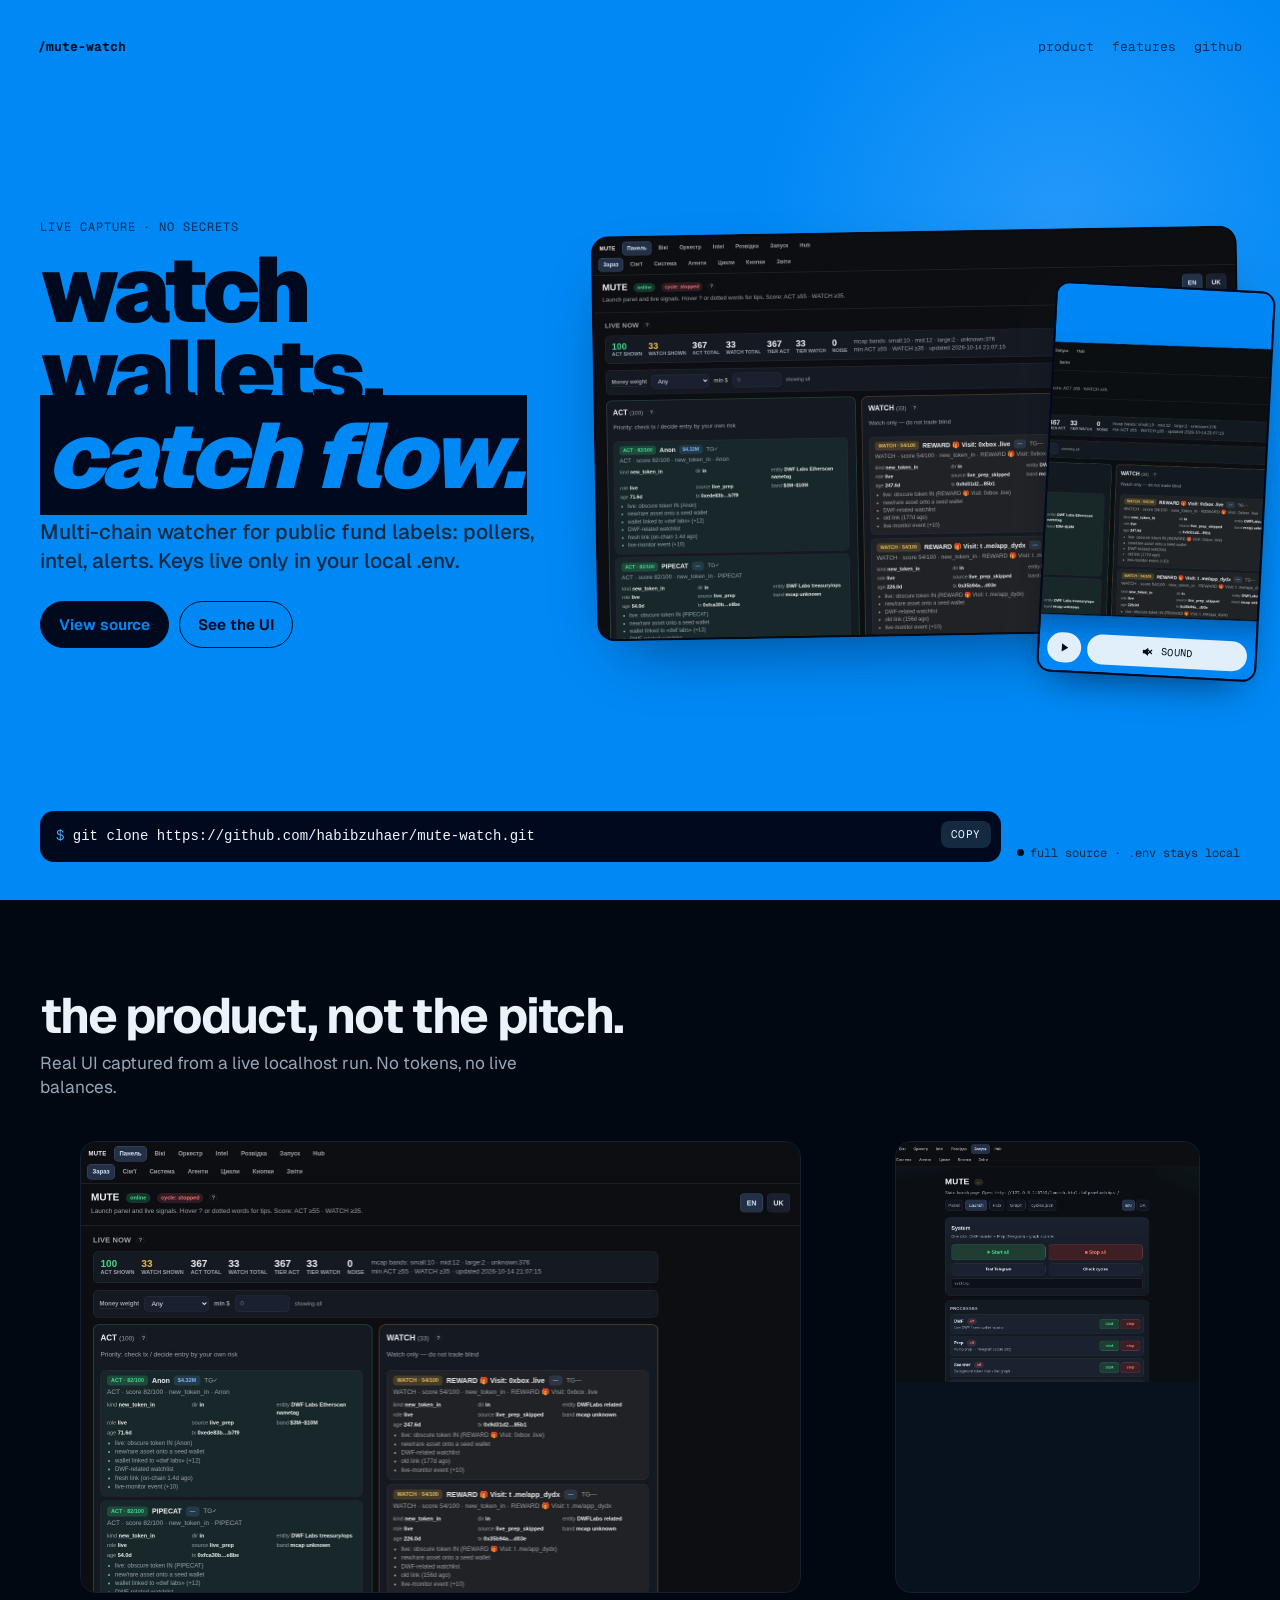
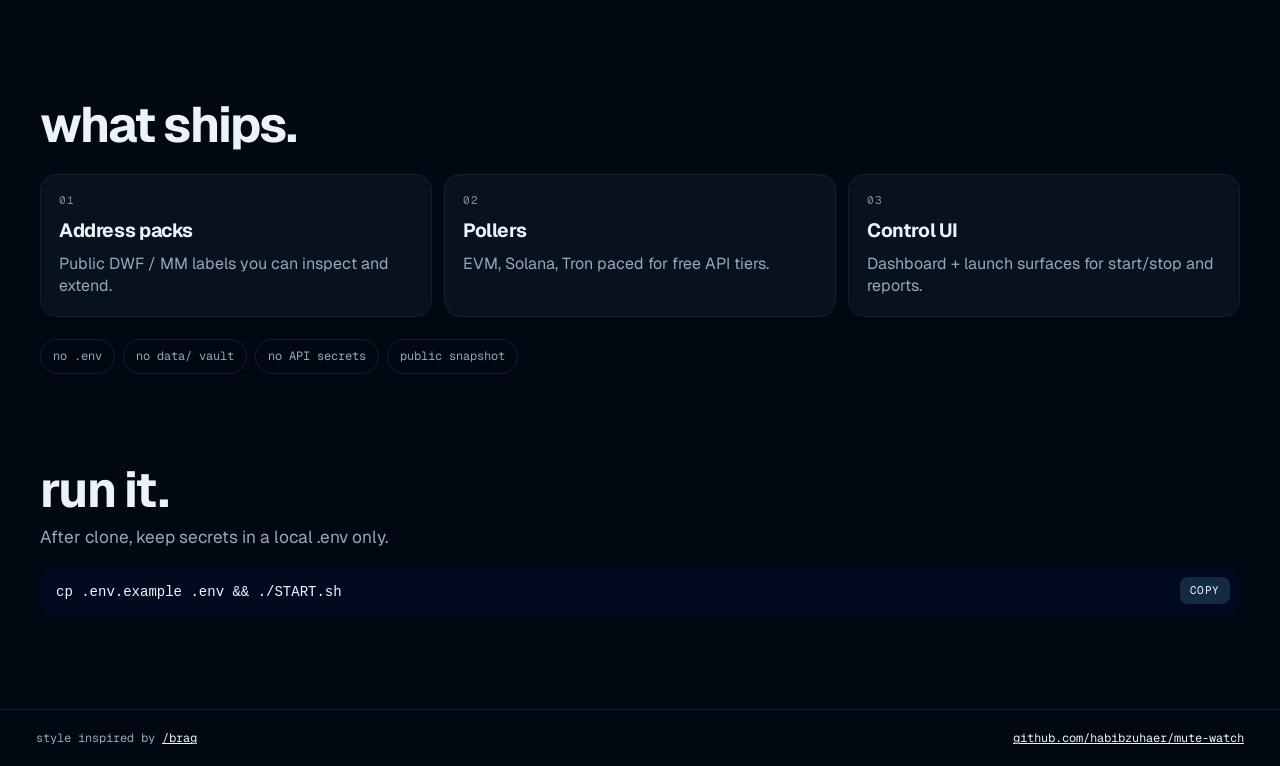
<file: docs/index.html>
<!doctype html>
<html lang="en">
<head>
<meta charset="utf-8" />
<meta name="viewport" content="width=device-width, initial-scale=1" />
<title>mute-watch — wallet flow alerts without leaking keys</title>
<meta name="description" content="Multi-chain watcher for public fund labels: pollers, intel, alerts. Keys live only in your local .env." />
<meta property="og:title" content="mute-watch — wallet flow alerts without leaking keys" />
<meta property="og:description" content="Multi-chain watcher for public fund labels: pollers, intel, alerts. Keys live only in your local .env." />
<meta property="og:image" content="assets/ui.jpg" />
<link rel="preconnect" href="https://fonts.googleapis.com" />
<link rel="preconnect" href="https://fonts.gstatic.com" crossorigin />
<link href="https://fonts.googleapis.com/css2?family=Geist:wght@400;500;600;700;900&family=Geist+Mono:wght@400;500;700&display=swap" rel="stylesheet" />
<link rel="stylesheet" href="styles.css" />
</head>
<body>
<a class="skip" href="#main">skip to content</a>
<header class="hero">
  <div class="topbar">
    <span class="mark">/mute-watch</span>
    <nav>
      <a href="#product">product</a>
      <a href="#features">features</a>
      <a href="https://github.com/habibzuhaer/mute-watch" target="_blank" rel="noopener">github</a>
    </nav>
  </div>
  <div class="hero-main" id="main">
    <div>
      <p class="kicker">live capture · no secrets</p>
      <h1>watch wallets.<br/><span class="emph">catch flow.</span></h1>
      <p class="lead">Multi-chain watcher for public fund labels: pollers, intel, alerts. Keys live only in your local .env.</p>
      <div class="ctas">
        <a class="btn primary" href="https://github.com/habibzuhaer/mute-watch">View source</a>
        <a class="btn ghost" href="#product">See the UI</a>
      </div>
    </div>
    <div class="stage">
      <div class="stage-frame"><img src="assets/ui.jpg" alt="mute-watch UI" /></div>
      <div class="float-vid">
        <video id="hero-vid" src="assets/brag.mp4" poster="assets/hero-poster.jpg" muted loop playsinline preload="auto"></video>
        <div class="vid-btns">
          <button id="hero-playback" type="button" aria-label="play video">
            <svg class="icon-play" viewBox="0 0 24 24" fill="currentColor"><path d="M8 5v14l11-7z"/></svg>
            <svg class="icon-pause" viewBox="0 0 24 24" fill="currentColor"><path d="M6 5h4v14H6zm8 0h4v14h-4z"/></svg>
          </button>
          <button id="hero-mute" class="mute" type="button" aria-label="unmute">
            <svg class="icon-muted" viewBox="0 0 24 24" fill="currentColor"><path d="M3 9v6h4l5 4V5L7 9H3zm13.59 3l2.7-2.7-1.41-1.42L15.17 10.6 12.46 7.88l-1.41 1.41 2.71 2.71-2.71 2.71 1.41 1.41 2.71-2.7 2.71 2.7 1.41-1.41-2.7-2.7z"/></svg>
            <svg class="icon-sound" viewBox="0 0 24 24" fill="currentColor"><path d="M3 9v6h4l5 4V5L7 9H3zm10.5 3a4.5 4.5 0 00-2.5-4.03v8.05A4.5 4.5 0 0013.5 12z"/></svg>
            <span>sound</span>
          </button>
        </div>
      </div>
    </div>
  </div>
  <div class="hero-foot">
    <pre class="install"><button class="copy" type="button" data-copy="git clone https://github.com/habibzuhaer/mute-watch.git">copy</button><code><span class="prompt">$</span> git clone https://github.com/habibzuhaer/mute-watch.git</code></pre>
    <div class="meta"><span class="dot"></span>full source · .env stays local</div>
  </div>
</header>

<section class="band" id="product"><div class="inner">
  <h2>the product, not the pitch.</h2>
  <p class="intro">Real UI captured from a live localhost run. No tokens, no live balances.</p>
  <div class="shots">
    <figure class="shot"><img src="assets/ui.jpg" alt="main UI" /></figure>
    <figure class="shot"><img src="assets/ui2.jpg" alt="secondary UI" /></figure>
  </div>
</div></section>

<section class="band" id="features"><div class="inner">
  <h2>what ships.</h2>
  <div class="grid3">
    <article class="card"><div class="n">01</div><h3>Address packs</h3><p>Public DWF / MM labels you can inspect and extend.</p></article>
    <article class="card"><div class="n">02</div><h3>Pollers</h3><p>EVM, Solana, Tron paced for free API tiers.</p></article>
    <article class="card"><div class="n">03</div><h3>Control UI</h3><p>Dashboard + launch surfaces for start/stop and reports.</p></article>
  </div>
  <div class="safe">
    <span class="pill">no .env</span>
    <span class="pill">no data/ vault</span>
    <span class="pill">no API secrets</span>
    <span class="pill">public snapshot</span>
  </div>
</div></section>

<section class="band"><div class="inner">
  <h2>run it.</h2>
  <p class="intro">After clone, keep secrets in a local .env only.</p>
  <pre class="install" style="margin-top:18px"><button class="copy" type="button" data-copy="cp .env.example .env && ./START.sh">copy</button><code>cp .env.example .env && ./START.sh</code></pre>
</div></section>

<footer class="foot">
  <span>style inspired by <a href="https://github.com/latent-spaces/brag">/brag</a></span>
  <span><a href="https://github.com/habibzuhaer/mute-watch">github.com/habibzuhaer/mute-watch</a></span>
</footer>
<script src="main.js"></script>
</body></html>
</file>
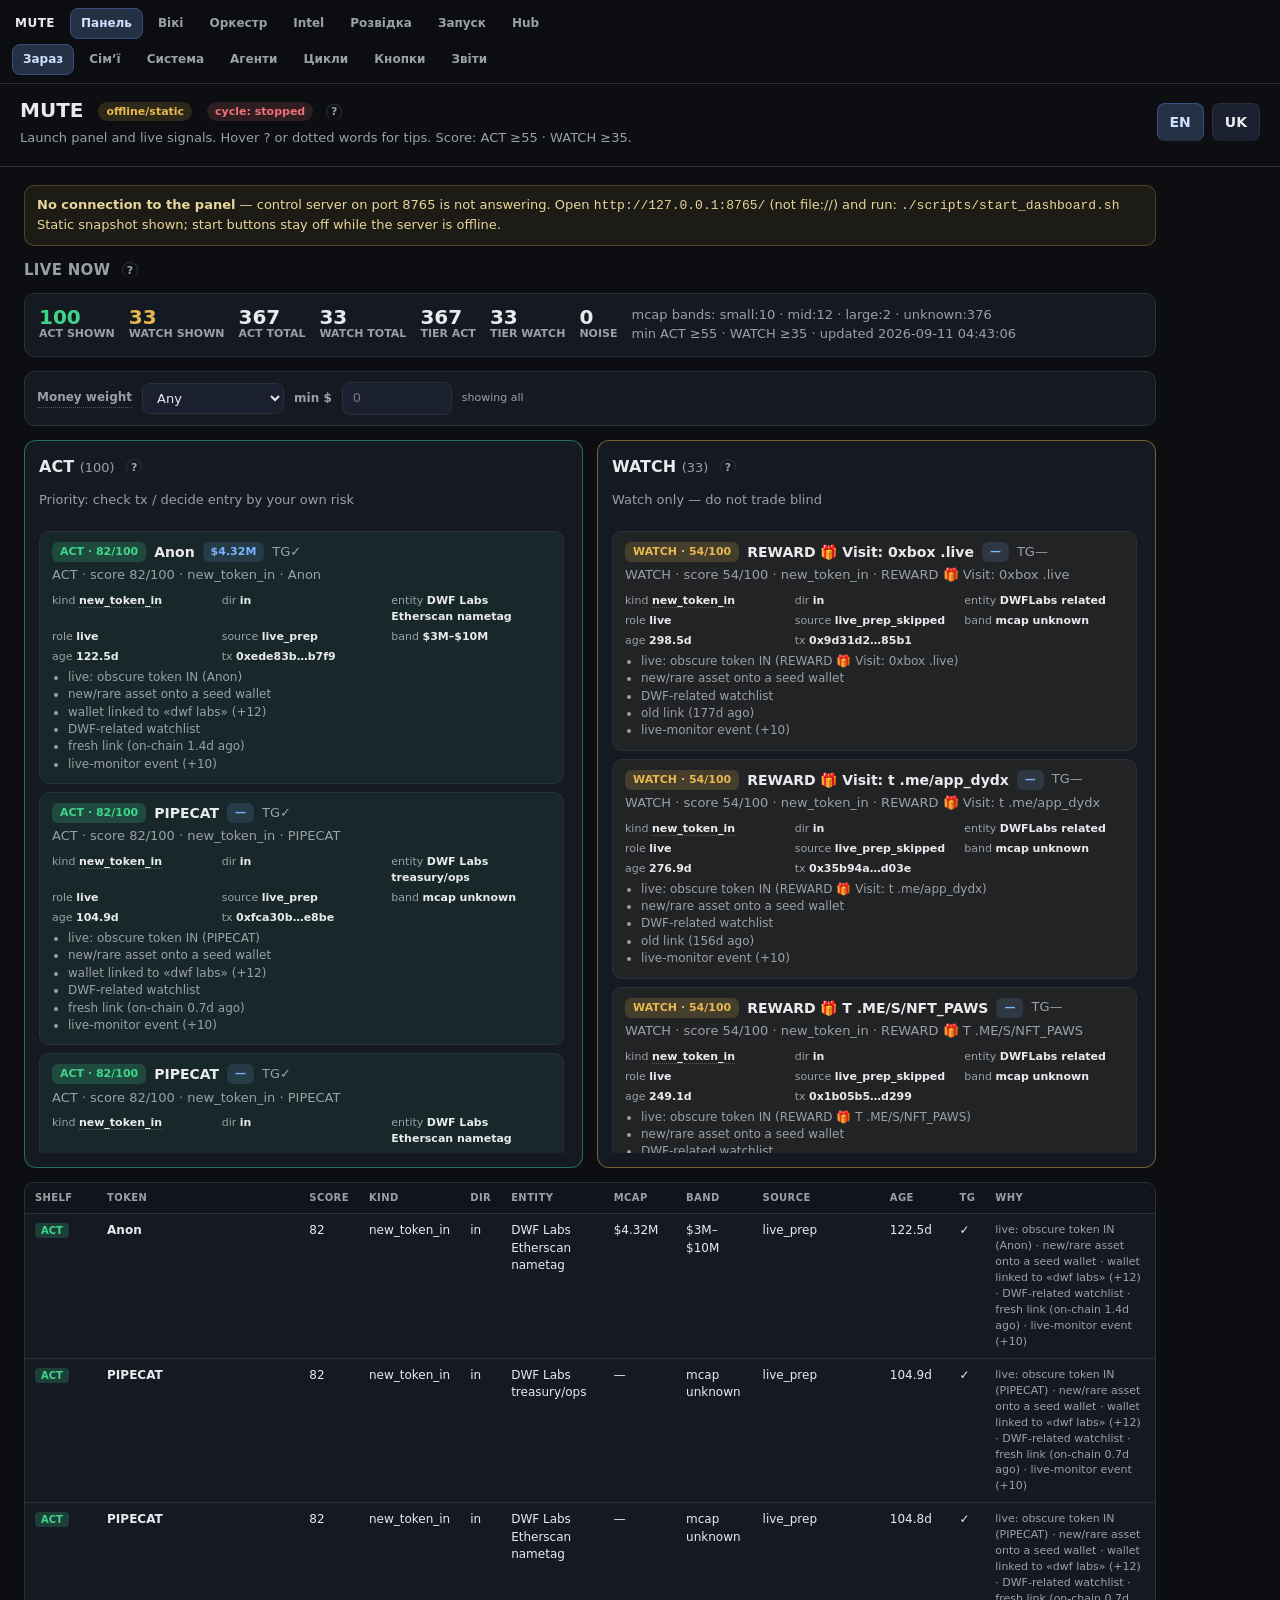
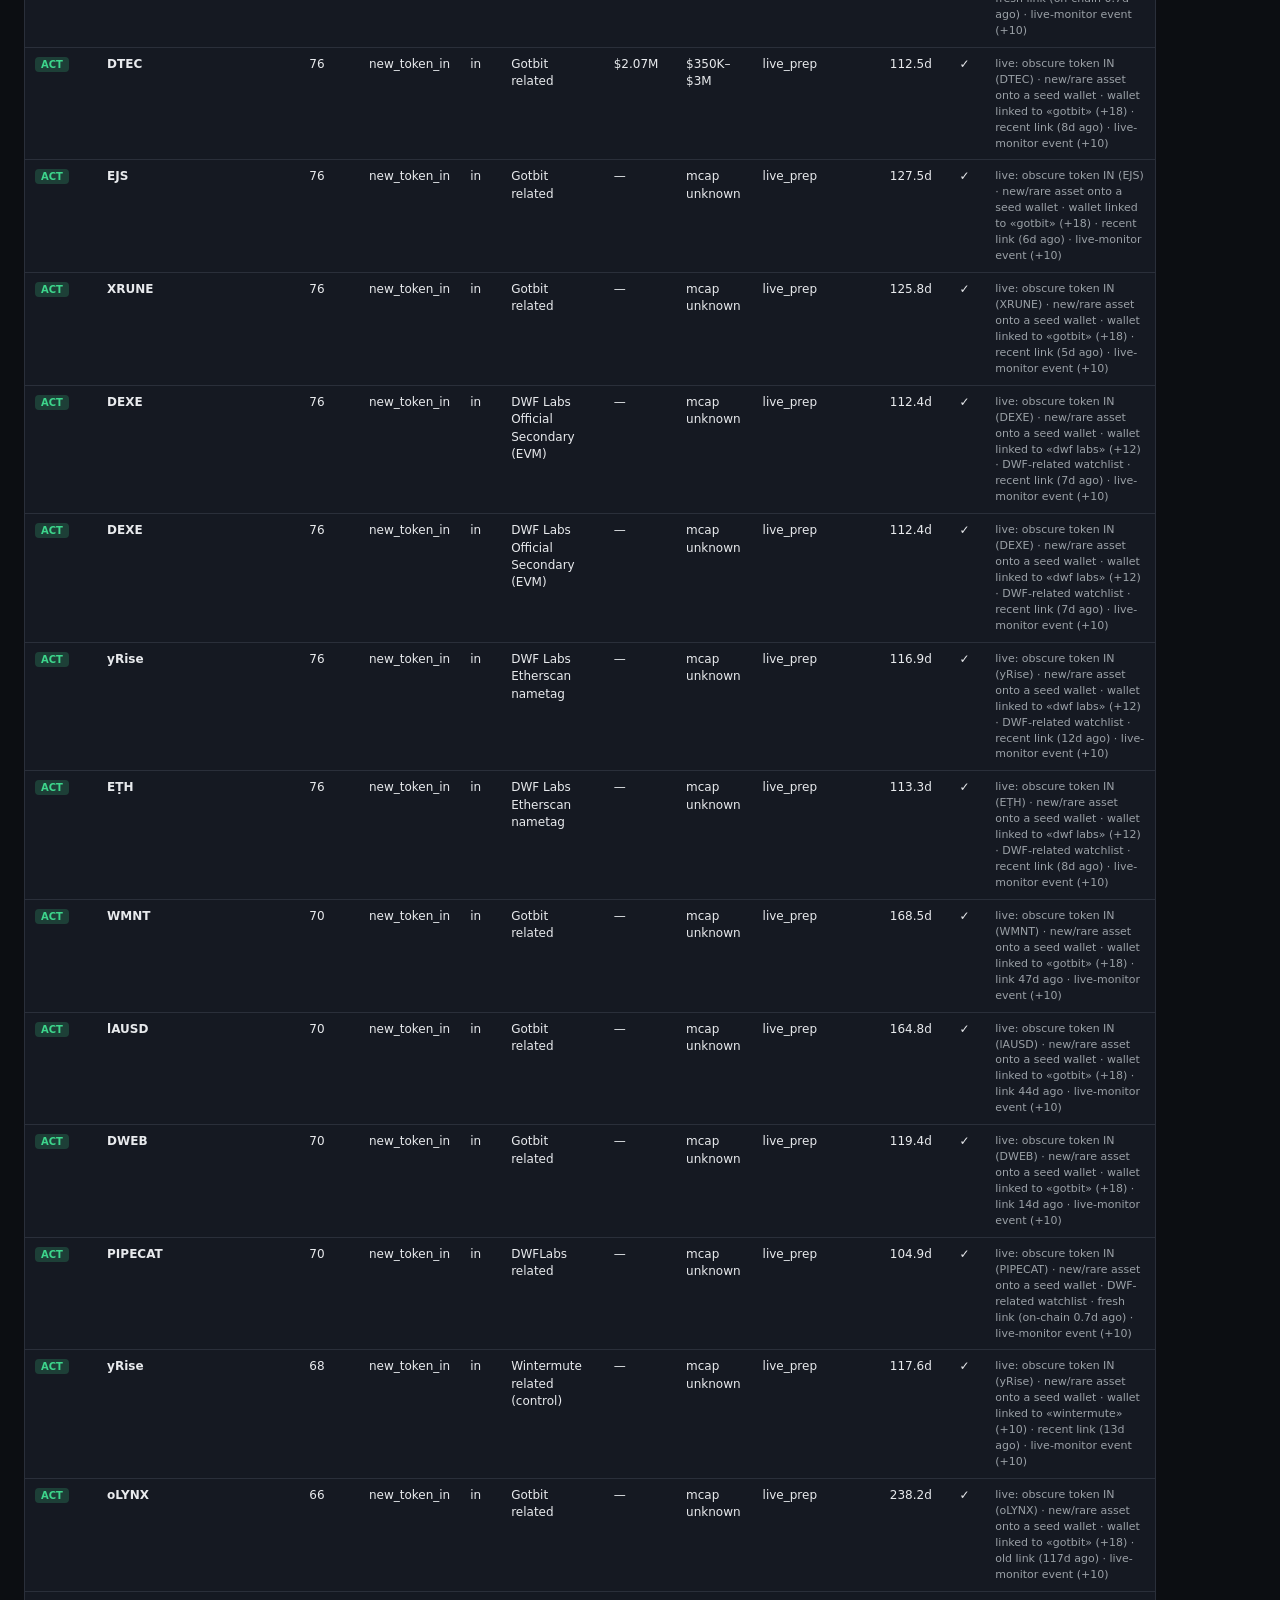
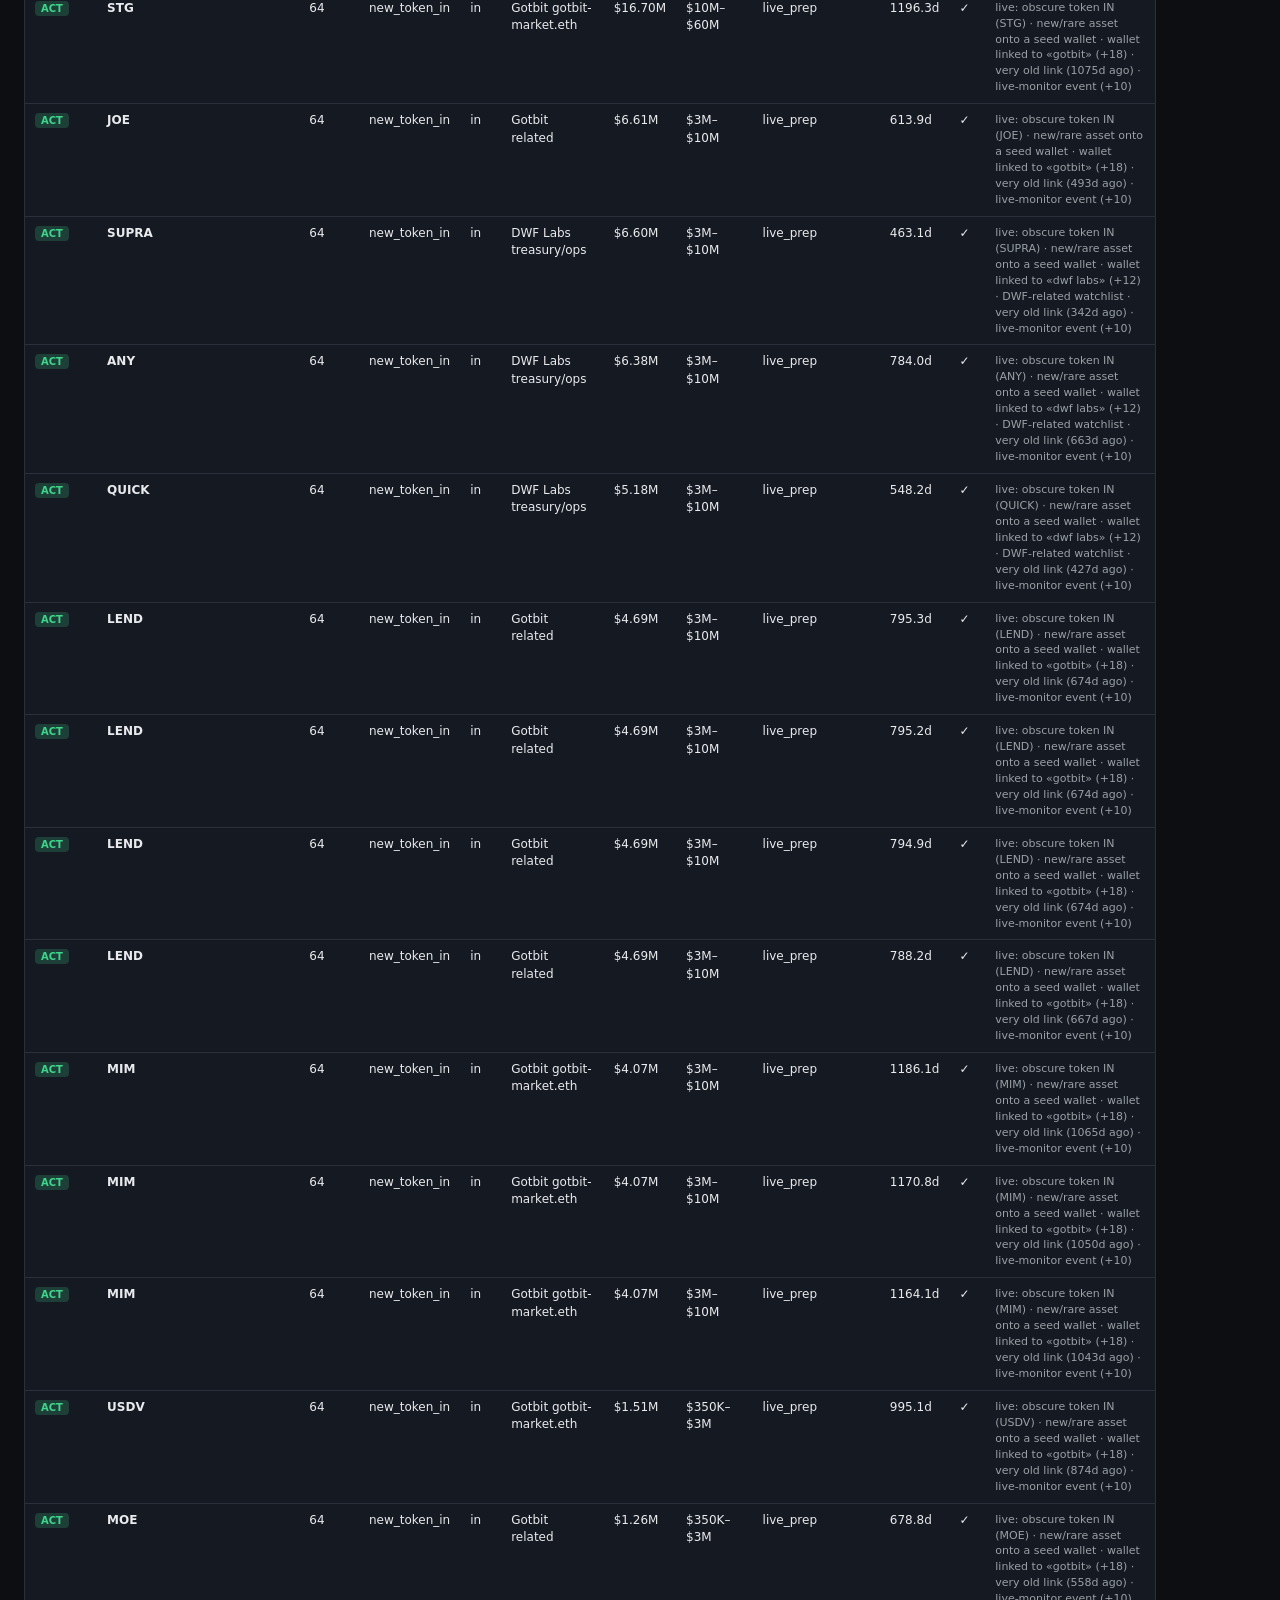
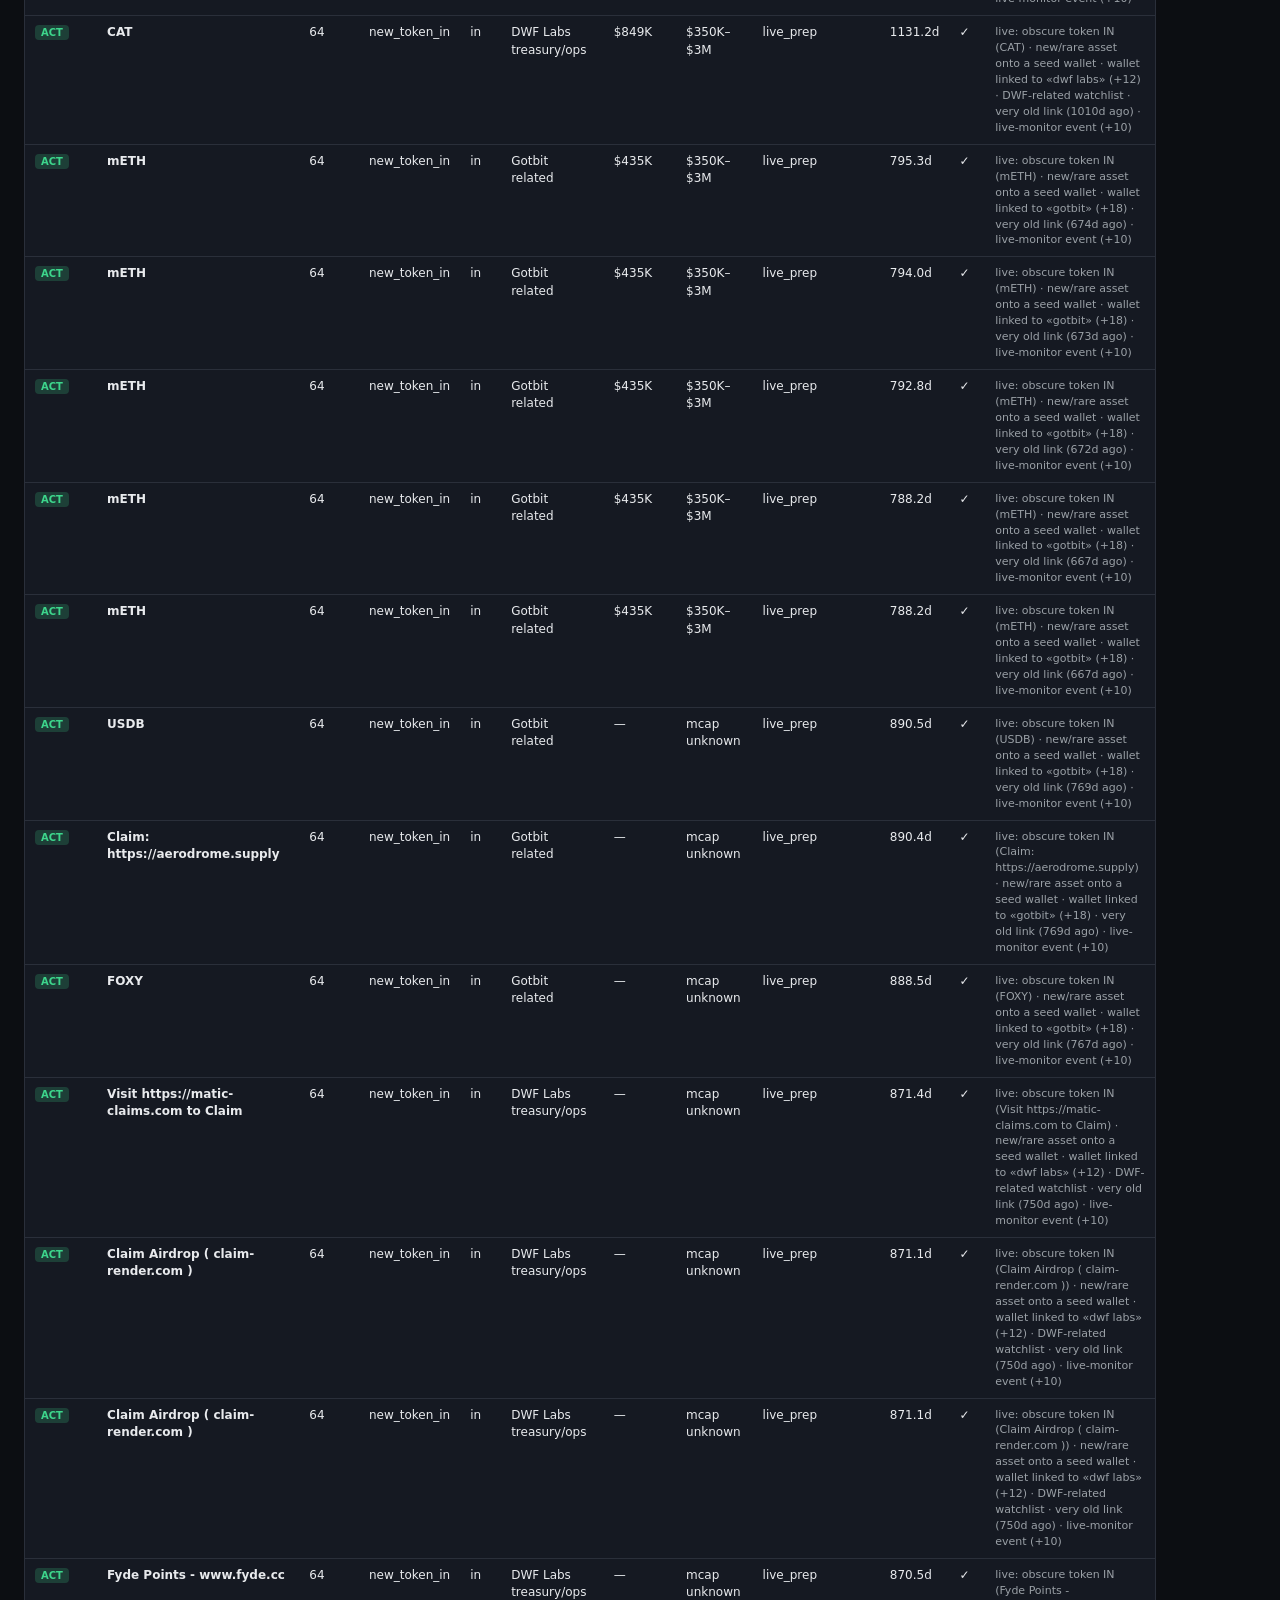
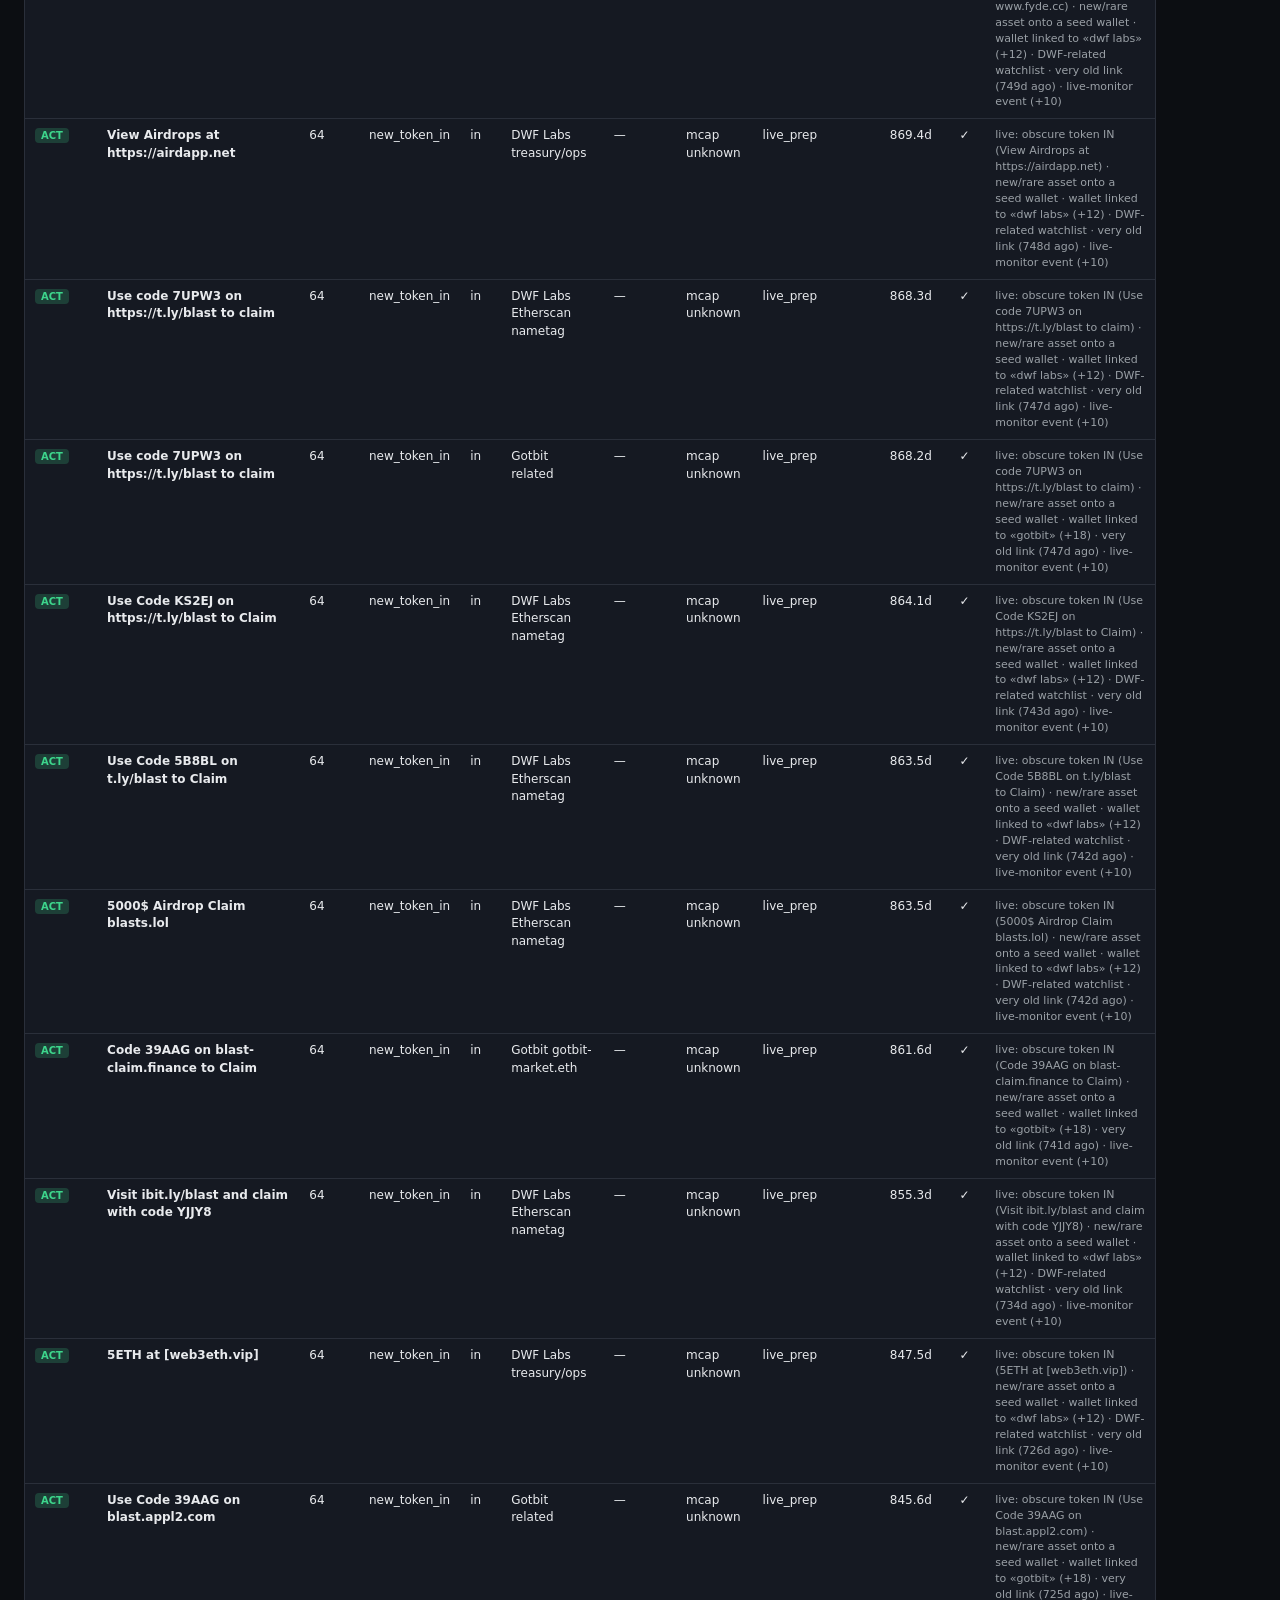
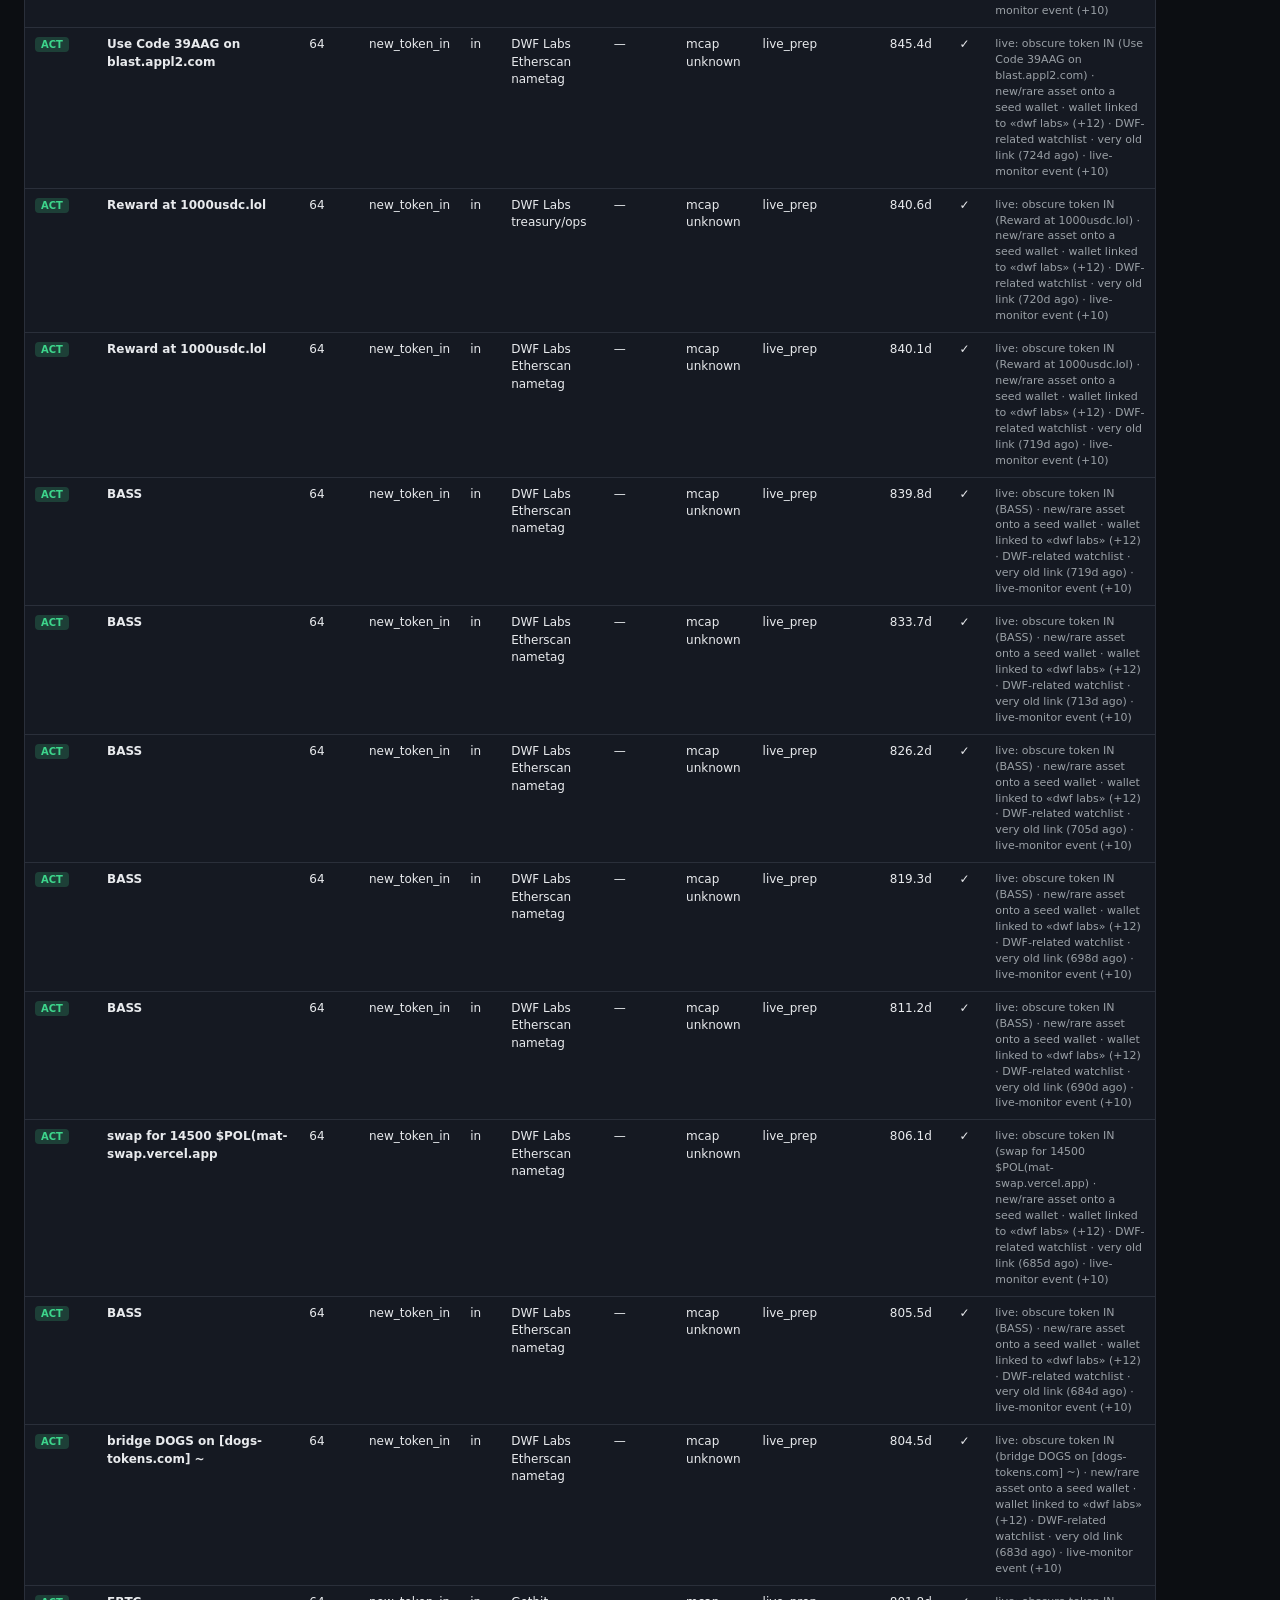
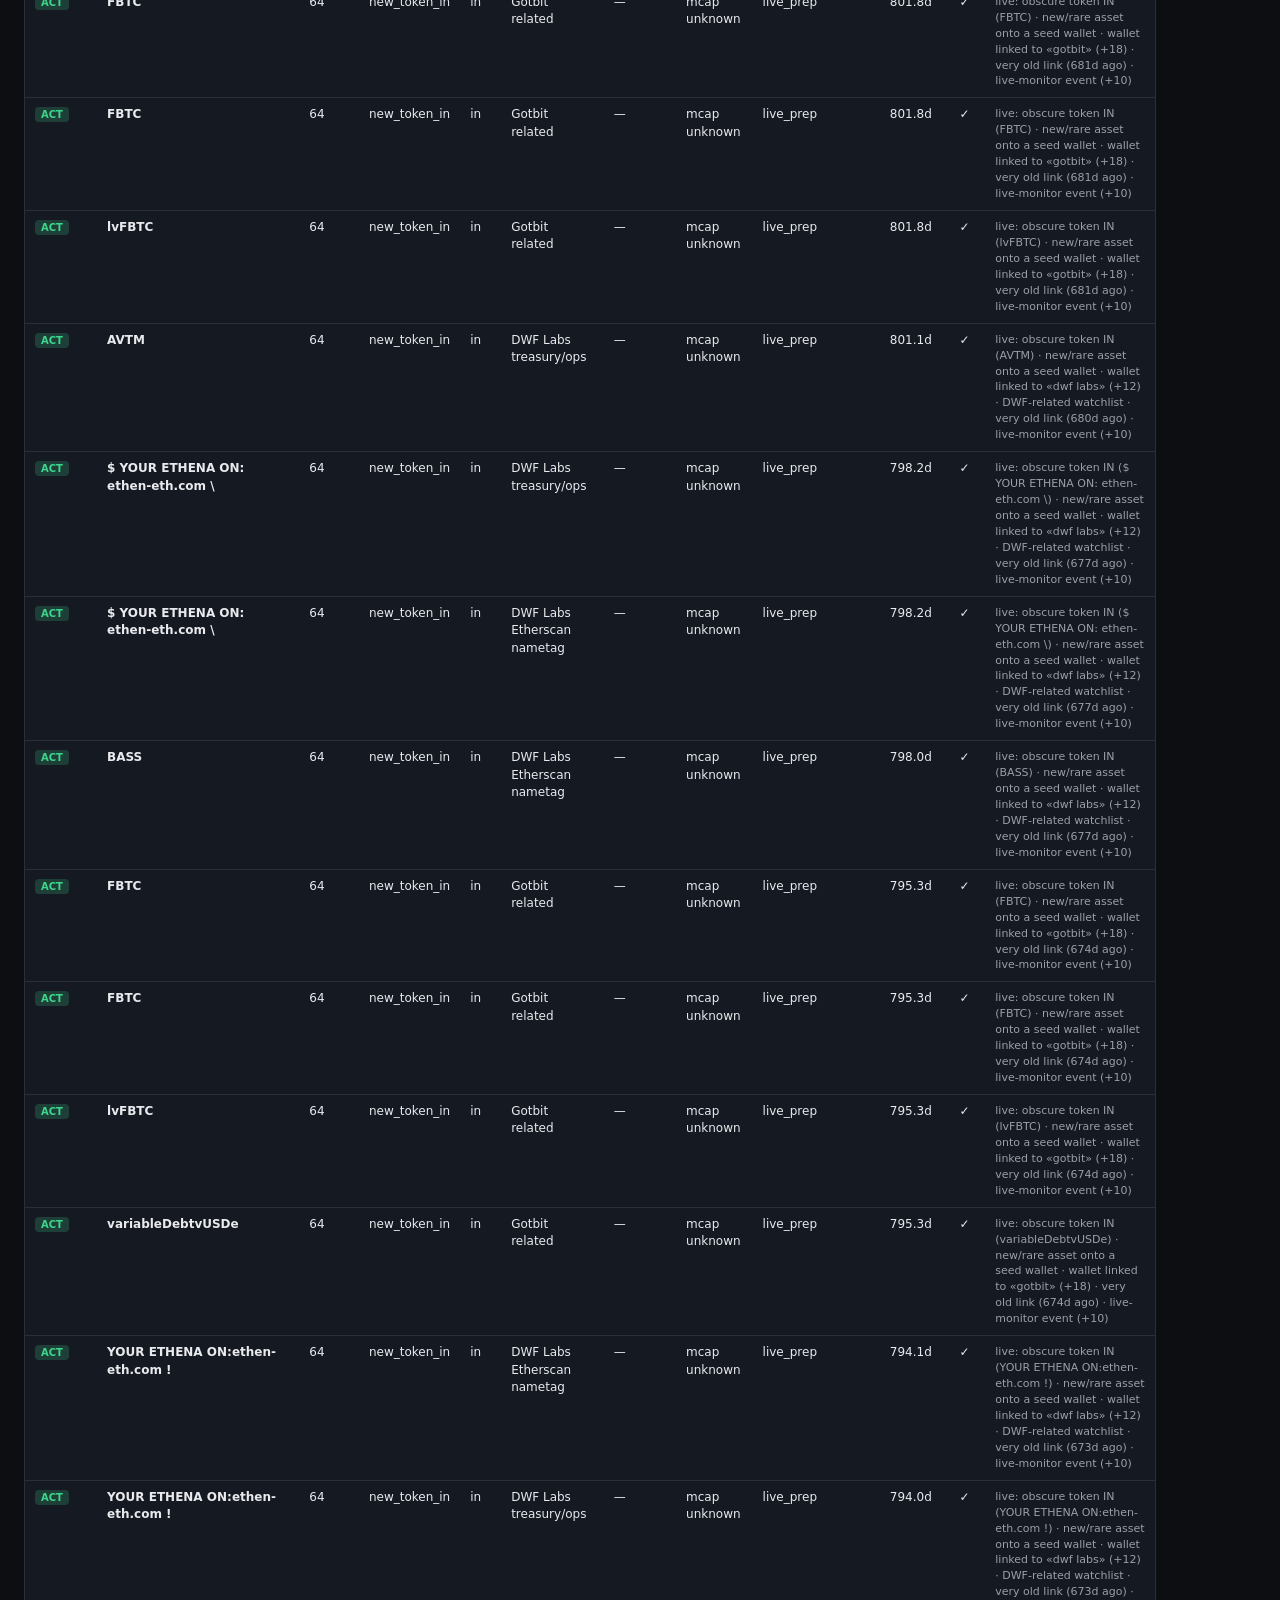
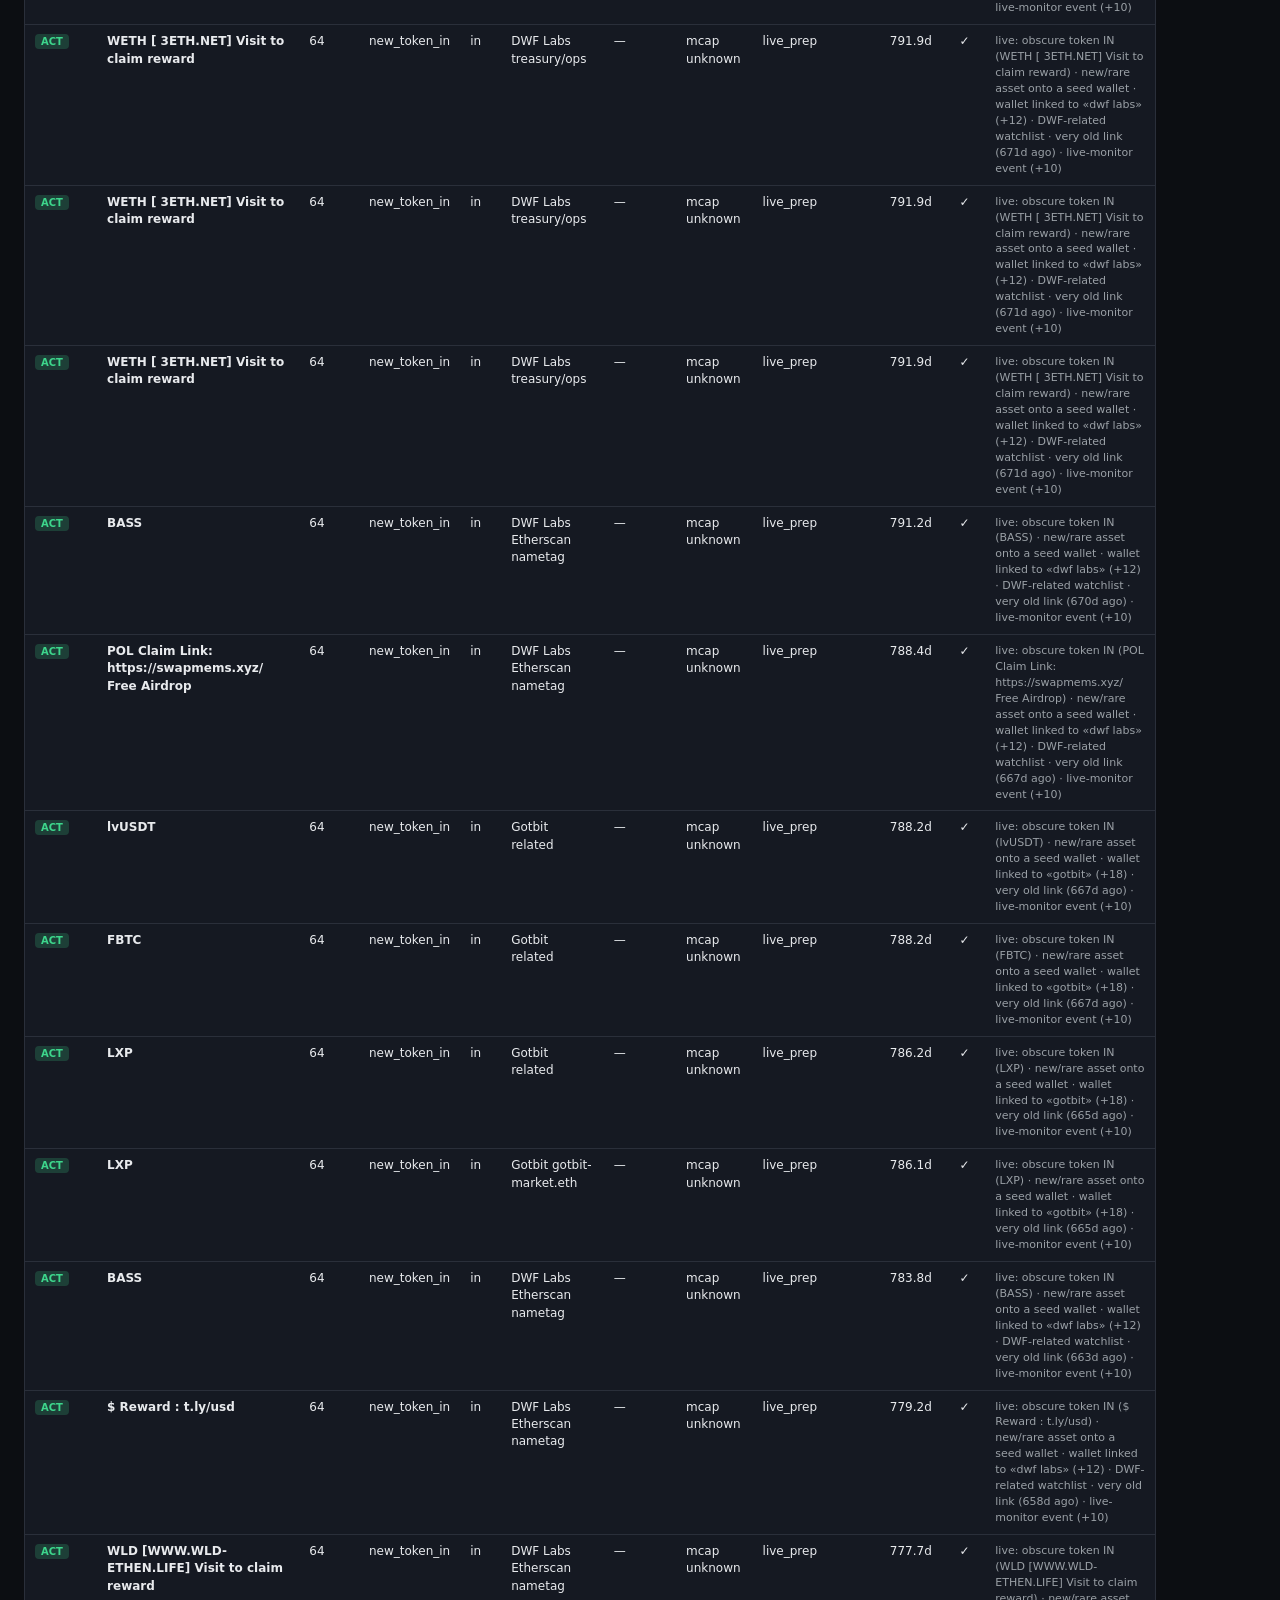
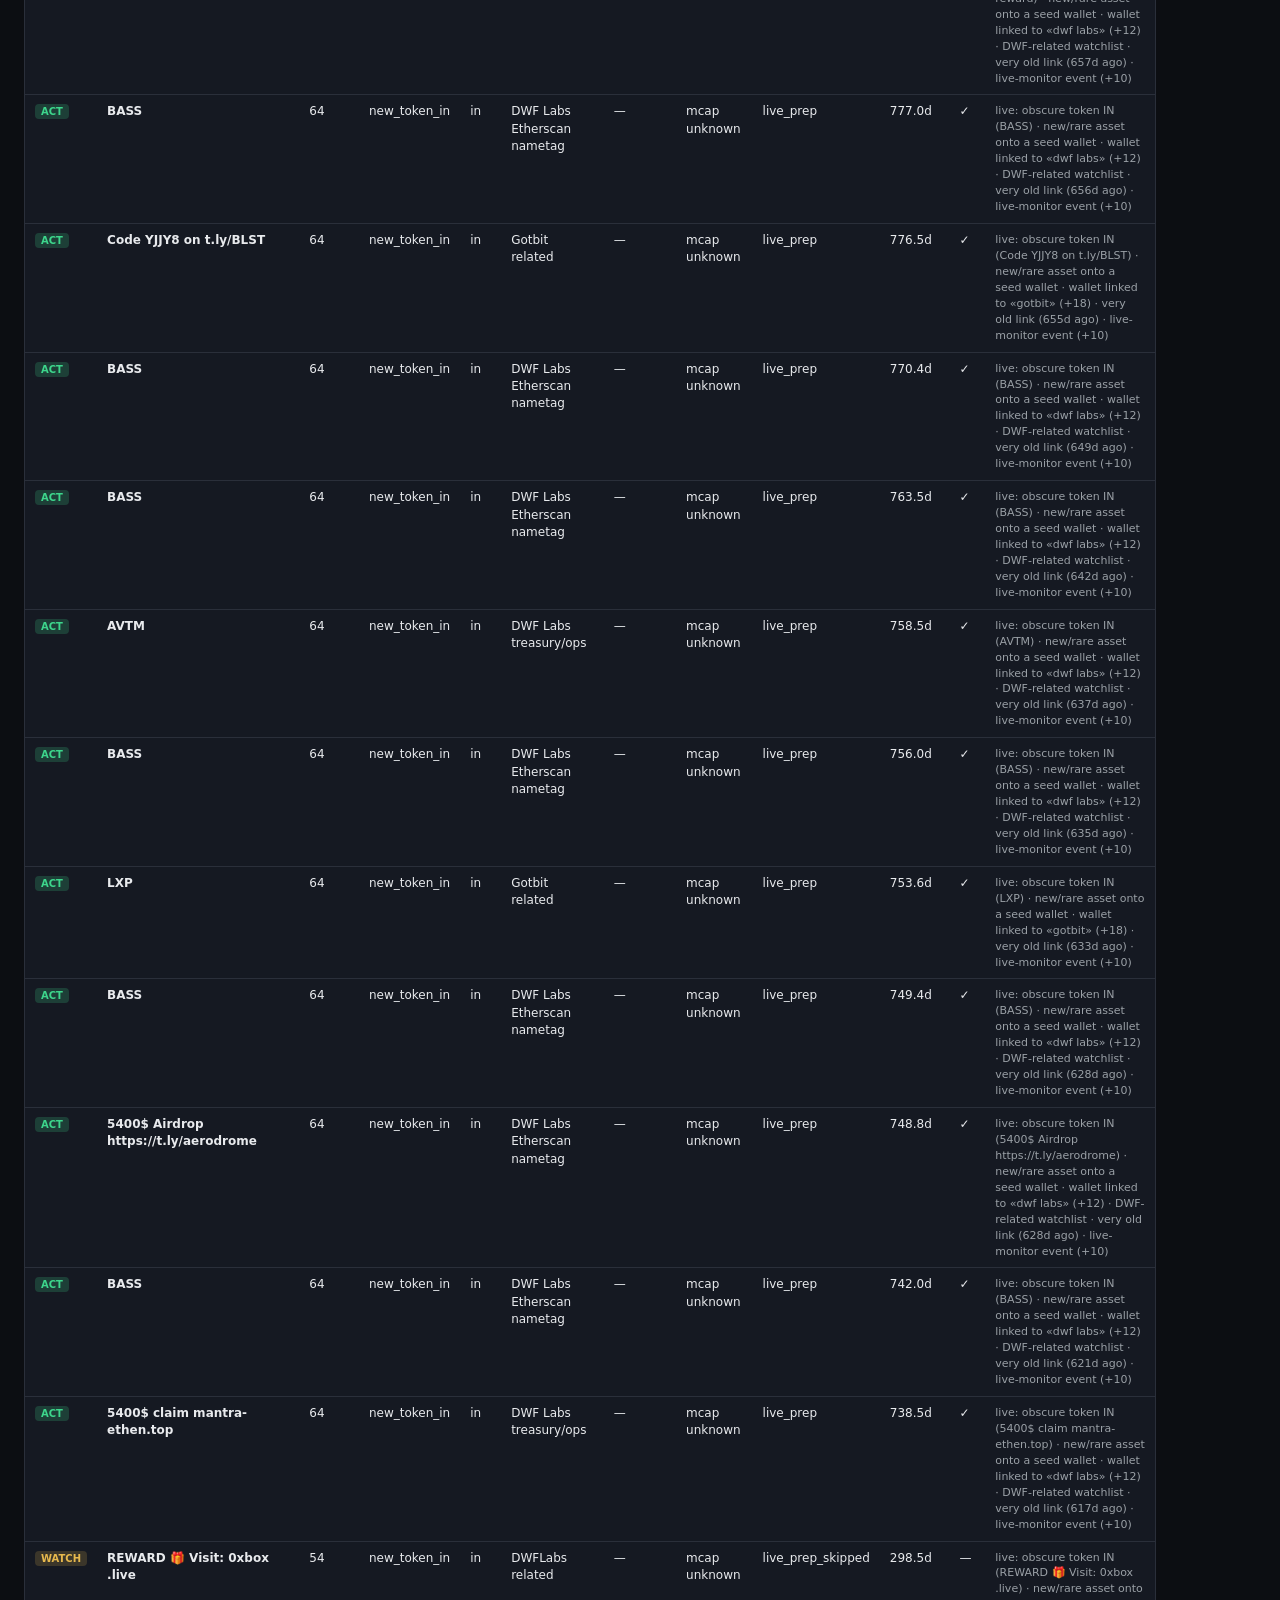
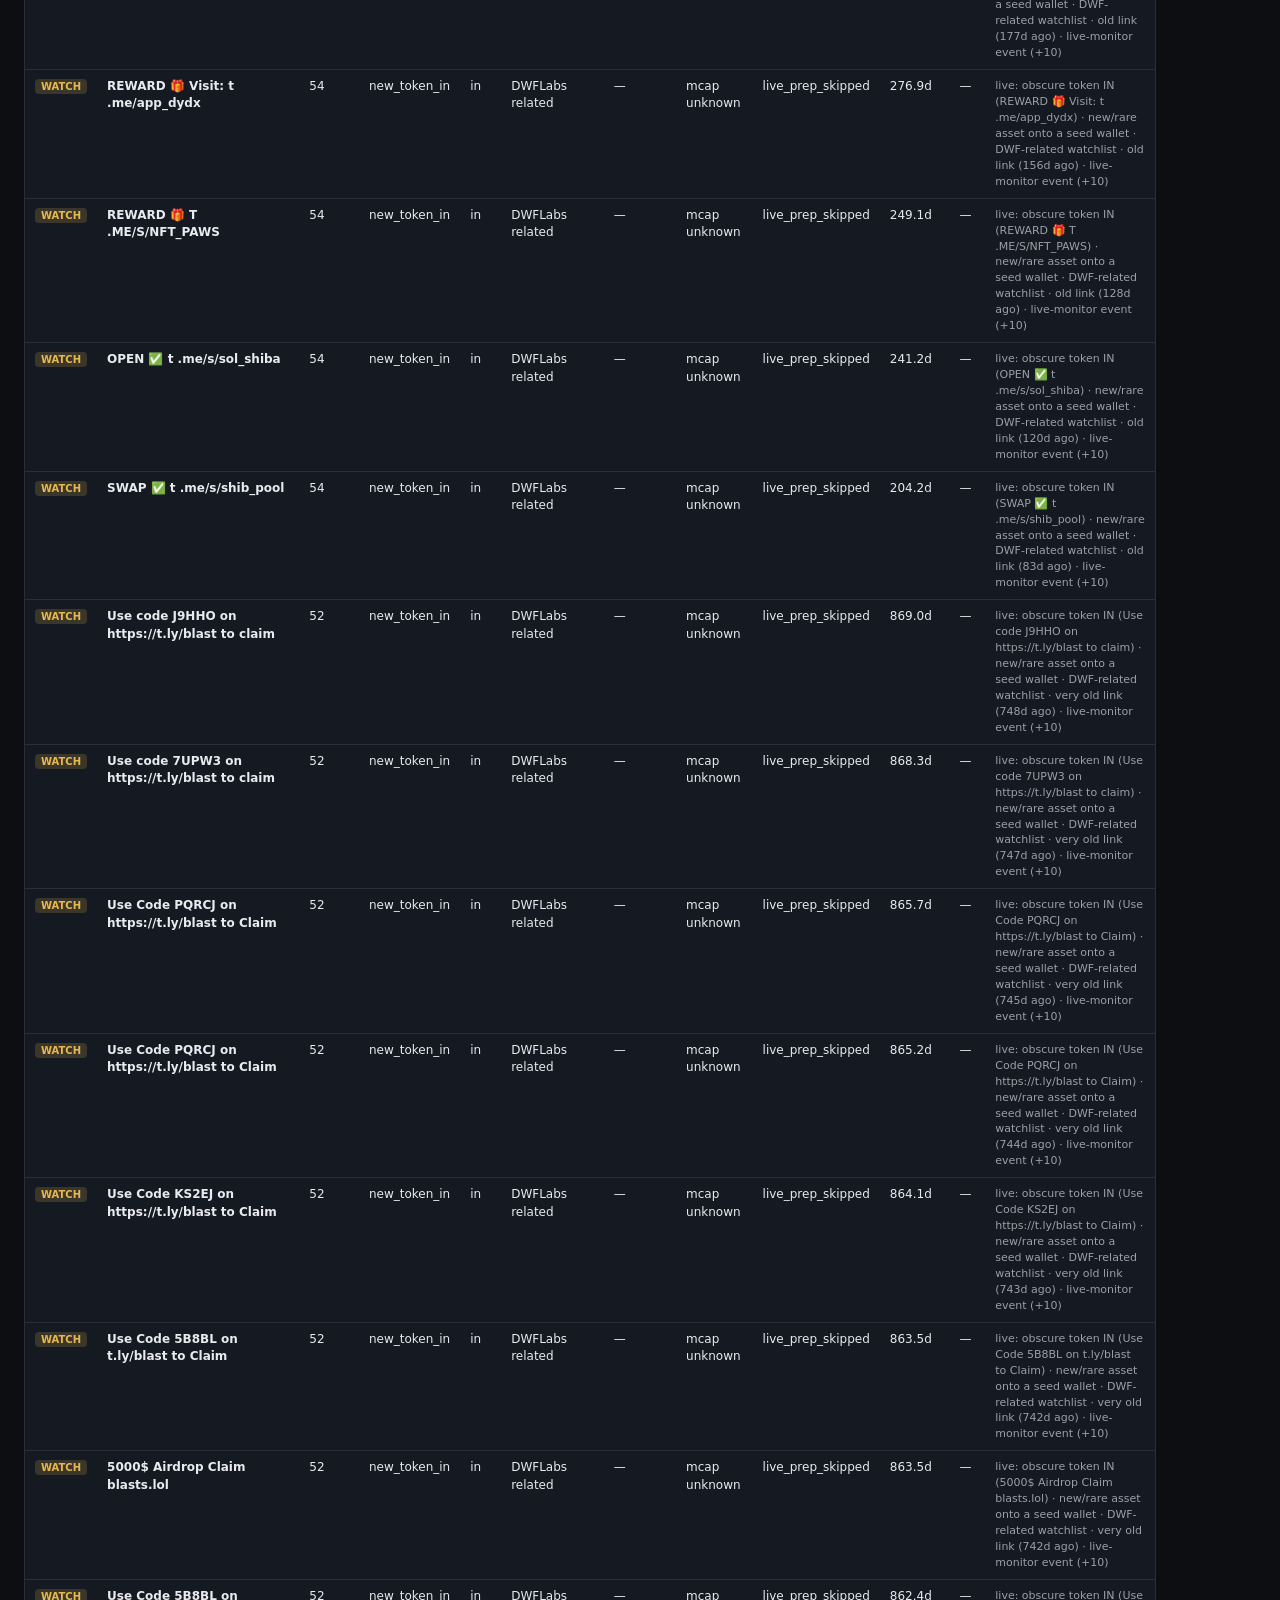
<file: out/index.html>
<!DOCTYPE html>
<html lang="ru">
<head>
<meta charset="utf-8"/>
<meta http-equiv="refresh" content="0; url=dashboard.html"/>
<title>MUTE → dashboard</title>
<script>
// Prefer live control panel when server is up
fetch('http://127.0.0.1:8765/api/status',{cache:'no-store'})
  .then(() => { location.href = 'http://127.0.0.1:8765/'; })
  .catch(() => { location.href = 'dashboard.html'; });
</script>
</head>
<body style="font-family:system-ui;background:#0c0e12;color:#9aa0a6;padding:24px">
Переход на панель… <a href="dashboard.html" style="color:#7cb3ff">dashboard.html</a>
· <a href="http://127.0.0.1:8765/" style="color:#7cb3ff">http://127.0.0.1:8765/</a>
</body>
</html>
</file>
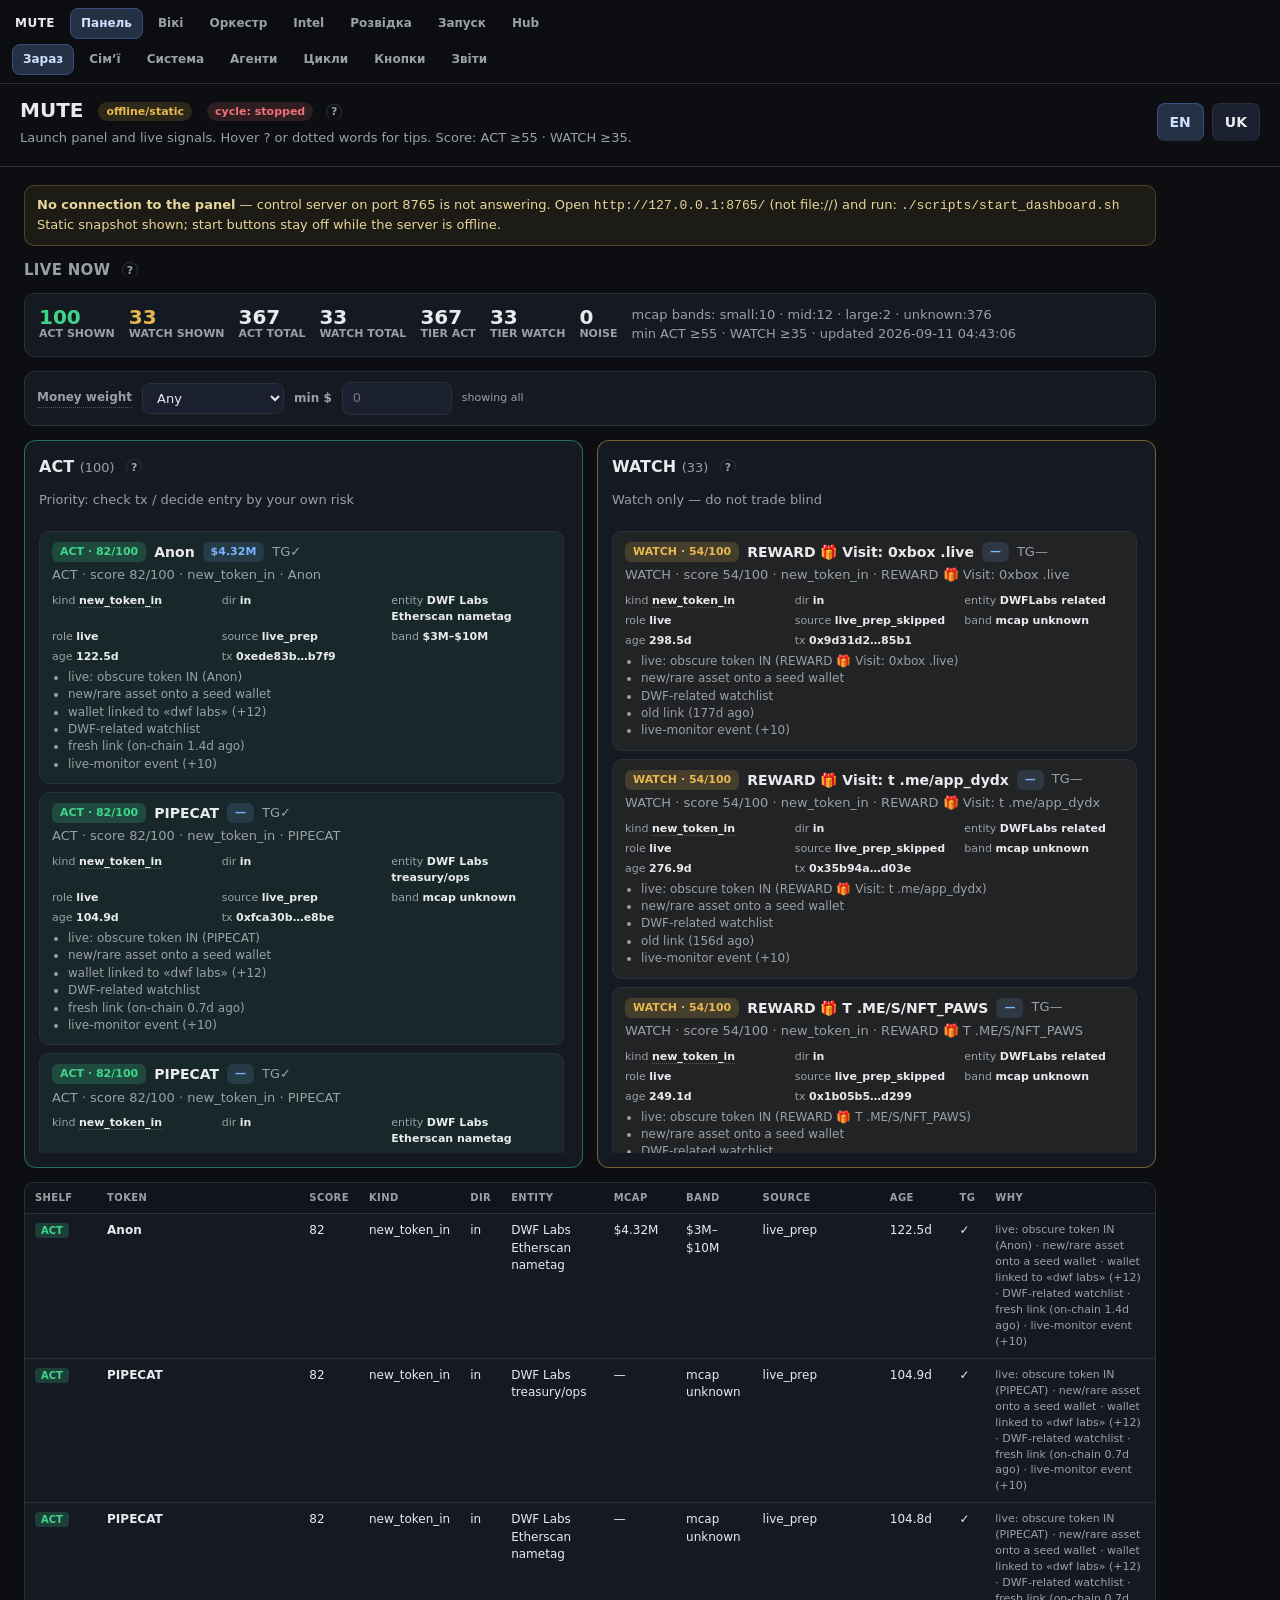
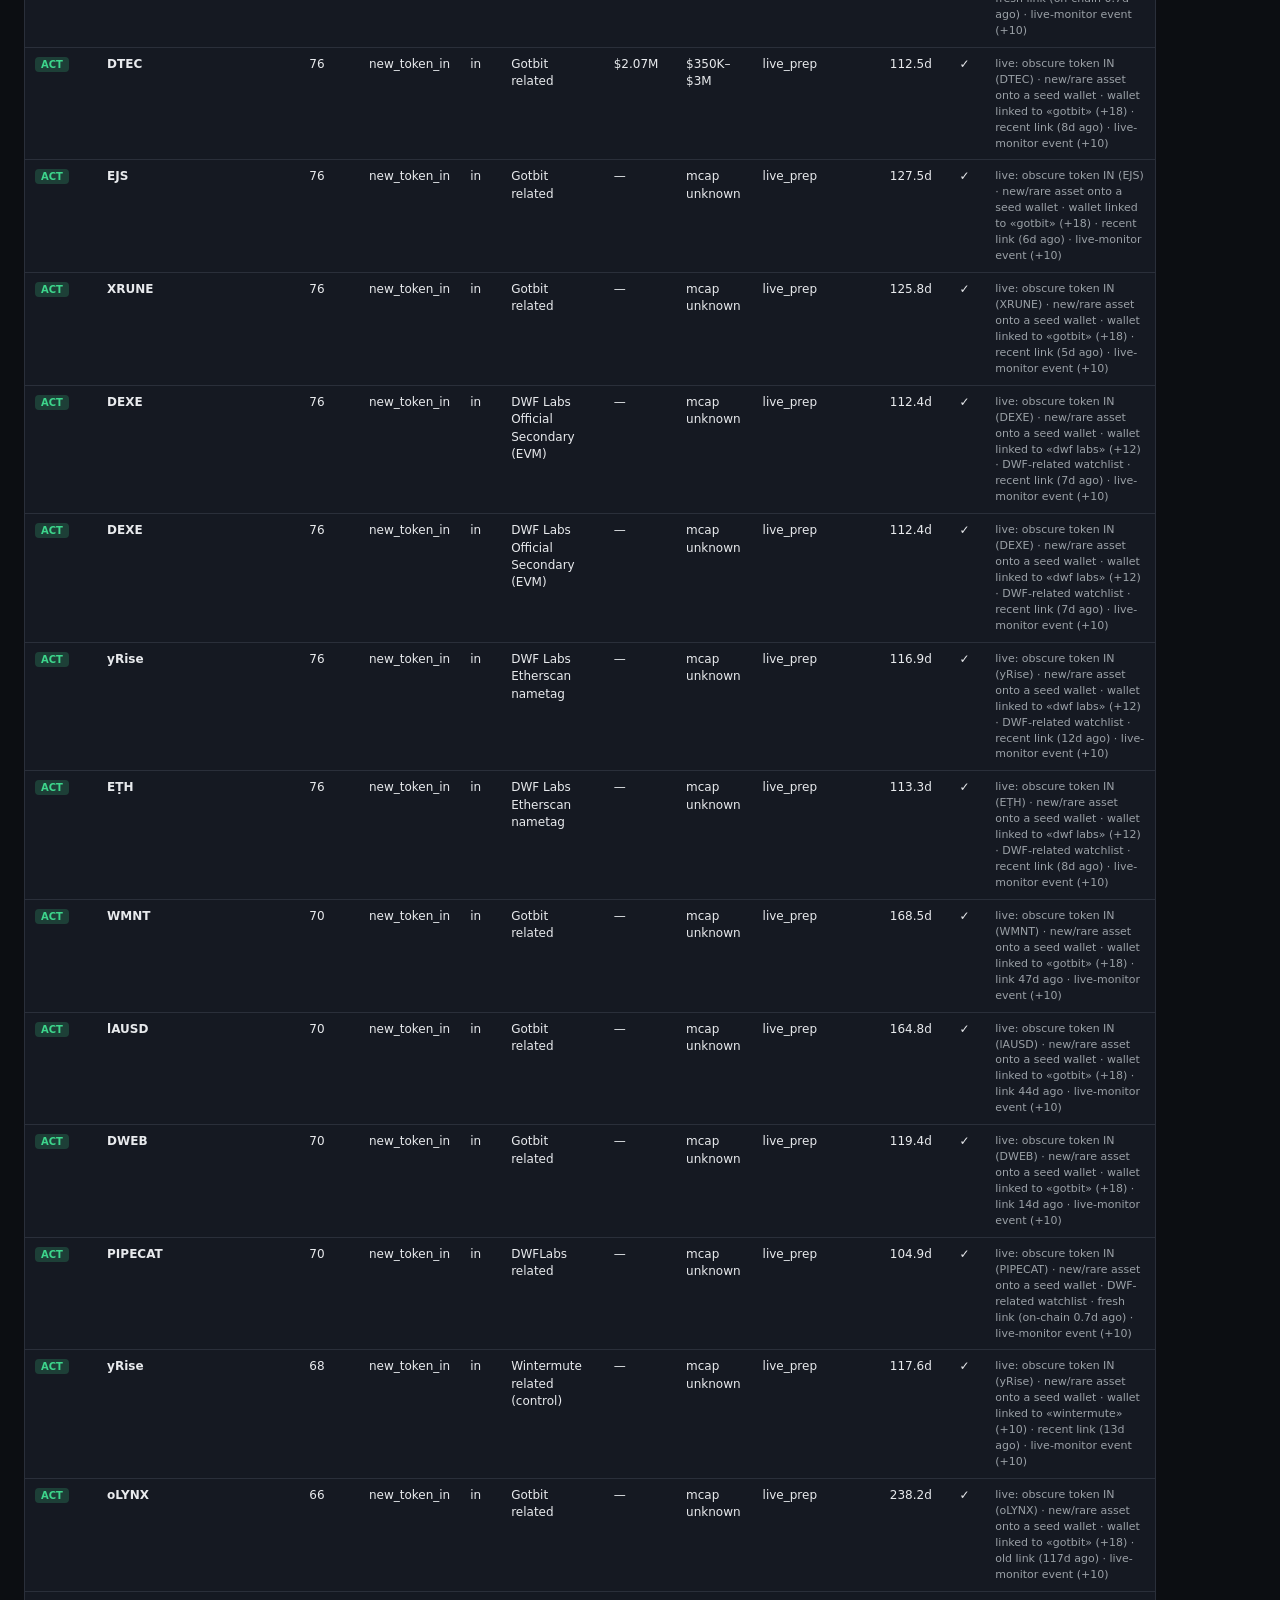
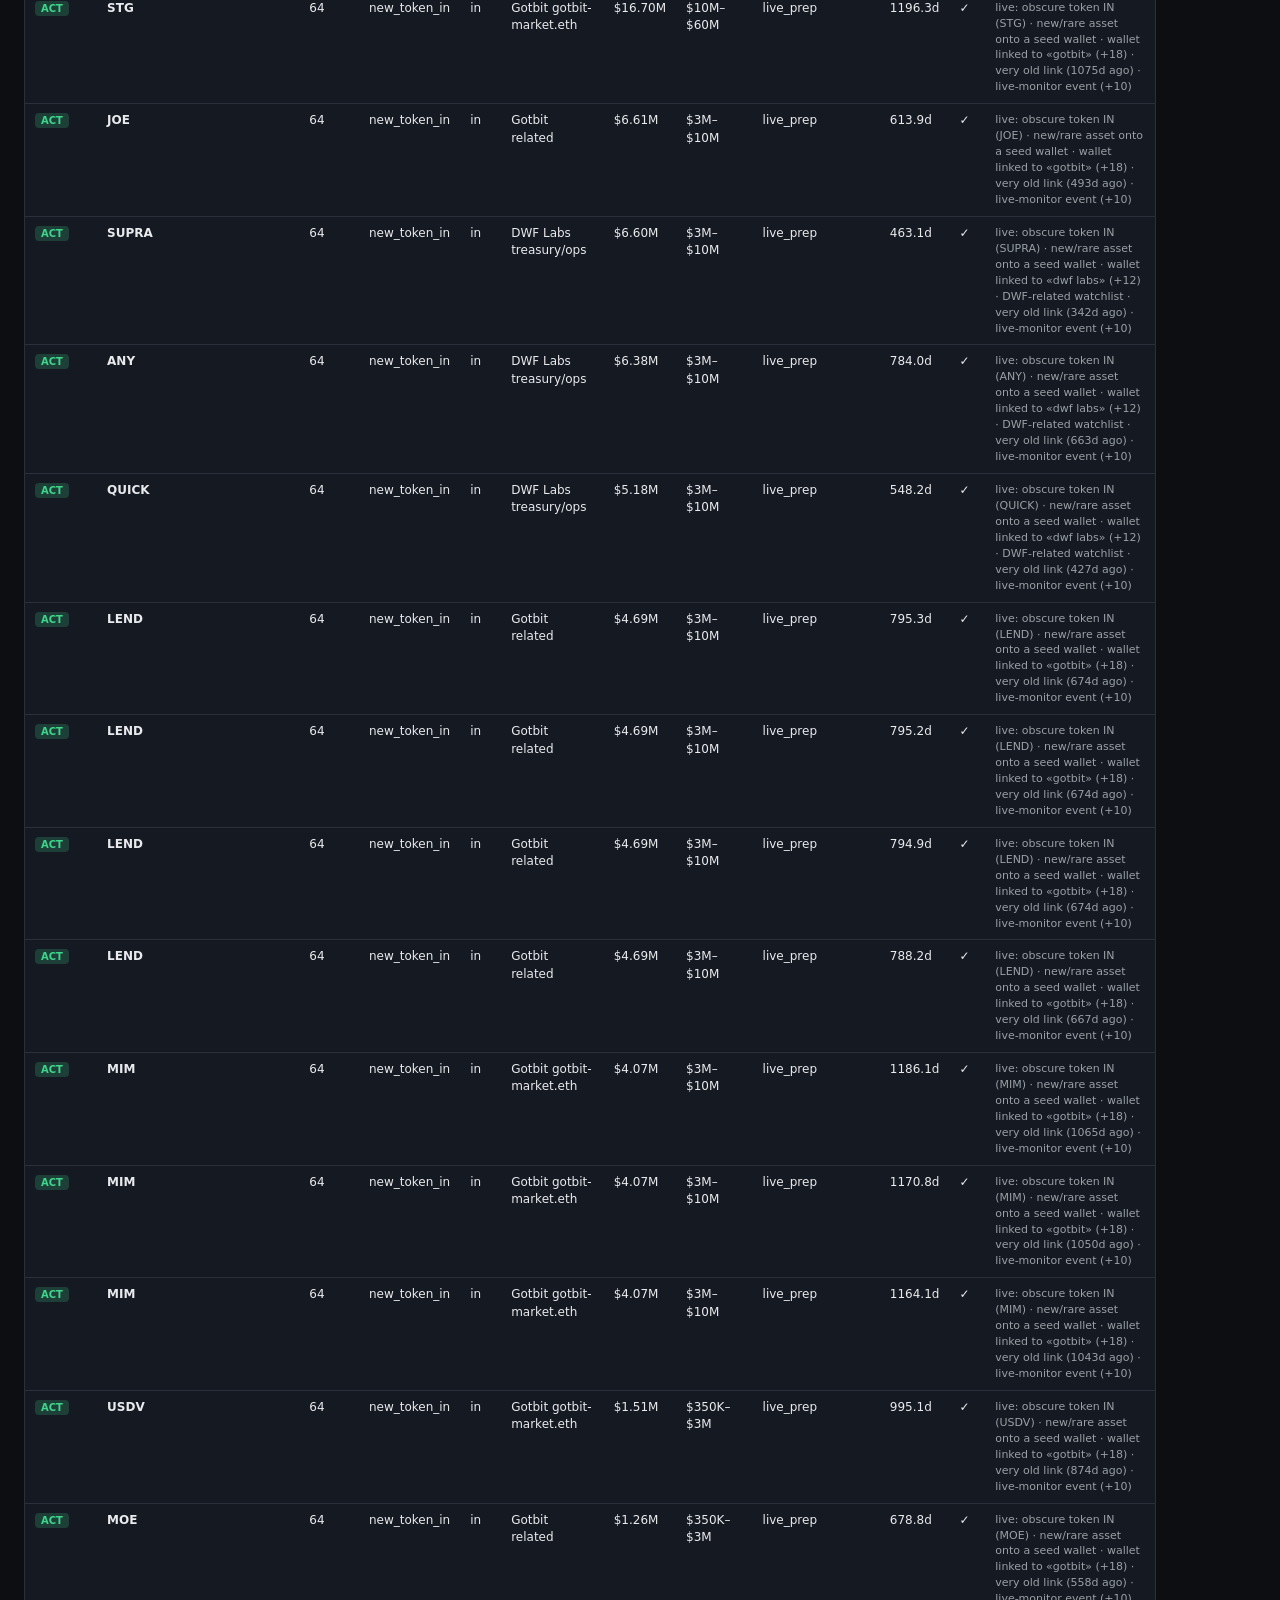
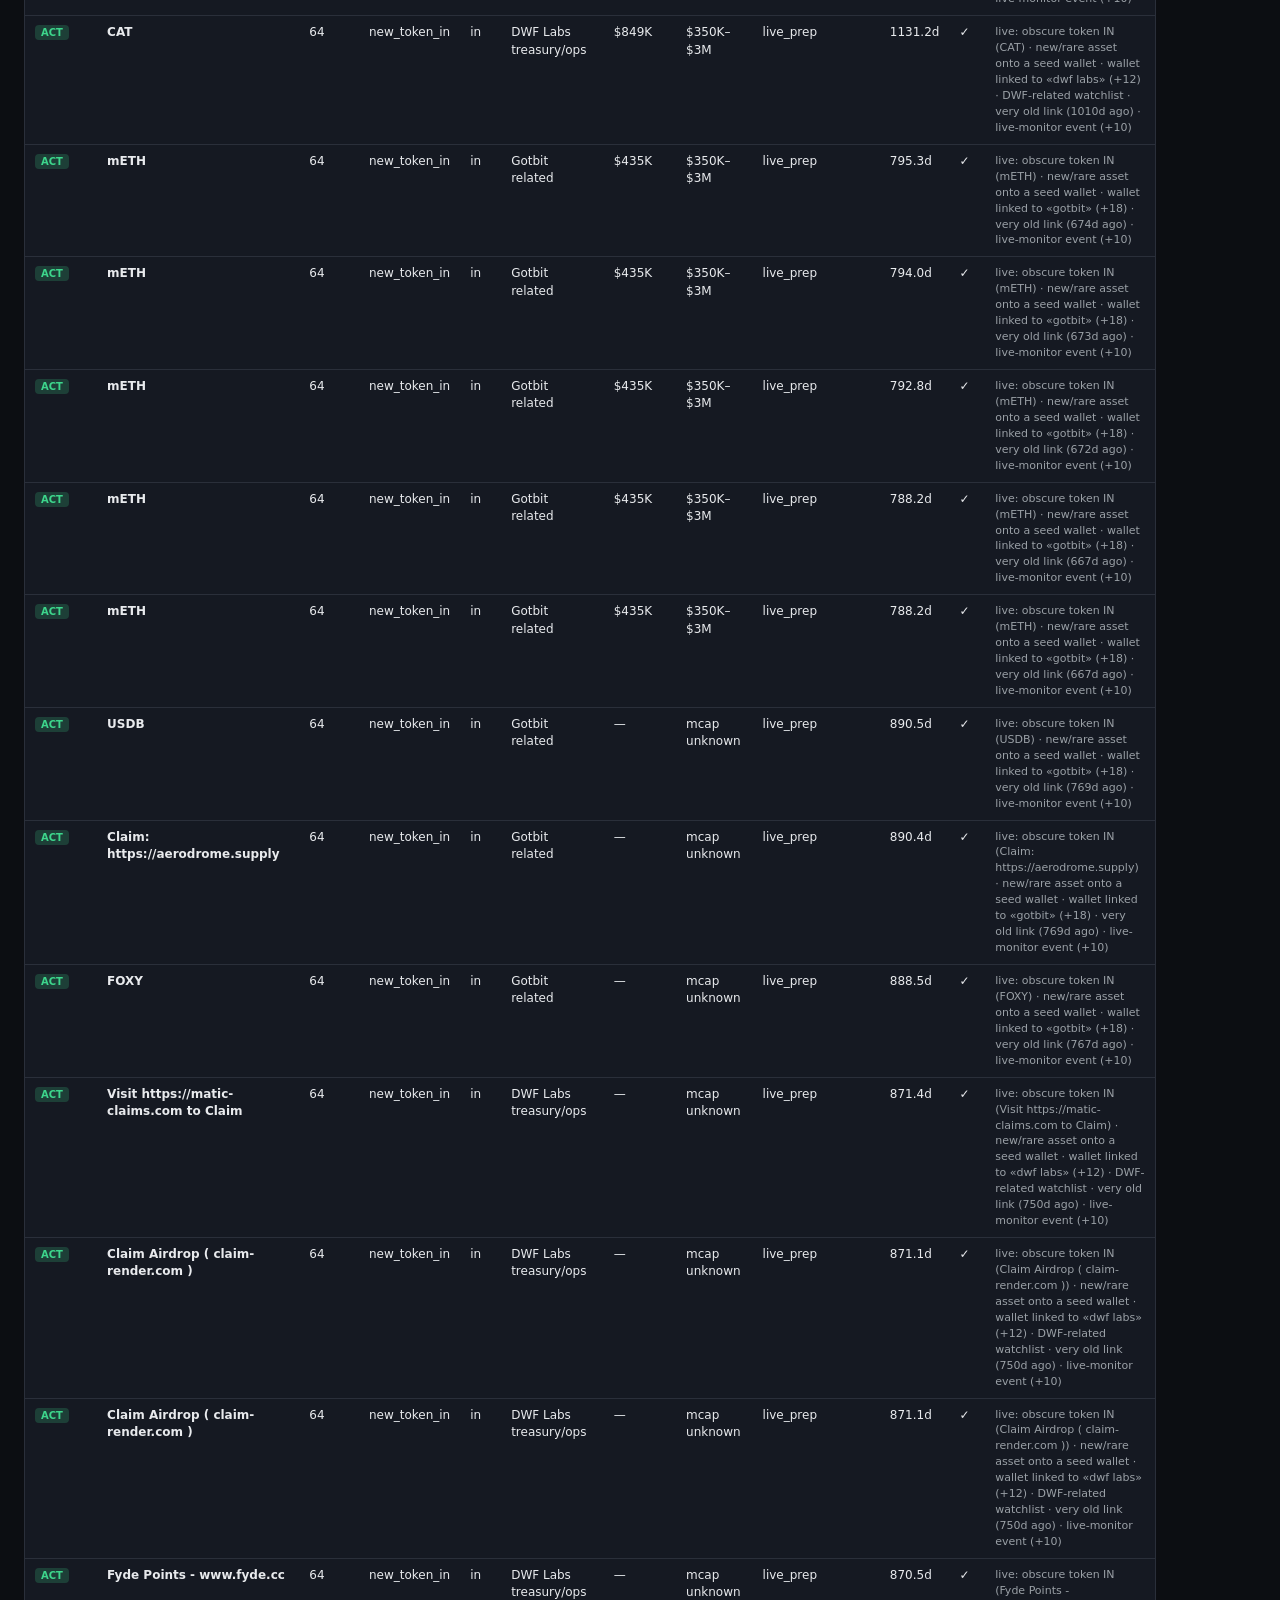
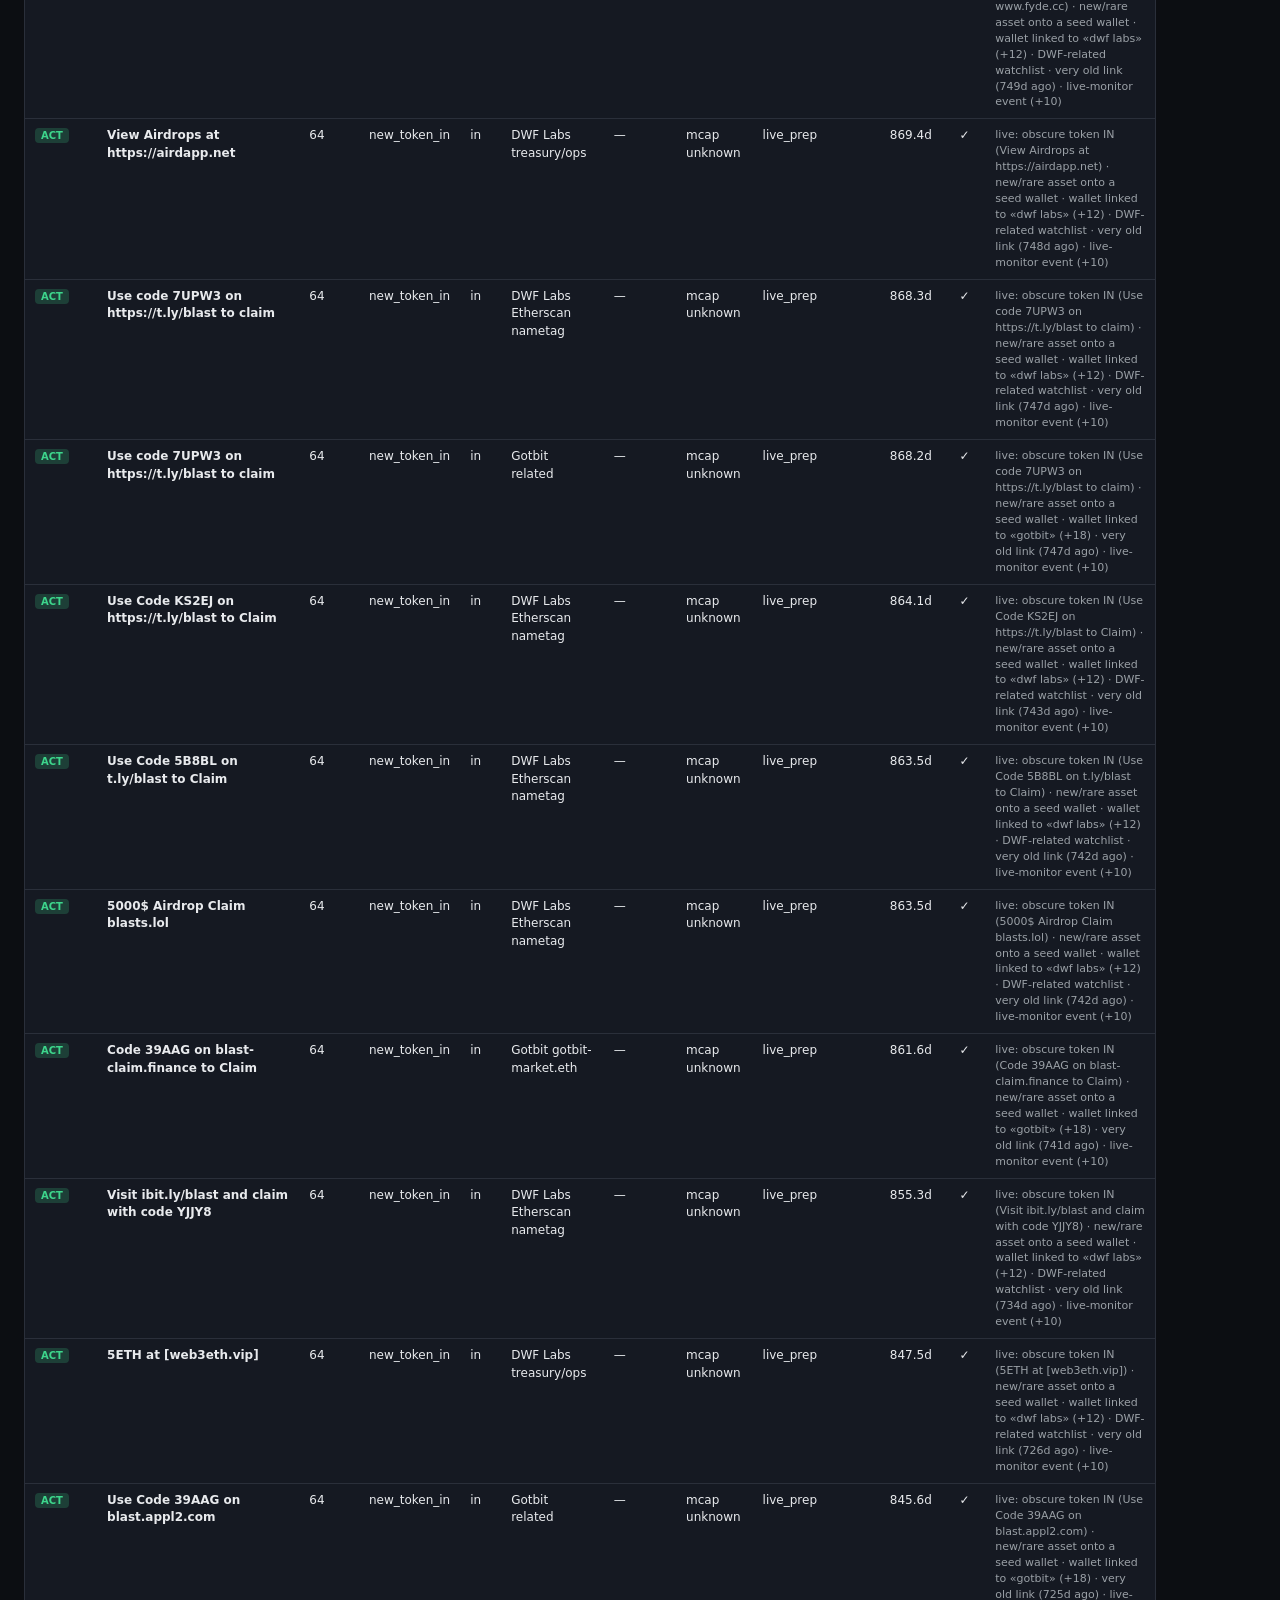
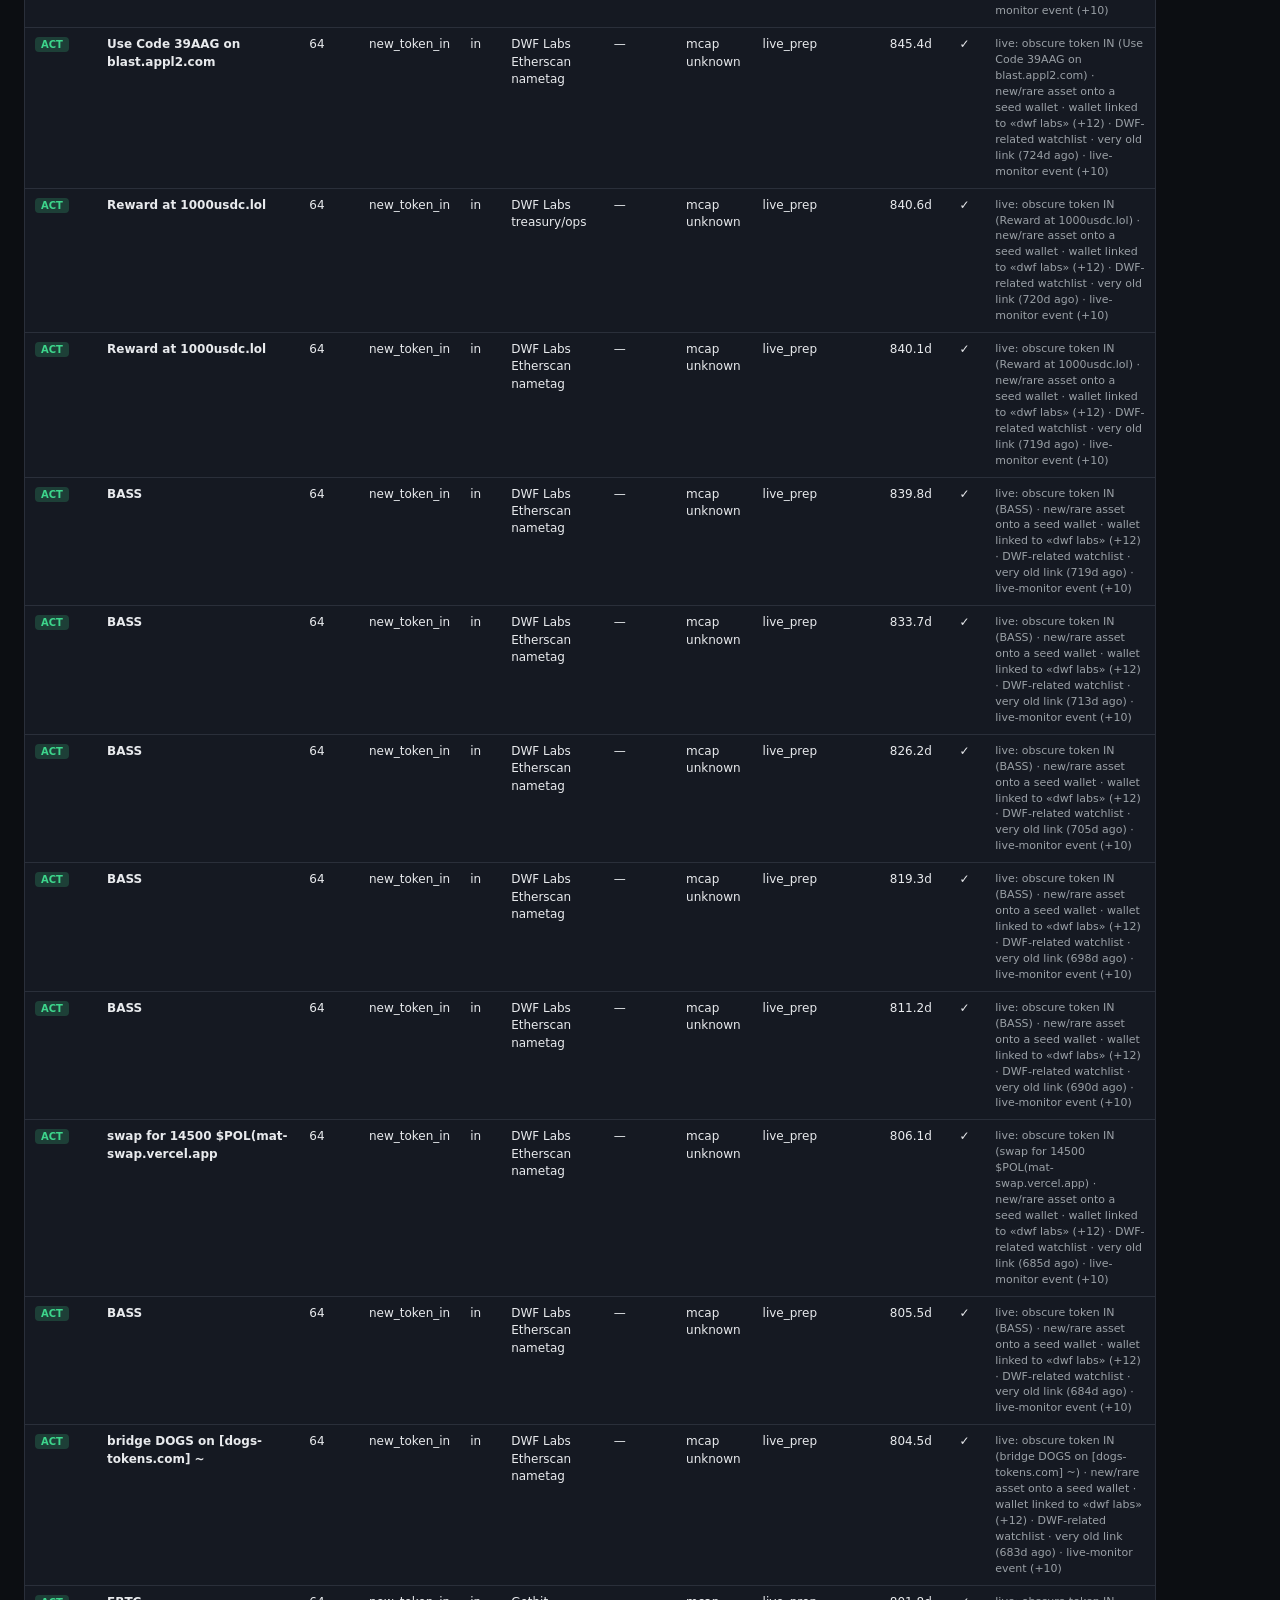
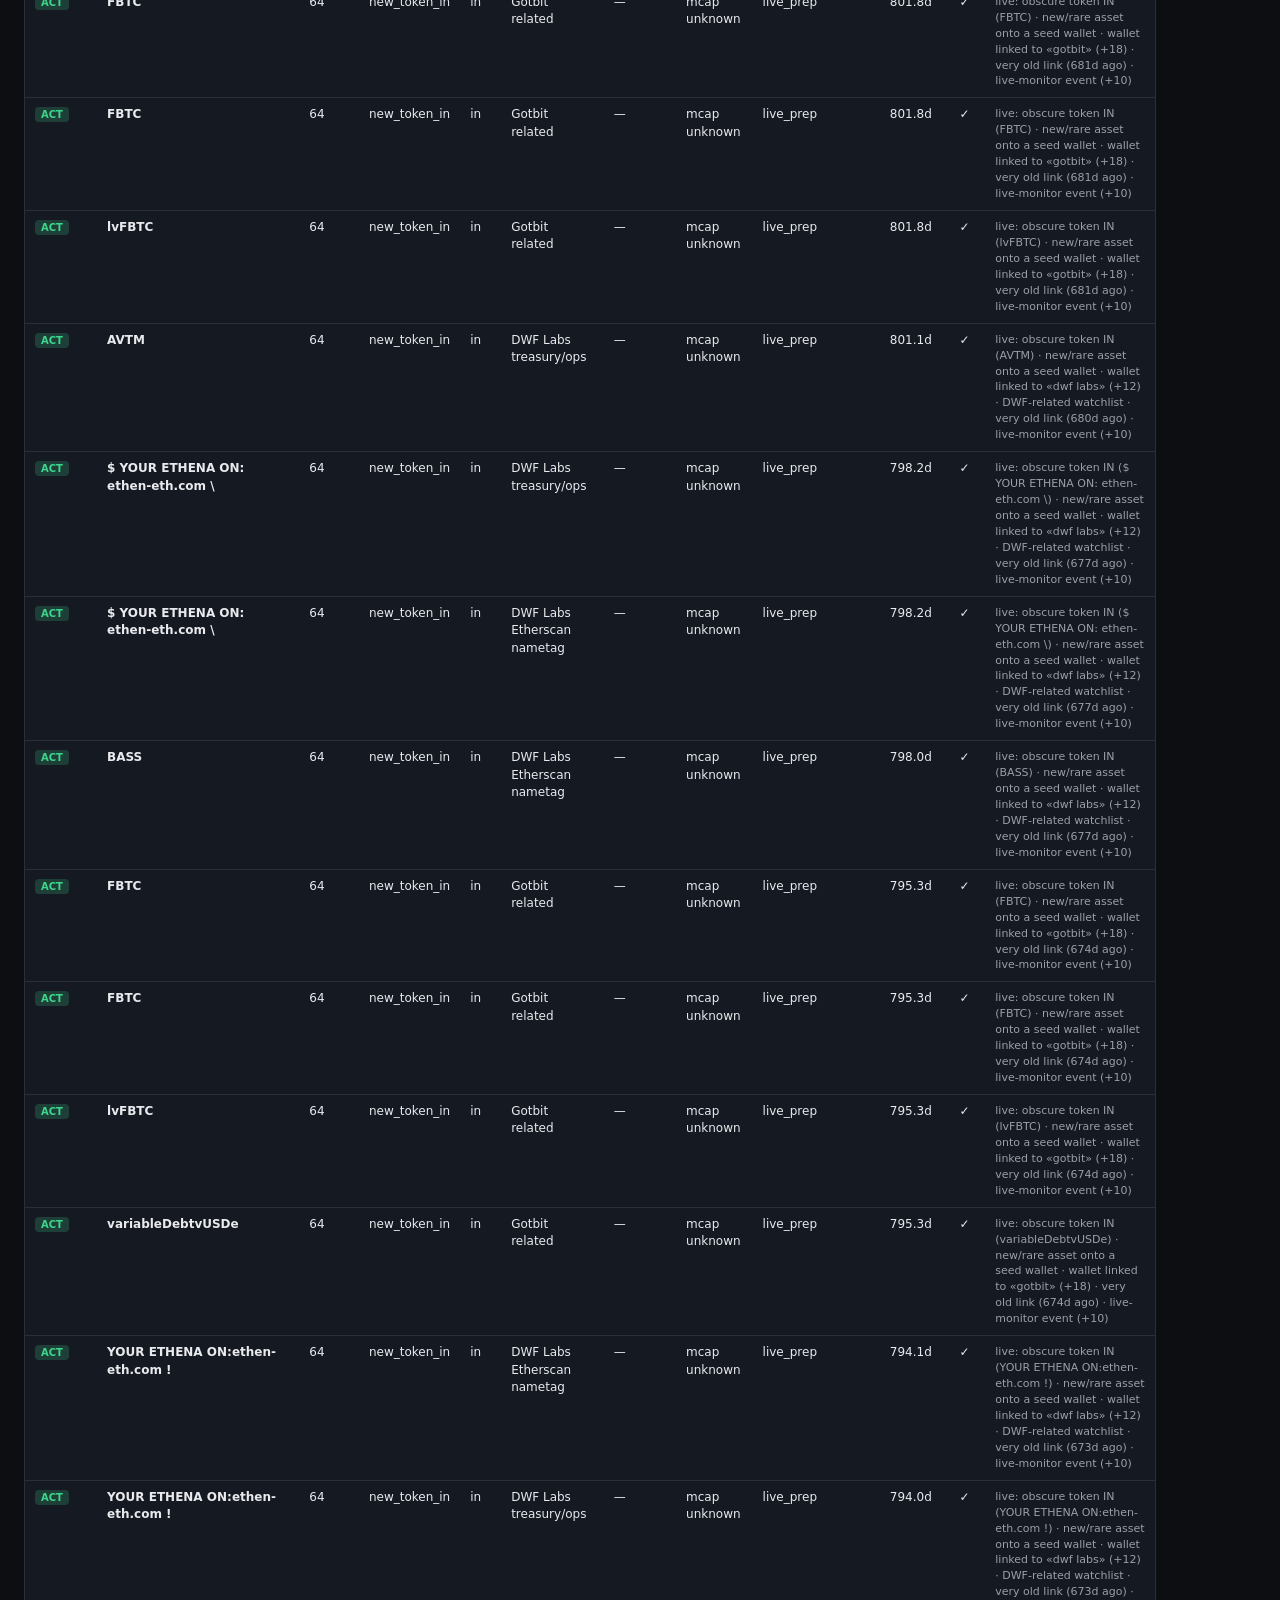
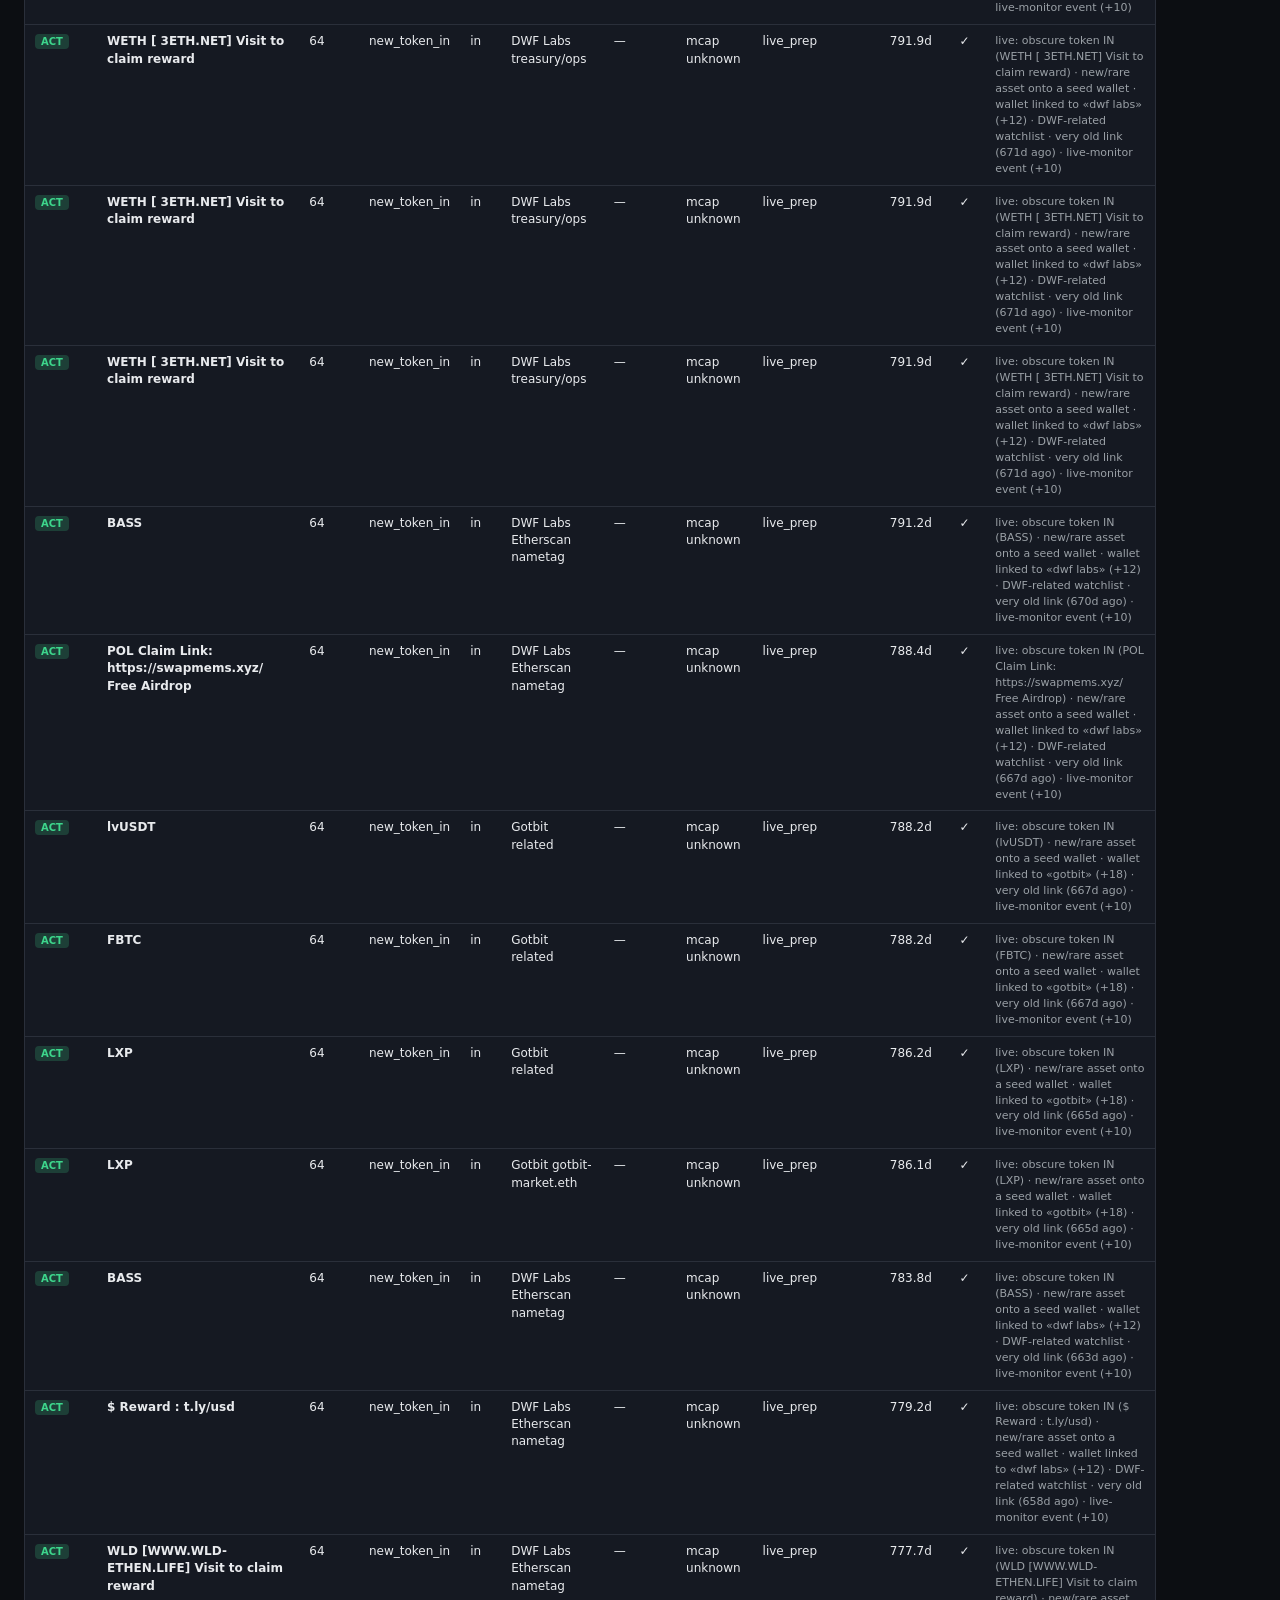
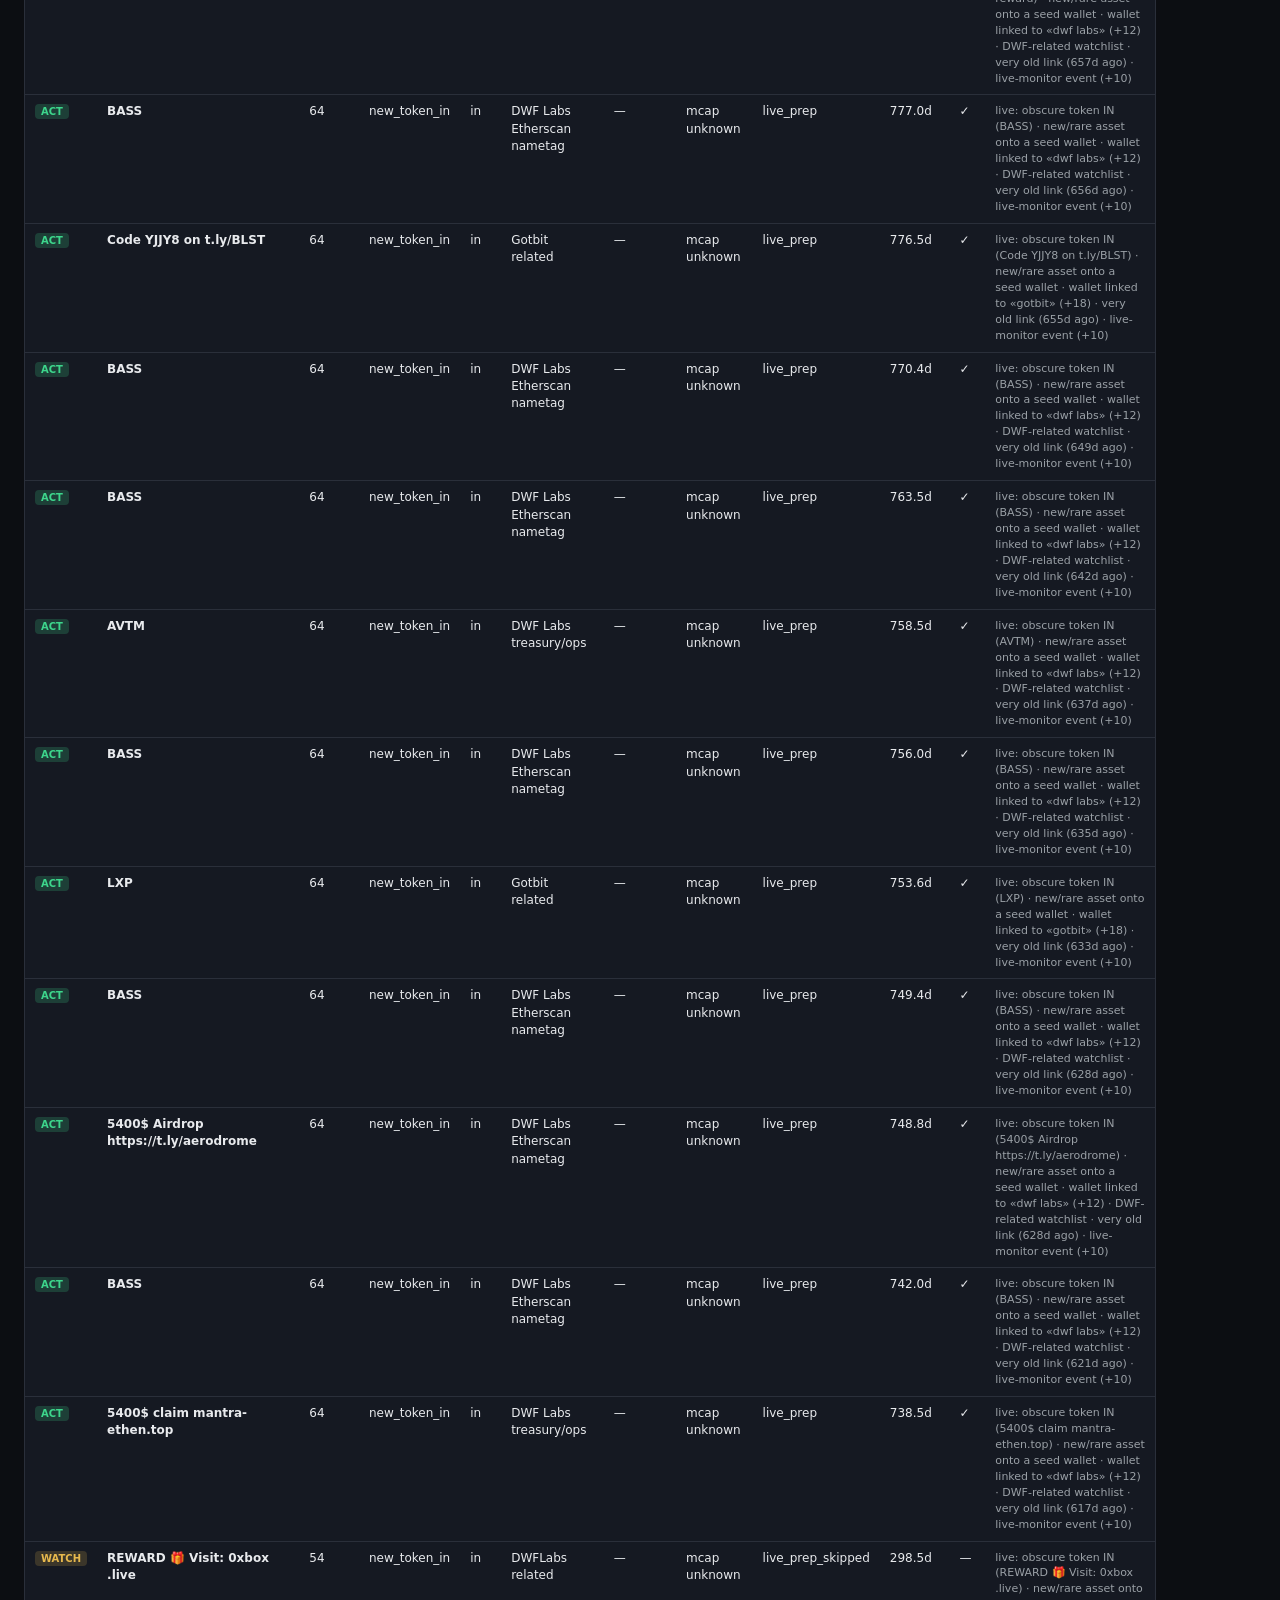
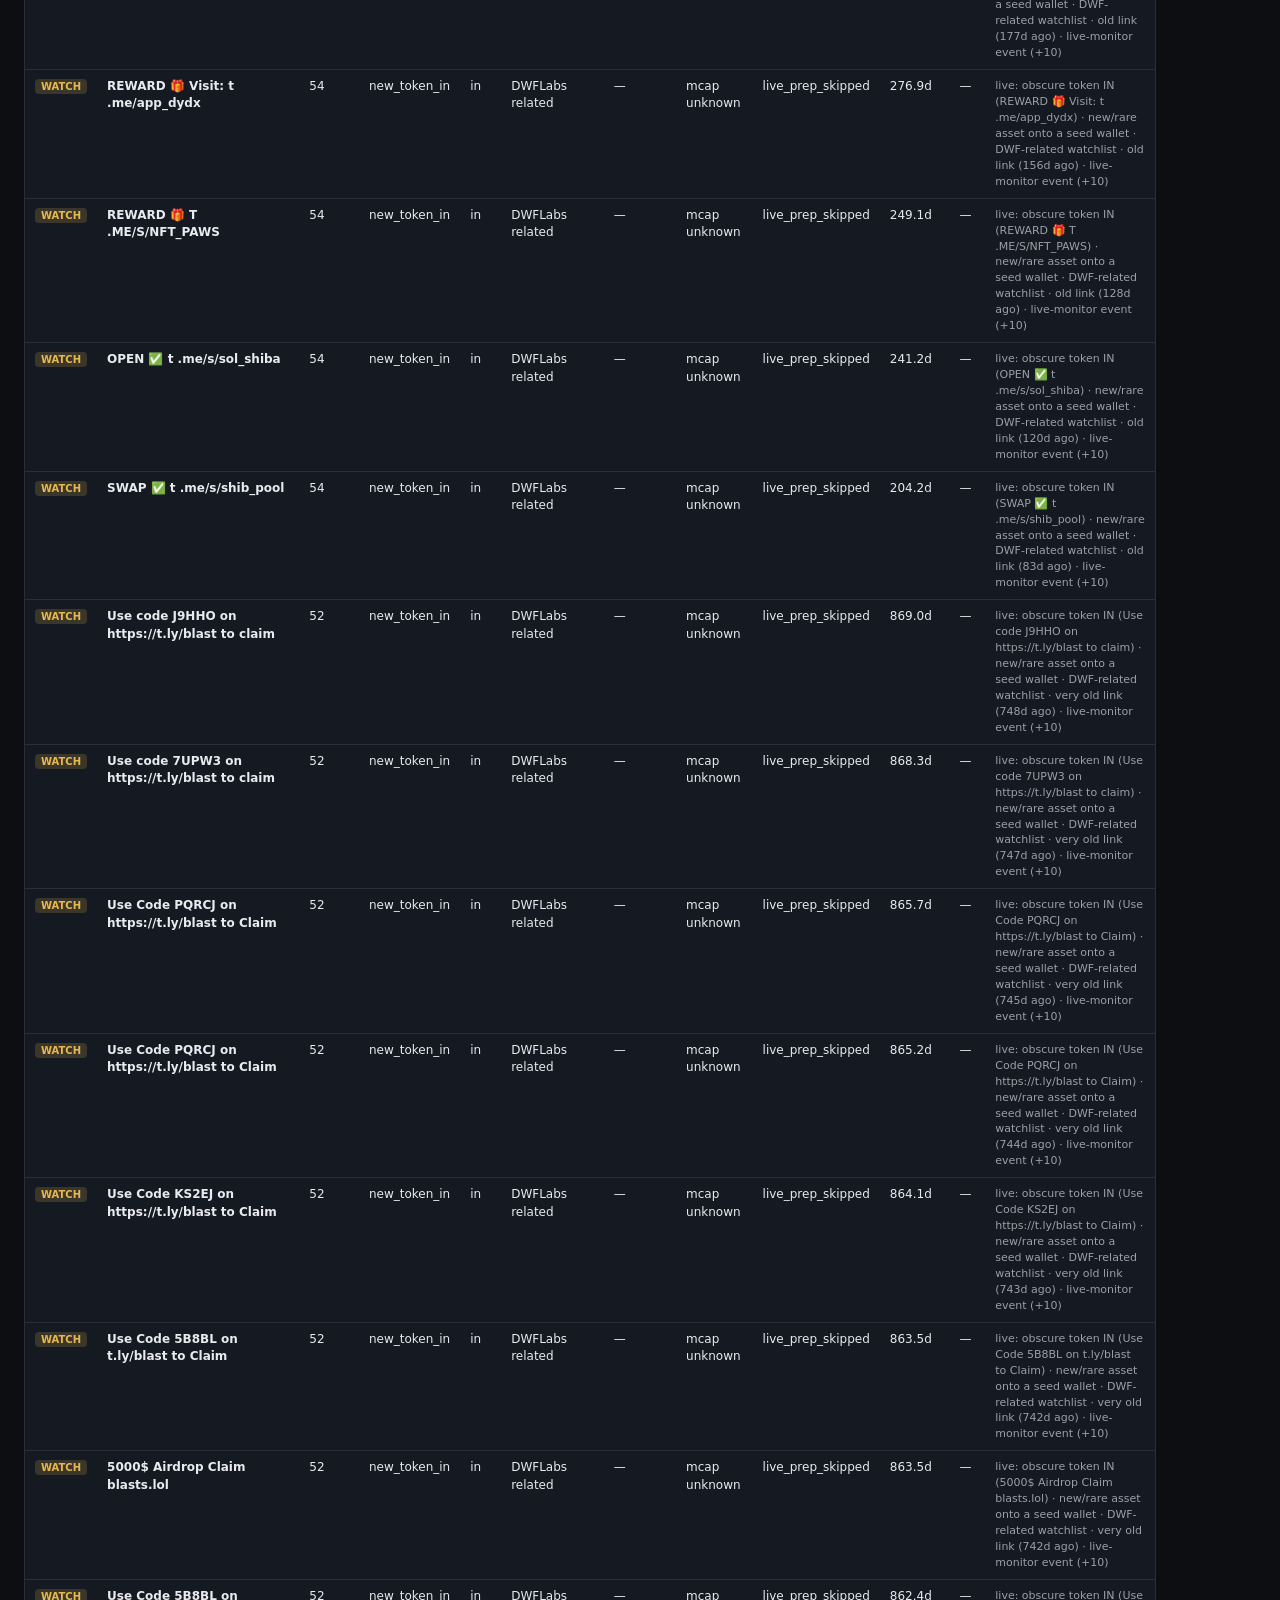
<file: out/dashboard.html>
<!DOCTYPE html>
<html lang="en">
<head>
<meta charset="utf-8"/>
<meta name="viewport" content="width=device-width, initial-scale=1"/>
<title data-i18n="title">MUTE — panel</title>
<style>
:root {
  --bg:#0c0e12; --panel:#151922; --panel2:#1b2030; --text:#e8eaed; --muted:#9aa0a6;
  --line:#2a2f3a; --accent:#7cb3ff; --ok:#3dd68c; --warn:#e6b84d; --danger:#f07178;
  --header-h: 84px;
}
* { box-sizing:border-box; }
body { margin:0; font:14px/1.45 ui-sans-serif,system-ui,sans-serif; background:var(--bg); color:var(--text); }
html { scroll-padding-top: var(--chrome-h, var(--header-h, 84px)); }
header {
  padding:12px 20px 10px; border-bottom:1px solid var(--line);
  background:transparent; position:relative; z-index:1;
}
.header-top { display:flex; flex-wrap:nowrap; gap:10px 16px; align-items:center; justify-content:space-between; padding-bottom:8px; min-height:40px; }
.header-copy { min-width:0; flex:1; }
h1 { margin:0 0 4px; font-size:20px; font-weight:650; }
h2 { margin:0 0 12px; font-size:15px; font-weight:650; letter-spacing:.02em; text-transform:uppercase; color:var(--muted); }
h3 { margin:0 0 8px; font-size:16px; }
.meta { color:var(--muted); font-size:13px; }
.header-copy .meta { display:none; }
@media (min-width:900px) { .header-copy .meta { display:block; margin:0; } }
.badge { display:inline-block; padding:2px 8px; border-radius:999px; font-size:11px; font-weight:650; margin-left:8px; vertical-align:middle; }
.badge-on { background:rgba(61,214,140,.2); color:var(--ok); }
.badge-off { background:rgba(240,113,120,.15); color:var(--danger); }
.badge-wait { background:rgba(230,184,77,.15); color:var(--warn); }
.lang-toggle { display:flex; gap:6px; align-items:center; flex:0 0 auto; }
.lang-btn { padding:6px 10px; font-size:12px; font-weight:700; }
.lang-btn.active { background:#243044; border-color:#3a5080; color:#cfe0ff; }
nav.menu {
  display:flex; flex-direction:column; gap:0; align-items:stretch;
  padding:0 0 8px; border-top:1px solid var(--line); margin:0;
  overflow:visible;
}
.menu-row {
  display:flex; flex-wrap:wrap; gap:4px; align-items:center;
  padding:6px 0 2px;
}
.menu-row.menu-pages { padding:6px 0 2px; border-top:1px solid var(--line); }
nav.menu a {
  color:var(--muted); text-decoration:none; font-size:12px; font-weight:650;
  padding:6px 10px; border-radius:8px; border:1px solid transparent; white-space:nowrap;
  flex:0 0 auto;
}
nav.menu a:hover { color:var(--text); background:var(--panel2); border-color:var(--line); }
nav.menu a.active { color:#cfe0ff; background:#243044; border-color:#3a5080; }
nav.menu .sep { width:1px; height:18px; background:var(--line); margin:0 4px; flex:0 0 auto; }
nav.menu .grp { color:#6b7280; font-size:10px; font-weight:700; letter-spacing:.06em; text-transform:uppercase; margin:0 2px 0 6px; flex:0 0 auto; white-space:nowrap; }
@media (max-width:720px) {
  nav.menu .grp, nav.menu .sep { display:none; }
}
main { padding:18px 24px 56px; max-width:1180px; }
section { margin-bottom:26px; scroll-margin-top: var(--header-h, 128px); }
.grid { display:grid; gap:12px; grid-template-columns:repeat(auto-fill,minmax(260px,1fr)); }
.grid-2 { display:grid; gap:14px; grid-template-columns:1fr 1fr; }
@media (max-width:900px) { .grid-2 { grid-template-columns:1fr; } }
.card { background:var(--panel); border:1px solid var(--line); border-radius:12px; padding:16px; }
.proc-board { background:var(--panel); border:1px solid var(--line); border-radius:12px; padding:0; overflow:hidden; }
.proc-board .proc-head {
  display:flex; flex-wrap:wrap; gap:8px 16px; align-items:center; justify-content:space-between;
  padding:14px 16px; border-bottom:1px solid var(--line); background:var(--panel2);
}
.proc-board .proc-head h3 { margin:0; font-size:15px; }
.proc-summary { font-size:13px; color:var(--muted); }
.proc-summary b.on { color:var(--ok); }
.proc-summary b.off { color:var(--danger); }
.proc-table { width:100%; border-collapse:collapse; font-size:13px; }
.proc-table th, .proc-table td { padding:11px 14px; text-align:left; border-bottom:1px solid var(--line); vertical-align:middle; }
.proc-table th { color:var(--muted); font-size:11px; text-transform:uppercase; letter-spacing:.04em; font-weight:700; background:rgba(0,0,0,.15); }
.proc-table tr:last-child td { border-bottom:none; }
.proc-table tr:hover td { background:rgba(124,179,255,.04); }
.proc-name { font-weight:700; font-size:14px; white-space:nowrap; }
.proc-role { color:var(--muted); font-size:12px; max-width:280px; }
.proc-detail { color:var(--muted); font-size:12px; font-variant-numeric:tabular-nums; }
.proc-link a { color:var(--accent); text-decoration:none; font-weight:650; font-size:12px; }
.proc-link a:hover { text-decoration:underline; }
.proc-dot { display:inline-block; width:8px; height:8px; border-radius:50%; margin-right:6px; vertical-align:middle; }
.proc-dot.on { background:var(--ok); box-shadow:0 0 0 3px rgba(61,214,140,.2); }
.proc-dot.off { background:var(--danger); }
.proc-dot.wait { background:var(--warn); }
@media (max-width:720px) {
  .proc-table .col-role, .proc-table .col-link { display:none; }
}
.proc-ctrl { white-space:nowrap; }
.proc-ctrl button { padding:4px 8px; font-size:11px; min-width:32px; }
.live-panel { min-height:220px; }
.live-head { display:flex; flex-wrap:wrap; gap:8px 12px; align-items:center; justify-content:space-between; margin-bottom:10px; }
.live-kpis { display:flex; flex-wrap:wrap; gap:8px 14px; font-size:12px; color:var(--muted); margin-bottom:10px; }
.live-kpis b { color:var(--text); font-weight:650; }
.live-list { font-size:12px; color:var(--muted); max-height:140px; overflow:auto; }
.live-list li { margin:3px 0; font-family:ui-monospace,Menlo,monospace; }
.live-empty { color:var(--muted); font-size:12px; padding:8px 0; }
.wiki-grid { display:grid; gap:8px; }
@media (min-width:900px) { .wiki-grid { grid-template-columns:1fr 1fr; } }
.wiki-card { border:1px solid var(--line); border-radius:10px; padding:10px 12px; background:var(--panel2); }
.wiki-card.go { border-color:rgba(61,214,140,.4); }
.wiki-card.submit { border-color:rgba(230,184,77,.35); }
.wiki-card.hand { border-color:rgba(240,163,107,.4); }
.wiki-card .mv { font-size:11px; font-weight:700; letter-spacing:.04em; text-transform:uppercase; color:var(--muted); }
.wiki-card.go .mv { color:var(--ok); }
.wiki-card.submit .mv { color:var(--warn); }
.wiki-card .title { font-weight:650; margin:4px 0; }
a.report.missing { opacity:.45; border-style:dashed; }
a.report .rep-st { float:right; font-size:11px; color:var(--muted); font-weight:700; }
.ctrl-grid { display:grid; gap:10px; grid-template-columns:repeat(auto-fill,minmax(140px,1fr)); }
.ctrl-grid button { width:100%; }
.sig-meta-grid {
  display:grid; grid-template-columns:repeat(auto-fill,minmax(140px,1fr));
  gap:4px 10px; margin:8px 0 4px; font-size:11px; color:var(--muted);
}
.sig-meta-grid b { color:var(--text); font-weight:650; }
.sig-kpis {
  display:flex; flex-wrap:wrap; gap:10px 14px; margin:0 0 14px; padding:12px 14px;
  background:var(--panel); border:1px solid var(--line); border-radius:10px; font-size:13px;
}
.sig-kpis .kpi-mini { font-size:20px; font-weight:700; line-height:1.1; }
.sig-kpis .kpi-mini small { display:block; font-size:11px; color:var(--muted); font-weight:600; text-transform:uppercase; }
.sig-table-wrap { overflow-x:auto; margin-top:14px; border:1px solid var(--line); border-radius:10px; background:var(--panel); }
.sig-table { width:100%; border-collapse:collapse; font-size:12px; min-width:960px; }
.sig-table th, .sig-table td { padding:8px 10px; text-align:left; border-bottom:1px solid var(--line); vertical-align:top; }
.sig-table th { color:var(--muted); font-size:10px; text-transform:uppercase; letter-spacing:.04em; background:rgba(0,0,0,.2); position:sticky; top:0; }
.sig-table tr:hover td { background:rgba(124,179,255,.04); }
.sig-table .col-why { max-width:280px; color:var(--muted); font-size:11px; }
.sig-table .tier-pill { font-size:10px; font-weight:700; padding:2px 6px; border-radius:4px; }
.sig-table .tier-act { background:rgba(61,214,140,.2); color:var(--ok); }
.sig-table .tier-watch { background:rgba(230,184,77,.18); color:var(--warn); }
.board .sig-list { max-height:70vh; overflow:auto; padding-right:4px; }
.row { display:flex; flex-wrap:wrap; gap:8px; align-items:center; }
button, .btn {
  appearance:none; border:1px solid var(--line); background:var(--panel2); color:var(--text);
  border-radius:8px; padding:8px 12px; font:inherit; font-weight:600; cursor:pointer; text-decoration:none; display:inline-block;
}
button:hover, .btn:hover { border-color:var(--accent); }
button.primary { background:#243044; border-color:#3a5080; color:#cfe0ff; }
button.ok { background:rgba(61,214,140,.12); border-color:rgba(61,214,140,.35); color:var(--ok); }
button.danger { background:rgba(240,113,120,.12); border-color:rgba(240,113,120,.35); color:var(--danger); }
.status-line { font-size:12px; color:var(--muted); margin-top:10px; font-family:ui-monospace,Menlo,monospace; white-space:pre-wrap; }
.pbar { height:12px; background:#222833; border-radius:6px; overflow:hidden; margin:10px 0 6px; }
.pbar > i { display:block; height:100%; background:var(--ok); width:0%; }
.warnbox { background:rgba(230,184,77,.08); border:1px solid rgba(230,184,77,.25); color:#e8d59a; border-radius:10px; padding:10px 12px; font-size:13px; margin-bottom:14px; }
.okbox { background:rgba(61,214,140,.08); border:1px solid rgba(61,214,140,.25); color:#b7f0d0; border-radius:10px; padding:10px 12px; font-size:13px; margin-bottom:14px; }
.board { border-radius:12px; border:1px solid var(--line); padding:14px; background:var(--panel); min-height:180px; max-height:none; }
.board.act { border-color:rgba(61,214,140,.45); }
.board.watch { border-color:rgba(230,184,77,.45); }
.board h3 .n { color:var(--muted); font-weight:500; font-size:13px; }
.sig { border:1px solid var(--line); border-radius:10px; padding:10px 12px; margin-top:8px; background:var(--panel2); }
.sig.go { background:rgba(61,214,140,.08); }
.sig.wa { background:rgba(230,184,77,.06); }
.sig-top { display:flex; flex-wrap:wrap; gap:8px; align-items:center; margin-bottom:4px; }
.tier { font-size:11px; font-weight:700; padding:2px 8px; border-radius:6px; }
.sig.go .tier { background:rgba(61,214,140,.2); color:var(--ok); }
.sig.wa .tier { background:rgba(230,184,77,.18); color:var(--warn); }
.money { font-size:11px; font-weight:700; padding:2px 8px; border-radius:6px; background:rgba(124,179,255,.14); color:var(--accent); }
.filters { display:flex; flex-wrap:wrap; gap:10px; align-items:center; margin:0 0 14px; padding:10px 12px; background:var(--panel); border:1px solid var(--line); border-radius:10px; }
.filters label { color:var(--muted); font-size:12px; font-weight:650; }
.filters select, .filters input {
  background:var(--panel2); color:var(--text); border:1px solid var(--line); border-radius:8px;
  padding:6px 10px; font:inherit; font-size:13px;
}
.filters .hint { color:var(--muted); font-size:11px; }
.why { margin:4px 0 0; padding-left:16px; color:var(--muted); font-size:12px; }
.empty { color:var(--muted); font-size:13px; padding:12px 0; }
.kpi { font-size:28px; font-weight:700; }
.kpi small { font-size:13px; color:var(--muted); font-weight:500; }
a.report { display:block; background:var(--panel); border:1px solid var(--line); border-radius:12px; padding:14px 16px; text-decoration:none; color:inherit; }
a.report:hover { border-color:var(--accent); }
.tag { display:inline-block; font-size:10px; font-weight:650; padding:2px 7px; border-radius:999px; margin-bottom:8px; }
.t1 { background:rgba(61,214,140,.18); color:var(--ok); }
.t2 { background:rgba(240,113,120,.18); color:var(--danger); }
.t3 { background:rgba(124,179,255,.15); color:var(--accent); }
.t4 { background:rgba(230,184,77,.15); color:var(--warn); }
#toast { position:fixed; right:16px; bottom:16px; max-width:420px; background:var(--panel2); border:1px solid var(--line); border-radius:10px; padding:12px 14px; display:none; z-index:20; font-size:13px; white-space:pre-wrap; }
[data-tip] { position:relative; cursor:help; border-bottom:1px dotted rgba(154,160,166,.45); }
.help[data-tip], .badge[data-tip], button[data-tip], a[data-tip] { border-bottom:none; }
[data-tip]::after {
  content: attr(data-tip); position:absolute; left:0; top:calc(100% + 8px); z-index:120;
  min-width:200px; max-width:320px; padding:10px 12px; border-radius:8px;
  background:#0b0d12; color:#d7dbe2; border:1px solid #3a4252; font-size:12px; font-weight:400; line-height:1.45;
  opacity:0; pointer-events:none; white-space:pre-line; box-shadow:0 8px 24px rgba(0,0,0,.45);
}
[data-tip].tip-right::after { left:auto; right:0; }
nav.menu a[data-tip]::after { display:none; }
[data-tip]:hover::after, [data-tip]:focus::after { opacity:1; }
.help { display:inline-flex; width:16px; height:16px; align-items:center; justify-content:center; border-radius:50%; border:1px solid var(--line); color:var(--muted); font-size:11px; font-weight:700; margin-left:6px; cursor:help; vertical-align:middle; }
ul.issues { margin:6px 0 0; padding-left:18px; color:var(--muted); font-size:12px; }
.snap-note { font-size:11px; color:var(--muted); margin-top:8px; }
.gloss { background:var(--panel); border:1px solid var(--line); border-radius:12px; padding:14px 16px; margin-bottom:22px; }
.gloss summary { cursor:pointer; font-weight:650; color:var(--text); list-style:none; }
.gloss summary::-webkit-details-marker { display:none; }
.gloss summary::before { content:"\25B8 "; color:var(--accent); }
.gloss[open] summary::before { content:"\25BE "; }
.gloss dl { display:grid; grid-template-columns:minmax(110px,160px) 1fr; gap:8px 14px; margin:12px 0 0; }
.gloss dt { color:var(--accent); font-weight:650; font-size:12px; }
.gloss dd { margin:0; color:var(--muted); font-size:12px; line-height:1.45; }
@media (max-width:720px) { .gloss dl { grid-template-columns:1fr; gap:2px 0; } .gloss dt { margin-top:6px; } }
.term { cursor:help; border-bottom:1px dotted rgba(154,160,166,.5); }
.btn-hint { display:block; color:var(--muted); font-size:11px; margin-top:8px; line-height:1.4; }

:root { --chrome-h: 84px; }
.mute-chrome {
  position: fixed; top: 0; left: 0; right: 0; z-index: 2000;
  height: var(--chrome-h);
  display: flex; flex-direction: column; justify-content: center; gap: 0;
  box-sizing: border-box;
  padding: 4px 12px;
  background: rgba(12,14,18,.98);
  border-bottom: 1px solid #2a2f3a;
  backdrop-filter: blur(8px);
}
.mute-chrome .mute-row {
  display: flex; flex-wrap: nowrap; align-items: center; gap: 4px;
  height: 36px; min-height: 36px; max-height: 36px;
  overflow-x: auto; overflow-y: hidden;
  scrollbar-width: none; -ms-overflow-style: none;
}
.mute-chrome .mute-row::-webkit-scrollbar { display: none; height: 0; }
.mute-chrome a, .mute-chrome .mute-brand {
  flex: 0 0 auto; white-space: nowrap;
  color: #9aa0a6; text-decoration: none; font-size: 12px; font-weight: 650;
  padding: 6px 10px; border-radius: 8px; border: 1px solid transparent;
  font-family: ui-sans-serif, system-ui, sans-serif;
}
.mute-chrome .mute-brand { color: #e8eaed; font-weight: 750; letter-spacing: .04em; padding-left: 2px; }
.mute-chrome a:hover { color: #e8eaed; background: #1b2030; border-color: #2a2f3a; }
.mute-chrome a.active { color: #cfe0ff; background: #243044; border-color: #3a5080; }
html { scroll-padding-top: calc(var(--chrome-h) + 8px); }
body { padding-top: var(--chrome-h) !important; }
</style>
</head>
<body>
<nav class="mute-chrome" aria-label="MUTE"><div class="mute-row"><span class="mute-brand">MUTE</span><a href="/" data-chrome="home" class="active">Панель</a><a href="/wiki.html" data-chrome="wiki-page">Вікі</a><a href="/kanban.html" data-chrome="kanban">Оркестр</a><a href="/intel.html" data-chrome="intel">Intel</a><a href="/rozvidka.html" data-chrome="rozvidka">Розвідка</a><a href="/launch.html" data-chrome="launch">Запуск</a><a href="/reports/signals_hub.html" data-chrome="hub">Hub</a></div><div class="mute-row"><a href="/#now" data-chrome="now" data-nav="now">Зараз</a><a href="/#wiki" data-chrome="wiki" data-nav="wiki">Сімʼї</a><a href="/#procs" data-chrome="procs" data-nav="procs">Система</a><a href="/#agents" data-chrome="agents" data-nav="agents">Агенти</a><a href="/#cycles" data-chrome="cycles" data-nav="cycles">Цикли</a><a href="/#launch" data-chrome="launch-sec" data-nav="launch">Кнопки</a><a href="/#reports" data-chrome="reports" data-nav="reports">Звіти</a></div></nav>
<script>
(function () {
  const path = (location.pathname || '/').replace(/\/+$/, '') || '/';
  const home = path === '/' || /\/(dashboard|index|panel)(\.html)?$/.test(path);
  document.querySelectorAll('.mute-chrome a[data-chrome]').forEach(a => {
    const href = a.getAttribute('href') || '';
    if (href.startsWith('/#')) return;
    if (home && href === '/') a.classList.add('active');
    else if (!home && (href === path || href === location.pathname)) a.classList.add('active');
  });
})();
</script>

<header>
  <div class="header-top">
    <div class="header-copy">
      <h1>MUTE
        <span id="srvBadge" class="badge badge-wait" data-i18n-tip="tip_srv" data-tip="online = panel answers on :8765&#10;offline = static HTML only, buttons disabled">static</span>
        <span id="cycleBadge" class="badge badge-off" data-i18n-tip="tip_cycle" data-tip="ok = scanner fresh&#10;stale = not updated (&gt;10 min)&#10;stopped = scanner process not running">cycle: stopped</span>
        <span class="help" data-i18n-tip="tip_mute" data-tip="MUTE — local MM/fund wallet + pump-prep monitor.&#10;Use http://127.0.0.1:8765/ (not file://).">?</span>
      </h1>
      <p class="meta" data-i18n="meta_line">Launch panel and live signals. Hover ? or dotted words for tips. Score: ACT ≥55 · WATCH ≥35.</p>
    </div>
    <div class="row lang-toggle" role="group" aria-label="Language">
      <button type="button" class="btn lang-btn active" data-lang="en" data-i18n="lang_en" data-i18n-tip="lang_tip" data-tip="Interface language">EN</button>
      <button type="button" class="btn lang-btn" data-lang="uk" data-i18n="lang_uk" data-i18n-tip="lang_tip" data-tip="Interface language">UK</button>
    </div>
  </div>
</header>
<main>
  <div id="offlineHint" class="warnbox" style="display:none">
    <b data-i18n="offline_title">No connection to the panel</b><span data-i18n-html="offline_body"> — control server on port 8765 is not answering. Open <code>http://127.0.0.1:8765/</code> (not file://) and run:</span>
    <code>./scripts/start_dashboard.sh</code>
    <span data-i18n="offline_tail">Static snapshot shown; start buttons stay off while the server is offline.</span>
  </div>

  <section id="now">
    <h2><span data-i18n="h2_now">Live now</span>
      <span class="help" data-i18n-tip="tip_now" data-tip="Two priority columns.&#10;ACT (score≥55): Telegram-worthy — check the tx.&#10;WATCH (35–54): interesting but weaker — don&#x27;t trade blind.&#10;Below 35 = noise (hidden here).">?</span>
    </h2>
    <div class="sig-kpis" id="sigKpis"></div>
    <div class="filters" id="moneyFilters">
      <label for="moneyBand" data-i18n="money_label" data-i18n-tip="tip_money" data-tip="Filter by token market cap. Data from scanner / CoinGecko universe.">Money weight</label>
      <select id="moneyBand" title="Market cap">
        <option value="any" data-i18n="money_any">Any</option>
        <option value="micro">&lt; $350K</option>
        <option value="small">$350K–$3M</option>
        <option value="mid">$3M–$10M</option>
        <option value="large">$10M–$60M</option>
        <option value="mega">≥ $60M</option>
        <option value="unknown" data-i18n="money_unknown">mcap unknown</option>
      </select>
      <label for="minMcap" data-i18n="money_min">min $</label>
      <input id="minMcap" type="number" min="0" step="1000" placeholder="0" style="width:110px" title="Min market cap USD"/>
      <span class="hint" id="moneyFilterHint" data-i18n="money_hint_all">showing all</span>
    </div>
    <div class="grid-2">
      <div class="board act">
        <h3><span data-i18n="act_title">ACT</span> <span class="n" id="actCount">(367)</span>
          <span class="help" data-i18n-tip="tip_act" data-tip="Actionable: strong signal. Usually known MM/fund (DWF…) or fresh prep pattern.&#10;Not financial advice — check reasons, tx and ATH first.">?</span>
        </h3>
        <p class="meta" data-i18n="act_sub">Priority: check tx / decide entry by your own risk</p>
        <div class="sig-list" id="actBoard"></div>
      </div>
      <div class="board watch">
        <h3><span data-i18n="watch_title">WATCH</span> <span class="n" id="watchCount">(33)</span>
          <span class="help" data-i18n-tip="tip_watch" data-tip="Watch: medium signal. Often CEX OUT (possible prep) or weak/old link.&#10;Keep an eye on it; don&#x27;t chase.">?</span>
        </h3>
        <p class="meta" data-i18n="watch_sub">Watch only — do not trade blind</p>
        <div class="sig-list" id="watchBoard"></div>
      </div>
    </div>
    <div class="sig-table-wrap">
      <div id="sigTable"></div>
    </div>
    <p class="snap-note">
      <span data-i18n="snap_note">Sample snapshot:</span>
      <span class="term" data-i18n-tip="tip_act_count" data-tip="Actionable — signals with score≥55 in the latest sample">act=284</span> ·
      <span class="term" data-i18n-tip="tip_watch_count" data-tip="Watch — score from 35 to 54">watch=16</span> ·
      <span class="term" data-i18n-tip="tip_noise_count" data-tip="Noise — weak matches, score&lt;35. Not sent to Telegram, not shown in Live.">noise=0</span> ·
      <span data-i18n="tg_threshold">Telegram threshold = 55</span>
    </p>
  </section>

  <section id="wiki">
    <h2>Сімʼї · коли діяти</h2>
    <p class="meta">Патрон фінансує сімʼю. Рамки — норма сум/частоти. <b>ходити</b> = перевірити вхід · <b>подати</b> = сигнал, не гнатися · <b>де</b> = мережа / DEX·CEX. Трейд спочатку на папері.</p>
    <div class="live-kpis" id="wikiKpis">—</div>
    <div class="wiki-grid" id="wikiBoard"><div class="live-empty">loading /api/wiki …</div></div>
    <div class="row" style="margin-top:10px">
      <button data-action="rebuild_wiki">Оновити вікі</button>
      <a class="btn" href="/wiki.html">wiki.html</a>
      <a class="btn" href="/kanban.html">канбан</a>
    </div>
  </section>

  <section id="procs">
    <h2>Processes · процеси</h2>
    <div class="proc-board">
      <div class="proc-head">
        <h3>All services</h3>
        <div class="proc-summary" id="procSummary">—</div>
      </div>
      <table class="proc-table" aria-label="MUTE processes">
        <thead>
          <tr>
            <th>Process</th>
            <th>Status</th>
            <th class="col-ctrl">Controls</th>
            <th class="col-role">What it does / роль</th>
            <th>Details</th>
            <th class="col-link">Open</th>
          </tr>
        </thead>
        <tbody id="procBody">
          <tr data-proc="dashboard">
            <td class="proc-name"><span class="proc-dot off" id="dot-dashboard"></span>Dashboard</td>
            <td><span class="badge badge-off" id="st-dashboard">off</span> <span class="meta" id="pid-dashboard"></span></td>
            <td class="proc-ctrl col-ctrl"><span class="meta">always on</span></td>
            <td class="proc-role col-role">Panel API :8765 · HTML control</td>
            <td class="proc-detail" id="det-dashboard">—</td>
            <td class="proc-link col-link"><a href="/">panel</a></td>
          </tr>
          <tr data-proc="dwf">
            <td class="proc-name"><span class="proc-dot off" id="dot-dwf"></span>DWF monitor</td>
            <td><span class="badge badge-off" id="st-dwf">off</span> <span class="meta" id="pid-dwf"></span></td>
            <td class="proc-ctrl col-ctrl">
              <button class="ok" data-action="start_dwf" title="Start">▶</button>
              <button class="danger" data-action="stop_dwf" title="Stop">■</button>
            </td>
            <td class="proc-role col-role">Live MM/seed wallets → Telegram</td>
            <td class="proc-detail" id="det-dwf">—</td>
            <td class="proc-link col-link"><a href="#launch">controls</a></td>
          </tr>
          <tr data-proc="prep">
            <td class="proc-name"><span class="proc-dot off" id="dot-prep"></span>Prep monitor</td>
            <td><span class="badge badge-off" id="st-prep">off</span> <span class="meta" id="pid-prep"></span></td>
            <td class="proc-ctrl col-ctrl">
              <button class="ok" data-action="start_prep" title="Start">▶</button>
              <button class="danger" data-action="stop_prep" title="Stop">■</button>
            </td>
            <td class="proc-role col-role">Pump-prep live scores (act → Telegram)</td>
            <td class="proc-detail" id="det-prep">—</td>
            <td class="proc-link col-link"><a href="#now">live</a></td>
          </tr>
          <tr data-proc="scanner">
            <td class="proc-name"><span class="proc-dot off" id="dot-scanner"></span>Graph scanner</td>
            <td><span class="badge badge-off" id="st-scanner">off</span> <span class="meta" id="pid-scanner"></span></td>
            <td class="proc-ctrl col-ctrl">
              <button class="ok" data-action="start_scanner" title="Start">▶</button>
              <button class="danger" data-action="stop_scanner" title="Stop">■</button>
            </td>
            <td class="proc-role col-role">Token walk · edges · expand queue</td>
            <td class="proc-detail" id="det-scanner">—</td>
            <td class="proc-link col-link"><a href="/reports/graph_live.html">graph</a></td>
          </tr>
          <tr data-proc="intel">
            <td class="proc-name"><span class="proc-dot off" id="dot-intel"></span>Intel collect</td>
            <td><span class="badge badge-off" id="st-intel">off</span> <span class="meta" id="pid-intel"></span></td>
            <td class="proc-ctrl col-ctrl">
              <button class="ok" data-action="start_intel_2h" title="Start 2h">▶2h</button>
              <button class="ok" data-action="start_intel" title="Resume">▶</button>
              <button class="danger" data-action="stop_intel" title="Stop">■</button>
            </td>
            <td class="proc-role col-role">Solana+BNB families · pre-pump · cycles</td>
            <td class="proc-detail" id="det-intel">—</td>
            <td class="proc-link col-link"><a href="/intel.html">intel</a></td>
          </tr>
          <tr data-proc="rozvidka">
            <td class="proc-name"><span class="proc-dot off" id="dot-rozvidka"></span>Rozvidka agent</td>
            <td><span class="badge badge-off" id="st-rozvidka">off</span> <span class="meta" id="pid-rozvidka"></span></td>
            <td class="proc-ctrl col-ctrl">
              <button class="ok" data-action="start_rozvidka" title="Start">▶</button>
              <button class="danger" data-action="stop_rozvidka" title="Stop">■</button>
            </td>
            <td class="proc-role col-role">DeepSeek оберти · wiki · profit</td>
            <td class="proc-detail" id="det-rozvidka">—</td>
            <td class="proc-link col-link"><a href="/rozvidka.html">rozvidka</a></td>
          </tr>
          <tr data-proc="orch">
            <td class="proc-name"><span class="proc-dot off" id="dot-orch"></span>Orch</td>
            <td><span class="badge badge-off" id="st-orch">off</span> <span class="meta" id="pid-orch"></span></td>
            <td class="proc-ctrl col-ctrl">
              <button class="ok" data-action="start_orch" title="Start">▶</button>
              <button class="danger" data-action="stop_orch" title="Stop">■</button>
            </td>
            <td class="proc-role col-role">Спить · шина подій · рестарт · звіти мережі</td>
            <td class="proc-detail" id="det-orch">—</td>
            <td class="proc-link col-link"><a href="#procs">swarm</a></td>
          </tr>
        </tbody>
      </table>
      <div class="row" style="padding:12px 14px;border-top:1px solid var(--line);flex-wrap:wrap">
        <button class="primary" data-action="start_all_full">Start ALL (full)</button>
        <button class="danger" data-action="stop_all_full">Stop ALL (full)</button>
        <button class="primary" data-action="start_all">Start system</button>
        <button class="danger" data-action="stop_all">Stop system</button>
        <button data-action="test_telegram">Test TG</button>
        <button data-action="intel_hubs">Intel hubs</button>
        <button data-action="intel_once">Intel once</button>
        <button data-action="rozvidka_once">Roz once</button>
        <button data-action="rebuild_panel">Refresh panel</button>
        <span class="meta" id="procHint">/api/status · ~4s · agents ~8s</span>
      </div>
    </div>
  </section>

  <section id="agents">
    <h2>Agents · live · включатели</h2>
    <div class="grid-2">
      <div class="card live-panel">
        <div class="live-head">
          <h3 style="margin:0">Intel collect</h3>
          <div class="row">
            <button class="ok" data-action="start_intel_2h">▶ 2h</button>
            <button class="ok" data-action="start_intel_12h">▶ 12h</button>
            <button class="ok" data-action="start_intel">▶ resume</button>
            <button class="danger" data-action="stop_intel">■</button>
            <button data-action="intel_once">once</button>
            <button data-action="intel_hubs">hubs</button>
            <button data-action="intel_ui">ui</button>
            <a class="btn" href="/intel.html">intel.html</a>
          </div>
        </div>
        <div id="intelLiveBody"><div class="live-empty">loading /api/intel …</div></div>
      </div>
      <div class="card live-panel">
        <div class="live-head">
          <h3 style="margin:0">Rozvidka agent</h3>
          <div class="row">
            <button class="ok" data-action="start_rozvidka">▶ start</button>
            <button class="danger" data-action="stop_rozvidka">■ stop</button>
            <button data-action="rozvidka_once">once</button>
            <button data-action="rozvidka_once_nolm">once no-LLM</button>
            <button data-action="rozvidka_ui">ui</button>
            <a class="btn" href="/rozvidka.html">rozvidka.html</a>
          </div>
        </div>
        <div id="rozLiveBody"><div class="live-empty">loading /api/rozvidka …</div></div>
      </div>
    </div>
  </section>

  <section id="cycles">
    <h2><span data-i18n="h2_cycles">Cycles &amp; health</span>
      <span class="help" data-i18n-tip="tip_cycles_h2" data-tip="A «cycle» is one poll pass over addresses/tokens.&#10;Health = processes running + state.json updated recently.&#10;If cycle=stale/stopped — alerts may stop.">?</span>
    </h2>
    <div class="grid">
      <div class="card">
        <h3><span data-i18n="h3_scan">Scan</span> <span class="help" data-i18n-tip="tip_scan" data-tip="Continuous scanner walks the token universe and builds a graph of deployer/holders vs known MM/CEX.">?</span></h3>
        <div class="kpi" id="kpiPct">99.92%<small> · 3640/3643</small></div>
        <div class="pbar"><i id="progBar" style="width:99.92%"></i></div>
        <div class="meta" id="progLabel">last=ishares-gold-trust-ondo-tokenized-stock</div>
        <p class="btn-hint" data-i18n="scan_hint">% = tokens already seen in the queue. last = last processed slug.</p>
      </div>
      <div class="card">
        <h3><span data-i18n="h3_cycle">Scanner cycle</span> <span class="help" data-i18n-tip="tip_cycle_card" data-tip="cycles — how many work loops finished.&#10;age — seconds since last state update.&#10;stale — stall threshold (usually 600s).&#10;expand_q — 1-hop expand queue.&#10;pass2 — second-pass tokens (clusters/young).">?</span></h3>
        <div class="kpi">6031<small> cycles</small></div>
        <div class="meta">age <span id="cycleAge">42358.4</span>s · stale&gt;600s</div>
        <div class="meta">expand_q=170 · pass2=0</div>
        <ul class="issues" id="cycleIssues"><li>scanner not running</li><li>live monitors (DWF/prep) off — alerts not flowing</li></ul>
      </div>
      <div class="card">
        <h3><span data-i18n="h3_procs">Processes</span> <span class="help" data-i18n-tip="tip_procs" data-tip="DWF — live DWF Labs (and seed) wallet monitor.&#10;Prep — live pump-prep monitor (ALERT_MODE=prep), Telegram when score≥55.&#10;Scan — background token graph scanner.">?</span></h3>
        <div class="row" style="gap:10px">
          <span class="term" data-i18n-tip="tip_dwf" data-tip="DWF Labs — market maker. We watch their on-chain activity.">DWF</span>
          <span id="dwfBadge" class="badge badge-off">off</span>
          <span class="term" data-i18n-tip="tip_prep_badge" data-tip="Prep = pump-prep: CEX deposit, MM touch, young token…">Prep</span>
          <span id="prepBadge" class="badge badge-off">off</span>
          <span class="term" data-i18n-tip="tip_scan_badge" data-tip="Scanner = continuous graph scan over the token universe.">Scan</span>
          <span id="scanBadge" class="badge badge-off">off</span>
        </div>
        <div class="status-line" id="procLine">—</div>
      </div>
      <div class="card">
        <h3>Agents · цикли</h3>
        <div class="row" style="gap:10px">
          <span>Intel</span>
          <span id="intelBadge" class="badge badge-off">off</span>
          <span>Rozvidka</span>
          <span id="rozBadge" class="badge badge-off">off</span>
        </div>
        <div class="meta" id="intelLine">intel: —</div>
        <div class="meta" id="rozLine">rozvidka: —</div>
        <div class="meta" id="orchLine">орк: —</div>
        <div class="row" style="margin-top:8px">
          <button class="ok" data-action="start_intel">Intel start</button>
          <button class="danger" data-action="stop_intel">Intel stop</button>
          <button data-action="intel_once">Intel once</button>
          <button class="ok" data-action="start_rozvidka">Roz start</button>
          <button class="danger" data-action="stop_rozvidka">Roz stop</button>
          <button class="ok" data-action="start_orch">Orch start</button>
          <button class="danger" data-action="stop_orch">Orch stop</button>
        </div>
        <p class="btn-hint">Durable cycles: crash/restart resumes queue. Orch wakes voice on new signal. <a href="/intel.html">intel.html</a> · <a href="/rozvidka.html">rozvidka.html</a></p>
      </div>
    </div>
  </section>

  <section id="launch">
    <h2><span data-i18n="h2_launch">System controls</span> <span class="help" data-i18n-tip="tip_launch_h2" data-tip="Buttons hit the local panel API. Need online badge.&#10;Start system = DWF + Prep + Scanner together.">?</span></h2>
    <div class="grid">
      <div class="card">
        <h3 data-i18n="h3_all">All at once</h3>
        <p class="meta" data-i18n="all_meta">Starts live monitors + continuous scanner</p>
        <div class="ctrl-grid">
          <button class="primary" data-action="start_all_full">Start ALL (full)</button>
          <button class="danger" data-action="stop_all_full">Stop ALL (full)</button>
          <button class="primary" data-action="start_all" data-i18n="btn_start_all" data-i18n-tip="tip_start_all" data-tip="Start DWF + Prep + Scanner">Start system</button>
          <button class="danger" data-action="stop_all" data-i18n="btn_stop_all" data-i18n-tip="tip_stop_all" data-tip="Stop all three processes">Stop all</button>
          <button data-action="test_telegram" data-i18n="btn_test_tg" data-i18n-tip="tip_test_tg" data-tip="Check that the Telegram bot answers (token + chat_id in .env)">Test Telegram</button>
        </div>
        <div class="status-line" id="sysOut">—</div>
      </div>
      <div class="card">
        <h3><span data-i18n="h3_monitors">Monitors</span> <span class="help" data-i18n-tip="tip_monitors" data-tip="Live = chain poll every N minutes.&#10;Without them Telegram alerts stop even if the scanner grows the graph.">?</span></h3>
        <div class="row">
          <button class="ok" data-action="start_dwf" data-i18n-tip="tip_start_dwf" data-tip="Start DWF / seed address monitor">DWF start</button>
          <button class="danger" data-action="stop_dwf">DWF stop</button>
          <button class="ok" data-action="start_prep" data-i18n-tip="tip_start_prep" data-tip="Start prep monitor (prep signals → Telegram)">Prep start</button>
          <button class="danger" data-action="stop_prep">Prep stop</button>
        </div>
        <p class="btn-hint" data-i18n="monitors_hint">DWF watches known wallets. Prep scores events and sends only strong (act) ones.</p>
      </div>
      <div class="card">
        <h3><span data-i18n="h3_scanner">Scanner / reports</span> <span class="help" data-i18n-tip="tip_scanner_card" data-tip="Scanner grows the graph offline.&#10;«Rescore signals» — recompute score on matches.&#10;Hub/panel — rebuild HTML.">?</span></h3>
        <div class="ctrl-grid">
          <button class="primary" data-action="start_scanner" data-i18n-tip="tip_start_scanner" data-tip="Background token walk + expand neighbours">Scanner start</button>
          <button class="danger" data-action="stop_scanner">Scanner stop</button>
          <button data-action="backfill_signals" data-i18n="btn_backfill" data-i18n-tip="tip_backfill" data-tip="Recompute score/tier on existing matches (no new chain scan)">Rescore signals</button>
          <button data-action="rebuild_hub" data-i18n="btn_hub" data-i18n-tip="tip_hub_btn" data-tip="Build Signals Hub HTML (table + clusters + journal)">Build Hub</button>
          <button data-action="graph_html">Graph HTML</button>
          <button data-action="run_prep">Run prep scan</button>
          <button data-action="run_deployers">Deployers</button>
          <button data-action="run_scans">Prep+Deployers</button>
          <button data-action="rebuild_panel" data-i18n="btn_panel" data-i18n-tip="tip_panel_btn" data-tip="Regenerate this panel (out/dashboard.html) with a fresh snapshot">Refresh panel</button>
          <button data-action="check_cycles" data-i18n="btn_check" data-i18n-tip="tip_check" data-tip="Write cycles_health.json and show status">Check cycles</button>
        </div>
        <div class="status-line" id="jobOut">—</div>
      </div>
      <div class="card">
        <h3>Intel · Rozvidka</h3>
        <p class="meta">Collect cycles + DeepSeek agent · durable resume</p>
        <div class="ctrl-grid">
          <button class="ok" data-action="start_intel_2h">Intel 2h</button>
          <button class="ok" data-action="start_intel_12h">Intel 12h</button>
          <button class="ok" data-action="start_intel">Intel resume</button>
          <button class="danger" data-action="stop_intel">Intel stop</button>
          <button data-action="intel_once">Intel once</button>
          <button data-action="intel_hubs">Intel hubs</button>
          <button data-action="intel_ui">Intel ui</button>
          <button class="ok" data-action="start_rozvidka">Roz start</button>
          <button class="danger" data-action="stop_rozvidka">Roz stop</button>
          <button data-action="rozvidka_once">Roz once</button>
          <button data-action="rozvidka_once_nolm">Roz no-LLM</button>
          <button data-action="rozvidka_ui">Roz ui</button>
        </div>
        <p class="btn-hint"><a href="#agents">Live view</a> · <a href="/intel.html">intel.html</a> · <a href="/rozvidka.html">rozvidka.html</a></p>
      </div>
    </div>
  </section>

  <section id="gloss">
    <details class="gloss" open>
      <summary data-i18n="gloss_summary">Glossary — what the terms mean</summary>
      <dl>
        <dt data-i18n="g_mcap_dt">Money weight / mcap</dt>
        <dd data-i18n="g_mcap_dd">Token market cap in USD. Filter above: micro &lt;$350K → $60M+. «unknown» — token not yet in scanner cache.</dd>
        <dt data-i18n="g_score_dt">Score / tier</dt>
        <dd data-i18n="g_score_dd">Rating 0–100 and shelf: act (≥55), watch (≥35), noise (below). reasons explain the points.</dd>
        <dt data-i18n="g_mm_dt">MM / seed</dt>
        <dd data-i18n="g_mm_dd">Market maker / fund (DWF, Jump…). Seed — known watchlist address, not guessed.</dd>
        <dt data-i18n="g_cex_dt">CEX</dt>
        <dd data-i18n="g_cex_dd">Centralized exchange (Binance, Gate…). OUT to CEX = transfer to exchange (sometimes before sale/listing). IN from CEX = withdrawal.</dd>
        <dt data-i18n="g_dep_dt">Deployer</dt>
        <dd data-i18n="g_dep_dd">Address that deployed the token contract. One deployer for many tokens/pumps — suspicious cluster.</dd>
        <dt data-i18n="g_exp_dt">Expand / 1-hop</dt>
        <dd data-i18n="g_exp_dd">Graph expand: look at counterparties of known addresses one step out (neighbours).</dd>
        <dt data-i18n="g_hop_dt">2-hop / same-amount / fresh</dt>
        <dd data-i18n="g_hop_dd">Prep obfuscation: A→B→C with nearly the same amount (±0.5%), fresh intermediate EOA, or OUT to a bridge. After a hit the scanner queues neighbours as expand2.</dd>
        <dt data-i18n="g_br_dt">Bridge</dt>
        <dd data-i18n="g_br_dd">Cross-chain bridge (Stargate, Wormhole…). Bridge transfers often break the trail on one chain — score gets a bump.</dd>
        <dt data-i18n="g_match_dt">Match</dt>
        <dd data-i18n="g_match_dd">Found link of a token/wallet to a known label (MM, CEX, seed).</dd>
        <dt data-i18n="g_ath_dt">ATH</dt>
        <dd data-i18n="g_ath_dd">All-Time High — peak token price. ATH date / age help tell if it already pumped.</dd>
        <dt data-i18n="g_prep_dt">Prep</dt>
        <dd data-i18n="g_prep_dd">Pump-prep: hypothesis that price move prep is underway (fresh MM/CEX touches on a young token).</dd>
        <dt data-i18n="g_hub_dt">Hub / journal</dt>
        <dd data-i18n="g_hub_dd">Hub — summary page. Journal — your enter/skip marks to track hit-rate.</dd>
        <dt data-i18n="g_cyc_dt">Cycle ok / stale</dt>
        <dd data-i18n="g_cyc_dd">ok — processes alive and data fresh. stale — state not updated for long. stopped — scanner off.</dd>
        <dt data-i18n="g_noise_dt">Noise</dt>
        <dd data-i18n="g_noise_dd">Weak matches. Hidden from Live and not sent to Telegram.</dd>
        <dt data-i18n="g_pass2_dt">Pass-2</dt>
        <dd data-i18n="g_pass2_dd">Second scanner pass: finishes clusters and young tokens when the main queue is empty.</dd>
      </dl>
    </details>
  </section>

  <section id="reports">
    <h2><span data-i18n="h2_reports">Reports</span> <span class="help" data-i18n-tip="tip_reports" data-tip="Static HTML under /reports/…. If 404 — run «Build Hub» or generate the report first.">?</span></h2>
    <div class="grid" id="reportsGrid">
      <a class="report" href="/reports/signals_hub.html" data-key="hub" data-i18n-tip="tip_rep_hub" data-tip="All signals, deployer clusters and decision log in one table">
        <span class="tag t1">★</span><h3>Signals Hub</h3><p class="meta" data-i18n="rep_hub">score · clusters · your decision log</p></a>
      <a class="report" href="/intel.html" data-key="intel" data-tip="Intel — Solana+BNB families, queue, cycles">
        <span class="tag t1">I</span><h3>Intel UI</h3><p class="meta">Live collect · families · queue</p></a>
      <a class="report" href="/rozvidka.html" data-key="rozvidka" data-tip="DeepSeek оберти · вікі адрес · групи для пампа">
        <span class="tag t1">R</span><h3>Розвідка</h3><p class="meta">DeepSeek · wiki · groups</p></a>
      <a class="report" href="/reports/graph_live.html" data-key="graph" data-i18n-tip="tip_rep_graph" data-tip="Link graph + ATH and on-chain event times">
        <span class="tag t1">0</span><h3>Graph live</h3><p class="meta" data-i18n="rep_graph">ATH · when the link happened</p></a>
      <a class="report" href="/reports/deployer_trace.html" data-key="deployer" data-i18n-tip="tip_rep_dep" data-tip="Who deployed tokens; repeat deployers">
        <span class="tag t3">1</span><h3>Deployer trace</h3><p class="meta" data-i18n="rep_dep">who created the contract</p></a>
      <a class="report" href="/reports/pump_prep_report.html" data-key="prep" data-i18n-tip="tip_rep_prep" data-tip="Live prep-monitor summary">
        <span class="tag t3">2</span><h3>Prep report</h3><p class="meta" data-i18n="rep_prep">live pump-prep</p></a>
      <a class="report" href="/reports/mm_pump_dump_watchlist.html" data-key="mm" data-i18n-tip="tip_rep_mm" data-tip="Market makers / pump-dump watchlist">
        <span class="tag t2">3</span><h3>MM watchlist</h3><p class="meta" data-i18n="rep_mm">funds and MM addresses</p></a>
      <a class="report" href="/cycles_health.json" data-key="cycles" data-i18n-tip="tip_rep_cycles" data-tip="Debug JSON for cycles">
        <span class="tag t4">JSON</span><h3>cycles_health.json</h3><p class="meta" data-i18n="rep_cycles">cycle status + board</p></a>
      <a class="report" href="/reports/tokens_mcap_350k_60m.html" data-key="tokens_350k" data-tip="Tokens $350K–$60M">
        <span class="tag t4">$</span><h3>Tokens 350K–60M</h3><p class="meta">mcap band scan</p></a>
      <a class="report" href="/reports/tokens_mcap_3m_800m.html" data-key="tokens_3m" data-tip="Tokens $3M–$800M">
        <span class="tag t4">$$</span><h3>Tokens 3M–800M</h3><p class="meta">mcap band scan</p></a>
      <a class="report" href="/reports/crypto_funds_report.html" data-key="funds" data-tip="Crypto funds tracker">
        <span class="tag t4">F</span><h3>Crypto funds</h3><p class="meta">funds report</p></a>
      <a class="report" href="/intel_cycles_health.json" data-key="intel_cycles" data-tip="Intel agent cycle health">
        <span class="tag t4">JSON</span><h3>intel_cycles_health.json</h3><p class="meta">Intel cycles</p></a>
      <a class="report" href="/rozvidka_cycles_health.json" data-key="rozvidka_cycles" data-tip="Rozvidka agent cycle health">
        <span class="tag t4">JSON</span><h3>rozvidka_cycles_health.json</h3><p class="meta">Rozvidka cycles</p></a>
    </div>
  </section>
</main>
<div id="toast"></div>
<script>
const SNAP = {"progress": {"done": 3640, "total": 3643, "remaining": 3, "pct": 99.92, "last_token": "ishares-gold-trust-ondo-tokenized-stock", "updated_at": "2026-09-10T16:57:07.978959+00:00", "expand_queue": 170, "expand_done": 734, "stats": {"tokens_ok": 3640, "tokens_fail": 0, "edges": 5904, "matches": 30, "addresses": 6245}, "signals_total_sample": 300, "signals_by_tier": {"actionable": 284, "watch": 16}, "top_actionable": [{"source": "live_prep", "symbol": "LGNS", "direction": "in", "match_entity": "Wintermute related (control)", "match_role": "live", "timestamp": 1746210409, "hash": "0x75f80aacc8a6ac6babff6d481f61fe2a6547bad86dc8374d2087cf1eb53d7f4e", "score": 56, "tier": "actionable", "reasons": ["live: obscure token IN (LGNS)", "new/rare asset onto a seed wallet", "wallet linked to «wintermute» (+10)", "very old link (460d ago)", "live-monitor event (+10)"], "signal_kind": "new_token_in", "summary": "ACT · score 56/100 · new_token_in · LGNS", "telegram_worthy": true, "min_score_rule": 55, "saved_at": "2026-08-01T02:16:07.589960+00:00", "reasons_uk": ["live: obscure token IN (LGNS)", "новий/рідкісний актив на seed-гаманець", "гаманець пов’язаний з «wintermute» (+10)", "зв’язок давно (460 дн тому)", "подія з live-монітора (+10)"], "summary_uk": "ДІЯТИ · score 56/100 · new_token_in · LGNS"}, {"source": "live_prep", "symbol": "AETH [ WWW.20ETH.EU ] Visit To claim reward", "direction": "in", "match_entity": "Wintermute related (control)", "match_role": "live", "timestamp": 1743117398, "hash": "0xcef99b1157cf5919618953872bda860414da9553ec42815369be01c9bc8e9133", "score": 56, "tier": "actionable", "reasons": ["live: obscure token IN (AETH [ WWW.20ETH.EU ] Visit To claim reward)", "new/rare asset onto a seed wallet", "wallet linked to «wintermute» (+10)", "very old link (496d ago)", "live-monitor event (+10)"], "signal_kind": "new_token_in", "summary": "ACT · score 56/100 · new_token_in · AETH [ WWW.20ETH.EU ] Visit To claim reward", "telegram_worthy": true, "min_score_rule": 55, "saved_at": "2026-08-01T02:15:59.228113+00:00", "reasons_uk": ["live: obscure token IN (AETH [ WWW.20ETH.EU ] Visit To claim reward)", "новий/рідкісний актив на seed-гаманець", "гаманець пов’язаний з «wintermute» (+10)", "зв’язок давно (496 дн тому)", "подія з live-монітора (+10)"], "summary_uk": "ДІЯТИ · score 56/100 · new_token_in · AETH [ WWW.20ETH.EU ] Visit To claim reward"}, {"source": "live_prep", "symbol": "404C", "direction": "in", "match_entity": "Wintermute related (control)", "match_role": "live", "timestamp": 1741906683, "hash": "0x85316bc541dc1669d357fe6767748a24da72ad4d603bb60092b2f19f566f7201", "score": 56, "tier": "actionable", "reasons": ["live: obscure token IN (404C)", "new/rare asset onto a seed wallet", "wallet linked to «wintermute» (+10)", "very old link (510d ago)", "live-monitor event (+10)"], "signal_kind": "new_token_in", "summary": "ACT · score 56/100 · new_token_in · 404C", "telegram_worthy": true, "min_score_rule": 55, "saved_at": "2026-08-01T02:15:56.055512+00:00", "reasons_uk": ["live: obscure token IN (404C)", "новий/рідкісний актив на seed-гаманець", "гаманець пов’язаний з «wintermute» (+10)", "зв’язок давно (510 дн тому)", "подія з live-монітора (+10)"], "summary_uk": "ДІЯТИ · score 56/100 · new_token_in · 404C"}, {"source": "live_prep", "symbol": "Visit www.ethwon.com to claim reward", "direction": "in", "match_entity": "Wintermute related (control)", "match_role": "live", "timestamp": 1740704054, "hash": "0x08c2c63d65ba898320950944267f9f1294d482c250271a83128c3d6c548958c3", "score": 56, "tier": "actionable", "reasons": ["live: obscure token IN (Visit www.ethwon.com to claim reward)", "new/rare asset onto a seed wallet", "wallet linked to «wintermute» (+10)", "very old link (524d ago)", "live-monitor event (+10)"], "signal_kind": "new_token_in", "summary": "ACT · score 56/100 · new_token_in · Visit www.ethwon.com to claim reward", "telegram_worthy": true, "min_score_rule": 55, "saved_at": "2026-08-01T02:15:54.462476+00:00", "reasons_uk": ["live: obscure token IN (Visit www.ethwon.com to claim reward)", "новий/рідкісний актив на seed-гаманець", "гаманець пов’язаний з «wintermute» (+10)", "зв’язок давно (524 дн тому)", "подія з live-монітора (+10)"], "summary_uk": "ДІЯТИ · score 56/100 · new_token_in · Visit www.ethwon.com to claim reward"}, {"source": "live_prep", "symbol": "Visit www.ethwon.com to claim reward", "direction": "in", "match_entity": "Wintermute related (control)", "match_role": "live", "timestamp": 1740702852, "hash": "0xedae40850791478792937cdf7e982c97a9cb231726bb3991fc1e5058059dc806", "score": 56, "tier": "actionable", "reasons": ["live: obscure token IN (Visit www.ethwon.com to claim reward)", "new/rare asset onto a seed wallet", "wallet linked to «wintermute» (+10)", "very old link (524d ago)", "live-monitor event (+10)"], "signal_kind": "new_token_in", "summary": "ACT · score 56/100 · new_token_in · Visit www.ethwon.com to claim reward", "telegram_worthy": true, "min_score_rule": 55, "saved_at": "2026-08-01T02:15:53.897271+00:00", "reasons_uk": ["live: obscure token IN (Visit www.ethwon.com to claim reward)", "новий/рідкісний актив на seed-гаманець", "гаманець пов’язаний з «wintermute» (+10)", "зв’язок давно (524 дн тому)", "подія з live-монітора (+10)"], "summary_uk": "ДІЯТИ · score 56/100 · new_token_in · Visit www.ethwon.com to claim reward"}, {"source": "live_prep", "symbol": "MaticSlot", "direction": "in", "match_entity": "Wintermute related (control)", "match_role": "live", "timestamp": 1734061339, "hash": "0x62b5e9ab64b433bcb7b6097a06fbe18c3afd09e56ac5fd8cfe368a4cd69f636b", "score": 56, "tier": "actionable", "reasons": ["live: obscure token IN (MaticSlot)", "new/rare asset onto a seed wallet", "wallet linked to «wintermute» (+10)", "very old link (601d ago)", "live-monitor event (+10)"], "signal_kind": "new_token_in", "summary": "ACT · score 56/100 · new_token_in · MaticSlot", "telegram_worthy": true, "min_score_rule": 55, "saved_at": "2026-08-01T02:15:50.727173+00:00", "reasons_uk": ["live: obscure token IN (MaticSlot)", "новий/рідкісний актив на seed-гаманець", "гаманець пов’язаний з «wintermute» (+10)", "зв’язок давно (601 дн тому)", "подія з live-монітора (+10)"], "summary_uk": "ДІЯТИ · score 56/100 · new_token_in · MaticSlot"}, {"source": "live_prep", "symbol": "WPOL [ POL-MAT.COM ] Claim Reward", "direction": "in", "match_entity": "Wintermute related (control)", "match_role": "live", "timestamp": 1727488059, "hash": "0x09bdc58430776603b8d740d878db053795e7d9a1cc07a60907cd928abcc980f7", "score": 56, "tier": "actionable", "reasons": ["live: obscure token IN (WPOL [ POL-MAT.COM ] Claim Reward)", "new/rare asset onto a seed wallet", "wallet linked to «wintermute» (+10)", "very old link (677d ago)", "live-monitor event (+10)"], "signal_kind": "new_token_in", "summary": "ACT · score 56/100 · new_token_in · WPOL [ POL-MAT.COM ] Claim Reward", "telegram_worthy": true, "min_score_rule": 55, "saved_at": "2026-08-01T02:15:50.118699+00:00", "reasons_uk": ["live: obscure token IN (WPOL [ POL-MAT.COM ] Claim Reward)", "новий/рідкісний актив на seed-гаманець", "гаманець пов’язаний з «wintermute» (+10)", "зв’язок давно (677 дн тому)", "подія з live-монітора (+10)"], "summary_uk": "ДІЯТИ · score 56/100 · new_token_in · WPOL [ POL-MAT.COM ] Claim Reward"}, {"source": "live_prep", "symbol": "MEGA", "direction": "in", "match_entity": "Wintermute related (control)", "match_role": "live", "timestamp": 1726524942, "hash": "0x7dc88d4470aefc33f6ff93f5c6234927d42bc3afc33ca1a5063cf6909396bfe3", "score": 56, "tier": "actionable", "reasons": ["live: obscure token IN (MEGA)", "new/rare asset onto a seed wallet", "wallet linked to «wintermute» (+10)", "very old link (688d ago)", "live-monitor event (+10)"], "signal_kind": "new_token_in", "summary": "ACT · score 56/100 · new_token_in · MEGA", "telegram_worthy": true, "min_score_rule": 55, "saved_at": "2026-08-01T02:15:49.540122+00:00", "reasons_uk": ["live: obscure token IN (MEGA)", "новий/рідкісний актив на seed-гаманець", "гаманець пов’язаний з «wintermute» (+10)", "зв’язок давно (688 дн тому)", "подія з live-монітора (+10)"], "summary_uk": "ДІЯТИ · score 56/100 · new_token_in · MEGA"}, {"source": "live_prep", "symbol": "WGC", "direction": "in", "match_entity": "Wintermute related (control)", "match_role": "live", "timestamp": 1718482052, "hash": "0x4f83ca8f47686e61e6828dcbbe428e062e3506b1a6a9f61c3ddad85a1fabb3df", "score": 56, "tier": "actionable", "reasons": ["live: obscure token IN (WGC)", "new/rare asset onto a seed wallet", "wallet linked to «wintermute» (+10)", "very old link (781d ago)", "live-monitor event (+10)"], "signal_kind": "new_token_in", "summary": "ACT · score 56/100 · new_token_in · WGC", "telegram_worthy": true, "min_score_rule": 55, "saved_at": "2026-08-01T02:15:48.427780+00:00", "reasons_uk": ["live: obscure token IN (WGC)", "новий/рідкісний актив на seed-гаманець", "гаманець пов’язаний з «wintermute» (+10)", "зв’язок давно (781 дн тому)", "подія з live-монітора (+10)"], "summary_uk": "ДІЯТИ · score 56/100 · new_token_in · WGC"}, {"source": "live_prep", "symbol": "$ CLAIM ON: [eth-ethens.com]", "direction": "in", "match_entity": "Wintermute related (control)", "match_role": "live", "timestamp": 1718310534, "hash": "0x0308c3fa4d38afeb779225e3d158e62a479747bd5c607a22ddc74d273d57c1b1", "score": 56, "tier": "actionable", "reasons": ["live: obscure token IN ($ CLAIM ON: [eth-ethens.com])", "new/rare asset onto a seed wallet", "wallet linked to «wintermute» (+10)", "very old link (783d ago)", "live-monitor event (+10)"], "signal_kind": "new_token_in", "summary": "ACT · score 56/100 · new_token_in · $ CLAIM ON: [eth-ethens.com]", "telegram_worthy": true, "min_score_rule": 55, "saved_at": "2026-08-01T02:15:47.929894+00:00", "reasons_uk": ["live: obscure token IN ($ CLAIM ON: [eth-ethens.com])", "новий/рідкісний актив на seed-гаманець", "гаманець пов’язаний з «wintermute» (+10)", "зв’язок давно (783 дн тому)", "подія з live-монітора (+10)"], "summary_uk": "ДІЯТИ · score 56/100 · new_token_in · $ CLAIM ON: [eth-ethens.com]"}, {"source": "live_prep", "symbol": "Visit zksyn.co to get your Reward.", "direction": "in", "match_entity": "Wintermute related (control)", "match_role": "live", "timestamp": 1718232453, "hash": "0x1d7f296059c8b8a849185813067ac97e2940a93b7f36065e2437b3219a7ec5fc", "score": 56, "tier": "actionable", "reasons": ["live: obscure token IN (Visit zksyn.co to get your Reward.)", "new/rare asset onto a seed wallet", "wallet linked to «wintermute» (+10)", "very old link (784d ago)", "live-monitor event (+10)"], "signal_kind": "new_token_in", "summary": "ACT · score 56/100 · new_token_in · Visit zksyn.co to get your Reward.", "telegram_worthy": true, "min_score_rule": 55, "saved_at": "2026-08-01T02:15:47.456470+00:00", "reasons_uk": ["live: obscure token IN (Visit zksyn.co to get your Reward.)", "новий/рідкісний актив на seed-гаманець", "гаманець пов’язаний з «wintermute» (+10)", "зв’язок давно (784 дн тому)", "подія з live-монітора (+10)"], "summary_uk": "ДІЯТИ · score 56/100 · new_token_in · Visit zksyn.co to get your Reward."}, {"source": "live_prep", "symbol": "$", "direction": "in", "match_entity": "Wintermute related (control)", "match_role": "live", "timestamp": 1715045370, "hash": "0x078fc1aa4c40219f930ea9b21e28496012711faecb9658c6e7768d6382c81042", "score": 56, "tier": "actionable", "reasons": ["live: obscure token IN ($)", "new/rare asset onto a seed wallet", "wallet linked to «wintermute» (+10)", "very old link (821d ago)", "live-monitor event (+10)"], "signal_kind": "new_token_in", "summary": "ACT · score 56/100 · new_token_in · $", "telegram_worthy": true, "min_score_rule": 55, "saved_at": "2026-08-01T02:15:46.966512+00:00", "reasons_uk": ["live: obscure token IN ($)", "новий/рідкісний актив на seed-гаманець", "гаманець пов’язаний з «wintermute» (+10)", "зв’язок давно (821 дн тому)", "подія з live-монітора (+10)"], "summary_uk": "ДІЯТИ · score 56/100 · new_token_in · $"}, {"source": "live_prep", "symbol": "Visit steth.cc to swap Reward", "direction": "in", "match_entity": "Wintermute related (control)", "match_role": "live", "timestamp": 1713821361, "hash": "0x96ef84f7d2419dda78af0fd04d739d399f1d5055876b3441f41fd8f51c6d2ef6", "score": 56, "tier": "actionable", "reasons": ["live: obscure token IN (Visit steth.cc to swap Reward)", "new/rare asset onto a seed wallet", "wallet linked to «wintermute» (+10)", "very old link (835d ago)", "live-monitor event (+10)"], "signal_kind": "new_token_in", "summary": "ACT · score 56/100 · new_token_in · Visit steth.cc to swap Reward", "telegram_worthy": true, "min_score_rule": 55, "saved_at": "2026-08-01T02:15:43.611412+00:00", "reasons_uk": ["live: obscure token IN (Visit steth.cc to swap Reward)", "новий/рідкісний актив на seed-гаманець", "гаманець пов’язаний з «wintermute» (+10)", "зв’язок давно (835 дн тому)", "подія з live-монітора (+10)"], "summary_uk": "ДІЯТИ · score 56/100 · new_token_in · Visit steth.cc to swap Reward"}, {"source": "live_prep", "symbol": "LIVE | BLASTC.com | AIRDROP BLAST", "direction": "in", "match_entity": "Wintermute related (control)", "match_role": "live", "timestamp": 1713658834, "hash": "0x5dba50e010754ff15e2efa5c69f04d233cd961c1a7f0bddc32fc495687125c92", "score": 56, "tier": "actionable", "reasons": ["live: obscure token IN (LIVE | BLASTC.com | AIRDROP BLAST)", "new/rare asset onto a seed wallet", "wallet linked to «wintermute» (+10)", "very old link (837d ago)", "live-monitor event (+10)"], "signal_kind": "new_token_in", "summary": "ACT · score 56/100 · new_token_in · LIVE | BLASTC.com | AIRDROP BLAST", "telegram_worthy": true, "min_score_rule": 55, "saved_at": "2026-08-01T02:15:42.529755+00:00", "reasons_uk": ["live: obscure token IN (LIVE | BLASTC.com | AIRDROP BLAST)", "новий/рідкісний актив на seed-гаманець", "гаманець пов’язаний з «wintermute» (+10)", "зв’язок давно (837 дн тому)", "подія з live-монітора (+10)"], "summary_uk": "ДІЯТИ · score 56/100 · new_token_in · LIVE | BLASTC.com | AIRDROP BLAST"}, {"source": "live_prep", "symbol": "Visit getlink.fi to Claim reward", "direction": "in", "match_entity": "Wintermute related (control)", "match_role": "live", "timestamp": 1711843465, "hash": "0xf11b39dab7d5f19c78c012d85c4bccb17b02986acdc030b2104eb06fa62cbadf", "score": 56, "tier": "actionable", "reasons": ["live: obscure token IN (Visit getlink.fi to Claim reward)", "new/rare asset onto a seed wallet", "wallet linked to «wintermute» (+10)", "very old link (858d ago)", "live-monitor event (+10)"], "signal_kind": "new_token_in", "summary": "ACT · score 56/100 · new_token_in · Visit getlink.fi to Claim reward", "telegram_worthy": true, "min_score_rule": 55, "saved_at": "2026-08-01T02:15:41.021284+00:00", "reasons_uk": ["live: obscure token IN (Visit getlink.fi to Claim reward)", "новий/рідкісний актив на seed-гаманець", "гаманець пов’язаний з «wintermute» (+10)", "зв’язок давно (858 дн тому)", "подія з live-монітора (+10)"], "summary_uk": "ДІЯТИ · score 56/100 · new_token_in · Visit getlink.fi to Claim reward"}, {"source": "live_prep", "symbol": "Visit getlink.fi to Claim reward", "direction": "in", "match_entity": "Wintermute related (control)", "match_role": "live", "timestamp": 1711843230, "hash": "0x28e2e412deebae589e33ec61370fe1111d7e30fc4b0fd21b93f45ff51c5477d2", "score": 56, "tier": "actionable", "reasons": ["live: obscure token IN (Visit getlink.fi to Claim reward)", "new/rare asset onto a seed wallet", "wallet linked to «wintermute» (+10)", "very old link (858d ago)", "live-monitor event (+10)"], "signal_kind": "new_token_in", "summary": "ACT · score 56/100 · new_token_in · Visit getlink.fi to Claim reward", "telegram_worthy": true, "min_score_rule": 55, "saved_at": "2026-08-01T02:15:40.483195+00:00", "reasons_uk": ["live: obscure token IN (Visit getlink.fi to Claim reward)", "новий/рідкісний актив на seed-гаманець", "гаманець пов’язаний з «wintermute» (+10)", "зв’язок давно (858 дн тому)", "подія з live-монітора (+10)"], "summary_uk": "ДІЯТИ · score 56/100 · new_token_in · Visit getlink.fi to Claim reward"}, {"source": "live_prep", "symbol": "Visit getlink.fi to Claim reward", "direction": "in", "match_entity": "Wintermute related (control)", "match_role": "live", "timestamp": 1711843201, "hash": "0x4f2483f9fccab8875db90f522eb93a8ff2897ab34a9ba58ec90ba280143c7a47", "score": 56, "tier": "actionable", "reasons": ["live: obscure token IN (Visit getlink.fi to Claim reward)", "new/rare asset onto a seed wallet", "wallet linked to «wintermute» (+10)", "very old link (858d ago)", "live-monitor event (+10)"], "signal_kind": "new_token_in", "summary": "ACT · score 56/100 · new_token_in · Visit getlink.fi to Claim reward", "telegram_worthy": true, "min_score_rule": 55, "saved_at": "2026-08-01T02:15:39.880877+00:00", "reasons_uk": ["live: obscure token IN (Visit getlink.fi to Claim reward)", "новий/рідкісний актив на seed-гаманець", "гаманець пов’язаний з «wintermute» (+10)", "зв’язок давно (858 дн тому)", "подія з live-монітора (+10)"], "summary_uk": "ДІЯТИ · score 56/100 · new_token_in · Visit getlink.fi to Claim reward"}, {"source": "live_prep", "symbol": "Visit getlink.fi to Claim reward", "direction": "in", "match_entity": "Wintermute related (control)", "match_role": "live", "timestamp": 1711843171, "hash": "0x071f456e8f2b38058e37b56ac89609ee2ded1ecf6ae45ee9058ca6c9136cca9f", "score": 56, "tier": "actionable", "reasons": ["live: obscure token IN (Visit getlink.fi to Claim reward)", "new/rare asset onto a seed wallet", "wallet linked to «wintermute» (+10)", "very old link (858d ago)", "live-monitor event (+10)"], "signal_kind": "new_token_in", "summary": "ACT · score 56/100 · new_token_in · Visit getlink.fi to Claim reward", "telegram_worthy": true, "min_score_rule": 55, "saved_at": "2026-08-01T02:15:39.317781+00:00", "reasons_uk": ["live: obscure token IN (Visit getlink.fi to Claim reward)", "новий/рідкісний актив на seed-гаманець", "гаманець пов’язаний з «wintermute» (+10)", "зв’язок давно (858 дн тому)", "подія з live-монітора (+10)"], "summary_uk": "ДІЯТИ · score 56/100 · new_token_in · Visit getlink.fi to Claim reward"}, {"source": "live_prep", "symbol": "Visit getlink.fi to Claim reward", "direction": "in", "match_entity": "Wintermute related (control)", "match_role": "live", "timestamp": 1711770489, "hash": "0x9b88423e35ea0fd147b9951d9fc1c9e3a8d6281a8647e74e68f753b4541fe568", "score": 56, "tier": "actionable", "reasons": ["live: obscure token IN (Visit getlink.fi to Claim reward)", "new/rare asset onto a seed wallet", "wallet linked to «wintermute» (+10)", "very old link (859d ago)", "live-monitor event (+10)"], "signal_kind": "new_token_in", "summary": "ACT · score 56/100 · new_token_in · Visit getlink.fi to Claim reward", "telegram_worthy": true, "min_score_rule": 55, "saved_at": "2026-08-01T02:15:38.698342+00:00", "reasons_uk": ["live: obscure token IN (Visit getlink.fi to Claim reward)", "новий/рідкісний актив на seed-гаманець", "гаманець пов’язаний з «wintermute» (+10)", "зв’язок давно (859 дн тому)", "подія з live-монітора (+10)"], "summary_uk": "ДІЯТИ · score 56/100 · new_token_in · Visit getlink.fi to Claim reward"}, {"source": "live_prep", "symbol": "Visit getlink.fi to Claim reward", "direction": "in", "match_entity": "Wintermute related (control)", "match_role": "live", "timestamp": 1711770481, "hash": "0x06ad0a44aa2f7675f2c35aac03f4bd2426f7727255bcc16ee8e75d81485b4569", "score": 56, "tier": "actionable", "reasons": ["live: obscure token IN (Visit getlink.fi to Claim reward)", "new/rare asset onto a seed wallet", "wallet linked to «wintermute» (+10)", "very old link (859d ago)", "live-monitor event (+10)"], "signal_kind": "new_token_in", "summary": "ACT · score 56/100 · new_token_in · Visit getlink.fi to Claim reward", "telegram_worthy": true, "min_score_rule": 55, "saved_at": "2026-08-01T02:15:38.169917+00:00", "reasons_uk": ["live: obscure token IN (Visit getlink.fi to Claim reward)", "новий/рідкісний актив на seed-гаманець", "гаманець пов’язаний з «wintermute» (+10)", "зв’язок давно (859 дн тому)", "подія з live-монітора (+10)"], "summary_uk": "ДІЯТИ · score 56/100 · new_token_in · Visit getlink.fi to Claim reward"}, {"source": "live_prep", "symbol": "Visit getlink.fi to Claim reward", "direction": "in", "match_entity": "Wintermute related (control)", "match_role": "live", "timestamp": 1711770471, "hash": "0x91d0ab40a7cae77105031b0d0a7d16b94da1a16aa7ace646bd6433e79fa68c0e", "score": 56, "tier": "actionable", "reasons": ["live: obscure token IN (Visit getlink.fi to Claim reward)", "new/rare asset onto a seed wallet", "wallet linked to «wintermute» (+10)", "very old link (859d ago)", "live-monitor event (+10)"], "signal_kind": "new_token_in", "summary": "ACT · score 56/100 · new_token_in · Visit getlink.fi to Claim reward", "telegram_worthy": true, "min_score_rule": 55, "saved_at": "2026-08-01T02:15:37.554838+00:00", "reasons_uk": ["live: obscure token IN (Visit getlink.fi to Claim reward)", "новий/рідкісний актив на seed-гаманець", "гаманець пов’язаний з «wintermute» (+10)", "зв’язок давно (859 дн тому)", "подія з live-монітора (+10)"], "summary_uk": "ДІЯТИ · score 56/100 · new_token_in · Visit getlink.fi to Claim reward"}, {"source": "live_prep", "symbol": "Visit getlink.fi to Claim reward", "direction": "in", "match_entity": "Wintermute related (control)", "match_role": "live", "timestamp": 1711770461, "hash": "0xb4248c5cfdafcb343d3da887678cafe9221d75a96f753fe08284f7661c59a7ce", "score": 56, "tier": "actionable", "reasons": ["live: obscure token IN (Visit getlink.fi to Claim reward)", "new/rare asset onto a seed wallet", "wallet linked to «wintermute» (+10)", "very old link (859d ago)", "live-monitor event (+10)"], "signal_kind": "new_token_in", "summary": "ACT · score 56/100 · new_token_in · Visit getlink.fi to Claim reward", "telegram_worthy": true, "min_score_rule": 55, "saved_at": "2026-08-01T02:15:37.028287+00:00", "reasons_uk": ["live: obscure token IN (Visit getlink.fi to Claim reward)", "новий/рідкісний актив на seed-гаманець", "гаманець пов’язаний з «wintermute» (+10)", "зв’язок давно (859 дн тому)", "подія з live-монітора (+10)"], "summary_uk": "ДІЯТИ · score 56/100 · new_token_in · Visit getlink.fi to Claim reward"}, {"source": "live_prep", "symbol": "Visit getlink.fi to Claim reward", "direction": "in", "match_entity": "Wintermute related (control)", "match_role": "live", "timestamp": 1711770453, "hash": "0x8601beff1e81d406b23722a89f43655a0767ff5668164b3312abb1444ac64789", "score": 56, "tier": "actionable", "reasons": ["live: obscure token IN (Visit getlink.fi to Claim reward)", "new/rare asset onto a seed wallet", "wallet linked to «wintermute» (+10)", "very old link (859d ago)", "live-monitor event (+10)"], "signal_kind": "new_token_in", "summary": "ACT · score 56/100 · new_token_in · Visit getlink.fi to Claim reward", "telegram_worthy": true, "min_score_rule": 55, "saved_at": "2026-08-01T02:15:36.490547+00:00", "reasons_uk": ["live: obscure token IN (Visit getlink.fi to Claim reward)", "новий/рідкісний актив на seed-гаманець", "гаманець пов’язаний з «wintermute» (+10)", "зв’язок давно (859 дн тому)", "подія з live-монітора (+10)"], "summary_uk": "ДІЯТИ · score 56/100 · new_token_in · Visit getlink.fi to Claim reward"}, {"source": "live_prep", "symbol": "Claim: zks-mainnet.com", "direction": "in", "match_entity": "Wintermute related (control)", "match_role": "live", "timestamp": 1711407003, "hash": "0x8532ddb83de5377ef0c11964172486459a4b11a561786fed94cfaeeec8f32c58", "score": 56, "tier": "actionable", "reasons": ["live: obscure token IN (Claim: zks-mainnet.com)", "new/rare asset onto a seed wallet", "wallet linked to «wintermute» (+10)", "very old link (863d ago)", "live-monitor event (+10)"], "signal_kind": "new_token_in", "summary": "ACT · score 56/100 · new_token_in · Claim: zks-mainnet.com", "telegram_worthy": true, "min_score_rule": 55, "saved_at": "2026-08-01T02:15:35.987692+00:00", "reasons_uk": ["live: obscure token IN (Claim: zks-mainnet.com)", "новий/рідкісний актив на seed-гаманець", "гаманець пов’язаний з «wintermute» (+10)", "зв’язок давно (863 дн тому)", "подія з live-монітора (+10)"], "summary_uk": "ДІЯТИ · score 56/100 · new_token_in · Claim: zks-mainnet.com"}, {"source": "live_prep", "symbol": "Claim on: venom-foundations.net/?claim", "direction": "in", "match_entity": "Wintermute related (control)", "match_role": "live", "timestamp": 1710458581, "hash": "0xa479d9b8a97d57b3f62de6c46343afdac9caaa3fa69a60ece935f4e9adeb1d5c", "score": 56, "tier": "actionable", "reasons": ["live: obscure token IN (Claim on: venom-foundations.net/?claim)", "new/rare asset onto a seed wallet", "wallet linked to «wintermute» (+10)", "very old link (874d ago)", "live-monitor event (+10)"], "signal_kind": "new_token_in", "summary": "ACT · score 56/100 · new_token_in · Claim on: venom-foundations.net/?claim", "telegram_worthy": true, "min_score_rule": 55, "saved_at": "2026-08-01T02:15:33.869050+00:00", "reasons_uk": ["live: obscure token IN (Claim on: venom-foundations.net/?claim)", "новий/рідкісний актив на seed-гаманець", "гаманець пов’язаний з «wintermute» (+10)", "зв’язок давно (874 дн тому)", "подія з live-монітора (+10)"], "summary_uk": "ДІЯТИ · score 56/100 · new_token_in · Claim on: venom-foundations.net/?claim"}], "bar": {"done": 3640, "remaining": 3}}, "cycles": {"cycle_status": "stopped", "cycles": 6031, "updated_at": "2026-09-10T16:57:07.978959+00:00", "age_sec": 42358.4, "stale_after_sec": 600, "done_tokens": 3640, "expand_queue": 170, "last_token": "ishares-gold-trust-ondo-tokenized-stock", "pass2_tokens": 0, "last_pass2_cycle": null, "processes": {"scanner": {"running": false, "pid": null}, "dwf": {"running": false, "pid": 361715}, "prep": {"running": false, "pid": null}, "dashboard": {"running": true, "pid": 21733}}, "issues": ["scanner not running", "live monitors (DWF/prep) off — alerts not flowing"], "issues_i18n": {"en": ["scanner not running", "live monitors (DWF/prep) off — alerts not flowing"], "uk": ["scanner не запущено", "live монітори (DWF/prep) вимкнені — алерти не йдуть"]}, "ok": false, "checked_at": "2026-09-11T04:43:06.407925+00:00"}, "board": {"min_score": 55, "watch_score": 35, "tiers_sample": {"actionable": 367, "watch": 33, "noise": 0}, "money_band": "any", "min_mcap": null, "money_bands": {"any": {"label": "Any weight", "count": 0}, "micro": {"label": "< $350K", "count": 0}, "small": {"label": "$350K–$3M", "count": 10}, "mid": {"label": "$3M–$10M", "count": 12}, "large": {"label": "$10M–$60M", "count": 2}, "mega": {"label": "≥ $60M", "count": 0}, "unknown": {"label": "mcap unknown", "count": 376}}, "act": [{"source": "live_prep", "symbol": "Anon", "direction": "in", "match_entity": "DWF Labs Etherscan nametag", "match_role": "live", "timestamp": 1785829067, "hash": "0xede83b5ac1883eb853ec5d3f0ef995815116521ea35cd6af1836f77a218fb7f9", "score": 82, "tier": "actionable", "reasons": ["live: obscure token IN (Anon)", "new/rare asset onto a seed wallet", "wallet linked to «dwf labs» (+12)", "DWF-related watchlist", "fresh link (on-chain 1.4d ago)", "live-monitor event (+10)"], "signal_kind": "new_token_in", "summary": "ACT · score 82/100 · new_token_in · Anon", "telegram_worthy": true, "min_score_rule": 55, "saved_at": "2026-08-05T16:02:29.486504+00:00", "reasons_uk": ["live: obscure token IN (Anon)", "новий/рідкісний актив на seed-гаманець", "гаманець пов’язаний з «dwf labs» (+12)", "DWF-пов’язаний watchlist", "зв’язок свіжий (on-chain 1.4 дн тому)", "подія з live-монітора (+10)"], "summary_uk": "ДІЯТИ · score 82/100 · new_token_in · Anon", "mcap": 4316707.0, "mcap_fmt": "$4.32M", "money_band": "mid", "money_label": "$3M–$10M"}, {"source": "live_prep", "symbol": "PIPECAT", "direction": "in", "match_entity": "DWF Labs treasury/ops", "match_role": "live", "timestamp": 1787350283, "hash": "0xfca30bf90379a08cd852ad39e6001e198d891e6c3134c7712f536a03c043e8be", "score": 82, "tier": "actionable", "reasons": ["live: obscure token IN (PIPECAT)", "new/rare asset onto a seed wallet", "wallet linked to «dwf labs» (+12)", "DWF-related watchlist", "fresh link (on-chain 0.7d ago)", "live-monitor event (+10)"], "signal_kind": "new_token_in", "summary": "ACT · score 82/100 · new_token_in · PIPECAT", "telegram_worthy": true, "min_score_rule": 55, "saved_at": "2026-08-22T14:22:43.599179+00:00", "mcap": null, "mcap_fmt": "—", "money_band": "unknown", "money_label": "mcap unknown"}, {"source": "live_prep", "symbol": "PIPECAT", "direction": "in", "match_entity": "DWF Labs Etherscan nametag", "match_role": "live", "timestamp": 1787350415, "hash": "0xccc6a1c08ffec589a4b9e20fc5fa9c087e5214043af4d618c79492376703acd9", "score": 82, "tier": "actionable", "reasons": ["live: obscure token IN (PIPECAT)", "new/rare asset onto a seed wallet", "wallet linked to «dwf labs» (+12)", "DWF-related watchlist", "fresh link (on-chain 0.7d ago)", "live-monitor event (+10)"], "signal_kind": "new_token_in", "summary": "ACT · score 82/100 · new_token_in · PIPECAT", "telegram_worthy": true, "min_score_rule": 55, "saved_at": "2026-08-22T14:28:41.762998+00:00", "mcap": null, "mcap_fmt": "—", "money_band": "unknown", "money_label": "mcap unknown"}, {"source": "live_prep", "symbol": "DTEC", "direction": "in", "match_entity": "Gotbit related", "match_role": "live", "timestamp": 1786692207, "hash": "0x95e871124b14a0ec3eb398472ecf6cce18e4b02165c1cb01275b17adbd73f864", "score": 76, "tier": "actionable", "reasons": ["live: obscure token IN (DTEC)", "new/rare asset onto a seed wallet", "wallet linked to «gotbit» (+18)", "recent link (8d ago)", "live-monitor event (+10)"], "signal_kind": "new_token_in", "summary": "ACT · score 76/100 · new_token_in · DTEC", "telegram_worthy": true, "min_score_rule": 55, "saved_at": "2026-08-21T20:35:51.210989+00:00", "mcap": 2067186.0, "mcap_fmt": "$2.07M", "money_band": "small", "money_label": "$350K–$3M"}, {"source": "live_prep", "symbol": "EJS", "direction": "in", "match_entity": "Gotbit related", "match_role": "live", "timestamp": 1785392783, "hash": "0xcb74351ba9d36c0d20b074465ca30db445ee59426df00ed9ed3f175939f4fe6d", "score": 76, "tier": "actionable", "reasons": ["live: obscure token IN (EJS)", "new/rare asset onto a seed wallet", "wallet linked to «gotbit» (+18)", "recent link (6d ago)", "live-monitor event (+10)"], "signal_kind": "new_token_in", "summary": "ACT · score 76/100 · new_token_in · EJS", "telegram_worthy": true, "min_score_rule": 55, "saved_at": "2026-08-01T02:09:16.283946+00:00", "reasons_uk": ["live: obscure token IN (EJS)", "новий/рідкісний актив на seed-гаманець", "гаманець пов’язаний з «gotbit» (+18)", "зв’язок недавній (6 дн тому)", "подія з live-монітора (+10)"], "summary_uk": "ДІЯТИ · score 76/100 · new_token_in · EJS", "mcap": null, "mcap_fmt": "—", "money_band": "unknown", "money_label": "mcap unknown"}, {"source": "live_prep", "symbol": "XRUNE", "direction": "in", "match_entity": "Gotbit related", "match_role": "live", "timestamp": 1785540851, "hash": "0xffab6bfb0d8ffdd0ba59b05cbc7949d41e0cf87b95cd7d747f4d5fc5e5354b71", "score": 76, "tier": "actionable", "reasons": ["live: obscure token IN (XRUNE)", "new/rare asset onto a seed wallet", "wallet linked to «gotbit» (+18)", "recent link (5d ago)", "live-monitor event (+10)"], "signal_kind": "new_token_in", "summary": "ACT · score 76/100 · new_token_in · XRUNE", "telegram_worthy": true, "min_score_rule": 55, "saved_at": "2026-08-01T02:09:16.809566+00:00", "reasons_uk": ["live: obscure token IN (XRUNE)", "новий/рідкісний актив на seed-гаманець", "гаманець пов’язаний з «gotbit» (+18)", "зв’язок недавній (5 дн тому)", "подія з live-монітора (+10)"], "summary_uk": "ДІЯТИ · score 76/100 · new_token_in · XRUNE", "mcap": null, "mcap_fmt": "—", "money_band": "unknown", "money_label": "mcap unknown"}, {"source": "live_prep", "symbol": "DEXE", "direction": "in", "match_entity": "DWF Labs Official Secondary (EVM)", "match_role": "live", "timestamp": 1786701491, "hash": "0x75e7e59421ca0cdb00db8ff883cc44ef70e4407da71bd1520c9319f98e27bc71", "score": 76, "tier": "actionable", "reasons": ["live: obscure token IN (DEXE)", "new/rare asset onto a seed wallet", "wallet linked to «dwf labs» (+12)", "DWF-related watchlist", "recent link (7d ago)", "live-monitor event (+10)"], "signal_kind": "new_token_in", "summary": "ACT · score 76/100 · new_token_in · DEXE", "telegram_worthy": true, "min_score_rule": 55, "saved_at": "2026-08-21T20:47:35.498307+00:00", "mcap": null, "mcap_fmt": "—", "money_band": "unknown", "money_label": "mcap unknown"}, {"source": "live_prep", "symbol": "DEXE", "direction": "in", "match_entity": "DWF Labs Official Secondary (EVM)", "match_role": "live", "timestamp": 1786701911, "hash": "0x9c181fa09c8a1ae5f68133e0e18da707e7512f6a216e43fce43215503479b66d", "score": 76, "tier": "actionable", "reasons": ["live: obscure token IN (DEXE)", "new/rare asset onto a seed wallet", "wallet linked to «dwf labs» (+12)", "DWF-related watchlist", "recent link (7d ago)", "live-monitor event (+10)"], "signal_kind": "new_token_in", "summary": "ACT · score 76/100 · new_token_in · DEXE", "telegram_worthy": true, "min_score_rule": 55, "saved_at": "2026-08-21T20:47:36.001253+00:00", "mcap": null, "mcap_fmt": "—", "money_band": "unknown", "money_label": "mcap unknown"}, {"source": "live_prep", "symbol": "yRise", "direction": "in", "match_entity": "DWF Labs Etherscan nametag", "match_role": "live", "timestamp": 1786305167, "hash": "0x3595d4479894d21f306a692bcc1a72c73beb1870ef31979c6c17608cc63acc8f", "score": 76, "tier": "actionable", "reasons": ["live: obscure token IN (yRise)", "new/rare asset onto a seed wallet", "wallet linked to «dwf labs» (+12)", "DWF-related watchlist", "recent link (12d ago)", "live-monitor event (+10)"], "signal_kind": "new_token_in", "summary": "ACT · score 76/100 · new_token_in · yRise", "telegram_worthy": true, "min_score_rule": 55, "saved_at": "2026-08-21T20:53:27.960928+00:00", "mcap": null, "mcap_fmt": "—", "money_band": "unknown", "money_label": "mcap unknown"}, {"source": "live_prep", "symbol": "EṬH", "direction": "in", "match_entity": "DWF Labs Etherscan nametag", "match_role": "live", "timestamp": 1786618931, "hash": "0x059574982ec641180d6a768a9ac4ae790c2e5dad836311c1af1d704657235638", "score": 76, "tier": "actionable", "reasons": ["live: obscure token IN (EṬH)", "new/rare asset onto a seed wallet", "wallet linked to «dwf labs» (+12)", "DWF-related watchlist", "recent link (8d ago)", "live-monitor event (+10)"], "signal_kind": "new_token_in", "summary": "ACT · score 76/100 · new_token_in · EṬH", "telegram_worthy": true, "min_score_rule": 55, "saved_at": "2026-08-21T20:53:28.440498+00:00", "mcap": null, "mcap_fmt": "—", "money_band": "unknown", "money_label": "mcap unknown"}, {"source": "live_prep", "symbol": "WMNT", "direction": "in", "match_entity": "Gotbit related", "match_role": "live", "timestamp": 1781850668, "hash": "0xa6cc5c2d1cd184d3c0d320f175949fbce9322b4b6bb5003f1fcc8047492f487d", "score": 70, "tier": "actionable", "reasons": ["live: obscure token IN (WMNT)", "new/rare asset onto a seed wallet", "wallet linked to «gotbit» (+18)", "link 47d ago", "live-monitor event (+10)"], "signal_kind": "new_token_in", "summary": "ACT · score 70/100 · new_token_in · WMNT", "telegram_worthy": true, "min_score_rule": 55, "saved_at": "2026-08-01T02:09:15.257209+00:00", "reasons_uk": ["live: obscure token IN (WMNT)", "новий/рідкісний актив на seed-гаманець", "гаманець пов’язаний з «gotbit» (+18)", "зв’язок 47 дн тому", "подія з live-монітора (+10)"], "summary_uk": "ДІЯТИ · score 70/100 · new_token_in · WMNT", "mcap": null, "mcap_fmt": "—", "money_band": "unknown", "money_label": "mcap unknown"}, {"source": "live_prep", "symbol": "lAUSD", "direction": "in", "match_entity": "Gotbit related", "match_role": "live", "timestamp": 1782166976, "hash": "0xc1ade5d5364a7e2e76d85fc7e0a4f7e1928510c20f5070504ca93dd8597d96c0", "score": 70, "tier": "actionable", "reasons": ["live: obscure token IN (lAUSD)", "new/rare asset onto a seed wallet", "wallet linked to «gotbit» (+18)", "link 44d ago", "live-monitor event (+10)"], "signal_kind": "new_token_in", "summary": "ACT · score 70/100 · new_token_in · lAUSD", "telegram_worthy": true, "min_score_rule": 55, "saved_at": "2026-08-01T02:09:15.742020+00:00", "reasons_uk": ["live: obscure token IN (lAUSD)", "новий/рідкісний актив на seed-гаманець", "гаманець пов’язаний з «gotbit» (+18)", "зв’язок 44 дн тому", "подія з live-монітора (+10)"], "summary_uk": "ДІЯТИ · score 70/100 · new_token_in · lAUSD", "mcap": null, "mcap_fmt": "—", "money_band": "unknown", "money_label": "mcap unknown"}, {"source": "live_prep", "symbol": "DWEB", "direction": "in", "match_entity": "Gotbit related", "match_role": "live", "timestamp": 1786097187, "hash": "0x78dfc8382fa85c29f6ad5cc740180c290e4fc39de0076607b18d300584602d2b", "score": 70, "tier": "actionable", "reasons": ["live: obscure token IN (DWEB)", "new/rare asset onto a seed wallet", "wallet linked to «gotbit» (+18)", "link 14d ago", "live-monitor event (+10)"], "signal_kind": "new_token_in", "summary": "ACT · score 70/100 · new_token_in · DWEB", "telegram_worthy": true, "min_score_rule": 55, "saved_at": "2026-08-21T20:35:48.924652+00:00", "mcap": null, "mcap_fmt": "—", "money_band": "unknown", "money_label": "mcap unknown"}, {"source": "live_prep", "symbol": "PIPECAT", "direction": "in", "match_entity": "DWFLabs related", "match_role": "live", "timestamp": 1787350283, "hash": "0xfca30bf90379a08cd852ad39e6001e198d891e6c3134c7712f536a03c043e8be", "score": 70, "tier": "actionable", "reasons": ["live: obscure token IN (PIPECAT)", "new/rare asset onto a seed wallet", "DWF-related watchlist", "fresh link (on-chain 0.7d ago)", "live-monitor event (+10)"], "signal_kind": "new_token_in", "summary": "ACT · score 70/100 · new_token_in · PIPECAT", "telegram_worthy": true, "min_score_rule": 55, "saved_at": "2026-08-22T14:22:42.670304+00:00", "mcap": null, "mcap_fmt": "—", "money_band": "unknown", "money_label": "mcap unknown"}, {"source": "live_prep", "symbol": "yRise", "direction": "in", "match_entity": "Wintermute related (control)", "match_role": "live", "timestamp": 1786247831, "hash": "0x1ad1d92a3ede6337302cb21ad9f53fd396bd2a988d030c2a7c9fbf9d461ad2c2", "score": 68, "tier": "actionable", "reasons": ["live: obscure token IN (yRise)", "new/rare asset onto a seed wallet", "wallet linked to «wintermute» (+10)", "recent link (13d ago)", "live-monitor event (+10)"], "signal_kind": "new_token_in", "summary": "ACT · score 68/100 · new_token_in · yRise", "telegram_worthy": true, "min_score_rule": 55, "saved_at": "2026-08-21T20:35:49.451017+00:00", "mcap": null, "mcap_fmt": "—", "money_band": "unknown", "money_label": "mcap unknown"}, {"source": "live_prep", "symbol": "oLYNX", "direction": "in", "match_entity": "Gotbit related", "match_role": "live", "timestamp": 1775832469, "hash": "0x4204021cb07f07ab3e04ff144747137fe85481ed06c29124c0bd17965299d6ea", "score": 66, "tier": "actionable", "reasons": ["live: obscure token IN (oLYNX)", "new/rare asset onto a seed wallet", "wallet linked to «gotbit» (+18)", "old link (117d ago)", "live-monitor event (+10)"], "signal_kind": "new_token_in", "summary": "ACT · score 66/100 · new_token_in · oLYNX", "telegram_worthy": true, "min_score_rule": 55, "saved_at": "2026-08-01T02:09:14.741520+00:00", "reasons_uk": ["live: obscure token IN (oLYNX)", "новий/рідкісний актив на seed-гаманець", "гаманець пов’язаний з «gotbit» (+18)", "зв’язок старий (117 дн тому)", "подія з live-монітора (+10)"], "summary_uk": "ДІЯТИ · score 66/100 · new_token_in · oLYNX", "mcap": null, "mcap_fmt": "—", "money_band": "unknown", "money_label": "mcap unknown"}, {"source": "live_prep", "symbol": "STG", "direction": "in", "match_entity": "Gotbit gotbit-market.eth", "match_role": "live", "timestamp": 1693047130, "hash": "0xe65ac37eae18f9b7d51e68ebc558c86b34c94dedbc7c7875d8125bad37a6da64", "score": 64, "tier": "actionable", "reasons": ["live: obscure token IN (STG)", "new/rare asset onto a seed wallet", "wallet linked to «gotbit» (+18)", "very old link (1075d ago)", "live-monitor event (+10)"], "signal_kind": "new_token_in", "summary": "ACT · score 64/100 · new_token_in · STG", "telegram_worthy": true, "min_score_rule": 55, "saved_at": "2026-08-01T02:15:21.483843+00:00", "reasons_uk": ["live: obscure token IN (STG)", "новий/рідкісний актив на seed-гаманець", "гаманець пов’язаний з «gotbit» (+18)", "зв’язок давно (1075 дн тому)", "подія з live-монітора (+10)"], "summary_uk": "ДІЯТИ · score 64/100 · new_token_in · STG", "mcap": 16699659.0, "mcap_fmt": "$16.70M", "money_band": "large", "money_label": "$10M–$60M"}, {"source": "live_prep", "symbol": "JOE", "direction": "in", "match_entity": "Gotbit related", "match_role": "live", "timestamp": 1743372526, "hash": "0x5834f6d10c15abb001891e7314f41b04bf66bd6bef9ac07991e07b8cbeb65099", "score": 64, "tier": "actionable", "reasons": ["live: obscure token IN (JOE)", "new/rare asset onto a seed wallet", "wallet linked to «gotbit» (+18)", "very old link (493d ago)", "live-monitor event (+10)"], "signal_kind": "new_token_in", "summary": "ACT · score 64/100 · new_token_in · JOE", "telegram_worthy": true, "min_score_rule": 55, "saved_at": "2026-08-01T02:08:42.900037+00:00", "reasons_uk": ["live: obscure token IN (JOE)", "новий/рідкісний актив на seed-гаманець", "гаманець пов’язаний з «gotbit» (+18)", "зв’язок давно (493 дн тому)", "подія з live-монітора (+10)"], "summary_uk": "ДІЯТИ · score 64/100 · new_token_in · JOE", "mcap": 6612236.0, "mcap_fmt": "$6.61M", "money_band": "mid", "money_label": "$3M–$10M"}, {"source": "live_prep", "symbol": "SUPRA", "direction": "in", "match_entity": "DWF Labs treasury/ops", "match_role": "live", "timestamp": 1756397401, "hash": "0x8041aeec248cf00c1e54f6e434c7d3b8a230060057a5fb6f566a474b289f88fc", "score": 64, "tier": "actionable", "reasons": ["live: obscure token IN (SUPRA)", "new/rare asset onto a seed wallet", "wallet linked to «dwf labs» (+12)", "DWF-related watchlist", "very old link (342d ago)", "live-monitor event (+10)"], "signal_kind": "new_token_in", "summary": "ACT · score 64/100 · new_token_in · SUPRA", "telegram_worthy": true, "min_score_rule": 55, "saved_at": "2026-08-01T02:08:58.734886+00:00", "reasons_uk": ["live: obscure token IN (SUPRA)", "новий/рідкісний актив на seed-гаманець", "гаманець пов’язаний з «dwf labs» (+12)", "DWF-пов’язаний watchlist", "зв’язок давно (342 дн тому)", "подія з live-монітора (+10)"], "summary_uk": "ДІЯТИ · score 64/100 · new_token_in · SUPRA", "mcap": 6604945.0, "mcap_fmt": "$6.60M", "money_band": "mid", "money_label": "$3M–$10M"}, {"source": "live_prep", "symbol": "ANY", "direction": "in", "match_entity": "DWF Labs treasury/ops", "match_role": "live", "timestamp": 1728671991, "hash": "0xb882e8a6a2cb27912652d17a0913a5793cba3b78716d4916ff02ee0dde4381d6", "score": 64, "tier": "actionable", "reasons": ["live: obscure token IN (ANY)", "new/rare asset onto a seed wallet", "wallet linked to «dwf labs» (+12)", "DWF-related watchlist", "very old link (663d ago)", "live-monitor event (+10)"], "signal_kind": "new_token_in", "summary": "ACT · score 64/100 · new_token_in · ANY", "telegram_worthy": true, "min_score_rule": 55, "saved_at": "2026-08-01T02:08:04.200369+00:00", "reasons_uk": ["live: obscure token IN (ANY)", "новий/рідкісний актив на seed-гаманець", "гаманець пов’язаний з «dwf labs» (+12)", "DWF-пов’язаний watchlist", "зв’язок давно (663 дн тому)", "подія з live-монітора (+10)"], "summary_uk": "ДІЯТИ · score 64/100 · new_token_in · ANY", "mcap": 6381944.0, "mcap_fmt": "$6.38M", "money_band": "mid", "money_label": "$3M–$10M"}, {"source": "live_prep", "symbol": "QUICK", "direction": "in", "match_entity": "DWF Labs treasury/ops", "match_role": "live", "timestamp": 1749043396, "hash": "0xb6484e32c189e2ac1dd6f3d28e6b6d579cf4f147b67398b598448f553c435e07", "score": 64, "tier": "actionable", "reasons": ["live: obscure token IN (QUICK)", "new/rare asset onto a seed wallet", "wallet linked to «dwf labs» (+12)", "DWF-related watchlist", "very old link (427d ago)", "live-monitor event (+10)"], "signal_kind": "new_token_in", "summary": "ACT · score 64/100 · new_token_in · QUICK", "telegram_worthy": true, "min_score_rule": 55, "saved_at": "2026-08-01T02:16:17.141629+00:00", "reasons_uk": ["live: obscure token IN (QUICK)", "новий/рідкісний актив на seed-гаманець", "гаманець пов’язаний з «dwf labs» (+12)", "DWF-пов’язаний watchlist", "зв’язок давно (427 дн тому)", "подія з live-монітора (+10)"], "summary_uk": "ДІЯТИ · score 64/100 · new_token_in · QUICK", "mcap": 5177222.0, "mcap_fmt": "$5.18M", "money_band": "mid", "money_label": "$3M–$10M"}, {"source": "live_prep", "symbol": "LEND", "direction": "in", "match_entity": "Gotbit related", "match_role": "live", "timestamp": 1727699524, "hash": "0x3a3e1674966ddd59c216a2c2211e21462f1de40e0b41dde0308e88468c14cd64", "score": 64, "tier": "actionable", "reasons": ["live: obscure token IN (LEND)", "new/rare asset onto a seed wallet", "wallet linked to «gotbit» (+18)", "very old link (674d ago)", "live-monitor event (+10)"], "signal_kind": "new_token_in", "summary": "ACT · score 64/100 · new_token_in · LEND", "telegram_worthy": true, "min_score_rule": 55, "saved_at": "2026-08-01T02:07:53.108276+00:00", "reasons_uk": ["live: obscure token IN (LEND)", "новий/рідкісний актив на seed-гаманець", "гаманець пов’язаний з «gotbit» (+18)", "зв’язок давно (674 дн тому)", "подія з live-монітора (+10)"], "summary_uk": "ДІЯТИ · score 64/100 · new_token_in · LEND", "mcap": 4688159.0, "mcap_fmt": "$4.69M", "money_band": "mid", "money_label": "$3M–$10M"}, {"source": "live_prep", "symbol": "LEND", "direction": "in", "match_entity": "Gotbit related", "match_role": "live", "timestamp": 1727701788, "hash": "0xa7425cb2dfd79aa4c76517b80c9f3ad767b05d52dd79feb9e7f182710c449673", "score": 64, "tier": "actionable", "reasons": ["live: obscure token IN (LEND)", "new/rare asset onto a seed wallet", "wallet linked to «gotbit» (+18)", "very old link (674d ago)", "live-monitor event (+10)"], "signal_kind": "new_token_in", "summary": "ACT · score 64/100 · new_token_in · LEND", "telegram_worthy": true, "min_score_rule": 55, "saved_at": "2026-08-01T02:07:55.048643+00:00", "reasons_uk": ["live: obscure token IN (LEND)", "новий/рідкісний актив на seed-гаманець", "гаманець пов’язаний з «gotbit» (+18)", "зв’язок давно (674 дн тому)", "подія з live-монітора (+10)"], "summary_uk": "ДІЯТИ · score 64/100 · new_token_in · LEND", "mcap": 4688159.0, "mcap_fmt": "$4.69M", "money_band": "mid", "money_label": "$3M–$10M"}, {"source": "live_prep", "symbol": "LEND", "direction": "in", "match_entity": "Gotbit related", "match_role": "live", "timestamp": 1727728964, "hash": "0x1dd9e625fe07fce2dfbc3a7fb6b3dff06c1b8d9e132171cf6f7cab8bdc480f2a", "score": 64, "tier": "actionable", "reasons": ["live: obscure token IN (LEND)", "new/rare asset onto a seed wallet", "wallet linked to «gotbit» (+18)", "very old link (674d ago)", "live-monitor event (+10)"], "signal_kind": "new_token_in", "summary": "ACT · score 64/100 · new_token_in · LEND", "telegram_worthy": true, "min_score_rule": 55, "saved_at": "2026-08-01T02:07:55.545150+00:00", "reasons_uk": ["live: obscure token IN (LEND)", "новий/рідкісний актив на seed-гаманець", "гаманець пов’язаний з «gotbit» (+18)", "зв’язок давно (674 дн тому)", "подія з live-монітора (+10)"], "summary_uk": "ДІЯТИ · score 64/100 · new_token_in · LEND", "mcap": 4688159.0, "mcap_fmt": "$4.69M", "money_band": "mid", "money_label": "$3M–$10M"}, {"source": "live_prep", "symbol": "LEND", "direction": "in", "match_entity": "Gotbit related", "match_role": "live", "timestamp": 1728305218, "hash": "0xadbc55f43c13cb320e739266a92a267fa17a7c0e2c6ab0c6f5b62f12ee631b91", "score": 64, "tier": "actionable", "reasons": ["live: obscure token IN (LEND)", "new/rare asset onto a seed wallet", "wallet linked to «gotbit» (+18)", "very old link (667d ago)", "live-monitor event (+10)"], "signal_kind": "new_token_in", "summary": "ACT · score 64/100 · new_token_in · LEND", "telegram_worthy": true, "min_score_rule": 55, "saved_at": "2026-08-01T02:08:02.161846+00:00", "reasons_uk": ["live: obscure token IN (LEND)", "новий/рідкісний актив на seed-гаманець", "гаманець пов’язаний з «gotbit» (+18)", "зв’язок давно (667 дн тому)", "подія з live-монітора (+10)"], "summary_uk": "ДІЯТИ · score 64/100 · new_token_in · LEND", "mcap": 4688159.0, "mcap_fmt": "$4.69M", "money_band": "mid", "money_label": "$3M–$10M"}, {"source": "live_prep", "symbol": "MIM", "direction": "in", "match_entity": "Gotbit gotbit-market.eth", "match_role": "live", "timestamp": 1693932445, "hash": "0xa6cf232ac02695c222d4f002062cdaec200f1cd97d42a3e6b72495cc002b327c", "score": 64, "tier": "actionable", "reasons": ["live: obscure token IN (MIM)", "new/rare asset onto a seed wallet", "wallet linked to «gotbit» (+18)", "very old link (1065d ago)", "live-monitor event (+10)"], "signal_kind": "new_token_in", "summary": "ACT · score 64/100 · new_token_in · MIM", "telegram_worthy": true, "min_score_rule": 55, "saved_at": "2026-08-01T02:15:24.024990+00:00", "reasons_uk": ["live: obscure token IN (MIM)", "новий/рідкісний актив на seed-гаманець", "гаманець пов’язаний з «gotbit» (+18)", "зв’язок давно (1065 дн тому)", "подія з live-монітора (+10)"], "summary_uk": "ДІЯТИ · score 64/100 · new_token_in · MIM", "mcap": 4072460.0, "mcap_fmt": "$4.07M", "money_band": "mid", "money_label": "$3M–$10M"}, {"source": "live_prep", "symbol": "MIM", "direction": "in", "match_entity": "Gotbit gotbit-market.eth", "match_role": "live", "timestamp": 1695253834, "hash": "0xf40b508af4233ba789e0a21005ef0343133241abd53ca63706d05244404bc0c2", "score": 64, "tier": "actionable", "reasons": ["live: obscure token IN (MIM)", "new/rare asset onto a seed wallet", "wallet linked to «gotbit» (+18)", "very old link (1050d ago)", "live-monitor event (+10)"], "signal_kind": "new_token_in", "summary": "ACT · score 64/100 · new_token_in · MIM", "telegram_worthy": true, "min_score_rule": 55, "saved_at": "2026-08-01T02:15:25.121203+00:00", "reasons_uk": ["live: obscure token IN (MIM)", "новий/рідкісний актив на seed-гаманець", "гаманець пов’язаний з «gotbit» (+18)", "зв’язок давно (1050 дн тому)", "подія з live-монітора (+10)"], "summary_uk": "ДІЯТИ · score 64/100 · new_token_in · MIM", "mcap": 4072460.0, "mcap_fmt": "$4.07M", "money_band": "mid", "money_label": "$3M–$10M"}, {"source": "live_prep", "symbol": "MIM", "direction": "in", "match_entity": "Gotbit gotbit-market.eth", "match_role": "live", "timestamp": 1695829341, "hash": "0xcf3dfc75e0152259a1b20b5ddbb09880452e3aef02257c22b370ff8672750295", "score": 64, "tier": "actionable", "reasons": ["live: obscure token IN (MIM)", "new/rare asset onto a seed wallet", "wallet linked to «gotbit» (+18)", "very old link (1043d ago)", "live-monitor event (+10)"], "signal_kind": "new_token_in", "summary": "ACT · score 64/100 · new_token_in · MIM", "telegram_worthy": true, "min_score_rule": 55, "saved_at": "2026-08-01T02:15:26.590641+00:00", "reasons_uk": ["live: obscure token IN (MIM)", "новий/рідкісний актив на seed-гаманець", "гаманець пов’язаний з «gotbit» (+18)", "зв’язок давно (1043 дн тому)", "подія з live-монітора (+10)"], "summary_uk": "ДІЯТИ · score 64/100 · new_token_in · MIM", "mcap": 4072460.0, "mcap_fmt": "$4.07M", "money_band": "mid", "money_label": "$3M–$10M"}, {"source": "live_prep", "symbol": "USDV", "direction": "in", "match_entity": "Gotbit gotbit-market.eth", "match_role": "live", "timestamp": 1710432111, "hash": "0x3205360cb21958cc55356264e1cfa16006ab2278657c9cd3d9d2863549ef678f", "score": 64, "tier": "actionable", "reasons": ["live: obscure token IN (USDV)", "new/rare asset onto a seed wallet", "wallet linked to «gotbit» (+18)", "very old link (874d ago)", "live-monitor event (+10)"], "signal_kind": "new_token_in", "summary": "ACT · score 64/100 · new_token_in · USDV", "telegram_worthy": true, "min_score_rule": 55, "saved_at": "2026-08-01T02:15:33.400749+00:00", "reasons_uk": ["live: obscure token IN (USDV)", "новий/рідкісний актив на seed-гаманець", "гаманець пов’язаний з «gotbit» (+18)", "зв’язок давно (874 дн тому)", "подія з live-монітора (+10)"], "summary_uk": "ДІЯТИ · score 64/100 · new_token_in · USDV", "mcap": 1509905.0, "mcap_fmt": "$1.51M", "money_band": "small", "money_label": "$350K–$3M"}, {"source": "live_prep", "symbol": "MOE", "direction": "in", "match_entity": "Gotbit related", "match_role": "live", "timestamp": 1737762516, "hash": "0x5bb264b08ce07702af14265f342e0377979a6575864b15e7197fea97a42779d9", "score": 64, "tier": "actionable", "reasons": ["live: obscure token IN (MOE)", "new/rare asset onto a seed wallet", "wallet linked to «gotbit» (+18)", "very old link (558d ago)", "live-monitor event (+10)"], "signal_kind": "new_token_in", "summary": "ACT · score 64/100 · new_token_in · MOE", "telegram_worthy": true, "min_score_rule": 55, "saved_at": "2026-08-01T02:08:27.126841+00:00", "reasons_uk": ["live: obscure token IN (MOE)", "новий/рідкісний актив на seed-гаманець", "гаманець пов’язаний з «gotbit» (+18)", "зв’язок давно (558 дн тому)", "подія з live-монітора (+10)"], "summary_uk": "ДІЯТИ · score 64/100 · new_token_in · MOE", "mcap": 1259070.0, "mcap_fmt": "$1.26M", "money_band": "small", "money_label": "$350K–$3M"}, {"source": "live_prep", "symbol": "CAT", "direction": "in", "match_entity": "DWF Labs treasury/ops", "match_role": "live", "timestamp": 1698671207, "hash": "0x82ef6d59c6e5a8208fa8e8ad17a60107dcd41cfb1a290a489428dcbfe6232b96", "score": 64, "tier": "actionable", "reasons": ["live: obscure token IN (CAT)", "new/rare asset onto a seed wallet", "wallet linked to «dwf labs» (+12)", "DWF-related watchlist", "very old link (1010d ago)", "live-monitor event (+10)"], "signal_kind": "new_token_in", "summary": "ACT · score 64/100 · new_token_in · CAT", "telegram_worthy": true, "min_score_rule": 55, "saved_at": "2026-08-01T02:15:27.079220+00:00", "reasons_uk": ["live: obscure token IN (CAT)", "новий/рідкісний актив на seed-гаманець", "гаманець пов’язаний з «dwf labs» (+12)", "DWF-пов’язаний watchlist", "зв’язок давно (1010 дн тому)", "подія з live-монітора (+10)"], "summary_uk": "ДІЯТИ · score 64/100 · new_token_in · CAT", "mcap": 848907.0, "mcap_fmt": "$849K", "money_band": "small", "money_label": "$350K–$3M"}, {"source": "live_prep", "symbol": "mETH", "direction": "in", "match_entity": "Gotbit related", "match_role": "live", "timestamp": 1727699604, "hash": "0x61de8b20c0be9d31e2f91f8a0dca4e19b68a067087313051b3612719fc0aeb60", "score": 64, "tier": "actionable", "reasons": ["live: obscure token IN (mETH)", "new/rare asset onto a seed wallet", "wallet linked to «gotbit» (+18)", "very old link (674d ago)", "live-monitor event (+10)"], "signal_kind": "new_token_in", "summary": "ACT · score 64/100 · new_token_in · mETH", "telegram_worthy": true, "min_score_rule": 55, "saved_at": "2026-08-01T02:07:54.056133+00:00", "reasons_uk": ["live: obscure token IN (mETH)", "новий/рідкісний актив на seed-гаманець", "гаманець пов’язаний з «gotbit» (+18)", "зв’язок давно (674 дн тому)", "подія з live-монітора (+10)"], "summary_uk": "ДІЯТИ · score 64/100 · new_token_in · mETH", "mcap": 434612.0, "mcap_fmt": "$435K", "money_band": "small", "money_label": "$350K–$3M"}, {"source": "live_prep", "symbol": "mETH", "direction": "in", "match_entity": "Gotbit related", "match_role": "live", "timestamp": 1727809722, "hash": "0xa7f15110b6780aea307e71caa309fb27e576afe2741ce862287ceb3e7f8c7143", "score": 64, "tier": "actionable", "reasons": ["live: obscure token IN (mETH)", "new/rare asset onto a seed wallet", "wallet linked to «gotbit» (+18)", "very old link (673d ago)", "live-monitor event (+10)"], "signal_kind": "new_token_in", "summary": "ACT · score 64/100 · new_token_in · mETH", "telegram_worthy": true, "min_score_rule": 55, "saved_at": "2026-08-01T02:07:57.067158+00:00", "reasons_uk": ["live: obscure token IN (mETH)", "новий/рідкісний актив на seed-гаманець", "гаманець пов’язаний з «gotbit» (+18)", "зв’язок давно (673 дн тому)", "подія з live-монітора (+10)"], "summary_uk": "ДІЯТИ · score 64/100 · new_token_in · mETH", "mcap": 434612.0, "mcap_fmt": "$435K", "money_band": "small", "money_label": "$350K–$3M"}, {"source": "live_prep", "symbol": "mETH", "direction": "in", "match_entity": "Gotbit related", "match_role": "live", "timestamp": 1727912822, "hash": "0x74519bb43e62dc364d45c4fbd7e42d1c57b5680dd30b237b9d59a1734178912c", "score": 64, "tier": "actionable", "reasons": ["live: obscure token IN (mETH)", "new/rare asset onto a seed wallet", "wallet linked to «gotbit» (+18)", "very old link (672d ago)", "live-monitor event (+10)"], "signal_kind": "new_token_in", "summary": "ACT · score 64/100 · new_token_in · mETH", "telegram_worthy": true, "min_score_rule": 55, "saved_at": "2026-08-01T02:07:57.575357+00:00", "reasons_uk": ["live: obscure token IN (mETH)", "новий/рідкісний актив на seed-гаманець", "гаманець пов’язаний з «gotbit» (+18)", "зв’язок давно (672 дн тому)", "подія з live-монітора (+10)"], "summary_uk": "ДІЯТИ · score 64/100 · new_token_in · mETH", "mcap": 434612.0, "mcap_fmt": "$435K", "money_band": "small", "money_label": "$350K–$3M"}, {"source": "live_prep", "symbol": "mETH", "direction": "in", "match_entity": "Gotbit related", "match_role": "live", "timestamp": 1728305066, "hash": "0x378eb4d007140fa3e058babb121ddfe9e6e3ba8b2a122f40f666b30d6fb5b9f6", "score": 64, "tier": "actionable", "reasons": ["live: obscure token IN (mETH)", "new/rare asset onto a seed wallet", "wallet linked to «gotbit» (+18)", "very old link (667d ago)", "live-monitor event (+10)"], "signal_kind": "new_token_in", "summary": "ACT · score 64/100 · new_token_in · mETH", "telegram_worthy": true, "min_score_rule": 55, "saved_at": "2026-08-01T02:08:01.166241+00:00", "reasons_uk": ["live: obscure token IN (mETH)", "новий/рідкісний актив на seed-гаманець", "гаманець пов’язаний з «gotbit» (+18)", "зв’язок давно (667 дн тому)", "подія з live-монітора (+10)"], "summary_uk": "ДІЯТИ · score 64/100 · new_token_in · mETH", "mcap": 434612.0, "mcap_fmt": "$435K", "money_band": "small", "money_label": "$350K–$3M"}, {"source": "live_prep", "symbol": "mETH", "direction": "in", "match_entity": "Gotbit related", "match_role": "live", "timestamp": 1728305416, "hash": "0xa50552900b87ba0c9faf517bad823f4e297ca2963c4285664642adef05fb9bbb", "score": 64, "tier": "actionable", "reasons": ["live: obscure token IN (mETH)", "new/rare asset onto a seed wallet", "wallet linked to «gotbit» (+18)", "very old link (667d ago)", "live-monitor event (+10)"], "signal_kind": "new_token_in", "summary": "ACT · score 64/100 · new_token_in · mETH", "telegram_worthy": true, "min_score_rule": 55, "saved_at": "2026-08-01T02:08:02.672529+00:00", "reasons_uk": ["live: obscure token IN (mETH)", "новий/рідкісний актив на seed-гаманець", "гаманець пов’язаний з «gotbit» (+18)", "зв’язок давно (667 дн тому)", "подія з live-монітора (+10)"], "summary_uk": "ДІЯТИ · score 64/100 · new_token_in · mETH", "mcap": 434612.0, "mcap_fmt": "$435K", "money_band": "small", "money_label": "$350K–$3M"}, {"source": "live_prep", "symbol": "USDB", "direction": "in", "match_entity": "Gotbit related", "match_role": "live", "timestamp": 1719472495, "hash": "0xeb952bb094e2884927f3e65932a91d60604209450ffb00ed0a895322e1748197", "score": 64, "tier": "actionable", "reasons": ["live: obscure token IN (USDB)", "new/rare asset onto a seed wallet", "wallet linked to «gotbit» (+18)", "very old link (769d ago)", "live-monitor event (+10)"], "signal_kind": "new_token_in", "summary": "ACT · score 64/100 · new_token_in · USDB", "telegram_worthy": true, "min_score_rule": 55, "saved_at": "2026-08-01T02:07:34.636159+00:00", "reasons_uk": ["live: obscure token IN (USDB)", "новий/рідкісний актив на seed-гаманець", "гаманець пов’язаний з «gotbit» (+18)", "зв’язок давно (769 дн тому)", "подія з live-монітора (+10)"], "summary_uk": "ДІЯТИ · score 64/100 · new_token_in · USDB", "mcap": null, "mcap_fmt": "—", "money_band": "unknown", "money_label": "mcap unknown"}, {"source": "live_prep", "symbol": "Claim: https://aerodrome.supply", "direction": "in", "match_entity": "Gotbit related", "match_role": "live", "timestamp": 1719474901, "hash": "0x4fc36e687ba941801dd5653f63ec9d5c821a8831ae766f87cea2bd3ee27dbce5", "score": 64, "tier": "actionable", "reasons": ["live: obscure token IN (Claim: https://aerodrome.supply)", "new/rare asset onto a seed wallet", "wallet linked to «gotbit» (+18)", "very old link (769d ago)", "live-monitor event (+10)"], "signal_kind": "new_token_in", "summary": "ACT · score 64/100 · new_token_in · Claim: https://aerodrome.supply", "telegram_worthy": true, "min_score_rule": 55, "saved_at": "2026-08-01T02:07:35.116072+00:00", "reasons_uk": ["live: obscure token IN (Claim: https://aerodrome.supply)", "новий/рідкісний актив на seed-гаманець", "гаманець пов’язаний з «gotbit» (+18)", "зв’язок давно (769 дн тому)", "подія з live-монітора (+10)"], "summary_uk": "ДІЯТИ · score 64/100 · new_token_in · Claim: https://aerodrome.supply", "mcap": null, "mcap_fmt": "—", "money_band": "unknown", "money_label": "mcap unknown"}, {"source": "live_prep", "symbol": "FOXY", "direction": "in", "match_entity": "Gotbit related", "match_role": "live", "timestamp": 1719643989, "hash": "0x78388f8d8d7ab7a3ad513310d08497cc72b6148ae41f5b406e784947749f07f7", "score": 64, "tier": "actionable", "reasons": ["live: obscure token IN (FOXY)", "new/rare asset onto a seed wallet", "wallet linked to «gotbit» (+18)", "very old link (767d ago)", "live-monitor event (+10)"], "signal_kind": "new_token_in", "summary": "ACT · score 64/100 · new_token_in · FOXY", "telegram_worthy": true, "min_score_rule": 55, "saved_at": "2026-08-01T02:07:35.608202+00:00", "reasons_uk": ["live: obscure token IN (FOXY)", "новий/рідкісний актив на seed-гаманець", "гаманець пов’язаний з «gotbit» (+18)", "зв’язок давно (767 дн тому)", "подія з live-монітора (+10)"], "summary_uk": "ДІЯТИ · score 64/100 · new_token_in · FOXY", "mcap": null, "mcap_fmt": "—", "money_band": "unknown", "money_label": "mcap unknown"}, {"source": "live_prep", "symbol": "Visit https://matic-claims.com to Claim", "direction": "in", "match_entity": "DWF Labs treasury/ops", "match_role": "live", "timestamp": 1721118070, "hash": "0xf127e57d285baf0e29cb2fa20b274b279379a286b60aef35bc7126be4582d3b3", "score": 64, "tier": "actionable", "reasons": ["live: obscure token IN (Visit https://matic-claims.com to Claim)", "new/rare asset onto a seed wallet", "wallet linked to «dwf labs» (+12)", "DWF-related watchlist", "very old link (750d ago)", "live-monitor event (+10)"], "signal_kind": "new_token_in", "summary": "ACT · score 64/100 · new_token_in · Visit https://matic-claims.com to Claim", "telegram_worthy": true, "min_score_rule": 55, "saved_at": "2026-08-01T02:07:36.092415+00:00", "reasons_uk": ["live: obscure token IN (Visit https://matic-claims.com to Claim)", "новий/рідкісний актив на seed-гаманець", "гаманець пов’язаний з «dwf labs» (+12)", "DWF-пов’язаний watchlist", "зв’язок давно (750 дн тому)", "подія з live-монітора (+10)"], "summary_uk": "ДІЯТИ · score 64/100 · new_token_in · Visit https://matic-claims.com to Claim", "mcap": null, "mcap_fmt": "—", "money_band": "unknown", "money_label": "mcap unknown"}, {"source": "live_prep", "symbol": "Claim Airdrop ( claim-render.com )", "direction": "in", "match_entity": "DWF Labs treasury/ops", "match_role": "live", "timestamp": 1721145562, "hash": "0x8d629e26b6bb802e40327ac993a4e1de774550776d6107a610a1112005be0a8d", "score": 64, "tier": "actionable", "reasons": ["live: obscure token IN (Claim Airdrop ( claim-render.com ))", "new/rare asset onto a seed wallet", "wallet linked to «dwf labs» (+12)", "DWF-related watchlist", "very old link (750d ago)", "live-monitor event (+10)"], "signal_kind": "new_token_in", "summary": "ACT · score 64/100 · new_token_in · Claim Airdrop ( claim-render.com )", "telegram_worthy": true, "min_score_rule": 55, "saved_at": "2026-08-01T02:07:36.575295+00:00", "reasons_uk": ["live: obscure token IN (Claim Airdrop ( claim-render.com ))", "новий/рідкісний актив на seed-гаманець", "гаманець пов’язаний з «dwf labs» (+12)", "DWF-пов’язаний watchlist", "зв’язок давно (750 дн тому)", "подія з live-монітора (+10)"], "summary_uk": "ДІЯТИ · score 64/100 · new_token_in · Claim Airdrop ( claim-render.com )", "mcap": null, "mcap_fmt": "—", "money_band": "unknown", "money_label": "mcap unknown"}, {"source": "live_prep", "symbol": "Claim Airdrop ( claim-render.com )", "direction": "in", "match_entity": "DWF Labs treasury/ops", "match_role": "live", "timestamp": 1721145570, "hash": "0xa3522e2d0007128459d9d2468488509379c8dd259e1c89c07c422fdedc857b3c", "score": 64, "tier": "actionable", "reasons": ["live: obscure token IN (Claim Airdrop ( claim-render.com ))", "new/rare asset onto a seed wallet", "wallet linked to «dwf labs» (+12)", "DWF-related watchlist", "very old link (750d ago)", "live-monitor event (+10)"], "signal_kind": "new_token_in", "summary": "ACT · score 64/100 · new_token_in · Claim Airdrop ( claim-render.com )", "telegram_worthy": true, "min_score_rule": 55, "saved_at": "2026-08-01T02:07:37.056513+00:00", "reasons_uk": ["live: obscure token IN (Claim Airdrop ( claim-render.com ))", "новий/рідкісний актив на seed-гаманець", "гаманець пов’язаний з «dwf labs» (+12)", "DWF-пов’язаний watchlist", "зв’язок давно (750 дн тому)", "подія з live-монітора (+10)"], "summary_uk": "ДІЯТИ · score 64/100 · new_token_in · Claim Airdrop ( claim-render.com )", "mcap": null, "mcap_fmt": "—", "money_band": "unknown", "money_label": "mcap unknown"}, {"source": "live_prep", "symbol": "Fyde Points - www.fyde.cc", "direction": "in", "match_entity": "DWF Labs treasury/ops", "match_role": "live", "timestamp": 1721202212, "hash": "0xa55485e18ae75cfe15d07dfda9d6ae7f6cfc2563224dad1c09ff239fcbd94d08", "score": 64, "tier": "actionable", "reasons": ["live: obscure token IN (Fyde Points - www.fyde.cc)", "new/rare asset onto a seed wallet", "wallet linked to «dwf labs» (+12)", "DWF-related watchlist", "very old link (749d ago)", "live-monitor event (+10)"], "signal_kind": "new_token_in", "summary": "ACT · score 64/100 · new_token_in · Fyde Points - www.fyde.cc", "telegram_worthy": true, "min_score_rule": 55, "saved_at": "2026-08-01T02:07:37.536608+00:00", "reasons_uk": ["live: obscure token IN (Fyde Points - www.fyde.cc)", "новий/рідкісний актив на seed-гаманець", "гаманець пов’язаний з «dwf labs» (+12)", "DWF-пов’язаний watchlist", "зв’язок давно (749 дн тому)", "подія з live-монітора (+10)"], "summary_uk": "ДІЯТИ · score 64/100 · new_token_in · Fyde Points - www.fyde.cc", "mcap": null, "mcap_fmt": "—", "money_band": "unknown", "money_label": "mcap unknown"}, {"source": "live_prep", "symbol": "View Airdrops at https://airdapp.net", "direction": "in", "match_entity": "DWF Labs treasury/ops", "match_role": "live", "timestamp": 1721291717, "hash": "0x5474bf574d2ba3d6203d83df502d02fface65c3c6f5979f5494131dec352a7eb", "score": 64, "tier": "actionable", "reasons": ["live: obscure token IN (View Airdrops at https://airdapp.net)", "new/rare asset onto a seed wallet", "wallet linked to «dwf labs» (+12)", "DWF-related watchlist", "very old link (748d ago)", "live-monitor event (+10)"], "signal_kind": "new_token_in", "summary": "ACT · score 64/100 · new_token_in · View Airdrops at https://airdapp.net", "telegram_worthy": true, "min_score_rule": 55, "saved_at": "2026-08-01T02:07:38.058520+00:00", "reasons_uk": ["live: obscure token IN (View Airdrops at https://airdapp.net)", "новий/рідкісний актив на seed-гаманець", "гаманець пов’язаний з «dwf labs» (+12)", "DWF-пов’язаний watchlist", "зв’язок давно (748 дн тому)", "подія з live-монітора (+10)"], "summary_uk": "ДІЯТИ · score 64/100 · new_token_in · View Airdrops at https://airdapp.net", "mcap": null, "mcap_fmt": "—", "money_band": "unknown", "money_label": "mcap unknown"}, {"source": "live_prep", "symbol": "Use code 7UPW3 on https://t.ly/blast to claim", "direction": "in", "match_entity": "DWF Labs Etherscan nametag", "match_role": "live", "timestamp": 1721392015, "hash": "0xe887a2129e50a79e8e01d8a718a8d6b3b895164dad3edb9969322da57891003e", "score": 64, "tier": "actionable", "reasons": ["live: obscure token IN (Use code 7UPW3 on https://t.ly/blast to claim)", "new/rare asset onto a seed wallet", "wallet linked to «dwf labs» (+12)", "DWF-related watchlist", "very old link (747d ago)", "live-monitor event (+10)"], "signal_kind": "new_token_in", "summary": "ACT · score 64/100 · new_token_in · Use code 7UPW3 on https://t.ly/blast to claim", "telegram_worthy": true, "min_score_rule": 55, "saved_at": "2026-08-01T02:07:38.539080+00:00", "reasons_uk": ["live: obscure token IN (Use code 7UPW3 on https://t.ly/blast to claim)", "новий/рідкісний актив на seed-гаманець", "гаманець пов’язаний з «dwf labs» (+12)", "DWF-пов’язаний watchlist", "зв’язок давно (747 дн тому)", "подія з live-монітора (+10)"], "summary_uk": "ДІЯТИ · score 64/100 · new_token_in · Use code 7UPW3 on https://t.ly/blast to claim", "mcap": null, "mcap_fmt": "—", "money_band": "unknown", "money_label": "mcap unknown"}, {"source": "live_prep", "symbol": "Use code 7UPW3 on https://t.ly/blast to claim", "direction": "in", "match_entity": "Gotbit related", "match_role": "live", "timestamp": 1721393293, "hash": "0x217a0da297a8ce805b23a6060571af119204cd7d00fa26b75c99abd07dfb25ac", "score": 64, "tier": "actionable", "reasons": ["live: obscure token IN (Use code 7UPW3 on https://t.ly/blast to claim)", "new/rare asset onto a seed wallet", "wallet linked to «gotbit» (+18)", "very old link (747d ago)", "live-monitor event (+10)"], "signal_kind": "new_token_in", "summary": "ACT · score 64/100 · new_token_in · Use code 7UPW3 on https://t.ly/blast to claim", "telegram_worthy": true, "min_score_rule": 55, "saved_at": "2026-08-01T02:07:39.079197+00:00", "reasons_uk": ["live: obscure token IN (Use code 7UPW3 on https://t.ly/blast to claim)", "новий/рідкісний актив на seed-гаманець", "гаманець пов’язаний з «gotbit» (+18)", "зв’язок давно (747 дн тому)", "подія з live-монітора (+10)"], "summary_uk": "ДІЯТИ · score 64/100 · new_token_in · Use code 7UPW3 on https://t.ly/blast to claim", "mcap": null, "mcap_fmt": "—", "money_band": "unknown", "money_label": "mcap unknown"}, {"source": "live_prep", "symbol": "Use Code KS2EJ on https://t.ly/blast to Claim", "direction": "in", "match_entity": "DWF Labs Etherscan nametag", "match_role": "live", "timestamp": 1721753891, "hash": "0xc95b0f6dfa2f31fcd9912b443b94490ecb3b8323189923cf2cc9c29bbaefe556", "score": 64, "tier": "actionable", "reasons": ["live: obscure token IN (Use Code KS2EJ on https://t.ly/blast to Claim)", "new/rare asset onto a seed wallet", "wallet linked to «dwf labs» (+12)", "DWF-related watchlist", "very old link (743d ago)", "live-monitor event (+10)"], "signal_kind": "new_token_in", "summary": "ACT · score 64/100 · new_token_in · Use Code KS2EJ on https://t.ly/blast to Claim", "telegram_worthy": true, "min_score_rule": 55, "saved_at": "2026-08-01T02:07:39.604604+00:00", "reasons_uk": ["live: obscure token IN (Use Code KS2EJ on https://t.ly/blast to Claim)", "новий/рідкісний актив на seed-гаманець", "гаманець пов’язаний з «dwf labs» (+12)", "DWF-пов’язаний watchlist", "зв’язок давно (743 дн тому)", "подія з live-монітора (+10)"], "summary_uk": "ДІЯТИ · score 64/100 · new_token_in · Use Code KS2EJ on https://t.ly/blast to Claim", "mcap": null, "mcap_fmt": "—", "money_band": "unknown", "money_label": "mcap unknown"}, {"source": "live_prep", "symbol": "Use Code 5B8BL on t.ly/blast to Claim", "direction": "in", "match_entity": "DWF Labs Etherscan nametag", "match_role": "live", "timestamp": 1721804867, "hash": "0x345127cc23329db58bf106ff6e27359a98797e29adad1d4831247add067b9850", "score": 64, "tier": "actionable", "reasons": ["live: obscure token IN (Use Code 5B8BL on t.ly/blast to Claim)", "new/rare asset onto a seed wallet", "wallet linked to «dwf labs» (+12)", "DWF-related watchlist", "very old link (742d ago)", "live-monitor event (+10)"], "signal_kind": "new_token_in", "summary": "ACT · score 64/100 · new_token_in · Use Code 5B8BL on t.ly/blast to Claim", "telegram_worthy": true, "min_score_rule": 55, "saved_at": "2026-08-01T02:07:40.100697+00:00", "reasons_uk": ["live: obscure token IN (Use Code 5B8BL on t.ly/blast to Claim)", "новий/рідкісний актив на seed-гаманець", "гаманець пов’язаний з «dwf labs» (+12)", "DWF-пов’язаний watchlist", "зв’язок давно (742 дн тому)", "подія з live-монітора (+10)"], "summary_uk": "ДІЯТИ · score 64/100 · new_token_in · Use Code 5B8BL on t.ly/blast to Claim", "mcap": null, "mcap_fmt": "—", "money_band": "unknown", "money_label": "mcap unknown"}, {"source": "live_prep", "symbol": "5000$  Airdrop Claim blasts.lol", "direction": "in", "match_entity": "DWF Labs Etherscan nametag", "match_role": "live", "timestamp": 1721804901, "hash": "0x9dc7f0ac14eaa81d08cb84a9f81e94b2c06ec5ed0100b9244deacd33743981df", "score": 64, "tier": "actionable", "reasons": ["live: obscure token IN (5000$  Airdrop Claim blasts.lol)", "new/rare asset onto a seed wallet", "wallet linked to «dwf labs» (+12)", "DWF-related watchlist", "very old link (742d ago)", "live-monitor event (+10)"], "signal_kind": "new_token_in", "summary": "ACT · score 64/100 · new_token_in · 5000$  Airdrop Claim blasts.lol", "telegram_worthy": true, "min_score_rule": 55, "saved_at": "2026-08-01T02:07:40.583774+00:00", "reasons_uk": ["live: obscure token IN (5000$  Airdrop Claim blasts.lol)", "новий/рідкісний актив на seed-гаманець", "гаманець пов’язаний з «dwf labs» (+12)", "DWF-пов’язаний watchlist", "зв’язок давно (742 дн тому)", "подія з live-монітора (+10)"], "summary_uk": "ДІЯТИ · score 64/100 · new_token_in · 5000$  Airdrop Claim blasts.lol", "mcap": null, "mcap_fmt": "—", "money_band": "unknown", "money_label": "mcap unknown"}, {"source": "live_prep", "symbol": "Code 39AAG on blast-claim.finance to Claim", "direction": "in", "match_entity": "Gotbit gotbit-market.eth", "match_role": "live", "timestamp": 1721967345, "hash": "0x4995e18f627e46bf9766a9c5a23b6a34ea3249e9977ed14757ff361cc793a220", "score": 64, "tier": "actionable", "reasons": ["live: obscure token IN (Code 39AAG on blast-claim.finance to Claim)", "new/rare asset onto a seed wallet", "wallet linked to «gotbit» (+18)", "very old link (741d ago)", "live-monitor event (+10)"], "signal_kind": "new_token_in", "summary": "ACT · score 64/100 · new_token_in · Code 39AAG on blast-claim.finance to Claim", "telegram_worthy": true, "min_score_rule": 55, "saved_at": "2026-08-01T02:07:41.080523+00:00", "reasons_uk": ["live: obscure token IN (Code 39AAG on blast-claim.finance to Claim)", "новий/рідкісний актив на seed-гаманець", "гаманець пов’язаний з «gotbit» (+18)", "зв’язок давно (741 дн тому)", "подія з live-монітора (+10)"], "summary_uk": "ДІЯТИ · score 64/100 · new_token_in · Code 39AAG on blast-claim.finance to Claim", "mcap": null, "mcap_fmt": "—", "money_band": "unknown", "money_label": "mcap unknown"}, {"source": "live_prep", "symbol": "Visit ibit.ly/blast and claim with code YJJY8", "direction": "in", "match_entity": "DWF Labs Etherscan nametag", "match_role": "live", "timestamp": 1722512437, "hash": "0x446f1d6a69ac7558bc9592fa285cddfe447051f4bb14ba0d155209d19d1d6d49", "score": 64, "tier": "actionable", "reasons": ["live: obscure token IN (Visit ibit.ly/blast and claim with code YJJY8)", "new/rare asset onto a seed wallet", "wallet linked to «dwf labs» (+12)", "DWF-related watchlist", "very old link (734d ago)", "live-monitor event (+10)"], "signal_kind": "new_token_in", "summary": "ACT · score 64/100 · new_token_in · Visit ibit.ly/blast and claim with code YJJY8", "telegram_worthy": true, "min_score_rule": 55, "saved_at": "2026-08-01T02:07:41.637981+00:00", "reasons_uk": ["live: obscure token IN (Visit ibit.ly/blast and claim with code YJJY8)", "новий/рідкісний актив на seed-гаманець", "гаманець пов’язаний з «dwf labs» (+12)", "DWF-пов’язаний watchlist", "зв’язок давно (734 дн тому)", "подія з live-монітора (+10)"], "summary_uk": "ДІЯТИ · score 64/100 · new_token_in · Visit ibit.ly/blast and claim with code YJJY8", "mcap": null, "mcap_fmt": "—", "money_band": "unknown", "money_label": "mcap unknown"}, {"source": "live_prep", "symbol": "5ETH at [web3eth.vip]", "direction": "in", "match_entity": "DWF Labs treasury/ops", "match_role": "live", "timestamp": 1723183853, "hash": "0xdd1eeb5724913db4ed38fedae9c65b36d51b59f43a36ba1d2a83838fc5aec5cb", "score": 64, "tier": "actionable", "reasons": ["live: obscure token IN (5ETH at [web3eth.vip])", "new/rare asset onto a seed wallet", "wallet linked to «dwf labs» (+12)", "DWF-related watchlist", "very old link (726d ago)", "live-monitor event (+10)"], "signal_kind": "new_token_in", "summary": "ACT · score 64/100 · new_token_in · 5ETH at [web3eth.vip]", "telegram_worthy": true, "min_score_rule": 55, "saved_at": "2026-08-01T02:07:42.150548+00:00", "reasons_uk": ["live: obscure token IN (5ETH at [web3eth.vip])", "новий/рідкісний актив на seed-гаманець", "гаманець пов’язаний з «dwf labs» (+12)", "DWF-пов’язаний watchlist", "зв’язок давно (726 дн тому)", "подія з live-монітора (+10)"], "summary_uk": "ДІЯТИ · score 64/100 · new_token_in · 5ETH at [web3eth.vip]", "mcap": null, "mcap_fmt": "—", "money_band": "unknown", "money_label": "mcap unknown"}, {"source": "live_prep", "symbol": "Use Code 39AAG on blast.appl2.com", "direction": "in", "match_entity": "Gotbit related", "match_role": "live", "timestamp": 1723345849, "hash": "0x5e9d50f36d302c09409fdaa9b5eb7b2b69141487a0bf412360bfa3ca2f58fa75", "score": 64, "tier": "actionable", "reasons": ["live: obscure token IN (Use Code 39AAG on blast.appl2.com)", "new/rare asset onto a seed wallet", "wallet linked to «gotbit» (+18)", "very old link (725d ago)", "live-monitor event (+10)"], "signal_kind": "new_token_in", "summary": "ACT · score 64/100 · new_token_in · Use Code 39AAG on blast.appl2.com", "telegram_worthy": true, "min_score_rule": 55, "saved_at": "2026-08-01T02:07:42.630256+00:00", "reasons_uk": ["live: obscure token IN (Use Code 39AAG on blast.appl2.com)", "новий/рідкісний актив на seed-гаманець", "гаманець пов’язаний з «gotbit» (+18)", "зв’язок давно (725 дн тому)", "подія з live-монітора (+10)"], "summary_uk": "ДІЯТИ · score 64/100 · new_token_in · Use Code 39AAG on blast.appl2.com", "mcap": null, "mcap_fmt": "—", "money_band": "unknown", "money_label": "mcap unknown"}, {"source": "live_prep", "symbol": "Use Code 39AAG on blast.appl2.com", "direction": "in", "match_entity": "DWF Labs Etherscan nametag", "match_role": "live", "timestamp": 1723365813, "hash": "0x1d347e55e9a62a01f7a41aa46d0ef120e4387c5bd19c85682642ad88b7c645c4", "score": 64, "tier": "actionable", "reasons": ["live: obscure token IN (Use Code 39AAG on blast.appl2.com)", "new/rare asset onto a seed wallet", "wallet linked to «dwf labs» (+12)", "DWF-related watchlist", "very old link (724d ago)", "live-monitor event (+10)"], "signal_kind": "new_token_in", "summary": "ACT · score 64/100 · new_token_in · Use Code 39AAG on blast.appl2.com", "telegram_worthy": true, "min_score_rule": 55, "saved_at": "2026-08-01T02:07:43.128341+00:00", "reasons_uk": ["live: obscure token IN (Use Code 39AAG on blast.appl2.com)", "новий/рідкісний актив на seed-гаманець", "гаманець пов’язаний з «dwf labs» (+12)", "DWF-пов’язаний watchlist", "зв’язок давно (724 дн тому)", "подія з live-монітора (+10)"], "summary_uk": "ДІЯТИ · score 64/100 · new_token_in · Use Code 39AAG on blast.appl2.com", "mcap": null, "mcap_fmt": "—", "money_band": "unknown", "money_label": "mcap unknown"}, {"source": "live_prep", "symbol": "Reward at 1000usdc.lol", "direction": "in", "match_entity": "DWF Labs treasury/ops", "match_role": "live", "timestamp": 1723785477, "hash": "0x7ceb959dc8ed590b43fe8fd7f55cb4b01df4dd43dad37ce3e331e386e171d926", "score": 64, "tier": "actionable", "reasons": ["live: obscure token IN (Reward at 1000usdc.lol)", "new/rare asset onto a seed wallet", "wallet linked to «dwf labs» (+12)", "DWF-related watchlist", "very old link (720d ago)", "live-monitor event (+10)"], "signal_kind": "new_token_in", "summary": "ACT · score 64/100 · new_token_in · Reward at 1000usdc.lol", "telegram_worthy": true, "min_score_rule": 55, "saved_at": "2026-08-01T02:07:43.603734+00:00", "reasons_uk": ["live: obscure token IN (Reward at 1000usdc.lol)", "новий/рідкісний актив на seed-гаманець", "гаманець пов’язаний з «dwf labs» (+12)", "DWF-пов’язаний watchlist", "зв’язок давно (720 дн тому)", "подія з live-монітора (+10)"], "summary_uk": "ДІЯТИ · score 64/100 · new_token_in · Reward at 1000usdc.lol", "mcap": null, "mcap_fmt": "—", "money_band": "unknown", "money_label": "mcap unknown"}, {"source": "live_prep", "symbol": "Reward at 1000usdc.lol", "direction": "in", "match_entity": "DWF Labs Etherscan nametag", "match_role": "live", "timestamp": 1723823343, "hash": "0x0960ceec1c9ef8aca5bfda72a0806ed75ca04717bf53f0520c41e8f8d961beca", "score": 64, "tier": "actionable", "reasons": ["live: obscure token IN (Reward at 1000usdc.lol)", "new/rare asset onto a seed wallet", "wallet linked to «dwf labs» (+12)", "DWF-related watchlist", "very old link (719d ago)", "live-monitor event (+10)"], "signal_kind": "new_token_in", "summary": "ACT · score 64/100 · new_token_in · Reward at 1000usdc.lol", "telegram_worthy": true, "min_score_rule": 55, "saved_at": "2026-08-01T02:07:44.082496+00:00", "reasons_uk": ["live: obscure token IN (Reward at 1000usdc.lol)", "новий/рідкісний актив на seed-гаманець", "гаманець пов’язаний з «dwf labs» (+12)", "DWF-пов’язаний watchlist", "зв’язок давно (719 дн тому)", "подія з live-монітора (+10)"], "summary_uk": "ДІЯТИ · score 64/100 · new_token_in · Reward at 1000usdc.lol", "mcap": null, "mcap_fmt": "—", "money_band": "unknown", "money_label": "mcap unknown"}, {"source": "live_prep", "symbol": "BASS", "direction": "in", "match_entity": "DWF Labs Etherscan nametag", "match_role": "live", "timestamp": 1723851564, "hash": "0x7a458922ba4ee418cb155d5d750acb16c21f58718362817101fb4ade3047c67a", "score": 64, "tier": "actionable", "reasons": ["live: obscure token IN (BASS)", "new/rare asset onto a seed wallet", "wallet linked to «dwf labs» (+12)", "DWF-related watchlist", "very old link (719d ago)", "live-monitor event (+10)"], "signal_kind": "new_token_in", "summary": "ACT · score 64/100 · new_token_in · BASS", "telegram_worthy": true, "min_score_rule": 55, "saved_at": "2026-08-01T02:07:44.558865+00:00", "reasons_uk": ["live: obscure token IN (BASS)", "новий/рідкісний актив на seed-гаманець", "гаманець пов’язаний з «dwf labs» (+12)", "DWF-пов’язаний watchlist", "зв’язок давно (719 дн тому)", "подія з live-монітора (+10)"], "summary_uk": "ДІЯТИ · score 64/100 · new_token_in · BASS", "mcap": null, "mcap_fmt": "—", "money_band": "unknown", "money_label": "mcap unknown"}, {"source": "live_prep", "symbol": "BASS", "direction": "in", "match_entity": "DWF Labs Etherscan nametag", "match_role": "live", "timestamp": 1724375915, "hash": "0x872079524f1218c2340ad35ace17c14a8de6b7390eab1f1957e3b5e2879397dd", "score": 64, "tier": "actionable", "reasons": ["live: obscure token IN (BASS)", "new/rare asset onto a seed wallet", "wallet linked to «dwf labs» (+12)", "DWF-related watchlist", "very old link (713d ago)", "live-monitor event (+10)"], "signal_kind": "new_token_in", "summary": "ACT · score 64/100 · new_token_in · BASS", "telegram_worthy": true, "min_score_rule": 55, "saved_at": "2026-08-01T02:07:45.023730+00:00", "reasons_uk": ["live: obscure token IN (BASS)", "новий/рідкісний актив на seed-гаманець", "гаманець пов’язаний з «dwf labs» (+12)", "DWF-пов’язаний watchlist", "зв’язок давно (713 дн тому)", "подія з live-монітора (+10)"], "summary_uk": "ДІЯТИ · score 64/100 · new_token_in · BASS", "mcap": null, "mcap_fmt": "—", "money_band": "unknown", "money_label": "mcap unknown"}, {"source": "live_prep", "symbol": "BASS", "direction": "in", "match_entity": "DWF Labs Etherscan nametag", "match_role": "live", "timestamp": 1725022113, "hash": "0x86f14b3b9b98815eac3831cb3fe1591d0222f2532c60e8501d53773493d61f40", "score": 64, "tier": "actionable", "reasons": ["live: obscure token IN (BASS)", "new/rare asset onto a seed wallet", "wallet linked to «dwf labs» (+12)", "DWF-related watchlist", "very old link (705d ago)", "live-monitor event (+10)"], "signal_kind": "new_token_in", "summary": "ACT · score 64/100 · new_token_in · BASS", "telegram_worthy": true, "min_score_rule": 55, "saved_at": "2026-08-01T02:07:45.497594+00:00", "reasons_uk": ["live: obscure token IN (BASS)", "новий/рідкісний актив на seed-гаманець", "гаманець пов’язаний з «dwf labs» (+12)", "DWF-пов’язаний watchlist", "зв’язок давно (705 дн тому)", "подія з live-монітора (+10)"], "summary_uk": "ДІЯТИ · score 64/100 · new_token_in · BASS", "mcap": null, "mcap_fmt": "—", "money_band": "unknown", "money_label": "mcap unknown"}, {"source": "live_prep", "symbol": "BASS", "direction": "in", "match_entity": "DWF Labs Etherscan nametag", "match_role": "live", "timestamp": 1725624930, "hash": "0x91abe89bae8d42dc2f7e422f900b692c83b7af200b69651dc03975cf52b00a4f", "score": 64, "tier": "actionable", "reasons": ["live: obscure token IN (BASS)", "new/rare asset onto a seed wallet", "wallet linked to «dwf labs» (+12)", "DWF-related watchlist", "very old link (698d ago)", "live-monitor event (+10)"], "signal_kind": "new_token_in", "summary": "ACT · score 64/100 · new_token_in · BASS", "telegram_worthy": true, "min_score_rule": 55, "saved_at": "2026-08-01T02:07:46.078780+00:00", "reasons_uk": ["live: obscure token IN (BASS)", "новий/рідкісний актив на seed-гаманець", "гаманець пов’язаний з «dwf labs» (+12)", "DWF-пов’язаний watchlist", "зв’язок давно (698 дн тому)", "подія з live-монітора (+10)"], "summary_uk": "ДІЯТИ · score 64/100 · new_token_in · BASS", "mcap": null, "mcap_fmt": "—", "money_band": "unknown", "money_label": "mcap unknown"}, {"source": "live_prep", "symbol": "BASS", "direction": "in", "match_entity": "DWF Labs Etherscan nametag", "match_role": "live", "timestamp": 1726325420, "hash": "0x36013d5dea36e00b25320542ee5f7d779d7427abdb09b51ddc8fd6c12b3b298a", "score": 64, "tier": "actionable", "reasons": ["live: obscure token IN (BASS)", "new/rare asset onto a seed wallet", "wallet linked to «dwf labs» (+12)", "DWF-related watchlist", "very old link (690d ago)", "live-monitor event (+10)"], "signal_kind": "new_token_in", "summary": "ACT · score 64/100 · new_token_in · BASS", "telegram_worthy": true, "min_score_rule": 55, "saved_at": "2026-08-01T02:07:46.582038+00:00", "reasons_uk": ["live: obscure token IN (BASS)", "новий/рідкісний актив на seed-гаманець", "гаманець пов’язаний з «dwf labs» (+12)", "DWF-пов’язаний watchlist", "зв’язок давно (690 дн тому)", "подія з live-монітора (+10)"], "summary_uk": "ДІЯТИ · score 64/100 · new_token_in · BASS", "mcap": null, "mcap_fmt": "—", "money_band": "unknown", "money_label": "mcap unknown"}, {"source": "live_prep", "symbol": "swap for 14500 $POL(mat-swap.vercel.app", "direction": "in", "match_entity": "DWF Labs Etherscan nametag", "match_role": "live", "timestamp": 1726764270, "hash": "0xe08f2d609fe658a646bd462c0790b05e38d7d5c7261db8e5e8b8fd9eebe5c0d6", "score": 64, "tier": "actionable", "reasons": ["live: obscure token IN (swap for 14500 $POL(mat-swap.vercel.app)", "new/rare asset onto a seed wallet", "wallet linked to «dwf labs» (+12)", "DWF-related watchlist", "very old link (685d ago)", "live-monitor event (+10)"], "signal_kind": "new_token_in", "summary": "ACT · score 64/100 · new_token_in · swap for 14500 $POL(mat-swap.vercel.app", "telegram_worthy": true, "min_score_rule": 55, "saved_at": "2026-08-01T02:07:47.067690+00:00", "reasons_uk": ["live: obscure token IN (swap for 14500 $POL(mat-swap.vercel.app)", "новий/рідкісний актив на seed-гаманець", "гаманець пов’язаний з «dwf labs» (+12)", "DWF-пов’язаний watchlist", "зв’язок давно (685 дн тому)", "подія з live-монітора (+10)"], "summary_uk": "ДІЯТИ · score 64/100 · new_token_in · swap for 14500 $POL(mat-swap.vercel.app", "mcap": null, "mcap_fmt": "—", "money_band": "unknown", "money_label": "mcap unknown"}, {"source": "live_prep", "symbol": "BASS", "direction": "in", "match_entity": "DWF Labs Etherscan nametag", "match_role": "live", "timestamp": 1726815977, "hash": "0x5e17a3929e6a3ed61fcd2999b767cbebd542ffa306e92dc2fb7543bfe2aad39e", "score": 64, "tier": "actionable", "reasons": ["live: obscure token IN (BASS)", "new/rare asset onto a seed wallet", "wallet linked to «dwf labs» (+12)", "DWF-related watchlist", "very old link (684d ago)", "live-monitor event (+10)"], "signal_kind": "new_token_in", "summary": "ACT · score 64/100 · new_token_in · BASS", "telegram_worthy": true, "min_score_rule": 55, "saved_at": "2026-08-01T02:07:47.551882+00:00", "reasons_uk": ["live: obscure token IN (BASS)", "новий/рідкісний актив на seed-гаманець", "гаманець пов’язаний з «dwf labs» (+12)", "DWF-пов’язаний watchlist", "зв’язок давно (684 дн тому)", "подія з live-монітора (+10)"], "summary_uk": "ДІЯТИ · score 64/100 · new_token_in · BASS", "mcap": null, "mcap_fmt": "—", "money_band": "unknown", "money_label": "mcap unknown"}, {"source": "live_prep", "symbol": "bridge DOGS on [dogs-tokens.com] ~", "direction": "in", "match_entity": "DWF Labs Etherscan nametag", "match_role": "live", "timestamp": 1726904650, "hash": "0x3d890a72a626ccad29d1ad4e60eb6e74980ad0bd374812b40a469478662ce81e", "score": 64, "tier": "actionable", "reasons": ["live: obscure token IN (bridge DOGS on [dogs-tokens.com] ~)", "new/rare asset onto a seed wallet", "wallet linked to «dwf labs» (+12)", "DWF-related watchlist", "very old link (683d ago)", "live-monitor event (+10)"], "signal_kind": "new_token_in", "summary": "ACT · score 64/100 · new_token_in · bridge DOGS on [dogs-tokens.com] ~", "telegram_worthy": true, "min_score_rule": 55, "saved_at": "2026-08-01T02:07:48.136546+00:00", "reasons_uk": ["live: obscure token IN (bridge DOGS on [dogs-tokens.com] ~)", "новий/рідкісний актив на seed-гаманець", "гаманець пов’язаний з «dwf labs» (+12)", "DWF-пов’язаний watchlist", "зв’язок давно (683 дн тому)", "подія з live-монітора (+10)"], "summary_uk": "ДІЯТИ · score 64/100 · new_token_in · bridge DOGS on [dogs-tokens.com] ~", "mcap": null, "mcap_fmt": "—", "money_band": "unknown", "money_label": "mcap unknown"}, {"source": "live_prep", "symbol": "FBTC", "direction": "in", "match_entity": "Gotbit related", "match_role": "live", "timestamp": 1727133794, "hash": "0xd9af20f8f5d15bdab488ca627d61708220a8969692491fa047d47300a7aaaeff", "score": 64, "tier": "actionable", "reasons": ["live: obscure token IN (FBTC)", "new/rare asset onto a seed wallet", "wallet linked to «gotbit» (+18)", "very old link (681d ago)", "live-monitor event (+10)"], "signal_kind": "new_token_in", "summary": "ACT · score 64/100 · new_token_in · FBTC", "telegram_worthy": true, "min_score_rule": 55, "saved_at": "2026-08-01T02:07:48.616956+00:00", "reasons_uk": ["live: obscure token IN (FBTC)", "новий/рідкісний актив на seed-гаманець", "гаманець пов’язаний з «gotbit» (+18)", "зв’язок давно (681 дн тому)", "подія з live-монітора (+10)"], "summary_uk": "ДІЯТИ · score 64/100 · new_token_in · FBTC", "mcap": null, "mcap_fmt": "—", "money_band": "unknown", "money_label": "mcap unknown"}, {"source": "live_prep", "symbol": "FBTC", "direction": "in", "match_entity": "Gotbit related", "match_role": "live", "timestamp": 1727134504, "hash": "0xc7b0333d3e5617c36a567e529fe3bd0e16c06d0952a2a6ef26513139818d4fdb", "score": 64, "tier": "actionable", "reasons": ["live: obscure token IN (FBTC)", "new/rare asset onto a seed wallet", "wallet linked to «gotbit» (+18)", "very old link (681d ago)", "live-monitor event (+10)"], "signal_kind": "new_token_in", "summary": "ACT · score 64/100 · new_token_in · FBTC", "telegram_worthy": true, "min_score_rule": 55, "saved_at": "2026-08-01T02:07:49.149906+00:00", "reasons_uk": ["live: obscure token IN (FBTC)", "новий/рідкісний актив на seed-гаманець", "гаманець пов’язаний з «gotbit» (+18)", "зв’язок давно (681 дн тому)", "подія з live-монітора (+10)"], "summary_uk": "ДІЯТИ · score 64/100 · new_token_in · FBTC", "mcap": null, "mcap_fmt": "—", "money_band": "unknown", "money_label": "mcap unknown"}, {"source": "live_prep", "symbol": "lvFBTC", "direction": "in", "match_entity": "Gotbit related", "match_role": "live", "timestamp": 1727135154, "hash": "0x39e589e87526885bc7e690094b9fb67c8b535459568921e860dfbfcabeacc663", "score": 64, "tier": "actionable", "reasons": ["live: obscure token IN (lvFBTC)", "new/rare asset onto a seed wallet", "wallet linked to «gotbit» (+18)", "very old link (681d ago)", "live-monitor event (+10)"], "signal_kind": "new_token_in", "summary": "ACT · score 64/100 · new_token_in · lvFBTC", "telegram_worthy": true, "min_score_rule": 55, "saved_at": "2026-08-01T02:07:49.640960+00:00", "reasons_uk": ["live: obscure token IN (lvFBTC)", "новий/рідкісний актив на seed-гаманець", "гаманець пов’язаний з «gotbit» (+18)", "зв’язок давно (681 дн тому)", "подія з live-монітора (+10)"], "summary_uk": "ДІЯТИ · score 64/100 · new_token_in · lvFBTC", "mcap": null, "mcap_fmt": "—", "money_band": "unknown", "money_label": "mcap unknown"}, {"source": "live_prep", "symbol": "AVTM", "direction": "in", "match_entity": "DWF Labs treasury/ops", "match_role": "live", "timestamp": 1727191805, "hash": "0x503a7dc4cf799b0afe7e5635dc17a1ce66e3eb5a4e538fc5119e79e5490cf26b", "score": 64, "tier": "actionable", "reasons": ["live: obscure token IN (AVTM)", "new/rare asset onto a seed wallet", "wallet linked to «dwf labs» (+12)", "DWF-related watchlist", "very old link (680d ago)", "live-monitor event (+10)"], "signal_kind": "new_token_in", "summary": "ACT · score 64/100 · new_token_in · AVTM", "telegram_worthy": true, "min_score_rule": 55, "saved_at": "2026-08-01T02:07:50.110473+00:00", "reasons_uk": ["live: obscure token IN (AVTM)", "новий/рідкісний актив на seed-гаманець", "гаманець пов’язаний з «dwf labs» (+12)", "DWF-пов’язаний watchlist", "зв’язок давно (680 дн тому)", "подія з live-монітора (+10)"], "summary_uk": "ДІЯТИ · score 64/100 · new_token_in · AVTM", "mcap": null, "mcap_fmt": "—", "money_band": "unknown", "money_label": "mcap unknown"}, {"source": "live_prep", "symbol": "$ YOUR ETHENA ON: ethen-eth.com \\", "direction": "in", "match_entity": "DWF Labs treasury/ops", "match_role": "live", "timestamp": 1727441771, "hash": "0x06baaef1b34e4e4b8feb105d234d56997084303dee35a58ae8f4a5a52d28e9b4", "score": 64, "tier": "actionable", "reasons": ["live: obscure token IN ($ YOUR ETHENA ON: ethen-eth.com \\)", "new/rare asset onto a seed wallet", "wallet linked to «dwf labs» (+12)", "DWF-related watchlist", "very old link (677d ago)", "live-monitor event (+10)"], "signal_kind": "new_token_in", "summary": "ACT · score 64/100 · new_token_in · $ YOUR ETHENA ON: ethen-eth.com \\", "telegram_worthy": true, "min_score_rule": 55, "saved_at": "2026-08-01T02:07:50.606392+00:00", "reasons_uk": ["live: obscure token IN ($ YOUR ETHENA ON: ethen-eth.com \\)", "новий/рідкісний актив на seed-гаманець", "гаманець пов’язаний з «dwf labs» (+12)", "DWF-пов’язаний watchlist", "зв’язок давно (677 дн тому)", "подія з live-монітора (+10)"], "summary_uk": "ДІЯТИ · score 64/100 · new_token_in · $ YOUR ETHENA ON: ethen-eth.com \\", "mcap": null, "mcap_fmt": "—", "money_band": "unknown", "money_label": "mcap unknown"}, {"source": "live_prep", "symbol": "$ YOUR ETHENA ON: ethen-eth.com \\", "direction": "in", "match_entity": "DWF Labs Etherscan nametag", "match_role": "live", "timestamp": 1727446335, "hash": "0x8a9ea833702cacee8e3ec7298d45081081d30c330de69e347e180e968d8f9bd0", "score": 64, "tier": "actionable", "reasons": ["live: obscure token IN ($ YOUR ETHENA ON: ethen-eth.com \\)", "new/rare asset onto a seed wallet", "wallet linked to «dwf labs» (+12)", "DWF-related watchlist", "very old link (677d ago)", "live-monitor event (+10)"], "signal_kind": "new_token_in", "summary": "ACT · score 64/100 · new_token_in · $ YOUR ETHENA ON: ethen-eth.com \\", "telegram_worthy": true, "min_score_rule": 55, "saved_at": "2026-08-01T02:07:51.107507+00:00", "reasons_uk": ["live: obscure token IN ($ YOUR ETHENA ON: ethen-eth.com \\)", "новий/рідкісний актив на seed-гаманець", "гаманець пов’язаний з «dwf labs» (+12)", "DWF-пов’язаний watchlist", "зв’язок давно (677 дн тому)", "подія з live-монітора (+10)"], "summary_uk": "ДІЯТИ · score 64/100 · new_token_in · $ YOUR ETHENA ON: ethen-eth.com \\", "mcap": null, "mcap_fmt": "—", "money_band": "unknown", "money_label": "mcap unknown"}, {"source": "live_prep", "symbol": "BASS", "direction": "in", "match_entity": "DWF Labs Etherscan nametag", "match_role": "live", "timestamp": 1727458057, "hash": "0xd1381ca88775d7ad5b31a56df3e0227d98af87d491bd8ff37a9d9c3e40925fc3", "score": 64, "tier": "actionable", "reasons": ["live: obscure token IN (BASS)", "new/rare asset onto a seed wallet", "wallet linked to «dwf labs» (+12)", "DWF-related watchlist", "very old link (677d ago)", "live-monitor event (+10)"], "signal_kind": "new_token_in", "summary": "ACT · score 64/100 · new_token_in · BASS", "telegram_worthy": true, "min_score_rule": 55, "saved_at": "2026-08-01T02:07:51.636248+00:00", "reasons_uk": ["live: obscure token IN (BASS)", "новий/рідкісний актив на seed-гаманець", "гаманець пов’язаний з «dwf labs» (+12)", "DWF-пов’язаний watchlist", "зв’язок давно (677 дн тому)", "подія з live-монітора (+10)"], "summary_uk": "ДІЯТИ · score 64/100 · new_token_in · BASS", "mcap": null, "mcap_fmt": "—", "money_band": "unknown", "money_label": "mcap unknown"}, {"source": "live_prep", "symbol": "FBTC", "direction": "in", "match_entity": "Gotbit related", "match_role": "live", "timestamp": 1727699198, "hash": "0x417fb901cd05ad2f7e71fdd2507b381c00d21b5e5293aa2103090b9ccc81fc78", "score": 64, "tier": "actionable", "reasons": ["live: obscure token IN (FBTC)", "new/rare asset onto a seed wallet", "wallet linked to «gotbit» (+18)", "very old link (674d ago)", "live-monitor event (+10)"], "signal_kind": "new_token_in", "summary": "ACT · score 64/100 · new_token_in · FBTC", "telegram_worthy": true, "min_score_rule": 55, "saved_at": "2026-08-01T02:07:52.138319+00:00", "reasons_uk": ["live: obscure token IN (FBTC)", "новий/рідкісний актив на seed-гаманець", "гаманець пов’язаний з «gotbit» (+18)", "зв’язок давно (674 дн тому)", "подія з live-монітора (+10)"], "summary_uk": "ДІЯТИ · score 64/100 · new_token_in · FBTC", "mcap": null, "mcap_fmt": "—", "money_band": "unknown", "money_label": "mcap unknown"}, {"source": "live_prep", "symbol": "FBTC", "direction": "in", "match_entity": "Gotbit related", "match_role": "live", "timestamp": 1727699448, "hash": "0x6c8686632611bd8c9659b3fec2b5e806cfd92399c914e82c0969fbb306383944", "score": 64, "tier": "actionable", "reasons": ["live: obscure token IN (FBTC)", "new/rare asset onto a seed wallet", "wallet linked to «gotbit» (+18)", "very old link (674d ago)", "live-monitor event (+10)"], "signal_kind": "new_token_in", "summary": "ACT · score 64/100 · new_token_in · FBTC", "telegram_worthy": true, "min_score_rule": 55, "saved_at": "2026-08-01T02:07:52.618067+00:00", "reasons_uk": ["live: obscure token IN (FBTC)", "новий/рідкісний актив на seed-гаманець", "гаманець пов’язаний з «gotbit» (+18)", "зв’язок давно (674 дн тому)", "подія з live-монітора (+10)"], "summary_uk": "ДІЯТИ · score 64/100 · new_token_in · FBTC", "mcap": null, "mcap_fmt": "—", "money_band": "unknown", "money_label": "mcap unknown"}, {"source": "live_prep", "symbol": "lvFBTC", "direction": "in", "match_entity": "Gotbit related", "match_role": "live", "timestamp": 1727699534, "hash": "0x75d2901d69f1e4c5745a534f11095cbd07915673618ce5efe4e7e6ca5e93add9", "score": 64, "tier": "actionable", "reasons": ["live: obscure token IN (lvFBTC)", "new/rare asset onto a seed wallet", "wallet linked to «gotbit» (+18)", "very old link (674d ago)", "live-monitor event (+10)"], "signal_kind": "new_token_in", "summary": "ACT · score 64/100 · new_token_in · lvFBTC", "telegram_worthy": true, "min_score_rule": 55, "saved_at": "2026-08-01T02:07:53.575454+00:00", "reasons_uk": ["live: obscure token IN (lvFBTC)", "новий/рідкісний актив на seed-гаманець", "гаманець пов’язаний з «gotbit» (+18)", "зв’язок давно (674 дн тому)", "подія з live-монітора (+10)"], "summary_uk": "ДІЯТИ · score 64/100 · new_token_in · lvFBTC", "mcap": null, "mcap_fmt": "—", "money_band": "unknown", "money_label": "mcap unknown"}, {"source": "live_prep", "symbol": "variableDebtvUSDe", "direction": "in", "match_entity": "Gotbit related", "match_role": "live", "timestamp": 1727699624, "hash": "0x42d7f9265f7b1a2bf69d81777c029b05052161c961d681a4a6cef197aa7bbced", "score": 64, "tier": "actionable", "reasons": ["live: obscure token IN (variableDebtvUSDe)", "new/rare asset onto a seed wallet", "wallet linked to «gotbit» (+18)", "very old link (674d ago)", "live-monitor event (+10)"], "signal_kind": "new_token_in", "summary": "ACT · score 64/100 · new_token_in · variableDebtvUSDe", "telegram_worthy": true, "min_score_rule": 55, "saved_at": "2026-08-01T02:07:54.531801+00:00", "reasons_uk": ["live: obscure token IN (variableDebtvUSDe)", "новий/рідкісний актив на seed-гаманець", "гаманець пов’язаний з «gotbit» (+18)", "зв’язок давно (674 дн тому)", "подія з live-монітора (+10)"], "summary_uk": "ДІЯТИ · score 64/100 · new_token_in · variableDebtvUSDe", "mcap": null, "mcap_fmt": "—", "money_band": "unknown", "money_label": "mcap unknown"}, {"source": "live_prep", "symbol": "YOUR ETHENA ON:ethen-eth.com !", "direction": "in", "match_entity": "DWF Labs Etherscan nametag", "match_role": "live", "timestamp": 1727800493, "hash": "0x149b72eaa86d94b01c5b68ee153611e003b16a464be79c036dc67cce1a4495f1", "score": 64, "tier": "actionable", "reasons": ["live: obscure token IN (YOUR ETHENA ON:ethen-eth.com !)", "new/rare asset onto a seed wallet", "wallet linked to «dwf labs» (+12)", "DWF-related watchlist", "very old link (673d ago)", "live-monitor event (+10)"], "signal_kind": "new_token_in", "summary": "ACT · score 64/100 · new_token_in · YOUR ETHENA ON:ethen-eth.com !", "telegram_worthy": true, "min_score_rule": 55, "saved_at": "2026-08-01T02:07:56.076993+00:00", "reasons_uk": ["live: obscure token IN (YOUR ETHENA ON:ethen-eth.com !)", "новий/рідкісний актив на seed-гаманець", "гаманець пов’язаний з «dwf labs» (+12)", "DWF-пов’язаний watchlist", "зв’язок давно (673 дн тому)", "подія з live-монітора (+10)"], "summary_uk": "ДІЯТИ · score 64/100 · new_token_in · YOUR ETHENA ON:ethen-eth.com !", "mcap": null, "mcap_fmt": "—", "money_band": "unknown", "money_label": "mcap unknown"}, {"source": "live_prep", "symbol": "YOUR ETHENA ON:ethen-eth.com !", "direction": "in", "match_entity": "DWF Labs treasury/ops", "match_role": "live", "timestamp": 1727804469, "hash": "0x19862e9010b424f5598dfc778f5c360cae672388f954e26351ba26198eb0551a", "score": 64, "tier": "actionable", "reasons": ["live: obscure token IN (YOUR ETHENA ON:ethen-eth.com !)", "new/rare asset onto a seed wallet", "wallet linked to «dwf labs» (+12)", "DWF-related watchlist", "very old link (673d ago)", "live-monitor event (+10)"], "signal_kind": "new_token_in", "summary": "ACT · score 64/100 · new_token_in · YOUR ETHENA ON:ethen-eth.com !", "telegram_worthy": true, "min_score_rule": 55, "saved_at": "2026-08-01T02:07:56.571252+00:00", "reasons_uk": ["live: obscure token IN (YOUR ETHENA ON:ethen-eth.com !)", "новий/рідкісний актив на seed-гаманець", "гаманець пов’язаний з «dwf labs» (+12)", "DWF-пов’язаний watchlist", "зв’язок давно (673 дн тому)", "подія з live-монітора (+10)"], "summary_uk": "ДІЯТИ · score 64/100 · new_token_in · YOUR ETHENA ON:ethen-eth.com !", "mcap": null, "mcap_fmt": "—", "money_band": "unknown", "money_label": "mcap unknown"}, {"source": "live_prep", "symbol": "WETH [ 3ETH.NET] Visit to claim reward", "direction": "in", "match_entity": "DWF Labs treasury/ops", "match_role": "live", "timestamp": 1727988744, "hash": "0x30cc9c77baa0e52dac50246289d7af25e40fb364ff215aff4a9a71208b08ebdf", "score": 64, "tier": "actionable", "reasons": ["live: obscure token IN (WETH [ 3ETH.NET] Visit to claim reward)", "new/rare asset onto a seed wallet", "wallet linked to «dwf labs» (+12)", "DWF-related watchlist", "very old link (671d ago)", "live-monitor event (+10)"], "signal_kind": "new_token_in", "summary": "ACT · score 64/100 · new_token_in · WETH [ 3ETH.NET] Visit to claim reward", "telegram_worthy": true, "min_score_rule": 55, "saved_at": "2026-08-01T02:07:58.083487+00:00", "reasons_uk": ["live: obscure token IN (WETH [ 3ETH.NET] Visit to claim reward)", "новий/рідкісний актив на seed-гаманець", "гаманець пов’язаний з «dwf labs» (+12)", "DWF-пов’язаний watchlist", "зв’язок давно (671 дн тому)", "подія з live-монітора (+10)"], "summary_uk": "ДІЯТИ · score 64/100 · new_token_in · WETH [ 3ETH.NET] Visit to claim reward", "mcap": null, "mcap_fmt": "—", "money_band": "unknown", "money_label": "mcap unknown"}, {"source": "live_prep", "symbol": "WETH [ 3ETH.NET] Visit to claim reward", "direction": "in", "match_entity": "DWF Labs treasury/ops", "match_role": "live", "timestamp": 1727988754, "hash": "0x3c859da96fb73fd6649f9e34cb3a8169d84c9cef9e5c44c4c7c735c67e852562", "score": 64, "tier": "actionable", "reasons": ["live: obscure token IN (WETH [ 3ETH.NET] Visit to claim reward)", "new/rare asset onto a seed wallet", "wallet linked to «dwf labs» (+12)", "DWF-related watchlist", "very old link (671d ago)", "live-monitor event (+10)"], "signal_kind": "new_token_in", "summary": "ACT · score 64/100 · new_token_in · WETH [ 3ETH.NET] Visit to claim reward", "telegram_worthy": true, "min_score_rule": 55, "saved_at": "2026-08-01T02:07:58.577427+00:00", "reasons_uk": ["live: obscure token IN (WETH [ 3ETH.NET] Visit to claim reward)", "новий/рідкісний актив на seed-гаманець", "гаманець пов’язаний з «dwf labs» (+12)", "DWF-пов’язаний watchlist", "зв’язок давно (671 дн тому)", "подія з live-монітора (+10)"], "summary_uk": "ДІЯТИ · score 64/100 · new_token_in · WETH [ 3ETH.NET] Visit to claim reward", "mcap": null, "mcap_fmt": "—", "money_band": "unknown", "money_label": "mcap unknown"}, {"source": "live_prep", "symbol": "WETH [ 3ETH.NET] Visit to claim reward", "direction": "in", "match_entity": "DWF Labs treasury/ops", "match_role": "live", "timestamp": 1727988768, "hash": "0x34c598d06214c864121ceaec10f1a550c3dd9949491f2523d5e37713a87bff5e", "score": 64, "tier": "actionable", "reasons": ["live: obscure token IN (WETH [ 3ETH.NET] Visit to claim reward)", "new/rare asset onto a seed wallet", "wallet linked to «dwf labs» (+12)", "DWF-related watchlist", "very old link (671d ago)", "live-monitor event (+10)"], "signal_kind": "new_token_in", "summary": "ACT · score 64/100 · new_token_in · WETH [ 3ETH.NET] Visit to claim reward", "telegram_worthy": true, "min_score_rule": 55, "saved_at": "2026-08-01T02:07:59.084456+00:00", "reasons_uk": ["live: obscure token IN (WETH [ 3ETH.NET] Visit to claim reward)", "новий/рідкісний актив на seed-гаманець", "гаманець пов’язаний з «dwf labs» (+12)", "DWF-пов’язаний watchlist", "зв’язок давно (671 дн тому)", "подія з live-монітора (+10)"], "summary_uk": "ДІЯТИ · score 64/100 · new_token_in · WETH [ 3ETH.NET] Visit to claim reward", "mcap": null, "mcap_fmt": "—", "money_band": "unknown", "money_label": "mcap unknown"}, {"source": "live_prep", "symbol": "BASS", "direction": "in", "match_entity": "DWF Labs Etherscan nametag", "match_role": "live", "timestamp": 1728047004, "hash": "0x3a2df7a42ce112eec576da58935c8236bf5ebc42a92ad5a90b70cd0243d565cb", "score": 64, "tier": "actionable", "reasons": ["live: obscure token IN (BASS)", "new/rare asset onto a seed wallet", "wallet linked to «dwf labs» (+12)", "DWF-related watchlist", "very old link (670d ago)", "live-monitor event (+10)"], "signal_kind": "new_token_in", "summary": "ACT · score 64/100 · new_token_in · BASS", "telegram_worthy": true, "min_score_rule": 55, "saved_at": "2026-08-01T02:07:59.600550+00:00", "reasons_uk": ["live: obscure token IN (BASS)", "новий/рідкісний актив на seed-гаманець", "гаманець пов’язаний з «dwf labs» (+12)", "DWF-пов’язаний watchlist", "зв’язок давно (670 дн тому)", "подія з live-монітора (+10)"], "summary_uk": "ДІЯТИ · score 64/100 · new_token_in · BASS", "mcap": null, "mcap_fmt": "—", "money_band": "unknown", "money_label": "mcap unknown"}, {"source": "live_prep", "symbol": "POL Claim Link: https://swapmems.xyz/ Free Airdrop", "direction": "in", "match_entity": "DWF Labs Etherscan nametag", "match_role": "live", "timestamp": 1728294024, "hash": "0xb6b73137f6cbcbf207bd3eeea06a80824439d128650f9d7511a7458275699571", "score": 64, "tier": "actionable", "reasons": ["live: obscure token IN (POL Claim Link: https://swapmems.xyz/ Free Airdrop)", "new/rare asset onto a seed wallet", "wallet linked to «dwf labs» (+12)", "DWF-related watchlist", "very old link (667d ago)", "live-monitor event (+10)"], "signal_kind": "new_token_in", "summary": "ACT · score 64/100 · new_token_in · POL Claim Link: https://swapmems.xyz/ Free Airdrop", "telegram_worthy": true, "min_score_rule": 55, "saved_at": "2026-08-01T02:08:00.173710+00:00", "reasons_uk": ["live: obscure token IN (POL Claim Link: https://swapmems.xyz/ Free Airdrop)", "новий/рідкісний актив на seed-гаманець", "гаманець пов’язаний з «dwf labs» (+12)", "DWF-пов’язаний watchlist", "зв’язок давно (667 дн тому)", "подія з live-монітора (+10)"], "summary_uk": "ДІЯТИ · score 64/100 · new_token_in · POL Claim Link: https://swapmems.xyz/ Free Airdrop", "mcap": null, "mcap_fmt": "—", "money_band": "unknown", "money_label": "mcap unknown"}, {"source": "live_prep", "symbol": "lvUSDT", "direction": "in", "match_entity": "Gotbit related", "match_role": "live", "timestamp": 1728304978, "hash": "0xec08462c1320f604312f7d7951b81162027e206cc157254437bd76fe9b2cdb89", "score": 64, "tier": "actionable", "reasons": ["live: obscure token IN (lvUSDT)", "new/rare asset onto a seed wallet", "wallet linked to «gotbit» (+18)", "very old link (667d ago)", "live-monitor event (+10)"], "signal_kind": "new_token_in", "summary": "ACT · score 64/100 · new_token_in · lvUSDT", "telegram_worthy": true, "min_score_rule": 55, "saved_at": "2026-08-01T02:08:00.658209+00:00", "reasons_uk": ["live: obscure token IN (lvUSDT)", "новий/рідкісний актив на seed-гаманець", "гаманець пов’язаний з «gotbit» (+18)", "зв’язок давно (667 дн тому)", "подія з live-монітора (+10)"], "summary_uk": "ДІЯТИ · score 64/100 · new_token_in · lvUSDT", "mcap": null, "mcap_fmt": "—", "money_band": "unknown", "money_label": "mcap unknown"}, {"source": "live_prep", "symbol": "FBTC", "direction": "in", "match_entity": "Gotbit related", "match_role": "live", "timestamp": 1728305122, "hash": "0x202b91d78315230adfd834eaa30b67fd46e1e2a1a30bf77febbb41ef1fbe79c4", "score": 64, "tier": "actionable", "reasons": ["live: obscure token IN (FBTC)", "new/rare asset onto a seed wallet", "wallet linked to «gotbit» (+18)", "very old link (667d ago)", "live-monitor event (+10)"], "signal_kind": "new_token_in", "summary": "ACT · score 64/100 · new_token_in · FBTC", "telegram_worthy": true, "min_score_rule": 55, "saved_at": "2026-08-01T02:08:01.659012+00:00", "reasons_uk": ["live: obscure token IN (FBTC)", "новий/рідкісний актив на seed-гаманець", "гаманець пов’язаний з «gotbit» (+18)", "зв’язок давно (667 дн тому)", "подія з live-монітора (+10)"], "summary_uk": "ДІЯТИ · score 64/100 · new_token_in · FBTC", "mcap": null, "mcap_fmt": "—", "money_band": "unknown", "money_label": "mcap unknown"}, {"source": "live_prep", "symbol": "LXP", "direction": "in", "match_entity": "Gotbit related", "match_role": "live", "timestamp": 1728485008, "hash": "0x5e202e1c0662093b93923662706f319c83476c502ce3e7da33f4fa9859e1b9ad", "score": 64, "tier": "actionable", "reasons": ["live: obscure token IN (LXP)", "new/rare asset onto a seed wallet", "wallet linked to «gotbit» (+18)", "very old link (665d ago)", "live-monitor event (+10)"], "signal_kind": "new_token_in", "summary": "ACT · score 64/100 · new_token_in · LXP", "telegram_worthy": true, "min_score_rule": 55, "saved_at": "2026-08-01T02:08:03.199685+00:00", "reasons_uk": ["live: obscure token IN (LXP)", "новий/рідкісний актив на seed-гаманець", "гаманець пов’язаний з «gotbit» (+18)", "зв’язок давно (665 дн тому)", "подія з live-монітора (+10)"], "summary_uk": "ДІЯТИ · score 64/100 · new_token_in · LXP", "mcap": null, "mcap_fmt": "—", "money_band": "unknown", "money_label": "mcap unknown"}, {"source": "live_prep", "symbol": "LXP", "direction": "in", "match_entity": "Gotbit gotbit-market.eth", "match_role": "live", "timestamp": 1728487405, "hash": "0x3f3bf789319a801a589111cf6229ea80cf8427537d0d15e3206feeef007fb6de", "score": 64, "tier": "actionable", "reasons": ["live: obscure token IN (LXP)", "new/rare asset onto a seed wallet", "wallet linked to «gotbit» (+18)", "very old link (665d ago)", "live-monitor event (+10)"], "signal_kind": "new_token_in", "summary": "ACT · score 64/100 · new_token_in · LXP", "telegram_worthy": true, "min_score_rule": 55, "saved_at": "2026-08-01T02:08:03.714759+00:00", "reasons_uk": ["live: obscure token IN (LXP)", "новий/рідкісний актив на seed-гаманець", "гаманець пов’язаний з «gotbit» (+18)", "зв’язок давно (665 дн тому)", "подія з live-монітора (+10)"], "summary_uk": "ДІЯТИ · score 64/100 · new_token_in · LXP", "mcap": null, "mcap_fmt": "—", "money_band": "unknown", "money_label": "mcap unknown"}, {"source": "live_prep", "symbol": "BASS", "direction": "in", "match_entity": "DWF Labs Etherscan nametag", "match_role": "live", "timestamp": 1728690141, "hash": "0x56db8b5ed65d7bcd0234380805747b5a23bdf26c1ffbf2dfb8ec211569eee1a4", "score": 64, "tier": "actionable", "reasons": ["live: obscure token IN (BASS)", "new/rare asset onto a seed wallet", "wallet linked to «dwf labs» (+12)", "DWF-related watchlist", "very old link (663d ago)", "live-monitor event (+10)"], "signal_kind": "new_token_in", "summary": "ACT · score 64/100 · new_token_in · BASS", "telegram_worthy": true, "min_score_rule": 55, "saved_at": "2026-08-01T02:08:04.674086+00:00", "reasons_uk": ["live: obscure token IN (BASS)", "новий/рідкісний актив на seed-гаманець", "гаманець пов’язаний з «dwf labs» (+12)", "DWF-пов’язаний watchlist", "зв’язок давно (663 дн тому)", "подія з live-монітора (+10)"], "summary_uk": "ДІЯТИ · score 64/100 · new_token_in · BASS", "mcap": null, "mcap_fmt": "—", "money_band": "unknown", "money_label": "mcap unknown"}, {"source": "live_prep", "symbol": "$ Reward : t.ly/usd", "direction": "in", "match_entity": "DWF Labs Etherscan nametag", "match_role": "live", "timestamp": 1729083582, "hash": "0xc2ef41c7bda82367a8c79c8c99c3848ff21d6c6a85f839cb1ea75fea200d2aa7", "score": 64, "tier": "actionable", "reasons": ["live: obscure token IN ($ Reward : t.ly/usd)", "new/rare asset onto a seed wallet", "wallet linked to «dwf labs» (+12)", "DWF-related watchlist", "very old link (658d ago)", "live-monitor event (+10)"], "signal_kind": "new_token_in", "summary": "ACT · score 64/100 · new_token_in · $ Reward : t.ly/usd", "telegram_worthy": true, "min_score_rule": 55, "saved_at": "2026-08-01T02:08:05.232855+00:00", "reasons_uk": ["live: obscure token IN ($ Reward : t.ly/usd)", "новий/рідкісний актив на seed-гаманець", "гаманець пов’язаний з «dwf labs» (+12)", "DWF-пов’язаний watchlist", "зв’язок давно (658 дн тому)", "подія з live-монітора (+10)"], "summary_uk": "ДІЯТИ · score 64/100 · new_token_in · $ Reward : t.ly/usd", "mcap": null, "mcap_fmt": "—", "money_band": "unknown", "money_label": "mcap unknown"}, {"source": "live_prep", "symbol": "WLD [WWW.WLD-ETHEN.LIFE] Visit to claim reward", "direction": "in", "match_entity": "DWF Labs Etherscan nametag", "match_role": "live", "timestamp": 1729216551, "hash": "0x6f4cb56bd2b82cda81533baf9df4a5aa6721729dca3d032b37fbe0a1b70e144e", "score": 64, "tier": "actionable", "reasons": ["live: obscure token IN (WLD [WWW.WLD-ETHEN.LIFE] Visit to claim reward)", "new/rare asset onto a seed wallet", "wallet linked to «dwf labs» (+12)", "DWF-related watchlist", "very old link (657d ago)", "live-monitor event (+10)"], "signal_kind": "new_token_in", "summary": "ACT · score 64/100 · new_token_in · WLD [WWW.WLD-ETHEN.LIFE] Visit to claim reward", "telegram_worthy": true, "min_score_rule": 55, "saved_at": "2026-08-01T02:08:05.839523+00:00", "reasons_uk": ["live: obscure token IN (WLD [WWW.WLD-ETHEN.LIFE] Visit to claim reward)", "новий/рідкісний актив на seed-гаманець", "гаманець пов’язаний з «dwf labs» (+12)", "DWF-пов’язаний watchlist", "зв’язок давно (657 дн тому)", "подія з live-монітора (+10)"], "summary_uk": "ДІЯТИ · score 64/100 · new_token_in · WLD [WWW.WLD-ETHEN.LIFE] Visit to claim reward", "mcap": null, "mcap_fmt": "—", "money_band": "unknown", "money_label": "mcap unknown"}, {"source": "live_prep", "symbol": "BASS", "direction": "in", "match_entity": "DWF Labs Etherscan nametag", "match_role": "live", "timestamp": 1729275687, "hash": "0xe8410d5402b1c5ed14546cdc73a8af7b48d11bf99942e3572b8e84398d049c49", "score": 64, "tier": "actionable", "reasons": ["live: obscure token IN (BASS)", "new/rare asset onto a seed wallet", "wallet linked to «dwf labs» (+12)", "DWF-related watchlist", "very old link (656d ago)", "live-monitor event (+10)"], "signal_kind": "new_token_in", "summary": "ACT · score 64/100 · new_token_in · BASS", "telegram_worthy": true, "min_score_rule": 55, "saved_at": "2026-08-01T02:08:06.367029+00:00", "reasons_uk": ["live: obscure token IN (BASS)", "новий/рідкісний актив на seed-гаманець", "гаманець пов’язаний з «dwf labs» (+12)", "DWF-пов’язаний watchlist", "зв’язок давно (656 дн тому)", "подія з live-монітора (+10)"], "summary_uk": "ДІЯТИ · score 64/100 · new_token_in · BASS", "mcap": null, "mcap_fmt": "—", "money_band": "unknown", "money_label": "mcap unknown"}, {"source": "live_prep", "symbol": "Code YJJY8 on t.ly/BLST", "direction": "in", "match_entity": "Gotbit related", "match_role": "live", "timestamp": 1729321627, "hash": "0x088db65c5a3ee92817b1ed53ff837d3944544e2ea402a71f3afc8e1265ecfb19", "score": 64, "tier": "actionable", "reasons": ["live: obscure token IN (Code YJJY8 on t.ly/BLST)", "new/rare asset onto a seed wallet", "wallet linked to «gotbit» (+18)", "very old link (655d ago)", "live-monitor event (+10)"], "signal_kind": "new_token_in", "summary": "ACT · score 64/100 · new_token_in · Code YJJY8 on t.ly/BLST", "telegram_worthy": true, "min_score_rule": 55, "saved_at": "2026-08-01T02:08:06.935672+00:00", "reasons_uk": ["live: obscure token IN (Code YJJY8 on t.ly/BLST)", "новий/рідкісний актив на seed-гаманець", "гаманець пов’язаний з «gotbit» (+18)", "зв’язок давно (655 дн тому)", "подія з live-монітора (+10)"], "summary_uk": "ДІЯТИ · score 64/100 · new_token_in · Code YJJY8 on t.ly/BLST", "mcap": null, "mcap_fmt": "—", "money_band": "unknown", "money_label": "mcap unknown"}, {"source": "live_prep", "symbol": "BASS", "direction": "in", "match_entity": "DWF Labs Etherscan nametag", "match_role": "live", "timestamp": 1729848273, "hash": "0x81f7ce40f72f9ca7f5c71477a40a4cb48feccf7fddc1ba87899e2525ed65cdd0", "score": 64, "tier": "actionable", "reasons": ["live: obscure token IN (BASS)", "new/rare asset onto a seed wallet", "wallet linked to «dwf labs» (+12)", "DWF-related watchlist", "very old link (649d ago)", "live-monitor event (+10)"], "signal_kind": "new_token_in", "summary": "ACT · score 64/100 · new_token_in · BASS", "telegram_worthy": true, "min_score_rule": 55, "saved_at": "2026-08-01T02:08:07.426447+00:00", "reasons_uk": ["live: obscure token IN (BASS)", "новий/рідкісний актив на seed-гаманець", "гаманець пов’язаний з «dwf labs» (+12)", "DWF-пов’язаний watchlist", "зв’язок давно (649 дн тому)", "подія з live-монітора (+10)"], "summary_uk": "ДІЯТИ · score 64/100 · new_token_in · BASS", "mcap": null, "mcap_fmt": "—", "money_band": "unknown", "money_label": "mcap unknown"}, {"source": "live_prep", "symbol": "BASS", "direction": "in", "match_entity": "DWF Labs Etherscan nametag", "match_role": "live", "timestamp": 1730443273, "hash": "0xb59cc4cc76e661ee229c78a30df960cf2966042a396382c28ef0d0754b0a5789", "score": 64, "tier": "actionable", "reasons": ["live: obscure token IN (BASS)", "new/rare asset onto a seed wallet", "wallet linked to «dwf labs» (+12)", "DWF-related watchlist", "very old link (642d ago)", "live-monitor event (+10)"], "signal_kind": "new_token_in", "summary": "ACT · score 64/100 · new_token_in · BASS", "telegram_worthy": true, "min_score_rule": 55, "saved_at": "2026-08-01T02:08:07.914685+00:00", "reasons_uk": ["live: obscure token IN (BASS)", "новий/рідкісний актив на seed-гаманець", "гаманець пов’язаний з «dwf labs» (+12)", "DWF-пов’язаний watchlist", "зв’язок давно (642 дн тому)", "подія з live-монітора (+10)"], "summary_uk": "ДІЯТИ · score 64/100 · new_token_in · BASS", "mcap": null, "mcap_fmt": "—", "money_band": "unknown", "money_label": "mcap unknown"}, {"source": "live_prep", "symbol": "AVTM", "direction": "in", "match_entity": "DWF Labs treasury/ops", "match_role": "live", "timestamp": 1730877685, "hash": "0xbc8c8a31c6ba24f17d9e97eac11a01a92f0ec698eafbb8e2e2e84a52650a5472", "score": 64, "tier": "actionable", "reasons": ["live: obscure token IN (AVTM)", "new/rare asset onto a seed wallet", "wallet linked to «dwf labs» (+12)", "DWF-related watchlist", "very old link (637d ago)", "live-monitor event (+10)"], "signal_kind": "new_token_in", "summary": "ACT · score 64/100 · new_token_in · AVTM", "telegram_worthy": true, "min_score_rule": 55, "saved_at": "2026-08-01T02:08:08.421521+00:00", "reasons_uk": ["live: obscure token IN (AVTM)", "новий/рідкісний актив на seed-гаманець", "гаманець пов’язаний з «dwf labs» (+12)", "DWF-пов’язаний watchlist", "зв’язок давно (637 дн тому)", "подія з live-монітора (+10)"], "summary_uk": "ДІЯТИ · score 64/100 · new_token_in · AVTM", "mcap": null, "mcap_fmt": "—", "money_band": "unknown", "money_label": "mcap unknown"}, {"source": "live_prep", "symbol": "BASS", "direction": "in", "match_entity": "DWF Labs Etherscan nametag", "match_role": "live", "timestamp": 1731089033, "hash": "0xadcd35766eb4b8141ec1a6d1c7cc858fcf50c2bb994dd38a89b1944e14f36829", "score": 64, "tier": "actionable", "reasons": ["live: obscure token IN (BASS)", "new/rare asset onto a seed wallet", "wallet linked to «dwf labs» (+12)", "DWF-related watchlist", "very old link (635d ago)", "live-monitor event (+10)"], "signal_kind": "new_token_in", "summary": "ACT · score 64/100 · new_token_in · BASS", "telegram_worthy": true, "min_score_rule": 55, "saved_at": "2026-08-01T02:08:08.936724+00:00", "reasons_uk": ["live: obscure token IN (BASS)", "новий/рідкісний актив на seed-гаманець", "гаманець пов’язаний з «dwf labs» (+12)", "DWF-пов’язаний watchlist", "зв’язок давно (635 дн тому)", "подія з live-монітора (+10)"], "summary_uk": "ДІЯТИ · score 64/100 · new_token_in · BASS", "mcap": null, "mcap_fmt": "—", "money_band": "unknown", "money_label": "mcap unknown"}, {"source": "live_prep", "symbol": "LXP", "direction": "in", "match_entity": "Gotbit related", "match_role": "live", "timestamp": 1731294972, "hash": "0x314dc0477b58bae6db911cfbc5632ee37d77922d9ba3dcb234383e499763e60f", "score": 64, "tier": "actionable", "reasons": ["live: obscure token IN (LXP)", "new/rare asset onto a seed wallet", "wallet linked to «gotbit» (+18)", "very old link (633d ago)", "live-monitor event (+10)"], "signal_kind": "new_token_in", "summary": "ACT · score 64/100 · new_token_in · LXP", "telegram_worthy": true, "min_score_rule": 55, "saved_at": "2026-08-01T02:08:09.434585+00:00", "reasons_uk": ["live: obscure token IN (LXP)", "новий/рідкісний актив на seed-гаманець", "гаманець пов’язаний з «gotbit» (+18)", "зв’язок давно (633 дн тому)", "подія з live-монітора (+10)"], "summary_uk": "ДІЯТИ · score 64/100 · new_token_in · LXP", "mcap": null, "mcap_fmt": "—", "money_band": "unknown", "money_label": "mcap unknown"}, {"source": "live_prep", "symbol": "BASS", "direction": "in", "match_entity": "DWF Labs Etherscan nametag", "match_role": "live", "timestamp": 1731657989, "hash": "0x08973b28ff42cd23182ab990340feb5d6fc0fe292f86818d285f245a18729cc1", "score": 64, "tier": "actionable", "reasons": ["live: obscure token IN (BASS)", "new/rare asset onto a seed wallet", "wallet linked to «dwf labs» (+12)", "DWF-related watchlist", "very old link (628d ago)", "live-monitor event (+10)"], "signal_kind": "new_token_in", "summary": "ACT · score 64/100 · new_token_in · BASS", "telegram_worthy": true, "min_score_rule": 55, "saved_at": "2026-08-01T02:08:09.963694+00:00", "reasons_uk": ["live: obscure token IN (BASS)", "новий/рідкісний актив на seed-гаманець", "гаманець пов’язаний з «dwf labs» (+12)", "DWF-пов’язаний watchlist", "зв’язок давно (628 дн тому)", "подія з live-монітора (+10)"], "summary_uk": "ДІЯТИ · score 64/100 · new_token_in · BASS", "mcap": null, "mcap_fmt": "—", "money_band": "unknown", "money_label": "mcap unknown"}, {"source": "live_prep", "symbol": "5400$ Airdrop https://t.ly/aerodrome", "direction": "in", "match_entity": "DWF Labs Etherscan nametag", "match_role": "live", "timestamp": 1731716078, "hash": "0x70ec7ea1fe0b616a0e30b2ffcdb456fad10c94c0f900417e4aa17e8af55afb49", "score": 64, "tier": "actionable", "reasons": ["live: obscure token IN (5400$ Airdrop https://t.ly/aerodrome)", "new/rare asset onto a seed wallet", "wallet linked to «dwf labs» (+12)", "DWF-related watchlist", "very old link (628d ago)", "live-monitor event (+10)"], "signal_kind": "new_token_in", "summary": "ACT · score 64/100 · new_token_in · 5400$ Airdrop https://t.ly/aerodrome", "telegram_worthy": true, "min_score_rule": 55, "saved_at": "2026-08-01T02:08:10.472314+00:00", "reasons_uk": ["live: obscure token IN (5400$ Airdrop https://t.ly/aerodrome)", "новий/рідкісний актив на seed-гаманець", "гаманець пов’язаний з «dwf labs» (+12)", "DWF-пов’язаний watchlist", "зв’язок давно (628 дн тому)", "подія з live-монітора (+10)"], "summary_uk": "ДІЯТИ · score 64/100 · new_token_in · 5400$ Airdrop https://t.ly/aerodrome", "mcap": null, "mcap_fmt": "—", "money_band": "unknown", "money_label": "mcap unknown"}, {"source": "live_prep", "symbol": "BASS", "direction": "in", "match_entity": "DWF Labs Etherscan nametag", "match_role": "live", "timestamp": 1732296833, "hash": "0x2ef94256cd5fb058af01cf117e3fe6b4748d9cc9161df835c1829c25e23ee934", "score": 64, "tier": "actionable", "reasons": ["live: obscure token IN (BASS)", "new/rare asset onto a seed wallet", "wallet linked to «dwf labs» (+12)", "DWF-related watchlist", "very old link (621d ago)", "live-monitor event (+10)"], "signal_kind": "new_token_in", "summary": "ACT · score 64/100 · new_token_in · BASS", "telegram_worthy": true, "min_score_rule": 55, "saved_at": "2026-08-01T02:08:11.006871+00:00", "reasons_uk": ["live: obscure token IN (BASS)", "новий/рідкісний актив на seed-гаманець", "гаманець пов’язаний з «dwf labs» (+12)", "DWF-пов’язаний watchlist", "зв’язок давно (621 дн тому)", "подія з live-монітора (+10)"], "summary_uk": "ДІЯТИ · score 64/100 · new_token_in · BASS", "mcap": null, "mcap_fmt": "—", "money_band": "unknown", "money_label": "mcap unknown"}, {"source": "live_prep", "symbol": "5400$ claim mantra-ethen.top", "direction": "in", "match_entity": "DWF Labs treasury/ops", "match_role": "live", "timestamp": 1732606457, "hash": "0x5e94d63fdb6ed745dad2939ccbd39fe0e07b7daac19b0a10b6c3fb29f9fe7388", "score": 64, "tier": "actionable", "reasons": ["live: obscure token IN (5400$ claim mantra-ethen.top)", "new/rare asset onto a seed wallet", "wallet linked to «dwf labs» (+12)", "DWF-related watchlist", "very old link (617d ago)", "live-monitor event (+10)"], "signal_kind": "new_token_in", "summary": "ACT · score 64/100 · new_token_in · 5400$ claim mantra-ethen.top", "telegram_worthy": true, "min_score_rule": 55, "saved_at": "2026-08-01T02:08:11.552365+00:00", "reasons_uk": ["live: obscure token IN (5400$ claim mantra-ethen.top)", "новий/рідкісний актив на seed-гаманець", "гаманець пов’язаний з «dwf labs» (+12)", "DWF-пов’язаний watchlist", "зв’язок давно (617 дн тому)", "подія з live-монітора (+10)"], "summary_uk": "ДІЯТИ · score 64/100 · new_token_in · 5400$ claim mantra-ethen.top", "mcap": null, "mcap_fmt": "—", "money_band": "unknown", "money_label": "mcap unknown"}], "watch": [{"source": "live_prep_skipped", "symbol": "REWARD 🎁 Visit: 0xbox .live", "direction": "in", "match_entity": "DWFLabs related", "match_role": "live", "timestamp": 1770619329, "hash": "0x9d31d2e715bdc37ea93c689b399a135b729e0084a78375f366a726673bee85b1", "score": 54, "tier": "watch", "reasons": ["live: obscure token IN (REWARD 🎁 Visit: 0xbox .live)", "new/rare asset onto a seed wallet", "DWF-related watchlist", "old link (177d ago)", "live-monitor event (+10)"], "signal_kind": "new_token_in", "summary": "WATCH · score 54/100 · new_token_in · REWARD 🎁 Visit: 0xbox .live", "telegram_worthy": false, "min_score_rule": 55, "saved_at": "2026-08-01T02:09:14.593534+00:00", "reasons_uk": ["live: obscure token IN (REWARD 🎁 Visit: 0xbox .live)", "новий/рідкісний актив на seed-гаманець", "DWF-пов’язаний watchlist", "зв’язок старий (177 дн тому)", "подія з live-монітора (+10)"], "summary_uk": "СПОСТЕРІГАТИ · score 54/100 · new_token_in · REWARD 🎁 Visit: 0xbox .live", "mcap": null, "mcap_fmt": "—", "money_band": "unknown", "money_label": "mcap unknown"}, {"source": "live_prep_skipped", "symbol": "REWARD 🎁 Visit: t .me/app_dydx", "direction": "in", "match_entity": "DWFLabs related", "match_role": "live", "timestamp": 1772484893, "hash": "0x35b94a2a42d51447cd1c752afad9488cd3a3801591ddf5c3d27926c9f352d03e", "score": 54, "tier": "watch", "reasons": ["live: obscure token IN (REWARD 🎁 Visit: t .me/app_dydx)", "new/rare asset onto a seed wallet", "DWF-related watchlist", "old link (156d ago)", "live-monitor event (+10)"], "signal_kind": "new_token_in", "summary": "WATCH · score 54/100 · new_token_in · REWARD 🎁 Visit: t .me/app_dydx", "telegram_worthy": false, "min_score_rule": 55, "saved_at": "2026-08-01T02:09:14.596369+00:00", "reasons_uk": ["live: obscure token IN (REWARD 🎁 Visit: t .me/app_dydx)", "новий/рідкісний актив на seed-гаманець", "DWF-пов’язаний watchlist", "зв’язок старий (156 дн тому)", "подія з live-монітора (+10)"], "summary_uk": "СПОСТЕРІГАТИ · score 54/100 · new_token_in · REWARD 🎁 Visit: t .me/app_dydx", "mcap": null, "mcap_fmt": "—", "money_band": "unknown", "money_label": "mcap unknown"}, {"source": "live_prep_skipped", "symbol": "REWARD 🎁 T .ME/S/NFT_PAWS", "direction": "in", "match_entity": "DWFLabs related", "match_role": "live", "timestamp": 1774884007, "hash": "0x1b05b5bcc93fe74cb18d2d60a8847b022460f0d45fe947d49570fdd37eabd299", "score": 54, "tier": "watch", "reasons": ["live: obscure token IN (REWARD 🎁 T .ME/S/NFT_PAWS)", "new/rare asset onto a seed wallet", "DWF-related watchlist", "old link (128d ago)", "live-monitor event (+10)"], "signal_kind": "new_token_in", "summary": "WATCH · score 54/100 · new_token_in · REWARD 🎁 T .ME/S/NFT_PAWS", "telegram_worthy": false, "min_score_rule": 55, "saved_at": "2026-08-01T02:09:14.599196+00:00", "reasons_uk": ["live: obscure token IN (REWARD 🎁 T .ME/S/NFT_PAWS)", "новий/рідкісний актив на seed-гаманець", "DWF-пов’язаний watchlist", "зв’язок старий (128 дн тому)", "подія з live-монітора (+10)"], "summary_uk": "СПОСТЕРІГАТИ · score 54/100 · new_token_in · REWARD 🎁 T .ME/S/NFT_PAWS", "mcap": null, "mcap_fmt": "—", "money_band": "unknown", "money_label": "mcap unknown"}, {"source": "live_prep_skipped", "symbol": "OPEN ✅ t .me/s/sol_shiba", "direction": "in", "match_entity": "DWFLabs related", "match_role": "live", "timestamp": 1775566437, "hash": "0x0b40229f415fac2a86ef1fc5f8f86e84b7adade5fbf5441d5aadaae462a1725a", "score": 54, "tier": "watch", "reasons": ["live: obscure token IN (OPEN ✅ t .me/s/sol_shiba)", "new/rare asset onto a seed wallet", "DWF-related watchlist", "old link (120d ago)", "live-monitor event (+10)"], "signal_kind": "new_token_in", "summary": "WATCH · score 54/100 · new_token_in · OPEN ✅ t .me/s/sol_shiba", "telegram_worthy": false, "min_score_rule": 55, "saved_at": "2026-08-01T02:09:14.602065+00:00", "reasons_uk": ["live: obscure token IN (OPEN ✅ t .me/s/sol_shiba)", "новий/рідкісний актив на seed-гаманець", "DWF-пов’язаний watchlist", "зв’язок старий (120 дн тому)", "подія з live-монітора (+10)"], "summary_uk": "СПОСТЕРІГАТИ · score 54/100 · new_token_in · OPEN ✅ t .me/s/sol_shiba", "mcap": null, "mcap_fmt": "—", "money_band": "unknown", "money_label": "mcap unknown"}, {"source": "live_prep_skipped", "symbol": "SWAP ✅ t .me/s/shib_pool", "direction": "in", "match_entity": "DWFLabs related", "match_role": "live", "timestamp": 1778763694, "hash": "0xc4b7240787f55101bcde99e27f8c4ec546e235a8729c93f4fb8c8ccc1dad64f2", "score": 54, "tier": "watch", "reasons": ["live: obscure token IN (SWAP ✅ t .me/s/shib_pool)", "new/rare asset onto a seed wallet", "DWF-related watchlist", "old link (83d ago)", "live-monitor event (+10)"], "signal_kind": "new_token_in", "summary": "WATCH · score 54/100 · new_token_in · SWAP ✅ t .me/s/shib_pool", "telegram_worthy": false, "min_score_rule": 55, "saved_at": "2026-08-01T02:09:15.099809+00:00", "reasons_uk": ["live: obscure token IN (SWAP ✅ t .me/s/shib_pool)", "новий/рідкісний актив на seed-гаманець", "DWF-пов’язаний watchlist", "зв’язок старий (83 дн тому)", "подія з live-монітора (+10)"], "summary_uk": "СПОСТЕРІГАТИ · score 54/100 · new_token_in · SWAP ✅ t .me/s/shib_pool", "mcap": null, "mcap_fmt": "—", "money_band": "unknown", "money_label": "mcap unknown"}, {"source": "live_prep_skipped", "symbol": "Use code J9HHO on https://t.ly/blast to claim", "direction": "in", "match_entity": "DWFLabs related", "match_role": "live", "timestamp": 1721327787, "hash": "0xf658aab638f8f3b58c3944f8e195314864d273414c6b410f80bbcd94b1723be3", "score": 52, "tier": "watch", "reasons": ["live: obscure token IN (Use code J9HHO on https://t.ly/blast to claim)", "new/rare asset onto a seed wallet", "DWF-related watchlist", "very old link (748d ago)", "live-monitor event (+10)"], "signal_kind": "new_token_in", "summary": "WATCH · score 52/100 · new_token_in · Use code J9HHO on https://t.ly/blast to claim", "telegram_worthy": false, "min_score_rule": 55, "saved_at": "2026-08-01T02:07:38.411716+00:00", "reasons_uk": ["live: obscure token IN (Use code J9HHO on https://t.ly/blast to claim)", "новий/рідкісний актив на seed-гаманець", "DWF-пов’язаний watchlist", "зв’язок давно (748 дн тому)", "подія з live-монітора (+10)"], "summary_uk": "СПОСТЕРІГАТИ · score 52/100 · new_token_in · Use code J9HHO on https://t.ly/blast to claim", "mcap": null, "mcap_fmt": "—", "money_band": "unknown", "money_label": "mcap unknown"}, {"source": "live_prep_skipped", "symbol": "Use code 7UPW3 on https://t.ly/blast to claim", "direction": "in", "match_entity": "DWFLabs related", "match_role": "live", "timestamp": 1721392015, "hash": "0xe887a2129e50a79e8e01d8a718a8d6b3b895164dad3edb9969322da57891003e", "score": 52, "tier": "watch", "reasons": ["live: obscure token IN (Use code 7UPW3 on https://t.ly/blast to claim)", "new/rare asset onto a seed wallet", "DWF-related watchlist", "very old link (747d ago)", "live-monitor event (+10)"], "signal_kind": "new_token_in", "summary": "WATCH · score 52/100 · new_token_in · Use code 7UPW3 on https://t.ly/blast to claim", "telegram_worthy": false, "min_score_rule": 55, "saved_at": "2026-08-01T02:07:38.414511+00:00", "reasons_uk": ["live: obscure token IN (Use code 7UPW3 on https://t.ly/blast to claim)", "новий/рідкісний актив на seed-гаманець", "DWF-пов’язаний watchlist", "зв’язок давно (747 дн тому)", "подія з live-монітора (+10)"], "summary_uk": "СПОСТЕРІГАТИ · score 52/100 · new_token_in · Use code 7UPW3 on https://t.ly/blast to claim", "mcap": null, "mcap_fmt": "—", "money_band": "unknown", "money_label": "mcap unknown"}, {"source": "live_prep_skipped", "symbol": "Use Code PQRCJ on https://t.ly/blast to Claim", "direction": "in", "match_entity": "DWFLabs related", "match_role": "live", "timestamp": 1721608887, "hash": "0xb03bffced5c9590985811932103b43b2c7653ef9f644debe112c03198115d91b", "score": 52, "tier": "watch", "reasons": ["live: obscure token IN (Use Code PQRCJ on https://t.ly/blast to Claim)", "new/rare asset onto a seed wallet", "DWF-related watchlist", "very old link (745d ago)", "live-monitor event (+10)"], "signal_kind": "new_token_in", "summary": "WATCH · score 52/100 · new_token_in · Use Code PQRCJ on https://t.ly/blast to Claim", "telegram_worthy": false, "min_score_rule": 55, "saved_at": "2026-08-01T02:07:39.432489+00:00", "reasons_uk": ["live: obscure token IN (Use Code PQRCJ on https://t.ly/blast to Claim)", "новий/рідкісний актив на seed-гаманець", "DWF-пов’язаний watchlist", "зв’язок давно (745 дн тому)", "подія з live-монітора (+10)"], "summary_uk": "СПОСТЕРІГАТИ · score 52/100 · new_token_in · Use Code PQRCJ on https://t.ly/blast to Claim", "mcap": null, "mcap_fmt": "—", "money_band": "unknown", "money_label": "mcap unknown"}, {"source": "live_prep_skipped", "symbol": "Use Code PQRCJ on https://t.ly/blast to Claim", "direction": "in", "match_entity": "DWFLabs related", "match_role": "live", "timestamp": 1721652487, "hash": "0xa09315cf8e6bcd69a8275f5d388ae5f20610dd54c8429d8b22dc1c56a26baec7", "score": 52, "tier": "watch", "reasons": ["live: obscure token IN (Use Code PQRCJ on https://t.ly/blast to Claim)", "new/rare asset onto a seed wallet", "DWF-related watchlist", "very old link (744d ago)", "live-monitor event (+10)"], "signal_kind": "new_token_in", "summary": "WATCH · score 52/100 · new_token_in · Use Code PQRCJ on https://t.ly/blast to Claim", "telegram_worthy": false, "min_score_rule": 55, "saved_at": "2026-08-01T02:07:39.435089+00:00", "reasons_uk": ["live: obscure token IN (Use Code PQRCJ on https://t.ly/blast to Claim)", "новий/рідкісний актив на seed-гаманець", "DWF-пов’язаний watchlist", "зв’язок давно (744 дн тому)", "подія з live-монітора (+10)"], "summary_uk": "СПОСТЕРІГАТИ · score 52/100 · new_token_in · Use Code PQRCJ on https://t.ly/blast to Claim", "mcap": null, "mcap_fmt": "—", "money_band": "unknown", "money_label": "mcap unknown"}, {"source": "live_prep_skipped", "symbol": "Use Code KS2EJ on https://t.ly/blast to Claim", "direction": "in", "match_entity": "DWFLabs related", "match_role": "live", "timestamp": 1721753891, "hash": "0xc95b0f6dfa2f31fcd9912b443b94490ecb3b8323189923cf2cc9c29bbaefe556", "score": 52, "tier": "watch", "reasons": ["live: obscure token IN (Use Code KS2EJ on https://t.ly/blast to Claim)", "new/rare asset onto a seed wallet", "DWF-related watchlist", "very old link (743d ago)", "live-monitor event (+10)"], "signal_kind": "new_token_in", "summary": "WATCH · score 52/100 · new_token_in · Use Code KS2EJ on https://t.ly/blast to Claim", "telegram_worthy": false, "min_score_rule": 55, "saved_at": "2026-08-01T02:07:39.437523+00:00", "reasons_uk": ["live: obscure token IN (Use Code KS2EJ on https://t.ly/blast to Claim)", "новий/рідкісний актив на seed-гаманець", "DWF-пов’язаний watchlist", "зв’язок давно (743 дн тому)", "подія з live-монітора (+10)"], "summary_uk": "СПОСТЕРІГАТИ · score 52/100 · new_token_in · Use Code KS2EJ on https://t.ly/blast to Claim", "mcap": null, "mcap_fmt": "—", "money_band": "unknown", "money_label": "mcap unknown"}, {"source": "live_prep_skipped", "symbol": "Use Code 5B8BL on t.ly/blast to Claim", "direction": "in", "match_entity": "DWFLabs related", "match_role": "live", "timestamp": 1721804867, "hash": "0x345127cc23329db58bf106ff6e27359a98797e29adad1d4831247add067b9850", "score": 52, "tier": "watch", "reasons": ["live: obscure token IN (Use Code 5B8BL on t.ly/blast to Claim)", "new/rare asset onto a seed wallet", "DWF-related watchlist", "very old link (742d ago)", "live-monitor event (+10)"], "signal_kind": "new_token_in", "summary": "WATCH · score 52/100 · new_token_in · Use Code 5B8BL on t.ly/blast to Claim", "telegram_worthy": false, "min_score_rule": 55, "saved_at": "2026-08-01T02:07:39.957681+00:00", "reasons_uk": ["live: obscure token IN (Use Code 5B8BL on t.ly/blast to Claim)", "новий/рідкісний актив на seed-гаманець", "DWF-пов’язаний watchlist", "зв’язок давно (742 дн тому)", "подія з live-монітора (+10)"], "summary_uk": "СПОСТЕРІГАТИ · score 52/100 · new_token_in · Use Code 5B8BL on t.ly/blast to Claim", "mcap": null, "mcap_fmt": "—", "money_band": "unknown", "money_label": "mcap unknown"}, {"source": "live_prep_skipped", "symbol": "5000$  Airdrop Claim blasts.lol", "direction": "in", "match_entity": "DWFLabs related", "match_role": "live", "timestamp": 1721804901, "hash": "0x9dc7f0ac14eaa81d08cb84a9f81e94b2c06ec5ed0100b9244deacd33743981df", "score": 52, "tier": "watch", "reasons": ["live: obscure token IN (5000$  Airdrop Claim blasts.lol)", "new/rare asset onto a seed wallet", "DWF-related watchlist", "very old link (742d ago)", "live-monitor event (+10)"], "signal_kind": "new_token_in", "summary": "WATCH · score 52/100 · new_token_in · 5000$  Airdrop Claim blasts.lol", "telegram_worthy": false, "min_score_rule": 55, "saved_at": "2026-08-01T02:07:40.453735+00:00", "reasons_uk": ["live: obscure token IN (5000$  Airdrop Claim blasts.lol)", "новий/рідкісний актив на seed-гаманець", "DWF-пов’язаний watchlist", "зв’язок давно (742 дн тому)", "подія з live-монітора (+10)"], "summary_uk": "СПОСТЕРІГАТИ · score 52/100 · new_token_in · 5000$  Airdrop Claim blasts.lol", "mcap": null, "mcap_fmt": "—", "money_band": "unknown", "money_label": "mcap unknown"}, {"source": "live_prep_skipped", "symbol": "Use Code 5B8BL on t.ly/blast to Claim", "direction": "in", "match_entity": "DWFLabs related", "match_role": "live", "timestamp": 1721894513, "hash": "0x7470bb6c36eea7df70b7d66db1f1d8f703ae9fcbdff5ac58d8e299e400fa0c48", "score": 52, "tier": "watch", "reasons": ["live: obscure token IN (Use Code 5B8BL on t.ly/blast to Claim)", "new/rare asset onto a seed wallet", "DWF-related watchlist", "very old link (741d ago)", "live-monitor event (+10)"], "signal_kind": "new_token_in", "summary": "WATCH · score 52/100 · new_token_in · Use Code 5B8BL on t.ly/blast to Claim", "telegram_worthy": false, "min_score_rule": 55, "saved_at": "2026-08-01T02:07:40.936964+00:00", "reasons_uk": ["live: obscure token IN (Use Code 5B8BL on t.ly/blast to Claim)", "новий/рідкісний актив на seed-гаманець", "DWF-пов’язаний watchlist", "зв’язок давно (741 дн тому)", "подія з live-монітора (+10)"], "summary_uk": "СПОСТЕРІГАТИ · score 52/100 · new_token_in · Use Code 5B8BL on t.ly/blast to Claim", "mcap": null, "mcap_fmt": "—", "money_band": "unknown", "money_label": "mcap unknown"}, {"source": "live_prep_skipped", "symbol": "Use code 39AAG on https://t.ly/airdrop-blast to Cl", "direction": "in", "match_entity": "DWFLabs related", "match_role": "live", "timestamp": 1721923313, "hash": "0xf02df1eae9e669fe9d99bfaa84dc70afb41e59ab203b229e2199ed97ffd472ad", "score": 52, "tier": "watch", "reasons": ["live: obscure token IN (Use code 39AAG on https://t.ly/airdrop-blast to Cl)", "new/rare asset onto a seed wallet", "DWF-related watchlist", "very old link (741d ago)", "live-monitor event (+10)"], "signal_kind": "new_token_in", "summary": "WATCH · score 52/100 · new_token_in · Use code 39AAG on https://t.ly/airdrop-blast to Cl", "telegram_worthy": false, "min_score_rule": 55, "saved_at": "2026-08-01T02:07:40.939932+00:00", "reasons_uk": ["live: obscure token IN (Use code 39AAG on https://t.ly/airdrop-blast to Cl)", "новий/рідкісний актив на seed-гаманець", "DWF-пов’язаний watchlist", "зв’язок давно (741 дн тому)", "подія з live-монітора (+10)"], "summary_uk": "СПОСТЕРІГАТИ · score 52/100 · new_token_in · Use code 39AAG on https://t.ly/airdrop-blast to Cl", "mcap": null, "mcap_fmt": "—", "money_band": "unknown", "money_label": "mcap unknown"}, {"source": "live_prep_skipped", "symbol": "Visit ibit.ly/blast and claim with code YJJY8", "direction": "in", "match_entity": "DWFLabs related", "match_role": "live", "timestamp": 1722509287, "hash": "0x73af933e8f8b5e6df355cde63f021839cd5b505a86286ec4a87d534564ba032d", "score": 52, "tier": "watch", "reasons": ["live: obscure token IN (Visit ibit.ly/blast and claim with code YJJY8)", "new/rare asset onto a seed wallet", "DWF-related watchlist", "very old link (734d ago)", "live-monitor event (+10)"], "signal_kind": "new_token_in", "summary": "WATCH · score 52/100 · new_token_in · Visit ibit.ly/blast and claim with code YJJY8", "telegram_worthy": false, "min_score_rule": 55, "saved_at": "2026-08-01T02:07:41.433984+00:00", "reasons_uk": ["live: obscure token IN (Visit ibit.ly/blast and claim with code YJJY8)", "новий/рідкісний актив на seed-гаманець", "DWF-пов’язаний watchlist", "зв’язок давно (734 дн тому)", "подія з live-монітора (+10)"], "summary_uk": "СПОСТЕРІГАТИ · score 52/100 · new_token_in · Visit ibit.ly/blast and claim with code YJJY8", "mcap": null, "mcap_fmt": "—", "money_band": "unknown", "money_label": "mcap unknown"}, {"source": "live_prep_skipped", "symbol": "Use Code 39AAG on blast.appl2.com", "direction": "in", "match_entity": "DWFLabs related", "match_role": "live", "timestamp": 1723367557, "hash": "0x94cdd945014ba4c035ccf1ca9fe392a9651d76329ea241a4c670f104edc1157c", "score": 52, "tier": "watch", "reasons": ["live: obscure token IN (Use Code 39AAG on blast.appl2.com)", "new/rare asset onto a seed wallet", "DWF-related watchlist", "very old link (724d ago)", "live-monitor event (+10)"], "signal_kind": "new_token_in", "summary": "WATCH · score 52/100 · new_token_in · Use Code 39AAG on blast.appl2.com", "telegram_worthy": false, "min_score_rule": 55, "saved_at": "2026-08-01T02:07:43.481724+00:00", "reasons_uk": ["live: obscure token IN (Use Code 39AAG on blast.appl2.com)", "новий/рідкісний актив на seed-гаманець", "DWF-пов’язаний watchlist", "зв’язок давно (724 дн тому)", "подія з live-монітора (+10)"], "summary_uk": "СПОСТЕРІГАТИ · score 52/100 · new_token_in · Use Code 39AAG on blast.appl2.com", "mcap": null, "mcap_fmt": "—", "money_band": "unknown", "money_label": "mcap unknown"}, {"source": "live_prep_skipped", "symbol": "Code BR2DU on https://ibit.ly/blast$", "direction": "in", "match_entity": "DWFLabs related", "match_role": "live", "timestamp": 1726827633, "hash": "0xbbee603193c0f343399a0ef2063a1d9d5c6ea208715d78fb9da7564c2282e144", "score": 52, "tier": "watch", "reasons": ["live: obscure token IN (Code BR2DU on https://ibit.ly/blast$)", "new/rare asset onto a seed wallet", "DWF-related watchlist", "very old link (684d ago)", "live-monitor event (+10)"], "signal_kind": "new_token_in", "summary": "WATCH · score 52/100 · new_token_in · Code BR2DU on https://ibit.ly/blast$", "telegram_worthy": false, "min_score_rule": 55, "saved_at": "2026-08-01T02:07:47.905141+00:00", "reasons_uk": ["live: obscure token IN (Code BR2DU on https://ibit.ly/blast$)", "новий/рідкісний актив на seed-гаманець", "DWF-пов’язаний watchlist", "зв’язок давно (684 дн тому)", "подія з live-монітора (+10)"], "summary_uk": "СПОСТЕРІГАТИ · score 52/100 · new_token_in · Code BR2DU on https://ibit.ly/blast$", "mcap": null, "mcap_fmt": "—", "money_band": "unknown", "money_label": "mcap unknown"}, {"source": "live_prep_skipped", "symbol": "YOUR ETHENA ON:ethen-eth.com !", "direction": "in", "match_entity": "DWFLabs related", "match_role": "live", "timestamp": 1727800041, "hash": "0x70008aeb0f93f496d1b033c66491b5ceb1d2c13915322a8408d6bec91855d536", "score": 52, "tier": "watch", "reasons": ["live: obscure token IN (YOUR ETHENA ON:ethen-eth.com !)", "new/rare asset onto a seed wallet", "DWF-related watchlist", "very old link (673d ago)", "live-monitor event (+10)"], "signal_kind": "new_token_in", "summary": "WATCH · score 52/100 · new_token_in · YOUR ETHENA ON:ethen-eth.com !", "telegram_worthy": false, "min_score_rule": 55, "saved_at": "2026-08-01T02:07:55.898784+00:00", "reasons_uk": ["live: obscure token IN (YOUR ETHENA ON:ethen-eth.com !)", "новий/рідкісний актив на seed-гаманець", "DWF-пов’язаний watchlist", "зв’язок давно (673 дн тому)", "подія з live-монітора (+10)"], "summary_uk": "СПОСТЕРІГАТИ · score 52/100 · new_token_in · YOUR ETHENA ON:ethen-eth.com !", "mcap": null, "mcap_fmt": "—", "money_band": "unknown", "money_label": "mcap unknown"}, {"source": "live_prep_skipped", "symbol": "$ YOUR ETHENA ON: ethen-eth.com !", "direction": "in", "match_entity": "DWFLabs related", "match_role": "live", "timestamp": 1727948423, "hash": "0x089d9f0f05d3d08c4cbfeec368a1d89754599bda76902b215d6dfcbe78924c7d", "score": 52, "tier": "watch", "reasons": ["live: obscure token IN ($ YOUR ETHENA ON: ethen-eth.com !)", "new/rare asset onto a seed wallet", "DWF-related watchlist", "very old link (671d ago)", "live-monitor event (+10)"], "signal_kind": "new_token_in", "summary": "WATCH · score 52/100 · new_token_in · $ YOUR ETHENA ON: ethen-eth.com !", "telegram_worthy": false, "min_score_rule": 55, "saved_at": "2026-08-01T02:07:57.928693+00:00", "reasons_uk": ["live: obscure token IN ($ YOUR ETHENA ON: ethen-eth.com !)", "новий/рідкісний актив на seed-гаманець", "DWF-пов’язаний watchlist", "зв’язок давно (671 дн тому)", "подія з live-монітора (+10)"], "summary_uk": "СПОСТЕРІГАТИ · score 52/100 · new_token_in · $ YOUR ETHENA ON: ethen-eth.com !", "mcap": null, "mcap_fmt": "—", "money_band": "unknown", "money_label": "mcap unknown"}, {"source": "live_prep_skipped", "symbol": "WLD [WWW.WLD-ETHEN.LIFE] Visit to claim reward", "direction": "in", "match_entity": "DWFLabs related", "match_role": "live", "timestamp": 1728944073, "hash": "0xab864570aad8f359bb08227fa3ad9c7c515969c5ab8646a482217c57bb74dcd8", "score": 52, "tier": "watch", "reasons": ["live: obscure token IN (WLD [WWW.WLD-ETHEN.LIFE] Visit to claim reward)", "new/rare asset onto a seed wallet", "DWF-related watchlist", "very old link (660d ago)", "live-monitor event (+10)"], "signal_kind": "new_token_in", "summary": "WATCH · score 52/100 · new_token_in · WLD [WWW.WLD-ETHEN.LIFE] Visit to claim reward", "telegram_worthy": false, "min_score_rule": 55, "saved_at": "2026-08-01T02:08:05.027030+00:00", "reasons_uk": ["live: obscure token IN (WLD [WWW.WLD-ETHEN.LIFE] Visit to claim reward)", "новий/рідкісний актив на seed-гаманець", "DWF-пов’язаний watchlist", "зв’язок давно (660 дн тому)", "подія з live-монітора (+10)"], "summary_uk": "СПОСТЕРІГАТИ · score 52/100 · new_token_in · WLD [WWW.WLD-ETHEN.LIFE] Visit to claim reward", "mcap": null, "mcap_fmt": "—", "money_band": "unknown", "money_label": "mcap unknown"}, {"source": "live_prep_skipped", "symbol": "WLD [WWW.WLD-ETHEN.LIFE] Visit to claim reward", "direction": "in", "match_entity": "DWFLabs related", "match_role": "live", "timestamp": 1729218419, "hash": "0x2bd75816a8a7e48adccf7bb05e08bfbca69dc34d74a14f01cf1838fcfe509757", "score": 52, "tier": "watch", "reasons": ["live: obscure token IN (WLD [WWW.WLD-ETHEN.LIFE] Visit to claim reward)", "new/rare asset onto a seed wallet", "DWF-related watchlist", "very old link (657d ago)", "live-monitor event (+10)"], "signal_kind": "new_token_in", "summary": "WATCH · score 52/100 · new_token_in · WLD [WWW.WLD-ETHEN.LIFE] Visit to claim reward", "telegram_worthy": false, "min_score_rule": 55, "saved_at": "2026-08-01T02:08:06.192413+00:00", "reasons_uk": ["live: obscure token IN (WLD [WWW.WLD-ETHEN.LIFE] Visit to claim reward)", "новий/рідкісний актив на seed-гаманець", "DWF-пов’язаний watchlist", "зв’язок давно (657 дн тому)", "подія з live-монітора (+10)"], "summary_uk": "СПОСТЕРІГАТИ · score 52/100 · new_token_in · WLD [WWW.WLD-ETHEN.LIFE] Visit to claim reward", "mcap": null, "mcap_fmt": "—", "money_band": "unknown", "money_label": "mcap unknown"}, {"source": "live_prep_skipped", "symbol": "Claim on t.ly/BLST", "direction": "in", "match_entity": "DWFLabs related", "match_role": "live", "timestamp": 1729236959, "hash": "0xb0cd48039b0d2bd3ac91e6680bcd80858bacbd33ccc717e63c9a87c4d771179b", "score": 52, "tier": "watch", "reasons": ["live: obscure token IN (Claim on t.ly/BLST)", "new/rare asset onto a seed wallet", "DWF-related watchlist", "very old link (656d ago)", "live-monitor event (+10)"], "signal_kind": "new_token_in", "summary": "WATCH · score 52/100 · new_token_in · Claim on t.ly/BLST", "telegram_worthy": false, "min_score_rule": 55, "saved_at": "2026-08-01T02:08:06.195027+00:00", "reasons_uk": ["live: obscure token IN (Claim on t.ly/BLST)", "новий/рідкісний актив на seed-гаманець", "DWF-пов’язаний watchlist", "зв’язок давно (656 дн тому)", "подія з live-монітора (+10)"], "summary_uk": "СПОСТЕРІГАТИ · score 52/100 · new_token_in · Claim on t.ly/BLST", "mcap": null, "mcap_fmt": "—", "money_band": "unknown", "money_label": "mcap unknown"}, {"source": "live_prep_skipped", "symbol": "DeBank Badge - Redeem: | t.ly/debank | #13", "direction": "in", "match_entity": "DWFLabs related", "match_role": "live", "timestamp": 1737466041, "hash": "0xa5974d553c14731458ce29cc16046a091ccbfe82d07e06e9058a7a4e5fe7ee77", "score": 52, "tier": "watch", "reasons": ["live: obscure token IN (DeBank Badge - Redeem: | t.ly/debank | #13)", "new/rare asset onto a seed wallet", "DWF-related watchlist", "very old link (561d ago)", "live-monitor event (+10)"], "signal_kind": "new_token_in", "summary": "WATCH · score 52/100 · new_token_in · DeBank Badge - Redeem: | t.ly/debank | #13", "telegram_worthy": false, "min_score_rule": 55, "saved_at": "2026-08-01T02:08:19.611534+00:00", "reasons_uk": ["live: obscure token IN (DeBank Badge - Redeem: | t.ly/debank | #13)", "новий/рідкісний актив на seed-гаманець", "DWF-пов’язаний watchlist", "зв’язок давно (561 дн тому)", "подія з live-монітора (+10)"], "summary_uk": "СПОСТЕРІГАТИ · score 52/100 · new_token_in · DeBank Badge - Redeem: | t.ly/debank | #13", "mcap": null, "mcap_fmt": "—", "money_band": "unknown", "money_label": "mcap unknown"}, {"source": "live_prep_skipped", "symbol": "Swap your Voucher on bio.link/shibax", "direction": "in", "match_entity": "DWF-linked EOA", "match_role": "live", "timestamp": 1753115855, "hash": "0x71c261274f2e9558d13211c7d4c0ee08ae0c04936b8aa7604474c938ffd6a878", "score": 52, "tier": "watch", "reasons": ["live: obscure token IN (Swap your Voucher on bio.link/shibax)", "new/rare asset onto a seed wallet", "DWF-related watchlist", "very old link (380d ago)", "live-monitor event (+10)"], "signal_kind": "new_token_in", "summary": "WATCH · score 52/100 · new_token_in · Swap your Voucher on bio.link/shibax", "telegram_worthy": false, "min_score_rule": 55, "saved_at": "2026-08-01T02:08:55.800343+00:00", "reasons_uk": ["live: obscure token IN (Swap your Voucher on bio.link/shibax)", "новий/рідкісний актив на seed-гаманець", "DWF-пов’язаний watchlist", "зв’язок давно (380 дн тому)", "подія з live-монітора (+10)"], "summary_uk": "СПОСТЕРІГАТИ · score 52/100 · new_token_in · Swap your Voucher on bio.link/shibax", "mcap": null, "mcap_fmt": "—", "money_band": "unknown", "money_label": "mcap unknown"}, {"source": "live_prep_skipped", "symbol": "Swap your Voucher on wr.do/s/ether", "direction": "in", "match_entity": "DWF-linked EOA", "match_role": "live", "timestamp": 1755775133, "hash": "0xab843f288088196d242fb3d0de3e81b0e4485a35afc57b9f2f61bd94b44ca720", "score": 52, "tier": "watch", "reasons": ["live: obscure token IN (Swap your Voucher on wr.do/s/ether)", "new/rare asset onto a seed wallet", "DWF-related watchlist", "very old link (349d ago)", "live-monitor event (+10)"], "signal_kind": "new_token_in", "summary": "WATCH · score 52/100 · new_token_in · Swap your Voucher on wr.do/s/ether", "telegram_worthy": false, "min_score_rule": 55, "saved_at": "2026-08-01T02:08:57.547110+00:00", "reasons_uk": ["live: obscure token IN (Swap your Voucher on wr.do/s/ether)", "новий/рідкісний актив на seed-гаманець", "DWF-пов’язаний watchlist", "зв’язок давно (349 дн тому)", "подія з live-монітора (+10)"], "summary_uk": "СПОСТЕРІГАТИ · score 52/100 · new_token_in · Swap your Voucher on wr.do/s/ether", "mcap": null, "mcap_fmt": "—", "money_band": "unknown", "money_label": "mcap unknown"}, {"source": "live_prep_skipped", "symbol": "PAWS | t.me/s/PAWS_POOL | claim yours", "direction": "in", "match_entity": "DWFLabs related", "match_role": "live", "timestamp": 1762497501, "hash": "0xb1036c4abab201757c95ccc0be0daa607b8195defeaeafde72763d6afbd50c3d", "score": 52, "tier": "watch", "reasons": ["live: obscure token IN (PAWS | t.me/s/PAWS_POOL | claim yours)", "new/rare asset onto a seed wallet", "DWF-related watchlist", "very old link (271d ago)", "live-monitor event (+10)"], "signal_kind": "new_token_in", "summary": "WATCH · score 52/100 · new_token_in · PAWS | t.me/s/PAWS_POOL | claim yours", "telegram_worthy": false, "min_score_rule": 55, "saved_at": "2026-08-01T02:09:10.204523+00:00", "reasons_uk": ["live: obscure token IN (PAWS | t.me/s/PAWS_POOL | claim yours)", "новий/рідкісний актив на seed-гаманець", "DWF-пов’язаний watchlist", "зв’язок давно (271 дн тому)", "подія з live-монітора (+10)"], "summary_uk": "СПОСТЕРІГАТИ · score 52/100 · new_token_in · PAWS | t.me/s/PAWS_POOL | claim yours", "mcap": null, "mcap_fmt": "—", "money_band": "unknown", "money_label": "mcap unknown"}, {"source": "live_prep_skipped", "symbol": "PAWS | t.me/s/PAWS_POOL | claim yours", "direction": "in", "match_entity": "DWFLabs related", "match_role": "live", "timestamp": 1762625323, "hash": "0xb42c05880887a9d13c3f62ea67ae6cd523eceb126ccb803a55e918b56376ccbc", "score": 52, "tier": "watch", "reasons": ["live: obscure token IN (PAWS | t.me/s/PAWS_POOL | claim yours)", "new/rare asset onto a seed wallet", "DWF-related watchlist", "very old link (270d ago)", "live-monitor event (+10)"], "signal_kind": "new_token_in", "summary": "WATCH · score 52/100 · new_token_in · PAWS | t.me/s/PAWS_POOL | claim yours", "telegram_worthy": false, "min_score_rule": 55, "saved_at": "2026-08-01T02:09:10.207210+00:00", "reasons_uk": ["live: obscure token IN (PAWS | t.me/s/PAWS_POOL | claim yours)", "новий/рідкісний актив на seed-гаманець", "DWF-пов’язаний watchlist", "зв’язок давно (270 дн тому)", "подія з live-монітора (+10)"], "summary_uk": "СПОСТЕРІГАТИ · score 52/100 · new_token_in · PAWS | t.me/s/PAWS_POOL | claim yours", "mcap": null, "mcap_fmt": "—", "money_band": "unknown", "money_label": "mcap unknown"}, {"source": "live_prep_skipped", "symbol": "BabyDoge: @NFT_PAWS | Claim on Telegram", "direction": "in", "match_entity": "DWFLabs related", "match_role": "live", "timestamp": 1763291745, "hash": "0x5ce49220cf85da724d02bd9875cb61b0f1d9430502106baf8b68a9c3e3384ad1", "score": 52, "tier": "watch", "reasons": ["live: obscure token IN (BabyDoge: @NFT_PAWS | Claim on Telegram)", "new/rare asset onto a seed wallet", "DWF-related watchlist", "very old link (262d ago)", "live-monitor event (+10)"], "signal_kind": "new_token_in", "summary": "WATCH · score 52/100 · new_token_in · BabyDoge: @NFT_PAWS | Claim on Telegram", "telegram_worthy": false, "min_score_rule": 55, "saved_at": "2026-08-01T02:09:10.730290+00:00", "reasons_uk": ["live: obscure token IN (BabyDoge: @NFT_PAWS | Claim on Telegram)", "новий/рідкісний актив на seed-гаманець", "DWF-пов’язаний watchlist", "зв’язок давно (262 дн тому)", "подія з live-монітора (+10)"], "summary_uk": "СПОСТЕРІГАТИ · score 52/100 · new_token_in · BabyDoge: @NFT_PAWS | Claim on Telegram", "mcap": null, "mcap_fmt": "—", "money_band": "unknown", "money_label": "mcap unknown"}, {"source": "live_prep_skipped", "symbol": "⭐Airdrop: solshiba .live", "direction": "in", "match_entity": "DWFLabs related", "match_role": "live", "timestamp": 1763624077, "hash": "0x3a8db25efa28e8599e540f9b2d3d7c11163d50f49baa3a16529b403903258c6c", "score": 52, "tier": "watch", "reasons": ["live: obscure token IN (⭐Airdrop: solshiba .live)", "new/rare asset onto a seed wallet", "DWF-related watchlist", "very old link (258d ago)", "live-monitor event (+10)"], "signal_kind": "new_token_in", "summary": "WATCH · score 52/100 · new_token_in · ⭐Airdrop: solshiba .live", "telegram_worthy": false, "min_score_rule": 55, "saved_at": "2026-08-01T02:09:10.732929+00:00", "reasons_uk": ["live: obscure token IN (⭐Airdrop: solshiba .live)", "новий/рідкісний актив на seed-гаманець", "DWF-пов’язаний watchlist", "зв’язок давно (258 дн тому)", "подія з live-монітора (+10)"], "summary_uk": "СПОСТЕРІГАТИ · score 52/100 · new_token_in · ⭐Airdrop: solshiba .live", "mcap": null, "mcap_fmt": "—", "money_band": "unknown", "money_label": "mcap unknown"}, {"source": "live_prep_skipped", "symbol": "⭐Airdrop: solshiba .live", "direction": "in", "match_entity": "DWFLabs related", "match_role": "live", "timestamp": 1763672619, "hash": "0x989bbf165e93f4bb18ddebcf760c22012cdf82d8deb1f903759f1d4694bc30b8", "score": 52, "tier": "watch", "reasons": ["live: obscure token IN (⭐Airdrop: solshiba .live)", "new/rare asset onto a seed wallet", "DWF-related watchlist", "very old link (258d ago)", "live-monitor event (+10)"], "signal_kind": "new_token_in", "summary": "WATCH · score 52/100 · new_token_in · ⭐Airdrop: solshiba .live", "telegram_worthy": false, "min_score_rule": 55, "saved_at": "2026-08-01T02:09:10.735418+00:00", "reasons_uk": ["live: obscure token IN (⭐Airdrop: solshiba .live)", "новий/рідкісний актив на seed-гаманець", "DWF-пов’язаний watchlist", "зв’язок давно (258 дн тому)", "подія з live-монітора (+10)"], "summary_uk": "СПОСТЕРІГАТИ · score 52/100 · new_token_in · ⭐Airdrop: solshiba .live", "mcap": null, "mcap_fmt": "—", "money_band": "unknown", "money_label": "mcap unknown"}, {"source": "live_prep_skipped", "symbol": "⭐Airdrop: solshiba .live", "direction": "in", "match_entity": "DWF Arkham cluster", "match_role": "live", "timestamp": 1764656440, "hash": "0x8cc04dbad44fcae2ed9b485fa011427fd05598182c218b85f5ca478e862c6157", "score": 52, "tier": "watch", "reasons": ["live: obscure token IN (⭐Airdrop: solshiba .live)", "new/rare asset onto a seed wallet", "DWF-related watchlist", "very old link (246d ago)", "live-monitor event (+10)"], "signal_kind": "new_token_in", "summary": "WATCH · score 52/100 · new_token_in · ⭐Airdrop: solshiba .live", "telegram_worthy": false, "min_score_rule": 55, "saved_at": "2026-08-01T02:09:12.385684+00:00", "reasons_uk": ["live: obscure token IN (⭐Airdrop: solshiba .live)", "новий/рідкісний актив на seed-гаманець", "DWF-пов’язаний watchlist", "зв’язок давно (246 дн тому)", "подія з live-монітора (+10)"], "summary_uk": "СПОСТЕРІГАТИ · score 52/100 · new_token_in · ⭐Airdrop: solshiba .live", "mcap": null, "mcap_fmt": "—", "money_band": "unknown", "money_label": "mcap unknown"}, {"source": "live_prep_skipped", "symbol": "⭐Airdrop: solshiba .live", "direction": "in", "match_entity": "DWFLabs related", "match_role": "live", "timestamp": 1765099015, "hash": "0x96ce610c0b5521b3609c9555d2d3dfffb7b31cfc352aa386cc4091d7f5855801", "score": 52, "tier": "watch", "reasons": ["live: obscure token IN (⭐Airdrop: solshiba .live)", "new/rare asset onto a seed wallet", "DWF-related watchlist", "very old link (241d ago)", "live-monitor event (+10)"], "signal_kind": "new_token_in", "summary": "WATCH · score 52/100 · new_token_in · ⭐Airdrop: solshiba .live", "telegram_worthy": false, "min_score_rule": 55, "saved_at": "2026-08-01T02:09:12.388418+00:00", "reasons_uk": ["live: obscure token IN (⭐Airdrop: solshiba .live)", "новий/рідкісний актив на seed-гаманець", "DWF-пов’язаний watchlist", "зв’язок давно (241 дн тому)", "подія з live-монітора (+10)"], "summary_uk": "СПОСТЕРІГАТИ · score 52/100 · new_token_in · ⭐Airdrop: solshiba .live", "mcap": null, "mcap_fmt": "—", "money_band": "unknown", "money_label": "mcap unknown"}, {"source": "live_prep_skipped", "symbol": "REWARD 🎁🎁🎁 solshiba .top", "direction": "in", "match_entity": "DWFLabs related", "match_role": "live", "timestamp": 1767229985, "hash": "0x550b148c287a3400a2e41790584dd4a108326d523803120e5bd5af2599b50a32", "score": 52, "tier": "watch", "reasons": ["live: obscure token IN (REWARD 🎁🎁🎁 solshiba .top)", "new/rare asset onto a seed wallet", "DWF-related watchlist", "very old link (217d ago)", "live-monitor event (+10)"], "signal_kind": "new_token_in", "summary": "WATCH · score 52/100 · new_token_in · REWARD 🎁🎁🎁 solshiba .top", "telegram_worthy": false, "min_score_rule": 55, "saved_at": "2026-08-01T02:09:14.011019+00:00", "reasons_uk": ["live: obscure token IN (REWARD 🎁🎁🎁 solshiba .top)", "новий/рідкісний актив на seed-гаманець", "DWF-пов’язаний watchlist", "зв’язок давно (217 дн тому)", "подія з live-монітора (+10)"], "summary_uk": "СПОСТЕРІГАТИ · score 52/100 · new_token_in · REWARD 🎁🎁🎁 solshiba .top", "mcap": null, "mcap_fmt": "—", "money_band": "unknown", "money_label": "mcap unknown"}], "act_count": 367, "watch_count": 33, "mcap_index_size": 3640, "generated_at": "2026-09-11T04:43:06.436366+00:00"}, "min_score": 55, "watch_score": 35};
const I18N = {"en": {"title": "MUTE — panel", "title_launch": "MUTE — launch", "meta_line": "Launch panel and live signals. Hover ? or dotted words for tips. Score: ACT ≥{min} · WATCH ≥{watch}.", "tip_term_help": "Grey «?» or a dotted word — short glossary tip", "tip_score": "Score — signal rating 0–100. Higher = stronger match to known MM/CEX and fresher event.", "tip_srv": "online = panel answers on :8765\noffline = static HTML only, buttons disabled", "tip_cycle": "ok = scanner fresh\nstale = not updated (>10 min)\nstopped = scanner process not running", "tip_mute": "MUTE — local MM/fund wallet + pump-prep monitor.\nUse http://127.0.0.1:8765/ (not file://).", "nav_now": "Live", "nav_cycles": "Cycles", "nav_launch": "Controls", "nav_launch_page": "Launch", "nav_gloss": "Glossary", "nav_reports": "Reports", "nav_grp": "reports", "tip_nav_now": "Signals right now: act vs watch only", "tip_nav_cycles": "Is the scanner alive, how fresh is data, which processes are on/off", "tip_nav_launch": "Start/stop buttons on this panel", "tip_nav_launch_page": "Compact page: Start all / Stop all", "tip_nav_gloss": "Terms in plain language", "tip_nav_reports": "HTML reports: Hub, graph, deployer, MM", "tip_hub": "Hub — all signals + deployer clusters + your decision log", "tip_graph": "Graph — token↔address links, ATH and when the link happened", "tip_deployer": "Deployer — who deployed the contract; repeat deployer = red flag", "tip_prep": "Prep report — live pump-prep monitor summary", "tip_mm": "MM — market makers / funds watchlist (pump-dump)", "tip_cycles_json": "Raw JSON: cycle status + signal board (debug)", "offline_title": "No connection to the panel", "offline_body": " — control server on port 8765 is not answering. Open {url} (not file://) and run:", "offline_tail": "Static snapshot shown; start buttons stay off while the server is offline.", "h2_now": "Live now", "tip_now": "Two priority columns.\nACT (score≥{min}): Telegram-worthy — check the tx.\nWATCH ({watch}–{min1}): interesting but weaker — don't trade blind.\nBelow {watch} = noise (hidden here).", "money_label": "Money weight", "tip_money": "Filter by token market cap. Data from scanner / CoinGecko universe.", "money_any": "Any", "money_unknown": "mcap unknown", "money_min": "min $", "money_hint_all": "showing all", "money_hint_filter": "filter: {parts} → {n} items", "act_title": "ACT", "watch_title": "WATCH", "tip_act": "Actionable: strong signal. Usually known MM/fund (DWF…) or fresh prep pattern.\nNot financial advice — check reasons, tx and ATH first.", "tip_watch": "Watch: medium signal. Often CEX OUT (possible prep) or weak/old link.\nKeep an eye on it; don't chase.", "act_sub": "Priority: check tx / decide entry by your own risk", "watch_sub": "Watch only — do not trade blind", "empty_act": "No «act» signals yet", "empty_watch": "No «watch» signals yet", "empty_filter": "No «{kind}» signals for this filter", "snap_note": "Sample snapshot:", "tip_act_count": "Actionable — signals with score≥{min} in the latest sample", "tip_watch_count": "Watch — score from {watch} to {min1}", "tip_noise_count": "Noise — weak matches, score<{watch}. Not sent to Telegram, not shown in Live.", "tg_threshold": "Telegram threshold = {min}", "kind_default": "Signal type", "tip_dir": "out = to counterparty, in = from counterparty", "tip_mcap_card": "Market cap (money weight)", "tip_score_card": "Score 0–100. ACT≥{min}, WATCH≥{watch}.", "h2_cycles": "Cycles & health", "tip_cycles_h2": "A «cycle» is one poll pass over addresses/tokens.\nHealth = processes running + state.json updated recently.\nIf cycle=stale/stopped — alerts may stop.", "h3_scan": "Scan", "tip_scan": "Continuous scanner walks the token universe and builds a graph of deployer/holders vs known MM/CEX.", "scan_hint": "% = tokens already seen in the queue. last = last processed slug.", "h3_cycle": "Scanner cycle", "tip_cycle_card": "cycles — how many work loops finished.\nage — seconds since last state update.\nstale — stall threshold (usually 600s).\nexpand_q — 1-hop expand queue.\npass2 — second-pass tokens (clusters/young).", "h3_procs": "Processes", "tip_procs": "DWF — live DWF Labs (and seed) wallet monitor.\nPrep — live pump-prep monitor (ALERT_MODE=prep), Telegram when score≥{min}.\nScan — background token graph scanner.", "tip_dwf": "DWF Labs — market maker. We watch their on-chain activity.", "tip_prep_badge": "Prep = pump-prep: CEX deposit, MM touch, young token…", "tip_scan_badge": "Scanner = continuous graph scan over the token universe.", "issues_none": "no issues", "jobs_none": "jobs: none", "h2_launch": "System controls", "tip_launch_h2": "Buttons hit the local panel API. Need online badge.\nStart system = DWF + Prep + Scanner together.", "h3_all": "All at once", "all_meta": "Starts live monitors + continuous scanner", "btn_start_all": "Start system", "btn_stop_all": "Stop all", "btn_test_tg": "Test Telegram", "tip_start_all": "Start DWF + Prep + Scanner", "tip_stop_all": "Stop all three processes", "tip_test_tg": "Check that the Telegram bot answers (token + chat_id in .env)", "h3_monitors": "Monitors", "tip_monitors": "Live = chain poll every N minutes.\nWithout them Telegram alerts stop even if the scanner grows the graph.", "tip_start_dwf": "Start DWF / seed address monitor", "tip_start_prep": "Start prep monitor (prep signals → Telegram)", "monitors_hint": "DWF watches known wallets. Prep scores events and sends only strong (act) ones.", "h3_scanner": "Scanner / reports", "tip_scanner_card": "Scanner grows the graph offline.\n«Rescore signals» — recompute score on matches.\nHub/panel — rebuild HTML.", "tip_start_scanner": "Background token walk + expand neighbours", "btn_backfill": "Rescore signals", "btn_hub": "Build Hub", "btn_panel": "Refresh panel", "btn_check": "Check cycles", "tip_backfill": "Recompute score/tier on existing matches (no new chain scan)", "tip_hub_btn": "Build Signals Hub HTML (table + clusters + journal)", "tip_panel_btn": "Regenerate this panel (out/dashboard.html) with a fresh snapshot", "tip_check": "Write cycles_health.json and show status", "gloss_summary": "Glossary — what the terms mean", "g_mcap_dt": "Money weight / mcap", "g_mcap_dd": "Token market cap in USD. Filter above: micro <$350K → $60M+. «unknown» — token not yet in scanner cache.", "g_score_dt": "Score / tier", "g_score_dd": "Rating 0–100 and shelf: act (≥{min}), watch (≥{watch}), noise (below). reasons explain the points.", "g_mm_dt": "MM / seed", "g_mm_dd": "Market maker / fund (DWF, Jump…). Seed — known watchlist address, not guessed.", "g_cex_dt": "CEX", "g_cex_dd": "Centralized exchange (Binance, Gate…). OUT to CEX = transfer to exchange (sometimes before sale/listing). IN from CEX = withdrawal.", "g_dep_dt": "Deployer", "g_dep_dd": "Address that deployed the token contract. One deployer for many tokens/pumps — suspicious cluster.", "g_exp_dt": "Expand / 1-hop", "g_exp_dd": "Graph expand: look at counterparties of known addresses one step out (neighbours).", "g_hop_dt": "2-hop / same-amount / fresh", "g_hop_dd": "Prep obfuscation: A→B→C with nearly the same amount (±0.5%), fresh intermediate EOA, or OUT to a bridge. After a hit the scanner queues neighbours as expand2.", "g_br_dt": "Bridge", "g_br_dd": "Cross-chain bridge (Stargate, Wormhole…). Bridge transfers often break the trail on one chain — score gets a bump.", "g_match_dt": "Match", "g_match_dd": "Found link of a token/wallet to a known label (MM, CEX, seed).", "g_ath_dt": "ATH", "g_ath_dd": "All-Time High — peak token price. ATH date / age help tell if it already pumped.", "g_prep_dt": "Prep", "g_prep_dd": "Pump-prep: hypothesis that price move prep is underway (fresh MM/CEX touches on a young token).", "g_hub_dt": "Hub / journal", "g_hub_dd": "Hub — summary page. Journal — your enter/skip marks to track hit-rate.", "g_cyc_dt": "Cycle ok / stale", "g_cyc_dd": "ok — processes alive and data fresh. stale — state not updated for long. stopped — scanner off.", "g_noise_dt": "Noise", "g_noise_dd": "Weak matches. Hidden from Live and not sent to Telegram.", "g_pass2_dt": "Pass-2", "g_pass2_dd": "Second scanner pass: finishes clusters and young tokens when the main queue is empty.", "h2_reports": "Reports", "tip_reports": "Static HTML under /reports/…. If 404 — run «Build Hub» or generate the report first.", "rep_hub": "score · clusters · your decision log", "rep_graph": "ATH · when the link happened", "rep_dep": "who created the contract", "rep_prep": "live pump-prep", "rep_mm": "funds and MM addresses", "rep_cycles": "cycle status + board", "tip_rep_hub": "All signals, deployer clusters and decision log in one table", "tip_rep_graph": "Link graph + ATH and on-chain event times", "tip_rep_dep": "Who deployed tokens; repeat deployers", "tip_rep_prep": "Live prep-monitor summary", "tip_rep_mm": "Market makers / pump-dump watchlist", "tip_rep_cycles": "Debug JSON for cycles", "kind_expand_hit": "Found on expand (1-hop): neighbour of a known address", "kind_hop_chain": "2+ hop / same-amount: intermediate wallet (obfuscation)", "kind_fresh_hop": "Fresh EOA — typical transit hop", "kind_bridge_hop": "Bridge touch: cross-chain hop", "kind_cex_deposit": "OUT to CEX — transfer to an exchange", "kind_cex_touch": "CEX touch (IN/OUT)", "kind_seed_touch": "Seed/MM touch from watchlist", "kind_mm_touch": "MM/fund address touch", "kind_prep_live": "Live prep-monitor event", "toast_no_server": "Server unavailable. ./scripts/start_dashboard.sh", "toast_no_link": "No link: run ./scripts/start_dashboard.sh and open http://127.0.0.1:8765/", "lang_en": "EN", "lang_uk": "UK", "lang_tip": "Interface language", "launch_sub": "Static launch page. Open: {url} · full panel with tips: {home}", "nav_panel": "Panel", "launch_offline": "<b>No server link.<\/b> Buttons stay off while the dashboard is offline.<br/>In terminal: <code>./scripts/start_dashboard.sh<\/code><br/>Then reopen: <code>http://127.0.0.1:8765/launch.html<\/code> (not file://)", "launch_hero_h2": "System", "launch_hero_p": "One click: DWF monitor + Prep (Telegram) + graph scanner.", "launch_start": "▶ Start all", "launch_stop": "■ Stop all", "launch_waiting": "waiting…", "launch_procs": "Processes", "launch_dwf_hint": "Live DWF / seed wallet monitor", "launch_prep_hint": "Pump-prep → Telegram (score ≥55)", "launch_scan_hint": "Background token walk / link graph", "launch_dash_hint": "This web panel (:8765). Start only from the terminal.", "launch_dash_need": "need ./scripts/start_dashboard.sh", "launch_scan_sig": "Scan / signals", "launch_scan_fmt": "scan {pct}% · {done}/{total} · last={last}", "launch_sig_fmt": "ACT {act} · WATCH {watch} · noise {noise}", "launch_to_panel": "→ Full panel", "launch_howto": "If the server is not running", "launch_step1": "cd into the MUTE folder", "launch_step2": "./scripts/start_dashboard.sh", "launch_step3": "Open http://127.0.0.1:8765/launch.html", "launch_step4": "Press Start all", "issue_scanner_down": "scanner not running", "issue_scanner_stale": "scanner state stale ({age}s > {stale}s)", "issue_monitors_off": "live monitors (DWF/prep) off — alerts not flowing", "issue_dashboard_down": "dashboard not running", "tier_act": "ACT", "tier_watch": "WATCH", "tier_noise": "noise", "hub_title": "MUTE — Signals Hub", "hub_h1": "Signals Hub — everything connected", "hub_tip_h1": "Summary page: signals + deployer clusters + your decision journal.\nOpen via the panel http://127.0.0.1:8765/", "hub_meta_scan": "Progress scan", "hub_term_score_why": "score/why", "hub_tip_score_why": "Score — 0–100 rating. Why — list of reasons.", "hub_term_clusters": "deployer clusters", "hub_tip_clusters": "Deployer — who deployed the contract. Cluster = group of tokens from one deployer.", "hub_term_journal": "decision journal", "hub_tip_journal": "Your marks: enter / skip / result — to compute hit-rate.", "hub_meta_tg": "Telegram prep sends only score ≥ {min}.", "hub_stat_pct_tip": "Share of tokens the scanner already processed", "hub_tip_tiers": "ACT ≥{min} · WATCH ≥{watch} · noise — below", "hub_word_clusters": "clusters", "hub_word_repeat": "repeat", "hub_word_pumpdep": "pump-dep", "hub_stat_clusters_tip": "Cluster = deployer with several tokens. Repeat/pump-dep are red flags.", "hub_stat_labels_prefix": "known labels:", "hub_stat_labels_tip": "How many addresses are already labeled (seed/MM/CEX/discovered)", "hub_stat_trades_prefix": "trades in journal:", "hub_stat_trades_tip": "How many decisions you've already logged with the buttons below", "hub_stat_last_prefix": "last:", "hub_stat_last_tip": "Last token the scanner touched", "hub_funnel_label": "Funnel:", "hub_funnel_term_match": "alert/match", "hub_tip_match": "Match = found a link to a known label (MM/CEX/seed)", "hub_funnel_check": "check", "hub_funnel_term_reasons_ath": "reasons + ATH", "hub_tip_reasons_ath": "Reasons — why the score was given; ATH — token's peak price", "hub_funnel_term_deployer_q": "deployer in a cluster?", "hub_tip_deployer_cluster": "One deployer behind many tokens/pumps — higher priority", "hub_funnel_journal": "journal (enter/skip) →", "hub_funnel_term_hitrate": "hit-rate", "hub_tip_hitrate": "Hit-rate = share of correct decisions from the journal", "hub_nav_home": "← Panel", "hub_tip_nav_home": "Full MUTE panel with tips and glossary", "hub_nav_signals": "Signals", "hub_tip_nav_signals": "Table of act/watch signals", "hub_nav_clusters": "Clusters", "hub_tip_nav_clusters": "Repeat and pump deployers", "hub_nav_journal": "Journal", "hub_tip_nav_journal": "Your decisions and results", "hub_g_money_dt": "Money weight / mcap", "hub_g_money_dd": "Token market cap in USD. Filter: micro <$350K … ≥$60M. «unknown» — not in scanner cache.", "hub_g_score_dt": "Score / tier", "hub_g_score_dd": "Rating 0–100: act (≥{min}), watch (medium), noise (weak). The «Why» column lists reasons.", "hub_g_dep_dt": "Deployer / cluster", "hub_g_dep_dd": "Who created the contract. Many tokens or pumps from one address = cluster, worth a closer look.", "hub_g_ath_dt": "ATH", "hub_g_ath_dd": "All-Time High — peak price. If ATH was long ago and far away — the token is already «pumped out».", "hub_g_mm_dt": "MM / CEX / seed", "hub_g_mm_dd": "Market maker/fund · exchange · a pre-known address from the watchlist.", "hub_g_journal_dt": "Journal / hit-rate", "hub_g_journal_dd": "Your enter/skip buttons. Hit-rate — how often the decision turned out right.", "hub_g_expand_dt": "Expand / match", "hub_g_expand_dd": "Expand — search for neighbours of known addresses. Match — a found link to a label.", "hub_h2_signals": "1 · Signals (act / watch)", "hub_tip_h2_signals": "Green rows — act. Yellow — watch. Buttons on the right write to the journal.", "hub_col_score": "Score", "hub_tip_col_score": "Score 0–100 and shelf", "hub_col_token": "Token", "hub_tip_col_token": "Token ticker", "hub_col_mcap": "Mcap", "hub_col_link": "Link", "hub_tip_col_link": "Direction and counterparty (MM/CEX/…)", "hub_col_when": "On-chain time", "hub_tip_col_when": "When the event happened on-chain", "hub_col_why": "Why", "hub_tip_col_why": "Reasons — why this score", "hub_col_decision": "Decision", "hub_tip_col_decision": "Log a decision to the journal for hit-rate", "hub_empty_signals": "none yet — wait for matches / recompute signals", "hub_h2_clusters": "2 · Deployer clusters (repeat / pump)", "hub_tip_h2_clusters": "Repeat deployer with pump tokens → higher priority. Addresses may land in discovered_labels.json.", "hub_clusters_note": "Repeat deployer with pump tokens → higher priority. Addresses get promoted into discovered_labels.json.", "hub_col_deployer": "Deployer", "hub_tip_col_deployer": "Contract creator address", "hub_col_tokens": "Tokens", "hub_tip_col_tokens": "How many tokens this address has", "hub_col_pumps": "Pumps", "hub_tip_col_pumps": "How many of them look like pumps", "hub_col_hint": "Hint", "hub_tip_col_hint": "Short system hint", "hub_col_symbols": "Symbols", "hub_tip_col_symbols": "Tickers of tokens in the cluster", "hub_col_flags": "Flags", "hub_tip_col_flags": "Flags: repeat, pump, etc.", "hub_empty_clusters": "not enough data yet — scanner still collecting", "hub_flag_pump_label": "pump", "hub_flag_repeat": "repeat", "hub_h2_journal": "3 · Decision journal (hit-rate)", "hub_tip_h2_journal": "Your button clicks on signals land here. Later you can evaluate which decisions worked.", "hub_col_action": "Action", "hub_tip_col_action": "What you chose: enter / skip / …", "hub_col_symbol_j": "Symbol", "hub_col_score_j": "Score", "hub_col_entity": "Entity", "hub_col_note": "Note", "hub_col_result": "Result", "hub_tip_col_result": "Outcome, if marked later", "hub_col_when_j": "When", "hub_empty_journal": "empty — click the buttons on a signal above", "hub_btn_enter": "journal: enter", "hub_btn_watch": "watch", "hub_btn_skip": "skip", "hub_alert_need_panel": "Need the panel on :8765 (API). Open the hub via the dashboard.", "hub_money_hint_filter": "filter → {shown}/{total}", "graph_title": "Graph live — progress & signals", "graph_h1": "Scan progress & signals", "graph_tip": "Explicit: <b>how much scanned<\/b>, <b>score 0–100<\/b>, <b>why<\/b> (reasons), <b>on-chain time<\/b> / <b>saved time<\/b>.\nTelegram (prep) sends only score ≥ {min} (SIGNAL_MIN_SCORE).", "graph_word_tokens": "tokens", "graph_word_remaining": "remaining", "graph_word_signals": "signals", "graph_stat_pump_label": "ATH pump in sample", "graph_legend_rest": "below = noise (journal only).\nLayers: Universe → Graph → Labels/score → Live Telegram.", "graph_no_matches": "no matches yet", "graph_h2_signals": "Signals — score, why, when", "graph_col_tier": "Tier / score", "graph_col_token": "Token", "graph_col_link": "Link", "graph_col_age": "Age", "graph_col_when": "When", "graph_col_why": "Why (explicit)", "graph_empty_signals": "none yet — scanner is accumulating matches", "graph_h2_tokens": "Tokens — age, ATH, when the peak price was", "graph_col_pump": "Pump", "graph_col_price_now": "Price now", "graph_col_ath_max": "ATH max", "graph_col_when_ath": "When ATH", "graph_col_vs_ath": "vs ATH", "graph_col_status": "Status", "graph_col_deployer": "Deployer", "graph_col_flows": "Flows", "graph_col_matches": "Matches", "graph_col_scanned": "Scanned", "graph_empty_tokens": "empty — run the continuous scanner", "graph_h2_matches": "Matches — score + when the link happened", "graph_col_score": "Score", "graph_col_from": "From", "graph_col_dir": "Dir", "graph_col_counterparty": "Counterparty", "graph_col_match": "Match", "graph_col_why_short": "Why", "graph_h2_edges": "Graph edges — when the link happened / was detected", "graph_col_to": "To", "graph_pump_ath": "pump→ATH", "graph_pump_inline": "ATH {ath} · when {date} · vs {chg}%", "graph_onchain": "on-chain:", "graph_saved": "saved:", "graph_max_price": "peak price", "graph_when_max_price": "when the peak price was", "graph_when_scanned": "when scanned", "graph_link_happened": "link happened:", "graph_detected": "detected:"}, "uk": {"title": "MUTE — панель", "title_launch": "MUTE — запуск", "meta_line": "Панель запуску та актуальні сигнали. Наведіть на ? або пунктир — підказка. Score: ДІЯТИ ≥{min} · СПОСТЕРІГАТИ ≥{watch}.", "tip_term_help": "Сіре «?» або підкреслене слово — коротке пояснення терміна", "tip_score": "Score — оцінка сигналу 0–100. Що вище, то сильніший збіг з відомим MM/CEX і свіжіша подія.", "tip_srv": "online = панель відповідає на :8765\noffline = лише HTML-знімок, кнопки не працюють", "tip_cycle": "ok = сканер свіжий\nstale = давно не оновлювався (>10 хв)\nstopped = процес сканера не запущено", "tip_mute": "MUTE — локальна панель моніторингу гаманців MM/фондів і підготовки до пампу.\nПрацює лише через http://127.0.0.1:8765/ (не file://).", "nav_now": "Актуально", "nav_cycles": "Цикли", "nav_launch": "Запуск", "nav_launch_page": "Launch", "nav_gloss": "Словник", "nav_reports": "Звіти", "nav_grp": "звіти", "tip_nav_now": "Сигнали зараз: що робити і що лише спостерігати", "tip_nav_cycles": "Чи живий сканер, наскільки свіжі дані, які процеси on/off", "tip_nav_launch": "Кнопки старт/стоп на цій панелі", "tip_nav_launch_page": "Окрема компактна сторінка: Старт усього / Стоп", "tip_nav_gloss": "Словник термінів простою мовою", "tip_nav_reports": "HTML-звіти: Hub, граф, deployer, MM", "tip_hub": "Hub — усі сигнали + кластери deployer + журнал рішень", "tip_graph": "Graph — зв’язки токен↔адреси, ATH і коли був зв’язок", "tip_deployer": "Deployer — хто задеплоїв контракт; повторний deployer = червоний прапор", "tip_prep": "Prep report — зведення live-монітора підготовки до пампу", "tip_mm": "MM — watchlist market makers / фондів (памп-дамп)", "tip_cycles_json": "Сирий JSON: статус циклів + board сигналів (для налагодження)", "offline_title": "Немає зв’язку з панеллю", "offline_body": " — control server на порту 8765 не відповідає. Відкрийте саме {url} (не file://) і в терміналі:", "offline_tail": "Зараз показано статичний знімок; кнопки запуску не працюють, поки сервер offline.", "h2_now": "Зараз актуально", "tip_now": "Дві колонки пріоритету.\nДІЯТИ (score≥{min}): у Telegram, варто перевірити tx.\nСПОСТЕРІГАТИ ({watch}–{min1}): цікаво, але слабше — не торгувати наосліп.\nНижче {watch} = шум (noise), на панелі не показується.", "money_label": "Вага в грошах", "tip_money": "Фільтр за market cap токена. Дані зі сканера / CoinGecko.", "money_any": "Будь-який", "money_unknown": "mcap невідомий", "money_min": "мін $", "money_hint_all": "показано всі", "money_hint_filter": "фільтр: {parts} → {n} шт", "act_title": "ДІЯТИ", "watch_title": "СПОСТЕРІГАТИ", "tip_act": "Actionable: сильний сигнал. Зазвичай зв’язок з відомим MM/фондом (DWF…) або свіжий prep-патерн.\nНе порада до купівлі — спочатку дивіться reasons, tx і ATH.", "tip_watch": "Watch: середній сигнал. Часто OUT на CEX (можлива підготовка) або слабкий/старий зв’язок.\nТримайте в полі зору, не женіться.", "act_sub": "Пріоритет: перевірити tx / вирішити вхід за своїм ризиком", "watch_sub": "Спостерігати, не торгувати наосліп", "empty_act": "Поки немає сигналів «діяти»", "empty_watch": "Поки немає сигналів «спостерігати»", "empty_filter": "Немає сигналів «{kind}» під цей фільтр", "snap_note": "Знімок вибірки:", "tip_act_count": "Actionable — число сигналів зі score≥{min} в останній вибірці", "tip_watch_count": "Watch — score від {watch} до {min1}", "tip_noise_count": "Noise — слабкі збіги, score<{watch}. Не шлемо в Telegram і не кладемо в «актуально»", "tg_threshold": "поріг Telegram = {min}", "kind_default": "Тип сигналу", "tip_dir": "out = до контрагента, in = від контрагента", "tip_mcap_card": "Market cap (вага в грошах)", "tip_score_card": "Score 0–100. ДІЯТИ≥{min}, СПОСТЕРІГАТИ≥{watch}.", "h2_cycles": "Цикли та здоров’я", "tip_cycles_h2": "«Цикл» — один прохід опитування адрес/токенів.\nЗдоров’я = процеси запущені + state.json оновлювався нещодавно.\nЯкщо cycle=stale/stopped — алерти можуть не йти.", "h3_scan": "Скан", "tip_scan": "Continuous scanner обходить всесвіт токенів і будує граф зв’язків deployer/holders з відомими MM/CEX.", "scan_hint": "% = скільки токенів уже переглянуто з черги. last = останній оброблений slug.", "h3_cycle": "Цикл сканера", "tip_cycle_card": "cycles — скільки разів сканер уже «прокрутив» роботу.\nage — секунд з останнього оновлення state.\nstale — поріг «застою» (зазвичай 600с).\nexpand_q — черга 1-hop expand.\npass2 — токени на другому проході.", "h3_procs": "Процеси", "tip_procs": "DWF — live-монітор гаманців DWF Labs (і seed).\nPrep — live-монітор підготовки до пампу, Telegram при score≥{min}.\nScan — фоновий граф-сканер токенів.", "tip_dwf": "DWF Labs — маркет-мейкер. Стежимо за їх on-chain активністю.", "tip_prep_badge": "Prep = pump-prep: шукаємо ознаки підготовки (CEX deposit, MM touch, young token…).", "tip_scan_badge": "Scanner = continuous graph scan по всесвіту токенів.", "issues_none": "зауважень немає", "jobs_none": "jobs: немає", "h2_launch": "Запуск системи", "tip_launch_h2": "Кнопки смикають локальний API панелі. Потрібен online badge.\nСтарт системи = DWF + Prep + Scanner разом.", "h3_all": "Усе одразу", "all_meta": "Вмикає live-монітори + continuous scanner", "btn_start_all": "Старт системи", "btn_stop_all": "Стоп усього", "btn_test_tg": "Test Telegram", "tip_start_all": "Запустити DWF + Prep + Scanner", "tip_stop_all": "Зупинити всі три процеси", "tip_test_tg": "Перевірка, що бот Telegram відповідає (потрібні токен і chat_id у .env)", "h3_monitors": "Монітори", "tip_monitors": "Live = опитування блокчейну кожні N хвилин.\nБез них алерти в Telegram не приходять, навіть якщо сканер копитить граф.", "tip_start_dwf": "Старт монітора адрес DWF / seed", "tip_start_prep": "Старт prep-монітора (сигнали підготовки → Telegram)", "monitors_hint": "DWF стежить за відомими гаманцями. Prep оцінює події і шле лише сильні (діяти).", "h3_scanner": "Сканер / звіти", "tip_scanner_card": "Сканер копитить граф офлайн.\n«Перерахувати сигнали» — знову виставити score по matches.\nHub/панель — перезібрати HTML.", "tip_start_scanner": "Фоновий обхід токенів і expand-сусідів", "btn_backfill": "Перерахувати сигнали", "btn_hub": "Зібрати Hub", "btn_panel": "Оновити панель", "btn_check": "Перевірити цикли", "tip_backfill": "Перерахувати score/tier по вже знайдених matches (без нового скану мережі)", "tip_hub_btn": "Зібрати HTML Signals Hub (таблиця + кластери + журнал)", "tip_panel_btn": "Перегенерувати цю панель (out/dashboard.html) зі свіжим знімком", "tip_check": "Записати cycles_health.json і показати статус", "gloss_summary": "Словник — що означають терміни", "g_mcap_dt": "Вага в грошах / mcap", "g_mcap_dd": "Market cap токена в USD. Фільтр зверху: мікро <$350K → $60M+. «невідомий» — токен ще не в кеші сканера.", "g_score_dt": "Score / tier", "g_score_dd": "Оцінка 0–100 і полиця: діяти (≥{min}), спостерігати (≥{watch}), шум (нижче). У reasons — чому набрали бали.", "g_mm_dt": "MM / seed", "g_mm_dd": "Market maker / фонд (DWF, Jump…). Seed — заздалегідь відома адреса з watchlist, не «вгадана».", "g_cex_dt": "CEX", "g_cex_dd": "Централізована біржа (Binance, Gate…). OUT на CEX = переказ на біржу (інколи перед продажем/лістингом). IN з CEX = вивід з біржі.", "g_dep_dt": "Deployer", "g_dep_dd": "Адреса, яка задеплоїла контракт токена. Один deployer на багато токенів / пампів — підозрілий кластер.", "g_exp_dt": "Expand / 1-hop", "g_exp_dd": "Розширення графа: дивимось контрагентів відомих адрес на 1 крок (сусідів).", "g_hop_dt": "2-hop / same-amount / fresh", "g_hop_dd": "Обфускація prep: A→B→C з майже тією ж сумою (±0.5%), свіжий проміжний EOA, або OUT на bridge. Сканер після hit ставить сусідні адреси в expand2.", "g_br_dt": "Bridge", "g_br_dd": "Крос-чейн міст (Stargate, Wormhole…). Переказ на bridge часто рве слід на одній мережі — score дає окремий bump.", "g_match_dt": "Match", "g_match_dd": "Знайдений зв’язок токена/гаманця з відомим label (MM, CEX, seed).", "g_ath_dt": "ATH", "g_ath_dd": "All-Time High — максимальна ціна токена. ATH date / age допомагають зрозуміти, «вже відпампили» чи ще рано.", "g_prep_dt": "Prep", "g_prep_dd": "Pump-prep: гіпотеза, що зараз іде підготовка до руху ціни (свіжі торкання MM/CEX у молодого токена).", "g_hub_dt": "Hub / журнал", "g_hub_dd": "Hub — зведена сторінка. Журнал — ваші позначки вхід/пропуск, щоб рахувати hit-rate.", "g_cyc_dt": "Cycle ok / stale", "g_cyc_dd": "ok — процеси живі і дані свіжі. stale — state давно не оновлювався. stopped — сканер вимкнено.", "g_noise_dt": "Noise", "g_noise_dd": "Слабкі збіги. Не показуємо в «актуально» і не шлемо в Telegram.", "g_pass2_dt": "Pass-2", "g_pass2_dd": "Другий прохід сканера: дотискає кластери і молоді токени, коли основна черга порожня.", "h2_reports": "Звіти", "tip_reports": "Статичні HTML у /reports/…. Якщо посилання 404 — спочатку «Зібрати Hub» або згенеруйте звіт скриптом.", "rep_hub": "score · кластери · журнал рішень", "rep_graph": "ATH · коли був зв’язок", "rep_dep": "хто створив контракт", "rep_prep": "live підготовка до пампу", "rep_mm": "фонди та MM-адреси", "rep_cycles": "статус циклів + board", "tip_rep_hub": "Усі сигнали, кластери deployer і журнал рішень в одній таблиці", "tip_rep_graph": "Граф зв’язків + ATH і час on-chain подій", "tip_rep_dep": "Хто задеплоїв токени; повторні deployer’и", "tip_rep_prep": "Зведення live prep-монітора", "tip_rep_mm": "Watchlist маркет-мейкерів / pump-dump", "tip_rep_cycles": "Технічний JSON для налагодження циклів", "kind_expand_hit": "Зв’язок знайдено на expand (1-hop): сусід відомої адреси", "kind_hop_chain": "2+ hop / same-amount: проміжний гаманець (обфускація)", "kind_fresh_hop": "Свіжий EOA — типовий транзитний hop", "kind_bridge_hop": "Торкання bridge: крос-чейн hop", "kind_cex_deposit": "OUT на CEX — переказ на біржу", "kind_cex_touch": "Торкання CEX (IN/OUT)", "kind_seed_touch": "Торкання seed/MM з watchlist", "kind_mm_touch": "Торкання адреси MM/фонду", "kind_prep_live": "Подія live prep-монітора", "toast_no_server": "Сервер недоступний. ./scripts/start_dashboard.sh", "toast_no_link": "Немає зв’язку: запустіть ./scripts/start_dashboard.sh і відкрийте http://127.0.0.1:8765/", "lang_en": "EN", "lang_uk": "UK", "lang_tip": "Мова інтерфейсу", "launch_sub": "Статична сторінка запуску. Відкривайте: {url} · повна панель з підказками: {home}", "nav_panel": "Панель", "launch_offline": "<b>Немає зв’язку з сервером.<\/b> Кнопки не працюють, поки dashboard offline.<br/>У терміналі: <code>./scripts/start_dashboard.sh<\/code><br/>Потім відкрийте знову: <code>http://127.0.0.1:8765/launch.html<\/code> (не file://)", "launch_hero_h2": "Система", "launch_hero_p": "Один клік: DWF-монітор + Prep (Telegram) + граф-сканер.", "launch_start": "▶ Старт усього", "launch_stop": "■ Стоп усього", "launch_waiting": "очікування…", "launch_procs": "Процеси", "launch_dwf_hint": "Live-монітор гаманців DWF / seed", "launch_prep_hint": "Підготовка до пампу → Telegram (score ≥55)", "launch_scan_hint": "Фоновий обхід токенів / граф зв’язків", "launch_dash_hint": "Ця веб-панель (:8765). Старт лише з термінала.", "launch_dash_need": "потрібен ./scripts/start_dashboard.sh", "launch_scan_sig": "Скан / сигнали", "launch_scan_fmt": "скан {pct}% · {done}/{total} · last={last}", "launch_sig_fmt": "ДІЯТИ {act} · СПОСТЕРІГАТИ {watch} · шум {noise}", "launch_to_panel": "→ Повна панель", "launch_howto": "Якщо сервер не запущено", "launch_step1": "cd у папку MUTE", "launch_step2": "./scripts/start_dashboard.sh", "launch_step3": "Відкрити http://127.0.0.1:8765/launch.html", "launch_step4": "Натиснути Старт усього", "issue_scanner_down": "scanner не запущено", "issue_scanner_stale": "scanner state застарів ({age}s > {stale}s)", "issue_monitors_off": "live монітори (DWF/prep) вимкнені — алерти не йдуть", "issue_dashboard_down": "dashboard не запущено", "tier_act": "ДІЯТИ", "tier_watch": "СПОСТЕРІГАТИ", "tier_noise": "шум", "hub_title": "MUTE — Хаб сигналів", "hub_h1": "Signals Hub — усе пов’язано", "hub_tip_h1": "Зведена сторінка: сигнали + кластери deployer + твій журнал рішень.\nВідкривай через панель http://127.0.0.1:8765/", "hub_meta_scan": "Прогрес скану", "hub_term_score_why": "score/чому", "hub_tip_score_why": "Score — оцінка 0–100. Чому — список reasons.", "hub_term_clusters": "кластери deployer", "hub_tip_clusters": "Deployer — хто задеплоїв контракт. Кластер = група токенів одного deployer.", "hub_term_journal": "журнал рішень", "hub_tip_journal": "Твої позначки: вхід / пропуск / результат — щоб рахувати hit-rate.", "hub_meta_tg": "Telegram prep шле лише score ≥ {min}.", "hub_stat_pct_tip": "Частка токенів, уже оброблених сканером", "hub_tip_tiers": "ДІЯТИ ≥{min} · СПОСТЕРІГАТИ ≥{watch} · шум — нижче", "hub_word_clusters": "кластери", "hub_word_repeat": "повтор", "hub_word_pumpdep": "памп-dep", "hub_stat_clusters_tip": "Кластер = deployer з кількома токенами. Повтор/памп-dep — червоні прапори.", "hub_stat_labels_prefix": "відомі мітки:", "hub_stat_labels_tip": "Скільки адрес уже розмічено (seed/MM/CEX/discovered)", "hub_stat_trades_prefix": "угод у журналі:", "hub_stat_trades_tip": "Скільки рішень ти вже записав кнопками нижче", "hub_stat_last_prefix": "останній:", "hub_stat_last_tip": "Останній токен, якого торкнувся сканер", "hub_funnel_label": "Воронка:", "hub_funnel_term_match": "алерт/match", "hub_tip_match": "Match = знайшовся зв’язок з відомим label (MM/CEX/seed)", "hub_funnel_check": "перевірити", "hub_funnel_term_reasons_ath": "reasons + ATH", "hub_tip_reasons_ath": "Reasons — чому набрано такий score; ATH — макс. ціна токена", "hub_funnel_term_deployer_q": "deployer у кластері?", "hub_tip_deployer_cluster": "Один deployer на багато токенів/пампів — вищий пріоритет", "hub_funnel_journal": "журнал (вхід/пропуск) →", "hub_funnel_term_hitrate": "hit-rate", "hub_tip_hitrate": "Hit-rate = частка вірних рішень із журналу", "hub_nav_home": "← Панель", "hub_tip_nav_home": "Повна панель MUTE з підказками і словником", "hub_nav_signals": "Сигнали", "hub_tip_nav_signals": "Таблиця сигналів діяти/спостерігати", "hub_nav_clusters": "Кластери", "hub_tip_nav_clusters": "Повторні та памп-deployer’и", "hub_nav_journal": "Журнал", "hub_tip_nav_journal": "Твої рішення і результати", "hub_g_money_dt": "Вага в грошах / mcap", "hub_g_money_dd": "Market cap токена в USD. Фільтр: мікро <$350K … ≥$60M. «невідомий» — немає в кеші сканера.", "hub_g_score_dt": "Score / tier", "hub_g_score_dd": "Оцінка 0–100: діяти (≥{min}), спостерігати (середні), шум (слабкі). У колонці «Чому» — reasons.", "hub_g_dep_dt": "Deployer / кластер", "hub_g_dep_dd": "Хто створив контракт. Багато токенів або пампів в однієї адреси = кластер, дивитися уважніше.", "hub_g_ath_dt": "ATH", "hub_g_ath_dd": "All-Time High — пік ціни. Якщо ATH давно і далеко — токен вже «відпамплений».", "hub_g_mm_dt": "MM / CEX / seed", "hub_g_mm_dd": "Маркет-мейкер/фонд · біржа · заздалегідь відома адреса з watchlist.", "hub_g_journal_dt": "Журнал / hit-rate", "hub_g_journal_dd": "Твої кнопки вхід/пропуск. Hit-rate — наскільки часто рішення виявилось вірним.", "hub_g_expand_dt": "Expand / match", "hub_g_expand_dd": "Expand — пошук сусідів відомих адрес. Match — знайдений зв’язок з label.", "hub_h2_signals": "1 · Сигнали (діяти / спостерігати)", "hub_tip_h2_signals": "Зелені рядки — діяти. Жовті — спостерігати. Кнопки праворуч пишуть у журнал.", "hub_col_score": "Score", "hub_tip_col_score": "Оцінка 0–100 і полиця", "hub_col_token": "Token", "hub_tip_col_token": "Тикер токена", "hub_col_mcap": "Mcap", "hub_col_link": "Зв’язок", "hub_tip_col_link": "Напрямок і контрагент (MM/CEX/…)", "hub_col_when": "Коли on-chain", "hub_tip_col_when": "Коли подія сталася в блокчейні", "hub_col_why": "Чому", "hub_tip_col_why": "Reasons — чому такий score", "hub_col_decision": "Рішення", "hub_tip_col_decision": "Записати рішення в журнал для hit-rate", "hub_empty_signals": "поки немає — дочекайся matches / перерахуй сигнали", "hub_h2_clusters": "2 · Кластери deployer (повтор / памп)", "hub_tip_h2_clusters": "Повторний deployer з памп-токенами → підвищений пріоритет. Адреси можуть потрапити в discovered_labels.json.", "hub_clusters_note": "Повторний deployer з памп-токенами → підвищений пріоритет. Адреси промотуються в discovered_labels.json.", "hub_col_deployer": "Deployer", "hub_tip_col_deployer": "Адреса створювача контракту", "hub_col_tokens": "Tokens", "hub_tip_col_tokens": "Скільки токенів у цієї адреси", "hub_col_pumps": "Pumps", "hub_tip_col_pumps": "Скільки з них схожі на пампи", "hub_col_hint": "Hint", "hub_tip_col_hint": "Коротка підказка системи", "hub_col_symbols": "Symbols", "hub_tip_col_symbols": "Тикери токенів у кластері", "hub_col_flags": "Прапори", "hub_tip_col_flags": "Прапори: повтор, памп тощо", "hub_empty_clusters": "мало даних — сканер ще копичить", "hub_flag_pump_label": "памп", "hub_flag_repeat": "повтор", "hub_h2_journal": "3 · Журнал рішень (hit-rate)", "hub_tip_h2_journal": "Сюди потрапляють твої кнопки біля сигналів. Пізніше можна оцінити, які рішення спрацювали.", "hub_col_action": "Дія", "hub_tip_col_action": "Що ти обрав: вхід / пропуск / …", "hub_col_symbol_j": "Символ", "hub_col_score_j": "Score", "hub_col_entity": "Сутність", "hub_col_note": "Нотатка", "hub_col_result": "Результат", "hub_tip_col_result": "Підсумок, якщо потім відмітив", "hub_col_when_j": "Коли", "hub_empty_journal": "порожньо — тисни кнопки біля сигналу вище", "hub_btn_enter": "журнал: вхід", "hub_btn_watch": "спостерігати", "hub_btn_skip": "пропуск", "hub_alert_need_panel": "Потрібна панель :8765 (API). Відкрий hub через dashboard.", "hub_money_hint_filter": "фільтр → {shown}/{total}", "graph_title": "Graph live — прогрес і сигнали", "graph_h1": "Прогрес скану і сигнали", "graph_tip": "Явно: <b>скільки вже проскановано<\/b>, <b>score 0–100<\/b>, <b>чому<\/b> (reasons), <b>час на мережі<\/b> / <b>час запису<\/b>.\nTelegram (prep) шле лише score ≥ {min} (SIGNAL_MIN_SCORE).", "graph_word_tokens": "токенів", "graph_word_remaining": "залишилось", "graph_word_signals": "сигнали", "graph_stat_pump_label": "ATH-памп у вибірці", "graph_legend_rest": "нижче = шум (лише журнал).\nШари: Universe → Graph → Labels/score → Live Telegram.", "graph_no_matches": "поки немає matches", "graph_h2_signals": "Сигнали — score, чому, коли", "graph_col_tier": "Tier / score", "graph_col_token": "Token", "graph_col_link": "Зв’язок", "graph_col_age": "Вік", "graph_col_when": "Коли", "graph_col_why": "Чому (явно)", "graph_empty_signals": "поки немає — сканер накопичує matches", "graph_h2_tokens": "Токени — вік, ATH, коли була макс. ціна", "graph_col_pump": "Памп", "graph_col_price_now": "Ціна зараз", "graph_col_ath_max": "ATH макс", "graph_col_when_ath": "Коли ATH", "graph_col_vs_ath": "vs ATH", "graph_col_status": "Status", "graph_col_deployer": "Deployer", "graph_col_flows": "Flows", "graph_col_matches": "Matches", "graph_col_scanned": "Просканований", "graph_empty_tokens": "порожньо — запусти continuous scanner", "graph_h2_matches": "Збіги — score + коли стався зв’язок", "graph_col_score": "Score", "graph_col_from": "From", "graph_col_dir": "Dir", "graph_col_counterparty": "Counterparty", "graph_col_match": "Match", "graph_col_why_short": "Чому", "graph_h2_edges": "Ребра графа — коли стався / виявлено зв’язок", "graph_col_to": "To", "graph_pump_ath": "памп→ATH", "graph_pump_inline": "ATH {ath} · коли {date} · vs {chg}%", "graph_onchain": "на мережі:", "graph_saved": "записано:", "graph_max_price": "макс. ціна", "graph_when_max_price": "коли була макс. ціна", "graph_when_scanned": "коли просканований", "graph_link_happened": "зв’язок стався:", "graph_detected": "виявлено:"}};
const LANG_KEY = 'mute_lang';
const DEFAULT_LANG = 'en';
let currentLang = DEFAULT_LANG;

const API = (() => {
  if (location.protocol.startsWith('http') && /^(127\.0\.0\.1|localhost)$/i.test(location.hostname)) return '';
  return 'http://127.0.0.1:8765';
})();

function normalizeLang(v) {
  v = (v || '').toLowerCase().trim();
  if (['ua', 'ukr', 'украинский', 'українська'].includes(v)) return 'uk';
  if (I18N[v]) return v;
  return DEFAULT_LANG;
}

function t(key, fmt) {
  const pack = I18N[currentLang] || I18N[DEFAULT_LANG] || {};
  let s = pack[key] || (I18N[DEFAULT_LANG] && I18N[DEFAULT_LANG][key]) || key;
  if (fmt) {
    s = s.replace(/\{(\w+)\}/g, (m, k) => (fmt[k] !== undefined ? fmt[k] : m));
  }
  return s;
}

function toast(msg) {
  const el = document.getElementById('toast');
  el.textContent = msg; el.style.display = 'block';
  clearTimeout(toast._t); toast._t = setTimeout(() => el.style.display = 'none', 5000);
}
function escapeHtml(s) {
  return String(s == null ? '' : s).replace(/&/g,'&amp;').replace(/</g,'&lt;').replace(/>/g,'&gt;').replace(/"/g,'&quot;');
}
function setBadge(id, on) {
  const el = document.getElementById(id); if (!el) return;
  el.textContent = on ? 'on' : 'off';
  el.className = 'badge ' + (on ? 'badge-on' : 'badge-off');
}

function fmtAge(ts, saved) {
  let t = ts || saved;
  if (!t) return '\u2014';
  if (typeof t === 'string' && t.includes('T')) {
    t = Date.parse(t) / 1000;
  }
  t = Number(t);
  if (!t || Number.isNaN(t)) return '\u2014';
  // ms vs sec
  if (t > 1e12) t = t / 1000;
  const sec = Math.max(0, Date.now() / 1000 - t);
  if (sec < 3600) return Math.round(sec / 60) + 'm';
  if (sec < 86400) return (sec / 3600).toFixed(1) + 'h';
  return (sec / 86400).toFixed(1) + 'd';
}
function shortHash(h) {
  if (!h) return '\u2014';
  const s = String(h);
  return s.length > 14 ? s.slice(0, 8) + '\u2026' + s.slice(-4) : s;
}
function renderCards(rows, kind) {
  const KIND_TIP = {
    expand_hit: t('kind_expand_hit'),
    hop_chain: t('kind_hop_chain'),
    fresh_hop: t('kind_fresh_hop'),
    bridge_hop: t('kind_bridge_hop'),
    cex_deposit: t('kind_cex_deposit'),
    cex_touch: t('kind_cex_touch'),
    seed_touch: t('kind_seed_touch'),
    mm_touch: t('kind_mm_touch'),
    prep_live: t('kind_prep_live'),
    new_token_in: t('kind_prep_live'),
  };
  const title = kind === 'act' ? t('act_title') : t('watch_title');
  if (!rows || !rows.length) return '<div class="empty">' + escapeHtml(t('empty_filter', { kind: title })) + '</div>';
  return rows.map(s => {
    const reasons = (currentLang === 'uk' && s.reasons_uk && s.reasons_uk.length) ? s.reasons_uk : (s.reasons || []);
    const summary = (currentLang === 'uk' && s.summary_uk) ? s.summary_uk : (s.summary || '');
    const why = reasons.map(r => '<li>' + escapeHtml(r) + '</li>').join('') || '<li>\u2014</li>';
    const cls = kind === 'act' ? 'go' : 'wa';
    const sk = s.signal_kind || '';
    const tip = KIND_TIP[sk] || t('kind_default');
    const mcap = s.mcap_fmt || '\u2014';
    const band = s.money_band || 'unknown';
    const mcapAttr = s.mcap != null ? s.mcap : '';
    const tg = s.telegram_worthy ? 'TG\u2713' : 'TG\u2014';
    return '<article class="sig ' + cls + '" data-mcap="' + escapeHtml(mcapAttr) + '" data-band="' + escapeHtml(band) + '">' +
      '<div class="sig-top">' +
      '<span class="tier">' + escapeHtml(title) + ' \u00b7 ' + escapeHtml(s.score) + '/100</span>' +
      '<b>' + escapeHtml(s.symbol || '?') + '</b>' +
      '<span class="money">' + escapeHtml(mcap) + '</span>' +
      '<span class="meta">' + escapeHtml(tg) + '</span>' +
      '</div>' +
      '<div class="meta" style="margin:4px 0">' + escapeHtml(summary) + '</div>' +
      '<div class="sig-meta-grid">' +
      '<span>kind <b data-tip="' + escapeHtml(tip) + '">' + escapeHtml(sk || '\u2014') + '</b></span>' +
      '<span>dir <b>' + escapeHtml(s.direction || '\u2014') + '</b></span>' +
      '<span>entity <b>' + escapeHtml(s.match_entity || '\u2014') + '</b></span>' +
      '<span>role <b>' + escapeHtml(s.match_role || '\u2014') + '</b></span>' +
      '<span>source <b>' + escapeHtml(s.source || '\u2014') + '</b></span>' +
      '<span>band <b>' + escapeHtml(s.money_label || band) + '</b></span>' +
      '<span>age <b>' + escapeHtml(fmtAge(s.timestamp, s.saved_at)) + '</b></span>' +
      '<span>tx <b>' + escapeHtml(shortHash(s.hash)) + '</b></span>' +
      '</div>' +
      '<ul class="why">' + why + '</ul></article>';
  }).join('');
}
function renderSigTable(act, watch) {
  const rows = [...(act || []).map(s => ({...s, _shelf: 'ACT'})), ...(watch || []).map(s => ({...s, _shelf: 'WATCH'}))];
  if (!rows.length) return '<div class="empty">\u2014</div>';
  const body = rows.map(s => {
    const reasons = (currentLang === 'uk' && s.reasons_uk && s.reasons_uk.length) ? s.reasons_uk : (s.reasons || []);
    const why = reasons.slice(0, 8).join(' \u00b7 ');
    const tierCls = s._shelf === 'ACT' ? 'tier-act' : 'tier-watch';
    return '<tr>' +
      '<td><span class="tier-pill ' + tierCls + '">' + escapeHtml(s._shelf) + '</span></td>' +
      '<td><b>' + escapeHtml(s.symbol || '?') + '</b></td>' +
      '<td>' + escapeHtml(s.score) + '</td>' +
      '<td>' + escapeHtml(s.signal_kind || '\u2014') + '</td>' +
      '<td>' + escapeHtml(s.direction || '\u2014') + '</td>' +
      '<td>' + escapeHtml(s.match_entity || '\u2014') + '</td>' +
      '<td>' + escapeHtml(s.mcap_fmt || '\u2014') + '</td>' +
      '<td>' + escapeHtml(s.money_label || s.money_band || '\u2014') + '</td>' +
      '<td>' + escapeHtml(s.source || '\u2014') + '</td>' +
      '<td>' + escapeHtml(fmtAge(s.timestamp, s.saved_at)) + '</td>' +
      '<td>' + (s.telegram_worthy ? '\u2713' : '\u2014') + '</td>' +
      '<td class="col-why">' + escapeHtml(why) + '</td>' +
      '</tr>';
  }).join('');
  return '<table class="sig-table"><thead><tr>' +
    '<th>shelf</th><th>token</th><th>score</th><th>kind</th><th>dir</th><th>entity</th>' +
    '<th>mcap</th><th>band</th><th>source</th><th>age</th><th>TG</th><th>why</th>' +
    '</tr></thead><tbody>' + body + '</tbody></table>';
}
function applySigKpis(board, act, watch) {
  const el = document.getElementById('sigKpis');
  if (!el) return;
  const tiers = board.tiers_sample || {};
  const bands = board.money_bands || {};
  const bandBits = Object.keys(bands).filter(k => k !== 'any').map(k => {
    const c = (bands[k] && bands[k].count) || 0;
    return c ? (k + ':' + c) : null;
  }).filter(Boolean).join(' \u00b7 ');
  el.innerHTML =
    '<div><div class="kpi-mini" style="color:var(--ok)">' + escapeHtml(act.length) + '<small>ACT shown</small></div></div>' +
    '<div><div class="kpi-mini" style="color:var(--warn)">' + escapeHtml(watch.length) + '<small>WATCH shown</small></div></div>' +
    '<div><div class="kpi-mini">' + escapeHtml(board.act_count || 0) + '<small>ACT total</small></div></div>' +
    '<div><div class="kpi-mini">' + escapeHtml(board.watch_count || 0) + '<small>WATCH total</small></div></div>' +
    '<div><div class="kpi-mini">' + escapeHtml(tiers.actionable || 0) + '<small>tier act</small></div></div>' +
    '<div><div class="kpi-mini">' + escapeHtml(tiers.watch || 0) + '<small>tier watch</small></div></div>' +
    '<div><div class="kpi-mini">' + escapeHtml(tiers.noise || 0) + '<small>noise</small></div></div>' +
    '<div class="meta" style="flex:1;min-width:180px">mcap bands: ' + escapeHtml(bandBits || '\u2014') +
    '<br/>min ACT \u2265' + escapeHtml(board.min_score || SNAP.min_score) +
    ' \u00b7 WATCH \u2265' + escapeHtml(board.watch_score || SNAP.watch_score) +
    ' \u00b7 updated ' + escapeHtml((board.generated_at || '').replace('T', ' ').slice(0, 19) || '\u2014') +
    '</div>';
}

let BOARD_RAW = SNAP.board || { act: [], watch: [] };
let CYCLES_RAW = SNAP.cycles || {};

function passMoneyFilter(s) {
  const band = (document.getElementById('moneyBand') || {}).value || 'any';
  const minRaw = (document.getElementById('minMcap') || {}).value;
  const minM = minRaw === '' || minRaw == null ? null : Number(minRaw);
  const mcap = s.mcap == null || s.mcap === '' ? null : Number(s.mcap);
  if (minM != null && !Number.isNaN(minM) && minM > 0) {
    if (mcap == null || mcap < minM) return false;
  }
  if (band === 'any' || band === 'all') return true;
  if (band === 'unknown') return mcap == null || Number.isNaN(mcap);
  const ranges = {
    micro: [0, 350000],
    small: [350000, 3000000],
    mid: [3000000, 10000000],
    large: [10000000, 60000000],
    mega: [60000000, Infinity],
  };
  const r = ranges[band];
  if (!r) return true;
  if (mcap == null || Number.isNaN(mcap)) return false;
  return mcap >= r[0] && mcap < r[1];
}

function applyBoard(board) {
  if (!board) return;
  BOARD_RAW = board;
  const actAll = board.act || [];
  const watchAll = board.watch || [];
  const act = actAll.filter(passMoneyFilter);
  const watch = watchAll.filter(passMoneyFilter);
  document.getElementById('actCount').textContent = '(' + act.length + (act.length !== actAll.length ? '/' + actAll.length : '') + ')';
  document.getElementById('watchCount').textContent = '(' + watch.length + (watch.length !== watchAll.length ? '/' + watchAll.length : '') + ')';
  document.getElementById('actBoard').innerHTML = renderCards(act, 'act');
  document.getElementById('watchBoard').innerHTML = renderCards(watch, 'watch');
  const table = document.getElementById('sigTable');
  if (table) table.innerHTML = renderSigTable(act, watch);
  applySigKpis(board, act, watch);
  const hint = document.getElementById('moneyFilterHint');
  if (hint) {
    const band = document.getElementById('moneyBand').value;
    const minRaw = document.getElementById('minMcap').value;
    const parts = [];
    if (band !== 'any') parts.push(document.getElementById('moneyBand').selectedOptions[0].textContent);
    if (minRaw) parts.push(t('money_min') + minRaw);
    hint.textContent = parts.length ? t('money_hint_filter', { parts: parts.join(' \u00b7 '), n: (act.length + watch.length) }) : t('money_hint_all');
  }
}
function bindMoneyFilters() {
  const band = document.getElementById('moneyBand');
  const min = document.getElementById('minMcap');
  if (band) band.addEventListener('change', () => applyBoard(BOARD_RAW));
  if (min) min.addEventListener('input', () => applyBoard(BOARD_RAW));
  // restore from URL ?money=small&min_mcap=1000000
  const q = new URLSearchParams(location.search);
  if (q.get('money') && band) band.value = q.get('money');
  if (q.get('min_mcap') && min) min.value = q.get('min_mcap');
}
bindMoneyFilters();

function setProc(id, running, detail, pid, wait) {
  const on = !!running;
  const st = document.getElementById('st-' + id);
  const dot = document.getElementById('dot-' + id);
  const det = document.getElementById('det-' + id);
  const pidEl = document.getElementById('pid-' + id);
  const cls = wait ? 'badge-wait' : (on ? 'badge-on' : 'badge-off');
  const label = wait ? 'stale' : (on ? 'ON' : 'off');
  if (st) { st.textContent = label; st.className = 'badge ' + cls; }
  if (dot) { dot.className = 'proc-dot ' + (wait ? 'wait' : (on ? 'on' : 'off')); }
  if (det) det.textContent = detail || (on ? 'running' : 'stopped');
  if (pidEl) pidEl.textContent = pid ? ('pid ' + pid) : '';
  // legacy badges if present
  const legacy = ({ dwf: 'dwfBadge', prep: 'prepBadge', scanner: 'scanBadge', intel: 'intelBadge', rozvidka: 'rozBadge' })[id];
  if (legacy) setBadge(legacy, on && !wait);
}
function applyAllProcesses(d) {
  if (!d) return;
  const ih = d.intel_health || {};
  const rh = d.rozvidka_health || {};
  const cyc = d.cycles || {};
  const prog = d.progress || {};
  const dash = d.dashboard || {};
  setProc('dashboard', dash.running, dash.state || 'api :8765', dash.pid);
  setProc('dwf', d.dwf && d.dwf.running, 'live wallet monitor', d.dwf && d.dwf.pid);
  setProc('prep', d.prep && d.prep.running, 'prep alerts', d.prep && d.prep.pid);
  const scanDetail = 'graph ' + (prog.pct != null ? prog.pct + '%' : '') +
    (prog.done != null ? (' · ' + prog.done + '/' + prog.total) : '') +
    (cyc.expand_queue != null ? (' · expand_q ' + cyc.expand_queue) : '');
  const scanWait = !!(d.scanner && d.scanner.running && cyc.cycle_status === 'stale');
  setProc('scanner', d.scanner && d.scanner.running, scanDetail || 'token walker', d.scanner && d.scanner.pid, scanWait);
  const intelWait = !!(d.intel && d.intel.running && ih.cycle_status === 'stale');
  const intelDet = (ih.cycle_status || '') +
    (ih.cycle != null ? (' · cycle ' + ih.cycle) : '') +
    (ih.queue != null ? (' · queue ' + ih.queue) : '') +
    (ih.remaining_sec != null ? (' · left ' + Math.round(ih.remaining_sec / 60) + 'm') : '');
  setProc('intel', d.intel && d.intel.running, intelDet || 'collect', d.intel && d.intel.pid, intelWait);
  const rozWait = !!(d.rozvidka && d.rozvidka.running && rh.cycle_status === 'stale');
  const rozDet = (rh.cycle_status || '') +
    (rh.turn != null ? (' · turn ' + rh.turn) : '') +
    (rh.model ? (' · ' + rh.model) : '');
  setProc('rozvidka', d.rozvidka && d.rozvidka.running, rozDet || 'agent', d.rozvidka && d.rozvidka.pid, rozWait);
  const orch = d.orch || {};
  const orchDet = orch.line || (orch.last_report && (orch.last_report.kind + ' ' + (orch.last_report.module || ''))) || 'sleep';
  setProc('orch', orch.running, orchDet, orch.pid);

  const rows = [
    ['dashboard', dash.running],
    ['dwf', d.dwf && d.dwf.running],
    ['prep', d.prep && d.prep.running],
    ['scanner', d.scanner && d.scanner.running],
    ['intel', d.intel && d.intel.running],
    ['rozvidka', d.rozvidka && d.rozvidka.running],
    ['orch', orch.running],
  ];
  const onN = rows.filter(r => r[1]).length;
  const sum = document.getElementById('procSummary');
  if (sum) sum.innerHTML = '<b class="on">' + onN + ' ON</b> · <b class="off">' + (rows.length - onN) + ' off</b> · ' + rows.length + ' total';
  const il = document.getElementById('intelLine');
  const rl = document.getElementById('rozLine');
  if (il) il.textContent = 'intel: ' + (intelDet || '—');
  if (rl) rl.textContent = 'rozvidka: ' + (rozDet || '—');
  const ol = document.getElementById('orchLine');
  if (ol) ol.textContent = orch.line || 'орк: —';
  const pl = document.getElementById('procLine');
  if (pl) {
    pl.textContent = [
      'DWF ' + (d.dwf && d.dwf.running ? 'ON' : 'off'),
      'Prep ' + (d.prep && d.prep.running ? 'ON' : 'off'),
      'Scan ' + (d.scanner && d.scanner.running ? 'ON' : 'off'),
      'Intel ' + (d.intel && d.intel.running ? 'ON' : 'off'),
      'Roz ' + (d.rozvidka && d.rozvidka.running ? 'ON' : 'off'),
      'Orch ' + (orch.running ? 'ON' : 'off'),
    ].join(' · ');
  }
}
function applyReports(reports) {
  if (!reports) return;
  document.querySelectorAll('#reportsGrid a.report[data-key]').forEach(a => {
    const ok = !!reports[a.dataset.key];
    a.classList.toggle('missing', !ok);
    let st = a.querySelector('.rep-st');
    if (!st) {
      st = document.createElement('span');
      st.className = 'rep-st';
      a.insertBefore(st, a.firstChild);
    }
    st.textContent = ok ? '\u2713' : '\u2014';
  });
}
function fmtTs(iso) {
  if (!iso) return '\u2014';
  try { return new Date(iso).toLocaleString(); } catch (e) { return iso; }
}
function renderIntelLive(j) {
  const el = document.getElementById('intelLiveBody');
  if (!el) return;
  if (!j || j.error) {
    el.innerHTML = '<div class="live-empty">' + escapeHtml(j && j.error ? j.error : 'no data') + '</div>';
    return;
  }
  const st = j.state || {};
  const h = j.health || {};
  const stats = j.stats || {};
  const qPrev = (j.queue_preview || []).slice(0, 8).map(x =>
    '<li>p' + escapeHtml(x.priority) + ' ' + escapeHtml(x.chain) + ' ' + escapeHtml((x.address || '').slice(0, 14)) + '\u2026 ' + escapeHtml(x.reason || '') + '</li>'
  ).join('') || '<li class="live-empty">queue empty</li>';
  const fam = (j.families || []).slice(0, 5).map(f =>
    '<li>' + escapeHtml(f.id || f.family_id || '?') + ' · ' + escapeHtml(f.hub_short || f.hub || '') + ' · n=' + escapeHtml(f.size || f.members) + '</li>'
  ).join('') || '<li class="live-empty">—</li>';
  const prep = (j.prepump || []).slice(0, 4).map(p =>
    '<li>' + escapeHtml(p.short || p.address || '?') + ' · ' + escapeHtml((p.tokens || []).slice(0, 3).join(', ')) + '</li>'
  ).join('') || '';
  el.innerHTML =
    '<div class="live-kpis">' +
    '<span>cycle <b>' + escapeHtml(st.cycle != null ? st.cycle : h.cycle) + '</b></span>' +
    '<span>queue <b>' + escapeHtml(st.queue != null ? st.queue : h.queue) + '</b></span>' +
    '<span>addr <b>' + escapeHtml(stats.addresses) + '</b></span>' +
    '<span>edges <b>' + escapeHtml(stats.edges) + '</b></span>' +
    '<span>families <b>' + escapeHtml(stats.families) + '</b></span>' +
    '<span>until <b>' + escapeHtml(fmtTs(st.collect_until)) + '</b></span>' +
    '</div>' +
    '<div class="meta">status: ' + escapeHtml(h.cycle_status || (st.running ? 'running' : 'stopped')) +
    (h.remaining_sec != null ? (' · left ' + Math.round(h.remaining_sec / 60) + 'm') : '') + '</div>' +
    '<h4 style="margin:10px 0 4px;font-size:12px;color:var(--muted)">queue</h4><ul class="live-list">' + qPrev + '</ul>' +
    '<h4 style="margin:10px 0 4px;font-size:12px;color:var(--muted)">families</h4><ul class="live-list">' + fam + '</ul>' +
    (prep ? ('<h4 style="margin:10px 0 4px;font-size:12px;color:var(--muted)">pre-pump</h4><ul class="live-list">' + prep + '</ul>') : '');
}
function renderRozLive(j) {
  const el = document.getElementById('rozLiveBody');
  if (!el) return;
  if (!j || j.error) {
    el.innerHTML = '<div class="live-empty">' + escapeHtml(j && j.error ? j.error : 'no data') + '</div>';
    return;
  }
  const st = j.state || {};
  const h = j.health || {};
  const rel = j.relations || {};
  const tops = (rel.top_families || []).slice(0, 5).map(f =>
    '<li>' + escapeHtml(f.short || f.hub || '?') + ' · pump=' + escapeHtml(f.pump_n) + ' · n=' + escapeHtml(f.size) + '</li>'
  ).join('') || '<li class="live-empty">—</li>';
  const findings = (j.findings || []).slice(0, 5).map(f =>
    '<li>' + escapeHtml(f.title || f.type || '?') + ' · sc=' + escapeHtml(f.score) + '</li>'
  ).join('') || '<li class="live-empty">—</li>';
  const last = j.last_turn || {};
  el.innerHTML =
    '<div class="live-kpis">' +
    '<span>turn <b>' + escapeHtml(st.turn != null ? st.turn : h.turn) + '</b></span>' +
    '<span>model <b>' + escapeHtml(st.model || j.model || '?') + '</b></span>' +
    '<span>ollama <b>' + escapeHtml((j.ollama && j.ollama.ok) ? 'ok' : 'off') + '</b></span>' +
    '<span>families <b>' + escapeHtml((rel.stats || {}).families || (rel.stats || {}).family_count) + '</b></span>' +
    '</div>' +
    '<div class="meta">status: ' + escapeHtml(h.cycle_status || (st.running ? 'running' : 'stopped')) +
    (last.title ? (' · ' + escapeHtml(last.title)) : '') + '</div>' +
    '<h4 style="margin:10px 0 4px;font-size:12px;color:var(--muted)">findings</h4><ul class="live-list">' + findings + '</ul>' +
    '<h4 style="margin:10px 0 4px;font-size:12px;color:var(--muted)">families</h4><ul class="live-list">' + tops + '</ul>';
}
function renderWikiLive(j) {
  const kpis = document.getElementById('wikiKpis');
  const board = document.getElementById('wikiBoard');
  if (!board) return;
  if (!j || j.error) {
    board.innerHTML = '<div class="live-empty">' + escapeHtml(j && j.error ? j.error : 'немає вікі — натисни Оновити вікі') + '</div>';
    return;
  }
  const st = j.stats || {};
  if (kpis) {
    kpis.innerHTML =
      '<span>сімʼї <b>' + escapeHtml(st.families) + '</b></span>' +
      '<span>ходити <b>' + escapeHtml(st.go) + '</b></span>' +
      '<span>подати <b>' + escapeHtml(st.submit) + '</b></span>' +
      '<span>рука <b>' + escapeHtml(st.hand) + '</b></span>' +
      '<span>папір <b>' + escapeHtml((j.paper && j.paper.paper_n) || 0) + '</b></span>';
  }
  const rows = j.moves || [];
  board.innerHTML = rows.length ? rows.slice(0, 12).map(f => {
    const mv = f.move || {};
    const pat = f.patron || {};
    const fr = f.frames || {};
    const wh = mv.where || {};
    const cls = mv.move || 'watch';
    return '<article class="wiki-card ' + cls + '">' +
      '<div class="mv">' + escapeHtml(mv.move_uk || mv.move || '') + ' · ' + escapeHtml(wh.hint || '') + '</div>' +
      '<div class="title">' + escapeHtml(f.short || f.id || '?') + ' · патрон ' + escapeHtml(pat.short || '—') + '</div>' +
      '<div class="meta">рамки ' + escapeHtml(fr.status || '—') +
      ' · med ' + escapeHtml(fr.median) + ' · ×' + escapeHtml(fr.amount_ratio) +
      ' · ' + escapeHtml((f.tokens || []).slice(0, 4).join(', ')) + '</div>' +
      '<div class="meta">' + escapeHtml(mv.why || '') + '</div></article>';
  }).join('') : '<div class="live-empty">поки немає сімей — збір intel/розвідка ще порожній</div>';
}
async function refreshAgents() {
  try {
    const [ri, rr, rw] = await Promise.all([
      fetch(API + '/api/intel?ts=' + Date.now(), { cache: 'no-store' }),
      fetch(API + '/api/rozvidka?ts=' + Date.now(), { cache: 'no-store' }),
      fetch(API + '/api/wiki?ts=' + Date.now(), { cache: 'no-store' }),
    ]);
    if (ri.ok) renderIntelLive(await ri.json());
    if (rr.ok) renderRozLive(await rr.json());
    if (rw.ok) renderWikiLive(await rw.json());
  } catch (e) {}
}
function applyCycles(c) {
  if (!c) return;
  CYCLES_RAW = c;
  const b = document.getElementById('cycleBadge');
  if (b) {
    b.textContent = 'cycle: ' + (c.cycle_status || '?');
    b.className = 'badge ' + ({ ok: 'badge-on', stale: 'badge-wait', stopped: 'badge-off' }[c.cycle_status] || 'badge-wait');
  }
  const age = document.getElementById('cycleAge');
  if (age) age.textContent = c.age_sec != null ? c.age_sec : '\u2014';
  const ul = document.getElementById('cycleIssues');
  const issues = (c.issues_i18n && c.issues_i18n[currentLang]) || c.issues || [];
  if (ul) ul.innerHTML = issues.length ? issues.map(i => '<li>' + escapeHtml(i) + '</li>').join('') : '<li>' + escapeHtml(t('issues_none')) + '</li>';
}
function applyProgress(p) {
  if (!p) return;
  const pct = p.pct != null ? p.pct : 0;
  document.getElementById('kpiPct').innerHTML = escapeHtml(pct) + '%<small> \u00b7 ' + escapeHtml(p.done) + '/' + escapeHtml(p.total) + '</small>';
  document.getElementById('progBar').style.width = Math.max(0, Math.min(100, Number(pct))) + '%';
  document.getElementById('progLabel').textContent = 'last=' + (p.last_token || '\u2014');
}

function applyLang(lang) {
  lang = normalizeLang(lang);
  currentLang = lang;
  try { localStorage.setItem(LANG_KEY, lang); } catch (e) {}
  document.documentElement.lang = lang;
  const FMT = { min: SNAP.min_score, watch: SNAP.watch_score, min1: SNAP.min_score - 1, url: '<code>http://127.0.0.1:8765/</code>' };
  document.querySelectorAll('[data-i18n]').forEach(el => { el.textContent = t(el.dataset.i18n, FMT); });
  document.querySelectorAll('[data-i18n-tip]').forEach(el => { el.setAttribute('data-tip', t(el.dataset.i18nTip, FMT)); });
  document.querySelectorAll('[data-i18n-html]').forEach(el => { el.innerHTML = t(el.dataset.i18nHtml, FMT); });
  document.querySelectorAll('.lang-btn').forEach(btn => btn.classList.toggle('active', btn.dataset.lang === lang));
  document.title = t('title', FMT);
  applyBoard(BOARD_RAW);
  applyCycles(CYCLES_RAW);
}

applyProgress(SNAP.progress);
let savedLang = null;
try { savedLang = localStorage.getItem(LANG_KEY); } catch (e) {}
applyLang(savedLang || DEFAULT_LANG);

document.querySelectorAll('.lang-btn').forEach(btn => {
  btn.addEventListener('click', () => applyLang(btn.dataset.lang));
});

async function refresh() {
  try {
    const r = await fetch(API + '/api/status', { cache: 'no-store' });
    const d = await r.json();
    document.getElementById('offlineHint').style.display = 'none';
    const srv = document.getElementById('srvBadge');
    srv.textContent = 'online'; srv.className = 'badge badge-on';
    if (d.board) applyBoard(d.board);
    if (d.cycles) applyCycles(d.cycles);
    applyAllProcesses(d);
    if (d.progress) applyProgress(d.progress);
    if (d.reports) applyReports(d.reports);
    const jobs = Object.values(d.jobs || {});
    document.getElementById('jobOut').textContent = jobs.length
      ? jobs.map(j => j.name + ' pid=' + j.pid + (j.running ? ' RUN' : ' done')).join('\n')
      : t('jobs_none');
  } catch (e) {
    document.getElementById('offlineHint').style.display = 'block';
    const srv = document.getElementById('srvBadge');
    srv.textContent = 'offline/static'; srv.className = 'badge badge-wait';
  }
}

async function act(action) {
  const sysOut = document.getElementById('sysOut');
  const jobOut = document.getElementById('jobOut');
  const jobActions = new Set([
    'backfill_signals', 'rebuild_hub', 'graph_html', 'run_prep', 'run_deployers', 'run_scans',
    'rebuild_panel', 'check_cycles', 'intel_once', 'intel_hubs', 'intel_ui',
    'rozvidka_once', 'rozvidka_once_nolm', 'rozvidka_ui',
  ]);
  const outEl = jobActions.has(action) ? (jobOut || sysOut) : (sysOut || jobOut);
  if (outEl) outEl.textContent = '\u2026 ' + action;
  try {
    const r = await fetch(API + '/api/action', {
      method: 'POST', headers: { 'Content-Type': 'application/json' },
      body: JSON.stringify({ action }),
    });
    const d = await r.json();
    const msg = (d.out || d.error || JSON.stringify(d)).slice(0, 800);
    if (outEl) outEl.textContent = msg;
    toast((d.ok === false ? 'FAIL: ' : 'OK: ') + action);
    setTimeout(refresh, 900);
    if (action.startsWith('intel') || action.startsWith('rozvidka') || action.startsWith('orch') || action.includes('intel')) {
      setTimeout(refreshAgents, 1200);
    }
  } catch (e) {
    if (outEl) outEl.textContent = t('toast_no_server');
    toast(t('toast_no_link'));
  }
}

document.querySelectorAll('button[data-action]').forEach(btn => {
  btn.addEventListener('click', () => act(btn.dataset.action));
});

(function navActive() {
  const chrome = document.querySelector('.mute-chrome');
  const links = [...document.querySelectorAll('.mute-chrome a[data-nav]')];
  const sections = links.map(a => document.getElementById(a.dataset.nav)).filter(Boolean);
  let locked = null;
  let lockT = 0;
  function headerH() {
    const h = chrome ? chrome.offsetHeight : 84;
    document.documentElement.style.setProperty('--header-h', h + 'px');
    document.documentElement.style.setProperty('--chrome-h', h + 'px');
    return h;
  }
  function setActive(id) {
    links.forEach(a => a.classList.toggle('active', a.dataset.nav === id));
  }
  function sync() {
    headerH();
    if (locked && Date.now() < lockT) return;
    locked = null;
    let cur = sections[0] && sections[0].id;
    const y = window.scrollY + headerH() + 12;
    for (const s of sections) {
      if (s.offsetTop <= y) cur = s.id;
    }
    setActive(cur);
  }
  links.forEach(a => {
    a.addEventListener('click', (e) => {
      const id = a.dataset.nav;
      const el = document.getElementById(id);
      if (!el) return;
      e.preventDefault();
      locked = id;
      lockT = Date.now() + 900;
      setActive(id);
      const top = el.getBoundingClientRect().top + window.scrollY - headerH() - 8;
      window.scrollTo({ top: Math.max(0, top), behavior: 'smooth' });
      history.replaceState(null, '', '#' + id);
    });
  });
  window.addEventListener('scroll', sync, { passive: true });
  window.addEventListener('resize', headerH, { passive: true });
  headerH();
  sync();
})();

refresh();
refreshAgents();
setInterval(refresh, 4000);
setInterval(refreshAgents, 8000);
</script>
</body>
</html>
</file>
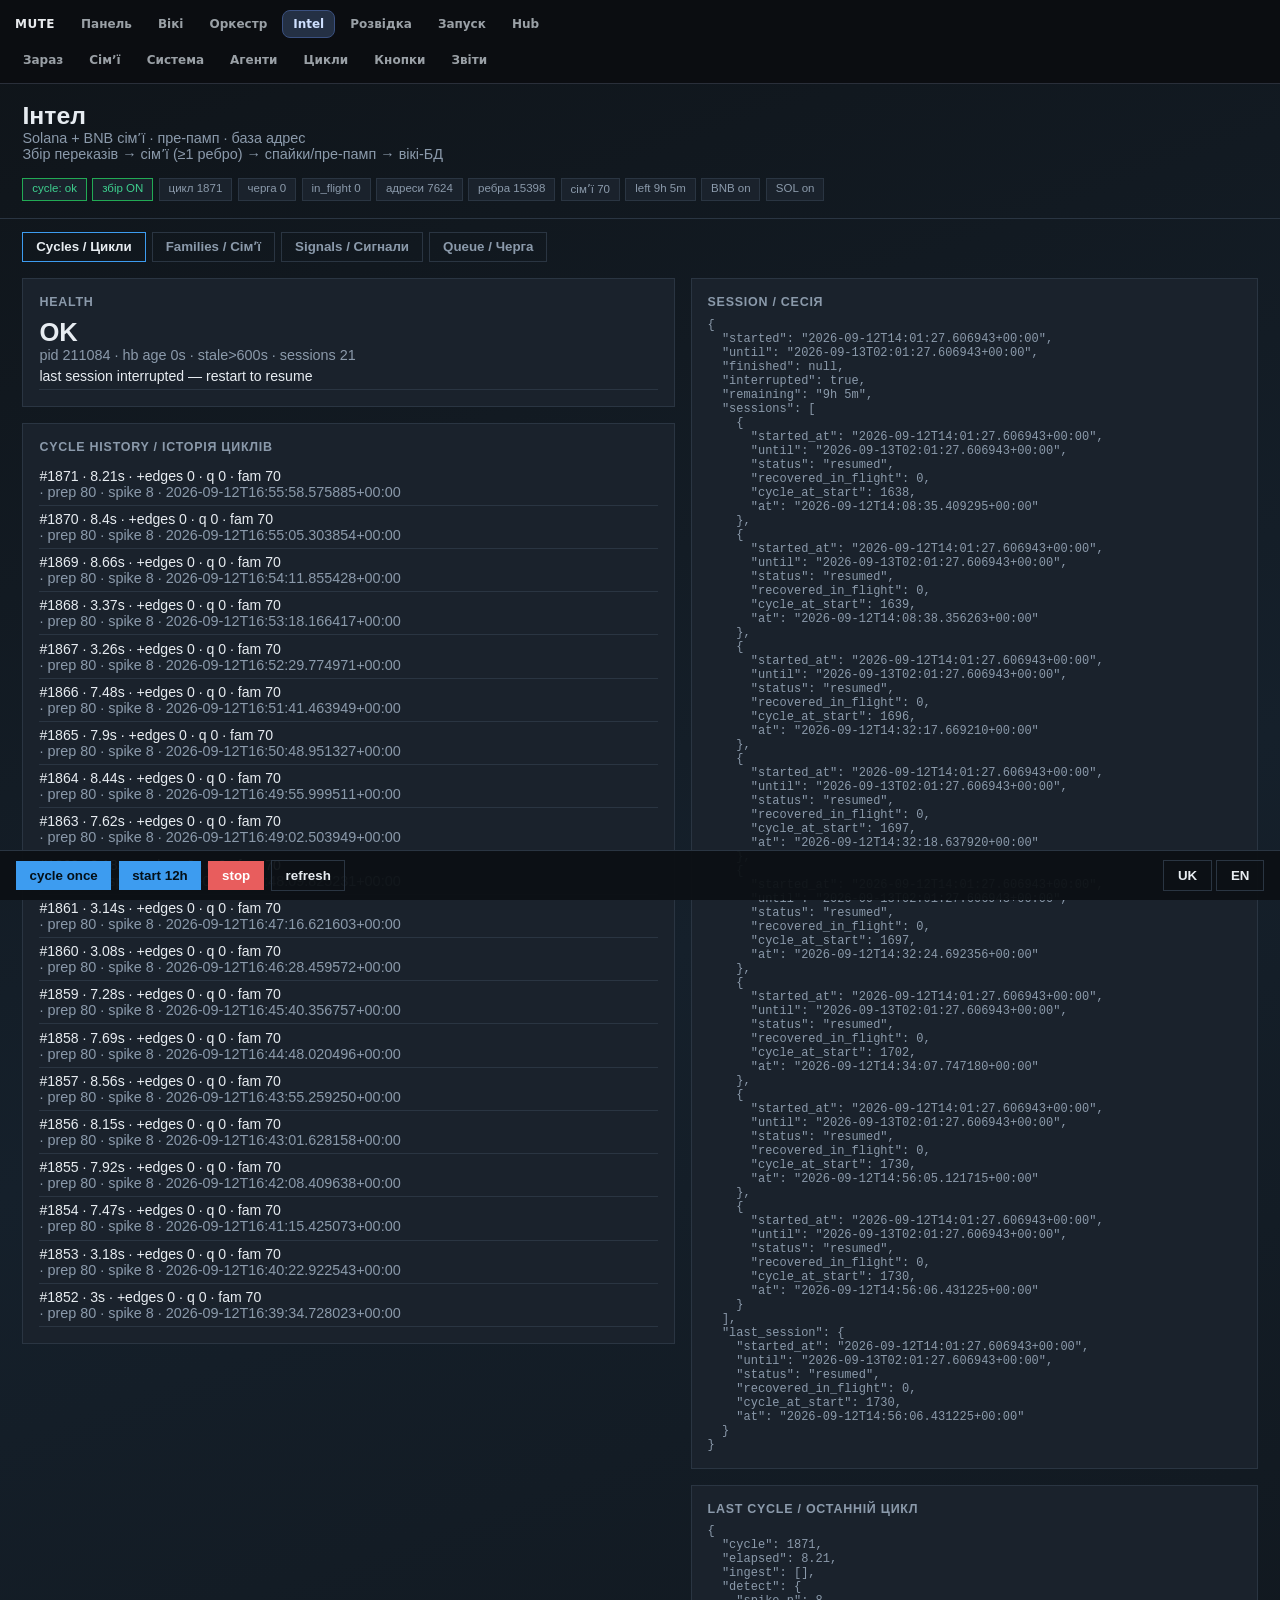
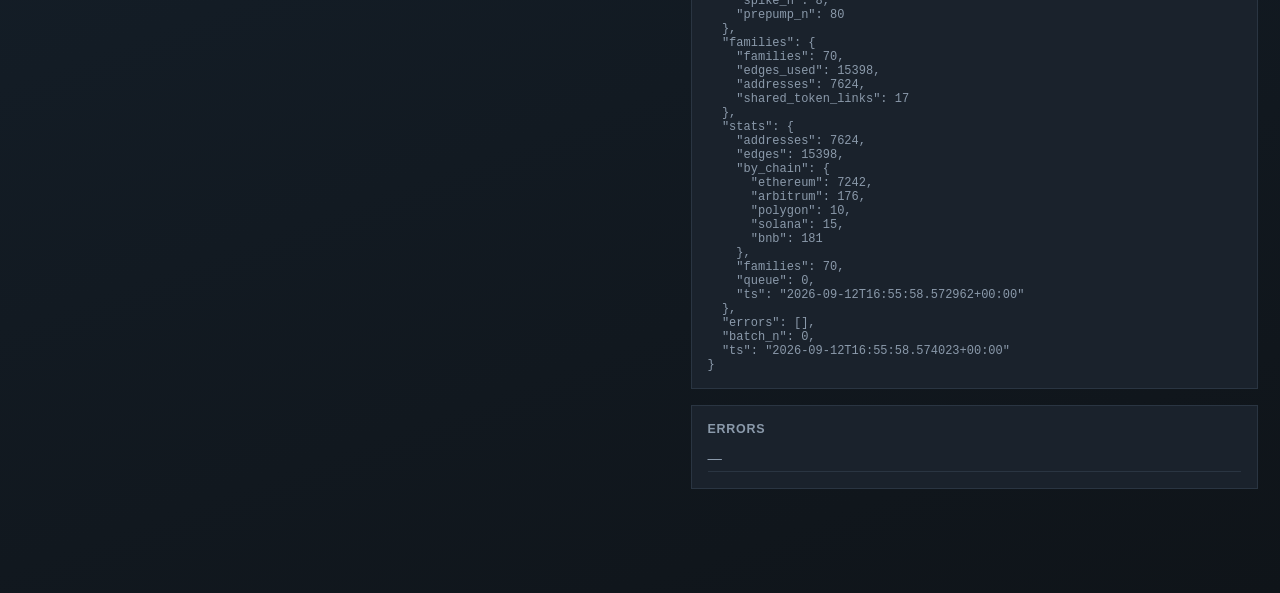
<file: out/intel.html>
<!DOCTYPE html>
<html lang="uk">
<head>
<meta charset="utf-8"/>
<meta name="viewport" content="width=device-width, initial-scale=1"/>
<title>Intel · MUTE</title>
<style>
:root {
  --bg:#0f1419; --panel:#1a222c; --text:#e7ecf1; --muted:#8b9aab;
  --accent:#3d9cf0; --ok:#3ecf8e; --bad:#e85d5d; --warn:#e6b84d; --line:#2a3542;
  --font: "IBM Plex Sans", "Segoe UI", sans-serif;
}
* { box-sizing:border-box; }
body { margin:0; font-family:var(--font); background:linear-gradient(160deg,#0f1419,#15202b 45%,#0f1419);
  color:var(--text); min-height:100vh; padding-bottom:4.5rem; }
header { padding:1.1rem 1.4rem; border-bottom:1px solid var(--line);
  display:flex; flex-wrap:wrap; gap:1rem; align-items:baseline; justify-content:space-between;
  position:relative; }
h1 { margin:0; font-size:1.55rem; }
.sub,.mini { color:var(--muted); font-size:.9rem; }
.pills { display:flex; flex-wrap:wrap; gap:.35rem; }
.pill { background:var(--panel); border:1px solid var(--line); padding:.22rem .55rem; font-size:.72rem; color:var(--muted); }
.pill.ok { color:var(--ok); border-color:#2a5; }
.pill.bad { color:var(--bad); }
.pill.warn { color:var(--warn); }
.tabs { display:flex; gap:.4rem; padding:.8rem 1.4rem 0; flex-wrap:wrap; }
.tab { background:transparent; border:1px solid var(--line); color:var(--muted); padding:.4rem .8rem; cursor:pointer; }
.tab.on { color:var(--text); border-color:var(--accent); }
main { padding:1rem 1.4rem; }
.panel { display:none; }
.panel.on { display:block; }
.grid { display:grid; grid-template-columns:1.15fr 1fr; gap:1rem; }
@media (max-width:960px) { .grid { grid-template-columns:1fr; } }
.box { background:var(--panel); border:1px solid var(--line); padding:1rem; margin-bottom:1rem; }
.box h3 { margin:0 0 .55rem; font-size:.78rem; text-transform:uppercase; letter-spacing:.06em; color:var(--muted); }
ul { margin:0; padding:0; list-style:none; }
li { padding:.32rem 0; border-bottom:1px solid var(--line); font-size:.88rem; }
pre { margin:0; white-space:pre-wrap; word-break:break-word; font-size:.75rem; color:var(--muted); }
.kpi { font-size:1.6rem; font-weight:600; }
footer { position:fixed; bottom:0; left:0; right:0; background:#0c1015f2;
  border-top:1px solid var(--line); padding:.55rem 1rem; display:flex; gap:.45rem; flex-wrap:wrap; align-items:center; }
button { background:var(--accent); color:#041018; border:0; padding:.45rem .85rem; font-weight:600; cursor:pointer; }
button.ghost { background:transparent; color:var(--text); border:1px solid var(--line); }
button.danger { background:var(--bad); color:#fff; }
.lang { margin-left:auto; }
</style>
<style>
:root { --chrome-h: 84px; }
.mute-chrome {
  position: fixed; top: 0; left: 0; right: 0; z-index: 2000;
  height: var(--chrome-h);
  display: flex; flex-direction: column; justify-content: center; gap: 0;
  box-sizing: border-box;
  padding: 4px 12px;
  background: rgba(12,14,18,.98);
  border-bottom: 1px solid #2a2f3a;
  backdrop-filter: blur(8px);
}
.mute-chrome .mute-row {
  display: flex; flex-wrap: nowrap; align-items: center; gap: 4px;
  height: 36px; min-height: 36px; max-height: 36px;
  overflow-x: auto; overflow-y: hidden;
  scrollbar-width: none; -ms-overflow-style: none;
}
.mute-chrome .mute-row::-webkit-scrollbar { display: none; height: 0; }
.mute-chrome a, .mute-chrome .mute-brand {
  flex: 0 0 auto; white-space: nowrap;
  color: #9aa0a6; text-decoration: none; font-size: 12px; font-weight: 650;
  padding: 6px 10px; border-radius: 8px; border: 1px solid transparent;
  font-family: ui-sans-serif, system-ui, sans-serif;
}
.mute-chrome .mute-brand { color: #e8eaed; font-weight: 750; letter-spacing: .04em; padding-left: 2px; }
.mute-chrome a:hover { color: #e8eaed; background: #1b2030; border-color: #2a2f3a; }
.mute-chrome a.active { color: #cfe0ff; background: #243044; border-color: #3a5080; }
html { scroll-padding-top: calc(var(--chrome-h) + 8px); }
body { padding-top: var(--chrome-h) !important; }
</style>
</head>
<body>
<nav class="mute-chrome" aria-label="MUTE"><div class="mute-row"><span class="mute-brand">MUTE</span><a href="/" data-chrome="home">Панель</a><a href="/wiki.html" data-chrome="wiki-page">Вікі</a><a href="/kanban.html" data-chrome="kanban">Оркестр</a><a href="/intel.html" data-chrome="intel" class="active">Intel</a><a href="/rozvidka.html" data-chrome="rozvidka">Розвідка</a><a href="/launch.html" data-chrome="launch">Запуск</a><a href="/reports/signals_hub.html" data-chrome="hub">Hub</a></div><div class="mute-row"><a href="/#now" data-chrome="now" data-nav="now">Зараз</a><a href="/#wiki" data-chrome="wiki" data-nav="wiki">Сімʼї</a><a href="/#procs" data-chrome="procs" data-nav="procs">Система</a><a href="/#agents" data-chrome="agents" data-nav="agents">Агенти</a><a href="/#cycles" data-chrome="cycles" data-nav="cycles">Цикли</a><a href="/#launch" data-chrome="launch-sec" data-nav="launch">Кнопки</a><a href="/#reports" data-chrome="reports" data-nav="reports">Звіти</a></div></nav>
<script>
(function () {
  const path = (location.pathname || '/').replace(/\/+$/, '') || '/';
  const home = path === '/' || /\/(dashboard|index|panel)(\.html)?$/.test(path);
  document.querySelectorAll('.mute-chrome a[data-chrome]').forEach(a => {
    const href = a.getAttribute('href') || '';
    if (href.startsWith('/#')) return;
    if (home && href === '/') a.classList.add('active');
    else if (!home && (href === path || href === location.pathname)) a.classList.add('active');
  });
})();
</script>

<header>
  <div>
    <h1 id="title">Intel</h1>
    <div class="sub" id="sub"></div>
    <div class="mini" id="goal"></div>
  </div>
  <div class="pills" id="pills"></div>
</header>
<div class="tabs">
  <button class="tab on" data-tab="cycles">Cycles / Цикли</button>
  <button class="tab" data-tab="families">Families / Сімʼї</button>
  <button class="tab" data-tab="signals">Signals / Сигнали</button>
  <button class="tab" data-tab="queue">Queue / Черга</button>
</div>
<main>
  <div class="panel on" id="tab-cycles">
    <div class="grid">
      <div>
        <div class="box"><h3>health</h3><div class="kpi" id="hStatus">—</div><div class="mini" id="hMeta"></div><ul id="hIssues"></ul></div>
        <div class="box"><h3>cycle history / історія циклів</h3><ul id="hist"></ul></div>
      </div>
      <div>
        <div class="box"><h3>session / сесія</h3><pre id="session"></pre></div>
        <div class="box"><h3>last cycle / останній цикл</h3><pre id="lastc"></pre></div>
        <div class="box"><h3>errors</h3><ul id="errs"></ul></div>
      </div>
    </div>
  </div>
  <div class="panel" id="tab-families">
    <div class="grid">
      <div class="box"><h3 id="h-fam">families</h3><ul id="fam"></ul></div>
      <div class="box"><h3>shared tokens</h3><ul id="tok"></ul></div>
    </div>
  </div>
  <div class="panel" id="tab-signals">
    <div class="grid">
      <div class="box"><h3 id="h-pre">pre-pump</h3><ul id="pre"></ul></div>
      <div class="box"><h3 id="h-spk">spikes</h3><ul id="spk"></ul></div>
    </div>
  </div>
  <div class="panel" id="tab-queue">
    <div class="box"><h3>queue preview / черга</h3><ul id="qlist"></ul></div>
    <div class="box"><h3>stats by chain</h3><pre id="stats"></pre></div>
  </div>
</main>
<footer>
  <button type="button" id="btn-once">cycle once</button>
  <button type="button" id="btn-start">start 12h</button>
  <button type="button" class="danger" id="btn-stop">stop</button>
  <button type="button" class="ghost" id="btn-refresh">refresh</button>
  <span class="lang">
    <button type="button" class="ghost" data-lang="uk">UK</button>
    <button type="button" class="ghost" data-lang="en">EN</button>
  </span>
</footer>
<script>
const BOOT = {"ok": true, "version": "0.2", "i18n": {"en": {"name": "Intel", "subtitle": "Solana + BNB families · pre-pump · address DB", "goal": "Collect transfers → families (≥1 edge) → spike/pre-pump tags → wiki DB", "cycle": "cycle", "queue": "queue", "addresses": "addresses", "edges": "edges", "families": "families", "spikes": "activity spikes", "prepump": "pre-pump", "sol": "Solana", "bnb": "BNB", "evm": "EVM legacy", "collect_running": "collect ON", "collect_off": "collect off", "profit": "early / profit", "neighbors": "new neighbors", "wiki": "wiki", "lang": "EN"}, "uk": {"name": "Інтел", "subtitle": "Solana + BNB сімʼї · пре-памп · база адрес", "goal": "Збір переказів → сімʼї (≥1 ребро) → спайки/пре-памп → вікі-БД", "cycle": "цикл", "queue": "черга", "addresses": "адреси", "edges": "ребра", "families": "сімʼї", "spikes": "спайки активності", "prepump": "пре-памп", "sol": "Solana", "bnb": "BNB", "evm": "EVM (старий граф)", "collect_running": "збір ON", "collect_off": "збір off", "profit": "early / profit", "neighbors": "нові сусіди", "wiki": "вікі", "lang": "UK"}}, "lang": "uk", "name": "Інтел", "subtitle": "Solana + BNB сімʼї · пре-памп · база адрес", "goal": "Збір переказів → сімʼї (≥1 ребро) → спайки/пре-памп → вікі-БД", "health": {"ok": true, "cycle_status": "ok", "pid": 211084, "running": true, "cycle": 1871, "queue": 0, "done": 659, "in_flight": 0, "heartbeat_age_sec": 0.0, "stale_after_sec": 600.0, "collect_until": "2026-09-13T02:01:27.606943+00:00", "collect_started_at": "2026-09-12T14:01:27.606943+00:00", "remaining_sec": 32710.0, "interrupted": true, "last_cycle": {"cycle": 1871, "elapsed": 8.21, "edges": 15398, "addresses": 7624, "detect": {"spike_n": 8, "prepump_n": 80}, "errors": []}, "sessions_n": 21, "last_session": {"started_at": "2026-09-12T14:01:27.606943+00:00", "until": "2026-09-13T02:01:27.606943+00:00", "status": "resumed", "recovered_in_flight": 0, "cycle_at_start": 1730, "at": "2026-09-12T14:56:06.431225+00:00"}, "issues": ["last session interrupted — restart to resume"], "sleep_sec": 45.0, "ts": "2026-09-12T16:56:17.628144+00:00"}, "cycles": [{"ts": "2026-09-12T16:55:58.575885+00:00", "cycle": 1871, "elapsed": 8.21, "batch_n": 0, "edges_new": 0, "neighbors": 0, "spike_n": 8, "prepump_n": 80, "families": 70, "queue": 0, "addresses": 7624, "edges": 15398, "by_chain": {"ethereum": 7242, "arbitrum": 176, "polygon": 10, "solana": 15, "bnb": 181}, "errors": [], "chains": []}, {"ts": "2026-09-12T16:55:05.303854+00:00", "cycle": 1870, "elapsed": 8.4, "batch_n": 0, "edges_new": 0, "neighbors": 0, "spike_n": 8, "prepump_n": 80, "families": 70, "queue": 0, "addresses": 7624, "edges": 15398, "by_chain": {"ethereum": 7242, "arbitrum": 176, "polygon": 10, "solana": 15, "bnb": 181}, "errors": [], "chains": []}, {"ts": "2026-09-12T16:54:11.855428+00:00", "cycle": 1869, "elapsed": 8.66, "batch_n": 0, "edges_new": 0, "neighbors": 0, "spike_n": 8, "prepump_n": 80, "families": 70, "queue": 0, "addresses": 7624, "edges": 15398, "by_chain": {"ethereum": 7242, "arbitrum": 176, "polygon": 10, "solana": 15, "bnb": 181}, "errors": [], "chains": []}, {"ts": "2026-09-12T16:53:18.166417+00:00", "cycle": 1868, "elapsed": 3.37, "batch_n": 0, "edges_new": 0, "neighbors": 0, "spike_n": 8, "prepump_n": 80, "families": 70, "queue": 0, "addresses": 7624, "edges": 15398, "by_chain": {"ethereum": 7242, "arbitrum": 176, "polygon": 10, "solana": 15, "bnb": 181}, "errors": [], "chains": []}, {"ts": "2026-09-12T16:52:29.774971+00:00", "cycle": 1867, "elapsed": 3.26, "batch_n": 0, "edges_new": 0, "neighbors": 0, "spike_n": 8, "prepump_n": 80, "families": 70, "queue": 0, "addresses": 7624, "edges": 15398, "by_chain": {"ethereum": 7242, "arbitrum": 176, "polygon": 10, "solana": 15, "bnb": 181}, "errors": [], "chains": []}, {"ts": "2026-09-12T16:51:41.463949+00:00", "cycle": 1866, "elapsed": 7.48, "batch_n": 0, "edges_new": 0, "neighbors": 0, "spike_n": 8, "prepump_n": 80, "families": 70, "queue": 0, "addresses": 7624, "edges": 15398, "by_chain": {"ethereum": 7242, "arbitrum": 176, "polygon": 10, "solana": 15, "bnb": 181}, "errors": [], "chains": []}, {"ts": "2026-09-12T16:50:48.951327+00:00", "cycle": 1865, "elapsed": 7.9, "batch_n": 0, "edges_new": 0, "neighbors": 0, "spike_n": 8, "prepump_n": 80, "families": 70, "queue": 0, "addresses": 7624, "edges": 15398, "by_chain": {"ethereum": 7242, "arbitrum": 176, "polygon": 10, "solana": 15, "bnb": 181}, "errors": [], "chains": []}, {"ts": "2026-09-12T16:49:55.999511+00:00", "cycle": 1864, "elapsed": 8.44, "batch_n": 0, "edges_new": 0, "neighbors": 0, "spike_n": 8, "prepump_n": 80, "families": 70, "queue": 0, "addresses": 7624, "edges": 15398, "by_chain": {"ethereum": 7242, "arbitrum": 176, "polygon": 10, "solana": 15, "bnb": 181}, "errors": [], "chains": []}, {"ts": "2026-09-12T16:49:02.503949+00:00", "cycle": 1863, "elapsed": 7.62, "batch_n": 0, "edges_new": 0, "neighbors": 0, "spike_n": 8, "prepump_n": 80, "families": 70, "queue": 0, "addresses": 7624, "edges": 15398, "by_chain": {"ethereum": 7242, "arbitrum": 176, "polygon": 10, "solana": 15, "bnb": 181}, "errors": [], "chains": []}, {"ts": "2026-09-12T16:48:09.825231+00:00", "cycle": 1862, "elapsed": 8.18, "batch_n": 0, "edges_new": 0, "neighbors": 0, "spike_n": 8, "prepump_n": 80, "families": 70, "queue": 0, "addresses": 7624, "edges": 15398, "by_chain": {"ethereum": 7242, "arbitrum": 176, "polygon": 10, "solana": 15, "bnb": 181}, "errors": [], "chains": []}, {"ts": "2026-09-12T16:47:16.621603+00:00", "cycle": 1861, "elapsed": 3.14, "batch_n": 0, "edges_new": 0, "neighbors": 0, "spike_n": 8, "prepump_n": 80, "families": 70, "queue": 0, "addresses": 7624, "edges": 15398, "by_chain": {"ethereum": 7242, "arbitrum": 176, "polygon": 10, "solana": 15, "bnb": 181}, "errors": [], "chains": []}, {"ts": "2026-09-12T16:46:28.459572+00:00", "cycle": 1860, "elapsed": 3.08, "batch_n": 0, "edges_new": 0, "neighbors": 0, "spike_n": 8, "prepump_n": 80, "families": 70, "queue": 0, "addresses": 7624, "edges": 15398, "by_chain": {"ethereum": 7242, "arbitrum": 176, "polygon": 10, "solana": 15, "bnb": 181}, "errors": [], "chains": []}, {"ts": "2026-09-12T16:45:40.356757+00:00", "cycle": 1859, "elapsed": 7.28, "batch_n": 0, "edges_new": 0, "neighbors": 0, "spike_n": 8, "prepump_n": 80, "families": 70, "queue": 0, "addresses": 7624, "edges": 15398, "by_chain": {"ethereum": 7242, "arbitrum": 176, "polygon": 10, "solana": 15, "bnb": 181}, "errors": [], "chains": []}, {"ts": "2026-09-12T16:44:48.020496+00:00", "cycle": 1858, "elapsed": 7.69, "batch_n": 0, "edges_new": 0, "neighbors": 0, "spike_n": 8, "prepump_n": 80, "families": 70, "queue": 0, "addresses": 7624, "edges": 15398, "by_chain": {"ethereum": 7242, "arbitrum": 176, "polygon": 10, "solana": 15, "bnb": 181}, "errors": [], "chains": []}, {"ts": "2026-09-12T16:43:55.259250+00:00", "cycle": 1857, "elapsed": 8.56, "batch_n": 0, "edges_new": 0, "neighbors": 0, "spike_n": 8, "prepump_n": 80, "families": 70, "queue": 0, "addresses": 7624, "edges": 15398, "by_chain": {"ethereum": 7242, "arbitrum": 176, "polygon": 10, "solana": 15, "bnb": 181}, "errors": [], "chains": []}, {"ts": "2026-09-12T16:43:01.628158+00:00", "cycle": 1856, "elapsed": 8.15, "batch_n": 0, "edges_new": 0, "neighbors": 0, "spike_n": 8, "prepump_n": 80, "families": 70, "queue": 0, "addresses": 7624, "edges": 15398, "by_chain": {"ethereum": 7242, "arbitrum": 176, "polygon": 10, "solana": 15, "bnb": 181}, "errors": [], "chains": []}, {"ts": "2026-09-12T16:42:08.409638+00:00", "cycle": 1855, "elapsed": 7.92, "batch_n": 0, "edges_new": 0, "neighbors": 0, "spike_n": 8, "prepump_n": 80, "families": 70, "queue": 0, "addresses": 7624, "edges": 15398, "by_chain": {"ethereum": 7242, "arbitrum": 176, "polygon": 10, "solana": 15, "bnb": 181}, "errors": [], "chains": []}, {"ts": "2026-09-12T16:41:15.425073+00:00", "cycle": 1854, "elapsed": 7.47, "batch_n": 0, "edges_new": 0, "neighbors": 0, "spike_n": 8, "prepump_n": 80, "families": 70, "queue": 0, "addresses": 7624, "edges": 15398, "by_chain": {"ethereum": 7242, "arbitrum": 176, "polygon": 10, "solana": 15, "bnb": 181}, "errors": [], "chains": []}, {"ts": "2026-09-12T16:40:22.922543+00:00", "cycle": 1853, "elapsed": 3.18, "batch_n": 0, "edges_new": 0, "neighbors": 0, "spike_n": 8, "prepump_n": 80, "families": 70, "queue": 0, "addresses": 7624, "edges": 15398, "by_chain": {"ethereum": 7242, "arbitrum": 176, "polygon": 10, "solana": 15, "bnb": 181}, "errors": [], "chains": []}, {"ts": "2026-09-12T16:39:34.728023+00:00", "cycle": 1852, "elapsed": 3.0, "batch_n": 0, "edges_new": 0, "neighbors": 0, "spike_n": 8, "prepump_n": 80, "families": 70, "queue": 0, "addresses": 7624, "edges": 15398, "by_chain": {"ethereum": 7242, "arbitrum": 176, "polygon": 10, "solana": 15, "bnb": 181}, "errors": [], "chains": []}, {"ts": "2026-09-12T16:38:46.705748+00:00", "cycle": 1851, "elapsed": 7.35, "batch_n": 0, "edges_new": 0, "neighbors": 0, "spike_n": 8, "prepump_n": 80, "families": 70, "queue": 0, "addresses": 7624, "edges": 15398, "by_chain": {"ethereum": 7242, "arbitrum": 176, "polygon": 10, "solana": 15, "bnb": 181}, "errors": [], "chains": []}, {"ts": "2026-09-12T16:37:54.301914+00:00", "cycle": 1850, "elapsed": 8.31, "batch_n": 0, "edges_new": 0, "neighbors": 0, "spike_n": 8, "prepump_n": 80, "families": 70, "queue": 0, "addresses": 7624, "edges": 15398, "by_chain": {"ethereum": 7242, "arbitrum": 176, "polygon": 10, "solana": 15, "bnb": 181}, "errors": [], "chains": []}, {"ts": "2026-09-12T16:37:00.936040+00:00", "cycle": 1849, "elapsed": 7.64, "batch_n": 0, "edges_new": 0, "neighbors": 0, "spike_n": 8, "prepump_n": 80, "families": 70, "queue": 0, "addresses": 7624, "edges": 15398, "by_chain": {"ethereum": 7242, "arbitrum": 176, "polygon": 10, "solana": 15, "bnb": 181}, "errors": [], "chains": []}, {"ts": "2026-09-12T16:36:08.235679+00:00", "cycle": 1848, "elapsed": 7.91, "batch_n": 0, "edges_new": 0, "neighbors": 0, "spike_n": 8, "prepump_n": 80, "families": 70, "queue": 0, "addresses": 7624, "edges": 15398, "by_chain": {"ethereum": 7242, "arbitrum": 176, "polygon": 10, "solana": 15, "bnb": 181}, "errors": [], "chains": []}, {"ts": "2026-09-12T16:35:15.256386+00:00", "cycle": 1847, "elapsed": 8.26, "batch_n": 0, "edges_new": 0, "neighbors": 0, "spike_n": 8, "prepump_n": 80, "families": 70, "queue": 0, "addresses": 7624, "edges": 15398, "by_chain": {"ethereum": 7242, "arbitrum": 176, "polygon": 10, "solana": 15, "bnb": 181}, "errors": [], "chains": []}, {"ts": "2026-09-12T16:34:21.975195+00:00", "cycle": 1846, "elapsed": 3.41, "batch_n": 0, "edges_new": 0, "neighbors": 0, "spike_n": 8, "prepump_n": 80, "families": 70, "queue": 0, "addresses": 7624, "edges": 15398, "by_chain": {"ethereum": 7242, "arbitrum": 176, "polygon": 10, "solana": 15, "bnb": 181}, "errors": [], "chains": []}, {"ts": "2026-09-12T16:33:33.551543+00:00", "cycle": 1845, "elapsed": 3.11, "batch_n": 0, "edges_new": 0, "neighbors": 0, "spike_n": 8, "prepump_n": 80, "families": 70, "queue": 0, "addresses": 7624, "edges": 15398, "by_chain": {"ethereum": 7242, "arbitrum": 176, "polygon": 10, "solana": 15, "bnb": 181}, "errors": [], "chains": []}, {"ts": "2026-09-12T16:32:45.400556+00:00", "cycle": 1844, "elapsed": 8.29, "batch_n": 0, "edges_new": 0, "neighbors": 0, "spike_n": 8, "prepump_n": 80, "families": 70, "queue": 0, "addresses": 7624, "edges": 15398, "by_chain": {"ethereum": 7242, "arbitrum": 176, "polygon": 10, "solana": 15, "bnb": 181}, "errors": [], "chains": []}, {"ts": "2026-09-12T16:31:52.044382+00:00", "cycle": 1843, "elapsed": 8.17, "batch_n": 0, "edges_new": 0, "neighbors": 0, "spike_n": 8, "prepump_n": 80, "families": 70, "queue": 0, "addresses": 7624, "edges": 15398, "by_chain": {"ethereum": 7242, "arbitrum": 176, "polygon": 10, "solana": 15, "bnb": 181}, "errors": [], "chains": []}, {"ts": "2026-09-12T16:30:58.813384+00:00", "cycle": 1842, "elapsed": 7.58, "batch_n": 0, "edges_new": 0, "neighbors": 0, "spike_n": 8, "prepump_n": 80, "families": 70, "queue": 0, "addresses": 7624, "edges": 15398, "by_chain": {"ethereum": 7242, "arbitrum": 176, "polygon": 10, "solana": 15, "bnb": 181}, "errors": [], "chains": []}], "state": {"cycle": 1871, "queue": 0, "done": 659, "in_flight": 0, "collect_until": "2026-09-13T02:01:27.606943+00:00", "collect_started_at": "2026-09-12T14:01:27.606943+00:00", "collect_finished_at": null, "collect_interrupted": true, "sessions": [{"started_at": "2026-09-12T14:01:27.606943+00:00", "until": "2026-09-13T02:01:27.606943+00:00", "status": "resumed", "recovered_in_flight": 0, "cycle_at_start": 1638, "at": "2026-09-12T14:08:35.409295+00:00"}, {"started_at": "2026-09-12T14:01:27.606943+00:00", "until": "2026-09-13T02:01:27.606943+00:00", "status": "resumed", "recovered_in_flight": 0, "cycle_at_start": 1639, "at": "2026-09-12T14:08:38.356263+00:00"}, {"started_at": "2026-09-12T14:01:27.606943+00:00", "until": "2026-09-13T02:01:27.606943+00:00", "status": "resumed", "recovered_in_flight": 0, "cycle_at_start": 1696, "at": "2026-09-12T14:32:17.669210+00:00"}, {"started_at": "2026-09-12T14:01:27.606943+00:00", "until": "2026-09-13T02:01:27.606943+00:00", "status": "resumed", "recovered_in_flight": 0, "cycle_at_start": 1697, "at": "2026-09-12T14:32:18.637920+00:00"}, {"started_at": "2026-09-12T14:01:27.606943+00:00", "until": "2026-09-13T02:01:27.606943+00:00", "status": "resumed", "recovered_in_flight": 0, "cycle_at_start": 1697, "at": "2026-09-12T14:32:24.692356+00:00"}, {"started_at": "2026-09-12T14:01:27.606943+00:00", "until": "2026-09-13T02:01:27.606943+00:00", "status": "resumed", "recovered_in_flight": 0, "cycle_at_start": 1702, "at": "2026-09-12T14:34:07.747180+00:00"}, {"started_at": "2026-09-12T14:01:27.606943+00:00", "until": "2026-09-13T02:01:27.606943+00:00", "status": "resumed", "recovered_in_flight": 0, "cycle_at_start": 1730, "at": "2026-09-12T14:56:05.121715+00:00"}, {"started_at": "2026-09-12T14:01:27.606943+00:00", "until": "2026-09-13T02:01:27.606943+00:00", "status": "resumed", "recovered_in_flight": 0, "cycle_at_start": 1730, "at": "2026-09-12T14:56:06.431225+00:00"}], "last_cycle": {"cycle": 1871, "elapsed": 8.21, "ingest": [], "detect": {"spike_n": 8, "prepump_n": 80}, "families": {"families": 70, "edges_used": 15398, "addresses": 7624, "shared_token_links": 17}, "stats": {"addresses": 7624, "edges": 15398, "by_chain": {"ethereum": 7242, "arbitrum": 176, "polygon": 10, "solana": 15, "bnb": 181}, "families": 70, "queue": 0, "ts": "2026-09-12T16:55:58.572962+00:00"}, "errors": [], "batch_n": 0, "ts": "2026-09-12T16:55:58.574023+00:00"}, "errors": [], "running": true, "heartbeat_at": "2026-09-12T16:56:17.622843+00:00"}, "stats": {"addresses": 7624, "edges": 15398, "by_chain": {"ethereum": 7242, "arbitrum": 176, "polygon": 10, "solana": 15, "bnb": 181}, "families": 70, "queue": 0, "ts": "2026-09-12T16:56:17.627212+00:00"}, "families": [{"id": "fam_ethereum_0xbd75b8", "chain": "ethereum", "hub": "0xbd02c51150a4ab6ce97b9de2025644594f3e75b8", "hub_key": "ethereum:0xbd02c51150a4ab6ce97b9de2025644594f3e75b8", "short": "0xbd…75b8", "size": 80, "members": ["ethereum:0xbd02c51150a4ab6ce97b9de2025644594f3e75b8", "ethereum:0xe41156c96dfb975a8b7cc933f852472a8bb57239", "ethereum:0x28c6c06298d514db089934071355e5743bf21d60", "ethereum:0xa9ac43f5b5e38155a288d1a01d2cbc4478e14573", "ethereum:0xcd531ae9efcce479654c4926dec5f6209531ca7b", "ethereum:0xb81ec29c7aee06b57fbb334a30f8c83ec3393e81", "ethereum:0xbe0fcba6d8aa0349ee08ae20a84398bc90d86087", "ethereum:0x6c96de32cea08842dcc4058c14d3aaad7fa41dee", "ethereum:0x6898f1e730e42dffc2c6585e5f5071a31add1f9d", "ethereum:0xe3478b0bb1a5084567c319096437924948be1964", "ethereum:0x3a23f943181408eac424116af7b7790c94cb97a5", "ethereum:0x9dc7a1663e536604ed94fa021d2e205156401a93", "ethereum:0x857712eaa65779b1519776b69d055c079e41232c", "ethereum:0x6c0f94e74bcb5c38a3bc159b90a6d33bb739bf7a", "ethereum:0xd91f3a3d5ccab08c6e2355ae13621fe9984feb52", "ethereum:0xee7ae85f2fe2239e27d9c1e23fffe168d63b4055", "ethereum:0xe92e65049b3c2ca12806e9567b08895118c5a03f", "ethereum:0x689880a71c887ad972a65994dba1b993574f1f9d", "ethereum:0xdb7ca069c61d7eb787246f3174c549c902853257", "ethereum:0x5c7bcd6e7de5423a257d81b442095a1a6ced35c5", "ethereum:0xd6eeb9ec87267cfb1121b58412c037aff26af8b8", "ethereum:0x7c2bde70eb177d1237fbdd6bff9ba799568d789f", "ethereum:0xba5e35e26ae59c7aea6f029b68c6460de2d13eb6", "ethereum:0xa1abfa21f80ecf401bd41365adbb6fef6fefdf09", "ethereum:0xd838b6625abdee242e3dc1933313d35c5b9e9061", "ethereum:0xe636e237eb330876fd850885d9fab209446418d4", "ethereum:0xcafa900523f5ec4533dd45ca9d77a5b30cf6c603", "ethereum:0x0003b5aa5e30e97fcc596bb5d0f3a75255e08d4e", "ethereum:0x62425cd6bdcb6bfe51558ea465b063486b70dc9f", "ethereum:0x9c7b3c57632ab8bed71a4ddbc950d8c009dfe7aa", "ethereum:0x1ab4973a48dc892cd9971ece8e01dcc7688f8f23", "ethereum:0x66a9893cc07d91d95644aedd05d03f95e1dba8af", "ethereum:0xa9d15629e8455f6c031b183298c0bd45570b1df8", "ethereum:0x9081793f07325fdee460c7870e910f0cea5c95dd", "ethereum:0x93a7f890ebaf5b41760487fc7b2042dc770a2d39", "ethereum:0x02c6b2a3a11e95b609d0bdb4e74b04ff48dba819", "ethereum:0xf1af3b23de0a5ca3cab7261cb0061c0d779a5c7b", "ethereum:0xf621fb08bbe51af70e7e0f4ea63496894166ff7f", "ethereum:0x0ba39f5f862904ec279ebe097f69440bd94b8a2f", "ethereum:0x7497756ada7e656ae9f00781af49fc0fd08f8a8a", "ethereum:0x33eb9612723961b62d409fc756cf763008de4a39", "ethereum:0x6f6e835586928977bf25664de3c749870923a70b", "ethereum:0x2994e1b5d5b1c165fb61e8668b1ccd913bef3086", "ethereum:0xf70da97812cb96acdf810712aa562db8dfa3dbef", "ethereum:0x1859c2adeba5e9d743c41d7b3e872b16b57030c8", "ethereum:0xd03891b900901556cdc3e7e585f145e745ca1158", "ethereum:0x865daf2afd5fc22eb5e47b839b3aaed4c7099d5d", "ethereum:0x5041ed759dd4afc3a72b8192c143f72f4724081a", "ethereum:0xeba53db3b53e2ae621faae3bed4e7fcd11877eac", "ethereum:0x6606188e936ae259082e580a04ab43bc3d254a9f", "ethereum:0xd3e7ed8870014fd0494370ef2168a8410468a059", "ethereum:0x660ad4b5a74130a4796b4d54bc6750ae93c86e6c", "ethereum:0x6c4a055a44910a550b4060f0cd493286ef8079dc", "ethereum:0x2345804130f13a04c95b3838f31564992aa1885d", "ethereum:0xf31f7659c6714df1d2d731ae92915b1cbdf3ffbf", "ethereum:0xd0890753fdf2ca54376e9e3b68caf59a9a0d8f42", "ethereum:0x0e533b4eedd5bb6049b9c2203a4eeaa3d9e39079", "ethereum:0x1b64fe932eb29bcdcc5d903ed3a71fc3a55f439d", "ethereum:0x1b64983afbeeabe09c01219d08def0236788439d", "ethereum:0xe6363557e738cd82ebd95cf6041d79cdae9618d4", "ethereum:0x9b53ea0966195e605e7c4947d2709a2f58d87a7d", "ethereum:0xa6b1a05a592719b0c8a70c69eac114c48410ade4", "ethereum:0xcbe5f64a9b20bd0bd7ef1c4108df466cea3753ba", "ethereum:0x68841a1806ff291314946eebd0cda8b348e73d6d", "ethereum:0x2e7111ef34d39b36ec84c656b947ca746e495ff6", "ethereum:0x31b8db0513e31b4f5887a4e754ebf3249150b0f5", "ethereum:0x7021eeab88397d2857209ef2cad467cc66ff0bce", "ethereum:0x2cff890f0378a11913b6129b2e97417a2c302680", "ethereum:0xd038213a84a86348d000929c115528ae9ddc1158", "ethereum:0xa43d389763ac59efedbad7122d18b46ec1c704ec", "ethereum:0x4f1604be7dda16e0de7fe1e2898ffd477d45fa38", "ethereum:0xaf2310d98e3a21c29747a4fc91c395eb2efa7589", "ethereum:0x07ae8551be970cb1cca11dd7a11f47ae82e70e67", "ethereum:0xd0a16a95669b14161b09daffa20b24575b77b731", "ethereum:0xdfbba77754699f56723e42429705edb73e9940ba", "ethereum:0x736f0f889203152b6269b3a57a3f6acabf3b10d6", "ethereum:0x4cead2f52008a47cfac3f00624d1e9e5e6895e4f", "ethereum:0x9a880f8fa59fe70af8ca3e947f702d31d4c58f2b", "ethereum:0x559432e18b281731c054cd703d4b49872be4ed53", "ethereum:0x7d3f486a46b13b8767cb37d0f3fb3b23acb3b93e"], "tokens": ["0x0000000000085d4780b73119b644ae5ecd22b376", "0x000000fa00b200406de700041cfc6b19bbfb4d13", "0x000006c2a22ff4a44ff1f5d0f2ed65f781f55555", "0x000867b7e2db44e3f3aab3663eb3f6b54d107dbd", "0x00c83aecc790e8a4453e5dd3b0b4b3680501a7a7", "0x00d0f0250364c431376cc64aadd3aa13c6a8998d", "0x00e2b6d170740c15bf9fb01d0b6e77c0d4510e32", "0x03ad9899da6dce2628c1a49dd6e2068707820656", "0x059b2051bc369a52dfa4bcbaa77388483279320c", "0x0638973ab23487e4d0eeb3bc28a058cc9301fac6", "0x06e9a26244250c0804b93732986235d6b980119e", "0x07d31d936114a47b1c911445dc3aab09a07e0b95", "0x092acd131cbbd164d9aec5192996b024aa9f1111", "0x09670acb29bfbafa2a65b972213d6a70bd8bd5b4", "0x0975fd569a29f68f5d35106e34d5bc61e91ff12e", "0x0a4e883043540ce09059d670ffd4b006acc7c60c", "0x0a7bc70edebfff7094c51fecb055d7cc4c89e8a9", "0x0a988fc3bddf91320dfa7adf90291160c9cec209", "0x0bc529c00c6401aef6d220be8c6ea1667f6ad93e", "0x0c5c2f852960ec664909ef7beecbae87846834f3", "0x0d8775f648430679a709e98d2b0cb6250d2887ef", "0x0dc41752889d00d74870977d6c339f978363442d", "0x0fd10b9899882a6f2fcb5c371e17e70fdee00c38", "0x1106c1295ba4a2074228f09e32a2fe78b1f97b09", "0x111111111117dc0aa78b770fa6a738034120c302"], "token_n": 419, "score": 100, "patron": {"key": "ethereum:0xe41156c96dfb975a8b7cc933f852472a8bb57239", "address": "0xe41156c96dfb975a8b7cc933f852472a8bb57239", "chain": "ethereum", "short": "0xe4…7239", "score": 652.0, "confident": true, "source": "label", "entity": ""}, "frames": {"chain": "ethereum", "n": 5128, "recent_n": 492, "median": 13.606614, "recent_median": 0.15369, "amount_ratio": 0.01, "burst": 293.02, "span_sec": 281526761, "deviant": true, "amount_dev": false, "burst_dev": true, "status": "вихід"}, "move": {"move": "go", "move_uk": "ходити", "where": {"chain": "ethereum", "venue": "dex", "hint": "ethereum / dex"}, "why": "вихід за рамки сімʼї · сильний бал", "score": 100}}, {"id": "fam_arbitrum_0xd542de", "chain": "arbitrum", "hub": "0xd5259b6e9d8a413889953a1f3195d8f8350642de", "hub_key": "arbitrum:0xd5259b6e9d8a413889953a1f3195d8f8350642de", "short": "0xd5…42de", "size": 80, "members": ["arbitrum:0xd5259b6e9d8a413889953a1f3195d8f8350642de", "arbitrum:0xd6216fc19db775df9774a6e33526131da7d19a2c", "arbitrum:0x03e6fa590cadcf15a38e86158e9b3d06ff3399ba", "arbitrum:0xfb770638ac4bc24720aac4b337ec098a26685f64", "arbitrum:0x8df9efbf73043d8d95af095fea98f2c45e91521a", "arbitrum:0x2d877c7562611cb94c7cdee46cfd919618ffe258", "arbitrum:0xf1067c20133a6889cff091422d1c011bf8f27d4c", "arbitrum:0x4ce49f7ff516e9f426d6a46c1de735111c294b0e", "arbitrum:0x0d0707963952f2fba59dd06f2b425ace40b492fe", "arbitrum:0x912ce59144191c1204e64559fe8253a0e49e6548", "arbitrum:0xf2eb2aa3727187edd69285ce7e7fdfe2e494abce", "arbitrum:0x585a18e39cfb06ae6fd82fd73afaa21866a4bf52", "arbitrum:0xce7ec11a5f306c6b896526149db1a86c7d1531e2", "arbitrum:0xae31c2b5b7b793a5909ee8c29e6b95237a8a6a77", "arbitrum:0x3078f22015436d621062f7cc8334774eb5685e97", "arbitrum:0xaa9f8b6c6d1ca0d5abd96357a7871864173edb3c", "arbitrum:0x1b3b8930b5fa5771206617893eb33afb78485b62", "arbitrum:0xe41156c96dfb975a8b7cc933f852472a8bb57239", "arbitrum:0x664c900ad79a7e9e3e1bbdd238715744ac9b575b", "arbitrum:0xb3c41ad3f8a8503a2b8a8e09e6a846d0c279a48f", "arbitrum:0x670c07351317509556d4bb6fe05034d2efba00b8", "arbitrum:0xbcf2428b30a2eec281a8da2ec93c93b499a7987b", "arbitrum:0xf33f3cb4a93891f2aa5b4e18505ac48c1cade72a", "arbitrum:0x0a2854fbbd9b3ef66f17d47284e7f899b9509330", "arbitrum:0xa7bb00f3a6873ca402e891f96fa1dcdd254801f5", "arbitrum:0x748034290ce9e1044676ecf3b1573344a102f2ca", "arbitrum:0xe3dcb83e136c8d989e867553336fc41cae4cd830", "arbitrum:0xf2dbc42875e7764edbd89732a15214a9a0deb085", "arbitrum:0xb0470cf15b22a6a32c49a7c20e3821b944a76058", "arbitrum:0xff16cc0f094ef835f61c10d60105c1832291a184", "arbitrum:0xff1664bfd46eeba41555aab04150d776dc80a184", "arbitrum:0x6e298cd32081f83fe0960f74f92a3b8eb7a0e9d6", "arbitrum:0x670c63714dd7241ceba7228634fe51b587a800b8", "arbitrum:0x2de3cacf8147f09f4c97686ff2c843bb842c1e79", "arbitrum:0x9008d19f58aabd9ed0d60971565aa8510560ab41", "arbitrum:0x9db7439d32addfa91cca564ed23762ed218e8ea7", "arbitrum:0x2d623999f3b13cb242ae861fe5713d13585586f6", "arbitrum:0xa7bb946d9534e8e9e7bb9148236fa4e9681201f5", "arbitrum:0x20afe50ace0238c7ed727d92b49c62a57838a734", "arbitrum:0xb3960cab23097c7a99e4f41a4f961bb94100f05a", "arbitrum:0x57971eff08399eb7765a88e6d01ad352077f0312", "arbitrum:0x1e54223e49ebb025c3fcaed65ce1da9c039c9565", "arbitrum:0xcb69df719d3edc52872abab3ad404bca44eb6a9a", "arbitrum:0x660ad4b5a74130a4796b4d54bc6750ae93c86e6c", "arbitrum:0xb92fe925dc43a0ecde6c8b1a2709c170ec4fff4f", "arbitrum:0x2d68504ac4c67d5647e4ca16ee20d274fdf38468", "arbitrum:0xe23796fbda930646e903c2c94a6ed1312409ca05", "arbitrum:0x6a5c6807c6a3dfbebb37592c6da11ada3c62fb70", "arbitrum:0x85f234bbbd166c1523c40210fcf8f3f9b5856bad", "arbitrum:0xa3e46014c271d141dd97675dfe8ea7b58598e104", "arbitrum:0x5c0b1986b8e7ff5e7537609361e5cebbe75bc466", "arbitrum:0xce1c8108479283fef7f353e6ef890d47c449f054", "arbitrum:0x657e6d2073a99af61952beb7ee564169616b90c1", "arbitrum:0xb41b07eabb3fe46284289310ebdeb831d39061b0", "arbitrum:0x3811498a215ddb516dcdac4be5438d5c881783d5", "arbitrum:0xbd7f90450302aeeca62bea5049f6cb386da3fb05", "arbitrum:0x6d4752740eb7e9ba931718a09f4f25b6e0f898ad", "arbitrum:0xbed8708b15c3818b0b30b4a3363d97e5dabbfd01", "arbitrum:0xbecc062d974ea9933c41388abf733d1a11163eb7", "arbitrum:0x456d8cedd27819219a98dce749301923e2b258b9", "arbitrum:0x2b93b80109acc86e497b7b729ca5e5e202b31c7a", "arbitrum:0xaac8ed1ae0b18d6c943a6a285452eac78397b7e8", "arbitrum:0x902cc9bf06caa69bd30dee78b7ef2736ee058243", "arbitrum:0x3da0b04673eb53363546c8e84db6eeaec7a90891", "arbitrum:0x0ddf4e54830253b3547b0e923a6a61263de10ede", "arbitrum:0xdbaeb7f0dfe3a0aafd798ccecb5b22e708f7852c", "arbitrum:0x9b49f490035704b4ff150ee124d35f16c980fe40", "arbitrum:0xfc6537d05969dabd39eb9203ff8db67c3e61de8e", "arbitrum:0x1ca7427fadeae092ad80f2cf03556b4de060e5af", "arbitrum:0x04b41efe5820ae051ed22df4aad83ab696615755", "arbitrum:0xbdd74fabbea021dfded52e3becc0bf66f691e4a5", "arbitrum:0xd5da0ebff844094711886f16b3209f50eda1f680", "arbitrum:0xf197671467e955d500c14cd1910a022346150773", "arbitrum:0x8b462d45166a8028f88ed5a75683d6018dc07b78", "arbitrum:0x6749adc3f6ffa208d9c46d56021d115648d6787e", "arbitrum:0xc6e503983ac647ba63e1e28dd8407375150faa68", "arbitrum:0xce7eddecb74009dc985351f26d04d1f1a51531e2", "arbitrum:0xd1d82eb9a1ace64be9cef83162a89ce89b6a9a4a", "arbitrum:0xb1363690994be04310114aa5e7247a0d334e953e", "arbitrum:0x88888c037df4527933fa8ab203a89e1e6e58db70"], "tokens": ["0x00df20f0fba762b7ad46db94c7911f72e0d69fbd", "0x010700ab046dd8e92b0e3587842080df36364ed3", "0x0721b3c9f19cfef1d622c918dcd431960f35e060", "0x077574441c4f8763a37a2cfee2ecb444aa60a15e", "0x0c1c1c109fe34733fca54b82d7b46b75cfb71f6e", "0x0c880f6761f1af8d9aa9c466984b80dab9a8c9e8", "0x0f9bf7d96ca5d340a5fbcc83d78ec7638905f4d4", "0x1337420ded5adb9980cfc35f8f2b054ea86f8ab1", "0x18c11fd286c5ec11c3b683caa813b77f5163a122", "0x1a6b3a62391eccaaa992ade44cd4afe6bec8cff1", "0x1b1db0695166df4a43907510bac46dd79de2753a", "0x1cd9a56c8c2ea913c70319a44da75e99255aa46f", "0x24404dc041d74cd03cfe28855f555559390c931b", "0x25118290e6a5f4139381d072181157035864099d", "0x3082cc23568ea640225c2467653db90e9250aaa0", "0x374c5fb7979d5fdbaad2d95409e235e5cbdfd43c", "0x37a645648df29205c6261289983fb04ecd70b4b3", "0x390c48b2569fd7ef238ba0278b0ec08b14f81049", "0x3d9907f9a368ad0a51be60f7da3b97cf940982d8", "0x406d59819bc2aef682f4ff2769085c98a264f97b", "0x4cb9a7ae498cedcbb5eae9f25736ae7d428c9d66", "0x5022b61f8aedb9914c65d8a3d6038ff8c12b53cb", "0x52723a53cb5b4ace955914c7cc0a21d6ea77cb9a", "0x527e8d368298dea5a53be257e5300f4dbafb7a97", "0x539bde0d7dbd336b79148aa742883198bbf60342"], "token_n": 63, "score": 100, "patron": {"key": "arbitrum:0xd6216fc19db775df9774a6e33526131da7d19a2c", "address": "0xd6216fc19db775df9774a6e33526131da7d19a2c", "chain": "arbitrum", "short": "0xd6…9a2c", "score": 194.0, "confident": true, "source": "label", "entity": ""}, "frames": {"chain": "arbitrum", "n": 0, "recent_n": 0, "median": null, "recent_median": null, "amount_ratio": null, "burst": 0.0, "span_sec": 104755136, "deviant": false, "amount_dev": false, "burst_dev": false, "status": "норма"}, "move": {"move": "submit", "move_uk": "подати", "where": {"chain": "arbitrum", "venue": "dex", "hint": "arbitrum / dex"}, "why": "сильний бал, але рамок сімʼї ще немає — подати", "score": 100}}, {"id": "fam_ethereum_0x936362", "chain": "ethereum", "hub": "0x93aafa2a16e00d70f2caaeda937a0bae33ce6362", "hub_key": "ethereum:0x93aafa2a16e00d70f2caaeda937a0bae33ce6362", "short": "0x93…6362", "size": 78, "members": ["ethereum:0x93aafa2a16e00d70f2caaeda937a0bae33ce6362", "ethereum:0x97c6698443382d49866e8c06511956da179e0731", "ethereum:0x51ac4270b31d6f9da91a85c02b089d1404351491", "ethereum:0xccf7ce4f564f0d58532691ed3c0b098bf7f0fbbf", "ethereum:0x0c01af343cf119a0555c0fb1a22b6c1b6963d8df", "ethereum:0x9158ab61f4c76562af7718dbe0622ce9922855c7", "ethereum:0x06ed320924ee85c2e867c7a0278df7e3660d3087", "ethereum:0xfbb6ecac1d0aca5bbcbe2b54c74ac039db760a4e", "ethereum:0x1c2e1eb1047febad4d503c17e99ac8836dd1957e", "ethereum:0x5d91b65be35ca0e1b927093683fd4b5e77688963", "ethereum:0x2d891256f82b907320e5e6265a6b181f12c991d2", "ethereum:0x66e5a40c1d2f33806c7fa833b3be951c9bcc8127", "ethereum:0xa081fbc9b299a959e6dcb56e6d47000bb7badd2d", "ethereum:0x8f21464f6fc6541cdb03d1e3550ad42c78def8f8", "ethereum:0xb03203e3f780ef67335ff523c08159decac69b73", "ethereum:0xfd1c6cbe217fa6c286191f3be5b949343122bafe", "ethereum:0x278d858f05b94576c1e6f73285886876ff6ef8d2", "ethereum:0xccb3b61ab6203b9e7bd88058aadf3a24a86c5cbb", "ethereum:0xf15c6249f954ef09b99fb46d11b758fc79b1a707", "ethereum:0xd36059eb1af7b0fa8f5c9899427cf63316b05f2a", "ethereum:0xff12d5fb94fd1af0c1b76da80fe3313dc80e3a32", "ethereum:0xa420aada55cf751650694b115ec3775b3fcb2b58", "ethereum:0xd0ebaa35b9295979886071b518b59b1fd1dbaeb3", "ethereum:0xd50e41507f09639b562cf96acbcf88a2e41df3d3", "ethereum:0xbdfe6091ba77559389cc7a30f9e1029a0aa5c19e", "ethereum:0xe22b2aba3280b37638cb397f0b15d7e6dcd4e3b3", "ethereum:0xf623e848e97575d8f41abfcca11cb9d5bb0ed87d", "ethereum:0xfc2c9cfccbcb517daa627b877f8961cc10db3288", "ethereum:0x68f2abecf72d30d255402812d5aac0c30e838b86", "ethereum:0xf4e2cd20681e634ba6ce1d0cf6c88bd406372d47", "ethereum:0xf4888d94798bfc1069c697ff6b767e5613f97795", "ethereum:0x6386ce3b32baf79a7c46d278e1d1a64a8a7554c1", "ethereum:0x19dbbeb47f38025844f82b1b4f10ff2dc371ff0c", "ethereum:0x3089e4a24e3a84cc06d337e88f9fd71f8a1a6c6c", "ethereum:0x7e89daf03d3e81d81ba6a242fd05646faef524b8", "ethereum:0x674963cb12bbc0fef01bc8e9984ba618841496b8", "ethereum:0x71e73c63315f2c8e10fca73aa38cae6a222ffa45", "ethereum:0x76ae1f53cf37f3a33f8aba529d024e250c183ec8", "ethereum:0x8a2ee2c54254199ba23e92ee4767cac047b86ae3", "ethereum:0xa5c55c5c0e4cdade5a8be45cc508a150ca43de54", "ethereum:0x900258899a61bf0a2af971a7ae7a6feca949e1b2", "ethereum:0x6f60840e723932b0feafa39ebfbc2a676d09437e", "ethereum:0x67ba57b02be070bd72dacec3a2921bb04b17de66", "ethereum:0xbd527afbf418f8d68956f88f0ee9172d2a8b579f", "ethereum:0x0863cefacffed0d021dd666d7ff8744c3604523e", "ethereum:0x547c822bf3ede0781c3f3375548a3958a43fa1db", "ethereum:0xe2ae23e198a4fb363b90967b7fd622cd664e1ab6", "ethereum:0x126b1667eafaffc0931a7902882ad69a327d859d", "ethereum:0x692ff3f4030e982fc3e41e440c18b135448fa872", "ethereum:0xc0372e30597b1368b6d321eca83e197a1ffdcfa3", "ethereum:0xa4805b8e186333e7deca97e199211e28b0861778", "ethereum:0x0adc0b82e3e92df12e75468badf2061193a468a0", "ethereum:0x48b9088fb80b98c0ca8979df674d95524064192c", "ethereum:0xb5889a2e9b60a7b9efc6a95eac7e6eb5abd22d69", "ethereum:0xa267406beec77e3b5f4b0ee84e2a7b8184bbfaad", "ethereum:0x0d9731afd21a13b413f831eb161332a6dea476cb", "ethereum:0xea7e006e7d2a478f9bc2259aaffc802ae8fe57e3", "ethereum:0xdb172c295fb47133e858aa5fd521a87f194306a1", "ethereum:0xc68fb27843cde08f1c723db9ee80bfb70cc76c5f", "ethereum:0x884b8ba62f6b3fec3f321b7f684c0e931b127979", "ethereum:0x48924c166a08f9f3472498c7ce1d520b41d2301b", "ethereum:0xf4541dc1d62f7a8b4f5cd40f22777f4e77ff8851", "ethereum:0xba7b0577dbd830e4520a65624f7ef84993900b9f", "ethereum:0xa0da35bcc0cebfb95658eaca9838fe63c4036013", "ethereum:0x811f0dc642feae4b4a3a7efe9184025ef3abb4c8", "ethereum:0xadcf7a87a03a459e267ccba8b31527ef8b11a615", "ethereum:0xae0af3957e8521f7b9816538ac03bdffca769383", "ethereum:0x0af2dc5406879eadee99052930c3868a60b80f4d", "ethereum:0x6b950f306f987ff8fb9808886977ca2ef3af2c28", "ethereum:0xab524332b5ed9f2b6d3bae923f3b82ae4f5d55f0", "ethereum:0xafc4bd4ac3d5ff902386361d27c0d1e22274745a", "ethereum:0x158de60a65a7896e0593b4f92187966690557d27", "ethereum:0x18b85c6151707b8804af54b2a3864c9872e16be7", "ethereum:0x5b92116d3c06b2592a7cd4ec3c6fcff9cd79057f", "ethereum:0x2364fa57e84d0d68bc9a645240d0824b3e6cd4d8", "ethereum:0x53505f8610cdbacab358207bdd9d3daf93dbb051", "ethereum:0x71123dbd9b710ef488a41101a248119600f59db3", "ethereum:0xd1b72082c4abf4012a5ea5a0f78be92b2ba644ce"], "tokens": ["0x0bc4f91170dc0e002dc1358dfbd8e5719b7d3808"], "token_n": 1, "score": 100, "patron": {"key": "ethereum:0x93aafa2a16e00d70f2caaeda937a0bae33ce6362", "address": "0x93aafa2a16e00d70f2caaeda937a0bae33ce6362", "chain": "ethereum", "short": "0x93…6362", "score": 245.0, "confident": true, "source": "label", "entity": ""}, "frames": {"chain": "ethereum", "n": 0, "recent_n": 0, "median": null, "recent_median": null, "amount_ratio": null, "burst": 0.0, "span_sec": 60, "deviant": false, "amount_dev": false, "burst_dev": false, "status": "норма"}, "move": {"move": "submit", "move_uk": "подати", "where": {"chain": "ethereum", "venue": "dex", "hint": "ethereum / dex"}, "why": "сильний бал, але рамок сімʼї ще немає — подати", "score": 100}}, {"id": "fam_ethereum_0x8299ca", "chain": "ethereum", "hub": "0x828c6447dbf2dd6f983560b32305cab0fa7199ca", "hub_key": "ethereum:0x828c6447dbf2dd6f983560b32305cab0fa7199ca", "short": "0x82…99ca", "size": 77, "members": ["ethereum:0x828c6447dbf2dd6f983560b32305cab0fa7199ca", "ethereum:0x81314d3d9cc072fc2188a10231b63ca3a6091610", "ethereum:0xce5c28bdc686cb8f1ee213cce707e39a9bfdcfcc", "ethereum:0x550a0f41cd0dc4dee6abeaed5c1467663f12c427", "ethereum:0x790c4d529c39e3a3e3aef8544ce7d8b9a8444132", "ethereum:0x83ec0a1d58fd0db8db1656ffb274fe5992241255", "ethereum:0x5a866c006d6a5b840b0d8a7d7dec07a41e96a398", "ethereum:0xb1a533083babf42e6766bed50a12200774dd28ca", "ethereum:0xa39dd3205fb68f5235cc11f9132ee08aadceff78", "ethereum:0x69fd1928a3416ded7d6e15d65565566d231300e5", "ethereum:0x5874fc78317a698bb8e55d1abadaea7eb5d8c5bd", "ethereum:0x4fa0d3bcb72381b07ed2e56500dd50782d60a5b0", "ethereum:0xb51cbc91b6ecf3a8d938ecc914ee95d8a7e3b1da", "ethereum:0x150da4cc962fe94f83e3246fc77ace3c4b4b805c", "ethereum:0xb54e826e1c673580e6e2806a275f9253862d799d", "ethereum:0x5659aecc5615a5b624f24f42a636884e41b59be3", "ethereum:0x7a271267c62163ede2df93b7f870adc081f6138a", "ethereum:0x4eb52d24aa5efa7fc7b2ac56026e68f18c6df74a", "ethereum:0x5dc6f74fb1eee44284edbe68dc0799da3d822835", "ethereum:0x464752a975f2b65ec00d2b18b813d86ff25ca428", "ethereum:0x02ba2650d59e215b8089ee2482c70d0e9a66d7b2", "ethereum:0xc405080f23f65d133e7cb65a3c1184bdca384fdd", "ethereum:0xfe398c5bfcaf6ad523ce689b8d57a3e24272e271", "ethereum:0x79a40842b37e172d83686ff4d47cc733f40985ef", "ethereum:0xb22e091374315fdf508f7af28d0c85b6477cc22d", "ethereum:0x1a704cfe8147b3f01c8b64d5db4e1863d7643982", "ethereum:0xfb7ff996f1d1a8b49637a7de4715fdd59df5e695", "ethereum:0x4c88e6952bb32a71357cc11199b250d54afcdb73", "ethereum:0x4658fc5d4a51c5c9250e75a67f75a79b3048069f", "ethereum:0x9f60c4dad0ade4db35922be80bd8a3a77b5b3707", "ethereum:0x6aed3ebfcdcc5c21d092fa459dc489b809b87e45", "ethereum:0x2ecd133bb3b85aa8e4099ef75ecc2894485c2abc", "ethereum:0x847bbf5ebeea2fe9ff99356d4efaca54ecbbd651", "ethereum:0x3976718ee38781bba0eeda5987dfaff01373fb82", "ethereum:0xcf6b327ac3a61fbb79f7e2cd1b8f1f4679bcab6c", "ethereum:0xf61da468f9d6bdd36ce33b5f208f564547a8c685", "ethereum:0xdea1e1bd21104c7869722e787d249067c0f4d54e", "ethereum:0x15aeb657275e07a8ed46245717ce02600788e5ab", "ethereum:0x93d9e4ae6d4cbb1690375dd7137af07843a67498", "ethereum:0xf5aac9648911a5bbc982ffe7c1988a37f5dc0609", "ethereum:0xa7f6a710236d312587ff345c4d02e314dcc32ca0", "ethereum:0xcff68cf62246b5275ba61f2f4889a845bfebec68", "ethereum:0xbe1921bbfb3416825d1bb209fbee048e021b0646", "ethereum:0x280fda7fcecd3c804c6c3b2c4ddc11494462a8f7", "ethereum:0x54aa1e74c08ed7bf84e452010894ab0d4642d140", "ethereum:0x04cdab1c59f60d7d69b901cc77cf5374a00d0b64", "ethereum:0xff8d94780e5d69e61f4dfd0842aa55bd6f5b1cff", "ethereum:0xf5b0adcbbcb390e8225eec11fbd337f72e875253", "ethereum:0xd78cbafa03cf95ef98e804ba9f346d368eae7743", "ethereum:0x19cf08220966b0688691009181c85f477a21b529", "ethereum:0x3dd1f94bc0b3c4b544ba24793c675c682d761911", "ethereum:0x705824bc9ec0ca5651b41377aa1bdc1784660177", "ethereum:0x7a2aa25728de3bad17a82450c4dafafc9ebced00", "ethereum:0xd426d289075fc0e3ffc4fa26e1474325a09621c5", "ethereum:0x82966e76faf24c2f75b0acf9a6bdc967b46237db", "ethereum:0x10e3307e3f8f1f0f83ca648939352d402fca6244", "ethereum:0x1c1623c1a5699ce57c76e32667c7d9289ac12c18", "ethereum:0xec81ad905c87725a16c135a574419837d58b3610", "ethereum:0x583184afffd6c6a0291565b7f00147fe9a505f52", "ethereum:0x726bd0a822731d601dcea7d737daf6fb76898f12", "ethereum:0xda2b2601a1e18f38d97c9e7ce991a2e8a1e8b9c8", "ethereum:0xe94b6159edadd9c36cc4ab53135298adb83168cc", "ethereum:0xbe2ace4630e29d04b17776ee2e213865e2673898", "ethereum:0xc79e501a90bfa7f3909e95097fb19f91f52d7df2", "ethereum:0x95ce07dd975bb02871135cc9c8855ea05af97715", "ethereum:0x60cef84eeab4e31b0e2834b9b1f8d6b752b595a1", "ethereum:0x218036c94c9871259e0e2cc871c11561bd0ddc3f", "ethereum:0xe5512f2ac291b701aca06d77ce6a283d4144a363", "ethereum:0xb2cc0529f78f99019dddac92062430651fc9befc", "ethereum:0x10288fa85b2d9e33842d35983a94f2e50c94acfb", "ethereum:0x7fa14c18b4e56d76fadf7b51e933cbd91109c6eb", "ethereum:0x735ac6ca3046e9da74965f833aaa276f751f7681", "ethereum:0x78c9c3befdfc3d929aa1a5f1147acd06da712a31", "ethereum:0xae91fd10cb6ca89bdc18615e979fbf33035b1e20", "ethereum:0x67f3ec53f975e8d73b53d5c2e5092e4001093ef9", "ethereum:0x7cc84beffa314ecf00ae3e2ca56e5c18b0a5f7d1", "ethereum:0x472c96b67473630d9097124857580fd04e791d0a"], "tokens": ["0x678e840c640f619e17848045d23072844224dd37"], "token_n": 1, "score": 100, "patron": {"key": "ethereum:0x828c6447dbf2dd6f983560b32305cab0fa7199ca", "address": "0x828c6447dbf2dd6f983560b32305cab0fa7199ca", "chain": "ethereum", "short": "0x82…99ca", "score": 247.0, "confident": true, "source": "label", "entity": ""}, "frames": {"chain": "ethereum", "n": 0, "recent_n": 0, "median": null, "recent_median": null, "amount_ratio": null, "burst": 0.0, "span_sec": 1123608, "deviant": false, "amount_dev": false, "burst_dev": false, "status": "норма"}, "move": {"move": "submit", "move_uk": "подати", "where": {"chain": "ethereum", "venue": "dex", "hint": "ethereum / dex"}, "why": "сильний бал, але рамок сімʼї ще немає — подати", "score": 100}}, {"id": "fam_ethereum_0xe89850", "chain": "ethereum", "hub": "0xe8bc44ae4ba6eddb88c8c087fd9b479dff729850", "hub_key": "ethereum:0xe8bc44ae4ba6eddb88c8c087fd9b479dff729850", "short": "0xe8…9850", "size": 72, "members": ["ethereum:0xe8bc44ae4ba6eddb88c8c087fd9b479dff729850", "ethereum:0x7de50ca6dbcd35fcb876cc2b31f6a11ca52cf208", "ethereum:0x9628c20abb0c46b3f0d087f816c0cdcb5dd53afb", "ethereum:0x6bed7a1336614d8dabf53297de677d780f89bdb5", "ethereum:0x5d5255008c9a27ad898921e38bf07d4d663e84e6", "ethereum:0x531538e78b473306523036593425beaf73d2eb7f", "ethereum:0xd7e3c1ba8713b0839a15426f083c2da7e5d84f4b", "ethereum:0x7b998eeea1c81cc5d527fcb7bbf7c98e20cdf612", "ethereum:0x5b0683432b01fa8b98d188facf8231bd1a1ea7e7", "ethereum:0x634a0d2220eed28ca8bae0b45ecc5ef8fbc9c727", "ethereum:0xb4f67c7b2b77e024bf79d54ac92b2b1b0e40911f", "ethereum:0x6eddd8278fbe020e544942cae6c7c735de2d1d38", "ethereum:0xda5db3530e9610d07043440be6fdfb5c73db3f1e", "ethereum:0xfab4025bda9e63acb38daa0f32abf14e33a3e166", "ethereum:0x30ec844190586c84f276f17faf4e08be8a5029e9", "ethereum:0xd7db26a06fcf02858eba10eb8555580ed8ffdb09", "ethereum:0x00080c57ab7fe4d55e5c58548acb1d08dd1efe9e", "ethereum:0xebfe58a1321f185f7812da77f6a76d0ccf228938", "ethereum:0x5ecc25d1f658af69d9b59fcaedb2d9ee38254036", "ethereum:0x2f6ecc1eb6e4ece0b0b299d43520c1d59c538e72", "ethereum:0x3b68c3900c56a50e64809cf549fc3f3a3723a4ec", "ethereum:0x7c3dd6f2fbbf41c7dc7e13b9865f9fc510f0f712", "ethereum:0x94a1ef2079887e155e2fc0276b8d4f957d43c478", "ethereum:0x05839db9431c485abc9cb736923d029e882ec738", "ethereum:0x178dec2764036f76b1e71ca198aee6c28a1e8b84", "ethereum:0x7e50168c7395ad4ce0987a0b06ae8eb942d50b42", "ethereum:0x88c169e46475697177719c00641cf2b62dcdb3f4", "ethereum:0xa61bef3b713bca4d7eb2f3e9bf8a2d737be3c5a8", "ethereum:0x224b54146fceb68a8df9d9004f2bce6105aa3164", "ethereum:0xb69a1b7b14f1570ace55c670f33f37e1fafaea2c", "ethereum:0x9c4c7993d397820c0bcd41651a6dcd25a7ca76bb", "ethereum:0x9369cf1ce023a4b07d8667da2127b4ce86fef00d", "ethereum:0x7a6cbd7a4562021fbdc0ac328c6c572fd703087a", "ethereum:0xfc2a204411a8fad7e5e663ec1599aa4c9a5302e2", "ethereum:0xec8b8122ee3fde622215ef9dc82864ad1ca988b6", "ethereum:0xef6138cb9b3215662663852da353e35128accbd4", "ethereum:0xb3de8b40e55cbb00c148c18381a011854962e696", "ethereum:0x31a088b81e20e321047b2cff924cf68ba8d1f858", "ethereum:0xf944bd438ee5658bf00041c33ba4a0c791897efd", "ethereum:0x4ca4d3e9918e3033c0a28c01c93829b785980d56", "ethereum:0xe740f66ff9e3af47c332770b24d192770fda929e", "ethereum:0xe5bac393cb315f32749553d3967bbeb2e92b4de0", "ethereum:0xefe7ef897175f19445cb91b66613b6d03775d22b", "ethereum:0x39d50a360647e35a16b05767a29cc727a68c911f", "ethereum:0x9d2a0da7ba9ee81991facfb2f80d031a02f22157", "ethereum:0x0f512423dce4412f6a9c3d833c25fc651fe0ad30", "ethereum:0xc5f0f57f43d0ad00f77b4785ee5f57b9b2c03ff6", "ethereum:0x91312ca6ecee979cd776f3a7e7184fcba8011741", "ethereum:0xc63c08ecc31ab348f8b0a3396e7a949ed315acaf", "ethereum:0xa5863abbf0e99e8721ef0d3703d34662b42d12a3", "ethereum:0x8703fd9299b9618cf15d3bd0cc5941b86733d29a", "ethereum:0xe583cd536425bf22c3736be4aa46116826142138", "ethereum:0x4a31df891ad5a2e3d95f8d149fee53067f4ff999", "ethereum:0xff7aa427e7f72cdb4afa0a088c3b9b981fc99b31", "ethereum:0x01c080613a8fde84ef56f9be52eb8c22250b6e55", "ethereum:0x9bb49377351f5e53e645669276a1ba6519ac4b55", "ethereum:0xf9c8561f4f7210f2b1a6cacdba42c0d54125bd8e", "ethereum:0xe6b5ca713f16d02ff97bb6d1b7e4c412e355f306", "ethereum:0x32e90cc7cb7320c4a11c88f2ed914cedd7c52023", "ethereum:0xdf280d3154a0dc9a8cc74122d4feb58cfb5da7a5", "ethereum:0x2d7158dab787f291b989138425f3b1c39626b89b", "ethereum:0x68a20acc277b8da6626d30ccd38d132fe37ecb06", "ethereum:0xc395c1bbb23978c2d55ce1ac82d2d9397f8c9a07", "ethereum:0x58f51d5043815977bbf290b3bef6b4e99376374c", "ethereum:0x9c7c278049cd80e85bb5f05cd136d754bdddced6", "ethereum:0x9ab5ca5c750f98cf2a97638ac16b1fcfe4cee79d", "ethereum:0xf275f5f2d7129ba3c5d23390a270c63b5ec937c7", "ethereum:0x67492228bd7f277a4f8c6dfae218a3a464908c7d", "ethereum:0x1dc87a873176ce0918e62d637ce1b3d1187f5a67", "ethereum:0xc9a66c6ff0042e9efd07b52e007685a305f59b1a", "ethereum:0xa9fcebdf44004dd20495a1120ba8bc0b354fda68", "ethereum:0xae38b5361216524145a53a250ccfea57b007b246"], "tokens": ["0x465a5eb1de4a9cf854a6447c749af866a544bf8e"], "token_n": 1, "score": 100, "patron": {"key": "ethereum:0xe8bc44ae4ba6eddb88c8c087fd9b479dff729850", "address": "0xe8bc44ae4ba6eddb88c8c087fd9b479dff729850", "chain": "ethereum", "short": "0xe8…9850", "score": 239.0, "confident": true, "source": "label", "entity": ""}, "frames": {"chain": "ethereum", "n": 0, "recent_n": 0, "median": null, "recent_median": null, "amount_ratio": null, "burst": 0.0, "span_sec": null, "deviant": false, "amount_dev": false, "burst_dev": false, "status": "норма"}, "move": {"move": "submit", "move_uk": "подати", "where": {"chain": "ethereum", "venue": "dex", "hint": "ethereum / dex"}, "why": "сильний бал, але рамок сімʼї ще немає — подати", "score": 100}}, {"id": "fam_ethereum_0x0e73c0", "chain": "ethereum", "hub": "0x0e28a8f88c6266df0fe274c15c1d4b27f8b373c0", "hub_key": "ethereum:0x0e28a8f88c6266df0fe274c15c1d4b27f8b373c0", "short": "0x0e…73c0", "size": 67, "members": ["ethereum:0x0e28a8f88c6266df0fe274c15c1d4b27f8b373c0", "ethereum:0x16d586381e0da1c8140d83cba98fd381c3398ff3", "ethereum:0x1893bc33f0ee21aa6a90d0dce80832863497afd0", "ethereum:0x1896221a5f916040b04424b5c007377260834fd0", "ethereum:0x16d70cab1d0711e0a3598553c1e8e2d199d01ff3", "ethereum:0x3980c9ed79d2c191a89e02fa3529c60ed6e9c04b", "ethereum:0x8eb8a3b98659cce290402893d0123abb75e3ab28", "ethereum:0x4aa42145aa6ebf72e164c9bbc74fbd3788045016", "ethereum:0xe6e3f947ccd0add1effde3bf3d210e5d711beace", "ethereum:0xbb8a430025e7280655314c30d87f630d6719e0f9", "ethereum:0xc783e5e67b646282fa1ba80878c9debbbceee11a", "ethereum:0x207227fb7582e37055a3901328b76f3765dcb7dd", "ethereum:0x8d4a713865af7d571536a38ca9629aa91ff3fc2b", "ethereum:0x4b0b3c9506d5008fccfb458361e06d28d4d3bcad", "ethereum:0x54d1f1c601bc6e7157865466954ea2a639784a1b", "ethereum:0x341382e4154af88871c304e2b80db4d5f9d751dd", "ethereum:0x25a6d3d38e419594d75680b8c68e18fed3d58204", "ethereum:0x847693328e53533c2cd5483b3134ec04315a1852", "ethereum:0x01045ddf857d3c1640be1cc8099a1e743be65089", "ethereum:0xe378a166b1c295e03ed30c84ecd7cbcbe9d3316d", "ethereum:0x7b99afe496e0012521d9846d0647dc13db892d01", "ethereum:0x1329c983a43705f136764e38b34eff825a39fe3a", "ethereum:0x9449696539914241aad176a7f5725708a54f695d", "ethereum:0xf024f171392ad0805a987ea6e7772c8ec917c2c5", "ethereum:0x46e477774713b89f9a064d1d3e422444378344dd", "ethereum:0xf28cd79373863e08cb2d7b1f563b2ef8f1eb877c", "ethereum:0x145501ee91ea2e09b64dc55a9e3ec39f3d07ef15", "ethereum:0x15bf657bd22b2573d50915af659833518d20951e", "ethereum:0x884844310665a856486ef28f4bbb8c18f8a18cdc", "ethereum:0x8f015d62e1daa112ab8e05a219cec79999d55c8a", "ethereum:0x7e525530186954735e536fadd20c5ea5305fcdc1", "ethereum:0x6138feaa1b7ee6b71f8bc52d71e45eaa1f83268b", "ethereum:0xcfa31ffe2965857d562f79b5e29ecc393ec3c5fa", "ethereum:0xb0a50051f5acb30039ed5f9e948fccb9eaf31fe7", "ethereum:0x7929b937a52b48b1c27e4fc9a96e39d7f9bafe3f", "ethereum:0x47c38d2f2471801b47a8c3c3d3f34eb53dec7a96", "ethereum:0x6095912f1dec9a74d9364474d03b1b8be102fcb4", "ethereum:0x82e76a78558e1e3ca0d131b5f4dde2d25ca88f70", "ethereum:0x080c89eb7c05fe0540a6880d72ff3b207dbd0eaa", "ethereum:0x746c33878377a025cd64f4457592a061bb2fb090", "ethereum:0xc9acbd8f489c3801f98474a8e27bdec08fafc303", "ethereum:0x3ce98c3961bfb9fc1cd980a33ca6d52506998d2f", "ethereum:0xee0c486d23adc5e69d49e1e72eb12fd0c4b3949f", "ethereum:0xb4da2d7fcc7906e916d1ede7d6230d59991cf9ea", "ethereum:0x67b64e24c0bc92690f60c9317c922f124703d040", "ethereum:0xee51397848b86e519319919e9142ca36d48efc38", "ethereum:0xde39479148840a5328824d55ce8567c396f45858", "ethereum:0x9ce5cd3ddd03734d228466312ca86409f6c1f251", "ethereum:0x750f3e60e1b19eab0e26198bfbcd87ee0cf07f91", "ethereum:0x7741a22e3c0776bc23e1d213e038515c9d61d3d6", "ethereum:0x0b8e50a15416cbc93a6cb8f26bda0bab8b48ff2d", "ethereum:0xdb864e6ecc661fad8aa1fc87d314d0ba410de3d0", "ethereum:0xffe5993357730aa04e5247d11ab62ac46e5e8ab2", "ethereum:0x9a1c817e13661bddd219f5188f58082c25976d9b", "ethereum:0x97b2f01dafbba92a1476f7aa91c0b1b0fa10aceb", "ethereum:0xb6e455fe712485c551ce840ca8284002a8cebad7", "ethereum:0x73685acb57faf1dfaf9efe3fed12e4f11e61c676", "ethereum:0x797bfea088550f4341b985dc96e676b97be017ae", "ethereum:0xc7c97e38e39068dc8d98b6fdcfee015930dd09e3", "ethereum:0x61998c01d91939d3bca8598311b9afb8555df796", "ethereum:0xcb0492aa6c448ae09136a8f80b3b120ef9cab699", "ethereum:0x8d1804c093bbf17825bb5de65ed4ad4fc2d35839", "ethereum:0x1bed8aa97ce944ea37acfa5a99bc6b17d051e1d1", "ethereum:0x60c241e9f9ff3ea8554559fb6ff238085fc6cd72", "ethereum:0x07369478be7867fc7a422dcff1c58910f4818f12", "ethereum:0xb26a245ce5432dec3d27a89b57860e9165a18d7b", "ethereum:0x7063572650978270a76ecd3eba31acfbe5bc8c8b"], "tokens": ["0x34dbc888942e1afe6b072c3bc88f53557d15ad34", "0x4527b32dad0d65b482f00cf2a4389654ebb022dd", "0x491604c0fdf08347dd1fa4ee062a822a5dd06b5d", "0x6b175474e89094c44da98b954eedeac495271d0f", "0x7b59ab84ba4c1dd58b4483a44e30fa64c2cc3f34", "0x7d1afa7b718fb893db30a3abc0cfc608aacfebb0", "0x7dabf73e69bac58ad3293215628c0c2abc98ee5b", "0x82550f69042b498f5edf365bfb37f49da843bf39", "0x8bbe93bfc12696d665642a1f3cb29e4697099217", "0x9e32b13ce7f2e80a01932b42553652e053d6ed8e", "0xc02aaa39b223fe8d0a0e5c4f27ead9083c756cc2", "0xc18360217d8f7ab5e7c516566761ea12ce7f9d72", "0xf06ede69ae611edc34d8109dfc54bb9855200d01"], "token_n": 13, "score": 100, "patron": {"key": "ethereum:0x0e28a8f88c6266df0fe274c15c1d4b27f8b373c0", "address": "0x0e28a8f88c6266df0fe274c15c1d4b27f8b373c0", "chain": "ethereum", "short": "0x0e…73c0", "score": 241.0, "confident": true, "source": "label", "entity": ""}, "frames": {"chain": "ethereum", "n": 0, "recent_n": 0, "median": null, "recent_median": null, "amount_ratio": null, "burst": 0.0, "span_sec": 188225923, "deviant": false, "amount_dev": false, "burst_dev": false, "status": "норма"}, "move": {"move": "submit", "move_uk": "подати", "where": {"chain": "ethereum", "venue": "dex", "hint": "ethereum / dex"}, "why": "сильний бал, але рамок сімʼї ще немає — подати", "score": 100}}, {"id": "fam_ethereum_0xaeaca7", "chain": "ethereum", "hub": "0xae10f0d29c5ce5faffb5f8b4a59c51968526aca7", "hub_key": "ethereum:0xae10f0d29c5ce5faffb5f8b4a59c51968526aca7", "short": "0xae…aca7", "size": 54, "members": ["ethereum:0xae10f0d29c5ce5faffb5f8b4a59c51968526aca7", "ethereum:0xabcdc91b5f8746a6e5298c6ba04c72e29ebd2460", "ethereum:0x910bfa38ef56164447764dac59fead715c933616", "ethereum:0x550d9678e26de5a765eb98aef4cd2db606b9720b", "ethereum:0xb656d3e7931f9f06128ece81c39981fce8686090", "ethereum:0x65df2ffcf5ce3d08ee1f49ee20e7d98efdc95d93", "ethereum:0xec49e50c95c7d147036d8fff99e822a69f130157", "ethereum:0x6ed230db6803551917f268a55db4708c0abed7f3", "ethereum:0x5b3aa286f40c8163d800f323cdd0d80b47c62c99", "ethereum:0xfea1a17f379bb30007fb1edc62cc6d14094bd19f", "ethereum:0xfdd7f341c07c33e01733828fd3e851ba3f37bef0", "ethereum:0xfb7470c9c70761e62724bc692c20ad7839a0ee95", "ethereum:0xf92ed3c3926ad83f88878243facfda68e745e98f", "ethereum:0xff8963af8c16fc977280591a19477214dbbb5a56", "ethereum:0xff124c496d296c13d438c629c8212b5342584282", "ethereum:0xfa6fd86b42ce2ec5e00c1cd35fb0c78bd88c0417", "ethereum:0xf8b26d5565102f6cc20dd66de1358772d8088f2c", "ethereum:0xf4bbbc45e6e94f86ee3da810beda717ea80440ee", "ethereum:0xedffe6637a1aa4b430c8b178ed1a0c8350b2c54e", "ethereum:0xed16574362c11ce3fe36a70afa61284d3bafddbc", "ethereum:0xe587361e3dcf7db9b02622ded54a0ab83e7837aa", "ethereum:0xe4eea284f807c82820397f103e1730e0ea028a06", "ethereum:0xe3b8054f1c59f857d95a7e8ee85bfed5f658eeba", "ethereum:0xdf93ee0a5b92481e6f3e62791266827dbec54c0d", "ethereum:0xdaabbb932725cc1b3ca487ee174b59cbd6b0ec98", "ethereum:0xd58045868c84793d378876d31e17d90124c82e05", "ethereum:0xd2f9fc58bd40d0509023d9c5a45f5cb348cb26d4", "ethereum:0xd2374dd3ec4287907df11e293796cfed8c5a066a", "ethereum:0xcd8b191ade9236a99e20bfefa33326ee0cdb241b", "ethereum:0xca19794b2635cd585be329e7b0eddf62d74bf966", "ethereum:0xc9355a674eda14cf127a5f8857cda4766f9c3d1e", "ethereum:0xc6e90a6fe328ba5266fa667bfd69b33789fd537a", "ethereum:0xfaf177560aae0d9389e30299532f06c3031a2c71", "ethereum:0xf472395ed453bbb2f3a05e8c4187d44f1bc72e89", "ethereum:0xf1b637b81679a4f9bb7d3d7d6d0a50fcdd602f2c", "ethereum:0xf16dcf5726bebd15d7b205b9a283fa3488942e74", "ethereum:0xf0c3f8206012642249fc73b12461792323cf04a8", "ethereum:0xf0862d59051b1aff738818c94cc054ceaa2ad5dc", "ethereum:0xef7d5c97b87a4223f12fd7987c18a899f10bfbf4", "ethereum:0xffd1fceb0634ed6af47ab22c3d03ea2412f568ed", "ethereum:0xfcb98781beb8d32105bcf521f567c454e14d81fd", "ethereum:0xf9bb40d7bd037f43969f2bb611c194f2d4ae607e", "ethereum:0xf98a1c2d2505eea66711cb913808911a1f3828d0", "ethereum:0xf009a174a6b25455b351b78572a843ee0aa90f03", "ethereum:0xefae1b9184d4a040a566f32c73e339488551d76a", "ethereum:0xebbb245c66fa06eba0bfde2e97d64b42b57ea624", "ethereum:0xe4da636a8230cf1ed5debda8b0a428f32bbbb0f9", "ethereum:0xe3b1dce6efcf6343a2986f16048b6233530beae1", "ethereum:0xe2dfa6a5eaec8729d416f4697e39450ca42b0520", "ethereum:0xdc4f74ae50a863a3f5a8c348bfcff5fe3e98db7f", "ethereum:0xfebbe93f5e1499b1c2d5e5975e790c072734dca9", "ethereum:0xfc0721aaaaf38f1b7f0f5ad56b847c2012bb14aa", "ethereum:0xf975abddb897daaefe509521c960224a2197382d", "ethereum:0xf792178d9c2970fa754249dfdd719c4b20a8b879"], "tokens": ["0x6226e00bcac68b0fe55583b90a1d727c14fab77f"], "token_n": 1, "score": 100, "patron": {"key": "ethereum:0xae10f0d29c5ce5faffb5f8b4a59c51968526aca7", "address": "0xae10f0d29c5ce5faffb5f8b4a59c51968526aca7", "chain": "ethereum", "short": "0xae…aca7", "score": 243.0, "confident": true, "source": "label", "entity": ""}, "frames": {"chain": "ethereum", "n": 0, "recent_n": 0, "median": null, "recent_median": null, "amount_ratio": null, "burst": 0.0, "span_sec": 149675998, "deviant": false, "amount_dev": false, "burst_dev": false, "status": "норма"}, "move": {"move": "submit", "move_uk": "подати", "where": {"chain": "ethereum", "venue": "dex", "hint": "ethereum / dex"}, "why": "сильний бал, але рамок сімʼї ще немає — подати", "score": 100}}, {"id": "fam_ethereum_0x8a76c4", "chain": "ethereum", "hub": "0x8acff18c53825205d185793bf7517b9e9ece76c4", "hub_key": "ethereum:0x8acff18c53825205d185793bf7517b9e9ece76c4", "short": "0x8a…76c4", "size": 45, "members": ["ethereum:0x8acff18c53825205d185793bf7517b9e9ece76c4", "ethereum:0x796bdc018d9a903acca191e6cae6bb300c662674", "ethereum:0xcfe6887fc67fbf9db8e3c8d391f7813bf0e6e803", "ethereum:0xe25397734a184053cf382e5c4e32ca7ef8335f31", "ethereum:0x18e16a00a90eec0546457ad5efacfb10c682ccce", "ethereum:0xa6176d0f9aa2900e00e9d735cc35528f5a5d065f", "ethereum:0x091b463d08ac5dd9bd3d194897261e66032e02e4", "ethereum:0x7bb7216831ef5681138922978b4fee5515bc443b", "ethereum:0x271b4e16503822c28091af28013338e43f9ca2a4", "ethereum:0x45115a2b8b090f8a57ebf3bb4ae5a9086b1c3e7b", "ethereum:0xb74ca36fb7a15100189864ced031856fc8759659", "ethereum:0xb5885592b6c71a6fbfac6ad5e09e2133412bec21", "ethereum:0xd41a2f8fa9e4869b26334214186bb4094ee700f0", "ethereum:0x0e3cd2e55243d4ea2e5c51fa7150430643e35592", "ethereum:0xdba1fa99e5fcbb933257cc2857dcbb9083f7edbb", "ethereum:0xa1e28b09d212c2b650ed2ea6cadc8572c31ae80c", "ethereum:0x096afaf961bea6b0e4a5244f15cf84756b6c7fe4", "ethereum:0x14993e4909ab4b223cea4f8aa29a929949348011", "ethereum:0x21315b4ab56ac97a44df51a1aa963c7a5833bfad", "ethereum:0x91a920a5f9b70fe1b607eb7a74c4679a7e814458", "ethereum:0xb8635cc7c0b71989efd30bab6778c24cd31cc3f6", "ethereum:0xdef2df907bfed183ae92b79d3a2c9579e60dde43", "ethereum:0x87b1716e271bfce9d5eca255ec2c214dc039cb2a", "ethereum:0xe980a6aabf76fb7a96e1d66ce2e8174e48c6f4fb", "ethereum:0x1bfeaf74553325fc7064f6d19287cb9374ce3f05", "ethereum:0xa0cfa2e856b89dd49270fb6cda598a2b958cceff", "ethereum:0x3154f72f0a0b9023f1c18505c2b73f9cd1990cae", "ethereum:0xa667148cede6f11cb8c899c2f5e57012bc5f86e7", "ethereum:0x749e87319297c1fd9953121e8aea31fa0e4ec1f3", "ethereum:0xe9b72ac31d54dda26d8142e9a072522c4a1d37e9", "ethereum:0x1418651aa256b92bdcb024cc66a22a886156fb8a", "ethereum:0xef7bd1f307eeb97b139bf951b8dc725afb8fb12c", "ethereum:0x1ad13bf75fc97a9652f33084665359055eb9491e", "ethereum:0xd68baca6bf791040bcc6796c109d1ca8799093ff", "ethereum:0xccf9fed63ceedd7579d2a2d38991999fa9f9782f", "ethereum:0x02cbb3c7ac0abe461d08c4b845b98e4fb6491059", "ethereum:0xb48a4b82c054675b6e7deda69de9e351fe4e690e", "ethereum:0x56df45d0c4ae9d11ad48a51921398675ca82e355", "ethereum:0x9249a409e77ae785e67cfd4d2d9a07608f8b7e56", "ethereum:0xf0ee3b28de79129913df6c80e6235cc7aa20dcc3", "ethereum:0x700cd63a0c272caa5bb111057a10b4163f0f5ed1", "ethereum:0x05d992398e311ce8e58c892fbde980dcaf65bb85", "ethereum:0x05cf22d23041d41e3c7c8fee407858e204a3b3cf", "ethereum:0x55ef792c1c6818039bf817d56e1bbc4730b1d605", "ethereum:0x12bce4d860a7c6fac3018f3dda9d9e22d5ffc1fb"], "tokens": ["0x2781246fe707bb15cee3e5ea354e2154a2877b16"], "token_n": 1, "score": 100, "patron": {"key": "ethereum:0x8acff18c53825205d185793bf7517b9e9ece76c4", "address": "0x8acff18c53825205d185793bf7517b9e9ece76c4", "chain": "ethereum", "short": "0x8a…76c4", "score": 224.0, "confident": true, "source": "label", "entity": ""}, "frames": {"chain": "ethereum", "n": 0, "recent_n": 0, "median": null, "recent_median": null, "amount_ratio": null, "burst": 0.0, "span_sec": 93147698, "deviant": false, "amount_dev": false, "burst_dev": false, "status": "норма"}, "move": {"move": "submit", "move_uk": "подати", "where": {"chain": "ethereum", "venue": "dex", "hint": "ethereum / dex"}, "why": "сильний бал, але рамок сімʼї ще немає — подати", "score": 100}}, {"id": "fam_ethereum_0xcd3d05", "chain": "ethereum", "hub": "0xcdf087a0b00014fc782d64dd7851640dc53e3d05", "hub_key": "ethereum:0xcdf087a0b00014fc782d64dd7851640dc53e3d05", "short": "0xcd…3d05", "size": 37, "members": ["ethereum:0xcdf087a0b00014fc782d64dd7851640dc53e3d05", "ethereum:0xe0045163642888164b4d6fa65dc327c7be93998a", "ethereum:0xe7b0d85ab0fc40d70f8ba0201c1a95e3c3622b87", "ethereum:0x867b93ecb8ebfc900a0412661476d469361e0004", "ethereum:0x86e5e52d21c2f535148d9ce0ff9f95447e564ccd", "ethereum:0x0d6fddc8472118226d0f77812e3825df54d2c859", "ethereum:0xe1d9ff0533c6dd4ee4a2790f936211f7921e02c2", "ethereum:0xe62500cf2cd7293c533358fd0d115fa5fc1a53dd", "ethereum:0xf671ef4631486ac741c63f82854eb0a3fb8dfa6e", "ethereum:0x5604baaf14009334deccf97844c6c81baf8bd68f", "ethereum:0xe37094f37695eae7472394c73811f22e5dcf3c3d", "ethereum:0x602a0d7a0224ea6ada3a26ac44272ce49b89b923", "ethereum:0x29d4c8e91f4e6b4aeb66c7553928b37cddd93d20", "ethereum:0xcc057a8606dff785e868631f66ecbae729a9c5f1", "ethereum:0xb53c0ec7a988ab52cce91daee03ef43b78d962dd", "ethereum:0xe22ef19c10d5a1b4a94d6e869e6a64f41d9362e1", "ethereum:0x97eeca9e48c9776e24b727d836aa96da3aa6618d", "ethereum:0x1d7d7062c44f08e293929145b9e883634b799be2", "ethereum:0xbd72875484d922430aaaa2a65999289622ca86b1", "ethereum:0x9464d96d985bc1747a748a4e9d45453644a9c652", "ethereum:0x682aa10ae360dd84aff56e121d77bd6be0ca04f3", "ethereum:0x8e01cd867949b8c9acbb8b085ce660ecef57e47c", "ethereum:0x2551633338c98d9972fd74184d741e70e7ee8f0f", "ethereum:0x20a7b0ca128f6ce366edd9fa26c537a3f64c9607", "ethereum:0x2571bae5369dded8816c8810acef0300f4a0b339", "ethereum:0x8d99e75396aa30bf2c7dafdf8007dff2e593b87f", "ethereum:0xffd03598664b0ff854eb769b305756a236c66da1", "ethereum:0x2e1713854bb9819c95464dd3c60ae4880250e28b", "ethereum:0x353fb983ac37dad4c2e1c5ea2c2250b141a89d1e", "ethereum:0x95a79c5b79bfef5f77e9b60eaf64cadfae19b090", "ethereum:0x8c42a956f99a621277cb36ea6facb4b9586ef842", "ethereum:0xdb5ea1bc5fab8710125841b0d556c7459b0722bb", "ethereum:0xf32f040c7dbfba9bb90824f75f97bd9b76cd087c", "ethereum:0xbf899d009d5a83808d33e0acfd7f8dbd523f0a11", "ethereum:0x0d23a56713a658f6a8fa9c52f3b8b098dce96beb", "ethereum:0x735f781bd2b322cd0557e689ca912a3da279b902", "ethereum:0x516eda760026e1493f462d9c8c3524aa499da7fb"], "tokens": ["0xf2c88757f8d03634671208935974b60a2a28bdb3"], "token_n": 1, "score": 100, "patron": {"key": "ethereum:0xcdf087a0b00014fc782d64dd7851640dc53e3d05", "address": "0xcdf087a0b00014fc782d64dd7851640dc53e3d05", "chain": "ethereum", "short": "0xcd…3d05", "score": 202.0, "confident": true, "source": "label", "entity": ""}, "frames": {"chain": "ethereum", "n": 0, "recent_n": 0, "median": null, "recent_median": null, "amount_ratio": null, "burst": 0.0, "span_sec": 324, "deviant": false, "amount_dev": false, "burst_dev": false, "status": "норма"}, "move": {"move": "submit", "move_uk": "подати", "where": {"chain": "ethereum", "venue": "dex", "hint": "ethereum / dex"}, "why": "сильний бал, але рамок сімʼї ще немає — подати", "score": 100}}, {"id": "fam_ethereum_0x9b723a", "chain": "ethereum", "hub": "0x9bcdb45ed634984b9a7174aaa217baaf02bf723a", "hub_key": "ethereum:0x9bcdb45ed634984b9a7174aaa217baaf02bf723a", "short": "0x9b…723a", "size": 32, "members": ["ethereum:0x9bcdb45ed634984b9a7174aaa217baaf02bf723a", "ethereum:0x9f66a58fe78cf931c7e9b1193b3b6d28a7b5e4f7", "ethereum:0x10b620f9720c0c6460484a81c59a6297fa48f817", "ethereum:0x3a0895ecaa0236c558017eff57ff7fa35d6c3d8a", "ethereum:0x3a3c3025551492e24d9fc9b16fdc1d9f16933d8a", "ethereum:0x65902c7e3b56eb01c2bfe05261743a575ee48ff0", "ethereum:0xbb2d41b0c97d80589f654ffa6e9c45e6f13e3d3f", "ethereum:0xbb2d6316e7b2db1bf469a7a3bcdb79ec393e3d3f", "ethereum:0xbb246fab04ae01b46846a78aef7c91da59243d3f", "ethereum:0x3a08e0df7f8276942dcc9dbb430ebfe64e933d8a", "ethereum:0x2540d238424249c31903ca1fc2eff578bef2c82e", "ethereum:0xbb1b623246d96e1fa7ba8860a97bab516cd5a978", "ethereum:0x3a08236ca47878fed60f4dd3df94e55256e13d8a", "ethereum:0x3a08aae774d3938a3a8a97fb5103255bd9df3d8a", "ethereum:0xf28630d0310486bcc3cb91f226254abd369b199f", "ethereum:0x19f36d12325ba9117d88116be3fa91d11cfd542f", "ethereum:0x19f6756e917850a723e33143c9fbc1b696d6542f", "ethereum:0x3cc049907479d800872343b632983a725b11e575", "ethereum:0x8b8ee5978edda6b1ed44fb8f5c9e35924bfdce65", "ethereum:0x3cc01054672c8989fa96759872fcf26d4550e575", "ethereum:0x451c2200407cac8b0848d80b90ee2e4d22a1283c", "ethereum:0x2540cc18eadf9a9e561ffa4c4ea54971de33c82e", "ethereum:0x2540607689c52e9d6c8c8eea4ba9744d0f4fc82e", "ethereum:0xce451a4df05c9c40dab9252c88d3a8ba86f724cd", "ethereum:0x89350c7a0efcbda7c1f6e038fb9a874238be4e5b", "ethereum:0x451c562428ab18b3f1bc449457b5ac32ed2e283c", "ethereum:0xdb8a50e42ff4b154407ece3aefcec7313eb565f4", "ethereum:0xecd0283f220dc859652c80c784cc8e3f88e6b967", "ethereum:0x2e007036685bb512a5102d8d379d5c693adb1618", "ethereum:0x16e665af303d0e659cbe95eccede5321185e2cd2", "ethereum:0xf0c7a42a95e863b505ed2891f3f32099d3d0a889", "ethereum:0xae3c9b729d42ac185ab0d62f9417401d573b8020"], "tokens": ["0x227dfbceefdeae5f17061a2a919aa228b27ee792", "0x2366a5ca19e6c13cb06d2316f4cc74a853fb2d61", "0x392b9e195cac93edb86dcf9253f109c341086fac", "0x485b05ef88b3bef603f908133974c060b7d3dfac", "0x4c1e9589c1762ad452715e718266b826879c3f54", "0x5098ad0ffb45fbc6bde74f20c789bf33ef300b8e", "0x577670b4a25da6ec1ba095e44e5326fb2655c3da", "0x6ab839aaee40c5fe6c305f5aad91fbf2df3d0602", "0x894d03ec0d3f9bbae792b42396d21bbec3cc55ab", "0x9ee8c380e1926730ad89e91665ff27063b13c90a", "0xb1b4e9ceaa048406906634d92e81424e20f5f612", "0xbf3314734852ecd952fd862da853d68d0a83e530", "0xc27bfee8e6a2937ef138f1170cdc1c337e2d7453", "0xc94ebe983bc608acce7b5266c833887c3b0fad53", "0xcc857f9a89c55de54f3d56961dcd48231c1bdd67", "0xdac17f958d2ee523a2206206994597c13d831ec7"], "token_n": 16, "score": 100, "patron": {"key": "ethereum:0x9bcdb45ed634984b9a7174aaa217baaf02bf723a", "address": "0x9bcdb45ed634984b9a7174aaa217baaf02bf723a", "chain": "ethereum", "short": "0x9b…723a", "score": 235.0, "confident": true, "source": "label", "entity": ""}, "frames": {"chain": "ethereum", "n": 0, "recent_n": 0, "median": null, "recent_median": null, "amount_ratio": null, "burst": 0.0, "span_sec": 37218816, "deviant": false, "amount_dev": false, "burst_dev": false, "status": "норма"}, "move": {"move": "submit", "move_uk": "подати", "where": {"chain": "ethereum", "venue": "dex", "hint": "ethereum / dex"}, "why": "сильний бал, але рамок сімʼї ще немає — подати", "score": 100}}, {"id": "fam_ethereum_0x295c1f", "chain": "ethereum", "hub": "0x29dcee0513f729f0a8c3e591aeed224695ed5c1f", "hub_key": "ethereum:0x29dcee0513f729f0a8c3e591aeed224695ed5c1f", "short": "0x29…5c1f", "size": 28, "members": ["ethereum:0x29dcee0513f729f0a8c3e591aeed224695ed5c1f", "ethereum:0x0548f59fee79f8832c299e01dca5c76f034f558e", "ethereum:0x2ba87d728bd1dd73701d7efe37f9b07368c04a63", "ethereum:0x11da0d7401319585ca421a3715888b362da7fe6b", "ethereum:0xf0bc35efcc611eb89181cc73eb712650fcdc9087", "ethereum:0x36b59455afeedf0866fe6e775fe7651bbbe3e005", "ethereum:0xeea2c1d6207d563e42cc573e72771e5dd1088f78", "ethereum:0xe33b15629739770a27c4726a22be61128aa1c781", "ethereum:0x7c88bddc5fcc95ee62f3244bbb0d85ef748e3453", "ethereum:0x19c0e462c9cf1c988c5dbdb93eb70c3f2f6e3a41", "ethereum:0x748680b31d0d910d98776151e50e6a4b51aa24ce", "ethereum:0x43e42fdd398db8f63bea2d7d94777aab601b453b", "ethereum:0x8dd946cbdadd25b08e0042ea7964783832a3d236", "ethereum:0x8fc4cf7868a53fdd592bc574ea8b48deb4d7afb3", "ethereum:0xb8a2dd81bdb8d29b2867c68a1ebe917bd3c1cd1a", "ethereum:0xd07e86f68c7b9f9b215a3ca3e79e74bf94d6a847", "ethereum:0x87e85da80725508efd6925fa9c67e8853bfc6b31", "ethereum:0x85dc37b6f0dea0db2782b05795417418189b3a8b", "ethereum:0x7bb4c06104d0169f3ca8f61765bdb0db21b89e00", "ethereum:0xe2fe530c047f2d85298b07d9333c05737f1435fb", "ethereum:0x0f51bb10119727a7e5ea3538074fb341f56b09ad", "ethereum:0xa166e5595557abbd279180ff90ad77383b68d325", "ethereum:0xd7baf028b3a9afffcd883327b645411fa6c8d7a2", "ethereum:0x6933dc905b8454a29e899a48157323095b02f12e", "ethereum:0x097bdefd4635d9f608264c2fef172e84852b9a1a", "ethereum:0x6a0eb0201754fc201994df27474a9bc863ab70e8", "ethereum:0xd8218d295b15603e8699ce048fcd0718b69830b3", "ethereum:0x8e8f46b7ff6b527bd455a2d6a46d1f31d98a56b2"], "tokens": ["0x0f51bb10119727a7e5ea3538074fb341f56b09ad", "0x4a41775da459b38e641141e4c696df10ec1f4983", "0x9f0f0c7ca28667cfe9cc66913d85b5385117399f", "0xc6576cf9bac481499791cb5c3c4b8b3694a5f815"], "token_n": 4, "score": 88, "patron": {"key": "ethereum:0x29dcee0513f729f0a8c3e591aeed224695ed5c1f", "address": "0x29dcee0513f729f0a8c3e591aeed224695ed5c1f", "chain": "ethereum", "short": "0x29…5c1f", "score": 206.0, "confident": true, "source": "label", "entity": ""}, "frames": {"chain": "ethereum", "n": 0, "recent_n": 0, "median": null, "recent_median": null, "amount_ratio": null, "burst": 0.0, "span_sec": 41036949, "deviant": false, "amount_dev": false, "burst_dev": false, "status": "норма"}, "move": {"move": "submit", "move_uk": "подати", "where": {"chain": "ethereum", "venue": "dex", "hint": "ethereum / dex"}, "why": "сильний бал, але рамок сімʼї ще немає — подати", "score": 88}}, {"id": "fam_ethereum_0x84c939", "chain": "ethereum", "hub": "0x845f67df76391f91a2d378d3c13006456592c939", "hub_key": "ethereum:0x845f67df76391f91a2d378d3c13006456592c939", "short": "0x84…c939", "size": 23, "members": ["ethereum:0x845f67df76391f91a2d378d3c13006456592c939", "ethereum:0x546086afa3d285acd2c84783c2dcf8f2c23b6433", "ethereum:0xc8e1e695eeacdcccb4e529f6134919ca7378468e", "ethereum:0x9ef53b78a08a9119683d1466d37a6dd95ce9063c", "ethereum:0x7b65ef83acde41da3615c136b88c84e3329d8473", "ethereum:0x44af87b33620c775a8363194c24ffc3067f8497c", "ethereum:0xaa198e53f03d1abc63e05a82b48f27f59621dd9c", "ethereum:0x9a20c16997eeb908df64eb37438ab8911fb820ad", "ethereum:0xc50944c3eb2dde6adf59d219a3969aa9a3028ef0", "ethereum:0x83e7f67784b74e8a94370a558a4a195efd06f2bd", "ethereum:0x7974df639ae32c1e1922d0e0ea1ae444179eb2de", "ethereum:0xb20d98a39aa0411d5f28035564a57381cc5b63c9", "ethereum:0xbe83c7ce4b1b997283bf390daeba19d58969d331", "ethereum:0x2955224ae9311ebfd169ce162a76a9b3712c99a6", "ethereum:0xcee42a7f395fa8c42ca19c67e26f102fb925309b", "ethereum:0xbd575ae37f3cb5e2e9eeb2c2c47e83d3ee91a508", "ethereum:0x4fe6d664d0d4a86a91e527219437c709a6b67c37", "ethereum:0x5478a4e605d7aa798dc70ecd0a1c3299aaeafdd7", "ethereum:0x0e7f309271ee6c884f2da2d17dd634635f4f3daa", "ethereum:0x0772ab6e3c6ba1d840608a45ed310910f2e1a46d", "ethereum:0x3b02836dec7705d83bf30a0efc290a652bfa87ed", "ethereum:0x26045156bf77e36ee0c9666cef4a365392ed85bc", "ethereum:0x92d0a54807c9b5c3bcb3a967ae73a962252ef006"], "tokens": ["0x0e532bbf2f3d176eee5daa46ee1d2c7a964a1b7e", "0x0e7f309271ee6c884f2da2d17dd634635f4f3daa", "0x2a1dca74419c2d304a3d359f428ee1a4e9324a90", "0x357c471049a5b365e93ccf8c8dd79c69c394424f", "0x44af87b33620c775a8363194c24ffc3067f8497c", "0x5283d291dbcf85356a21ba090e6db59121208b44", "0x5a408dd7f0ceb5f82ceda651cf7927f6b79dddee", "0x88e48a497648932b2416b84e57ce9192344c6114", "0x928bb7667b5c34e4480242bfb092376c5c1e71bb", "0xa0b86991c6218b36c1d19d4a2e9eb0ce3606eb48", "0xae7ab96520de3a18e5e111b5eaab095312d7fe84", "0xb20d98a39aa0411d5f28035564a57381cc5b63c9", "0xbd575ae37f3cb5e2e9eeb2c2c47e83d3ee91a508", "0xd2bdd9949c8547af83b954a7e172f93bff2feebf"], "token_n": 14, "score": 83, "patron": {"key": "ethereum:0x845f67df76391f91a2d378d3c13006456592c939", "address": "0x845f67df76391f91a2d378d3c13006456592c939", "chain": "ethereum", "short": "0x84…c939", "score": 214.0, "confident": true, "source": "label", "entity": ""}, "frames": {"chain": "ethereum", "n": 0, "recent_n": 0, "median": null, "recent_median": null, "amount_ratio": null, "burst": 0.0, "span_sec": 17590404, "deviant": false, "amount_dev": false, "burst_dev": false, "status": "норма"}, "move": {"move": "submit", "move_uk": "подати", "where": {"chain": "ethereum", "venue": "dex", "hint": "ethereum / dex"}, "why": "сильний бал, але рамок сімʼї ще немає — подати", "score": 83}}, {"id": "fam_ethereum_0x1f2584", "chain": "ethereum", "hub": "0x1ff21eca1c3ba96ed53783ab9c92ffbf77862584", "hub_key": "ethereum:0x1ff21eca1c3ba96ed53783ab9c92ffbf77862584", "short": "0x1f…2584", "size": 23, "members": ["ethereum:0x1ff21eca1c3ba96ed53783ab9c92ffbf77862584", "ethereum:0x7ea2df0f49d1cf7cb3a328f0038822b08aeb0ac1", "ethereum:0xbb12800e7446a51395b2d853d6ce7f22210bb5e5", "ethereum:0x27479ed65721efb9d9dd1fbc1f6ebf24050a89c6", "ethereum:0xa2095ad00db5952c77934f02ffeb51e8bfb9a7d7", "ethereum:0x138d60e0a1a2b4da40f958f8e3912cc2b006596a", "ethereum:0x638f48a07a52c51e3a8c9983df0e24a5eaf1c127", "ethereum:0x023a2d46ab38d0250b909b351e6471dcb2c907c7", "ethereum:0x5eed28df31ef1aab5ee5c5f7d17904f77bf5196b", "ethereum:0xcb4210419d9b00b1b0f2efe65a79c148582e51b5", "ethereum:0x40ce3bdc71517b84bb208ea1bb533db74c81f2d1", "ethereum:0x1c010d838c39121ee1b4645673bc85dfd01e8437", "ethereum:0xca3ebb0936372c0e12c512a1c93c59d0644ade3c", "ethereum:0xe9dd12789ad4e0e8c95976dad47b4dfeee056706", "ethereum:0xb56f5b5739be848d76fbb7da6be935c882c614d0", "ethereum:0x1ce4c42b1bab5344f46c7b9ef89b7af300fbc974", "ethereum:0xd1839f26207274e63f510ccc1ec7d7b9478e93b1", "ethereum:0xf6390b0fdc7e3907610af377b4247f135f4fb098", "ethereum:0xa7b28673a27065ec8493596d2d470ac3c6722b35", "ethereum:0x9a67206a0fb91d9c3379af9ee613cf4891639a99", "ethereum:0x04445407060bb176fe330f1b4de12dc2a78d240e", "ethereum:0xdd40d5b8917370f06909d2c66f967777990f615e", "ethereum:0x34acebba976bad484d68342a89609c89505c5660"], "tokens": ["0x1f9840a85d5af5bf1d1762f925bdaddc4201f984", "0x226bb599a12c826476e3a771454697ea52e9e220", "0x45e47917afd3c15fd47e65fcc5d7d72352f3cf25", "0x579ccebfb7c63a8bc3367918a14114f7dc6dd915", "0x6c0798aee1c0e56370140f8c9a710e7fd212844d", "0x7ea2df0f49d1cf7cb3a328f0038822b08aeb0ac1", "0x89bd2e7e388fab44ae88bef4e1ad12b4f1e0911c", "0x8f6ea8226a14b730c1d607565b9366b5932003bb", "0x9a0451d8e8114e24d2de14be53cc55088273d03e", "0xa0b86991c6218b36c1d19d4a2e9eb0ce3606eb48", "0xac47fbb90458695044d9b08d6de285148db4daff", "0xef8ceb64e04cb478956fdd757660e32b5ab8c7d5", "0xf3aff76368ef57436d5e8c04675e764679e51825"], "token_n": 13, "score": 82, "patron": {"key": "ethereum:0x1ff21eca1c3ba96ed53783ab9c92ffbf77862584", "address": "0x1ff21eca1c3ba96ed53783ab9c92ffbf77862584", "chain": "ethereum", "short": "0x1f…2584", "score": 184.0, "confident": true, "source": "label", "entity": ""}, "frames": {"chain": "ethereum", "n": 0, "recent_n": 0, "median": null, "recent_median": null, "amount_ratio": null, "burst": 0.0, "span_sec": 29632484, "deviant": false, "amount_dev": false, "burst_dev": false, "status": "норма"}, "move": {"move": "submit", "move_uk": "подати", "where": {"chain": "ethereum", "venue": "dex", "hint": "ethereum / dex"}, "why": "сильний бал, але рамок сімʼї ще немає — подати", "score": 82}}, {"id": "fam_ethereum_0x00c53c", "chain": "ethereum", "hub": "0x0014eb4ac6dd1473b258d088e6ef214b2bcdc53c", "hub_key": "ethereum:0x0014eb4ac6dd1473b258d088e6ef214b2bcdc53c", "short": "0x00…c53c", "size": 17, "members": ["ethereum:0x0014eb4ac6dd1473b258d088e6ef214b2bcdc53c", "ethereum:0x666d6b8a44d226150ca9058beebafe0e3ac065a2", "ethereum:0xc4518092d235a0174723e9b9f7b9acdf4db31743", "ethereum:0x3cd193da69849ef3d12ddf49f0bc43727f106e59", "ethereum:0xe028563936ef690f72bca572ae58d93bbd3f5059", "ethereum:0xe028f0a8c5d14d9afb853ad5300d5881d3c15059", "ethereum:0x58cd54f838371406959ad918f83b8c1a42180879", "ethereum:0x3cd15acde3a9c508c394b499bfd3b1f4e68b6e59", "ethereum:0xd3b00e4bce4b1788f45f764038ca8baedca67daa", "ethereum:0xd3b57e8a2f232fc9eb3ecd63e58d4030cc767daa", "ethereum:0xd3b55753ff9d01ce215b4772712056769ef53daa", "ethereum:0xd3b5761c435ce0924854ec7a73694c470ca67daa", "ethereum:0xb0d29c44b336569eb5deaa4720d440dca785ac1e", "ethereum:0xb0d26c83888d3e194528b68d40c90c3b070bac1e", "ethereum:0xb0d21d288a922c9b84a8fa0b512c7f1c7f59ac1e", "ethereum:0xb0d27ede00c03b83f7c816956aa26935b664ac1e", "ethereum:0xd0d931fa7890cac4bf5dd15cf27f28d9686a90e9"], "tokens": ["0x004e9c3ef86bc1ca1f0bb5c7662861ee93350568", "0x0a7bc70edebfff7094c51fecb055d7cc4c89e8a9", "0x2260fac5e5542a773aa44fbcfedf7c193bc2c599", "0x2f913c820ed3beb3a67391a6eff64e70c4b20b19", "0x3d82e3b183f251bda96e16953fc7456d92fe4a1b", "0x474672a827faff2f974c69410e69c5c9c14e1888", "0x53ebbc7d04032b0b13dadbf3e86597949033f6b2", "0x5b40f9e45655ebf058e253444c90019a61012437", "0x7122985656e38bdc0302db86685bb972b145bd3c", "0x7a56e1c57c7475ccf742a1832b028f0456652f97", "0x7c9c776fec43e9ef16ba02f07523f093a3aae6ad", "0xb650915a66c790b20a0420367132dce910ca3fbf", "0xc5c6d848d6d9abb2ae61f19cefd3c8a0ff03fd78", "0xd62b789262e2e7d2492d821162a2156eddf7be76", "0xd9d920aa40f578ab794426f5c90f6c731d159def", "0xdac17f958d2ee523a2206206994597c13d831ec7", "0xe75ae445601fcb52fb8c167b6a4131d54d37e377", "0xf469fbd2abcd6b9de8e169d128226c0fc90a012e", "0xfe36fd2c5cf0ed269fb1af2bc1b6bda9d61287f3"], "token_n": 19, "score": 70, "patron": {"key": "ethereum:0x0014eb4ac6dd1473b258d088e6ef214b2bcdc53c", "address": "0x0014eb4ac6dd1473b258d088e6ef214b2bcdc53c", "chain": "ethereum", "short": "0x00…c53c", "score": 264.0, "confident": true, "source": "label", "entity": ""}, "frames": {"chain": "ethereum", "n": 0, "recent_n": 0, "median": null, "recent_median": null, "amount_ratio": null, "burst": 0.0, "span_sec": 12924876, "deviant": false, "amount_dev": false, "burst_dev": false, "status": "норма"}, "move": {"move": "submit", "move_uk": "подати", "where": {"chain": "ethereum", "venue": "dex", "hint": "ethereum / dex"}, "why": "сильний бал, але рамок сімʼї ще немає — подати", "score": 70}}, {"id": "fam_arbitrum_0x219da4", "chain": "arbitrum", "hub": "0x211daf53d67c9bef19336864c10675b99a699da4", "hub_key": "arbitrum:0x211daf53d67c9bef19336864c10675b99a699da4", "short": "0x21…9da4", "size": 13, "members": ["arbitrum:0xd152f549545093347a162dce210e7293f1452150", "arbitrum:0x211daf53d67c9bef19336864c10675b99a699da4", "arbitrum:0x6a407049bd8e356032df57c02d5513befe728f76", "arbitrum:0x692b5a7ecccad243a07535e8c24b0e7433238c6a", "arbitrum:0xca436e14855323927d6e6264470ded36455fc8bd", "arbitrum:0x3ddfa8ec3052539b6c9549f12cea2c295cff5296", "arbitrum:0x66b870ddf78c975af5cd8edc6de25eca81791de1", "arbitrum:0xb300dbf4760a954b1334eab0997e399c29905667", "arbitrum:0x04dab919d0fa3f998dbf814831d120da331e23b4", "arbitrum:0x34aae8e3080f052ade2374d889ac6dbc70b3bf67", "arbitrum:0x9d5bf561ad18a77b4a78c37656d450b97c62ee5d", "arbitrum:0x3154cf16ccdb4c6d922629664174b904d80f2c35", "arbitrum:0xed721dc63328be92a08b6b7d677e11100c945ea9"], "tokens": ["0x05207a3e85989a11f793ba1bb1a9ff8407721d24", "0x0bc18521ace0237dbed28d12223072da293cc753", "0x12f66a26f813316f462a4365a66f3bc972e20a88", "0x288a06f1a25d8536675cd68776bf5bd6817588d6", "0x2b71055ff97c347c88ab4e0ac6c4458c6fe28f3d", "0x49aaf4e6f37e60c7070a6733e78397bfccd043c7", "0x5dea110176560c7880254e710d522a41fe9ef1c8", "0x6735c97860a72fd6cd5dd048e2f15109746a5dfe", "0x6b9dd9f1800c3abefa6a73c900d435d23b9d4b1d", "0x7dd65cb2386d33a5e384f2f731405dbf13bcb0b1", "0x7e564e271e3eb56a258b2c6e0c0718395355da0e", "0x7ee6097915674e8f14cdebf82d7d084e5e98363d", "0x82ba24533f7630525b22cc1629b2b30d90c1736f", "0x838ad8ef6fd9ceb11125200f6559a3a1d0a90dab", "0x83e751486ef7f8ced330f9a949e3074edf13a4ba", "0x843d6de15dece82ea00bd256234415d140d08bbf", "0x8c34a0ba68f7e089e11d0bff06b1835a85046fb9", "0x96c99e7288eed7c2d5267dc6c22bf635d09d3d7e", "0x9889010c7f48bb9cd0f18834bf703b44422d12d8", "0x98ef02095fac5920270c2819eb9effdac55c0599", "0xa12501035271195449a53dc650310afbb6310838", "0xb68efe63212b0cd2418410be47bfcd80dbea214f", "0xb9af4762c039d63e30039f1712dfab77026408c7", "0xbc397d73ca699229e1091864b7baf10b892c127e", "0xc5bf9e59cf889ea1b0a4ce2791e0ba2651c9ba46"], "token_n": 34, "score": 69, "patron": {"key": "arbitrum:0x692b5a7ecccad243a07535e8c24b0e7433238c6a", "address": "0x692b5a7ecccad243a07535e8c24b0e7433238c6a", "chain": "arbitrum", "short": "0x69…8c6a", "score": 162.0, "confident": true, "source": "label", "entity": ""}, "frames": {"chain": "arbitrum", "n": 0, "recent_n": 0, "median": null, "recent_median": null, "amount_ratio": null, "burst": 0.0, "span_sec": 75478427, "deviant": false, "amount_dev": false, "burst_dev": false, "status": "норма"}, "move": {"move": "submit", "move_uk": "подати", "where": {"chain": "arbitrum", "venue": "dex", "hint": "arbitrum / dex"}, "why": "сильний бал, але рамок сімʼї ще немає — подати", "score": 69}}], "shared_tokens": [{"token": "0xa0b86991c6218b36c1d19d4a2e9eb0ce3606eb48", "families": ["fam_ethereum_0x07f2c5", "fam_ethereum_0x1f2584", "fam_ethereum_0x2718b5", "fam_ethereum_0x36b3da", "fam_ethereum_0x427dbe", "fam_ethereum_0x4cf80c", "fam_ethereum_0x84c939", "fam_ethereum_0xc2c300"], "n": 8}, {"token": "0xdac17f958d2ee523a2206206994597c13d831ec7", "families": ["fam_ethereum_0x00c53c", "fam_ethereum_0x07f2c5", "fam_ethereum_0x36b3da", "fam_ethereum_0x9b723a", "fam_ethereum_0xc1a312", "fam_ethereum_0xc2c300"], "n": 6}, {"token": "0x0a7bc70edebfff7094c51fecb055d7cc4c89e8a9", "families": ["fam_ethereum_0x00c53c", "fam_ethereum_0x445d41", "fam_ethereum_0xaa1a7c", "fam_ethereum_0xbd75b8"], "n": 4}, {"token": "0xaf88d065e77c8cc2239327c5edb3a432268e5831", "families": ["fam_arbitrum_0x0ad6f0", "fam_arbitrum_0x3e86a9", "fam_arbitrum_0x7db93e", "fam_arbitrum_0x8e8c65"], "n": 4}, {"token": "0x7b59ab84ba4c1dd58b4483a44e30fa64c2cc3f34", "families": ["fam_ethereum_0x0e73c0", "fam_ethereum_0x427dbe", "fam_ethereum_0x8d6de2"], "n": 3}, {"token": "0x7d1afa7b718fb893db30a3abc0cfc608aacfebb0", "families": ["fam_ethereum_0x0e73c0", "fam_ethereum_0x790f10", "fam_ethereum_0x807dc8"], "n": 3}, {"token": "0xc02aaa39b223fe8d0a0e5c4f27ead9083c756cc2", "families": ["fam_ethereum_0x0e73c0", "fam_ethereum_0x2340b7", "fam_ethereum_0x790f10"], "n": 3}, {"token": "0x1aed8c8e8f5ac86800b1e914d797929f0f93f9c1", "families": ["fam_ethereum_0x01e8cb", "fam_ethereum_0xaa1a7c", "fam_ethereum_0xc1a312"], "n": 3}, {"token": "0xc944e90c64b2c07662a292be6244bdf05cda44a7", "families": ["fam_ethereum_0x427dbe", "fam_ethereum_0x790f10", "fam_ethereum_0xdeca04"], "n": 3}, {"token": "0xfd086bc7cd5c481dcc9c85ebe478a1c0b69fcbb9", "families": ["fam_arbitrum_0x0ad6f0", "fam_arbitrum_0x34c0eb", "fam_arbitrum_0x7db93e"], "n": 3}, {"token": "0x18c11fd286c5ec11c3b683caa813b77f5163a122", "families": ["fam_arbitrum_0xd542de", "fam_arbitrum_0xeca8ac"], "n": 2}, {"token": "0x37a645648df29205c6261289983fb04ecd70b4b3", "families": ["fam_arbitrum_0x967eaa", "fam_arbitrum_0xd542de"], "n": 2}, {"token": "0x2260fac5e5542a773aa44fbcfedf7c193bc2c599", "families": ["fam_ethereum_0x00c53c", "fam_ethereum_0x29138e"], "n": 2}, {"token": "0x7122985656e38bdc0302db86685bb972b145bd3c", "families": ["fam_ethereum_0x00c53c", "fam_ethereum_0xc1a312"], "n": 2}, {"token": "0xbb3f7b263e328ad555f0caf18c107007a1101bc6", "families": ["fam_ethereum_0x445d41", "fam_ethereum_0xaa1a7c"], "n": 2}], "spikes": [], "prepump": [], "queue_preview": [], "flags": {"bnb": true, "sol": true, "evm_adapter": true}, "ts": "2026-09-12T16:56:17.629201+00:00"};
let snap = BOOT;
let lang = (BOOT.lang || 'uk');

function esc(s) {
  return String(s ?? '').replace(/[&<>"']/g, c => ({'&':'&amp;','<':'&lt;','>':'&gt;','"':'&quot;',"'":'&#39;'}[c]));
}
function i18n(key) {
  const pack = (snap.i18n || {})[lang] || {};
  return pack[key] || key;
}
function fmtSec(s) {
  if (s == null) return '—';
  s = Math.max(0, Number(s));
  const h = Math.floor(s/3600), m = Math.floor((s%3600)/60);
  return h + 'h ' + m + 'm';
}
function statusClass(st) {
  if (st === 'ok') return 'ok';
  if (st === 'stale' || st === 'interrupted') return 'warn';
  return 'bad';
}
function render() {
  document.getElementById('title').textContent = i18n('name');
  document.getElementById('sub').textContent = i18n('subtitle');
  document.getElementById('goal').textContent = i18n('goal');
  const h = snap.health || {};
  const s = snap.state || {};
  const st = snap.stats || {};
  document.getElementById('pills').innerHTML = `
    <span class="pill ${statusClass(h.cycle_status)}">cycle: ${esc(h.cycle_status)}</span>
    <span class="pill ${h.running ? 'ok' : 'bad'}">${h.running ? i18n('collect_running') : i18n('collect_off')}</span>
    <span class="pill">${esc(i18n('cycle'))} ${esc(h.cycle ?? s.cycle ?? 0)}</span>
    <span class="pill">${esc(i18n('queue'))} ${esc(h.queue ?? s.queue ?? 0)}</span>
    <span class="pill">in_flight ${esc(h.in_flight ?? s.in_flight ?? 0)}</span>
    <span class="pill">${esc(i18n('addresses'))} ${esc(st.addresses ?? 0)}</span>
    <span class="pill">${esc(i18n('edges'))} ${esc(st.edges ?? 0)}</span>
    <span class="pill">${esc(i18n('families'))} ${esc(st.families ?? 0)}</span>
    <span class="pill">left ${esc(fmtSec(h.remaining_sec))}</span>
    <span class="pill">BNB ${(snap.flags||{}).bnb?'on':'off'}</span>
    <span class="pill">SOL ${(snap.flags||{}).sol?'on':'off'}</span>
  `;
  document.getElementById('hStatus').textContent = (h.cycle_status || '—').toUpperCase();
  document.getElementById('hMeta').textContent =
    `pid ${h.pid ?? '—'} · hb age ${h.heartbeat_age_sec ?? '—'}s · stale>${h.stale_after_sec ?? 600}s · sessions ${h.sessions_n ?? 0}`;
  document.getElementById('hIssues').innerHTML = (h.issues || []).length
    ? (h.issues || []).map(i => `<li>${esc(i)}</li>`).join('')
    : `<li class="mini">ok</li>`;
  const hist = snap.cycles || [];
  document.getElementById('hist').innerHTML = hist.length
    ? hist.slice(0,20).map(c => `<li>#${esc(c.cycle)} · ${esc(c.elapsed)}s · +edges ${esc(c.edges_new)} · q ${esc(c.queue)} · fam ${esc(c.families)}
        <div class="mini">${esc((c.chains||[]).join(','))} · prep ${esc(c.prepump_n)} · spike ${esc(c.spike_n)} · ${esc(c.ts||'')}</div></li>`).join('')
    : `<li class="mini">—</li>`;
  document.getElementById('session').textContent = JSON.stringify({
    started: s.collect_started_at, until: s.collect_until, finished: s.collect_finished_at,
    interrupted: s.collect_interrupted, remaining: fmtSec(h.remaining_sec),
    sessions: s.sessions, last_session: h.last_session
  }, null, 2);
  document.getElementById('lastc').textContent = JSON.stringify(s.last_cycle || h.last_cycle || {}, null, 2);
  document.getElementById('errs').innerHTML = (s.errors || []).length
    ? (s.errors || []).map(e => `<li>${esc(e)}</li>`).join('')
    : `<li class="mini">—</li>`;
  const fam = snap.families || [];
  document.getElementById('fam').innerHTML = fam.length
    ? fam.map(f => `<li><b>${esc(f.short)}</b> [${esc(f.chain)}] · ${esc(f.size)} · tok×${esc(f.token_n)}
        <div class="mini">${esc(((f.move||{}).move_uk)||'')} · ${esc(((f.move||{}).where||{}).hint||'')} · патрон ${esc(((f.patron||{}).short)||'—')} · рамки ${esc(((f.frames||{}).status)||'—')}</div>
        <div class="mini">${(f.tokens||[]).slice(0,5).map(esc).join(', ')}</div></li>`).join('')
    : `<li class="mini">—</li>`;
  document.getElementById('tok').innerHTML = (snap.shared_tokens||[]).length
    ? (snap.shared_tokens||[]).slice(0,12).map(t => `<li>${esc(t.token)} · ${esc(t.n)} fam</li>`).join('')
    : `<li class="mini">—</li>`;
  document.getElementById('pre').innerHTML = (snap.prepump||[]).length
    ? (snap.prepump||[]).slice(0,12).map(p => `<li><b>${esc(p.short)}</b> sc ${esc(p.score)} · ×${esc(p.token_n)}
        <div class="mini">${(p.tokens||[]).slice(0,6).map(esc).join(', ')}</div></li>`).join('')
    : `<li class="mini">—</li>`;
  document.getElementById('spk').innerHTML = (snap.spikes||[]).length
    ? (snap.spikes||[]).slice(0,12).map(x => `<li>[${esc(x.chain)}] <b>${esc(x.symbol)}</b> tx=${esc(x.tx)} uniq=${esc(x.unique)}</li>`).join('')
    : `<li class="mini">—</li>`;
  document.getElementById('qlist').innerHTML = (snap.queue_preview||[]).length
    ? (snap.queue_preview||[]).map(q => `<li>[${esc(q.chain)}] ${esc(q.address)} · hop ${esc(q.hop)} · ${esc(q.reason)} · p${esc(q.priority)}</li>`).join('')
    : `<li class="mini">—</li>`;
  document.getElementById('stats').textContent = JSON.stringify({stats: st, by_chain: st.by_chain, flags: snap.flags}, null, 2);
}
document.querySelectorAll('.tab').forEach(b => b.onclick = () => {
  document.querySelectorAll('.tab').forEach(x => x.classList.remove('on'));
  document.querySelectorAll('.panel').forEach(x => x.classList.remove('on'));
  b.classList.add('on');
  document.getElementById('tab-' + b.dataset.tab).classList.add('on');
});
async function act(action) {
  try {
    await fetch('/api/action', {method:'POST', headers:{'Content-Type':'application/json'},
      body: JSON.stringify({action})});
  } catch(e) {}
  setTimeout(refresh, 1200);
}
async function refresh() {
  try {
    const r = await fetch('/api/intel?ts=' + Date.now());
    if (r.ok) snap = await r.json();
  } catch (e) {}
  render();
}
document.querySelectorAll('[data-lang]').forEach(b => b.onclick = () => { lang = b.dataset.lang; render(); });
document.getElementById('btn-refresh').onclick = refresh;
document.getElementById('btn-once').onclick = () => act('intel_once');
document.getElementById('btn-start').onclick = () => act('start_intel');
document.getElementById('btn-stop').onclick = () => act('stop_intel');
render();
setInterval(refresh, 8000);
</script>
</body>
</html>
</file>
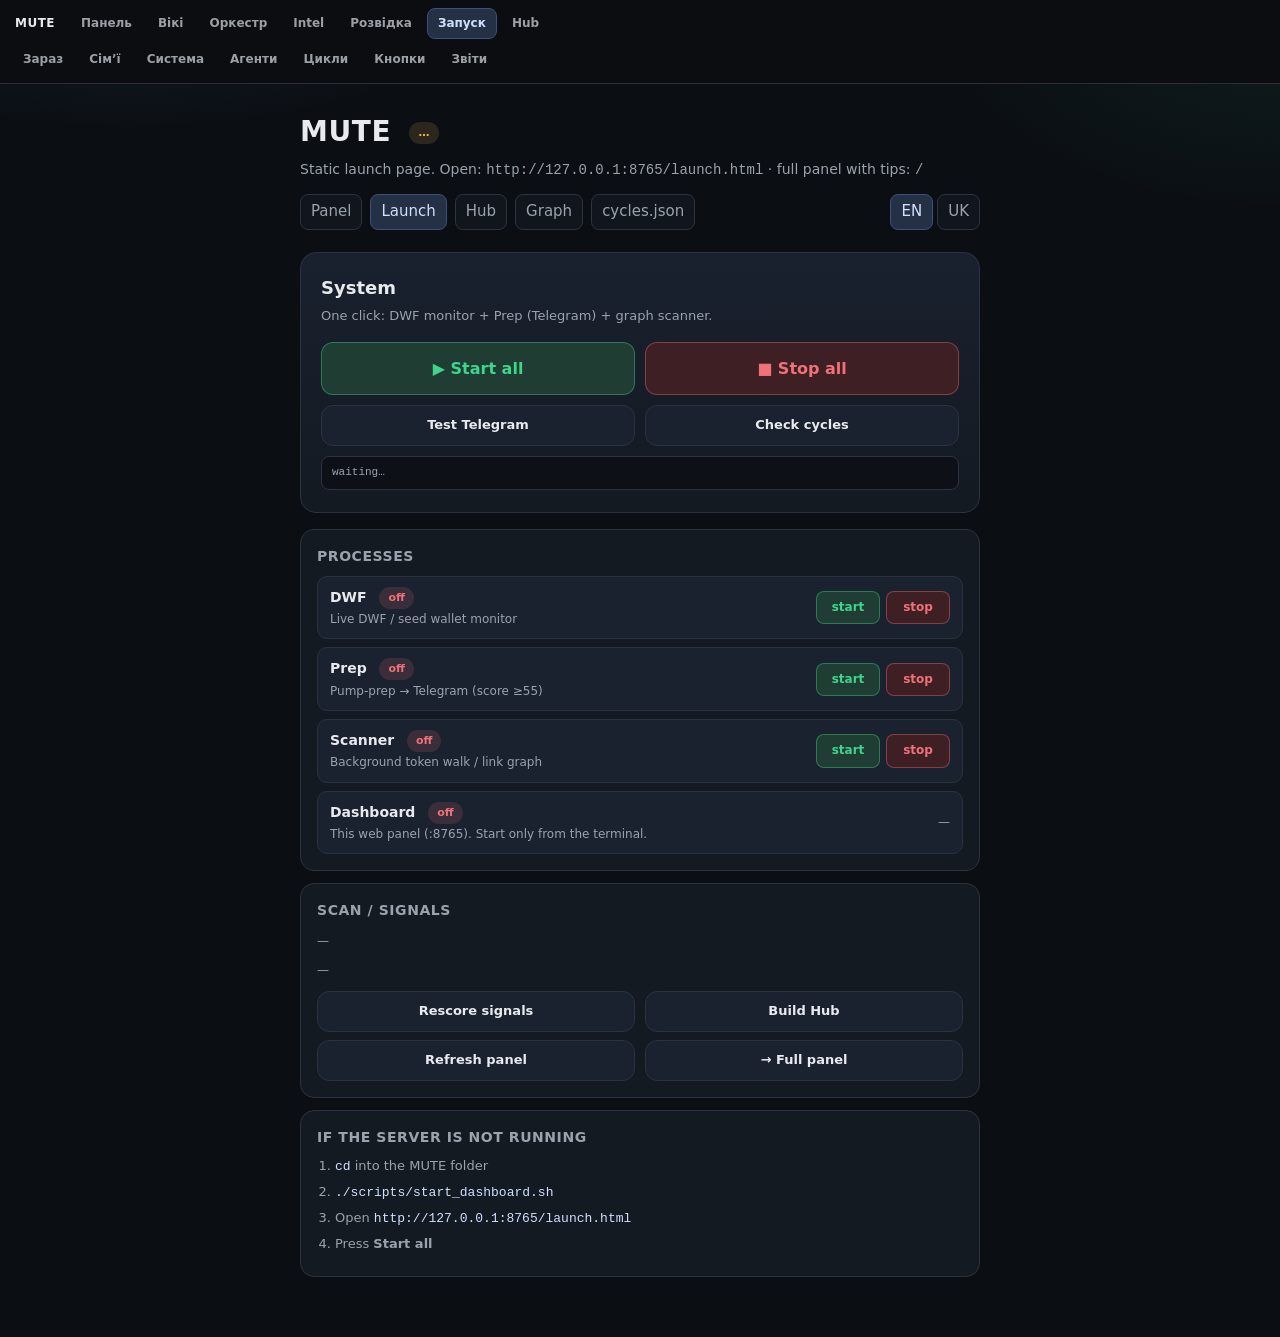
<file: out/launch.html>
<!DOCTYPE html>
<html lang="en">
<head>
<meta charset="utf-8"/>
<meta name="viewport" content="width=device-width, initial-scale=1"/>
<title>MUTE — launch</title>
<style>
:root {
  --bg:#0b0f14; --panel:#141a22; --panel2:#1a2230; --text:#e8eaed; --muted:#9aa3ad;
  --line:#2a3340; --accent:#6ea8fe; --ok:#3dd68c; --warn:#e6b84d; --danger:#f07178;
  --go:#1f3d32; --stop:#3d1f24;
}
* { box-sizing:border-box; }
body {
  margin:0; min-height:100vh; color:var(--text);
  font:15px/1.45 "Segoe UI", ui-sans-serif, system-ui, sans-serif;
  background:
    radial-gradient(900px 480px at 10% -10%, rgba(110,168,254,.16), transparent 55%),
    radial-gradient(700px 420px at 100% 0%, rgba(61,214,140,.08), transparent 50%),
    var(--bg);
}
.wrap { max-width:720px; margin:0 auto; padding:28px 20px 64px; }
header { margin-bottom:22px; }
.brand { font-size:28px; font-weight:750; letter-spacing:.02em; margin:0 0 6px; }
.sub { color:var(--muted); margin:0; font-size:14px; }
.badge {
  display:inline-block; padding:3px 9px; border-radius:999px; font-size:11px; font-weight:700;
  vertical-align:middle; margin-left:8px;
}
.badge-on { background:rgba(61,214,140,.18); color:var(--ok); }
.badge-off { background:rgba(240,113,120,.15); color:var(--danger); }
.badge-wait { background:rgba(230,184,77,.15); color:var(--warn); }
.nav { display:flex; flex-wrap:wrap; gap:8px; margin:14px 0 0; align-items:center; }
.nav a, .lang-btn {
  color:var(--muted); text-decoration:none; font-size:12px; font-weight:650;
  padding:6px 10px; border:1px solid var(--line); border-radius:8px; background:rgba(20,26,34,.7);
  cursor:pointer; font:inherit;
}
.nav a:hover, .lang-btn:hover { color:var(--text); border-color:var(--accent); }
.nav a.here, .lang-btn.active { color:#cfe0ff; background:#243044; border-color:#3a5080; }
.lang-switch { display:inline-flex; gap:4px; margin-left:auto; }
.warn {
  display:none; margin:0 0 16px; padding:12px 14px; border-radius:10px;
  background:rgba(230,184,77,.1); border:1px solid rgba(230,184,77,.28); color:#e8d59a; font-size:13px;
}
.warn code { font-size:12px; }
.hero {
  background:linear-gradient(180deg, rgba(26,34,48,.95), rgba(20,26,34,.98));
  border:1px solid var(--line); border-radius:16px; padding:22px 20px; margin-bottom:16px;
}
.hero h2 { margin:0 0 6px; font-size:18px; }
.hero p { margin:0 0 16px; color:var(--muted); font-size:13px; }
.bigrow { display:grid; grid-template-columns:1fr 1fr; gap:10px; }
@media (max-width:560px) { .bigrow { grid-template-columns:1fr; } }
button {
  appearance:none; border:1px solid var(--line); background:var(--panel2); color:var(--text);
  border-radius:12px; padding:14px 16px; font:inherit; font-weight:700; cursor:pointer; width:100%;
}
button:hover { border-color:var(--accent); }
button:disabled { opacity:.55; cursor:not-allowed; }
button.go { background:var(--go); border-color:rgba(61,214,140,.4); color:var(--ok); font-size:16px; }
button.stop { background:var(--stop); border-color:rgba(240,113,120,.4); color:var(--danger); font-size:16px; }
button.ghost { font-weight:600; font-size:13px; padding:10px 12px; }
.grid { display:grid; gap:12px; grid-template-columns:1fr; }
.card {
  background:var(--panel); border:1px solid var(--line); border-radius:14px; padding:16px;
}
.card h3 { margin:0 0 10px; font-size:14px; text-transform:uppercase; letter-spacing:.04em; color:var(--muted); }
.procs { display:grid; gap:8px; }
.proc {
  display:flex; align-items:center; justify-content:space-between; gap:10px;
  padding:10px 12px; border-radius:10px; background:var(--panel2); border:1px solid var(--line);
}
.proc b { font-size:14px; }
.proc .hint { color:var(--muted); font-size:12px; margin-top:2px; }
.proc-actions { display:flex; gap:6px; flex-shrink:0; }
.proc-actions button { width:auto; min-width:64px; padding:7px 10px; border-radius:8px; font-size:12px; }
.meta { color:var(--muted); font-size:12px; }
.out {
  margin-top:10px; font-family:ui-monospace, Menlo, Consolas, monospace; font-size:11px;
  color:var(--muted); white-space:pre-wrap; max-height:140px; overflow:auto;
  background:#0d1117; border:1px solid var(--line); border-radius:8px; padding:8px 10px;
}
.steps { margin:0; padding-left:18px; color:var(--muted); font-size:13px; }
.steps li { margin:6px 0; }
.steps code { color:#cfe0ff; }
#toast {
  position:fixed; right:14px; bottom:14px; max-width:380px; display:none; z-index:20;
  background:var(--panel2); border:1px solid var(--line); border-radius:10px; padding:12px 14px; font-size:13px;
}
</style>
<style>
:root { --chrome-h: 84px; }
.mute-chrome {
  position: fixed; top: 0; left: 0; right: 0; z-index: 2000;
  height: var(--chrome-h);
  display: flex; flex-direction: column; justify-content: center; gap: 0;
  box-sizing: border-box;
  padding: 4px 12px;
  background: rgba(12,14,18,.98);
  border-bottom: 1px solid #2a2f3a;
  backdrop-filter: blur(8px);
}
.mute-chrome .mute-row {
  display: flex; flex-wrap: nowrap; align-items: center; gap: 4px;
  height: 36px; min-height: 36px; max-height: 36px;
  overflow-x: auto; overflow-y: hidden;
  scrollbar-width: none; -ms-overflow-style: none;
}
.mute-chrome .mute-row::-webkit-scrollbar { display: none; height: 0; }
.mute-chrome a, .mute-chrome .mute-brand {
  flex: 0 0 auto; white-space: nowrap;
  color: #9aa0a6; text-decoration: none; font-size: 12px; font-weight: 650;
  padding: 6px 10px; border-radius: 8px; border: 1px solid transparent;
  font-family: ui-sans-serif, system-ui, sans-serif;
}
.mute-chrome .mute-brand { color: #e8eaed; font-weight: 750; letter-spacing: .04em; padding-left: 2px; }
.mute-chrome a:hover { color: #e8eaed; background: #1b2030; border-color: #2a2f3a; }
.mute-chrome a.active { color: #cfe0ff; background: #243044; border-color: #3a5080; }
html { scroll-padding-top: calc(var(--chrome-h) + 8px); }
body { padding-top: var(--chrome-h) !important; }
</style>
</head>
<body>
<nav class="mute-chrome" aria-label="MUTE"><div class="mute-row"><span class="mute-brand">MUTE</span><a href="/" data-chrome="home">Панель</a><a href="/wiki.html" data-chrome="wiki-page">Вікі</a><a href="/kanban.html" data-chrome="kanban">Оркестр</a><a href="/intel.html" data-chrome="intel">Intel</a><a href="/rozvidka.html" data-chrome="rozvidka">Розвідка</a><a href="/launch.html" data-chrome="launch" class="active">Запуск</a><a href="/reports/signals_hub.html" data-chrome="hub">Hub</a></div><div class="mute-row"><a href="/#now" data-chrome="now" data-nav="now">Зараз</a><a href="/#wiki" data-chrome="wiki" data-nav="wiki">Сімʼї</a><a href="/#procs" data-chrome="procs" data-nav="procs">Система</a><a href="/#agents" data-chrome="agents" data-nav="agents">Агенти</a><a href="/#cycles" data-chrome="cycles" data-nav="cycles">Цикли</a><a href="/#launch" data-chrome="launch-sec" data-nav="launch-sec">Кнопки</a><a href="/#reports" data-chrome="reports" data-nav="reports">Звіти</a></div></nav>
<script>
(function () {
  const path = (location.pathname || '/').replace(/\/+$/, '') || '/';
  const home = path === '/' || /\/(dashboard|index|panel)(\.html)?$/.test(path);
  document.querySelectorAll('.mute-chrome a[data-chrome]').forEach(a => {
    const href = a.getAttribute('href') || '';
    if (href.startsWith('/#')) return;
    if (home && href === '/') a.classList.add('active');
    else if (!home && (href === path || href === location.pathname)) a.classList.add('active');
  });
})();
</script>

<div class="wrap">
  <header>
    <h1 class="brand">MUTE
      <span id="srv" class="badge badge-wait">…</span>
    </h1>
    <p class="sub" id="launchSub" data-i18n="launch_sub">Static launch page. Open: <code>http://127.0.0.1:8765/launch.html</code> · full panel with tips: <code>/</code></p>
    <nav class="nav" aria-label="Navigation">
      <a href="/" data-i18n="nav_panel">Panel</a>
      <a class="here" href="/launch.html" data-i18n="nav_launch_page">Launch</a>
      <a href="/reports/signals_hub.html">Hub</a>
      <a href="/reports/graph_live.html">Graph</a>
      <a href="/cycles_health.json">cycles.json</a>
      <span class="lang-switch" title="Language">
        <button type="button" class="lang-btn active" data-lang="en">EN</button>
        <button type="button" class="lang-btn" data-lang="uk">UK</button>
      </span>
    </nav>
  </header>

  <div id="offline" class="warn">
    <span data-i18n-html="launch_offline"><b>No server link.</b> Buttons stay off while the dashboard is offline.<br/>In terminal: <code>./scripts/start_dashboard.sh</code><br/>Then reopen: <code>http://127.0.0.1:8765/launch.html</code> (not file://)</span>
  </div>

  <section class="hero">
    <h2 data-i18n="launch_hero_h2">System</h2>
    <p data-i18n="launch_hero_p">One click: DWF monitor + Prep (Telegram) + graph scanner.</p>
    <div class="bigrow">
      <button class="go" id="btnStartAll" data-action="start_all" data-i18n="launch_start">▶ Start all</button>
      <button class="stop" id="btnStopAll" data-action="stop_all" data-i18n="launch_stop">■ Stop all</button>
    </div>
    <div class="bigrow" style="margin-top:10px">
      <button class="ghost" data-action="test_telegram" data-i18n="btn_test_tg">Test Telegram</button>
      <button class="ghost" data-action="check_cycles" data-i18n="btn_check">Check cycles</button>
    </div>
    <div class="out" id="sysOut" data-i18n="launch_waiting">waiting…</div>
  </section>

  <div class="grid">
    <section class="card">
      <h3 data-i18n="launch_procs">Processes</h3>
      <div class="procs">
        <div class="proc">
          <div>
            <b>DWF</b> <span id="dwfBadge" class="badge badge-off">off</span>
            <div class="hint" data-i18n="launch_dwf_hint">Live DWF / seed wallet monitor</div>
          </div>
          <div class="proc-actions">
            <button class="go" data-action="start_dwf">start</button>
            <button class="stop" data-action="stop_dwf">stop</button>
          </div>
        </div>
        <div class="proc">
          <div>
            <b>Prep</b> <span id="prepBadge" class="badge badge-off">off</span>
            <div class="hint" data-i18n="launch_prep_hint">Pump-prep → Telegram (score ≥55)</div>
          </div>
          <div class="proc-actions">
            <button class="go" data-action="start_prep">start</button>
            <button class="stop" data-action="stop_prep">stop</button>
          </div>
        </div>
        <div class="proc">
          <div>
            <b>Scanner</b> <span id="scanBadge" class="badge badge-off">off</span>
            <div class="hint" data-i18n="launch_scan_hint">Background token walk / link graph</div>
          </div>
          <div class="proc-actions">
            <button class="go" data-action="start_scanner">start</button>
            <button class="stop" data-action="stop_scanner">stop</button>
          </div>
        </div>
        <div class="proc">
          <div>
            <b>Dashboard</b> <span id="dashBadge" class="badge badge-off">off</span>
            <div class="hint" data-i18n="launch_dash_hint">This web panel (:8765). Start only from the terminal.</div>
          </div>
          <div class="meta" id="dashMeta">—</div>
        </div>
      </div>
    </section>

    <section class="card">
      <h3 data-i18n="launch_scan_sig">Scan / signals</h3>
      <p class="meta" id="scanMeta">—</p>
      <p class="meta" id="sigMeta">—</p>
      <div class="bigrow" style="margin-top:12px">
        <button class="ghost" data-action="backfill_signals" data-i18n="btn_backfill">Rescore signals</button>
        <button class="ghost" data-action="rebuild_hub" data-i18n="btn_hub">Build Hub</button>
      </div>
      <div class="bigrow" style="margin-top:8px">
        <button class="ghost" data-action="rebuild_panel" data-i18n="btn_panel">Refresh panel</button>
        <a class="ghost" href="/" data-i18n="launch_to_panel" style="display:flex;align-items:center;justify-content:center;text-decoration:none;border:1px solid var(--line);border-radius:12px;padding:10px 12px;font-size:13px;font-weight:600;color:var(--text);background:var(--panel2)">→ Full panel</a>
      </div>
    </section>

    <section class="card">
      <h3 data-i18n="launch_howto">If the server is not running</h3>
      <ol class="steps">
        <li data-i18n="launch_step1"><code>cd</code> into the MUTE folder</li>
        <li data-i18n="launch_step2"><code>./scripts/start_dashboard.sh</code></li>
        <li data-i18n="launch_step3">Open <code>http://127.0.0.1:8765/launch.html</code></li>
        <li data-i18n="launch_step4">Press <b>Start all</b></li>
      </ol>
    </section>
  </div>
</div>
<div id="toast"></div>
<script>
const LANG_KEY = 'mute_lang';
const I18N = {"en": {"title": "MUTE — panel", "title_launch": "MUTE — launch", "meta_line": "Launch panel and live signals. Hover ? or dotted words for tips. Score: ACT ≥{min} · WATCH ≥{watch}.", "tip_term_help": "Grey «?» or a dotted word — short glossary tip", "tip_score": "Score — signal rating 0–100. Higher = stronger match to known MM/CEX and fresher event.", "tip_srv": "online = panel answers on :8765
offline = static HTML only, buttons disabled", "tip_cycle": "ok = scanner fresh
stale = not updated (>10 min)
stopped = scanner process not running", "tip_mute": "MUTE — local MM/fund wallet + pump-prep monitor.
Use http://127.0.0.1:8765/ (not file://).", "nav_now": "Live", "nav_cycles": "Cycles", "nav_launch": "Controls", "nav_launch_page": "Launch", "nav_gloss": "Glossary", "nav_reports": "Reports", "nav_grp": "reports", "tip_nav_now": "Signals right now: act vs watch only", "tip_nav_cycles": "Is the scanner alive, how fresh is data, which processes are on/off", "tip_nav_launch": "Start/stop buttons on this panel", "tip_nav_launch_page": "Compact page: Start all / Stop all", "tip_nav_gloss": "Terms in plain language", "tip_nav_reports": "HTML reports: Hub, graph, deployer, MM", "tip_hub": "Hub — all signals + deployer clusters + your decision log", "tip_graph": "Graph — token↔address links, ATH and when the link happened", "tip_deployer": "Deployer — who deployed the contract; repeat deployer = red flag", "tip_prep": "Prep report — live pump-prep monitor summary", "tip_mm": "MM — market makers / funds watchlist (pump-dump)", "tip_cycles_json": "Raw JSON: cycle status + signal board (debug)", "offline_title": "No connection to the panel", "offline_body": " — control server on port 8765 is not answering. Open {url} (not file://) and run:", "offline_tail": "Static snapshot shown; start buttons stay off while the server is offline.", "h2_now": "Live now", "tip_now": "Two priority columns.
ACT (score≥{min}): Telegram-worthy — check the tx.
WATCH ({watch}–{min1}): interesting but weaker — don't trade blind.
Below {watch} = noise (hidden here).", "money_label": "Money weight", "tip_money": "Filter by token market cap. Data from scanner / CoinGecko universe.", "money_any": "Any", "money_unknown": "mcap unknown", "money_min": "min $", "money_hint_all": "showing all", "money_hint_filter": "filter: {parts} → {n} items", "act_title": "ACT", "watch_title": "WATCH", "tip_act": "Actionable: strong signal. Usually known MM/fund (DWF…) or fresh prep pattern.
Not financial advice — check reasons, tx and ATH first.", "tip_watch": "Watch: medium signal. Often CEX OUT (possible prep) or weak/old link.
Keep an eye on it; don't chase.", "act_sub": "Priority: check tx / decide entry by your own risk", "watch_sub": "Watch only — do not trade blind", "empty_act": "No «act» signals yet", "empty_watch": "No «watch» signals yet", "empty_filter": "No «{kind}» signals for this filter", "snap_note": "Sample snapshot:", "tip_act_count": "Actionable — signals with score≥{min} in the latest sample", "tip_watch_count": "Watch — score from {watch} to {min1}", "tip_noise_count": "Noise — weak matches, score<{watch}. Not sent to Telegram, not shown in Live.", "tg_threshold": "Telegram threshold = {min}", "kind_default": "Signal type", "tip_dir": "out = to counterparty, in = from counterparty", "tip_mcap_card": "Market cap (money weight)", "tip_score_card": "Score 0–100. ACT≥{min}, WATCH≥{watch}.", "h2_cycles": "Cycles & health", "tip_cycles_h2": "A «cycle» is one poll pass over addresses/tokens.
Health = processes running + state.json updated recently.
If cycle=stale/stopped — alerts may stop.", "h3_scan": "Scan", "tip_scan": "Continuous scanner walks the token universe and builds a graph of deployer/holders vs known MM/CEX.", "scan_hint": "% = tokens already seen in the queue. last = last processed slug.", "h3_cycle": "Scanner cycle", "tip_cycle_card": "cycles — how many work loops finished.
age — seconds since last state update.
stale — stall threshold (usually 600s).
expand_q — 1-hop expand queue.
pass2 — second-pass tokens (clusters/young).", "h3_procs": "Processes", "tip_procs": "DWF — live DWF Labs (and seed) wallet monitor.
Prep — live pump-prep monitor (ALERT_MODE=prep), Telegram when score≥{min}.
Scan — background token graph scanner.", "tip_dwf": "DWF Labs — market maker. We watch their on-chain activity.", "tip_prep_badge": "Prep = pump-prep: CEX deposit, MM touch, young token…", "tip_scan_badge": "Scanner = continuous graph scan over the token universe.", "issues_none": "no issues", "jobs_none": "jobs: none", "h2_launch": "System controls", "tip_launch_h2": "Buttons hit the local panel API. Need online badge.
Start system = DWF + Prep + Scanner together.", "h3_all": "All at once", "all_meta": "Starts live monitors + continuous scanner", "btn_start_all": "Start system", "btn_stop_all": "Stop all", "btn_test_tg": "Test Telegram", "tip_start_all": "Start DWF + Prep + Scanner", "tip_stop_all": "Stop all three processes", "tip_test_tg": "Check that the Telegram bot answers (token + chat_id in .env)", "h3_monitors": "Monitors", "tip_monitors": "Live = chain poll every N minutes.
Without them Telegram alerts stop even if the scanner grows the graph.", "tip_start_dwf": "Start DWF / seed address monitor", "tip_start_prep": "Start prep monitor (prep signals → Telegram)", "monitors_hint": "DWF watches known wallets. Prep scores events and sends only strong (act) ones.", "h3_scanner": "Scanner / reports", "tip_scanner_card": "Scanner grows the graph offline.
«Rescore signals» — recompute score on matches.
Hub/panel — rebuild HTML.", "tip_start_scanner": "Background token walk + expand neighbours", "btn_backfill": "Rescore signals", "btn_hub": "Build Hub", "btn_panel": "Refresh panel", "btn_check": "Check cycles", "tip_backfill": "Recompute score/tier on existing matches (no new chain scan)", "tip_hub_btn": "Build Signals Hub HTML (table + clusters + journal)", "tip_panel_btn": "Regenerate this panel (out/dashboard.html) with a fresh snapshot", "tip_check": "Write cycles_health.json and show status", "gloss_summary": "Glossary — what the terms mean", "g_mcap_dt": "Money weight / mcap", "g_mcap_dd": "Token market cap in USD. Filter above: micro <$350K → $60M+. «unknown» — token not yet in scanner cache.", "g_score_dt": "Score / tier", "g_score_dd": "Rating 0–100 and shelf: act (≥{min}), watch (≥{watch}), noise (below). reasons explain the points.", "g_mm_dt": "MM / seed", "g_mm_dd": "Market maker / fund (DWF, Jump…). Seed — known watchlist address, not guessed.", "g_cex_dt": "CEX", "g_cex_dd": "Centralized exchange (Binance, Gate…). OUT to CEX = transfer to exchange (sometimes before sale/listing). IN from CEX = withdrawal.", "g_dep_dt": "Deployer", "g_dep_dd": "Address that deployed the token contract. One deployer for many tokens/pumps — suspicious cluster.", "g_exp_dt": "Expand / 1-hop", "g_exp_dd": "Graph expand: look at counterparties of known addresses one step out (neighbours).", "g_hop_dt": "2-hop / same-amount / fresh", "g_hop_dd": "Prep obfuscation: A→B→C with nearly the same amount (±0.5%), fresh intermediate EOA, or OUT to a bridge. After a hit the scanner queues neighbours as expand2.", "g_br_dt": "Bridge", "g_br_dd": "Cross-chain bridge (Stargate, Wormhole…). Bridge transfers often break the trail on one chain — score gets a bump.", "g_match_dt": "Match", "g_match_dd": "Found link of a token/wallet to a known label (MM, CEX, seed).", "g_ath_dt": "ATH", "g_ath_dd": "All-Time High — peak token price. ATH date / age help tell if it already pumped.", "g_prep_dt": "Prep", "g_prep_dd": "Pump-prep: hypothesis that price move prep is underway (fresh MM/CEX touches on a young token).", "g_hub_dt": "Hub / journal", "g_hub_dd": "Hub — summary page. Journal — your enter/skip marks to track hit-rate.", "g_cyc_dt": "Cycle ok / stale", "g_cyc_dd": "ok — processes alive and data fresh. stale — state not updated for long. stopped — scanner off.", "g_noise_dt": "Noise", "g_noise_dd": "Weak matches. Hidden from Live and not sent to Telegram.", "g_pass2_dt": "Pass-2", "g_pass2_dd": "Second scanner pass: finishes clusters and young tokens when the main queue is empty.", "h2_reports": "Reports", "tip_reports": "Static HTML under /reports/…. If 404 — run «Build Hub» or generate the report first.", "rep_hub": "score · clusters · your decision log", "rep_graph": "ATH · when the link happened", "rep_dep": "who created the contract", "rep_prep": "live pump-prep", "rep_mm": "funds and MM addresses", "rep_cycles": "cycle status + board", "tip_rep_hub": "All signals, deployer clusters and decision log in one table", "tip_rep_graph": "Link graph + ATH and on-chain event times", "tip_rep_dep": "Who deployed tokens; repeat deployers", "tip_rep_prep": "Live prep-monitor summary", "tip_rep_mm": "Market makers / pump-dump watchlist", "tip_rep_cycles": "Debug JSON for cycles", "kind_expand_hit": "Found on expand (1-hop): neighbour of a known address", "kind_hop_chain": "2+ hop / same-amount: intermediate wallet (obfuscation)", "kind_fresh_hop": "Fresh EOA — typical transit hop", "kind_bridge_hop": "Bridge touch: cross-chain hop", "kind_cex_deposit": "OUT to CEX — transfer to an exchange", "kind_cex_touch": "CEX touch (IN/OUT)", "kind_seed_touch": "Seed/MM touch from watchlist", "kind_mm_touch": "MM/fund address touch", "kind_prep_live": "Live prep-monitor event", "toast_no_server": "Server unavailable. ./scripts/start_dashboard.sh", "toast_no_link": "No link: run ./scripts/start_dashboard.sh and open http://127.0.0.1:8765/", "lang_en": "EN", "lang_uk": "UK", "lang_tip": "Interface language", "launch_sub": "Static launch page. Open: {url} · full panel with tips: {home}", "nav_panel": "Panel", "launch_offline": "<b>No server link.</b> Buttons stay off while the dashboard is offline.<br/>In terminal: <code>./scripts/start_dashboard.sh</code><br/>Then reopen: <code>http://127.0.0.1:8765/launch.html</code> (not file://)", "launch_hero_h2": "System", "launch_hero_p": "One click: DWF monitor + Prep (Telegram) + graph scanner.", "launch_start": "▶ Start all", "launch_stop": "■ Stop all", "launch_waiting": "waiting…", "launch_procs": "Processes", "launch_dwf_hint": "Live DWF / seed wallet monitor", "launch_prep_hint": "Pump-prep → Telegram (score ≥55)", "launch_scan_hint": "Background token walk / link graph", "launch_dash_hint": "This web panel (:8765). Start only from the terminal.", "launch_dash_need": "need ./scripts/start_dashboard.sh", "launch_scan_sig": "Scan / signals", "launch_scan_fmt": "scan {pct}% · {done}/{total} · last={last}", "launch_sig_fmt": "ACT {act} · WATCH {watch} · noise {noise}", "launch_to_panel": "→ Full panel", "launch_howto": "If the server is not running", "launch_step1": "cd into the MUTE folder", "launch_step2": "./scripts/start_dashboard.sh", "launch_step3": "Open http://127.0.0.1:8765/launch.html", "launch_step4": "Press Start all", "issue_scanner_down": "scanner not running", "issue_scanner_stale": "scanner state stale ({age}s > {stale}s)", "issue_monitors_off": "live monitors (DWF/prep) off — alerts not flowing", "issue_dashboard_down": "dashboard not running", "tier_act": "ACT", "tier_watch": "WATCH", "tier_noise": "noise", "hub_title": "MUTE — Signals Hub", "hub_h1": "Signals Hub — everything connected", "hub_tip_h1": "Summary page: signals + deployer clusters + your decision journal.
Open via the panel http://127.0.0.1:8765/", "hub_meta_scan": "Progress scan", "hub_term_score_why": "score/why", "hub_tip_score_why": "Score — 0–100 rating. Why — list of reasons.", "hub_term_clusters": "deployer clusters", "hub_tip_clusters": "Deployer — who deployed the contract. Cluster = group of tokens from one deployer.", "hub_term_journal": "decision journal", "hub_tip_journal": "Your marks: enter / skip / result — to compute hit-rate.", "hub_meta_tg": "Telegram prep sends only score ≥ {min}.", "hub_stat_pct_tip": "Share of tokens the scanner already processed", "hub_tip_tiers": "ACT ≥{min} · WATCH ≥{watch} · noise — below", "hub_word_clusters": "clusters", "hub_word_repeat": "repeat", "hub_word_pumpdep": "pump-dep", "hub_stat_clusters_tip": "Cluster = deployer with several tokens. Repeat/pump-dep are red flags.", "hub_stat_labels_prefix": "known labels:", "hub_stat_labels_tip": "How many addresses are already labeled (seed/MM/CEX/discovered)", "hub_stat_trades_prefix": "trades in journal:", "hub_stat_trades_tip": "How many decisions you've already logged with the buttons below", "hub_stat_last_prefix": "last:", "hub_stat_last_tip": "Last token the scanner touched", "hub_funnel_label": "Funnel:", "hub_funnel_term_match": "alert/match", "hub_tip_match": "Match = found a link to a known label (MM/CEX/seed)", "hub_funnel_check": "check", "hub_funnel_term_reasons_ath": "reasons + ATH", "hub_tip_reasons_ath": "Reasons — why the score was given; ATH — token's peak price", "hub_funnel_term_deployer_q": "deployer in a cluster?", "hub_tip_deployer_cluster": "One deployer behind many tokens/pumps — higher priority", "hub_funnel_journal": "journal (enter/skip) →", "hub_funnel_term_hitrate": "hit-rate", "hub_tip_hitrate": "Hit-rate = share of correct decisions from the journal", "hub_nav_home": "← Panel", "hub_tip_nav_home": "Full MUTE panel with tips and glossary", "hub_nav_signals": "Signals", "hub_tip_nav_signals": "Table of act/watch signals", "hub_nav_clusters": "Clusters", "hub_tip_nav_clusters": "Repeat and pump deployers", "hub_nav_journal": "Journal", "hub_tip_nav_journal": "Your decisions and results", "hub_g_money_dt": "Money weight / mcap", "hub_g_money_dd": "Token market cap in USD. Filter: micro <$350K … ≥$60M. «unknown» — not in scanner cache.", "hub_g_score_dt": "Score / tier", "hub_g_score_dd": "Rating 0–100: act (≥{min}), watch (medium), noise (weak). The «Why» column lists reasons.", "hub_g_dep_dt": "Deployer / cluster", "hub_g_dep_dd": "Who created the contract. Many tokens or pumps from one address = cluster, worth a closer look.", "hub_g_ath_dt": "ATH", "hub_g_ath_dd": "All-Time High — peak price. If ATH was long ago and far away — the token is already «pumped out».", "hub_g_mm_dt": "MM / CEX / seed", "hub_g_mm_dd": "Market maker/fund · exchange · a pre-known address from the watchlist.", "hub_g_journal_dt": "Journal / hit-rate", "hub_g_journal_dd": "Your enter/skip buttons. Hit-rate — how often the decision turned out right.", "hub_g_expand_dt": "Expand / match", "hub_g_expand_dd": "Expand — search for neighbours of known addresses. Match — a found link to a label.", "hub_h2_signals": "1 · Signals (act / watch)", "hub_tip_h2_signals": "Green rows — act. Yellow — watch. Buttons on the right write to the journal.", "hub_col_score": "Score", "hub_tip_col_score": "Score 0–100 and shelf", "hub_col_token": "Token", "hub_tip_col_token": "Token ticker", "hub_col_mcap": "Mcap", "hub_col_link": "Link", "hub_tip_col_link": "Direction and counterparty (MM/CEX/…)", "hub_col_when": "On-chain time", "hub_tip_col_when": "When the event happened on-chain", "hub_col_why": "Why", "hub_tip_col_why": "Reasons — why this score", "hub_col_decision": "Decision", "hub_tip_col_decision": "Log a decision to the journal for hit-rate", "hub_empty_signals": "none yet — wait for matches / recompute signals", "hub_h2_clusters": "2 · Deployer clusters (repeat / pump)", "hub_tip_h2_clusters": "Repeat deployer with pump tokens → higher priority. Addresses may land in discovered_labels.json.", "hub_clusters_note": "Repeat deployer with pump tokens → higher priority. Addresses get promoted into discovered_labels.json.", "hub_col_deployer": "Deployer", "hub_tip_col_deployer": "Contract creator address", "hub_col_tokens": "Tokens", "hub_tip_col_tokens": "How many tokens this address has", "hub_col_pumps": "Pumps", "hub_tip_col_pumps": "How many of them look like pumps", "hub_col_hint": "Hint", "hub_tip_col_hint": "Short system hint", "hub_col_symbols": "Symbols", "hub_tip_col_symbols": "Tickers of tokens in the cluster", "hub_col_flags": "Flags", "hub_tip_col_flags": "Flags: repeat, pump, etc.", "hub_empty_clusters": "not enough data yet — scanner still collecting", "hub_flag_pump_label": "pump", "hub_flag_repeat": "repeat", "hub_h2_journal": "3 · Decision journal (hit-rate)", "hub_tip_h2_journal": "Your button clicks on signals land here. Later you can evaluate which decisions worked.", "hub_col_action": "Action", "hub_tip_col_action": "What you chose: enter / skip / …", "hub_col_symbol_j": "Symbol", "hub_col_score_j": "Score", "hub_col_entity": "Entity", "hub_col_note": "Note", "hub_col_result": "Result", "hub_tip_col_result": "Outcome, if marked later", "hub_col_when_j": "When", "hub_empty_journal": "empty — click the buttons on a signal above", "hub_btn_enter": "journal: enter", "hub_btn_watch": "watch", "hub_btn_skip": "skip", "hub_alert_need_panel": "Need the panel on :8765 (API). Open the hub via the dashboard.", "hub_money_hint_filter": "filter → {shown}/{total}", "graph_title": "Graph live — progress & signals", "graph_h1": "Scan progress & signals", "graph_tip": "Explicit: <b>how much scanned</b>, <b>score 0–100</b>, <b>why</b> (reasons), <b>on-chain time</b> / <b>saved time</b>.
Telegram (prep) sends only score ≥ {min} (SIGNAL_MIN_SCORE).", "graph_word_tokens": "tokens", "graph_word_remaining": "remaining", "graph_word_signals": "signals", "graph_stat_pump_label": "ATH pump in sample", "graph_legend_rest": "below = noise (journal only).
Layers: Universe → Graph → Labels/score → Live Telegram.", "graph_no_matches": "no matches yet", "graph_h2_signals": "Signals — score, why, when", "graph_col_tier": "Tier / score", "graph_col_token": "Token", "graph_col_link": "Link", "graph_col_age": "Age", "graph_col_when": "When", "graph_col_why": "Why (explicit)", "graph_empty_signals": "none yet — scanner is accumulating matches", "graph_h2_tokens": "Tokens — age, ATH, when the peak price was", "graph_col_pump": "Pump", "graph_col_price_now": "Price now", "graph_col_ath_max": "ATH max", "graph_col_when_ath": "When ATH", "graph_col_vs_ath": "vs ATH", "graph_col_status": "Status", "graph_col_deployer": "Deployer", "graph_col_flows": "Flows", "graph_col_matches": "Matches", "graph_col_scanned": "Scanned", "graph_empty_tokens": "empty — run the continuous scanner", "graph_h2_matches": "Matches — score + when the link happened", "graph_col_score": "Score", "graph_col_from": "From", "graph_col_dir": "Dir", "graph_col_counterparty": "Counterparty", "graph_col_match": "Match", "graph_col_why_short": "Why", "graph_h2_edges": "Graph edges — when the link happened / was detected", "graph_col_to": "To", "graph_pump_ath": "pump→ATH", "graph_pump_inline": "ATH {ath} · when {date} · vs {chg}%", "graph_onchain": "on-chain:", "graph_saved": "saved:", "graph_max_price": "peak price", "graph_when_max_price": "when the peak price was", "graph_when_scanned": "when scanned", "graph_link_happened": "link happened:", "graph_detected": "detected:"}, "uk": {"title": "MUTE — панель", "title_launch": "MUTE — запуск", "meta_line": "Панель запуску та актуальні сигнали. Наведіть на ? або пунктир — підказка. Score: ДІЯТИ ≥{min} · СПОСТЕРІГАТИ ≥{watch}.", "tip_term_help": "Сіре «?» або підкреслене слово — коротке пояснення терміна", "tip_score": "Score — оцінка сигналу 0–100. Що вище, то сильніший збіг з відомим MM/CEX і свіжіша подія.", "tip_srv": "online = панель відповідає на :8765
offline = лише HTML-знімок, кнопки не працюють", "tip_cycle": "ok = сканер свіжий
stale = давно не оновлювався (>10 хв)
stopped = процес сканера не запущено", "tip_mute": "MUTE — локальна панель моніторингу гаманців MM/фондів і підготовки до пампу.
Працює лише через http://127.0.0.1:8765/ (не file://).", "nav_now": "Актуально", "nav_cycles": "Цикли", "nav_launch": "Запуск", "nav_launch_page": "Launch", "nav_gloss": "Словник", "nav_reports": "Звіти", "nav_grp": "звіти", "tip_nav_now": "Сигнали зараз: що робити і що лише спостерігати", "tip_nav_cycles": "Чи живий сканер, наскільки свіжі дані, які процеси on/off", "tip_nav_launch": "Кнопки старт/стоп на цій панелі", "tip_nav_launch_page": "Окрема компактна сторінка: Старт усього / Стоп", "tip_nav_gloss": "Словник термінів простою мовою", "tip_nav_reports": "HTML-звіти: Hub, граф, deployer, MM", "tip_hub": "Hub — усі сигнали + кластери deployer + журнал рішень", "tip_graph": "Graph — зв’язки токен↔адреси, ATH і коли був зв’язок", "tip_deployer": "Deployer — хто задеплоїв контракт; повторний deployer = червоний прапор", "tip_prep": "Prep report — зведення live-монітора підготовки до пампу", "tip_mm": "MM — watchlist market makers / фондів (памп-дамп)", "tip_cycles_json": "Сирий JSON: статус циклів + board сигналів (для налагодження)", "offline_title": "Немає зв’язку з панеллю", "offline_body": " — control server на порту 8765 не відповідає. Відкрийте саме {url} (не file://) і в терміналі:", "offline_tail": "Зараз показано статичний знімок; кнопки запуску не працюють, поки сервер offline.", "h2_now": "Зараз актуально", "tip_now": "Дві колонки пріоритету.
ДІЯТИ (score≥{min}): у Telegram, варто перевірити tx.
СПОСТЕРІГАТИ ({watch}–{min1}): цікаво, але слабше — не торгувати наосліп.
Нижче {watch} = шум (noise), на панелі не показується.", "money_label": "Вага в грошах", "tip_money": "Фільтр за market cap токена. Дані зі сканера / CoinGecko.", "money_any": "Будь-який", "money_unknown": "mcap невідомий", "money_min": "мін $", "money_hint_all": "показано всі", "money_hint_filter": "фільтр: {parts} → {n} шт", "act_title": "ДІЯТИ", "watch_title": "СПОСТЕРІГАТИ", "tip_act": "Actionable: сильний сигнал. Зазвичай зв’язок з відомим MM/фондом (DWF…) або свіжий prep-патерн.
Не порада до купівлі — спочатку дивіться reasons, tx і ATH.", "tip_watch": "Watch: середній сигнал. Часто OUT на CEX (можлива підготовка) або слабкий/старий зв’язок.
Тримайте в полі зору, не женіться.", "act_sub": "Пріоритет: перевірити tx / вирішити вхід за своїм ризиком", "watch_sub": "Спостерігати, не торгувати наосліп", "empty_act": "Поки немає сигналів «діяти»", "empty_watch": "Поки немає сигналів «спостерігати»", "empty_filter": "Немає сигналів «{kind}» під цей фільтр", "snap_note": "Знімок вибірки:", "tip_act_count": "Actionable — число сигналів зі score≥{min} в останній вибірці", "tip_watch_count": "Watch — score від {watch} до {min1}", "tip_noise_count": "Noise — слабкі збіги, score<{watch}. Не шлемо в Telegram і не кладемо в «актуально»", "tg_threshold": "поріг Telegram = {min}", "kind_default": "Тип сигналу", "tip_dir": "out = до контрагента, in = від контрагента", "tip_mcap_card": "Market cap (вага в грошах)", "tip_score_card": "Score 0–100. ДІЯТИ≥{min}, СПОСТЕРІГАТИ≥{watch}.", "h2_cycles": "Цикли та здоров’я", "tip_cycles_h2": "«Цикл» — один прохід опитування адрес/токенів.
Здоров’я = процеси запущені + state.json оновлювався нещодавно.
Якщо cycle=stale/stopped — алерти можуть не йти.", "h3_scan": "Скан", "tip_scan": "Continuous scanner обходить всесвіт токенів і будує граф зв’язків deployer/holders з відомими MM/CEX.", "scan_hint": "% = скільки токенів уже переглянуто з черги. last = останній оброблений slug.", "h3_cycle": "Цикл сканера", "tip_cycle_card": "cycles — скільки разів сканер уже «прокрутив» роботу.
age — секунд з останнього оновлення state.
stale — поріг «застою» (зазвичай 600с).
expand_q — черга 1-hop expand.
pass2 — токени на другому проході.", "h3_procs": "Процеси", "tip_procs": "DWF — live-монітор гаманців DWF Labs (і seed).
Prep — live-монітор підготовки до пампу, Telegram при score≥{min}.
Scan — фоновий граф-сканер токенів.", "tip_dwf": "DWF Labs — маркет-мейкер. Стежимо за їх on-chain активністю.", "tip_prep_badge": "Prep = pump-prep: шукаємо ознаки підготовки (CEX deposit, MM touch, young token…).", "tip_scan_badge": "Scanner = continuous graph scan по всесвіту токенів.", "issues_none": "зауважень немає", "jobs_none": "jobs: немає", "h2_launch": "Запуск системи", "tip_launch_h2": "Кнопки смикають локальний API панелі. Потрібен online badge.
Старт системи = DWF + Prep + Scanner разом.", "h3_all": "Усе одразу", "all_meta": "Вмикає live-монітори + continuous scanner", "btn_start_all": "Старт системи", "btn_stop_all": "Стоп усього", "btn_test_tg": "Test Telegram", "tip_start_all": "Запустити DWF + Prep + Scanner", "tip_stop_all": "Зупинити всі три процеси", "tip_test_tg": "Перевірка, що бот Telegram відповідає (потрібні токен і chat_id у .env)", "h3_monitors": "Монітори", "tip_monitors": "Live = опитування блокчейну кожні N хвилин.
Без них алерти в Telegram не приходять, навіть якщо сканер копитить граф.", "tip_start_dwf": "Старт монітора адрес DWF / seed", "tip_start_prep": "Старт prep-монітора (сигнали підготовки → Telegram)", "monitors_hint": "DWF стежить за відомими гаманцями. Prep оцінює події і шле лише сильні (діяти).", "h3_scanner": "Сканер / звіти", "tip_scanner_card": "Сканер копитить граф офлайн.
«Перерахувати сигнали» — знову виставити score по matches.
Hub/панель — перезібрати HTML.", "tip_start_scanner": "Фоновий обхід токенів і expand-сусідів", "btn_backfill": "Перерахувати сигнали", "btn_hub": "Зібрати Hub", "btn_panel": "Оновити панель", "btn_check": "Перевірити цикли", "tip_backfill": "Перерахувати score/tier по вже знайдених matches (без нового скану мережі)", "tip_hub_btn": "Зібрати HTML Signals Hub (таблиця + кластери + журнал)", "tip_panel_btn": "Перегенерувати цю панель (out/dashboard.html) зі свіжим знімком", "tip_check": "Записати cycles_health.json і показати статус", "gloss_summary": "Словник — що означають терміни", "g_mcap_dt": "Вага в грошах / mcap", "g_mcap_dd": "Market cap токена в USD. Фільтр зверху: мікро <$350K → $60M+. «невідомий» — токен ще не в кеші сканера.", "g_score_dt": "Score / tier", "g_score_dd": "Оцінка 0–100 і полиця: діяти (≥{min}), спостерігати (≥{watch}), шум (нижче). У reasons — чому набрали бали.", "g_mm_dt": "MM / seed", "g_mm_dd": "Market maker / фонд (DWF, Jump…). Seed — заздалегідь відома адреса з watchlist, не «вгадана».", "g_cex_dt": "CEX", "g_cex_dd": "Централізована біржа (Binance, Gate…). OUT на CEX = переказ на біржу (інколи перед продажем/лістингом). IN з CEX = вивід з біржі.", "g_dep_dt": "Deployer", "g_dep_dd": "Адреса, яка задеплоїла контракт токена. Один deployer на багато токенів / пампів — підозрілий кластер.", "g_exp_dt": "Expand / 1-hop", "g_exp_dd": "Розширення графа: дивимось контрагентів відомих адрес на 1 крок (сусідів).", "g_hop_dt": "2-hop / same-amount / fresh", "g_hop_dd": "Обфускація prep: A→B→C з майже тією ж сумою (±0.5%), свіжий проміжний EOA, або OUT на bridge. Сканер після hit ставить сусідні адреси в expand2.", "g_br_dt": "Bridge", "g_br_dd": "Крос-чейн міст (Stargate, Wormhole…). Переказ на bridge часто рве слід на одній мережі — score дає окремий bump.", "g_match_dt": "Match", "g_match_dd": "Знайдений зв’язок токена/гаманця з відомим label (MM, CEX, seed).", "g_ath_dt": "ATH", "g_ath_dd": "All-Time High — максимальна ціна токена. ATH date / age допомагають зрозуміти, «вже відпампили» чи ще рано.", "g_prep_dt": "Prep", "g_prep_dd": "Pump-prep: гіпотеза, що зараз іде підготовка до руху ціни (свіжі торкання MM/CEX у молодого токена).", "g_hub_dt": "Hub / журнал", "g_hub_dd": "Hub — зведена сторінка. Журнал — ваші позначки вхід/пропуск, щоб рахувати hit-rate.", "g_cyc_dt": "Cycle ok / stale", "g_cyc_dd": "ok — процеси живі і дані свіжі. stale — state давно не оновлювався. stopped — сканер вимкнено.", "g_noise_dt": "Noise", "g_noise_dd": "Слабкі збіги. Не показуємо в «актуально» і не шлемо в Telegram.", "g_pass2_dt": "Pass-2", "g_pass2_dd": "Другий прохід сканера: дотискає кластери і молоді токени, коли основна черга порожня.", "h2_reports": "Звіти", "tip_reports": "Статичні HTML у /reports/…. Якщо посилання 404 — спочатку «Зібрати Hub» або згенеруйте звіт скриптом.", "rep_hub": "score · кластери · журнал рішень", "rep_graph": "ATH · коли був зв’язок", "rep_dep": "хто створив контракт", "rep_prep": "live підготовка до пампу", "rep_mm": "фонди та MM-адреси", "rep_cycles": "статус циклів + board", "tip_rep_hub": "Усі сигнали, кластери deployer і журнал рішень в одній таблиці", "tip_rep_graph": "Граф зв’язків + ATH і час on-chain подій", "tip_rep_dep": "Хто задеплоїв токени; повторні deployer’и", "tip_rep_prep": "Зведення live prep-монітора", "tip_rep_mm": "Watchlist маркет-мейкерів / pump-dump", "tip_rep_cycles": "Технічний JSON для налагодження циклів", "kind_expand_hit": "Зв’язок знайдено на expand (1-hop): сусід відомої адреси", "kind_hop_chain": "2+ hop / same-amount: проміжний гаманець (обфускація)", "kind_fresh_hop": "Свіжий EOA — типовий транзитний hop", "kind_bridge_hop": "Торкання bridge: крос-чейн hop", "kind_cex_deposit": "OUT на CEX — переказ на біржу", "kind_cex_touch": "Торкання CEX (IN/OUT)", "kind_seed_touch": "Торкання seed/MM з watchlist", "kind_mm_touch": "Торкання адреси MM/фонду", "kind_prep_live": "Подія live prep-монітора", "toast_no_server": "Сервер недоступний. ./scripts/start_dashboard.sh", "toast_no_link": "Немає зв’язку: запустіть ./scripts/start_dashboard.sh і відкрийте http://127.0.0.1:8765/", "lang_en": "EN", "lang_uk": "UK", "lang_tip": "Мова інтерфейсу", "launch_sub": "Статична сторінка запуску. Відкривайте: {url} · повна панель з підказками: {home}", "nav_panel": "Панель", "launch_offline": "<b>Немає зв’язку з сервером.</b> Кнопки не працюють, поки dashboard offline.<br/>У терміналі: <code>./scripts/start_dashboard.sh</code><br/>Потім відкрийте знову: <code>http://127.0.0.1:8765/launch.html</code> (не file://)", "launch_hero_h2": "Система", "launch_hero_p": "Один клік: DWF-монітор + Prep (Telegram) + граф-сканер.", "launch_start": "▶ Старт усього", "launch_stop": "■ Стоп усього", "launch_waiting": "очікування…", "launch_procs": "Процеси", "launch_dwf_hint": "Live-монітор гаманців DWF / seed", "launch_prep_hint": "Підготовка до пампу → Telegram (score ≥55)", "launch_scan_hint": "Фоновий обхід токенів / граф зв’язків", "launch_dash_hint": "Ця веб-панель (:8765). Старт лише з термінала.", "launch_dash_need": "потрібен ./scripts/start_dashboard.sh", "launch_scan_sig": "Скан / сигнали", "launch_scan_fmt": "скан {pct}% · {done}/{total} · last={last}", "launch_sig_fmt": "ДІЯТИ {act} · СПОСТЕРІГАТИ {watch} · шум {noise}", "launch_to_panel": "→ Повна панель", "launch_howto": "Якщо сервер не запущено", "launch_step1": "cd у папку MUTE", "launch_step2": "./scripts/start_dashboard.sh", "launch_step3": "Відкрити http://127.0.0.1:8765/launch.html", "launch_step4": "Натиснути Старт усього", "issue_scanner_down": "scanner не запущено", "issue_scanner_stale": "scanner state застарів ({age}s > {stale}s)", "issue_monitors_off": "live монітори (DWF/prep) вимкнені — алерти не йдуть", "issue_dashboard_down": "dashboard не запущено", "tier_act": "ДІЯТИ", "tier_watch": "СПОСТЕРІГАТИ", "tier_noise": "шум", "hub_title": "MUTE — Хаб сигналів", "hub_h1": "Signals Hub — усе пов’язано", "hub_tip_h1": "Зведена сторінка: сигнали + кластери deployer + твій журнал рішень.
Відкривай через панель http://127.0.0.1:8765/", "hub_meta_scan": "Прогрес скану", "hub_term_score_why": "score/чому", "hub_tip_score_why": "Score — оцінка 0–100. Чому — список reasons.", "hub_term_clusters": "кластери deployer", "hub_tip_clusters": "Deployer — хто задеплоїв контракт. Кластер = група токенів одного deployer.", "hub_term_journal": "журнал рішень", "hub_tip_journal": "Твої позначки: вхід / пропуск / результат — щоб рахувати hit-rate.", "hub_meta_tg": "Telegram prep шле лише score ≥ {min}.", "hub_stat_pct_tip": "Частка токенів, уже оброблених сканером", "hub_tip_tiers": "ДІЯТИ ≥{min} · СПОСТЕРІГАТИ ≥{watch} · шум — нижче", "hub_word_clusters": "кластери", "hub_word_repeat": "повтор", "hub_word_pumpdep": "памп-dep", "hub_stat_clusters_tip": "Кластер = deployer з кількома токенами. Повтор/памп-dep — червоні прапори.", "hub_stat_labels_prefix": "відомі мітки:", "hub_stat_labels_tip": "Скільки адрес уже розмічено (seed/MM/CEX/discovered)", "hub_stat_trades_prefix": "угод у журналі:", "hub_stat_trades_tip": "Скільки рішень ти вже записав кнопками нижче", "hub_stat_last_prefix": "останній:", "hub_stat_last_tip": "Останній токен, якого торкнувся сканер", "hub_funnel_label": "Воронка:", "hub_funnel_term_match": "алерт/match", "hub_tip_match": "Match = знайшовся зв’язок з відомим label (MM/CEX/seed)", "hub_funnel_check": "перевірити", "hub_funnel_term_reasons_ath": "reasons + ATH", "hub_tip_reasons_ath": "Reasons — чому набрано такий score; ATH — макс. ціна токена", "hub_funnel_term_deployer_q": "deployer у кластері?", "hub_tip_deployer_cluster": "Один deployer на багато токенів/пампів — вищий пріоритет", "hub_funnel_journal": "журнал (вхід/пропуск) →", "hub_funnel_term_hitrate": "hit-rate", "hub_tip_hitrate": "Hit-rate = частка вірних рішень із журналу", "hub_nav_home": "← Панель", "hub_tip_nav_home": "Повна панель MUTE з підказками і словником", "hub_nav_signals": "Сигнали", "hub_tip_nav_signals": "Таблиця сигналів діяти/спостерігати", "hub_nav_clusters": "Кластери", "hub_tip_nav_clusters": "Повторні та памп-deployer’и", "hub_nav_journal": "Журнал", "hub_tip_nav_journal": "Твої рішення і результати", "hub_g_money_dt": "Вага в грошах / mcap", "hub_g_money_dd": "Market cap токена в USD. Фільтр: мікро <$350K … ≥$60M. «невідомий» — немає в кеші сканера.", "hub_g_score_dt": "Score / tier", "hub_g_score_dd": "Оцінка 0–100: діяти (≥{min}), спостерігати (середні), шум (слабкі). У колонці «Чому» — reasons.", "hub_g_dep_dt": "Deployer / кластер", "hub_g_dep_dd": "Хто створив контракт. Багато токенів або пампів в однієї адреси = кластер, дивитися уважніше.", "hub_g_ath_dt": "ATH", "hub_g_ath_dd": "All-Time High — пік ціни. Якщо ATH давно і далеко — токен вже «відпамплений».", "hub_g_mm_dt": "MM / CEX / seed", "hub_g_mm_dd": "Маркет-мейкер/фонд · біржа · заздалегідь відома адреса з watchlist.", "hub_g_journal_dt": "Журнал / hit-rate", "hub_g_journal_dd": "Твої кнопки вхід/пропуск. Hit-rate — наскільки часто рішення виявилось вірним.", "hub_g_expand_dt": "Expand / match", "hub_g_expand_dd": "Expand — пошук сусідів відомих адрес. Match — знайдений зв’язок з label.", "hub_h2_signals": "1 · Сигнали (діяти / спостерігати)", "hub_tip_h2_signals": "Зелені рядки — діяти. Жовті — спостерігати. Кнопки праворуч пишуть у журнал.", "hub_col_score": "Score", "hub_tip_col_score": "Оцінка 0–100 і полиця", "hub_col_token": "Token", "hub_tip_col_token": "Тикер токена", "hub_col_mcap": "Mcap", "hub_col_link": "Зв’язок", "hub_tip_col_link": "Напрямок і контрагент (MM/CEX/…)", "hub_col_when": "Коли on-chain", "hub_tip_col_when": "Коли подія сталася в блокчейні", "hub_col_why": "Чому", "hub_tip_col_why": "Reasons — чому такий score", "hub_col_decision": "Рішення", "hub_tip_col_decision": "Записати рішення в журнал для hit-rate", "hub_empty_signals": "поки немає — дочекайся matches / перерахуй сигнали", "hub_h2_clusters": "2 · Кластери deployer (повтор / памп)", "hub_tip_h2_clusters": "Повторний deployer з памп-токенами → підвищений пріоритет. Адреси можуть потрапити в discovered_labels.json.", "hub_clusters_note": "Повторний deployer з памп-токенами → підвищений пріоритет. Адреси промотуються в discovered_labels.json.", "hub_col_deployer": "Deployer", "hub_tip_col_deployer": "Адреса створювача контракту", "hub_col_tokens": "Tokens", "hub_tip_col_tokens": "Скільки токенів у цієї адреси", "hub_col_pumps": "Pumps", "hub_tip_col_pumps": "Скільки з них схожі на пампи", "hub_col_hint": "Hint", "hub_tip_col_hint": "Коротка підказка системи", "hub_col_symbols": "Symbols", "hub_tip_col_symbols": "Тикери токенів у кластері", "hub_col_flags": "Прапори", "hub_tip_col_flags": "Прапори: повтор, памп тощо", "hub_empty_clusters": "мало даних — сканер ще копичить", "hub_flag_pump_label": "памп", "hub_flag_repeat": "повтор", "hub_h2_journal": "3 · Журнал рішень (hit-rate)", "hub_tip_h2_journal": "Сюди потрапляють твої кнопки біля сигналів. Пізніше можна оцінити, які рішення спрацювали.", "hub_col_action": "Дія", "hub_tip_col_action": "Що ти обрав: вхід / пропуск / …", "hub_col_symbol_j": "Символ", "hub_col_score_j": "Score", "hub_col_entity": "Сутність", "hub_col_note": "Нотатка", "hub_col_result": "Результат", "hub_tip_col_result": "Підсумок, якщо потім відмітив", "hub_col_when_j": "Коли", "hub_empty_journal": "порожньо — тисни кнопки біля сигналу вище", "hub_btn_enter": "журнал: вхід", "hub_btn_watch": "спостерігати", "hub_btn_skip": "пропуск", "hub_alert_need_panel": "Потрібна панель :8765 (API). Відкрий hub через dashboard.", "hub_money_hint_filter": "фільтр → {shown}/{total}", "graph_title": "Graph live — прогрес і сигнали", "graph_h1": "Прогрес скану і сигнали", "graph_tip": "Явно: <b>скільки вже проскановано</b>, <b>score 0–100</b>, <b>чому</b> (reasons), <b>час на мережі</b> / <b>час запису</b>.
Telegram (prep) шле лише score ≥ {min} (SIGNAL_MIN_SCORE).", "graph_word_tokens": "токенів", "graph_word_remaining": "залишилось", "graph_word_signals": "сигнали", "graph_stat_pump_label": "ATH-памп у вибірці", "graph_legend_rest": "нижче = шум (лише журнал).
Шари: Universe → Graph → Labels/score → Live Telegram.", "graph_no_matches": "поки немає matches", "graph_h2_signals": "Сигнали — score, чому, коли", "graph_col_tier": "Tier / score", "graph_col_token": "Token", "graph_col_link": "Зв’язок", "graph_col_age": "Вік", "graph_col_when": "Коли", "graph_col_why": "Чому (явно)", "graph_empty_signals": "поки немає — сканер накопичує matches", "graph_h2_tokens": "Токени — вік, ATH, коли була макс. ціна", "graph_col_pump": "Памп", "graph_col_price_now": "Ціна зараз", "graph_col_ath_max": "ATH макс", "graph_col_when_ath": "Коли ATH", "graph_col_vs_ath": "vs ATH", "graph_col_status": "Status", "graph_col_deployer": "Deployer", "graph_col_flows": "Flows", "graph_col_matches": "Matches", "graph_col_scanned": "Просканований", "graph_empty_tokens": "порожньо — запусти continuous scanner", "graph_h2_matches": "Збіги — score + коли стався зв’язок", "graph_col_score": "Score", "graph_col_from": "From", "graph_col_dir": "Dir", "graph_col_counterparty": "Counterparty", "graph_col_match": "Match", "graph_col_why_short": "Чому", "graph_h2_edges": "Ребра графа — коли стався / виявлено зв’язок", "graph_col_to": "To", "graph_pump_ath": "памп→ATH", "graph_pump_inline": "ATH {ath} · коли {date} · vs {chg}%", "graph_onchain": "на мережі:", "graph_saved": "записано:", "graph_max_price": "макс. ціна", "graph_when_max_price": "коли була макс. ціна", "graph_when_scanned": "коли просканований", "graph_link_happened": "зв’язок стався:", "graph_detected": "виявлено:"}};

let currentLang = 'en';
let lastStatus = null;

function normalizeLang(v) {
  v = String(v || '').toLowerCase();
  if (v === 'ua' || v === 'ukr') return 'uk';
  return (v === 'uk' || v === 'en') ? v : 'en';
}
function t(key, fmt) {
  const pack = I18N[currentLang] || I18N.en || {};
  let s = pack[key] || (I18N.en || {})[key] || key;
  if (fmt) {
    Object.keys(fmt).forEach(k => { s = s.replace(new RegExp('\\{' + k + '\\}', 'g'), String(fmt[k])); });
  }
  return s;
}
function applyLang(lang) {
  currentLang = normalizeLang(lang);
  try { localStorage.setItem(LANG_KEY, currentLang); } catch (e) {}
  document.documentElement.lang = currentLang;
  document.title = t('title_launch');
  document.querySelectorAll('.lang-btn').forEach(b => {
    b.classList.toggle('active', b.dataset.lang === currentLang);
  });
  document.querySelectorAll('[data-i18n]').forEach(el => {
    const key = el.getAttribute('data-i18n');
    if (!key) return;
    if (key === 'launch_sub') {
      el.innerHTML = t(key)
        .replace('{url}', '<code>http://127.0.0.1:8765/launch.html</code>')
        .replace('{home}', '<code>/</code>');
      return;
    }
    el.textContent = t(key);
  });
  document.querySelectorAll('[data-i18n-html]').forEach(el => {
    const key = el.getAttribute('data-i18n-html');
    if (key) el.innerHTML = t(key);
  });
  if (lastStatus) paintStatus(lastStatus);
}

const API = (() => {
  if (location.protocol.startsWith('http') && /^(127\.0\.0\.1|localhost)$/i.test(location.hostname)) return '';
  return 'http://127.0.0.1:8765';
})();

function toast(msg) {
  const el = document.getElementById('toast');
  el.textContent = msg;
  el.style.display = 'block';
  clearTimeout(toast._t);
  toast._t = setTimeout(() => el.style.display = 'none', 4500);
}
function setBadge(id, on, label) {
  const el = document.getElementById(id);
  if (!el) return;
  el.textContent = label || (on ? 'on' : 'off');
  el.className = 'badge ' + (on ? 'badge-on' : 'badge-off');
}
function setButtons(enabled) {
  document.querySelectorAll('button[data-action]').forEach(b => { b.disabled = !enabled; });
}

function paintStatus(d) {
  setBadge('dwfBadge', d.dwf && d.dwf.running);
  setBadge('prepBadge', d.prep && d.prep.running);
  setBadge('scanBadge', d.scanner && d.scanner.running);
  const dashOn = d.dashboard && d.dashboard.running;
  setBadge('dashBadge', dashOn, dashOn ? (d.dashboard.state || 'on') : 'off');
  document.getElementById('dashMeta').textContent = dashOn
    ? ('pid=' + (d.dashboard.pid || '?') + ' · :8765')
    : t('launch_dash_need');

  const p = d.progress || {};
  document.getElementById('scanMeta').textContent = t('launch_scan_fmt', {
    pct: p.pct != null ? p.pct : '?',
    done: p.done || '?',
    total: p.total || '?',
    last: p.last_token || '—',
  });
  const tiers = (p.signals_by_tier) || {};
  const board = d.board || {};
  document.getElementById('sigMeta').textContent = t('launch_sig_fmt', {
    act: board.act_count != null ? board.act_count : (tiers.actionable || 0),
    watch: board.watch_count != null ? board.watch_count : (tiers.watch || 0),
    noise: tiers.noise || 0,
  });
}

async function refresh() {
  try {
    const r = await fetch(API + '/api/status', { cache: 'no-store' });
    const d = await r.json();
    lastStatus = d;
    document.getElementById('offline').style.display = 'none';
    const srv = document.getElementById('srv');
    srv.textContent = 'online';
    srv.className = 'badge badge-on';
    setButtons(true);
    paintStatus(d);

    const c = d.cycles || {};
    if (c.cycle_status) {
      const issues = (c.issues_i18n && c.issues_i18n[currentLang]) || c.issues || [];
      document.getElementById('sysOut').textContent =
        'cycle=' + c.cycle_status +
        (issues.length ? (' · ' + issues.join('; ')) : ' · ok');
    }
  } catch (e) {
    document.getElementById('offline').style.display = 'block';
    const srv = document.getElementById('srv');
    srv.textContent = 'offline';
    srv.className = 'badge badge-off';
    setButtons(false);
    document.getElementById('sysOut').textContent = t('toast_no_server');
  }
}

async function act(action) {
  const out = document.getElementById('sysOut');
  out.textContent = '… ' + action;
  try {
    const r = await fetch(API + '/api/action', {
      method: 'POST',
      headers: { 'Content-Type': 'application/json' },
      body: JSON.stringify({ action }),
    });
    const d = await r.json();
    const text = (d.out || d.error || JSON.stringify(d, null, 2)).toString().slice(0, 900);
    out.textContent = text;
    toast((d.ok === false ? 'FAIL: ' : 'OK: ') + action);
    setTimeout(refresh, 800);
  } catch (e) {
    out.textContent = t('toast_no_server');
    toast(t('toast_no_link'));
    refresh();
  }
}

document.querySelectorAll('button[data-action]').forEach(btn => {
  btn.addEventListener('click', () => act(btn.dataset.action));
});
document.querySelectorAll('.lang-btn').forEach(btn => {
  btn.addEventListener('click', () => applyLang(btn.dataset.lang));
});

(async function boot() {
  try {
    // Prefer packs from dashboard API if available; else embedded
    const r = await fetch(API + '/i18n.json', { cache: 'no-store' });
    if (r.ok) {
      const packs = await r.json();
      if (packs && packs.en && packs.uk) Object.assign(I18N, packs);
    }
  } catch (e) {}
  let saved = 'en';
  try { saved = localStorage.getItem(LANG_KEY) || 'en'; } catch (e) {}
  applyLang(saved);
  refresh();
  setInterval(refresh, 4000);
})();
</script>
</body>
</html>
</file>
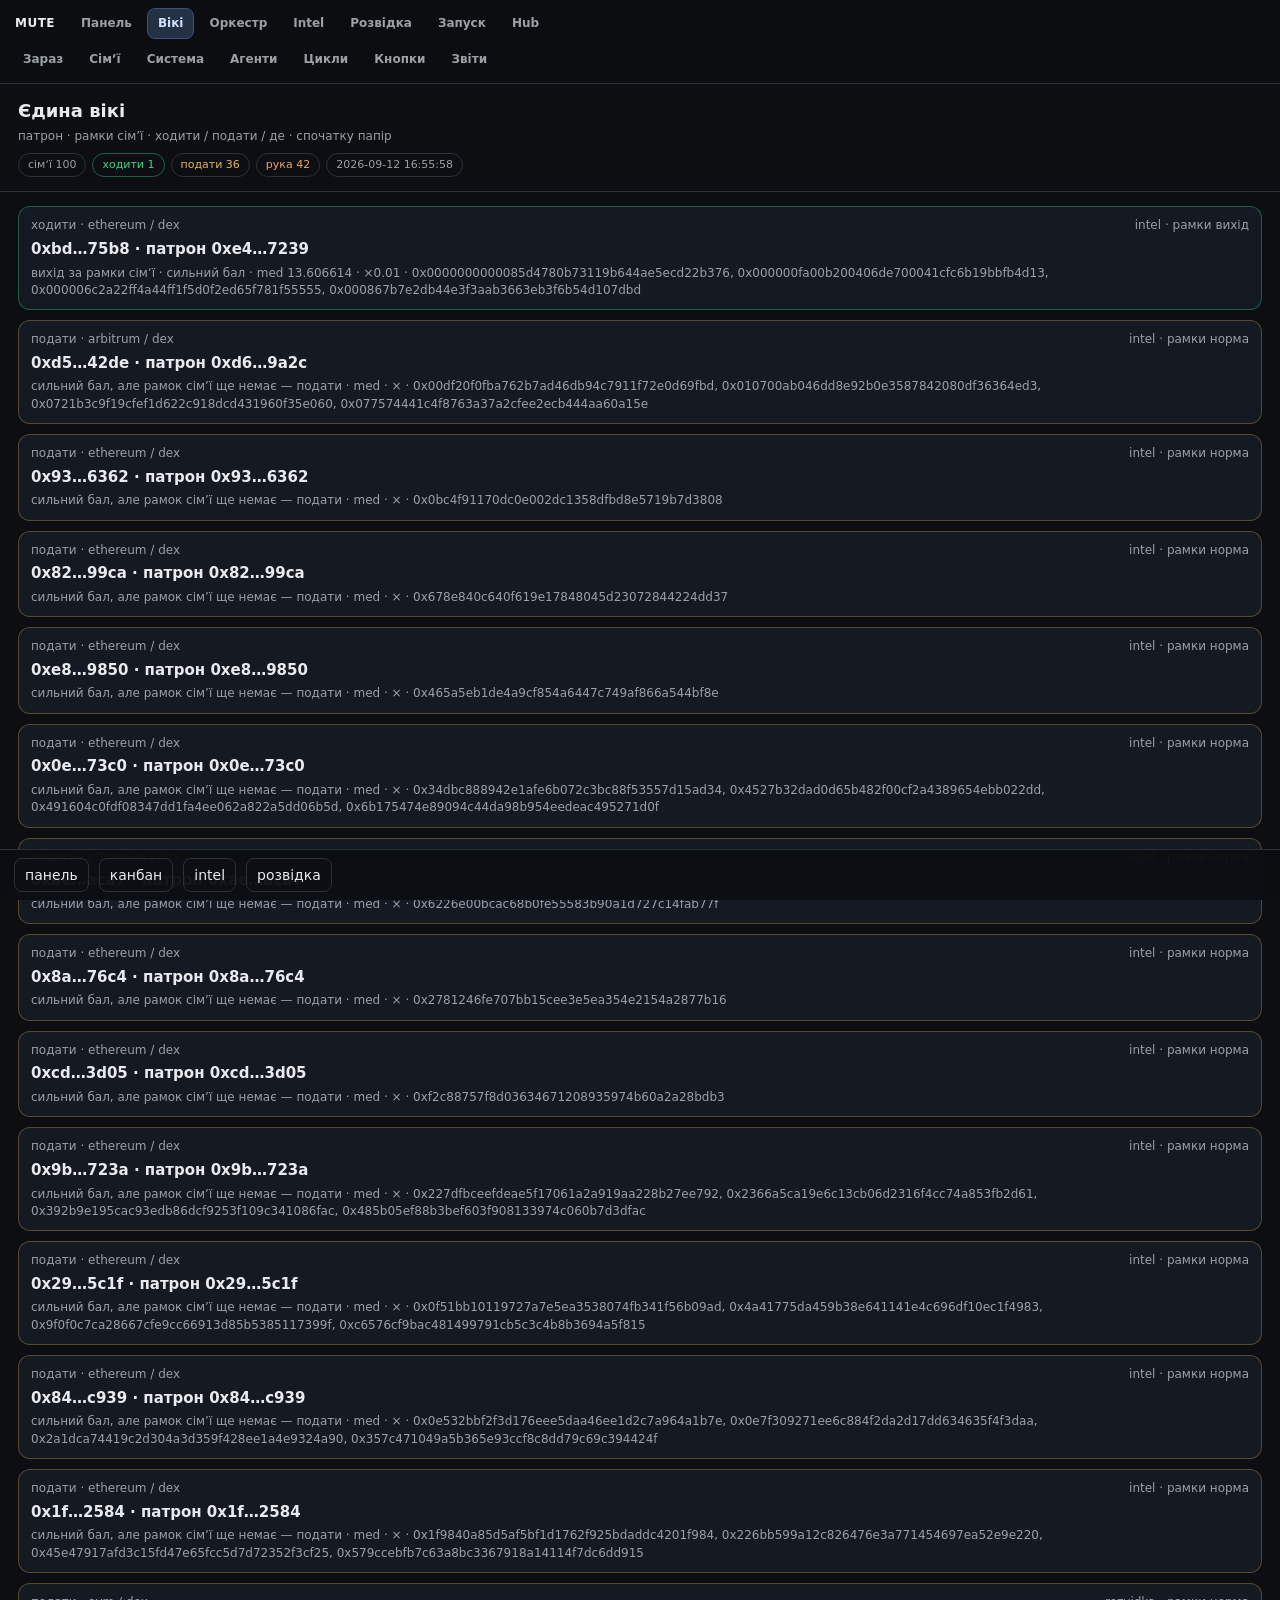
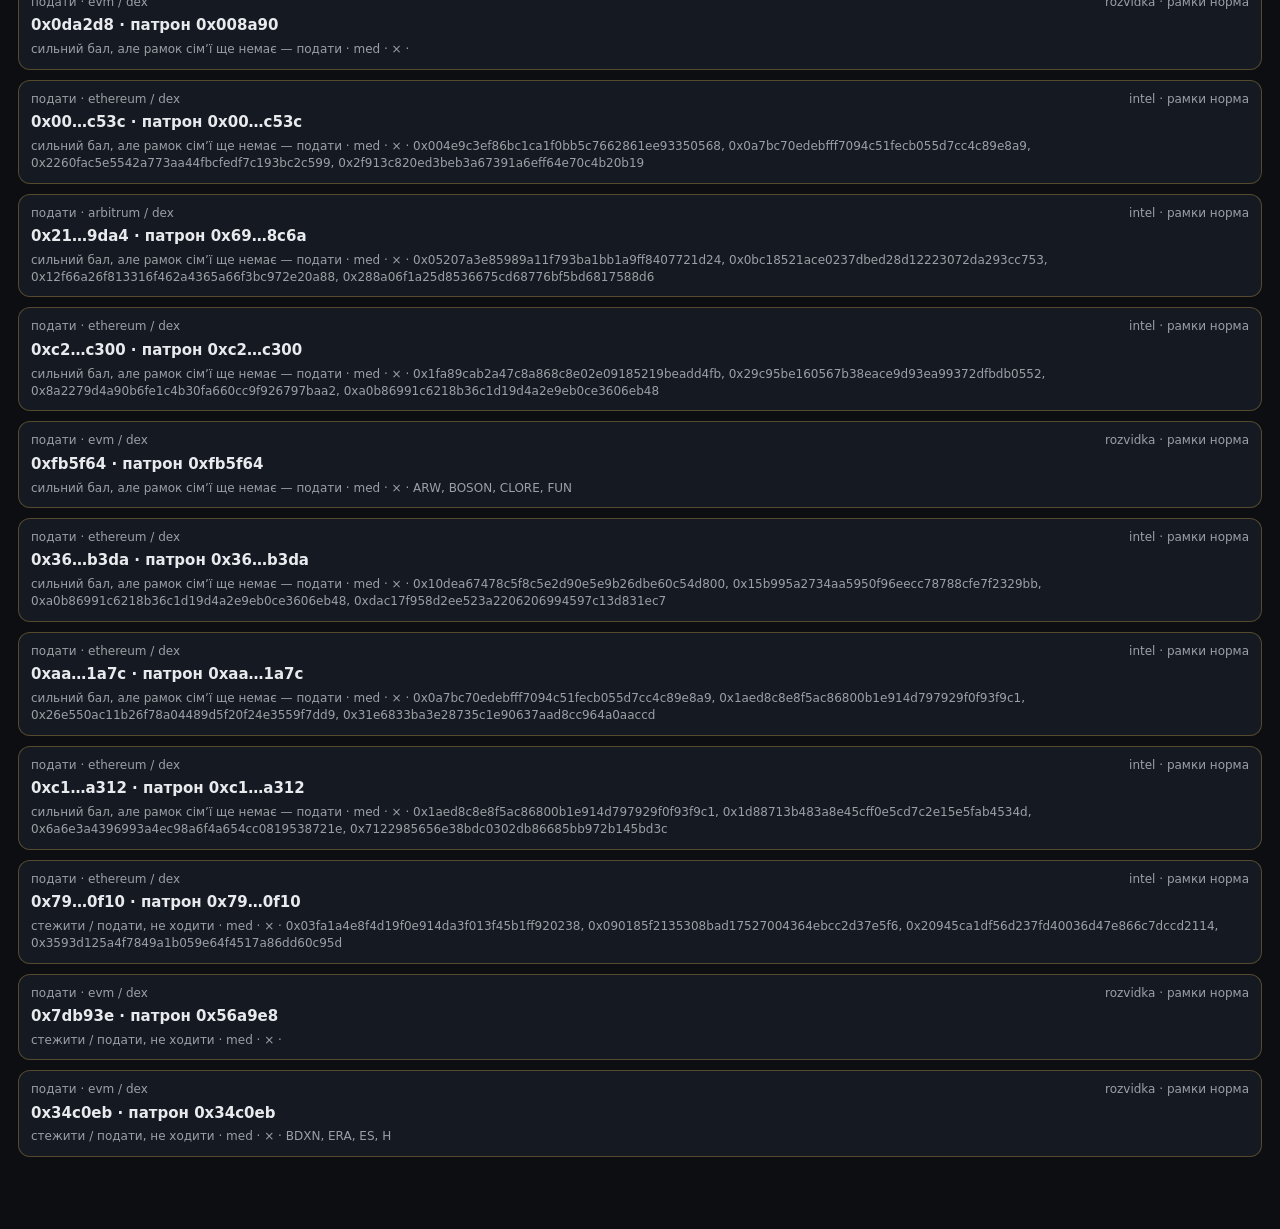
<file: out/wiki.html>
<!DOCTYPE html>
<html lang="uk">
<head>
<meta charset="utf-8"/>
<meta name="viewport" content="width=device-width,initial-scale=1"/>
<title>Вікі · MUTE</title>
<style>
:root { --bg:#0c0e12; --panel:#151922; --text:#e8eaed; --muted:#9aa0a6; --line:#2a2f3a;
  --ok:#3dd68c; --warn:#e6b84d; --danger:#f07178; --accent:#7cb3ff; --hand:#f0a36b; }
* { box-sizing:border-box; }
body { margin:0; font:14px/1.45 ui-sans-serif,system-ui,sans-serif; background:var(--bg); color:var(--text); }
header { padding:14px 18px; border-bottom:1px solid var(--line); position:relative; background:transparent; }
h1 { margin:0; font-size:18px; }
.sub { color:var(--muted); font-size:12px; margin-top:4px; }
.pills { display:flex; flex-wrap:wrap; gap:6px; margin-top:8px; }
.pill { border:1px solid var(--line); border-radius:999px; padding:3px 9px; font-size:11px; color:var(--muted); }
.pill.go { color:var(--ok); border-color:rgba(61,214,140,.4); }
.pill.submit { color:var(--warn); }
.pill.hand { color:var(--hand); }
main { padding:14px 18px 72px; display:grid; gap:10px; }
article { background:var(--panel); border:1px solid var(--line); border-radius:12px; padding:10px 12px; }
article.go { border-color:rgba(61,214,140,.35); }
article.submit { border-color:rgba(230,184,77,.3); }
article.hand { border-color:rgba(240,163,107,.4); }
.top { display:flex; justify-content:space-between; gap:8px; font-size:12px; color:var(--muted); }
.title { font-size:15px; font-weight:650; margin-top:4px; }
.why { color:var(--muted); font-size:12px; margin-top:4px; }
footer { position:fixed; bottom:0; left:0; right:0; padding:8px 14px; border-top:1px solid var(--line);
  background:rgba(12,14,18,.96); display:flex; gap:10px; }
footer a { color:var(--text); text-decoration:none; border:1px solid var(--line); border-radius:8px; padding:6px 10px; }
</style>
<style>
:root { --chrome-h: 84px; }
.mute-chrome {
  position: fixed; top: 0; left: 0; right: 0; z-index: 2000;
  height: var(--chrome-h);
  display: flex; flex-direction: column; justify-content: center; gap: 0;
  box-sizing: border-box;
  padding: 4px 12px;
  background: rgba(12,14,18,.98);
  border-bottom: 1px solid #2a2f3a;
  backdrop-filter: blur(8px);
}
.mute-chrome .mute-row {
  display: flex; flex-wrap: nowrap; align-items: center; gap: 4px;
  height: 36px; min-height: 36px; max-height: 36px;
  overflow-x: auto; overflow-y: hidden;
  scrollbar-width: none; -ms-overflow-style: none;
}
.mute-chrome .mute-row::-webkit-scrollbar { display: none; height: 0; }
.mute-chrome a, .mute-chrome .mute-brand {
  flex: 0 0 auto; white-space: nowrap;
  color: #9aa0a6; text-decoration: none; font-size: 12px; font-weight: 650;
  padding: 6px 10px; border-radius: 8px; border: 1px solid transparent;
  font-family: ui-sans-serif, system-ui, sans-serif;
}
.mute-chrome .mute-brand { color: #e8eaed; font-weight: 750; letter-spacing: .04em; padding-left: 2px; }
.mute-chrome a:hover { color: #e8eaed; background: #1b2030; border-color: #2a2f3a; }
.mute-chrome a.active { color: #cfe0ff; background: #243044; border-color: #3a5080; }
html { scroll-padding-top: calc(var(--chrome-h) + 8px); }
body { padding-top: var(--chrome-h) !important; }
</style>
</head>
<body>
<nav class="mute-chrome" aria-label="MUTE"><div class="mute-row"><span class="mute-brand">MUTE</span><a href="/" data-chrome="home">Панель</a><a href="/wiki.html" data-chrome="wiki-page" class="active">Вікі</a><a href="/kanban.html" data-chrome="kanban">Оркестр</a><a href="/intel.html" data-chrome="intel">Intel</a><a href="/rozvidka.html" data-chrome="rozvidka">Розвідка</a><a href="/launch.html" data-chrome="launch">Запуск</a><a href="/reports/signals_hub.html" data-chrome="hub">Hub</a></div><div class="mute-row"><a href="/#now" data-chrome="now" data-nav="now">Зараз</a><a href="/#wiki" data-chrome="wiki" data-nav="wiki">Сімʼї</a><a href="/#procs" data-chrome="procs" data-nav="procs">Система</a><a href="/#agents" data-chrome="agents" data-nav="agents">Агенти</a><a href="/#cycles" data-chrome="cycles" data-nav="cycles">Цикли</a><a href="/#launch" data-chrome="launch-sec" data-nav="launch">Кнопки</a><a href="/#reports" data-chrome="reports" data-nav="reports">Звіти</a></div></nav>
<script>
(function () {
  const path = (location.pathname || '/').replace(/\/+$/, '') || '/';
  const home = path === '/' || /\/(dashboard|index|panel)(\.html)?$/.test(path);
  document.querySelectorAll('.mute-chrome a[data-chrome]').forEach(a => {
    const href = a.getAttribute('href') || '';
    if (href.startsWith('/#')) return;
    if (home && href === '/') a.classList.add('active');
    else if (!home && (href === path || href === location.pathname)) a.classList.add('active');
  });
})();
</script>

<header>
  <h1>Єдина вікі</h1>
  <div class="sub">патрон · рамки сімʼї · ходити / подати / де · спочатку папір</div>
  <div class="pills" id="pills"></div>
</header>
<main id="list"></main>
<footer>
  <a href="/">панель</a>
  <a href="/kanban.html">канбан</a>
  <a href="/intel.html">intel</a>
  <a href="/rozvidka.html">розвідка</a>
</footer>
<script>
const BOOT = {"version": 1, "built_at": "2026-09-12T16:55:58.522013+00:00", "reason": "intel-cycle", "sources": {"intel_families": 70, "rozvidka_families": 10, "graph_deployers": 20, "addresses": 11741}, "stats": {"families": 100, "go": 1, "submit": 36, "hand": 42, "watch": 21}, "families": [{"id": "fam_ethereum_0xbd75b8", "chain": "ethereum", "hub": "0xbd02c51150a4ab6ce97b9de2025644594f3e75b8", "hub_key": "ethereum:0xbd02c51150a4ab6ce97b9de2025644594f3e75b8", "short": "0xbd…75b8", "size": 80, "members": ["ethereum:0xbd02c51150a4ab6ce97b9de2025644594f3e75b8", "ethereum:0xe41156c96dfb975a8b7cc933f852472a8bb57239", "ethereum:0x28c6c06298d514db089934071355e5743bf21d60", "ethereum:0xa9ac43f5b5e38155a288d1a01d2cbc4478e14573", "ethereum:0xcd531ae9efcce479654c4926dec5f6209531ca7b", "ethereum:0xb81ec29c7aee06b57fbb334a30f8c83ec3393e81", "ethereum:0xbe0fcba6d8aa0349ee08ae20a84398bc90d86087", "ethereum:0x6c96de32cea08842dcc4058c14d3aaad7fa41dee", "ethereum:0x6898f1e730e42dffc2c6585e5f5071a31add1f9d", "ethereum:0xe3478b0bb1a5084567c319096437924948be1964", "ethereum:0x3a23f943181408eac424116af7b7790c94cb97a5", "ethereum:0x9dc7a1663e536604ed94fa021d2e205156401a93", "ethereum:0x857712eaa65779b1519776b69d055c079e41232c", "ethereum:0x6c0f94e74bcb5c38a3bc159b90a6d33bb739bf7a", "ethereum:0xd91f3a3d5ccab08c6e2355ae13621fe9984feb52", "ethereum:0xee7ae85f2fe2239e27d9c1e23fffe168d63b4055", "ethereum:0xe92e65049b3c2ca12806e9567b08895118c5a03f", "ethereum:0x689880a71c887ad972a65994dba1b993574f1f9d", "ethereum:0xdb7ca069c61d7eb787246f3174c549c902853257", "ethereum:0x5c7bcd6e7de5423a257d81b442095a1a6ced35c5", "ethereum:0xd6eeb9ec87267cfb1121b58412c037aff26af8b8", "ethereum:0x7c2bde70eb177d1237fbdd6bff9ba799568d789f", "ethereum:0xba5e35e26ae59c7aea6f029b68c6460de2d13eb6", "ethereum:0xa1abfa21f80ecf401bd41365adbb6fef6fefdf09", "ethereum:0xd838b6625abdee242e3dc1933313d35c5b9e9061", "ethereum:0xe636e237eb330876fd850885d9fab209446418d4", "ethereum:0xcafa900523f5ec4533dd45ca9d77a5b30cf6c603", "ethereum:0x0003b5aa5e30e97fcc596bb5d0f3a75255e08d4e", "ethereum:0x62425cd6bdcb6bfe51558ea465b063486b70dc9f", "ethereum:0x9c7b3c57632ab8bed71a4ddbc950d8c009dfe7aa", "ethereum:0x1ab4973a48dc892cd9971ece8e01dcc7688f8f23", "ethereum:0x66a9893cc07d91d95644aedd05d03f95e1dba8af", "ethereum:0xa9d15629e8455f6c031b183298c0bd45570b1df8", "ethereum:0x9081793f07325fdee460c7870e910f0cea5c95dd", "ethereum:0x93a7f890ebaf5b41760487fc7b2042dc770a2d39", "ethereum:0x02c6b2a3a11e95b609d0bdb4e74b04ff48dba819", "ethereum:0xf1af3b23de0a5ca3cab7261cb0061c0d779a5c7b", "ethereum:0xf621fb08bbe51af70e7e0f4ea63496894166ff7f", "ethereum:0x0ba39f5f862904ec279ebe097f69440bd94b8a2f", "ethereum:0x7497756ada7e656ae9f00781af49fc0fd08f8a8a", "ethereum:0x33eb9612723961b62d409fc756cf763008de4a39", "ethereum:0x6f6e835586928977bf25664de3c749870923a70b", "ethereum:0x2994e1b5d5b1c165fb61e8668b1ccd913bef3086", "ethereum:0xf70da97812cb96acdf810712aa562db8dfa3dbef", "ethereum:0x1859c2adeba5e9d743c41d7b3e872b16b57030c8", "ethereum:0xd03891b900901556cdc3e7e585f145e745ca1158", "ethereum:0x865daf2afd5fc22eb5e47b839b3aaed4c7099d5d", "ethereum:0x5041ed759dd4afc3a72b8192c143f72f4724081a", "ethereum:0xeba53db3b53e2ae621faae3bed4e7fcd11877eac", "ethereum:0x6606188e936ae259082e580a04ab43bc3d254a9f", "ethereum:0xd3e7ed8870014fd0494370ef2168a8410468a059", "ethereum:0x660ad4b5a74130a4796b4d54bc6750ae93c86e6c", "ethereum:0x6c4a055a44910a550b4060f0cd493286ef8079dc", "ethereum:0x2345804130f13a04c95b3838f31564992aa1885d", "ethereum:0xf31f7659c6714df1d2d731ae92915b1cbdf3ffbf", "ethereum:0xd0890753fdf2ca54376e9e3b68caf59a9a0d8f42", "ethereum:0x0e533b4eedd5bb6049b9c2203a4eeaa3d9e39079", "ethereum:0x1b64fe932eb29bcdcc5d903ed3a71fc3a55f439d", "ethereum:0x1b64983afbeeabe09c01219d08def0236788439d", "ethereum:0xe6363557e738cd82ebd95cf6041d79cdae9618d4", "ethereum:0x9b53ea0966195e605e7c4947d2709a2f58d87a7d", "ethereum:0xa6b1a05a592719b0c8a70c69eac114c48410ade4", "ethereum:0xcbe5f64a9b20bd0bd7ef1c4108df466cea3753ba", "ethereum:0x68841a1806ff291314946eebd0cda8b348e73d6d", "ethereum:0x2e7111ef34d39b36ec84c656b947ca746e495ff6", "ethereum:0x31b8db0513e31b4f5887a4e754ebf3249150b0f5", "ethereum:0x7021eeab88397d2857209ef2cad467cc66ff0bce", "ethereum:0x2cff890f0378a11913b6129b2e97417a2c302680", "ethereum:0xd038213a84a86348d000929c115528ae9ddc1158", "ethereum:0xa43d389763ac59efedbad7122d18b46ec1c704ec", "ethereum:0x4f1604be7dda16e0de7fe1e2898ffd477d45fa38", "ethereum:0xaf2310d98e3a21c29747a4fc91c395eb2efa7589", "ethereum:0x07ae8551be970cb1cca11dd7a11f47ae82e70e67", "ethereum:0xd0a16a95669b14161b09daffa20b24575b77b731", "ethereum:0xdfbba77754699f56723e42429705edb73e9940ba", "ethereum:0x736f0f889203152b6269b3a57a3f6acabf3b10d6", "ethereum:0x4cead2f52008a47cfac3f00624d1e9e5e6895e4f", "ethereum:0x9a880f8fa59fe70af8ca3e947f702d31d4c58f2b", "ethereum:0x559432e18b281731c054cd703d4b49872be4ed53", "ethereum:0x7d3f486a46b13b8767cb37d0f3fb3b23acb3b93e"], "tokens": ["0x0000000000085d4780b73119b644ae5ecd22b376", "0x000000fa00b200406de700041cfc6b19bbfb4d13", "0x000006c2a22ff4a44ff1f5d0f2ed65f781f55555", "0x000867b7e2db44e3f3aab3663eb3f6b54d107dbd", "0x00c83aecc790e8a4453e5dd3b0b4b3680501a7a7", "0x00d0f0250364c431376cc64aadd3aa13c6a8998d", "0x00e2b6d170740c15bf9fb01d0b6e77c0d4510e32", "0x03ad9899da6dce2628c1a49dd6e2068707820656", "0x059b2051bc369a52dfa4bcbaa77388483279320c", "0x0638973ab23487e4d0eeb3bc28a058cc9301fac6", "0x06e9a26244250c0804b93732986235d6b980119e", "0x07d31d936114a47b1c911445dc3aab09a07e0b95", "0x092acd131cbbd164d9aec5192996b024aa9f1111", "0x09670acb29bfbafa2a65b972213d6a70bd8bd5b4", "0x0975fd569a29f68f5d35106e34d5bc61e91ff12e", "0x0a4e883043540ce09059d670ffd4b006acc7c60c", "0x0a7bc70edebfff7094c51fecb055d7cc4c89e8a9", "0x0a988fc3bddf91320dfa7adf90291160c9cec209", "0x0bc529c00c6401aef6d220be8c6ea1667f6ad93e", "0x0c5c2f852960ec664909ef7beecbae87846834f3", "0x0d8775f648430679a709e98d2b0cb6250d2887ef", "0x0dc41752889d00d74870977d6c339f978363442d", "0x0fd10b9899882a6f2fcb5c371e17e70fdee00c38", "0x1106c1295ba4a2074228f09e32a2fe78b1f97b09", "0x111111111117dc0aa78b770fa6a738034120c302"], "token_n": 419, "score": 100, "patron": {"key": "ethereum:0xe41156c96dfb975a8b7cc933f852472a8bb57239", "address": "0xe41156c96dfb975a8b7cc933f852472a8bb57239", "chain": "ethereum", "short": "0xe4…7239", "score": 652.0, "confident": true, "source": "label", "entity": ""}, "frames": {"chain": "ethereum", "n": 5128, "recent_n": 492, "median": 13.606614, "recent_median": 0.15369, "amount_ratio": 0.01, "burst": 293.02, "span_sec": 281526761, "deviant": true, "amount_dev": false, "burst_dev": true, "status": "вихід"}, "move": {"move": "go", "move_uk": "ходити", "where": {"chain": "ethereum", "venue": "dex", "hint": "ethereum / dex"}, "why": "вихід за рамки сімʼї · сильний бал", "score": 100}, "source": "intel"}, {"id": "fam_arbitrum_0xd542de", "chain": "arbitrum", "hub": "0xd5259b6e9d8a413889953a1f3195d8f8350642de", "hub_key": "arbitrum:0xd5259b6e9d8a413889953a1f3195d8f8350642de", "short": "0xd5…42de", "size": 80, "members": ["arbitrum:0xd5259b6e9d8a413889953a1f3195d8f8350642de", "arbitrum:0xd6216fc19db775df9774a6e33526131da7d19a2c", "arbitrum:0x03e6fa590cadcf15a38e86158e9b3d06ff3399ba", "arbitrum:0xfb770638ac4bc24720aac4b337ec098a26685f64", "arbitrum:0x8df9efbf73043d8d95af095fea98f2c45e91521a", "arbitrum:0x2d877c7562611cb94c7cdee46cfd919618ffe258", "arbitrum:0xf1067c20133a6889cff091422d1c011bf8f27d4c", "arbitrum:0x4ce49f7ff516e9f426d6a46c1de735111c294b0e", "arbitrum:0x0d0707963952f2fba59dd06f2b425ace40b492fe", "arbitrum:0x912ce59144191c1204e64559fe8253a0e49e6548", "arbitrum:0xf2eb2aa3727187edd69285ce7e7fdfe2e494abce", "arbitrum:0x585a18e39cfb06ae6fd82fd73afaa21866a4bf52", "arbitrum:0xce7ec11a5f306c6b896526149db1a86c7d1531e2", "arbitrum:0xae31c2b5b7b793a5909ee8c29e6b95237a8a6a77", "arbitrum:0x3078f22015436d621062f7cc8334774eb5685e97", "arbitrum:0xaa9f8b6c6d1ca0d5abd96357a7871864173edb3c", "arbitrum:0x1b3b8930b5fa5771206617893eb33afb78485b62", "arbitrum:0xe41156c96dfb975a8b7cc933f852472a8bb57239", "arbitrum:0x664c900ad79a7e9e3e1bbdd238715744ac9b575b", "arbitrum:0xb3c41ad3f8a8503a2b8a8e09e6a846d0c279a48f", "arbitrum:0x670c07351317509556d4bb6fe05034d2efba00b8", "arbitrum:0xbcf2428b30a2eec281a8da2ec93c93b499a7987b", "arbitrum:0xf33f3cb4a93891f2aa5b4e18505ac48c1cade72a", "arbitrum:0x0a2854fbbd9b3ef66f17d47284e7f899b9509330", "arbitrum:0xa7bb00f3a6873ca402e891f96fa1dcdd254801f5", "arbitrum:0x748034290ce9e1044676ecf3b1573344a102f2ca", "arbitrum:0xe3dcb83e136c8d989e867553336fc41cae4cd830", "arbitrum:0xf2dbc42875e7764edbd89732a15214a9a0deb085", "arbitrum:0xb0470cf15b22a6a32c49a7c20e3821b944a76058", "arbitrum:0xff16cc0f094ef835f61c10d60105c1832291a184", "arbitrum:0xff1664bfd46eeba41555aab04150d776dc80a184", "arbitrum:0x6e298cd32081f83fe0960f74f92a3b8eb7a0e9d6", "arbitrum:0x670c63714dd7241ceba7228634fe51b587a800b8", "arbitrum:0x2de3cacf8147f09f4c97686ff2c843bb842c1e79", "arbitrum:0x9008d19f58aabd9ed0d60971565aa8510560ab41", "arbitrum:0x9db7439d32addfa91cca564ed23762ed218e8ea7", "arbitrum:0x2d623999f3b13cb242ae861fe5713d13585586f6", "arbitrum:0xa7bb946d9534e8e9e7bb9148236fa4e9681201f5", "arbitrum:0x20afe50ace0238c7ed727d92b49c62a57838a734", "arbitrum:0xb3960cab23097c7a99e4f41a4f961bb94100f05a", "arbitrum:0x57971eff08399eb7765a88e6d01ad352077f0312", "arbitrum:0x1e54223e49ebb025c3fcaed65ce1da9c039c9565", "arbitrum:0xcb69df719d3edc52872abab3ad404bca44eb6a9a", "arbitrum:0x660ad4b5a74130a4796b4d54bc6750ae93c86e6c", "arbitrum:0xb92fe925dc43a0ecde6c8b1a2709c170ec4fff4f", "arbitrum:0x2d68504ac4c67d5647e4ca16ee20d274fdf38468", "arbitrum:0xe23796fbda930646e903c2c94a6ed1312409ca05", "arbitrum:0x6a5c6807c6a3dfbebb37592c6da11ada3c62fb70", "arbitrum:0x85f234bbbd166c1523c40210fcf8f3f9b5856bad", "arbitrum:0xa3e46014c271d141dd97675dfe8ea7b58598e104", "arbitrum:0x5c0b1986b8e7ff5e7537609361e5cebbe75bc466", "arbitrum:0xce1c8108479283fef7f353e6ef890d47c449f054", "arbitrum:0x657e6d2073a99af61952beb7ee564169616b90c1", "arbitrum:0xb41b07eabb3fe46284289310ebdeb831d39061b0", "arbitrum:0x3811498a215ddb516dcdac4be5438d5c881783d5", "arbitrum:0xbd7f90450302aeeca62bea5049f6cb386da3fb05", "arbitrum:0x6d4752740eb7e9ba931718a09f4f25b6e0f898ad", "arbitrum:0xbed8708b15c3818b0b30b4a3363d97e5dabbfd01", "arbitrum:0xbecc062d974ea9933c41388abf733d1a11163eb7", "arbitrum:0x456d8cedd27819219a98dce749301923e2b258b9", "arbitrum:0x2b93b80109acc86e497b7b729ca5e5e202b31c7a", "arbitrum:0xaac8ed1ae0b18d6c943a6a285452eac78397b7e8", "arbitrum:0x902cc9bf06caa69bd30dee78b7ef2736ee058243", "arbitrum:0x3da0b04673eb53363546c8e84db6eeaec7a90891", "arbitrum:0x0ddf4e54830253b3547b0e923a6a61263de10ede", "arbitrum:0xdbaeb7f0dfe3a0aafd798ccecb5b22e708f7852c", "arbitrum:0x9b49f490035704b4ff150ee124d35f16c980fe40", "arbitrum:0xfc6537d05969dabd39eb9203ff8db67c3e61de8e", "arbitrum:0x1ca7427fadeae092ad80f2cf03556b4de060e5af", "arbitrum:0x04b41efe5820ae051ed22df4aad83ab696615755", "arbitrum:0xbdd74fabbea021dfded52e3becc0bf66f691e4a5", "arbitrum:0xd5da0ebff844094711886f16b3209f50eda1f680", "arbitrum:0xf197671467e955d500c14cd1910a022346150773", "arbitrum:0x8b462d45166a8028f88ed5a75683d6018dc07b78", "arbitrum:0x6749adc3f6ffa208d9c46d56021d115648d6787e", "arbitrum:0xc6e503983ac647ba63e1e28dd8407375150faa68", "arbitrum:0xce7eddecb74009dc985351f26d04d1f1a51531e2", "arbitrum:0xd1d82eb9a1ace64be9cef83162a89ce89b6a9a4a", "arbitrum:0xb1363690994be04310114aa5e7247a0d334e953e", "arbitrum:0x88888c037df4527933fa8ab203a89e1e6e58db70"], "tokens": ["0x00df20f0fba762b7ad46db94c7911f72e0d69fbd", "0x010700ab046dd8e92b0e3587842080df36364ed3", "0x0721b3c9f19cfef1d622c918dcd431960f35e060", "0x077574441c4f8763a37a2cfee2ecb444aa60a15e", "0x0c1c1c109fe34733fca54b82d7b46b75cfb71f6e", "0x0c880f6761f1af8d9aa9c466984b80dab9a8c9e8", "0x0f9bf7d96ca5d340a5fbcc83d78ec7638905f4d4", "0x1337420ded5adb9980cfc35f8f2b054ea86f8ab1", "0x18c11fd286c5ec11c3b683caa813b77f5163a122", "0x1a6b3a62391eccaaa992ade44cd4afe6bec8cff1", "0x1b1db0695166df4a43907510bac46dd79de2753a", "0x1cd9a56c8c2ea913c70319a44da75e99255aa46f", "0x24404dc041d74cd03cfe28855f555559390c931b", "0x25118290e6a5f4139381d072181157035864099d", "0x3082cc23568ea640225c2467653db90e9250aaa0", "0x374c5fb7979d5fdbaad2d95409e235e5cbdfd43c", "0x37a645648df29205c6261289983fb04ecd70b4b3", "0x390c48b2569fd7ef238ba0278b0ec08b14f81049", "0x3d9907f9a368ad0a51be60f7da3b97cf940982d8", "0x406d59819bc2aef682f4ff2769085c98a264f97b", "0x4cb9a7ae498cedcbb5eae9f25736ae7d428c9d66", "0x5022b61f8aedb9914c65d8a3d6038ff8c12b53cb", "0x52723a53cb5b4ace955914c7cc0a21d6ea77cb9a", "0x527e8d368298dea5a53be257e5300f4dbafb7a97", "0x539bde0d7dbd336b79148aa742883198bbf60342"], "token_n": 63, "score": 100, "patron": {"key": "arbitrum:0xd6216fc19db775df9774a6e33526131da7d19a2c", "address": "0xd6216fc19db775df9774a6e33526131da7d19a2c", "chain": "arbitrum", "short": "0xd6…9a2c", "score": 194.0, "confident": true, "source": "label", "entity": ""}, "frames": {"chain": "arbitrum", "n": 0, "recent_n": 0, "median": null, "recent_median": null, "amount_ratio": null, "burst": 0.0, "span_sec": 104755136, "deviant": false, "amount_dev": false, "burst_dev": false, "status": "норма"}, "move": {"move": "submit", "move_uk": "подати", "where": {"chain": "arbitrum", "venue": "dex", "hint": "arbitrum / dex"}, "why": "сильний бал, але рамок сімʼї ще немає — подати", "score": 100}, "source": "intel"}, {"id": "fam_ethereum_0x936362", "chain": "ethereum", "hub": "0x93aafa2a16e00d70f2caaeda937a0bae33ce6362", "hub_key": "ethereum:0x93aafa2a16e00d70f2caaeda937a0bae33ce6362", "short": "0x93…6362", "size": 78, "members": ["ethereum:0x93aafa2a16e00d70f2caaeda937a0bae33ce6362", "ethereum:0x97c6698443382d49866e8c06511956da179e0731", "ethereum:0x51ac4270b31d6f9da91a85c02b089d1404351491", "ethereum:0xccf7ce4f564f0d58532691ed3c0b098bf7f0fbbf", "ethereum:0x0c01af343cf119a0555c0fb1a22b6c1b6963d8df", "ethereum:0x9158ab61f4c76562af7718dbe0622ce9922855c7", "ethereum:0x06ed320924ee85c2e867c7a0278df7e3660d3087", "ethereum:0xfbb6ecac1d0aca5bbcbe2b54c74ac039db760a4e", "ethereum:0x1c2e1eb1047febad4d503c17e99ac8836dd1957e", "ethereum:0x5d91b65be35ca0e1b927093683fd4b5e77688963", "ethereum:0x2d891256f82b907320e5e6265a6b181f12c991d2", "ethereum:0x66e5a40c1d2f33806c7fa833b3be951c9bcc8127", "ethereum:0xa081fbc9b299a959e6dcb56e6d47000bb7badd2d", "ethereum:0x8f21464f6fc6541cdb03d1e3550ad42c78def8f8", "ethereum:0xb03203e3f780ef67335ff523c08159decac69b73", "ethereum:0xfd1c6cbe217fa6c286191f3be5b949343122bafe", "ethereum:0x278d858f05b94576c1e6f73285886876ff6ef8d2", "ethereum:0xccb3b61ab6203b9e7bd88058aadf3a24a86c5cbb", "ethereum:0xf15c6249f954ef09b99fb46d11b758fc79b1a707", "ethereum:0xd36059eb1af7b0fa8f5c9899427cf63316b05f2a", "ethereum:0xff12d5fb94fd1af0c1b76da80fe3313dc80e3a32", "ethereum:0xa420aada55cf751650694b115ec3775b3fcb2b58", "ethereum:0xd0ebaa35b9295979886071b518b59b1fd1dbaeb3", "ethereum:0xd50e41507f09639b562cf96acbcf88a2e41df3d3", "ethereum:0xbdfe6091ba77559389cc7a30f9e1029a0aa5c19e", "ethereum:0xe22b2aba3280b37638cb397f0b15d7e6dcd4e3b3", "ethereum:0xf623e848e97575d8f41abfcca11cb9d5bb0ed87d", "ethereum:0xfc2c9cfccbcb517daa627b877f8961cc10db3288", "ethereum:0x68f2abecf72d30d255402812d5aac0c30e838b86", "ethereum:0xf4e2cd20681e634ba6ce1d0cf6c88bd406372d47", "ethereum:0xf4888d94798bfc1069c697ff6b767e5613f97795", "ethereum:0x6386ce3b32baf79a7c46d278e1d1a64a8a7554c1", "ethereum:0x19dbbeb47f38025844f82b1b4f10ff2dc371ff0c", "ethereum:0x3089e4a24e3a84cc06d337e88f9fd71f8a1a6c6c", "ethereum:0x7e89daf03d3e81d81ba6a242fd05646faef524b8", "ethereum:0x674963cb12bbc0fef01bc8e9984ba618841496b8", "ethereum:0x71e73c63315f2c8e10fca73aa38cae6a222ffa45", "ethereum:0x76ae1f53cf37f3a33f8aba529d024e250c183ec8", "ethereum:0x8a2ee2c54254199ba23e92ee4767cac047b86ae3", "ethereum:0xa5c55c5c0e4cdade5a8be45cc508a150ca43de54", "ethereum:0x900258899a61bf0a2af971a7ae7a6feca949e1b2", "ethereum:0x6f60840e723932b0feafa39ebfbc2a676d09437e", "ethereum:0x67ba57b02be070bd72dacec3a2921bb04b17de66", "ethereum:0xbd527afbf418f8d68956f88f0ee9172d2a8b579f", "ethereum:0x0863cefacffed0d021dd666d7ff8744c3604523e", "ethereum:0x547c822bf3ede0781c3f3375548a3958a43fa1db", "ethereum:0xe2ae23e198a4fb363b90967b7fd622cd664e1ab6", "ethereum:0x126b1667eafaffc0931a7902882ad69a327d859d", "ethereum:0x692ff3f4030e982fc3e41e440c18b135448fa872", "ethereum:0xc0372e30597b1368b6d321eca83e197a1ffdcfa3", "ethereum:0xa4805b8e186333e7deca97e199211e28b0861778", "ethereum:0x0adc0b82e3e92df12e75468badf2061193a468a0", "ethereum:0x48b9088fb80b98c0ca8979df674d95524064192c", "ethereum:0xb5889a2e9b60a7b9efc6a95eac7e6eb5abd22d69", "ethereum:0xa267406beec77e3b5f4b0ee84e2a7b8184bbfaad", "ethereum:0x0d9731afd21a13b413f831eb161332a6dea476cb", "ethereum:0xea7e006e7d2a478f9bc2259aaffc802ae8fe57e3", "ethereum:0xdb172c295fb47133e858aa5fd521a87f194306a1", "ethereum:0xc68fb27843cde08f1c723db9ee80bfb70cc76c5f", "ethereum:0x884b8ba62f6b3fec3f321b7f684c0e931b127979", "ethereum:0x48924c166a08f9f3472498c7ce1d520b41d2301b", "ethereum:0xf4541dc1d62f7a8b4f5cd40f22777f4e77ff8851", "ethereum:0xba7b0577dbd830e4520a65624f7ef84993900b9f", "ethereum:0xa0da35bcc0cebfb95658eaca9838fe63c4036013", "ethereum:0x811f0dc642feae4b4a3a7efe9184025ef3abb4c8", "ethereum:0xadcf7a87a03a459e267ccba8b31527ef8b11a615", "ethereum:0xae0af3957e8521f7b9816538ac03bdffca769383", "ethereum:0x0af2dc5406879eadee99052930c3868a60b80f4d", "ethereum:0x6b950f306f987ff8fb9808886977ca2ef3af2c28", "ethereum:0xab524332b5ed9f2b6d3bae923f3b82ae4f5d55f0", "ethereum:0xafc4bd4ac3d5ff902386361d27c0d1e22274745a", "ethereum:0x158de60a65a7896e0593b4f92187966690557d27", "ethereum:0x18b85c6151707b8804af54b2a3864c9872e16be7", "ethereum:0x5b92116d3c06b2592a7cd4ec3c6fcff9cd79057f", "ethereum:0x2364fa57e84d0d68bc9a645240d0824b3e6cd4d8", "ethereum:0x53505f8610cdbacab358207bdd9d3daf93dbb051", "ethereum:0x71123dbd9b710ef488a41101a248119600f59db3", "ethereum:0xd1b72082c4abf4012a5ea5a0f78be92b2ba644ce"], "tokens": ["0x0bc4f91170dc0e002dc1358dfbd8e5719b7d3808"], "token_n": 1, "score": 100, "patron": {"key": "ethereum:0x93aafa2a16e00d70f2caaeda937a0bae33ce6362", "address": "0x93aafa2a16e00d70f2caaeda937a0bae33ce6362", "chain": "ethereum", "short": "0x93…6362", "score": 245.0, "confident": true, "source": "label", "entity": ""}, "frames": {"chain": "ethereum", "n": 0, "recent_n": 0, "median": null, "recent_median": null, "amount_ratio": null, "burst": 0.0, "span_sec": 60, "deviant": false, "amount_dev": false, "burst_dev": false, "status": "норма"}, "move": {"move": "submit", "move_uk": "подати", "where": {"chain": "ethereum", "venue": "dex", "hint": "ethereum / dex"}, "why": "сильний бал, але рамок сімʼї ще немає — подати", "score": 100}, "source": "intel"}, {"id": "fam_ethereum_0x8299ca", "chain": "ethereum", "hub": "0x828c6447dbf2dd6f983560b32305cab0fa7199ca", "hub_key": "ethereum:0x828c6447dbf2dd6f983560b32305cab0fa7199ca", "short": "0x82…99ca", "size": 77, "members": ["ethereum:0x828c6447dbf2dd6f983560b32305cab0fa7199ca", "ethereum:0x81314d3d9cc072fc2188a10231b63ca3a6091610", "ethereum:0xce5c28bdc686cb8f1ee213cce707e39a9bfdcfcc", "ethereum:0x550a0f41cd0dc4dee6abeaed5c1467663f12c427", "ethereum:0x790c4d529c39e3a3e3aef8544ce7d8b9a8444132", "ethereum:0x83ec0a1d58fd0db8db1656ffb274fe5992241255", "ethereum:0x5a866c006d6a5b840b0d8a7d7dec07a41e96a398", "ethereum:0xb1a533083babf42e6766bed50a12200774dd28ca", "ethereum:0xa39dd3205fb68f5235cc11f9132ee08aadceff78", "ethereum:0x69fd1928a3416ded7d6e15d65565566d231300e5", "ethereum:0x5874fc78317a698bb8e55d1abadaea7eb5d8c5bd", "ethereum:0x4fa0d3bcb72381b07ed2e56500dd50782d60a5b0", "ethereum:0xb51cbc91b6ecf3a8d938ecc914ee95d8a7e3b1da", "ethereum:0x150da4cc962fe94f83e3246fc77ace3c4b4b805c", "ethereum:0xb54e826e1c673580e6e2806a275f9253862d799d", "ethereum:0x5659aecc5615a5b624f24f42a636884e41b59be3", "ethereum:0x7a271267c62163ede2df93b7f870adc081f6138a", "ethereum:0x4eb52d24aa5efa7fc7b2ac56026e68f18c6df74a", "ethereum:0x5dc6f74fb1eee44284edbe68dc0799da3d822835", "ethereum:0x464752a975f2b65ec00d2b18b813d86ff25ca428", "ethereum:0x02ba2650d59e215b8089ee2482c70d0e9a66d7b2", "ethereum:0xc405080f23f65d133e7cb65a3c1184bdca384fdd", "ethereum:0xfe398c5bfcaf6ad523ce689b8d57a3e24272e271", "ethereum:0x79a40842b37e172d83686ff4d47cc733f40985ef", "ethereum:0xb22e091374315fdf508f7af28d0c85b6477cc22d", "ethereum:0x1a704cfe8147b3f01c8b64d5db4e1863d7643982", "ethereum:0xfb7ff996f1d1a8b49637a7de4715fdd59df5e695", "ethereum:0x4c88e6952bb32a71357cc11199b250d54afcdb73", "ethereum:0x4658fc5d4a51c5c9250e75a67f75a79b3048069f", "ethereum:0x9f60c4dad0ade4db35922be80bd8a3a77b5b3707", "ethereum:0x6aed3ebfcdcc5c21d092fa459dc489b809b87e45", "ethereum:0x2ecd133bb3b85aa8e4099ef75ecc2894485c2abc", "ethereum:0x847bbf5ebeea2fe9ff99356d4efaca54ecbbd651", "ethereum:0x3976718ee38781bba0eeda5987dfaff01373fb82", "ethereum:0xcf6b327ac3a61fbb79f7e2cd1b8f1f4679bcab6c", "ethereum:0xf61da468f9d6bdd36ce33b5f208f564547a8c685", "ethereum:0xdea1e1bd21104c7869722e787d249067c0f4d54e", "ethereum:0x15aeb657275e07a8ed46245717ce02600788e5ab", "ethereum:0x93d9e4ae6d4cbb1690375dd7137af07843a67498", "ethereum:0xf5aac9648911a5bbc982ffe7c1988a37f5dc0609", "ethereum:0xa7f6a710236d312587ff345c4d02e314dcc32ca0", "ethereum:0xcff68cf62246b5275ba61f2f4889a845bfebec68", "ethereum:0xbe1921bbfb3416825d1bb209fbee048e021b0646", "ethereum:0x280fda7fcecd3c804c6c3b2c4ddc11494462a8f7", "ethereum:0x54aa1e74c08ed7bf84e452010894ab0d4642d140", "ethereum:0x04cdab1c59f60d7d69b901cc77cf5374a00d0b64", "ethereum:0xff8d94780e5d69e61f4dfd0842aa55bd6f5b1cff", "ethereum:0xf5b0adcbbcb390e8225eec11fbd337f72e875253", "ethereum:0xd78cbafa03cf95ef98e804ba9f346d368eae7743", "ethereum:0x19cf08220966b0688691009181c85f477a21b529", "ethereum:0x3dd1f94bc0b3c4b544ba24793c675c682d761911", "ethereum:0x705824bc9ec0ca5651b41377aa1bdc1784660177", "ethereum:0x7a2aa25728de3bad17a82450c4dafafc9ebced00", "ethereum:0xd426d289075fc0e3ffc4fa26e1474325a09621c5", "ethereum:0x82966e76faf24c2f75b0acf9a6bdc967b46237db", "ethereum:0x10e3307e3f8f1f0f83ca648939352d402fca6244", "ethereum:0x1c1623c1a5699ce57c76e32667c7d9289ac12c18", "ethereum:0xec81ad905c87725a16c135a574419837d58b3610", "ethereum:0x583184afffd6c6a0291565b7f00147fe9a505f52", "ethereum:0x726bd0a822731d601dcea7d737daf6fb76898f12", "ethereum:0xda2b2601a1e18f38d97c9e7ce991a2e8a1e8b9c8", "ethereum:0xe94b6159edadd9c36cc4ab53135298adb83168cc", "ethereum:0xbe2ace4630e29d04b17776ee2e213865e2673898", "ethereum:0xc79e501a90bfa7f3909e95097fb19f91f52d7df2", "ethereum:0x95ce07dd975bb02871135cc9c8855ea05af97715", "ethereum:0x60cef84eeab4e31b0e2834b9b1f8d6b752b595a1", "ethereum:0x218036c94c9871259e0e2cc871c11561bd0ddc3f", "ethereum:0xe5512f2ac291b701aca06d77ce6a283d4144a363", "ethereum:0xb2cc0529f78f99019dddac92062430651fc9befc", "ethereum:0x10288fa85b2d9e33842d35983a94f2e50c94acfb", "ethereum:0x7fa14c18b4e56d76fadf7b51e933cbd91109c6eb", "ethereum:0x735ac6ca3046e9da74965f833aaa276f751f7681", "ethereum:0x78c9c3befdfc3d929aa1a5f1147acd06da712a31", "ethereum:0xae91fd10cb6ca89bdc18615e979fbf33035b1e20", "ethereum:0x67f3ec53f975e8d73b53d5c2e5092e4001093ef9", "ethereum:0x7cc84beffa314ecf00ae3e2ca56e5c18b0a5f7d1", "ethereum:0x472c96b67473630d9097124857580fd04e791d0a"], "tokens": ["0x678e840c640f619e17848045d23072844224dd37"], "token_n": 1, "score": 100, "patron": {"key": "ethereum:0x828c6447dbf2dd6f983560b32305cab0fa7199ca", "address": "0x828c6447dbf2dd6f983560b32305cab0fa7199ca", "chain": "ethereum", "short": "0x82…99ca", "score": 247.0, "confident": true, "source": "label", "entity": ""}, "frames": {"chain": "ethereum", "n": 0, "recent_n": 0, "median": null, "recent_median": null, "amount_ratio": null, "burst": 0.0, "span_sec": 1123608, "deviant": false, "amount_dev": false, "burst_dev": false, "status": "норма"}, "move": {"move": "submit", "move_uk": "подати", "where": {"chain": "ethereum", "venue": "dex", "hint": "ethereum / dex"}, "why": "сильний бал, але рамок сімʼї ще немає — подати", "score": 100}, "source": "intel"}, {"id": "fam_ethereum_0xe89850", "chain": "ethereum", "hub": "0xe8bc44ae4ba6eddb88c8c087fd9b479dff729850", "hub_key": "ethereum:0xe8bc44ae4ba6eddb88c8c087fd9b479dff729850", "short": "0xe8…9850", "size": 72, "members": ["ethereum:0xe8bc44ae4ba6eddb88c8c087fd9b479dff729850", "ethereum:0x7de50ca6dbcd35fcb876cc2b31f6a11ca52cf208", "ethereum:0x9628c20abb0c46b3f0d087f816c0cdcb5dd53afb", "ethereum:0x6bed7a1336614d8dabf53297de677d780f89bdb5", "ethereum:0x5d5255008c9a27ad898921e38bf07d4d663e84e6", "ethereum:0x531538e78b473306523036593425beaf73d2eb7f", "ethereum:0xd7e3c1ba8713b0839a15426f083c2da7e5d84f4b", "ethereum:0x7b998eeea1c81cc5d527fcb7bbf7c98e20cdf612", "ethereum:0x5b0683432b01fa8b98d188facf8231bd1a1ea7e7", "ethereum:0x634a0d2220eed28ca8bae0b45ecc5ef8fbc9c727", "ethereum:0xb4f67c7b2b77e024bf79d54ac92b2b1b0e40911f", "ethereum:0x6eddd8278fbe020e544942cae6c7c735de2d1d38", "ethereum:0xda5db3530e9610d07043440be6fdfb5c73db3f1e", "ethereum:0xfab4025bda9e63acb38daa0f32abf14e33a3e166", "ethereum:0x30ec844190586c84f276f17faf4e08be8a5029e9", "ethereum:0xd7db26a06fcf02858eba10eb8555580ed8ffdb09", "ethereum:0x00080c57ab7fe4d55e5c58548acb1d08dd1efe9e", "ethereum:0xebfe58a1321f185f7812da77f6a76d0ccf228938", "ethereum:0x5ecc25d1f658af69d9b59fcaedb2d9ee38254036", "ethereum:0x2f6ecc1eb6e4ece0b0b299d43520c1d59c538e72", "ethereum:0x3b68c3900c56a50e64809cf549fc3f3a3723a4ec", "ethereum:0x7c3dd6f2fbbf41c7dc7e13b9865f9fc510f0f712", "ethereum:0x94a1ef2079887e155e2fc0276b8d4f957d43c478", "ethereum:0x05839db9431c485abc9cb736923d029e882ec738", "ethereum:0x178dec2764036f76b1e71ca198aee6c28a1e8b84", "ethereum:0x7e50168c7395ad4ce0987a0b06ae8eb942d50b42", "ethereum:0x88c169e46475697177719c00641cf2b62dcdb3f4", "ethereum:0xa61bef3b713bca4d7eb2f3e9bf8a2d737be3c5a8", "ethereum:0x224b54146fceb68a8df9d9004f2bce6105aa3164", "ethereum:0xb69a1b7b14f1570ace55c670f33f37e1fafaea2c", "ethereum:0x9c4c7993d397820c0bcd41651a6dcd25a7ca76bb", "ethereum:0x9369cf1ce023a4b07d8667da2127b4ce86fef00d", "ethereum:0x7a6cbd7a4562021fbdc0ac328c6c572fd703087a", "ethereum:0xfc2a204411a8fad7e5e663ec1599aa4c9a5302e2", "ethereum:0xec8b8122ee3fde622215ef9dc82864ad1ca988b6", "ethereum:0xef6138cb9b3215662663852da353e35128accbd4", "ethereum:0xb3de8b40e55cbb00c148c18381a011854962e696", "ethereum:0x31a088b81e20e321047b2cff924cf68ba8d1f858", "ethereum:0xf944bd438ee5658bf00041c33ba4a0c791897efd", "ethereum:0x4ca4d3e9918e3033c0a28c01c93829b785980d56", "ethereum:0xe740f66ff9e3af47c332770b24d192770fda929e", "ethereum:0xe5bac393cb315f32749553d3967bbeb2e92b4de0", "ethereum:0xefe7ef897175f19445cb91b66613b6d03775d22b", "ethereum:0x39d50a360647e35a16b05767a29cc727a68c911f", "ethereum:0x9d2a0da7ba9ee81991facfb2f80d031a02f22157", "ethereum:0x0f512423dce4412f6a9c3d833c25fc651fe0ad30", "ethereum:0xc5f0f57f43d0ad00f77b4785ee5f57b9b2c03ff6", "ethereum:0x91312ca6ecee979cd776f3a7e7184fcba8011741", "ethereum:0xc63c08ecc31ab348f8b0a3396e7a949ed315acaf", "ethereum:0xa5863abbf0e99e8721ef0d3703d34662b42d12a3", "ethereum:0x8703fd9299b9618cf15d3bd0cc5941b86733d29a", "ethereum:0xe583cd536425bf22c3736be4aa46116826142138", "ethereum:0x4a31df891ad5a2e3d95f8d149fee53067f4ff999", "ethereum:0xff7aa427e7f72cdb4afa0a088c3b9b981fc99b31", "ethereum:0x01c080613a8fde84ef56f9be52eb8c22250b6e55", "ethereum:0x9bb49377351f5e53e645669276a1ba6519ac4b55", "ethereum:0xf9c8561f4f7210f2b1a6cacdba42c0d54125bd8e", "ethereum:0xe6b5ca713f16d02ff97bb6d1b7e4c412e355f306", "ethereum:0x32e90cc7cb7320c4a11c88f2ed914cedd7c52023", "ethereum:0xdf280d3154a0dc9a8cc74122d4feb58cfb5da7a5", "ethereum:0x2d7158dab787f291b989138425f3b1c39626b89b", "ethereum:0x68a20acc277b8da6626d30ccd38d132fe37ecb06", "ethereum:0xc395c1bbb23978c2d55ce1ac82d2d9397f8c9a07", "ethereum:0x58f51d5043815977bbf290b3bef6b4e99376374c", "ethereum:0x9c7c278049cd80e85bb5f05cd136d754bdddced6", "ethereum:0x9ab5ca5c750f98cf2a97638ac16b1fcfe4cee79d", "ethereum:0xf275f5f2d7129ba3c5d23390a270c63b5ec937c7", "ethereum:0x67492228bd7f277a4f8c6dfae218a3a464908c7d", "ethereum:0x1dc87a873176ce0918e62d637ce1b3d1187f5a67", "ethereum:0xc9a66c6ff0042e9efd07b52e007685a305f59b1a", "ethereum:0xa9fcebdf44004dd20495a1120ba8bc0b354fda68", "ethereum:0xae38b5361216524145a53a250ccfea57b007b246"], "tokens": ["0x465a5eb1de4a9cf854a6447c749af866a544bf8e"], "token_n": 1, "score": 100, "patron": {"key": "ethereum:0xe8bc44ae4ba6eddb88c8c087fd9b479dff729850", "address": "0xe8bc44ae4ba6eddb88c8c087fd9b479dff729850", "chain": "ethereum", "short": "0xe8…9850", "score": 239.0, "confident": true, "source": "label", "entity": ""}, "frames": {"chain": "ethereum", "n": 0, "recent_n": 0, "median": null, "recent_median": null, "amount_ratio": null, "burst": 0.0, "span_sec": null, "deviant": false, "amount_dev": false, "burst_dev": false, "status": "норма"}, "move": {"move": "submit", "move_uk": "подати", "where": {"chain": "ethereum", "venue": "dex", "hint": "ethereum / dex"}, "why": "сильний бал, але рамок сімʼї ще немає — подати", "score": 100}, "source": "intel"}, {"id": "fam_ethereum_0x0e73c0", "chain": "ethereum", "hub": "0x0e28a8f88c6266df0fe274c15c1d4b27f8b373c0", "hub_key": "ethereum:0x0e28a8f88c6266df0fe274c15c1d4b27f8b373c0", "short": "0x0e…73c0", "size": 67, "members": ["ethereum:0x0e28a8f88c6266df0fe274c15c1d4b27f8b373c0", "ethereum:0x16d586381e0da1c8140d83cba98fd381c3398ff3", "ethereum:0x1893bc33f0ee21aa6a90d0dce80832863497afd0", "ethereum:0x1896221a5f916040b04424b5c007377260834fd0", "ethereum:0x16d70cab1d0711e0a3598553c1e8e2d199d01ff3", "ethereum:0x3980c9ed79d2c191a89e02fa3529c60ed6e9c04b", "ethereum:0x8eb8a3b98659cce290402893d0123abb75e3ab28", "ethereum:0x4aa42145aa6ebf72e164c9bbc74fbd3788045016", "ethereum:0xe6e3f947ccd0add1effde3bf3d210e5d711beace", "ethereum:0xbb8a430025e7280655314c30d87f630d6719e0f9", "ethereum:0xc783e5e67b646282fa1ba80878c9debbbceee11a", "ethereum:0x207227fb7582e37055a3901328b76f3765dcb7dd", "ethereum:0x8d4a713865af7d571536a38ca9629aa91ff3fc2b", "ethereum:0x4b0b3c9506d5008fccfb458361e06d28d4d3bcad", "ethereum:0x54d1f1c601bc6e7157865466954ea2a639784a1b", "ethereum:0x341382e4154af88871c304e2b80db4d5f9d751dd", "ethereum:0x25a6d3d38e419594d75680b8c68e18fed3d58204", "ethereum:0x847693328e53533c2cd5483b3134ec04315a1852", "ethereum:0x01045ddf857d3c1640be1cc8099a1e743be65089", "ethereum:0xe378a166b1c295e03ed30c84ecd7cbcbe9d3316d", "ethereum:0x7b99afe496e0012521d9846d0647dc13db892d01", "ethereum:0x1329c983a43705f136764e38b34eff825a39fe3a", "ethereum:0x9449696539914241aad176a7f5725708a54f695d", "ethereum:0xf024f171392ad0805a987ea6e7772c8ec917c2c5", "ethereum:0x46e477774713b89f9a064d1d3e422444378344dd", "ethereum:0xf28cd79373863e08cb2d7b1f563b2ef8f1eb877c", "ethereum:0x145501ee91ea2e09b64dc55a9e3ec39f3d07ef15", "ethereum:0x15bf657bd22b2573d50915af659833518d20951e", "ethereum:0x884844310665a856486ef28f4bbb8c18f8a18cdc", "ethereum:0x8f015d62e1daa112ab8e05a219cec79999d55c8a", "ethereum:0x7e525530186954735e536fadd20c5ea5305fcdc1", "ethereum:0x6138feaa1b7ee6b71f8bc52d71e45eaa1f83268b", "ethereum:0xcfa31ffe2965857d562f79b5e29ecc393ec3c5fa", "ethereum:0xb0a50051f5acb30039ed5f9e948fccb9eaf31fe7", "ethereum:0x7929b937a52b48b1c27e4fc9a96e39d7f9bafe3f", "ethereum:0x47c38d2f2471801b47a8c3c3d3f34eb53dec7a96", "ethereum:0x6095912f1dec9a74d9364474d03b1b8be102fcb4", "ethereum:0x82e76a78558e1e3ca0d131b5f4dde2d25ca88f70", "ethereum:0x080c89eb7c05fe0540a6880d72ff3b207dbd0eaa", "ethereum:0x746c33878377a025cd64f4457592a061bb2fb090", "ethereum:0xc9acbd8f489c3801f98474a8e27bdec08fafc303", "ethereum:0x3ce98c3961bfb9fc1cd980a33ca6d52506998d2f", "ethereum:0xee0c486d23adc5e69d49e1e72eb12fd0c4b3949f", "ethereum:0xb4da2d7fcc7906e916d1ede7d6230d59991cf9ea", "ethereum:0x67b64e24c0bc92690f60c9317c922f124703d040", "ethereum:0xee51397848b86e519319919e9142ca36d48efc38", "ethereum:0xde39479148840a5328824d55ce8567c396f45858", "ethereum:0x9ce5cd3ddd03734d228466312ca86409f6c1f251", "ethereum:0x750f3e60e1b19eab0e26198bfbcd87ee0cf07f91", "ethereum:0x7741a22e3c0776bc23e1d213e038515c9d61d3d6", "ethereum:0x0b8e50a15416cbc93a6cb8f26bda0bab8b48ff2d", "ethereum:0xdb864e6ecc661fad8aa1fc87d314d0ba410de3d0", "ethereum:0xffe5993357730aa04e5247d11ab62ac46e5e8ab2", "ethereum:0x9a1c817e13661bddd219f5188f58082c25976d9b", "ethereum:0x97b2f01dafbba92a1476f7aa91c0b1b0fa10aceb", "ethereum:0xb6e455fe712485c551ce840ca8284002a8cebad7", "ethereum:0x73685acb57faf1dfaf9efe3fed12e4f11e61c676", "ethereum:0x797bfea088550f4341b985dc96e676b97be017ae", "ethereum:0xc7c97e38e39068dc8d98b6fdcfee015930dd09e3", "ethereum:0x61998c01d91939d3bca8598311b9afb8555df796", "ethereum:0xcb0492aa6c448ae09136a8f80b3b120ef9cab699", "ethereum:0x8d1804c093bbf17825bb5de65ed4ad4fc2d35839", "ethereum:0x1bed8aa97ce944ea37acfa5a99bc6b17d051e1d1", "ethereum:0x60c241e9f9ff3ea8554559fb6ff238085fc6cd72", "ethereum:0x07369478be7867fc7a422dcff1c58910f4818f12", "ethereum:0xb26a245ce5432dec3d27a89b57860e9165a18d7b", "ethereum:0x7063572650978270a76ecd3eba31acfbe5bc8c8b"], "tokens": ["0x34dbc888942e1afe6b072c3bc88f53557d15ad34", "0x4527b32dad0d65b482f00cf2a4389654ebb022dd", "0x491604c0fdf08347dd1fa4ee062a822a5dd06b5d", "0x6b175474e89094c44da98b954eedeac495271d0f", "0x7b59ab84ba4c1dd58b4483a44e30fa64c2cc3f34", "0x7d1afa7b718fb893db30a3abc0cfc608aacfebb0", "0x7dabf73e69bac58ad3293215628c0c2abc98ee5b", "0x82550f69042b498f5edf365bfb37f49da843bf39", "0x8bbe93bfc12696d665642a1f3cb29e4697099217", "0x9e32b13ce7f2e80a01932b42553652e053d6ed8e", "0xc02aaa39b223fe8d0a0e5c4f27ead9083c756cc2", "0xc18360217d8f7ab5e7c516566761ea12ce7f9d72", "0xf06ede69ae611edc34d8109dfc54bb9855200d01"], "token_n": 13, "score": 100, "patron": {"key": "ethereum:0x0e28a8f88c6266df0fe274c15c1d4b27f8b373c0", "address": "0x0e28a8f88c6266df0fe274c15c1d4b27f8b373c0", "chain": "ethereum", "short": "0x0e…73c0", "score": 241.0, "confident": true, "source": "label", "entity": ""}, "frames": {"chain": "ethereum", "n": 0, "recent_n": 0, "median": null, "recent_median": null, "amount_ratio": null, "burst": 0.0, "span_sec": 188225923, "deviant": false, "amount_dev": false, "burst_dev": false, "status": "норма"}, "move": {"move": "submit", "move_uk": "подати", "where": {"chain": "ethereum", "venue": "dex", "hint": "ethereum / dex"}, "why": "сильний бал, але рамок сімʼї ще немає — подати", "score": 100}, "source": "intel"}, {"id": "fam_ethereum_0xaeaca7", "chain": "ethereum", "hub": "0xae10f0d29c5ce5faffb5f8b4a59c51968526aca7", "hub_key": "ethereum:0xae10f0d29c5ce5faffb5f8b4a59c51968526aca7", "short": "0xae…aca7", "size": 54, "members": ["ethereum:0xae10f0d29c5ce5faffb5f8b4a59c51968526aca7", "ethereum:0xabcdc91b5f8746a6e5298c6ba04c72e29ebd2460", "ethereum:0x910bfa38ef56164447764dac59fead715c933616", "ethereum:0x550d9678e26de5a765eb98aef4cd2db606b9720b", "ethereum:0xb656d3e7931f9f06128ece81c39981fce8686090", "ethereum:0x65df2ffcf5ce3d08ee1f49ee20e7d98efdc95d93", "ethereum:0xec49e50c95c7d147036d8fff99e822a69f130157", "ethereum:0x6ed230db6803551917f268a55db4708c0abed7f3", "ethereum:0x5b3aa286f40c8163d800f323cdd0d80b47c62c99", "ethereum:0xfea1a17f379bb30007fb1edc62cc6d14094bd19f", "ethereum:0xfdd7f341c07c33e01733828fd3e851ba3f37bef0", "ethereum:0xfb7470c9c70761e62724bc692c20ad7839a0ee95", "ethereum:0xf92ed3c3926ad83f88878243facfda68e745e98f", "ethereum:0xff8963af8c16fc977280591a19477214dbbb5a56", "ethereum:0xff124c496d296c13d438c629c8212b5342584282", "ethereum:0xfa6fd86b42ce2ec5e00c1cd35fb0c78bd88c0417", "ethereum:0xf8b26d5565102f6cc20dd66de1358772d8088f2c", "ethereum:0xf4bbbc45e6e94f86ee3da810beda717ea80440ee", "ethereum:0xedffe6637a1aa4b430c8b178ed1a0c8350b2c54e", "ethereum:0xed16574362c11ce3fe36a70afa61284d3bafddbc", "ethereum:0xe587361e3dcf7db9b02622ded54a0ab83e7837aa", "ethereum:0xe4eea284f807c82820397f103e1730e0ea028a06", "ethereum:0xe3b8054f1c59f857d95a7e8ee85bfed5f658eeba", "ethereum:0xdf93ee0a5b92481e6f3e62791266827dbec54c0d", "ethereum:0xdaabbb932725cc1b3ca487ee174b59cbd6b0ec98", "ethereum:0xd58045868c84793d378876d31e17d90124c82e05", "ethereum:0xd2f9fc58bd40d0509023d9c5a45f5cb348cb26d4", "ethereum:0xd2374dd3ec4287907df11e293796cfed8c5a066a", "ethereum:0xcd8b191ade9236a99e20bfefa33326ee0cdb241b", "ethereum:0xca19794b2635cd585be329e7b0eddf62d74bf966", "ethereum:0xc9355a674eda14cf127a5f8857cda4766f9c3d1e", "ethereum:0xc6e90a6fe328ba5266fa667bfd69b33789fd537a", "ethereum:0xfaf177560aae0d9389e30299532f06c3031a2c71", "ethereum:0xf472395ed453bbb2f3a05e8c4187d44f1bc72e89", "ethereum:0xf1b637b81679a4f9bb7d3d7d6d0a50fcdd602f2c", "ethereum:0xf16dcf5726bebd15d7b205b9a283fa3488942e74", "ethereum:0xf0c3f8206012642249fc73b12461792323cf04a8", "ethereum:0xf0862d59051b1aff738818c94cc054ceaa2ad5dc", "ethereum:0xef7d5c97b87a4223f12fd7987c18a899f10bfbf4", "ethereum:0xffd1fceb0634ed6af47ab22c3d03ea2412f568ed", "ethereum:0xfcb98781beb8d32105bcf521f567c454e14d81fd", "ethereum:0xf9bb40d7bd037f43969f2bb611c194f2d4ae607e", "ethereum:0xf98a1c2d2505eea66711cb913808911a1f3828d0", "ethereum:0xf009a174a6b25455b351b78572a843ee0aa90f03", "ethereum:0xefae1b9184d4a040a566f32c73e339488551d76a", "ethereum:0xebbb245c66fa06eba0bfde2e97d64b42b57ea624", "ethereum:0xe4da636a8230cf1ed5debda8b0a428f32bbbb0f9", "ethereum:0xe3b1dce6efcf6343a2986f16048b6233530beae1", "ethereum:0xe2dfa6a5eaec8729d416f4697e39450ca42b0520", "ethereum:0xdc4f74ae50a863a3f5a8c348bfcff5fe3e98db7f", "ethereum:0xfebbe93f5e1499b1c2d5e5975e790c072734dca9", "ethereum:0xfc0721aaaaf38f1b7f0f5ad56b847c2012bb14aa", "ethereum:0xf975abddb897daaefe509521c960224a2197382d", "ethereum:0xf792178d9c2970fa754249dfdd719c4b20a8b879"], "tokens": ["0x6226e00bcac68b0fe55583b90a1d727c14fab77f"], "token_n": 1, "score": 100, "patron": {"key": "ethereum:0xae10f0d29c5ce5faffb5f8b4a59c51968526aca7", "address": "0xae10f0d29c5ce5faffb5f8b4a59c51968526aca7", "chain": "ethereum", "short": "0xae…aca7", "score": 243.0, "confident": true, "source": "label", "entity": ""}, "frames": {"chain": "ethereum", "n": 0, "recent_n": 0, "median": null, "recent_median": null, "amount_ratio": null, "burst": 0.0, "span_sec": 149675998, "deviant": false, "amount_dev": false, "burst_dev": false, "status": "норма"}, "move": {"move": "submit", "move_uk": "подати", "where": {"chain": "ethereum", "venue": "dex", "hint": "ethereum / dex"}, "why": "сильний бал, але рамок сімʼї ще немає — подати", "score": 100}, "source": "intel"}, {"id": "fam_ethereum_0x8a76c4", "chain": "ethereum", "hub": "0x8acff18c53825205d185793bf7517b9e9ece76c4", "hub_key": "ethereum:0x8acff18c53825205d185793bf7517b9e9ece76c4", "short": "0x8a…76c4", "size": 45, "members": ["ethereum:0x8acff18c53825205d185793bf7517b9e9ece76c4", "ethereum:0x796bdc018d9a903acca191e6cae6bb300c662674", "ethereum:0xcfe6887fc67fbf9db8e3c8d391f7813bf0e6e803", "ethereum:0xe25397734a184053cf382e5c4e32ca7ef8335f31", "ethereum:0x18e16a00a90eec0546457ad5efacfb10c682ccce", "ethereum:0xa6176d0f9aa2900e00e9d735cc35528f5a5d065f", "ethereum:0x091b463d08ac5dd9bd3d194897261e66032e02e4", "ethereum:0x7bb7216831ef5681138922978b4fee5515bc443b", "ethereum:0x271b4e16503822c28091af28013338e43f9ca2a4", "ethereum:0x45115a2b8b090f8a57ebf3bb4ae5a9086b1c3e7b", "ethereum:0xb74ca36fb7a15100189864ced031856fc8759659", "ethereum:0xb5885592b6c71a6fbfac6ad5e09e2133412bec21", "ethereum:0xd41a2f8fa9e4869b26334214186bb4094ee700f0", "ethereum:0x0e3cd2e55243d4ea2e5c51fa7150430643e35592", "ethereum:0xdba1fa99e5fcbb933257cc2857dcbb9083f7edbb", "ethereum:0xa1e28b09d212c2b650ed2ea6cadc8572c31ae80c", "ethereum:0x096afaf961bea6b0e4a5244f15cf84756b6c7fe4", "ethereum:0x14993e4909ab4b223cea4f8aa29a929949348011", "ethereum:0x21315b4ab56ac97a44df51a1aa963c7a5833bfad", "ethereum:0x91a920a5f9b70fe1b607eb7a74c4679a7e814458", "ethereum:0xb8635cc7c0b71989efd30bab6778c24cd31cc3f6", "ethereum:0xdef2df907bfed183ae92b79d3a2c9579e60dde43", "ethereum:0x87b1716e271bfce9d5eca255ec2c214dc039cb2a", "ethereum:0xe980a6aabf76fb7a96e1d66ce2e8174e48c6f4fb", "ethereum:0x1bfeaf74553325fc7064f6d19287cb9374ce3f05", "ethereum:0xa0cfa2e856b89dd49270fb6cda598a2b958cceff", "ethereum:0x3154f72f0a0b9023f1c18505c2b73f9cd1990cae", "ethereum:0xa667148cede6f11cb8c899c2f5e57012bc5f86e7", "ethereum:0x749e87319297c1fd9953121e8aea31fa0e4ec1f3", "ethereum:0xe9b72ac31d54dda26d8142e9a072522c4a1d37e9", "ethereum:0x1418651aa256b92bdcb024cc66a22a886156fb8a", "ethereum:0xef7bd1f307eeb97b139bf951b8dc725afb8fb12c", "ethereum:0x1ad13bf75fc97a9652f33084665359055eb9491e", "ethereum:0xd68baca6bf791040bcc6796c109d1ca8799093ff", "ethereum:0xccf9fed63ceedd7579d2a2d38991999fa9f9782f", "ethereum:0x02cbb3c7ac0abe461d08c4b845b98e4fb6491059", "ethereum:0xb48a4b82c054675b6e7deda69de9e351fe4e690e", "ethereum:0x56df45d0c4ae9d11ad48a51921398675ca82e355", "ethereum:0x9249a409e77ae785e67cfd4d2d9a07608f8b7e56", "ethereum:0xf0ee3b28de79129913df6c80e6235cc7aa20dcc3", "ethereum:0x700cd63a0c272caa5bb111057a10b4163f0f5ed1", "ethereum:0x05d992398e311ce8e58c892fbde980dcaf65bb85", "ethereum:0x05cf22d23041d41e3c7c8fee407858e204a3b3cf", "ethereum:0x55ef792c1c6818039bf817d56e1bbc4730b1d605", "ethereum:0x12bce4d860a7c6fac3018f3dda9d9e22d5ffc1fb"], "tokens": ["0x2781246fe707bb15cee3e5ea354e2154a2877b16"], "token_n": 1, "score": 100, "patron": {"key": "ethereum:0x8acff18c53825205d185793bf7517b9e9ece76c4", "address": "0x8acff18c53825205d185793bf7517b9e9ece76c4", "chain": "ethereum", "short": "0x8a…76c4", "score": 224.0, "confident": true, "source": "label", "entity": ""}, "frames": {"chain": "ethereum", "n": 0, "recent_n": 0, "median": null, "recent_median": null, "amount_ratio": null, "burst": 0.0, "span_sec": 93147698, "deviant": false, "amount_dev": false, "burst_dev": false, "status": "норма"}, "move": {"move": "submit", "move_uk": "подати", "where": {"chain": "ethereum", "venue": "dex", "hint": "ethereum / dex"}, "why": "сильний бал, але рамок сімʼї ще немає — подати", "score": 100}, "source": "intel"}, {"id": "fam_ethereum_0xcd3d05", "chain": "ethereum", "hub": "0xcdf087a0b00014fc782d64dd7851640dc53e3d05", "hub_key": "ethereum:0xcdf087a0b00014fc782d64dd7851640dc53e3d05", "short": "0xcd…3d05", "size": 37, "members": ["ethereum:0xcdf087a0b00014fc782d64dd7851640dc53e3d05", "ethereum:0xe0045163642888164b4d6fa65dc327c7be93998a", "ethereum:0xe7b0d85ab0fc40d70f8ba0201c1a95e3c3622b87", "ethereum:0x867b93ecb8ebfc900a0412661476d469361e0004", "ethereum:0x86e5e52d21c2f535148d9ce0ff9f95447e564ccd", "ethereum:0x0d6fddc8472118226d0f77812e3825df54d2c859", "ethereum:0xe1d9ff0533c6dd4ee4a2790f936211f7921e02c2", "ethereum:0xe62500cf2cd7293c533358fd0d115fa5fc1a53dd", "ethereum:0xf671ef4631486ac741c63f82854eb0a3fb8dfa6e", "ethereum:0x5604baaf14009334deccf97844c6c81baf8bd68f", "ethereum:0xe37094f37695eae7472394c73811f22e5dcf3c3d", "ethereum:0x602a0d7a0224ea6ada3a26ac44272ce49b89b923", "ethereum:0x29d4c8e91f4e6b4aeb66c7553928b37cddd93d20", "ethereum:0xcc057a8606dff785e868631f66ecbae729a9c5f1", "ethereum:0xb53c0ec7a988ab52cce91daee03ef43b78d962dd", "ethereum:0xe22ef19c10d5a1b4a94d6e869e6a64f41d9362e1", "ethereum:0x97eeca9e48c9776e24b727d836aa96da3aa6618d", "ethereum:0x1d7d7062c44f08e293929145b9e883634b799be2", "ethereum:0xbd72875484d922430aaaa2a65999289622ca86b1", "ethereum:0x9464d96d985bc1747a748a4e9d45453644a9c652", "ethereum:0x682aa10ae360dd84aff56e121d77bd6be0ca04f3", "ethereum:0x8e01cd867949b8c9acbb8b085ce660ecef57e47c", "ethereum:0x2551633338c98d9972fd74184d741e70e7ee8f0f", "ethereum:0x20a7b0ca128f6ce366edd9fa26c537a3f64c9607", "ethereum:0x2571bae5369dded8816c8810acef0300f4a0b339", "ethereum:0x8d99e75396aa30bf2c7dafdf8007dff2e593b87f", "ethereum:0xffd03598664b0ff854eb769b305756a236c66da1", "ethereum:0x2e1713854bb9819c95464dd3c60ae4880250e28b", "ethereum:0x353fb983ac37dad4c2e1c5ea2c2250b141a89d1e", "ethereum:0x95a79c5b79bfef5f77e9b60eaf64cadfae19b090", "ethereum:0x8c42a956f99a621277cb36ea6facb4b9586ef842", "ethereum:0xdb5ea1bc5fab8710125841b0d556c7459b0722bb", "ethereum:0xf32f040c7dbfba9bb90824f75f97bd9b76cd087c", "ethereum:0xbf899d009d5a83808d33e0acfd7f8dbd523f0a11", "ethereum:0x0d23a56713a658f6a8fa9c52f3b8b098dce96beb", "ethereum:0x735f781bd2b322cd0557e689ca912a3da279b902", "ethereum:0x516eda760026e1493f462d9c8c3524aa499da7fb"], "tokens": ["0xf2c88757f8d03634671208935974b60a2a28bdb3"], "token_n": 1, "score": 100, "patron": {"key": "ethereum:0xcdf087a0b00014fc782d64dd7851640dc53e3d05", "address": "0xcdf087a0b00014fc782d64dd7851640dc53e3d05", "chain": "ethereum", "short": "0xcd…3d05", "score": 202.0, "confident": true, "source": "label", "entity": ""}, "frames": {"chain": "ethereum", "n": 0, "recent_n": 0, "median": null, "recent_median": null, "amount_ratio": null, "burst": 0.0, "span_sec": 324, "deviant": false, "amount_dev": false, "burst_dev": false, "status": "норма"}, "move": {"move": "submit", "move_uk": "подати", "where": {"chain": "ethereum", "venue": "dex", "hint": "ethereum / dex"}, "why": "сильний бал, але рамок сімʼї ще немає — подати", "score": 100}, "source": "intel"}, {"id": "fam_ethereum_0x9b723a", "chain": "ethereum", "hub": "0x9bcdb45ed634984b9a7174aaa217baaf02bf723a", "hub_key": "ethereum:0x9bcdb45ed634984b9a7174aaa217baaf02bf723a", "short": "0x9b…723a", "size": 32, "members": ["ethereum:0x9bcdb45ed634984b9a7174aaa217baaf02bf723a", "ethereum:0x9f66a58fe78cf931c7e9b1193b3b6d28a7b5e4f7", "ethereum:0x10b620f9720c0c6460484a81c59a6297fa48f817", "ethereum:0x3a0895ecaa0236c558017eff57ff7fa35d6c3d8a", "ethereum:0x3a3c3025551492e24d9fc9b16fdc1d9f16933d8a", "ethereum:0x65902c7e3b56eb01c2bfe05261743a575ee48ff0", "ethereum:0xbb2d41b0c97d80589f654ffa6e9c45e6f13e3d3f", "ethereum:0xbb2d6316e7b2db1bf469a7a3bcdb79ec393e3d3f", "ethereum:0xbb246fab04ae01b46846a78aef7c91da59243d3f", "ethereum:0x3a08e0df7f8276942dcc9dbb430ebfe64e933d8a", "ethereum:0x2540d238424249c31903ca1fc2eff578bef2c82e", "ethereum:0xbb1b623246d96e1fa7ba8860a97bab516cd5a978", "ethereum:0x3a08236ca47878fed60f4dd3df94e55256e13d8a", "ethereum:0x3a08aae774d3938a3a8a97fb5103255bd9df3d8a", "ethereum:0xf28630d0310486bcc3cb91f226254abd369b199f", "ethereum:0x19f36d12325ba9117d88116be3fa91d11cfd542f", "ethereum:0x19f6756e917850a723e33143c9fbc1b696d6542f", "ethereum:0x3cc049907479d800872343b632983a725b11e575", "ethereum:0x8b8ee5978edda6b1ed44fb8f5c9e35924bfdce65", "ethereum:0x3cc01054672c8989fa96759872fcf26d4550e575", "ethereum:0x451c2200407cac8b0848d80b90ee2e4d22a1283c", "ethereum:0x2540cc18eadf9a9e561ffa4c4ea54971de33c82e", "ethereum:0x2540607689c52e9d6c8c8eea4ba9744d0f4fc82e", "ethereum:0xce451a4df05c9c40dab9252c88d3a8ba86f724cd", "ethereum:0x89350c7a0efcbda7c1f6e038fb9a874238be4e5b", "ethereum:0x451c562428ab18b3f1bc449457b5ac32ed2e283c", "ethereum:0xdb8a50e42ff4b154407ece3aefcec7313eb565f4", "ethereum:0xecd0283f220dc859652c80c784cc8e3f88e6b967", "ethereum:0x2e007036685bb512a5102d8d379d5c693adb1618", "ethereum:0x16e665af303d0e659cbe95eccede5321185e2cd2", "ethereum:0xf0c7a42a95e863b505ed2891f3f32099d3d0a889", "ethereum:0xae3c9b729d42ac185ab0d62f9417401d573b8020"], "tokens": ["0x227dfbceefdeae5f17061a2a919aa228b27ee792", "0x2366a5ca19e6c13cb06d2316f4cc74a853fb2d61", "0x392b9e195cac93edb86dcf9253f109c341086fac", "0x485b05ef88b3bef603f908133974c060b7d3dfac", "0x4c1e9589c1762ad452715e718266b826879c3f54", "0x5098ad0ffb45fbc6bde74f20c789bf33ef300b8e", "0x577670b4a25da6ec1ba095e44e5326fb2655c3da", "0x6ab839aaee40c5fe6c305f5aad91fbf2df3d0602", "0x894d03ec0d3f9bbae792b42396d21bbec3cc55ab", "0x9ee8c380e1926730ad89e91665ff27063b13c90a", "0xb1b4e9ceaa048406906634d92e81424e20f5f612", "0xbf3314734852ecd952fd862da853d68d0a83e530", "0xc27bfee8e6a2937ef138f1170cdc1c337e2d7453", "0xc94ebe983bc608acce7b5266c833887c3b0fad53", "0xcc857f9a89c55de54f3d56961dcd48231c1bdd67", "0xdac17f958d2ee523a2206206994597c13d831ec7"], "token_n": 16, "score": 100, "patron": {"key": "ethereum:0x9bcdb45ed634984b9a7174aaa217baaf02bf723a", "address": "0x9bcdb45ed634984b9a7174aaa217baaf02bf723a", "chain": "ethereum", "short": "0x9b…723a", "score": 235.0, "confident": true, "source": "label", "entity": ""}, "frames": {"chain": "ethereum", "n": 0, "recent_n": 0, "median": null, "recent_median": null, "amount_ratio": null, "burst": 0.0, "span_sec": 37218816, "deviant": false, "amount_dev": false, "burst_dev": false, "status": "норма"}, "move": {"move": "submit", "move_uk": "подати", "where": {"chain": "ethereum", "venue": "dex", "hint": "ethereum / dex"}, "why": "сильний бал, але рамок сімʼї ще немає — подати", "score": 100}, "source": "intel"}, {"id": "fam_ethereum_0x295c1f", "chain": "ethereum", "hub": "0x29dcee0513f729f0a8c3e591aeed224695ed5c1f", "hub_key": "ethereum:0x29dcee0513f729f0a8c3e591aeed224695ed5c1f", "short": "0x29…5c1f", "size": 28, "members": ["ethereum:0x29dcee0513f729f0a8c3e591aeed224695ed5c1f", "ethereum:0x0548f59fee79f8832c299e01dca5c76f034f558e", "ethereum:0x2ba87d728bd1dd73701d7efe37f9b07368c04a63", "ethereum:0x11da0d7401319585ca421a3715888b362da7fe6b", "ethereum:0xf0bc35efcc611eb89181cc73eb712650fcdc9087", "ethereum:0x36b59455afeedf0866fe6e775fe7651bbbe3e005", "ethereum:0xeea2c1d6207d563e42cc573e72771e5dd1088f78", "ethereum:0xe33b15629739770a27c4726a22be61128aa1c781", "ethereum:0x7c88bddc5fcc95ee62f3244bbb0d85ef748e3453", "ethereum:0x19c0e462c9cf1c988c5dbdb93eb70c3f2f6e3a41", "ethereum:0x748680b31d0d910d98776151e50e6a4b51aa24ce", "ethereum:0x43e42fdd398db8f63bea2d7d94777aab601b453b", "ethereum:0x8dd946cbdadd25b08e0042ea7964783832a3d236", "ethereum:0x8fc4cf7868a53fdd592bc574ea8b48deb4d7afb3", "ethereum:0xb8a2dd81bdb8d29b2867c68a1ebe917bd3c1cd1a", "ethereum:0xd07e86f68c7b9f9b215a3ca3e79e74bf94d6a847", "ethereum:0x87e85da80725508efd6925fa9c67e8853bfc6b31", "ethereum:0x85dc37b6f0dea0db2782b05795417418189b3a8b", "ethereum:0x7bb4c06104d0169f3ca8f61765bdb0db21b89e00", "ethereum:0xe2fe530c047f2d85298b07d9333c05737f1435fb", "ethereum:0x0f51bb10119727a7e5ea3538074fb341f56b09ad", "ethereum:0xa166e5595557abbd279180ff90ad77383b68d325", "ethereum:0xd7baf028b3a9afffcd883327b645411fa6c8d7a2", "ethereum:0x6933dc905b8454a29e899a48157323095b02f12e", "ethereum:0x097bdefd4635d9f608264c2fef172e84852b9a1a", "ethereum:0x6a0eb0201754fc201994df27474a9bc863ab70e8", "ethereum:0xd8218d295b15603e8699ce048fcd0718b69830b3", "ethereum:0x8e8f46b7ff6b527bd455a2d6a46d1f31d98a56b2"], "tokens": ["0x0f51bb10119727a7e5ea3538074fb341f56b09ad", "0x4a41775da459b38e641141e4c696df10ec1f4983", "0x9f0f0c7ca28667cfe9cc66913d85b5385117399f", "0xc6576cf9bac481499791cb5c3c4b8b3694a5f815"], "token_n": 4, "score": 88, "patron": {"key": "ethereum:0x29dcee0513f729f0a8c3e591aeed224695ed5c1f", "address": "0x29dcee0513f729f0a8c3e591aeed224695ed5c1f", "chain": "ethereum", "short": "0x29…5c1f", "score": 206.0, "confident": true, "source": "label", "entity": ""}, "frames": {"chain": "ethereum", "n": 0, "recent_n": 0, "median": null, "recent_median": null, "amount_ratio": null, "burst": 0.0, "span_sec": 41036949, "deviant": false, "amount_dev": false, "burst_dev": false, "status": "норма"}, "move": {"move": "submit", "move_uk": "подати", "where": {"chain": "ethereum", "venue": "dex", "hint": "ethereum / dex"}, "why": "сильний бал, але рамок сімʼї ще немає — подати", "score": 88}, "source": "intel"}, {"id": "fam_ethereum_0x84c939", "chain": "ethereum", "hub": "0x845f67df76391f91a2d378d3c13006456592c939", "hub_key": "ethereum:0x845f67df76391f91a2d378d3c13006456592c939", "short": "0x84…c939", "size": 23, "members": ["ethereum:0x845f67df76391f91a2d378d3c13006456592c939", "ethereum:0x546086afa3d285acd2c84783c2dcf8f2c23b6433", "ethereum:0xc8e1e695eeacdcccb4e529f6134919ca7378468e", "ethereum:0x9ef53b78a08a9119683d1466d37a6dd95ce9063c", "ethereum:0x7b65ef83acde41da3615c136b88c84e3329d8473", "ethereum:0x44af87b33620c775a8363194c24ffc3067f8497c", "ethereum:0xaa198e53f03d1abc63e05a82b48f27f59621dd9c", "ethereum:0x9a20c16997eeb908df64eb37438ab8911fb820ad", "ethereum:0xc50944c3eb2dde6adf59d219a3969aa9a3028ef0", "ethereum:0x83e7f67784b74e8a94370a558a4a195efd06f2bd", "ethereum:0x7974df639ae32c1e1922d0e0ea1ae444179eb2de", "ethereum:0xb20d98a39aa0411d5f28035564a57381cc5b63c9", "ethereum:0xbe83c7ce4b1b997283bf390daeba19d58969d331", "ethereum:0x2955224ae9311ebfd169ce162a76a9b3712c99a6", "ethereum:0xcee42a7f395fa8c42ca19c67e26f102fb925309b", "ethereum:0xbd575ae37f3cb5e2e9eeb2c2c47e83d3ee91a508", "ethereum:0x4fe6d664d0d4a86a91e527219437c709a6b67c37", "ethereum:0x5478a4e605d7aa798dc70ecd0a1c3299aaeafdd7", "ethereum:0x0e7f309271ee6c884f2da2d17dd634635f4f3daa", "ethereum:0x0772ab6e3c6ba1d840608a45ed310910f2e1a46d", "ethereum:0x3b02836dec7705d83bf30a0efc290a652bfa87ed", "ethereum:0x26045156bf77e36ee0c9666cef4a365392ed85bc", "ethereum:0x92d0a54807c9b5c3bcb3a967ae73a962252ef006"], "tokens": ["0x0e532bbf2f3d176eee5daa46ee1d2c7a964a1b7e", "0x0e7f309271ee6c884f2da2d17dd634635f4f3daa", "0x2a1dca74419c2d304a3d359f428ee1a4e9324a90", "0x357c471049a5b365e93ccf8c8dd79c69c394424f", "0x44af87b33620c775a8363194c24ffc3067f8497c", "0x5283d291dbcf85356a21ba090e6db59121208b44", "0x5a408dd7f0ceb5f82ceda651cf7927f6b79dddee", "0x88e48a497648932b2416b84e57ce9192344c6114", "0x928bb7667b5c34e4480242bfb092376c5c1e71bb", "0xa0b86991c6218b36c1d19d4a2e9eb0ce3606eb48", "0xae7ab96520de3a18e5e111b5eaab095312d7fe84", "0xb20d98a39aa0411d5f28035564a57381cc5b63c9", "0xbd575ae37f3cb5e2e9eeb2c2c47e83d3ee91a508", "0xd2bdd9949c8547af83b954a7e172f93bff2feebf"], "token_n": 14, "score": 83, "patron": {"key": "ethereum:0x845f67df76391f91a2d378d3c13006456592c939", "address": "0x845f67df76391f91a2d378d3c13006456592c939", "chain": "ethereum", "short": "0x84…c939", "score": 214.0, "confident": true, "source": "label", "entity": ""}, "frames": {"chain": "ethereum", "n": 0, "recent_n": 0, "median": null, "recent_median": null, "amount_ratio": null, "burst": 0.0, "span_sec": 17590404, "deviant": false, "amount_dev": false, "burst_dev": false, "status": "норма"}, "move": {"move": "submit", "move_uk": "подати", "where": {"chain": "ethereum", "venue": "dex", "hint": "ethereum / dex"}, "why": "сильний бал, але рамок сімʼї ще немає — подати", "score": 83}, "source": "intel"}, {"id": "fam_ethereum_0x1f2584", "chain": "ethereum", "hub": "0x1ff21eca1c3ba96ed53783ab9c92ffbf77862584", "hub_key": "ethereum:0x1ff21eca1c3ba96ed53783ab9c92ffbf77862584", "short": "0x1f…2584", "size": 23, "members": ["ethereum:0x1ff21eca1c3ba96ed53783ab9c92ffbf77862584", "ethereum:0x7ea2df0f49d1cf7cb3a328f0038822b08aeb0ac1", "ethereum:0xbb12800e7446a51395b2d853d6ce7f22210bb5e5", "ethereum:0x27479ed65721efb9d9dd1fbc1f6ebf24050a89c6", "ethereum:0xa2095ad00db5952c77934f02ffeb51e8bfb9a7d7", "ethereum:0x138d60e0a1a2b4da40f958f8e3912cc2b006596a", "ethereum:0x638f48a07a52c51e3a8c9983df0e24a5eaf1c127", "ethereum:0x023a2d46ab38d0250b909b351e6471dcb2c907c7", "ethereum:0x5eed28df31ef1aab5ee5c5f7d17904f77bf5196b", "ethereum:0xcb4210419d9b00b1b0f2efe65a79c148582e51b5", "ethereum:0x40ce3bdc71517b84bb208ea1bb533db74c81f2d1", "ethereum:0x1c010d838c39121ee1b4645673bc85dfd01e8437", "ethereum:0xca3ebb0936372c0e12c512a1c93c59d0644ade3c", "ethereum:0xe9dd12789ad4e0e8c95976dad47b4dfeee056706", "ethereum:0xb56f5b5739be848d76fbb7da6be935c882c614d0", "ethereum:0x1ce4c42b1bab5344f46c7b9ef89b7af300fbc974", "ethereum:0xd1839f26207274e63f510ccc1ec7d7b9478e93b1", "ethereum:0xf6390b0fdc7e3907610af377b4247f135f4fb098", "ethereum:0xa7b28673a27065ec8493596d2d470ac3c6722b35", "ethereum:0x9a67206a0fb91d9c3379af9ee613cf4891639a99", "ethereum:0x04445407060bb176fe330f1b4de12dc2a78d240e", "ethereum:0xdd40d5b8917370f06909d2c66f967777990f615e", "ethereum:0x34acebba976bad484d68342a89609c89505c5660"], "tokens": ["0x1f9840a85d5af5bf1d1762f925bdaddc4201f984", "0x226bb599a12c826476e3a771454697ea52e9e220", "0x45e47917afd3c15fd47e65fcc5d7d72352f3cf25", "0x579ccebfb7c63a8bc3367918a14114f7dc6dd915", "0x6c0798aee1c0e56370140f8c9a710e7fd212844d", "0x7ea2df0f49d1cf7cb3a328f0038822b08aeb0ac1", "0x89bd2e7e388fab44ae88bef4e1ad12b4f1e0911c", "0x8f6ea8226a14b730c1d607565b9366b5932003bb", "0x9a0451d8e8114e24d2de14be53cc55088273d03e", "0xa0b86991c6218b36c1d19d4a2e9eb0ce3606eb48", "0xac47fbb90458695044d9b08d6de285148db4daff", "0xef8ceb64e04cb478956fdd757660e32b5ab8c7d5", "0xf3aff76368ef57436d5e8c04675e764679e51825"], "token_n": 13, "score": 82, "patron": {"key": "ethereum:0x1ff21eca1c3ba96ed53783ab9c92ffbf77862584", "address": "0x1ff21eca1c3ba96ed53783ab9c92ffbf77862584", "chain": "ethereum", "short": "0x1f…2584", "score": 184.0, "confident": true, "source": "label", "entity": ""}, "frames": {"chain": "ethereum", "n": 0, "recent_n": 0, "median": null, "recent_median": null, "amount_ratio": null, "burst": 0.0, "span_sec": 29632484, "deviant": false, "amount_dev": false, "burst_dev": false, "status": "норма"}, "move": {"move": "submit", "move_uk": "подати", "where": {"chain": "ethereum", "venue": "dex", "hint": "ethereum / dex"}, "why": "сильний бал, але рамок сімʼї ще немає — подати", "score": 82}, "source": "intel"}, {"id": "fam_0x0da2d8", "source": "rozvidka", "chain": "evm", "hub": "0x0d0793971e3a21bddf504dc7c5d10bb4f3d3a2d8", "hub_key": "evm:0x0d0793971e3a21bddf504dc7c5d10bb4f3d3a2d8", "short": "0x0da2d8", "size": 21, "members": ["0x000000000004444c5dc75cb358380d2e3de08a90", "0x0d073b317221396377f99cde488d61f7d158a2d8", "0x0d0793971e3a21bddf504dc7c5d10bb4f3d3a2d8", "0x0d0c9017b4b02e9e7343916b78f6ac729fd3a2d8", "0x1555fe70c4cc5e5e6a60422cbc4507500113e29d", "0x16070a5227f437bda9dc4c72fb385c43d0d8873e", "0x16072d67f2c529a248feb44d10abcf12dff8873e", "0x16075da10cd219cab52beaa940fb843496d8873e", "0x160771e3e5d23dd7a762f7119e109698e6bd873e", "0x16078005f8dd1b13ff4204ab595fa1fc64f0873e", "0x1607b9f480599cc5fe498fe56d5c23bc62d1873e", "0x160bdd280a56b02f60307640ad27c82f49d1873e", "0x160bef781a84f84ad2a5b789dddf8eff6bf8873e", "0x160c3c515388a2120fd78833894e5539372b873e", "0x1b9568a4032509d440dc9579da8b3c376ff8873e", "0x45d2d0ab86cc96649da23394190a5f57009d305f", "0x9642b23ed1e01df1092b92641051881a322f5d4e", "0xabf7a29d18a23389a84a8d37113ef1dc43e65f49", "0xd4b155a0181becb9be3f261fe99482529d125d40", "0xd4b6543504df90faba649b80f8f669caffe0ad40", "0xd4b6ee5d9e47db763061d06559f955fee969ad40"], "tokens": [], "token_n": 0, "score": 79, "patron": {"key": "0x000000000004444c5dc75cb358380d2e3de08a90", "address": "0x000000000004444c5dc75cb358380d2e3de08a90", "chain": "", "short": "0x008a90", "score": 120.0, "confident": true, "source": "label", "entity": ""}, "frames": {"chain": "evm", "n": 0, "recent_n": 0, "median": null, "recent_median": null, "amount_ratio": null, "burst": 0.0, "span_sec": null, "deviant": false, "amount_dev": false, "burst_dev": false, "status": "норма"}, "move": {"move": "submit", "move_uk": "подати", "where": {"chain": "evm", "venue": "dex", "hint": "evm / dex"}, "why": "сильний бал, але рамок сімʼї ще немає — подати", "score": 79}}, {"id": "fam_ethereum_0x00c53c", "chain": "ethereum", "hub": "0x0014eb4ac6dd1473b258d088e6ef214b2bcdc53c", "hub_key": "ethereum:0x0014eb4ac6dd1473b258d088e6ef214b2bcdc53c", "short": "0x00…c53c", "size": 17, "members": ["ethereum:0x0014eb4ac6dd1473b258d088e6ef214b2bcdc53c", "ethereum:0x666d6b8a44d226150ca9058beebafe0e3ac065a2", "ethereum:0xc4518092d235a0174723e9b9f7b9acdf4db31743", "ethereum:0x3cd193da69849ef3d12ddf49f0bc43727f106e59", "ethereum:0xe028563936ef690f72bca572ae58d93bbd3f5059", "ethereum:0xe028f0a8c5d14d9afb853ad5300d5881d3c15059", "ethereum:0x58cd54f838371406959ad918f83b8c1a42180879", "ethereum:0x3cd15acde3a9c508c394b499bfd3b1f4e68b6e59", "ethereum:0xd3b00e4bce4b1788f45f764038ca8baedca67daa", "ethereum:0xd3b57e8a2f232fc9eb3ecd63e58d4030cc767daa", "ethereum:0xd3b55753ff9d01ce215b4772712056769ef53daa", "ethereum:0xd3b5761c435ce0924854ec7a73694c470ca67daa", "ethereum:0xb0d29c44b336569eb5deaa4720d440dca785ac1e", "ethereum:0xb0d26c83888d3e194528b68d40c90c3b070bac1e", "ethereum:0xb0d21d288a922c9b84a8fa0b512c7f1c7f59ac1e", "ethereum:0xb0d27ede00c03b83f7c816956aa26935b664ac1e", "ethereum:0xd0d931fa7890cac4bf5dd15cf27f28d9686a90e9"], "tokens": ["0x004e9c3ef86bc1ca1f0bb5c7662861ee93350568", "0x0a7bc70edebfff7094c51fecb055d7cc4c89e8a9", "0x2260fac5e5542a773aa44fbcfedf7c193bc2c599", "0x2f913c820ed3beb3a67391a6eff64e70c4b20b19", "0x3d82e3b183f251bda96e16953fc7456d92fe4a1b", "0x474672a827faff2f974c69410e69c5c9c14e1888", "0x53ebbc7d04032b0b13dadbf3e86597949033f6b2", "0x5b40f9e45655ebf058e253444c90019a61012437", "0x7122985656e38bdc0302db86685bb972b145bd3c", "0x7a56e1c57c7475ccf742a1832b028f0456652f97", "0x7c9c776fec43e9ef16ba02f07523f093a3aae6ad", "0xb650915a66c790b20a0420367132dce910ca3fbf", "0xc5c6d848d6d9abb2ae61f19cefd3c8a0ff03fd78", "0xd62b789262e2e7d2492d821162a2156eddf7be76", "0xd9d920aa40f578ab794426f5c90f6c731d159def", "0xdac17f958d2ee523a2206206994597c13d831ec7", "0xe75ae445601fcb52fb8c167b6a4131d54d37e377", "0xf469fbd2abcd6b9de8e169d128226c0fc90a012e", "0xfe36fd2c5cf0ed269fb1af2bc1b6bda9d61287f3"], "token_n": 19, "score": 70, "patron": {"key": "ethereum:0x0014eb4ac6dd1473b258d088e6ef214b2bcdc53c", "address": "0x0014eb4ac6dd1473b258d088e6ef214b2bcdc53c", "chain": "ethereum", "short": "0x00…c53c", "score": 264.0, "confident": true, "source": "label", "entity": ""}, "frames": {"chain": "ethereum", "n": 0, "recent_n": 0, "median": null, "recent_median": null, "amount_ratio": null, "burst": 0.0, "span_sec": 12924876, "deviant": false, "amount_dev": false, "burst_dev": false, "status": "норма"}, "move": {"move": "submit", "move_uk": "подати", "where": {"chain": "ethereum", "venue": "dex", "hint": "ethereum / dex"}, "why": "сильний бал, але рамок сімʼї ще немає — подати", "score": 70}, "source": "intel"}, {"id": "fam_arbitrum_0x219da4", "chain": "arbitrum", "hub": "0x211daf53d67c9bef19336864c10675b99a699da4", "hub_key": "arbitrum:0x211daf53d67c9bef19336864c10675b99a699da4", "short": "0x21…9da4", "size": 13, "members": ["arbitrum:0xd152f549545093347a162dce210e7293f1452150", "arbitrum:0x211daf53d67c9bef19336864c10675b99a699da4", "arbitrum:0x6a407049bd8e356032df57c02d5513befe728f76", "arbitrum:0x692b5a7ecccad243a07535e8c24b0e7433238c6a", "arbitrum:0xca436e14855323927d6e6264470ded36455fc8bd", "arbitrum:0x3ddfa8ec3052539b6c9549f12cea2c295cff5296", "arbitrum:0x66b870ddf78c975af5cd8edc6de25eca81791de1", "arbitrum:0xb300dbf4760a954b1334eab0997e399c29905667", "arbitrum:0x04dab919d0fa3f998dbf814831d120da331e23b4", "arbitrum:0x34aae8e3080f052ade2374d889ac6dbc70b3bf67", "arbitrum:0x9d5bf561ad18a77b4a78c37656d450b97c62ee5d", "arbitrum:0x3154cf16ccdb4c6d922629664174b904d80f2c35", "arbitrum:0xed721dc63328be92a08b6b7d677e11100c945ea9"], "tokens": ["0x05207a3e85989a11f793ba1bb1a9ff8407721d24", "0x0bc18521ace0237dbed28d12223072da293cc753", "0x12f66a26f813316f462a4365a66f3bc972e20a88", "0x288a06f1a25d8536675cd68776bf5bd6817588d6", "0x2b71055ff97c347c88ab4e0ac6c4458c6fe28f3d", "0x49aaf4e6f37e60c7070a6733e78397bfccd043c7", "0x5dea110176560c7880254e710d522a41fe9ef1c8", "0x6735c97860a72fd6cd5dd048e2f15109746a5dfe", "0x6b9dd9f1800c3abefa6a73c900d435d23b9d4b1d", "0x7dd65cb2386d33a5e384f2f731405dbf13bcb0b1", "0x7e564e271e3eb56a258b2c6e0c0718395355da0e", "0x7ee6097915674e8f14cdebf82d7d084e5e98363d", "0x82ba24533f7630525b22cc1629b2b30d90c1736f", "0x838ad8ef6fd9ceb11125200f6559a3a1d0a90dab", "0x83e751486ef7f8ced330f9a949e3074edf13a4ba", "0x843d6de15dece82ea00bd256234415d140d08bbf", "0x8c34a0ba68f7e089e11d0bff06b1835a85046fb9", "0x96c99e7288eed7c2d5267dc6c22bf635d09d3d7e", "0x9889010c7f48bb9cd0f18834bf703b44422d12d8", "0x98ef02095fac5920270c2819eb9effdac55c0599", "0xa12501035271195449a53dc650310afbb6310838", "0xb68efe63212b0cd2418410be47bfcd80dbea214f", "0xb9af4762c039d63e30039f1712dfab77026408c7", "0xbc397d73ca699229e1091864b7baf10b892c127e", "0xc5bf9e59cf889ea1b0a4ce2791e0ba2651c9ba46"], "token_n": 34, "score": 69, "patron": {"key": "arbitrum:0x692b5a7ecccad243a07535e8c24b0e7433238c6a", "address": "0x692b5a7ecccad243a07535e8c24b0e7433238c6a", "chain": "arbitrum", "short": "0x69…8c6a", "score": 162.0, "confident": true, "source": "label", "entity": ""}, "frames": {"chain": "arbitrum", "n": 0, "recent_n": 0, "median": null, "recent_median": null, "amount_ratio": null, "burst": 0.0, "span_sec": 75478427, "deviant": false, "amount_dev": false, "burst_dev": false, "status": "норма"}, "move": {"move": "submit", "move_uk": "подати", "where": {"chain": "arbitrum", "venue": "dex", "hint": "arbitrum / dex"}, "why": "сильний бал, але рамок сімʼї ще немає — подати", "score": 69}, "source": "intel"}, {"id": "fam_ethereum_0xc2c300", "chain": "ethereum", "hub": "0xc27bd738197d76976c235cbc1773260da90ec300", "hub_key": "ethereum:0xc27bd738197d76976c235cbc1773260da90ec300", "short": "0xc2…c300", "size": 20, "members": ["ethereum:0xc27bd738197d76976c235cbc1773260da90ec300", "ethereum:0xfea65e5437b00da910fd97b2771255006208aa01", "ethereum:0x208444de4fa4640318b6d19a9db3ad664420a9a4", "ethereum:0x16e528ab081bcc3236f7c1cc104c9291c21a31c7", "ethereum:0x16e5f6012277ea9c5ad6f4b43f800218a09631c7", "ethereum:0x734eedad58606eff1aaf6ff3699fa4ae4f36e8c1", "ethereum:0x2f0e41774678fa0ba46b7f8b948c5d34158e3d40", "ethereum:0x1f2a1bbd1e844a30756e1ef69d8e08d9338d0d2c", "ethereum:0x1f2a1bdaa61301c3fdd8ab181df062a367240d2c", "ethereum:0x1f2acd4cfd008d2aef929ff514f4cb740e041d2c", "ethereum:0x6239f1ad657e4337e9337fb380ef74b01e14c592", "ethereum:0xfbea240239932dfa7ec1c50024992b0e366315e5", "ethereum:0xac1575dda044e7b59b713f70068e8c1054c3fbfe", "ethereum:0x4812505f744b14813d27d641c8af4d74f13c92bf", "ethereum:0xc7b0f970c1efbb181194fc15ccd5c4a2c2ab863b", "ethereum:0x448ca616b19d504cc7f051703506156838e443ea", "ethereum:0x45b0e065c6aeaeeb118a8981958f538c3207fa1f", "ethereum:0x65e170e0cfcb1484c9c44905fa0a9209cfe889f7", "ethereum:0x29d80c9a4cc081d7c4dea8d50d308396c6f75a18", "ethereum:0xeb8793b43f40a00926368d2092b853629a121270"], "tokens": ["0x1fa89cab2a47c8a868c8e02e09185219beadd4fb", "0x29c95be160567b38eace9d93ea99372dfbdb0552", "0x8a2279d4a90b6fe1c4b30fa660cc9f926797baa2", "0xa0b86991c6218b36c1d19d4a2e9eb0ce3606eb48", "0xac51066d7bec65dc4589368da368b212745d63e8", "0xdac17f958d2ee523a2206206994597c13d831ec7"], "token_n": 6, "score": 66, "patron": {"key": "ethereum:0xc27bd738197d76976c235cbc1773260da90ec300", "address": "0xc27bd738197d76976c235cbc1773260da90ec300", "chain": "ethereum", "short": "0xc2…c300", "score": 192.0, "confident": true, "source": "label", "entity": ""}, "frames": {"chain": "ethereum", "n": 0, "recent_n": 0, "median": null, "recent_median": null, "amount_ratio": null, "burst": 0.0, "span_sec": 180224700, "deviant": false, "amount_dev": false, "burst_dev": false, "status": "норма"}, "move": {"move": "submit", "move_uk": "подати", "where": {"chain": "ethereum", "venue": "dex", "hint": "ethereum / dex"}, "why": "сильний бал, але рамок сімʼї ще немає — подати", "score": 66}, "source": "intel"}, {"id": "fam_0xfb5f64", "source": "rozvidka", "chain": "evm", "hub": "0xfb770638ac4bc24720aac4b337ec098a26685f64", "hub_key": "evm:0xfb770638ac4bc24720aac4b337ec098a26685f64", "short": "0xfb5f64", "size": 8, "members": ["0x07bf728b913d821efcbae4b77a69f0d3eaa1a846", "0x77134cbc06cb00b66f4c7e623d5fdbf6777635ec", "0xab6081786edf793701e8b04b78da8d16bc89b40c", "0xab609480c36914d74b08f96728d08e21afcfb40c", "0xab60ab8c9ae52a2eb0834dbd22f24a79cf7fb40c", "0xcd531ae9efcce479654c4926dec5f6209531ca7b", "0xe41156c96dfb975a8b7cc933f852472a8bb57239", "0xfb770638ac4bc24720aac4b337ec098a26685f64"], "tokens": ["ARW", "BOSON", "CLORE", "FUN", "IDOS", "K", "KAIO", "MLK", "RAIN", "TEA", "USD1", "USDC", "USDT", "USD₮0", "WLFI", "ixora", "rcade", "wXTM"], "token_n": 18, "score": 62, "patron": {"key": "0xfb770638ac4bc24720aac4b337ec098a26685f64", "address": "0xfb770638ac4bc24720aac4b337ec098a26685f64", "chain": "", "short": "0xfb5f64", "score": 120.0, "confident": true, "source": "label", "entity": ""}, "frames": {"chain": "evm", "n": 0, "recent_n": 0, "median": null, "recent_median": null, "amount_ratio": null, "burst": 0.0, "span_sec": null, "deviant": false, "amount_dev": false, "burst_dev": false, "status": "норма"}, "move": {"move": "submit", "move_uk": "подати", "where": {"chain": "evm", "venue": "dex", "hint": "evm / dex"}, "why": "сильний бал, але рамок сімʼї ще немає — подати", "score": 62}}, {"id": "fam_ethereum_0x36b3da", "chain": "ethereum", "hub": "0x363e846b91af677fb82f709b6c35bd1aafc6b3da", "hub_key": "ethereum:0x363e846b91af677fb82f709b6c35bd1aafc6b3da", "short": "0x36…b3da", "size": 19, "members": ["ethereum:0x804b68f60765f4559b7096b158c912ed33aa0c26", "ethereum:0x363e846b91af677fb82f709b6c35bd1aafc6b3da", "ethereum:0x53c1680554a64d1df4567d6158651688ce9b01c0", "ethereum:0x53c73d54b2db13fa7f263ec5e436eb5c62ef01c0", "ethereum:0x53c725a86547272c55a8fdb52debe2e9b19b01c0", "ethereum:0xe3b877eedb6468bb78afd983c69c53af5b12025b", "ethereum:0xff45d1b0fbfb9a02b642bf1c7c551a7d150162bb", "ethereum:0x26188843c1729adb81ceccf19c2951c65cac6b2b", "ethereum:0x01207d1cfa4388166da1b751da7a486eaaf5ddc1", "ethereum:0xd6a0da5ecb8bc007aa32a54004e32a6cf0d3025e", "ethereum:0xb73b0fc4c0cfc73cf6e034af6f6b42ebe6c8b49d", "ethereum:0x1de27453c29f2bf4db5682dbbf7e57d73650a0bf", "ethereum:0x237dee529a47750becdfa8a59a1d766e3e7b5f91", "ethereum:0x946138b088524414eedaf0699ba10d7fb5673a34", "ethereum:0x5b8ccfe1761634ead7f593f136c797e32551f8d8", "ethereum:0x13a3e6f4b03975c25ccc056d476ce28f11cf1c67", "ethereum:0x41626ba92c0c2a1ad38fc83920300434082b1870", "ethereum:0x2ab2dfbb4e586068d50165dd75e2ce499e922ec9", "ethereum:0x01dc572cd12eb3267f2d74e52ee4d6745aa1a2d7"], "tokens": ["0x10dea67478c5f8c5e2d90e5e9b26dbe60c54d800", "0x15b995a2734aa5950f96eecc78788cfe7f2329bb", "0xa0b86991c6218b36c1d19d4a2e9eb0ce3606eb48", "0xdac17f958d2ee523a2206206994597c13d831ec7"], "token_n": 4, "score": 61, "patron": {"key": "ethereum:0x363e846b91af677fb82f709b6c35bd1aafc6b3da", "address": "0x363e846b91af677fb82f709b6c35bd1aafc6b3da", "chain": "ethereum", "short": "0x36…b3da", "score": 216.0, "confident": true, "source": "label", "entity": ""}, "frames": {"chain": "ethereum", "n": 0, "recent_n": 0, "median": null, "recent_median": null, "amount_ratio": null, "burst": 0.0, "span_sec": 3207804, "deviant": false, "amount_dev": false, "burst_dev": false, "status": "норма"}, "move": {"move": "submit", "move_uk": "подати", "where": {"chain": "ethereum", "venue": "dex", "hint": "ethereum / dex"}, "why": "сильний бал, але рамок сімʼї ще немає — подати", "score": 61}, "source": "intel"}, {"id": "fam_ethereum_0xaa1a7c", "chain": "ethereum", "hub": "0xaa4f58e9aafd36b4b6446f6dc417c02908641a7c", "hub_key": "ethereum:0xaa4f58e9aafd36b4b6446f6dc417c02908641a7c", "short": "0xaa…1a7c", "size": 16, "members": ["ethereum:0xaa4f58e9aafd36b4b6446f6dc417c02908641a7c", "ethereum:0xb0d694807aed0a2d72ea9255fa5c4564dcddddd2", "ethereum:0xb0da311aa0b5f3c9c6a95dda7d44ee353579ddd2", "ethereum:0xb959f83d0f75a45ffb98f912f9bb07dda9015a92", "ethereum:0x759fd8e58ef184080f9026d259dc0f66668be987", "ethereum:0x9d5fa9c908ea5d61f5329fe64128cab9d4b9105d", "ethereum:0x759f8b83db57033aed95545694f6ada480b6e987", "ethereum:0x7567812b364e0c21a8bf0b85415c402305001da3", "ethereum:0xde3f9e589d309bdd594ede1d330aaea512186075", "ethereum:0x61f97551977971fddac6b2c7e8a5dd6163b4f8a2", "ethereum:0xc9906ce1ffe01b1435a17a2a8be42764ad228749", "ethereum:0xf5602373fc8cd0a94f52eab6dc3a5a9046c240e5", "ethereum:0x573b3dce182a34e6c509674ca36185008d78d08b", "ethereum:0x31e6833ba3e28735c1e90637aad8cc964a0aaccd", "ethereum:0x8cda99630fbf90a9aeaa45beefc3c543cec32523", "ethereum:0x26e550ac11b26f78a04489d5f20f24e3559f7dd9"], "tokens": ["0x0a7bc70edebfff7094c51fecb055d7cc4c89e8a9", "0x1aed8c8e8f5ac86800b1e914d797929f0f93f9c1", "0x26e550ac11b26f78a04489d5f20f24e3559f7dd9", "0x31e6833ba3e28735c1e90637aad8cc964a0aaccd", "0x573b3dce182a34e6c509674ca36185008d78d08b", "0x759f8b83db57033aed95545694f6ada480b6e987", "0x8cda99630fbf90a9aeaa45beefc3c543cec32523", "0x97cda774be8e6794e3e4fe549288012f3bd537e1", "0xb65a0362f647d6d70022a13ef25ac694aa76ed77", "0xbb3f7b263e328ad555f0caf18c107007a1101bc6", "0xc7e4254a72169fdf7a2e080462724f2f642daf7e", "0xc9906ce1ffe01b1435a17a2a8be42764ad228749", "0xf5602373fc8cd0a94f52eab6dc3a5a9046c240e5"], "token_n": 13, "score": 61, "patron": {"key": "ethereum:0xaa4f58e9aafd36b4b6446f6dc417c02908641a7c", "address": "0xaa4f58e9aafd36b4b6446f6dc417c02908641a7c", "chain": "ethereum", "short": "0xaa…1a7c", "score": 160.0, "confident": true, "source": "label", "entity": ""}, "frames": {"chain": "ethereum", "n": 0, "recent_n": 0, "median": null, "recent_median": null, "amount_ratio": null, "burst": 0.0, "span_sec": 48562152, "deviant": false, "amount_dev": false, "burst_dev": false, "status": "норма"}, "move": {"move": "submit", "move_uk": "подати", "where": {"chain": "ethereum", "venue": "dex", "hint": "ethereum / dex"}, "why": "сильний бал, але рамок сімʼї ще немає — подати", "score": 61}, "source": "intel"}, {"id": "fam_ethereum_0xc1a312", "chain": "ethereum", "hub": "0xc1364ad857462e1b60609d9e56b5e24c5c21a312", "hub_key": "ethereum:0xc1364ad857462e1b60609d9e56b5e24c5c21a312", "short": "0xc1…a312", "size": 17, "members": ["ethereum:0xc1364ad857462e1b60609d9e56b5e24c5c21a312", "ethereum:0x27085743ebaaa47cabe431612302148ec60aa99a", "ethereum:0x270a975a91b71879bef283470380af454a10d99a", "ethereum:0x4f9f9cc333db3169a583d93ee64bb5971e260fa7", "ethereum:0x834c673130c085057531f227dcbd375d803d9a98", "ethereum:0x319a3d45e45a7d6906ad8704f538b9e81c1c0a29", "ethereum:0xea96d98d9a947b68899365202a43890a4d38db19", "ethereum:0x749342526451eb0a8c5dc3b02cb60cb1088ed2cc", "ethereum:0x3aa0670e24cb122e1d5307ed74b0c44d619aff9b", "ethereum:0x4af8911204909f6b234da8deb3680738ef967bf9", "ethereum:0x219fcc806358a8fcd5e207b37db0f5b6f5f7c1ef", "ethereum:0x00164b4783446fde32eddbf7d5a347b85322f201", "ethereum:0x1fe0cc93ae32e4d4b644df981f191f7ca4c19bb5", "ethereum:0x31290e76c7ad21867e4bdbe67e871de1919e9776", "ethereum:0xb1381900c742b509cf2b23d6b293649ea875654c", "ethereum:0xb310890b6ea10e97f903edcc8964aad125257ddb", "ethereum:0x7dbac0aa440a25d7fb43951f7b178ff7a809108d"], "tokens": ["0x1aed8c8e8f5ac86800b1e914d797929f0f93f9c1", "0x1d88713b483a8e45cff0e5cd7c2e15e5fab4534d", "0x6a6e3a4396993a4ec98a6f4a654cc0819538721e", "0x7122985656e38bdc0302db86685bb972b145bd3c", "0x8236a87084f8b84306f72007f36f2618a5634494", "0x8d0d000ee44948fc98c9b98a4fa4921476f08b0d", "0xcbb7c0000ab88b473b1f5afd9ef808440eed33bf", "0xdac17f958d2ee523a2206206994597c13d831ec7", "0xee98ade78ce2831ecb1bda745aed58f08db5f3f2"], "token_n": 9, "score": 60, "patron": {"key": "ethereum:0xc1364ad857462e1b60609d9e56b5e24c5c21a312", "address": "0xc1364ad857462e1b60609d9e56b5e24c5c21a312", "chain": "ethereum", "short": "0xc1…a312", "score": 174.0, "confident": true, "source": "label", "entity": "deployer:STO"}, "frames": {"chain": "ethereum", "n": 0, "recent_n": 0, "median": null, "recent_median": null, "amount_ratio": null, "burst": 0.0, "span_sec": 46909092, "deviant": false, "amount_dev": false, "burst_dev": false, "status": "норма"}, "move": {"move": "submit", "move_uk": "подати", "where": {"chain": "ethereum", "venue": "dex", "hint": "ethereum / dex"}, "why": "сильний бал, але рамок сімʼї ще немає — подати", "score": 60}, "source": "intel"}, {"id": "fam_ethereum_0x790f10", "chain": "ethereum", "hub": "0x79840f653050530e46e36b7ef4756529b6680f10", "hub_key": "ethereum:0x79840f653050530e46e36b7ef4756529b6680f10", "short": "0x79…0f10", "size": 10, "members": ["ethereum:0x79840f653050530e46e36b7ef4756529b6680f10", "ethereum:0x983873529f95132bd1812a3b52c98fb271d2f679", "ethereum:0x46a4137cdcb170d7f572649fcf3b31a517a266da", "ethereum:0x983773e21c5baca575837b8f03c98eb9f40cf679", "ethereum:0x983708b3accbd08e95cace8e0fb1a42549fcf679", "ethereum:0x4b1a99467a284cc690e3237bc69105956816f762", "ethereum:0xdef171fe48cf0115b1d80b88dc8eab59176fee57", "ethereum:0xc8bd7f7793153e485afa61bfb6da80aead9140f8", "ethereum:0x3ee18b2214aff97000d974cf647e7c347e8fa585", "ethereum:0xf3fb61dac93bea3aa6eb246e8995a76c9e8248f4"], "tokens": ["0x03fa1a4e8f4d19f0e914da3f013f45b1ff920238", "0x090185f2135308bad17527004364ebcc2d37e5f6", "0x20945ca1df56d237fd40036d47e866c7dccd2114", "0x3593d125a4f7849a1b059e64f4517a86dd60c95d", "0x4da27a545c0c5b758a6ba100e3a049001de870f5", "0x4e3fbd56cd56c3e72c1403e103b45db9da5b9d2b", "0x62b9c7356a2dc64a1969e19c23e4f579f9810aa7", "0x6c3f90f043a72fa612cbac8115ee7e52bde6e490", "0x6fc13eace26590b80cccab1ba5d51890577d83b2", "0x7659ce147d0e714454073a5dd7003544234b6aa0", "0x7d1afa7b718fb893db30a3abc0cfc608aacfebb0", "0x7fc66500c84a76ad7e9c93437bfc5ac33e2ddae9", "0x817bbdbc3e8a1204f3691d14bb44992841e3db35", "0x8287c7b963b405b7b8d467db9d79eec40625b13a", "0x99fe3b1391503a1bc1788051347a1324bff41452", "0xa211d4134e5b515091fc24650d2d10fe5f02455f", "0xb31ef9e52d94d4120eb44fe1ddfde5b4654a6515", "0xc02aaa39b223fe8d0a0e5c4f27ead9083c756cc2", "0xc944e90c64b2c07662a292be6244bdf05cda44a7", "0xd11ed4d516f13a93df1149cedf9f27636f9c7d07", "0xd533a949740bb3306d119cc777fa900ba034cd52", "0xd7f0cc50ad69408ae58be033f4f85d2367c2e468", "0xef3a930e1ffffacd2fc13434ac81bd278b0ecc8d", "0xfc979087305a826c2b2a0056cfaba50aad3e6439"], "token_n": 24, "score": 54, "patron": {"key": "ethereum:0x79840f653050530e46e36b7ef4756529b6680f10", "address": "0x79840f653050530e46e36b7ef4756529b6680f10", "chain": "ethereum", "short": "0x79…0f10", "score": 216.0, "confident": true, "source": "label", "entity": ""}, "frames": {"chain": "ethereum", "n": 0, "recent_n": 0, "median": null, "recent_median": null, "amount_ratio": null, "burst": 0.0, "span_sec": 28761060, "deviant": false, "amount_dev": false, "burst_dev": false, "status": "норма"}, "move": {"move": "submit", "move_uk": "подати", "where": {"chain": "ethereum", "venue": "dex", "hint": "ethereum / dex"}, "why": "стежити / подати, не ходити", "score": 54}, "source": "intel"}, {"id": "fam_0x7db93e", "source": "rozvidka", "chain": "evm", "hub": "0x7d3f486a46b13b8767cb37d0f3fb3b23acb3b93e", "hub_key": "evm:0x7d3f486a46b13b8767cb37d0f3fb3b23acb3b93e", "short": "0x7db93e", "size": 15, "members": ["0x5657230daf7dea9a89830f3e348202f5de94a9e8", "0x5657664d201c2fa687eac315b12b8b9741c9a9e8", "0x56578361e23ed8110d3796022c641a2a69f0a9e8", "0x5657b3f2cd27ccd68557084e0c63f4d488c9a9e8", "0x7d3f486a46b13b8767cb37d0f3fb3b23acb3b93e", "0x8c89ddb8e8c64325ea2728828e7b1185c89efe9c", "0xa51f464f63e0bd854c38a1dd8a30fe0bdd3f1ae8", "0xa51ff975b1e1c139d9ad26016bcd658bdd3f1ae8", "0xa5f449c94eb17ab2840dc31f33bc75879ebe8003", "0xa5f46ecee2935a5a66cd524c59e15c49507e8003", "0xa5f4b3da66e1c444fd8ca50d86fb27cbca838003", "0xa5f4bfe61c35f6a49fc6d6737dabb73493328003", "0xa5f4fc631f397786b3d519b2841e5cd50d538003", "0xae0207c757aa2b4019ad96edd0092ddc63ef0c50", "0xf4f489e4f79ff65eb13797ab32b83d44b4037ade"], "tokens": [], "token_n": 0, "score": 53, "patron": {"key": "0x5657664d201c2fa687eac315b12b8b9741c9a9e8", "address": "0x5657664d201c2fa687eac315b12b8b9741c9a9e8", "chain": "", "short": "0x56a9e8", "score": 120.0, "confident": true, "source": "label", "entity": ""}, "frames": {"chain": "evm", "n": 0, "recent_n": 0, "median": null, "recent_median": null, "amount_ratio": null, "burst": 0.0, "span_sec": null, "deviant": false, "amount_dev": false, "burst_dev": false, "status": "норма"}, "move": {"move": "submit", "move_uk": "подати", "where": {"chain": "evm", "venue": "dex", "hint": "evm / dex"}, "why": "стежити / подати, не ходити", "score": 53}}, {"id": "fam_0x34c0eb", "source": "rozvidka", "chain": "evm", "hub": "0x348ee93e41ac9b4ba3729c6efb7d503b98b5c0eb", "hub_key": "evm:0x348ee93e41ac9b4ba3729c6efb7d503b98b5c0eb", "short": "0x34c0eb", "size": 4, "members": ["0x348ee93e41ac9b4ba3729c6efb7d503b98b5c0eb", "0xa1abfa21f80ecf401bd41365adbb6fef6fefdf09", "0xa95b83af96d0b8a90bd507f2bd82ad8f3dbb86bc", "0xa9ac43f5b5e38155a288d1a01d2cbc4478e14573"], "tokens": ["BDXN", "ERA", "ES", "H", "LA", "PROVE", "RLUSD", "USD₮0", "XUSD", "ZBT"], "token_n": 10, "score": 50, "patron": {"key": "0x348ee93e41ac9b4ba3729c6efb7d503b98b5c0eb", "address": "0x348ee93e41ac9b4ba3729c6efb7d503b98b5c0eb", "chain": "", "short": "0x34c0eb", "score": 120.0, "confident": true, "source": "label", "entity": ""}, "frames": {"chain": "evm", "n": 0, "recent_n": 0, "median": null, "recent_median": null, "amount_ratio": null, "burst": 0.0, "span_sec": null, "deviant": false, "amount_dev": false, "burst_dev": false, "status": "норма"}, "move": {"move": "submit", "move_uk": "подати", "where": {"chain": "evm", "venue": "dex", "hint": "evm / dex"}, "why": "стежити / подати, не ходити", "score": 50}}, {"id": "dep_0x61eac1f1", "source": "graph", "chain": "evm", "hub": "0x61eac1f1c50c501af35a48d6ab7c42c24b399536", "hub_key": "evm:0x61eac1f1c50c501af35a48d6ab7c42c24b399536", "short": "0x61ea…9536", "size": 38, "members": ["evm:0x61eac1f1c50c501af35a48d6ab7c42c24b399536"], "tokens": ["MUON", "COINON", "CVXON", "GOOGLON", "INTCON", "AVGOON", "TSMON", "SHOPON", "ASMLON", "IBMON", "AMDON", "LLYON"], "token_n": 38, "score": 100, "role_hint": "deployer", "patron": {"key": "evm:0x61eac1f1c50c501af35a48d6ab7c42c24b399536", "address": "0x61eac1f1c50c501af35a48d6ab7c42c24b399536", "chain": "evm", "short": "0x61…9536", "score": 8.0, "confident": false, "source": "flow", "entity": ""}, "frames": {"chain": "evm", "n": 0, "recent_n": 0, "median": null, "recent_median": null, "amount_ratio": null, "burst": 0.0, "span_sec": null, "deviant": false, "amount_dev": false, "burst_dev": false, "status": "норма"}, "move": {"move": "submit", "move_uk": "подати", "where": {"chain": "evm", "venue": "dex", "hint": "evm / dex"}, "why": "стежити / подати, не ходити", "score": 45}}, {"id": "dep_0x5f7a4c11", "source": "graph", "chain": "evm", "hub": "0x5f7a4c11bde4f218f0025ef444c369d838ffa2ad", "hub_key": "evm:0x5f7a4c11bde4f218f0025ef444c369d838ffa2ad", "short": "0x5f7a…a2ad", "size": 14, "members": ["evm:0x5f7a4c11bde4f218f0025ef444c369d838ffa2ad"], "tokens": ["SPCXX", "TSLAX", "NVDAX", "GOOGLX", "CRCLX", "AMZNX", "AAPLX", "COINX", "MCDX", "QQQX", "METAX", "HOODX"], "token_n": 14, "score": 100, "role_hint": "deployer", "patron": {"key": "evm:0x5f7a4c11bde4f218f0025ef444c369d838ffa2ad", "address": "0x5f7a4c11bde4f218f0025ef444c369d838ffa2ad", "chain": "evm", "short": "0x5f…a2ad", "score": 8.0, "confident": false, "source": "flow", "entity": ""}, "frames": {"chain": "evm", "n": 0, "recent_n": 0, "median": null, "recent_median": null, "amount_ratio": null, "burst": 0.0, "span_sec": null, "deviant": false, "amount_dev": false, "burst_dev": false, "status": "норма"}, "move": {"move": "submit", "move_uk": "подати", "where": {"chain": "evm", "venue": "dex", "hint": "evm / dex"}, "why": "стежити / подати, не ходити", "score": 45}}, {"id": "dep_0x8ddda3d1", "source": "graph", "chain": "evm", "hub": "0x8ddda3d1b193862cc6345d7c91c507ce2de86de2", "hub_key": "evm:0x8ddda3d1b193862cc6345d7c91c507ce2de86de2", "short": "0x8ddd…6de2", "size": 4, "members": ["evm:0x8ddda3d1b193862cc6345d7c91c507ce2de86de2"], "tokens": ["SNDKON", "NBISON", "COHRON", "CRWVON"], "token_n": 4, "score": 54, "role_hint": "deployer", "patron": {"key": "evm:0x8ddda3d1b193862cc6345d7c91c507ce2de86de2", "address": "0x8ddda3d1b193862cc6345d7c91c507ce2de86de2", "chain": "evm", "short": "0x8d…6de2", "score": 8.0, "confident": false, "source": "flow", "entity": ""}, "frames": {"chain": "evm", "n": 0, "recent_n": 0, "median": null, "recent_median": null, "amount_ratio": null, "burst": 0.0, "span_sec": null, "deviant": false, "amount_dev": false, "burst_dev": false, "status": "норма"}, "move": {"move": "submit", "move_uk": "подати", "where": {"chain": "evm", "venue": "dex", "hint": "evm / dex"}, "why": "стежити / подати, не ходити", "score": 45}}, {"id": "fam_solana_FJGSvoix", "chain": "solana", "hub": "FJGSVShEbfLqyVJSABACJQgimZMdK1T3oiNyQwAxvoix", "hub_key": "solana:FJGSVShEbfLqyVJSABACJQgimZMdK1T3oiNyQwAxvoix", "short": "FJGS…voix", "size": 14, "members": ["solana:BiurByemRn6R2Veiyy9q7JMcDptLW272cHRhwCA5YDc3", "solana:HwDkuDCUipJHHKodBBCjffFvrjhmd4iVVh7fq25fShvt", "solana:GPqGAgqtsoq7A91f6JLZDinhnBMkhFqQaufaCxLEufRm", "solana:FJGSVShEbfLqyVJSABACJQgimZMdK1T3oiNyQwAxvoix", "solana:5tzFkiKscXHK5ZXCGbXZxdw7gTjjD1mBwuoFbhUvuAi9", "solana:36g9ESLSvBthVsJpYoWwxBvbK4gweF4d7x41wdCVN6Cd", "solana:3fM68PcGBuhu47z3Cw8RHjagvEM1oTbcmeJ8ECdpb51S", "solana:271hzERSYBWjxzNoTn5aixRMfnq49uKaE7NMzqhq2fHp", "solana:2aqW6Y4QTKamxaumCGv3eVJkJ5XkBc6fUda2JjDDhCsU", "solana:3rNJTryEedBYCVGBKNEpYJcGuziMmyqqaVnvnKNBeGYr", "solana:2iG393qYs2hNMS5fesTNTBknEiC5yjYMzuFT72d69EgR", "solana:27cezVuAqrSC1jVaxbrG5SfPd2bvt9TBM52duA7VHrZY", "solana:2f7mhZ3fvykCveMt8VCeqgS5k59BGP3jWok1o4gqxVDQ", "solana:1331wXHHhL6469HoVKqn5V8AuMUicbKoESzGJcbFfTDv"], "tokens": ["native"], "token_n": 1, "score": 43, "patron": {"key": "solana:FJGSVShEbfLqyVJSABACJQgimZMdK1T3oiNyQwAxvoix", "address": "FJGSVShEbfLqyVJSABACJQgimZMdK1T3oiNyQwAxvoix", "chain": "solana", "short": "FJGS…voix", "score": 180.0, "confident": true, "source": "label", "entity": ""}, "frames": {"chain": "solana", "n": 18, "recent_n": 0, "median": 5e-06, "recent_median": null, "amount_ratio": null, "burst": 0.0, "span_sec": 7746067, "deviant": false, "amount_dev": false, "burst_dev": false, "status": "норма"}, "move": {"move": "submit", "move_uk": "подати", "where": {"chain": "solana", "venue": "dex", "hint": "solana / dex"}, "why": "стежити / подати, не ходити", "score": 43}, "source": "intel"}, {"id": "dep_0x225124db", "source": "graph", "chain": "evm", "hub": "0x225124dbcfbd9fc3092fbe8839f89e22198bc71c", "hub_key": "evm:0x225124dbcfbd9fc3092fbe8839f89e22198bc71c", "short": "0x2251…c71c", "size": 2, "members": ["evm:0x225124dbcfbd9fc3092fbe8839f89e22198bc71c"], "tokens": ["BIGTIME", "OL"], "token_n": 2, "score": 42, "role_hint": "deployer", "patron": {"key": "evm:0x225124dbcfbd9fc3092fbe8839f89e22198bc71c", "address": "0x225124dbcfbd9fc3092fbe8839f89e22198bc71c", "chain": "evm", "short": "0x22…c71c", "score": 8.0, "confident": false, "source": "flow", "entity": ""}, "frames": {"chain": "evm", "n": 0, "recent_n": 0, "median": null, "recent_median": null, "amount_ratio": null, "burst": 0.0, "span_sec": null, "deviant": false, "amount_dev": false, "burst_dev": false, "status": "норма"}, "move": {"move": "submit", "move_uk": "подати", "where": {"chain": "evm", "venue": "dex", "hint": "evm / dex"}, "why": "стежити / подати, не ходити", "score": 42}}, {"id": "dep_0x16ace0cc", "source": "graph", "chain": "evm", "hub": "0x16ace0cc69fc841e2707913ec2607c8d65126664", "hub_key": "evm:0x16ace0cc69fc841e2707913ec2607c8d65126664", "short": "0x16ac…6664", "size": 2, "members": ["evm:0x16ace0cc69fc841e2707913ec2607c8d65126664"], "tokens": ["SPCXON", "DRAMON"], "token_n": 2, "score": 42, "role_hint": "deployer", "patron": {"key": "evm:0x16ace0cc69fc841e2707913ec2607c8d65126664", "address": "0x16ace0cc69fc841e2707913ec2607c8d65126664", "chain": "evm", "short": "0x16…6664", "score": 8.0, "confident": false, "source": "flow", "entity": ""}, "frames": {"chain": "evm", "n": 0, "recent_n": 0, "median": null, "recent_median": null, "amount_ratio": null, "burst": 0.0, "span_sec": null, "deviant": false, "amount_dev": false, "burst_dev": false, "status": "норма"}, "move": {"move": "submit", "move_uk": "подати", "where": {"chain": "evm", "venue": "dex", "hint": "evm / dex"}, "why": "стежити / подати, не ходити", "score": 42}}, {"id": "fam_arbitrum_0x8e8c65", "chain": "arbitrum", "hub": "0x8ed5845b22a46f413487300fedf1e8aede0b8c65", "hub_key": "arbitrum:0x8ed5845b22a46f413487300fedf1e8aede0b8c65", "short": "0x8e…8c65", "size": 12, "members": ["arbitrum:0xc1902503f44bdafcd3ebd3a4cd4295995aa29ac7", "arbitrum:0x8ed5845b22a46f413487300fedf1e8aede0b8c65", "arbitrum:0xc190ac7686fa09bb9769d7bea23b009b06539ac7", "arbitrum:0xc190624d86419fae024a9026a8441d84a9d99ac7", "arbitrum:0xa737875cdcd93664324d1c6e0c30c835f5a275fa", "arbitrum:0xa7376933336061f52fc7fe54ffc6749cb53375fa", "arbitrum:0xe7761a103c85bbdf25957606b20a32cb6be2cf78", "arbitrum:0xa737cc4ea4edb00226cc04717699c82d4c3175fa", "arbitrum:0xa737c38fcbc1f8b86ecaefd23e87075436a175fa", "arbitrum:0xa7375ca173738de933648b69a30d509b8e1375fa", "arbitrum:0xa7372d4a1effa129af3ef0203b792c6440f175fa", "arbitrum:0xa73591c8504dd022dd197e811b4a3fa6d8a375fa"], "tokens": ["0x2a92cce117f126cf5281a38230612497755dd545", "0x93fb6d5307e02311095a2e8b64005d0af3054c4b", "0xaf88d065e77c8cc2239327c5edb3a432268e5831"], "token_n": 3, "score": 39, "patron": {"key": "arbitrum:0x8ed5845b22a46f413487300fedf1e8aede0b8c65", "address": "0x8ed5845b22a46f413487300fedf1e8aede0b8c65", "chain": "arbitrum", "short": "0x8e…8c65", "score": 174.0, "confident": true, "source": "label", "entity": ""}, "frames": {"chain": "arbitrum", "n": 0, "recent_n": 0, "median": null, "recent_median": null, "amount_ratio": null, "burst": 0.0, "span_sec": 1068312, "deviant": false, "amount_dev": false, "burst_dev": false, "status": "норма"}, "move": {"move": "submit", "move_uk": "подати", "where": {"chain": "arbitrum", "venue": "dex", "hint": "arbitrum / dex"}, "why": "стежити / подати, не ходити", "score": 39}, "source": "intel"}, {"id": "fam_ethereum_0x427dbe", "chain": "ethereum", "hub": "0x421af9abc87197a917b87f8d2b2d8b0213d47dbe", "hub_key": "ethereum:0x421af9abc87197a917b87f8d2b2d8b0213d47dbe", "short": "0x42…7dbe", "size": 11, "members": ["ethereum:0x421af9abc87197a917b87f8d2b2d8b0213d47dbe", "ethereum:0x53a50cda6255a25282ff166f0fc3fa8a4956f9b1", "ethereum:0xb29ffb7b07b3c781e24d71707b36d9501a57bd5c", "ethereum:0x2986e6f769053489a8e69c8bba6c22bf52f8e470", "ethereum:0xb29f73be8fc59f192830de7bd6fd55e00231bd5c", "ethereum:0xb29f9df365d661548282e182d84f5c788f30bd5c", "ethereum:0xb29f73ef9d1b47aa201a5740424430c009e4bd5c", "ethereum:0x169e2ffc1c6b229b04e65a431434bf0e8ed9563d", "ethereum:0xcc4ba6ef2ac12fa5932ef584ebc4a762fe970919", "ethereum:0xadca0dd4729c8ba3acf3e99f3a9f471ef37b6825", "ethereum:0xba321653bdb2525c866d962ad66be358f6718d78"], "tokens": ["0x2ebd53d035150f328bd754d6dc66b99b0edb89aa", "0x7b59ab84ba4c1dd58b4483a44e30fa64c2cc3f34", "0x9a508f4ad6d667892aed6cb53c6a32a85823dfd5", "0xa0b86991c6218b36c1d19d4a2e9eb0ce3606eb48", "0xc0443fbddf757533c4a109d41166e0f24d7691d9", "0xc944e90c64b2c07662a292be6244bdf05cda44a7"], "token_n": 6, "score": 39, "patron": {"key": "ethereum:0x421af9abc87197a917b87f8d2b2d8b0213d47dbe", "address": "0x421af9abc87197a917b87f8d2b2d8b0213d47dbe", "chain": "ethereum", "short": "0x42…7dbe", "score": 156.0, "confident": true, "source": "label", "entity": ""}, "frames": {"chain": "ethereum", "n": 0, "recent_n": 0, "median": null, "recent_median": null, "amount_ratio": null, "burst": 0.0, "span_sec": 103278612, "deviant": false, "amount_dev": false, "burst_dev": false, "status": "норма"}, "move": {"move": "submit", "move_uk": "подати", "where": {"chain": "ethereum", "venue": "dex", "hint": "ethereum / dex"}, "why": "стежити / подати, не ходити", "score": 39}, "source": "intel"}, {"id": "fam_ethereum_0x5ccd58", "chain": "ethereum", "hub": "0x5c58ae39ee8956fd79f47e4668578dd26d19cd58", "hub_key": "ethereum:0x5c58ae39ee8956fd79f47e4668578dd26d19cd58", "short": "0x5c…cd58", "size": 9, "members": ["ethereum:0x5c58ae39ee8956fd79f47e4668578dd26d19cd58", "ethereum:0x0a024e6932c6f2ab09e9c2a23ad1342ccc6e0483", "ethereum:0x0a02c14644db961b237109d54ca7034acab60483", "ethereum:0xea5f8aaddbfe77106734a8370993b8f4dfec2a16", "ethereum:0xea5fc009769a750b54c43d6872e784504b102a16", "ethereum:0x0a0c616a3c1d24aa8bf69a1206f790ecad0bf483", "ethereum:0x0a0c46540a89fd7453c541959ce3887da3b60483", "ethereum:0x0a028e3696df04b7bb83c29f91b33aaefa700483", "ethereum:0x0d9649ef2b751d94f6dbb1370f1ee052f33107d4"], "tokens": ["0x34f1457f0b8442fe1d86ff680811d4813ea59900", "0x3b13130dd29b5a29392f556fa8fc6782af4aaa11", "0x51dc0333da224648e4dcfe7e8819839991df4de4", "0x56d258ed5373327d13138014bfc7ebbf59f981a4", "0x5ec3eed40e309ef62a6d515fa03698ce90bc95ae", "0x685e80e786418945d36dd74e917312857ffa6420", "0x7332d54a0c9ab08973b1af081977cfb3356fd05e", "0x826d4660ca91e2e5f33d55939ad89bef62666473", "0x85703d737067ab0a4b81efdc458aff1ee29b8eef", "0xc3a655e33c564fc5576759586bcd7a7ec24a816f", "0xc6b9c7f79397f33ecdc8f39ba5e6274cfc49212a", "0xddef3c70389e3a13f586d9235183cffce21b71f8"], "token_n": 12, "score": 39, "patron": {"key": "ethereum:0x5c58ae39ee8956fd79f47e4668578dd26d19cd58", "address": "0x5c58ae39ee8956fd79f47e4668578dd26d19cd58", "chain": "ethereum", "short": "0x5c…cd58", "score": 172.0, "confident": true, "source": "label", "entity": ""}, "frames": {"chain": "ethereum", "n": 0, "recent_n": 0, "median": null, "recent_median": null, "amount_ratio": null, "burst": 0.0, "span_sec": 12070908, "deviant": false, "amount_dev": false, "burst_dev": false, "status": "норма"}, "move": {"move": "submit", "move_uk": "подати", "where": {"chain": "ethereum", "venue": "dex", "hint": "ethereum / dex"}, "why": "стежити / подати, не ходити", "score": 39}, "source": "intel"}, {"id": "fam_polygon_0x3e7894", "chain": "polygon", "hub": "0x3e1181b0809b6715a9cc4b2e40cff0609d617894", "hub_key": "polygon:0x3e1181b0809b6715a9cc4b2e40cff0609d617894", "short": "0x3e…7894", "size": 10, "members": ["polygon:0x3e1181b0809b6715a9cc4b2e40cff0609d617894", "polygon:0xfcc83c9e773963b8a3494959b8af93ce6c136148", "polygon:0xb92fe925dc43a0ecde6c8b1a2709c170ec4fff4f", "polygon:0x389f8b632b7770951d791da4d8edb9f258623aef", "polygon:0xc590175e458b83680867afd273527ff58f74c02b", "polygon:0xe3478b0bb1a5084567c319096437924948be1964", "polygon:0x389f8ad84c8a269aa889f1d23e4be988489b3aef", "polygon:0x389fded69f1eb25f1805e5ec5d80b10d4ae23aef", "polygon:0x3897fdd06bf4e8664b8eddca6ca254f708542aef", "polygon:0x10d8b8daa26d307489803e10477de69c0492b610"], "tokens": ["0x1bfd67037b42cf73acf2047067bd4f2c47d9bfd6", "0x2327a3dab94e9c0e5437e6d087b878fb2e8613c4", "0x3c499c542cef5e3811e1192ce70d8cc03d5c3359", "0x7b0f95a94fbf8c61562979cf4de3d71962a0a167", "0x7ceb23fd6bc0add59e62ac25578270cff1b9f619", "0x87513958db9b060a04620b215b76030b17e52cdd", "0x9bc786abdcda6b846e555fa0572d604fa15ca211", "0xc2132d05d31c914a87c6611c10748aeb04b58e8f"], "token_n": 8, "score": 38, "patron": {"key": "polygon:0x3e1181b0809b6715a9cc4b2e40cff0609d617894", "address": "0x3e1181b0809b6715a9cc4b2e40cff0609d617894", "chain": "polygon", "short": "0x3e…7894", "score": 208.0, "confident": true, "source": "label", "entity": ""}, "frames": {"chain": "polygon", "n": 0, "recent_n": 0, "median": null, "recent_median": null, "amount_ratio": null, "burst": 0.0, "span_sec": 3035328, "deviant": false, "amount_dev": false, "burst_dev": false, "status": "норма"}, "move": {"move": "submit", "move_uk": "подати", "where": {"chain": "polygon", "venue": "dex", "hint": "polygon / dex"}, "why": "стежити / подати, не ходити", "score": 38}, "source": "intel"}, {"id": "fam_0x219da4", "source": "rozvidka", "chain": "evm", "hub": "0x211daf53d67c9bef19336864c10675b99a699da4", "hub_key": "evm:0x211daf53d67c9bef19336864c10675b99a699da4", "short": "0x219da4", "size": 10, "members": ["0x02201d4b12a8e81b7a9e515a8f72604e8042d73b", "0x022058a6265c8deeb5a899bc940405bb0c10d73b", "0x02206ce9fad55091eebfdd2495f9b0f626eed73b", "0x0220748d0a4574da9b0e6640714ecaa935f8d73b", "0x0220f011477dcce00ce537ba19fbb4464f51d73b", "0x211daf53d67c9bef19336864c10675b99a699da4", "0x49522a6ce6abb3f3a7a6f19fcfb25964d1980969", "0x6a407049bd8e356032df57c02d5513befe728f76", "0xdfcddaafe55fe6e8102986e220daf25ad03edd57", "0xed721dc63328be92a08b6b7d677e11100c945ea9"], "tokens": [], "token_n": 0, "score": 38, "patron": {"key": "0x02201d4b12a8e81b7a9e515a8f72604e8042d73b", "address": "0x02201d4b12a8e81b7a9e515a8f72604e8042d73b", "chain": "", "short": "0x02d73b", "score": 120.0, "confident": true, "source": "label", "entity": ""}, "frames": {"chain": "evm", "n": 0, "recent_n": 0, "median": null, "recent_median": null, "amount_ratio": null, "burst": 0.0, "span_sec": null, "deviant": false, "amount_dev": false, "burst_dev": false, "status": "норма"}, "move": {"move": "submit", "move_uk": "подати", "where": {"chain": "evm", "venue": "dex", "hint": "evm / dex"}, "why": "стежити / подати, не ходити", "score": 38}}, {"id": "fam_arbitrum_0xeca8ac", "chain": "arbitrum", "hub": "0xec9581354f7750bc8194e3e801f8ee1d91e2a8ac", "hub_key": "arbitrum:0xec9581354f7750bc8194e3e801f8ee1d91e2a8ac", "short": "0xec…a8ac", "size": 11, "members": ["arbitrum:0x7edde7e5900633f698eab0dbc97de640fc5dc015", "arbitrum:0xec9581354f7750bc8194e3e801f8ee1d91e2a8ac", "arbitrum:0xff162c694eaa571f685030649814282ea457f169", "arbitrum:0xd37af656abf91c7f548fffc0133175b5e4d3d5e6", "arbitrum:0x64768a3a2453f1e8de9e43e92d65fc36e4c9872d", "arbitrum:0x6b8d3c08072a020ac065c467ce922e3a36d3f9d6", "arbitrum:0xe38092c8ebddf0f109ec2d62fac57e7e62682d9d", "arbitrum:0xe38ed2cd2d714429a8e89c66b69f6fe5484e2d9d", "arbitrum:0x4d2fe06fd1c4368042b926d082484d2e3cc8f3f5", "arbitrum:0x519e23e8d6b5e1682a1635df3419828dea858018", "arbitrum:0xd85e038593d7a098614721eae955ec2022b9b91b"], "tokens": ["0x18c11fd286c5ec11c3b683caa813b77f5163a122", "0x912ce59144191c1204e64559fe8253a0e49e6548", "0xda10009cbd5d07dd0cecc66161fc93d7c9000da1", "0xf97f4df75117a78c1a5a0dbb814af92458539fb4"], "token_n": 4, "score": 37, "patron": {"key": "arbitrum:0xec9581354f7750bc8194e3e801f8ee1d91e2a8ac", "address": "0xec9581354f7750bc8194e3e801f8ee1d91e2a8ac", "chain": "arbitrum", "short": "0xec…a8ac", "score": 168.0, "confident": true, "source": "label", "entity": ""}, "frames": {"chain": "arbitrum", "n": 0, "recent_n": 0, "median": null, "recent_median": null, "amount_ratio": null, "burst": 0.0, "span_sec": 49413842, "deviant": false, "amount_dev": false, "burst_dev": false, "status": "норма"}, "move": {"move": "submit", "move_uk": "подати", "where": {"chain": "arbitrum", "venue": "dex", "hint": "arbitrum / dex"}, "why": "стежити / подати, не ходити", "score": 37}, "source": "intel"}, {"id": "dep_0xb80ded4a", "source": "graph", "chain": "evm", "hub": "0xb80ded4a2282d571def1c4b4c2bd5e2482a7d971", "hub_key": "evm:0xb80ded4a2282d571def1c4b4c2bd5e2482a7d971", "short": "0xb80d…d971", "size": 7, "members": ["evm:0xb80ded4a2282d571def1c4b4c2bd5e2482a7d971"], "tokens": ["VRTON", "GLDON", "IRENON", "TQQQON", "USOON", "SGOVON", "CEGON"], "token_n": 7, "score": 37, "role_hint": "deployer", "patron": {"key": "evm:0xb80ded4a2282d571def1c4b4c2bd5e2482a7d971", "address": "0xb80ded4a2282d571def1c4b4c2bd5e2482a7d971", "chain": "evm", "short": "0xb8…d971", "score": 8.0, "confident": false, "source": "flow", "entity": ""}, "frames": {"chain": "evm", "n": 0, "recent_n": 0, "median": null, "recent_median": null, "amount_ratio": null, "burst": 0.0, "span_sec": null, "deviant": false, "amount_dev": false, "burst_dev": false, "status": "норма"}, "move": {"move": "submit", "move_uk": "подати", "where": {"chain": "evm", "venue": "dex", "hint": "evm / dex"}, "why": "стежити / подати, не ходити", "score": 37}}, {"id": "fam_ethereum_0x807dc8", "chain": "ethereum", "hub": "0x80b12bd0f1793bf6cea767fa83eb2068eaa17dc8", "hub_key": "ethereum:0x80b12bd0f1793bf6cea767fa83eb2068eaa17dc8", "short": "0x80…7dc8", "size": 10, "members": ["ethereum:0xea614f1d42af662199b0aac8e70ddabb7863b793", "ethereum:0x80b12bd0f1793bf6cea767fa83eb2068eaa17dc8", "ethereum:0x9efcf2b5f9c0fe09a2eef9b969900071621e6fd8", "ethereum:0x87964551caf340e17b7b00dfc1db2f6b67b4d5b1", "ethereum:0x410ef532c1e4957806508d2b3928aad73f3caa71", "ethereum:0x401f6c983ea34274ec46f84d70b31c151321188b", "ethereum:0xfacbd97da672fb9883b420e77cd73b64ca775368", "ethereum:0x8204894c8ab1b3a322f2dae576cf9cbb3efde63b", "ethereum:0xe4f3c9b9058d4b88f3c551c64e26e99a25d63996", "ethereum:0xfb9ffbb289f3f261c16ca24eafbad4e9fe466e27"], "tokens": ["0x557b933a7c2c45672b610f8954a3deb39a51a8ca", "0x7d1afa7b718fb893db30a3abc0cfc608aacfebb0", "0x9cb7a4ef0cae65b07362bc679a0b874041e3da53"], "token_n": 3, "score": 33, "patron": {"key": "ethereum:0x80b12bd0f1793bf6cea767fa83eb2068eaa17dc8", "address": "0x80b12bd0f1793bf6cea767fa83eb2068eaa17dc8", "chain": "ethereum", "short": "0x80…7dc8", "score": 215.0, "confident": true, "source": "label", "entity": ""}, "frames": {"chain": "ethereum", "n": 0, "recent_n": 0, "median": null, "recent_median": null, "amount_ratio": null, "burst": 0.0, "span_sec": 175346612, "deviant": false, "amount_dev": false, "burst_dev": false, "status": "норма"}, "move": {"move": "watch", "move_uk": "стежити", "where": {"chain": "ethereum", "venue": "dex", "hint": "ethereum / dex"}, "why": "в нормі сімʼї", "score": 33}, "source": "intel"}, {"id": "dep_0x98d58666", "source": "graph", "chain": "evm", "hub": "0x98d586664fe72119e870b6071f396f03955166c0", "hub_key": "evm:0x98d586664fe72119e870b6071f396f03955166c0", "short": "0x98d5…66c0", "size": 1, "members": ["evm:0x98d586664fe72119e870b6071f396f03955166c0"], "tokens": ["BOBA"], "token_n": 1, "score": 31, "role_hint": "deployer", "patron": {"key": "evm:0x98d586664fe72119e870b6071f396f03955166c0", "address": "0x98d586664fe72119e870b6071f396f03955166c0", "chain": "evm", "short": "0x98…66c0", "score": 8.0, "confident": false, "source": "flow", "entity": ""}, "frames": {"chain": "evm", "n": 0, "recent_n": 0, "median": null, "recent_median": null, "amount_ratio": null, "burst": 0.0, "span_sec": null, "deviant": false, "amount_dev": false, "burst_dev": false, "status": "норма"}, "move": {"move": "hand", "move_uk": "рука", "where": {"chain": "evm", "venue": "dex", "hint": "evm / dex"}, "why": "мало даних по сімʼї — рука", "score": 31}}, {"id": "dep_0xd0a16a95", "source": "graph", "chain": "evm", "hub": "0xd0a16a95669b14161b09daffa20b24575b77b731", "hub_key": "evm:0xd0a16a95669b14161b09daffa20b24575b77b731", "short": "0xd0a1…b731", "size": 1, "members": ["evm:0xd0a16a95669b14161b09daffa20b24575b77b731"], "tokens": ["SD"], "token_n": 1, "score": 31, "role_hint": "deployer", "patron": {"key": "evm:0xd0a16a95669b14161b09daffa20b24575b77b731", "address": "0xd0a16a95669b14161b09daffa20b24575b77b731", "chain": "evm", "short": "0xd0…b731", "score": 8.0, "confident": false, "source": "flow", "entity": ""}, "frames": {"chain": "evm", "n": 0, "recent_n": 0, "median": null, "recent_median": null, "amount_ratio": null, "burst": 0.0, "span_sec": null, "deviant": false, "amount_dev": false, "burst_dev": false, "status": "норма"}, "move": {"move": "hand", "move_uk": "рука", "where": {"chain": "evm", "venue": "dex", "hint": "evm / dex"}, "why": "мало даних по сімʼї — рука", "score": 31}}, {"id": "dep_0xbb1a6533", "source": "graph", "chain": "evm", "hub": "0xbb1a65333ea8947b5e0b2a7e349412840571f333", "hub_key": "evm:0xbb1a65333ea8947b5e0b2a7e349412840571f333", "short": "0xbb1a…f333", "size": 1, "members": ["evm:0xbb1a65333ea8947b5e0b2a7e349412840571f333"], "tokens": ["OXT"], "token_n": 1, "score": 31, "role_hint": "deployer", "patron": {"key": "evm:0xbb1a65333ea8947b5e0b2a7e349412840571f333", "address": "0xbb1a65333ea8947b5e0b2a7e349412840571f333", "chain": "evm", "short": "0xbb…f333", "score": 8.0, "confident": false, "source": "flow", "entity": ""}, "frames": {"chain": "evm", "n": 0, "recent_n": 0, "median": null, "recent_median": null, "amount_ratio": null, "burst": 0.0, "span_sec": null, "deviant": false, "amount_dev": false, "burst_dev": false, "status": "норма"}, "move": {"move": "hand", "move_uk": "рука", "where": {"chain": "evm", "venue": "dex", "hint": "evm / dex"}, "why": "мало даних по сімʼї — рука", "score": 31}}, {"id": "dep_0x8ebe64e6", "source": "graph", "chain": "evm", "hub": "0x8ebe64e65d1b83c22b3c9c3ff5e16e6986c87c87", "hub_key": "evm:0x8ebe64e65d1b83c22b3c9c3ff5e16e6986c87c87", "short": "0x8ebe…7c87", "size": 1, "members": ["evm:0x8ebe64e65d1b83c22b3c9c3ff5e16e6986c87c87"], "tokens": ["AMP"], "token_n": 1, "score": 31, "role_hint": "deployer", "patron": {"key": "evm:0x8ebe64e65d1b83c22b3c9c3ff5e16e6986c87c87", "address": "0x8ebe64e65d1b83c22b3c9c3ff5e16e6986c87c87", "chain": "evm", "short": "0x8e…7c87", "score": 8.0, "confident": false, "source": "flow", "entity": ""}, "frames": {"chain": "evm", "n": 0, "recent_n": 0, "median": null, "recent_median": null, "amount_ratio": null, "burst": 0.0, "span_sec": null, "deviant": false, "amount_dev": false, "burst_dev": false, "status": "норма"}, "move": {"move": "hand", "move_uk": "рука", "where": {"chain": "evm", "venue": "dex", "hint": "evm / dex"}, "why": "мало даних по сімʼї — рука", "score": 31}}, {"id": "dep_0x0ab8fd29", "source": "graph", "chain": "evm", "hub": "0x0ab8fd29aad54e70c38e9ed916e8bc2815671f87", "hub_key": "evm:0x0ab8fd29aad54e70c38e9ed916e8bc2815671f87", "short": "0x0ab8…1f87", "size": 1, "members": ["evm:0x0ab8fd29aad54e70c38e9ed916e8bc2815671f87"], "tokens": ["KYO"], "token_n": 1, "score": 31, "role_hint": "deployer", "patron": {"key": "evm:0x0ab8fd29aad54e70c38e9ed916e8bc2815671f87", "address": "0x0ab8fd29aad54e70c38e9ed916e8bc2815671f87", "chain": "evm", "short": "0x0a…1f87", "score": 8.0, "confident": false, "source": "flow", "entity": ""}, "frames": {"chain": "evm", "n": 0, "recent_n": 0, "median": null, "recent_median": null, "amount_ratio": null, "burst": 0.0, "span_sec": null, "deviant": false, "amount_dev": false, "burst_dev": false, "status": "норма"}, "move": {"move": "hand", "move_uk": "рука", "where": {"chain": "evm", "venue": "dex", "hint": "evm / dex"}, "why": "мало даних по сімʼї — рука", "score": 31}}, {"id": "dep_0xaa9186b9", "source": "graph", "chain": "evm", "hub": "0xaa9186b9953ba0153f276bf87381f2f6ca0423f4", "hub_key": "evm:0xaa9186b9953ba0153f276bf87381f2f6ca0423f4", "short": "0xaa91…23f4", "size": 1, "members": ["evm:0xaa9186b9953ba0153f276bf87381f2f6ca0423f4"], "tokens": ["ELON"], "token_n": 1, "score": 31, "role_hint": "deployer", "patron": {"key": "evm:0xaa9186b9953ba0153f276bf87381f2f6ca0423f4", "address": "0xaa9186b9953ba0153f276bf87381f2f6ca0423f4", "chain": "evm", "short": "0xaa…23f4", "score": 8.0, "confident": false, "source": "flow", "entity": ""}, "frames": {"chain": "evm", "n": 0, "recent_n": 0, "median": null, "recent_median": null, "amount_ratio": null, "burst": 0.0, "span_sec": null, "deviant": false, "amount_dev": false, "burst_dev": false, "status": "норма"}, "move": {"move": "hand", "move_uk": "рука", "where": {"chain": "evm", "venue": "dex", "hint": "evm / dex"}, "why": "мало даних по сімʼї — рука", "score": 31}}, {"id": "dep_0xf4e55757", "source": "graph", "chain": "evm", "hub": "0xf4e55757cae99b8be73f345b7353c34f2c5dc161", "hub_key": "evm:0xf4e55757cae99b8be73f345b7353c34f2c5dc161", "short": "0xf4e5…c161", "size": 1, "members": ["evm:0xf4e55757cae99b8be73f345b7353c34f2c5dc161"], "tokens": ["WMTX"], "token_n": 1, "score": 31, "role_hint": "deployer", "patron": {"key": "evm:0xf4e55757cae99b8be73f345b7353c34f2c5dc161", "address": "0xf4e55757cae99b8be73f345b7353c34f2c5dc161", "chain": "evm", "short": "0xf4…c161", "score": 8.0, "confident": false, "source": "flow", "entity": ""}, "frames": {"chain": "evm", "n": 0, "recent_n": 0, "median": null, "recent_median": null, "amount_ratio": null, "burst": 0.0, "span_sec": null, "deviant": false, "amount_dev": false, "burst_dev": false, "status": "норма"}, "move": {"move": "hand", "move_uk": "рука", "where": {"chain": "evm", "venue": "dex", "hint": "evm / dex"}, "why": "мало даних по сімʼї — рука", "score": 31}}, {"id": "dep_0x2ec1c79e", "source": "graph", "chain": "evm", "hub": "0x2ec1c79e71594373123d7b86d5847eef1ce0a475", "hub_key": "evm:0x2ec1c79e71594373123d7b86d5847eef1ce0a475", "short": "0x2ec1…a475", "size": 1, "members": ["evm:0x2ec1c79e71594373123d7b86d5847eef1ce0a475"], "tokens": ["BLUR"], "token_n": 1, "score": 31, "role_hint": "deployer", "patron": {"key": "evm:0x2ec1c79e71594373123d7b86d5847eef1ce0a475", "address": "0x2ec1c79e71594373123d7b86d5847eef1ce0a475", "chain": "evm", "short": "0x2e…a475", "score": 8.0, "confident": false, "source": "flow", "entity": ""}, "frames": {"chain": "evm", "n": 0, "recent_n": 0, "median": null, "recent_median": null, "amount_ratio": null, "burst": 0.0, "span_sec": null, "deviant": false, "amount_dev": false, "burst_dev": false, "status": "норма"}, "move": {"move": "hand", "move_uk": "рука", "where": {"chain": "evm", "venue": "dex", "hint": "evm / dex"}, "why": "мало даних по сімʼї — рука", "score": 31}}, {"id": "dep_0xb9c69191", "source": "graph", "chain": "evm", "hub": "0xb9c691912f2d76d21666b62eec4c8cc823622894", "hub_key": "evm:0xb9c691912f2d76d21666b62eec4c8cc823622894", "short": "0xb9c6…2894", "size": 1, "members": ["evm:0xb9c691912f2d76d21666b62eec4c8cc823622894"], "tokens": ["PUNDIX"], "token_n": 1, "score": 31, "role_hint": "deployer", "patron": {"key": "evm:0xb9c691912f2d76d21666b62eec4c8cc823622894", "address": "0xb9c691912f2d76d21666b62eec4c8cc823622894", "chain": "evm", "short": "0xb9…2894", "score": 8.0, "confident": false, "source": "flow", "entity": ""}, "frames": {"chain": "evm", "n": 0, "recent_n": 0, "median": null, "recent_median": null, "amount_ratio": null, "burst": 0.0, "span_sec": null, "deviant": false, "amount_dev": false, "burst_dev": false, "status": "норма"}, "move": {"move": "hand", "move_uk": "рука", "where": {"chain": "evm", "venue": "dex", "hint": "evm / dex"}, "why": "мало даних по сімʼї — рука", "score": 31}}, {"id": "dep_0xcafeacda", "source": "graph", "chain": "evm", "hub": "0xcafeacdadd29f55ce935492e20f1f982df3fb51d", "hub_key": "evm:0xcafeacdadd29f55ce935492e20f1f982df3fb51d", "short": "0xcafe…b51d", "size": 1, "members": ["evm:0xcafeacdadd29f55ce935492e20f1f982df3fb51d"], "tokens": ["YGG"], "token_n": 1, "score": 31, "role_hint": "deployer", "patron": {"key": "evm:0xcafeacdadd29f55ce935492e20f1f982df3fb51d", "address": "0xcafeacdadd29f55ce935492e20f1f982df3fb51d", "chain": "evm", "short": "0xca…b51d", "score": 8.0, "confident": false, "source": "flow", "entity": ""}, "frames": {"chain": "evm", "n": 0, "recent_n": 0, "median": null, "recent_median": null, "amount_ratio": null, "burst": 0.0, "span_sec": null, "deviant": false, "amount_dev": false, "burst_dev": false, "status": "норма"}, "move": {"move": "hand", "move_uk": "рука", "where": {"chain": "evm", "venue": "dex", "hint": "evm / dex"}, "why": "мало даних по сімʼї — рука", "score": 31}}, {"id": "dep_0xe6a6831b", "source": "graph", "chain": "evm", "hub": "0xe6a6831b2322837c0a268c35714d160d0238232a", "hub_key": "evm:0xe6a6831b2322837c0a268c35714d160d0238232a", "short": "0xe6a6…232a", "size": 1, "members": ["evm:0xe6a6831b2322837c0a268c35714d160d0238232a"], "tokens": ["LMWR"], "token_n": 1, "score": 31, "role_hint": "deployer", "patron": {"key": "evm:0xe6a6831b2322837c0a268c35714d160d0238232a", "address": "0xe6a6831b2322837c0a268c35714d160d0238232a", "chain": "evm", "short": "0xe6…232a", "score": 8.0, "confident": false, "source": "flow", "entity": ""}, "frames": {"chain": "evm", "n": 0, "recent_n": 0, "median": null, "recent_median": null, "amount_ratio": null, "burst": 0.0, "span_sec": null, "deviant": false, "amount_dev": false, "burst_dev": false, "status": "норма"}, "move": {"move": "hand", "move_uk": "рука", "where": {"chain": "evm", "venue": "dex", "hint": "evm / dex"}, "why": "мало даних по сімʼї — рука", "score": 31}}, {"id": "dep_0x22bf72fa", "source": "graph", "chain": "evm", "hub": "0x22bf72fae47b907352afe89a05a1fd704c27c2be", "hub_key": "evm:0x22bf72fae47b907352afe89a05a1fd704c27c2be", "short": "0x22bf…c2be", "size": 1, "members": ["evm:0x22bf72fae47b907352afe89a05a1fd704c27c2be"], "tokens": ["IOTX"], "token_n": 1, "score": 31, "role_hint": "deployer", "patron": {"key": "evm:0x22bf72fae47b907352afe89a05a1fd704c27c2be", "address": "0x22bf72fae47b907352afe89a05a1fd704c27c2be", "chain": "evm", "short": "0x22…c2be", "score": 8.0, "confident": false, "source": "flow", "entity": ""}, "frames": {"chain": "evm", "n": 0, "recent_n": 0, "median": null, "recent_median": null, "amount_ratio": null, "burst": 0.0, "span_sec": null, "deviant": false, "amount_dev": false, "burst_dev": false, "status": "норма"}, "move": {"move": "hand", "move_uk": "рука", "where": {"chain": "evm", "venue": "dex", "hint": "evm / dex"}, "why": "мало даних по сімʼї — рука", "score": 31}}, {"id": "dep_0xe0e42c70", "source": "graph", "chain": "evm", "hub": "0xe0e42c70880d57230fb843db5eba6800533e91ae", "hub_key": "evm:0xe0e42c70880d57230fb843db5eba6800533e91ae", "short": "0xe0e4…91ae", "size": 1, "members": ["evm:0xe0e42c70880d57230fb843db5eba6800533e91ae"], "tokens": ["COTI"], "token_n": 1, "score": 31, "role_hint": "deployer", "patron": {"key": "evm:0xe0e42c70880d57230fb843db5eba6800533e91ae", "address": "0xe0e42c70880d57230fb843db5eba6800533e91ae", "chain": "evm", "short": "0xe0…91ae", "score": 8.0, "confident": false, "source": "flow", "entity": ""}, "frames": {"chain": "evm", "n": 0, "recent_n": 0, "median": null, "recent_median": null, "amount_ratio": null, "burst": 0.0, "span_sec": null, "deviant": false, "amount_dev": false, "burst_dev": false, "status": "норма"}, "move": {"move": "hand", "move_uk": "рука", "where": {"chain": "evm", "venue": "dex", "hint": "evm / dex"}, "why": "мало даних по сімʼї — рука", "score": 31}}, {"id": "fam_arbitrum_0x7db93e", "chain": "arbitrum", "hub": "0x7d3f486a46b13b8767cb37d0f3fb3b23acb3b93e", "hub_key": "arbitrum:0x7d3f486a46b13b8767cb37d0f3fb3b23acb3b93e", "short": "0x7d…b93e", "size": 9, "members": ["arbitrum:0xa51f464f63e0bd854c38a1dd8a30fe0bdd3f1ae8", "arbitrum:0x7d3f486a46b13b8767cb37d0f3fb3b23acb3b93e", "arbitrum:0x2f15d40c7488ece16a31afda04ce84d81d2b25ec", "arbitrum:0xa51ff975b1e1c139d9ad26016bcd658bdd3f1ae8", "arbitrum:0xbb89b96ee92169f58459d25567dd2f091e36d3e7", "arbitrum:0xbb865b5417ced537a987740ce7ae00f06036d3e7", "arbitrum:0x750096c3bf7c364bc107e60baef7491a474db07e", "arbitrum:0x7504aae55fe8782f5a89a98dd725c076a72db07e", "arbitrum:0xf4f489e4f79ff65eb13797ab32b83d44b4037ade"], "tokens": ["0xaf88d065e77c8cc2239327c5edb3a432268e5831", "0xfd086bc7cd5c481dcc9c85ebe478a1c0b69fcbb9", "eth"], "token_n": 3, "score": 30, "patron": {"key": "arbitrum:0x7d3f486a46b13b8767cb37d0f3fb3b23acb3b93e", "address": "0x7d3f486a46b13b8767cb37d0f3fb3b23acb3b93e", "chain": "arbitrum", "short": "0x7d…b93e", "score": 8.0, "confident": false, "source": "flow", "entity": ""}, "frames": {"chain": "arbitrum", "n": 0, "recent_n": 0, "median": null, "recent_median": null, "amount_ratio": null, "burst": 0.0, "span_sec": 452051, "deviant": false, "amount_dev": false, "burst_dev": false, "status": "норма"}, "move": {"move": "hand", "move_uk": "рука", "where": {"chain": "arbitrum", "venue": "dex", "hint": "arbitrum / dex"}, "why": "мало даних по сімʼї — рука", "score": 30}, "source": "intel"}, {"id": "fam_ethereum_0x4cf80c", "chain": "ethereum", "hub": "0x4c494181a73621ac68ef01f0bfbf8e688bedf80c", "hub_key": "ethereum:0x4c494181a73621ac68ef01f0bfbf8e688bedf80c", "short": "0x4c…f80c", "size": 9, "members": ["ethereum:0x2b89c53b5bd2af2f6023a25c0569d5ef2f698d76", "ethereum:0x4c494181a73621ac68ef01f0bfbf8e688bedf80c", "ethereum:0xb0f20a51d05ef58986b0a0fabf1eec293b41ddb8", "ethereum:0xf1df8aa0b7955b23b10d80193a412ac5650d4791", "ethereum:0x75c26da6dfd4d1150f51fe09330ca9bba8142afe", "ethereum:0x8b8dd32f238f59830fdd5716ba93e2dcae43846e", "ethereum:0x8fdb5a7dff1dec06a2efd5778a237b80715515a7", "ethereum:0x3c2c19796cdf977b6f4f179f474c1c1cb5fe9d1b", "ethereum:0xbc8552339da68eb65c8b88b414b5854e0e366cfc"], "tokens": ["0x228bec415ade4b61d7caf0adf8c91eac587ba369", "0xa0b86991c6218b36c1d19d4a2e9eb0ce3606eb48"], "token_n": 2, "score": 29, "patron": {"key": "ethereum:0x4c494181a73621ac68ef01f0bfbf8e688bedf80c", "address": "0x4c494181a73621ac68ef01f0bfbf8e688bedf80c", "chain": "ethereum", "short": "0x4c…f80c", "score": 176.0, "confident": true, "source": "label", "entity": ""}, "frames": {"chain": "ethereum", "n": 0, "recent_n": 0, "median": null, "recent_median": null, "amount_ratio": null, "burst": 0.0, "span_sec": 23811924, "deviant": false, "amount_dev": false, "burst_dev": false, "status": "норма"}, "move": {"move": "watch", "move_uk": "стежити", "where": {"chain": "ethereum", "venue": "dex", "hint": "ethereum / dex"}, "why": "в нормі сімʼї", "score": 29}, "source": "intel"}, {"id": "fam_ethereum_0x2340b7", "chain": "ethereum", "hub": "0x234ec257298586ad7242c1a74f57879c041140b7", "hub_key": "ethereum:0x234ec257298586ad7242c1a74f57879c041140b7", "short": "0x23…40b7", "size": 8, "members": ["ethereum:0x4de48efafc7f3b5189c65c9f43008c2ba59f58b0", "ethereum:0x234ec257298586ad7242c1a74f57879c041140b7", "ethereum:0x0c6ab33f163ef7dcd8e793186b32f3e65483fa66", "ethereum:0x4904667de23e03f25994c0965fab662afab46bf2", "ethereum:0x5bbb3663008714348e26487e5c11211c2585b8ec", "ethereum:0x3b88b2e8fdb388787d7870645358d7c9724b9893", "ethereum:0xd667a84005975eef906e980f200541974a8c9766", "ethereum:0x8e8f16c4aa9cf37b98bd8fc4dca843b08d1c8667"], "tokens": ["0x0c6ab33f163ef7dcd8e793186b32f3e65483fa66", "0x69af81e73a73b40adf4f3d4223cd9b1ece623074", "0xa3e7833775a9cc022db2c72eb900378f90ce89b4", "0xc02aaa39b223fe8d0a0e5c4f27ead9083c756cc2", "0xd667a84005975eef906e980f200541974a8c9766"], "token_n": 5, "score": 29, "patron": {"key": "ethereum:0x234ec257298586ad7242c1a74f57879c041140b7", "address": "0x234ec257298586ad7242c1a74f57879c041140b7", "chain": "ethereum", "short": "0x23…40b7", "score": 142.0, "confident": true, "source": "label", "entity": ""}, "frames": {"chain": "ethereum", "n": 0, "recent_n": 0, "median": null, "recent_median": null, "amount_ratio": null, "burst": 0.0, "span_sec": 152708161, "deviant": false, "amount_dev": false, "burst_dev": false, "status": "норма"}, "move": {"move": "watch", "move_uk": "стежити", "where": {"chain": "ethereum", "venue": "dex", "hint": "ethereum / dex"}, "why": "в нормі сімʼї", "score": 29}, "source": "intel"}, {"id": "fam_ethereum_0x881328", "chain": "ethereum", "hub": "0x88a7357b17622d81acafc7b7da9d521a93ba1328", "hub_key": "ethereum:0x88a7357b17622d81acafc7b7da9d521a93ba1328", "short": "0x88…1328", "size": 9, "members": ["ethereum:0x88a7357b17622d81acafc7b7da9d521a93ba1328", "ethereum:0x5050d06e2c9ee6d2f27c2af97e0b45cc9b1e0cbd", "ethereum:0x39b0170c6fc6c4a374bb36625352017cb5a0b883", "ethereum:0x134f5a2d309157811dd47641ea0ea3e0507168ca", "ethereum:0x446b33cf948f9b05ac1e25cd8259fda53bf993e1", "ethereum:0x7426c3fdd54235354c4cfecc95b67470b1310765", "ethereum:0x5a09da2877b8add7abf15155675a5d173e1ed6b5", "ethereum:0x9dc5732e4915e94431e8b0e4d35bed8f094311c7", "ethereum:0x6ad671ae7566daf839717e0405afa0c9244e562e"], "tokens": ["0x868fced65edbf0056c4163515dd840e9f287a4c3"], "token_n": 1, "score": 28, "patron": {"key": "ethereum:0x88a7357b17622d81acafc7b7da9d521a93ba1328", "address": "0x88a7357b17622d81acafc7b7da9d521a93ba1328", "chain": "ethereum", "short": "0x88…1328", "score": 142.0, "confident": true, "source": "label", "entity": ""}, "frames": {"chain": "ethereum", "n": 0, "recent_n": 0, "median": null, "recent_median": null, "amount_ratio": null, "burst": 0.0, "span_sec": 1200, "deviant": false, "amount_dev": false, "burst_dev": false, "status": "норма"}, "move": {"move": "watch", "move_uk": "стежити", "where": {"chain": "ethereum", "venue": "dex", "hint": "ethereum / dex"}, "why": "в нормі сімʼї", "score": 28}, "source": "intel"}, {"id": "fam_ethereum_0x01e8cb", "chain": "ethereum", "hub": "0x019817ad02a31b990433542097be29d97613e8cb", "hub_key": "ethereum:0x019817ad02a31b990433542097be29d97613e8cb", "short": "0x01…e8cb", "size": 7, "members": ["ethereum:0x019817ad02a31b990433542097be29d97613e8cb", "ethereum:0xfc3cc917601481ad89ed2180ac771eaed2261774", "ethereum:0xfc3c973609da710535558809e371781130ae0774", "ethereum:0xfc3e11f8d29f1c41e6266eccffe233778af21774", "ethereum:0x727c739f07a89f11e883fe0f34937c55e4c3d74a", "ethereum:0xd4085d38855f17edf0b1ccbfad7b3846fb305655", "ethereum:0x6a1a1c0cfb3d3c538e13d36d608a5bcaa992fc78"], "tokens": ["0x1aed8c8e8f5ac86800b1e914d797929f0f93f9c1", "0x2ede3a1be51a3c50a770704fb46df4c7663ad2d9", "0x4f63c51163ca9f0554eded24798f6b40dca6a94c", "0x4f757af0eb183f3b648c7021a3d09358435188a3", "0x56dff0942be7e6f3300279301776bb25ec7858fc", "0xa0df17b5ac76ababa36e1450e2cbcd18a620c845", "0xc50673edb3a7b94e8cad8a7d4e0cd68864e33edf"], "token_n": 7, "score": 28, "patron": {"key": "ethereum:0x019817ad02a31b990433542097be29d97613e8cb", "address": "0x019817ad02a31b990433542097be29d97613e8cb", "chain": "ethereum", "short": "0x01…e8cb", "score": 188.0, "confident": true, "source": "label", "entity": ""}, "frames": {"chain": "ethereum", "n": 0, "recent_n": 0, "median": null, "recent_median": null, "amount_ratio": null, "burst": 0.0, "span_sec": 1067136, "deviant": false, "amount_dev": false, "burst_dev": false, "status": "норма"}, "move": {"move": "watch", "move_uk": "стежити", "where": {"chain": "ethereum", "venue": "dex", "hint": "ethereum / dex"}, "why": "в нормі сімʼї", "score": 28}, "source": "intel"}, {"id": "fam_ethereum_0x2718b5", "chain": "ethereum", "hub": "0x276e800bd0ebff3bacae5c6be7ff86dfea0518b5", "hub_key": "ethereum:0x276e800bd0ebff3bacae5c6be7ff86dfea0518b5", "short": "0x27…18b5", "size": 8, "members": ["ethereum:0x5d40eb328bb856b6144946bff430fcd7abfcbb49", "ethereum:0x276e800bd0ebff3bacae5c6be7ff86dfea0518b5", "ethereum:0x03e5d51807222c98a70a1b215e553f85767f5922", "ethereum:0x0fcea84aca409f77a479e16fb28bd4f30908e066", "ethereum:0xfc4032c42239b5449976aa2984f50cf602272d8e", "ethereum:0x08b3d66917407f630964a93c7d2b513b4c23eff1", "ethereum:0xd31f6f4233f074618a4c088fb6801dfdd76c3cba", "ethereum:0x80fd21ff4a1ff7727fb81e098c5062ba47fe67af"], "tokens": ["0x5256c4307e0ef634c072c9163b6d0d8c281526b8", "0x70e8de73ce538da2beed35d14187f6959a8eca96", "0xa0b86991c6218b36c1d19d4a2e9eb0ce3606eb48"], "token_n": 3, "score": 27, "patron": {"key": "ethereum:0x276e800bd0ebff3bacae5c6be7ff86dfea0518b5", "address": "0x276e800bd0ebff3bacae5c6be7ff86dfea0518b5", "chain": "ethereum", "short": "0x27…18b5", "score": 162.0, "confident": true, "source": "label", "entity": ""}, "frames": {"chain": "ethereum", "n": 0, "recent_n": 0, "median": null, "recent_median": null, "amount_ratio": null, "burst": 0.0, "span_sec": 31538203, "deviant": false, "amount_dev": false, "burst_dev": false, "status": "норма"}, "move": {"move": "watch", "move_uk": "стежити", "where": {"chain": "ethereum", "venue": "dex", "hint": "ethereum / dex"}, "why": "в нормі сімʼї", "score": 27}, "source": "intel"}, {"id": "fam_ethereum_0xf6de2c", "chain": "ethereum", "hub": "0xf61865789ac7b7396a6f41f024733fafe803de2c", "hub_key": "ethereum:0xf61865789ac7b7396a6f41f024733fafe803de2c", "short": "0xf6…de2c", "size": 8, "members": ["ethereum:0xf61865789ac7b7396a6f41f024733fafe803de2c", "ethereum:0x5a67562b50670e54a9b01d97b17dff8e9fd0659a", "ethereum:0x20c41702308af0d981da1bff18e87541808d5f15", "ethereum:0x29010c91e5d6e9d003f00b0c3f4223cbc269e807", "ethereum:0xb4340fc4e67a0f9d6b5f8934abb3d71e836a022f", "ethereum:0x72a6df6a116a8abc4bec9c0a9e7b1f47140940ad", "ethereum:0x039a37dcf4825864dda943588ccf3964df9cb420", "ethereum:0xa84f00aec415df98228e1f0942c866e6ac7ae684"], "tokens": ["0x1165f761a16c3d07270775b793d202075e5be14d", "0xd85a6ae55a7f33b0ee113c234d2ee308edeaf7fd"], "token_n": 2, "score": 26, "patron": {"key": "ethereum:0xf61865789ac7b7396a6f41f024733fafe803de2c", "address": "0xf61865789ac7b7396a6f41f024733fafe803de2c", "chain": "ethereum", "short": "0xf6…de2c", "score": 144.0, "confident": true, "source": "label", "entity": ""}, "frames": {"chain": "ethereum", "n": 0, "recent_n": 0, "median": null, "recent_median": null, "amount_ratio": null, "burst": 0.0, "span_sec": 7669012, "deviant": false, "amount_dev": false, "burst_dev": false, "status": "норма"}, "move": {"move": "watch", "move_uk": "стежити", "where": {"chain": "ethereum", "venue": "dex", "hint": "ethereum / dex"}, "why": "в нормі сімʼї", "score": 26}, "source": "intel"}, {"id": "fam_0x00ea17", "source": "rozvidka", "chain": "evm", "hub": "0x0005b16becaf9aa29ce409f2fe12bc1b069bea17", "hub_key": "evm:0x0005b16becaf9aa29ce409f2fe12bc1b069bea17", "short": "0x00ea17", "size": 6, "members": ["0x0005b16becaf9aa29ce409f2fe12bc1b069bea17", "0x0007eb94216b367a087cfa248cdb12d9ddd65a1f", "0x00cf722d67000cec8aa35b4661b1516b493dc3b4", "0x00f6bf3c5033e944feddb3dc8ffb4d47af17ef0b", "0x0f564a2a5fde73349890e86e9b2aa1639994bf2f", "0x5f0281910af44bfb5fc7e86a404d0304b0e042f1"], "tokens": [], "token_n": 0, "score": 26, "patron": {"key": "0x0005b16becaf9aa29ce409f2fe12bc1b069bea17", "address": "0x0005b16becaf9aa29ce409f2fe12bc1b069bea17", "chain": "", "short": "0x00ea17", "score": 120.0, "confident": true, "source": "label", "entity": ""}, "frames": {"chain": "evm", "n": 0, "recent_n": 0, "median": null, "recent_median": null, "amount_ratio": null, "burst": 0.0, "span_sec": null, "deviant": false, "amount_dev": false, "burst_dev": false, "status": "норма"}, "move": {"move": "watch", "move_uk": "стежити", "where": {"chain": "evm", "venue": "dex", "hint": "evm / dex"}, "why": "в нормі сімʼї", "score": 26}}, {"id": "fam_ethereum_0xb019bc", "chain": "ethereum", "hub": "0xb09f37281ca7eaeeade2fa344690db2760ed19bc", "hub_key": "ethereum:0xb09f37281ca7eaeeade2fa344690db2760ed19bc", "short": "0xb0…19bc", "size": 7, "members": ["ethereum:0xb09f37281ca7eaeeade2fa344690db2760ed19bc", "ethereum:0x712f776d985c25e97ec4b2bcc7b80e0d43dfba24", "ethereum:0x4d2e9c74cb28fe7e94a90a6802052f7b308f644c", "ethereum:0xd6675f110108fa342edd6ce5544e8b0d3a4686bf", "ethereum:0x24d4ce47508ea9d3f043683041a20443a2eea617", "ethereum:0x7e6c274e9f57b0f052647c37084d372ed665af23", "ethereum:0x57d90da50b2b69e9989f9f91771b4815d9511deb"], "tokens": ["0x24a3d725c37a8d1a66eb87f0e5d07fe67c120035", "0x5a15d086a7572c471c4001e3196845a1088d6a84", "0x7e6c274e9f57b0f052647c37084d372ed665af23", "0xd6675f110108fa342edd6ce5544e8b0d3a4686bf"], "token_n": 4, "score": 25, "patron": {"key": "ethereum:0xb09f37281ca7eaeeade2fa344690db2760ed19bc", "address": "0xb09f37281ca7eaeeade2fa344690db2760ed19bc", "chain": "ethereum", "short": "0xb0…19bc", "score": 160.0, "confident": true, "source": "label", "entity": ""}, "frames": {"chain": "ethereum", "n": 0, "recent_n": 0, "median": null, "recent_median": null, "amount_ratio": null, "burst": 0.0, "span_sec": 418020, "deviant": false, "amount_dev": false, "burst_dev": false, "status": "норма"}, "move": {"move": "watch", "move_uk": "стежити", "where": {"chain": "ethereum", "venue": "dex", "hint": "ethereum / dex"}, "why": "в нормі сімʼї", "score": 25}, "source": "intel"}, {"id": "fam_0xb924b0", "source": "rozvidka", "chain": "evm", "hub": "0xb9424fa9bc8c5524c38558146a1b864ea21124b0", "hub_key": "evm:0xb9424fa9bc8c5524c38558146a1b864ea21124b0", "short": "0xb924b0", "size": 4, "members": ["0x2162386b83eb24bfa40ad5eafbbfd69e2a264231", "0xb9424fa9bc8c5524c38558146a1b864ea21124b0", "0xcc4138615108c285b8a20d90ed71a448cdee01cb", "0xfeddd8c642f43641c35bff404d961700df2a8d3a"], "tokens": ["stFLIP"], "token_n": 1, "score": 25, "patron": {"key": "0xb9424fa9bc8c5524c38558146a1b864ea21124b0", "address": "0xb9424fa9bc8c5524c38558146a1b864ea21124b0", "chain": "", "short": "0xb924b0", "score": 120.0, "confident": true, "source": "label", "entity": ""}, "frames": {"chain": "evm", "n": 0, "recent_n": 0, "median": null, "recent_median": null, "amount_ratio": null, "burst": 0.0, "span_sec": null, "deviant": false, "amount_dev": false, "burst_dev": false, "status": "норма"}, "move": {"move": "watch", "move_uk": "стежити", "where": {"chain": "evm", "venue": "dex", "hint": "evm / dex"}, "why": "в нормі сімʼї", "score": 25}}, {"id": "fam_ethereum_0x74b2fb", "chain": "ethereum", "hub": "0x741472478c4bd7a26e844cc1a121205db4d1b2fb", "hub_key": "ethereum:0x741472478c4bd7a26e844cc1a121205db4d1b2fb", "short": "0x74…b2fb", "size": 7, "members": ["ethereum:0x207725cb572bbe6095a2b630c7d8d9ee9b24de03", "ethereum:0x741472478c4bd7a26e844cc1a121205db4d1b2fb", "ethereum:0x1000000000000000000000000000000000000000", "ethereum:0xe79eef9b9388a4ff70ed7ec5bccd5b928ebb8bd1", "ethereum:0x1aac8bc17da523b9bc7470b0c9ed47a83760acef", "ethereum:0x32c4ef5374641d4e1df931b395afcc80746ccab9", "ethereum:0x2f0ebe97b6fb5cc42ada1ead97c41f7fbc5165d6"], "tokens": ["0x303014ce11eed977b3fb26fe9ca9d2afe1ddcff7", "0x986ee2b944c42d017f52af21c4c69b84dbea35d8"], "token_n": 2, "score": 23, "patron": {"key": "ethereum:0x741472478c4bd7a26e844cc1a121205db4d1b2fb", "address": "0x741472478c4bd7a26e844cc1a121205db4d1b2fb", "chain": "ethereum", "short": "0x74…b2fb", "score": 12.0, "confident": false, "source": "flow", "entity": ""}, "frames": {"chain": "ethereum", "n": 0, "recent_n": 0, "median": null, "recent_median": null, "amount_ratio": null, "burst": 0.0, "span_sec": 19769404, "deviant": false, "amount_dev": false, "burst_dev": false, "status": "норма"}, "move": {"move": "hand", "move_uk": "рука", "where": {"chain": "ethereum", "venue": "dex", "hint": "ethereum / dex"}, "why": "мало даних по сімʼї — рука", "score": 23}, "source": "intel"}, {"id": "fam_ethereum_0x29138e", "chain": "ethereum", "hub": "0x294cb241ebf6fe95bbb76071c7cda8dd62eb138e", "hub_key": "ethereum:0x294cb241ebf6fe95bbb76071c7cda8dd62eb138e", "short": "0x29…138e", "size": 7, "members": ["ethereum:0x294cb241ebf6fe95bbb76071c7cda8dd62eb138e", "ethereum:0xe0c99c503c4ae5ec50ac63c59c7ef4725c355fdd", "ethereum:0x5b577578565c2404bb84e734f583cf8523236ef1", "ethereum:0x1a14f9367db41400be5d38a0bc48d4cc2e4b7157", "ethereum:0x56549e2fe1d9f0a9556f92494d04f263a5011a00", "ethereum:0xa70b638b70154edfcbb8dbbbd04900f328f32c35", "ethereum:0xc8bb1cd417d20116387a5e0603e195ca4f3cf59a"], "tokens": ["0x2260fac5e5542a773aa44fbcfedf7c193bc2c599", "0x321c2fe4446c7c963dc41dd58879af648838f98d"], "token_n": 2, "score": 23, "patron": {"key": "ethereum:0x294cb241ebf6fe95bbb76071c7cda8dd62eb138e", "address": "0x294cb241ebf6fe95bbb76071c7cda8dd62eb138e", "chain": "ethereum", "short": "0x29…138e", "score": 144.0, "confident": true, "source": "label", "entity": ""}, "frames": {"chain": "ethereum", "n": 0, "recent_n": 0, "median": null, "recent_median": null, "amount_ratio": null, "burst": 0.0, "span_sec": 61994, "deviant": false, "amount_dev": false, "burst_dev": false, "status": "норма"}, "move": {"move": "watch", "move_uk": "стежити", "where": {"chain": "ethereum", "venue": "dex", "hint": "ethereum / dex"}, "why": "в нормі сімʼї", "score": 23}, "source": "intel"}, {"id": "dep_0x4a15f6bd", "source": "graph", "chain": "evm", "hub": "0x4a15f6bdefbe6320809fe0d3f087e233e24da2d7", "hub_key": "evm:0x4a15f6bdefbe6320809fe0d3f087e233e24da2d7", "short": "0x4a15…a2d7", "size": 3, "members": ["evm:0x4a15f6bdefbe6320809fe0d3f087e233e24da2d7"], "tokens": ["COSTON", "TSLAON", "NFLXON"], "token_n": 3, "score": 23, "role_hint": "deployer", "patron": {"key": "evm:0x4a15f6bdefbe6320809fe0d3f087e233e24da2d7", "address": "0x4a15f6bdefbe6320809fe0d3f087e233e24da2d7", "chain": "evm", "short": "0x4a…a2d7", "score": 8.0, "confident": false, "source": "flow", "entity": ""}, "frames": {"chain": "evm", "n": 0, "recent_n": 0, "median": null, "recent_median": null, "amount_ratio": null, "burst": 0.0, "span_sec": null, "deviant": false, "amount_dev": false, "burst_dev": false, "status": "норма"}, "move": {"move": "hand", "move_uk": "рука", "where": {"chain": "evm", "venue": "dex", "hint": "evm / dex"}, "why": "мало даних по сімʼї — рука", "score": 23}}, {"id": "fam_arbitrum_0x0ad6f0", "chain": "arbitrum", "hub": "0x0a367f918340d47d36b21c93e9a2b6853cc9d6f0", "hub_key": "arbitrum:0x0a367f918340d47d36b21c93e9a2b6853cc9d6f0", "short": "0x0a…d6f0", "size": 6, "members": ["arbitrum:0x61bcba5ab394bb576c04df05e8ab2d25375cb66f", "arbitrum:0x0a367f918340d47d36b21c93e9a2b6853cc9d6f0", "arbitrum:0xb38e8c17e38363af6ebdcb3dae12e0243582891d", "arbitrum:0x6da54f64d189a3cd68d1b7ab016ddabd112ad01f", "arbitrum:0x0e8d6280b6e3bd5d259c06d7743f2ae3461bcb56", "arbitrum:0x5b0c6f679e696fede9cc2ea491e371c569d6a88d"], "tokens": ["0xaf88d065e77c8cc2239327c5edb3a432268e5831", "0xfc5a1a6eb076a2c7ad06ed22c90d7e710e35ad0a", "0xfd086bc7cd5c481dcc9c85ebe478a1c0b69fcbb9", "0xff970a61a04b1ca14834a43f5de4533ebddb5cc8"], "token_n": 4, "score": 22, "patron": {"key": "arbitrum:0x0a367f918340d47d36b21c93e9a2b6853cc9d6f0", "address": "0x0a367f918340d47d36b21c93e9a2b6853cc9d6f0", "chain": "arbitrum", "short": "0x0a…d6f0", "score": 18.0, "confident": false, "source": "flow", "entity": ""}, "frames": {"chain": "arbitrum", "n": 0, "recent_n": 0, "median": null, "recent_median": null, "amount_ratio": null, "burst": 0.0, "span_sec": 104610646, "deviant": false, "amount_dev": false, "burst_dev": false, "status": "норма"}, "move": {"move": "hand", "move_uk": "рука", "where": {"chain": "arbitrum", "venue": "dex", "hint": "arbitrum / dex"}, "why": "мало даних по сімʼї — рука", "score": 22}, "source": "intel"}, {"id": "fam_ethereum_0x07f2c5", "chain": "ethereum", "hub": "0x073c091a001245b27e101dfea394d2dad223f2c5", "hub_key": "ethereum:0x073c091a001245b27e101dfea394d2dad223f2c5", "short": "0x07…f2c5", "size": 6, "members": ["ethereum:0x073c091a001245b27e101dfea394d2dad223f2c5", "ethereum:0x9778798154cab81155227b59c8ca1d311fe06000", "ethereum:0xa8fb71c1ad947252a27085f7150e97cf1b901ee6", "ethereum:0xa14b3e3ebc44102149f44974c962aba23d549129", "ethereum:0xa7062bba94c91d565ae33b893ab5dfaf1fc57c4d", "ethereum:0x0ab929e32744c4189d8ec20e4968feed983f6753"], "tokens": ["0xa0b86991c6218b36c1d19d4a2e9eb0ce3606eb48", "0xb8d28e540d19e709eed72dbf44b7d3d6e2e395a2", "0xc011a73ee8576fb46f5e1c5751ca3b9fe0af2a6f", "0xdac17f958d2ee523a2206206994597c13d831ec7"], "token_n": 4, "score": 22, "patron": {"key": "ethereum:0x073c091a001245b27e101dfea394d2dad223f2c5", "address": "0x073c091a001245b27e101dfea394d2dad223f2c5", "chain": "ethereum", "short": "0x07…f2c5", "score": 148.0, "confident": true, "source": "label", "entity": ""}, "frames": {"chain": "ethereum", "n": 0, "recent_n": 0, "median": null, "recent_median": null, "amount_ratio": null, "burst": 0.0, "span_sec": 64931268, "deviant": false, "amount_dev": false, "burst_dev": false, "status": "норма"}, "move": {"move": "watch", "move_uk": "стежити", "where": {"chain": "ethereum", "venue": "dex", "hint": "ethereum / dex"}, "why": "в нормі сімʼї", "score": 22}, "source": "intel"}, {"id": "fam_0xd69a2c", "source": "rozvidka", "chain": "evm", "hub": "0xd6216fc19db775df9774a6e33526131da7d19a2c", "hub_key": "evm:0xd6216fc19db775df9774a6e33526131da7d19a2c", "short": "0xd69a2c", "size": 4, "members": ["0x03e6fa590cadcf15a38e86158e9b3d06ff3399ba", "0x83c41363cbee0081dab75cb841fa24f3db46627e", "0xa11d1c41da15ebce0675efa633e3da34a8d010fe", "0xd6216fc19db775df9774a6e33526131da7d19a2c"], "tokens": [], "token_n": 0, "score": 20, "patron": {"key": "0x03e6fa590cadcf15a38e86158e9b3d06ff3399ba", "address": "0x03e6fa590cadcf15a38e86158e9b3d06ff3399ba", "chain": "", "short": "0x0399ba", "score": 120.0, "confident": true, "source": "label", "entity": ""}, "frames": {"chain": "evm", "n": 0, "recent_n": 0, "median": null, "recent_median": null, "amount_ratio": null, "burst": 0.0, "span_sec": null, "deviant": false, "amount_dev": false, "burst_dev": false, "status": "норма"}, "move": {"move": "watch", "move_uk": "стежити", "where": {"chain": "evm", "venue": "dex", "hint": "evm / dex"}, "why": "в нормі сімʼї", "score": 20}}, {"id": "fam_ethereum_0xdadb74", "chain": "ethereum", "hub": "0xda2af2410ea52b1a316afb00d06454468eb5db74", "hub_key": "ethereum:0xda2af2410ea52b1a316afb00d06454468eb5db74", "short": "0xda…db74", "size": 6, "members": ["ethereum:0xda2af2410ea52b1a316afb00d06454468eb5db74", "ethereum:0x3cdfa426726347a728b8e136bd33f914d3cc6d1c", "ethereum:0x6f2e498fdcfc490615ec1613cdf6c55ddb442213", "ethereum:0xbf3d39c03b8eb95ff447a2a4e9fe3d80365a9ecb", "ethereum:0x378a5050fa2149fc549163011887c6c39eb576ff", "ethereum:0xc072ec01a90fb6874065dee0ffdf8cbd71c714f8"], "tokens": ["0xfc82bb4ba86045af6f327323a46e80412b91b27d"], "token_n": 1, "score": 19, "patron": {"key": "ethereum:0xda2af2410ea52b1a316afb00d06454468eb5db74", "address": "0xda2af2410ea52b1a316afb00d06454468eb5db74", "chain": "ethereum", "short": "0xda…db74", "score": 140.0, "confident": true, "source": "label", "entity": ""}, "frames": {"chain": "ethereum", "n": 0, "recent_n": 0, "median": null, "recent_median": null, "amount_ratio": null, "burst": 0.0, "span_sec": 2914583, "deviant": false, "amount_dev": false, "burst_dev": false, "status": "норма"}, "move": {"move": "watch", "move_uk": "стежити", "where": {"chain": "ethereum", "venue": "dex", "hint": "ethereum / dex"}, "why": "в нормі сімʼї", "score": 19}, "source": "intel"}, {"id": "fam_arbitrum_0x3ef5b7", "chain": "arbitrum", "hub": "0x3e19d726ed435afd3a42967551426b3a47c0f5b7", "hub_key": "arbitrum:0x3e19d726ed435afd3a42967551426b3a47c0f5b7", "short": "0x3e…f5b7", "size": 5, "members": ["arbitrum:0x3e19d726ed435afd3a42967551426b3a47c0f5b7", "arbitrum:0x49085c76e12ab7ea5203f50c605e8727a9b8b336", "arbitrum:0x7e5a52371e6716adcd1ea7dc7e165ab3a54f75e1", "arbitrum:0x7ecfbaa8742fdf5756dac92fbc8b90a19b8815bf", "arbitrum:0xea8e147bdb3ee3dde2085acb88de826e1a6de37a"], "tokens": ["0x365a6f82626214ec6d7e2ef081b5e474bd097d27", "0x69eb4fa4a2fbd498c257c57ea8b7655a2559a581"], "token_n": 2, "score": 17, "patron": {"key": "arbitrum:0x3e19d726ed435afd3a42967551426b3a47c0f5b7", "address": "0x3e19d726ed435afd3a42967551426b3a47c0f5b7", "chain": "arbitrum", "short": "0x3e…f5b7", "score": 144.0, "confident": true, "source": "label", "entity": ""}, "frames": {"chain": "arbitrum", "n": 0, "recent_n": 0, "median": null, "recent_median": null, "amount_ratio": null, "burst": 0.0, "span_sec": 15753385, "deviant": false, "amount_dev": false, "burst_dev": false, "status": "норма"}, "move": {"move": "watch", "move_uk": "стежити", "where": {"chain": "arbitrum", "venue": "dex", "hint": "arbitrum / dex"}, "why": "в нормі сімʼї", "score": 17}, "source": "intel"}, {"id": "fam_ethereum_0x1f555e", "chain": "ethereum", "hub": "0x1fa674198179c3b231c3f3fd349139b29afe555e", "hub_key": "ethereum:0x1fa674198179c3b231c3f3fd349139b29afe555e", "short": "0x1f…555e", "size": 5, "members": ["ethereum:0x1fa674198179c3b231c3f3fd349139b29afe555e", "ethereum:0xccd995355aff4db620a199f63a74857214b409cc", "ethereum:0xde89a6df6951c7b33814b02c2c3d567ce4137174", "ethereum:0xb82c71c2cff8ab8aa72422aa22855cb064a8dbfd", "ethereum:0x4a8dc9ba4e6a663653fed4cdd4441b18ffe604e1"], "tokens": ["0x1958853a8be062dc4f401750eb233f5850f0d0d2", "0xda7ad9dea9397cffddae2f8a052b82f1484252b3"], "token_n": 2, "score": 17, "patron": {"key": "ethereum:0x1fa674198179c3b231c3f3fd349139b29afe555e", "address": "0x1fa674198179c3b231c3f3fd349139b29afe555e", "chain": "ethereum", "short": "0x1f…555e", "score": 18.0, "confident": false, "source": "flow", "entity": ""}, "frames": {"chain": "ethereum", "n": 0, "recent_n": 0, "median": null, "recent_median": null, "amount_ratio": null, "burst": 0.0, "span_sec": 8034612, "deviant": false, "amount_dev": false, "burst_dev": false, "status": "норма"}, "move": {"move": "hand", "move_uk": "рука", "where": {"chain": "ethereum", "venue": "dex", "hint": "ethereum / dex"}, "why": "мало даних по сімʼї — рука", "score": 17}, "source": "intel"}, {"id": "fam_arbitrum_0x34c0eb", "chain": "arbitrum", "hub": "0x348ee93e41ac9b4ba3729c6efb7d503b98b5c0eb", "hub_key": "arbitrum:0x348ee93e41ac9b4ba3729c6efb7d503b98b5c0eb", "short": "0x34…c0eb", "size": 5, "members": ["arbitrum:0x348ee93e41ac9b4ba3729c6efb7d503b98b5c0eb", "arbitrum:0xf89d7b9c864f589bbf53a82105107622b35eaa40", "arbitrum:0x62383739d68dd0f844103db8dfb05a7eded5bbe6", "arbitrum:0xafee421482faea92292ed3ffe29371742542ad72", "arbitrum:0xa95b83af96d0b8a90bd507f2bd82ad8f3dbb86bc"], "tokens": ["0xfd086bc7cd5c481dcc9c85ebe478a1c0b69fcbb9", "eth"], "token_n": 2, "score": 17, "patron": {"key": "arbitrum:0x348ee93e41ac9b4ba3729c6efb7d503b98b5c0eb", "address": "0x348ee93e41ac9b4ba3729c6efb7d503b98b5c0eb", "chain": "arbitrum", "short": "0x34…c0eb", "score": 16.0, "confident": false, "source": "flow", "entity": ""}, "frames": {"chain": "arbitrum", "n": 0, "recent_n": 0, "median": null, "recent_median": null, "amount_ratio": null, "burst": 0.0, "span_sec": 56076434, "deviant": false, "amount_dev": false, "burst_dev": false, "status": "норма"}, "move": {"move": "hand", "move_uk": "рука", "where": {"chain": "arbitrum", "venue": "dex", "hint": "arbitrum / dex"}, "why": "мало даних по сімʼї — рука", "score": 17}, "source": "intel"}, {"id": "fam_ethereum_0x31c33a", "chain": "ethereum", "hub": "0x3102468215e7bc937681ef25f0e1d6b6f3c5c33a", "hub_key": "ethereum:0x3102468215e7bc937681ef25f0e1d6b6f3c5c33a", "short": "0x31…c33a", "size": 5, "members": ["ethereum:0xa4108aa1ec4967f8b52220a4f7e94a8201f2d906", "ethereum:0x3102468215e7bc937681ef25f0e1d6b6f3c5c33a", "ethereum:0x8d307ab9f42d8524e730b031aca1251efeb50dae", "ethereum:0x8e0dcff7f3085235c32e845f3667aeb3f1e83133", "ethereum:0xb3bf30dd53044c9050b7309031bbf26b2cecf3be"], "tokens": ["0x525a8f6f3ba4752868cde25164382bfbae3990e1", "0xe8883baef3869e14e4823f46662e81d4f7d2a81f"], "token_n": 2, "score": 17, "patron": {"key": "ethereum:0x3102468215e7bc937681ef25f0e1d6b6f3c5c33a", "address": "0x3102468215e7bc937681ef25f0e1d6b6f3c5c33a", "chain": "ethereum", "short": "0x31…c33a", "score": 148.0, "confident": true, "source": "label", "entity": ""}, "frames": {"chain": "ethereum", "n": 0, "recent_n": 0, "median": null, "recent_median": null, "amount_ratio": null, "burst": 0.0, "span_sec": 5071015, "deviant": false, "amount_dev": false, "burst_dev": false, "status": "норма"}, "move": {"move": "watch", "move_uk": "стежити", "where": {"chain": "ethereum", "venue": "dex", "hint": "ethereum / dex"}, "why": "в нормі сімʼї", "score": 17}, "source": "intel"}, {"id": "fam_ethereum_0xf59895", "chain": "ethereum", "hub": "0xf5997bea71e1b66434eff247b3c584508df69895", "hub_key": "ethereum:0xf5997bea71e1b66434eff247b3c584508df69895", "short": "0xf5…9895", "size": 5, "members": ["ethereum:0xf5997bea71e1b66434eff247b3c584508df69895", "ethereum:0xea1aa8035b766562e2bea7e63a4a1949f2bea31b", "ethereum:0x37236cd05b34cc79d3715af2383e96dd7443dcf1", "ethereum:0xd4eccd104d254999a514bbf240978c9cfe948743", "ethereum:0x73b1714fb3bfaefa12f3707befcba3205f9a1162"], "tokens": ["0x8c922299feb8750b2b371e7288a0660308599625", "0xbb0e17ef65f82ab018d8edd776e8dd940327b28b"], "token_n": 2, "score": 17, "patron": {"key": "ethereum:0xf5997bea71e1b66434eff247b3c584508df69895", "address": "0xf5997bea71e1b66434eff247b3c584508df69895", "chain": "ethereum", "short": "0xf5…9895", "score": 18.0, "confident": false, "source": "flow", "entity": ""}, "frames": {"chain": "ethereum", "n": 0, "recent_n": 0, "median": null, "recent_median": null, "amount_ratio": null, "burst": 0.0, "span_sec": 30545733, "deviant": false, "amount_dev": false, "burst_dev": false, "status": "норма"}, "move": {"move": "hand", "move_uk": "рука", "where": {"chain": "ethereum", "venue": "dex", "hint": "ethereum / dex"}, "why": "мало даних по сімʼї — рука", "score": 17}, "source": "intel"}, {"id": "fam_0x4c4b0e", "source": "rozvidka", "chain": "evm", "hub": "0x4ce49f7ff516e9f426d6a46c1de735111c294b0e", "hub_key": "evm:0x4ce49f7ff516e9f426d6a46c1de735111c294b0e", "short": "0x4c4b0e", "size": 3, "members": ["0x4ce49f7ff516e9f426d6a46c1de735111c294b0e", "0x664c900ad79a7e9e3e1bbdd238715744ac9b575b", "0x9be5b8a7314552fa47feb1355cd5b4adc7bb7516"], "tokens": [], "token_n": 0, "score": 17, "patron": {"key": "0x4ce49f7ff516e9f426d6a46c1de735111c294b0e", "address": "0x4ce49f7ff516e9f426d6a46c1de735111c294b0e", "chain": "", "short": "0x4c4b0e", "score": 120.0, "confident": true, "source": "label", "entity": ""}, "frames": {"chain": "evm", "n": 0, "recent_n": 0, "median": null, "recent_median": null, "amount_ratio": null, "burst": 0.0, "span_sec": null, "deviant": false, "amount_dev": false, "burst_dev": false, "status": "норма"}, "move": {"move": "watch", "move_uk": "стежити", "where": {"chain": "evm", "venue": "dex", "hint": "evm / dex"}, "why": "в нормі сімʼї", "score": 17}}, {"id": "fam_ethereum_0x50b052", "chain": "ethereum", "hub": "0x50b26685bc788e164d940f0a73770f4b9196b052", "hub_key": "ethereum:0x50b26685bc788e164d940f0a73770f4b9196b052", "short": "0x50…b052", "size": 4, "members": ["ethereum:0x50b26685bc788e164d940f0a73770f4b9196b052", "ethereum:0x57e7d2eb31a54f3d661de5a29114ff16f1295991", "ethereum:0x12d4fb975a650319a5f64145df6f3f839f556d81", "ethereum:0xc48ff50311a4c019bfe5f7f552eed87af70172b9"], "tokens": ["0x49488350b4b2ed2fd164dd0d50b00e7e3f531651", "0xb4b7d0c65b3618bc8706ab7b3719519ead624067", "0xf9143ed73d918908bb8ae55455f07dbddd5abff4"], "token_n": 3, "score": 15, "patron": {"key": "ethereum:0x50b26685bc788e164d940f0a73770f4b9196b052", "address": "0x50b26685bc788e164d940f0a73770f4b9196b052", "chain": "ethereum", "short": "0x50…b052", "score": 18.0, "confident": false, "source": "flow", "entity": ""}, "frames": {"chain": "ethereum", "n": 0, "recent_n": 0, "median": null, "recent_median": null, "amount_ratio": null, "burst": 0.0, "span_sec": 2949184, "deviant": false, "amount_dev": false, "burst_dev": false, "status": "норма"}, "move": {"move": "hand", "move_uk": "рука", "where": {"chain": "ethereum", "venue": "dex", "hint": "ethereum / dex"}, "why": "мало даних по сімʼї — рука", "score": 15}, "source": "intel"}, {"id": "fam_ethereum_0x445d41", "chain": "ethereum", "hub": "0x448dae9299366ff611678fda2f3a386791c95d41", "hub_key": "ethereum:0x448dae9299366ff611678fda2f3a386791c95d41", "short": "0x44…5d41", "size": 4, "members": ["ethereum:0x448dae9299366ff611678fda2f3a386791c95d41", "ethereum:0x585f82723e437067b2c6176812591af8e1054221", "ethereum:0x585920f9718291322fb100d3e4d0c82334df4221", "ethereum:0x98ef4b1fe8fe9c73deb07a77c9f861e8558439d7"], "tokens": ["0x0a7bc70edebfff7094c51fecb055d7cc4c89e8a9", "0xbb3f7b263e328ad555f0caf18c107007a1101bc6", "0xf27441230eadeac85b764610325cc9a0d7859689"], "token_n": 3, "score": 15, "patron": {"key": "ethereum:0x448dae9299366ff611678fda2f3a386791c95d41", "address": "0x448dae9299366ff611678fda2f3a386791c95d41", "chain": "ethereum", "short": "0x44…5d41", "score": 174.0, "confident": true, "source": "label", "entity": ""}, "frames": {"chain": "ethereum", "n": 0, "recent_n": 0, "median": null, "recent_median": null, "amount_ratio": null, "burst": 0.0, "span_sec": 37671012, "deviant": false, "amount_dev": false, "burst_dev": false, "status": "норма"}, "move": {"move": "watch", "move_uk": "стежити", "where": {"chain": "ethereum", "venue": "dex", "hint": "ethereum / dex"}, "why": "в нормі сімʼї", "score": 15}, "source": "intel"}, {"id": "fam_0xd48342", "source": "rozvidka", "chain": "evm", "hub": "0xd4b69e8d62c880e9dd55d419d5e07435c3538342", "hub_key": "evm:0xd4b69e8d62c880e9dd55d419d5e07435c3538342", "short": "0xd48342", "size": 2, "members": ["0x3e19d726ed435afd3a42967551426b3a47c0f5b7", "0xd4b69e8d62c880e9dd55d419d5e07435c3538342"], "tokens": ["DODO"], "token_n": 1, "score": 15, "patron": {"key": "0xd4b69e8d62c880e9dd55d419d5e07435c3538342", "address": "0xd4b69e8d62c880e9dd55d419d5e07435c3538342", "chain": "", "short": "0xd48342", "score": 120.0, "confident": true, "source": "label", "entity": "DWF Labs"}, "frames": {"chain": "evm", "n": 0, "recent_n": 0, "median": null, "recent_median": null, "amount_ratio": null, "burst": 0.0, "span_sec": null, "deviant": false, "amount_dev": false, "burst_dev": false, "status": "норма"}, "move": {"move": "watch", "move_uk": "стежити", "where": {"chain": "evm", "venue": "dex", "hint": "evm / dex"}, "why": "в нормі сімʼї", "score": 15}}, {"id": "fam_arbitrum_0x3e86a9", "chain": "arbitrum", "hub": "0x3e0dae270f5660fd8faf6daeed4c1037372d86a9", "hub_key": "arbitrum:0x3e0dae270f5660fd8faf6daeed4c1037372d86a9", "short": "0x3e…86a9", "size": 4, "members": ["arbitrum:0x59d33ab02e0ab9adea8b37acef1fd374ef427c56", "arbitrum:0x3e0dae270f5660fd8faf6daeed4c1037372d86a9", "arbitrum:0x56dff0d7fc2c362a4c088245c4d170f85126168f", "arbitrum:0xfcaaee40f5056c03b24b72504b401bf152e3c824"], "tokens": ["0xaf88d065e77c8cc2239327c5edb3a432268e5831", "0xe05faa25a29b2300d8e649e07242eeab7791d352"], "token_n": 2, "score": 14, "patron": {"key": "arbitrum:0x3e0dae270f5660fd8faf6daeed4c1037372d86a9", "address": "0x3e0dae270f5660fd8faf6daeed4c1037372d86a9", "chain": "arbitrum", "short": "0x3e…86a9", "score": 16.0, "confident": false, "source": "flow", "entity": ""}, "frames": {"chain": "arbitrum", "n": 0, "recent_n": 0, "median": null, "recent_median": null, "amount_ratio": null, "burst": 0.0, "span_sec": 20831287, "deviant": false, "amount_dev": false, "burst_dev": false, "status": "норма"}, "move": {"move": "hand", "move_uk": "рука", "where": {"chain": "arbitrum", "venue": "dex", "hint": "arbitrum / dex"}, "why": "мало даних по сімʼї — рука", "score": 14}, "source": "intel"}, {"id": "fam_ethereum_0x6b8d61", "chain": "ethereum", "hub": "0x6b9ef02657339310e28a7a9d4b5f25f7c1f68d61", "hub_key": "ethereum:0x6b9ef02657339310e28a7a9d4b5f25f7c1f68d61", "short": "0x6b…8d61", "size": 4, "members": ["ethereum:0x0a2311594059b468c9897338b027c8782398b481", "ethereum:0x6b9ef02657339310e28a7a9d4b5f25f7c1f68d61", "ethereum:0x9b3471e0c65bb6a78ec14e9a8de1da61f546ccbf", "ethereum:0x959d54f8cba2ecdd215ff7d842fdc36a94974862"], "tokens": ["0x744d70fdbe2ba4cf95131626614a1763df805b9e"], "token_n": 1, "score": 13, "patron": {"key": "ethereum:0x6b9ef02657339310e28a7a9d4b5f25f7c1f68d61", "address": "0x6b9ef02657339310e28a7a9d4b5f25f7c1f68d61", "chain": "ethereum", "short": "0x6b…8d61", "score": 8.0, "confident": false, "source": "flow", "entity": ""}, "frames": {"chain": "ethereum", "n": 0, "recent_n": 0, "median": null, "recent_median": null, "amount_ratio": null, "burst": 0.0, "span_sec": 38391858, "deviant": false, "amount_dev": false, "burst_dev": false, "status": "норма"}, "move": {"move": "hand", "move_uk": "рука", "where": {"chain": "ethereum", "venue": "dex", "hint": "ethereum / dex"}, "why": "мало даних по сімʼї — рука", "score": 13}, "source": "intel"}, {"id": "fam_ethereum_0x002e5d", "chain": "ethereum", "hub": "0x0000000000000000000000000000000000002e5d", "hub_key": "ethereum:0x0000000000000000000000000000000000002e5d", "short": "0x00…2e5d", "size": 4, "members": ["ethereum:0x0000000000000000000000000000000000002e5d", "ethereum:0x0000000000000000000000000000000000002b0f", "ethereum:0xdbcef4657f93bf29c1856177092e5dd24ed6e163", "ethereum:0xe10acc3a2e041c648bf3bc60107d4b99cf7d6906"], "tokens": ["0x1776e1f26f98b1a5df9cd347953a26dd3cb46671"], "token_n": 1, "score": 13, "patron": {"key": "ethereum:0x0000000000000000000000000000000000002e5d", "address": "0x0000000000000000000000000000000000002e5d", "chain": "ethereum", "short": "0x00…2e5d", "score": 170.0, "confident": true, "source": "label", "entity": ""}, "frames": {"chain": "ethereum", "n": 0, "recent_n": 0, "median": null, "recent_median": null, "amount_ratio": null, "burst": 0.0, "span_sec": 113632887, "deviant": false, "amount_dev": false, "burst_dev": false, "status": "норма"}, "move": {"move": "watch", "move_uk": "стежити", "where": {"chain": "ethereum", "venue": "dex", "hint": "ethereum / dex"}, "why": "в нормі сімʼї", "score": 13}, "source": "intel"}], "moves": [{"id": "fam_ethereum_0xbd75b8", "source": "intel", "short": "0xbd…75b8", "chain": "ethereum", "patron": {"key": "ethereum:0xe41156c96dfb975a8b7cc933f852472a8bb57239", "address": "0xe41156c96dfb975a8b7cc933f852472a8bb57239", "chain": "ethereum", "short": "0xe4…7239", "score": 652.0, "confident": true, "source": "label", "entity": ""}, "frames": {"chain": "ethereum", "n": 5128, "recent_n": 492, "median": 13.606614, "recent_median": 0.15369, "amount_ratio": 0.01, "burst": 293.02, "span_sec": 281526761, "deviant": true, "amount_dev": false, "burst_dev": true, "status": "вихід"}, "move": {"move": "go", "move_uk": "ходити", "where": {"chain": "ethereum", "venue": "dex", "hint": "ethereum / dex"}, "why": "вихід за рамки сімʼї · сильний бал", "score": 100}, "tokens": ["0x0000000000085d4780b73119b644ae5ecd22b376", "0x000000fa00b200406de700041cfc6b19bbfb4d13", "0x000006c2a22ff4a44ff1f5d0f2ed65f781f55555", "0x000867b7e2db44e3f3aab3663eb3f6b54d107dbd", "0x00c83aecc790e8a4453e5dd3b0b4b3680501a7a7", "0x00d0f0250364c431376cc64aadd3aa13c6a8998d"]}, {"id": "fam_arbitrum_0xd542de", "source": "intel", "short": "0xd5…42de", "chain": "arbitrum", "patron": {"key": "arbitrum:0xd6216fc19db775df9774a6e33526131da7d19a2c", "address": "0xd6216fc19db775df9774a6e33526131da7d19a2c", "chain": "arbitrum", "short": "0xd6…9a2c", "score": 194.0, "confident": true, "source": "label", "entity": ""}, "frames": {"chain": "arbitrum", "n": 0, "recent_n": 0, "median": null, "recent_median": null, "amount_ratio": null, "burst": 0.0, "span_sec": 104755136, "deviant": false, "amount_dev": false, "burst_dev": false, "status": "норма"}, "move": {"move": "submit", "move_uk": "подати", "where": {"chain": "arbitrum", "venue": "dex", "hint": "arbitrum / dex"}, "why": "сильний бал, але рамок сімʼї ще немає — подати", "score": 100}, "tokens": ["0x00df20f0fba762b7ad46db94c7911f72e0d69fbd", "0x010700ab046dd8e92b0e3587842080df36364ed3", "0x0721b3c9f19cfef1d622c918dcd431960f35e060", "0x077574441c4f8763a37a2cfee2ecb444aa60a15e", "0x0c1c1c109fe34733fca54b82d7b46b75cfb71f6e", "0x0c880f6761f1af8d9aa9c466984b80dab9a8c9e8"]}, {"id": "fam_ethereum_0x936362", "source": "intel", "short": "0x93…6362", "chain": "ethereum", "patron": {"key": "ethereum:0x93aafa2a16e00d70f2caaeda937a0bae33ce6362", "address": "0x93aafa2a16e00d70f2caaeda937a0bae33ce6362", "chain": "ethereum", "short": "0x93…6362", "score": 245.0, "confident": true, "source": "label", "entity": ""}, "frames": {"chain": "ethereum", "n": 0, "recent_n": 0, "median": null, "recent_median": null, "amount_ratio": null, "burst": 0.0, "span_sec": 60, "deviant": false, "amount_dev": false, "burst_dev": false, "status": "норма"}, "move": {"move": "submit", "move_uk": "подати", "where": {"chain": "ethereum", "venue": "dex", "hint": "ethereum / dex"}, "why": "сильний бал, але рамок сімʼї ще немає — подати", "score": 100}, "tokens": ["0x0bc4f91170dc0e002dc1358dfbd8e5719b7d3808"]}, {"id": "fam_ethereum_0x8299ca", "source": "intel", "short": "0x82…99ca", "chain": "ethereum", "patron": {"key": "ethereum:0x828c6447dbf2dd6f983560b32305cab0fa7199ca", "address": "0x828c6447dbf2dd6f983560b32305cab0fa7199ca", "chain": "ethereum", "short": "0x82…99ca", "score": 247.0, "confident": true, "source": "label", "entity": ""}, "frames": {"chain": "ethereum", "n": 0, "recent_n": 0, "median": null, "recent_median": null, "amount_ratio": null, "burst": 0.0, "span_sec": 1123608, "deviant": false, "amount_dev": false, "burst_dev": false, "status": "норма"}, "move": {"move": "submit", "move_uk": "подати", "where": {"chain": "ethereum", "venue": "dex", "hint": "ethereum / dex"}, "why": "сильний бал, але рамок сімʼї ще немає — подати", "score": 100}, "tokens": ["0x678e840c640f619e17848045d23072844224dd37"]}, {"id": "fam_ethereum_0xe89850", "source": "intel", "short": "0xe8…9850", "chain": "ethereum", "patron": {"key": "ethereum:0xe8bc44ae4ba6eddb88c8c087fd9b479dff729850", "address": "0xe8bc44ae4ba6eddb88c8c087fd9b479dff729850", "chain": "ethereum", "short": "0xe8…9850", "score": 239.0, "confident": true, "source": "label", "entity": ""}, "frames": {"chain": "ethereum", "n": 0, "recent_n": 0, "median": null, "recent_median": null, "amount_ratio": null, "burst": 0.0, "span_sec": null, "deviant": false, "amount_dev": false, "burst_dev": false, "status": "норма"}, "move": {"move": "submit", "move_uk": "подати", "where": {"chain": "ethereum", "venue": "dex", "hint": "ethereum / dex"}, "why": "сильний бал, але рамок сімʼї ще немає — подати", "score": 100}, "tokens": ["0x465a5eb1de4a9cf854a6447c749af866a544bf8e"]}, {"id": "fam_ethereum_0x0e73c0", "source": "intel", "short": "0x0e…73c0", "chain": "ethereum", "patron": {"key": "ethereum:0x0e28a8f88c6266df0fe274c15c1d4b27f8b373c0", "address": "0x0e28a8f88c6266df0fe274c15c1d4b27f8b373c0", "chain": "ethereum", "short": "0x0e…73c0", "score": 241.0, "confident": true, "source": "label", "entity": ""}, "frames": {"chain": "ethereum", "n": 0, "recent_n": 0, "median": null, "recent_median": null, "amount_ratio": null, "burst": 0.0, "span_sec": 188225923, "deviant": false, "amount_dev": false, "burst_dev": false, "status": "норма"}, "move": {"move": "submit", "move_uk": "подати", "where": {"chain": "ethereum", "venue": "dex", "hint": "ethereum / dex"}, "why": "сильний бал, але рамок сімʼї ще немає — подати", "score": 100}, "tokens": ["0x34dbc888942e1afe6b072c3bc88f53557d15ad34", "0x4527b32dad0d65b482f00cf2a4389654ebb022dd", "0x491604c0fdf08347dd1fa4ee062a822a5dd06b5d", "0x6b175474e89094c44da98b954eedeac495271d0f", "0x7b59ab84ba4c1dd58b4483a44e30fa64c2cc3f34", "0x7d1afa7b718fb893db30a3abc0cfc608aacfebb0"]}, {"id": "fam_ethereum_0xaeaca7", "source": "intel", "short": "0xae…aca7", "chain": "ethereum", "patron": {"key": "ethereum:0xae10f0d29c5ce5faffb5f8b4a59c51968526aca7", "address": "0xae10f0d29c5ce5faffb5f8b4a59c51968526aca7", "chain": "ethereum", "short": "0xae…aca7", "score": 243.0, "confident": true, "source": "label", "entity": ""}, "frames": {"chain": "ethereum", "n": 0, "recent_n": 0, "median": null, "recent_median": null, "amount_ratio": null, "burst": 0.0, "span_sec": 149675998, "deviant": false, "amount_dev": false, "burst_dev": false, "status": "норма"}, "move": {"move": "submit", "move_uk": "подати", "where": {"chain": "ethereum", "venue": "dex", "hint": "ethereum / dex"}, "why": "сильний бал, але рамок сімʼї ще немає — подати", "score": 100}, "tokens": ["0x6226e00bcac68b0fe55583b90a1d727c14fab77f"]}, {"id": "fam_ethereum_0x8a76c4", "source": "intel", "short": "0x8a…76c4", "chain": "ethereum", "patron": {"key": "ethereum:0x8acff18c53825205d185793bf7517b9e9ece76c4", "address": "0x8acff18c53825205d185793bf7517b9e9ece76c4", "chain": "ethereum", "short": "0x8a…76c4", "score": 224.0, "confident": true, "source": "label", "entity": ""}, "frames": {"chain": "ethereum", "n": 0, "recent_n": 0, "median": null, "recent_median": null, "amount_ratio": null, "burst": 0.0, "span_sec": 93147698, "deviant": false, "amount_dev": false, "burst_dev": false, "status": "норма"}, "move": {"move": "submit", "move_uk": "подати", "where": {"chain": "ethereum", "venue": "dex", "hint": "ethereum / dex"}, "why": "сильний бал, але рамок сімʼї ще немає — подати", "score": 100}, "tokens": ["0x2781246fe707bb15cee3e5ea354e2154a2877b16"]}, {"id": "fam_ethereum_0xcd3d05", "source": "intel", "short": "0xcd…3d05", "chain": "ethereum", "patron": {"key": "ethereum:0xcdf087a0b00014fc782d64dd7851640dc53e3d05", "address": "0xcdf087a0b00014fc782d64dd7851640dc53e3d05", "chain": "ethereum", "short": "0xcd…3d05", "score": 202.0, "confident": true, "source": "label", "entity": ""}, "frames": {"chain": "ethereum", "n": 0, "recent_n": 0, "median": null, "recent_median": null, "amount_ratio": null, "burst": 0.0, "span_sec": 324, "deviant": false, "amount_dev": false, "burst_dev": false, "status": "норма"}, "move": {"move": "submit", "move_uk": "подати", "where": {"chain": "ethereum", "venue": "dex", "hint": "ethereum / dex"}, "why": "сильний бал, але рамок сімʼї ще немає — подати", "score": 100}, "tokens": ["0xf2c88757f8d03634671208935974b60a2a28bdb3"]}, {"id": "fam_ethereum_0x9b723a", "source": "intel", "short": "0x9b…723a", "chain": "ethereum", "patron": {"key": "ethereum:0x9bcdb45ed634984b9a7174aaa217baaf02bf723a", "address": "0x9bcdb45ed634984b9a7174aaa217baaf02bf723a", "chain": "ethereum", "short": "0x9b…723a", "score": 235.0, "confident": true, "source": "label", "entity": ""}, "frames": {"chain": "ethereum", "n": 0, "recent_n": 0, "median": null, "recent_median": null, "amount_ratio": null, "burst": 0.0, "span_sec": 37218816, "deviant": false, "amount_dev": false, "burst_dev": false, "status": "норма"}, "move": {"move": "submit", "move_uk": "подати", "where": {"chain": "ethereum", "venue": "dex", "hint": "ethereum / dex"}, "why": "сильний бал, але рамок сімʼї ще немає — подати", "score": 100}, "tokens": ["0x227dfbceefdeae5f17061a2a919aa228b27ee792", "0x2366a5ca19e6c13cb06d2316f4cc74a853fb2d61", "0x392b9e195cac93edb86dcf9253f109c341086fac", "0x485b05ef88b3bef603f908133974c060b7d3dfac", "0x4c1e9589c1762ad452715e718266b826879c3f54", "0x5098ad0ffb45fbc6bde74f20c789bf33ef300b8e"]}, {"id": "fam_ethereum_0x295c1f", "source": "intel", "short": "0x29…5c1f", "chain": "ethereum", "patron": {"key": "ethereum:0x29dcee0513f729f0a8c3e591aeed224695ed5c1f", "address": "0x29dcee0513f729f0a8c3e591aeed224695ed5c1f", "chain": "ethereum", "short": "0x29…5c1f", "score": 206.0, "confident": true, "source": "label", "entity": ""}, "frames": {"chain": "ethereum", "n": 0, "recent_n": 0, "median": null, "recent_median": null, "amount_ratio": null, "burst": 0.0, "span_sec": 41036949, "deviant": false, "amount_dev": false, "burst_dev": false, "status": "норма"}, "move": {"move": "submit", "move_uk": "подати", "where": {"chain": "ethereum", "venue": "dex", "hint": "ethereum / dex"}, "why": "сильний бал, але рамок сімʼї ще немає — подати", "score": 88}, "tokens": ["0x0f51bb10119727a7e5ea3538074fb341f56b09ad", "0x4a41775da459b38e641141e4c696df10ec1f4983", "0x9f0f0c7ca28667cfe9cc66913d85b5385117399f", "0xc6576cf9bac481499791cb5c3c4b8b3694a5f815"]}, {"id": "fam_ethereum_0x84c939", "source": "intel", "short": "0x84…c939", "chain": "ethereum", "patron": {"key": "ethereum:0x845f67df76391f91a2d378d3c13006456592c939", "address": "0x845f67df76391f91a2d378d3c13006456592c939", "chain": "ethereum", "short": "0x84…c939", "score": 214.0, "confident": true, "source": "label", "entity": ""}, "frames": {"chain": "ethereum", "n": 0, "recent_n": 0, "median": null, "recent_median": null, "amount_ratio": null, "burst": 0.0, "span_sec": 17590404, "deviant": false, "amount_dev": false, "burst_dev": false, "status": "норма"}, "move": {"move": "submit", "move_uk": "подати", "where": {"chain": "ethereum", "venue": "dex", "hint": "ethereum / dex"}, "why": "сильний бал, але рамок сімʼї ще немає — подати", "score": 83}, "tokens": ["0x0e532bbf2f3d176eee5daa46ee1d2c7a964a1b7e", "0x0e7f309271ee6c884f2da2d17dd634635f4f3daa", "0x2a1dca74419c2d304a3d359f428ee1a4e9324a90", "0x357c471049a5b365e93ccf8c8dd79c69c394424f", "0x44af87b33620c775a8363194c24ffc3067f8497c", "0x5283d291dbcf85356a21ba090e6db59121208b44"]}, {"id": "fam_ethereum_0x1f2584", "source": "intel", "short": "0x1f…2584", "chain": "ethereum", "patron": {"key": "ethereum:0x1ff21eca1c3ba96ed53783ab9c92ffbf77862584", "address": "0x1ff21eca1c3ba96ed53783ab9c92ffbf77862584", "chain": "ethereum", "short": "0x1f…2584", "score": 184.0, "confident": true, "source": "label", "entity": ""}, "frames": {"chain": "ethereum", "n": 0, "recent_n": 0, "median": null, "recent_median": null, "amount_ratio": null, "burst": 0.0, "span_sec": 29632484, "deviant": false, "amount_dev": false, "burst_dev": false, "status": "норма"}, "move": {"move": "submit", "move_uk": "подати", "where": {"chain": "ethereum", "venue": "dex", "hint": "ethereum / dex"}, "why": "сильний бал, але рамок сімʼї ще немає — подати", "score": 82}, "tokens": ["0x1f9840a85d5af5bf1d1762f925bdaddc4201f984", "0x226bb599a12c826476e3a771454697ea52e9e220", "0x45e47917afd3c15fd47e65fcc5d7d72352f3cf25", "0x579ccebfb7c63a8bc3367918a14114f7dc6dd915", "0x6c0798aee1c0e56370140f8c9a710e7fd212844d", "0x7ea2df0f49d1cf7cb3a328f0038822b08aeb0ac1"]}, {"id": "fam_0x0da2d8", "source": "rozvidka", "short": "0x0da2d8", "chain": "evm", "patron": {"key": "0x000000000004444c5dc75cb358380d2e3de08a90", "address": "0x000000000004444c5dc75cb358380d2e3de08a90", "chain": "", "short": "0x008a90", "score": 120.0, "confident": true, "source": "label", "entity": ""}, "frames": {"chain": "evm", "n": 0, "recent_n": 0, "median": null, "recent_median": null, "amount_ratio": null, "burst": 0.0, "span_sec": null, "deviant": false, "amount_dev": false, "burst_dev": false, "status": "норма"}, "move": {"move": "submit", "move_uk": "подати", "where": {"chain": "evm", "venue": "dex", "hint": "evm / dex"}, "why": "сильний бал, але рамок сімʼї ще немає — подати", "score": 79}, "tokens": []}, {"id": "fam_ethereum_0x00c53c", "source": "intel", "short": "0x00…c53c", "chain": "ethereum", "patron": {"key": "ethereum:0x0014eb4ac6dd1473b258d088e6ef214b2bcdc53c", "address": "0x0014eb4ac6dd1473b258d088e6ef214b2bcdc53c", "chain": "ethereum", "short": "0x00…c53c", "score": 264.0, "confident": true, "source": "label", "entity": ""}, "frames": {"chain": "ethereum", "n": 0, "recent_n": 0, "median": null, "recent_median": null, "amount_ratio": null, "burst": 0.0, "span_sec": 12924876, "deviant": false, "amount_dev": false, "burst_dev": false, "status": "норма"}, "move": {"move": "submit", "move_uk": "подати", "where": {"chain": "ethereum", "venue": "dex", "hint": "ethereum / dex"}, "why": "сильний бал, але рамок сімʼї ще немає — подати", "score": 70}, "tokens": ["0x004e9c3ef86bc1ca1f0bb5c7662861ee93350568", "0x0a7bc70edebfff7094c51fecb055d7cc4c89e8a9", "0x2260fac5e5542a773aa44fbcfedf7c193bc2c599", "0x2f913c820ed3beb3a67391a6eff64e70c4b20b19", "0x3d82e3b183f251bda96e16953fc7456d92fe4a1b", "0x474672a827faff2f974c69410e69c5c9c14e1888"]}, {"id": "fam_arbitrum_0x219da4", "source": "intel", "short": "0x21…9da4", "chain": "arbitrum", "patron": {"key": "arbitrum:0x692b5a7ecccad243a07535e8c24b0e7433238c6a", "address": "0x692b5a7ecccad243a07535e8c24b0e7433238c6a", "chain": "arbitrum", "short": "0x69…8c6a", "score": 162.0, "confident": true, "source": "label", "entity": ""}, "frames": {"chain": "arbitrum", "n": 0, "recent_n": 0, "median": null, "recent_median": null, "amount_ratio": null, "burst": 0.0, "span_sec": 75478427, "deviant": false, "amount_dev": false, "burst_dev": false, "status": "норма"}, "move": {"move": "submit", "move_uk": "подати", "where": {"chain": "arbitrum", "venue": "dex", "hint": "arbitrum / dex"}, "why": "сильний бал, але рамок сімʼї ще немає — подати", "score": 69}, "tokens": ["0x05207a3e85989a11f793ba1bb1a9ff8407721d24", "0x0bc18521ace0237dbed28d12223072da293cc753", "0x12f66a26f813316f462a4365a66f3bc972e20a88", "0x288a06f1a25d8536675cd68776bf5bd6817588d6", "0x2b71055ff97c347c88ab4e0ac6c4458c6fe28f3d", "0x49aaf4e6f37e60c7070a6733e78397bfccd043c7"]}, {"id": "fam_ethereum_0xc2c300", "source": "intel", "short": "0xc2…c300", "chain": "ethereum", "patron": {"key": "ethereum:0xc27bd738197d76976c235cbc1773260da90ec300", "address": "0xc27bd738197d76976c235cbc1773260da90ec300", "chain": "ethereum", "short": "0xc2…c300", "score": 192.0, "confident": true, "source": "label", "entity": ""}, "frames": {"chain": "ethereum", "n": 0, "recent_n": 0, "median": null, "recent_median": null, "amount_ratio": null, "burst": 0.0, "span_sec": 180224700, "deviant": false, "amount_dev": false, "burst_dev": false, "status": "норма"}, "move": {"move": "submit", "move_uk": "подати", "where": {"chain": "ethereum", "venue": "dex", "hint": "ethereum / dex"}, "why": "сильний бал, але рамок сімʼї ще немає — подати", "score": 66}, "tokens": ["0x1fa89cab2a47c8a868c8e02e09185219beadd4fb", "0x29c95be160567b38eace9d93ea99372dfbdb0552", "0x8a2279d4a90b6fe1c4b30fa660cc9f926797baa2", "0xa0b86991c6218b36c1d19d4a2e9eb0ce3606eb48", "0xac51066d7bec65dc4589368da368b212745d63e8", "0xdac17f958d2ee523a2206206994597c13d831ec7"]}, {"id": "fam_0xfb5f64", "source": "rozvidka", "short": "0xfb5f64", "chain": "evm", "patron": {"key": "0xfb770638ac4bc24720aac4b337ec098a26685f64", "address": "0xfb770638ac4bc24720aac4b337ec098a26685f64", "chain": "", "short": "0xfb5f64", "score": 120.0, "confident": true, "source": "label", "entity": ""}, "frames": {"chain": "evm", "n": 0, "recent_n": 0, "median": null, "recent_median": null, "amount_ratio": null, "burst": 0.0, "span_sec": null, "deviant": false, "amount_dev": false, "burst_dev": false, "status": "норма"}, "move": {"move": "submit", "move_uk": "подати", "where": {"chain": "evm", "venue": "dex", "hint": "evm / dex"}, "why": "сильний бал, але рамок сімʼї ще немає — подати", "score": 62}, "tokens": ["ARW", "BOSON", "CLORE", "FUN", "IDOS", "K"]}, {"id": "fam_ethereum_0x36b3da", "source": "intel", "short": "0x36…b3da", "chain": "ethereum", "patron": {"key": "ethereum:0x363e846b91af677fb82f709b6c35bd1aafc6b3da", "address": "0x363e846b91af677fb82f709b6c35bd1aafc6b3da", "chain": "ethereum", "short": "0x36…b3da", "score": 216.0, "confident": true, "source": "label", "entity": ""}, "frames": {"chain": "ethereum", "n": 0, "recent_n": 0, "median": null, "recent_median": null, "amount_ratio": null, "burst": 0.0, "span_sec": 3207804, "deviant": false, "amount_dev": false, "burst_dev": false, "status": "норма"}, "move": {"move": "submit", "move_uk": "подати", "where": {"chain": "ethereum", "venue": "dex", "hint": "ethereum / dex"}, "why": "сильний бал, але рамок сімʼї ще немає — подати", "score": 61}, "tokens": ["0x10dea67478c5f8c5e2d90e5e9b26dbe60c54d800", "0x15b995a2734aa5950f96eecc78788cfe7f2329bb", "0xa0b86991c6218b36c1d19d4a2e9eb0ce3606eb48", "0xdac17f958d2ee523a2206206994597c13d831ec7"]}, {"id": "fam_ethereum_0xaa1a7c", "source": "intel", "short": "0xaa…1a7c", "chain": "ethereum", "patron": {"key": "ethereum:0xaa4f58e9aafd36b4b6446f6dc417c02908641a7c", "address": "0xaa4f58e9aafd36b4b6446f6dc417c02908641a7c", "chain": "ethereum", "short": "0xaa…1a7c", "score": 160.0, "confident": true, "source": "label", "entity": ""}, "frames": {"chain": "ethereum", "n": 0, "recent_n": 0, "median": null, "recent_median": null, "amount_ratio": null, "burst": 0.0, "span_sec": 48562152, "deviant": false, "amount_dev": false, "burst_dev": false, "status": "норма"}, "move": {"move": "submit", "move_uk": "подати", "where": {"chain": "ethereum", "venue": "dex", "hint": "ethereum / dex"}, "why": "сильний бал, але рамок сімʼї ще немає — подати", "score": 61}, "tokens": ["0x0a7bc70edebfff7094c51fecb055d7cc4c89e8a9", "0x1aed8c8e8f5ac86800b1e914d797929f0f93f9c1", "0x26e550ac11b26f78a04489d5f20f24e3559f7dd9", "0x31e6833ba3e28735c1e90637aad8cc964a0aaccd", "0x573b3dce182a34e6c509674ca36185008d78d08b", "0x759f8b83db57033aed95545694f6ada480b6e987"]}, {"id": "fam_ethereum_0xc1a312", "source": "intel", "short": "0xc1…a312", "chain": "ethereum", "patron": {"key": "ethereum:0xc1364ad857462e1b60609d9e56b5e24c5c21a312", "address": "0xc1364ad857462e1b60609d9e56b5e24c5c21a312", "chain": "ethereum", "short": "0xc1…a312", "score": 174.0, "confident": true, "source": "label", "entity": "deployer:STO"}, "frames": {"chain": "ethereum", "n": 0, "recent_n": 0, "median": null, "recent_median": null, "amount_ratio": null, "burst": 0.0, "span_sec": 46909092, "deviant": false, "amount_dev": false, "burst_dev": false, "status": "норма"}, "move": {"move": "submit", "move_uk": "подати", "where": {"chain": "ethereum", "venue": "dex", "hint": "ethereum / dex"}, "why": "сильний бал, але рамок сімʼї ще немає — подати", "score": 60}, "tokens": ["0x1aed8c8e8f5ac86800b1e914d797929f0f93f9c1", "0x1d88713b483a8e45cff0e5cd7c2e15e5fab4534d", "0x6a6e3a4396993a4ec98a6f4a654cc0819538721e", "0x7122985656e38bdc0302db86685bb972b145bd3c", "0x8236a87084f8b84306f72007f36f2618a5634494", "0x8d0d000ee44948fc98c9b98a4fa4921476f08b0d"]}, {"id": "fam_ethereum_0x790f10", "source": "intel", "short": "0x79…0f10", "chain": "ethereum", "patron": {"key": "ethereum:0x79840f653050530e46e36b7ef4756529b6680f10", "address": "0x79840f653050530e46e36b7ef4756529b6680f10", "chain": "ethereum", "short": "0x79…0f10", "score": 216.0, "confident": true, "source": "label", "entity": ""}, "frames": {"chain": "ethereum", "n": 0, "recent_n": 0, "median": null, "recent_median": null, "amount_ratio": null, "burst": 0.0, "span_sec": 28761060, "deviant": false, "amount_dev": false, "burst_dev": false, "status": "норма"}, "move": {"move": "submit", "move_uk": "подати", "where": {"chain": "ethereum", "venue": "dex", "hint": "ethereum / dex"}, "why": "стежити / подати, не ходити", "score": 54}, "tokens": ["0x03fa1a4e8f4d19f0e914da3f013f45b1ff920238", "0x090185f2135308bad17527004364ebcc2d37e5f6", "0x20945ca1df56d237fd40036d47e866c7dccd2114", "0x3593d125a4f7849a1b059e64f4517a86dd60c95d", "0x4da27a545c0c5b758a6ba100e3a049001de870f5", "0x4e3fbd56cd56c3e72c1403e103b45db9da5b9d2b"]}, {"id": "fam_0x7db93e", "source": "rozvidka", "short": "0x7db93e", "chain": "evm", "patron": {"key": "0x5657664d201c2fa687eac315b12b8b9741c9a9e8", "address": "0x5657664d201c2fa687eac315b12b8b9741c9a9e8", "chain": "", "short": "0x56a9e8", "score": 120.0, "confident": true, "source": "label", "entity": ""}, "frames": {"chain": "evm", "n": 0, "recent_n": 0, "median": null, "recent_median": null, "amount_ratio": null, "burst": 0.0, "span_sec": null, "deviant": false, "amount_dev": false, "burst_dev": false, "status": "норма"}, "move": {"move": "submit", "move_uk": "подати", "where": {"chain": "evm", "venue": "dex", "hint": "evm / dex"}, "why": "стежити / подати, не ходити", "score": 53}, "tokens": []}, {"id": "fam_0x34c0eb", "source": "rozvidka", "short": "0x34c0eb", "chain": "evm", "patron": {"key": "0x348ee93e41ac9b4ba3729c6efb7d503b98b5c0eb", "address": "0x348ee93e41ac9b4ba3729c6efb7d503b98b5c0eb", "chain": "", "short": "0x34c0eb", "score": 120.0, "confident": true, "source": "label", "entity": ""}, "frames": {"chain": "evm", "n": 0, "recent_n": 0, "median": null, "recent_median": null, "amount_ratio": null, "burst": 0.0, "span_sec": null, "deviant": false, "amount_dev": false, "burst_dev": false, "status": "норма"}, "move": {"move": "submit", "move_uk": "подати", "where": {"chain": "evm", "venue": "dex", "hint": "evm / dex"}, "why": "стежити / подати, не ходити", "score": 50}, "tokens": ["BDXN", "ERA", "ES", "H", "LA", "PROVE"]}]};
function esc(v) {
  return String(v ?? '').replace(/[&<>"']/g, c => ({'&':'&amp;','<':'&lt;','>':'&gt;','"':'&quot;',"'":'&#39;'}[c]));
}
function render(snap) {
  const st = snap.stats || {};
  document.getElementById('pills').innerHTML = [
    `<span class="pill">сімʼї ${esc(st.families)}</span>`,
    `<span class="pill go">ходити ${esc(st.go)}</span>`,
    `<span class="pill submit">подати ${esc(st.submit)}</span>`,
    `<span class="pill hand">рука ${esc(st.hand)}</span>`,
    `<span class="pill">${esc((snap.built_at||'').replace('T',' ').slice(0,19))}</span>`
  ].join('');
  const rows = snap.moves || snap.families || [];
  document.getElementById('list').innerHTML = rows.slice(0,40).map(f => {
    const mv = f.move || {};
    const pat = f.patron || {};
    const fr = f.frames || {};
    const wh = mv.where || {};
    const cls = mv.move || 'watch';
    return `<article class="${cls}">
      <div class="top"><span>${esc(mv.move_uk || mv.move)} · ${esc(wh.hint)}</span><span>${esc(f.source || '')} · рамки ${esc(fr.status)}</span></div>
      <div class="title">${esc(f.short || f.id)} · патрон ${esc(pat.short || '—')}</div>
      <div class="why">${esc(mv.why || '')} · med ${esc(fr.median)} · ×${esc(fr.amount_ratio)} · ${esc((f.tokens||[]).slice(0,4).join(', '))}</div>
    </article>`;
  }).join('') || '<article>поки порожньо — дочекайся циклу intel/розвідки</article>';
}
render(BOOT);
async function refresh() {
  try {
    const r = await fetch('/api/wiki?ts=' + Date.now(), {cache:'no-store'});
    if (r.ok) render(await r.json());
  } catch (e) {}
}
setInterval(refresh, 8000);
</script>
</body>
</html>
</file>
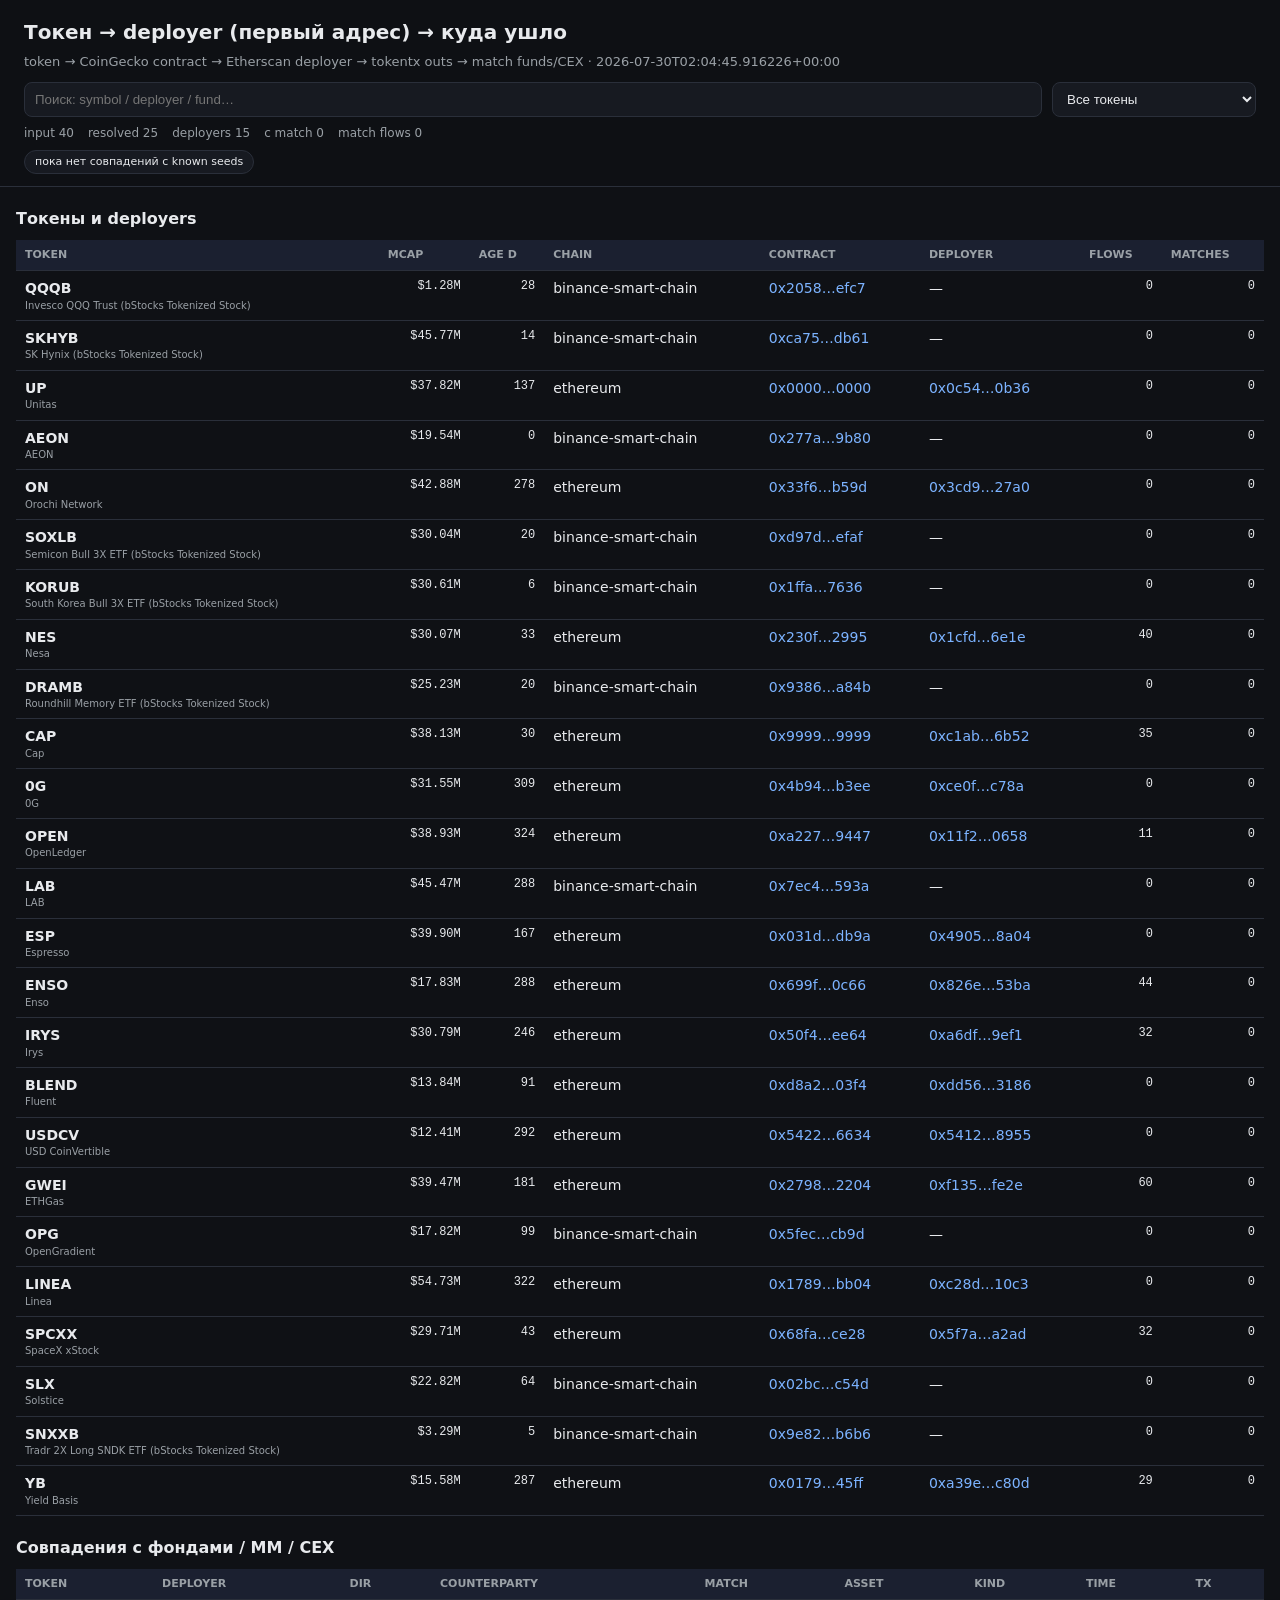
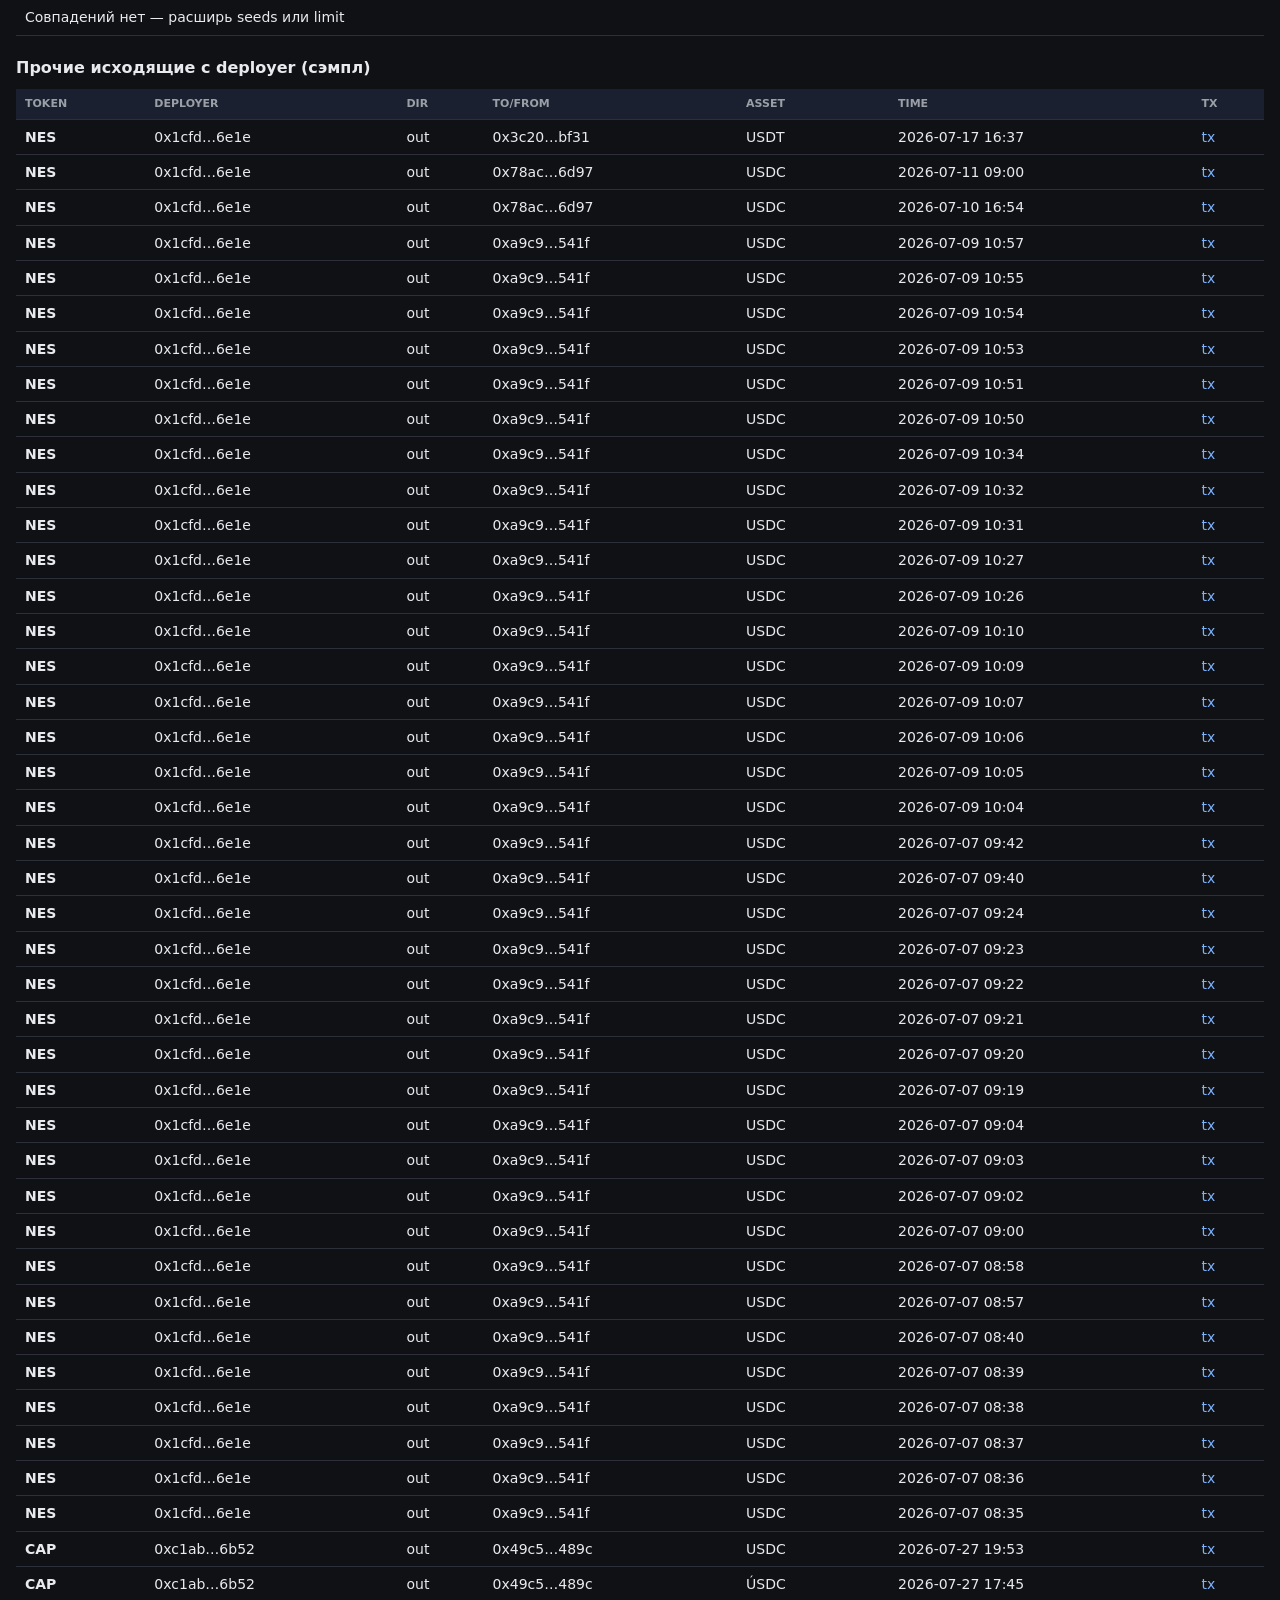
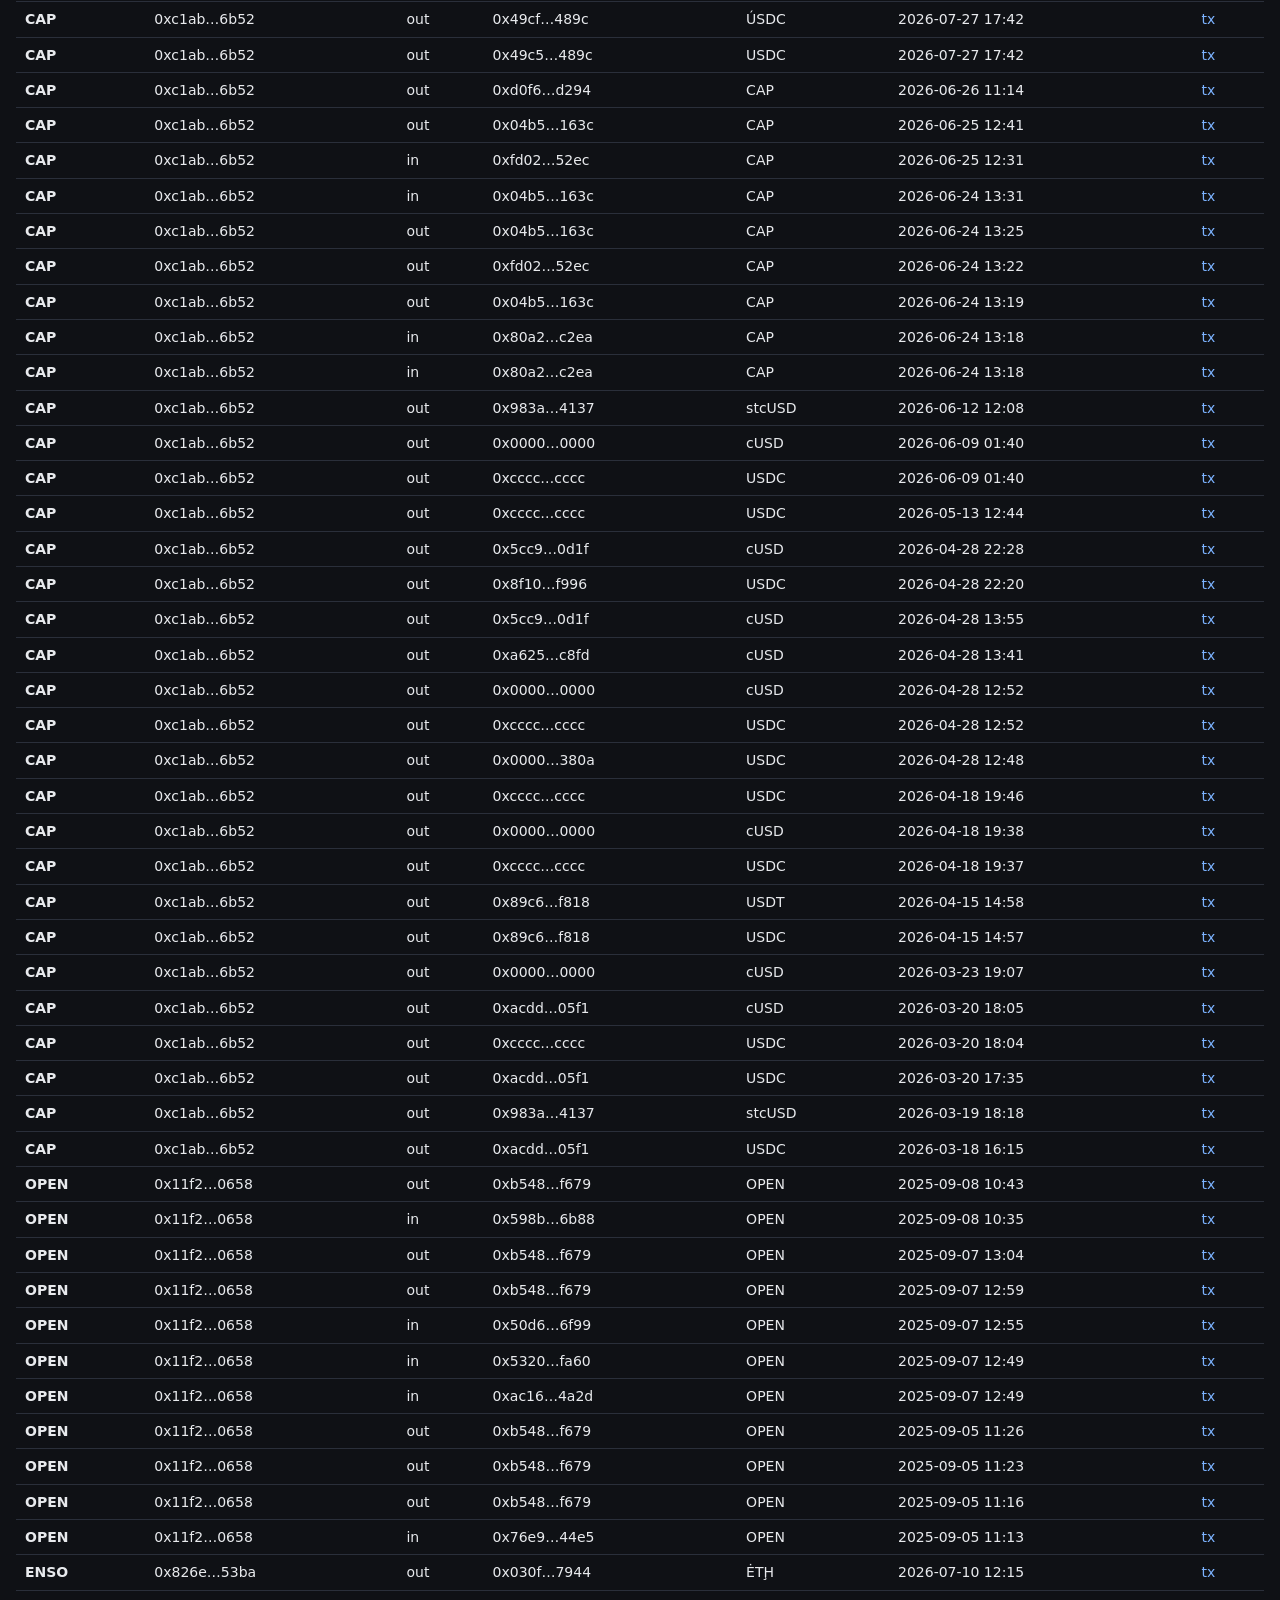
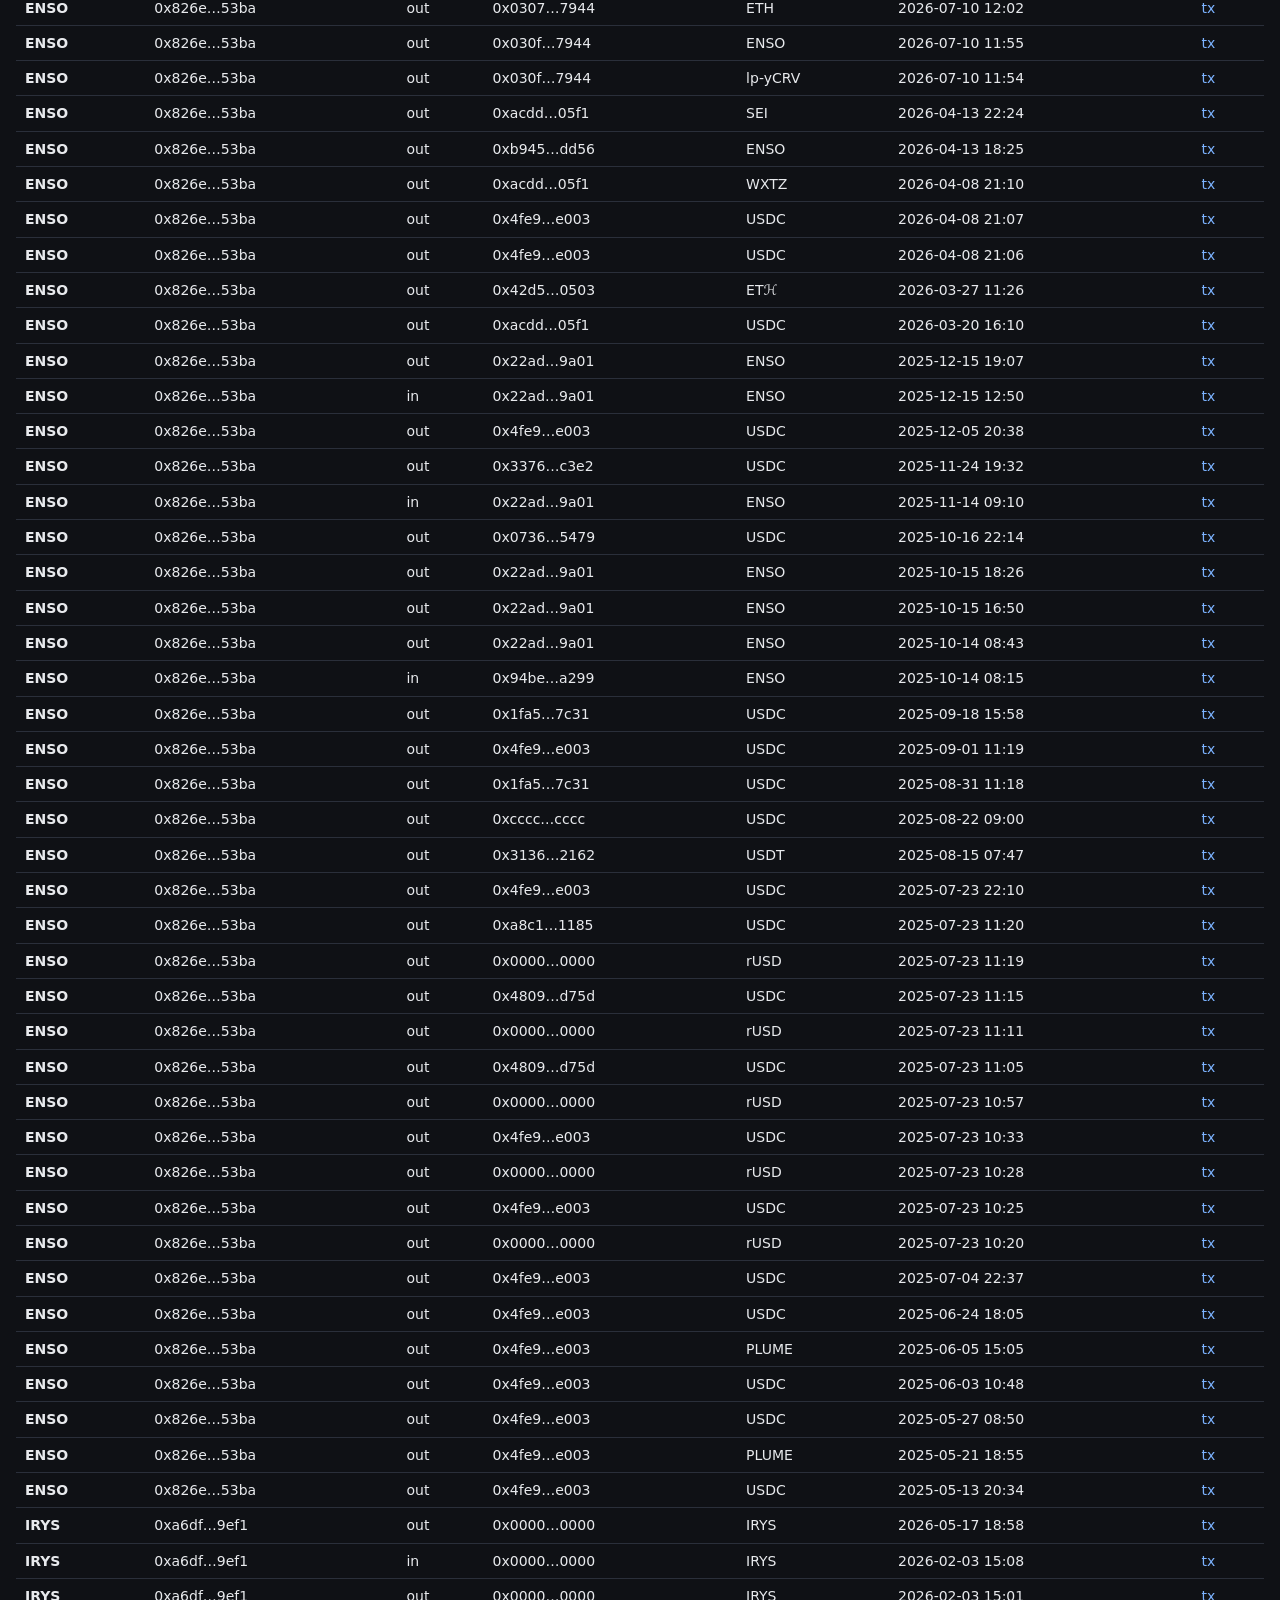
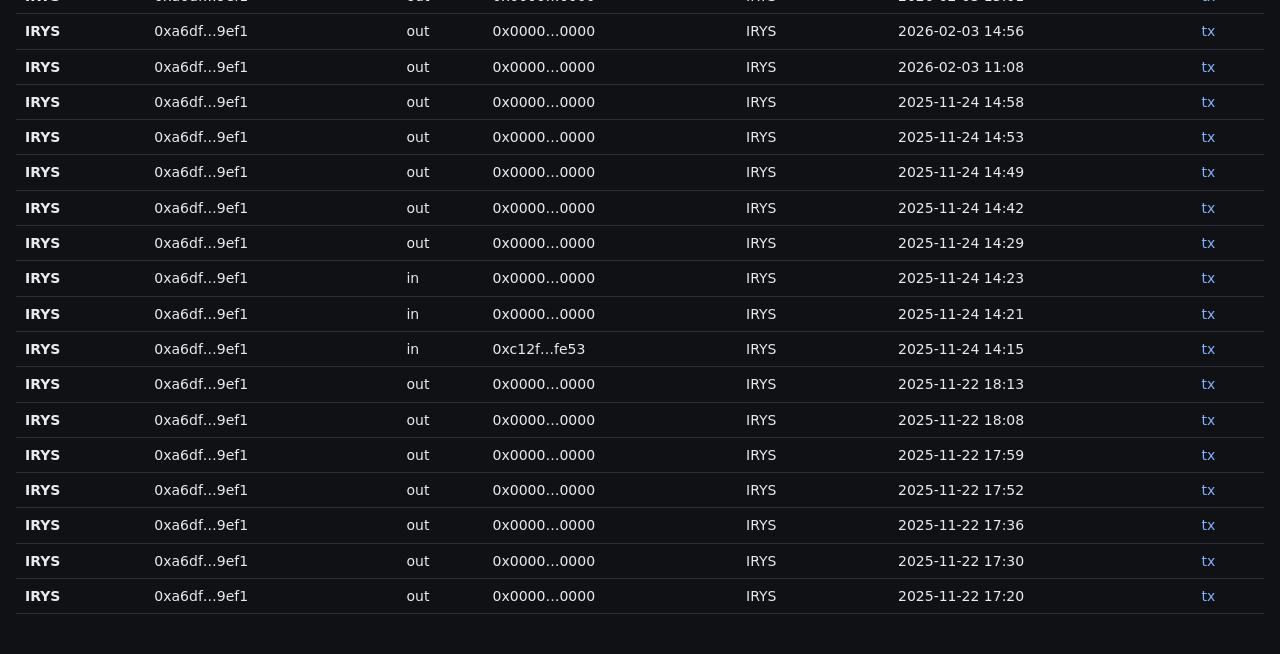
<file: pump_prep/out/deployer_trace.html>
<!DOCTYPE html>
<html lang="ru">
<head>
<meta charset="utf-8"/>
<meta name="viewport" content="width=device-width, initial-scale=1"/>
<title>Deployer trace — токен → первый адрес → куда ушло</title>
<style>
:root { --bg:#0f1115; --panel:#171a21; --text:#e8eaed; --muted:#9aa0a6; --line:#2a2f3a; --accent:#7cb3ff; --ok:#3dd68c; --danger:#f07178; --warn:#e6b84d; }
* { box-sizing:border-box; }
body { margin:0; font:14px/1.45 ui-sans-serif,system-ui,sans-serif; background:var(--bg); color:var(--text); }
header { padding:18px 24px 12px; position:sticky; top:0; background:rgba(15,17,21,.96); border-bottom:1px solid var(--line); z-index:5; }
h1 { margin:0 0 6px; font-size:20px; }
h2 { margin:20px 0 10px; font-size:16px; }
.meta { color:var(--muted); font-size:13px; margin-bottom:10px; }
.controls { display:flex; gap:10px; flex-wrap:wrap; }
input, select { background:var(--panel); color:var(--text); border:1px solid var(--line); border-radius:8px; padding:8px 10px; }
input { flex:1; min-width:200px; }
.stats { display:flex; gap:14px; flex-wrap:wrap; margin-top:8px; color:var(--muted); font-size:12px; }
.ents { display:flex; flex-wrap:wrap; gap:6px; margin-top:8px; }
.ent { background:var(--panel); border:1px solid var(--line); border-radius:999px; padding:3px 10px; font-size:11px; }
.wrap { padding:0 16px 40px; overflow:auto; }
table { width:100%; border-collapse:collapse; min-width:900px; }
th, td { padding:7px 9px; border-bottom:1px solid var(--line); text-align:left; vertical-align:top; }
th { background:#1b2030; color:var(--muted); font-size:11px; text-transform:uppercase; }
td.num { text-align:right; font-variant-numeric:tabular-nums; font-family:ui-monospace,Menlo,monospace; font-size:12px; }
.sub { color:var(--muted); font-size:10px; } .ok { color:var(--ok); }
a { color:var(--accent); text-decoration:none; }
tr.hit td { background:rgba(61,214,140,.12); }
tr.known td { background:rgba(124,179,255,.08); }
tr.role-seed td { background:rgba(61,214,140,.10); }
tr.role-cex td { background:rgba(240,113,120,.10); }
.pill { display:inline-block; padding:2px 8px; border-radius:999px; font-size:11px; font-weight:650; background:#374151; color:#fff; }
.pill-seed { background:var(--ok); color:#0b0d10; }
.pill-cex { background:var(--danger); color:#fff; }
</style>
</head>
<body>
<header>
  <h1>Токен → deployer (первый адрес) → куда ушло</h1>
  <div class="meta">token → CoinGecko contract → Etherscan deployer → tokentx outs → match funds/CEX · 2026-07-30T02:04:45.916226+00:00</div>
  <div class="controls">
    <input id="q" type="text" placeholder="Поиск: symbol / deployer / fund…" />
    <select id="only">
      <option value="all">Все токены</option>
      <option value="match">Только с match фонд/CEX</option>
    </select>
  </div>
  <div class="stats">
    <span>input 40</span>
    <span>resolved 25</span>
    <span>deployers 15</span>
    <span>с match 0</span>
    <span>match flows 0</span>
  </div>
  <div class="ents"><span class="ent">пока нет совпадений с known seeds</span></div>
</header>
<div class="wrap">
  <h2>Токены и deployers</h2>
  <table id="tok">
    <thead><tr><th>Token</th><th>Mcap</th><th>Age d</th><th>Chain</th><th>Contract</th><th>Deployer</th><th>Flows</th><th>Matches</th></tr></thead>
    <tbody><tr class='' data-q='qqqb invesco qqq trust (bstocks tokenized stock) ' data-match='0'><td><b>QQQB</b><div class='sub'>Invesco QQQ Trust (bStocks Tokenized Stock)</div></td><td class='num'>$1.28M</td><td class='num'>28</td><td>binance-smart-chain</td><td title='0x205812cdbed920aff76c6580abd681a46d11efc7'><a href='https://bscscan.com/token/0x205812cdbed920aff76c6580abd681a46d11efc7' target='_blank' rel='noopener'>0x2058…efc7</a></td><td title=''>—</td><td class='num'>0</td><td class='num'>0</td></tr><tr class='' data-q='skhyb sk hynix (bstocks tokenized stock) ' data-match='0'><td><b>SKHYB</b><div class='sub'>SK Hynix (bStocks Tokenized Stock)</div></td><td class='num'>$45.77M</td><td class='num'>14</td><td>binance-smart-chain</td><td title='0xca750ef65f295bbecd685abf54e82caf297bdb61'><a href='https://bscscan.com/token/0xca750ef65f295bbecd685abf54e82caf297bdb61' target='_blank' rel='noopener'>0xca75…db61</a></td><td title=''>—</td><td class='num'>0</td><td class='num'>0</td></tr><tr class='' data-q='up unitas 0x0c5401dff49665829ba0151a62b7ae3321f50b36' data-match='0'><td><b>UP</b><div class='sub'>Unitas</div></td><td class='num'>$37.82M</td><td class='num'>137</td><td>ethereum</td><td title='0x00007ac313f4f4c1ad809e8a4ca42bc613aa0000'><a href='https://etherscan.io/token/0x00007ac313f4f4c1ad809e8a4ca42bc613aa0000' target='_blank' rel='noopener'>0x0000…0000</a></td><td title='0x0c5401dff49665829ba0151a62b7ae3321f50b36'><a href='https://etherscan.io/address/0x0c5401dff49665829ba0151a62b7ae3321f50b36' target='_blank' rel='noopener'>0x0c54…0b36</a></td><td class='num'>0</td><td class='num'>0</td></tr><tr class='' data-q='aeon aeon ' data-match='0'><td><b>AEON</b><div class='sub'>AEON</div></td><td class='num'>$19.54M</td><td class='num'>0</td><td>binance-smart-chain</td><td title='0x277add739c6e0477616948357af9e79fe1ec9b80'><a href='https://bscscan.com/token/0x277add739c6e0477616948357af9e79fe1ec9b80' target='_blank' rel='noopener'>0x277a…9b80</a></td><td title=''>—</td><td class='num'>0</td><td class='num'>0</td></tr><tr class='' data-q='on orochi network 0x3cd986f0756cf2c1a401487222c177ff963f27a0' data-match='0'><td><b>ON</b><div class='sub'>Orochi Network</div></td><td class='num'>$42.88M</td><td class='num'>278</td><td>ethereum</td><td title='0x33f6be84becff45ea6aa2952d7ef890b44bfb59d'><a href='https://etherscan.io/token/0x33f6be84becff45ea6aa2952d7ef890b44bfb59d' target='_blank' rel='noopener'>0x33f6…b59d</a></td><td title='0x3cd986f0756cf2c1a401487222c177ff963f27a0'><a href='https://etherscan.io/address/0x3cd986f0756cf2c1a401487222c177ff963f27a0' target='_blank' rel='noopener'>0x3cd9…27a0</a></td><td class='num'>0</td><td class='num'>0</td></tr><tr class='' data-q='soxlb semicon bull 3x etf (bstocks tokenized stock) ' data-match='0'><td><b>SOXLB</b><div class='sub'>Semicon Bull 3X ETF (bStocks Tokenized Stock)</div></td><td class='num'>$30.04M</td><td class='num'>20</td><td>binance-smart-chain</td><td title='0xd97d097a89113fa59b76c572e5b2eb647e8eefaf'><a href='https://bscscan.com/token/0xd97d097a89113fa59b76c572e5b2eb647e8eefaf' target='_blank' rel='noopener'>0xd97d…efaf</a></td><td title=''>—</td><td class='num'>0</td><td class='num'>0</td></tr><tr class='' data-q='korub south korea bull 3x etf (bstocks tokenized stock) ' data-match='0'><td><b>KORUB</b><div class='sub'>South Korea Bull 3X ETF (bStocks Tokenized Stock)</div></td><td class='num'>$30.61M</td><td class='num'>6</td><td>binance-smart-chain</td><td title='0x1ffad32d69c5fead99f88c25ca0191edc3757636'><a href='https://bscscan.com/token/0x1ffad32d69c5fead99f88c25ca0191edc3757636' target='_blank' rel='noopener'>0x1ffa…7636</a></td><td title=''>—</td><td class='num'>0</td><td class='num'>0</td></tr><tr class='' data-q='nes nesa 0x1cfd6a81e98de59e3eeb3ae35c3cb13fcb586e1e' data-match='0'><td><b>NES</b><div class='sub'>Nesa</div></td><td class='num'>$30.07M</td><td class='num'>33</td><td>ethereum</td><td title='0x230f1e241c621d5af670dad83ebcdd18971e2995'><a href='https://etherscan.io/token/0x230f1e241c621d5af670dad83ebcdd18971e2995' target='_blank' rel='noopener'>0x230f…2995</a></td><td title='0x1cfd6a81e98de59e3eeb3ae35c3cb13fcb586e1e'><a href='https://etherscan.io/address/0x1cfd6a81e98de59e3eeb3ae35c3cb13fcb586e1e' target='_blank' rel='noopener'>0x1cfd…6e1e</a></td><td class='num'>40</td><td class='num'>0</td></tr><tr class='' data-q='dramb roundhill memory etf (bstocks tokenized stock) ' data-match='0'><td><b>DRAMB</b><div class='sub'>Roundhill Memory ETF (bStocks Tokenized Stock)</div></td><td class='num'>$25.23M</td><td class='num'>20</td><td>binance-smart-chain</td><td title='0x93862d63fd9fd488b1328e9b47717d75e994a84b'><a href='https://bscscan.com/token/0x93862d63fd9fd488b1328e9b47717d75e994a84b' target='_blank' rel='noopener'>0x9386…a84b</a></td><td title=''>—</td><td class='num'>0</td><td class='num'>0</td></tr><tr class='' data-q='cap cap 0xc1ab5a9593e6e1662a9a44f84df4f31fc8a76b52' data-match='0'><td><b>CAP</b><div class='sub'>Cap</div></td><td class='num'>$38.13M</td><td class='num'>30</td><td>ethereum</td><td title='0x99991c6aabba5a096f24f250b73580f5179b9999'><a href='https://etherscan.io/token/0x99991c6aabba5a096f24f250b73580f5179b9999' target='_blank' rel='noopener'>0x9999…9999</a></td><td title='0xc1ab5a9593e6e1662a9a44f84df4f31fc8a76b52'><a href='https://etherscan.io/address/0xc1ab5a9593e6e1662a9a44f84df4f31fc8a76b52' target='_blank' rel='noopener'>0xc1ab…6b52</a></td><td class='num'>35</td><td class='num'>0</td></tr><tr class='' data-q='0g 0g 0xce0fdee4f558b446a05b0fe193e2b7cf386cc78a' data-match='0'><td><b>0G</b><div class='sub'>0G</div></td><td class='num'>$31.55M</td><td class='num'>309</td><td>ethereum</td><td title='0x4b948d64de1f71fcd12fb586f4c776421a35b3ee'><a href='https://etherscan.io/token/0x4b948d64de1f71fcd12fb586f4c776421a35b3ee' target='_blank' rel='noopener'>0x4b94…b3ee</a></td><td title='0xce0fdee4f558b446a05b0fe193e2b7cf386cc78a'><a href='https://etherscan.io/address/0xce0fdee4f558b446a05b0fe193e2b7cf386cc78a' target='_blank' rel='noopener'>0xce0f…c78a</a></td><td class='num'>0</td><td class='num'>0</td></tr><tr class='' data-q='open openledger 0x11f23d31e4d5a823ef8e9c07c35b3dc4b86d0658' data-match='0'><td><b>OPEN</b><div class='sub'>OpenLedger</div></td><td class='num'>$38.93M</td><td class='num'>324</td><td>ethereum</td><td title='0xa227cc36938f0c9e09ce0e64dfab226cad739447'><a href='https://etherscan.io/token/0xa227cc36938f0c9e09ce0e64dfab226cad739447' target='_blank' rel='noopener'>0xa227…9447</a></td><td title='0x11f23d31e4d5a823ef8e9c07c35b3dc4b86d0658'><a href='https://etherscan.io/address/0x11f23d31e4d5a823ef8e9c07c35b3dc4b86d0658' target='_blank' rel='noopener'>0x11f2…0658</a></td><td class='num'>11</td><td class='num'>0</td></tr><tr class='' data-q='lab lab ' data-match='0'><td><b>LAB</b><div class='sub'>LAB</div></td><td class='num'>$45.47M</td><td class='num'>288</td><td>binance-smart-chain</td><td title='0x7ec43cf65f1663f820427c62a5780b8f2e25593a'><a href='https://bscscan.com/token/0x7ec43cf65f1663f820427c62a5780b8f2e25593a' target='_blank' rel='noopener'>0x7ec4…593a</a></td><td title=''>—</td><td class='num'>0</td><td class='num'>0</td></tr><tr class='' data-q='esp espresso 0x4905147341fb390f0a3f4f01178a040bc27d8a04' data-match='0'><td><b>ESP</b><div class='sub'>Espresso</div></td><td class='num'>$39.90M</td><td class='num'>167</td><td>ethereum</td><td title='0x031de51f3e8016514bd0963d0b2ab825a591db9a'><a href='https://etherscan.io/token/0x031de51f3e8016514bd0963d0b2ab825a591db9a' target='_blank' rel='noopener'>0x031d…db9a</a></td><td title='0x4905147341fb390f0a3f4f01178a040bc27d8a04'><a href='https://etherscan.io/address/0x4905147341fb390f0a3f4f01178a040bc27d8a04' target='_blank' rel='noopener'>0x4905…8a04</a></td><td class='num'>0</td><td class='num'>0</td></tr><tr class='' data-q='enso enso 0x826e0bb2276271efdf2a500597f37b94f6c153ba' data-match='0'><td><b>ENSO</b><div class='sub'>Enso</div></td><td class='num'>$17.83M</td><td class='num'>288</td><td>ethereum</td><td title='0x699f088b5dddcafb7c4824db5b10b57b37cb0c66'><a href='https://etherscan.io/token/0x699f088b5dddcafb7c4824db5b10b57b37cb0c66' target='_blank' rel='noopener'>0x699f…0c66</a></td><td title='0x826e0bb2276271efdf2a500597f37b94f6c153ba'><a href='https://etherscan.io/address/0x826e0bb2276271efdf2a500597f37b94f6c153ba' target='_blank' rel='noopener'>0x826e…53ba</a></td><td class='num'>44</td><td class='num'>0</td></tr><tr class='' data-q='irys irys 0xa6df9724f891a0838ca6eab95a9a2da6c0179ef1' data-match='0'><td><b>IRYS</b><div class='sub'>Irys</div></td><td class='num'>$30.79M</td><td class='num'>246</td><td>ethereum</td><td title='0x50f41f589afaca2ef41fdf590fe7b90cd26dee64'><a href='https://etherscan.io/token/0x50f41f589afaca2ef41fdf590fe7b90cd26dee64' target='_blank' rel='noopener'>0x50f4…ee64</a></td><td title='0xa6df9724f891a0838ca6eab95a9a2da6c0179ef1'><a href='https://etherscan.io/address/0xa6df9724f891a0838ca6eab95a9a2da6c0179ef1' target='_blank' rel='noopener'>0xa6df…9ef1</a></td><td class='num'>32</td><td class='num'>0</td></tr><tr class='' data-q='blend fluent 0xdd56afff9a62caa2a9f0ebfdf56def53112b3186' data-match='0'><td><b>BLEND</b><div class='sub'>Fluent</div></td><td class='num'>$13.84M</td><td class='num'>91</td><td>ethereum</td><td title='0xd8a271974e8edae9d7b58e3370dc1669427503f4'><a href='https://etherscan.io/token/0xd8a271974e8edae9d7b58e3370dc1669427503f4' target='_blank' rel='noopener'>0xd8a2…03f4</a></td><td title='0xdd56afff9a62caa2a9f0ebfdf56def53112b3186'><a href='https://etherscan.io/address/0xdd56afff9a62caa2a9f0ebfdf56def53112b3186' target='_blank' rel='noopener'>0xdd56…3186</a></td><td class='num'>0</td><td class='num'>0</td></tr><tr class='' data-q='usdcv usd coinvertible 0x54124a6834af252a0f9ac7f478001aa500428955' data-match='0'><td><b>USDCV</b><div class='sub'>USD CoinVertible</div></td><td class='num'>$12.41M</td><td class='num'>292</td><td>ethereum</td><td title='0x5422374b27757da72d5265cc745ea906e0446634'><a href='https://etherscan.io/token/0x5422374b27757da72d5265cc745ea906e0446634' target='_blank' rel='noopener'>0x5422…6634</a></td><td title='0x54124a6834af252a0f9ac7f478001aa500428955'><a href='https://etherscan.io/address/0x54124a6834af252a0f9ac7f478001aa500428955' target='_blank' rel='noopener'>0x5412…8955</a></td><td class='num'>0</td><td class='num'>0</td></tr><tr class='' data-q='gwei ethgas 0xf1357d45671cb16de055752809c8d2e3ab4afe2e' data-match='0'><td><b>GWEI</b><div class='sub'>ETHGas</div></td><td class='num'>$39.47M</td><td class='num'>181</td><td>ethereum</td><td title='0x2798b1cc5a993085e8a9d46e80499f1b63f42204'><a href='https://etherscan.io/token/0x2798b1cc5a993085e8a9d46e80499f1b63f42204' target='_blank' rel='noopener'>0x2798…2204</a></td><td title='0xf1357d45671cb16de055752809c8d2e3ab4afe2e'><a href='https://etherscan.io/address/0xf1357d45671cb16de055752809c8d2e3ab4afe2e' target='_blank' rel='noopener'>0xf135…fe2e</a></td><td class='num'>60</td><td class='num'>0</td></tr><tr class='' data-q='opg opengradient ' data-match='0'><td><b>OPG</b><div class='sub'>OpenGradient</div></td><td class='num'>$17.82M</td><td class='num'>99</td><td>binance-smart-chain</td><td title='0x5feccd17c393caf1001d18164236a37e731fcb9d'><a href='https://bscscan.com/token/0x5feccd17c393caf1001d18164236a37e731fcb9d' target='_blank' rel='noopener'>0x5fec…cb9d</a></td><td title=''>—</td><td class='num'>0</td><td class='num'>0</td></tr><tr class='' data-q='linea linea 0xc28ddc3f0d86caac8bbca5ec0ff0d394f12f10c3' data-match='0'><td><b>LINEA</b><div class='sub'>Linea</div></td><td class='num'>$54.73M</td><td class='num'>322</td><td>ethereum</td><td title='0x1789e0043623282d5dcc7f213d703c6d8bafbb04'><a href='https://etherscan.io/token/0x1789e0043623282d5dcc7f213d703c6d8bafbb04' target='_blank' rel='noopener'>0x1789…bb04</a></td><td title='0xc28ddc3f0d86caac8bbca5ec0ff0d394f12f10c3'><a href='https://etherscan.io/address/0xc28ddc3f0d86caac8bbca5ec0ff0d394f12f10c3' target='_blank' rel='noopener'>0xc28d…10c3</a></td><td class='num'>0</td><td class='num'>0</td></tr><tr class='' data-q='spcxx spacex xstock 0x5f7a4c11bde4f218f0025ef444c369d838ffa2ad' data-match='0'><td><b>SPCXX</b><div class='sub'>SpaceX xStock</div></td><td class='num'>$29.71M</td><td class='num'>43</td><td>ethereum</td><td title='0x68fa48b1c2fe52b3d776e1953e0e782b5044ce28'><a href='https://etherscan.io/token/0x68fa48b1c2fe52b3d776e1953e0e782b5044ce28' target='_blank' rel='noopener'>0x68fa…ce28</a></td><td title='0x5f7a4c11bde4f218f0025ef444c369d838ffa2ad'><a href='https://etherscan.io/address/0x5f7a4c11bde4f218f0025ef444c369d838ffa2ad' target='_blank' rel='noopener'>0x5f7a…a2ad</a></td><td class='num'>32</td><td class='num'>0</td></tr><tr class='' data-q='slx solstice ' data-match='0'><td><b>SLX</b><div class='sub'>Solstice</div></td><td class='num'>$22.82M</td><td class='num'>64</td><td>binance-smart-chain</td><td title='0x02bcc4c181b83a8c0a342bc003389cbecb4bc54d'><a href='https://bscscan.com/token/0x02bcc4c181b83a8c0a342bc003389cbecb4bc54d' target='_blank' rel='noopener'>0x02bc…c54d</a></td><td title=''>—</td><td class='num'>0</td><td class='num'>0</td></tr><tr class='' data-q='snxxb tradr 2x long sndk etf (bstocks tokenized stock) ' data-match='0'><td><b>SNXXB</b><div class='sub'>Tradr 2X Long SNDK ETF (bStocks Tokenized Stock)</div></td><td class='num'>$3.29M</td><td class='num'>5</td><td>binance-smart-chain</td><td title='0x9e82e3da8f1115b73d24bb24113ab836ffdab6b6'><a href='https://bscscan.com/token/0x9e82e3da8f1115b73d24bb24113ab836ffdab6b6' target='_blank' rel='noopener'>0x9e82…b6b6</a></td><td title=''>—</td><td class='num'>0</td><td class='num'>0</td></tr><tr class='' data-q='yb yield basis 0xa39e4d6bb25a8e55552d6d9ab1f5f8889dddc80d' data-match='0'><td><b>YB</b><div class='sub'>Yield Basis</div></td><td class='num'>$15.58M</td><td class='num'>287</td><td>ethereum</td><td title='0x01791f726b4103694969820be083196cc7c045ff'><a href='https://etherscan.io/token/0x01791f726b4103694969820be083196cc7c045ff' target='_blank' rel='noopener'>0x0179…45ff</a></td><td title='0xa39e4d6bb25a8e55552d6d9ab1f5f8889dddc80d'><a href='https://etherscan.io/address/0xa39e4d6bb25a8e55552d6d9ab1f5f8889dddc80d' target='_blank' rel='noopener'>0xa39e…c80d</a></td><td class='num'>29</td><td class='num'>0</td></tr></tbody>
  </table>

  <h2>Совпадения с фондами / MM / CEX</h2>
  <table id="match">
    <thead><tr><th>Token</th><th>Deployer</th><th>Dir</th><th>Counterparty</th><th>Match</th><th>Asset</th><th>Kind</th><th>Time</th><th>Tx</th></tr></thead>
    <tbody><tr><td colspan="9">Совпадений нет — расширь seeds или limit</td></tr></tbody>
  </table>

  <h2>Прочие исходящие с deployer (сэмпл)</h2>
  <table id="flow">
    <thead><tr><th>Token</th><th>Deployer</th><th>Dir</th><th>To/From</th><th>Asset</th><th>Time</th><th>Tx</th></tr></thead>
    <tbody><tr data-q='nes 0x1cfd6a81e98de59e3eeb3ae35c3cb13fcb586e1e 0x3c2064d78e4578e8f936e3db42aef044e33fbf31'><td><b>NES</b></td><td>0x1cfd…6e1e</td><td>out</td><td title='0x3c2064d78e4578e8f936e3db42aef044e33fbf31'>0x3c20…bf31</td><td>USDT</td><td>2026-07-17 16:37</td><td><a href='https://etherscan.io/tx/0x534d87b802a428b45d8ecb881f8aec9fa78ef79a8827124d2884e89f0498ddca' target='_blank' rel='noopener'>tx</a></td></tr><tr data-q='nes 0x1cfd6a81e98de59e3eeb3ae35c3cb13fcb586e1e 0x78ac7fecd1857f5beee98ab39096c9781f976d97'><td><b>NES</b></td><td>0x1cfd…6e1e</td><td>out</td><td title='0x78ac7fecd1857f5beee98ab39096c9781f976d97'>0x78ac…6d97</td><td>USDC</td><td>2026-07-11 09:00</td><td><a href='https://etherscan.io/tx/0x01b4e6664ad5b3f23d39f6eeab7c84900d90b147a17b3eb9c0b5e33c67afaaf9' target='_blank' rel='noopener'>tx</a></td></tr><tr data-q='nes 0x1cfd6a81e98de59e3eeb3ae35c3cb13fcb586e1e 0x78ac7fecd1857f5beee98ab39096c9781f976d97'><td><b>NES</b></td><td>0x1cfd…6e1e</td><td>out</td><td title='0x78ac7fecd1857f5beee98ab39096c9781f976d97'>0x78ac…6d97</td><td>USDC</td><td>2026-07-10 16:54</td><td><a href='https://etherscan.io/tx/0xab5d3c56aa62c50ef547898f789bba89f03d3c159a9e93fa24ff55a9f0d5b94b' target='_blank' rel='noopener'>tx</a></td></tr><tr data-q='nes 0x1cfd6a81e98de59e3eeb3ae35c3cb13fcb586e1e 0xa9c9a8fb36ce3e5ffbac3757da7141262723541f'><td><b>NES</b></td><td>0x1cfd…6e1e</td><td>out</td><td title='0xa9c9a8fb36ce3e5ffbac3757da7141262723541f'>0xa9c9…541f</td><td>USDC</td><td>2026-07-09 10:57</td><td><a href='https://etherscan.io/tx/0xf41689b25b1e54ef9ac392850523a1fe307b961f99f6ab7972a977c61986aa4b' target='_blank' rel='noopener'>tx</a></td></tr><tr data-q='nes 0x1cfd6a81e98de59e3eeb3ae35c3cb13fcb586e1e 0xa9c9a8fb36ce3e5ffbac3757da7141262723541f'><td><b>NES</b></td><td>0x1cfd…6e1e</td><td>out</td><td title='0xa9c9a8fb36ce3e5ffbac3757da7141262723541f'>0xa9c9…541f</td><td>USDC</td><td>2026-07-09 10:55</td><td><a href='https://etherscan.io/tx/0x2ac9ceef9de077871c15f366c2b732de1b650ebc324fc7d94200e2e58cda89a6' target='_blank' rel='noopener'>tx</a></td></tr><tr data-q='nes 0x1cfd6a81e98de59e3eeb3ae35c3cb13fcb586e1e 0xa9c9a8fb36ce3e5ffbac3757da7141262723541f'><td><b>NES</b></td><td>0x1cfd…6e1e</td><td>out</td><td title='0xa9c9a8fb36ce3e5ffbac3757da7141262723541f'>0xa9c9…541f</td><td>USDC</td><td>2026-07-09 10:54</td><td><a href='https://etherscan.io/tx/0x1e1d1d490653bd85354e4480590b9651e468b86ccc8b5d0813c7ec196527da46' target='_blank' rel='noopener'>tx</a></td></tr><tr data-q='nes 0x1cfd6a81e98de59e3eeb3ae35c3cb13fcb586e1e 0xa9c9a8fb36ce3e5ffbac3757da7141262723541f'><td><b>NES</b></td><td>0x1cfd…6e1e</td><td>out</td><td title='0xa9c9a8fb36ce3e5ffbac3757da7141262723541f'>0xa9c9…541f</td><td>USDC</td><td>2026-07-09 10:53</td><td><a href='https://etherscan.io/tx/0xd0ace59d4dc0d5194b83624b9332edd678f2a66afcf807808bc3940826960215' target='_blank' rel='noopener'>tx</a></td></tr><tr data-q='nes 0x1cfd6a81e98de59e3eeb3ae35c3cb13fcb586e1e 0xa9c9a8fb36ce3e5ffbac3757da7141262723541f'><td><b>NES</b></td><td>0x1cfd…6e1e</td><td>out</td><td title='0xa9c9a8fb36ce3e5ffbac3757da7141262723541f'>0xa9c9…541f</td><td>USDC</td><td>2026-07-09 10:51</td><td><a href='https://etherscan.io/tx/0x518ad886b90960de54bfc86d52243a2a6a61d8de77aacde17cd57d57e7cfb81c' target='_blank' rel='noopener'>tx</a></td></tr><tr data-q='nes 0x1cfd6a81e98de59e3eeb3ae35c3cb13fcb586e1e 0xa9c9a8fb36ce3e5ffbac3757da7141262723541f'><td><b>NES</b></td><td>0x1cfd…6e1e</td><td>out</td><td title='0xa9c9a8fb36ce3e5ffbac3757da7141262723541f'>0xa9c9…541f</td><td>USDC</td><td>2026-07-09 10:50</td><td><a href='https://etherscan.io/tx/0x5b70c927847b0a710ce789598e88209bab769b2d90cf706e6a875f59b6346d61' target='_blank' rel='noopener'>tx</a></td></tr><tr data-q='nes 0x1cfd6a81e98de59e3eeb3ae35c3cb13fcb586e1e 0xa9c9a8fb36ce3e5ffbac3757da7141262723541f'><td><b>NES</b></td><td>0x1cfd…6e1e</td><td>out</td><td title='0xa9c9a8fb36ce3e5ffbac3757da7141262723541f'>0xa9c9…541f</td><td>USDC</td><td>2026-07-09 10:34</td><td><a href='https://etherscan.io/tx/0x9312846821521a75d3575488bd03ef4b9a17e60b720fa1334190ff2f61b8ae46' target='_blank' rel='noopener'>tx</a></td></tr><tr data-q='nes 0x1cfd6a81e98de59e3eeb3ae35c3cb13fcb586e1e 0xa9c9a8fb36ce3e5ffbac3757da7141262723541f'><td><b>NES</b></td><td>0x1cfd…6e1e</td><td>out</td><td title='0xa9c9a8fb36ce3e5ffbac3757da7141262723541f'>0xa9c9…541f</td><td>USDC</td><td>2026-07-09 10:32</td><td><a href='https://etherscan.io/tx/0x9955a0b47598ddb6c818c49832c8f7b91f411170419f0c6828c6002b4198e29b' target='_blank' rel='noopener'>tx</a></td></tr><tr data-q='nes 0x1cfd6a81e98de59e3eeb3ae35c3cb13fcb586e1e 0xa9c9a8fb36ce3e5ffbac3757da7141262723541f'><td><b>NES</b></td><td>0x1cfd…6e1e</td><td>out</td><td title='0xa9c9a8fb36ce3e5ffbac3757da7141262723541f'>0xa9c9…541f</td><td>USDC</td><td>2026-07-09 10:31</td><td><a href='https://etherscan.io/tx/0x4e803eb51388705a6383983312b86a2371be6e3bc078d8181a6c2cf00b924981' target='_blank' rel='noopener'>tx</a></td></tr><tr data-q='nes 0x1cfd6a81e98de59e3eeb3ae35c3cb13fcb586e1e 0xa9c9a8fb36ce3e5ffbac3757da7141262723541f'><td><b>NES</b></td><td>0x1cfd…6e1e</td><td>out</td><td title='0xa9c9a8fb36ce3e5ffbac3757da7141262723541f'>0xa9c9…541f</td><td>USDC</td><td>2026-07-09 10:27</td><td><a href='https://etherscan.io/tx/0xdba321a3574437ac86a1932e623cb6e3ef10099fc557a1a1ca093d3081f82ff5' target='_blank' rel='noopener'>tx</a></td></tr><tr data-q='nes 0x1cfd6a81e98de59e3eeb3ae35c3cb13fcb586e1e 0xa9c9a8fb36ce3e5ffbac3757da7141262723541f'><td><b>NES</b></td><td>0x1cfd…6e1e</td><td>out</td><td title='0xa9c9a8fb36ce3e5ffbac3757da7141262723541f'>0xa9c9…541f</td><td>USDC</td><td>2026-07-09 10:26</td><td><a href='https://etherscan.io/tx/0xaea61eb9a95b83c70a7ba6a07d96107d39cad4288042bfd0216cd893b5bc9922' target='_blank' rel='noopener'>tx</a></td></tr><tr data-q='nes 0x1cfd6a81e98de59e3eeb3ae35c3cb13fcb586e1e 0xa9c9a8fb36ce3e5ffbac3757da7141262723541f'><td><b>NES</b></td><td>0x1cfd…6e1e</td><td>out</td><td title='0xa9c9a8fb36ce3e5ffbac3757da7141262723541f'>0xa9c9…541f</td><td>USDC</td><td>2026-07-09 10:10</td><td><a href='https://etherscan.io/tx/0x2dac375ab43ba49de30d5e74961feffbf1764af7f7c4a0d997decf34a1dd830c' target='_blank' rel='noopener'>tx</a></td></tr><tr data-q='nes 0x1cfd6a81e98de59e3eeb3ae35c3cb13fcb586e1e 0xa9c9a8fb36ce3e5ffbac3757da7141262723541f'><td><b>NES</b></td><td>0x1cfd…6e1e</td><td>out</td><td title='0xa9c9a8fb36ce3e5ffbac3757da7141262723541f'>0xa9c9…541f</td><td>USDC</td><td>2026-07-09 10:09</td><td><a href='https://etherscan.io/tx/0xe2fa62ae1e385b8bdbd0a99493a475d844dfdf8ff744ee956a40f345a98cfe96' target='_blank' rel='noopener'>tx</a></td></tr><tr data-q='nes 0x1cfd6a81e98de59e3eeb3ae35c3cb13fcb586e1e 0xa9c9a8fb36ce3e5ffbac3757da7141262723541f'><td><b>NES</b></td><td>0x1cfd…6e1e</td><td>out</td><td title='0xa9c9a8fb36ce3e5ffbac3757da7141262723541f'>0xa9c9…541f</td><td>USDC</td><td>2026-07-09 10:07</td><td><a href='https://etherscan.io/tx/0xf8f9f98cdb25226a917b7afa3a260a5c1cbf09fd9df8f85e4da4b132088ab6c0' target='_blank' rel='noopener'>tx</a></td></tr><tr data-q='nes 0x1cfd6a81e98de59e3eeb3ae35c3cb13fcb586e1e 0xa9c9a8fb36ce3e5ffbac3757da7141262723541f'><td><b>NES</b></td><td>0x1cfd…6e1e</td><td>out</td><td title='0xa9c9a8fb36ce3e5ffbac3757da7141262723541f'>0xa9c9…541f</td><td>USDC</td><td>2026-07-09 10:06</td><td><a href='https://etherscan.io/tx/0xcd7e293e3c440166c50e08ab3d5f93858827308c52360cce9613cbe01e2f8845' target='_blank' rel='noopener'>tx</a></td></tr><tr data-q='nes 0x1cfd6a81e98de59e3eeb3ae35c3cb13fcb586e1e 0xa9c9a8fb36ce3e5ffbac3757da7141262723541f'><td><b>NES</b></td><td>0x1cfd…6e1e</td><td>out</td><td title='0xa9c9a8fb36ce3e5ffbac3757da7141262723541f'>0xa9c9…541f</td><td>USDC</td><td>2026-07-09 10:05</td><td><a href='https://etherscan.io/tx/0x2c58e5da0fc779de83aeaa22057a31f518b73d3ec7ce9372d182c6410d7f662b' target='_blank' rel='noopener'>tx</a></td></tr><tr data-q='nes 0x1cfd6a81e98de59e3eeb3ae35c3cb13fcb586e1e 0xa9c9a8fb36ce3e5ffbac3757da7141262723541f'><td><b>NES</b></td><td>0x1cfd…6e1e</td><td>out</td><td title='0xa9c9a8fb36ce3e5ffbac3757da7141262723541f'>0xa9c9…541f</td><td>USDC</td><td>2026-07-09 10:04</td><td><a href='https://etherscan.io/tx/0x799c9804426abb00ce373662e71acf0501395b93fa5b2d5d46e8c15dd36660f6' target='_blank' rel='noopener'>tx</a></td></tr><tr data-q='nes 0x1cfd6a81e98de59e3eeb3ae35c3cb13fcb586e1e 0xa9c9a8fb36ce3e5ffbac3757da7141262723541f'><td><b>NES</b></td><td>0x1cfd…6e1e</td><td>out</td><td title='0xa9c9a8fb36ce3e5ffbac3757da7141262723541f'>0xa9c9…541f</td><td>USDC</td><td>2026-07-07 09:42</td><td><a href='https://etherscan.io/tx/0xc355e8f173b2df91769d8e88f08b0f896386a220e0618fcdfab4b6238b48ef37' target='_blank' rel='noopener'>tx</a></td></tr><tr data-q='nes 0x1cfd6a81e98de59e3eeb3ae35c3cb13fcb586e1e 0xa9c9a8fb36ce3e5ffbac3757da7141262723541f'><td><b>NES</b></td><td>0x1cfd…6e1e</td><td>out</td><td title='0xa9c9a8fb36ce3e5ffbac3757da7141262723541f'>0xa9c9…541f</td><td>USDC</td><td>2026-07-07 09:40</td><td><a href='https://etherscan.io/tx/0x2139fb36cfc3891bc1b2b0d5d09f0d8373225c41f1cdc9fd762cab9fce2a96fc' target='_blank' rel='noopener'>tx</a></td></tr><tr data-q='nes 0x1cfd6a81e98de59e3eeb3ae35c3cb13fcb586e1e 0xa9c9a8fb36ce3e5ffbac3757da7141262723541f'><td><b>NES</b></td><td>0x1cfd…6e1e</td><td>out</td><td title='0xa9c9a8fb36ce3e5ffbac3757da7141262723541f'>0xa9c9…541f</td><td>USDC</td><td>2026-07-07 09:24</td><td><a href='https://etherscan.io/tx/0x151c3dbd2676ff84235d0f6bfed11a817ac2db186e3cbbe02c6772d12a53320b' target='_blank' rel='noopener'>tx</a></td></tr><tr data-q='nes 0x1cfd6a81e98de59e3eeb3ae35c3cb13fcb586e1e 0xa9c9a8fb36ce3e5ffbac3757da7141262723541f'><td><b>NES</b></td><td>0x1cfd…6e1e</td><td>out</td><td title='0xa9c9a8fb36ce3e5ffbac3757da7141262723541f'>0xa9c9…541f</td><td>USDC</td><td>2026-07-07 09:23</td><td><a href='https://etherscan.io/tx/0x436df785cb4c4d70c8882a07fba4a7077ab2c2569a14a3c3872ed1688916c029' target='_blank' rel='noopener'>tx</a></td></tr><tr data-q='nes 0x1cfd6a81e98de59e3eeb3ae35c3cb13fcb586e1e 0xa9c9a8fb36ce3e5ffbac3757da7141262723541f'><td><b>NES</b></td><td>0x1cfd…6e1e</td><td>out</td><td title='0xa9c9a8fb36ce3e5ffbac3757da7141262723541f'>0xa9c9…541f</td><td>USDC</td><td>2026-07-07 09:22</td><td><a href='https://etherscan.io/tx/0x0d84caaa0bd918c630715323ed1df88bfc5a32539a61590a0a899c159a39ac90' target='_blank' rel='noopener'>tx</a></td></tr><tr data-q='nes 0x1cfd6a81e98de59e3eeb3ae35c3cb13fcb586e1e 0xa9c9a8fb36ce3e5ffbac3757da7141262723541f'><td><b>NES</b></td><td>0x1cfd…6e1e</td><td>out</td><td title='0xa9c9a8fb36ce3e5ffbac3757da7141262723541f'>0xa9c9…541f</td><td>USDC</td><td>2026-07-07 09:21</td><td><a href='https://etherscan.io/tx/0x2536c84be8a7ae9f6160cea1a1f7a5095478850b15d47d5ac502f1cab8759d72' target='_blank' rel='noopener'>tx</a></td></tr><tr data-q='nes 0x1cfd6a81e98de59e3eeb3ae35c3cb13fcb586e1e 0xa9c9a8fb36ce3e5ffbac3757da7141262723541f'><td><b>NES</b></td><td>0x1cfd…6e1e</td><td>out</td><td title='0xa9c9a8fb36ce3e5ffbac3757da7141262723541f'>0xa9c9…541f</td><td>USDC</td><td>2026-07-07 09:20</td><td><a href='https://etherscan.io/tx/0x2dc2a3f40c7b2957634896f3ed9b1a001f58375a9cb38a6fd7738ed4561f03eb' target='_blank' rel='noopener'>tx</a></td></tr><tr data-q='nes 0x1cfd6a81e98de59e3eeb3ae35c3cb13fcb586e1e 0xa9c9a8fb36ce3e5ffbac3757da7141262723541f'><td><b>NES</b></td><td>0x1cfd…6e1e</td><td>out</td><td title='0xa9c9a8fb36ce3e5ffbac3757da7141262723541f'>0xa9c9…541f</td><td>USDC</td><td>2026-07-07 09:19</td><td><a href='https://etherscan.io/tx/0xcc6be826cd7702c8498c9a728452f2bae598e3c955ae6b57b305e02ab1edeecc' target='_blank' rel='noopener'>tx</a></td></tr><tr data-q='nes 0x1cfd6a81e98de59e3eeb3ae35c3cb13fcb586e1e 0xa9c9a8fb36ce3e5ffbac3757da7141262723541f'><td><b>NES</b></td><td>0x1cfd…6e1e</td><td>out</td><td title='0xa9c9a8fb36ce3e5ffbac3757da7141262723541f'>0xa9c9…541f</td><td>USDC</td><td>2026-07-07 09:04</td><td><a href='https://etherscan.io/tx/0xb7f1f0c9599dbc9fec4681bc916103c73dccc9338cdb2fad1a783b59ed87a477' target='_blank' rel='noopener'>tx</a></td></tr><tr data-q='nes 0x1cfd6a81e98de59e3eeb3ae35c3cb13fcb586e1e 0xa9c9a8fb36ce3e5ffbac3757da7141262723541f'><td><b>NES</b></td><td>0x1cfd…6e1e</td><td>out</td><td title='0xa9c9a8fb36ce3e5ffbac3757da7141262723541f'>0xa9c9…541f</td><td>USDC</td><td>2026-07-07 09:03</td><td><a href='https://etherscan.io/tx/0x4e577f8e0345c5f2097fcece88be6804d2c36dcc9ff25484c472eb8ca3a56245' target='_blank' rel='noopener'>tx</a></td></tr><tr data-q='nes 0x1cfd6a81e98de59e3eeb3ae35c3cb13fcb586e1e 0xa9c9a8fb36ce3e5ffbac3757da7141262723541f'><td><b>NES</b></td><td>0x1cfd…6e1e</td><td>out</td><td title='0xa9c9a8fb36ce3e5ffbac3757da7141262723541f'>0xa9c9…541f</td><td>USDC</td><td>2026-07-07 09:02</td><td><a href='https://etherscan.io/tx/0xcbfd8b7ae82d3d4fd6ea24253147f639780a0b56c5b5cef5b49a6556900559c3' target='_blank' rel='noopener'>tx</a></td></tr><tr data-q='nes 0x1cfd6a81e98de59e3eeb3ae35c3cb13fcb586e1e 0xa9c9a8fb36ce3e5ffbac3757da7141262723541f'><td><b>NES</b></td><td>0x1cfd…6e1e</td><td>out</td><td title='0xa9c9a8fb36ce3e5ffbac3757da7141262723541f'>0xa9c9…541f</td><td>USDC</td><td>2026-07-07 09:00</td><td><a href='https://etherscan.io/tx/0x7bde00b9edee5bf533fd4f01f9fac5995f2ff6b9a8c6b3d3129508a20d10dfc4' target='_blank' rel='noopener'>tx</a></td></tr><tr data-q='nes 0x1cfd6a81e98de59e3eeb3ae35c3cb13fcb586e1e 0xa9c9a8fb36ce3e5ffbac3757da7141262723541f'><td><b>NES</b></td><td>0x1cfd…6e1e</td><td>out</td><td title='0xa9c9a8fb36ce3e5ffbac3757da7141262723541f'>0xa9c9…541f</td><td>USDC</td><td>2026-07-07 08:58</td><td><a href='https://etherscan.io/tx/0x98c9e870496c488e1200a13efbe372168afdf5dfb28cfc589a7d6c6611d757bd' target='_blank' rel='noopener'>tx</a></td></tr><tr data-q='nes 0x1cfd6a81e98de59e3eeb3ae35c3cb13fcb586e1e 0xa9c9a8fb36ce3e5ffbac3757da7141262723541f'><td><b>NES</b></td><td>0x1cfd…6e1e</td><td>out</td><td title='0xa9c9a8fb36ce3e5ffbac3757da7141262723541f'>0xa9c9…541f</td><td>USDC</td><td>2026-07-07 08:57</td><td><a href='https://etherscan.io/tx/0xd0de748e566f53e8fb98b7ff426fbc8bd818106390da4fda1d4831ba4596259b' target='_blank' rel='noopener'>tx</a></td></tr><tr data-q='nes 0x1cfd6a81e98de59e3eeb3ae35c3cb13fcb586e1e 0xa9c9a8fb36ce3e5ffbac3757da7141262723541f'><td><b>NES</b></td><td>0x1cfd…6e1e</td><td>out</td><td title='0xa9c9a8fb36ce3e5ffbac3757da7141262723541f'>0xa9c9…541f</td><td>USDC</td><td>2026-07-07 08:40</td><td><a href='https://etherscan.io/tx/0x55189ccae7b768f0b633de8cfd08133a237891849dec8d2f4ac162ba8aae5ad1' target='_blank' rel='noopener'>tx</a></td></tr><tr data-q='nes 0x1cfd6a81e98de59e3eeb3ae35c3cb13fcb586e1e 0xa9c9a8fb36ce3e5ffbac3757da7141262723541f'><td><b>NES</b></td><td>0x1cfd…6e1e</td><td>out</td><td title='0xa9c9a8fb36ce3e5ffbac3757da7141262723541f'>0xa9c9…541f</td><td>USDC</td><td>2026-07-07 08:39</td><td><a href='https://etherscan.io/tx/0x5cc716ed330032eaa607061213017169c0fb0e833dfb02088f377e41934de12d' target='_blank' rel='noopener'>tx</a></td></tr><tr data-q='nes 0x1cfd6a81e98de59e3eeb3ae35c3cb13fcb586e1e 0xa9c9a8fb36ce3e5ffbac3757da7141262723541f'><td><b>NES</b></td><td>0x1cfd…6e1e</td><td>out</td><td title='0xa9c9a8fb36ce3e5ffbac3757da7141262723541f'>0xa9c9…541f</td><td>USDC</td><td>2026-07-07 08:38</td><td><a href='https://etherscan.io/tx/0x7d1d529dfaa5463e2d519bb77c13af57b0cb4451b2d1590f8b00bae5db9d292d' target='_blank' rel='noopener'>tx</a></td></tr><tr data-q='nes 0x1cfd6a81e98de59e3eeb3ae35c3cb13fcb586e1e 0xa9c9a8fb36ce3e5ffbac3757da7141262723541f'><td><b>NES</b></td><td>0x1cfd…6e1e</td><td>out</td><td title='0xa9c9a8fb36ce3e5ffbac3757da7141262723541f'>0xa9c9…541f</td><td>USDC</td><td>2026-07-07 08:37</td><td><a href='https://etherscan.io/tx/0xa89d2325aafbd94db8e7d0cdf277587650115f4c556a9813be13557dce00a03c' target='_blank' rel='noopener'>tx</a></td></tr><tr data-q='nes 0x1cfd6a81e98de59e3eeb3ae35c3cb13fcb586e1e 0xa9c9a8fb36ce3e5ffbac3757da7141262723541f'><td><b>NES</b></td><td>0x1cfd…6e1e</td><td>out</td><td title='0xa9c9a8fb36ce3e5ffbac3757da7141262723541f'>0xa9c9…541f</td><td>USDC</td><td>2026-07-07 08:36</td><td><a href='https://etherscan.io/tx/0x77f75c9a4e7e74f81b65b4afce812e36a375ff41abe75938c103723b208aec2e' target='_blank' rel='noopener'>tx</a></td></tr><tr data-q='nes 0x1cfd6a81e98de59e3eeb3ae35c3cb13fcb586e1e 0xa9c9a8fb36ce3e5ffbac3757da7141262723541f'><td><b>NES</b></td><td>0x1cfd…6e1e</td><td>out</td><td title='0xa9c9a8fb36ce3e5ffbac3757da7141262723541f'>0xa9c9…541f</td><td>USDC</td><td>2026-07-07 08:35</td><td><a href='https://etherscan.io/tx/0x0ad5d2f2fd080be18ab00a96e223036fcaa214fa599f72872020887c047c2643' target='_blank' rel='noopener'>tx</a></td></tr><tr data-q='cap 0xc1ab5a9593e6e1662a9a44f84df4f31fc8a76b52 0x49c5af09c40c7fabd8e0ca2da4396275415a489c'><td><b>CAP</b></td><td>0xc1ab…6b52</td><td>out</td><td title='0x49c5af09c40c7fabd8e0ca2da4396275415a489c'>0x49c5…489c</td><td>USDC</td><td>2026-07-27 19:53</td><td><a href='https://etherscan.io/tx/0xf49731fe329aeaff66d8550aeb05036b51b5d70717899ab4cf403bf81012e56d' target='_blank' rel='noopener'>tx</a></td></tr><tr data-q='cap 0xc1ab5a9593e6e1662a9a44f84df4f31fc8a76b52 0x49c5af09c40c7fabd8e0ca2da4396275415a489c'><td><b>CAP</b></td><td>0xc1ab…6b52</td><td>out</td><td title='0x49c5af09c40c7fabd8e0ca2da4396275415a489c'>0x49c5…489c</td><td>ÚЅDС</td><td>2026-07-27 17:45</td><td><a href='https://etherscan.io/tx/0xb28adcde466a004055f79ea9f4886521f1cff7696524677582501fab991ba968' target='_blank' rel='noopener'>tx</a></td></tr><tr data-q='cap 0xc1ab5a9593e6e1662a9a44f84df4f31fc8a76b52 0x49cfb0deb644f7c4759e7bdbbf4553914aa0489c'><td><b>CAP</b></td><td>0xc1ab…6b52</td><td>out</td><td title='0x49cfb0deb644f7c4759e7bdbbf4553914aa0489c'>0x49cf…489c</td><td>ÚЅDС</td><td>2026-07-27 17:42</td><td><a href='https://etherscan.io/tx/0x592fb29e1ed7574940944fe2a94d9996fb9921f12b5905fa1d1cf1f89eb4f913' target='_blank' rel='noopener'>tx</a></td></tr><tr data-q='cap 0xc1ab5a9593e6e1662a9a44f84df4f31fc8a76b52 0x49c57fe1a82e1678fcb530abb5747e4fba42489c'><td><b>CAP</b></td><td>0xc1ab…6b52</td><td>out</td><td title='0x49c57fe1a82e1678fcb530abb5747e4fba42489c'>0x49c5…489c</td><td>USDC</td><td>2026-07-27 17:42</td><td><a href='https://etherscan.io/tx/0xbb51b1ab0952cadbef8f70e15949ebd1f84249d95c4e5c9b994e7e4f8cdc89e9' target='_blank' rel='noopener'>tx</a></td></tr><tr data-q='cap 0xc1ab5a9593e6e1662a9a44f84df4f31fc8a76b52 0xd0f6c33de5ab51301845b75835a1ae0d9f6ad294'><td><b>CAP</b></td><td>0xc1ab…6b52</td><td>out</td><td title='0xd0f6c33de5ab51301845b75835a1ae0d9f6ad294'>0xd0f6…d294</td><td>CAP</td><td>2026-06-26 11:14</td><td><a href='https://etherscan.io/tx/0x467a73b2f6bcba71610bc421d1b585a359cc78a91996552b6fe06f34bb2a4cef' target='_blank' rel='noopener'>tx</a></td></tr><tr data-q='cap 0xc1ab5a9593e6e1662a9a44f84df4f31fc8a76b52 0x04b57729e21a1a8c8b787013d1dbd81e4001163c'><td><b>CAP</b></td><td>0xc1ab…6b52</td><td>out</td><td title='0x04b57729e21a1a8c8b787013d1dbd81e4001163c'>0x04b5…163c</td><td>CAP</td><td>2026-06-25 12:41</td><td><a href='https://etherscan.io/tx/0x4887d35bd141352b2eb1e1376731a9bbfbb59939265526a4f4281486799cfeac' target='_blank' rel='noopener'>tx</a></td></tr><tr data-q='cap 0xc1ab5a9593e6e1662a9a44f84df4f31fc8a76b52 0xfd022efbefafb46cb1209c4c2b4cb22cfce152ec'><td><b>CAP</b></td><td>0xc1ab…6b52</td><td>in</td><td title='0xfd022efbefafb46cb1209c4c2b4cb22cfce152ec'>0xfd02…52ec</td><td>CAP</td><td>2026-06-25 12:31</td><td><a href='https://etherscan.io/tx/0xa321249bb4fdefe3c24be1d4c8de25569199a77415d0ad9e640163f8d2b2d038' target='_blank' rel='noopener'>tx</a></td></tr><tr data-q='cap 0xc1ab5a9593e6e1662a9a44f84df4f31fc8a76b52 0x04b57729e21a1a8c8b787013d1dbd81e4001163c'><td><b>CAP</b></td><td>0xc1ab…6b52</td><td>in</td><td title='0x04b57729e21a1a8c8b787013d1dbd81e4001163c'>0x04b5…163c</td><td>CAP</td><td>2026-06-24 13:31</td><td><a href='https://etherscan.io/tx/0x9ce25f3b6d5205a7e54f1f03e15008e2d686320c01d38ef4362d7dd2e0a8f9a6' target='_blank' rel='noopener'>tx</a></td></tr><tr data-q='cap 0xc1ab5a9593e6e1662a9a44f84df4f31fc8a76b52 0x04b57729e21a1a8c8b787013d1dbd81e4001163c'><td><b>CAP</b></td><td>0xc1ab…6b52</td><td>out</td><td title='0x04b57729e21a1a8c8b787013d1dbd81e4001163c'>0x04b5…163c</td><td>CAP</td><td>2026-06-24 13:25</td><td><a href='https://etherscan.io/tx/0x764cf1424992ce3732c54c90aea3962132c383c6cd46cab649b0866133937233' target='_blank' rel='noopener'>tx</a></td></tr><tr data-q='cap 0xc1ab5a9593e6e1662a9a44f84df4f31fc8a76b52 0xfd022efbefafb46cb1209c4c2b4cb22cfce152ec'><td><b>CAP</b></td><td>0xc1ab…6b52</td><td>out</td><td title='0xfd022efbefafb46cb1209c4c2b4cb22cfce152ec'>0xfd02…52ec</td><td>CAP</td><td>2026-06-24 13:22</td><td><a href='https://etherscan.io/tx/0xbdf47de7eb25b8e1d0c5d5f3d9a97722b5405442dd78d99239f986911fa54110' target='_blank' rel='noopener'>tx</a></td></tr><tr data-q='cap 0xc1ab5a9593e6e1662a9a44f84df4f31fc8a76b52 0x04b57729e21a1a8c8b787013d1dbd81e4001163c'><td><b>CAP</b></td><td>0xc1ab…6b52</td><td>out</td><td title='0x04b57729e21a1a8c8b787013d1dbd81e4001163c'>0x04b5…163c</td><td>CAP</td><td>2026-06-24 13:19</td><td><a href='https://etherscan.io/tx/0xf3ea3689d1bebc2fc7c2d32bf138c938dee0d168bcfdecbd660bdb9f7adb5146' target='_blank' rel='noopener'>tx</a></td></tr><tr data-q='cap 0xc1ab5a9593e6e1662a9a44f84df4f31fc8a76b52 0x80a216738e4e49b262deae6beb6578bdf164c2ea'><td><b>CAP</b></td><td>0xc1ab…6b52</td><td>in</td><td title='0x80a216738e4e49b262deae6beb6578bdf164c2ea'>0x80a2…c2ea</td><td>CAP</td><td>2026-06-24 13:18</td><td><a href='https://etherscan.io/tx/0xb2c43b6496a6b0040506389668069c7c7af1ba8b6d02b11ecc17d240a2e8ad37' target='_blank' rel='noopener'>tx</a></td></tr><tr data-q='cap 0xc1ab5a9593e6e1662a9a44f84df4f31fc8a76b52 0x80a216738e4e49b262deae6beb6578bdf164c2ea'><td><b>CAP</b></td><td>0xc1ab…6b52</td><td>in</td><td title='0x80a216738e4e49b262deae6beb6578bdf164c2ea'>0x80a2…c2ea</td><td>CAP</td><td>2026-06-24 13:18</td><td><a href='https://etherscan.io/tx/0xb2c43b6496a6b0040506389668069c7c7af1ba8b6d02b11ecc17d240a2e8ad37' target='_blank' rel='noopener'>tx</a></td></tr><tr data-q='cap 0xc1ab5a9593e6e1662a9a44f84df4f31fc8a76b52 0x983aeaaa0d0426839158435c43725ea7f45d4137'><td><b>CAP</b></td><td>0xc1ab…6b52</td><td>out</td><td title='0x983aeaaa0d0426839158435c43725ea7f45d4137'>0x983a…4137</td><td>stcUSD</td><td>2026-06-12 12:08</td><td><a href='https://etherscan.io/tx/0x89b4cf1d2618ab9ce3715217f2316afdc5bd73e45770a94101f9ac90b1855606' target='_blank' rel='noopener'>tx</a></td></tr><tr data-q='cap 0xc1ab5a9593e6e1662a9a44f84df4f31fc8a76b52 0x0000000000000000000000000000000000000000'><td><b>CAP</b></td><td>0xc1ab…6b52</td><td>out</td><td title='0x0000000000000000000000000000000000000000'>0x0000…0000</td><td>cUSD</td><td>2026-06-09 01:40</td><td><a href='https://etherscan.io/tx/0x217a1f2a5ae1f5cbaaee5040c88c7d5a4aa9b5611bff4a9335a560ff88b92514' target='_blank' rel='noopener'>tx</a></td></tr><tr data-q='cap 0xc1ab5a9593e6e1662a9a44f84df4f31fc8a76b52 0xcccc62962d17b8914c62d74ffb843d73b2a3cccc'><td><b>CAP</b></td><td>0xc1ab…6b52</td><td>out</td><td title='0xcccc62962d17b8914c62d74ffb843d73b2a3cccc'>0xcccc…cccc</td><td>USDC</td><td>2026-06-09 01:40</td><td><a href='https://etherscan.io/tx/0x850af187da6e063758e3d2c9a068a4b0450fd95bbac0935d874689ce700b3adc' target='_blank' rel='noopener'>tx</a></td></tr><tr data-q='cap 0xc1ab5a9593e6e1662a9a44f84df4f31fc8a76b52 0xcccc62962d17b8914c62d74ffb843d73b2a3cccc'><td><b>CAP</b></td><td>0xc1ab…6b52</td><td>out</td><td title='0xcccc62962d17b8914c62d74ffb843d73b2a3cccc'>0xcccc…cccc</td><td>USDC</td><td>2026-05-13 12:44</td><td><a href='https://etherscan.io/tx/0xb13a0fc410c4b85d1fa5bb976cf49252d06f07d4ac3f51f9c7266b8a065cf430' target='_blank' rel='noopener'>tx</a></td></tr><tr data-q='cap 0xc1ab5a9593e6e1662a9a44f84df4f31fc8a76b52 0x5cc9400ffb4da168cf271e912f589462c3a00d1f'><td><b>CAP</b></td><td>0xc1ab…6b52</td><td>out</td><td title='0x5cc9400ffb4da168cf271e912f589462c3a00d1f'>0x5cc9…0d1f</td><td>cUSD</td><td>2026-04-28 22:28</td><td><a href='https://etherscan.io/tx/0x81b237c8c2519216c4439f63721861c1bca84e6f66e7cfe5326e4cebaf001548' target='_blank' rel='noopener'>tx</a></td></tr><tr data-q='cap 0xc1ab5a9593e6e1662a9a44f84df4f31fc8a76b52 0x8f10b468b06c6fd214b65f87778827f7d113f996'><td><b>CAP</b></td><td>0xc1ab…6b52</td><td>out</td><td title='0x8f10b468b06c6fd214b65f87778827f7d113f996'>0x8f10…f996</td><td>USDC</td><td>2026-04-28 22:20</td><td><a href='https://etherscan.io/tx/0x8e6014947e50f95d5f22fe49d9b74b8afe301e3ac5f842639ed2fe89d1b79e0d' target='_blank' rel='noopener'>tx</a></td></tr><tr data-q='cap 0xc1ab5a9593e6e1662a9a44f84df4f31fc8a76b52 0x5cc9400ffb4da168cf271e912f589462c3a00d1f'><td><b>CAP</b></td><td>0xc1ab…6b52</td><td>out</td><td title='0x5cc9400ffb4da168cf271e912f589462c3a00d1f'>0x5cc9…0d1f</td><td>cUSD</td><td>2026-04-28 13:55</td><td><a href='https://etherscan.io/tx/0xb9a3aa4954d1a9b6ada949820c475e06f6fb1e1a808b29385218cb9066db5127' target='_blank' rel='noopener'>tx</a></td></tr><tr data-q='cap 0xc1ab5a9593e6e1662a9a44f84df4f31fc8a76b52 0xa62571ebdffabc3051a2e5b9e1f57b23d830c8fd'><td><b>CAP</b></td><td>0xc1ab…6b52</td><td>out</td><td title='0xa62571ebdffabc3051a2e5b9e1f57b23d830c8fd'>0xa625…c8fd</td><td>cUSD</td><td>2026-04-28 13:41</td><td><a href='https://etherscan.io/tx/0x820a7c220181b526a076476d423a85fce1e42e1ba54b0c7c3f16c4a1c416fa47' target='_blank' rel='noopener'>tx</a></td></tr><tr data-q='cap 0xc1ab5a9593e6e1662a9a44f84df4f31fc8a76b52 0x0000000000000000000000000000000000000000'><td><b>CAP</b></td><td>0xc1ab…6b52</td><td>out</td><td title='0x0000000000000000000000000000000000000000'>0x0000…0000</td><td>cUSD</td><td>2026-04-28 12:52</td><td><a href='https://etherscan.io/tx/0x4fef04d08743f6b98c2605a8bcd1d847b33cdb0ad6a1b0ef30d8d74dcefc8961' target='_blank' rel='noopener'>tx</a></td></tr><tr data-q='cap 0xc1ab5a9593e6e1662a9a44f84df4f31fc8a76b52 0xcccc62962d17b8914c62d74ffb843d73b2a3cccc'><td><b>CAP</b></td><td>0xc1ab…6b52</td><td>out</td><td title='0xcccc62962d17b8914c62d74ffb843d73b2a3cccc'>0xcccc…cccc</td><td>USDC</td><td>2026-04-28 12:52</td><td><a href='https://etherscan.io/tx/0x4ae5ed3da9f86f75051712bf8c15ccfb77df4815fef3e0a4473cd65ed429d5fe' target='_blank' rel='noopener'>tx</a></td></tr><tr data-q='cap 0xc1ab5a9593e6e1662a9a44f84df4f31fc8a76b52 0x000010036c0190e009a000d0fc3541100a07380a'><td><b>CAP</b></td><td>0xc1ab…6b52</td><td>out</td><td title='0x000010036c0190e009a000d0fc3541100a07380a'>0x0000…380a</td><td>USDC</td><td>2026-04-28 12:48</td><td><a href='https://etherscan.io/tx/0xf4698a2f571804eac77d01aa93197c59163fc57af5409627aae2f0404610e822' target='_blank' rel='noopener'>tx</a></td></tr><tr data-q='cap 0xc1ab5a9593e6e1662a9a44f84df4f31fc8a76b52 0xcccc62962d17b8914c62d74ffb843d73b2a3cccc'><td><b>CAP</b></td><td>0xc1ab…6b52</td><td>out</td><td title='0xcccc62962d17b8914c62d74ffb843d73b2a3cccc'>0xcccc…cccc</td><td>USDC</td><td>2026-04-18 19:46</td><td><a href='https://etherscan.io/tx/0xac341206b6b136a0ef8d6588bb4a1a33b1e353e53e56e16787e7fda171ba91c2' target='_blank' rel='noopener'>tx</a></td></tr><tr data-q='cap 0xc1ab5a9593e6e1662a9a44f84df4f31fc8a76b52 0x0000000000000000000000000000000000000000'><td><b>CAP</b></td><td>0xc1ab…6b52</td><td>out</td><td title='0x0000000000000000000000000000000000000000'>0x0000…0000</td><td>cUSD</td><td>2026-04-18 19:38</td><td><a href='https://etherscan.io/tx/0xebf64c2128353c383883fc9d4871960cadf06d48f5e7bde56833a62be369d1e3' target='_blank' rel='noopener'>tx</a></td></tr><tr data-q='cap 0xc1ab5a9593e6e1662a9a44f84df4f31fc8a76b52 0xcccc62962d17b8914c62d74ffb843d73b2a3cccc'><td><b>CAP</b></td><td>0xc1ab…6b52</td><td>out</td><td title='0xcccc62962d17b8914c62d74ffb843d73b2a3cccc'>0xcccc…cccc</td><td>USDC</td><td>2026-04-18 19:37</td><td><a href='https://etherscan.io/tx/0xaf00d09a5cb8b8bb695f204406abe138f682cc15169987d2ca43ab973aacf5f2' target='_blank' rel='noopener'>tx</a></td></tr><tr data-q='cap 0xc1ab5a9593e6e1662a9a44f84df4f31fc8a76b52 0x89c6340b1a1f4b25d36cd8b063d49045caf3f818'><td><b>CAP</b></td><td>0xc1ab…6b52</td><td>out</td><td title='0x89c6340b1a1f4b25d36cd8b063d49045caf3f818'>0x89c6…f818</td><td>USDT</td><td>2026-04-15 14:58</td><td><a href='https://etherscan.io/tx/0x2b7855ed4062f1b15636c142746e9ca40ce9964acfbac93091f86461df8fb8c3' target='_blank' rel='noopener'>tx</a></td></tr><tr data-q='cap 0xc1ab5a9593e6e1662a9a44f84df4f31fc8a76b52 0x89c6340b1a1f4b25d36cd8b063d49045caf3f818'><td><b>CAP</b></td><td>0xc1ab…6b52</td><td>out</td><td title='0x89c6340b1a1f4b25d36cd8b063d49045caf3f818'>0x89c6…f818</td><td>USDC</td><td>2026-04-15 14:57</td><td><a href='https://etherscan.io/tx/0x67e1592720b67eaebfd86d0d3fc37cf8d2a5aefa714814e09516e1a4752aa131' target='_blank' rel='noopener'>tx</a></td></tr><tr data-q='cap 0xc1ab5a9593e6e1662a9a44f84df4f31fc8a76b52 0x0000000000000000000000000000000000000000'><td><b>CAP</b></td><td>0xc1ab…6b52</td><td>out</td><td title='0x0000000000000000000000000000000000000000'>0x0000…0000</td><td>cUSD</td><td>2026-03-23 19:07</td><td><a href='https://etherscan.io/tx/0x985678aa9818827ea25b8dd7e1ad841a02f7978fd7445eda7cdfe6dc2b258cb7' target='_blank' rel='noopener'>tx</a></td></tr><tr data-q='cap 0xc1ab5a9593e6e1662a9a44f84df4f31fc8a76b52 0xacddac6c77318b615f7f6fb9bb67c6833e9c05f1'><td><b>CAP</b></td><td>0xc1ab…6b52</td><td>out</td><td title='0xacddac6c77318b615f7f6fb9bb67c6833e9c05f1'>0xacdd…05f1</td><td>cUSD</td><td>2026-03-20 18:05</td><td><a href='https://etherscan.io/tx/0x75960d22a0ec5c0459841105e97191995a07e95f38283d3601e8714ddbb48b93' target='_blank' rel='noopener'>tx</a></td></tr><tr data-q='cap 0xc1ab5a9593e6e1662a9a44f84df4f31fc8a76b52 0xcccc62962d17b8914c62d74ffb843d73b2a3cccc'><td><b>CAP</b></td><td>0xc1ab…6b52</td><td>out</td><td title='0xcccc62962d17b8914c62d74ffb843d73b2a3cccc'>0xcccc…cccc</td><td>USDC</td><td>2026-03-20 18:04</td><td><a href='https://etherscan.io/tx/0x07425cb8094ab4dbfa7add6b283673b42779619c209d2cacbb08b31c5540a193' target='_blank' rel='noopener'>tx</a></td></tr><tr data-q='cap 0xc1ab5a9593e6e1662a9a44f84df4f31fc8a76b52 0xacddac6c77318b615f7f6fb9bb67c6833e9c05f1'><td><b>CAP</b></td><td>0xc1ab…6b52</td><td>out</td><td title='0xacddac6c77318b615f7f6fb9bb67c6833e9c05f1'>0xacdd…05f1</td><td>USDC</td><td>2026-03-20 17:35</td><td><a href='https://etherscan.io/tx/0x3ecd71f2403da8d5d17b999d8aba5ef1208fcca71c4237fae721ea548dd8ad2a' target='_blank' rel='noopener'>tx</a></td></tr><tr data-q='cap 0xc1ab5a9593e6e1662a9a44f84df4f31fc8a76b52 0x983aeaaa0d0426839158435c43725ea7f45d4137'><td><b>CAP</b></td><td>0xc1ab…6b52</td><td>out</td><td title='0x983aeaaa0d0426839158435c43725ea7f45d4137'>0x983a…4137</td><td>stcUSD</td><td>2026-03-19 18:18</td><td><a href='https://etherscan.io/tx/0xf446e50320ebd2c4c2ed7ba3778c4323ddc50b35e4ecc1f536efeefb6e6067d5' target='_blank' rel='noopener'>tx</a></td></tr><tr data-q='cap 0xc1ab5a9593e6e1662a9a44f84df4f31fc8a76b52 0xacddac6c77318b615f7f6fb9bb67c6833e9c05f1'><td><b>CAP</b></td><td>0xc1ab…6b52</td><td>out</td><td title='0xacddac6c77318b615f7f6fb9bb67c6833e9c05f1'>0xacdd…05f1</td><td>USDC</td><td>2026-03-18 16:15</td><td><a href='https://etherscan.io/tx/0x6e6a05004229d2c997b54c98ed3b5b4fd95d34ca3be7313c8eac1ca3ca3ac87c' target='_blank' rel='noopener'>tx</a></td></tr><tr data-q='open 0x11f23d31e4d5a823ef8e9c07c35b3dc4b86d0658 0xb548a9d3e8a3fbd821bd52fb915d752bdc8cf679'><td><b>OPEN</b></td><td>0x11f2…0658</td><td>out</td><td title='0xb548a9d3e8a3fbd821bd52fb915d752bdc8cf679'>0xb548…f679</td><td>OPEN</td><td>2025-09-08 10:43</td><td><a href='https://etherscan.io/tx/0xb8e5d4df1cc999e6666a85bf121bb0c30c90a755b15cc79a2ac7136a04d80995' target='_blank' rel='noopener'>tx</a></td></tr><tr data-q='open 0x11f23d31e4d5a823ef8e9c07c35b3dc4b86d0658 0x598b84ae18f3116940444e625264224e3caf6b88'><td><b>OPEN</b></td><td>0x11f2…0658</td><td>in</td><td title='0x598b84ae18f3116940444e625264224e3caf6b88'>0x598b…6b88</td><td>OPEN</td><td>2025-09-08 10:35</td><td><a href='https://etherscan.io/tx/0xfbb908dba85f729e4ea1f677e30248b423cd1b949664c5d1064826b0dbd9b09a' target='_blank' rel='noopener'>tx</a></td></tr><tr data-q='open 0x11f23d31e4d5a823ef8e9c07c35b3dc4b86d0658 0xb548a9d3e8a3fbd821bd52fb915d752bdc8cf679'><td><b>OPEN</b></td><td>0x11f2…0658</td><td>out</td><td title='0xb548a9d3e8a3fbd821bd52fb915d752bdc8cf679'>0xb548…f679</td><td>OPEN</td><td>2025-09-07 13:04</td><td><a href='https://etherscan.io/tx/0xefd7cb930d48b37d118b35c1b654de4181f7e2743f9a290bfc7662588fedfd06' target='_blank' rel='noopener'>tx</a></td></tr><tr data-q='open 0x11f23d31e4d5a823ef8e9c07c35b3dc4b86d0658 0xb548a9d3e8a3fbd821bd52fb915d752bdc8cf679'><td><b>OPEN</b></td><td>0x11f2…0658</td><td>out</td><td title='0xb548a9d3e8a3fbd821bd52fb915d752bdc8cf679'>0xb548…f679</td><td>OPEN</td><td>2025-09-07 12:59</td><td><a href='https://etherscan.io/tx/0xe648d58b5dbb06874fcd46a3e64d38ac77c423f2b195985748c71ab2dbd5b3c3' target='_blank' rel='noopener'>tx</a></td></tr><tr data-q='open 0x11f23d31e4d5a823ef8e9c07c35b3dc4b86d0658 0x50d6454c9d8576785ff8b4c92de522b6cff06f99'><td><b>OPEN</b></td><td>0x11f2…0658</td><td>in</td><td title='0x50d6454c9d8576785ff8b4c92de522b6cff06f99'>0x50d6…6f99</td><td>OPEN</td><td>2025-09-07 12:55</td><td><a href='https://etherscan.io/tx/0x03f330caf73746b0bb208085d03e60e1212831ba43ba6dc5440085ac68a60c5c' target='_blank' rel='noopener'>tx</a></td></tr><tr data-q='open 0x11f23d31e4d5a823ef8e9c07c35b3dc4b86d0658 0x5320cfd8e4584b798719fd4548e54d23c797fa60'><td><b>OPEN</b></td><td>0x11f2…0658</td><td>in</td><td title='0x5320cfd8e4584b798719fd4548e54d23c797fa60'>0x5320…fa60</td><td>OPEN</td><td>2025-09-07 12:49</td><td><a href='https://etherscan.io/tx/0xf27552de728df76ad238d220f003d79528b970b4b78c645f0074f8c7f2f9359d' target='_blank' rel='noopener'>tx</a></td></tr><tr data-q='open 0x11f23d31e4d5a823ef8e9c07c35b3dc4b86d0658 0xac165d727d2aa18e8ca8bcbf747a9bfb72f84a2d'><td><b>OPEN</b></td><td>0x11f2…0658</td><td>in</td><td title='0xac165d727d2aa18e8ca8bcbf747a9bfb72f84a2d'>0xac16…4a2d</td><td>OPEN</td><td>2025-09-07 12:49</td><td><a href='https://etherscan.io/tx/0x23bc63b5e24cdd6c24484c5bbedc4f27ccb5c2663afbda37c64d756adb660e9c' target='_blank' rel='noopener'>tx</a></td></tr><tr data-q='open 0x11f23d31e4d5a823ef8e9c07c35b3dc4b86d0658 0xb548a9d3e8a3fbd821bd52fb915d752bdc8cf679'><td><b>OPEN</b></td><td>0x11f2…0658</td><td>out</td><td title='0xb548a9d3e8a3fbd821bd52fb915d752bdc8cf679'>0xb548…f679</td><td>OPEN</td><td>2025-09-05 11:26</td><td><a href='https://etherscan.io/tx/0xe2aefbbb6ff565ab88cc1fc3fd972bf6095b6fd2f0927ff943a21a2c651a8e12' target='_blank' rel='noopener'>tx</a></td></tr><tr data-q='open 0x11f23d31e4d5a823ef8e9c07c35b3dc4b86d0658 0xb548a9d3e8a3fbd821bd52fb915d752bdc8cf679'><td><b>OPEN</b></td><td>0x11f2…0658</td><td>out</td><td title='0xb548a9d3e8a3fbd821bd52fb915d752bdc8cf679'>0xb548…f679</td><td>OPEN</td><td>2025-09-05 11:23</td><td><a href='https://etherscan.io/tx/0xca541a67191486d17685a4fa93a9356ffbb24418e3fbe6c1545baedda1e343ef' target='_blank' rel='noopener'>tx</a></td></tr><tr data-q='open 0x11f23d31e4d5a823ef8e9c07c35b3dc4b86d0658 0xb548a9d3e8a3fbd821bd52fb915d752bdc8cf679'><td><b>OPEN</b></td><td>0x11f2…0658</td><td>out</td><td title='0xb548a9d3e8a3fbd821bd52fb915d752bdc8cf679'>0xb548…f679</td><td>OPEN</td><td>2025-09-05 11:16</td><td><a href='https://etherscan.io/tx/0x3c56e394c935615599730fefa1dc1ca65939149318a8987434718b2992a3107a' target='_blank' rel='noopener'>tx</a></td></tr><tr data-q='open 0x11f23d31e4d5a823ef8e9c07c35b3dc4b86d0658 0x76e9bbd770f5f4221c1b985711c85e23eaec44e5'><td><b>OPEN</b></td><td>0x11f2…0658</td><td>in</td><td title='0x76e9bbd770f5f4221c1b985711c85e23eaec44e5'>0x76e9…44e5</td><td>OPEN</td><td>2025-09-05 11:13</td><td><a href='https://etherscan.io/tx/0x54b7ec61e7c95689433f2e60a168738b45c047a9dcad60d99cdb74adc1df50e0' target='_blank' rel='noopener'>tx</a></td></tr><tr data-q='enso 0x826e0bb2276271efdf2a500597f37b94f6c153ba 0x030f9d560b5f659987538f17ef79b322b6c67944'><td><b>ENSO</b></td><td>0x826e…53ba</td><td>out</td><td title='0x030f9d560b5f659987538f17ef79b322b6c67944'>0x030f…7944</td><td>ĖTḨ</td><td>2026-07-10 12:15</td><td><a href='https://etherscan.io/tx/0xc11e02193f9002c09ae8be6380eb469143a292dea640f6055b27feeaa663cdda' target='_blank' rel='noopener'>tx</a></td></tr><tr data-q='enso 0x826e0bb2276271efdf2a500597f37b94f6c153ba 0x0307ce2473944edcd8b1de6432e879cca9697944'><td><b>ENSO</b></td><td>0x826e…53ba</td><td>out</td><td title='0x0307ce2473944edcd8b1de6432e879cca9697944'>0x0307…7944</td><td>E឵Τ឵H</td><td>2026-07-10 12:02</td><td><a href='https://etherscan.io/tx/0xb33d0ff15522b04b09a5cd2c20fcb2206c1f70006dc3146f53c54cfaa8bc124e' target='_blank' rel='noopener'>tx</a></td></tr><tr data-q='enso 0x826e0bb2276271efdf2a500597f37b94f6c153ba 0x030f2c58d064ad0ee5ff59c625b81e4eb5c97944'><td><b>ENSO</b></td><td>0x826e…53ba</td><td>out</td><td title='0x030f2c58d064ad0ee5ff59c625b81e4eb5c97944'>0x030f…7944</td><td>ENSO</td><td>2026-07-10 11:55</td><td><a href='https://etherscan.io/tx/0xcebdead077717799730b9d0deade7faec9521f607bbb4d6417435935dc43d2e4' target='_blank' rel='noopener'>tx</a></td></tr><tr data-q='enso 0x826e0bb2276271efdf2a500597f37b94f6c153ba 0x030f2c58d064ad0ee5ff59c625b81e4eb5c97944'><td><b>ENSO</b></td><td>0x826e…53ba</td><td>out</td><td title='0x030f2c58d064ad0ee5ff59c625b81e4eb5c97944'>0x030f…7944</td><td>lp-yCRV</td><td>2026-07-10 11:54</td><td><a href='https://etherscan.io/tx/0xbe27dd611e8eb0837e9e0f26f69ae48b79184aa94c037898f146469deee4c3e9' target='_blank' rel='noopener'>tx</a></td></tr><tr data-q='enso 0x826e0bb2276271efdf2a500597f37b94f6c153ba 0xacddac6c77318b615f7f6fb9bb67c6833e9c05f1'><td><b>ENSO</b></td><td>0x826e…53ba</td><td>out</td><td title='0xacddac6c77318b615f7f6fb9bb67c6833e9c05f1'>0xacdd…05f1</td><td>SEI</td><td>2026-04-13 22:24</td><td><a href='https://etherscan.io/tx/0xd0808ab1f7b93bad1673136a7cd09298d659ae4bcdc9e0f33475b225444a3280' target='_blank' rel='noopener'>tx</a></td></tr><tr data-q='enso 0x826e0bb2276271efdf2a500597f37b94f6c153ba 0xb945577ac2aa9a602ca116c78e3a6b9e5315dd56'><td><b>ENSO</b></td><td>0x826e…53ba</td><td>out</td><td title='0xb945577ac2aa9a602ca116c78e3a6b9e5315dd56'>0xb945…dd56</td><td>ENSO</td><td>2026-04-13 18:25</td><td><a href='https://etherscan.io/tx/0xde2b403459985f22412d60cf2d671505809aecc017a1b2e5ef5ae43c999a81b8' target='_blank' rel='noopener'>tx</a></td></tr><tr data-q='enso 0x826e0bb2276271efdf2a500597f37b94f6c153ba 0xacddac6c77318b615f7f6fb9bb67c6833e9c05f1'><td><b>ENSO</b></td><td>0x826e…53ba</td><td>out</td><td title='0xacddac6c77318b615f7f6fb9bb67c6833e9c05f1'>0xacdd…05f1</td><td>WXTZ</td><td>2026-04-08 21:10</td><td><a href='https://etherscan.io/tx/0x1ccd8919a9ad8b4eba318e40cc36058cf8ad782f8ab07c5f6f3ed979d3c518be' target='_blank' rel='noopener'>tx</a></td></tr><tr data-q='enso 0x826e0bb2276271efdf2a500597f37b94f6c153ba 0x4fe93ebc4ce6ae4f81601cc7ce7139023919e003'><td><b>ENSO</b></td><td>0x826e…53ba</td><td>out</td><td title='0x4fe93ebc4ce6ae4f81601cc7ce7139023919e003'>0x4fe9…e003</td><td>USDC</td><td>2026-04-08 21:07</td><td><a href='https://etherscan.io/tx/0xd9c23d7c3bdfeb96aea585d34adf82e9cb7d93dc0b99b89af8cebbdfdef9eb3e' target='_blank' rel='noopener'>tx</a></td></tr><tr data-q='enso 0x826e0bb2276271efdf2a500597f37b94f6c153ba 0x4fe93ebc4ce6ae4f81601cc7ce7139023919e003'><td><b>ENSO</b></td><td>0x826e…53ba</td><td>out</td><td title='0x4fe93ebc4ce6ae4f81601cc7ce7139023919e003'>0x4fe9…e003</td><td>USDC</td><td>2026-04-08 21:06</td><td><a href='https://etherscan.io/tx/0xda9e37498bca0751ff99957fc9cb1979fa826cf15c970cee5d30b528283e464e' target='_blank' rel='noopener'>tx</a></td></tr><tr data-q='enso 0x826e0bb2276271efdf2a500597f37b94f6c153ba 0x42d56896c90becc04400b949c1f4e6b5f96f0503'><td><b>ENSO</b></td><td>0x826e…53ba</td><td>out</td><td title='0x42d56896c90becc04400b949c1f4e6b5f96f0503'>0x42d5…0503</td><td>ЕΤℋ</td><td>2026-03-27 11:26</td><td><a href='https://etherscan.io/tx/0xd3baf2f378c2c5de8155fcd275b027c285c182b4652d14f0dd5ffe97aa579a98' target='_blank' rel='noopener'>tx</a></td></tr><tr data-q='enso 0x826e0bb2276271efdf2a500597f37b94f6c153ba 0xacddac6c77318b615f7f6fb9bb67c6833e9c05f1'><td><b>ENSO</b></td><td>0x826e…53ba</td><td>out</td><td title='0xacddac6c77318b615f7f6fb9bb67c6833e9c05f1'>0xacdd…05f1</td><td>USDC</td><td>2026-03-20 16:10</td><td><a href='https://etherscan.io/tx/0x5142ae27ac750043286e988840afc7a4f9e4038192319266535f7c2c6012f13e' target='_blank' rel='noopener'>tx</a></td></tr><tr data-q='enso 0x826e0bb2276271efdf2a500597f37b94f6c153ba 0x22ad2a46d317c5edf6c01fea16d4399c912e9a01'><td><b>ENSO</b></td><td>0x826e…53ba</td><td>out</td><td title='0x22ad2a46d317c5edf6c01fea16d4399c912e9a01'>0x22ad…9a01</td><td>ENSO</td><td>2025-12-15 19:07</td><td><a href='https://etherscan.io/tx/0x8791f9141aa421a5b428088935f5d0c5f73a27fabff295ec9c598aae8574c9cf' target='_blank' rel='noopener'>tx</a></td></tr><tr data-q='enso 0x826e0bb2276271efdf2a500597f37b94f6c153ba 0x22ad2a46d317c5edf6c01fea16d4399c912e9a01'><td><b>ENSO</b></td><td>0x826e…53ba</td><td>in</td><td title='0x22ad2a46d317c5edf6c01fea16d4399c912e9a01'>0x22ad…9a01</td><td>ENSO</td><td>2025-12-15 12:50</td><td><a href='https://etherscan.io/tx/0x7c2a705c5e2887d9c9b0298499f79addae4b34e69bb0111b2fc40d5e081e0692' target='_blank' rel='noopener'>tx</a></td></tr><tr data-q='enso 0x826e0bb2276271efdf2a500597f37b94f6c153ba 0x4fe93ebc4ce6ae4f81601cc7ce7139023919e003'><td><b>ENSO</b></td><td>0x826e…53ba</td><td>out</td><td title='0x4fe93ebc4ce6ae4f81601cc7ce7139023919e003'>0x4fe9…e003</td><td>USDC</td><td>2025-12-05 20:38</td><td><a href='https://etherscan.io/tx/0x94e5ea92d395fc8969b3253395ce58d51b27781c7305376d494f0804b109a8b5' target='_blank' rel='noopener'>tx</a></td></tr><tr data-q='enso 0x826e0bb2276271efdf2a500597f37b94f6c153ba 0x337685fdab40d39bd02028545a4ffa7d287cc3e2'><td><b>ENSO</b></td><td>0x826e…53ba</td><td>out</td><td title='0x337685fdab40d39bd02028545a4ffa7d287cc3e2'>0x3376…c3e2</td><td>USDC</td><td>2025-11-24 19:32</td><td><a href='https://etherscan.io/tx/0xc8887f230d04008ba12f18d17ec8aa55952244710cf27fd5610980071780b42e' target='_blank' rel='noopener'>tx</a></td></tr><tr data-q='enso 0x826e0bb2276271efdf2a500597f37b94f6c153ba 0x22ad2a46d317c5edf6c01fea16d4399c912e9a01'><td><b>ENSO</b></td><td>0x826e…53ba</td><td>in</td><td title='0x22ad2a46d317c5edf6c01fea16d4399c912e9a01'>0x22ad…9a01</td><td>ENSO</td><td>2025-11-14 09:10</td><td><a href='https://etherscan.io/tx/0xd766faae0175d801d96ae1ba28507567c724c20c28f33ca011a5999b52289188' target='_blank' rel='noopener'>tx</a></td></tr><tr data-q='enso 0x826e0bb2276271efdf2a500597f37b94f6c153ba 0x0736bdc975af0675b9a045384efed91360d25479'><td><b>ENSO</b></td><td>0x826e…53ba</td><td>out</td><td title='0x0736bdc975af0675b9a045384efed91360d25479'>0x0736…5479</td><td>USDC</td><td>2025-10-16 22:14</td><td><a href='https://etherscan.io/tx/0x6229ea6907e5c2eab74dfef75ff5150a6b001f4c2202284785dd6b4ec9066abc' target='_blank' rel='noopener'>tx</a></td></tr><tr data-q='enso 0x826e0bb2276271efdf2a500597f37b94f6c153ba 0x22ad2a46d317c5edf6c01fea16d4399c912e9a01'><td><b>ENSO</b></td><td>0x826e…53ba</td><td>out</td><td title='0x22ad2a46d317c5edf6c01fea16d4399c912e9a01'>0x22ad…9a01</td><td>ENSO</td><td>2025-10-15 18:26</td><td><a href='https://etherscan.io/tx/0x7dec788741985b742852a792cfa99222dbf9d224b8d671f01c914acac9da769a' target='_blank' rel='noopener'>tx</a></td></tr><tr data-q='enso 0x826e0bb2276271efdf2a500597f37b94f6c153ba 0x22ad2a46d317c5edf6c01fea16d4399c912e9a01'><td><b>ENSO</b></td><td>0x826e…53ba</td><td>out</td><td title='0x22ad2a46d317c5edf6c01fea16d4399c912e9a01'>0x22ad…9a01</td><td>ENSO</td><td>2025-10-15 16:50</td><td><a href='https://etherscan.io/tx/0x6241521e86e4bc07b3080ac63a16acd378a26f27a4d92b5565081cb95ccf3ebb' target='_blank' rel='noopener'>tx</a></td></tr><tr data-q='enso 0x826e0bb2276271efdf2a500597f37b94f6c153ba 0x22ad2a46d317c5edf6c01fea16d4399c912e9a01'><td><b>ENSO</b></td><td>0x826e…53ba</td><td>out</td><td title='0x22ad2a46d317c5edf6c01fea16d4399c912e9a01'>0x22ad…9a01</td><td>ENSO</td><td>2025-10-14 08:43</td><td><a href='https://etherscan.io/tx/0xe33755e186062b62407422952990ad64293b581e268b42dccdc86d5248df76ae' target='_blank' rel='noopener'>tx</a></td></tr><tr data-q='enso 0x826e0bb2276271efdf2a500597f37b94f6c153ba 0x94be2665a31f0e6cabcb94871a0da7766cdfa299'><td><b>ENSO</b></td><td>0x826e…53ba</td><td>in</td><td title='0x94be2665a31f0e6cabcb94871a0da7766cdfa299'>0x94be…a299</td><td>ENSO</td><td>2025-10-14 08:15</td><td><a href='https://etherscan.io/tx/0x2bceab2e56e648c2fc20591c592bb1bac6c2c23ae7fcf4043beb6efe1c022bab' target='_blank' rel='noopener'>tx</a></td></tr><tr data-q='enso 0x826e0bb2276271efdf2a500597f37b94f6c153ba 0x1fa57f879417e029ef57d7ce915b0aa56a507c31'><td><b>ENSO</b></td><td>0x826e…53ba</td><td>out</td><td title='0x1fa57f879417e029ef57d7ce915b0aa56a507c31'>0x1fa5…7c31</td><td>USDC</td><td>2025-09-18 15:58</td><td><a href='https://etherscan.io/tx/0xca23588736b046eebd8432cd742cc5d8586635ba39c17f9bd507a51aee1727fb' target='_blank' rel='noopener'>tx</a></td></tr><tr data-q='enso 0x826e0bb2276271efdf2a500597f37b94f6c153ba 0x4fe93ebc4ce6ae4f81601cc7ce7139023919e003'><td><b>ENSO</b></td><td>0x826e…53ba</td><td>out</td><td title='0x4fe93ebc4ce6ae4f81601cc7ce7139023919e003'>0x4fe9…e003</td><td>USDC</td><td>2025-09-01 11:19</td><td><a href='https://etherscan.io/tx/0x315dae05b6df5601e21da8818f6165ca9c11bf50b4f294d0d05567a910f20c9a' target='_blank' rel='noopener'>tx</a></td></tr><tr data-q='enso 0x826e0bb2276271efdf2a500597f37b94f6c153ba 0x1fa57f879417e029ef57d7ce915b0aa56a507c31'><td><b>ENSO</b></td><td>0x826e…53ba</td><td>out</td><td title='0x1fa57f879417e029ef57d7ce915b0aa56a507c31'>0x1fa5…7c31</td><td>USDC</td><td>2025-08-31 11:18</td><td><a href='https://etherscan.io/tx/0xa8c733edeb12e5d76aa9db33b844b17be80dbd3a923223c4466f902139bfc6cd' target='_blank' rel='noopener'>tx</a></td></tr><tr data-q='enso 0x826e0bb2276271efdf2a500597f37b94f6c153ba 0xcccc62962d17b8914c62d74ffb843d73b2a3cccc'><td><b>ENSO</b></td><td>0x826e…53ba</td><td>out</td><td title='0xcccc62962d17b8914c62d74ffb843d73b2a3cccc'>0xcccc…cccc</td><td>USDC</td><td>2025-08-22 09:00</td><td><a href='https://etherscan.io/tx/0xcddaa17affd190753b6614c4a7630630d7fffddca989f01ad2cfbf8e36834d68' target='_blank' rel='noopener'>tx</a></td></tr><tr data-q='enso 0x826e0bb2276271efdf2a500597f37b94f6c153ba 0x313603fa690301b0caeef8069c065862f9162162'><td><b>ENSO</b></td><td>0x826e…53ba</td><td>out</td><td title='0x313603fa690301b0caeef8069c065862f9162162'>0x3136…2162</td><td>USDT</td><td>2025-08-15 07:47</td><td><a href='https://etherscan.io/tx/0x796e5b12409ea1812be57e56db72e4774262e5e612c6244d552338190012e94e' target='_blank' rel='noopener'>tx</a></td></tr><tr data-q='enso 0x826e0bb2276271efdf2a500597f37b94f6c153ba 0x4fe93ebc4ce6ae4f81601cc7ce7139023919e003'><td><b>ENSO</b></td><td>0x826e…53ba</td><td>out</td><td title='0x4fe93ebc4ce6ae4f81601cc7ce7139023919e003'>0x4fe9…e003</td><td>USDC</td><td>2025-07-23 22:10</td><td><a href='https://etherscan.io/tx/0x86e8bd563512e5422935b8c4dceed87fa7b59617ed623dfdd67f4664b206863d' target='_blank' rel='noopener'>tx</a></td></tr><tr data-q='enso 0x826e0bb2276271efdf2a500597f37b94f6c153ba 0xa8c1c98aaf99a5dfc907d61b892b2ad624901185'><td><b>ENSO</b></td><td>0x826e…53ba</td><td>out</td><td title='0xa8c1c98aaf99a5dfc907d61b892b2ad624901185'>0xa8c1…1185</td><td>USDC</td><td>2025-07-23 11:20</td><td><a href='https://etherscan.io/tx/0xd0a25ded33d0ad04c48fabb7c0e37e0583c71dd857f8f32cae2fff0e2945b187' target='_blank' rel='noopener'>tx</a></td></tr><tr data-q='enso 0x826e0bb2276271efdf2a500597f37b94f6c153ba 0x0000000000000000000000000000000000000000'><td><b>ENSO</b></td><td>0x826e…53ba</td><td>out</td><td title='0x0000000000000000000000000000000000000000'>0x0000…0000</td><td>rUSD</td><td>2025-07-23 11:19</td><td><a href='https://etherscan.io/tx/0xf903c2831d904768bba843565d560b3a29f19ee9bbcae2ef5049e069e0bee722' target='_blank' rel='noopener'>tx</a></td></tr><tr data-q='enso 0x826e0bb2276271efdf2a500597f37b94f6c153ba 0x4809010926aec940b550d34a46a52739f996d75d'><td><b>ENSO</b></td><td>0x826e…53ba</td><td>out</td><td title='0x4809010926aec940b550d34a46a52739f996d75d'>0x4809…d75d</td><td>USDC</td><td>2025-07-23 11:15</td><td><a href='https://etherscan.io/tx/0xb0bd5fab1999756de9d6d14d45c753eceb85809848a336c49fcb75ef963bf01a' target='_blank' rel='noopener'>tx</a></td></tr><tr data-q='enso 0x826e0bb2276271efdf2a500597f37b94f6c153ba 0x0000000000000000000000000000000000000000'><td><b>ENSO</b></td><td>0x826e…53ba</td><td>out</td><td title='0x0000000000000000000000000000000000000000'>0x0000…0000</td><td>rUSD</td><td>2025-07-23 11:11</td><td><a href='https://etherscan.io/tx/0x8cfa6a12f98fc764de1a7363d3240108de4256865bb7162cb80c9567a64ccb58' target='_blank' rel='noopener'>tx</a></td></tr><tr data-q='enso 0x826e0bb2276271efdf2a500597f37b94f6c153ba 0x4809010926aec940b550d34a46a52739f996d75d'><td><b>ENSO</b></td><td>0x826e…53ba</td><td>out</td><td title='0x4809010926aec940b550d34a46a52739f996d75d'>0x4809…d75d</td><td>USDC</td><td>2025-07-23 11:05</td><td><a href='https://etherscan.io/tx/0x2002555a1b8e8d6d0e1eb3ce0fa04f31384735e17b63c82a14bed53f6bdb4242' target='_blank' rel='noopener'>tx</a></td></tr><tr data-q='enso 0x826e0bb2276271efdf2a500597f37b94f6c153ba 0x0000000000000000000000000000000000000000'><td><b>ENSO</b></td><td>0x826e…53ba</td><td>out</td><td title='0x0000000000000000000000000000000000000000'>0x0000…0000</td><td>rUSD</td><td>2025-07-23 10:57</td><td><a href='https://etherscan.io/tx/0x0cf6f48caa562984d16517b8e0b810fe15fc96f7d6e8ea427cf7b3c281784bc6' target='_blank' rel='noopener'>tx</a></td></tr><tr data-q='enso 0x826e0bb2276271efdf2a500597f37b94f6c153ba 0x4fe93ebc4ce6ae4f81601cc7ce7139023919e003'><td><b>ENSO</b></td><td>0x826e…53ba</td><td>out</td><td title='0x4fe93ebc4ce6ae4f81601cc7ce7139023919e003'>0x4fe9…e003</td><td>USDC</td><td>2025-07-23 10:33</td><td><a href='https://etherscan.io/tx/0x4b7598429a2c9836d8664418b73bf28cd0c4796ef5e27152cfa6e3bd79c73f16' target='_blank' rel='noopener'>tx</a></td></tr><tr data-q='enso 0x826e0bb2276271efdf2a500597f37b94f6c153ba 0x0000000000000000000000000000000000000000'><td><b>ENSO</b></td><td>0x826e…53ba</td><td>out</td><td title='0x0000000000000000000000000000000000000000'>0x0000…0000</td><td>rUSD</td><td>2025-07-23 10:28</td><td><a href='https://etherscan.io/tx/0x3d507753a3d7d13e1371cd59e965e851c82e018eacafc3689b1db84adc799bea' target='_blank' rel='noopener'>tx</a></td></tr><tr data-q='enso 0x826e0bb2276271efdf2a500597f37b94f6c153ba 0x4fe93ebc4ce6ae4f81601cc7ce7139023919e003'><td><b>ENSO</b></td><td>0x826e…53ba</td><td>out</td><td title='0x4fe93ebc4ce6ae4f81601cc7ce7139023919e003'>0x4fe9…e003</td><td>USDC</td><td>2025-07-23 10:25</td><td><a href='https://etherscan.io/tx/0x90cedb329b50888ad6b0357bc20c9a3680e40c254fdd461c9242770ff65dd1a3' target='_blank' rel='noopener'>tx</a></td></tr><tr data-q='enso 0x826e0bb2276271efdf2a500597f37b94f6c153ba 0x0000000000000000000000000000000000000000'><td><b>ENSO</b></td><td>0x826e…53ba</td><td>out</td><td title='0x0000000000000000000000000000000000000000'>0x0000…0000</td><td>rUSD</td><td>2025-07-23 10:20</td><td><a href='https://etherscan.io/tx/0xa48bd31c16223e07cba474a1cd6e4a64cc47b5e5d6e3ab5efcc4f36d21d87b90' target='_blank' rel='noopener'>tx</a></td></tr><tr data-q='enso 0x826e0bb2276271efdf2a500597f37b94f6c153ba 0x4fe93ebc4ce6ae4f81601cc7ce7139023919e003'><td><b>ENSO</b></td><td>0x826e…53ba</td><td>out</td><td title='0x4fe93ebc4ce6ae4f81601cc7ce7139023919e003'>0x4fe9…e003</td><td>USDC</td><td>2025-07-04 22:37</td><td><a href='https://etherscan.io/tx/0x28f7ba3999af3997cd46c6cc39ad26968348667a1b8cc9e2ff9611d6f9ee9ba8' target='_blank' rel='noopener'>tx</a></td></tr><tr data-q='enso 0x826e0bb2276271efdf2a500597f37b94f6c153ba 0x4fe93ebc4ce6ae4f81601cc7ce7139023919e003'><td><b>ENSO</b></td><td>0x826e…53ba</td><td>out</td><td title='0x4fe93ebc4ce6ae4f81601cc7ce7139023919e003'>0x4fe9…e003</td><td>USDC</td><td>2025-06-24 18:05</td><td><a href='https://etherscan.io/tx/0x163a42d38043134718e225a8046d92e35df96b34274c75f0400d4c293f898ada' target='_blank' rel='noopener'>tx</a></td></tr><tr data-q='enso 0x826e0bb2276271efdf2a500597f37b94f6c153ba 0x4fe93ebc4ce6ae4f81601cc7ce7139023919e003'><td><b>ENSO</b></td><td>0x826e…53ba</td><td>out</td><td title='0x4fe93ebc4ce6ae4f81601cc7ce7139023919e003'>0x4fe9…e003</td><td>PLUME</td><td>2025-06-05 15:05</td><td><a href='https://etherscan.io/tx/0xb58dce02f1afe70edc301c281bd6a78346bedd8feaf94c6c3e81b63bef7e3a7b' target='_blank' rel='noopener'>tx</a></td></tr><tr data-q='enso 0x826e0bb2276271efdf2a500597f37b94f6c153ba 0x4fe93ebc4ce6ae4f81601cc7ce7139023919e003'><td><b>ENSO</b></td><td>0x826e…53ba</td><td>out</td><td title='0x4fe93ebc4ce6ae4f81601cc7ce7139023919e003'>0x4fe9…e003</td><td>USDC</td><td>2025-06-03 10:48</td><td><a href='https://etherscan.io/tx/0x2c6aaddd7bfe43f3ba9e8c4035765694c8fdb91ea53a5c219d64a8c018042056' target='_blank' rel='noopener'>tx</a></td></tr><tr data-q='enso 0x826e0bb2276271efdf2a500597f37b94f6c153ba 0x4fe93ebc4ce6ae4f81601cc7ce7139023919e003'><td><b>ENSO</b></td><td>0x826e…53ba</td><td>out</td><td title='0x4fe93ebc4ce6ae4f81601cc7ce7139023919e003'>0x4fe9…e003</td><td>USDC</td><td>2025-05-27 08:50</td><td><a href='https://etherscan.io/tx/0x8128c35c00aa82c30d5baf4ac44ab381d702eb86c785e1897cd85b33f3492ef4' target='_blank' rel='noopener'>tx</a></td></tr><tr data-q='enso 0x826e0bb2276271efdf2a500597f37b94f6c153ba 0x4fe93ebc4ce6ae4f81601cc7ce7139023919e003'><td><b>ENSO</b></td><td>0x826e…53ba</td><td>out</td><td title='0x4fe93ebc4ce6ae4f81601cc7ce7139023919e003'>0x4fe9…e003</td><td>PLUME</td><td>2025-05-21 18:55</td><td><a href='https://etherscan.io/tx/0x5ababfd6c28b75e6bd58cceef3fdd636bf4611cc6cd73c6027d0430314b606e5' target='_blank' rel='noopener'>tx</a></td></tr><tr data-q='enso 0x826e0bb2276271efdf2a500597f37b94f6c153ba 0x4fe93ebc4ce6ae4f81601cc7ce7139023919e003'><td><b>ENSO</b></td><td>0x826e…53ba</td><td>out</td><td title='0x4fe93ebc4ce6ae4f81601cc7ce7139023919e003'>0x4fe9…e003</td><td>USDC</td><td>2025-05-13 20:34</td><td><a href='https://etherscan.io/tx/0x74b0701ddd4c19e25e7b0d8fc5f4ddb6fb7f8636cee20512e63700c2f0fbc35a' target='_blank' rel='noopener'>tx</a></td></tr><tr data-q='irys 0xa6df9724f891a0838ca6eab95a9a2da6c0179ef1 0x0000000000000000000000000000000000000000'><td><b>IRYS</b></td><td>0xa6df…9ef1</td><td>out</td><td title='0x0000000000000000000000000000000000000000'>0x0000…0000</td><td>IRYS</td><td>2026-05-17 18:58</td><td><a href='https://etherscan.io/tx/0xa6a4ff1ea70f934d95246c608b4f6cbabf1b4d4de069940673cee58bd8745888' target='_blank' rel='noopener'>tx</a></td></tr><tr data-q='irys 0xa6df9724f891a0838ca6eab95a9a2da6c0179ef1 0x0000000000000000000000000000000000000000'><td><b>IRYS</b></td><td>0xa6df…9ef1</td><td>in</td><td title='0x0000000000000000000000000000000000000000'>0x0000…0000</td><td>IRYS</td><td>2026-02-03 15:08</td><td><a href='https://etherscan.io/tx/0xa6e5eb764f9848afc3a24c0d08e1f76b97c61f9b2322d277b68f058c16f09d91' target='_blank' rel='noopener'>tx</a></td></tr><tr data-q='irys 0xa6df9724f891a0838ca6eab95a9a2da6c0179ef1 0x0000000000000000000000000000000000000000'><td><b>IRYS</b></td><td>0xa6df…9ef1</td><td>out</td><td title='0x0000000000000000000000000000000000000000'>0x0000…0000</td><td>IRYS</td><td>2026-02-03 15:01</td><td><a href='https://etherscan.io/tx/0x09d91f3e15c5ace2c073e89032cc517cb0c49a4f5a0a76c2d598aa2805a33e00' target='_blank' rel='noopener'>tx</a></td></tr><tr data-q='irys 0xa6df9724f891a0838ca6eab95a9a2da6c0179ef1 0x0000000000000000000000000000000000000000'><td><b>IRYS</b></td><td>0xa6df…9ef1</td><td>out</td><td title='0x0000000000000000000000000000000000000000'>0x0000…0000</td><td>IRYS</td><td>2026-02-03 14:56</td><td><a href='https://etherscan.io/tx/0x95d289a3dea3a5e7ca771bccf92620ef52b904303fd53042638e59935b674ed2' target='_blank' rel='noopener'>tx</a></td></tr><tr data-q='irys 0xa6df9724f891a0838ca6eab95a9a2da6c0179ef1 0x0000000000000000000000000000000000000000'><td><b>IRYS</b></td><td>0xa6df…9ef1</td><td>out</td><td title='0x0000000000000000000000000000000000000000'>0x0000…0000</td><td>IRYS</td><td>2026-02-03 11:08</td><td><a href='https://etherscan.io/tx/0xcc9c0051c1d0cca5f30c997bb6118b6daa536693c35f91846a2a72a729c62398' target='_blank' rel='noopener'>tx</a></td></tr><tr data-q='irys 0xa6df9724f891a0838ca6eab95a9a2da6c0179ef1 0x0000000000000000000000000000000000000000'><td><b>IRYS</b></td><td>0xa6df…9ef1</td><td>out</td><td title='0x0000000000000000000000000000000000000000'>0x0000…0000</td><td>IRYS</td><td>2025-11-24 14:58</td><td><a href='https://etherscan.io/tx/0x9f58e419dea39e6e1256c184ec210c74b3a63f61c23143b36d061a72eae5f0d4' target='_blank' rel='noopener'>tx</a></td></tr><tr data-q='irys 0xa6df9724f891a0838ca6eab95a9a2da6c0179ef1 0x0000000000000000000000000000000000000000'><td><b>IRYS</b></td><td>0xa6df…9ef1</td><td>out</td><td title='0x0000000000000000000000000000000000000000'>0x0000…0000</td><td>IRYS</td><td>2025-11-24 14:53</td><td><a href='https://etherscan.io/tx/0x2303eb8c23aec8d09fb300b5cea061aa7d8cdb0d8b856135a0f6603900d3046a' target='_blank' rel='noopener'>tx</a></td></tr><tr data-q='irys 0xa6df9724f891a0838ca6eab95a9a2da6c0179ef1 0x0000000000000000000000000000000000000000'><td><b>IRYS</b></td><td>0xa6df…9ef1</td><td>out</td><td title='0x0000000000000000000000000000000000000000'>0x0000…0000</td><td>IRYS</td><td>2025-11-24 14:49</td><td><a href='https://etherscan.io/tx/0x36e19c18c8db91ad3a1db3168ffcb56bb3c098284d9c63f636c4904f6ac3b506' target='_blank' rel='noopener'>tx</a></td></tr><tr data-q='irys 0xa6df9724f891a0838ca6eab95a9a2da6c0179ef1 0x0000000000000000000000000000000000000000'><td><b>IRYS</b></td><td>0xa6df…9ef1</td><td>out</td><td title='0x0000000000000000000000000000000000000000'>0x0000…0000</td><td>IRYS</td><td>2025-11-24 14:42</td><td><a href='https://etherscan.io/tx/0x0032f060d328a3c98aadf16ec4ef192fde7e0817308fefd353b455d94585e543' target='_blank' rel='noopener'>tx</a></td></tr><tr data-q='irys 0xa6df9724f891a0838ca6eab95a9a2da6c0179ef1 0x0000000000000000000000000000000000000000'><td><b>IRYS</b></td><td>0xa6df…9ef1</td><td>out</td><td title='0x0000000000000000000000000000000000000000'>0x0000…0000</td><td>IRYS</td><td>2025-11-24 14:29</td><td><a href='https://etherscan.io/tx/0x49b3671759db09d7a6a9516864f3f3bcfd769df98b9752ea7bcd4d6db07e2ae1' target='_blank' rel='noopener'>tx</a></td></tr><tr data-q='irys 0xa6df9724f891a0838ca6eab95a9a2da6c0179ef1 0x0000000000000000000000000000000000000000'><td><b>IRYS</b></td><td>0xa6df…9ef1</td><td>in</td><td title='0x0000000000000000000000000000000000000000'>0x0000…0000</td><td>IRYS</td><td>2025-11-24 14:23</td><td><a href='https://etherscan.io/tx/0xbc9834797e9ac7a7c55bc52602f566cf6b1dfb238387a291ff8ccf202dd667d2' target='_blank' rel='noopener'>tx</a></td></tr><tr data-q='irys 0xa6df9724f891a0838ca6eab95a9a2da6c0179ef1 0x0000000000000000000000000000000000000000'><td><b>IRYS</b></td><td>0xa6df…9ef1</td><td>in</td><td title='0x0000000000000000000000000000000000000000'>0x0000…0000</td><td>IRYS</td><td>2025-11-24 14:21</td><td><a href='https://etherscan.io/tx/0x8eab084df1370e7e4791716473854d1bb1c1e74cb03acf871adbe00025b7d423' target='_blank' rel='noopener'>tx</a></td></tr><tr data-q='irys 0xa6df9724f891a0838ca6eab95a9a2da6c0179ef1 0xc12f1b7b1c26ba5de4dee19e52c2b81b0870fe53'><td><b>IRYS</b></td><td>0xa6df…9ef1</td><td>in</td><td title='0xc12f1b7b1c26ba5de4dee19e52c2b81b0870fe53'>0xc12f…fe53</td><td>IRYS</td><td>2025-11-24 14:15</td><td><a href='https://etherscan.io/tx/0x400d108b1f0797a496f959cdae93771de9dc2c1f607ba68a101a740f73d8753f' target='_blank' rel='noopener'>tx</a></td></tr><tr data-q='irys 0xa6df9724f891a0838ca6eab95a9a2da6c0179ef1 0x0000000000000000000000000000000000000000'><td><b>IRYS</b></td><td>0xa6df…9ef1</td><td>out</td><td title='0x0000000000000000000000000000000000000000'>0x0000…0000</td><td>IRYS</td><td>2025-11-22 18:13</td><td><a href='https://etherscan.io/tx/0x8f6cd5d3baedbc893449e6ffe71f0ed2e3a406233564f7d6ee4779cfd0340112' target='_blank' rel='noopener'>tx</a></td></tr><tr data-q='irys 0xa6df9724f891a0838ca6eab95a9a2da6c0179ef1 0x0000000000000000000000000000000000000000'><td><b>IRYS</b></td><td>0xa6df…9ef1</td><td>out</td><td title='0x0000000000000000000000000000000000000000'>0x0000…0000</td><td>IRYS</td><td>2025-11-22 18:08</td><td><a href='https://etherscan.io/tx/0x2dbde754eb1f0a49702efec25a67282c721ab324d29838da25fc3323d5f2185b' target='_blank' rel='noopener'>tx</a></td></tr><tr data-q='irys 0xa6df9724f891a0838ca6eab95a9a2da6c0179ef1 0x0000000000000000000000000000000000000000'><td><b>IRYS</b></td><td>0xa6df…9ef1</td><td>out</td><td title='0x0000000000000000000000000000000000000000'>0x0000…0000</td><td>IRYS</td><td>2025-11-22 17:59</td><td><a href='https://etherscan.io/tx/0x86145b69920df50ffb5c87585660f8e2e3f451635b8412359cbc939fff45c1f4' target='_blank' rel='noopener'>tx</a></td></tr><tr data-q='irys 0xa6df9724f891a0838ca6eab95a9a2da6c0179ef1 0x0000000000000000000000000000000000000000'><td><b>IRYS</b></td><td>0xa6df…9ef1</td><td>out</td><td title='0x0000000000000000000000000000000000000000'>0x0000…0000</td><td>IRYS</td><td>2025-11-22 17:52</td><td><a href='https://etherscan.io/tx/0x4cd6cc37f5804abac8b85696e440b1e689d6cb13bd230640167029a64883c6d0' target='_blank' rel='noopener'>tx</a></td></tr><tr data-q='irys 0xa6df9724f891a0838ca6eab95a9a2da6c0179ef1 0x0000000000000000000000000000000000000000'><td><b>IRYS</b></td><td>0xa6df…9ef1</td><td>out</td><td title='0x0000000000000000000000000000000000000000'>0x0000…0000</td><td>IRYS</td><td>2025-11-22 17:36</td><td><a href='https://etherscan.io/tx/0x56892339ba7b5272c6d5f57f3921850377fa72e1c1581d4588dfbf944ba2a60a' target='_blank' rel='noopener'>tx</a></td></tr><tr data-q='irys 0xa6df9724f891a0838ca6eab95a9a2da6c0179ef1 0x0000000000000000000000000000000000000000'><td><b>IRYS</b></td><td>0xa6df…9ef1</td><td>out</td><td title='0x0000000000000000000000000000000000000000'>0x0000…0000</td><td>IRYS</td><td>2025-11-22 17:30</td><td><a href='https://etherscan.io/tx/0x1a027bfd8b6eeada8ece2ad9d35f77b300fc7d00203cb931d822e9727689e910' target='_blank' rel='noopener'>tx</a></td></tr><tr data-q='irys 0xa6df9724f891a0838ca6eab95a9a2da6c0179ef1 0x0000000000000000000000000000000000000000'><td><b>IRYS</b></td><td>0xa6df…9ef1</td><td>out</td><td title='0x0000000000000000000000000000000000000000'>0x0000…0000</td><td>IRYS</td><td>2025-11-22 17:20</td><td><a href='https://etherscan.io/tx/0x26bcc37f7aace0a5058e8966896c1971b85b2bfdf8ff333c7dfcd50503e17912' target='_blank' rel='noopener'>tx</a></td></tr></tbody>
  </table>
</div>
<script>
const q=document.getElementById('q');
const only=document.getElementById('only');
function apply(){
  const s=q.value.trim().toLowerCase();
  const o=only.value;
  for(const row of document.querySelectorAll('#tok tbody tr')){
    if(!row.dataset.q) continue;
    const okM=o==='all'||row.dataset.match==='1';
    const okQ=!s||row.dataset.q.includes(s);
    row.style.display=(okM&&okQ)?'':'none';
  }
  for(const sel of ['#match','#flow']){
    for(const row of document.querySelectorAll(sel+' tbody tr')){
      if(!row.dataset.q) continue;
      row.style.display=(!s||row.dataset.q.includes(s))?'':'none';
    }
  }
}
q.addEventListener('input', apply);
only.addEventListener('change', apply);
</script>
</body>
</html>
</file>
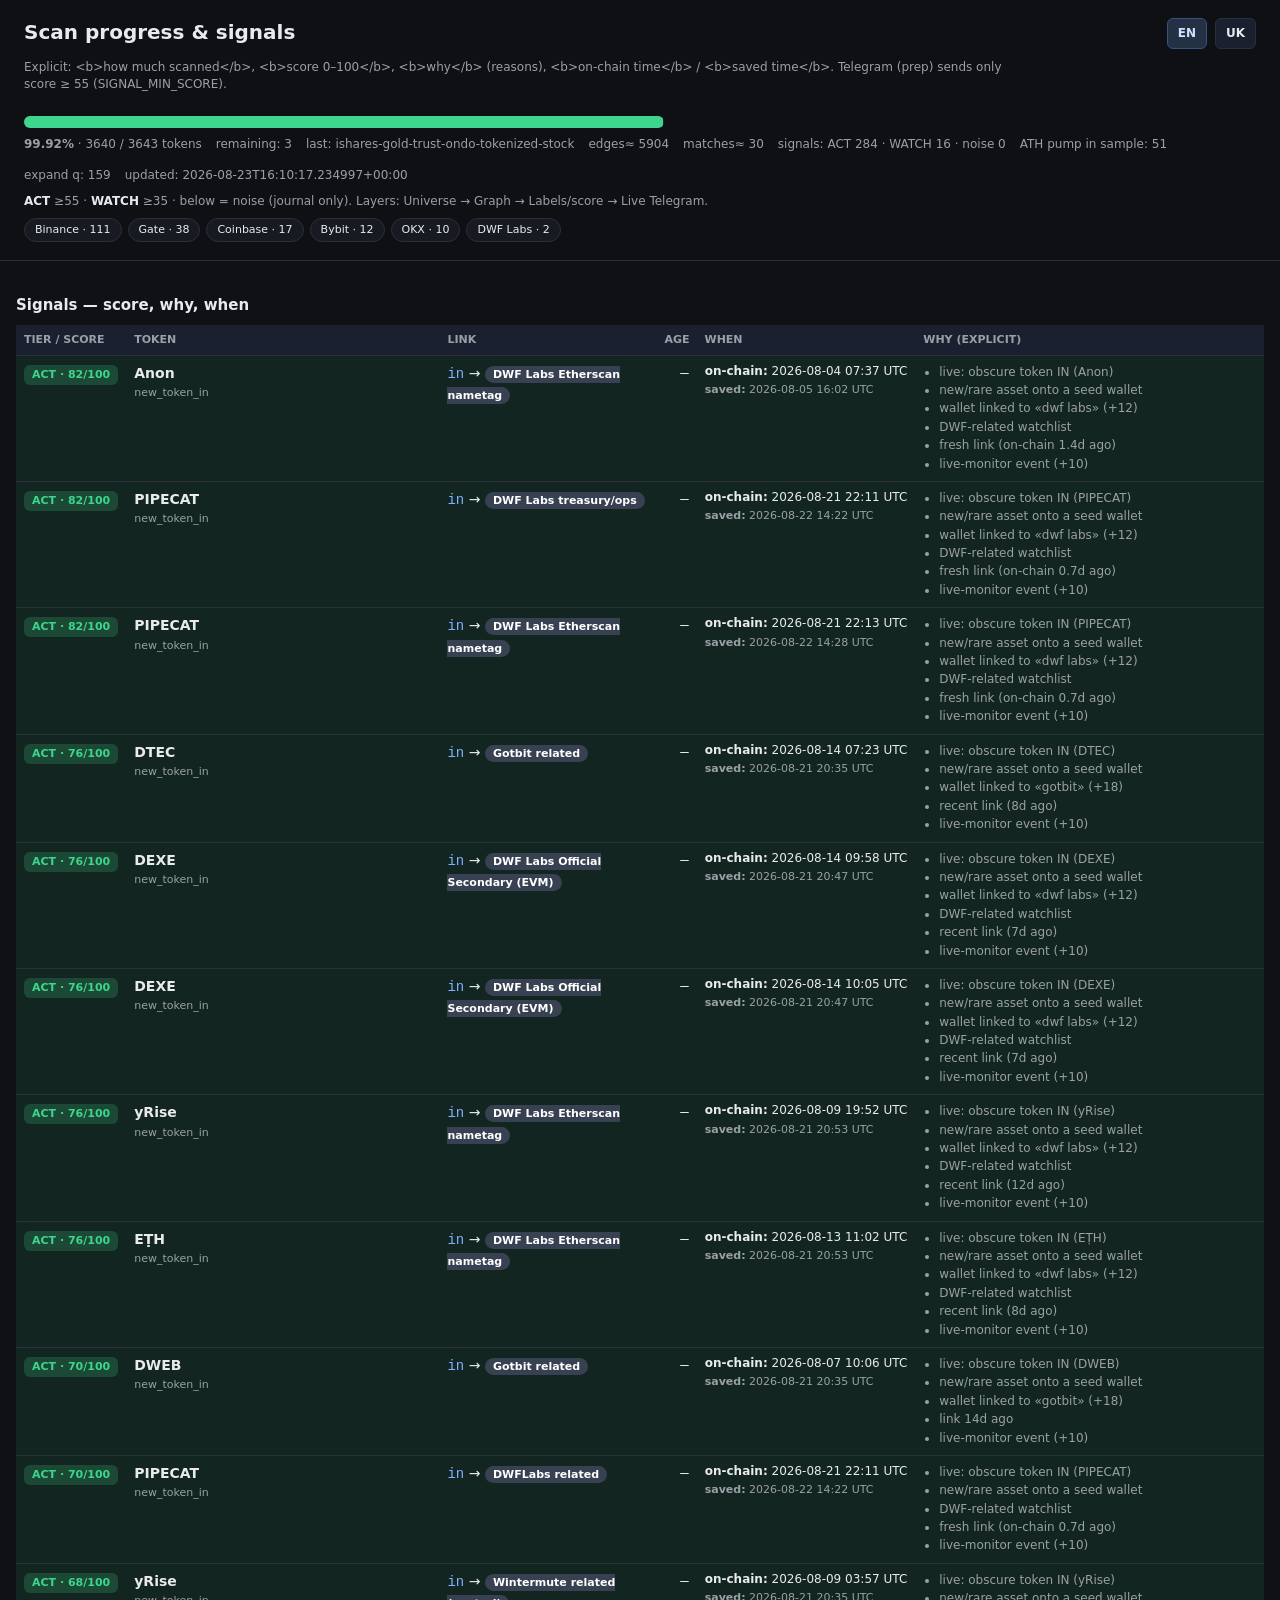
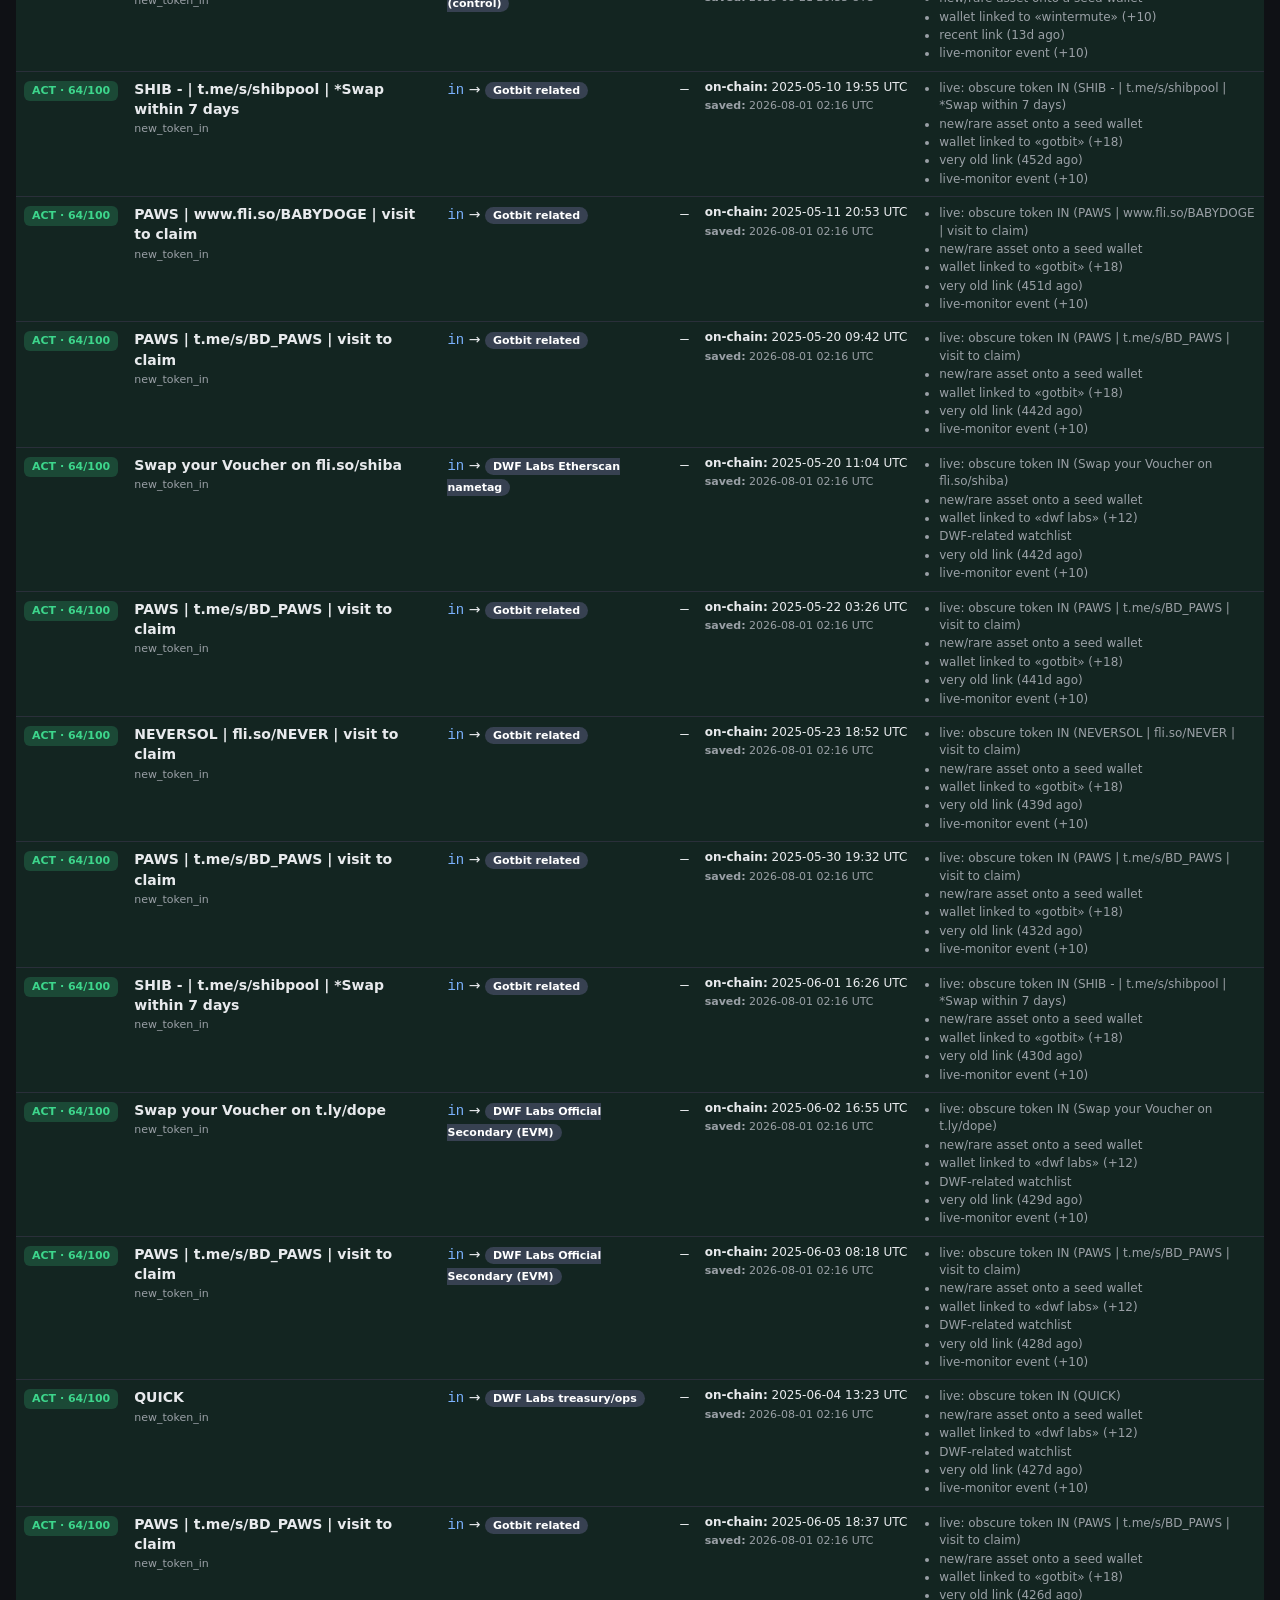
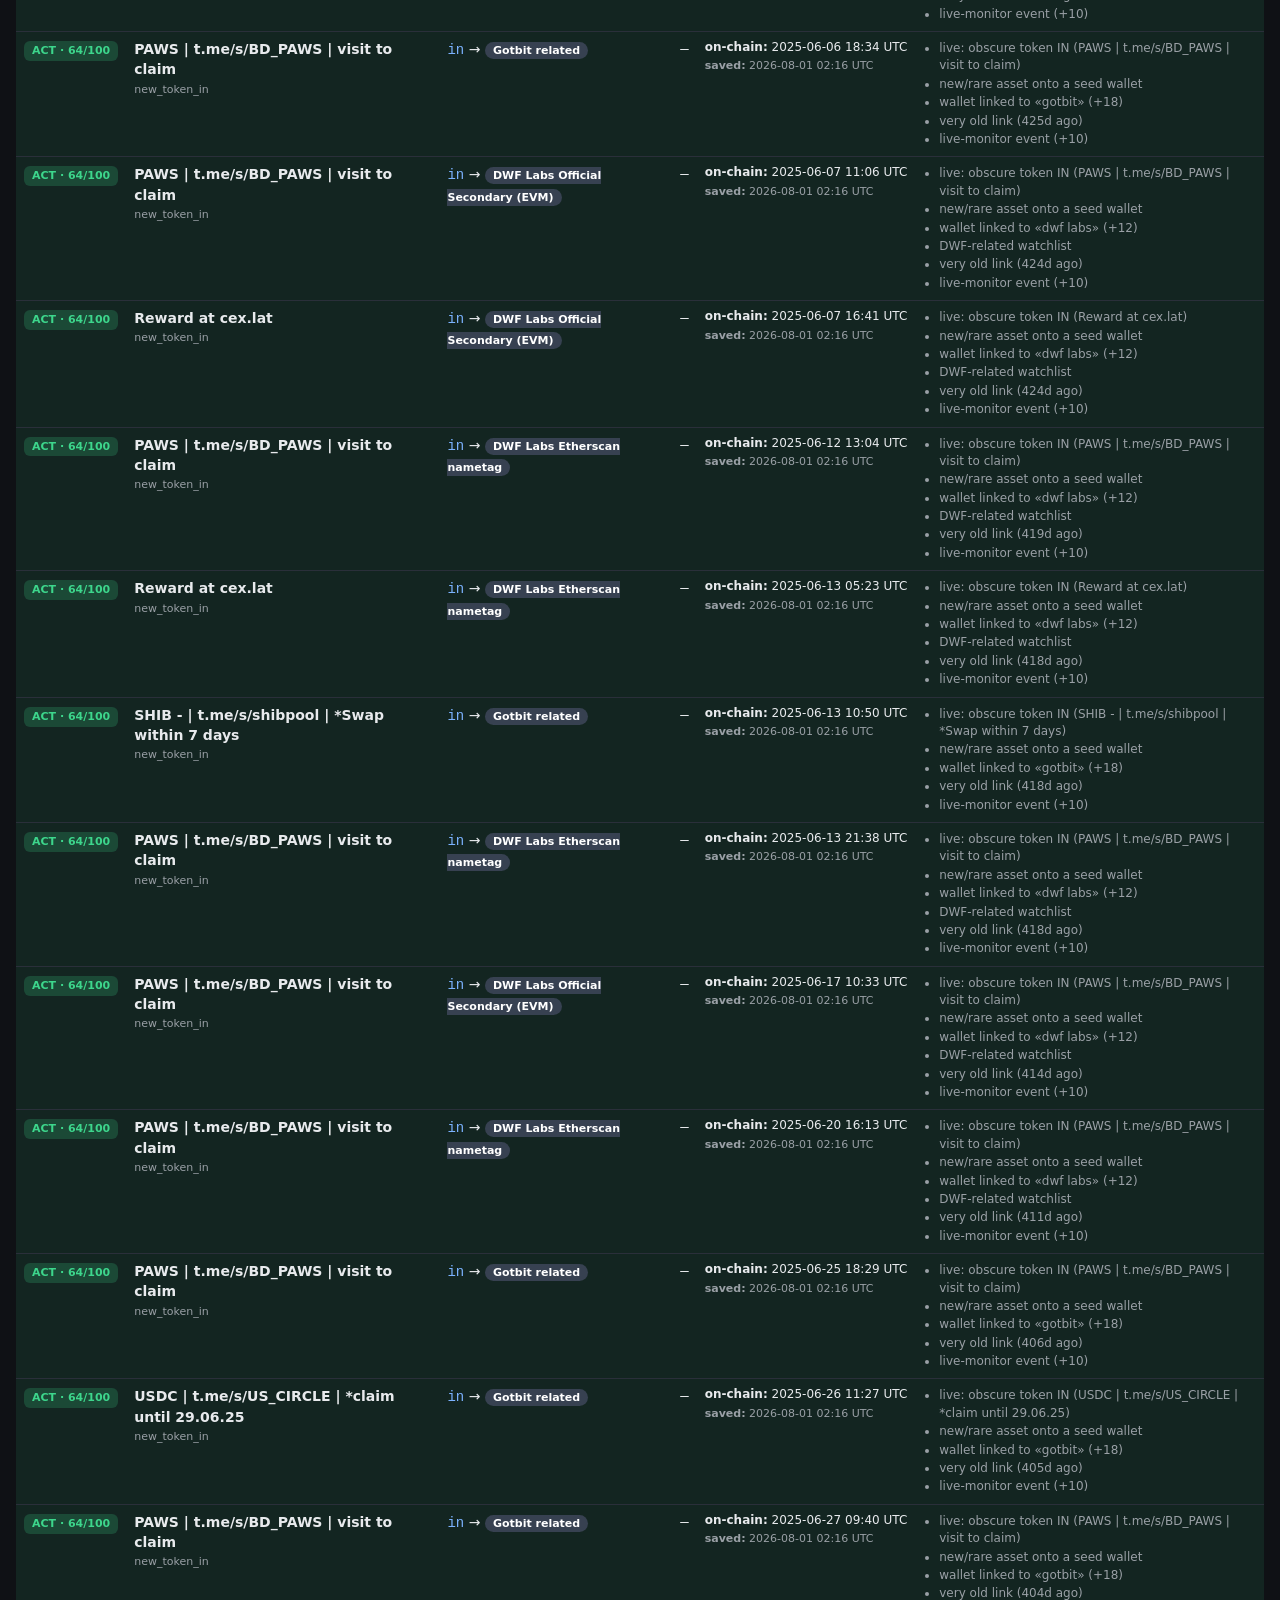
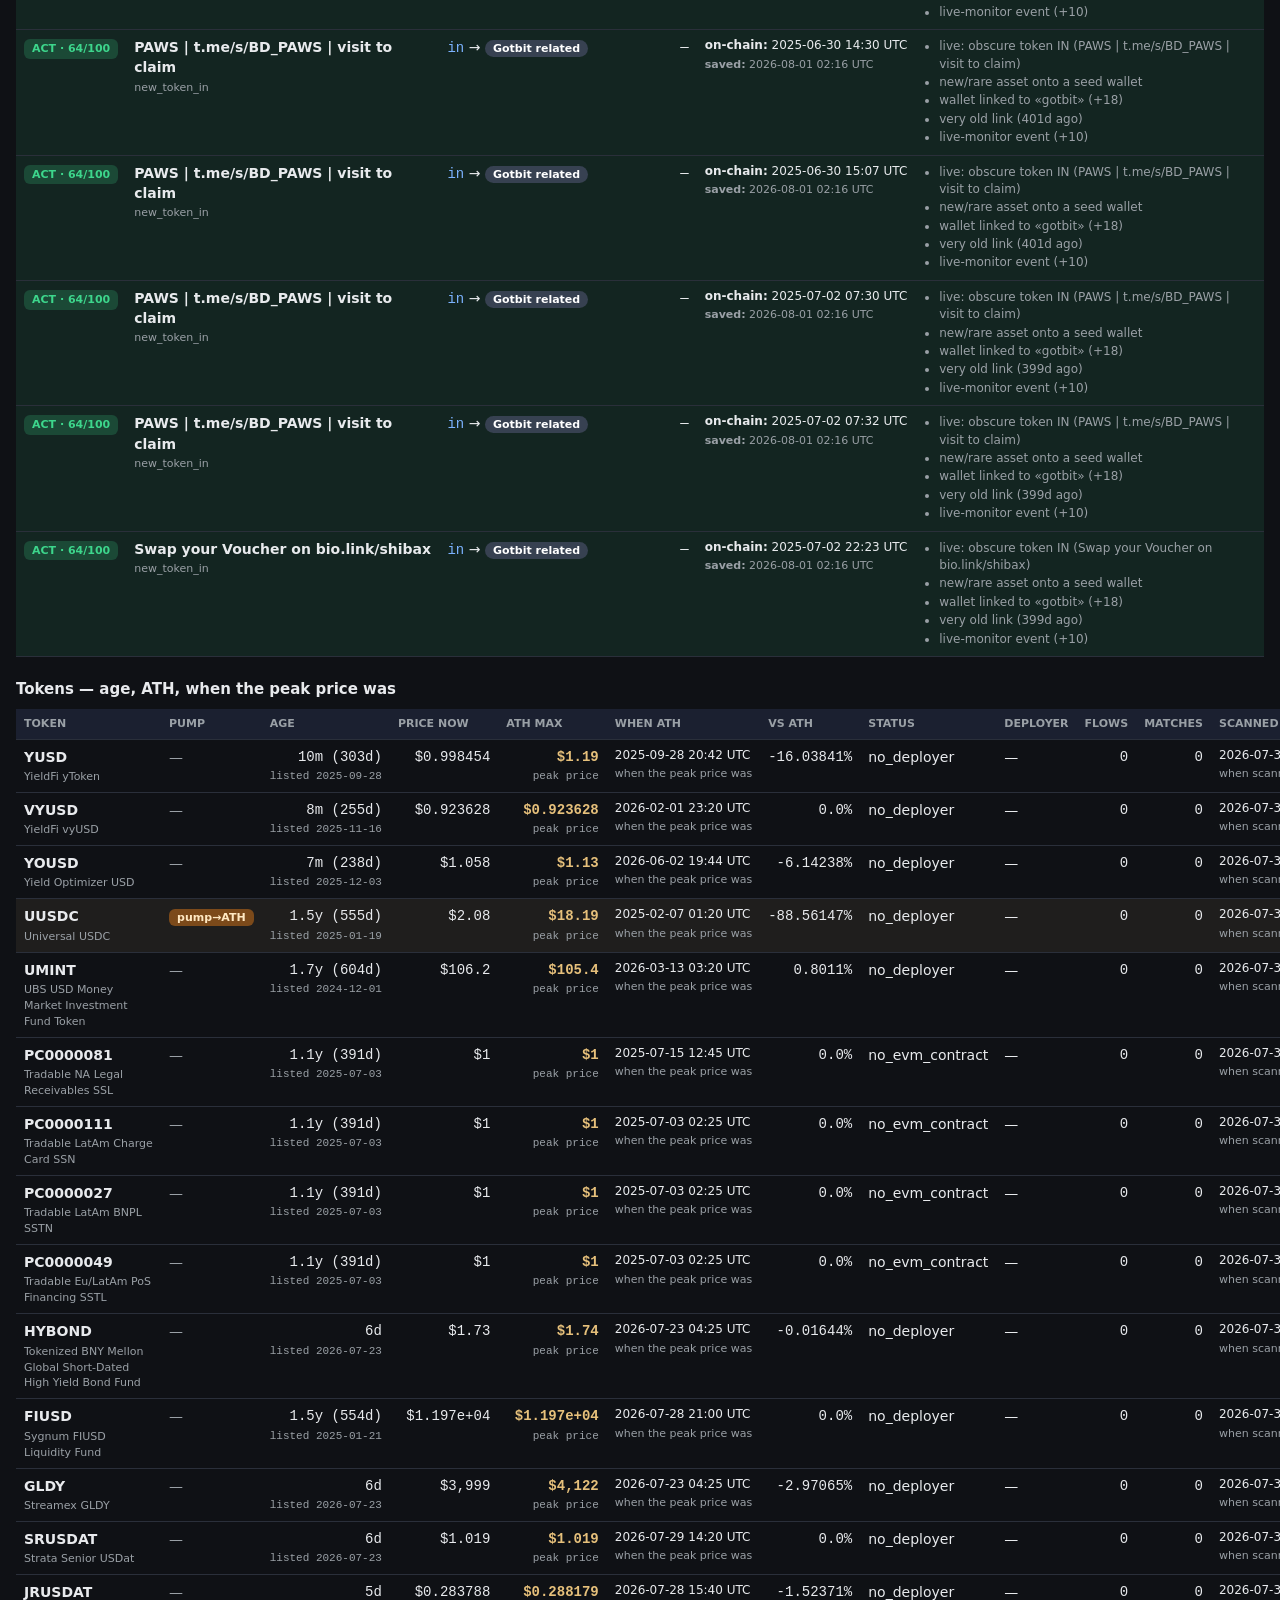
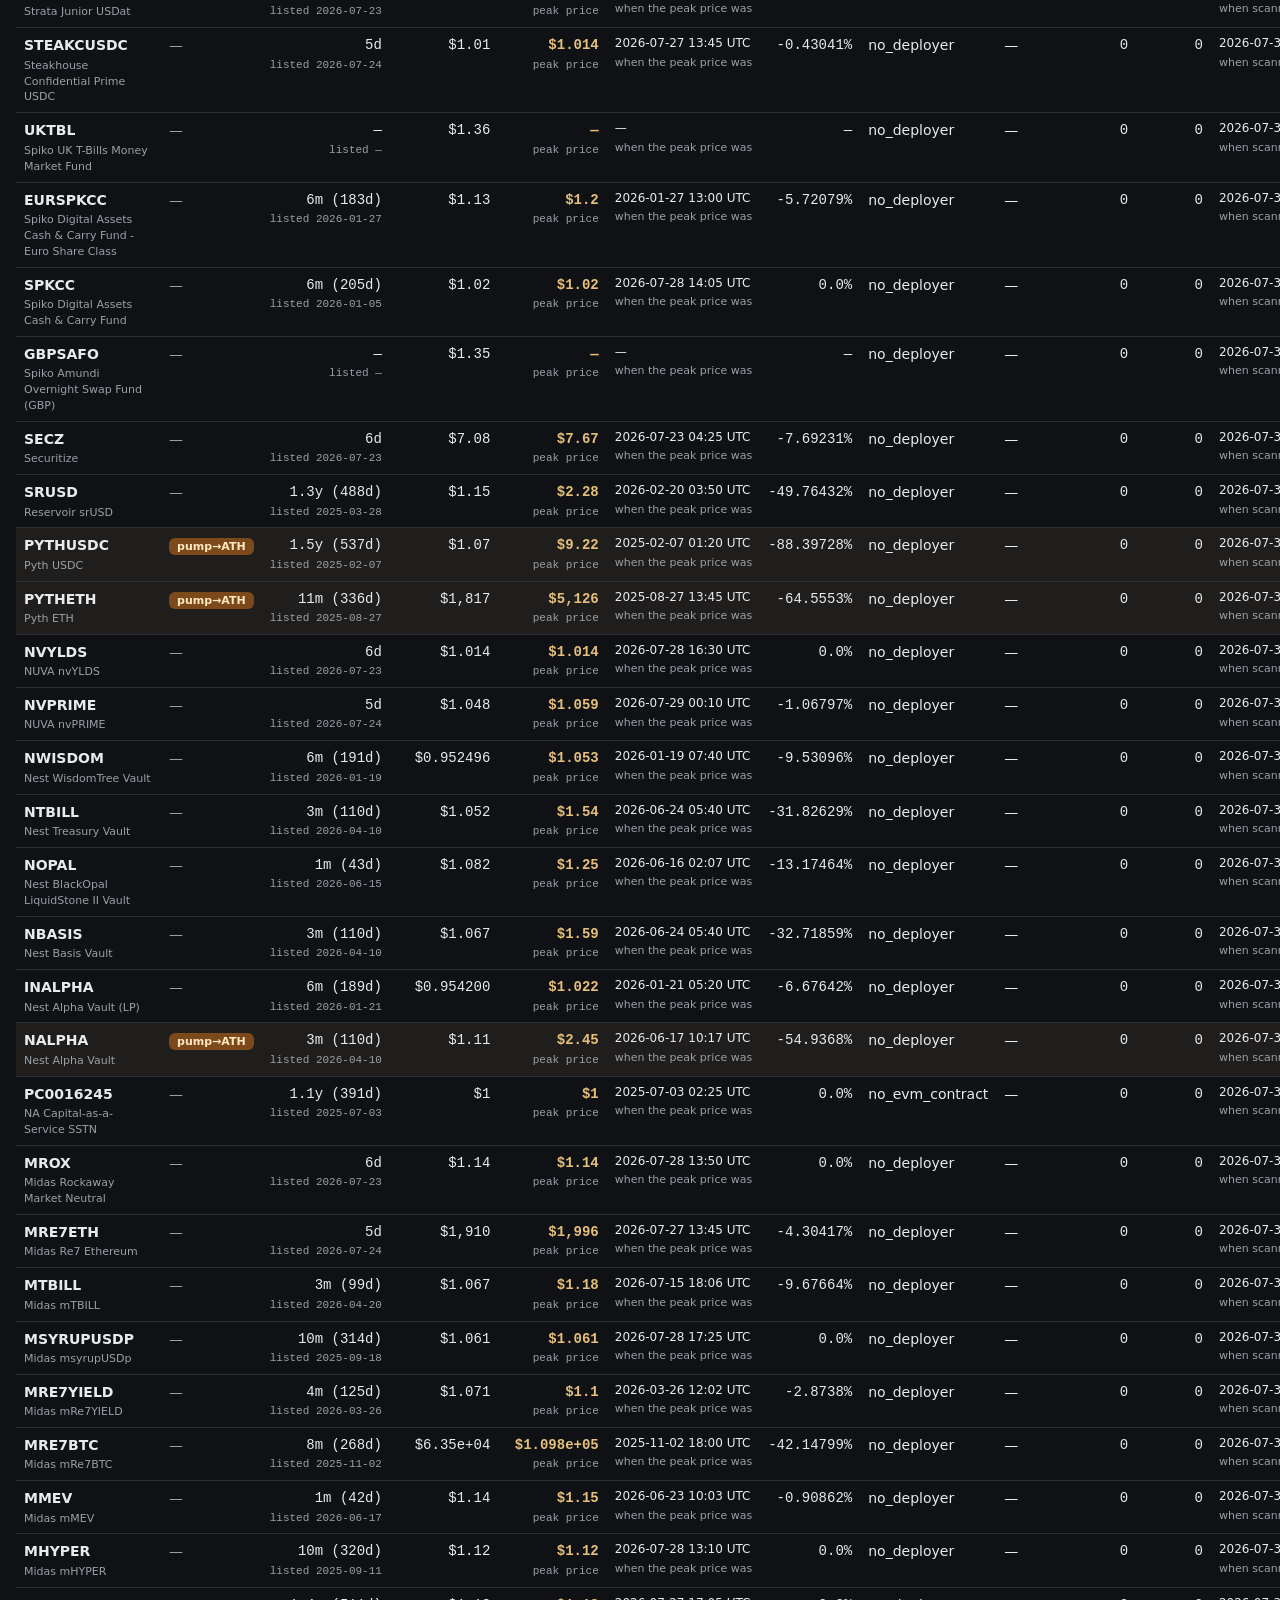
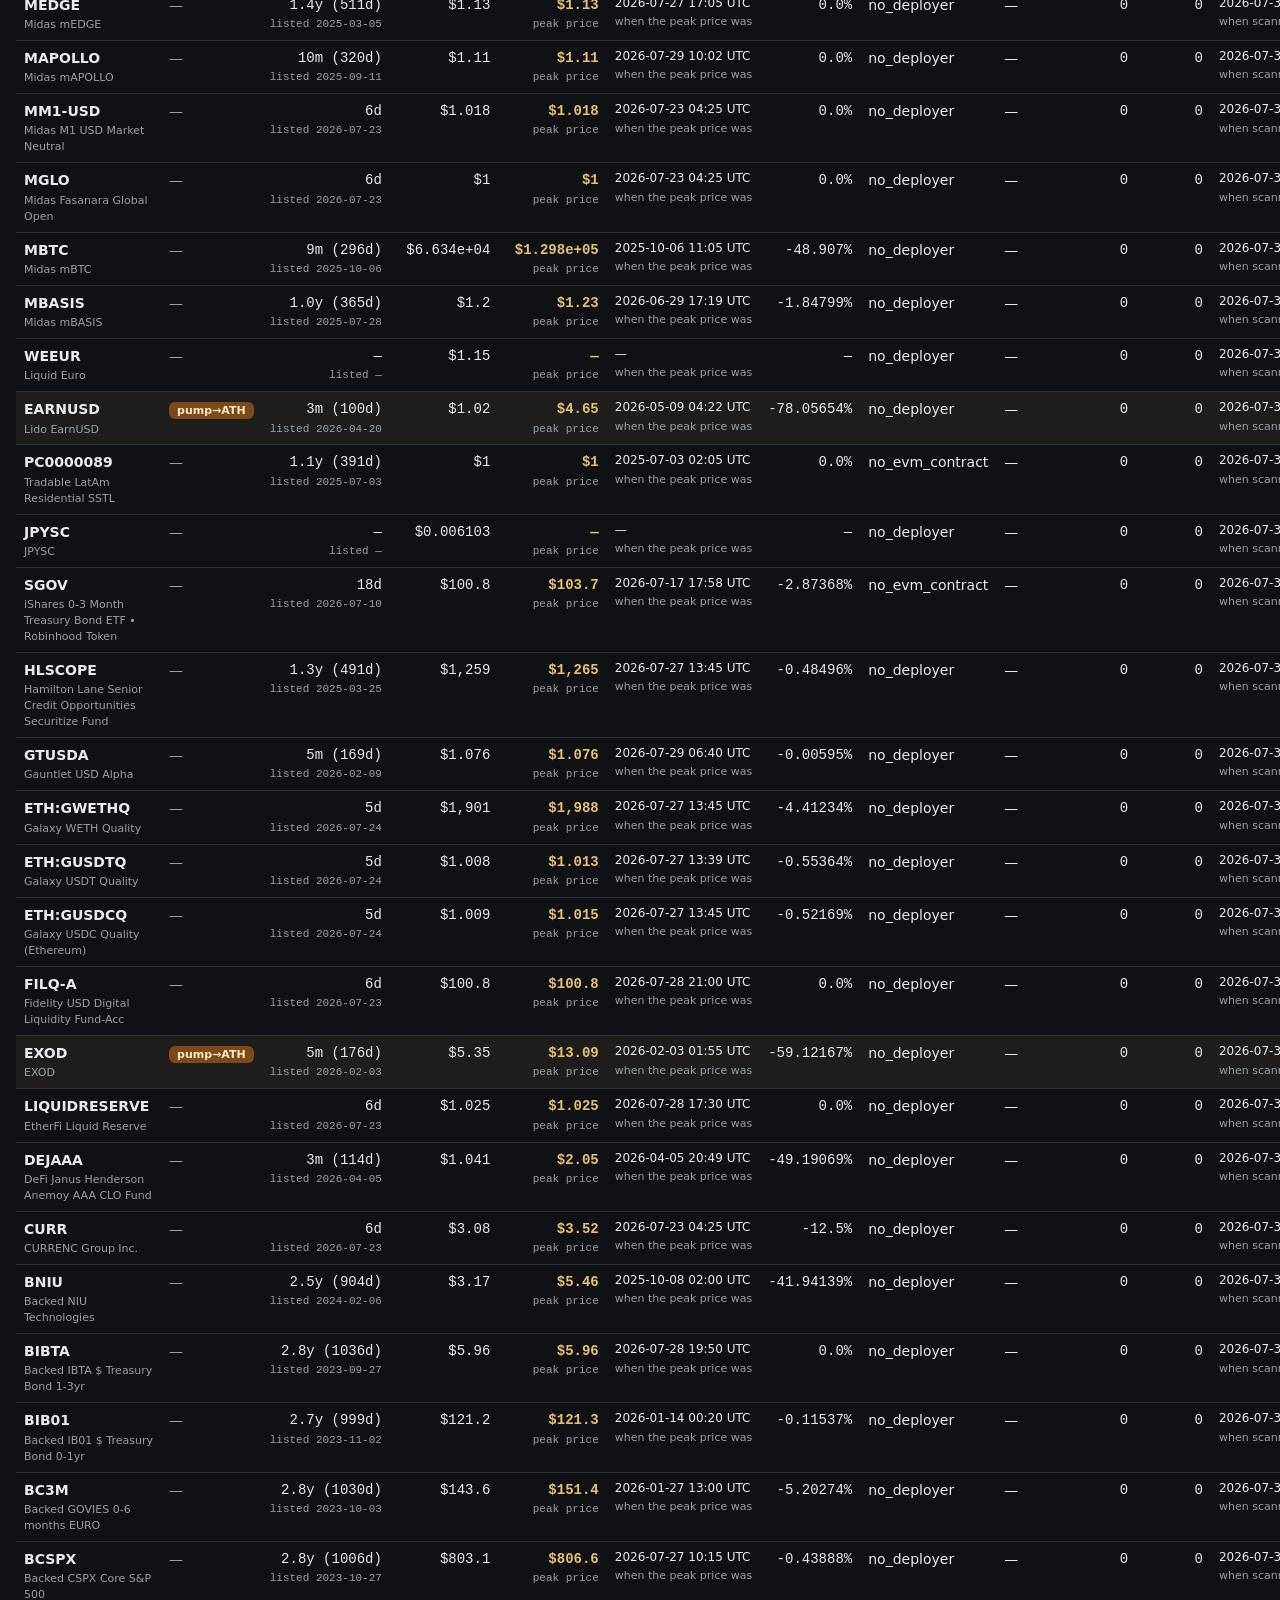
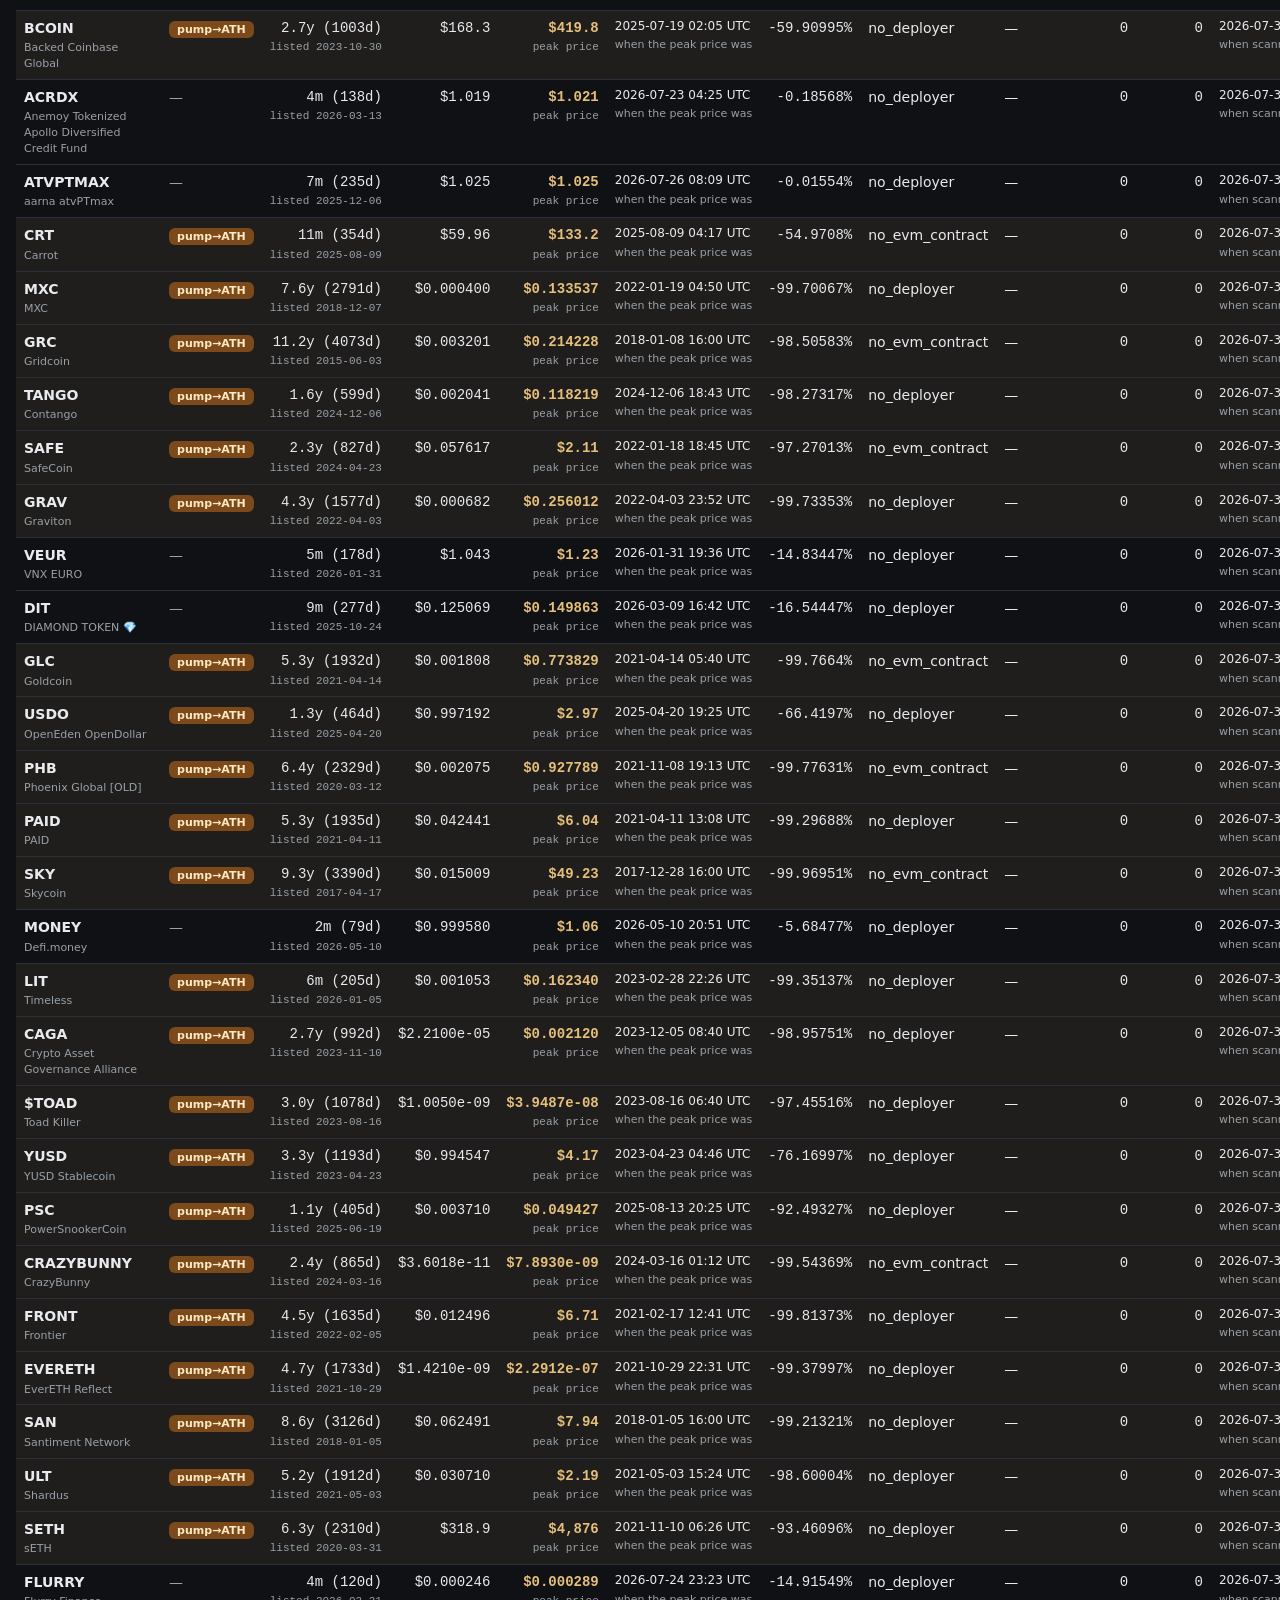
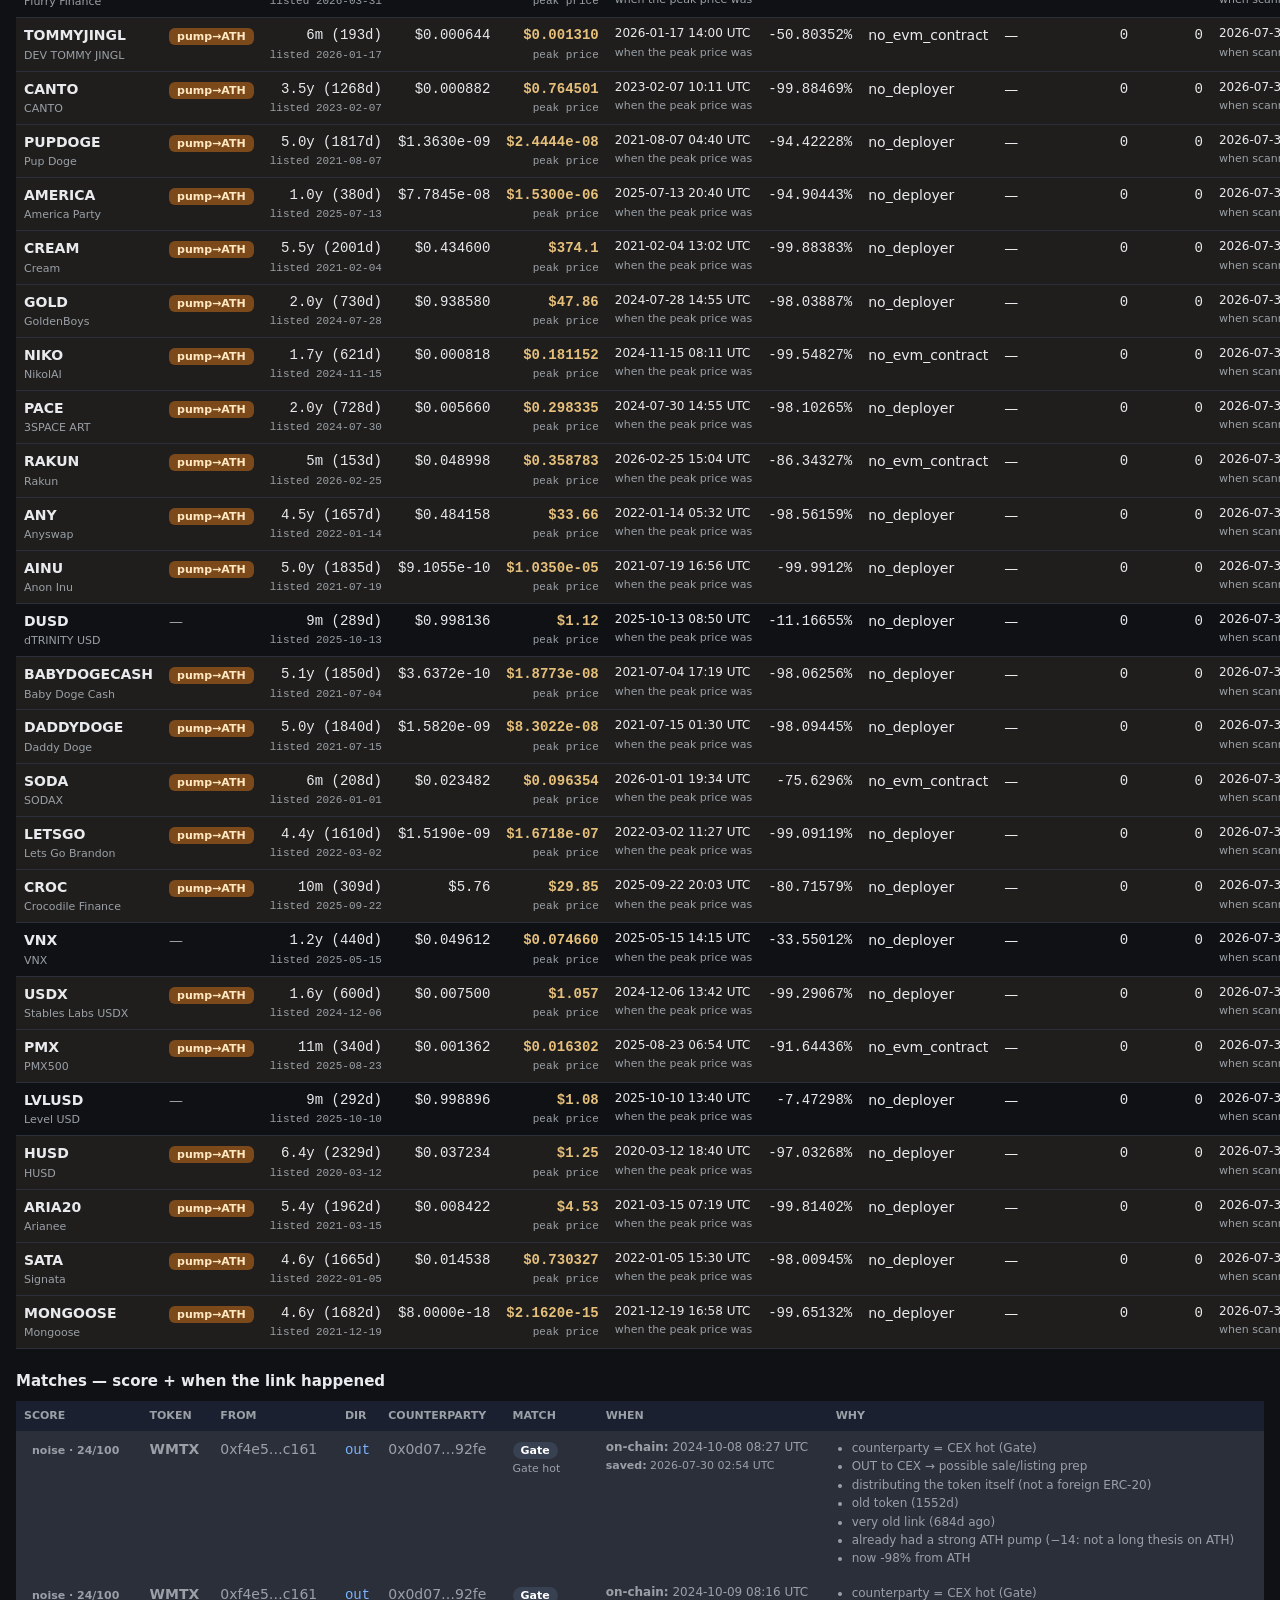
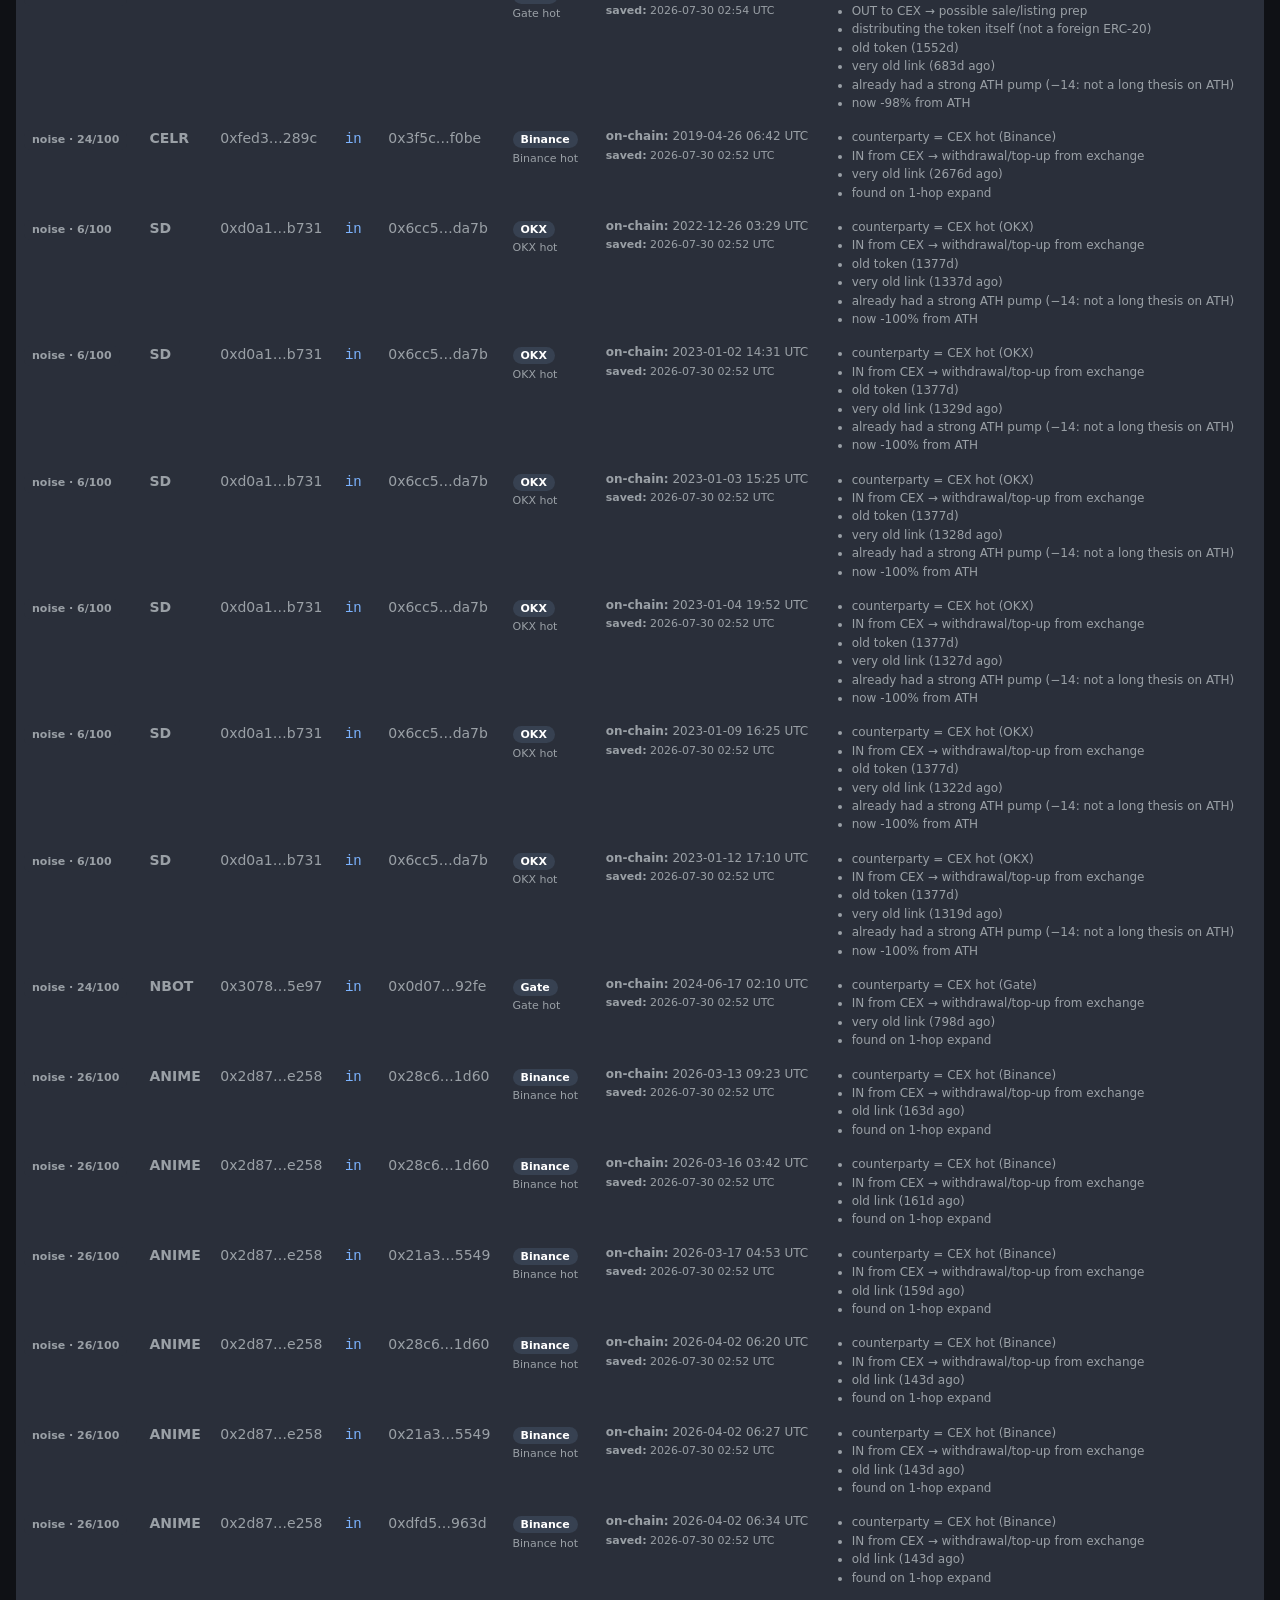
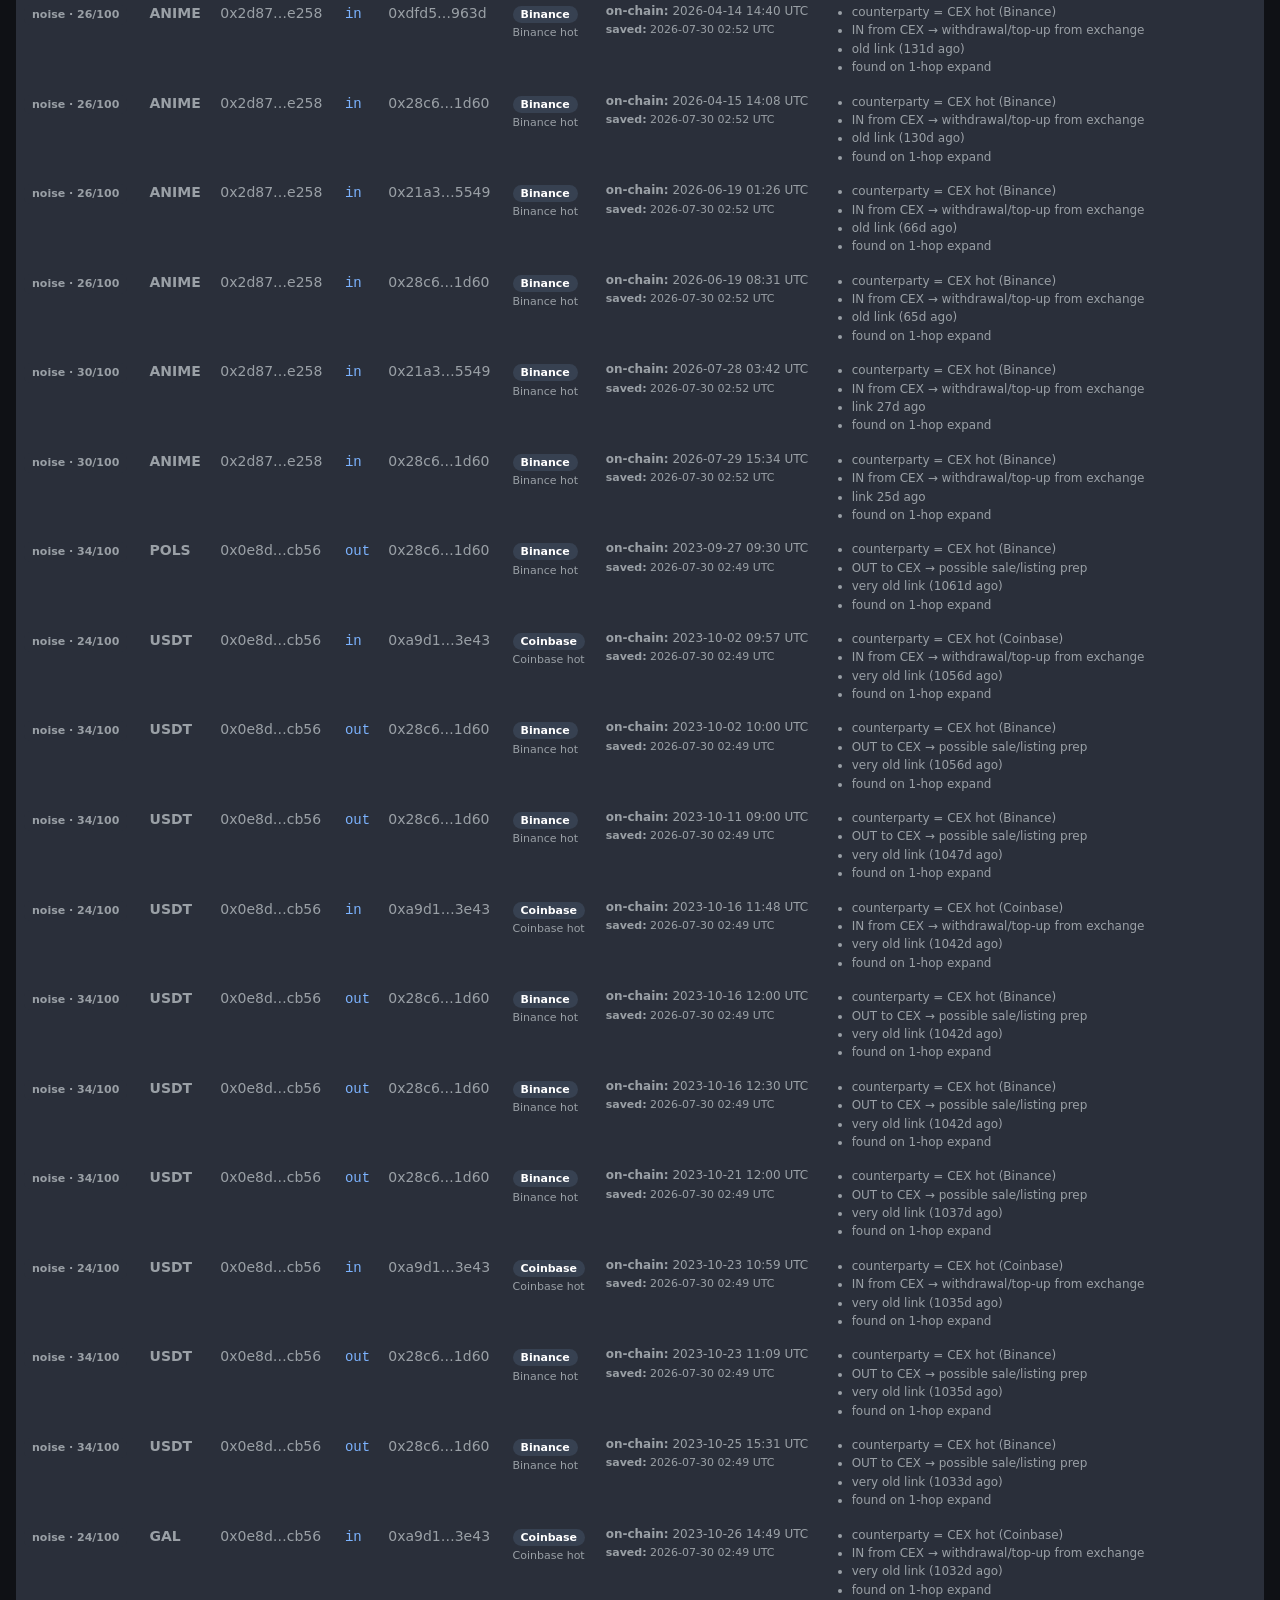
<file: pump_prep/out/graph_live.html>
<!DOCTYPE html>
<html lang="en"><head><meta charset="utf-8"/>
<meta name="viewport" content="width=device-width, initial-scale=1"/>
<meta http-equiv="refresh" content="120"/>
<title data-i18n="graph_title">Graph live — progress &amp; signals</title>
<style>
:root { --bg:#0f1115; --panel:#171a21; --text:#e8eaed; --muted:#9aa0a6; --line:#2a2f3a; --accent:#7cb3ff; --ok:#3dd68c; --danger:#f07178; --warn:#e6c07b; }
body { margin:0; font:14px/1.45 ui-sans-serif,system-ui,sans-serif; background:var(--bg); color:var(--text); }
header { padding:18px 24px; border-bottom:1px solid var(--line); position:sticky; top:0; background:rgba(15,17,21,.96); z-index:2; }
.header-top { display:flex; flex-wrap:wrap; gap:10px 16px; align-items:flex-start; justify-content:space-between; }
.header-copy { min-width:0; flex:1; }
h1 { margin:0 0 6px; font-size:20px; } h2 { margin:22px 0 8px; font-size:15px; }
.meta,.stats { color:var(--muted); font-size:12px; }
.stats { display:flex; gap:14px; flex-wrap:wrap; margin-top:8px; }
.ents { display:flex; flex-wrap:wrap; gap:6px; margin-top:8px; }
.ent { border:1px solid var(--line); border-radius:999px; padding:3px 10px; background:var(--panel); font-size:11px; }
.wrap { padding:12px 16px 40px; overflow:auto; }
table { width:100%; border-collapse:collapse; min-width:1100px; }
th,td { padding:7px 8px; border-bottom:1px solid var(--line); text-align:left; vertical-align:top; }
th { background:#1b2030; color:var(--muted); font-size:11px; text-transform:uppercase; position:sticky; top:0; }
td.num { text-align:right; font-family:ui-monospace,Menlo,monospace; white-space:nowrap; }
td.when { font-size:12px; white-space:nowrap; }
td.ath { color:var(--warn); font-weight:650; }
tr.hit td { background:rgba(61,214,140,.08); }
tr.pump-row td { background:rgba(230,192,123,.07); }
tr.tier-actionable td { background:rgba(61,214,140,.10); }
tr.tier-watch td { background:rgba(230,192,123,.06); }
.pill { background:#374151; color:#fff; border-radius:999px; padding:2px 8px; font-size:11px; font-weight:650; }
.pump { background:#7c4a1a; color:#ffe8c2; border-radius:6px; padding:2px 8px; font-size:11px; font-weight:700; }
.pump-inline { color:var(--warn); }
.dir { font-family:ui-monospace,Menlo,monospace; color:var(--accent); }
.sub { color:var(--muted); font-size:11px; font-weight:400; margin-top:2px; }
.muted { color:var(--muted); }
.tip { color:var(--muted); font-size:12px; max-width:980px; }
.bar { height:12px; background:#222833; border-radius:6px; overflow:hidden; margin:10px 0 4px; max-width:640px; }
.bar > i { display:block; height:100%; background:var(--ok); width:99.92%; }
.tier { display:inline-block; border-radius:6px; padding:2px 8px; font-size:11px; font-weight:700; white-space:nowrap; }
.tier-go { background:rgba(61,214,140,.2); color:var(--ok); }
.tier-watch { background:rgba(230,192,123,.18); color:var(--warn); }
.tier-noise { background:#2a2f3a; color:var(--muted); }
ul.reasons { margin:0; padding-left:16px; font-size:12px; color:var(--muted); }
ul.reasons li { margin:1px 0; }
.legend { font-size:12px; color:var(--muted); margin:8px 0 0; max-width:900px; }
.legend b { color:var(--text); }
.row { display:flex; flex-wrap:wrap; gap:8px; align-items:center; }
.lang-toggle { flex:0 0 auto; }
.lang-btn { appearance:none; border:1px solid var(--line); background:#1b2030; color:var(--text); border-radius:6px; padding:6px 10px; font:inherit; font-size:12px; font-weight:700; cursor:pointer; }
.lang-btn:hover { border-color:var(--accent); }
.lang-btn.active { background:#243044; border-color:#3a5080; color:#cfe0ff; }
</style></head><body>
<header>
  <div class="header-top">
    <div class="header-copy">
      <h1 data-i18n="graph_h1">Scan progress &amp; signals</h1>
      <p class="tip" data-i18n="graph_tip">Explicit: &lt;b&gt;how much scanned&lt;/b&gt;, &lt;b&gt;score 0–100&lt;/b&gt;, &lt;b&gt;why&lt;/b&gt; (reasons), &lt;b&gt;on-chain time&lt;/b&gt; / &lt;b&gt;saved time&lt;/b&gt;.
Telegram (prep) sends only score ≥ 55 (SIGNAL_MIN_SCORE).</p>
    </div>
    <div class="row lang-toggle" role="group" aria-label="Language">
      <button type="button" class="lang-btn active" data-lang="en" data-i18n="lang_en">EN</button>
      <button type="button" class="lang-btn" data-lang="uk" data-i18n="lang_uk">UK</button>
    </div>
  </div>
  <div class="bar" title="99.92%"><i></i></div>
  <div class="stats">
    <span><b>99.92%</b> · 3640 / 3643 <span data-i18n="graph_word_tokens">tokens</span></span>
    <span><span data-i18n="graph_word_remaining">remaining</span>: 3</span>
    <span>last: ishares-gold-trust-ondo-tokenized-stock</span>
    <span>edges≈ 5904</span>
    <span>matches≈ 30</span>
    <span><span data-i18n="graph_word_signals">signals</span>:
      <span data-i18n="tier_act">ACT</span> 284 ·
      <span data-i18n="tier_watch">WATCH</span> 16 ·
      <span data-i18n="tier_noise">noise</span> 0</span>
    <span><span data-i18n="graph_stat_pump_label">ATH pump in sample</span>: 51</span>
    <span>expand q: 159</span>
    <span>updated: 2026-08-23T16:10:17.234997+00:00</span>
  </div>
  <p class="legend">
    <b data-i18n="tier_act">ACT</b> ≥55 ·
    <b data-i18n="tier_watch">WATCH</b> ≥35 ·
    <span data-i18n="graph_legend_rest">below = noise (journal only).
Layers: Universe → Graph → Labels/score → Live Telegram.</span>
  </p>
  <div class="ents"><span class='ent'>Binance · 111</span><span class='ent'>Gate · 38</span><span class='ent'>Coinbase · 17</span><span class='ent'>Bybit · 12</span><span class='ent'>OKX · 10</span><span class='ent'>DWF Labs · 2</span></div>
</header>
<div class="wrap">
  <h2 data-i18n="graph_h2_signals">Signals — score, why, when</h2>
  <table><thead><tr>
    <th data-i18n="graph_col_tier">Tier / score</th>
    <th data-i18n="graph_col_token">Token</th>
    <th data-i18n="graph_col_link">Link</th>
    <th data-i18n="graph_col_age">Age</th>
    <th data-i18n="graph_col_when">When</th>
    <th data-i18n="graph_col_why">Why (explicit)</th>
  </tr></thead>
  <tbody><tr class='tier-actionable'><td><span class='tier tier-go'><span data-i18n='tier_act'>ACT</span> · 82/100</span></td><td><b>Anon</b><div class='sub'>new_token_in</div></td><td><span class='dir'>in</span> → <span class='pill'>DWF Labs Etherscan nametag</span></td><td class='num'>—</td><td class='when'><b data-i18n='graph_onchain'>on-chain:</b> 2026-08-04 07:37 UTC<div class='sub'><b data-i18n='graph_saved'>saved:</b> 2026-08-05 16:02 UTC</div></td><td data-reasons="[&quot;live: obscure token IN (Anon)&quot;, &quot;new/rare asset onto a seed wallet&quot;, &quot;wallet linked to «dwf labs» (+12)&quot;, &quot;DWF-related watchlist&quot;, &quot;fresh link (on-chain 1.4d ago)&quot;, &quot;live-monitor event (+10)&quot;]" data-reasons-uk="[&quot;live: obscure token IN (Anon)&quot;, &quot;новий/рідкісний актив на seed-гаманець&quot;, &quot;гаманець пов’язаний з «dwf labs» (+12)&quot;, &quot;DWF-пов’язаний watchlist&quot;, &quot;зв’язок свіжий (on-chain 1.4 дн тому)&quot;, &quot;подія з live-монітора (+10)&quot;]"><ul class='reasons'><li>live: obscure token IN (Anon)</li><li>new/rare asset onto a seed wallet</li><li>wallet linked to «dwf labs» (+12)</li><li>DWF-related watchlist</li><li>fresh link (on-chain 1.4d ago)</li><li>live-monitor event (+10)</li></ul></td></tr><tr class='tier-actionable'><td><span class='tier tier-go'><span data-i18n='tier_act'>ACT</span> · 82/100</span></td><td><b>PIPECAT</b><div class='sub'>new_token_in</div></td><td><span class='dir'>in</span> → <span class='pill'>DWF Labs treasury/ops</span></td><td class='num'>—</td><td class='when'><b data-i18n='graph_onchain'>on-chain:</b> 2026-08-21 22:11 UTC<div class='sub'><b data-i18n='graph_saved'>saved:</b> 2026-08-22 14:22 UTC</div></td><td data-reasons="[&quot;live: obscure token IN (PIPECAT)&quot;, &quot;new/rare asset onto a seed wallet&quot;, &quot;wallet linked to «dwf labs» (+12)&quot;, &quot;DWF-related watchlist&quot;, &quot;fresh link (on-chain 0.7d ago)&quot;, &quot;live-monitor event (+10)&quot;]" data-reasons-uk="[]"><ul class='reasons'><li>live: obscure token IN (PIPECAT)</li><li>new/rare asset onto a seed wallet</li><li>wallet linked to «dwf labs» (+12)</li><li>DWF-related watchlist</li><li>fresh link (on-chain 0.7d ago)</li><li>live-monitor event (+10)</li></ul></td></tr><tr class='tier-actionable'><td><span class='tier tier-go'><span data-i18n='tier_act'>ACT</span> · 82/100</span></td><td><b>PIPECAT</b><div class='sub'>new_token_in</div></td><td><span class='dir'>in</span> → <span class='pill'>DWF Labs Etherscan nametag</span></td><td class='num'>—</td><td class='when'><b data-i18n='graph_onchain'>on-chain:</b> 2026-08-21 22:13 UTC<div class='sub'><b data-i18n='graph_saved'>saved:</b> 2026-08-22 14:28 UTC</div></td><td data-reasons="[&quot;live: obscure token IN (PIPECAT)&quot;, &quot;new/rare asset onto a seed wallet&quot;, &quot;wallet linked to «dwf labs» (+12)&quot;, &quot;DWF-related watchlist&quot;, &quot;fresh link (on-chain 0.7d ago)&quot;, &quot;live-monitor event (+10)&quot;]" data-reasons-uk="[]"><ul class='reasons'><li>live: obscure token IN (PIPECAT)</li><li>new/rare asset onto a seed wallet</li><li>wallet linked to «dwf labs» (+12)</li><li>DWF-related watchlist</li><li>fresh link (on-chain 0.7d ago)</li><li>live-monitor event (+10)</li></ul></td></tr><tr class='tier-actionable'><td><span class='tier tier-go'><span data-i18n='tier_act'>ACT</span> · 76/100</span></td><td><b>DTEC</b><div class='sub'>new_token_in</div></td><td><span class='dir'>in</span> → <span class='pill'>Gotbit related</span></td><td class='num'>—</td><td class='when'><b data-i18n='graph_onchain'>on-chain:</b> 2026-08-14 07:23 UTC<div class='sub'><b data-i18n='graph_saved'>saved:</b> 2026-08-21 20:35 UTC</div></td><td data-reasons="[&quot;live: obscure token IN (DTEC)&quot;, &quot;new/rare asset onto a seed wallet&quot;, &quot;wallet linked to «gotbit» (+18)&quot;, &quot;recent link (8d ago)&quot;, &quot;live-monitor event (+10)&quot;]" data-reasons-uk="[]"><ul class='reasons'><li>live: obscure token IN (DTEC)</li><li>new/rare asset onto a seed wallet</li><li>wallet linked to «gotbit» (+18)</li><li>recent link (8d ago)</li><li>live-monitor event (+10)</li></ul></td></tr><tr class='tier-actionable'><td><span class='tier tier-go'><span data-i18n='tier_act'>ACT</span> · 76/100</span></td><td><b>DEXE</b><div class='sub'>new_token_in</div></td><td><span class='dir'>in</span> → <span class='pill'>DWF Labs Official Secondary (EVM)</span></td><td class='num'>—</td><td class='when'><b data-i18n='graph_onchain'>on-chain:</b> 2026-08-14 09:58 UTC<div class='sub'><b data-i18n='graph_saved'>saved:</b> 2026-08-21 20:47 UTC</div></td><td data-reasons="[&quot;live: obscure token IN (DEXE)&quot;, &quot;new/rare asset onto a seed wallet&quot;, &quot;wallet linked to «dwf labs» (+12)&quot;, &quot;DWF-related watchlist&quot;, &quot;recent link (7d ago)&quot;, &quot;live-monitor event (+10)&quot;]" data-reasons-uk="[]"><ul class='reasons'><li>live: obscure token IN (DEXE)</li><li>new/rare asset onto a seed wallet</li><li>wallet linked to «dwf labs» (+12)</li><li>DWF-related watchlist</li><li>recent link (7d ago)</li><li>live-monitor event (+10)</li></ul></td></tr><tr class='tier-actionable'><td><span class='tier tier-go'><span data-i18n='tier_act'>ACT</span> · 76/100</span></td><td><b>DEXE</b><div class='sub'>new_token_in</div></td><td><span class='dir'>in</span> → <span class='pill'>DWF Labs Official Secondary (EVM)</span></td><td class='num'>—</td><td class='when'><b data-i18n='graph_onchain'>on-chain:</b> 2026-08-14 10:05 UTC<div class='sub'><b data-i18n='graph_saved'>saved:</b> 2026-08-21 20:47 UTC</div></td><td data-reasons="[&quot;live: obscure token IN (DEXE)&quot;, &quot;new/rare asset onto a seed wallet&quot;, &quot;wallet linked to «dwf labs» (+12)&quot;, &quot;DWF-related watchlist&quot;, &quot;recent link (7d ago)&quot;, &quot;live-monitor event (+10)&quot;]" data-reasons-uk="[]"><ul class='reasons'><li>live: obscure token IN (DEXE)</li><li>new/rare asset onto a seed wallet</li><li>wallet linked to «dwf labs» (+12)</li><li>DWF-related watchlist</li><li>recent link (7d ago)</li><li>live-monitor event (+10)</li></ul></td></tr><tr class='tier-actionable'><td><span class='tier tier-go'><span data-i18n='tier_act'>ACT</span> · 76/100</span></td><td><b>yRise</b><div class='sub'>new_token_in</div></td><td><span class='dir'>in</span> → <span class='pill'>DWF Labs Etherscan nametag</span></td><td class='num'>—</td><td class='when'><b data-i18n='graph_onchain'>on-chain:</b> 2026-08-09 19:52 UTC<div class='sub'><b data-i18n='graph_saved'>saved:</b> 2026-08-21 20:53 UTC</div></td><td data-reasons="[&quot;live: obscure token IN (yRise)&quot;, &quot;new/rare asset onto a seed wallet&quot;, &quot;wallet linked to «dwf labs» (+12)&quot;, &quot;DWF-related watchlist&quot;, &quot;recent link (12d ago)&quot;, &quot;live-monitor event (+10)&quot;]" data-reasons-uk="[]"><ul class='reasons'><li>live: obscure token IN (yRise)</li><li>new/rare asset onto a seed wallet</li><li>wallet linked to «dwf labs» (+12)</li><li>DWF-related watchlist</li><li>recent link (12d ago)</li><li>live-monitor event (+10)</li></ul></td></tr><tr class='tier-actionable'><td><span class='tier tier-go'><span data-i18n='tier_act'>ACT</span> · 76/100</span></td><td><b>EṬH</b><div class='sub'>new_token_in</div></td><td><span class='dir'>in</span> → <span class='pill'>DWF Labs Etherscan nametag</span></td><td class='num'>—</td><td class='when'><b data-i18n='graph_onchain'>on-chain:</b> 2026-08-13 11:02 UTC<div class='sub'><b data-i18n='graph_saved'>saved:</b> 2026-08-21 20:53 UTC</div></td><td data-reasons="[&quot;live: obscure token IN (EṬH)&quot;, &quot;new/rare asset onto a seed wallet&quot;, &quot;wallet linked to «dwf labs» (+12)&quot;, &quot;DWF-related watchlist&quot;, &quot;recent link (8d ago)&quot;, &quot;live-monitor event (+10)&quot;]" data-reasons-uk="[]"><ul class='reasons'><li>live: obscure token IN (EṬH)</li><li>new/rare asset onto a seed wallet</li><li>wallet linked to «dwf labs» (+12)</li><li>DWF-related watchlist</li><li>recent link (8d ago)</li><li>live-monitor event (+10)</li></ul></td></tr><tr class='tier-actionable'><td><span class='tier tier-go'><span data-i18n='tier_act'>ACT</span> · 70/100</span></td><td><b>DWEB</b><div class='sub'>new_token_in</div></td><td><span class='dir'>in</span> → <span class='pill'>Gotbit related</span></td><td class='num'>—</td><td class='when'><b data-i18n='graph_onchain'>on-chain:</b> 2026-08-07 10:06 UTC<div class='sub'><b data-i18n='graph_saved'>saved:</b> 2026-08-21 20:35 UTC</div></td><td data-reasons="[&quot;live: obscure token IN (DWEB)&quot;, &quot;new/rare asset onto a seed wallet&quot;, &quot;wallet linked to «gotbit» (+18)&quot;, &quot;link 14d ago&quot;, &quot;live-monitor event (+10)&quot;]" data-reasons-uk="[]"><ul class='reasons'><li>live: obscure token IN (DWEB)</li><li>new/rare asset onto a seed wallet</li><li>wallet linked to «gotbit» (+18)</li><li>link 14d ago</li><li>live-monitor event (+10)</li></ul></td></tr><tr class='tier-actionable'><td><span class='tier tier-go'><span data-i18n='tier_act'>ACT</span> · 70/100</span></td><td><b>PIPECAT</b><div class='sub'>new_token_in</div></td><td><span class='dir'>in</span> → <span class='pill'>DWFLabs related</span></td><td class='num'>—</td><td class='when'><b data-i18n='graph_onchain'>on-chain:</b> 2026-08-21 22:11 UTC<div class='sub'><b data-i18n='graph_saved'>saved:</b> 2026-08-22 14:22 UTC</div></td><td data-reasons="[&quot;live: obscure token IN (PIPECAT)&quot;, &quot;new/rare asset onto a seed wallet&quot;, &quot;DWF-related watchlist&quot;, &quot;fresh link (on-chain 0.7d ago)&quot;, &quot;live-monitor event (+10)&quot;]" data-reasons-uk="[]"><ul class='reasons'><li>live: obscure token IN (PIPECAT)</li><li>new/rare asset onto a seed wallet</li><li>DWF-related watchlist</li><li>fresh link (on-chain 0.7d ago)</li><li>live-monitor event (+10)</li></ul></td></tr><tr class='tier-actionable'><td><span class='tier tier-go'><span data-i18n='tier_act'>ACT</span> · 68/100</span></td><td><b>yRise</b><div class='sub'>new_token_in</div></td><td><span class='dir'>in</span> → <span class='pill'>Wintermute related (control)</span></td><td class='num'>—</td><td class='when'><b data-i18n='graph_onchain'>on-chain:</b> 2026-08-09 03:57 UTC<div class='sub'><b data-i18n='graph_saved'>saved:</b> 2026-08-21 20:35 UTC</div></td><td data-reasons="[&quot;live: obscure token IN (yRise)&quot;, &quot;new/rare asset onto a seed wallet&quot;, &quot;wallet linked to «wintermute» (+10)&quot;, &quot;recent link (13d ago)&quot;, &quot;live-monitor event (+10)&quot;]" data-reasons-uk="[]"><ul class='reasons'><li>live: obscure token IN (yRise)</li><li>new/rare asset onto a seed wallet</li><li>wallet linked to «wintermute» (+10)</li><li>recent link (13d ago)</li><li>live-monitor event (+10)</li></ul></td></tr><tr class='tier-actionable'><td><span class='tier tier-go'><span data-i18n='tier_act'>ACT</span> · 64/100</span></td><td><b>SHIB - | t.me/s/shibpool | *Swap within 7 days</b><div class='sub'>new_token_in</div></td><td><span class='dir'>in</span> → <span class='pill'>Gotbit related</span></td><td class='num'>—</td><td class='when'><b data-i18n='graph_onchain'>on-chain:</b> 2025-05-10 19:55 UTC<div class='sub'><b data-i18n='graph_saved'>saved:</b> 2026-08-01 02:16 UTC</div></td><td data-reasons="[&quot;live: obscure token IN (SHIB - | t.me/s/shibpool | *Swap within 7 days)&quot;, &quot;new/rare asset onto a seed wallet&quot;, &quot;wallet linked to «gotbit» (+18)&quot;, &quot;very old link (452d ago)&quot;, &quot;live-monitor event (+10)&quot;]" data-reasons-uk="[&quot;live: obscure token IN (SHIB - | t.me/s/shibpool | *Swap within 7 days)&quot;, &quot;новий/рідкісний актив на seed-гаманець&quot;, &quot;гаманець пов’язаний з «gotbit» (+18)&quot;, &quot;зв’язок давно (452 дн тому)&quot;, &quot;подія з live-монітора (+10)&quot;]"><ul class='reasons'><li>live: obscure token IN (SHIB - | t.me/s/shibpool | *Swap within 7 days)</li><li>new/rare asset onto a seed wallet</li><li>wallet linked to «gotbit» (+18)</li><li>very old link (452d ago)</li><li>live-monitor event (+10)</li></ul></td></tr><tr class='tier-actionable'><td><span class='tier tier-go'><span data-i18n='tier_act'>ACT</span> · 64/100</span></td><td><b>PAWS | www.fli.so/BABYDOGE | visit to claim</b><div class='sub'>new_token_in</div></td><td><span class='dir'>in</span> → <span class='pill'>Gotbit related</span></td><td class='num'>—</td><td class='when'><b data-i18n='graph_onchain'>on-chain:</b> 2025-05-11 20:53 UTC<div class='sub'><b data-i18n='graph_saved'>saved:</b> 2026-08-01 02:16 UTC</div></td><td data-reasons="[&quot;live: obscure token IN (PAWS | www.fli.so/BABYDOGE | visit to claim)&quot;, &quot;new/rare asset onto a seed wallet&quot;, &quot;wallet linked to «gotbit» (+18)&quot;, &quot;very old link (451d ago)&quot;, &quot;live-monitor event (+10)&quot;]" data-reasons-uk="[&quot;live: obscure token IN (PAWS | www.fli.so/BABYDOGE | visit to claim)&quot;, &quot;новий/рідкісний актив на seed-гаманець&quot;, &quot;гаманець пов’язаний з «gotbit» (+18)&quot;, &quot;зв’язок давно (451 дн тому)&quot;, &quot;подія з live-монітора (+10)&quot;]"><ul class='reasons'><li>live: obscure token IN (PAWS | www.fli.so/BABYDOGE | visit to claim)</li><li>new/rare asset onto a seed wallet</li><li>wallet linked to «gotbit» (+18)</li><li>very old link (451d ago)</li><li>live-monitor event (+10)</li></ul></td></tr><tr class='tier-actionable'><td><span class='tier tier-go'><span data-i18n='tier_act'>ACT</span> · 64/100</span></td><td><b>PAWS | t.me/s/BD_PAWS | visit to claim</b><div class='sub'>new_token_in</div></td><td><span class='dir'>in</span> → <span class='pill'>Gotbit related</span></td><td class='num'>—</td><td class='when'><b data-i18n='graph_onchain'>on-chain:</b> 2025-05-20 09:42 UTC<div class='sub'><b data-i18n='graph_saved'>saved:</b> 2026-08-01 02:16 UTC</div></td><td data-reasons="[&quot;live: obscure token IN (PAWS | t.me/s/BD_PAWS | visit to claim)&quot;, &quot;new/rare asset onto a seed wallet&quot;, &quot;wallet linked to «gotbit» (+18)&quot;, &quot;very old link (442d ago)&quot;, &quot;live-monitor event (+10)&quot;]" data-reasons-uk="[&quot;live: obscure token IN (PAWS | t.me/s/BD_PAWS | visit to claim)&quot;, &quot;новий/рідкісний актив на seed-гаманець&quot;, &quot;гаманець пов’язаний з «gotbit» (+18)&quot;, &quot;зв’язок давно (442 дн тому)&quot;, &quot;подія з live-монітора (+10)&quot;]"><ul class='reasons'><li>live: obscure token IN (PAWS | t.me/s/BD_PAWS | visit to claim)</li><li>new/rare asset onto a seed wallet</li><li>wallet linked to «gotbit» (+18)</li><li>very old link (442d ago)</li><li>live-monitor event (+10)</li></ul></td></tr><tr class='tier-actionable'><td><span class='tier tier-go'><span data-i18n='tier_act'>ACT</span> · 64/100</span></td><td><b>Swap your Voucher on fli.so/shiba</b><div class='sub'>new_token_in</div></td><td><span class='dir'>in</span> → <span class='pill'>DWF Labs Etherscan nametag</span></td><td class='num'>—</td><td class='when'><b data-i18n='graph_onchain'>on-chain:</b> 2025-05-20 11:04 UTC<div class='sub'><b data-i18n='graph_saved'>saved:</b> 2026-08-01 02:16 UTC</div></td><td data-reasons="[&quot;live: obscure token IN (Swap your Voucher on fli.so/shiba)&quot;, &quot;new/rare asset onto a seed wallet&quot;, &quot;wallet linked to «dwf labs» (+12)&quot;, &quot;DWF-related watchlist&quot;, &quot;very old link (442d ago)&quot;, &quot;live-monitor event (+10)&quot;]" data-reasons-uk="[&quot;live: obscure token IN (Swap your Voucher on fli.so/shiba)&quot;, &quot;новий/рідкісний актив на seed-гаманець&quot;, &quot;гаманець пов’язаний з «dwf labs» (+12)&quot;, &quot;DWF-пов’язаний watchlist&quot;, &quot;зв’язок давно (442 дн тому)&quot;, &quot;подія з live-монітора (+10)&quot;]"><ul class='reasons'><li>live: obscure token IN (Swap your Voucher on fli.so/shiba)</li><li>new/rare asset onto a seed wallet</li><li>wallet linked to «dwf labs» (+12)</li><li>DWF-related watchlist</li><li>very old link (442d ago)</li><li>live-monitor event (+10)</li></ul></td></tr><tr class='tier-actionable'><td><span class='tier tier-go'><span data-i18n='tier_act'>ACT</span> · 64/100</span></td><td><b>PAWS | t.me/s/BD_PAWS | visit to claim</b><div class='sub'>new_token_in</div></td><td><span class='dir'>in</span> → <span class='pill'>Gotbit related</span></td><td class='num'>—</td><td class='when'><b data-i18n='graph_onchain'>on-chain:</b> 2025-05-22 03:26 UTC<div class='sub'><b data-i18n='graph_saved'>saved:</b> 2026-08-01 02:16 UTC</div></td><td data-reasons="[&quot;live: obscure token IN (PAWS | t.me/s/BD_PAWS | visit to claim)&quot;, &quot;new/rare asset onto a seed wallet&quot;, &quot;wallet linked to «gotbit» (+18)&quot;, &quot;very old link (441d ago)&quot;, &quot;live-monitor event (+10)&quot;]" data-reasons-uk="[&quot;live: obscure token IN (PAWS | t.me/s/BD_PAWS | visit to claim)&quot;, &quot;новий/рідкісний актив на seed-гаманець&quot;, &quot;гаманець пов’язаний з «gotbit» (+18)&quot;, &quot;зв’язок давно (441 дн тому)&quot;, &quot;подія з live-монітора (+10)&quot;]"><ul class='reasons'><li>live: obscure token IN (PAWS | t.me/s/BD_PAWS | visit to claim)</li><li>new/rare asset onto a seed wallet</li><li>wallet linked to «gotbit» (+18)</li><li>very old link (441d ago)</li><li>live-monitor event (+10)</li></ul></td></tr><tr class='tier-actionable'><td><span class='tier tier-go'><span data-i18n='tier_act'>ACT</span> · 64/100</span></td><td><b>NEVERSOL | fli.so/NEVER | visit to claim</b><div class='sub'>new_token_in</div></td><td><span class='dir'>in</span> → <span class='pill'>Gotbit related</span></td><td class='num'>—</td><td class='when'><b data-i18n='graph_onchain'>on-chain:</b> 2025-05-23 18:52 UTC<div class='sub'><b data-i18n='graph_saved'>saved:</b> 2026-08-01 02:16 UTC</div></td><td data-reasons="[&quot;live: obscure token IN (NEVERSOL | fli.so/NEVER | visit to claim)&quot;, &quot;new/rare asset onto a seed wallet&quot;, &quot;wallet linked to «gotbit» (+18)&quot;, &quot;very old link (439d ago)&quot;, &quot;live-monitor event (+10)&quot;]" data-reasons-uk="[&quot;live: obscure token IN (NEVERSOL | fli.so/NEVER | visit to claim)&quot;, &quot;новий/рідкісний актив на seed-гаманець&quot;, &quot;гаманець пов’язаний з «gotbit» (+18)&quot;, &quot;зв’язок давно (439 дн тому)&quot;, &quot;подія з live-монітора (+10)&quot;]"><ul class='reasons'><li>live: obscure token IN (NEVERSOL | fli.so/NEVER | visit to claim)</li><li>new/rare asset onto a seed wallet</li><li>wallet linked to «gotbit» (+18)</li><li>very old link (439d ago)</li><li>live-monitor event (+10)</li></ul></td></tr><tr class='tier-actionable'><td><span class='tier tier-go'><span data-i18n='tier_act'>ACT</span> · 64/100</span></td><td><b>PAWS | t.me/s/BD_PAWS | visit to claim</b><div class='sub'>new_token_in</div></td><td><span class='dir'>in</span> → <span class='pill'>Gotbit related</span></td><td class='num'>—</td><td class='when'><b data-i18n='graph_onchain'>on-chain:</b> 2025-05-30 19:32 UTC<div class='sub'><b data-i18n='graph_saved'>saved:</b> 2026-08-01 02:16 UTC</div></td><td data-reasons="[&quot;live: obscure token IN (PAWS | t.me/s/BD_PAWS | visit to claim)&quot;, &quot;new/rare asset onto a seed wallet&quot;, &quot;wallet linked to «gotbit» (+18)&quot;, &quot;very old link (432d ago)&quot;, &quot;live-monitor event (+10)&quot;]" data-reasons-uk="[&quot;live: obscure token IN (PAWS | t.me/s/BD_PAWS | visit to claim)&quot;, &quot;новий/рідкісний актив на seed-гаманець&quot;, &quot;гаманець пов’язаний з «gotbit» (+18)&quot;, &quot;зв’язок давно (432 дн тому)&quot;, &quot;подія з live-монітора (+10)&quot;]"><ul class='reasons'><li>live: obscure token IN (PAWS | t.me/s/BD_PAWS | visit to claim)</li><li>new/rare asset onto a seed wallet</li><li>wallet linked to «gotbit» (+18)</li><li>very old link (432d ago)</li><li>live-monitor event (+10)</li></ul></td></tr><tr class='tier-actionable'><td><span class='tier tier-go'><span data-i18n='tier_act'>ACT</span> · 64/100</span></td><td><b>SHIB - | t.me/s/shibpool | *Swap within 7 days</b><div class='sub'>new_token_in</div></td><td><span class='dir'>in</span> → <span class='pill'>Gotbit related</span></td><td class='num'>—</td><td class='when'><b data-i18n='graph_onchain'>on-chain:</b> 2025-06-01 16:26 UTC<div class='sub'><b data-i18n='graph_saved'>saved:</b> 2026-08-01 02:16 UTC</div></td><td data-reasons="[&quot;live: obscure token IN (SHIB - | t.me/s/shibpool | *Swap within 7 days)&quot;, &quot;new/rare asset onto a seed wallet&quot;, &quot;wallet linked to «gotbit» (+18)&quot;, &quot;very old link (430d ago)&quot;, &quot;live-monitor event (+10)&quot;]" data-reasons-uk="[&quot;live: obscure token IN (SHIB - | t.me/s/shibpool | *Swap within 7 days)&quot;, &quot;новий/рідкісний актив на seed-гаманець&quot;, &quot;гаманець пов’язаний з «gotbit» (+18)&quot;, &quot;зв’язок давно (430 дн тому)&quot;, &quot;подія з live-монітора (+10)&quot;]"><ul class='reasons'><li>live: obscure token IN (SHIB - | t.me/s/shibpool | *Swap within 7 days)</li><li>new/rare asset onto a seed wallet</li><li>wallet linked to «gotbit» (+18)</li><li>very old link (430d ago)</li><li>live-monitor event (+10)</li></ul></td></tr><tr class='tier-actionable'><td><span class='tier tier-go'><span data-i18n='tier_act'>ACT</span> · 64/100</span></td><td><b>Swap your Voucher on t.ly/dope</b><div class='sub'>new_token_in</div></td><td><span class='dir'>in</span> → <span class='pill'>DWF Labs Official Secondary (EVM)</span></td><td class='num'>—</td><td class='when'><b data-i18n='graph_onchain'>on-chain:</b> 2025-06-02 16:55 UTC<div class='sub'><b data-i18n='graph_saved'>saved:</b> 2026-08-01 02:16 UTC</div></td><td data-reasons="[&quot;live: obscure token IN (Swap your Voucher on t.ly/dope)&quot;, &quot;new/rare asset onto a seed wallet&quot;, &quot;wallet linked to «dwf labs» (+12)&quot;, &quot;DWF-related watchlist&quot;, &quot;very old link (429d ago)&quot;, &quot;live-monitor event (+10)&quot;]" data-reasons-uk="[&quot;live: obscure token IN (Swap your Voucher on t.ly/dope)&quot;, &quot;новий/рідкісний актив на seed-гаманець&quot;, &quot;гаманець пов’язаний з «dwf labs» (+12)&quot;, &quot;DWF-пов’язаний watchlist&quot;, &quot;зв’язок давно (429 дн тому)&quot;, &quot;подія з live-монітора (+10)&quot;]"><ul class='reasons'><li>live: obscure token IN (Swap your Voucher on t.ly/dope)</li><li>new/rare asset onto a seed wallet</li><li>wallet linked to «dwf labs» (+12)</li><li>DWF-related watchlist</li><li>very old link (429d ago)</li><li>live-monitor event (+10)</li></ul></td></tr><tr class='tier-actionable'><td><span class='tier tier-go'><span data-i18n='tier_act'>ACT</span> · 64/100</span></td><td><b>PAWS | t.me/s/BD_PAWS | visit to claim</b><div class='sub'>new_token_in</div></td><td><span class='dir'>in</span> → <span class='pill'>DWF Labs Official Secondary (EVM)</span></td><td class='num'>—</td><td class='when'><b data-i18n='graph_onchain'>on-chain:</b> 2025-06-03 08:18 UTC<div class='sub'><b data-i18n='graph_saved'>saved:</b> 2026-08-01 02:16 UTC</div></td><td data-reasons="[&quot;live: obscure token IN (PAWS | t.me/s/BD_PAWS | visit to claim)&quot;, &quot;new/rare asset onto a seed wallet&quot;, &quot;wallet linked to «dwf labs» (+12)&quot;, &quot;DWF-related watchlist&quot;, &quot;very old link (428d ago)&quot;, &quot;live-monitor event (+10)&quot;]" data-reasons-uk="[&quot;live: obscure token IN (PAWS | t.me/s/BD_PAWS | visit to claim)&quot;, &quot;новий/рідкісний актив на seed-гаманець&quot;, &quot;гаманець пов’язаний з «dwf labs» (+12)&quot;, &quot;DWF-пов’язаний watchlist&quot;, &quot;зв’язок давно (428 дн тому)&quot;, &quot;подія з live-монітора (+10)&quot;]"><ul class='reasons'><li>live: obscure token IN (PAWS | t.me/s/BD_PAWS | visit to claim)</li><li>new/rare asset onto a seed wallet</li><li>wallet linked to «dwf labs» (+12)</li><li>DWF-related watchlist</li><li>very old link (428d ago)</li><li>live-monitor event (+10)</li></ul></td></tr><tr class='tier-actionable'><td><span class='tier tier-go'><span data-i18n='tier_act'>ACT</span> · 64/100</span></td><td><b>QUICK</b><div class='sub'>new_token_in</div></td><td><span class='dir'>in</span> → <span class='pill'>DWF Labs treasury/ops</span></td><td class='num'>—</td><td class='when'><b data-i18n='graph_onchain'>on-chain:</b> 2025-06-04 13:23 UTC<div class='sub'><b data-i18n='graph_saved'>saved:</b> 2026-08-01 02:16 UTC</div></td><td data-reasons="[&quot;live: obscure token IN (QUICK)&quot;, &quot;new/rare asset onto a seed wallet&quot;, &quot;wallet linked to «dwf labs» (+12)&quot;, &quot;DWF-related watchlist&quot;, &quot;very old link (427d ago)&quot;, &quot;live-monitor event (+10)&quot;]" data-reasons-uk="[&quot;live: obscure token IN (QUICK)&quot;, &quot;новий/рідкісний актив на seed-гаманець&quot;, &quot;гаманець пов’язаний з «dwf labs» (+12)&quot;, &quot;DWF-пов’язаний watchlist&quot;, &quot;зв’язок давно (427 дн тому)&quot;, &quot;подія з live-монітора (+10)&quot;]"><ul class='reasons'><li>live: obscure token IN (QUICK)</li><li>new/rare asset onto a seed wallet</li><li>wallet linked to «dwf labs» (+12)</li><li>DWF-related watchlist</li><li>very old link (427d ago)</li><li>live-monitor event (+10)</li></ul></td></tr><tr class='tier-actionable'><td><span class='tier tier-go'><span data-i18n='tier_act'>ACT</span> · 64/100</span></td><td><b>PAWS | t.me/s/BD_PAWS | visit to claim</b><div class='sub'>new_token_in</div></td><td><span class='dir'>in</span> → <span class='pill'>Gotbit related</span></td><td class='num'>—</td><td class='when'><b data-i18n='graph_onchain'>on-chain:</b> 2025-06-05 18:37 UTC<div class='sub'><b data-i18n='graph_saved'>saved:</b> 2026-08-01 02:16 UTC</div></td><td data-reasons="[&quot;live: obscure token IN (PAWS | t.me/s/BD_PAWS | visit to claim)&quot;, &quot;new/rare asset onto a seed wallet&quot;, &quot;wallet linked to «gotbit» (+18)&quot;, &quot;very old link (426d ago)&quot;, &quot;live-monitor event (+10)&quot;]" data-reasons-uk="[&quot;live: obscure token IN (PAWS | t.me/s/BD_PAWS | visit to claim)&quot;, &quot;новий/рідкісний актив на seed-гаманець&quot;, &quot;гаманець пов’язаний з «gotbit» (+18)&quot;, &quot;зв’язок давно (426 дн тому)&quot;, &quot;подія з live-монітора (+10)&quot;]"><ul class='reasons'><li>live: obscure token IN (PAWS | t.me/s/BD_PAWS | visit to claim)</li><li>new/rare asset onto a seed wallet</li><li>wallet linked to «gotbit» (+18)</li><li>very old link (426d ago)</li><li>live-monitor event (+10)</li></ul></td></tr><tr class='tier-actionable'><td><span class='tier tier-go'><span data-i18n='tier_act'>ACT</span> · 64/100</span></td><td><b>PAWS | t.me/s/BD_PAWS | visit to claim</b><div class='sub'>new_token_in</div></td><td><span class='dir'>in</span> → <span class='pill'>Gotbit related</span></td><td class='num'>—</td><td class='when'><b data-i18n='graph_onchain'>on-chain:</b> 2025-06-06 18:34 UTC<div class='sub'><b data-i18n='graph_saved'>saved:</b> 2026-08-01 02:16 UTC</div></td><td data-reasons="[&quot;live: obscure token IN (PAWS | t.me/s/BD_PAWS | visit to claim)&quot;, &quot;new/rare asset onto a seed wallet&quot;, &quot;wallet linked to «gotbit» (+18)&quot;, &quot;very old link (425d ago)&quot;, &quot;live-monitor event (+10)&quot;]" data-reasons-uk="[&quot;live: obscure token IN (PAWS | t.me/s/BD_PAWS | visit to claim)&quot;, &quot;новий/рідкісний актив на seed-гаманець&quot;, &quot;гаманець пов’язаний з «gotbit» (+18)&quot;, &quot;зв’язок давно (425 дн тому)&quot;, &quot;подія з live-монітора (+10)&quot;]"><ul class='reasons'><li>live: obscure token IN (PAWS | t.me/s/BD_PAWS | visit to claim)</li><li>new/rare asset onto a seed wallet</li><li>wallet linked to «gotbit» (+18)</li><li>very old link (425d ago)</li><li>live-monitor event (+10)</li></ul></td></tr><tr class='tier-actionable'><td><span class='tier tier-go'><span data-i18n='tier_act'>ACT</span> · 64/100</span></td><td><b>PAWS | t.me/s/BD_PAWS | visit to claim</b><div class='sub'>new_token_in</div></td><td><span class='dir'>in</span> → <span class='pill'>DWF Labs Official Secondary (EVM)</span></td><td class='num'>—</td><td class='when'><b data-i18n='graph_onchain'>on-chain:</b> 2025-06-07 11:06 UTC<div class='sub'><b data-i18n='graph_saved'>saved:</b> 2026-08-01 02:16 UTC</div></td><td data-reasons="[&quot;live: obscure token IN (PAWS | t.me/s/BD_PAWS | visit to claim)&quot;, &quot;new/rare asset onto a seed wallet&quot;, &quot;wallet linked to «dwf labs» (+12)&quot;, &quot;DWF-related watchlist&quot;, &quot;very old link (424d ago)&quot;, &quot;live-monitor event (+10)&quot;]" data-reasons-uk="[&quot;live: obscure token IN (PAWS | t.me/s/BD_PAWS | visit to claim)&quot;, &quot;новий/рідкісний актив на seed-гаманець&quot;, &quot;гаманець пов’язаний з «dwf labs» (+12)&quot;, &quot;DWF-пов’язаний watchlist&quot;, &quot;зв’язок давно (424 дн тому)&quot;, &quot;подія з live-монітора (+10)&quot;]"><ul class='reasons'><li>live: obscure token IN (PAWS | t.me/s/BD_PAWS | visit to claim)</li><li>new/rare asset onto a seed wallet</li><li>wallet linked to «dwf labs» (+12)</li><li>DWF-related watchlist</li><li>very old link (424d ago)</li><li>live-monitor event (+10)</li></ul></td></tr><tr class='tier-actionable'><td><span class='tier tier-go'><span data-i18n='tier_act'>ACT</span> · 64/100</span></td><td><b>Reward at cex.lat</b><div class='sub'>new_token_in</div></td><td><span class='dir'>in</span> → <span class='pill'>DWF Labs Official Secondary (EVM)</span></td><td class='num'>—</td><td class='when'><b data-i18n='graph_onchain'>on-chain:</b> 2025-06-07 16:41 UTC<div class='sub'><b data-i18n='graph_saved'>saved:</b> 2026-08-01 02:16 UTC</div></td><td data-reasons="[&quot;live: obscure token IN (Reward at cex.lat)&quot;, &quot;new/rare asset onto a seed wallet&quot;, &quot;wallet linked to «dwf labs» (+12)&quot;, &quot;DWF-related watchlist&quot;, &quot;very old link (424d ago)&quot;, &quot;live-monitor event (+10)&quot;]" data-reasons-uk="[&quot;live: obscure token IN (Reward at cex.lat)&quot;, &quot;новий/рідкісний актив на seed-гаманець&quot;, &quot;гаманець пов’язаний з «dwf labs» (+12)&quot;, &quot;DWF-пов’язаний watchlist&quot;, &quot;зв’язок давно (424 дн тому)&quot;, &quot;подія з live-монітора (+10)&quot;]"><ul class='reasons'><li>live: obscure token IN (Reward at cex.lat)</li><li>new/rare asset onto a seed wallet</li><li>wallet linked to «dwf labs» (+12)</li><li>DWF-related watchlist</li><li>very old link (424d ago)</li><li>live-monitor event (+10)</li></ul></td></tr><tr class='tier-actionable'><td><span class='tier tier-go'><span data-i18n='tier_act'>ACT</span> · 64/100</span></td><td><b>PAWS | t.me/s/BD_PAWS | visit to claim</b><div class='sub'>new_token_in</div></td><td><span class='dir'>in</span> → <span class='pill'>DWF Labs Etherscan nametag</span></td><td class='num'>—</td><td class='when'><b data-i18n='graph_onchain'>on-chain:</b> 2025-06-12 13:04 UTC<div class='sub'><b data-i18n='graph_saved'>saved:</b> 2026-08-01 02:16 UTC</div></td><td data-reasons="[&quot;live: obscure token IN (PAWS | t.me/s/BD_PAWS | visit to claim)&quot;, &quot;new/rare asset onto a seed wallet&quot;, &quot;wallet linked to «dwf labs» (+12)&quot;, &quot;DWF-related watchlist&quot;, &quot;very old link (419d ago)&quot;, &quot;live-monitor event (+10)&quot;]" data-reasons-uk="[&quot;live: obscure token IN (PAWS | t.me/s/BD_PAWS | visit to claim)&quot;, &quot;новий/рідкісний актив на seed-гаманець&quot;, &quot;гаманець пов’язаний з «dwf labs» (+12)&quot;, &quot;DWF-пов’язаний watchlist&quot;, &quot;зв’язок давно (419 дн тому)&quot;, &quot;подія з live-монітора (+10)&quot;]"><ul class='reasons'><li>live: obscure token IN (PAWS | t.me/s/BD_PAWS | visit to claim)</li><li>new/rare asset onto a seed wallet</li><li>wallet linked to «dwf labs» (+12)</li><li>DWF-related watchlist</li><li>very old link (419d ago)</li><li>live-monitor event (+10)</li></ul></td></tr><tr class='tier-actionable'><td><span class='tier tier-go'><span data-i18n='tier_act'>ACT</span> · 64/100</span></td><td><b>Reward at cex.lat</b><div class='sub'>new_token_in</div></td><td><span class='dir'>in</span> → <span class='pill'>DWF Labs Etherscan nametag</span></td><td class='num'>—</td><td class='when'><b data-i18n='graph_onchain'>on-chain:</b> 2025-06-13 05:23 UTC<div class='sub'><b data-i18n='graph_saved'>saved:</b> 2026-08-01 02:16 UTC</div></td><td data-reasons="[&quot;live: obscure token IN (Reward at cex.lat)&quot;, &quot;new/rare asset onto a seed wallet&quot;, &quot;wallet linked to «dwf labs» (+12)&quot;, &quot;DWF-related watchlist&quot;, &quot;very old link (418d ago)&quot;, &quot;live-monitor event (+10)&quot;]" data-reasons-uk="[&quot;live: obscure token IN (Reward at cex.lat)&quot;, &quot;новий/рідкісний актив на seed-гаманець&quot;, &quot;гаманець пов’язаний з «dwf labs» (+12)&quot;, &quot;DWF-пов’язаний watchlist&quot;, &quot;зв’язок давно (418 дн тому)&quot;, &quot;подія з live-монітора (+10)&quot;]"><ul class='reasons'><li>live: obscure token IN (Reward at cex.lat)</li><li>new/rare asset onto a seed wallet</li><li>wallet linked to «dwf labs» (+12)</li><li>DWF-related watchlist</li><li>very old link (418d ago)</li><li>live-monitor event (+10)</li></ul></td></tr><tr class='tier-actionable'><td><span class='tier tier-go'><span data-i18n='tier_act'>ACT</span> · 64/100</span></td><td><b>SHIB - | t.me/s/shibpool | *Swap within 7 days</b><div class='sub'>new_token_in</div></td><td><span class='dir'>in</span> → <span class='pill'>Gotbit related</span></td><td class='num'>—</td><td class='when'><b data-i18n='graph_onchain'>on-chain:</b> 2025-06-13 10:50 UTC<div class='sub'><b data-i18n='graph_saved'>saved:</b> 2026-08-01 02:16 UTC</div></td><td data-reasons="[&quot;live: obscure token IN (SHIB - | t.me/s/shibpool | *Swap within 7 days)&quot;, &quot;new/rare asset onto a seed wallet&quot;, &quot;wallet linked to «gotbit» (+18)&quot;, &quot;very old link (418d ago)&quot;, &quot;live-monitor event (+10)&quot;]" data-reasons-uk="[&quot;live: obscure token IN (SHIB - | t.me/s/shibpool | *Swap within 7 days)&quot;, &quot;новий/рідкісний актив на seed-гаманець&quot;, &quot;гаманець пов’язаний з «gotbit» (+18)&quot;, &quot;зв’язок давно (418 дн тому)&quot;, &quot;подія з live-монітора (+10)&quot;]"><ul class='reasons'><li>live: obscure token IN (SHIB - | t.me/s/shibpool | *Swap within 7 days)</li><li>new/rare asset onto a seed wallet</li><li>wallet linked to «gotbit» (+18)</li><li>very old link (418d ago)</li><li>live-monitor event (+10)</li></ul></td></tr><tr class='tier-actionable'><td><span class='tier tier-go'><span data-i18n='tier_act'>ACT</span> · 64/100</span></td><td><b>PAWS | t.me/s/BD_PAWS | visit to claim</b><div class='sub'>new_token_in</div></td><td><span class='dir'>in</span> → <span class='pill'>DWF Labs Etherscan nametag</span></td><td class='num'>—</td><td class='when'><b data-i18n='graph_onchain'>on-chain:</b> 2025-06-13 21:38 UTC<div class='sub'><b data-i18n='graph_saved'>saved:</b> 2026-08-01 02:16 UTC</div></td><td data-reasons="[&quot;live: obscure token IN (PAWS | t.me/s/BD_PAWS | visit to claim)&quot;, &quot;new/rare asset onto a seed wallet&quot;, &quot;wallet linked to «dwf labs» (+12)&quot;, &quot;DWF-related watchlist&quot;, &quot;very old link (418d ago)&quot;, &quot;live-monitor event (+10)&quot;]" data-reasons-uk="[&quot;live: obscure token IN (PAWS | t.me/s/BD_PAWS | visit to claim)&quot;, &quot;новий/рідкісний актив на seed-гаманець&quot;, &quot;гаманець пов’язаний з «dwf labs» (+12)&quot;, &quot;DWF-пов’язаний watchlist&quot;, &quot;зв’язок давно (418 дн тому)&quot;, &quot;подія з live-монітора (+10)&quot;]"><ul class='reasons'><li>live: obscure token IN (PAWS | t.me/s/BD_PAWS | visit to claim)</li><li>new/rare asset onto a seed wallet</li><li>wallet linked to «dwf labs» (+12)</li><li>DWF-related watchlist</li><li>very old link (418d ago)</li><li>live-monitor event (+10)</li></ul></td></tr><tr class='tier-actionable'><td><span class='tier tier-go'><span data-i18n='tier_act'>ACT</span> · 64/100</span></td><td><b>PAWS | t.me/s/BD_PAWS | visit to claim</b><div class='sub'>new_token_in</div></td><td><span class='dir'>in</span> → <span class='pill'>DWF Labs Official Secondary (EVM)</span></td><td class='num'>—</td><td class='when'><b data-i18n='graph_onchain'>on-chain:</b> 2025-06-17 10:33 UTC<div class='sub'><b data-i18n='graph_saved'>saved:</b> 2026-08-01 02:16 UTC</div></td><td data-reasons="[&quot;live: obscure token IN (PAWS | t.me/s/BD_PAWS | visit to claim)&quot;, &quot;new/rare asset onto a seed wallet&quot;, &quot;wallet linked to «dwf labs» (+12)&quot;, &quot;DWF-related watchlist&quot;, &quot;very old link (414d ago)&quot;, &quot;live-monitor event (+10)&quot;]" data-reasons-uk="[&quot;live: obscure token IN (PAWS | t.me/s/BD_PAWS | visit to claim)&quot;, &quot;новий/рідкісний актив на seed-гаманець&quot;, &quot;гаманець пов’язаний з «dwf labs» (+12)&quot;, &quot;DWF-пов’язаний watchlist&quot;, &quot;зв’язок давно (414 дн тому)&quot;, &quot;подія з live-монітора (+10)&quot;]"><ul class='reasons'><li>live: obscure token IN (PAWS | t.me/s/BD_PAWS | visit to claim)</li><li>new/rare asset onto a seed wallet</li><li>wallet linked to «dwf labs» (+12)</li><li>DWF-related watchlist</li><li>very old link (414d ago)</li><li>live-monitor event (+10)</li></ul></td></tr><tr class='tier-actionable'><td><span class='tier tier-go'><span data-i18n='tier_act'>ACT</span> · 64/100</span></td><td><b>PAWS | t.me/s/BD_PAWS | visit to claim</b><div class='sub'>new_token_in</div></td><td><span class='dir'>in</span> → <span class='pill'>DWF Labs Etherscan nametag</span></td><td class='num'>—</td><td class='when'><b data-i18n='graph_onchain'>on-chain:</b> 2025-06-20 16:13 UTC<div class='sub'><b data-i18n='graph_saved'>saved:</b> 2026-08-01 02:16 UTC</div></td><td data-reasons="[&quot;live: obscure token IN (PAWS | t.me/s/BD_PAWS | visit to claim)&quot;, &quot;new/rare asset onto a seed wallet&quot;, &quot;wallet linked to «dwf labs» (+12)&quot;, &quot;DWF-related watchlist&quot;, &quot;very old link (411d ago)&quot;, &quot;live-monitor event (+10)&quot;]" data-reasons-uk="[&quot;live: obscure token IN (PAWS | t.me/s/BD_PAWS | visit to claim)&quot;, &quot;новий/рідкісний актив на seed-гаманець&quot;, &quot;гаманець пов’язаний з «dwf labs» (+12)&quot;, &quot;DWF-пов’язаний watchlist&quot;, &quot;зв’язок давно (411 дн тому)&quot;, &quot;подія з live-монітора (+10)&quot;]"><ul class='reasons'><li>live: obscure token IN (PAWS | t.me/s/BD_PAWS | visit to claim)</li><li>new/rare asset onto a seed wallet</li><li>wallet linked to «dwf labs» (+12)</li><li>DWF-related watchlist</li><li>very old link (411d ago)</li><li>live-monitor event (+10)</li></ul></td></tr><tr class='tier-actionable'><td><span class='tier tier-go'><span data-i18n='tier_act'>ACT</span> · 64/100</span></td><td><b>PAWS | t.me/s/BD_PAWS | visit to claim</b><div class='sub'>new_token_in</div></td><td><span class='dir'>in</span> → <span class='pill'>Gotbit related</span></td><td class='num'>—</td><td class='when'><b data-i18n='graph_onchain'>on-chain:</b> 2025-06-25 18:29 UTC<div class='sub'><b data-i18n='graph_saved'>saved:</b> 2026-08-01 02:16 UTC</div></td><td data-reasons="[&quot;live: obscure token IN (PAWS | t.me/s/BD_PAWS | visit to claim)&quot;, &quot;new/rare asset onto a seed wallet&quot;, &quot;wallet linked to «gotbit» (+18)&quot;, &quot;very old link (406d ago)&quot;, &quot;live-monitor event (+10)&quot;]" data-reasons-uk="[&quot;live: obscure token IN (PAWS | t.me/s/BD_PAWS | visit to claim)&quot;, &quot;новий/рідкісний актив на seed-гаманець&quot;, &quot;гаманець пов’язаний з «gotbit» (+18)&quot;, &quot;зв’язок давно (406 дн тому)&quot;, &quot;подія з live-монітора (+10)&quot;]"><ul class='reasons'><li>live: obscure token IN (PAWS | t.me/s/BD_PAWS | visit to claim)</li><li>new/rare asset onto a seed wallet</li><li>wallet linked to «gotbit» (+18)</li><li>very old link (406d ago)</li><li>live-monitor event (+10)</li></ul></td></tr><tr class='tier-actionable'><td><span class='tier tier-go'><span data-i18n='tier_act'>ACT</span> · 64/100</span></td><td><b>UЅDС  | t.me/s/US_CIRCLE | *claim until 29.06.25</b><div class='sub'>new_token_in</div></td><td><span class='dir'>in</span> → <span class='pill'>Gotbit related</span></td><td class='num'>—</td><td class='when'><b data-i18n='graph_onchain'>on-chain:</b> 2025-06-26 11:27 UTC<div class='sub'><b data-i18n='graph_saved'>saved:</b> 2026-08-01 02:16 UTC</div></td><td data-reasons="[&quot;live: obscure token IN (UЅDС  | t.me/s/US_CIRCLE | *claim until 29.06.25)&quot;, &quot;new/rare asset onto a seed wallet&quot;, &quot;wallet linked to «gotbit» (+18)&quot;, &quot;very old link (405d ago)&quot;, &quot;live-monitor event (+10)&quot;]" data-reasons-uk="[&quot;live: obscure token IN (UЅDС  | t.me/s/US_CIRCLE | *claim until 29.06.25)&quot;, &quot;новий/рідкісний актив на seed-гаманець&quot;, &quot;гаманець пов’язаний з «gotbit» (+18)&quot;, &quot;зв’язок давно (405 дн тому)&quot;, &quot;подія з live-монітора (+10)&quot;]"><ul class='reasons'><li>live: obscure token IN (UЅDС  | t.me/s/US_CIRCLE | *claim until 29.06.25)</li><li>new/rare asset onto a seed wallet</li><li>wallet linked to «gotbit» (+18)</li><li>very old link (405d ago)</li><li>live-monitor event (+10)</li></ul></td></tr><tr class='tier-actionable'><td><span class='tier tier-go'><span data-i18n='tier_act'>ACT</span> · 64/100</span></td><td><b>PAWS | t.me/s/BD_PAWS | visit to claim</b><div class='sub'>new_token_in</div></td><td><span class='dir'>in</span> → <span class='pill'>Gotbit related</span></td><td class='num'>—</td><td class='when'><b data-i18n='graph_onchain'>on-chain:</b> 2025-06-27 09:40 UTC<div class='sub'><b data-i18n='graph_saved'>saved:</b> 2026-08-01 02:16 UTC</div></td><td data-reasons="[&quot;live: obscure token IN (PAWS | t.me/s/BD_PAWS | visit to claim)&quot;, &quot;new/rare asset onto a seed wallet&quot;, &quot;wallet linked to «gotbit» (+18)&quot;, &quot;very old link (404d ago)&quot;, &quot;live-monitor event (+10)&quot;]" data-reasons-uk="[&quot;live: obscure token IN (PAWS | t.me/s/BD_PAWS | visit to claim)&quot;, &quot;новий/рідкісний актив на seed-гаманець&quot;, &quot;гаманець пов’язаний з «gotbit» (+18)&quot;, &quot;зв’язок давно (404 дн тому)&quot;, &quot;подія з live-монітора (+10)&quot;]"><ul class='reasons'><li>live: obscure token IN (PAWS | t.me/s/BD_PAWS | visit to claim)</li><li>new/rare asset onto a seed wallet</li><li>wallet linked to «gotbit» (+18)</li><li>very old link (404d ago)</li><li>live-monitor event (+10)</li></ul></td></tr><tr class='tier-actionable'><td><span class='tier tier-go'><span data-i18n='tier_act'>ACT</span> · 64/100</span></td><td><b>PAWS | t.me/s/BD_PAWS | visit to claim</b><div class='sub'>new_token_in</div></td><td><span class='dir'>in</span> → <span class='pill'>Gotbit related</span></td><td class='num'>—</td><td class='when'><b data-i18n='graph_onchain'>on-chain:</b> 2025-06-30 14:30 UTC<div class='sub'><b data-i18n='graph_saved'>saved:</b> 2026-08-01 02:16 UTC</div></td><td data-reasons="[&quot;live: obscure token IN (PAWS | t.me/s/BD_PAWS | visit to claim)&quot;, &quot;new/rare asset onto a seed wallet&quot;, &quot;wallet linked to «gotbit» (+18)&quot;, &quot;very old link (401d ago)&quot;, &quot;live-monitor event (+10)&quot;]" data-reasons-uk="[&quot;live: obscure token IN (PAWS | t.me/s/BD_PAWS | visit to claim)&quot;, &quot;новий/рідкісний актив на seed-гаманець&quot;, &quot;гаманець пов’язаний з «gotbit» (+18)&quot;, &quot;зв’язок давно (401 дн тому)&quot;, &quot;подія з live-монітора (+10)&quot;]"><ul class='reasons'><li>live: obscure token IN (PAWS | t.me/s/BD_PAWS | visit to claim)</li><li>new/rare asset onto a seed wallet</li><li>wallet linked to «gotbit» (+18)</li><li>very old link (401d ago)</li><li>live-monitor event (+10)</li></ul></td></tr><tr class='tier-actionable'><td><span class='tier tier-go'><span data-i18n='tier_act'>ACT</span> · 64/100</span></td><td><b>PAWS | t.me/s/BD_PAWS | visit to claim</b><div class='sub'>new_token_in</div></td><td><span class='dir'>in</span> → <span class='pill'>Gotbit related</span></td><td class='num'>—</td><td class='when'><b data-i18n='graph_onchain'>on-chain:</b> 2025-06-30 15:07 UTC<div class='sub'><b data-i18n='graph_saved'>saved:</b> 2026-08-01 02:16 UTC</div></td><td data-reasons="[&quot;live: obscure token IN (PAWS | t.me/s/BD_PAWS | visit to claim)&quot;, &quot;new/rare asset onto a seed wallet&quot;, &quot;wallet linked to «gotbit» (+18)&quot;, &quot;very old link (401d ago)&quot;, &quot;live-monitor event (+10)&quot;]" data-reasons-uk="[&quot;live: obscure token IN (PAWS | t.me/s/BD_PAWS | visit to claim)&quot;, &quot;новий/рідкісний актив на seed-гаманець&quot;, &quot;гаманець пов’язаний з «gotbit» (+18)&quot;, &quot;зв’язок давно (401 дн тому)&quot;, &quot;подія з live-монітора (+10)&quot;]"><ul class='reasons'><li>live: obscure token IN (PAWS | t.me/s/BD_PAWS | visit to claim)</li><li>new/rare asset onto a seed wallet</li><li>wallet linked to «gotbit» (+18)</li><li>very old link (401d ago)</li><li>live-monitor event (+10)</li></ul></td></tr><tr class='tier-actionable'><td><span class='tier tier-go'><span data-i18n='tier_act'>ACT</span> · 64/100</span></td><td><b>PAWS | t.me/s/BD_PAWS | visit to claim</b><div class='sub'>new_token_in</div></td><td><span class='dir'>in</span> → <span class='pill'>Gotbit related</span></td><td class='num'>—</td><td class='when'><b data-i18n='graph_onchain'>on-chain:</b> 2025-07-02 07:30 UTC<div class='sub'><b data-i18n='graph_saved'>saved:</b> 2026-08-01 02:16 UTC</div></td><td data-reasons="[&quot;live: obscure token IN (PAWS | t.me/s/BD_PAWS | visit to claim)&quot;, &quot;new/rare asset onto a seed wallet&quot;, &quot;wallet linked to «gotbit» (+18)&quot;, &quot;very old link (399d ago)&quot;, &quot;live-monitor event (+10)&quot;]" data-reasons-uk="[&quot;live: obscure token IN (PAWS | t.me/s/BD_PAWS | visit to claim)&quot;, &quot;новий/рідкісний актив на seed-гаманець&quot;, &quot;гаманець пов’язаний з «gotbit» (+18)&quot;, &quot;зв’язок давно (399 дн тому)&quot;, &quot;подія з live-монітора (+10)&quot;]"><ul class='reasons'><li>live: obscure token IN (PAWS | t.me/s/BD_PAWS | visit to claim)</li><li>new/rare asset onto a seed wallet</li><li>wallet linked to «gotbit» (+18)</li><li>very old link (399d ago)</li><li>live-monitor event (+10)</li></ul></td></tr><tr class='tier-actionable'><td><span class='tier tier-go'><span data-i18n='tier_act'>ACT</span> · 64/100</span></td><td><b>PAWS | t.me/s/BD_PAWS | visit to claim</b><div class='sub'>new_token_in</div></td><td><span class='dir'>in</span> → <span class='pill'>Gotbit related</span></td><td class='num'>—</td><td class='when'><b data-i18n='graph_onchain'>on-chain:</b> 2025-07-02 07:32 UTC<div class='sub'><b data-i18n='graph_saved'>saved:</b> 2026-08-01 02:16 UTC</div></td><td data-reasons="[&quot;live: obscure token IN (PAWS | t.me/s/BD_PAWS | visit to claim)&quot;, &quot;new/rare asset onto a seed wallet&quot;, &quot;wallet linked to «gotbit» (+18)&quot;, &quot;very old link (399d ago)&quot;, &quot;live-monitor event (+10)&quot;]" data-reasons-uk="[&quot;live: obscure token IN (PAWS | t.me/s/BD_PAWS | visit to claim)&quot;, &quot;новий/рідкісний актив на seed-гаманець&quot;, &quot;гаманець пов’язаний з «gotbit» (+18)&quot;, &quot;зв’язок давно (399 дн тому)&quot;, &quot;подія з live-монітора (+10)&quot;]"><ul class='reasons'><li>live: obscure token IN (PAWS | t.me/s/BD_PAWS | visit to claim)</li><li>new/rare asset onto a seed wallet</li><li>wallet linked to «gotbit» (+18)</li><li>very old link (399d ago)</li><li>live-monitor event (+10)</li></ul></td></tr><tr class='tier-actionable'><td><span class='tier tier-go'><span data-i18n='tier_act'>ACT</span> · 64/100</span></td><td><b>Swap your Voucher on bio.link/shibax</b><div class='sub'>new_token_in</div></td><td><span class='dir'>in</span> → <span class='pill'>Gotbit related</span></td><td class='num'>—</td><td class='when'><b data-i18n='graph_onchain'>on-chain:</b> 2025-07-02 22:23 UTC<div class='sub'><b data-i18n='graph_saved'>saved:</b> 2026-08-01 02:16 UTC</div></td><td data-reasons="[&quot;live: obscure token IN (Swap your Voucher on bio.link/shibax)&quot;, &quot;new/rare asset onto a seed wallet&quot;, &quot;wallet linked to «gotbit» (+18)&quot;, &quot;very old link (399d ago)&quot;, &quot;live-monitor event (+10)&quot;]" data-reasons-uk="[&quot;live: obscure token IN (Swap your Voucher on bio.link/shibax)&quot;, &quot;новий/рідкісний актив на seed-гаманець&quot;, &quot;гаманець пов’язаний з «gotbit» (+18)&quot;, &quot;зв’язок давно (399 дн тому)&quot;, &quot;подія з live-монітора (+10)&quot;]"><ul class='reasons'><li>live: obscure token IN (Swap your Voucher on bio.link/shibax)</li><li>new/rare asset onto a seed wallet</li><li>wallet linked to «gotbit» (+18)</li><li>very old link (399d ago)</li><li>live-monitor event (+10)</li></ul></td></tr></tbody></table>

  <h2 data-i18n="graph_h2_tokens">Tokens — age, ATH, when the peak price was</h2>
  <table><thead><tr>
    <th data-i18n="graph_col_token">Token</th>
    <th data-i18n="graph_col_pump">Pump</th>
    <th data-i18n="graph_col_age">Age</th>
    <th data-i18n="graph_col_price_now">Price now</th>
    <th data-i18n="graph_col_ath_max">ATH max</th>
    <th data-i18n="graph_col_when_ath">When ATH</th>
    <th data-i18n="graph_col_vs_ath">vs ATH</th>
    <th data-i18n="graph_col_status">Status</th>
    <th data-i18n="graph_col_deployer">Deployer</th>
    <th data-i18n="graph_col_flows">Flows</th>
    <th data-i18n="graph_col_matches">Matches</th>
    <th data-i18n="graph_col_scanned">Scanned</th>
  </tr></thead>
  <tbody><tr class=''><td><b>YUSD</b><div class='sub'>YieldFi yToken</div></td><td><span class='muted'>—</span></td><td class='num'>10m (303d)<div class='sub'>listed 2025-09-28</div></td><td class='num'>$0.998454</td><td class='num ath'>$1.19<div class='sub' data-i18n='graph_max_price'>peak price</div></td><td class='when'>2025-09-28 20:42 UTC<div class='sub' data-i18n='graph_when_max_price'>when the peak price was</div></td><td class='num'>-16.03841%</td><td>no_deployer</td><td title=''>—</td><td class='num'>0</td><td class='num'>0</td><td class='when'>2026-07-30 04:48 UTC<div class='sub' data-i18n='graph_when_scanned'>when scanned</div></td></tr><tr class=''><td><b>VYUSD</b><div class='sub'>YieldFi vyUSD</div></td><td><span class='muted'>—</span></td><td class='num'>8m (255d)<div class='sub'>listed 2025-11-16</div></td><td class='num'>$0.923628</td><td class='num ath'>$0.923628<div class='sub' data-i18n='graph_max_price'>peak price</div></td><td class='when'>2026-02-01 23:20 UTC<div class='sub' data-i18n='graph_when_max_price'>when the peak price was</div></td><td class='num'>0.0%</td><td>no_deployer</td><td title=''>—</td><td class='num'>0</td><td class='num'>0</td><td class='when'>2026-07-30 04:48 UTC<div class='sub' data-i18n='graph_when_scanned'>when scanned</div></td></tr><tr class=''><td><b>YOUSD</b><div class='sub'>Yield Optimizer USD</div></td><td><span class='muted'>—</span></td><td class='num'>7m (238d)<div class='sub'>listed 2025-12-03</div></td><td class='num'>$1.058</td><td class='num ath'>$1.13<div class='sub' data-i18n='graph_max_price'>peak price</div></td><td class='when'>2026-06-02 19:44 UTC<div class='sub' data-i18n='graph_when_max_price'>when the peak price was</div></td><td class='num'>-6.14238%</td><td>no_deployer</td><td title=''>—</td><td class='num'>0</td><td class='num'>0</td><td class='when'>2026-07-30 04:48 UTC<div class='sub' data-i18n='graph_when_scanned'>when scanned</div></td></tr><tr class='pump-row'><td><b>UUSDC</b><div class='sub'>Universal USDC</div></td><td><span class='pump' data-i18n='graph_pump_ath'>pump→ATH</span></td><td class='num'>1.5y (555d)<div class='sub'>listed 2025-01-19</div></td><td class='num'>$2.08</td><td class='num ath'>$18.19<div class='sub' data-i18n='graph_max_price'>peak price</div></td><td class='when'>2025-02-07 01:20 UTC<div class='sub' data-i18n='graph_when_max_price'>when the peak price was</div></td><td class='num'>-88.56147%</td><td>no_deployer</td><td title=''>—</td><td class='num'>0</td><td class='num'>0</td><td class='when'>2026-07-30 04:48 UTC<div class='sub' data-i18n='graph_when_scanned'>when scanned</div></td></tr><tr class=''><td><b>UMINT</b><div class='sub'>UBS USD Money Market Investment Fund Token</div></td><td><span class='muted'>—</span></td><td class='num'>1.7y (604d)<div class='sub'>listed 2024-12-01</div></td><td class='num'>$106.2</td><td class='num ath'>$105.4<div class='sub' data-i18n='graph_max_price'>peak price</div></td><td class='when'>2026-03-13 03:20 UTC<div class='sub' data-i18n='graph_when_max_price'>when the peak price was</div></td><td class='num'>0.8011%</td><td>no_deployer</td><td title=''>—</td><td class='num'>0</td><td class='num'>0</td><td class='when'>2026-07-30 04:48 UTC<div class='sub' data-i18n='graph_when_scanned'>when scanned</div></td></tr><tr class=''><td><b>PC0000081</b><div class='sub'>Tradable NA Legal Receivables SSL</div></td><td><span class='muted'>—</span></td><td class='num'>1.1y (391d)<div class='sub'>listed 2025-07-03</div></td><td class='num'>$1</td><td class='num ath'>$1<div class='sub' data-i18n='graph_max_price'>peak price</div></td><td class='when'>2025-07-15 12:45 UTC<div class='sub' data-i18n='graph_when_max_price'>when the peak price was</div></td><td class='num'>0.0%</td><td>no_evm_contract</td><td title=''>—</td><td class='num'>0</td><td class='num'>0</td><td class='when'>2026-07-30 04:47 UTC<div class='sub' data-i18n='graph_when_scanned'>when scanned</div></td></tr><tr class=''><td><b>PC0000111</b><div class='sub'>Tradable LatAm Charge Card SSN</div></td><td><span class='muted'>—</span></td><td class='num'>1.1y (391d)<div class='sub'>listed 2025-07-03</div></td><td class='num'>$1</td><td class='num ath'>$1<div class='sub' data-i18n='graph_max_price'>peak price</div></td><td class='when'>2025-07-03 02:25 UTC<div class='sub' data-i18n='graph_when_max_price'>when the peak price was</div></td><td class='num'>0.0%</td><td>no_evm_contract</td><td title=''>—</td><td class='num'>0</td><td class='num'>0</td><td class='when'>2026-07-30 04:47 UTC<div class='sub' data-i18n='graph_when_scanned'>when scanned</div></td></tr><tr class=''><td><b>PC0000027</b><div class='sub'>Tradable LatAm BNPL SSTN</div></td><td><span class='muted'>—</span></td><td class='num'>1.1y (391d)<div class='sub'>listed 2025-07-03</div></td><td class='num'>$1</td><td class='num ath'>$1<div class='sub' data-i18n='graph_max_price'>peak price</div></td><td class='when'>2025-07-03 02:25 UTC<div class='sub' data-i18n='graph_when_max_price'>when the peak price was</div></td><td class='num'>0.0%</td><td>no_evm_contract</td><td title=''>—</td><td class='num'>0</td><td class='num'>0</td><td class='when'>2026-07-30 04:47 UTC<div class='sub' data-i18n='graph_when_scanned'>when scanned</div></td></tr><tr class=''><td><b>PC0000049</b><div class='sub'>Tradable Eu/LatAm PoS Financing SSTL</div></td><td><span class='muted'>—</span></td><td class='num'>1.1y (391d)<div class='sub'>listed 2025-07-03</div></td><td class='num'>$1</td><td class='num ath'>$1<div class='sub' data-i18n='graph_max_price'>peak price</div></td><td class='when'>2025-07-03 02:25 UTC<div class='sub' data-i18n='graph_when_max_price'>when the peak price was</div></td><td class='num'>0.0%</td><td>no_evm_contract</td><td title=''>—</td><td class='num'>0</td><td class='num'>0</td><td class='when'>2026-07-30 04:47 UTC<div class='sub' data-i18n='graph_when_scanned'>when scanned</div></td></tr><tr class=''><td><b>HYBOND</b><div class='sub'>Tokenized BNY Mellon Global Short-Dated High Yield Bond Fund</div></td><td><span class='muted'>—</span></td><td class='num'>6d<div class='sub'>listed 2026-07-23</div></td><td class='num'>$1.73</td><td class='num ath'>$1.74<div class='sub' data-i18n='graph_max_price'>peak price</div></td><td class='when'>2026-07-23 04:25 UTC<div class='sub' data-i18n='graph_when_max_price'>when the peak price was</div></td><td class='num'>-0.01644%</td><td>no_deployer</td><td title=''>—</td><td class='num'>0</td><td class='num'>0</td><td class='when'>2026-07-30 04:47 UTC<div class='sub' data-i18n='graph_when_scanned'>when scanned</div></td></tr><tr class=''><td><b>FIUSD</b><div class='sub'>Sygnum FIUSD Liquidity Fund</div></td><td><span class='muted'>—</span></td><td class='num'>1.5y (554d)<div class='sub'>listed 2025-01-21</div></td><td class='num'>$1.197e+04</td><td class='num ath'>$1.197e+04<div class='sub' data-i18n='graph_max_price'>peak price</div></td><td class='when'>2026-07-28 21:00 UTC<div class='sub' data-i18n='graph_when_max_price'>when the peak price was</div></td><td class='num'>0.0%</td><td>no_deployer</td><td title=''>—</td><td class='num'>0</td><td class='num'>0</td><td class='when'>2026-07-30 04:47 UTC<div class='sub' data-i18n='graph_when_scanned'>when scanned</div></td></tr><tr class=''><td><b>GLDY</b><div class='sub'>Streamex GLDY</div></td><td><span class='muted'>—</span></td><td class='num'>6d<div class='sub'>listed 2026-07-23</div></td><td class='num'>$3,999</td><td class='num ath'>$4,122<div class='sub' data-i18n='graph_max_price'>peak price</div></td><td class='when'>2026-07-23 04:25 UTC<div class='sub' data-i18n='graph_when_max_price'>when the peak price was</div></td><td class='num'>-2.97065%</td><td>no_deployer</td><td title=''>—</td><td class='num'>0</td><td class='num'>0</td><td class='when'>2026-07-30 04:47 UTC<div class='sub' data-i18n='graph_when_scanned'>when scanned</div></td></tr><tr class=''><td><b>SRUSDAT</b><div class='sub'>Strata Senior USDat</div></td><td><span class='muted'>—</span></td><td class='num'>6d<div class='sub'>listed 2026-07-23</div></td><td class='num'>$1.019</td><td class='num ath'>$1.019<div class='sub' data-i18n='graph_max_price'>peak price</div></td><td class='when'>2026-07-29 14:20 UTC<div class='sub' data-i18n='graph_when_max_price'>when the peak price was</div></td><td class='num'>0.0%</td><td>no_deployer</td><td title=''>—</td><td class='num'>0</td><td class='num'>0</td><td class='when'>2026-07-30 04:47 UTC<div class='sub' data-i18n='graph_when_scanned'>when scanned</div></td></tr><tr class=''><td><b>JRUSDAT</b><div class='sub'>Strata Junior USDat</div></td><td><span class='muted'>—</span></td><td class='num'>5d<div class='sub'>listed 2026-07-23</div></td><td class='num'>$0.283788</td><td class='num ath'>$0.288179<div class='sub' data-i18n='graph_max_price'>peak price</div></td><td class='when'>2026-07-28 15:40 UTC<div class='sub' data-i18n='graph_when_max_price'>when the peak price was</div></td><td class='num'>-1.52371%</td><td>no_deployer</td><td title=''>—</td><td class='num'>0</td><td class='num'>0</td><td class='when'>2026-07-30 04:47 UTC<div class='sub' data-i18n='graph_when_scanned'>when scanned</div></td></tr><tr class=''><td><b>STEAKCUSDC</b><div class='sub'>Steakhouse Confidential Prime USDC</div></td><td><span class='muted'>—</span></td><td class='num'>5d<div class='sub'>listed 2026-07-24</div></td><td class='num'>$1.01</td><td class='num ath'>$1.014<div class='sub' data-i18n='graph_max_price'>peak price</div></td><td class='when'>2026-07-27 13:45 UTC<div class='sub' data-i18n='graph_when_max_price'>when the peak price was</div></td><td class='num'>-0.43041%</td><td>no_deployer</td><td title=''>—</td><td class='num'>0</td><td class='num'>0</td><td class='when'>2026-07-30 04:47 UTC<div class='sub' data-i18n='graph_when_scanned'>when scanned</div></td></tr><tr class=''><td><b>UKTBL</b><div class='sub'>Spiko UK T-Bills Money Market Fund</div></td><td><span class='muted'>—</span></td><td class='num'>—<div class='sub'>listed —</div></td><td class='num'>$1.36</td><td class='num ath'>—<div class='sub' data-i18n='graph_max_price'>peak price</div></td><td class='when'>—<div class='sub' data-i18n='graph_when_max_price'>when the peak price was</div></td><td class='num'>—</td><td>no_deployer</td><td title=''>—</td><td class='num'>0</td><td class='num'>0</td><td class='when'>2026-07-30 04:47 UTC<div class='sub' data-i18n='graph_when_scanned'>when scanned</div></td></tr><tr class=''><td><b>EURSPKCC</b><div class='sub'>Spiko Digital Assets Cash &amp; Carry Fund - Euro Share Class</div></td><td><span class='muted'>—</span></td><td class='num'>6m (183d)<div class='sub'>listed 2026-01-27</div></td><td class='num'>$1.13</td><td class='num ath'>$1.2<div class='sub' data-i18n='graph_max_price'>peak price</div></td><td class='when'>2026-01-27 13:00 UTC<div class='sub' data-i18n='graph_when_max_price'>when the peak price was</div></td><td class='num'>-5.72079%</td><td>no_deployer</td><td title=''>—</td><td class='num'>0</td><td class='num'>0</td><td class='when'>2026-07-30 04:47 UTC<div class='sub' data-i18n='graph_when_scanned'>when scanned</div></td></tr><tr class=''><td><b>SPKCC</b><div class='sub'>Spiko Digital Assets Cash &amp; Carry Fund</div></td><td><span class='muted'>—</span></td><td class='num'>6m (205d)<div class='sub'>listed 2026-01-05</div></td><td class='num'>$1.02</td><td class='num ath'>$1.02<div class='sub' data-i18n='graph_max_price'>peak price</div></td><td class='when'>2026-07-28 14:05 UTC<div class='sub' data-i18n='graph_when_max_price'>when the peak price was</div></td><td class='num'>0.0%</td><td>no_deployer</td><td title=''>—</td><td class='num'>0</td><td class='num'>0</td><td class='when'>2026-07-30 04:47 UTC<div class='sub' data-i18n='graph_when_scanned'>when scanned</div></td></tr><tr class=''><td><b>GBPSAFO</b><div class='sub'>Spiko Amundi Overnight Swap Fund (GBP)</div></td><td><span class='muted'>—</span></td><td class='num'>—<div class='sub'>listed —</div></td><td class='num'>$1.35</td><td class='num ath'>—<div class='sub' data-i18n='graph_max_price'>peak price</div></td><td class='when'>—<div class='sub' data-i18n='graph_when_max_price'>when the peak price was</div></td><td class='num'>—</td><td>no_deployer</td><td title=''>—</td><td class='num'>0</td><td class='num'>0</td><td class='when'>2026-07-30 04:47 UTC<div class='sub' data-i18n='graph_when_scanned'>when scanned</div></td></tr><tr class=''><td><b>SECZ</b><div class='sub'>Securitize</div></td><td><span class='muted'>—</span></td><td class='num'>6d<div class='sub'>listed 2026-07-23</div></td><td class='num'>$7.08</td><td class='num ath'>$7.67<div class='sub' data-i18n='graph_max_price'>peak price</div></td><td class='when'>2026-07-23 04:25 UTC<div class='sub' data-i18n='graph_when_max_price'>when the peak price was</div></td><td class='num'>-7.69231%</td><td>no_deployer</td><td title=''>—</td><td class='num'>0</td><td class='num'>0</td><td class='when'>2026-07-30 04:47 UTC<div class='sub' data-i18n='graph_when_scanned'>when scanned</div></td></tr><tr class=''><td><b>SRUSD</b><div class='sub'>Reservoir srUSD</div></td><td><span class='muted'>—</span></td><td class='num'>1.3y (488d)<div class='sub'>listed 2025-03-28</div></td><td class='num'>$1.15</td><td class='num ath'>$2.28<div class='sub' data-i18n='graph_max_price'>peak price</div></td><td class='when'>2026-02-20 03:50 UTC<div class='sub' data-i18n='graph_when_max_price'>when the peak price was</div></td><td class='num'>-49.76432%</td><td>no_deployer</td><td title=''>—</td><td class='num'>0</td><td class='num'>0</td><td class='when'>2026-07-30 04:47 UTC<div class='sub' data-i18n='graph_when_scanned'>when scanned</div></td></tr><tr class='pump-row'><td><b>PYTHUSDC</b><div class='sub'>Pyth USDC</div></td><td><span class='pump' data-i18n='graph_pump_ath'>pump→ATH</span></td><td class='num'>1.5y (537d)<div class='sub'>listed 2025-02-07</div></td><td class='num'>$1.07</td><td class='num ath'>$9.22<div class='sub' data-i18n='graph_max_price'>peak price</div></td><td class='when'>2025-02-07 01:20 UTC<div class='sub' data-i18n='graph_when_max_price'>when the peak price was</div></td><td class='num'>-88.39728%</td><td>no_deployer</td><td title=''>—</td><td class='num'>0</td><td class='num'>0</td><td class='when'>2026-07-30 04:47 UTC<div class='sub' data-i18n='graph_when_scanned'>when scanned</div></td></tr><tr class='pump-row'><td><b>PYTHETH</b><div class='sub'>Pyth ETH</div></td><td><span class='pump' data-i18n='graph_pump_ath'>pump→ATH</span></td><td class='num'>11m (336d)<div class='sub'>listed 2025-08-27</div></td><td class='num'>$1,817</td><td class='num ath'>$5,126<div class='sub' data-i18n='graph_max_price'>peak price</div></td><td class='when'>2025-08-27 13:45 UTC<div class='sub' data-i18n='graph_when_max_price'>when the peak price was</div></td><td class='num'>-64.5553%</td><td>no_deployer</td><td title=''>—</td><td class='num'>0</td><td class='num'>0</td><td class='when'>2026-07-30 04:47 UTC<div class='sub' data-i18n='graph_when_scanned'>when scanned</div></td></tr><tr class=''><td><b>NVYLDS</b><div class='sub'>NUVA nvYLDS</div></td><td><span class='muted'>—</span></td><td class='num'>6d<div class='sub'>listed 2026-07-23</div></td><td class='num'>$1.014</td><td class='num ath'>$1.014<div class='sub' data-i18n='graph_max_price'>peak price</div></td><td class='when'>2026-07-28 16:30 UTC<div class='sub' data-i18n='graph_when_max_price'>when the peak price was</div></td><td class='num'>0.0%</td><td>no_deployer</td><td title=''>—</td><td class='num'>0</td><td class='num'>0</td><td class='when'>2026-07-30 04:47 UTC<div class='sub' data-i18n='graph_when_scanned'>when scanned</div></td></tr><tr class=''><td><b>NVPRIME</b><div class='sub'>NUVA nvPRIME</div></td><td><span class='muted'>—</span></td><td class='num'>5d<div class='sub'>listed 2026-07-24</div></td><td class='num'>$1.048</td><td class='num ath'>$1.059<div class='sub' data-i18n='graph_max_price'>peak price</div></td><td class='when'>2026-07-29 00:10 UTC<div class='sub' data-i18n='graph_when_max_price'>when the peak price was</div></td><td class='num'>-1.06797%</td><td>no_deployer</td><td title=''>—</td><td class='num'>0</td><td class='num'>0</td><td class='when'>2026-07-30 04:47 UTC<div class='sub' data-i18n='graph_when_scanned'>when scanned</div></td></tr><tr class=''><td><b>NWISDOM</b><div class='sub'>Nest WisdomTree Vault</div></td><td><span class='muted'>—</span></td><td class='num'>6m (191d)<div class='sub'>listed 2026-01-19</div></td><td class='num'>$0.952496</td><td class='num ath'>$1.053<div class='sub' data-i18n='graph_max_price'>peak price</div></td><td class='when'>2026-01-19 07:40 UTC<div class='sub' data-i18n='graph_when_max_price'>when the peak price was</div></td><td class='num'>-9.53096%</td><td>no_deployer</td><td title=''>—</td><td class='num'>0</td><td class='num'>0</td><td class='when'>2026-07-30 04:47 UTC<div class='sub' data-i18n='graph_when_scanned'>when scanned</div></td></tr><tr class=''><td><b>NTBILL</b><div class='sub'>Nest Treasury Vault</div></td><td><span class='muted'>—</span></td><td class='num'>3m (110d)<div class='sub'>listed 2026-04-10</div></td><td class='num'>$1.052</td><td class='num ath'>$1.54<div class='sub' data-i18n='graph_max_price'>peak price</div></td><td class='when'>2026-06-24 05:40 UTC<div class='sub' data-i18n='graph_when_max_price'>when the peak price was</div></td><td class='num'>-31.82629%</td><td>no_deployer</td><td title=''>—</td><td class='num'>0</td><td class='num'>0</td><td class='when'>2026-07-30 04:47 UTC<div class='sub' data-i18n='graph_when_scanned'>when scanned</div></td></tr><tr class=''><td><b>NOPAL</b><div class='sub'>Nest BlackOpal LiquidStone II Vault</div></td><td><span class='muted'>—</span></td><td class='num'>1m (43d)<div class='sub'>listed 2026-06-15</div></td><td class='num'>$1.082</td><td class='num ath'>$1.25<div class='sub' data-i18n='graph_max_price'>peak price</div></td><td class='when'>2026-06-16 02:07 UTC<div class='sub' data-i18n='graph_when_max_price'>when the peak price was</div></td><td class='num'>-13.17464%</td><td>no_deployer</td><td title=''>—</td><td class='num'>0</td><td class='num'>0</td><td class='when'>2026-07-30 04:47 UTC<div class='sub' data-i18n='graph_when_scanned'>when scanned</div></td></tr><tr class=''><td><b>NBASIS</b><div class='sub'>Nest Basis Vault</div></td><td><span class='muted'>—</span></td><td class='num'>3m (110d)<div class='sub'>listed 2026-04-10</div></td><td class='num'>$1.067</td><td class='num ath'>$1.59<div class='sub' data-i18n='graph_max_price'>peak price</div></td><td class='when'>2026-06-24 05:40 UTC<div class='sub' data-i18n='graph_when_max_price'>when the peak price was</div></td><td class='num'>-32.71859%</td><td>no_deployer</td><td title=''>—</td><td class='num'>0</td><td class='num'>0</td><td class='when'>2026-07-30 04:47 UTC<div class='sub' data-i18n='graph_when_scanned'>when scanned</div></td></tr><tr class=''><td><b>INALPHA</b><div class='sub'>Nest Alpha Vault (LP)</div></td><td><span class='muted'>—</span></td><td class='num'>6m (189d)<div class='sub'>listed 2026-01-21</div></td><td class='num'>$0.954200</td><td class='num ath'>$1.022<div class='sub' data-i18n='graph_max_price'>peak price</div></td><td class='when'>2026-01-21 05:20 UTC<div class='sub' data-i18n='graph_when_max_price'>when the peak price was</div></td><td class='num'>-6.67642%</td><td>no_deployer</td><td title=''>—</td><td class='num'>0</td><td class='num'>0</td><td class='when'>2026-07-30 04:47 UTC<div class='sub' data-i18n='graph_when_scanned'>when scanned</div></td></tr><tr class='pump-row'><td><b>NALPHA</b><div class='sub'>Nest Alpha Vault</div></td><td><span class='pump' data-i18n='graph_pump_ath'>pump→ATH</span></td><td class='num'>3m (110d)<div class='sub'>listed 2026-04-10</div></td><td class='num'>$1.11</td><td class='num ath'>$2.45<div class='sub' data-i18n='graph_max_price'>peak price</div></td><td class='when'>2026-06-17 10:17 UTC<div class='sub' data-i18n='graph_when_max_price'>when the peak price was</div></td><td class='num'>-54.9368%</td><td>no_deployer</td><td title=''>—</td><td class='num'>0</td><td class='num'>0</td><td class='when'>2026-07-30 04:47 UTC<div class='sub' data-i18n='graph_when_scanned'>when scanned</div></td></tr><tr class=''><td><b>PC0016245</b><div class='sub'>NA Capital-as-a-Service SSTN</div></td><td><span class='muted'>—</span></td><td class='num'>1.1y (391d)<div class='sub'>listed 2025-07-03</div></td><td class='num'>$1</td><td class='num ath'>$1<div class='sub' data-i18n='graph_max_price'>peak price</div></td><td class='when'>2025-07-03 02:25 UTC<div class='sub' data-i18n='graph_when_max_price'>when the peak price was</div></td><td class='num'>0.0%</td><td>no_evm_contract</td><td title=''>—</td><td class='num'>0</td><td class='num'>0</td><td class='when'>2026-07-30 04:47 UTC<div class='sub' data-i18n='graph_when_scanned'>when scanned</div></td></tr><tr class=''><td><b>MROX</b><div class='sub'>Midas Rockaway Market Neutral</div></td><td><span class='muted'>—</span></td><td class='num'>6d<div class='sub'>listed 2026-07-23</div></td><td class='num'>$1.14</td><td class='num ath'>$1.14<div class='sub' data-i18n='graph_max_price'>peak price</div></td><td class='when'>2026-07-28 13:50 UTC<div class='sub' data-i18n='graph_when_max_price'>when the peak price was</div></td><td class='num'>0.0%</td><td>no_deployer</td><td title=''>—</td><td class='num'>0</td><td class='num'>0</td><td class='when'>2026-07-30 04:47 UTC<div class='sub' data-i18n='graph_when_scanned'>when scanned</div></td></tr><tr class=''><td><b>MRE7ETH</b><div class='sub'>Midas Re7 Ethereum</div></td><td><span class='muted'>—</span></td><td class='num'>5d<div class='sub'>listed 2026-07-24</div></td><td class='num'>$1,910</td><td class='num ath'>$1,996<div class='sub' data-i18n='graph_max_price'>peak price</div></td><td class='when'>2026-07-27 13:45 UTC<div class='sub' data-i18n='graph_when_max_price'>when the peak price was</div></td><td class='num'>-4.30417%</td><td>no_deployer</td><td title=''>—</td><td class='num'>0</td><td class='num'>0</td><td class='when'>2026-07-30 04:47 UTC<div class='sub' data-i18n='graph_when_scanned'>when scanned</div></td></tr><tr class=''><td><b>MTBILL</b><div class='sub'>Midas mTBILL</div></td><td><span class='muted'>—</span></td><td class='num'>3m (99d)<div class='sub'>listed 2026-04-20</div></td><td class='num'>$1.067</td><td class='num ath'>$1.18<div class='sub' data-i18n='graph_max_price'>peak price</div></td><td class='when'>2026-07-15 18:06 UTC<div class='sub' data-i18n='graph_when_max_price'>when the peak price was</div></td><td class='num'>-9.67664%</td><td>no_deployer</td><td title=''>—</td><td class='num'>0</td><td class='num'>0</td><td class='when'>2026-07-30 04:46 UTC<div class='sub' data-i18n='graph_when_scanned'>when scanned</div></td></tr><tr class=''><td><b>MSYRUPUSDP</b><div class='sub'>Midas msyrupUSDp</div></td><td><span class='muted'>—</span></td><td class='num'>10m (314d)<div class='sub'>listed 2025-09-18</div></td><td class='num'>$1.061</td><td class='num ath'>$1.061<div class='sub' data-i18n='graph_max_price'>peak price</div></td><td class='when'>2026-07-28 17:25 UTC<div class='sub' data-i18n='graph_when_max_price'>when the peak price was</div></td><td class='num'>0.0%</td><td>no_deployer</td><td title=''>—</td><td class='num'>0</td><td class='num'>0</td><td class='when'>2026-07-30 04:46 UTC<div class='sub' data-i18n='graph_when_scanned'>when scanned</div></td></tr><tr class=''><td><b>MRE7YIELD</b><div class='sub'>Midas mRe7YIELD</div></td><td><span class='muted'>—</span></td><td class='num'>4m (125d)<div class='sub'>listed 2026-03-26</div></td><td class='num'>$1.071</td><td class='num ath'>$1.1<div class='sub' data-i18n='graph_max_price'>peak price</div></td><td class='when'>2026-03-26 12:02 UTC<div class='sub' data-i18n='graph_when_max_price'>when the peak price was</div></td><td class='num'>-2.8738%</td><td>no_deployer</td><td title=''>—</td><td class='num'>0</td><td class='num'>0</td><td class='when'>2026-07-30 04:46 UTC<div class='sub' data-i18n='graph_when_scanned'>when scanned</div></td></tr><tr class=''><td><b>MRE7BTC</b><div class='sub'>Midas mRe7BTC</div></td><td><span class='muted'>—</span></td><td class='num'>8m (268d)<div class='sub'>listed 2025-11-02</div></td><td class='num'>$6.35e+04</td><td class='num ath'>$1.098e+05<div class='sub' data-i18n='graph_max_price'>peak price</div></td><td class='when'>2025-11-02 18:00 UTC<div class='sub' data-i18n='graph_when_max_price'>when the peak price was</div></td><td class='num'>-42.14799%</td><td>no_deployer</td><td title=''>—</td><td class='num'>0</td><td class='num'>0</td><td class='when'>2026-07-30 04:46 UTC<div class='sub' data-i18n='graph_when_scanned'>when scanned</div></td></tr><tr class=''><td><b>MMEV</b><div class='sub'>Midas mMEV</div></td><td><span class='muted'>—</span></td><td class='num'>1m (42d)<div class='sub'>listed 2026-06-17</div></td><td class='num'>$1.14</td><td class='num ath'>$1.15<div class='sub' data-i18n='graph_max_price'>peak price</div></td><td class='when'>2026-06-23 10:03 UTC<div class='sub' data-i18n='graph_when_max_price'>when the peak price was</div></td><td class='num'>-0.90862%</td><td>no_deployer</td><td title=''>—</td><td class='num'>0</td><td class='num'>0</td><td class='when'>2026-07-30 04:46 UTC<div class='sub' data-i18n='graph_when_scanned'>when scanned</div></td></tr><tr class=''><td><b>MHYPER</b><div class='sub'>Midas mHYPER</div></td><td><span class='muted'>—</span></td><td class='num'>10m (320d)<div class='sub'>listed 2025-09-11</div></td><td class='num'>$1.12</td><td class='num ath'>$1.12<div class='sub' data-i18n='graph_max_price'>peak price</div></td><td class='when'>2026-07-28 13:10 UTC<div class='sub' data-i18n='graph_when_max_price'>when the peak price was</div></td><td class='num'>0.0%</td><td>no_deployer</td><td title=''>—</td><td class='num'>0</td><td class='num'>0</td><td class='when'>2026-07-30 04:46 UTC<div class='sub' data-i18n='graph_when_scanned'>when scanned</div></td></tr><tr class=''><td><b>MEDGE</b><div class='sub'>Midas mEDGE</div></td><td><span class='muted'>—</span></td><td class='num'>1.4y (511d)<div class='sub'>listed 2025-03-05</div></td><td class='num'>$1.13</td><td class='num ath'>$1.13<div class='sub' data-i18n='graph_max_price'>peak price</div></td><td class='when'>2026-07-27 17:05 UTC<div class='sub' data-i18n='graph_when_max_price'>when the peak price was</div></td><td class='num'>0.0%</td><td>no_deployer</td><td title=''>—</td><td class='num'>0</td><td class='num'>0</td><td class='when'>2026-07-30 04:46 UTC<div class='sub' data-i18n='graph_when_scanned'>when scanned</div></td></tr><tr class=''><td><b>MAPOLLO</b><div class='sub'>Midas mAPOLLO</div></td><td><span class='muted'>—</span></td><td class='num'>10m (320d)<div class='sub'>listed 2025-09-11</div></td><td class='num'>$1.11</td><td class='num ath'>$1.11<div class='sub' data-i18n='graph_max_price'>peak price</div></td><td class='when'>2026-07-29 10:02 UTC<div class='sub' data-i18n='graph_when_max_price'>when the peak price was</div></td><td class='num'>0.0%</td><td>no_deployer</td><td title=''>—</td><td class='num'>0</td><td class='num'>0</td><td class='when'>2026-07-30 04:46 UTC<div class='sub' data-i18n='graph_when_scanned'>when scanned</div></td></tr><tr class=''><td><b>MM1-USD</b><div class='sub'>Midas M1 USD Market Neutral</div></td><td><span class='muted'>—</span></td><td class='num'>6d<div class='sub'>listed 2026-07-23</div></td><td class='num'>$1.018</td><td class='num ath'>$1.018<div class='sub' data-i18n='graph_max_price'>peak price</div></td><td class='when'>2026-07-23 04:25 UTC<div class='sub' data-i18n='graph_when_max_price'>when the peak price was</div></td><td class='num'>0.0%</td><td>no_deployer</td><td title=''>—</td><td class='num'>0</td><td class='num'>0</td><td class='when'>2026-07-30 04:46 UTC<div class='sub' data-i18n='graph_when_scanned'>when scanned</div></td></tr><tr class=''><td><b>MGLO</b><div class='sub'>Midas Fasanara Global Open</div></td><td><span class='muted'>—</span></td><td class='num'>6d<div class='sub'>listed 2026-07-23</div></td><td class='num'>$1</td><td class='num ath'>$1<div class='sub' data-i18n='graph_max_price'>peak price</div></td><td class='when'>2026-07-23 04:25 UTC<div class='sub' data-i18n='graph_when_max_price'>when the peak price was</div></td><td class='num'>0.0%</td><td>no_deployer</td><td title=''>—</td><td class='num'>0</td><td class='num'>0</td><td class='when'>2026-07-30 04:46 UTC<div class='sub' data-i18n='graph_when_scanned'>when scanned</div></td></tr><tr class=''><td><b>MBTC</b><div class='sub'>Midas mBTC</div></td><td><span class='muted'>—</span></td><td class='num'>9m (296d)<div class='sub'>listed 2025-10-06</div></td><td class='num'>$6.634e+04</td><td class='num ath'>$1.298e+05<div class='sub' data-i18n='graph_max_price'>peak price</div></td><td class='when'>2025-10-06 11:05 UTC<div class='sub' data-i18n='graph_when_max_price'>when the peak price was</div></td><td class='num'>-48.907%</td><td>no_deployer</td><td title=''>—</td><td class='num'>0</td><td class='num'>0</td><td class='when'>2026-07-30 04:46 UTC<div class='sub' data-i18n='graph_when_scanned'>when scanned</div></td></tr><tr class=''><td><b>MBASIS</b><div class='sub'>Midas mBASIS</div></td><td><span class='muted'>—</span></td><td class='num'>1.0y (365d)<div class='sub'>listed 2025-07-28</div></td><td class='num'>$1.2</td><td class='num ath'>$1.23<div class='sub' data-i18n='graph_max_price'>peak price</div></td><td class='when'>2026-06-29 17:19 UTC<div class='sub' data-i18n='graph_when_max_price'>when the peak price was</div></td><td class='num'>-1.84799%</td><td>no_deployer</td><td title=''>—</td><td class='num'>0</td><td class='num'>0</td><td class='when'>2026-07-30 04:46 UTC<div class='sub' data-i18n='graph_when_scanned'>when scanned</div></td></tr><tr class=''><td><b>WEEUR</b><div class='sub'>Liquid Euro</div></td><td><span class='muted'>—</span></td><td class='num'>—<div class='sub'>listed —</div></td><td class='num'>$1.15</td><td class='num ath'>—<div class='sub' data-i18n='graph_max_price'>peak price</div></td><td class='when'>—<div class='sub' data-i18n='graph_when_max_price'>when the peak price was</div></td><td class='num'>—</td><td>no_deployer</td><td title=''>—</td><td class='num'>0</td><td class='num'>0</td><td class='when'>2026-07-30 04:46 UTC<div class='sub' data-i18n='graph_when_scanned'>when scanned</div></td></tr><tr class='pump-row'><td><b>EARNUSD</b><div class='sub'>Lido EarnUSD</div></td><td><span class='pump' data-i18n='graph_pump_ath'>pump→ATH</span></td><td class='num'>3m (100d)<div class='sub'>listed 2026-04-20</div></td><td class='num'>$1.02</td><td class='num ath'>$4.65<div class='sub' data-i18n='graph_max_price'>peak price</div></td><td class='when'>2026-05-09 04:22 UTC<div class='sub' data-i18n='graph_when_max_price'>when the peak price was</div></td><td class='num'>-78.05654%</td><td>no_deployer</td><td title=''>—</td><td class='num'>0</td><td class='num'>0</td><td class='when'>2026-07-30 04:46 UTC<div class='sub' data-i18n='graph_when_scanned'>when scanned</div></td></tr><tr class=''><td><b>PC0000089</b><div class='sub'>Tradable LatAm Residential SSTL</div></td><td><span class='muted'>—</span></td><td class='num'>1.1y (391d)<div class='sub'>listed 2025-07-03</div></td><td class='num'>$1</td><td class='num ath'>$1<div class='sub' data-i18n='graph_max_price'>peak price</div></td><td class='when'>2025-07-03 02:05 UTC<div class='sub' data-i18n='graph_when_max_price'>when the peak price was</div></td><td class='num'>0.0%</td><td>no_evm_contract</td><td title=''>—</td><td class='num'>0</td><td class='num'>0</td><td class='when'>2026-07-30 04:46 UTC<div class='sub' data-i18n='graph_when_scanned'>when scanned</div></td></tr><tr class=''><td><b>JPYSC</b><div class='sub'>JPYSC</div></td><td><span class='muted'>—</span></td><td class='num'>—<div class='sub'>listed —</div></td><td class='num'>$0.006103</td><td class='num ath'>—<div class='sub' data-i18n='graph_max_price'>peak price</div></td><td class='when'>—<div class='sub' data-i18n='graph_when_max_price'>when the peak price was</div></td><td class='num'>—</td><td>no_deployer</td><td title=''>—</td><td class='num'>0</td><td class='num'>0</td><td class='when'>2026-07-30 04:46 UTC<div class='sub' data-i18n='graph_when_scanned'>when scanned</div></td></tr><tr class=''><td><b>SGOV</b><div class='sub'>iShares 0-3 Month Treasury Bond ETF • Robinhood Token</div></td><td><span class='muted'>—</span></td><td class='num'>18d<div class='sub'>listed 2026-07-10</div></td><td class='num'>$100.8</td><td class='num ath'>$103.7<div class='sub' data-i18n='graph_max_price'>peak price</div></td><td class='when'>2026-07-17 17:58 UTC<div class='sub' data-i18n='graph_when_max_price'>when the peak price was</div></td><td class='num'>-2.87368%</td><td>no_evm_contract</td><td title=''>—</td><td class='num'>0</td><td class='num'>0</td><td class='when'>2026-07-30 04:46 UTC<div class='sub' data-i18n='graph_when_scanned'>when scanned</div></td></tr><tr class=''><td><b>HLSCOPE</b><div class='sub'>Hamilton Lane Senior Credit Opportunities Securitize Fund</div></td><td><span class='muted'>—</span></td><td class='num'>1.3y (491d)<div class='sub'>listed 2025-03-25</div></td><td class='num'>$1,259</td><td class='num ath'>$1,265<div class='sub' data-i18n='graph_max_price'>peak price</div></td><td class='when'>2026-07-27 13:45 UTC<div class='sub' data-i18n='graph_when_max_price'>when the peak price was</div></td><td class='num'>-0.48496%</td><td>no_deployer</td><td title=''>—</td><td class='num'>0</td><td class='num'>0</td><td class='when'>2026-07-30 04:46 UTC<div class='sub' data-i18n='graph_when_scanned'>when scanned</div></td></tr><tr class=''><td><b>GTUSDA</b><div class='sub'>Gauntlet USD Alpha</div></td><td><span class='muted'>—</span></td><td class='num'>5m (169d)<div class='sub'>listed 2026-02-09</div></td><td class='num'>$1.076</td><td class='num ath'>$1.076<div class='sub' data-i18n='graph_max_price'>peak price</div></td><td class='when'>2026-07-29 06:40 UTC<div class='sub' data-i18n='graph_when_max_price'>when the peak price was</div></td><td class='num'>-0.00595%</td><td>no_deployer</td><td title=''>—</td><td class='num'>0</td><td class='num'>0</td><td class='when'>2026-07-30 04:46 UTC<div class='sub' data-i18n='graph_when_scanned'>when scanned</div></td></tr><tr class=''><td><b>ETH:GWETHQ</b><div class='sub'>Galaxy WETH Quality</div></td><td><span class='muted'>—</span></td><td class='num'>5d<div class='sub'>listed 2026-07-24</div></td><td class='num'>$1,901</td><td class='num ath'>$1,988<div class='sub' data-i18n='graph_max_price'>peak price</div></td><td class='when'>2026-07-27 13:45 UTC<div class='sub' data-i18n='graph_when_max_price'>when the peak price was</div></td><td class='num'>-4.41234%</td><td>no_deployer</td><td title=''>—</td><td class='num'>0</td><td class='num'>0</td><td class='when'>2026-07-30 04:46 UTC<div class='sub' data-i18n='graph_when_scanned'>when scanned</div></td></tr><tr class=''><td><b>ETH:GUSDTQ</b><div class='sub'>Galaxy USDT Quality</div></td><td><span class='muted'>—</span></td><td class='num'>5d<div class='sub'>listed 2026-07-24</div></td><td class='num'>$1.008</td><td class='num ath'>$1.013<div class='sub' data-i18n='graph_max_price'>peak price</div></td><td class='when'>2026-07-27 13:39 UTC<div class='sub' data-i18n='graph_when_max_price'>when the peak price was</div></td><td class='num'>-0.55364%</td><td>no_deployer</td><td title=''>—</td><td class='num'>0</td><td class='num'>0</td><td class='when'>2026-07-30 04:46 UTC<div class='sub' data-i18n='graph_when_scanned'>when scanned</div></td></tr><tr class=''><td><b>ETH:GUSDCQ</b><div class='sub'>Galaxy USDC Quality (Ethereum)</div></td><td><span class='muted'>—</span></td><td class='num'>5d<div class='sub'>listed 2026-07-24</div></td><td class='num'>$1.009</td><td class='num ath'>$1.015<div class='sub' data-i18n='graph_max_price'>peak price</div></td><td class='when'>2026-07-27 13:45 UTC<div class='sub' data-i18n='graph_when_max_price'>when the peak price was</div></td><td class='num'>-0.52169%</td><td>no_deployer</td><td title=''>—</td><td class='num'>0</td><td class='num'>0</td><td class='when'>2026-07-30 04:46 UTC<div class='sub' data-i18n='graph_when_scanned'>when scanned</div></td></tr><tr class=''><td><b>FILQ-A</b><div class='sub'>Fidelity USD Digital Liquidity Fund-Acc</div></td><td><span class='muted'>—</span></td><td class='num'>6d<div class='sub'>listed 2026-07-23</div></td><td class='num'>$100.8</td><td class='num ath'>$100.8<div class='sub' data-i18n='graph_max_price'>peak price</div></td><td class='when'>2026-07-28 21:00 UTC<div class='sub' data-i18n='graph_when_max_price'>when the peak price was</div></td><td class='num'>0.0%</td><td>no_deployer</td><td title=''>—</td><td class='num'>0</td><td class='num'>0</td><td class='when'>2026-07-30 04:46 UTC<div class='sub' data-i18n='graph_when_scanned'>when scanned</div></td></tr><tr class='pump-row'><td><b>EXOD</b><div class='sub'>EXOD</div></td><td><span class='pump' data-i18n='graph_pump_ath'>pump→ATH</span></td><td class='num'>5m (176d)<div class='sub'>listed 2026-02-03</div></td><td class='num'>$5.35</td><td class='num ath'>$13.09<div class='sub' data-i18n='graph_max_price'>peak price</div></td><td class='when'>2026-02-03 01:55 UTC<div class='sub' data-i18n='graph_when_max_price'>when the peak price was</div></td><td class='num'>-59.12167%</td><td>no_deployer</td><td title=''>—</td><td class='num'>0</td><td class='num'>0</td><td class='when'>2026-07-30 04:46 UTC<div class='sub' data-i18n='graph_when_scanned'>when scanned</div></td></tr><tr class=''><td><b>LIQUIDRESERVE</b><div class='sub'>EtherFi Liquid Reserve</div></td><td><span class='muted'>—</span></td><td class='num'>6d<div class='sub'>listed 2026-07-23</div></td><td class='num'>$1.025</td><td class='num ath'>$1.025<div class='sub' data-i18n='graph_max_price'>peak price</div></td><td class='when'>2026-07-28 17:30 UTC<div class='sub' data-i18n='graph_when_max_price'>when the peak price was</div></td><td class='num'>0.0%</td><td>no_deployer</td><td title=''>—</td><td class='num'>0</td><td class='num'>0</td><td class='when'>2026-07-30 04:46 UTC<div class='sub' data-i18n='graph_when_scanned'>when scanned</div></td></tr><tr class=''><td><b>DEJAAA</b><div class='sub'>DeFi Janus Henderson Anemoy AAA CLO Fund</div></td><td><span class='muted'>—</span></td><td class='num'>3m (114d)<div class='sub'>listed 2026-04-05</div></td><td class='num'>$1.041</td><td class='num ath'>$2.05<div class='sub' data-i18n='graph_max_price'>peak price</div></td><td class='when'>2026-04-05 20:49 UTC<div class='sub' data-i18n='graph_when_max_price'>when the peak price was</div></td><td class='num'>-49.19069%</td><td>no_deployer</td><td title=''>—</td><td class='num'>0</td><td class='num'>0</td><td class='when'>2026-07-30 04:46 UTC<div class='sub' data-i18n='graph_when_scanned'>when scanned</div></td></tr><tr class=''><td><b>CURR</b><div class='sub'>CURRENC Group Inc.</div></td><td><span class='muted'>—</span></td><td class='num'>6d<div class='sub'>listed 2026-07-23</div></td><td class='num'>$3.08</td><td class='num ath'>$3.52<div class='sub' data-i18n='graph_max_price'>peak price</div></td><td class='when'>2026-07-23 04:25 UTC<div class='sub' data-i18n='graph_when_max_price'>when the peak price was</div></td><td class='num'>-12.5%</td><td>no_deployer</td><td title=''>—</td><td class='num'>0</td><td class='num'>0</td><td class='when'>2026-07-30 04:46 UTC<div class='sub' data-i18n='graph_when_scanned'>when scanned</div></td></tr><tr class=''><td><b>BNIU</b><div class='sub'>Backed NIU Technologies</div></td><td><span class='muted'>—</span></td><td class='num'>2.5y (904d)<div class='sub'>listed 2024-02-06</div></td><td class='num'>$3.17</td><td class='num ath'>$5.46<div class='sub' data-i18n='graph_max_price'>peak price</div></td><td class='when'>2025-10-08 02:00 UTC<div class='sub' data-i18n='graph_when_max_price'>when the peak price was</div></td><td class='num'>-41.94139%</td><td>no_deployer</td><td title=''>—</td><td class='num'>0</td><td class='num'>0</td><td class='when'>2026-07-30 04:46 UTC<div class='sub' data-i18n='graph_when_scanned'>when scanned</div></td></tr><tr class=''><td><b>BIBTA</b><div class='sub'>Backed IBTA $ Treasury Bond 1-3yr</div></td><td><span class='muted'>—</span></td><td class='num'>2.8y (1036d)<div class='sub'>listed 2023-09-27</div></td><td class='num'>$5.96</td><td class='num ath'>$5.96<div class='sub' data-i18n='graph_max_price'>peak price</div></td><td class='when'>2026-07-28 19:50 UTC<div class='sub' data-i18n='graph_when_max_price'>when the peak price was</div></td><td class='num'>0.0%</td><td>no_deployer</td><td title=''>—</td><td class='num'>0</td><td class='num'>0</td><td class='when'>2026-07-30 04:46 UTC<div class='sub' data-i18n='graph_when_scanned'>when scanned</div></td></tr><tr class=''><td><b>BIB01</b><div class='sub'>Backed IB01 $ Treasury Bond 0-1yr</div></td><td><span class='muted'>—</span></td><td class='num'>2.7y (999d)<div class='sub'>listed 2023-11-02</div></td><td class='num'>$121.2</td><td class='num ath'>$121.3<div class='sub' data-i18n='graph_max_price'>peak price</div></td><td class='when'>2026-01-14 00:20 UTC<div class='sub' data-i18n='graph_when_max_price'>when the peak price was</div></td><td class='num'>-0.11537%</td><td>no_deployer</td><td title=''>—</td><td class='num'>0</td><td class='num'>0</td><td class='when'>2026-07-30 04:45 UTC<div class='sub' data-i18n='graph_when_scanned'>when scanned</div></td></tr><tr class=''><td><b>BC3M</b><div class='sub'>Backed GOVIES 0-6 months EURO</div></td><td><span class='muted'>—</span></td><td class='num'>2.8y (1030d)<div class='sub'>listed 2023-10-03</div></td><td class='num'>$143.6</td><td class='num ath'>$151.4<div class='sub' data-i18n='graph_max_price'>peak price</div></td><td class='when'>2026-01-27 13:00 UTC<div class='sub' data-i18n='graph_when_max_price'>when the peak price was</div></td><td class='num'>-5.20274%</td><td>no_deployer</td><td title=''>—</td><td class='num'>0</td><td class='num'>0</td><td class='when'>2026-07-30 04:45 UTC<div class='sub' data-i18n='graph_when_scanned'>when scanned</div></td></tr><tr class=''><td><b>BCSPX</b><div class='sub'>Backed CSPX Core S&amp;P 500</div></td><td><span class='muted'>—</span></td><td class='num'>2.8y (1006d)<div class='sub'>listed 2023-10-27</div></td><td class='num'>$803.1</td><td class='num ath'>$806.6<div class='sub' data-i18n='graph_max_price'>peak price</div></td><td class='when'>2026-07-27 10:15 UTC<div class='sub' data-i18n='graph_when_max_price'>when the peak price was</div></td><td class='num'>-0.43888%</td><td>no_deployer</td><td title=''>—</td><td class='num'>0</td><td class='num'>0</td><td class='when'>2026-07-30 04:45 UTC<div class='sub' data-i18n='graph_when_scanned'>when scanned</div></td></tr><tr class='pump-row'><td><b>BCOIN</b><div class='sub'>Backed Coinbase Global</div></td><td><span class='pump' data-i18n='graph_pump_ath'>pump→ATH</span></td><td class='num'>2.7y (1003d)<div class='sub'>listed 2023-10-30</div></td><td class='num'>$168.3</td><td class='num ath'>$419.8<div class='sub' data-i18n='graph_max_price'>peak price</div></td><td class='when'>2025-07-19 02:05 UTC<div class='sub' data-i18n='graph_when_max_price'>when the peak price was</div></td><td class='num'>-59.90995%</td><td>no_deployer</td><td title=''>—</td><td class='num'>0</td><td class='num'>0</td><td class='when'>2026-07-30 04:45 UTC<div class='sub' data-i18n='graph_when_scanned'>when scanned</div></td></tr><tr class=''><td><b>ACRDX</b><div class='sub'>Anemoy Tokenized Apollo Diversified Credit Fund</div></td><td><span class='muted'>—</span></td><td class='num'>4m (138d)<div class='sub'>listed 2026-03-13</div></td><td class='num'>$1.019</td><td class='num ath'>$1.021<div class='sub' data-i18n='graph_max_price'>peak price</div></td><td class='when'>2026-07-23 04:25 UTC<div class='sub' data-i18n='graph_when_max_price'>when the peak price was</div></td><td class='num'>-0.18568%</td><td>no_deployer</td><td title=''>—</td><td class='num'>0</td><td class='num'>0</td><td class='when'>2026-07-30 04:45 UTC<div class='sub' data-i18n='graph_when_scanned'>when scanned</div></td></tr><tr class=''><td><b>ATVPTMAX</b><div class='sub'>aarna atvPTmax</div></td><td><span class='muted'>—</span></td><td class='num'>7m (235d)<div class='sub'>listed 2025-12-06</div></td><td class='num'>$1.025</td><td class='num ath'>$1.025<div class='sub' data-i18n='graph_max_price'>peak price</div></td><td class='when'>2026-07-26 08:09 UTC<div class='sub' data-i18n='graph_when_max_price'>when the peak price was</div></td><td class='num'>-0.01554%</td><td>no_deployer</td><td title=''>—</td><td class='num'>0</td><td class='num'>0</td><td class='when'>2026-07-30 04:45 UTC<div class='sub' data-i18n='graph_when_scanned'>when scanned</div></td></tr><tr class='pump-row'><td><b>CRT</b><div class='sub'>Carrot</div></td><td><span class='pump' data-i18n='graph_pump_ath'>pump→ATH</span></td><td class='num'>11m (354d)<div class='sub'>listed 2025-08-09</div></td><td class='num'>$59.96</td><td class='num ath'>$133.2<div class='sub' data-i18n='graph_max_price'>peak price</div></td><td class='when'>2025-08-09 04:17 UTC<div class='sub' data-i18n='graph_when_max_price'>when the peak price was</div></td><td class='num'>-54.9708%</td><td>no_evm_contract</td><td title=''>—</td><td class='num'>0</td><td class='num'>0</td><td class='when'>2026-07-30 04:45 UTC<div class='sub' data-i18n='graph_when_scanned'>when scanned</div></td></tr><tr class='pump-row'><td><b>MXC</b><div class='sub'>MXC</div></td><td><span class='pump' data-i18n='graph_pump_ath'>pump→ATH</span></td><td class='num'>7.6y (2791d)<div class='sub'>listed 2018-12-07</div></td><td class='num'>$0.000400</td><td class='num ath'>$0.133537<div class='sub' data-i18n='graph_max_price'>peak price</div></td><td class='when'>2022-01-19 04:50 UTC<div class='sub' data-i18n='graph_when_max_price'>when the peak price was</div></td><td class='num'>-99.70067%</td><td>no_deployer</td><td title=''>—</td><td class='num'>0</td><td class='num'>0</td><td class='when'>2026-07-30 04:45 UTC<div class='sub' data-i18n='graph_when_scanned'>when scanned</div></td></tr><tr class='pump-row'><td><b>GRC</b><div class='sub'>Gridcoin</div></td><td><span class='pump' data-i18n='graph_pump_ath'>pump→ATH</span></td><td class='num'>11.2y (4073d)<div class='sub'>listed 2015-06-03</div></td><td class='num'>$0.003201</td><td class='num ath'>$0.214228<div class='sub' data-i18n='graph_max_price'>peak price</div></td><td class='when'>2018-01-08 16:00 UTC<div class='sub' data-i18n='graph_when_max_price'>when the peak price was</div></td><td class='num'>-98.50583%</td><td>no_evm_contract</td><td title=''>—</td><td class='num'>0</td><td class='num'>0</td><td class='when'>2026-07-30 04:45 UTC<div class='sub' data-i18n='graph_when_scanned'>when scanned</div></td></tr><tr class='pump-row'><td><b>TANGO</b><div class='sub'>Contango</div></td><td><span class='pump' data-i18n='graph_pump_ath'>pump→ATH</span></td><td class='num'>1.6y (599d)<div class='sub'>listed 2024-12-06</div></td><td class='num'>$0.002041</td><td class='num ath'>$0.118219<div class='sub' data-i18n='graph_max_price'>peak price</div></td><td class='when'>2024-12-06 18:43 UTC<div class='sub' data-i18n='graph_when_max_price'>when the peak price was</div></td><td class='num'>-98.27317%</td><td>no_deployer</td><td title=''>—</td><td class='num'>0</td><td class='num'>0</td><td class='when'>2026-07-30 04:45 UTC<div class='sub' data-i18n='graph_when_scanned'>when scanned</div></td></tr><tr class='pump-row'><td><b>SAFE</b><div class='sub'>SafeCoin</div></td><td><span class='pump' data-i18n='graph_pump_ath'>pump→ATH</span></td><td class='num'>2.3y (827d)<div class='sub'>listed 2024-04-23</div></td><td class='num'>$0.057617</td><td class='num ath'>$2.11<div class='sub' data-i18n='graph_max_price'>peak price</div></td><td class='when'>2022-01-18 18:45 UTC<div class='sub' data-i18n='graph_when_max_price'>when the peak price was</div></td><td class='num'>-97.27013%</td><td>no_evm_contract</td><td title=''>—</td><td class='num'>0</td><td class='num'>0</td><td class='when'>2026-07-30 04:45 UTC<div class='sub' data-i18n='graph_when_scanned'>when scanned</div></td></tr><tr class='pump-row'><td><b>GRAV</b><div class='sub'>Graviton</div></td><td><span class='pump' data-i18n='graph_pump_ath'>pump→ATH</span></td><td class='num'>4.3y (1577d)<div class='sub'>listed 2022-04-03</div></td><td class='num'>$0.000682</td><td class='num ath'>$0.256012<div class='sub' data-i18n='graph_max_price'>peak price</div></td><td class='when'>2022-04-03 23:52 UTC<div class='sub' data-i18n='graph_when_max_price'>when the peak price was</div></td><td class='num'>-99.73353%</td><td>no_deployer</td><td title=''>—</td><td class='num'>0</td><td class='num'>0</td><td class='when'>2026-07-30 04:45 UTC<div class='sub' data-i18n='graph_when_scanned'>when scanned</div></td></tr><tr class=''><td><b>VEUR</b><div class='sub'>VNX EURO</div></td><td><span class='muted'>—</span></td><td class='num'>5m (178d)<div class='sub'>listed 2026-01-31</div></td><td class='num'>$1.043</td><td class='num ath'>$1.23<div class='sub' data-i18n='graph_max_price'>peak price</div></td><td class='when'>2026-01-31 19:36 UTC<div class='sub' data-i18n='graph_when_max_price'>when the peak price was</div></td><td class='num'>-14.83447%</td><td>no_deployer</td><td title=''>—</td><td class='num'>0</td><td class='num'>0</td><td class='when'>2026-07-30 04:45 UTC<div class='sub' data-i18n='graph_when_scanned'>when scanned</div></td></tr><tr class=''><td><b>DIT</b><div class='sub'>DIAMOND TOKEN 💎</div></td><td><span class='muted'>—</span></td><td class='num'>9m (277d)<div class='sub'>listed 2025-10-24</div></td><td class='num'>$0.125069</td><td class='num ath'>$0.149863<div class='sub' data-i18n='graph_max_price'>peak price</div></td><td class='when'>2026-03-09 16:42 UTC<div class='sub' data-i18n='graph_when_max_price'>when the peak price was</div></td><td class='num'>-16.54447%</td><td>no_deployer</td><td title=''>—</td><td class='num'>0</td><td class='num'>0</td><td class='when'>2026-07-30 04:45 UTC<div class='sub' data-i18n='graph_when_scanned'>when scanned</div></td></tr><tr class='pump-row'><td><b>GLC</b><div class='sub'>Goldcoin</div></td><td><span class='pump' data-i18n='graph_pump_ath'>pump→ATH</span></td><td class='num'>5.3y (1932d)<div class='sub'>listed 2021-04-14</div></td><td class='num'>$0.001808</td><td class='num ath'>$0.773829<div class='sub' data-i18n='graph_max_price'>peak price</div></td><td class='when'>2021-04-14 05:40 UTC<div class='sub' data-i18n='graph_when_max_price'>when the peak price was</div></td><td class='num'>-99.7664%</td><td>no_evm_contract</td><td title=''>—</td><td class='num'>0</td><td class='num'>0</td><td class='when'>2026-07-30 04:45 UTC<div class='sub' data-i18n='graph_when_scanned'>when scanned</div></td></tr><tr class='pump-row'><td><b>USDO</b><div class='sub'>OpenEden OpenDollar</div></td><td><span class='pump' data-i18n='graph_pump_ath'>pump→ATH</span></td><td class='num'>1.3y (464d)<div class='sub'>listed 2025-04-20</div></td><td class='num'>$0.997192</td><td class='num ath'>$2.97<div class='sub' data-i18n='graph_max_price'>peak price</div></td><td class='when'>2025-04-20 19:25 UTC<div class='sub' data-i18n='graph_when_max_price'>when the peak price was</div></td><td class='num'>-66.4197%</td><td>no_deployer</td><td title=''>—</td><td class='num'>0</td><td class='num'>0</td><td class='when'>2026-07-30 04:45 UTC<div class='sub' data-i18n='graph_when_scanned'>when scanned</div></td></tr><tr class='pump-row'><td><b>PHB</b><div class='sub'>Phoenix Global [OLD]</div></td><td><span class='pump' data-i18n='graph_pump_ath'>pump→ATH</span></td><td class='num'>6.4y (2329d)<div class='sub'>listed 2020-03-12</div></td><td class='num'>$0.002075</td><td class='num ath'>$0.927789<div class='sub' data-i18n='graph_max_price'>peak price</div></td><td class='when'>2021-11-08 19:13 UTC<div class='sub' data-i18n='graph_when_max_price'>when the peak price was</div></td><td class='num'>-99.77631%</td><td>no_evm_contract</td><td title=''>—</td><td class='num'>0</td><td class='num'>0</td><td class='when'>2026-07-30 04:45 UTC<div class='sub' data-i18n='graph_when_scanned'>when scanned</div></td></tr><tr class='pump-row'><td><b>PAID</b><div class='sub'>PAID</div></td><td><span class='pump' data-i18n='graph_pump_ath'>pump→ATH</span></td><td class='num'>5.3y (1935d)<div class='sub'>listed 2021-04-11</div></td><td class='num'>$0.042441</td><td class='num ath'>$6.04<div class='sub' data-i18n='graph_max_price'>peak price</div></td><td class='when'>2021-04-11 13:08 UTC<div class='sub' data-i18n='graph_when_max_price'>when the peak price was</div></td><td class='num'>-99.29688%</td><td>no_deployer</td><td title=''>—</td><td class='num'>0</td><td class='num'>0</td><td class='when'>2026-07-30 04:45 UTC<div class='sub' data-i18n='graph_when_scanned'>when scanned</div></td></tr><tr class='pump-row'><td><b>SKY</b><div class='sub'>Skycoin</div></td><td><span class='pump' data-i18n='graph_pump_ath'>pump→ATH</span></td><td class='num'>9.3y (3390d)<div class='sub'>listed 2017-04-17</div></td><td class='num'>$0.015009</td><td class='num ath'>$49.23<div class='sub' data-i18n='graph_max_price'>peak price</div></td><td class='when'>2017-12-28 16:00 UTC<div class='sub' data-i18n='graph_when_max_price'>when the peak price was</div></td><td class='num'>-99.96951%</td><td>no_evm_contract</td><td title=''>—</td><td class='num'>0</td><td class='num'>0</td><td class='when'>2026-07-30 04:45 UTC<div class='sub' data-i18n='graph_when_scanned'>when scanned</div></td></tr><tr class=''><td><b>MONEY</b><div class='sub'>Defi.money</div></td><td><span class='muted'>—</span></td><td class='num'>2m (79d)<div class='sub'>listed 2026-05-10</div></td><td class='num'>$0.999580</td><td class='num ath'>$1.06<div class='sub' data-i18n='graph_max_price'>peak price</div></td><td class='when'>2026-05-10 20:51 UTC<div class='sub' data-i18n='graph_when_max_price'>when the peak price was</div></td><td class='num'>-5.68477%</td><td>no_deployer</td><td title=''>—</td><td class='num'>0</td><td class='num'>0</td><td class='when'>2026-07-30 04:45 UTC<div class='sub' data-i18n='graph_when_scanned'>when scanned</div></td></tr><tr class='pump-row'><td><b>LIT</b><div class='sub'>Timeless</div></td><td><span class='pump' data-i18n='graph_pump_ath'>pump→ATH</span></td><td class='num'>6m (205d)<div class='sub'>listed 2026-01-05</div></td><td class='num'>$0.001053</td><td class='num ath'>$0.162340<div class='sub' data-i18n='graph_max_price'>peak price</div></td><td class='when'>2023-02-28 22:26 UTC<div class='sub' data-i18n='graph_when_max_price'>when the peak price was</div></td><td class='num'>-99.35137%</td><td>no_deployer</td><td title=''>—</td><td class='num'>0</td><td class='num'>0</td><td class='when'>2026-07-30 04:45 UTC<div class='sub' data-i18n='graph_when_scanned'>when scanned</div></td></tr><tr class='pump-row'><td><b>CAGA</b><div class='sub'>Crypto Asset Governance Alliance</div></td><td><span class='pump' data-i18n='graph_pump_ath'>pump→ATH</span></td><td class='num'>2.7y (992d)<div class='sub'>listed 2023-11-10</div></td><td class='num'>$2.2100e-05</td><td class='num ath'>$0.002120<div class='sub' data-i18n='graph_max_price'>peak price</div></td><td class='when'>2023-12-05 08:40 UTC<div class='sub' data-i18n='graph_when_max_price'>when the peak price was</div></td><td class='num'>-98.95751%</td><td>no_deployer</td><td title=''>—</td><td class='num'>0</td><td class='num'>0</td><td class='when'>2026-07-30 04:45 UTC<div class='sub' data-i18n='graph_when_scanned'>when scanned</div></td></tr><tr class='pump-row'><td><b>$TOAD</b><div class='sub'>Toad Killer</div></td><td><span class='pump' data-i18n='graph_pump_ath'>pump→ATH</span></td><td class='num'>3.0y (1078d)<div class='sub'>listed 2023-08-16</div></td><td class='num'>$1.0050e-09</td><td class='num ath'>$3.9487e-08<div class='sub' data-i18n='graph_max_price'>peak price</div></td><td class='when'>2023-08-16 06:40 UTC<div class='sub' data-i18n='graph_when_max_price'>when the peak price was</div></td><td class='num'>-97.45516%</td><td>no_deployer</td><td title=''>—</td><td class='num'>0</td><td class='num'>0</td><td class='when'>2026-07-30 04:45 UTC<div class='sub' data-i18n='graph_when_scanned'>when scanned</div></td></tr><tr class='pump-row'><td><b>YUSD</b><div class='sub'>YUSD Stablecoin</div></td><td><span class='pump' data-i18n='graph_pump_ath'>pump→ATH</span></td><td class='num'>3.3y (1193d)<div class='sub'>listed 2023-04-23</div></td><td class='num'>$0.994547</td><td class='num ath'>$4.17<div class='sub' data-i18n='graph_max_price'>peak price</div></td><td class='when'>2023-04-23 04:46 UTC<div class='sub' data-i18n='graph_when_max_price'>when the peak price was</div></td><td class='num'>-76.16997%</td><td>no_deployer</td><td title=''>—</td><td class='num'>0</td><td class='num'>0</td><td class='when'>2026-07-30 04:45 UTC<div class='sub' data-i18n='graph_when_scanned'>when scanned</div></td></tr><tr class='pump-row'><td><b>PSC</b><div class='sub'>PowerSnookerCoin</div></td><td><span class='pump' data-i18n='graph_pump_ath'>pump→ATH</span></td><td class='num'>1.1y (405d)<div class='sub'>listed 2025-06-19</div></td><td class='num'>$0.003710</td><td class='num ath'>$0.049427<div class='sub' data-i18n='graph_max_price'>peak price</div></td><td class='when'>2025-08-13 20:25 UTC<div class='sub' data-i18n='graph_when_max_price'>when the peak price was</div></td><td class='num'>-92.49327%</td><td>no_deployer</td><td title=''>—</td><td class='num'>0</td><td class='num'>0</td><td class='when'>2026-07-30 04:45 UTC<div class='sub' data-i18n='graph_when_scanned'>when scanned</div></td></tr><tr class='pump-row'><td><b>CRAZYBUNNY</b><div class='sub'>CrazyBunny</div></td><td><span class='pump' data-i18n='graph_pump_ath'>pump→ATH</span></td><td class='num'>2.4y (865d)<div class='sub'>listed 2024-03-16</div></td><td class='num'>$3.6018e-11</td><td class='num ath'>$7.8930e-09<div class='sub' data-i18n='graph_max_price'>peak price</div></td><td class='when'>2024-03-16 01:12 UTC<div class='sub' data-i18n='graph_when_max_price'>when the peak price was</div></td><td class='num'>-99.54369%</td><td>no_evm_contract</td><td title=''>—</td><td class='num'>0</td><td class='num'>0</td><td class='when'>2026-07-30 04:45 UTC<div class='sub' data-i18n='graph_when_scanned'>when scanned</div></td></tr><tr class='pump-row'><td><b>FRONT</b><div class='sub'>Frontier</div></td><td><span class='pump' data-i18n='graph_pump_ath'>pump→ATH</span></td><td class='num'>4.5y (1635d)<div class='sub'>listed 2022-02-05</div></td><td class='num'>$0.012496</td><td class='num ath'>$6.71<div class='sub' data-i18n='graph_max_price'>peak price</div></td><td class='when'>2021-02-17 12:41 UTC<div class='sub' data-i18n='graph_when_max_price'>when the peak price was</div></td><td class='num'>-99.81373%</td><td>no_deployer</td><td title=''>—</td><td class='num'>0</td><td class='num'>0</td><td class='when'>2026-07-30 04:45 UTC<div class='sub' data-i18n='graph_when_scanned'>when scanned</div></td></tr><tr class='pump-row'><td><b>EVERETH</b><div class='sub'>EverETH Reflect</div></td><td><span class='pump' data-i18n='graph_pump_ath'>pump→ATH</span></td><td class='num'>4.7y (1733d)<div class='sub'>listed 2021-10-29</div></td><td class='num'>$1.4210e-09</td><td class='num ath'>$2.2912e-07<div class='sub' data-i18n='graph_max_price'>peak price</div></td><td class='when'>2021-10-29 22:31 UTC<div class='sub' data-i18n='graph_when_max_price'>when the peak price was</div></td><td class='num'>-99.37997%</td><td>no_deployer</td><td title=''>—</td><td class='num'>0</td><td class='num'>0</td><td class='when'>2026-07-30 04:45 UTC<div class='sub' data-i18n='graph_when_scanned'>when scanned</div></td></tr><tr class='pump-row'><td><b>SAN</b><div class='sub'>Santiment Network</div></td><td><span class='pump' data-i18n='graph_pump_ath'>pump→ATH</span></td><td class='num'>8.6y (3126d)<div class='sub'>listed 2018-01-05</div></td><td class='num'>$0.062491</td><td class='num ath'>$7.94<div class='sub' data-i18n='graph_max_price'>peak price</div></td><td class='when'>2018-01-05 16:00 UTC<div class='sub' data-i18n='graph_when_max_price'>when the peak price was</div></td><td class='num'>-99.21321%</td><td>no_deployer</td><td title=''>—</td><td class='num'>0</td><td class='num'>0</td><td class='when'>2026-07-30 04:45 UTC<div class='sub' data-i18n='graph_when_scanned'>when scanned</div></td></tr><tr class='pump-row'><td><b>ULT</b><div class='sub'>Shardus</div></td><td><span class='pump' data-i18n='graph_pump_ath'>pump→ATH</span></td><td class='num'>5.2y (1912d)<div class='sub'>listed 2021-05-03</div></td><td class='num'>$0.030710</td><td class='num ath'>$2.19<div class='sub' data-i18n='graph_max_price'>peak price</div></td><td class='when'>2021-05-03 15:24 UTC<div class='sub' data-i18n='graph_when_max_price'>when the peak price was</div></td><td class='num'>-98.60004%</td><td>no_deployer</td><td title=''>—</td><td class='num'>0</td><td class='num'>0</td><td class='when'>2026-07-30 04:45 UTC<div class='sub' data-i18n='graph_when_scanned'>when scanned</div></td></tr><tr class='pump-row'><td><b>SETH</b><div class='sub'>sETH</div></td><td><span class='pump' data-i18n='graph_pump_ath'>pump→ATH</span></td><td class='num'>6.3y (2310d)<div class='sub'>listed 2020-03-31</div></td><td class='num'>$318.9</td><td class='num ath'>$4,876<div class='sub' data-i18n='graph_max_price'>peak price</div></td><td class='when'>2021-11-10 06:26 UTC<div class='sub' data-i18n='graph_when_max_price'>when the peak price was</div></td><td class='num'>-93.46096%</td><td>no_deployer</td><td title=''>—</td><td class='num'>0</td><td class='num'>0</td><td class='when'>2026-07-30 04:44 UTC<div class='sub' data-i18n='graph_when_scanned'>when scanned</div></td></tr><tr class=''><td><b>FLURRY</b><div class='sub'>Flurry Finance</div></td><td><span class='muted'>—</span></td><td class='num'>4m (120d)<div class='sub'>listed 2026-03-31</div></td><td class='num'>$0.000246</td><td class='num ath'>$0.000289<div class='sub' data-i18n='graph_max_price'>peak price</div></td><td class='when'>2026-07-24 23:23 UTC<div class='sub' data-i18n='graph_when_max_price'>when the peak price was</div></td><td class='num'>-14.91549%</td><td>no_deployer</td><td title=''>—</td><td class='num'>0</td><td class='num'>0</td><td class='when'>2026-07-30 04:44 UTC<div class='sub' data-i18n='graph_when_scanned'>when scanned</div></td></tr><tr class='pump-row'><td><b>TOMMYJINGL</b><div class='sub'>DEV TOMMY JINGL</div></td><td><span class='pump' data-i18n='graph_pump_ath'>pump→ATH</span></td><td class='num'>6m (193d)<div class='sub'>listed 2026-01-17</div></td><td class='num'>$0.000644</td><td class='num ath'>$0.001310<div class='sub' data-i18n='graph_max_price'>peak price</div></td><td class='when'>2026-01-17 14:00 UTC<div class='sub' data-i18n='graph_when_max_price'>when the peak price was</div></td><td class='num'>-50.80352%</td><td>no_evm_contract</td><td title=''>—</td><td class='num'>0</td><td class='num'>0</td><td class='when'>2026-07-30 04:44 UTC<div class='sub' data-i18n='graph_when_scanned'>when scanned</div></td></tr><tr class='pump-row'><td><b>CANTO</b><div class='sub'>CANTO</div></td><td><span class='pump' data-i18n='graph_pump_ath'>pump→ATH</span></td><td class='num'>3.5y (1268d)<div class='sub'>listed 2023-02-07</div></td><td class='num'>$0.000882</td><td class='num ath'>$0.764501<div class='sub' data-i18n='graph_max_price'>peak price</div></td><td class='when'>2023-02-07 10:11 UTC<div class='sub' data-i18n='graph_when_max_price'>when the peak price was</div></td><td class='num'>-99.88469%</td><td>no_deployer</td><td title=''>—</td><td class='num'>0</td><td class='num'>0</td><td class='when'>2026-07-30 04:44 UTC<div class='sub' data-i18n='graph_when_scanned'>when scanned</div></td></tr><tr class='pump-row'><td><b>PUPDOGE</b><div class='sub'>Pup Doge</div></td><td><span class='pump' data-i18n='graph_pump_ath'>pump→ATH</span></td><td class='num'>5.0y (1817d)<div class='sub'>listed 2021-08-07</div></td><td class='num'>$1.3630e-09</td><td class='num ath'>$2.4444e-08<div class='sub' data-i18n='graph_max_price'>peak price</div></td><td class='when'>2021-08-07 04:40 UTC<div class='sub' data-i18n='graph_when_max_price'>when the peak price was</div></td><td class='num'>-94.42228%</td><td>no_deployer</td><td title=''>—</td><td class='num'>0</td><td class='num'>0</td><td class='when'>2026-07-30 04:44 UTC<div class='sub' data-i18n='graph_when_scanned'>when scanned</div></td></tr><tr class='pump-row'><td><b>AMERICA</b><div class='sub'>America Party</div></td><td><span class='pump' data-i18n='graph_pump_ath'>pump→ATH</span></td><td class='num'>1.0y (380d)<div class='sub'>listed 2025-07-13</div></td><td class='num'>$7.7845e-08</td><td class='num ath'>$1.5300e-06<div class='sub' data-i18n='graph_max_price'>peak price</div></td><td class='when'>2025-07-13 20:40 UTC<div class='sub' data-i18n='graph_when_max_price'>when the peak price was</div></td><td class='num'>-94.90443%</td><td>no_deployer</td><td title=''>—</td><td class='num'>0</td><td class='num'>0</td><td class='when'>2026-07-30 04:44 UTC<div class='sub' data-i18n='graph_when_scanned'>when scanned</div></td></tr><tr class='pump-row'><td><b>CREAM</b><div class='sub'>Cream</div></td><td><span class='pump' data-i18n='graph_pump_ath'>pump→ATH</span></td><td class='num'>5.5y (2001d)<div class='sub'>listed 2021-02-04</div></td><td class='num'>$0.434600</td><td class='num ath'>$374.1<div class='sub' data-i18n='graph_max_price'>peak price</div></td><td class='when'>2021-02-04 13:02 UTC<div class='sub' data-i18n='graph_when_max_price'>when the peak price was</div></td><td class='num'>-99.88383%</td><td>no_deployer</td><td title=''>—</td><td class='num'>0</td><td class='num'>0</td><td class='when'>2026-07-30 04:44 UTC<div class='sub' data-i18n='graph_when_scanned'>when scanned</div></td></tr><tr class='pump-row'><td><b>GOLD</b><div class='sub'>GoldenBoys</div></td><td><span class='pump' data-i18n='graph_pump_ath'>pump→ATH</span></td><td class='num'>2.0y (730d)<div class='sub'>listed 2024-07-28</div></td><td class='num'>$0.938580</td><td class='num ath'>$47.86<div class='sub' data-i18n='graph_max_price'>peak price</div></td><td class='when'>2024-07-28 14:55 UTC<div class='sub' data-i18n='graph_when_max_price'>when the peak price was</div></td><td class='num'>-98.03887%</td><td>no_deployer</td><td title=''>—</td><td class='num'>0</td><td class='num'>0</td><td class='when'>2026-07-30 04:44 UTC<div class='sub' data-i18n='graph_when_scanned'>when scanned</div></td></tr><tr class='pump-row'><td><b>NIKO</b><div class='sub'>NikolAI</div></td><td><span class='pump' data-i18n='graph_pump_ath'>pump→ATH</span></td><td class='num'>1.7y (621d)<div class='sub'>listed 2024-11-15</div></td><td class='num'>$0.000818</td><td class='num ath'>$0.181152<div class='sub' data-i18n='graph_max_price'>peak price</div></td><td class='when'>2024-11-15 08:11 UTC<div class='sub' data-i18n='graph_when_max_price'>when the peak price was</div></td><td class='num'>-99.54827%</td><td>no_evm_contract</td><td title=''>—</td><td class='num'>0</td><td class='num'>0</td><td class='when'>2026-07-30 04:44 UTC<div class='sub' data-i18n='graph_when_scanned'>when scanned</div></td></tr><tr class='pump-row'><td><b>PACE</b><div class='sub'>3SPACE ART</div></td><td><span class='pump' data-i18n='graph_pump_ath'>pump→ATH</span></td><td class='num'>2.0y (728d)<div class='sub'>listed 2024-07-30</div></td><td class='num'>$0.005660</td><td class='num ath'>$0.298335<div class='sub' data-i18n='graph_max_price'>peak price</div></td><td class='when'>2024-07-30 14:55 UTC<div class='sub' data-i18n='graph_when_max_price'>when the peak price was</div></td><td class='num'>-98.10265%</td><td>no_deployer</td><td title=''>—</td><td class='num'>0</td><td class='num'>0</td><td class='when'>2026-07-30 04:44 UTC<div class='sub' data-i18n='graph_when_scanned'>when scanned</div></td></tr><tr class='pump-row'><td><b>RAKUN</b><div class='sub'>Rakun</div></td><td><span class='pump' data-i18n='graph_pump_ath'>pump→ATH</span></td><td class='num'>5m (153d)<div class='sub'>listed 2026-02-25</div></td><td class='num'>$0.048998</td><td class='num ath'>$0.358783<div class='sub' data-i18n='graph_max_price'>peak price</div></td><td class='when'>2026-02-25 15:04 UTC<div class='sub' data-i18n='graph_when_max_price'>when the peak price was</div></td><td class='num'>-86.34327%</td><td>no_evm_contract</td><td title=''>—</td><td class='num'>0</td><td class='num'>0</td><td class='when'>2026-07-30 04:44 UTC<div class='sub' data-i18n='graph_when_scanned'>when scanned</div></td></tr><tr class='pump-row'><td><b>ANY</b><div class='sub'>Anyswap</div></td><td><span class='pump' data-i18n='graph_pump_ath'>pump→ATH</span></td><td class='num'>4.5y (1657d)<div class='sub'>listed 2022-01-14</div></td><td class='num'>$0.484158</td><td class='num ath'>$33.66<div class='sub' data-i18n='graph_max_price'>peak price</div></td><td class='when'>2022-01-14 05:32 UTC<div class='sub' data-i18n='graph_when_max_price'>when the peak price was</div></td><td class='num'>-98.56159%</td><td>no_deployer</td><td title=''>—</td><td class='num'>0</td><td class='num'>0</td><td class='when'>2026-07-30 04:44 UTC<div class='sub' data-i18n='graph_when_scanned'>when scanned</div></td></tr><tr class='pump-row'><td><b>AINU</b><div class='sub'>Anon Inu</div></td><td><span class='pump' data-i18n='graph_pump_ath'>pump→ATH</span></td><td class='num'>5.0y (1835d)<div class='sub'>listed 2021-07-19</div></td><td class='num'>$9.1055e-10</td><td class='num ath'>$1.0350e-05<div class='sub' data-i18n='graph_max_price'>peak price</div></td><td class='when'>2021-07-19 16:56 UTC<div class='sub' data-i18n='graph_when_max_price'>when the peak price was</div></td><td class='num'>-99.9912%</td><td>no_deployer</td><td title=''>—</td><td class='num'>0</td><td class='num'>0</td><td class='when'>2026-07-30 04:44 UTC<div class='sub' data-i18n='graph_when_scanned'>when scanned</div></td></tr><tr class=''><td><b>DUSD</b><div class='sub'>dTRINITY USD</div></td><td><span class='muted'>—</span></td><td class='num'>9m (289d)<div class='sub'>listed 2025-10-13</div></td><td class='num'>$0.998136</td><td class='num ath'>$1.12<div class='sub' data-i18n='graph_max_price'>peak price</div></td><td class='when'>2025-10-13 08:50 UTC<div class='sub' data-i18n='graph_when_max_price'>when the peak price was</div></td><td class='num'>-11.16655%</td><td>no_deployer</td><td title=''>—</td><td class='num'>0</td><td class='num'>0</td><td class='when'>2026-07-30 04:44 UTC<div class='sub' data-i18n='graph_when_scanned'>when scanned</div></td></tr><tr class='pump-row'><td><b>BABYDOGECASH</b><div class='sub'>Baby Doge Cash</div></td><td><span class='pump' data-i18n='graph_pump_ath'>pump→ATH</span></td><td class='num'>5.1y (1850d)<div class='sub'>listed 2021-07-04</div></td><td class='num'>$3.6372e-10</td><td class='num ath'>$1.8773e-08<div class='sub' data-i18n='graph_max_price'>peak price</div></td><td class='when'>2021-07-04 17:19 UTC<div class='sub' data-i18n='graph_when_max_price'>when the peak price was</div></td><td class='num'>-98.06256%</td><td>no_deployer</td><td title=''>—</td><td class='num'>0</td><td class='num'>0</td><td class='when'>2026-07-30 04:44 UTC<div class='sub' data-i18n='graph_when_scanned'>when scanned</div></td></tr><tr class='pump-row'><td><b>DADDYDOGE</b><div class='sub'>Daddy Doge</div></td><td><span class='pump' data-i18n='graph_pump_ath'>pump→ATH</span></td><td class='num'>5.0y (1840d)<div class='sub'>listed 2021-07-15</div></td><td class='num'>$1.5820e-09</td><td class='num ath'>$8.3022e-08<div class='sub' data-i18n='graph_max_price'>peak price</div></td><td class='when'>2021-07-15 01:30 UTC<div class='sub' data-i18n='graph_when_max_price'>when the peak price was</div></td><td class='num'>-98.09445%</td><td>no_deployer</td><td title=''>—</td><td class='num'>0</td><td class='num'>0</td><td class='when'>2026-07-30 04:44 UTC<div class='sub' data-i18n='graph_when_scanned'>when scanned</div></td></tr><tr class='pump-row'><td><b>SODA</b><div class='sub'>SODAX</div></td><td><span class='pump' data-i18n='graph_pump_ath'>pump→ATH</span></td><td class='num'>6m (208d)<div class='sub'>listed 2026-01-01</div></td><td class='num'>$0.023482</td><td class='num ath'>$0.096354<div class='sub' data-i18n='graph_max_price'>peak price</div></td><td class='when'>2026-01-01 19:34 UTC<div class='sub' data-i18n='graph_when_max_price'>when the peak price was</div></td><td class='num'>-75.6296%</td><td>no_evm_contract</td><td title=''>—</td><td class='num'>0</td><td class='num'>0</td><td class='when'>2026-07-30 04:44 UTC<div class='sub' data-i18n='graph_when_scanned'>when scanned</div></td></tr><tr class='pump-row'><td><b>LETSGO</b><div class='sub'>Lets Go Brandon</div></td><td><span class='pump' data-i18n='graph_pump_ath'>pump→ATH</span></td><td class='num'>4.4y (1610d)<div class='sub'>listed 2022-03-02</div></td><td class='num'>$1.5190e-09</td><td class='num ath'>$1.6718e-07<div class='sub' data-i18n='graph_max_price'>peak price</div></td><td class='when'>2022-03-02 11:27 UTC<div class='sub' data-i18n='graph_when_max_price'>when the peak price was</div></td><td class='num'>-99.09119%</td><td>no_deployer</td><td title=''>—</td><td class='num'>0</td><td class='num'>0</td><td class='when'>2026-07-30 04:44 UTC<div class='sub' data-i18n='graph_when_scanned'>when scanned</div></td></tr><tr class='pump-row'><td><b>CROC</b><div class='sub'>Crocodile Finance</div></td><td><span class='pump' data-i18n='graph_pump_ath'>pump→ATH</span></td><td class='num'>10m (309d)<div class='sub'>listed 2025-09-22</div></td><td class='num'>$5.76</td><td class='num ath'>$29.85<div class='sub' data-i18n='graph_max_price'>peak price</div></td><td class='when'>2025-09-22 20:03 UTC<div class='sub' data-i18n='graph_when_max_price'>when the peak price was</div></td><td class='num'>-80.71579%</td><td>no_deployer</td><td title=''>—</td><td class='num'>0</td><td class='num'>0</td><td class='when'>2026-07-30 04:44 UTC<div class='sub' data-i18n='graph_when_scanned'>when scanned</div></td></tr><tr class=''><td><b>VNX</b><div class='sub'>VNX</div></td><td><span class='muted'>—</span></td><td class='num'>1.2y (440d)<div class='sub'>listed 2025-05-15</div></td><td class='num'>$0.049612</td><td class='num ath'>$0.074660<div class='sub' data-i18n='graph_max_price'>peak price</div></td><td class='when'>2025-05-15 14:15 UTC<div class='sub' data-i18n='graph_when_max_price'>when the peak price was</div></td><td class='num'>-33.55012%</td><td>no_deployer</td><td title=''>—</td><td class='num'>0</td><td class='num'>0</td><td class='when'>2026-07-30 04:44 UTC<div class='sub' data-i18n='graph_when_scanned'>when scanned</div></td></tr><tr class='pump-row'><td><b>USDX</b><div class='sub'>Stables Labs USDX</div></td><td><span class='pump' data-i18n='graph_pump_ath'>pump→ATH</span></td><td class='num'>1.6y (600d)<div class='sub'>listed 2024-12-06</div></td><td class='num'>$0.007500</td><td class='num ath'>$1.057<div class='sub' data-i18n='graph_max_price'>peak price</div></td><td class='when'>2024-12-06 13:42 UTC<div class='sub' data-i18n='graph_when_max_price'>when the peak price was</div></td><td class='num'>-99.29067%</td><td>no_deployer</td><td title=''>—</td><td class='num'>0</td><td class='num'>0</td><td class='when'>2026-07-30 04:44 UTC<div class='sub' data-i18n='graph_when_scanned'>when scanned</div></td></tr><tr class='pump-row'><td><b>PMX</b><div class='sub'>PMX500</div></td><td><span class='pump' data-i18n='graph_pump_ath'>pump→ATH</span></td><td class='num'>11m (340d)<div class='sub'>listed 2025-08-23</div></td><td class='num'>$0.001362</td><td class='num ath'>$0.016302<div class='sub' data-i18n='graph_max_price'>peak price</div></td><td class='when'>2025-08-23 06:54 UTC<div class='sub' data-i18n='graph_when_max_price'>when the peak price was</div></td><td class='num'>-91.64436%</td><td>no_evm_contract</td><td title=''>—</td><td class='num'>0</td><td class='num'>0</td><td class='when'>2026-07-30 04:44 UTC<div class='sub' data-i18n='graph_when_scanned'>when scanned</div></td></tr><tr class=''><td><b>LVLUSD</b><div class='sub'>Level USD</div></td><td><span class='muted'>—</span></td><td class='num'>9m (292d)<div class='sub'>listed 2025-10-10</div></td><td class='num'>$0.998896</td><td class='num ath'>$1.08<div class='sub' data-i18n='graph_max_price'>peak price</div></td><td class='when'>2025-10-10 13:40 UTC<div class='sub' data-i18n='graph_when_max_price'>when the peak price was</div></td><td class='num'>-7.47298%</td><td>no_deployer</td><td title=''>—</td><td class='num'>0</td><td class='num'>0</td><td class='when'>2026-07-30 04:44 UTC<div class='sub' data-i18n='graph_when_scanned'>when scanned</div></td></tr><tr class='pump-row'><td><b>HUSD</b><div class='sub'>HUSD</div></td><td><span class='pump' data-i18n='graph_pump_ath'>pump→ATH</span></td><td class='num'>6.4y (2329d)<div class='sub'>listed 2020-03-12</div></td><td class='num'>$0.037234</td><td class='num ath'>$1.25<div class='sub' data-i18n='graph_max_price'>peak price</div></td><td class='when'>2020-03-12 18:40 UTC<div class='sub' data-i18n='graph_when_max_price'>when the peak price was</div></td><td class='num'>-97.03268%</td><td>no_deployer</td><td title=''>—</td><td class='num'>0</td><td class='num'>0</td><td class='when'>2026-07-30 04:44 UTC<div class='sub' data-i18n='graph_when_scanned'>when scanned</div></td></tr><tr class='pump-row'><td><b>ARIA20</b><div class='sub'>Arianee</div></td><td><span class='pump' data-i18n='graph_pump_ath'>pump→ATH</span></td><td class='num'>5.4y (1962d)<div class='sub'>listed 2021-03-15</div></td><td class='num'>$0.008422</td><td class='num ath'>$4.53<div class='sub' data-i18n='graph_max_price'>peak price</div></td><td class='when'>2021-03-15 07:19 UTC<div class='sub' data-i18n='graph_when_max_price'>when the peak price was</div></td><td class='num'>-99.81402%</td><td>no_deployer</td><td title=''>—</td><td class='num'>0</td><td class='num'>0</td><td class='when'>2026-07-30 04:44 UTC<div class='sub' data-i18n='graph_when_scanned'>when scanned</div></td></tr><tr class='pump-row'><td><b>SATA</b><div class='sub'>Signata</div></td><td><span class='pump' data-i18n='graph_pump_ath'>pump→ATH</span></td><td class='num'>4.6y (1665d)<div class='sub'>listed 2022-01-05</div></td><td class='num'>$0.014538</td><td class='num ath'>$0.730327<div class='sub' data-i18n='graph_max_price'>peak price</div></td><td class='when'>2022-01-05 15:30 UTC<div class='sub' data-i18n='graph_when_max_price'>when the peak price was</div></td><td class='num'>-98.00945%</td><td>no_deployer</td><td title=''>—</td><td class='num'>0</td><td class='num'>0</td><td class='when'>2026-07-30 04:44 UTC<div class='sub' data-i18n='graph_when_scanned'>when scanned</div></td></tr><tr class='pump-row'><td><b>MONGOOSE</b><div class='sub'>Mongoose</div></td><td><span class='pump' data-i18n='graph_pump_ath'>pump→ATH</span></td><td class='num'>4.6y (1682d)<div class='sub'>listed 2021-12-19</div></td><td class='num'>$8.0000e-18</td><td class='num ath'>$2.1620e-15<div class='sub' data-i18n='graph_max_price'>peak price</div></td><td class='when'>2021-12-19 16:58 UTC<div class='sub' data-i18n='graph_when_max_price'>when the peak price was</div></td><td class='num'>-99.65132%</td><td>no_deployer</td><td title=''>—</td><td class='num'>0</td><td class='num'>0</td><td class='when'>2026-07-30 04:44 UTC<div class='sub' data-i18n='graph_when_scanned'>when scanned</div></td></tr></tbody></table>

  <h2 data-i18n="graph_h2_matches">Matches — score + when the link happened</h2>
  <table><thead><tr>
    <th data-i18n="graph_col_score">Score</th>
    <th data-i18n="graph_col_token">Token</th>
    <th data-i18n="graph_col_from">From</th>
    <th data-i18n="graph_col_dir">Dir</th>
    <th data-i18n="graph_col_counterparty">Counterparty</th>
    <th data-i18n="graph_col_match">Match</th>
    <th data-i18n="graph_col_when">When</th>
    <th data-i18n="graph_col_why_short">Why</th>
  </tr></thead>
  <tbody><tr class='role-cex tier-noise'><td><span class='tier tier-noise'><span data-i18n='tier_noise'>noise</span> · 24/100</span></td><td><b>WMTX</b></td><td>0xf4e5…c161</td><td><span class='dir'>out</span></td><td title='0x0d0707963952f2fba59dd06f2b425ace40b492fe'>0x0d07…92fe</td><td><span class='pill'>Gate</span><div class='sub'>Gate hot</div></td><td class='when'><b data-i18n='graph_onchain'>on-chain:</b> 2024-10-08 08:27 UTC<div class='sub'><b data-i18n='graph_saved'>saved:</b> 2026-07-30 02:54 UTC</div></td><td data-reasons="[&quot;counterparty = CEX hot (Gate)&quot;, &quot;OUT to CEX → possible sale/listing prep&quot;, &quot;distributing the token itself (not a foreign ERC-20)&quot;, &quot;old token (1552d)&quot;, &quot;very old link (684d ago)&quot;, &quot;already had a strong ATH pump (−14: not a long thesis on ATH)&quot;, &quot;now -98% from ATH&quot;]" data-reasons-uk="[&quot;контрагент = CEX hot (Gate)&quot;, &quot;OUT на CEX → можлива підготовка до продажу/лістингу&quot;, &quot;це роздача самого токена (не чужий ERC-20)&quot;, &quot;старий токен (1552 дн)&quot;, &quot;зв’язок давно (684 дн тому)&quot;, &quot;вже був сильний ATH-памп (−14: не long-тезис по ATH)&quot;, &quot;зараз -98% від ATH&quot;]"><ul class='reasons'><li>counterparty = CEX hot (Gate)</li><li>OUT to CEX → possible sale/listing prep</li><li>distributing the token itself (not a foreign ERC-20)</li><li>old token (1552d)</li><li>very old link (684d ago)</li><li>already had a strong ATH pump (−14: not a long thesis on ATH)</li><li>now -98% from ATH</li></ul></td></tr><tr class='role-cex tier-noise'><td><span class='tier tier-noise'><span data-i18n='tier_noise'>noise</span> · 24/100</span></td><td><b>WMTX</b></td><td>0xf4e5…c161</td><td><span class='dir'>out</span></td><td title='0x0d0707963952f2fba59dd06f2b425ace40b492fe'>0x0d07…92fe</td><td><span class='pill'>Gate</span><div class='sub'>Gate hot</div></td><td class='when'><b data-i18n='graph_onchain'>on-chain:</b> 2024-10-09 08:16 UTC<div class='sub'><b data-i18n='graph_saved'>saved:</b> 2026-07-30 02:54 UTC</div></td><td data-reasons="[&quot;counterparty = CEX hot (Gate)&quot;, &quot;OUT to CEX → possible sale/listing prep&quot;, &quot;distributing the token itself (not a foreign ERC-20)&quot;, &quot;old token (1552d)&quot;, &quot;very old link (683d ago)&quot;, &quot;already had a strong ATH pump (−14: not a long thesis on ATH)&quot;, &quot;now -98% from ATH&quot;]" data-reasons-uk="[&quot;контрагент = CEX hot (Gate)&quot;, &quot;OUT на CEX → можлива підготовка до продажу/лістингу&quot;, &quot;це роздача самого токена (не чужий ERC-20)&quot;, &quot;старий токен (1552 дн)&quot;, &quot;зв’язок давно (683 дн тому)&quot;, &quot;вже був сильний ATH-памп (−14: не long-тезис по ATH)&quot;, &quot;зараз -98% від ATH&quot;]"><ul class='reasons'><li>counterparty = CEX hot (Gate)</li><li>OUT to CEX → possible sale/listing prep</li><li>distributing the token itself (not a foreign ERC-20)</li><li>old token (1552d)</li><li>very old link (683d ago)</li><li>already had a strong ATH pump (−14: not a long thesis on ATH)</li><li>now -98% from ATH</li></ul></td></tr><tr class='role-cex tier-noise'><td><span class='tier tier-noise'><span data-i18n='tier_noise'>noise</span> · 24/100</span></td><td><b>CELR</b></td><td>0xfed3…289c</td><td><span class='dir'>in</span></td><td title='0x3f5ce5fbfe3e9af3971dd833d26ba9b5c936f0be'>0x3f5c…f0be</td><td><span class='pill'>Binance</span><div class='sub'>Binance hot</div></td><td class='when'><b data-i18n='graph_onchain'>on-chain:</b> 2019-04-26 06:42 UTC<div class='sub'><b data-i18n='graph_saved'>saved:</b> 2026-07-30 02:52 UTC</div></td><td data-reasons="[&quot;counterparty = CEX hot (Binance)&quot;, &quot;IN from CEX → withdrawal/top-up from exchange&quot;, &quot;very old link (2676d ago)&quot;, &quot;found on 1-hop expand&quot;]" data-reasons-uk="[&quot;контрагент = CEX hot (Binance)&quot;, &quot;IN з CEX → вивід/поповнення з біржі&quot;, &quot;зв’язок давно (2676 дн тому)&quot;, &quot;знайдено на 1-hop expand&quot;]"><ul class='reasons'><li>counterparty = CEX hot (Binance)</li><li>IN from CEX → withdrawal/top-up from exchange</li><li>very old link (2676d ago)</li><li>found on 1-hop expand</li></ul></td></tr><tr class='role-cex tier-noise'><td><span class='tier tier-noise'><span data-i18n='tier_noise'>noise</span> · 6/100</span></td><td><b>SD</b></td><td>0xd0a1…b731</td><td><span class='dir'>in</span></td><td title='0x6cc5f688a315f3dc28a7781717a9a798a59fda7b'>0x6cc5…da7b</td><td><span class='pill'>OKX</span><div class='sub'>OKX hot</div></td><td class='when'><b data-i18n='graph_onchain'>on-chain:</b> 2022-12-26 03:29 UTC<div class='sub'><b data-i18n='graph_saved'>saved:</b> 2026-07-30 02:52 UTC</div></td><td data-reasons="[&quot;counterparty = CEX hot (OKX)&quot;, &quot;IN from CEX → withdrawal/top-up from exchange&quot;, &quot;old token (1377d)&quot;, &quot;very old link (1337d ago)&quot;, &quot;already had a strong ATH pump (−14: not a long thesis on ATH)&quot;, &quot;now -100% from ATH&quot;]" data-reasons-uk="[&quot;контрагент = CEX hot (OKX)&quot;, &quot;IN з CEX → вивід/поповнення з біржі&quot;, &quot;старий токен (1377 дн)&quot;, &quot;зв’язок давно (1337 дн тому)&quot;, &quot;вже був сильний ATH-памп (−14: не long-тезис по ATH)&quot;, &quot;зараз -100% від ATH&quot;]"><ul class='reasons'><li>counterparty = CEX hot (OKX)</li><li>IN from CEX → withdrawal/top-up from exchange</li><li>old token (1377d)</li><li>very old link (1337d ago)</li><li>already had a strong ATH pump (−14: not a long thesis on ATH)</li><li>now -100% from ATH</li></ul></td></tr><tr class='role-cex tier-noise'><td><span class='tier tier-noise'><span data-i18n='tier_noise'>noise</span> · 6/100</span></td><td><b>SD</b></td><td>0xd0a1…b731</td><td><span class='dir'>in</span></td><td title='0x6cc5f688a315f3dc28a7781717a9a798a59fda7b'>0x6cc5…da7b</td><td><span class='pill'>OKX</span><div class='sub'>OKX hot</div></td><td class='when'><b data-i18n='graph_onchain'>on-chain:</b> 2023-01-02 14:31 UTC<div class='sub'><b data-i18n='graph_saved'>saved:</b> 2026-07-30 02:52 UTC</div></td><td data-reasons="[&quot;counterparty = CEX hot (OKX)&quot;, &quot;IN from CEX → withdrawal/top-up from exchange&quot;, &quot;old token (1377d)&quot;, &quot;very old link (1329d ago)&quot;, &quot;already had a strong ATH pump (−14: not a long thesis on ATH)&quot;, &quot;now -100% from ATH&quot;]" data-reasons-uk="[&quot;контрагент = CEX hot (OKX)&quot;, &quot;IN з CEX → вивід/поповнення з біржі&quot;, &quot;старий токен (1377 дн)&quot;, &quot;зв’язок давно (1329 дн тому)&quot;, &quot;вже був сильний ATH-памп (−14: не long-тезис по ATH)&quot;, &quot;зараз -100% від ATH&quot;]"><ul class='reasons'><li>counterparty = CEX hot (OKX)</li><li>IN from CEX → withdrawal/top-up from exchange</li><li>old token (1377d)</li><li>very old link (1329d ago)</li><li>already had a strong ATH pump (−14: not a long thesis on ATH)</li><li>now -100% from ATH</li></ul></td></tr><tr class='role-cex tier-noise'><td><span class='tier tier-noise'><span data-i18n='tier_noise'>noise</span> · 6/100</span></td><td><b>SD</b></td><td>0xd0a1…b731</td><td><span class='dir'>in</span></td><td title='0x6cc5f688a315f3dc28a7781717a9a798a59fda7b'>0x6cc5…da7b</td><td><span class='pill'>OKX</span><div class='sub'>OKX hot</div></td><td class='when'><b data-i18n='graph_onchain'>on-chain:</b> 2023-01-03 15:25 UTC<div class='sub'><b data-i18n='graph_saved'>saved:</b> 2026-07-30 02:52 UTC</div></td><td data-reasons="[&quot;counterparty = CEX hot (OKX)&quot;, &quot;IN from CEX → withdrawal/top-up from exchange&quot;, &quot;old token (1377d)&quot;, &quot;very old link (1328d ago)&quot;, &quot;already had a strong ATH pump (−14: not a long thesis on ATH)&quot;, &quot;now -100% from ATH&quot;]" data-reasons-uk="[&quot;контрагент = CEX hot (OKX)&quot;, &quot;IN з CEX → вивід/поповнення з біржі&quot;, &quot;старий токен (1377 дн)&quot;, &quot;зв’язок давно (1328 дн тому)&quot;, &quot;вже був сильний ATH-памп (−14: не long-тезис по ATH)&quot;, &quot;зараз -100% від ATH&quot;]"><ul class='reasons'><li>counterparty = CEX hot (OKX)</li><li>IN from CEX → withdrawal/top-up from exchange</li><li>old token (1377d)</li><li>very old link (1328d ago)</li><li>already had a strong ATH pump (−14: not a long thesis on ATH)</li><li>now -100% from ATH</li></ul></td></tr><tr class='role-cex tier-noise'><td><span class='tier tier-noise'><span data-i18n='tier_noise'>noise</span> · 6/100</span></td><td><b>SD</b></td><td>0xd0a1…b731</td><td><span class='dir'>in</span></td><td title='0x6cc5f688a315f3dc28a7781717a9a798a59fda7b'>0x6cc5…da7b</td><td><span class='pill'>OKX</span><div class='sub'>OKX hot</div></td><td class='when'><b data-i18n='graph_onchain'>on-chain:</b> 2023-01-04 19:52 UTC<div class='sub'><b data-i18n='graph_saved'>saved:</b> 2026-07-30 02:52 UTC</div></td><td data-reasons="[&quot;counterparty = CEX hot (OKX)&quot;, &quot;IN from CEX → withdrawal/top-up from exchange&quot;, &quot;old token (1377d)&quot;, &quot;very old link (1327d ago)&quot;, &quot;already had a strong ATH pump (−14: not a long thesis on ATH)&quot;, &quot;now -100% from ATH&quot;]" data-reasons-uk="[&quot;контрагент = CEX hot (OKX)&quot;, &quot;IN з CEX → вивід/поповнення з біржі&quot;, &quot;старий токен (1377 дн)&quot;, &quot;зв’язок давно (1327 дн тому)&quot;, &quot;вже був сильний ATH-памп (−14: не long-тезис по ATH)&quot;, &quot;зараз -100% від ATH&quot;]"><ul class='reasons'><li>counterparty = CEX hot (OKX)</li><li>IN from CEX → withdrawal/top-up from exchange</li><li>old token (1377d)</li><li>very old link (1327d ago)</li><li>already had a strong ATH pump (−14: not a long thesis on ATH)</li><li>now -100% from ATH</li></ul></td></tr><tr class='role-cex tier-noise'><td><span class='tier tier-noise'><span data-i18n='tier_noise'>noise</span> · 6/100</span></td><td><b>SD</b></td><td>0xd0a1…b731</td><td><span class='dir'>in</span></td><td title='0x6cc5f688a315f3dc28a7781717a9a798a59fda7b'>0x6cc5…da7b</td><td><span class='pill'>OKX</span><div class='sub'>OKX hot</div></td><td class='when'><b data-i18n='graph_onchain'>on-chain:</b> 2023-01-09 16:25 UTC<div class='sub'><b data-i18n='graph_saved'>saved:</b> 2026-07-30 02:52 UTC</div></td><td data-reasons="[&quot;counterparty = CEX hot (OKX)&quot;, &quot;IN from CEX → withdrawal/top-up from exchange&quot;, &quot;old token (1377d)&quot;, &quot;very old link (1322d ago)&quot;, &quot;already had a strong ATH pump (−14: not a long thesis on ATH)&quot;, &quot;now -100% from ATH&quot;]" data-reasons-uk="[&quot;контрагент = CEX hot (OKX)&quot;, &quot;IN з CEX → вивід/поповнення з біржі&quot;, &quot;старий токен (1377 дн)&quot;, &quot;зв’язок давно (1322 дн тому)&quot;, &quot;вже був сильний ATH-памп (−14: не long-тезис по ATH)&quot;, &quot;зараз -100% від ATH&quot;]"><ul class='reasons'><li>counterparty = CEX hot (OKX)</li><li>IN from CEX → withdrawal/top-up from exchange</li><li>old token (1377d)</li><li>very old link (1322d ago)</li><li>already had a strong ATH pump (−14: not a long thesis on ATH)</li><li>now -100% from ATH</li></ul></td></tr><tr class='role-cex tier-noise'><td><span class='tier tier-noise'><span data-i18n='tier_noise'>noise</span> · 6/100</span></td><td><b>SD</b></td><td>0xd0a1…b731</td><td><span class='dir'>in</span></td><td title='0x6cc5f688a315f3dc28a7781717a9a798a59fda7b'>0x6cc5…da7b</td><td><span class='pill'>OKX</span><div class='sub'>OKX hot</div></td><td class='when'><b data-i18n='graph_onchain'>on-chain:</b> 2023-01-12 17:10 UTC<div class='sub'><b data-i18n='graph_saved'>saved:</b> 2026-07-30 02:52 UTC</div></td><td data-reasons="[&quot;counterparty = CEX hot (OKX)&quot;, &quot;IN from CEX → withdrawal/top-up from exchange&quot;, &quot;old token (1377d)&quot;, &quot;very old link (1319d ago)&quot;, &quot;already had a strong ATH pump (−14: not a long thesis on ATH)&quot;, &quot;now -100% from ATH&quot;]" data-reasons-uk="[&quot;контрагент = CEX hot (OKX)&quot;, &quot;IN з CEX → вивід/поповнення з біржі&quot;, &quot;старий токен (1377 дн)&quot;, &quot;зв’язок давно (1319 дн тому)&quot;, &quot;вже був сильний ATH-памп (−14: не long-тезис по ATH)&quot;, &quot;зараз -100% від ATH&quot;]"><ul class='reasons'><li>counterparty = CEX hot (OKX)</li><li>IN from CEX → withdrawal/top-up from exchange</li><li>old token (1377d)</li><li>very old link (1319d ago)</li><li>already had a strong ATH pump (−14: not a long thesis on ATH)</li><li>now -100% from ATH</li></ul></td></tr><tr class='role-cex tier-noise'><td><span class='tier tier-noise'><span data-i18n='tier_noise'>noise</span> · 24/100</span></td><td><b>NBOT</b></td><td>0x3078…5e97</td><td><span class='dir'>in</span></td><td title='0x0d0707963952f2fba59dd06f2b425ace40b492fe'>0x0d07…92fe</td><td><span class='pill'>Gate</span><div class='sub'>Gate hot</div></td><td class='when'><b data-i18n='graph_onchain'>on-chain:</b> 2024-06-17 02:10 UTC<div class='sub'><b data-i18n='graph_saved'>saved:</b> 2026-07-30 02:52 UTC</div></td><td data-reasons="[&quot;counterparty = CEX hot (Gate)&quot;, &quot;IN from CEX → withdrawal/top-up from exchange&quot;, &quot;very old link (798d ago)&quot;, &quot;found on 1-hop expand&quot;]" data-reasons-uk="[&quot;контрагент = CEX hot (Gate)&quot;, &quot;IN з CEX → вивід/поповнення з біржі&quot;, &quot;зв’язок давно (798 дн тому)&quot;, &quot;знайдено на 1-hop expand&quot;]"><ul class='reasons'><li>counterparty = CEX hot (Gate)</li><li>IN from CEX → withdrawal/top-up from exchange</li><li>very old link (798d ago)</li><li>found on 1-hop expand</li></ul></td></tr><tr class='role-cex tier-noise'><td><span class='tier tier-noise'><span data-i18n='tier_noise'>noise</span> · 26/100</span></td><td><b>ANIME</b></td><td>0x2d87…e258</td><td><span class='dir'>in</span></td><td title='0x28c6c06298d514db089934071355e5743bf21d60'>0x28c6…1d60</td><td><span class='pill'>Binance</span><div class='sub'>Binance hot</div></td><td class='when'><b data-i18n='graph_onchain'>on-chain:</b> 2026-03-13 09:23 UTC<div class='sub'><b data-i18n='graph_saved'>saved:</b> 2026-07-30 02:52 UTC</div></td><td data-reasons="[&quot;counterparty = CEX hot (Binance)&quot;, &quot;IN from CEX → withdrawal/top-up from exchange&quot;, &quot;old link (163d ago)&quot;, &quot;found on 1-hop expand&quot;]" data-reasons-uk="[&quot;контрагент = CEX hot (Binance)&quot;, &quot;IN з CEX → вивід/поповнення з біржі&quot;, &quot;зв’язок старий (163 дн тому)&quot;, &quot;знайдено на 1-hop expand&quot;]"><ul class='reasons'><li>counterparty = CEX hot (Binance)</li><li>IN from CEX → withdrawal/top-up from exchange</li><li>old link (163d ago)</li><li>found on 1-hop expand</li></ul></td></tr><tr class='role-cex tier-noise'><td><span class='tier tier-noise'><span data-i18n='tier_noise'>noise</span> · 26/100</span></td><td><b>ANIME</b></td><td>0x2d87…e258</td><td><span class='dir'>in</span></td><td title='0x28c6c06298d514db089934071355e5743bf21d60'>0x28c6…1d60</td><td><span class='pill'>Binance</span><div class='sub'>Binance hot</div></td><td class='when'><b data-i18n='graph_onchain'>on-chain:</b> 2026-03-16 03:42 UTC<div class='sub'><b data-i18n='graph_saved'>saved:</b> 2026-07-30 02:52 UTC</div></td><td data-reasons="[&quot;counterparty = CEX hot (Binance)&quot;, &quot;IN from CEX → withdrawal/top-up from exchange&quot;, &quot;old link (161d ago)&quot;, &quot;found on 1-hop expand&quot;]" data-reasons-uk="[&quot;контрагент = CEX hot (Binance)&quot;, &quot;IN з CEX → вивід/поповнення з біржі&quot;, &quot;зв’язок старий (161 дн тому)&quot;, &quot;знайдено на 1-hop expand&quot;]"><ul class='reasons'><li>counterparty = CEX hot (Binance)</li><li>IN from CEX → withdrawal/top-up from exchange</li><li>old link (161d ago)</li><li>found on 1-hop expand</li></ul></td></tr><tr class='role-cex tier-noise'><td><span class='tier tier-noise'><span data-i18n='tier_noise'>noise</span> · 26/100</span></td><td><b>ANIME</b></td><td>0x2d87…e258</td><td><span class='dir'>in</span></td><td title='0x21a31ee1afc51d94c2efccaa2092ad1028285549'>0x21a3…5549</td><td><span class='pill'>Binance</span><div class='sub'>Binance hot</div></td><td class='when'><b data-i18n='graph_onchain'>on-chain:</b> 2026-03-17 04:53 UTC<div class='sub'><b data-i18n='graph_saved'>saved:</b> 2026-07-30 02:52 UTC</div></td><td data-reasons="[&quot;counterparty = CEX hot (Binance)&quot;, &quot;IN from CEX → withdrawal/top-up from exchange&quot;, &quot;old link (159d ago)&quot;, &quot;found on 1-hop expand&quot;]" data-reasons-uk="[&quot;контрагент = CEX hot (Binance)&quot;, &quot;IN з CEX → вивід/поповнення з біржі&quot;, &quot;зв’язок старий (159 дн тому)&quot;, &quot;знайдено на 1-hop expand&quot;]"><ul class='reasons'><li>counterparty = CEX hot (Binance)</li><li>IN from CEX → withdrawal/top-up from exchange</li><li>old link (159d ago)</li><li>found on 1-hop expand</li></ul></td></tr><tr class='role-cex tier-noise'><td><span class='tier tier-noise'><span data-i18n='tier_noise'>noise</span> · 26/100</span></td><td><b>ANIME</b></td><td>0x2d87…e258</td><td><span class='dir'>in</span></td><td title='0x28c6c06298d514db089934071355e5743bf21d60'>0x28c6…1d60</td><td><span class='pill'>Binance</span><div class='sub'>Binance hot</div></td><td class='when'><b data-i18n='graph_onchain'>on-chain:</b> 2026-04-02 06:20 UTC<div class='sub'><b data-i18n='graph_saved'>saved:</b> 2026-07-30 02:52 UTC</div></td><td data-reasons="[&quot;counterparty = CEX hot (Binance)&quot;, &quot;IN from CEX → withdrawal/top-up from exchange&quot;, &quot;old link (143d ago)&quot;, &quot;found on 1-hop expand&quot;]" data-reasons-uk="[&quot;контрагент = CEX hot (Binance)&quot;, &quot;IN з CEX → вивід/поповнення з біржі&quot;, &quot;зв’язок старий (143 дн тому)&quot;, &quot;знайдено на 1-hop expand&quot;]"><ul class='reasons'><li>counterparty = CEX hot (Binance)</li><li>IN from CEX → withdrawal/top-up from exchange</li><li>old link (143d ago)</li><li>found on 1-hop expand</li></ul></td></tr><tr class='role-cex tier-noise'><td><span class='tier tier-noise'><span data-i18n='tier_noise'>noise</span> · 26/100</span></td><td><b>ANIME</b></td><td>0x2d87…e258</td><td><span class='dir'>in</span></td><td title='0x21a31ee1afc51d94c2efccaa2092ad1028285549'>0x21a3…5549</td><td><span class='pill'>Binance</span><div class='sub'>Binance hot</div></td><td class='when'><b data-i18n='graph_onchain'>on-chain:</b> 2026-04-02 06:27 UTC<div class='sub'><b data-i18n='graph_saved'>saved:</b> 2026-07-30 02:52 UTC</div></td><td data-reasons="[&quot;counterparty = CEX hot (Binance)&quot;, &quot;IN from CEX → withdrawal/top-up from exchange&quot;, &quot;old link (143d ago)&quot;, &quot;found on 1-hop expand&quot;]" data-reasons-uk="[&quot;контрагент = CEX hot (Binance)&quot;, &quot;IN з CEX → вивід/поповнення з біржі&quot;, &quot;зв’язок старий (143 дн тому)&quot;, &quot;знайдено на 1-hop expand&quot;]"><ul class='reasons'><li>counterparty = CEX hot (Binance)</li><li>IN from CEX → withdrawal/top-up from exchange</li><li>old link (143d ago)</li><li>found on 1-hop expand</li></ul></td></tr><tr class='role-cex tier-noise'><td><span class='tier tier-noise'><span data-i18n='tier_noise'>noise</span> · 26/100</span></td><td><b>ANIME</b></td><td>0x2d87…e258</td><td><span class='dir'>in</span></td><td title='0xdfd5293d8e347dfe59e90efd55b2956a1343963d'>0xdfd5…963d</td><td><span class='pill'>Binance</span><div class='sub'>Binance hot</div></td><td class='when'><b data-i18n='graph_onchain'>on-chain:</b> 2026-04-02 06:34 UTC<div class='sub'><b data-i18n='graph_saved'>saved:</b> 2026-07-30 02:52 UTC</div></td><td data-reasons="[&quot;counterparty = CEX hot (Binance)&quot;, &quot;IN from CEX → withdrawal/top-up from exchange&quot;, &quot;old link (143d ago)&quot;, &quot;found on 1-hop expand&quot;]" data-reasons-uk="[&quot;контрагент = CEX hot (Binance)&quot;, &quot;IN з CEX → вивід/поповнення з біржі&quot;, &quot;зв’язок старий (143 дн тому)&quot;, &quot;знайдено на 1-hop expand&quot;]"><ul class='reasons'><li>counterparty = CEX hot (Binance)</li><li>IN from CEX → withdrawal/top-up from exchange</li><li>old link (143d ago)</li><li>found on 1-hop expand</li></ul></td></tr><tr class='role-cex tier-noise'><td><span class='tier tier-noise'><span data-i18n='tier_noise'>noise</span> · 26/100</span></td><td><b>ANIME</b></td><td>0x2d87…e258</td><td><span class='dir'>in</span></td><td title='0xdfd5293d8e347dfe59e90efd55b2956a1343963d'>0xdfd5…963d</td><td><span class='pill'>Binance</span><div class='sub'>Binance hot</div></td><td class='when'><b data-i18n='graph_onchain'>on-chain:</b> 2026-04-14 14:40 UTC<div class='sub'><b data-i18n='graph_saved'>saved:</b> 2026-07-30 02:52 UTC</div></td><td data-reasons="[&quot;counterparty = CEX hot (Binance)&quot;, &quot;IN from CEX → withdrawal/top-up from exchange&quot;, &quot;old link (131d ago)&quot;, &quot;found on 1-hop expand&quot;]" data-reasons-uk="[&quot;контрагент = CEX hot (Binance)&quot;, &quot;IN з CEX → вивід/поповнення з біржі&quot;, &quot;зв’язок старий (131 дн тому)&quot;, &quot;знайдено на 1-hop expand&quot;]"><ul class='reasons'><li>counterparty = CEX hot (Binance)</li><li>IN from CEX → withdrawal/top-up from exchange</li><li>old link (131d ago)</li><li>found on 1-hop expand</li></ul></td></tr><tr class='role-cex tier-noise'><td><span class='tier tier-noise'><span data-i18n='tier_noise'>noise</span> · 26/100</span></td><td><b>ANIME</b></td><td>0x2d87…e258</td><td><span class='dir'>in</span></td><td title='0x28c6c06298d514db089934071355e5743bf21d60'>0x28c6…1d60</td><td><span class='pill'>Binance</span><div class='sub'>Binance hot</div></td><td class='when'><b data-i18n='graph_onchain'>on-chain:</b> 2026-04-15 14:08 UTC<div class='sub'><b data-i18n='graph_saved'>saved:</b> 2026-07-30 02:52 UTC</div></td><td data-reasons="[&quot;counterparty = CEX hot (Binance)&quot;, &quot;IN from CEX → withdrawal/top-up from exchange&quot;, &quot;old link (130d ago)&quot;, &quot;found on 1-hop expand&quot;]" data-reasons-uk="[&quot;контрагент = CEX hot (Binance)&quot;, &quot;IN з CEX → вивід/поповнення з біржі&quot;, &quot;зв’язок старий (130 дн тому)&quot;, &quot;знайдено на 1-hop expand&quot;]"><ul class='reasons'><li>counterparty = CEX hot (Binance)</li><li>IN from CEX → withdrawal/top-up from exchange</li><li>old link (130d ago)</li><li>found on 1-hop expand</li></ul></td></tr><tr class='role-cex tier-noise'><td><span class='tier tier-noise'><span data-i18n='tier_noise'>noise</span> · 26/100</span></td><td><b>ANIME</b></td><td>0x2d87…e258</td><td><span class='dir'>in</span></td><td title='0x21a31ee1afc51d94c2efccaa2092ad1028285549'>0x21a3…5549</td><td><span class='pill'>Binance</span><div class='sub'>Binance hot</div></td><td class='when'><b data-i18n='graph_onchain'>on-chain:</b> 2026-06-19 01:26 UTC<div class='sub'><b data-i18n='graph_saved'>saved:</b> 2026-07-30 02:52 UTC</div></td><td data-reasons="[&quot;counterparty = CEX hot (Binance)&quot;, &quot;IN from CEX → withdrawal/top-up from exchange&quot;, &quot;old link (66d ago)&quot;, &quot;found on 1-hop expand&quot;]" data-reasons-uk="[&quot;контрагент = CEX hot (Binance)&quot;, &quot;IN з CEX → вивід/поповнення з біржі&quot;, &quot;зв’язок старий (66 дн тому)&quot;, &quot;знайдено на 1-hop expand&quot;]"><ul class='reasons'><li>counterparty = CEX hot (Binance)</li><li>IN from CEX → withdrawal/top-up from exchange</li><li>old link (66d ago)</li><li>found on 1-hop expand</li></ul></td></tr><tr class='role-cex tier-noise'><td><span class='tier tier-noise'><span data-i18n='tier_noise'>noise</span> · 26/100</span></td><td><b>ANIME</b></td><td>0x2d87…e258</td><td><span class='dir'>in</span></td><td title='0x28c6c06298d514db089934071355e5743bf21d60'>0x28c6…1d60</td><td><span class='pill'>Binance</span><div class='sub'>Binance hot</div></td><td class='when'><b data-i18n='graph_onchain'>on-chain:</b> 2026-06-19 08:31 UTC<div class='sub'><b data-i18n='graph_saved'>saved:</b> 2026-07-30 02:52 UTC</div></td><td data-reasons="[&quot;counterparty = CEX hot (Binance)&quot;, &quot;IN from CEX → withdrawal/top-up from exchange&quot;, &quot;old link (65d ago)&quot;, &quot;found on 1-hop expand&quot;]" data-reasons-uk="[&quot;контрагент = CEX hot (Binance)&quot;, &quot;IN з CEX → вивід/поповнення з біржі&quot;, &quot;зв’язок старий (65 дн тому)&quot;, &quot;знайдено на 1-hop expand&quot;]"><ul class='reasons'><li>counterparty = CEX hot (Binance)</li><li>IN from CEX → withdrawal/top-up from exchange</li><li>old link (65d ago)</li><li>found on 1-hop expand</li></ul></td></tr><tr class='role-cex tier-noise'><td><span class='tier tier-noise'><span data-i18n='tier_noise'>noise</span> · 30/100</span></td><td><b>ANIME</b></td><td>0x2d87…e258</td><td><span class='dir'>in</span></td><td title='0x21a31ee1afc51d94c2efccaa2092ad1028285549'>0x21a3…5549</td><td><span class='pill'>Binance</span><div class='sub'>Binance hot</div></td><td class='when'><b data-i18n='graph_onchain'>on-chain:</b> 2026-07-28 03:42 UTC<div class='sub'><b data-i18n='graph_saved'>saved:</b> 2026-07-30 02:52 UTC</div></td><td data-reasons="[&quot;counterparty = CEX hot (Binance)&quot;, &quot;IN from CEX → withdrawal/top-up from exchange&quot;, &quot;link 27d ago&quot;, &quot;found on 1-hop expand&quot;]" data-reasons-uk="[&quot;контрагент = CEX hot (Binance)&quot;, &quot;IN з CEX → вивід/поповнення з біржі&quot;, &quot;зв’язок 27 дн тому&quot;, &quot;знайдено на 1-hop expand&quot;]"><ul class='reasons'><li>counterparty = CEX hot (Binance)</li><li>IN from CEX → withdrawal/top-up from exchange</li><li>link 27d ago</li><li>found on 1-hop expand</li></ul></td></tr><tr class='role-cex tier-noise'><td><span class='tier tier-noise'><span data-i18n='tier_noise'>noise</span> · 30/100</span></td><td><b>ANIME</b></td><td>0x2d87…e258</td><td><span class='dir'>in</span></td><td title='0x28c6c06298d514db089934071355e5743bf21d60'>0x28c6…1d60</td><td><span class='pill'>Binance</span><div class='sub'>Binance hot</div></td><td class='when'><b data-i18n='graph_onchain'>on-chain:</b> 2026-07-29 15:34 UTC<div class='sub'><b data-i18n='graph_saved'>saved:</b> 2026-07-30 02:52 UTC</div></td><td data-reasons="[&quot;counterparty = CEX hot (Binance)&quot;, &quot;IN from CEX → withdrawal/top-up from exchange&quot;, &quot;link 25d ago&quot;, &quot;found on 1-hop expand&quot;]" data-reasons-uk="[&quot;контрагент = CEX hot (Binance)&quot;, &quot;IN з CEX → вивід/поповнення з біржі&quot;, &quot;зв’язок 25 дн тому&quot;, &quot;знайдено на 1-hop expand&quot;]"><ul class='reasons'><li>counterparty = CEX hot (Binance)</li><li>IN from CEX → withdrawal/top-up from exchange</li><li>link 25d ago</li><li>found on 1-hop expand</li></ul></td></tr><tr class='role-cex tier-noise'><td><span class='tier tier-noise'><span data-i18n='tier_noise'>noise</span> · 34/100</span></td><td><b>POLS</b></td><td>0x0e8d…cb56</td><td><span class='dir'>out</span></td><td title='0x28c6c06298d514db089934071355e5743bf21d60'>0x28c6…1d60</td><td><span class='pill'>Binance</span><div class='sub'>Binance hot</div></td><td class='when'><b data-i18n='graph_onchain'>on-chain:</b> 2023-09-27 09:30 UTC<div class='sub'><b data-i18n='graph_saved'>saved:</b> 2026-07-30 02:49 UTC</div></td><td data-reasons="[&quot;counterparty = CEX hot (Binance)&quot;, &quot;OUT to CEX → possible sale/listing prep&quot;, &quot;very old link (1061d ago)&quot;, &quot;found on 1-hop expand&quot;]" data-reasons-uk="[&quot;контрагент = CEX hot (Binance)&quot;, &quot;OUT на CEX → можлива підготовка до продажу/лістингу&quot;, &quot;зв’язок давно (1061 дн тому)&quot;, &quot;знайдено на 1-hop expand&quot;]"><ul class='reasons'><li>counterparty = CEX hot (Binance)</li><li>OUT to CEX → possible sale/listing prep</li><li>very old link (1061d ago)</li><li>found on 1-hop expand</li></ul></td></tr><tr class='role-cex tier-noise'><td><span class='tier tier-noise'><span data-i18n='tier_noise'>noise</span> · 24/100</span></td><td><b>USDT</b></td><td>0x0e8d…cb56</td><td><span class='dir'>in</span></td><td title='0xa9d1e08c7793af67e9d92fe308d5697fb81d3e43'>0xa9d1…3e43</td><td><span class='pill'>Coinbase</span><div class='sub'>Coinbase hot</div></td><td class='when'><b data-i18n='graph_onchain'>on-chain:</b> 2023-10-02 09:57 UTC<div class='sub'><b data-i18n='graph_saved'>saved:</b> 2026-07-30 02:49 UTC</div></td><td data-reasons="[&quot;counterparty = CEX hot (Coinbase)&quot;, &quot;IN from CEX → withdrawal/top-up from exchange&quot;, &quot;very old link (1056d ago)&quot;, &quot;found on 1-hop expand&quot;]" data-reasons-uk="[&quot;контрагент = CEX hot (Coinbase)&quot;, &quot;IN з CEX → вивід/поповнення з біржі&quot;, &quot;зв’язок давно (1056 дн тому)&quot;, &quot;знайдено на 1-hop expand&quot;]"><ul class='reasons'><li>counterparty = CEX hot (Coinbase)</li><li>IN from CEX → withdrawal/top-up from exchange</li><li>very old link (1056d ago)</li><li>found on 1-hop expand</li></ul></td></tr><tr class='role-cex tier-noise'><td><span class='tier tier-noise'><span data-i18n='tier_noise'>noise</span> · 34/100</span></td><td><b>USDT</b></td><td>0x0e8d…cb56</td><td><span class='dir'>out</span></td><td title='0x28c6c06298d514db089934071355e5743bf21d60'>0x28c6…1d60</td><td><span class='pill'>Binance</span><div class='sub'>Binance hot</div></td><td class='when'><b data-i18n='graph_onchain'>on-chain:</b> 2023-10-02 10:00 UTC<div class='sub'><b data-i18n='graph_saved'>saved:</b> 2026-07-30 02:49 UTC</div></td><td data-reasons="[&quot;counterparty = CEX hot (Binance)&quot;, &quot;OUT to CEX → possible sale/listing prep&quot;, &quot;very old link (1056d ago)&quot;, &quot;found on 1-hop expand&quot;]" data-reasons-uk="[&quot;контрагент = CEX hot (Binance)&quot;, &quot;OUT на CEX → можлива підготовка до продажу/лістингу&quot;, &quot;зв’язок давно (1056 дн тому)&quot;, &quot;знайдено на 1-hop expand&quot;]"><ul class='reasons'><li>counterparty = CEX hot (Binance)</li><li>OUT to CEX → possible sale/listing prep</li><li>very old link (1056d ago)</li><li>found on 1-hop expand</li></ul></td></tr><tr class='role-cex tier-noise'><td><span class='tier tier-noise'><span data-i18n='tier_noise'>noise</span> · 34/100</span></td><td><b>USDT</b></td><td>0x0e8d…cb56</td><td><span class='dir'>out</span></td><td title='0x28c6c06298d514db089934071355e5743bf21d60'>0x28c6…1d60</td><td><span class='pill'>Binance</span><div class='sub'>Binance hot</div></td><td class='when'><b data-i18n='graph_onchain'>on-chain:</b> 2023-10-11 09:00 UTC<div class='sub'><b data-i18n='graph_saved'>saved:</b> 2026-07-30 02:49 UTC</div></td><td data-reasons="[&quot;counterparty = CEX hot (Binance)&quot;, &quot;OUT to CEX → possible sale/listing prep&quot;, &quot;very old link (1047d ago)&quot;, &quot;found on 1-hop expand&quot;]" data-reasons-uk="[&quot;контрагент = CEX hot (Binance)&quot;, &quot;OUT на CEX → можлива підготовка до продажу/лістингу&quot;, &quot;зв’язок давно (1047 дн тому)&quot;, &quot;знайдено на 1-hop expand&quot;]"><ul class='reasons'><li>counterparty = CEX hot (Binance)</li><li>OUT to CEX → possible sale/listing prep</li><li>very old link (1047d ago)</li><li>found on 1-hop expand</li></ul></td></tr><tr class='role-cex tier-noise'><td><span class='tier tier-noise'><span data-i18n='tier_noise'>noise</span> · 24/100</span></td><td><b>USDT</b></td><td>0x0e8d…cb56</td><td><span class='dir'>in</span></td><td title='0xa9d1e08c7793af67e9d92fe308d5697fb81d3e43'>0xa9d1…3e43</td><td><span class='pill'>Coinbase</span><div class='sub'>Coinbase hot</div></td><td class='when'><b data-i18n='graph_onchain'>on-chain:</b> 2023-10-16 11:48 UTC<div class='sub'><b data-i18n='graph_saved'>saved:</b> 2026-07-30 02:49 UTC</div></td><td data-reasons="[&quot;counterparty = CEX hot (Coinbase)&quot;, &quot;IN from CEX → withdrawal/top-up from exchange&quot;, &quot;very old link (1042d ago)&quot;, &quot;found on 1-hop expand&quot;]" data-reasons-uk="[&quot;контрагент = CEX hot (Coinbase)&quot;, &quot;IN з CEX → вивід/поповнення з біржі&quot;, &quot;зв’язок давно (1042 дн тому)&quot;, &quot;знайдено на 1-hop expand&quot;]"><ul class='reasons'><li>counterparty = CEX hot (Coinbase)</li><li>IN from CEX → withdrawal/top-up from exchange</li><li>very old link (1042d ago)</li><li>found on 1-hop expand</li></ul></td></tr><tr class='role-cex tier-noise'><td><span class='tier tier-noise'><span data-i18n='tier_noise'>noise</span> · 34/100</span></td><td><b>USDT</b></td><td>0x0e8d…cb56</td><td><span class='dir'>out</span></td><td title='0x28c6c06298d514db089934071355e5743bf21d60'>0x28c6…1d60</td><td><span class='pill'>Binance</span><div class='sub'>Binance hot</div></td><td class='when'><b data-i18n='graph_onchain'>on-chain:</b> 2023-10-16 12:00 UTC<div class='sub'><b data-i18n='graph_saved'>saved:</b> 2026-07-30 02:49 UTC</div></td><td data-reasons="[&quot;counterparty = CEX hot (Binance)&quot;, &quot;OUT to CEX → possible sale/listing prep&quot;, &quot;very old link (1042d ago)&quot;, &quot;found on 1-hop expand&quot;]" data-reasons-uk="[&quot;контрагент = CEX hot (Binance)&quot;, &quot;OUT на CEX → можлива підготовка до продажу/лістингу&quot;, &quot;зв’язок давно (1042 дн тому)&quot;, &quot;знайдено на 1-hop expand&quot;]"><ul class='reasons'><li>counterparty = CEX hot (Binance)</li><li>OUT to CEX → possible sale/listing prep</li><li>very old link (1042d ago)</li><li>found on 1-hop expand</li></ul></td></tr><tr class='role-cex tier-noise'><td><span class='tier tier-noise'><span data-i18n='tier_noise'>noise</span> · 34/100</span></td><td><b>USDT</b></td><td>0x0e8d…cb56</td><td><span class='dir'>out</span></td><td title='0x28c6c06298d514db089934071355e5743bf21d60'>0x28c6…1d60</td><td><span class='pill'>Binance</span><div class='sub'>Binance hot</div></td><td class='when'><b data-i18n='graph_onchain'>on-chain:</b> 2023-10-16 12:30 UTC<div class='sub'><b data-i18n='graph_saved'>saved:</b> 2026-07-30 02:49 UTC</div></td><td data-reasons="[&quot;counterparty = CEX hot (Binance)&quot;, &quot;OUT to CEX → possible sale/listing prep&quot;, &quot;very old link (1042d ago)&quot;, &quot;found on 1-hop expand&quot;]" data-reasons-uk="[&quot;контрагент = CEX hot (Binance)&quot;, &quot;OUT на CEX → можлива підготовка до продажу/лістингу&quot;, &quot;зв’язок давно (1042 дн тому)&quot;, &quot;знайдено на 1-hop expand&quot;]"><ul class='reasons'><li>counterparty = CEX hot (Binance)</li><li>OUT to CEX → possible sale/listing prep</li><li>very old link (1042d ago)</li><li>found on 1-hop expand</li></ul></td></tr><tr class='role-cex tier-noise'><td><span class='tier tier-noise'><span data-i18n='tier_noise'>noise</span> · 34/100</span></td><td><b>USDT</b></td><td>0x0e8d…cb56</td><td><span class='dir'>out</span></td><td title='0x28c6c06298d514db089934071355e5743bf21d60'>0x28c6…1d60</td><td><span class='pill'>Binance</span><div class='sub'>Binance hot</div></td><td class='when'><b data-i18n='graph_onchain'>on-chain:</b> 2023-10-21 12:00 UTC<div class='sub'><b data-i18n='graph_saved'>saved:</b> 2026-07-30 02:49 UTC</div></td><td data-reasons="[&quot;counterparty = CEX hot (Binance)&quot;, &quot;OUT to CEX → possible sale/listing prep&quot;, &quot;very old link (1037d ago)&quot;, &quot;found on 1-hop expand&quot;]" data-reasons-uk="[&quot;контрагент = CEX hot (Binance)&quot;, &quot;OUT на CEX → можлива підготовка до продажу/лістингу&quot;, &quot;зв’язок давно (1037 дн тому)&quot;, &quot;знайдено на 1-hop expand&quot;]"><ul class='reasons'><li>counterparty = CEX hot (Binance)</li><li>OUT to CEX → possible sale/listing prep</li><li>very old link (1037d ago)</li><li>found on 1-hop expand</li></ul></td></tr><tr class='role-cex tier-noise'><td><span class='tier tier-noise'><span data-i18n='tier_noise'>noise</span> · 24/100</span></td><td><b>USDT</b></td><td>0x0e8d…cb56</td><td><span class='dir'>in</span></td><td title='0xa9d1e08c7793af67e9d92fe308d5697fb81d3e43'>0xa9d1…3e43</td><td><span class='pill'>Coinbase</span><div class='sub'>Coinbase hot</div></td><td class='when'><b data-i18n='graph_onchain'>on-chain:</b> 2023-10-23 10:59 UTC<div class='sub'><b data-i18n='graph_saved'>saved:</b> 2026-07-30 02:49 UTC</div></td><td data-reasons="[&quot;counterparty = CEX hot (Coinbase)&quot;, &quot;IN from CEX → withdrawal/top-up from exchange&quot;, &quot;very old link (1035d ago)&quot;, &quot;found on 1-hop expand&quot;]" data-reasons-uk="[&quot;контрагент = CEX hot (Coinbase)&quot;, &quot;IN з CEX → вивід/поповнення з біржі&quot;, &quot;зв’язок давно (1035 дн тому)&quot;, &quot;знайдено на 1-hop expand&quot;]"><ul class='reasons'><li>counterparty = CEX hot (Coinbase)</li><li>IN from CEX → withdrawal/top-up from exchange</li><li>very old link (1035d ago)</li><li>found on 1-hop expand</li></ul></td></tr><tr class='role-cex tier-noise'><td><span class='tier tier-noise'><span data-i18n='tier_noise'>noise</span> · 34/100</span></td><td><b>USDT</b></td><td>0x0e8d…cb56</td><td><span class='dir'>out</span></td><td title='0x28c6c06298d514db089934071355e5743bf21d60'>0x28c6…1d60</td><td><span class='pill'>Binance</span><div class='sub'>Binance hot</div></td><td class='when'><b data-i18n='graph_onchain'>on-chain:</b> 2023-10-23 11:09 UTC<div class='sub'><b data-i18n='graph_saved'>saved:</b> 2026-07-30 02:49 UTC</div></td><td data-reasons="[&quot;counterparty = CEX hot (Binance)&quot;, &quot;OUT to CEX → possible sale/listing prep&quot;, &quot;very old link (1035d ago)&quot;, &quot;found on 1-hop expand&quot;]" data-reasons-uk="[&quot;контрагент = CEX hot (Binance)&quot;, &quot;OUT на CEX → можлива підготовка до продажу/лістингу&quot;, &quot;зв’язок давно (1035 дн тому)&quot;, &quot;знайдено на 1-hop expand&quot;]"><ul class='reasons'><li>counterparty = CEX hot (Binance)</li><li>OUT to CEX → possible sale/listing prep</li><li>very old link (1035d ago)</li><li>found on 1-hop expand</li></ul></td></tr><tr class='role-cex tier-noise'><td><span class='tier tier-noise'><span data-i18n='tier_noise'>noise</span> · 34/100</span></td><td><b>USDT</b></td><td>0x0e8d…cb56</td><td><span class='dir'>out</span></td><td title='0x28c6c06298d514db089934071355e5743bf21d60'>0x28c6…1d60</td><td><span class='pill'>Binance</span><div class='sub'>Binance hot</div></td><td class='when'><b data-i18n='graph_onchain'>on-chain:</b> 2023-10-25 15:31 UTC<div class='sub'><b data-i18n='graph_saved'>saved:</b> 2026-07-30 02:49 UTC</div></td><td data-reasons="[&quot;counterparty = CEX hot (Binance)&quot;, &quot;OUT to CEX → possible sale/listing prep&quot;, &quot;very old link (1033d ago)&quot;, &quot;found on 1-hop expand&quot;]" data-reasons-uk="[&quot;контрагент = CEX hot (Binance)&quot;, &quot;OUT на CEX → можлива підготовка до продажу/лістингу&quot;, &quot;зв’язок давно (1033 дн тому)&quot;, &quot;знайдено на 1-hop expand&quot;]"><ul class='reasons'><li>counterparty = CEX hot (Binance)</li><li>OUT to CEX → possible sale/listing prep</li><li>very old link (1033d ago)</li><li>found on 1-hop expand</li></ul></td></tr><tr class='role-cex tier-noise'><td><span class='tier tier-noise'><span data-i18n='tier_noise'>noise</span> · 24/100</span></td><td><b>GAL</b></td><td>0x0e8d…cb56</td><td><span class='dir'>in</span></td><td title='0xa9d1e08c7793af67e9d92fe308d5697fb81d3e43'>0xa9d1…3e43</td><td><span class='pill'>Coinbase</span><div class='sub'>Coinbase hot</div></td><td class='when'><b data-i18n='graph_onchain'>on-chain:</b> 2023-10-26 14:49 UTC<div class='sub'><b data-i18n='graph_saved'>saved:</b> 2026-07-30 02:49 UTC</div></td><td data-reasons="[&quot;counterparty = CEX hot (Coinbase)&quot;, &quot;IN from CEX → withdrawal/top-up from exchange&quot;, &quot;very old link (1032d ago)&quot;, &quot;found on 1-hop expand&quot;]" data-reasons-uk="[&quot;контрагент = CEX hot (Coinbase)&quot;, &quot;IN з CEX → вивід/поповнення з біржі&quot;, &quot;зв’язок давно (1032 дн тому)&quot;, &quot;знайдено на 1-hop expand&quot;]"><ul class='reasons'><li>counterparty = CEX hot (Coinbase)</li><li>IN from CEX → withdrawal/top-up from exchange</li><li>very old link (1032d ago)</li><li>found on 1-hop expand</li></ul></td></tr><tr class='role-cex tier-noise'><td><span class='tier tier-noise'><span data-i18n='tier_noise'>noise</span> · 34/100</span></td><td><b>GAL</b></td><td>0x0e8d…cb56</td><td><span class='dir'>out</span></td><td title='0x28c6c06298d514db089934071355e5743bf21d60'>0x28c6…1d60</td><td><span class='pill'>Binance</span><div class='sub'>Binance hot</div></td><td class='when'><b data-i18n='graph_onchain'>on-chain:</b> 2023-10-26 15:00 UTC<div class='sub'><b data-i18n='graph_saved'>saved:</b> 2026-07-30 02:49 UTC</div></td><td data-reasons="[&quot;counterparty = CEX hot (Binance)&quot;, &quot;OUT to CEX → possible sale/listing prep&quot;, &quot;very old link (1032d ago)&quot;, &quot;found on 1-hop expand&quot;]" data-reasons-uk="[&quot;контрагент = CEX hot (Binance)&quot;, &quot;OUT на CEX → можлива підготовка до продажу/лістингу&quot;, &quot;зв’язок давно (1032 дн тому)&quot;, &quot;знайдено на 1-hop expand&quot;]"><ul class='reasons'><li>counterparty = CEX hot (Binance)</li><li>OUT to CEX → possible sale/listing prep</li><li>very old link (1032d ago)</li><li>found on 1-hop expand</li></ul></td></tr><tr class='role-cex tier-noise'><td><span class='tier tier-noise'><span data-i18n='tier_noise'>noise</span> · 24/100</span></td><td><b>USDT</b></td><td>0x0e8d…cb56</td><td><span class='dir'>in</span></td><td title='0xa9d1e08c7793af67e9d92fe308d5697fb81d3e43'>0xa9d1…3e43</td><td><span class='pill'>Coinbase</span><div class='sub'>Coinbase hot</div></td><td class='when'><b data-i18n='graph_onchain'>on-chain:</b> 2023-10-28 14:43 UTC<div class='sub'><b data-i18n='graph_saved'>saved:</b> 2026-07-30 02:49 UTC</div></td><td data-reasons="[&quot;counterparty = CEX hot (Coinbase)&quot;, &quot;IN from CEX → withdrawal/top-up from exchange&quot;, &quot;very old link (1030d ago)&quot;, &quot;found on 1-hop expand&quot;]" data-reasons-uk="[&quot;контрагент = CEX hot (Coinbase)&quot;, &quot;IN з CEX → вивід/поповнення з біржі&quot;, &quot;зв’язок давно (1030 дн тому)&quot;, &quot;знайдено на 1-hop expand&quot;]"><ul class='reasons'><li>counterparty = CEX hot (Coinbase)</li><li>IN from CEX → withdrawal/top-up from exchange</li><li>very old link (1030d ago)</li><li>found on 1-hop expand</li></ul></td></tr><tr class='role-cex tier-noise'><td><span class='tier tier-noise'><span data-i18n='tier_noise'>noise</span> · 34/100</span></td><td><b>USDT</b></td><td>0x0e8d…cb56</td><td><span class='dir'>out</span></td><td title='0x28c6c06298d514db089934071355e5743bf21d60'>0x28c6…1d60</td><td><span class='pill'>Binance</span><div class='sub'>Binance hot</div></td><td class='when'><b data-i18n='graph_onchain'>on-chain:</b> 2023-10-28 15:00 UTC<div class='sub'><b data-i18n='graph_saved'>saved:</b> 2026-07-30 02:49 UTC</div></td><td data-reasons="[&quot;counterparty = CEX hot (Binance)&quot;, &quot;OUT to CEX → possible sale/listing prep&quot;, &quot;very old link (1030d ago)&quot;, &quot;found on 1-hop expand&quot;]" data-reasons-uk="[&quot;контрагент = CEX hot (Binance)&quot;, &quot;OUT на CEX → можлива підготовка до продажу/лістингу&quot;, &quot;зв’язок давно (1030 дн тому)&quot;, &quot;знайдено на 1-hop expand&quot;]"><ul class='reasons'><li>counterparty = CEX hot (Binance)</li><li>OUT to CEX → possible sale/listing prep</li><li>very old link (1030d ago)</li><li>found on 1-hop expand</li></ul></td></tr><tr class='role-cex tier-noise'><td><span class='tier tier-noise'><span data-i18n='tier_noise'>noise</span> · 34/100</span></td><td><b>USDT</b></td><td>0x0e8d…cb56</td><td><span class='dir'>out</span></td><td title='0x28c6c06298d514db089934071355e5743bf21d60'>0x28c6…1d60</td><td><span class='pill'>Binance</span><div class='sub'>Binance hot</div></td><td class='when'><b data-i18n='graph_onchain'>on-chain:</b> 2023-10-31 15:00 UTC<div class='sub'><b data-i18n='graph_saved'>saved:</b> 2026-07-30 02:49 UTC</div></td><td data-reasons="[&quot;counterparty = CEX hot (Binance)&quot;, &quot;OUT to CEX → possible sale/listing prep&quot;, &quot;very old link (1027d ago)&quot;, &quot;found on 1-hop expand&quot;]" data-reasons-uk="[&quot;контрагент = CEX hot (Binance)&quot;, &quot;OUT на CEX → можлива підготовка до продажу/лістингу&quot;, &quot;зв’язок давно (1027 дн тому)&quot;, &quot;знайдено на 1-hop expand&quot;]"><ul class='reasons'><li>counterparty = CEX hot (Binance)</li><li>OUT to CEX → possible sale/listing prep</li><li>very old link (1027d ago)</li><li>found on 1-hop expand</li></ul></td></tr><tr class='role-cex tier-noise'><td><span class='tier tier-noise'><span data-i18n='tier_noise'>noise</span> · 24/100</span></td><td><b>USDT</b></td><td>0x0e8d…cb56</td><td><span class='dir'>in</span></td><td title='0xa9d1e08c7793af67e9d92fe308d5697fb81d3e43'>0xa9d1…3e43</td><td><span class='pill'>Coinbase</span><div class='sub'>Coinbase hot</div></td><td class='when'><b data-i18n='graph_onchain'>on-chain:</b> 2023-11-09 10:01 UTC<div class='sub'><b data-i18n='graph_saved'>saved:</b> 2026-07-30 02:49 UTC</div></td><td data-reasons="[&quot;counterparty = CEX hot (Coinbase)&quot;, &quot;IN from CEX → withdrawal/top-up from exchange&quot;, &quot;very old link (1018d ago)&quot;, &quot;found on 1-hop expand&quot;]" data-reasons-uk="[&quot;контрагент = CEX hot (Coinbase)&quot;, &quot;IN з CEX → вивід/поповнення з біржі&quot;, &quot;зв’язок давно (1018 дн тому)&quot;, &quot;знайдено на 1-hop expand&quot;]"><ul class='reasons'><li>counterparty = CEX hot (Coinbase)</li><li>IN from CEX → withdrawal/top-up from exchange</li><li>very old link (1018d ago)</li><li>found on 1-hop expand</li></ul></td></tr><tr class='role-cex tier-noise'><td><span class='tier tier-noise'><span data-i18n='tier_noise'>noise</span> · 34/100</span></td><td><b>USDT</b></td><td>0x0e8d…cb56</td><td><span class='dir'>out</span></td><td title='0x28c6c06298d514db089934071355e5743bf21d60'>0x28c6…1d60</td><td><span class='pill'>Binance</span><div class='sub'>Binance hot</div></td><td class='when'><b data-i18n='graph_onchain'>on-chain:</b> 2023-11-09 10:31 UTC<div class='sub'><b data-i18n='graph_saved'>saved:</b> 2026-07-30 02:49 UTC</div></td><td data-reasons="[&quot;counterparty = CEX hot (Binance)&quot;, &quot;OUT to CEX → possible sale/listing prep&quot;, &quot;very old link (1018d ago)&quot;, &quot;found on 1-hop expand&quot;]" data-reasons-uk="[&quot;контрагент = CEX hot (Binance)&quot;, &quot;OUT на CEX → можлива підготовка до продажу/лістингу&quot;, &quot;зв’язок давно (1018 дн тому)&quot;, &quot;знайдено на 1-hop expand&quot;]"><ul class='reasons'><li>counterparty = CEX hot (Binance)</li><li>OUT to CEX → possible sale/listing prep</li><li>very old link (1018d ago)</li><li>found on 1-hop expand</li></ul></td></tr><tr class='role-cex tier-noise'><td><span class='tier tier-noise'><span data-i18n='tier_noise'>noise</span> · 24/100</span></td><td><b>GAL</b></td><td>0x0e8d…cb56</td><td><span class='dir'>in</span></td><td title='0xa9d1e08c7793af67e9d92fe308d5697fb81d3e43'>0xa9d1…3e43</td><td><span class='pill'>Coinbase</span><div class='sub'>Coinbase hot</div></td><td class='when'><b data-i18n='graph_onchain'>on-chain:</b> 2023-11-09 16:56 UTC<div class='sub'><b data-i18n='graph_saved'>saved:</b> 2026-07-30 02:49 UTC</div></td><td data-reasons="[&quot;counterparty = CEX hot (Coinbase)&quot;, &quot;IN from CEX → withdrawal/top-up from exchange&quot;, &quot;very old link (1018d ago)&quot;, &quot;found on 1-hop expand&quot;]" data-reasons-uk="[&quot;контрагент = CEX hot (Coinbase)&quot;, &quot;IN з CEX → вивід/поповнення з біржі&quot;, &quot;зв’язок давно (1018 дн тому)&quot;, &quot;знайдено на 1-hop expand&quot;]"><ul class='reasons'><li>counterparty = CEX hot (Coinbase)</li><li>IN from CEX → withdrawal/top-up from exchange</li><li>very old link (1018d ago)</li><li>found on 1-hop expand</li></ul></td></tr><tr class='role-cex tier-noise'><td><span class='tier tier-noise'><span data-i18n='tier_noise'>noise</span> · 34/100</span></td><td><b>GAL</b></td><td>0x0e8d…cb56</td><td><span class='dir'>out</span></td><td title='0x28c6c06298d514db089934071355e5743bf21d60'>0x28c6…1d60</td><td><span class='pill'>Binance</span><div class='sub'>Binance hot</div></td><td class='when'><b data-i18n='graph_onchain'>on-chain:</b> 2023-11-09 17:00 UTC<div class='sub'><b data-i18n='graph_saved'>saved:</b> 2026-07-30 02:49 UTC</div></td><td data-reasons="[&quot;counterparty = CEX hot (Binance)&quot;, &quot;OUT to CEX → possible sale/listing prep&quot;, &quot;very old link (1018d ago)&quot;, &quot;found on 1-hop expand&quot;]" data-reasons-uk="[&quot;контрагент = CEX hot (Binance)&quot;, &quot;OUT на CEX → можлива підготовка до продажу/лістингу&quot;, &quot;зв’язок давно (1018 дн тому)&quot;, &quot;знайдено на 1-hop expand&quot;]"><ul class='reasons'><li>counterparty = CEX hot (Binance)</li><li>OUT to CEX → possible sale/listing prep</li><li>very old link (1018d ago)</li><li>found on 1-hop expand</li></ul></td></tr><tr class='role-cex tier-noise'><td><span class='tier tier-noise'><span data-i18n='tier_noise'>noise</span> · 24/100</span></td><td><b>USDT</b></td><td>0x0e8d…cb56</td><td><span class='dir'>in</span></td><td title='0xa9d1e08c7793af67e9d92fe308d5697fb81d3e43'>0xa9d1…3e43</td><td><span class='pill'>Coinbase</span><div class='sub'>Coinbase hot</div></td><td class='when'><b data-i18n='graph_onchain'>on-chain:</b> 2023-11-11 15:45 UTC<div class='sub'><b data-i18n='graph_saved'>saved:</b> 2026-07-30 02:49 UTC</div></td><td data-reasons="[&quot;counterparty = CEX hot (Coinbase)&quot;, &quot;IN from CEX → withdrawal/top-up from exchange&quot;, &quot;very old link (1016d ago)&quot;, &quot;found on 1-hop expand&quot;]" data-reasons-uk="[&quot;контрагент = CEX hot (Coinbase)&quot;, &quot;IN з CEX → вивід/поповнення з біржі&quot;, &quot;зв’язок давно (1016 дн тому)&quot;, &quot;знайдено на 1-hop expand&quot;]"><ul class='reasons'><li>counterparty = CEX hot (Coinbase)</li><li>IN from CEX → withdrawal/top-up from exchange</li><li>very old link (1016d ago)</li><li>found on 1-hop expand</li></ul></td></tr><tr class='role-cex tier-noise'><td><span class='tier tier-noise'><span data-i18n='tier_noise'>noise</span> · 34/100</span></td><td><b>USDT</b></td><td>0x0e8d…cb56</td><td><span class='dir'>out</span></td><td title='0x28c6c06298d514db089934071355e5743bf21d60'>0x28c6…1d60</td><td><span class='pill'>Binance</span><div class='sub'>Binance hot</div></td><td class='when'><b data-i18n='graph_onchain'>on-chain:</b> 2023-11-11 16:01 UTC<div class='sub'><b data-i18n='graph_saved'>saved:</b> 2026-07-30 02:49 UTC</div></td><td data-reasons="[&quot;counterparty = CEX hot (Binance)&quot;, &quot;OUT to CEX → possible sale/listing prep&quot;, &quot;very old link (1016d ago)&quot;, &quot;found on 1-hop expand&quot;]" data-reasons-uk="[&quot;контрагент = CEX hot (Binance)&quot;, &quot;OUT на CEX → можлива підготовка до продажу/лістингу&quot;, &quot;зв’язок давно (1016 дн тому)&quot;, &quot;знайдено на 1-hop expand&quot;]"><ul class='reasons'><li>counterparty = CEX hot (Binance)</li><li>OUT to CEX → possible sale/listing prep</li><li>very old link (1016d ago)</li><li>found on 1-hop expand</li></ul></td></tr><tr class='role-cex tier-noise'><td><span class='tier tier-noise'><span data-i18n='tier_noise'>noise</span> · 24/100</span></td><td><b>GAL</b></td><td>0x0e8d…cb56</td><td><span class='dir'>in</span></td><td title='0xa9d1e08c7793af67e9d92fe308d5697fb81d3e43'>0xa9d1…3e43</td><td><span class='pill'>Coinbase</span><div class='sub'>Coinbase hot</div></td><td class='when'><b data-i18n='graph_onchain'>on-chain:</b> 2023-11-29 10:59 UTC<div class='sub'><b data-i18n='graph_saved'>saved:</b> 2026-07-30 02:49 UTC</div></td><td data-reasons="[&quot;counterparty = CEX hot (Coinbase)&quot;, &quot;IN from CEX → withdrawal/top-up from exchange&quot;, &quot;very old link (998d ago)&quot;, &quot;found on 1-hop expand&quot;]" data-reasons-uk="[&quot;контрагент = CEX hot (Coinbase)&quot;, &quot;IN з CEX → вивід/поповнення з біржі&quot;, &quot;зв’язок давно (998 дн тому)&quot;, &quot;знайдено на 1-hop expand&quot;]"><ul class='reasons'><li>counterparty = CEX hot (Coinbase)</li><li>IN from CEX → withdrawal/top-up from exchange</li><li>very old link (998d ago)</li><li>found on 1-hop expand</li></ul></td></tr><tr class='role-cex tier-noise'><td><span class='tier tier-noise'><span data-i18n='tier_noise'>noise</span> · 34/100</span></td><td><b>GAL</b></td><td>0x0e8d…cb56</td><td><span class='dir'>out</span></td><td title='0x28c6c06298d514db089934071355e5743bf21d60'>0x28c6…1d60</td><td><span class='pill'>Binance</span><div class='sub'>Binance hot</div></td><td class='when'><b data-i18n='graph_onchain'>on-chain:</b> 2023-11-29 11:00 UTC<div class='sub'><b data-i18n='graph_saved'>saved:</b> 2026-07-30 02:49 UTC</div></td><td data-reasons="[&quot;counterparty = CEX hot (Binance)&quot;, &quot;OUT to CEX → possible sale/listing prep&quot;, &quot;very old link (998d ago)&quot;, &quot;found on 1-hop expand&quot;]" data-reasons-uk="[&quot;контрагент = CEX hot (Binance)&quot;, &quot;OUT на CEX → можлива підготовка до продажу/лістингу&quot;, &quot;зв’язок давно (998 дн тому)&quot;, &quot;знайдено на 1-hop expand&quot;]"><ul class='reasons'><li>counterparty = CEX hot (Binance)</li><li>OUT to CEX → possible sale/listing prep</li><li>very old link (998d ago)</li><li>found on 1-hop expand</li></ul></td></tr><tr class='role-cex tier-noise'><td><span class='tier tier-noise'><span data-i18n='tier_noise'>noise</span> · 24/100</span></td><td><b>USDT</b></td><td>0x0e8d…cb56</td><td><span class='dir'>in</span></td><td title='0xa9d1e08c7793af67e9d92fe308d5697fb81d3e43'>0xa9d1…3e43</td><td><span class='pill'>Coinbase</span><div class='sub'>Coinbase hot</div></td><td class='when'><b data-i18n='graph_onchain'>on-chain:</b> 2023-12-11 09:43 UTC<div class='sub'><b data-i18n='graph_saved'>saved:</b> 2026-07-30 02:49 UTC</div></td><td data-reasons="[&quot;counterparty = CEX hot (Coinbase)&quot;, &quot;IN from CEX → withdrawal/top-up from exchange&quot;, &quot;very old link (986d ago)&quot;, &quot;found on 1-hop expand&quot;]" data-reasons-uk="[&quot;контрагент = CEX hot (Coinbase)&quot;, &quot;IN з CEX → вивід/поповнення з біржі&quot;, &quot;зв’язок давно (986 дн тому)&quot;, &quot;знайдено на 1-hop expand&quot;]"><ul class='reasons'><li>counterparty = CEX hot (Coinbase)</li><li>IN from CEX → withdrawal/top-up from exchange</li><li>very old link (986d ago)</li><li>found on 1-hop expand</li></ul></td></tr><tr class='role-cex tier-noise'><td><span class='tier tier-noise'><span data-i18n='tier_noise'>noise</span> · 34/100</span></td><td><b>USDT</b></td><td>0x0e8d…cb56</td><td><span class='dir'>out</span></td><td title='0x28c6c06298d514db089934071355e5743bf21d60'>0x28c6…1d60</td><td><span class='pill'>Binance</span><div class='sub'>Binance hot</div></td><td class='when'><b data-i18n='graph_onchain'>on-chain:</b> 2023-12-11 11:01 UTC<div class='sub'><b data-i18n='graph_saved'>saved:</b> 2026-07-30 02:49 UTC</div></td><td data-reasons="[&quot;counterparty = CEX hot (Binance)&quot;, &quot;OUT to CEX → possible sale/listing prep&quot;, &quot;very old link (986d ago)&quot;, &quot;found on 1-hop expand&quot;]" data-reasons-uk="[&quot;контрагент = CEX hot (Binance)&quot;, &quot;OUT на CEX → можлива підготовка до продажу/лістингу&quot;, &quot;зв’язок давно (986 дн тому)&quot;, &quot;знайдено на 1-hop expand&quot;]"><ul class='reasons'><li>counterparty = CEX hot (Binance)</li><li>OUT to CEX → possible sale/listing prep</li><li>very old link (986d ago)</li><li>found on 1-hop expand</li></ul></td></tr><tr class='role-cex tier-noise'><td><span class='tier tier-noise'><span data-i18n='tier_noise'>noise</span> · 34/100</span></td><td><b>SKL</b></td><td>0x0e8d…cb56</td><td><span class='dir'>out</span></td><td title='0x28c6c06298d514db089934071355e5743bf21d60'>0x28c6…1d60</td><td><span class='pill'>Binance</span><div class='sub'>Binance hot</div></td><td class='when'><b data-i18n='graph_onchain'>on-chain:</b> 2025-07-15 09:42 UTC<div class='sub'><b data-i18n='graph_saved'>saved:</b> 2026-07-30 02:49 UTC</div></td><td data-reasons="[&quot;counterparty = CEX hot (Binance)&quot;, &quot;OUT to CEX → possible sale/listing prep&quot;, &quot;very old link (404d ago)&quot;, &quot;found on 1-hop expand&quot;]" data-reasons-uk="[&quot;контрагент = CEX hot (Binance)&quot;, &quot;OUT на CEX → можлива підготовка до продажу/лістингу&quot;, &quot;зв’язок давно (404 дн тому)&quot;, &quot;знайдено на 1-hop expand&quot;]"><ul class='reasons'><li>counterparty = CEX hot (Binance)</li><li>OUT to CEX → possible sale/listing prep</li><li>very old link (404d ago)</li><li>found on 1-hop expand</li></ul></td></tr><tr class='role-cex tier-noise'><td><span class='tier tier-noise'><span data-i18n='tier_noise'>noise</span> · 34/100</span></td><td><b>USDT</b></td><td>0x0e8d…cb56</td><td><span class='dir'>out</span></td><td title='0x28c6c06298d514db089934071355e5743bf21d60'>0x28c6…1d60</td><td><span class='pill'>Binance</span><div class='sub'>Binance hot</div></td><td class='when'><b data-i18n='graph_onchain'>on-chain:</b> 2025-07-18 11:43 UTC<div class='sub'><b data-i18n='graph_saved'>saved:</b> 2026-07-30 02:49 UTC</div></td><td data-reasons="[&quot;counterparty = CEX hot (Binance)&quot;, &quot;OUT to CEX → possible sale/listing prep&quot;, &quot;very old link (401d ago)&quot;, &quot;found on 1-hop expand&quot;]" data-reasons-uk="[&quot;контрагент = CEX hot (Binance)&quot;, &quot;OUT на CEX → можлива підготовка до продажу/лістингу&quot;, &quot;зв’язок давно (401 дн тому)&quot;, &quot;знайдено на 1-hop expand&quot;]"><ul class='reasons'><li>counterparty = CEX hot (Binance)</li><li>OUT to CEX → possible sale/listing prep</li><li>very old link (401d ago)</li><li>found on 1-hop expand</li></ul></td></tr><tr class='role-cex tier-noise'><td><span class='tier tier-noise'><span data-i18n='tier_noise'>noise</span> · 34/100</span></td><td><b>USDT</b></td><td>0x0e8d…cb56</td><td><span class='dir'>out</span></td><td title='0x28c6c06298d514db089934071355e5743bf21d60'>0x28c6…1d60</td><td><span class='pill'>Binance</span><div class='sub'>Binance hot</div></td><td class='when'><b data-i18n='graph_onchain'>on-chain:</b> 2025-07-21 10:00 UTC<div class='sub'><b data-i18n='graph_saved'>saved:</b> 2026-07-30 02:49 UTC</div></td><td data-reasons="[&quot;counterparty = CEX hot (Binance)&quot;, &quot;OUT to CEX → possible sale/listing prep&quot;, &quot;very old link (398d ago)&quot;, &quot;found on 1-hop expand&quot;]" data-reasons-uk="[&quot;контрагент = CEX hot (Binance)&quot;, &quot;OUT на CEX → можлива підготовка до продажу/лістингу&quot;, &quot;зв’язок давно (398 дн тому)&quot;, &quot;знайдено на 1-hop expand&quot;]"><ul class='reasons'><li>counterparty = CEX hot (Binance)</li><li>OUT to CEX → possible sale/listing prep</li><li>very old link (398d ago)</li><li>found on 1-hop expand</li></ul></td></tr><tr class='role-cex tier-noise'><td><span class='tier tier-noise'><span data-i18n='tier_noise'>noise</span> · 24/100</span></td><td><b>stFLIP</b></td><td>0xb942…24b0</td><td><span class='dir'>in</span></td><td title='0x0d0707963952f2fba59dd06f2b425ace40b492fe'>0x0d07…92fe</td><td><span class='pill'>Gate</span><div class='sub'>Gate hot</div></td><td class='when'><b data-i18n='graph_onchain'>on-chain:</b> 2024-02-25 13:58 UTC<div class='sub'><b data-i18n='graph_saved'>saved:</b> 2026-07-30 02:49 UTC</div></td><td data-reasons="[&quot;counterparty = CEX hot (Gate)&quot;, &quot;IN from CEX → withdrawal/top-up from exchange&quot;, &quot;very old link (910d ago)&quot;, &quot;found on 1-hop expand&quot;]" data-reasons-uk="[&quot;контрагент = CEX hot (Gate)&quot;, &quot;IN з CEX → вивід/поповнення з біржі&quot;, &quot;зв’язок давно (910 дн тому)&quot;, &quot;знайдено на 1-hop expand&quot;]"><ul class='reasons'><li>counterparty = CEX hot (Gate)</li><li>IN from CEX → withdrawal/top-up from exchange</li><li>very old link (910d ago)</li><li>found on 1-hop expand</li></ul></td></tr><tr class='role-cex tier-noise'><td><span class='tier tier-noise'><span data-i18n='tier_noise'>noise</span> · 34/100</span></td><td><b>USDC</b></td><td>0x363a…1217</td><td><span class='dir'>out</span></td><td title='0x28c6c06298d514db089934071355e5743bf21d60'>0x28c6…1d60</td><td><span class='pill'>Binance</span><div class='sub'>Binance hot</div></td><td class='when'><b data-i18n='graph_onchain'>on-chain:</b> 2024-03-29 22:30 UTC<div class='sub'><b data-i18n='graph_saved'>saved:</b> 2026-07-30 02:48 UTC</div></td><td data-reasons="[&quot;counterparty = CEX hot (Binance)&quot;, &quot;OUT to CEX → possible sale/listing prep&quot;, &quot;very old link (877d ago)&quot;, &quot;found on 1-hop expand&quot;]" data-reasons-uk="[&quot;контрагент = CEX hot (Binance)&quot;, &quot;OUT на CEX → можлива підготовка до продажу/лістингу&quot;, &quot;зв’язок давно (877 дн тому)&quot;, &quot;знайдено на 1-hop expand&quot;]"><ul class='reasons'><li>counterparty = CEX hot (Binance)</li><li>OUT to CEX → possible sale/listing prep</li><li>very old link (877d ago)</li><li>found on 1-hop expand</li></ul></td></tr><tr class='role-cex tier-noise'><td><span class='tier tier-noise'><span data-i18n='tier_noise'>noise</span> · 34/100</span></td><td><b>USDC</b></td><td>0x363a…1217</td><td><span class='dir'>out</span></td><td title='0x28c6c06298d514db089934071355e5743bf21d60'>0x28c6…1d60</td><td><span class='pill'>Binance</span><div class='sub'>Binance hot</div></td><td class='when'><b data-i18n='graph_onchain'>on-chain:</b> 2024-04-02 06:01 UTC<div class='sub'><b data-i18n='graph_saved'>saved:</b> 2026-07-30 02:48 UTC</div></td><td data-reasons="[&quot;counterparty = CEX hot (Binance)&quot;, &quot;OUT to CEX → possible sale/listing prep&quot;, &quot;very old link (873d ago)&quot;, &quot;found on 1-hop expand&quot;]" data-reasons-uk="[&quot;контрагент = CEX hot (Binance)&quot;, &quot;OUT на CEX → можлива підготовка до продажу/лістингу&quot;, &quot;зв’язок давно (873 дн тому)&quot;, &quot;знайдено на 1-hop expand&quot;]"><ul class='reasons'><li>counterparty = CEX hot (Binance)</li><li>OUT to CEX → possible sale/listing prep</li><li>very old link (873d ago)</li><li>found on 1-hop expand</li></ul></td></tr><tr class='role-cex tier-noise'><td><span class='tier tier-noise'><span data-i18n='tier_noise'>noise</span> · 34/100</span></td><td><b>USDT</b></td><td>0x363a…1217</td><td><span class='dir'>out</span></td><td title='0x28c6c06298d514db089934071355e5743bf21d60'>0x28c6…1d60</td><td><span class='pill'>Binance</span><div class='sub'>Binance hot</div></td><td class='when'><b data-i18n='graph_onchain'>on-chain:</b> 2024-04-08 12:30 UTC<div class='sub'><b data-i18n='graph_saved'>saved:</b> 2026-07-30 02:48 UTC</div></td><td data-reasons="[&quot;counterparty = CEX hot (Binance)&quot;, &quot;OUT to CEX → possible sale/listing prep&quot;, &quot;very old link (867d ago)&quot;, &quot;found on 1-hop expand&quot;]" data-reasons-uk="[&quot;контрагент = CEX hot (Binance)&quot;, &quot;OUT на CEX → можлива підготовка до продажу/лістингу&quot;, &quot;зв’язок давно (867 дн тому)&quot;, &quot;знайдено на 1-hop expand&quot;]"><ul class='reasons'><li>counterparty = CEX hot (Binance)</li><li>OUT to CEX → possible sale/listing prep</li><li>very old link (867d ago)</li><li>found on 1-hop expand</li></ul></td></tr><tr class='role-cex tier-noise'><td><span class='tier tier-noise'><span data-i18n='tier_noise'>noise</span> · 34/100</span></td><td><b>DUSK</b></td><td>0x363a…1217</td><td><span class='dir'>out</span></td><td title='0x28c6c06298d514db089934071355e5743bf21d60'>0x28c6…1d60</td><td><span class='pill'>Binance</span><div class='sub'>Binance hot</div></td><td class='when'><b data-i18n='graph_onchain'>on-chain:</b> 2024-04-19 09:30 UTC<div class='sub'><b data-i18n='graph_saved'>saved:</b> 2026-07-30 02:48 UTC</div></td><td data-reasons="[&quot;counterparty = CEX hot (Binance)&quot;, &quot;OUT to CEX → possible sale/listing prep&quot;, &quot;very old link (856d ago)&quot;, &quot;found on 1-hop expand&quot;]" data-reasons-uk="[&quot;контрагент = CEX hot (Binance)&quot;, &quot;OUT на CEX → можлива підготовка до продажу/лістингу&quot;, &quot;зв’язок давно (856 дн тому)&quot;, &quot;знайдено на 1-hop expand&quot;]"><ul class='reasons'><li>counterparty = CEX hot (Binance)</li><li>OUT to CEX → possible sale/listing prep</li><li>very old link (856d ago)</li><li>found on 1-hop expand</li></ul></td></tr><tr class='role-cex tier-noise'><td><span class='tier tier-noise'><span data-i18n='tier_noise'>noise</span> · 34/100</span></td><td><b>DUSK</b></td><td>0x363a…1217</td><td><span class='dir'>out</span></td><td title='0x28c6c06298d514db089934071355e5743bf21d60'>0x28c6…1d60</td><td><span class='pill'>Binance</span><div class='sub'>Binance hot</div></td><td class='when'><b data-i18n='graph_onchain'>on-chain:</b> 2024-05-28 10:00 UTC<div class='sub'><b data-i18n='graph_saved'>saved:</b> 2026-07-30 02:48 UTC</div></td><td data-reasons="[&quot;counterparty = CEX hot (Binance)&quot;, &quot;OUT to CEX → possible sale/listing prep&quot;, &quot;very old link (817d ago)&quot;, &quot;found on 1-hop expand&quot;]" data-reasons-uk="[&quot;контрагент = CEX hot (Binance)&quot;, &quot;OUT на CEX → можлива підготовка до продажу/лістингу&quot;, &quot;зв’язок давно (817 дн тому)&quot;, &quot;знайдено на 1-hop expand&quot;]"><ul class='reasons'><li>counterparty = CEX hot (Binance)</li><li>OUT to CEX → possible sale/listing prep</li><li>very old link (817d ago)</li><li>found on 1-hop expand</li></ul></td></tr><tr class='role-cex tier-noise'><td><span class='tier tier-noise'><span data-i18n='tier_noise'>noise</span> · 34/100</span></td><td><b>DUSK</b></td><td>0x363a…1217</td><td><span class='dir'>out</span></td><td title='0x28c6c06298d514db089934071355e5743bf21d60'>0x28c6…1d60</td><td><span class='pill'>Binance</span><div class='sub'>Binance hot</div></td><td class='when'><b data-i18n='graph_onchain'>on-chain:</b> 2024-05-31 18:50 UTC<div class='sub'><b data-i18n='graph_saved'>saved:</b> 2026-07-30 02:48 UTC</div></td><td data-reasons="[&quot;counterparty = CEX hot (Binance)&quot;, &quot;OUT to CEX → possible sale/listing prep&quot;, &quot;very old link (814d ago)&quot;, &quot;found on 1-hop expand&quot;]" data-reasons-uk="[&quot;контрагент = CEX hot (Binance)&quot;, &quot;OUT на CEX → можлива підготовка до продажу/лістингу&quot;, &quot;зв’язок давно (814 дн тому)&quot;, &quot;знайдено на 1-hop expand&quot;]"><ul class='reasons'><li>counterparty = CEX hot (Binance)</li><li>OUT to CEX → possible sale/listing prep</li><li>very old link (814d ago)</li><li>found on 1-hop expand</li></ul></td></tr><tr class='role-cex tier-noise'><td><span class='tier tier-noise'><span data-i18n='tier_noise'>noise</span> · 34/100</span></td><td><b>DUSK</b></td><td>0x363a…1217</td><td><span class='dir'>out</span></td><td title='0x28c6c06298d514db089934071355e5743bf21d60'>0x28c6…1d60</td><td><span class='pill'>Binance</span><div class='sub'>Binance hot</div></td><td class='when'><b data-i18n='graph_onchain'>on-chain:</b> 2024-07-06 17:30 UTC<div class='sub'><b data-i18n='graph_saved'>saved:</b> 2026-07-30 02:48 UTC</div></td><td data-reasons="[&quot;counterparty = CEX hot (Binance)&quot;, &quot;OUT to CEX → possible sale/listing prep&quot;, &quot;very old link (778d ago)&quot;, &quot;found on 1-hop expand&quot;]" data-reasons-uk="[&quot;контрагент = CEX hot (Binance)&quot;, &quot;OUT на CEX → можлива підготовка до продажу/лістингу&quot;, &quot;зв’язок давно (778 дн тому)&quot;, &quot;знайдено на 1-hop expand&quot;]"><ul class='reasons'><li>counterparty = CEX hot (Binance)</li><li>OUT to CEX → possible sale/listing prep</li><li>very old link (778d ago)</li><li>found on 1-hop expand</li></ul></td></tr><tr class='role-cex tier-noise'><td><span class='tier tier-noise'><span data-i18n='tier_noise'>noise</span> · 34/100</span></td><td><b>USDT</b></td><td>0x363a…1217</td><td><span class='dir'>out</span></td><td title='0x28c6c06298d514db089934071355e5743bf21d60'>0x28c6…1d60</td><td><span class='pill'>Binance</span><div class='sub'>Binance hot</div></td><td class='when'><b data-i18n='graph_onchain'>on-chain:</b> 2024-07-09 16:00 UTC<div class='sub'><b data-i18n='graph_saved'>saved:</b> 2026-07-30 02:48 UTC</div></td><td data-reasons="[&quot;counterparty = CEX hot (Binance)&quot;, &quot;OUT to CEX → possible sale/listing prep&quot;, &quot;very old link (775d ago)&quot;, &quot;found on 1-hop expand&quot;]" data-reasons-uk="[&quot;контрагент = CEX hot (Binance)&quot;, &quot;OUT на CEX → можлива підготовка до продажу/лістингу&quot;, &quot;зв’язок давно (775 дн тому)&quot;, &quot;знайдено на 1-hop expand&quot;]"><ul class='reasons'><li>counterparty = CEX hot (Binance)</li><li>OUT to CEX → possible sale/listing prep</li><li>very old link (775d ago)</li><li>found on 1-hop expand</li></ul></td></tr><tr class='role-cex tier-noise'><td><span class='tier tier-noise'><span data-i18n='tier_noise'>noise</span> · 34/100</span></td><td><b>DUSK</b></td><td>0x363a…1217</td><td><span class='dir'>out</span></td><td title='0x28c6c06298d514db089934071355e5743bf21d60'>0x28c6…1d60</td><td><span class='pill'>Binance</span><div class='sub'>Binance hot</div></td><td class='when'><b data-i18n='graph_onchain'>on-chain:</b> 2024-07-09 17:00 UTC<div class='sub'><b data-i18n='graph_saved'>saved:</b> 2026-07-30 02:48 UTC</div></td><td data-reasons="[&quot;counterparty = CEX hot (Binance)&quot;, &quot;OUT to CEX → possible sale/listing prep&quot;, &quot;very old link (775d ago)&quot;, &quot;found on 1-hop expand&quot;]" data-reasons-uk="[&quot;контрагент = CEX hot (Binance)&quot;, &quot;OUT на CEX → можлива підготовка до продажу/лістингу&quot;, &quot;зв’язок давно (775 дн тому)&quot;, &quot;знайдено на 1-hop expand&quot;]"><ul class='reasons'><li>counterparty = CEX hot (Binance)</li><li>OUT to CEX → possible sale/listing prep</li><li>very old link (775d ago)</li><li>found on 1-hop expand</li></ul></td></tr><tr class='role-cex tier-noise'><td><span class='tier tier-noise'><span data-i18n='tier_noise'>noise</span> · 34/100</span></td><td><b>DUSK</b></td><td>0x363a…1217</td><td><span class='dir'>out</span></td><td title='0x28c6c06298d514db089934071355e5743bf21d60'>0x28c6…1d60</td><td><span class='pill'>Binance</span><div class='sub'>Binance hot</div></td><td class='when'><b data-i18n='graph_onchain'>on-chain:</b> 2024-07-09 17:30 UTC<div class='sub'><b data-i18n='graph_saved'>saved:</b> 2026-07-30 02:48 UTC</div></td><td data-reasons="[&quot;counterparty = CEX hot (Binance)&quot;, &quot;OUT to CEX → possible sale/listing prep&quot;, &quot;very old link (775d ago)&quot;, &quot;found on 1-hop expand&quot;]" data-reasons-uk="[&quot;контрагент = CEX hot (Binance)&quot;, &quot;OUT на CEX → можлива підготовка до продажу/лістингу&quot;, &quot;зв’язок давно (775 дн тому)&quot;, &quot;знайдено на 1-hop expand&quot;]"><ul class='reasons'><li>counterparty = CEX hot (Binance)</li><li>OUT to CEX → possible sale/listing prep</li><li>very old link (775d ago)</li><li>found on 1-hop expand</li></ul></td></tr><tr class='role-cex tier-noise'><td><span class='tier tier-noise'><span data-i18n='tier_noise'>noise</span> · 24/100</span></td><td><b>USDT</b></td><td>0x363a…1217</td><td><span class='dir'>in</span></td><td title='0x28c6c06298d514db089934071355e5743bf21d60'>0x28c6…1d60</td><td><span class='pill'>Binance</span><div class='sub'>Binance hot</div></td><td class='when'><b data-i18n='graph_onchain'>on-chain:</b> 2024-07-24 20:55 UTC<div class='sub'><b data-i18n='graph_saved'>saved:</b> 2026-07-30 02:48 UTC</div></td><td data-reasons="[&quot;counterparty = CEX hot (Binance)&quot;, &quot;IN from CEX → withdrawal/top-up from exchange&quot;, &quot;very old link (760d ago)&quot;, &quot;found on 1-hop expand&quot;]" data-reasons-uk="[&quot;контрагент = CEX hot (Binance)&quot;, &quot;IN з CEX → вивід/поповнення з біржі&quot;, &quot;зв’язок давно (760 дн тому)&quot;, &quot;знайдено на 1-hop expand&quot;]"><ul class='reasons'><li>counterparty = CEX hot (Binance)</li><li>IN from CEX → withdrawal/top-up from exchange</li><li>very old link (760d ago)</li><li>found on 1-hop expand</li></ul></td></tr><tr class='role-cex tier-noise'><td><span class='tier tier-noise'><span data-i18n='tier_noise'>noise</span> · 24/100</span></td><td><b>USDT</b></td><td>0x363a…1217</td><td><span class='dir'>in</span></td><td title='0x28c6c06298d514db089934071355e5743bf21d60'>0x28c6…1d60</td><td><span class='pill'>Binance</span><div class='sub'>Binance hot</div></td><td class='when'><b data-i18n='graph_onchain'>on-chain:</b> 2024-07-24 21:19 UTC<div class='sub'><b data-i18n='graph_saved'>saved:</b> 2026-07-30 02:48 UTC</div></td><td data-reasons="[&quot;counterparty = CEX hot (Binance)&quot;, &quot;IN from CEX → withdrawal/top-up from exchange&quot;, &quot;very old link (760d ago)&quot;, &quot;found on 1-hop expand&quot;]" data-reasons-uk="[&quot;контрагент = CEX hot (Binance)&quot;, &quot;IN з CEX → вивід/поповнення з біржі&quot;, &quot;зв’язок давно (760 дн тому)&quot;, &quot;знайдено на 1-hop expand&quot;]"><ul class='reasons'><li>counterparty = CEX hot (Binance)</li><li>IN from CEX → withdrawal/top-up from exchange</li><li>very old link (760d ago)</li><li>found on 1-hop expand</li></ul></td></tr><tr class='role-cex tier-noise'><td><span class='tier tier-noise'><span data-i18n='tier_noise'>noise</span> · 24/100</span></td><td><b>USDT</b></td><td>0x363a…1217</td><td><span class='dir'>in</span></td><td title='0xdfd5293d8e347dfe59e90efd55b2956a1343963d'>0xdfd5…963d</td><td><span class='pill'>Binance</span><div class='sub'>Binance hot</div></td><td class='when'><b data-i18n='graph_onchain'>on-chain:</b> 2024-07-24 21:24 UTC<div class='sub'><b data-i18n='graph_saved'>saved:</b> 2026-07-30 02:48 UTC</div></td><td data-reasons="[&quot;counterparty = CEX hot (Binance)&quot;, &quot;IN from CEX → withdrawal/top-up from exchange&quot;, &quot;very old link (760d ago)&quot;, &quot;found on 1-hop expand&quot;]" data-reasons-uk="[&quot;контрагент = CEX hot (Binance)&quot;, &quot;IN з CEX → вивід/поповнення з біржі&quot;, &quot;зв’язок давно (760 дн тому)&quot;, &quot;знайдено на 1-hop expand&quot;]"><ul class='reasons'><li>counterparty = CEX hot (Binance)</li><li>IN from CEX → withdrawal/top-up from exchange</li><li>very old link (760d ago)</li><li>found on 1-hop expand</li></ul></td></tr><tr class='role-cex tier-noise'><td><span class='tier tier-noise'><span data-i18n='tier_noise'>noise</span> · 34/100</span></td><td><b>USDT</b></td><td>0x363a…1217</td><td><span class='dir'>out</span></td><td title='0x28c6c06298d514db089934071355e5743bf21d60'>0x28c6…1d60</td><td><span class='pill'>Binance</span><div class='sub'>Binance hot</div></td><td class='when'><b data-i18n='graph_onchain'>on-chain:</b> 2024-07-24 21:30 UTC<div class='sub'><b data-i18n='graph_saved'>saved:</b> 2026-07-30 02:48 UTC</div></td><td data-reasons="[&quot;counterparty = CEX hot (Binance)&quot;, &quot;OUT to CEX → possible sale/listing prep&quot;, &quot;very old link (760d ago)&quot;, &quot;found on 1-hop expand&quot;]" data-reasons-uk="[&quot;контрагент = CEX hot (Binance)&quot;, &quot;OUT на CEX → можлива підготовка до продажу/лістингу&quot;, &quot;зв’язок давно (760 дн тому)&quot;, &quot;знайдено на 1-hop expand&quot;]"><ul class='reasons'><li>counterparty = CEX hot (Binance)</li><li>OUT to CEX → possible sale/listing prep</li><li>very old link (760d ago)</li><li>found on 1-hop expand</li></ul></td></tr><tr class='role-cex tier-noise'><td><span class='tier tier-noise'><span data-i18n='tier_noise'>noise</span> · 34/100</span></td><td><b>USDC</b></td><td>0x363a…1217</td><td><span class='dir'>out</span></td><td title='0x28c6c06298d514db089934071355e5743bf21d60'>0x28c6…1d60</td><td><span class='pill'>Binance</span><div class='sub'>Binance hot</div></td><td class='when'><b data-i18n='graph_onchain'>on-chain:</b> 2024-08-26 13:32 UTC<div class='sub'><b data-i18n='graph_saved'>saved:</b> 2026-07-30 02:48 UTC</div></td><td data-reasons="[&quot;counterparty = CEX hot (Binance)&quot;, &quot;OUT to CEX → possible sale/listing prep&quot;, &quot;very old link (727d ago)&quot;, &quot;found on 1-hop expand&quot;]" data-reasons-uk="[&quot;контрагент = CEX hot (Binance)&quot;, &quot;OUT на CEX → можлива підготовка до продажу/лістингу&quot;, &quot;зв’язок давно (727 дн тому)&quot;, &quot;знайдено на 1-hop expand&quot;]"><ul class='reasons'><li>counterparty = CEX hot (Binance)</li><li>OUT to CEX → possible sale/listing prep</li><li>very old link (727d ago)</li><li>found on 1-hop expand</li></ul></td></tr><tr class='role-cex tier-noise'><td><span class='tier tier-noise'><span data-i18n='tier_noise'>noise</span> · 34/100</span></td><td><b>USDC</b></td><td>0x363a…1217</td><td><span class='dir'>out</span></td><td title='0x28c6c06298d514db089934071355e5743bf21d60'>0x28c6…1d60</td><td><span class='pill'>Binance</span><div class='sub'>Binance hot</div></td><td class='when'><b data-i18n='graph_onchain'>on-chain:</b> 2024-08-31 10:00 UTC<div class='sub'><b data-i18n='graph_saved'>saved:</b> 2026-07-30 02:48 UTC</div></td><td data-reasons="[&quot;counterparty = CEX hot (Binance)&quot;, &quot;OUT to CEX → possible sale/listing prep&quot;, &quot;very old link (722d ago)&quot;, &quot;found on 1-hop expand&quot;]" data-reasons-uk="[&quot;контрагент = CEX hot (Binance)&quot;, &quot;OUT на CEX → можлива підготовка до продажу/лістингу&quot;, &quot;зв’язок давно (722 дн тому)&quot;, &quot;знайдено на 1-hop expand&quot;]"><ul class='reasons'><li>counterparty = CEX hot (Binance)</li><li>OUT to CEX → possible sale/listing prep</li><li>very old link (722d ago)</li><li>found on 1-hop expand</li></ul></td></tr><tr class='role-cex tier-noise'><td><span class='tier tier-noise'><span data-i18n='tier_noise'>noise</span> · 34/100</span></td><td><b>USDT</b></td><td>0x363a…1217</td><td><span class='dir'>out</span></td><td title='0x28c6c06298d514db089934071355e5743bf21d60'>0x28c6…1d60</td><td><span class='pill'>Binance</span><div class='sub'>Binance hot</div></td><td class='when'><b data-i18n='graph_onchain'>on-chain:</b> 2024-09-12 13:35 UTC<div class='sub'><b data-i18n='graph_saved'>saved:</b> 2026-07-30 02:48 UTC</div></td><td data-reasons="[&quot;counterparty = CEX hot (Binance)&quot;, &quot;OUT to CEX → possible sale/listing prep&quot;, &quot;very old link (710d ago)&quot;, &quot;found on 1-hop expand&quot;]" data-reasons-uk="[&quot;контрагент = CEX hot (Binance)&quot;, &quot;OUT на CEX → можлива підготовка до продажу/лістингу&quot;, &quot;зв’язок давно (710 дн тому)&quot;, &quot;знайдено на 1-hop expand&quot;]"><ul class='reasons'><li>counterparty = CEX hot (Binance)</li><li>OUT to CEX → possible sale/listing prep</li><li>very old link (710d ago)</li><li>found on 1-hop expand</li></ul></td></tr><tr class='role-cex tier-noise'><td><span class='tier tier-noise'><span data-i18n='tier_noise'>noise</span> · 34/100</span></td><td><b>USDT</b></td><td>0x363a…1217</td><td><span class='dir'>out</span></td><td title='0x28c6c06298d514db089934071355e5743bf21d60'>0x28c6…1d60</td><td><span class='pill'>Binance</span><div class='sub'>Binance hot</div></td><td class='when'><b data-i18n='graph_onchain'>on-chain:</b> 2024-09-25 16:30 UTC<div class='sub'><b data-i18n='graph_saved'>saved:</b> 2026-07-30 02:48 UTC</div></td><td data-reasons="[&quot;counterparty = CEX hot (Binance)&quot;, &quot;OUT to CEX → possible sale/listing prep&quot;, &quot;very old link (697d ago)&quot;, &quot;found on 1-hop expand&quot;]" data-reasons-uk="[&quot;контрагент = CEX hot (Binance)&quot;, &quot;OUT на CEX → можлива підготовка до продажу/лістингу&quot;, &quot;зв’язок давно (697 дн тому)&quot;, &quot;знайдено на 1-hop expand&quot;]"><ul class='reasons'><li>counterparty = CEX hot (Binance)</li><li>OUT to CEX → possible sale/listing prep</li><li>very old link (697d ago)</li><li>found on 1-hop expand</li></ul></td></tr><tr class='role-cex tier-noise'><td><span class='tier tier-noise'><span data-i18n='tier_noise'>noise</span> · 34/100</span></td><td><b>USDT</b></td><td>0x363a…1217</td><td><span class='dir'>out</span></td><td title='0x28c6c06298d514db089934071355e5743bf21d60'>0x28c6…1d60</td><td><span class='pill'>Binance</span><div class='sub'>Binance hot</div></td><td class='when'><b data-i18n='graph_onchain'>on-chain:</b> 2024-11-12 16:16 UTC<div class='sub'><b data-i18n='graph_saved'>saved:</b> 2026-07-30 02:48 UTC</div></td><td data-reasons="[&quot;counterparty = CEX hot (Binance)&quot;, &quot;OUT to CEX → possible sale/listing prep&quot;, &quot;very old link (649d ago)&quot;, &quot;found on 1-hop expand&quot;]" data-reasons-uk="[&quot;контрагент = CEX hot (Binance)&quot;, &quot;OUT на CEX → можлива підготовка до продажу/лістингу&quot;, &quot;зв’язок давно (649 дн тому)&quot;, &quot;знайдено на 1-hop expand&quot;]"><ul class='reasons'><li>counterparty = CEX hot (Binance)</li><li>OUT to CEX → possible sale/listing prep</li><li>very old link (649d ago)</li><li>found on 1-hop expand</li></ul></td></tr><tr class='role-cex tier-noise'><td><span class='tier tier-noise'><span data-i18n='tier_noise'>noise</span> · 34/100</span></td><td><b>USDT</b></td><td>0x363a…1217</td><td><span class='dir'>out</span></td><td title='0x28c6c06298d514db089934071355e5743bf21d60'>0x28c6…1d60</td><td><span class='pill'>Binance</span><div class='sub'>Binance hot</div></td><td class='when'><b data-i18n='graph_onchain'>on-chain:</b> 2025-02-01 09:00 UTC<div class='sub'><b data-i18n='graph_saved'>saved:</b> 2026-07-30 02:48 UTC</div></td><td data-reasons="[&quot;counterparty = CEX hot (Binance)&quot;, &quot;OUT to CEX → possible sale/listing prep&quot;, &quot;very old link (568d ago)&quot;, &quot;found on 1-hop expand&quot;]" data-reasons-uk="[&quot;контрагент = CEX hot (Binance)&quot;, &quot;OUT на CEX → можлива підготовка до продажу/лістингу&quot;, &quot;зв’язок давно (568 дн тому)&quot;, &quot;знайдено на 1-hop expand&quot;]"><ul class='reasons'><li>counterparty = CEX hot (Binance)</li><li>OUT to CEX → possible sale/listing prep</li><li>very old link (568d ago)</li><li>found on 1-hop expand</li></ul></td></tr><tr class='role-cex tier-noise'><td><span class='tier tier-noise'><span data-i18n='tier_noise'>noise</span> · 34/100</span></td><td><b>USDT</b></td><td>0x363a…1217</td><td><span class='dir'>out</span></td><td title='0x28c6c06298d514db089934071355e5743bf21d60'>0x28c6…1d60</td><td><span class='pill'>Binance</span><div class='sub'>Binance hot</div></td><td class='when'><b data-i18n='graph_onchain'>on-chain:</b> 2025-02-01 20:23 UTC<div class='sub'><b data-i18n='graph_saved'>saved:</b> 2026-07-30 02:48 UTC</div></td><td data-reasons="[&quot;counterparty = CEX hot (Binance)&quot;, &quot;OUT to CEX → possible sale/listing prep&quot;, &quot;very old link (568d ago)&quot;, &quot;found on 1-hop expand&quot;]" data-reasons-uk="[&quot;контрагент = CEX hot (Binance)&quot;, &quot;OUT на CEX → можлива підготовка до продажу/лістингу&quot;, &quot;зв’язок давно (568 дн тому)&quot;, &quot;знайдено на 1-hop expand&quot;]"><ul class='reasons'><li>counterparty = CEX hot (Binance)</li><li>OUT to CEX → possible sale/listing prep</li><li>very old link (568d ago)</li><li>found on 1-hop expand</li></ul></td></tr><tr class='role-cex tier-noise'><td><span class='tier tier-noise'><span data-i18n='tier_noise'>noise</span> · 34/100</span></td><td><b>USDT</b></td><td>0x363a…1217</td><td><span class='dir'>out</span></td><td title='0x28c6c06298d514db089934071355e5743bf21d60'>0x28c6…1d60</td><td><span class='pill'>Binance</span><div class='sub'>Binance hot</div></td><td class='when'><b data-i18n='graph_onchain'>on-chain:</b> 2025-02-10 10:43 UTC<div class='sub'><b data-i18n='graph_saved'>saved:</b> 2026-07-30 02:48 UTC</div></td><td data-reasons="[&quot;counterparty = CEX hot (Binance)&quot;, &quot;OUT to CEX → possible sale/listing prep&quot;, &quot;very old link (559d ago)&quot;, &quot;found on 1-hop expand&quot;]" data-reasons-uk="[&quot;контрагент = CEX hot (Binance)&quot;, &quot;OUT на CEX → можлива підготовка до продажу/лістингу&quot;, &quot;зв’язок давно (559 дн тому)&quot;, &quot;знайдено на 1-hop expand&quot;]"><ul class='reasons'><li>counterparty = CEX hot (Binance)</li><li>OUT to CEX → possible sale/listing prep</li><li>very old link (559d ago)</li><li>found on 1-hop expand</li></ul></td></tr><tr class='role-cex tier-noise'><td><span class='tier tier-noise'><span data-i18n='tier_noise'>noise</span> · 34/100</span></td><td><b>DUSK</b></td><td>0x0042…6de6</td><td><span class='dir'>out</span></td><td title='0x28c6c06298d514db089934071355e5743bf21d60'>0x28c6…1d60</td><td><span class='pill'>Binance</span><div class='sub'>Binance hot</div></td><td class='when'><b data-i18n='graph_onchain'>on-chain:</b> 2025-04-24 16:30 UTC<div class='sub'><b data-i18n='graph_saved'>saved:</b> 2026-07-30 02:44 UTC</div></td><td data-reasons="[&quot;counterparty = CEX hot (Binance)&quot;, &quot;OUT to CEX → possible sale/listing prep&quot;, &quot;very old link (486d ago)&quot;, &quot;found on 1-hop expand&quot;]" data-reasons-uk="[&quot;контрагент = CEX hot (Binance)&quot;, &quot;OUT на CEX → можлива підготовка до продажу/лістингу&quot;, &quot;зв’язок давно (486 дн тому)&quot;, &quot;знайдено на 1-hop expand&quot;]"><ul class='reasons'><li>counterparty = CEX hot (Binance)</li><li>OUT to CEX → possible sale/listing prep</li><li>very old link (486d ago)</li><li>found on 1-hop expand</li></ul></td></tr><tr class='role-cex tier-noise'><td><span class='tier tier-noise'><span data-i18n='tier_noise'>noise</span> · 34/100</span></td><td><b>DUSK</b></td><td>0x0042…6de6</td><td><span class='dir'>out</span></td><td title='0x28c6c06298d514db089934071355e5743bf21d60'>0x28c6…1d60</td><td><span class='pill'>Binance</span><div class='sub'>Binance hot</div></td><td class='when'><b data-i18n='graph_onchain'>on-chain:</b> 2025-05-03 09:42 UTC<div class='sub'><b data-i18n='graph_saved'>saved:</b> 2026-07-30 02:44 UTC</div></td><td data-reasons="[&quot;counterparty = CEX hot (Binance)&quot;, &quot;OUT to CEX → possible sale/listing prep&quot;, &quot;very old link (477d ago)&quot;, &quot;found on 1-hop expand&quot;]" data-reasons-uk="[&quot;контрагент = CEX hot (Binance)&quot;, &quot;OUT на CEX → можлива підготовка до продажу/лістингу&quot;, &quot;зв’язок давно (477 дн тому)&quot;, &quot;знайдено на 1-hop expand&quot;]"><ul class='reasons'><li>counterparty = CEX hot (Binance)</li><li>OUT to CEX → possible sale/listing prep</li><li>very old link (477d ago)</li><li>found on 1-hop expand</li></ul></td></tr><tr class='role-cex tier-noise'><td><span class='tier tier-noise'><span data-i18n='tier_noise'>noise</span> · 34/100</span></td><td><b>DUSK</b></td><td>0x0042…6de6</td><td><span class='dir'>out</span></td><td title='0x28c6c06298d514db089934071355e5743bf21d60'>0x28c6…1d60</td><td><span class='pill'>Binance</span><div class='sub'>Binance hot</div></td><td class='when'><b data-i18n='graph_onchain'>on-chain:</b> 2025-05-14 09:30 UTC<div class='sub'><b data-i18n='graph_saved'>saved:</b> 2026-07-30 02:44 UTC</div></td><td data-reasons="[&quot;counterparty = CEX hot (Binance)&quot;, &quot;OUT to CEX → possible sale/listing prep&quot;, &quot;very old link (466d ago)&quot;, &quot;found on 1-hop expand&quot;]" data-reasons-uk="[&quot;контрагент = CEX hot (Binance)&quot;, &quot;OUT на CEX → можлива підготовка до продажу/лістингу&quot;, &quot;зв’язок давно (466 дн тому)&quot;, &quot;знайдено на 1-hop expand&quot;]"><ul class='reasons'><li>counterparty = CEX hot (Binance)</li><li>OUT to CEX → possible sale/listing prep</li><li>very old link (466d ago)</li><li>found on 1-hop expand</li></ul></td></tr><tr class='role-cex tier-noise'><td><span class='tier tier-noise'><span data-i18n='tier_noise'>noise</span> · 34/100</span></td><td><b>DUSK</b></td><td>0x0042…6de6</td><td><span class='dir'>out</span></td><td title='0x28c6c06298d514db089934071355e5743bf21d60'>0x28c6…1d60</td><td><span class='pill'>Binance</span><div class='sub'>Binance hot</div></td><td class='when'><b data-i18n='graph_onchain'>on-chain:</b> 2025-05-20 09:53 UTC<div class='sub'><b data-i18n='graph_saved'>saved:</b> 2026-07-30 02:44 UTC</div></td><td data-reasons="[&quot;counterparty = CEX hot (Binance)&quot;, &quot;OUT to CEX → possible sale/listing prep&quot;, &quot;very old link (460d ago)&quot;, &quot;found on 1-hop expand&quot;]" data-reasons-uk="[&quot;контрагент = CEX hot (Binance)&quot;, &quot;OUT на CEX → можлива підготовка до продажу/лістингу&quot;, &quot;зв’язок давно (460 дн тому)&quot;, &quot;знайдено на 1-hop expand&quot;]"><ul class='reasons'><li>counterparty = CEX hot (Binance)</li><li>OUT to CEX → possible sale/listing prep</li><li>very old link (460d ago)</li><li>found on 1-hop expand</li></ul></td></tr><tr class='role-cex tier-noise'><td><span class='tier tier-noise'><span data-i18n='tier_noise'>noise</span> · 34/100</span></td><td><b>DUSK</b></td><td>0x0042…6de6</td><td><span class='dir'>out</span></td><td title='0x28c6c06298d514db089934071355e5743bf21d60'>0x28c6…1d60</td><td><span class='pill'>Binance</span><div class='sub'>Binance hot</div></td><td class='when'><b data-i18n='graph_onchain'>on-chain:</b> 2025-05-26 14:42 UTC<div class='sub'><b data-i18n='graph_saved'>saved:</b> 2026-07-30 02:44 UTC</div></td><td data-reasons="[&quot;counterparty = CEX hot (Binance)&quot;, &quot;OUT to CEX → possible sale/listing prep&quot;, &quot;very old link (454d ago)&quot;, &quot;found on 1-hop expand&quot;]" data-reasons-uk="[&quot;контрагент = CEX hot (Binance)&quot;, &quot;OUT на CEX → можлива підготовка до продажу/лістингу&quot;, &quot;зв’язок давно (454 дн тому)&quot;, &quot;знайдено на 1-hop expand&quot;]"><ul class='reasons'><li>counterparty = CEX hot (Binance)</li><li>OUT to CEX → possible sale/listing prep</li><li>very old link (454d ago)</li><li>found on 1-hop expand</li></ul></td></tr><tr class='role-cex tier-noise'><td><span class='tier tier-noise'><span data-i18n='tier_noise'>noise</span> · 34/100</span></td><td><b>DUSK</b></td><td>0x0042…6de6</td><td><span class='dir'>out</span></td><td title='0x28c6c06298d514db089934071355e5743bf21d60'>0x28c6…1d60</td><td><span class='pill'>Binance</span><div class='sub'>Binance hot</div></td><td class='when'><b data-i18n='graph_onchain'>on-chain:</b> 2025-06-01 10:52 UTC<div class='sub'><b data-i18n='graph_saved'>saved:</b> 2026-07-30 02:44 UTC</div></td><td data-reasons="[&quot;counterparty = CEX hot (Binance)&quot;, &quot;OUT to CEX → possible sale/listing prep&quot;, &quot;very old link (448d ago)&quot;, &quot;found on 1-hop expand&quot;]" data-reasons-uk="[&quot;контрагент = CEX hot (Binance)&quot;, &quot;OUT на CEX → можлива підготовка до продажу/лістингу&quot;, &quot;зв’язок давно (448 дн тому)&quot;, &quot;знайдено на 1-hop expand&quot;]"><ul class='reasons'><li>counterparty = CEX hot (Binance)</li><li>OUT to CEX → possible sale/listing prep</li><li>very old link (448d ago)</li><li>found on 1-hop expand</li></ul></td></tr></tbody></table>

  <h2 data-i18n="graph_h2_edges">Graph edges — when the link happened / was detected</h2>
  <table><thead><tr>
    <th data-i18n="graph_col_token">Token</th>
    <th data-i18n="graph_col_from">From</th>
    <th data-i18n="graph_col_to">To</th>
    <th data-i18n="graph_col_dir">Dir</th>
    <th data-i18n="graph_col_when">When</th>
  </tr></thead>
  <tbody><tr><td>NATIVE</td><td title='0xf4f489e4f79ff65eb13797ab32b83d44b4037ade'>0xf4f4…7ade</td><td title='0x7d3f486a46b13b8767cb37d0f3fb3b23acb3b93e'>0x7d3f…b93e</td><td><span class='dir'>in</span></td><td class='when'><b data-i18n='graph_link_happened'>link happened:</b> 2026-02-04 12:19 UTC<div class='sub'><b data-i18n='graph_detected'>detected:</b> 2026-08-23 16:04 UTC</div></td></tr><tr><td>USD₮0</td><td title='0x7504aae55fe8782f5a89a98dd725c076a72db07e'>0x7504…b07e</td><td title='0x7d3f486a46b13b8767cb37d0f3fb3b23acb3b93e'>0x7d3f…b93e</td><td><span class='dir'>in</span></td><td class='when'><b data-i18n='graph_link_happened'>link happened:</b> 2026-01-30 06:44 UTC<div class='sub'><b data-i18n='graph_detected'>detected:</b> 2026-08-23 16:04 UTC</div></td></tr><tr><td>USD₮0</td><td title='0x750096c3bf7c364bc107e60baef7491a474db07e'>0x7500…b07e</td><td title='0x7d3f486a46b13b8767cb37d0f3fb3b23acb3b93e'>0x7d3f…b93e</td><td><span class='dir'>in</span></td><td class='when'><b data-i18n='graph_link_happened'>link happened:</b> 2026-01-30 06:44 UTC<div class='sub'><b data-i18n='graph_detected'>detected:</b> 2026-08-23 16:04 UTC</div></td></tr><tr><td>USD₮0</td><td title='0xbb865b5417ced537a987740ce7ae00f06036d3e7'>0xbb86…d3e7</td><td title='0x7d3f486a46b13b8767cb37d0f3fb3b23acb3b93e'>0x7d3f…b93e</td><td><span class='dir'>in</span></td><td class='when'><b data-i18n='graph_link_happened'>link happened:</b> 2026-02-01 11:16 UTC<div class='sub'><b data-i18n='graph_detected'>detected:</b> 2026-08-23 16:04 UTC</div></td></tr><tr><td>USD₮0</td><td title='0xbb89b96ee92169f58459d25567dd2f091e36d3e7'>0xbb89…d3e7</td><td title='0x7d3f486a46b13b8767cb37d0f3fb3b23acb3b93e'>0x7d3f…b93e</td><td><span class='dir'>in</span></td><td class='when'><b data-i18n='graph_link_happened'>link happened:</b> 2026-02-01 11:16 UTC<div class='sub'><b data-i18n='graph_detected'>detected:</b> 2026-08-23 16:04 UTC</div></td></tr><tr><td>USDC</td><td title='0xa51ff975b1e1c139d9ad26016bcd658bdd3f1ae8'>0xa51f…1ae8</td><td title='0x7d3f486a46b13b8767cb37d0f3fb3b23acb3b93e'>0x7d3f…b93e</td><td><span class='dir'>in</span></td><td class='when'><b data-i18n='graph_link_happened'>link happened:</b> 2026-02-02 10:25 UTC<div class='sub'><b data-i18n='graph_detected'>detected:</b> 2026-08-23 16:04 UTC</div></td></tr><tr><td>USD₮0</td><td title='0x2f15d40c7488ece16a31afda04ce84d81d2b25ec'>0x2f15…25ec</td><td title='0x7d3f486a46b13b8767cb37d0f3fb3b23acb3b93e'>0x7d3f…b93e</td><td><span class='dir'>in</span></td><td class='when'><b data-i18n='graph_link_happened'>link happened:</b> 2026-02-03 07:52 UTC<div class='sub'><b data-i18n='graph_detected'>detected:</b> 2026-08-23 16:04 UTC</div></td></tr><tr><td>USDC</td><td title='0xa51f464f63e0bd854c38a1dd8a30fe0bdd3f1ae8'>0xa51f…1ae8</td><td title='0x7d3f486a46b13b8767cb37d0f3fb3b23acb3b93e'>0x7d3f…b93e</td><td><span class='dir'>in</span></td><td class='when'><b data-i18n='graph_link_happened'>link happened:</b> 2026-02-03 09:27 UTC<div class='sub'><b data-i18n='graph_detected'>detected:</b> 2026-08-23 16:04 UTC</div></td></tr><tr><td>NATIVE</td><td title='0xa5f46ecee2935a5a66cd524c59e15c49507e8003'>0xa5f4…8003</td><td title='0x7d3f486a46b13b8767cb37d0f3fb3b23acb3b93e'>0x7d3f…b93e</td><td><span class='dir'>in</span></td><td class='when'><b data-i18n='graph_link_happened'>link happened:</b> 2026-06-20 04:37 UTC<div class='sub'><b data-i18n='graph_detected'>detected:</b> 2026-08-23 16:04 UTC</div></td></tr><tr><td>NATIVE</td><td title='0xa5f449c94eb17ab2840dc31f33bc75879ebe8003'>0xa5f4…8003</td><td title='0x7d3f486a46b13b8767cb37d0f3fb3b23acb3b93e'>0x7d3f…b93e</td><td><span class='dir'>in</span></td><td class='when'><b data-i18n='graph_link_happened'>link happened:</b> 2026-06-20 04:47 UTC<div class='sub'><b data-i18n='graph_detected'>detected:</b> 2026-08-23 16:04 UTC</div></td></tr><tr><td>NATIVE</td><td title='0xa5f46ecee2935a5a66cd524c59e15c49507e8003'>0xa5f4…8003</td><td title='0x7d3f486a46b13b8767cb37d0f3fb3b23acb3b93e'>0x7d3f…b93e</td><td><span class='dir'>in</span></td><td class='when'><b data-i18n='graph_link_happened'>link happened:</b> 2026-06-20 05:51 UTC<div class='sub'><b data-i18n='graph_detected'>detected:</b> 2026-08-23 16:04 UTC</div></td></tr><tr><td>NATIVE</td><td title='0xa5f449c94eb17ab2840dc31f33bc75879ebe8003'>0xa5f4…8003</td><td title='0x7d3f486a46b13b8767cb37d0f3fb3b23acb3b93e'>0x7d3f…b93e</td><td><span class='dir'>in</span></td><td class='when'><b data-i18n='graph_link_happened'>link happened:</b> 2026-06-20 05:57 UTC<div class='sub'><b data-i18n='graph_detected'>detected:</b> 2026-08-23 16:04 UTC</div></td></tr><tr><td>NATIVE</td><td title='0xa5f46ecee2935a5a66cd524c59e15c49507e8003'>0xa5f4…8003</td><td title='0x7d3f486a46b13b8767cb37d0f3fb3b23acb3b93e'>0x7d3f…b93e</td><td><span class='dir'>in</span></td><td class='when'><b data-i18n='graph_link_happened'>link happened:</b> 2026-06-20 06:18 UTC<div class='sub'><b data-i18n='graph_detected'>detected:</b> 2026-08-23 16:04 UTC</div></td></tr><tr><td>NATIVE</td><td title='0xa5f449c94eb17ab2840dc31f33bc75879ebe8003'>0xa5f4…8003</td><td title='0x7d3f486a46b13b8767cb37d0f3fb3b23acb3b93e'>0x7d3f…b93e</td><td><span class='dir'>in</span></td><td class='when'><b data-i18n='graph_link_happened'>link happened:</b> 2026-06-20 06:34 UTC<div class='sub'><b data-i18n='graph_detected'>detected:</b> 2026-08-23 16:04 UTC</div></td></tr><tr><td>NATIVE</td><td title='0xa5f46ecee2935a5a66cd524c59e15c49507e8003'>0xa5f4…8003</td><td title='0x7d3f486a46b13b8767cb37d0f3fb3b23acb3b93e'>0x7d3f…b93e</td><td><span class='dir'>in</span></td><td class='when'><b data-i18n='graph_link_happened'>link happened:</b> 2026-06-20 08:42 UTC<div class='sub'><b data-i18n='graph_detected'>detected:</b> 2026-08-23 16:04 UTC</div></td></tr><tr><td>NATIVE</td><td title='0xa5f449c94eb17ab2840dc31f33bc75879ebe8003'>0xa5f4…8003</td><td title='0x7d3f486a46b13b8767cb37d0f3fb3b23acb3b93e'>0x7d3f…b93e</td><td><span class='dir'>in</span></td><td class='when'><b data-i18n='graph_link_happened'>link happened:</b> 2026-06-20 08:47 UTC<div class='sub'><b data-i18n='graph_detected'>detected:</b> 2026-08-23 16:04 UTC</div></td></tr><tr><td>NATIVE</td><td title='0xa5f46ecee2935a5a66cd524c59e15c49507e8003'>0xa5f4…8003</td><td title='0x7d3f486a46b13b8767cb37d0f3fb3b23acb3b93e'>0x7d3f…b93e</td><td><span class='dir'>in</span></td><td class='when'><b data-i18n='graph_link_happened'>link happened:</b> 2026-06-20 09:29 UTC<div class='sub'><b data-i18n='graph_detected'>detected:</b> 2026-08-23 16:04 UTC</div></td></tr><tr><td>NATIVE</td><td title='0xa5f449c94eb17ab2840dc31f33bc75879ebe8003'>0xa5f4…8003</td><td title='0x7d3f486a46b13b8767cb37d0f3fb3b23acb3b93e'>0x7d3f…b93e</td><td><span class='dir'>in</span></td><td class='when'><b data-i18n='graph_link_happened'>link happened:</b> 2026-06-20 09:35 UTC<div class='sub'><b data-i18n='graph_detected'>detected:</b> 2026-08-23 16:04 UTC</div></td></tr><tr><td>NATIVE</td><td title='0x56578361e23ed8110d3796022c641a2a69f0a9e8'>0x5657…a9e8</td><td title='0x7d3f486a46b13b8767cb37d0f3fb3b23acb3b93e'>0x7d3f…b93e</td><td><span class='dir'>in</span></td><td class='when'><b data-i18n='graph_link_happened'>link happened:</b> 2026-08-03 17:55 UTC<div class='sub'><b data-i18n='graph_detected'>detected:</b> 2026-08-23 16:04 UTC</div></td></tr><tr><td>NATIVE</td><td title='0x5657230daf7dea9a89830f3e348202f5de94a9e8'>0x5657…a9e8</td><td title='0x7d3f486a46b13b8767cb37d0f3fb3b23acb3b93e'>0x7d3f…b93e</td><td><span class='dir'>in</span></td><td class='when'><b data-i18n='graph_link_happened'>link happened:</b> 2026-08-03 18:14 UTC<div class='sub'><b data-i18n='graph_detected'>detected:</b> 2026-08-23 16:04 UTC</div></td></tr><tr><td>NATIVE</td><td title='0x56578361e23ed8110d3796022c641a2a69f0a9e8'>0x5657…a9e8</td><td title='0x7d3f486a46b13b8767cb37d0f3fb3b23acb3b93e'>0x7d3f…b93e</td><td><span class='dir'>in</span></td><td class='when'><b data-i18n='graph_link_happened'>link happened:</b> 2026-08-03 18:14 UTC<div class='sub'><b data-i18n='graph_detected'>detected:</b> 2026-08-23 16:04 UTC</div></td></tr><tr><td>USDC</td><td title='0x7d3f486a46b13b8767cb37d0f3fb3b23acb3b93e'>0x7d3f…b93e</td><td title='0xa5f4b3da66e1c444fd8ca50d86fb27cbca838003'>0xa5f4…8003</td><td><span class='dir'>out</span></td><td class='when'><b data-i18n='graph_link_happened'>link happened:</b> 2026-06-19 05:43 UTC<div class='sub'><b data-i18n='graph_detected'>detected:</b> 2026-08-23 16:04 UTC</div></td></tr><tr><td>U឵S឵Dꓚ</td><td title='0x7d3f486a46b13b8767cb37d0f3fb3b23acb3b93e'>0x7d3f…b93e</td><td title='0xa5f4917eebd6c933f4f6492853681fd86c558003'>0xa5f4…8003</td><td><span class='dir'>out</span></td><td class='when'><b data-i18n='graph_link_happened'>link happened:</b> 2026-06-19 09:15 UTC<div class='sub'><b data-i18n='graph_detected'>detected:</b> 2026-08-23 16:04 UTC</div></td></tr><tr><td>USDC</td><td title='0x7d3f486a46b13b8767cb37d0f3fb3b23acb3b93e'>0x7d3f…b93e</td><td title='0xa5f4b3da66e1c444fd8ca50d86fb27cbca838003'>0xa5f4…8003</td><td><span class='dir'>out</span></td><td class='when'><b data-i18n='graph_link_happened'>link happened:</b> 2026-06-19 09:15 UTC<div class='sub'><b data-i18n='graph_detected'>detected:</b> 2026-08-23 16:04 UTC</div></td></tr><tr><td>USDC</td><td title='0x7d3f486a46b13b8767cb37d0f3fb3b23acb3b93e'>0x7d3f…b93e</td><td title='0xa5f4bfe61c35f6a49fc6d6737dabb73493328003'>0xa5f4…8003</td><td><span class='dir'>out</span></td><td class='when'><b data-i18n='graph_link_happened'>link happened:</b> 2026-06-19 12:23 UTC<div class='sub'><b data-i18n='graph_detected'>detected:</b> 2026-08-23 16:04 UTC</div></td></tr><tr><td>USDC</td><td title='0x7d3f486a46b13b8767cb37d0f3fb3b23acb3b93e'>0x7d3f…b93e</td><td title='0xa5f4b3da66e1c444fd8ca50d86fb27cbca838003'>0xa5f4…8003</td><td><span class='dir'>out</span></td><td class='when'><b data-i18n='graph_link_happened'>link happened:</b> 2026-06-19 12:24 UTC<div class='sub'><b data-i18n='graph_detected'>detected:</b> 2026-08-23 16:04 UTC</div></td></tr><tr><td>U឵S឵Dꓚ</td><td title='0x7d3f486a46b13b8767cb37d0f3fb3b23acb3b93e'>0x7d3f…b93e</td><td title='0xa5f4917eebd6c933f4f6492853681fd86c558003'>0xa5f4…8003</td><td><span class='dir'>out</span></td><td class='when'><b data-i18n='graph_link_happened'>link happened:</b> 2026-06-19 18:50 UTC<div class='sub'><b data-i18n='graph_detected'>detected:</b> 2026-08-23 16:04 UTC</div></td></tr><tr><td>USDC</td><td title='0x7d3f486a46b13b8767cb37d0f3fb3b23acb3b93e'>0x7d3f…b93e</td><td title='0xa5f4b3da66e1c444fd8ca50d86fb27cbca838003'>0xa5f4…8003</td><td><span class='dir'>out</span></td><td class='when'><b data-i18n='graph_link_happened'>link happened:</b> 2026-06-19 18:50 UTC<div class='sub'><b data-i18n='graph_detected'>detected:</b> 2026-08-23 16:04 UTC</div></td></tr><tr><td>U឵S឵Dꓚ</td><td title='0x7d3f486a46b13b8767cb37d0f3fb3b23acb3b93e'>0x7d3f…b93e</td><td title='0xa5f4917eebd6c933f4f6492853681fd86c558003'>0xa5f4…8003</td><td><span class='dir'>out</span></td><td class='when'><b data-i18n='graph_link_happened'>link happened:</b> 2026-06-19 18:55 UTC<div class='sub'><b data-i18n='graph_detected'>detected:</b> 2026-08-23 16:04 UTC</div></td></tr><tr><td>USDC</td><td title='0x7d3f486a46b13b8767cb37d0f3fb3b23acb3b93e'>0x7d3f…b93e</td><td title='0xa5f4b3da66e1c444fd8ca50d86fb27cbca838003'>0xa5f4…8003</td><td><span class='dir'>out</span></td><td class='when'><b data-i18n='graph_link_happened'>link happened:</b> 2026-06-19 18:56 UTC<div class='sub'><b data-i18n='graph_detected'>detected:</b> 2026-08-23 16:04 UTC</div></td></tr><tr><td>U឵S឵Dꓚ</td><td title='0x7d3f486a46b13b8767cb37d0f3fb3b23acb3b93e'>0x7d3f…b93e</td><td title='0xa5f4917eebd6c933f4f6492853681fd86c558003'>0xa5f4…8003</td><td><span class='dir'>out</span></td><td class='when'><b data-i18n='graph_link_happened'>link happened:</b> 2026-06-19 19:01 UTC<div class='sub'><b data-i18n='graph_detected'>detected:</b> 2026-08-23 16:04 UTC</div></td></tr><tr><td>USDC</td><td title='0x7d3f486a46b13b8767cb37d0f3fb3b23acb3b93e'>0x7d3f…b93e</td><td title='0xa5f4b3da66e1c444fd8ca50d86fb27cbca838003'>0xa5f4…8003</td><td><span class='dir'>out</span></td><td class='when'><b data-i18n='graph_link_happened'>link happened:</b> 2026-06-19 19:02 UTC<div class='sub'><b data-i18n='graph_detected'>detected:</b> 2026-08-23 16:04 UTC</div></td></tr><tr><td>U឵S឵Dꓚ</td><td title='0x7d3f486a46b13b8767cb37d0f3fb3b23acb3b93e'>0x7d3f…b93e</td><td title='0xa5f4917eebd6c933f4f6492853681fd86c558003'>0xa5f4…8003</td><td><span class='dir'>out</span></td><td class='when'><b data-i18n='graph_link_happened'>link happened:</b> 2026-06-19 19:07 UTC<div class='sub'><b data-i18n='graph_detected'>detected:</b> 2026-08-23 16:04 UTC</div></td></tr><tr><td>USDC</td><td title='0x7d3f486a46b13b8767cb37d0f3fb3b23acb3b93e'>0x7d3f…b93e</td><td title='0xa5f4b3da66e1c444fd8ca50d86fb27cbca838003'>0xa5f4…8003</td><td><span class='dir'>out</span></td><td class='when'><b data-i18n='graph_link_happened'>link happened:</b> 2026-06-19 19:08 UTC<div class='sub'><b data-i18n='graph_detected'>detected:</b> 2026-08-23 16:04 UTC</div></td></tr><tr><td>U឵S឵Dꓚ</td><td title='0x7d3f486a46b13b8767cb37d0f3fb3b23acb3b93e'>0x7d3f…b93e</td><td title='0xa5f4917eebd6c933f4f6492853681fd86c558003'>0xa5f4…8003</td><td><span class='dir'>out</span></td><td class='when'><b data-i18n='graph_link_happened'>link happened:</b> 2026-06-19 19:13 UTC<div class='sub'><b data-i18n='graph_detected'>detected:</b> 2026-08-23 16:04 UTC</div></td></tr><tr><td>USDC</td><td title='0x7d3f486a46b13b8767cb37d0f3fb3b23acb3b93e'>0x7d3f…b93e</td><td title='0xa5f4b3da66e1c444fd8ca50d86fb27cbca838003'>0xa5f4…8003</td><td><span class='dir'>out</span></td><td class='when'><b data-i18n='graph_link_happened'>link happened:</b> 2026-06-19 19:14 UTC<div class='sub'><b data-i18n='graph_detected'>detected:</b> 2026-08-23 16:04 UTC</div></td></tr><tr><td>U឵S឵Dꓚ</td><td title='0x7d3f486a46b13b8767cb37d0f3fb3b23acb3b93e'>0x7d3f…b93e</td><td title='0xa5f4917eebd6c933f4f6492853681fd86c558003'>0xa5f4…8003</td><td><span class='dir'>out</span></td><td class='when'><b data-i18n='graph_link_happened'>link happened:</b> 2026-06-20 01:16 UTC<div class='sub'><b data-i18n='graph_detected'>detected:</b> 2026-08-23 16:04 UTC</div></td></tr><tr><td>USDC</td><td title='0x7d3f486a46b13b8767cb37d0f3fb3b23acb3b93e'>0x7d3f…b93e</td><td title='0xa5f4b3da66e1c444fd8ca50d86fb27cbca838003'>0xa5f4…8003</td><td><span class='dir'>out</span></td><td class='when'><b data-i18n='graph_link_happened'>link happened:</b> 2026-06-20 01:21 UTC<div class='sub'><b data-i18n='graph_detected'>detected:</b> 2026-08-23 16:04 UTC</div></td></tr><tr><td>U឵S឵Dꓚ</td><td title='0x7d3f486a46b13b8767cb37d0f3fb3b23acb3b93e'>0x7d3f…b93e</td><td title='0xa5f4917eebd6c933f4f6492853681fd86c558003'>0xa5f4…8003</td><td><span class='dir'>out</span></td><td class='when'><b data-i18n='graph_link_happened'>link happened:</b> 2026-06-20 01:22 UTC<div class='sub'><b data-i18n='graph_detected'>detected:</b> 2026-08-23 16:04 UTC</div></td></tr><tr><td>U឵S឵Dꓚ</td><td title='0x7d3f486a46b13b8767cb37d0f3fb3b23acb3b93e'>0x7d3f…b93e</td><td title='0xa5f4917eebd6c933f4f6492853681fd86c558003'>0xa5f4…8003</td><td><span class='dir'>out</span></td><td class='when'><b data-i18n='graph_link_happened'>link happened:</b> 2026-06-20 01:28 UTC<div class='sub'><b data-i18n='graph_detected'>detected:</b> 2026-08-23 16:04 UTC</div></td></tr><tr><td>U឵S឵Dꓚ</td><td title='0x7d3f486a46b13b8767cb37d0f3fb3b23acb3b93e'>0x7d3f…b93e</td><td title='0xa5f4917eebd6c933f4f6492853681fd86c558003'>0xa5f4…8003</td><td><span class='dir'>out</span></td><td class='when'><b data-i18n='graph_link_happened'>link happened:</b> 2026-06-20 01:35 UTC<div class='sub'><b data-i18n='graph_detected'>detected:</b> 2026-08-23 16:04 UTC</div></td></tr><tr><td>U឵S឵Dꓚ</td><td title='0x7d3f486a46b13b8767cb37d0f3fb3b23acb3b93e'>0x7d3f…b93e</td><td title='0xa5f4917eebd6c933f4f6492853681fd86c558003'>0xa5f4…8003</td><td><span class='dir'>out</span></td><td class='when'><b data-i18n='graph_link_happened'>link happened:</b> 2026-06-20 01:41 UTC<div class='sub'><b data-i18n='graph_detected'>detected:</b> 2026-08-23 16:04 UTC</div></td></tr><tr><td>USDC</td><td title='0x7d3f486a46b13b8767cb37d0f3fb3b23acb3b93e'>0x7d3f…b93e</td><td title='0xa5f4b3da66e1c444fd8ca50d86fb27cbca838003'>0xa5f4…8003</td><td><span class='dir'>out</span></td><td class='when'><b data-i18n='graph_link_happened'>link happened:</b> 2026-06-20 01:50 UTC<div class='sub'><b data-i18n='graph_detected'>detected:</b> 2026-08-23 16:04 UTC</div></td></tr><tr><td>USDC</td><td title='0x7d3f486a46b13b8767cb37d0f3fb3b23acb3b93e'>0x7d3f…b93e</td><td title='0xa5f4b3da66e1c444fd8ca50d86fb27cbca838003'>0xa5f4…8003</td><td><span class='dir'>out</span></td><td class='when'><b data-i18n='graph_link_happened'>link happened:</b> 2026-06-20 01:54 UTC<div class='sub'><b data-i18n='graph_detected'>detected:</b> 2026-08-23 16:04 UTC</div></td></tr><tr><td>USDC</td><td title='0x7d3f486a46b13b8767cb37d0f3fb3b23acb3b93e'>0x7d3f…b93e</td><td title='0xa5f4b3da66e1c444fd8ca50d86fb27cbca838003'>0xa5f4…8003</td><td><span class='dir'>out</span></td><td class='when'><b data-i18n='graph_link_happened'>link happened:</b> 2026-06-20 01:58 UTC<div class='sub'><b data-i18n='graph_detected'>detected:</b> 2026-08-23 16:04 UTC</div></td></tr><tr><td>USDC</td><td title='0x7d3f486a46b13b8767cb37d0f3fb3b23acb3b93e'>0x7d3f…b93e</td><td title='0xa5f4b3da66e1c444fd8ca50d86fb27cbca838003'>0xa5f4…8003</td><td><span class='dir'>out</span></td><td class='when'><b data-i18n='graph_link_happened'>link happened:</b> 2026-06-20 02:01 UTC<div class='sub'><b data-i18n='graph_detected'>detected:</b> 2026-08-23 16:04 UTC</div></td></tr><tr><td>ÚЅDС</td><td title='0x7d3f486a46b13b8767cb37d0f3fb3b23acb3b93e'>0x7d3f…b93e</td><td title='0xa5f4bfe61c35f6a49fc6d6737dabb73493328003'>0xa5f4…8003</td><td><span class='dir'>out</span></td><td class='when'><b data-i18n='graph_link_happened'>link happened:</b> 2026-06-24 23:07 UTC<div class='sub'><b data-i18n='graph_detected'>detected:</b> 2026-08-23 16:04 UTC</div></td></tr><tr><td>USDC</td><td title='0x7d3f486a46b13b8767cb37d0f3fb3b23acb3b93e'>0x7d3f…b93e</td><td title='0xa5f4b3da66e1c444fd8ca50d86fb27cbca838003'>0xa5f4…8003</td><td><span class='dir'>out</span></td><td class='when'><b data-i18n='graph_link_happened'>link happened:</b> 2026-06-24 23:46 UTC<div class='sub'><b data-i18n='graph_detected'>detected:</b> 2026-08-23 16:04 UTC</div></td></tr><tr><td>USDC</td><td title='0xa5f4fc631f397786b3d519b2841e5cd50d538003'>0xa5f4…8003</td><td title='0x7d3f486a46b13b8767cb37d0f3fb3b23acb3b93e'>0x7d3f…b93e</td><td><span class='dir'>in</span></td><td class='when'><b data-i18n='graph_link_happened'>link happened:</b> 2026-06-26 10:56 UTC<div class='sub'><b data-i18n='graph_detected'>detected:</b> 2026-08-23 16:04 UTC</div></td></tr><tr><td>VITALIK</td><td title='0xd15fe25ed0dba12fe05e7029c88b10c25e8880e3'>0xd15f…80e3</td><td title='0x7d3f486a46b13b8767cb37d0f3fb3b23acb3b93e'>0x7d3f…b93e</td><td><span class='dir'>in</span></td><td class='when'><b data-i18n='graph_link_happened'>link happened:</b> 2026-07-05 17:20 UTC<div class='sub'><b data-i18n='graph_detected'>detected:</b> 2026-08-23 16:04 UTC</div></td></tr><tr><td>USDT</td><td title='0x7d3f486a46b13b8767cb37d0f3fb3b23acb3b93e'>0x7d3f…b93e</td><td title='0xae0207c757aa2b4019ad96edd0092ddc63ef0c50'>0xae02…0c50</td><td><span class='dir'>out</span></td><td class='when'><b data-i18n='graph_link_happened'>link happened:</b> 2026-07-12 10:29 UTC<div class='sub'><b data-i18n='graph_detected'>detected:</b> 2026-08-23 16:04 UTC</div></td></tr><tr><td>USDC</td><td title='0x7d3f486a46b13b8767cb37d0f3fb3b23acb3b93e'>0x7d3f…b93e</td><td title='0x5657b3f2cd27ccd68557084e0c63f4d488c9a9e8'>0x5657…a9e8</td><td><span class='dir'>out</span></td><td class='when'><b data-i18n='graph_link_happened'>link happened:</b> 2026-08-03 17:54 UTC<div class='sub'><b data-i18n='graph_detected'>detected:</b> 2026-08-23 16:04 UTC</div></td></tr><tr><td>USDC</td><td title='0x7d3f486a46b13b8767cb37d0f3fb3b23acb3b93e'>0x7d3f…b93e</td><td title='0x5657664d201c2fa687eac315b12b8b9741c9a9e8'>0x5657…a9e8</td><td><span class='dir'>out</span></td><td class='when'><b data-i18n='graph_link_happened'>link happened:</b> 2026-08-03 17:55 UTC<div class='sub'><b data-i18n='graph_detected'>detected:</b> 2026-08-23 16:04 UTC</div></td></tr><tr><td>mTBILL</td><td title='0x7d3f486a46b13b8767cb37d0f3fb3b23acb3b93e'>0x7d3f…b93e</td><td title='0x569d7dccbf6923350521ecbc28a555a500c4f0ec'>0x569d…f0ec</td><td><span class='dir'>out</span></td><td class='when'><b data-i18n='graph_link_happened'>link happened:</b> 2026-08-12 10:05 UTC<div class='sub'><b data-i18n='graph_detected'>detected:</b> 2026-08-23 16:04 UTC</div></td></tr><tr><td>UṢDC</td><td title='0x7d3f486a46b13b8767cb37d0f3fb3b23acb3b93e'>0x7d3f…b93e</td><td title='0x5657f266d19615d30449cc2551fbd1081b5fa9e8'>0x5657…a9e8</td><td><span class='dir'>out</span></td><td class='when'><b data-i18n='graph_link_happened'>link happened:</b> 2026-08-16 07:39 UTC<div class='sub'><b data-i18n='graph_detected'>detected:</b> 2026-08-23 16:04 UTC</div></td></tr><tr><td>USDC</td><td title='0x7d3f486a46b13b8767cb37d0f3fb3b23acb3b93e'>0x7d3f…b93e</td><td title='0x5657664d201c2fa687eac315b12b8b9741c9a9e8'>0x5657…a9e8</td><td><span class='dir'>out</span></td><td class='when'><b data-i18n='graph_link_happened'>link happened:</b> 2026-08-16 07:39 UTC<div class='sub'><b data-i18n='graph_detected'>detected:</b> 2026-08-23 16:04 UTC</div></td></tr><tr><td>BRON</td><td title='0xc629e6341337aec9a773a2170ff38bd00299a3f0'>0xc629…a3f0</td><td title='0x7d3f486a46b13b8767cb37d0f3fb3b23acb3b93e'>0x7d3f…b93e</td><td><span class='dir'>in</span></td><td class='when'><b data-i18n='graph_link_happened'>link happened:</b> 2026-08-19 18:28 UTC<div class='sub'><b data-i18n='graph_detected'>detected:</b> 2026-08-23 16:04 UTC</div></td></tr><tr><td>USDC</td><td title='0x8c89ddb8e8c64325ea2728828e7b1185c89efe9c'>0x8c89…fe9c</td><td title='0x7d3f486a46b13b8767cb37d0f3fb3b23acb3b93e'>0x7d3f…b93e</td><td><span class='dir'>in</span></td><td class='when'><b data-i18n='graph_link_happened'>link happened:</b> 2026-08-21 17:17 UTC<div class='sub'><b data-i18n='graph_detected'>detected:</b> 2026-08-23 16:04 UTC</div></td></tr><tr><td>USDC</td><td title='0x7d3f486a46b13b8767cb37d0f3fb3b23acb3b93e'>0x7d3f…b93e</td><td title='0xa5f4bfe61c35f6a49fc6d6737dabb73493328003'>0xa5f4…8003</td><td><span class='dir'>out</span></td><td class='when'><b data-i18n='graph_link_happened'>link happened:</b> 2026-08-21 17:21 UTC<div class='sub'><b data-i18n='graph_detected'>detected:</b> 2026-08-23 16:04 UTC</div></td></tr><tr><td>USDC</td><td title='0x7d3f486a46b13b8767cb37d0f3fb3b23acb3b93e'>0x7d3f…b93e</td><td title='0xa5f4b3da66e1c444fd8ca50d86fb27cbca838003'>0xa5f4…8003</td><td><span class='dir'>out</span></td><td class='when'><b data-i18n='graph_link_happened'>link happened:</b> 2026-08-21 17:22 UTC<div class='sub'><b data-i18n='graph_detected'>detected:</b> 2026-08-23 16:04 UTC</div></td></tr><tr><td>NATIVE</td><td title='0x160c3c515388a2120fd78833894e5539372b873e'>0x160c…873e</td><td title='0x0d0793971e3a21bddf504dc7c5d10bb4f3d3a2d8'>0x0d07…a2d8</td><td><span class='dir'>in</span></td><td class='when'><b data-i18n='graph_link_happened'>link happened:</b> 2025-12-22 14:11 UTC<div class='sub'><b data-i18n='graph_detected'>detected:</b> 2026-08-23 16:04 UTC</div></td></tr><tr><td>NATIVE</td><td title='0x1607b9f480599cc5fe498fe56d5c23bc62d1873e'>0x1607…873e</td><td title='0x0d0793971e3a21bddf504dc7c5d10bb4f3d3a2d8'>0x0d07…a2d8</td><td><span class='dir'>in</span></td><td class='when'><b data-i18n='graph_link_happened'>link happened:</b> 2025-12-22 14:24 UTC<div class='sub'><b data-i18n='graph_detected'>detected:</b> 2026-08-23 16:04 UTC</div></td></tr><tr><td>NATIVE</td><td title='0x1555fe70c4cc5e5e6a60422cbc4507500113e29d'>0x1555…e29d</td><td title='0x0d0793971e3a21bddf504dc7c5d10bb4f3d3a2d8'>0x0d07…a2d8</td><td><span class='dir'>in</span></td><td class='when'><b data-i18n='graph_link_happened'>link happened:</b> 2025-12-23 20:16 UTC<div class='sub'><b data-i18n='graph_detected'>detected:</b> 2026-08-23 16:04 UTC</div></td></tr><tr><td>NATIVE</td><td title='0x1555fe70c4cc5e5e6a60422cbc4507500113e29d'>0x1555…e29d</td><td title='0x0d0793971e3a21bddf504dc7c5d10bb4f3d3a2d8'>0x0d07…a2d8</td><td><span class='dir'>in</span></td><td class='when'><b data-i18n='graph_link_happened'>link happened:</b> 2025-12-23 20:16 UTC<div class='sub'><b data-i18n='graph_detected'>detected:</b> 2026-08-23 16:04 UTC</div></td></tr><tr><td>NATIVE</td><td title='0x0d0793971e3a21bddf504dc7c5d10bb4f3d3a2d8'>0x0d07…a2d8</td><td title='0x45d2d0ab86cc96649da23394190a5f57009d305f'>0x45d2…305f</td><td><span class='dir'>out</span></td><td class='when'><b data-i18n='graph_link_happened'>link happened:</b> 2025-12-31 12:53 UTC<div class='sub'><b data-i18n='graph_detected'>detected:</b> 2026-08-23 16:04 UTC</div></td></tr><tr><td>NATIVE</td><td title='0x0d0793971e3a21bddf504dc7c5d10bb4f3d3a2d8'>0x0d07…a2d8</td><td title='0xd4b6543504df90faba649b80f8f669caffe0ad40'>0xd4b6…ad40</td><td><span class='dir'>out</span></td><td class='when'><b data-i18n='graph_link_happened'>link happened:</b> 2026-01-19 13:50 UTC<div class='sub'><b data-i18n='graph_detected'>detected:</b> 2026-08-23 16:04 UTC</div></td></tr><tr><td>NATIVE</td><td title='0xd4b155a0181becb9be3f261fe99482529d125d40'>0xd4b1…5d40</td><td title='0x0d0793971e3a21bddf504dc7c5d10bb4f3d3a2d8'>0x0d07…a2d8</td><td><span class='dir'>in</span></td><td class='when'><b data-i18n='graph_link_happened'>link happened:</b> 2026-01-19 13:50 UTC<div class='sub'><b data-i18n='graph_detected'>detected:</b> 2026-08-23 16:04 UTC</div></td></tr><tr><td>NATIVE</td><td title='0xd4b6ee5d9e47db763061d06559f955fee969ad40'>0xd4b6…ad40</td><td title='0x0d0793971e3a21bddf504dc7c5d10bb4f3d3a2d8'>0x0d07…a2d8</td><td><span class='dir'>in</span></td><td class='when'><b data-i18n='graph_link_happened'>link happened:</b> 2026-01-19 13:55 UTC<div class='sub'><b data-i18n='graph_detected'>detected:</b> 2026-08-23 16:04 UTC</div></td></tr><tr><td>USDC</td><td title='0xabf7a29d18a23389a84a8d37113ef1dc43e65f49'>0xabf7…5f49</td><td title='0x0d0793971e3a21bddf504dc7c5d10bb4f3d3a2d8'>0x0d07…a2d8</td><td><span class='dir'>in</span></td><td class='when'><b data-i18n='graph_link_happened'>link happened:</b> 2025-12-16 10:50 UTC<div class='sub'><b data-i18n='graph_detected'>detected:</b> 2026-08-23 16:04 UTC</div></td></tr><tr><td>USDR</td><td title='0xabf7a29d18a23389a84a8d37113ef1dc43e65f49'>0xabf7…5f49</td><td title='0x0d0793971e3a21bddf504dc7c5d10bb4f3d3a2d8'>0x0d07…a2d8</td><td><span class='dir'>in</span></td><td class='when'><b data-i18n='graph_link_happened'>link happened:</b> 2025-12-16 10:56 UTC<div class='sub'><b data-i18n='graph_detected'>detected:</b> 2026-08-23 16:04 UTC</div></td></tr><tr><td>EURR</td><td title='0xabf7a29d18a23389a84a8d37113ef1dc43e65f49'>0xabf7…5f49</td><td title='0x0d0793971e3a21bddf504dc7c5d10bb4f3d3a2d8'>0x0d07…a2d8</td><td><span class='dir'>in</span></td><td class='when'><b data-i18n='graph_link_happened'>link happened:</b> 2025-12-16 10:58 UTC<div class='sub'><b data-i18n='graph_detected'>detected:</b> 2026-08-23 16:04 UTC</div></td></tr><tr><td>EURR</td><td title='0x0d0793971e3a21bddf504dc7c5d10bb4f3d3a2d8'>0x0d07…a2d8</td><td title='0x8278d2881dbf8f6fc01c98d196c4b16f1aade5bc'>0x8278…e5bc</td><td><span class='dir'>out</span></td><td class='when'><b data-i18n='graph_link_happened'>link happened:</b> 2025-12-22 11:17 UTC<div class='sub'><b data-i18n='graph_detected'>detected:</b> 2026-08-23 16:04 UTC</div></td></tr><tr><td>USDR</td><td title='0x0d0793971e3a21bddf504dc7c5d10bb4f3d3a2d8'>0x0d07…a2d8</td><td title='0xf45392bd2d6e6b8c5dc26ba6c8a12889419b82f3'>0xf453…82f3</td><td><span class='dir'>out</span></td><td class='when'><b data-i18n='graph_link_happened'>link happened:</b> 2025-12-22 11:26 UTC<div class='sub'><b data-i18n='graph_detected'>detected:</b> 2026-08-23 16:04 UTC</div></td></tr><tr><td>USDT</td><td title='0x0d0793971e3a21bddf504dc7c5d10bb4f3d3a2d8'>0x0d07…a2d8</td><td title='0x000000000004444c5dc75cb358380d2e3de08a90'>0x0000…8a90</td><td><span class='dir'>out</span></td><td class='when'><b data-i18n='graph_link_happened'>link happened:</b> 2025-12-22 11:41 UTC<div class='sub'><b data-i18n='graph_detected'>detected:</b> 2026-08-23 16:04 UTC</div></td></tr><tr><td>USDC</td><td title='0x000000000004444c5dc75cb358380d2e3de08a90'>0x0000…8a90</td><td title='0x0d0793971e3a21bddf504dc7c5d10bb4f3d3a2d8'>0x0d07…a2d8</td><td><span class='dir'>in</span></td><td class='when'><b data-i18n='graph_link_happened'>link happened:</b> 2025-12-22 11:41 UTC<div class='sub'><b data-i18n='graph_detected'>detected:</b> 2026-08-23 16:04 UTC</div></td></tr><tr><td>EURR</td><td title='0x0d0793971e3a21bddf504dc7c5d10bb4f3d3a2d8'>0x0d07…a2d8</td><td title='0x82785a6563e6ae4265ab18cd2cd516f37559e5bc'>0x8278…e5bc</td><td><span class='dir'>out</span></td><td class='when'><b data-i18n='graph_link_happened'>link happened:</b> 2025-12-22 11:42 UTC<div class='sub'><b data-i18n='graph_detected'>detected:</b> 2026-08-23 16:04 UTC</div></td></tr><tr><td>USDR</td><td title='0x0d0793971e3a21bddf504dc7c5d10bb4f3d3a2d8'>0x0d07…a2d8</td><td title='0xf453a9c93ecda5efb12339dadc8ff22c5a3582f3'>0xf453…82f3</td><td><span class='dir'>out</span></td><td class='when'><b data-i18n='graph_link_happened'>link happened:</b> 2025-12-22 11:52 UTC<div class='sub'><b data-i18n='graph_detected'>detected:</b> 2026-08-23 16:04 UTC</div></td></tr><tr><td>USDR</td><td title='0x0d0793971e3a21bddf504dc7c5d10bb4f3d3a2d8'>0x0d07…a2d8</td><td title='0xf453390d17ef7b68ad9add0c292f021c5bbf82f3'>0xf453…82f3</td><td><span class='dir'>out</span></td><td class='when'><b data-i18n='graph_link_happened'>link happened:</b> 2025-12-22 11:54 UTC<div class='sub'><b data-i18n='graph_detected'>detected:</b> 2026-08-23 16:04 UTC</div></td></tr><tr><td>USDC</td><td title='0x9642b23ed1e01df1092b92641051881a322f5d4e'>0x9642…5d4e</td><td title='0x0d0793971e3a21bddf504dc7c5d10bb4f3d3a2d8'>0x0d07…a2d8</td><td><span class='dir'>in</span></td><td class='when'><b data-i18n='graph_link_happened'>link happened:</b> 2025-12-22 14:02 UTC<div class='sub'><b data-i18n='graph_detected'>detected:</b> 2026-08-23 16:04 UTC</div></td></tr><tr><td>USDC</td><td title='0x0d0793971e3a21bddf504dc7c5d10bb4f3d3a2d8'>0x0d07…a2d8</td><td title='0x16072d67f2c529a248feb44d10abcf12dff8873e'>0x1607…873e</td><td><span class='dir'>out</span></td><td class='when'><b data-i18n='graph_link_happened'>link happened:</b> 2025-12-22 14:09 UTC<div class='sub'><b data-i18n='graph_detected'>detected:</b> 2026-08-23 16:04 UTC</div></td></tr><tr><td>USDC</td><td title='0x1b9568a4032509d440dc9579da8b3c376ff8873e'>0x1b95…873e</td><td title='0x0d0793971e3a21bddf504dc7c5d10bb4f3d3a2d8'>0x0d07…a2d8</td><td><span class='dir'>in</span></td><td class='when'><b data-i18n='graph_link_happened'>link happened:</b> 2025-12-22 14:10 UTC<div class='sub'><b data-i18n='graph_detected'>detected:</b> 2026-08-23 16:04 UTC</div></td></tr><tr><td>USDC</td><td title='0x0d0793971e3a21bddf504dc7c5d10bb4f3d3a2d8'>0x0d07…a2d8</td><td title='0x160bef781a84f84ad2a5b789dddf8eff6bf8873e'>0x160b…873e</td><td><span class='dir'>out</span></td><td class='when'><b data-i18n='graph_link_happened'>link happened:</b> 2025-12-22 14:10 UTC<div class='sub'><b data-i18n='graph_detected'>detected:</b> 2026-08-23 16:04 UTC</div></td></tr><tr><td>USDC</td><td title='0x16075da10cd219cab52beaa940fb843496d8873e'>0x1607…873e</td><td title='0x0d0793971e3a21bddf504dc7c5d10bb4f3d3a2d8'>0x0d07…a2d8</td><td><span class='dir'>in</span></td><td class='when'><b data-i18n='graph_link_happened'>link happened:</b> 2025-12-22 14:12 UTC<div class='sub'><b data-i18n='graph_detected'>detected:</b> 2026-08-23 16:04 UTC</div></td></tr><tr><td>USDC</td><td title='0x160771e3e5d23dd7a762f7119e109698e6bd873e'>0x1607…873e</td><td title='0x0d0793971e3a21bddf504dc7c5d10bb4f3d3a2d8'>0x0d07…a2d8</td><td><span class='dir'>in</span></td><td class='when'><b data-i18n='graph_link_happened'>link happened:</b> 2025-12-22 14:13 UTC<div class='sub'><b data-i18n='graph_detected'>detected:</b> 2026-08-23 16:04 UTC</div></td></tr><tr><td>USDC</td><td title='0x0d0793971e3a21bddf504dc7c5d10bb4f3d3a2d8'>0x0d07…a2d8</td><td title='0x1607b9f480599cc5fe498fe56d5c23bc62d1873e'>0x1607…873e</td><td><span class='dir'>out</span></td><td class='when'><b data-i18n='graph_link_happened'>link happened:</b> 2025-12-22 14:13 UTC<div class='sub'><b data-i18n='graph_detected'>detected:</b> 2026-08-23 16:04 UTC</div></td></tr><tr><td>USDC</td><td title='0x16075da10cd219cab52beaa940fb843496d8873e'>0x1607…873e</td><td title='0x0d0793971e3a21bddf504dc7c5d10bb4f3d3a2d8'>0x0d07…a2d8</td><td><span class='dir'>in</span></td><td class='when'><b data-i18n='graph_link_happened'>link happened:</b> 2025-12-22 14:15 UTC<div class='sub'><b data-i18n='graph_detected'>detected:</b> 2026-08-23 16:04 UTC</div></td></tr><tr><td>ꓴꓢꓓС</td><td title='0x0d0793971e3a21bddf504dc7c5d10bb4f3d3a2d8'>0x0d07…a2d8</td><td title='0x16078005f8dd1b13ff4204ab595fa1fc64f0873e'>0x1607…873e</td><td><span class='dir'>out</span></td><td class='when'><b data-i18n='graph_link_happened'>link happened:</b> 2025-12-22 14:19 UTC<div class='sub'><b data-i18n='graph_detected'>detected:</b> 2026-08-23 16:04 UTC</div></td></tr><tr><td>USDC</td><td title='0x0d0793971e3a21bddf504dc7c5d10bb4f3d3a2d8'>0x0d07…a2d8</td><td title='0x160bef781a84f84ad2a5b789dddf8eff6bf8873e'>0x160b…873e</td><td><span class='dir'>out</span></td><td class='when'><b data-i18n='graph_link_happened'>link happened:</b> 2025-12-22 14:20 UTC<div class='sub'><b data-i18n='graph_detected'>detected:</b> 2026-08-23 16:04 UTC</div></td></tr><tr><td>USDC</td><td title='0x0d0793971e3a21bddf504dc7c5d10bb4f3d3a2d8'>0x0d07…a2d8</td><td title='0x160bef781a84f84ad2a5b789dddf8eff6bf8873e'>0x160b…873e</td><td><span class='dir'>out</span></td><td class='when'><b data-i18n='graph_link_happened'>link happened:</b> 2025-12-22 14:24 UTC<div class='sub'><b data-i18n='graph_detected'>detected:</b> 2026-08-23 16:04 UTC</div></td></tr><tr><td>USDC</td><td title='0x0d0793971e3a21bddf504dc7c5d10bb4f3d3a2d8'>0x0d07…a2d8</td><td title='0x160bdd280a56b02f60307640ad27c82f49d1873e'>0x160b…873e</td><td><span class='dir'>out</span></td><td class='when'><b data-i18n='graph_link_happened'>link happened:</b> 2025-12-22 14:35 UTC<div class='sub'><b data-i18n='graph_detected'>detected:</b> 2026-08-23 16:04 UTC</div></td></tr><tr><td>USDC</td><td title='0x0d0793971e3a21bddf504dc7c5d10bb4f3d3a2d8'>0x0d07…a2d8</td><td title='0x16078005f8dd1b13ff4204ab595fa1fc64f0873e'>0x1607…873e</td><td><span class='dir'>out</span></td><td class='when'><b data-i18n='graph_link_happened'>link happened:</b> 2025-12-22 14:35 UTC<div class='sub'><b data-i18n='graph_detected'>detected:</b> 2026-08-23 16:04 UTC</div></td></tr><tr><td>USDC</td><td title='0x0d0793971e3a21bddf504dc7c5d10bb4f3d3a2d8'>0x0d07…a2d8</td><td title='0x160bdd280a56b02f60307640ad27c82f49d1873e'>0x160b…873e</td><td><span class='dir'>out</span></td><td class='when'><b data-i18n='graph_link_happened'>link happened:</b> 2025-12-22 14:36 UTC<div class='sub'><b data-i18n='graph_detected'>detected:</b> 2026-08-23 16:04 UTC</div></td></tr><tr><td>USDC</td><td title='0x0d0793971e3a21bddf504dc7c5d10bb4f3d3a2d8'>0x0d07…a2d8</td><td title='0x160bdd280a56b02f60307640ad27c82f49d1873e'>0x160b…873e</td><td><span class='dir'>out</span></td><td class='when'><b data-i18n='graph_link_happened'>link happened:</b> 2025-12-22 14:37 UTC<div class='sub'><b data-i18n='graph_detected'>detected:</b> 2026-08-23 16:04 UTC</div></td></tr><tr><td>EURR</td><td title='0x0d0793971e3a21bddf504dc7c5d10bb4f3d3a2d8'>0x0d07…a2d8</td><td title='0x82785a6563e6ae4265ab18cd2cd516f37559e5bc'>0x8278…e5bc</td><td><span class='dir'>out</span></td><td class='when'><b data-i18n='graph_link_happened'>link happened:</b> 2025-12-22 14:40 UTC<div class='sub'><b data-i18n='graph_detected'>detected:</b> 2026-08-23 16:04 UTC</div></td></tr><tr><td>USDC</td><td title='0x16070a5227f437bda9dc4c72fb385c43d0d8873e'>0x1607…873e</td><td title='0x0d0793971e3a21bddf504dc7c5d10bb4f3d3a2d8'>0x0d07…a2d8</td><td><span class='dir'>in</span></td><td class='when'><b data-i18n='graph_link_happened'>link happened:</b> 2025-12-22 16:38 UTC<div class='sub'><b data-i18n='graph_detected'>detected:</b> 2026-08-23 16:04 UTC</div></td></tr><tr><td>DOGX</td><td title='0xf28ccd4e6a2faad9ab050e181273ccf24bc36a70'>0xf28c…6a70</td><td title='0x0d0793971e3a21bddf504dc7c5d10bb4f3d3a2d8'>0x0d07…a2d8</td><td><span class='dir'>in</span></td><td class='when'><b data-i18n='graph_link_happened'>link happened:</b> 2025-12-22 18:53 UTC<div class='sub'><b data-i18n='graph_detected'>detected:</b> 2026-08-23 16:04 UTC</div></td></tr><tr><td>USDC</td><td title='0x16075da10cd219cab52beaa940fb843496d8873e'>0x1607…873e</td><td title='0x0d0793971e3a21bddf504dc7c5d10bb4f3d3a2d8'>0x0d07…a2d8</td><td><span class='dir'>in</span></td><td class='when'><b data-i18n='graph_link_happened'>link happened:</b> 2025-12-22 20:54 UTC<div class='sub'><b data-i18n='graph_detected'>detected:</b> 2026-08-23 16:04 UTC</div></td></tr><tr><td>ETHG</td><td title='0x3fc29836e84e471a053d2d9e80494a867d670ead'>0x3fc2…0ead</td><td title='0x0d0793971e3a21bddf504dc7c5d10bb4f3d3a2d8'>0x0d07…a2d8</td><td><span class='dir'>in</span></td><td class='when'><b data-i18n='graph_link_happened'>link happened:</b> 2025-12-23 00:53 UTC<div class='sub'><b data-i18n='graph_detected'>detected:</b> 2026-08-23 16:04 UTC</div></td></tr><tr><td>AICC</td><td title='0x11bf2e0d39d8589c96171a4102ea39c834067e26'>0x11bf…7e26</td><td title='0x0d0793971e3a21bddf504dc7c5d10bb4f3d3a2d8'>0x0d07…a2d8</td><td><span class='dir'>in</span></td><td class='when'><b data-i18n='graph_link_happened'>link happened:</b> 2025-12-23 00:59 UTC<div class='sub'><b data-i18n='graph_detected'>detected:</b> 2026-08-23 16:04 UTC</div></td></tr><tr><td>USDC</td><td title='0x1607b9f480599cc5fe498fe56d5c23bc62d1873e'>0x1607…873e</td><td title='0x0d0793971e3a21bddf504dc7c5d10bb4f3d3a2d8'>0x0d07…a2d8</td><td><span class='dir'>in</span></td><td class='when'><b data-i18n='graph_link_happened'>link happened:</b> 2025-12-23 04:16 UTC<div class='sub'><b data-i18n='graph_detected'>detected:</b> 2026-08-23 16:04 UTC</div></td></tr><tr><td>USDC</td><td title='0x160bdd280a56b02f60307640ad27c82f49d1873e'>0x160b…873e</td><td title='0x0d0793971e3a21bddf504dc7c5d10bb4f3d3a2d8'>0x0d07…a2d8</td><td><span class='dir'>in</span></td><td class='when'><b data-i18n='graph_link_happened'>link happened:</b> 2025-12-23 04:35 UTC<div class='sub'><b data-i18n='graph_detected'>detected:</b> 2026-08-23 16:04 UTC</div></td></tr><tr><td>EURR</td><td title='0x0d0793971e3a21bddf504dc7c5d10bb4f3d3a2d8'>0x0d07…a2d8</td><td title='0xb7c0aed09d99396f721db151a3b9342f9e3bdff3'>0xb7c0…dff3</td><td><span class='dir'>out</span></td><td class='when'><b data-i18n='graph_link_happened'>link happened:</b> 2026-02-10 10:39 UTC<div class='sub'><b data-i18n='graph_detected'>detected:</b> 2026-08-23 16:04 UTC</div></td></tr><tr><td>EURR</td><td title='0x0d0793971e3a21bddf504dc7c5d10bb4f3d3a2d8'>0x0d07…a2d8</td><td title='0xb7c0aed09d99396f721db151a3b9342f9e3bdff3'>0xb7c0…dff3</td><td><span class='dir'>out</span></td><td class='when'><b data-i18n='graph_link_happened'>link happened:</b> 2026-02-10 10:57 UTC<div class='sub'><b data-i18n='graph_detected'>detected:</b> 2026-08-23 16:04 UTC</div></td></tr><tr><td>ERC20</td><td title='0x0d0793971e3a21bddf504dc7c5d10bb4f3d3a2d8'>0x0d07…a2d8</td><td title='0xb7c014299a45195954327d7dca22347062f9dff3'>0xb7c0…dff3</td><td><span class='dir'>out</span></td><td class='when'><b data-i18n='graph_link_happened'>link happened:</b> 2026-02-24 10:56 UTC<div class='sub'><b data-i18n='graph_detected'>detected:</b> 2026-08-23 16:04 UTC</div></td></tr><tr><td>EURR</td><td title='0x0d0793971e3a21bddf504dc7c5d10bb4f3d3a2d8'>0x0d07…a2d8</td><td title='0xb7c0aed09d99396f721db151a3b9342f9e3bdff3'>0xb7c0…dff3</td><td><span class='dir'>out</span></td><td class='when'><b data-i18n='graph_link_happened'>link happened:</b> 2026-04-02 13:58 UTC<div class='sub'><b data-i18n='graph_detected'>detected:</b> 2026-08-23 16:04 UTC</div></td></tr><tr><td>ICP</td><td title='0x5c3fa1f5dddc102b7f734a92bd5a7c6665bd7279'>0x5c3f…7279</td><td title='0x0d0793971e3a21bddf504dc7c5d10bb4f3d3a2d8'>0x0d07…a2d8</td><td><span class='dir'>in</span></td><td class='when'><b data-i18n='graph_link_happened'>link happened:</b> 2026-04-02 20:12 UTC<div class='sub'><b data-i18n='graph_detected'>detected:</b> 2026-08-23 16:04 UTC</div></td></tr><tr><td>EURR</td><td title='0x0d0793971e3a21bddf504dc7c5d10bb4f3d3a2d8'>0x0d07…a2d8</td><td title='0xb7c0aed09d99396f721db151a3b9342f9e3bdff3'>0xb7c0…dff3</td><td><span class='dir'>out</span></td><td class='when'><b data-i18n='graph_link_happened'>link happened:</b> 2026-05-11 08:52 UTC<div class='sub'><b data-i18n='graph_detected'>detected:</b> 2026-08-23 16:04 UTC</div></td></tr><tr><td>NATIVE</td><td title='0xd6216fc19db775df9774a6e33526131da7d19a2c'>0xd621…9a2c</td><td title='0x03e6fa590cadcf15a38e86158e9b3d06ff3399ba'>0x03e6…99ba</td><td><span class='dir'>out</span></td><td class='when'><b data-i18n='graph_link_happened'>link happened:</b> 2025-11-17 17:24 UTC<div class='sub'><b data-i18n='graph_detected'>detected:</b> 2026-08-23 16:04 UTC</div></td></tr><tr><td>NATIVE</td><td title='0xd6216fc19db775df9774a6e33526131da7d19a2c'>0xd621…9a2c</td><td title='0x03e6fa590cadcf15a38e86158e9b3d06ff3399ba'>0x03e6…99ba</td><td><span class='dir'>out</span></td><td class='when'><b data-i18n='graph_link_happened'>link happened:</b> 2025-12-12 10:08 UTC<div class='sub'><b data-i18n='graph_detected'>detected:</b> 2026-08-23 16:04 UTC</div></td></tr><tr><td>USD₮0</td><td title='0xd6216fc19db775df9774a6e33526131da7d19a2c'>0xd621…9a2c</td><td title='0x03e6fa590cadcf15a38e86158e9b3d06ff3399ba'>0x03e6…99ba</td><td><span class='dir'>out</span></td><td class='when'><b data-i18n='graph_link_happened'>link happened:</b> 2025-10-31 18:10 UTC<div class='sub'><b data-i18n='graph_detected'>detected:</b> 2026-08-23 16:04 UTC</div></td></tr><tr><td>ARB | t.me/s/claimarb | get reward</td><td title='0x912ce59144191c1204e64559fe8253a0e49e6548'>0x912c…6548</td><td title='0xd6216fc19db775df9774a6e33526131da7d19a2c'>0xd621…9a2c</td><td><span class='dir'>in</span></td><td class='when'><b data-i18n='graph_link_happened'>link happened:</b> 2025-10-31 18:31 UTC<div class='sub'><b data-i18n='graph_detected'>detected:</b> 2026-08-23 16:04 UTC</div></td></tr><tr><td>USD₮0</td><td title='0x03e6fa590cadcf15a38e86158e9b3d06ff3399ba'>0x03e6…99ba</td><td title='0xd6216fc19db775df9774a6e33526131da7d19a2c'>0xd621…9a2c</td><td><span class='dir'>in</span></td><td class='when'><b data-i18n='graph_link_happened'>link happened:</b> 2025-11-02 02:00 UTC<div class='sub'><b data-i18n='graph_detected'>detected:</b> 2026-08-23 16:04 UTC</div></td></tr><tr><td>USD₮0</td><td title='0x03e6fa590cadcf15a38e86158e9b3d06ff3399ba'>0x03e6…99ba</td><td title='0xd6216fc19db775df9774a6e33526131da7d19a2c'>0xd621…9a2c</td><td><span class='dir'>in</span></td><td class='when'><b data-i18n='graph_link_happened'>link happened:</b> 2025-11-03 02:00 UTC<div class='sub'><b data-i18n='graph_detected'>detected:</b> 2026-08-23 16:04 UTC</div></td></tr><tr><td>USD₮0</td><td title='0x03e6fa590cadcf15a38e86158e9b3d06ff3399ba'>0x03e6…99ba</td><td title='0xd6216fc19db775df9774a6e33526131da7d19a2c'>0xd621…9a2c</td><td><span class='dir'>in</span></td><td class='when'><b data-i18n='graph_link_happened'>link happened:</b> 2025-11-03 11:03 UTC<div class='sub'><b data-i18n='graph_detected'>detected:</b> 2026-08-23 16:04 UTC</div></td></tr><tr><td>USD₮0</td><td title='0xf3f094484ec6901ffc9681bcb808b96bafd0b8a8'>0xf3f0…b8a8</td><td title='0xd6216fc19db775df9774a6e33526131da7d19a2c'>0xd621…9a2c</td><td><span class='dir'>in</span></td><td class='when'><b data-i18n='graph_link_happened'>link happened:</b> 2025-11-07 08:41 UTC<div class='sub'><b data-i18n='graph_detected'>detected:</b> 2026-08-23 16:04 UTC</div></td></tr><tr><td>USD₮0</td><td title='0xd6216fc19db775df9774a6e33526131da7d19a2c'>0xd621…9a2c</td><td title='0x03e6fa590cadcf15a38e86158e9b3d06ff3399ba'>0x03e6…99ba</td><td><span class='dir'>out</span></td><td class='when'><b data-i18n='graph_link_happened'>link happened:</b> 2025-11-07 19:07 UTC<div class='sub'><b data-i18n='graph_detected'>detected:</b> 2026-08-23 16:04 UTC</div></td></tr><tr><td>USDC</td><td title='0x03e6fa590cadcf15a38e86158e9b3d06ff3399ba'>0x03e6…99ba</td><td title='0xd6216fc19db775df9774a6e33526131da7d19a2c'>0xd621…9a2c</td><td><span class='dir'>in</span></td><td class='when'><b data-i18n='graph_link_happened'>link happened:</b> 2025-11-08 02:00 UTC<div class='sub'><b data-i18n='graph_detected'>detected:</b> 2026-08-23 16:04 UTC</div></td></tr><tr><td>USD₮0</td><td title='0xd6216fc19db775df9774a6e33526131da7d19a2c'>0xd621…9a2c</td><td title='0x03e6fa590cadcf15a38e86158e9b3d06ff3399ba'>0x03e6…99ba</td><td><span class='dir'>out</span></td><td class='when'><b data-i18n='graph_link_happened'>link happened:</b> 2025-11-09 05:14 UTC<div class='sub'><b data-i18n='graph_detected'>detected:</b> 2026-08-23 16:04 UTC</div></td></tr><tr><td>ARB | t.me/s/arb_pool | claim reward</td><td title='0x912ce59144191c1204e64559fe8253a0e49e6548'>0x912c…6548</td><td title='0xd6216fc19db775df9774a6e33526131da7d19a2c'>0xd621…9a2c</td><td><span class='dir'>in</span></td><td class='when'><b data-i18n='graph_link_happened'>link happened:</b> 2025-11-09 08:26 UTC<div class='sub'><b data-i18n='graph_detected'>detected:</b> 2026-08-23 16:04 UTC</div></td></tr><tr><td>USD₮0</td><td title='0xd6216fc19db775df9774a6e33526131da7d19a2c'>0xd621…9a2c</td><td title='0x03e6fa590cadcf15a38e86158e9b3d06ff3399ba'>0x03e6…99ba</td><td><span class='dir'>out</span></td><td class='when'><b data-i18n='graph_link_happened'>link happened:</b> 2025-11-10 05:57 UTC<div class='sub'><b data-i18n='graph_detected'>detected:</b> 2026-08-23 16:04 UTC</div></td></tr></tbody></table>
</div>
<script>
const I18N = {"en": {"title": "MUTE — panel", "title_launch": "MUTE — launch", "meta_line": "Launch panel and live signals. Hover ? or dotted words for tips. Score: ACT ≥{min} · WATCH ≥{watch}.", "tip_term_help": "Grey «?» or a dotted word — short glossary tip", "tip_score": "Score — signal rating 0–100. Higher = stronger match to known MM/CEX and fresher event.", "tip_srv": "online = panel answers on :8765\noffline = static HTML only, buttons disabled", "tip_cycle": "ok = scanner fresh\nstale = not updated (>10 min)\nstopped = scanner process not running", "tip_mute": "MUTE — local MM/fund wallet + pump-prep monitor.\nUse http://127.0.0.1:8765/ (not file://).", "nav_now": "Live", "nav_cycles": "Cycles", "nav_launch": "Controls", "nav_launch_page": "Launch", "nav_gloss": "Glossary", "nav_reports": "Reports", "nav_grp": "reports", "tip_nav_now": "Signals right now: act vs watch only", "tip_nav_cycles": "Is the scanner alive, how fresh is data, which processes are on/off", "tip_nav_launch": "Start/stop buttons on this panel", "tip_nav_launch_page": "Compact page: Start all / Stop all", "tip_nav_gloss": "Terms in plain language", "tip_nav_reports": "HTML reports: Hub, graph, deployer, MM", "tip_hub": "Hub — all signals + deployer clusters + your decision log", "tip_graph": "Graph — token↔address links, ATH and when the link happened", "tip_deployer": "Deployer — who deployed the contract; repeat deployer = red flag", "tip_prep": "Prep report — live pump-prep monitor summary", "tip_mm": "MM — market makers / funds watchlist (pump-dump)", "tip_cycles_json": "Raw JSON: cycle status + signal board (debug)", "offline_title": "No connection to the panel", "offline_body": " — control server on port 8765 is not answering. Open {url} (not file://) and run:", "offline_tail": "Static snapshot shown; start buttons stay off while the server is offline.", "h2_now": "Live now", "tip_now": "Two priority columns.\nACT (score≥{min}): Telegram-worthy — check the tx.\nWATCH ({watch}–{min1}): interesting but weaker — don't trade blind.\nBelow {watch} = noise (hidden here).", "money_label": "Money weight", "tip_money": "Filter by token market cap. Data from scanner / CoinGecko universe.", "money_any": "Any", "money_unknown": "mcap unknown", "money_min": "min $", "money_hint_all": "showing all", "money_hint_filter": "filter: {parts} → {n} items", "act_title": "ACT", "watch_title": "WATCH", "tip_act": "Actionable: strong signal. Usually known MM/fund (DWF…) or fresh prep pattern.\nNot financial advice — check reasons, tx and ATH first.", "tip_watch": "Watch: medium signal. Often CEX OUT (possible prep) or weak/old link.\nKeep an eye on it; don't chase.", "act_sub": "Priority: check tx / decide entry by your own risk", "watch_sub": "Watch only — do not trade blind", "empty_act": "No «act» signals yet", "empty_watch": "No «watch» signals yet", "empty_filter": "No «{kind}» signals for this filter", "snap_note": "Sample snapshot:", "tip_act_count": "Actionable — signals with score≥{min} in the latest sample", "tip_watch_count": "Watch — score from {watch} to {min1}", "tip_noise_count": "Noise — weak matches, score<{watch}. Not sent to Telegram, not shown in Live.", "tg_threshold": "Telegram threshold = {min}", "kind_default": "Signal type", "tip_dir": "out = to counterparty, in = from counterparty", "tip_mcap_card": "Market cap (money weight)", "tip_score_card": "Score 0–100. ACT≥{min}, WATCH≥{watch}.", "h2_cycles": "Cycles & health", "tip_cycles_h2": "A «cycle» is one poll pass over addresses/tokens.\nHealth = processes running + state.json updated recently.\nIf cycle=stale/stopped — alerts may stop.", "h3_scan": "Scan", "tip_scan": "Continuous scanner walks the token universe and builds a graph of deployer/holders vs known MM/CEX.", "scan_hint": "% = tokens already seen in the queue. last = last processed slug.", "h3_cycle": "Scanner cycle", "tip_cycle_card": "cycles — how many work loops finished.\nage — seconds since last state update.\nstale — stall threshold (usually 600s).\nexpand_q — 1-hop expand queue.\npass2 — second-pass tokens (clusters/young).", "h3_procs": "Processes", "tip_procs": "DWF — live DWF Labs (and seed) wallet monitor.\nPrep — live pump-prep monitor (ALERT_MODE=prep), Telegram when score≥{min}.\nScan — background token graph scanner.", "tip_dwf": "DWF Labs — market maker. We watch their on-chain activity.", "tip_prep_badge": "Prep = pump-prep: CEX deposit, MM touch, young token…", "tip_scan_badge": "Scanner = continuous graph scan over the token universe.", "issues_none": "no issues", "jobs_none": "jobs: none", "h2_launch": "System controls", "tip_launch_h2": "Buttons hit the local panel API. Need online badge.\nStart system = DWF + Prep + Scanner together.", "h3_all": "All at once", "all_meta": "Starts live monitors + continuous scanner", "btn_start_all": "Start system", "btn_stop_all": "Stop all", "btn_test_tg": "Test Telegram", "tip_start_all": "Start DWF + Prep + Scanner", "tip_stop_all": "Stop all three processes", "tip_test_tg": "Check that the Telegram bot answers (token + chat_id in .env)", "h3_monitors": "Monitors", "tip_monitors": "Live = chain poll every N minutes.\nWithout them Telegram alerts stop even if the scanner grows the graph.", "tip_start_dwf": "Start DWF / seed address monitor", "tip_start_prep": "Start prep monitor (prep signals → Telegram)", "monitors_hint": "DWF watches known wallets. Prep scores events and sends only strong (act) ones.", "h3_scanner": "Scanner / reports", "tip_scanner_card": "Scanner grows the graph offline.\n«Rescore signals» — recompute score on matches.\nHub/panel — rebuild HTML.", "tip_start_scanner": "Background token walk + expand neighbours", "btn_backfill": "Rescore signals", "btn_hub": "Build Hub", "btn_panel": "Refresh panel", "btn_check": "Check cycles", "tip_backfill": "Recompute score/tier on existing matches (no new chain scan)", "tip_hub_btn": "Build Signals Hub HTML (table + clusters + journal)", "tip_panel_btn": "Regenerate this panel (out/dashboard.html) with a fresh snapshot", "tip_check": "Write cycles_health.json and show status", "gloss_summary": "Glossary — what the terms mean", "g_mcap_dt": "Money weight / mcap", "g_mcap_dd": "Token market cap in USD. Filter above: micro <$350K → $60M+. «unknown» — token not yet in scanner cache.", "g_score_dt": "Score / tier", "g_score_dd": "Rating 0–100 and shelf: act (≥{min}), watch (≥{watch}), noise (below). reasons explain the points.", "g_mm_dt": "MM / seed", "g_mm_dd": "Market maker / fund (DWF, Jump…). Seed — known watchlist address, not guessed.", "g_cex_dt": "CEX", "g_cex_dd": "Centralized exchange (Binance, Gate…). OUT to CEX = transfer to exchange (sometimes before sale/listing). IN from CEX = withdrawal.", "g_dep_dt": "Deployer", "g_dep_dd": "Address that deployed the token contract. One deployer for many tokens/pumps — suspicious cluster.", "g_exp_dt": "Expand / 1-hop", "g_exp_dd": "Graph expand: look at counterparties of known addresses one step out (neighbours).", "g_hop_dt": "2-hop / same-amount / fresh", "g_hop_dd": "Prep obfuscation: A→B→C with nearly the same amount (±0.5%), fresh intermediate EOA, or OUT to a bridge. After a hit the scanner queues neighbours as expand2.", "g_br_dt": "Bridge", "g_br_dd": "Cross-chain bridge (Stargate, Wormhole…). Bridge transfers often break the trail on one chain — score gets a bump.", "g_match_dt": "Match", "g_match_dd": "Found link of a token/wallet to a known label (MM, CEX, seed).", "g_ath_dt": "ATH", "g_ath_dd": "All-Time High — peak token price. ATH date / age help tell if it already pumped.", "g_prep_dt": "Prep", "g_prep_dd": "Pump-prep: hypothesis that price move prep is underway (fresh MM/CEX touches on a young token).", "g_hub_dt": "Hub / journal", "g_hub_dd": "Hub — summary page. Journal — your enter/skip marks to track hit-rate.", "g_cyc_dt": "Cycle ok / stale", "g_cyc_dd": "ok — processes alive and data fresh. stale — state not updated for long. stopped — scanner off.", "g_noise_dt": "Noise", "g_noise_dd": "Weak matches. Hidden from Live and not sent to Telegram.", "g_pass2_dt": "Pass-2", "g_pass2_dd": "Second scanner pass: finishes clusters and young tokens when the main queue is empty.", "h2_reports": "Reports", "tip_reports": "Static HTML under /reports/…. If 404 — run «Build Hub» or generate the report first.", "rep_hub": "score · clusters · your decision log", "rep_graph": "ATH · when the link happened", "rep_dep": "who created the contract", "rep_prep": "live pump-prep", "rep_mm": "funds and MM addresses", "rep_cycles": "cycle status + board", "tip_rep_hub": "All signals, deployer clusters and decision log in one table", "tip_rep_graph": "Link graph + ATH and on-chain event times", "tip_rep_dep": "Who deployed tokens; repeat deployers", "tip_rep_prep": "Live prep-monitor summary", "tip_rep_mm": "Market makers / pump-dump watchlist", "tip_rep_cycles": "Debug JSON for cycles", "kind_expand_hit": "Found on expand (1-hop): neighbour of a known address", "kind_hop_chain": "2+ hop / same-amount: intermediate wallet (obfuscation)", "kind_fresh_hop": "Fresh EOA — typical transit hop", "kind_bridge_hop": "Bridge touch: cross-chain hop", "kind_cex_deposit": "OUT to CEX — transfer to an exchange", "kind_cex_touch": "CEX touch (IN/OUT)", "kind_seed_touch": "Seed/MM touch from watchlist", "kind_mm_touch": "MM/fund address touch", "kind_prep_live": "Live prep-monitor event", "toast_no_server": "Server unavailable. ./scripts/start_dashboard.sh", "toast_no_link": "No link: run ./scripts/start_dashboard.sh and open http://127.0.0.1:8765/", "lang_en": "EN", "lang_uk": "UK", "lang_tip": "Interface language", "launch_sub": "Static launch page. Open: {url} · full panel with tips: {home}", "nav_panel": "Panel", "launch_offline": "<b>No server link.<\/b> Buttons stay off while the dashboard is offline.<br/>In terminal: <code>./scripts/start_dashboard.sh<\/code><br/>Then reopen: <code>http://127.0.0.1:8765/launch.html<\/code> (not file://)", "launch_hero_h2": "System", "launch_hero_p": "One click: DWF monitor + Prep (Telegram) + graph scanner.", "launch_start": "▶ Start all", "launch_stop": "■ Stop all", "launch_waiting": "waiting…", "launch_procs": "Processes", "launch_dwf_hint": "Live DWF / seed wallet monitor", "launch_prep_hint": "Pump-prep → Telegram (score ≥55)", "launch_scan_hint": "Background token walk / link graph", "launch_dash_hint": "This web panel (:8765). Start only from the terminal.", "launch_dash_need": "need ./scripts/start_dashboard.sh", "launch_scan_sig": "Scan / signals", "launch_scan_fmt": "scan {pct}% · {done}/{total} · last={last}", "launch_sig_fmt": "ACT {act} · WATCH {watch} · noise {noise}", "launch_to_panel": "→ Full panel", "launch_howto": "If the server is not running", "launch_step1": "cd into the MUTE folder", "launch_step2": "./scripts/start_dashboard.sh", "launch_step3": "Open http://127.0.0.1:8765/launch.html", "launch_step4": "Press Start all", "issue_scanner_down": "scanner not running", "issue_scanner_stale": "scanner state stale ({age}s > {stale}s)", "issue_monitors_off": "live monitors (DWF/prep) off — alerts not flowing", "issue_dashboard_down": "dashboard not running", "tier_act": "ACT", "tier_watch": "WATCH", "tier_noise": "noise", "hub_title": "MUTE — Signals Hub", "hub_h1": "Signals Hub — everything connected", "hub_tip_h1": "Summary page: signals + deployer clusters + your decision journal.\nOpen via the panel http://127.0.0.1:8765/", "hub_meta_scan": "Progress scan", "hub_term_score_why": "score/why", "hub_tip_score_why": "Score — 0–100 rating. Why — list of reasons.", "hub_term_clusters": "deployer clusters", "hub_tip_clusters": "Deployer — who deployed the contract. Cluster = group of tokens from one deployer.", "hub_term_journal": "decision journal", "hub_tip_journal": "Your marks: enter / skip / result — to compute hit-rate.", "hub_meta_tg": "Telegram prep sends only score ≥ {min}.", "hub_stat_pct_tip": "Share of tokens the scanner already processed", "hub_tip_tiers": "ACT ≥{min} · WATCH ≥{watch} · noise — below", "hub_word_clusters": "clusters", "hub_word_repeat": "repeat", "hub_word_pumpdep": "pump-dep", "hub_stat_clusters_tip": "Cluster = deployer with several tokens. Repeat/pump-dep are red flags.", "hub_stat_labels_prefix": "known labels:", "hub_stat_labels_tip": "How many addresses are already labeled (seed/MM/CEX/discovered)", "hub_stat_trades_prefix": "trades in journal:", "hub_stat_trades_tip": "How many decisions you've already logged with the buttons below", "hub_stat_last_prefix": "last:", "hub_stat_last_tip": "Last token the scanner touched", "hub_funnel_label": "Funnel:", "hub_funnel_term_match": "alert/match", "hub_tip_match": "Match = found a link to a known label (MM/CEX/seed)", "hub_funnel_check": "check", "hub_funnel_term_reasons_ath": "reasons + ATH", "hub_tip_reasons_ath": "Reasons — why the score was given; ATH — token's peak price", "hub_funnel_term_deployer_q": "deployer in a cluster?", "hub_tip_deployer_cluster": "One deployer behind many tokens/pumps — higher priority", "hub_funnel_journal": "journal (enter/skip) →", "hub_funnel_term_hitrate": "hit-rate", "hub_tip_hitrate": "Hit-rate = share of correct decisions from the journal", "hub_nav_home": "← Panel", "hub_tip_nav_home": "Full MUTE panel with tips and glossary", "hub_nav_signals": "Signals", "hub_tip_nav_signals": "Table of act/watch signals", "hub_nav_clusters": "Clusters", "hub_tip_nav_clusters": "Repeat and pump deployers", "hub_nav_journal": "Journal", "hub_tip_nav_journal": "Your decisions and results", "hub_g_money_dt": "Money weight / mcap", "hub_g_money_dd": "Token market cap in USD. Filter: micro <$350K … ≥$60M. «unknown» — not in scanner cache.", "hub_g_score_dt": "Score / tier", "hub_g_score_dd": "Rating 0–100: act (≥{min}), watch (medium), noise (weak). The «Why» column lists reasons.", "hub_g_dep_dt": "Deployer / cluster", "hub_g_dep_dd": "Who created the contract. Many tokens or pumps from one address = cluster, worth a closer look.", "hub_g_ath_dt": "ATH", "hub_g_ath_dd": "All-Time High — peak price. If ATH was long ago and far away — the token is already «pumped out».", "hub_g_mm_dt": "MM / CEX / seed", "hub_g_mm_dd": "Market maker/fund · exchange · a pre-known address from the watchlist.", "hub_g_journal_dt": "Journal / hit-rate", "hub_g_journal_dd": "Your enter/skip buttons. Hit-rate — how often the decision turned out right.", "hub_g_expand_dt": "Expand / match", "hub_g_expand_dd": "Expand — search for neighbours of known addresses. Match — a found link to a label.", "hub_h2_signals": "1 · Signals (act / watch)", "hub_tip_h2_signals": "Green rows — act. Yellow — watch. Buttons on the right write to the journal.", "hub_col_score": "Score", "hub_tip_col_score": "Score 0–100 and shelf", "hub_col_token": "Token", "hub_tip_col_token": "Token ticker", "hub_col_mcap": "Mcap", "hub_col_link": "Link", "hub_tip_col_link": "Direction and counterparty (MM/CEX/…)", "hub_col_when": "On-chain time", "hub_tip_col_when": "When the event happened on-chain", "hub_col_why": "Why", "hub_tip_col_why": "Reasons — why this score", "hub_col_decision": "Decision", "hub_tip_col_decision": "Log a decision to the journal for hit-rate", "hub_empty_signals": "none yet — wait for matches / recompute signals", "hub_h2_clusters": "2 · Deployer clusters (repeat / pump)", "hub_tip_h2_clusters": "Repeat deployer with pump tokens → higher priority. Addresses may land in discovered_labels.json.", "hub_clusters_note": "Repeat deployer with pump tokens → higher priority. Addresses get promoted into discovered_labels.json.", "hub_col_deployer": "Deployer", "hub_tip_col_deployer": "Contract creator address", "hub_col_tokens": "Tokens", "hub_tip_col_tokens": "How many tokens this address has", "hub_col_pumps": "Pumps", "hub_tip_col_pumps": "How many of them look like pumps", "hub_col_hint": "Hint", "hub_tip_col_hint": "Short system hint", "hub_col_symbols": "Symbols", "hub_tip_col_symbols": "Tickers of tokens in the cluster", "hub_col_flags": "Flags", "hub_tip_col_flags": "Flags: repeat, pump, etc.", "hub_empty_clusters": "not enough data yet — scanner still collecting", "hub_flag_pump_label": "pump", "hub_flag_repeat": "repeat", "hub_h2_journal": "3 · Decision journal (hit-rate)", "hub_tip_h2_journal": "Your button clicks on signals land here. Later you can evaluate which decisions worked.", "hub_col_action": "Action", "hub_tip_col_action": "What you chose: enter / skip / …", "hub_col_symbol_j": "Symbol", "hub_col_score_j": "Score", "hub_col_entity": "Entity", "hub_col_note": "Note", "hub_col_result": "Result", "hub_tip_col_result": "Outcome, if marked later", "hub_col_when_j": "When", "hub_empty_journal": "empty — click the buttons on a signal above", "hub_btn_enter": "journal: enter", "hub_btn_watch": "watch", "hub_btn_skip": "skip", "hub_alert_need_panel": "Need the panel on :8765 (API). Open the hub via the dashboard.", "hub_money_hint_filter": "filter → {shown}/{total}", "graph_title": "Graph live — progress & signals", "graph_h1": "Scan progress & signals", "graph_tip": "Explicit: <b>how much scanned<\/b>, <b>score 0–100<\/b>, <b>why<\/b> (reasons), <b>on-chain time<\/b> / <b>saved time<\/b>.\nTelegram (prep) sends only score ≥ {min} (SIGNAL_MIN_SCORE).", "graph_word_tokens": "tokens", "graph_word_remaining": "remaining", "graph_word_signals": "signals", "graph_stat_pump_label": "ATH pump in sample", "graph_legend_rest": "below = noise (journal only).\nLayers: Universe → Graph → Labels/score → Live Telegram.", "graph_no_matches": "no matches yet", "graph_h2_signals": "Signals — score, why, when", "graph_col_tier": "Tier / score", "graph_col_token": "Token", "graph_col_link": "Link", "graph_col_age": "Age", "graph_col_when": "When", "graph_col_why": "Why (explicit)", "graph_empty_signals": "none yet — scanner is accumulating matches", "graph_h2_tokens": "Tokens — age, ATH, when the peak price was", "graph_col_pump": "Pump", "graph_col_price_now": "Price now", "graph_col_ath_max": "ATH max", "graph_col_when_ath": "When ATH", "graph_col_vs_ath": "vs ATH", "graph_col_status": "Status", "graph_col_deployer": "Deployer", "graph_col_flows": "Flows", "graph_col_matches": "Matches", "graph_col_scanned": "Scanned", "graph_empty_tokens": "empty — run the continuous scanner", "graph_h2_matches": "Matches — score + when the link happened", "graph_col_score": "Score", "graph_col_from": "From", "graph_col_dir": "Dir", "graph_col_counterparty": "Counterparty", "graph_col_match": "Match", "graph_col_why_short": "Why", "graph_h2_edges": "Graph edges — when the link happened / was detected", "graph_col_to": "To", "graph_pump_ath": "pump→ATH", "graph_pump_inline": "ATH {ath} · when {date} · vs {chg}%", "graph_onchain": "on-chain:", "graph_saved": "saved:", "graph_max_price": "peak price", "graph_when_max_price": "when the peak price was", "graph_when_scanned": "when scanned", "graph_link_happened": "link happened:", "graph_detected": "detected:"}, "uk": {"title": "MUTE — панель", "title_launch": "MUTE — запуск", "meta_line": "Панель запуску та актуальні сигнали. Наведіть на ? або пунктир — підказка. Score: ДІЯТИ ≥{min} · СПОСТЕРІГАТИ ≥{watch}.", "tip_term_help": "Сіре «?» або підкреслене слово — коротке пояснення терміна", "tip_score": "Score — оцінка сигналу 0–100. Що вище, то сильніший збіг з відомим MM/CEX і свіжіша подія.", "tip_srv": "online = панель відповідає на :8765\noffline = лише HTML-знімок, кнопки не працюють", "tip_cycle": "ok = сканер свіжий\nstale = давно не оновлювався (>10 хв)\nstopped = процес сканера не запущено", "tip_mute": "MUTE — локальна панель моніторингу гаманців MM/фондів і підготовки до пампу.\nПрацює лише через http://127.0.0.1:8765/ (не file://).", "nav_now": "Актуально", "nav_cycles": "Цикли", "nav_launch": "Запуск", "nav_launch_page": "Launch", "nav_gloss": "Словник", "nav_reports": "Звіти", "nav_grp": "звіти", "tip_nav_now": "Сигнали зараз: що робити і що лише спостерігати", "tip_nav_cycles": "Чи живий сканер, наскільки свіжі дані, які процеси on/off", "tip_nav_launch": "Кнопки старт/стоп на цій панелі", "tip_nav_launch_page": "Окрема компактна сторінка: Старт усього / Стоп", "tip_nav_gloss": "Словник термінів простою мовою", "tip_nav_reports": "HTML-звіти: Hub, граф, deployer, MM", "tip_hub": "Hub — усі сигнали + кластери deployer + журнал рішень", "tip_graph": "Graph — зв’язки токен↔адреси, ATH і коли був зв’язок", "tip_deployer": "Deployer — хто задеплоїв контракт; повторний deployer = червоний прапор", "tip_prep": "Prep report — зведення live-монітора підготовки до пампу", "tip_mm": "MM — watchlist market makers / фондів (памп-дамп)", "tip_cycles_json": "Сирий JSON: статус циклів + board сигналів (для налагодження)", "offline_title": "Немає зв’язку з панеллю", "offline_body": " — control server на порту 8765 не відповідає. Відкрийте саме {url} (не file://) і в терміналі:", "offline_tail": "Зараз показано статичний знімок; кнопки запуску не працюють, поки сервер offline.", "h2_now": "Зараз актуально", "tip_now": "Дві колонки пріоритету.\nДІЯТИ (score≥{min}): у Telegram, варто перевірити tx.\nСПОСТЕРІГАТИ ({watch}–{min1}): цікаво, але слабше — не торгувати наосліп.\nНижче {watch} = шум (noise), на панелі не показується.", "money_label": "Вага в грошах", "tip_money": "Фільтр за market cap токена. Дані зі сканера / CoinGecko.", "money_any": "Будь-який", "money_unknown": "mcap невідомий", "money_min": "мін $", "money_hint_all": "показано всі", "money_hint_filter": "фільтр: {parts} → {n} шт", "act_title": "ДІЯТИ", "watch_title": "СПОСТЕРІГАТИ", "tip_act": "Actionable: сильний сигнал. Зазвичай зв’язок з відомим MM/фондом (DWF…) або свіжий prep-патерн.\nНе порада до купівлі — спочатку дивіться reasons, tx і ATH.", "tip_watch": "Watch: середній сигнал. Часто OUT на CEX (можлива підготовка) або слабкий/старий зв’язок.\nТримайте в полі зору, не женіться.", "act_sub": "Пріоритет: перевірити tx / вирішити вхід за своїм ризиком", "watch_sub": "Спостерігати, не торгувати наосліп", "empty_act": "Поки немає сигналів «діяти»", "empty_watch": "Поки немає сигналів «спостерігати»", "empty_filter": "Немає сигналів «{kind}» під цей фільтр", "snap_note": "Знімок вибірки:", "tip_act_count": "Actionable — число сигналів зі score≥{min} в останній вибірці", "tip_watch_count": "Watch — score від {watch} до {min1}", "tip_noise_count": "Noise — слабкі збіги, score<{watch}. Не шлемо в Telegram і не кладемо в «актуально»", "tg_threshold": "поріг Telegram = {min}", "kind_default": "Тип сигналу", "tip_dir": "out = до контрагента, in = від контрагента", "tip_mcap_card": "Market cap (вага в грошах)", "tip_score_card": "Score 0–100. ДІЯТИ≥{min}, СПОСТЕРІГАТИ≥{watch}.", "h2_cycles": "Цикли та здоров’я", "tip_cycles_h2": "«Цикл» — один прохід опитування адрес/токенів.\nЗдоров’я = процеси запущені + state.json оновлювався нещодавно.\nЯкщо cycle=stale/stopped — алерти можуть не йти.", "h3_scan": "Скан", "tip_scan": "Continuous scanner обходить всесвіт токенів і будує граф зв’язків deployer/holders з відомими MM/CEX.", "scan_hint": "% = скільки токенів уже переглянуто з черги. last = останній оброблений slug.", "h3_cycle": "Цикл сканера", "tip_cycle_card": "cycles — скільки разів сканер уже «прокрутив» роботу.\nage — секунд з останнього оновлення state.\nstale — поріг «застою» (зазвичай 600с).\nexpand_q — черга 1-hop expand.\npass2 — токени на другому проході.", "h3_procs": "Процеси", "tip_procs": "DWF — live-монітор гаманців DWF Labs (і seed).\nPrep — live-монітор підготовки до пампу, Telegram при score≥{min}.\nScan — фоновий граф-сканер токенів.", "tip_dwf": "DWF Labs — маркет-мейкер. Стежимо за їх on-chain активністю.", "tip_prep_badge": "Prep = pump-prep: шукаємо ознаки підготовки (CEX deposit, MM touch, young token…).", "tip_scan_badge": "Scanner = continuous graph scan по всесвіту токенів.", "issues_none": "зауважень немає", "jobs_none": "jobs: немає", "h2_launch": "Запуск системи", "tip_launch_h2": "Кнопки смикають локальний API панелі. Потрібен online badge.\nСтарт системи = DWF + Prep + Scanner разом.", "h3_all": "Усе одразу", "all_meta": "Вмикає live-монітори + continuous scanner", "btn_start_all": "Старт системи", "btn_stop_all": "Стоп усього", "btn_test_tg": "Test Telegram", "tip_start_all": "Запустити DWF + Prep + Scanner", "tip_stop_all": "Зупинити всі три процеси", "tip_test_tg": "Перевірка, що бот Telegram відповідає (потрібні токен і chat_id у .env)", "h3_monitors": "Монітори", "tip_monitors": "Live = опитування блокчейну кожні N хвилин.\nБез них алерти в Telegram не приходять, навіть якщо сканер копитить граф.", "tip_start_dwf": "Старт монітора адрес DWF / seed", "tip_start_prep": "Старт prep-монітора (сигнали підготовки → Telegram)", "monitors_hint": "DWF стежить за відомими гаманцями. Prep оцінює події і шле лише сильні (діяти).", "h3_scanner": "Сканер / звіти", "tip_scanner_card": "Сканер копитить граф офлайн.\n«Перерахувати сигнали» — знову виставити score по matches.\nHub/панель — перезібрати HTML.", "tip_start_scanner": "Фоновий обхід токенів і expand-сусідів", "btn_backfill": "Перерахувати сигнали", "btn_hub": "Зібрати Hub", "btn_panel": "Оновити панель", "btn_check": "Перевірити цикли", "tip_backfill": "Перерахувати score/tier по вже знайдених matches (без нового скану мережі)", "tip_hub_btn": "Зібрати HTML Signals Hub (таблиця + кластери + журнал)", "tip_panel_btn": "Перегенерувати цю панель (out/dashboard.html) зі свіжим знімком", "tip_check": "Записати cycles_health.json і показати статус", "gloss_summary": "Словник — що означають терміни", "g_mcap_dt": "Вага в грошах / mcap", "g_mcap_dd": "Market cap токена в USD. Фільтр зверху: мікро <$350K → $60M+. «невідомий» — токен ще не в кеші сканера.", "g_score_dt": "Score / tier", "g_score_dd": "Оцінка 0–100 і полиця: діяти (≥{min}), спостерігати (≥{watch}), шум (нижче). У reasons — чому набрали бали.", "g_mm_dt": "MM / seed", "g_mm_dd": "Market maker / фонд (DWF, Jump…). Seed — заздалегідь відома адреса з watchlist, не «вгадана».", "g_cex_dt": "CEX", "g_cex_dd": "Централізована біржа (Binance, Gate…). OUT на CEX = переказ на біржу (інколи перед продажем/лістингом). IN з CEX = вивід з біржі.", "g_dep_dt": "Deployer", "g_dep_dd": "Адреса, яка задеплоїла контракт токена. Один deployer на багато токенів / пампів — підозрілий кластер.", "g_exp_dt": "Expand / 1-hop", "g_exp_dd": "Розширення графа: дивимось контрагентів відомих адрес на 1 крок (сусідів).", "g_hop_dt": "2-hop / same-amount / fresh", "g_hop_dd": "Обфускація prep: A→B→C з майже тією ж сумою (±0.5%), свіжий проміжний EOA, або OUT на bridge. Сканер після hit ставить сусідні адреси в expand2.", "g_br_dt": "Bridge", "g_br_dd": "Крос-чейн міст (Stargate, Wormhole…). Переказ на bridge часто рве слід на одній мережі — score дає окремий bump.", "g_match_dt": "Match", "g_match_dd": "Знайдений зв’язок токена/гаманця з відомим label (MM, CEX, seed).", "g_ath_dt": "ATH", "g_ath_dd": "All-Time High — максимальна ціна токена. ATH date / age допомагають зрозуміти, «вже відпампили» чи ще рано.", "g_prep_dt": "Prep", "g_prep_dd": "Pump-prep: гіпотеза, що зараз іде підготовка до руху ціни (свіжі торкання MM/CEX у молодого токена).", "g_hub_dt": "Hub / журнал", "g_hub_dd": "Hub — зведена сторінка. Журнал — ваші позначки вхід/пропуск, щоб рахувати hit-rate.", "g_cyc_dt": "Cycle ok / stale", "g_cyc_dd": "ok — процеси живі і дані свіжі. stale — state давно не оновлювався. stopped — сканер вимкнено.", "g_noise_dt": "Noise", "g_noise_dd": "Слабкі збіги. Не показуємо в «актуально» і не шлемо в Telegram.", "g_pass2_dt": "Pass-2", "g_pass2_dd": "Другий прохід сканера: дотискає кластери і молоді токени, коли основна черга порожня.", "h2_reports": "Звіти", "tip_reports": "Статичні HTML у /reports/…. Якщо посилання 404 — спочатку «Зібрати Hub» або згенеруйте звіт скриптом.", "rep_hub": "score · кластери · журнал рішень", "rep_graph": "ATH · коли був зв’язок", "rep_dep": "хто створив контракт", "rep_prep": "live підготовка до пампу", "rep_mm": "фонди та MM-адреси", "rep_cycles": "статус циклів + board", "tip_rep_hub": "Усі сигнали, кластери deployer і журнал рішень в одній таблиці", "tip_rep_graph": "Граф зв’язків + ATH і час on-chain подій", "tip_rep_dep": "Хто задеплоїв токени; повторні deployer’и", "tip_rep_prep": "Зведення live prep-монітора", "tip_rep_mm": "Watchlist маркет-мейкерів / pump-dump", "tip_rep_cycles": "Технічний JSON для налагодження циклів", "kind_expand_hit": "Зв’язок знайдено на expand (1-hop): сусід відомої адреси", "kind_hop_chain": "2+ hop / same-amount: проміжний гаманець (обфускація)", "kind_fresh_hop": "Свіжий EOA — типовий транзитний hop", "kind_bridge_hop": "Торкання bridge: крос-чейн hop", "kind_cex_deposit": "OUT на CEX — переказ на біржу", "kind_cex_touch": "Торкання CEX (IN/OUT)", "kind_seed_touch": "Торкання seed/MM з watchlist", "kind_mm_touch": "Торкання адреси MM/фонду", "kind_prep_live": "Подія live prep-монітора", "toast_no_server": "Сервер недоступний. ./scripts/start_dashboard.sh", "toast_no_link": "Немає зв’язку: запустіть ./scripts/start_dashboard.sh і відкрийте http://127.0.0.1:8765/", "lang_en": "EN", "lang_uk": "UK", "lang_tip": "Мова інтерфейсу", "launch_sub": "Статична сторінка запуску. Відкривайте: {url} · повна панель з підказками: {home}", "nav_panel": "Панель", "launch_offline": "<b>Немає зв’язку з сервером.<\/b> Кнопки не працюють, поки dashboard offline.<br/>У терміналі: <code>./scripts/start_dashboard.sh<\/code><br/>Потім відкрийте знову: <code>http://127.0.0.1:8765/launch.html<\/code> (не file://)", "launch_hero_h2": "Система", "launch_hero_p": "Один клік: DWF-монітор + Prep (Telegram) + граф-сканер.", "launch_start": "▶ Старт усього", "launch_stop": "■ Стоп усього", "launch_waiting": "очікування…", "launch_procs": "Процеси", "launch_dwf_hint": "Live-монітор гаманців DWF / seed", "launch_prep_hint": "Підготовка до пампу → Telegram (score ≥55)", "launch_scan_hint": "Фоновий обхід токенів / граф зв’язків", "launch_dash_hint": "Ця веб-панель (:8765). Старт лише з термінала.", "launch_dash_need": "потрібен ./scripts/start_dashboard.sh", "launch_scan_sig": "Скан / сигнали", "launch_scan_fmt": "скан {pct}% · {done}/{total} · last={last}", "launch_sig_fmt": "ДІЯТИ {act} · СПОСТЕРІГАТИ {watch} · шум {noise}", "launch_to_panel": "→ Повна панель", "launch_howto": "Якщо сервер не запущено", "launch_step1": "cd у папку MUTE", "launch_step2": "./scripts/start_dashboard.sh", "launch_step3": "Відкрити http://127.0.0.1:8765/launch.html", "launch_step4": "Натиснути Старт усього", "issue_scanner_down": "scanner не запущено", "issue_scanner_stale": "scanner state застарів ({age}s > {stale}s)", "issue_monitors_off": "live монітори (DWF/prep) вимкнені — алерти не йдуть", "issue_dashboard_down": "dashboard не запущено", "tier_act": "ДІЯТИ", "tier_watch": "СПОСТЕРІГАТИ", "tier_noise": "шум", "hub_title": "MUTE — Хаб сигналів", "hub_h1": "Signals Hub — усе пов’язано", "hub_tip_h1": "Зведена сторінка: сигнали + кластери deployer + твій журнал рішень.\nВідкривай через панель http://127.0.0.1:8765/", "hub_meta_scan": "Прогрес скану", "hub_term_score_why": "score/чому", "hub_tip_score_why": "Score — оцінка 0–100. Чому — список reasons.", "hub_term_clusters": "кластери deployer", "hub_tip_clusters": "Deployer — хто задеплоїв контракт. Кластер = група токенів одного deployer.", "hub_term_journal": "журнал рішень", "hub_tip_journal": "Твої позначки: вхід / пропуск / результат — щоб рахувати hit-rate.", "hub_meta_tg": "Telegram prep шле лише score ≥ {min}.", "hub_stat_pct_tip": "Частка токенів, уже оброблених сканером", "hub_tip_tiers": "ДІЯТИ ≥{min} · СПОСТЕРІГАТИ ≥{watch} · шум — нижче", "hub_word_clusters": "кластери", "hub_word_repeat": "повтор", "hub_word_pumpdep": "памп-dep", "hub_stat_clusters_tip": "Кластер = deployer з кількома токенами. Повтор/памп-dep — червоні прапори.", "hub_stat_labels_prefix": "відомі мітки:", "hub_stat_labels_tip": "Скільки адрес уже розмічено (seed/MM/CEX/discovered)", "hub_stat_trades_prefix": "угод у журналі:", "hub_stat_trades_tip": "Скільки рішень ти вже записав кнопками нижче", "hub_stat_last_prefix": "останній:", "hub_stat_last_tip": "Останній токен, якого торкнувся сканер", "hub_funnel_label": "Воронка:", "hub_funnel_term_match": "алерт/match", "hub_tip_match": "Match = знайшовся зв’язок з відомим label (MM/CEX/seed)", "hub_funnel_check": "перевірити", "hub_funnel_term_reasons_ath": "reasons + ATH", "hub_tip_reasons_ath": "Reasons — чому набрано такий score; ATH — макс. ціна токена", "hub_funnel_term_deployer_q": "deployer у кластері?", "hub_tip_deployer_cluster": "Один deployer на багато токенів/пампів — вищий пріоритет", "hub_funnel_journal": "журнал (вхід/пропуск) →", "hub_funnel_term_hitrate": "hit-rate", "hub_tip_hitrate": "Hit-rate = частка вірних рішень із журналу", "hub_nav_home": "← Панель", "hub_tip_nav_home": "Повна панель MUTE з підказками і словником", "hub_nav_signals": "Сигнали", "hub_tip_nav_signals": "Таблиця сигналів діяти/спостерігати", "hub_nav_clusters": "Кластери", "hub_tip_nav_clusters": "Повторні та памп-deployer’и", "hub_nav_journal": "Журнал", "hub_tip_nav_journal": "Твої рішення і результати", "hub_g_money_dt": "Вага в грошах / mcap", "hub_g_money_dd": "Market cap токена в USD. Фільтр: мікро <$350K … ≥$60M. «невідомий» — немає в кеші сканера.", "hub_g_score_dt": "Score / tier", "hub_g_score_dd": "Оцінка 0–100: діяти (≥{min}), спостерігати (середні), шум (слабкі). У колонці «Чому» — reasons.", "hub_g_dep_dt": "Deployer / кластер", "hub_g_dep_dd": "Хто створив контракт. Багато токенів або пампів в однієї адреси = кластер, дивитися уважніше.", "hub_g_ath_dt": "ATH", "hub_g_ath_dd": "All-Time High — пік ціни. Якщо ATH давно і далеко — токен вже «відпамплений».", "hub_g_mm_dt": "MM / CEX / seed", "hub_g_mm_dd": "Маркет-мейкер/фонд · біржа · заздалегідь відома адреса з watchlist.", "hub_g_journal_dt": "Журнал / hit-rate", "hub_g_journal_dd": "Твої кнопки вхід/пропуск. Hit-rate — наскільки часто рішення виявилось вірним.", "hub_g_expand_dt": "Expand / match", "hub_g_expand_dd": "Expand — пошук сусідів відомих адрес. Match — знайдений зв’язок з label.", "hub_h2_signals": "1 · Сигнали (діяти / спостерігати)", "hub_tip_h2_signals": "Зелені рядки — діяти. Жовті — спостерігати. Кнопки праворуч пишуть у журнал.", "hub_col_score": "Score", "hub_tip_col_score": "Оцінка 0–100 і полиця", "hub_col_token": "Token", "hub_tip_col_token": "Тикер токена", "hub_col_mcap": "Mcap", "hub_col_link": "Зв’язок", "hub_tip_col_link": "Напрямок і контрагент (MM/CEX/…)", "hub_col_when": "Коли on-chain", "hub_tip_col_when": "Коли подія сталася в блокчейні", "hub_col_why": "Чому", "hub_tip_col_why": "Reasons — чому такий score", "hub_col_decision": "Рішення", "hub_tip_col_decision": "Записати рішення в журнал для hit-rate", "hub_empty_signals": "поки немає — дочекайся matches / перерахуй сигнали", "hub_h2_clusters": "2 · Кластери deployer (повтор / памп)", "hub_tip_h2_clusters": "Повторний deployer з памп-токенами → підвищений пріоритет. Адреси можуть потрапити в discovered_labels.json.", "hub_clusters_note": "Повторний deployer з памп-токенами → підвищений пріоритет. Адреси промотуються в discovered_labels.json.", "hub_col_deployer": "Deployer", "hub_tip_col_deployer": "Адреса створювача контракту", "hub_col_tokens": "Tokens", "hub_tip_col_tokens": "Скільки токенів у цієї адреси", "hub_col_pumps": "Pumps", "hub_tip_col_pumps": "Скільки з них схожі на пампи", "hub_col_hint": "Hint", "hub_tip_col_hint": "Коротка підказка системи", "hub_col_symbols": "Symbols", "hub_tip_col_symbols": "Тикери токенів у кластері", "hub_col_flags": "Прапори", "hub_tip_col_flags": "Прапори: повтор, памп тощо", "hub_empty_clusters": "мало даних — сканер ще копичить", "hub_flag_pump_label": "памп", "hub_flag_repeat": "повтор", "hub_h2_journal": "3 · Журнал рішень (hit-rate)", "hub_tip_h2_journal": "Сюди потрапляють твої кнопки біля сигналів. Пізніше можна оцінити, які рішення спрацювали.", "hub_col_action": "Дія", "hub_tip_col_action": "Що ти обрав: вхід / пропуск / …", "hub_col_symbol_j": "Символ", "hub_col_score_j": "Score", "hub_col_entity": "Сутність", "hub_col_note": "Нотатка", "hub_col_result": "Результат", "hub_tip_col_result": "Підсумок, якщо потім відмітив", "hub_col_when_j": "Коли", "hub_empty_journal": "порожньо — тисни кнопки біля сигналу вище", "hub_btn_enter": "журнал: вхід", "hub_btn_watch": "спостерігати", "hub_btn_skip": "пропуск", "hub_alert_need_panel": "Потрібна панель :8765 (API). Відкрий hub через dashboard.", "hub_money_hint_filter": "фільтр → {shown}/{total}", "graph_title": "Graph live — прогрес і сигнали", "graph_h1": "Прогрес скану і сигнали", "graph_tip": "Явно: <b>скільки вже проскановано<\/b>, <b>score 0–100<\/b>, <b>чому<\/b> (reasons), <b>час на мережі<\/b> / <b>час запису<\/b>.\nTelegram (prep) шле лише score ≥ {min} (SIGNAL_MIN_SCORE).", "graph_word_tokens": "токенів", "graph_word_remaining": "залишилось", "graph_word_signals": "сигнали", "graph_stat_pump_label": "ATH-памп у вибірці", "graph_legend_rest": "нижче = шум (лише журнал).\nШари: Universe → Graph → Labels/score → Live Telegram.", "graph_no_matches": "поки немає matches", "graph_h2_signals": "Сигнали — score, чому, коли", "graph_col_tier": "Tier / score", "graph_col_token": "Token", "graph_col_link": "Зв’язок", "graph_col_age": "Вік", "graph_col_when": "Коли", "graph_col_why": "Чому (явно)", "graph_empty_signals": "поки немає — сканер накопичує matches", "graph_h2_tokens": "Токени — вік, ATH, коли була макс. ціна", "graph_col_pump": "Памп", "graph_col_price_now": "Ціна зараз", "graph_col_ath_max": "ATH макс", "graph_col_when_ath": "Коли ATH", "graph_col_vs_ath": "vs ATH", "graph_col_status": "Status", "graph_col_deployer": "Deployer", "graph_col_flows": "Flows", "graph_col_matches": "Matches", "graph_col_scanned": "Просканований", "graph_empty_tokens": "порожньо — запусти continuous scanner", "graph_h2_matches": "Збіги — score + коли стався зв’язок", "graph_col_score": "Score", "graph_col_from": "From", "graph_col_dir": "Dir", "graph_col_counterparty": "Counterparty", "graph_col_match": "Match", "graph_col_why_short": "Чому", "graph_h2_edges": "Ребра графа — коли стався / виявлено зв’язок", "graph_col_to": "To", "graph_pump_ath": "памп→ATH", "graph_pump_inline": "ATH {ath} · коли {date} · vs {chg}%", "graph_onchain": "на мережі:", "graph_saved": "записано:", "graph_max_price": "макс. ціна", "graph_when_max_price": "коли була макс. ціна", "graph_when_scanned": "коли просканований", "graph_link_happened": "зв’язок стався:", "graph_detected": "виявлено:"}};
const LANG_KEY = 'mute_lang';
const DEFAULT_LANG = 'en';
const MIN_SCORE = 55;
let currentLang = DEFAULT_LANG;

function normalizeLang(v) {
  v = (v || '').toLowerCase().trim();
  if (['ua', 'ukr', 'украинский', 'українська'].includes(v)) return 'uk';
  if (I18N[v]) return v;
  return DEFAULT_LANG;
}
function tr(key, fmt) {
  const pack = I18N[currentLang] || I18N[DEFAULT_LANG] || {};
  let s = pack[key] || (I18N[DEFAULT_LANG] && I18N[DEFAULT_LANG][key]) || key;
  if (fmt) {
    s = s.replace(/\{(\w+)\}/g, (m, k) => (fmt[k] !== undefined ? fmt[k] : m));
  }
  return s;
}
function escapeHtml(s) {
  return String(s == null ? '' : s).replace(/&/g,'&amp;').replace(/</g,'&lt;').replace(/>/g,'&gt;').replace(/"/g,'&quot;');
}
function applyRowReasons() {
  document.querySelectorAll('td[data-reasons]').forEach(td => {
    let en = [], uk = [];
    try { en = JSON.parse(td.dataset.reasons || '[]'); } catch (e) {}
    try { uk = JSON.parse(td.dataset.reasonsUk || '[]'); } catch (e) {}
    const list = (currentLang === 'uk' && uk.length) ? uk : en;
    const ul = td.querySelector('ul');
    if (!ul) return;
    ul.innerHTML = list.length ? list.map(r => '<li>' + escapeHtml(r) + '</li>').join('') : '<li>\u2014</li>';
  });
}
function applyLang(lang) {
  lang = normalizeLang(lang);
  currentLang = lang;
  try { localStorage.setItem(LANG_KEY, lang); } catch (e) {}
  document.documentElement.lang = lang;
  const FMT = { min: MIN_SCORE };
  document.querySelectorAll('[data-i18n]').forEach(el => { el.textContent = tr(el.dataset.i18n, FMT); });
  document.querySelectorAll('.lang-btn').forEach(btn => btn.classList.toggle('active', btn.dataset.lang === lang));
  document.title = tr('graph_title', FMT);
  applyRowReasons();
}
let savedLang = null;
try { savedLang = localStorage.getItem(LANG_KEY); } catch (e) {}
applyLang(savedLang || DEFAULT_LANG);
document.querySelectorAll('.lang-btn').forEach(btn => {
  btn.addEventListener('click', () => applyLang(btn.dataset.lang));
});
</script>
</body></html>
</file>
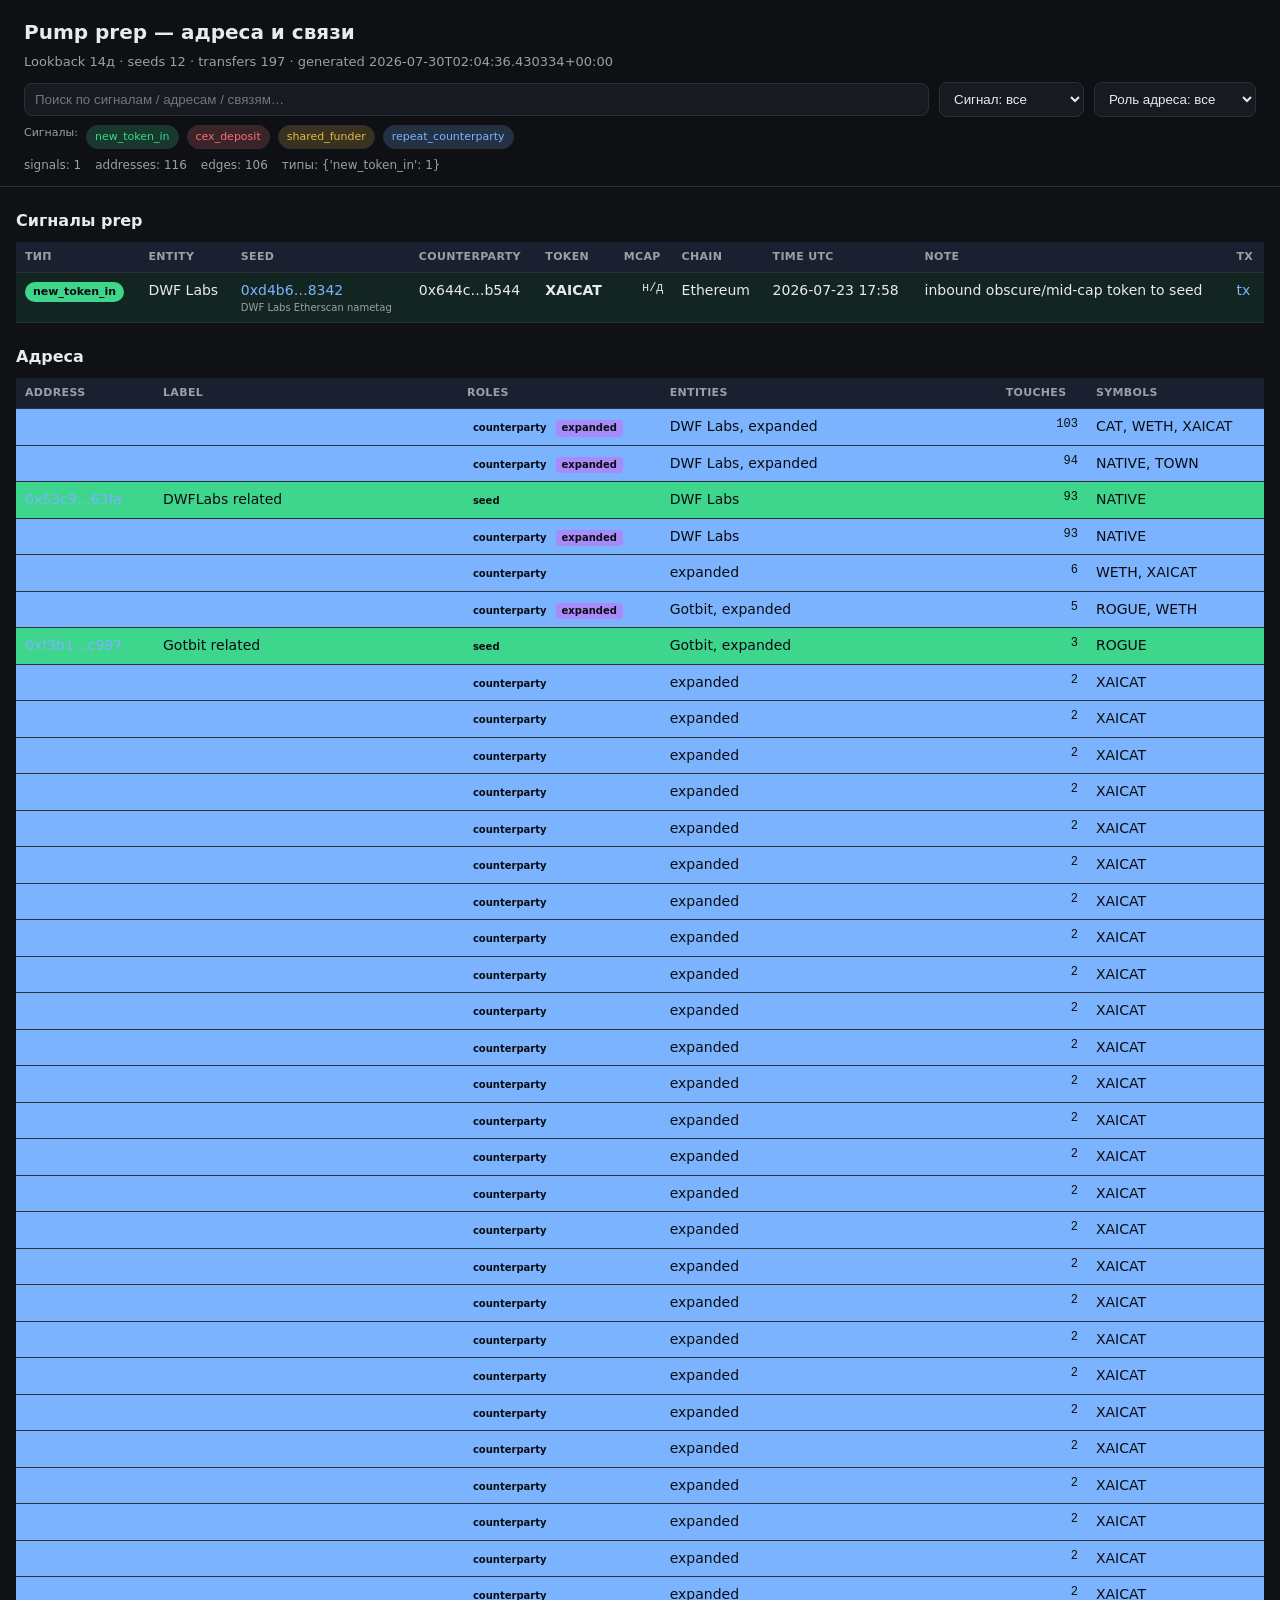
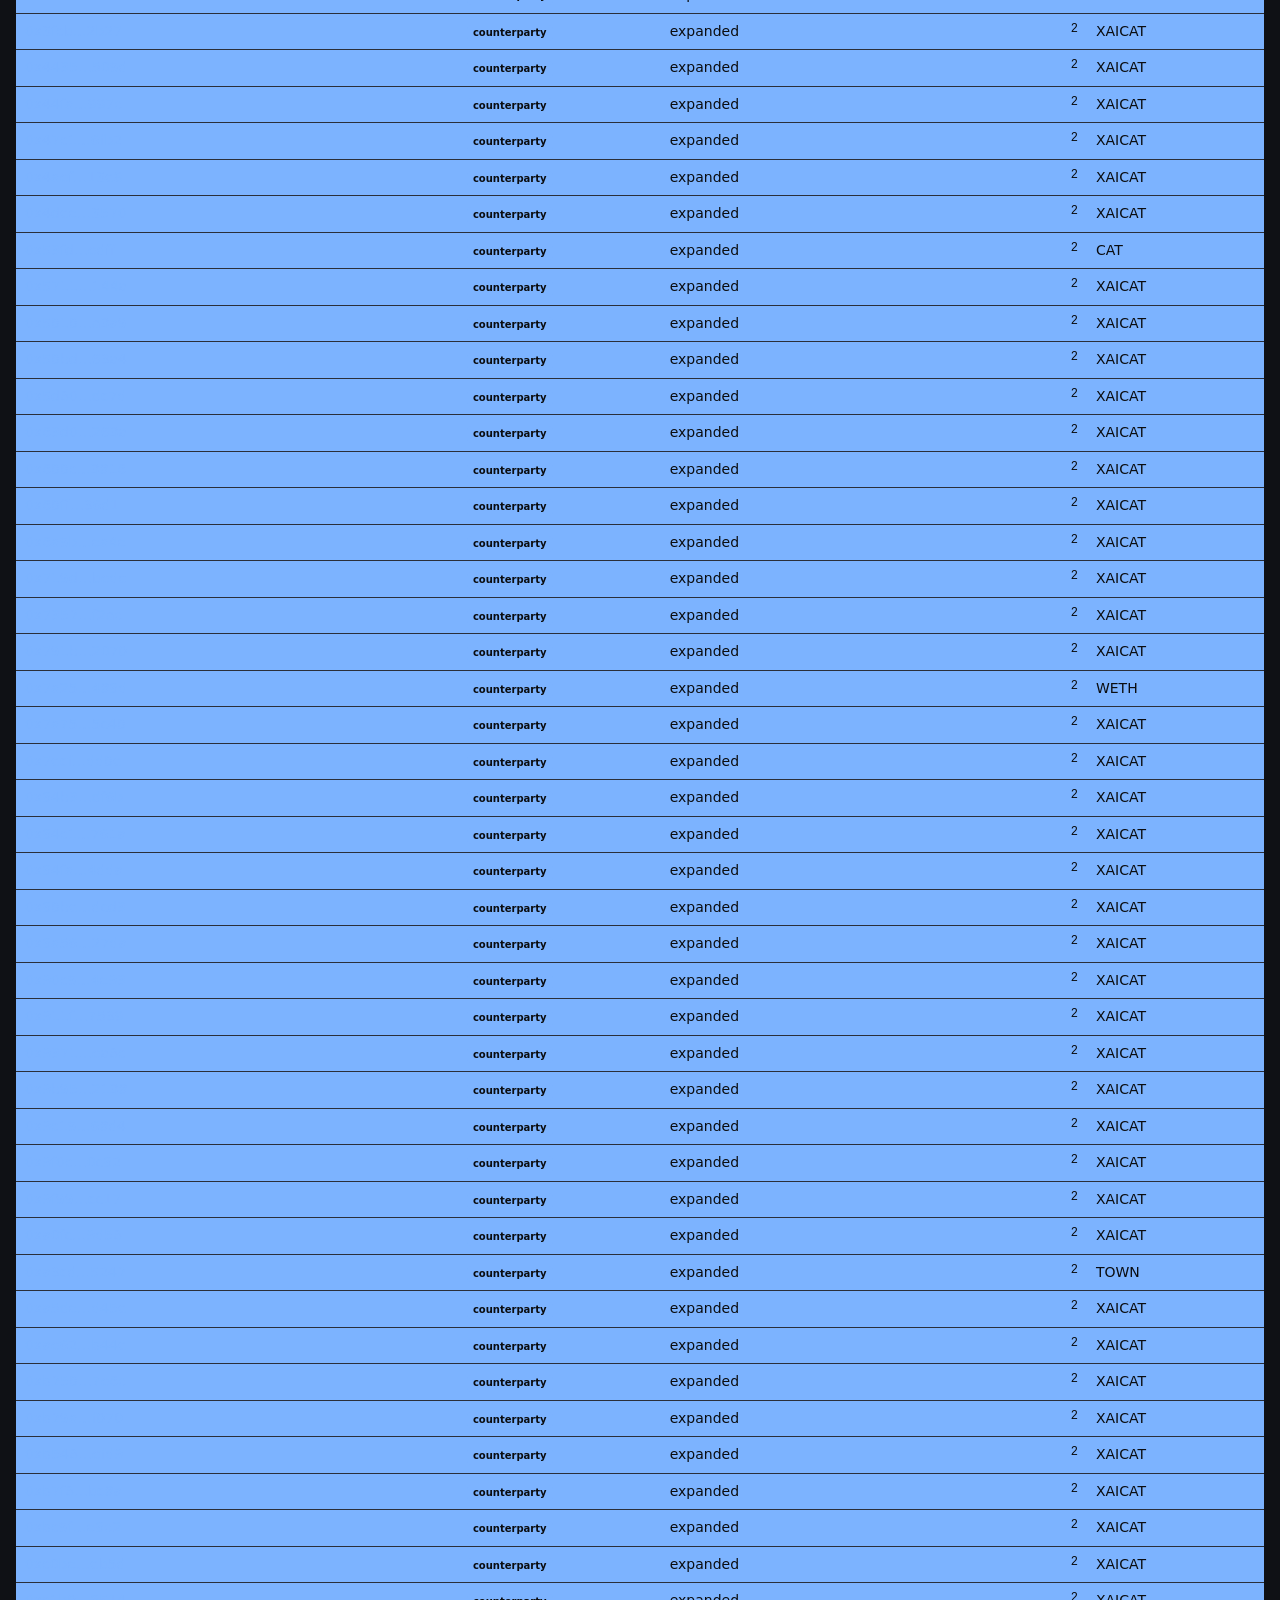
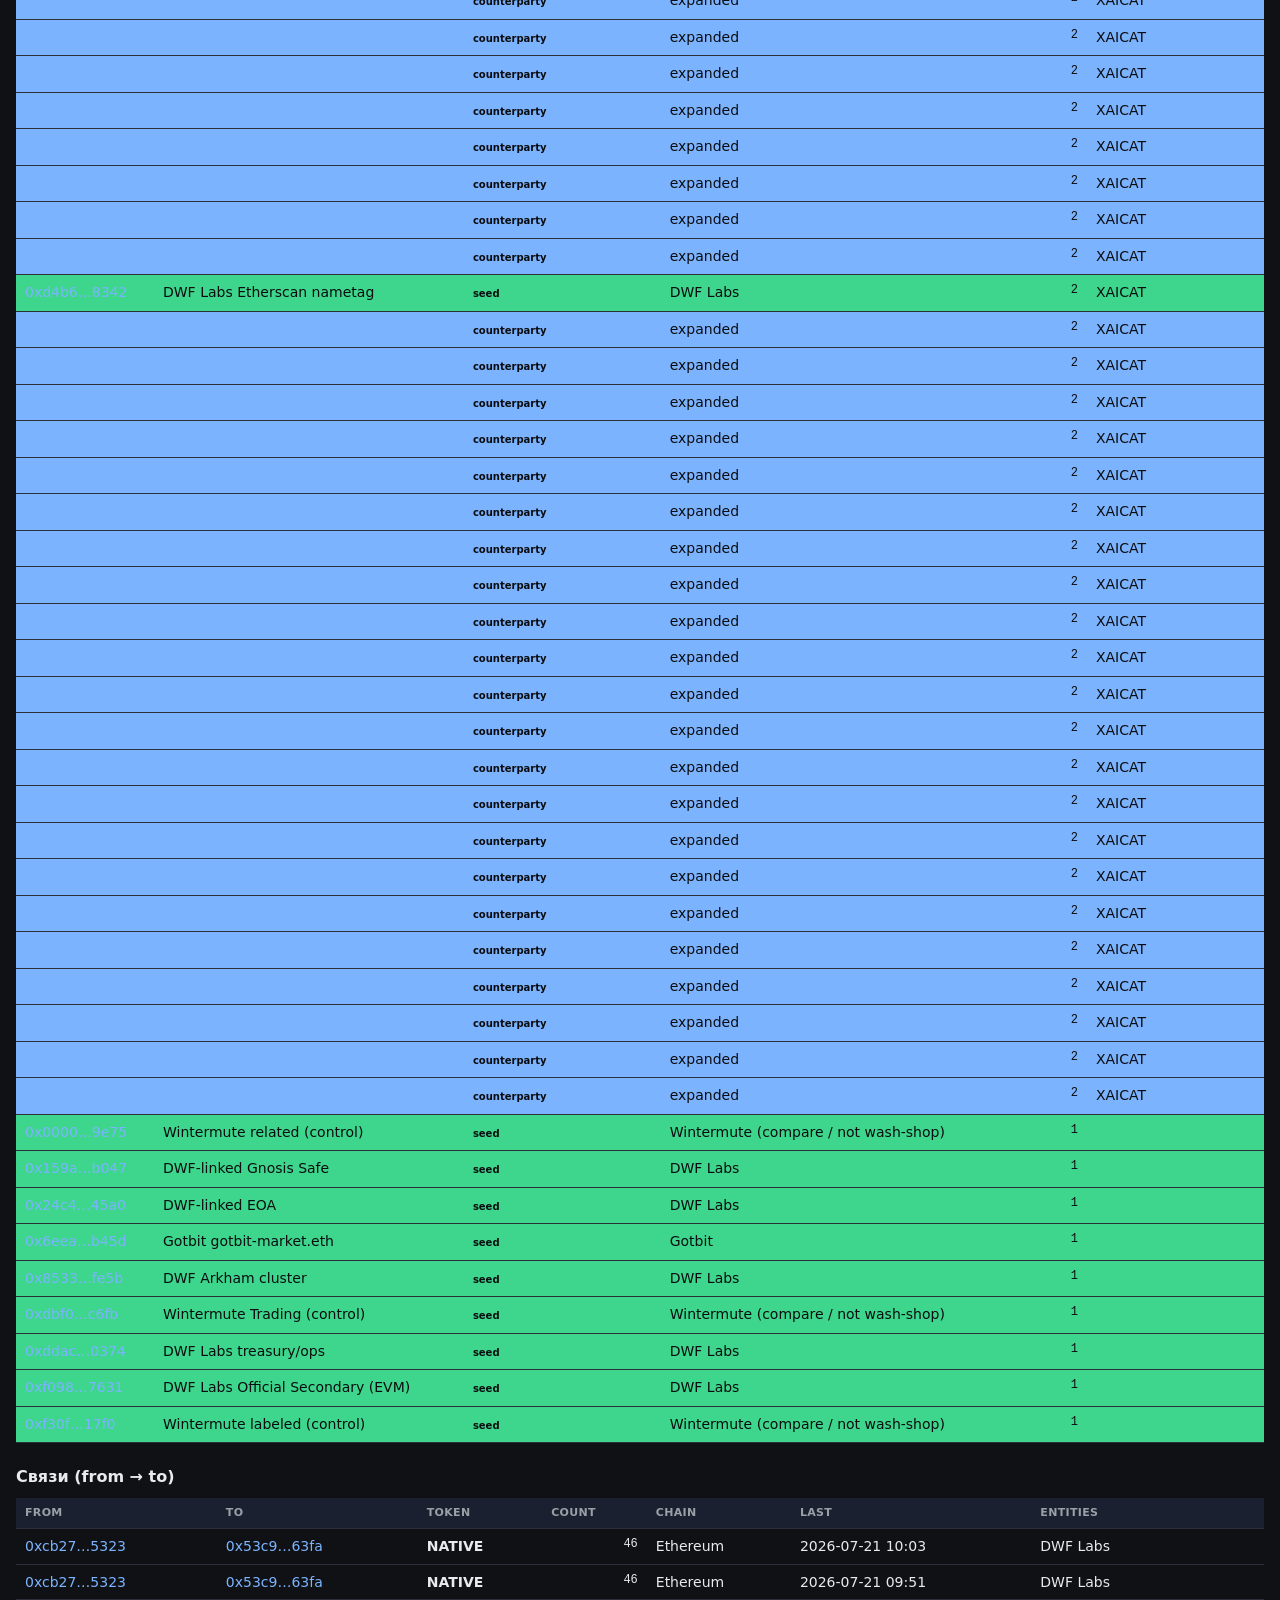
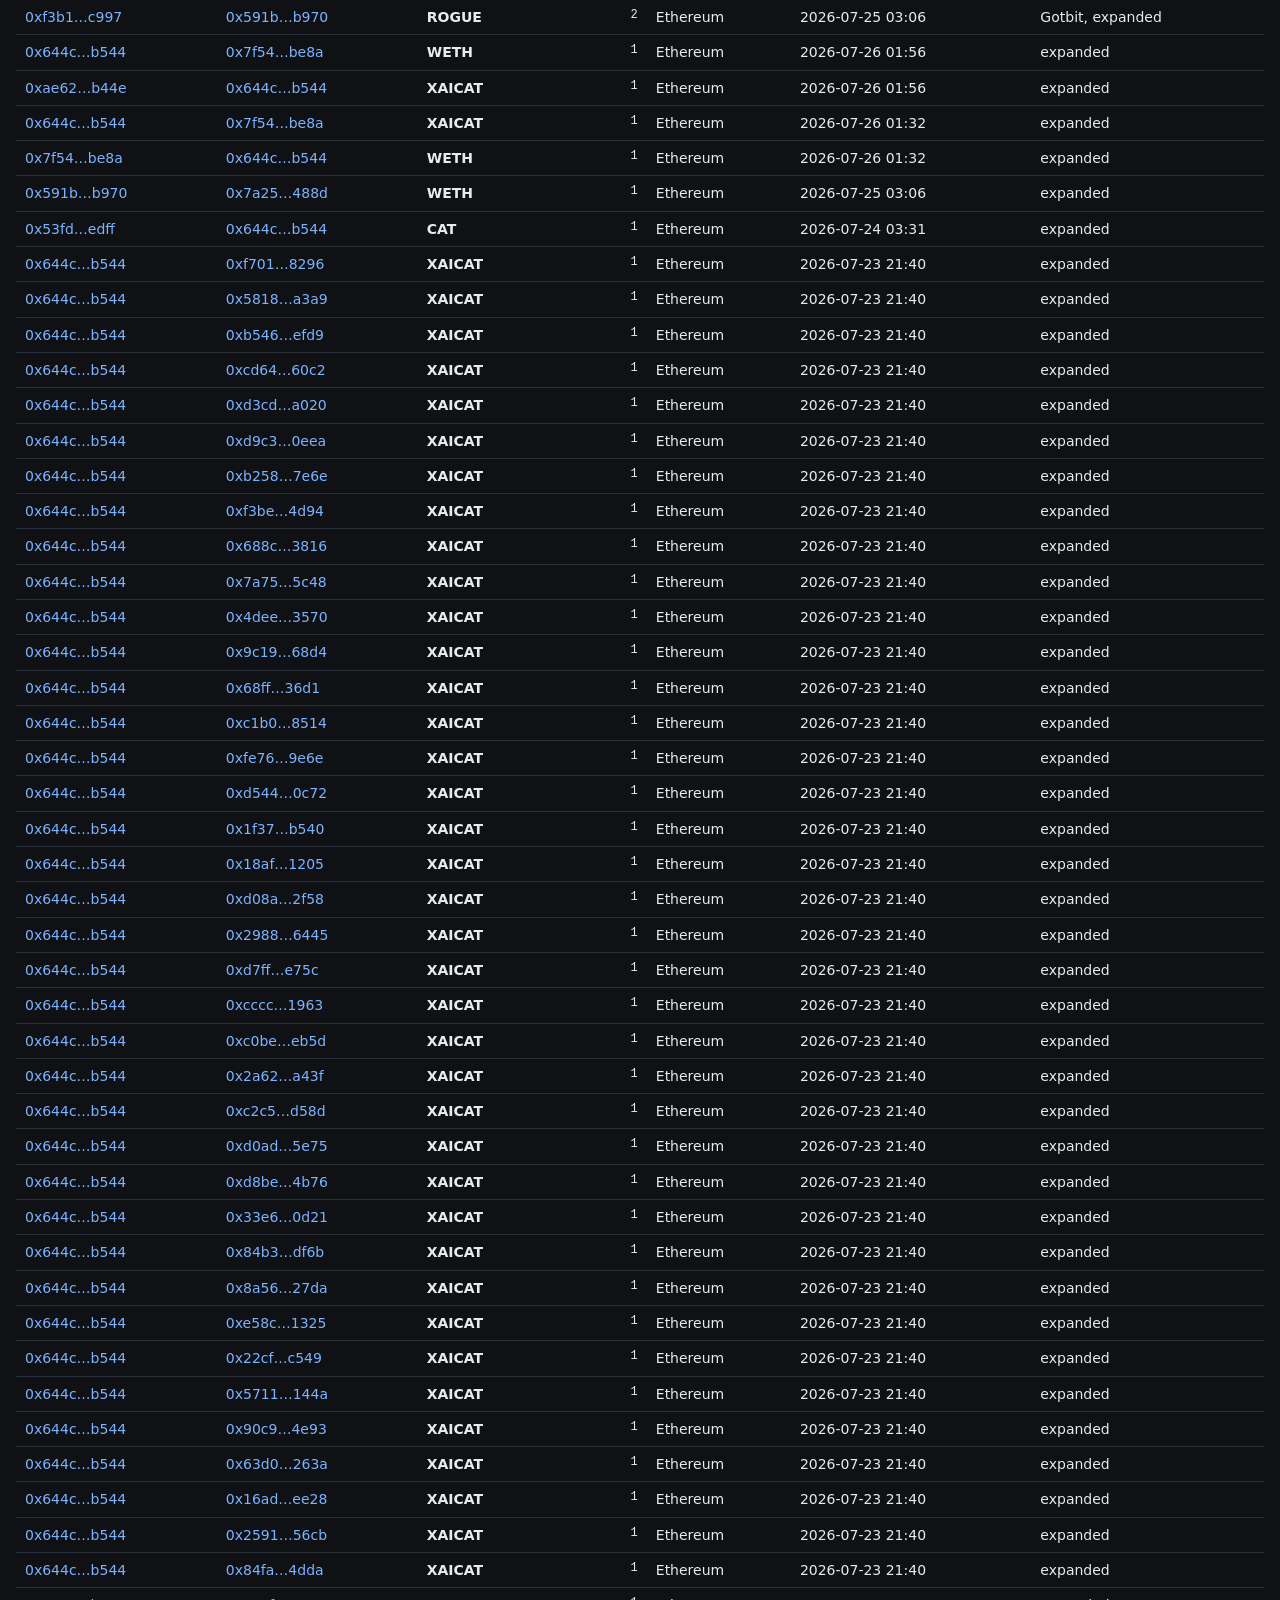
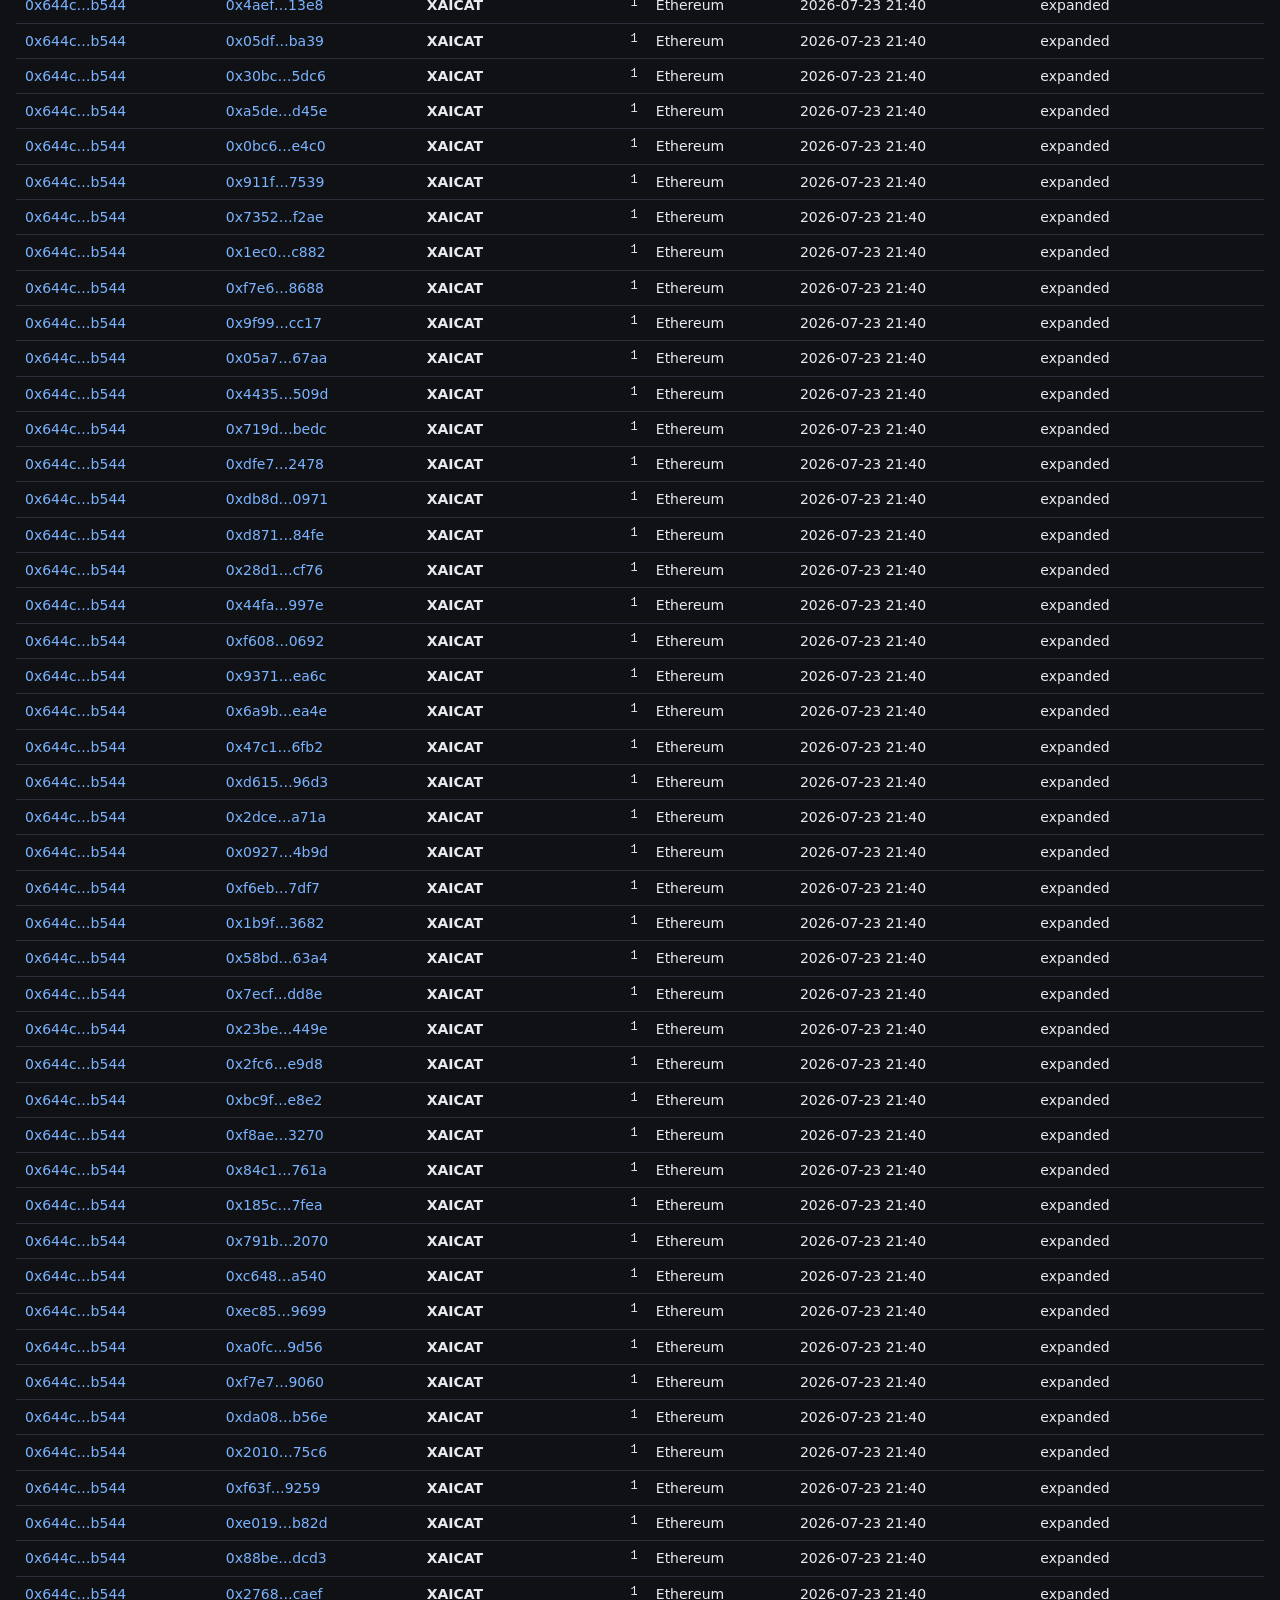
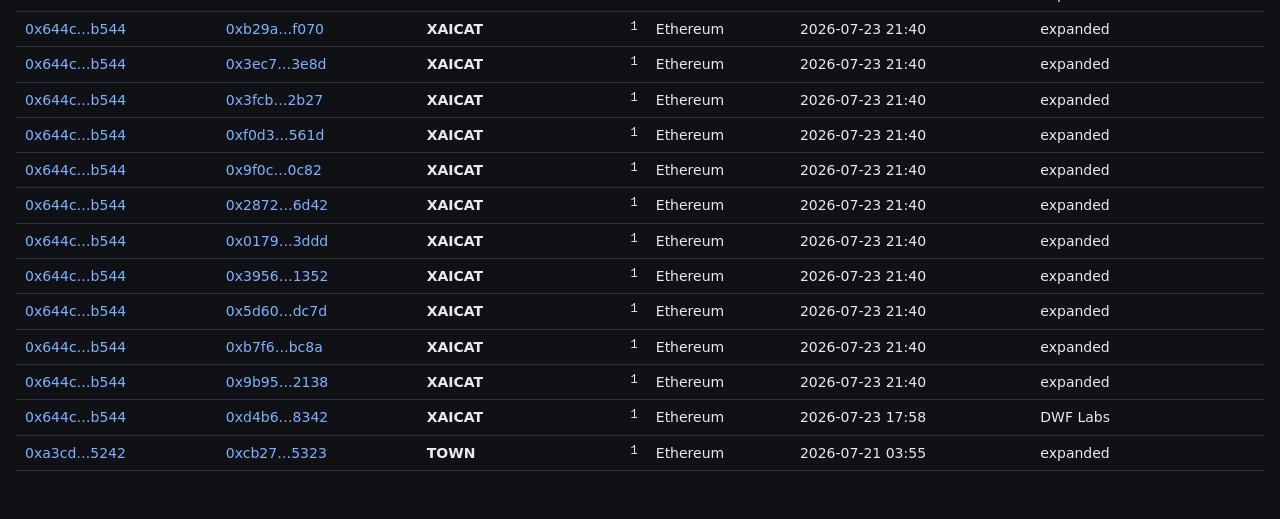
<file: pump_prep/out/pump_prep_report.html>
<!DOCTYPE html>
<html lang="ru">
<head>
<meta charset="utf-8"/>
<meta name="viewport" content="width=device-width, initial-scale=1"/>
<title>Pump prep — адреса и связи</title>
<style>
:root {
  --bg:#0f1115; --panel:#171a21; --text:#e8eaed; --muted:#9aa0a6; --line:#2a2f3a;
  --accent:#7cb3ff; --danger:#f07178; --warn:#e6b84d; --ok:#3dd68c; --info:#7cb3ff;
}
* { box-sizing:border-box; }
body { margin:0; font:14px/1.45 ui-sans-serif,system-ui,sans-serif; background:var(--bg); color:var(--text); }
header { padding:18px 24px 12px; position:sticky; top:0; background:rgba(15,17,21,.96); backdrop-filter:blur(8px); border-bottom:1px solid var(--line); z-index:5; }
h1 { margin:0 0 6px; font-size:20px; font-weight:650; }
h2 { margin:22px 0 10px; font-size:16px; }
.meta { color:var(--muted); font-size:13px; margin-bottom:10px; }
.controls { display:flex; flex-wrap:wrap; gap:10px; align-items:center; margin-bottom:8px; }
input, select { background:var(--panel); color:var(--text); border:1px solid var(--line); border-radius:8px; padding:8px 10px; }
input { min-width:200px; flex:1; }
.stats { display:flex; gap:14px; flex-wrap:wrap; color:var(--muted); font-size:12px; }
.wrap { padding:0 16px 40px; overflow:auto; }
table { width:100%; border-collapse:collapse; min-width:960px; margin-bottom:8px; }
th, td { padding:7px 9px; border-bottom:1px solid var(--line); text-align:left; vertical-align:top; }
th { background:#1b2030; color:var(--muted); font-size:11px; text-transform:uppercase; letter-spacing:.03em; position:sticky; top:0; }
td.num { font-variant-numeric:tabular-nums; text-align:right; font-family:ui-monospace,Menlo,monospace; font-size:12px; }
.sub { color:var(--muted); font-size:10px; }
a { color:var(--accent); text-decoration:none; }
.pill { display:inline-block; padding:2px 8px; border-radius:999px; font-size:11px; font-weight:650; color:#0b0d10; }
.pill-new_token_in { background:#3dd68c; }
.pill-cex_deposit { background:#f07178; color:#fff; }
.pill-shared_funder { background:#e6b84d; }
.pill-repeat_counterparty { background:#7cb3ff; }
tr.sig-new_token_in td { background:rgba(61,214,140,.10); }
tr.sig-cex_deposit td { background:rgba(240,113,120,.12); }
tr.sig-shared_funder td { background:rgba(230,184,77,.10); }
tr.sig-repeat_counterparty td { background:rgba(124,179,255,.10); }
.role { display:inline-block; margin:1px 3px 1px 0; padding:1px 6px; border-radius:4px; font-size:10px; font-weight:650; background:#374151; color:#fff; }
.role-seed { background:#3dd68c; color:#0b0d10; }
.role-cex { background:#f07178; color:#fff; }
.role-counterparty { background:#7cb3ff; color:#0b0d10; }
.role-expanded { background:#a78bfa; color:#0b0d10; }
.role-shared_funder { background:#e6b84d; color:#0b0d10; }
.role-fresh { background:#5eead4; color:#0b0d10; }
.role-repeat_counterparty { background:#f9a8d4; color:#0b0d10; }
tr.role-seed td { background:rgba(61,214,140,.08); }
tr.role-cex td { background:rgba(240,113,120,.08); }
.cex { font-size:10px; background:#f07178; color:#fff; padding:1px 5px; border-radius:4px; margin-left:4px; }
tr.edge-cex td { background:rgba(240,113,120,.08); }
.legend { display:flex; flex-wrap:wrap; gap:8px; margin:8px 0; }
.legend span { font-size:11px; padding:3px 8px; border-radius:999px; border:1px solid var(--line); }
</style>
</head>
<body>
<header>
  <h1>Pump prep — адреса и связи</h1>
  <div class="meta">
    Lookback 14д · seeds 12 ·
    transfers 197 · generated 2026-07-30T02:04:36.430334+00:00
  </div>
  <div class="controls">
    <input id="q" type="text" placeholder="Поиск по сигналам / адресам / связям…" />
    <select id="stype">
      <option value="all">Сигнал: все</option>
      <option value='new_token_in'>new_token_in (1)</option>
    </select>
    <select id="arole">
      <option value="all">Роль адреса: все</option>
      <option value="seed">seed</option>
      <option value="counterparty">counterparty</option>
      <option value="cex">cex</option>
      <option value="expanded">expanded</option>
      <option value="shared_funder">shared_funder</option>
      <option value="fresh">fresh</option>
      <option value="repeat_counterparty">repeat_counterparty</option>
    </select>
  </div>
  <div class="legend">
    <span style="color:var(--muted);border:none;padding:0">Сигналы:</span>
    <span style="background:rgba(61,214,140,.2);color:#3dd68c">new_token_in</span>
    <span style="background:rgba(240,113,120,.2);color:#f07178">cex_deposit</span>
    <span style="background:rgba(230,184,77,.2);color:#e6b84d">shared_funder</span>
    <span style="background:rgba(124,179,255,.2);color:#7cb3ff">repeat_counterparty</span>
  </div>
  <div class="stats">
    <span id="shown-sig">signals: 1</span>
    <span id="shown-addr">addresses: 116</span>
    <span id="shown-edge">edges: 106</span>
    <span>типы: {&#x27;new_token_in&#x27;: 1}</span>
  </div>
</header>

<div class="wrap">
  <h2>Сигналы prep</h2>
  <table id="sig">
    <thead><tr>
      <th>Тип</th><th>Entity</th><th>Seed</th><th>Counterparty</th>
      <th>Token</th><th>Mcap</th><th>Chain</th><th>Time UTC</th><th>Note</th><th>Tx</th>
    </tr></thead>
    <tbody>
      <tr class='sig-new_token_in' data-type='new_token_in' data-entity='DWF Labs' data-sym='XAICAT' data-q='new_token_in dwf labs xaicat inbound obscure/mid-cap token to seed 0xd4b69e8d62c880e9dd55d419d5e07435c3538342 0x644cc87ba4976cdbbc465768c24720b76022b544'><td><span class='pill pill-new_token_in'>new_token_in</span></td><td>DWF Labs</td><td title='0xd4b69e8d62c880e9dd55d419d5e07435c3538342'><a href='https://etherscan.io/address/0xd4b69e8d62c880e9dd55d419d5e07435c3538342' target='_blank' rel='noopener'>0xd4b6…8342</a><div class='sub'>DWF Labs Etherscan nametag</div></td><td title='0x644cc87ba4976cdbbc465768c24720b76022b544'>0x644c…b544</td><td><b>XAICAT</b></td><td class='num'>н/д</td><td>Ethereum</td><td>2026-07-23 17:58</td><td>inbound obscure/mid-cap token to seed</td><td><a href='https://etherscan.io/tx/0x1a14b4bb4b4b92bbbc3a44c912dfe804d59de548fa4d68974e8b72f3f8da8586' target='_blank' rel='noopener'>tx</a></td></tr>
    </tbody>
  </table>

  <h2>Адреса</h2>
  <table id="addr">
    <thead><tr>
      <th>Address</th><th>Label</th><th>Roles</th><th>Entities</th><th>Touches</th><th>Symbols</th>
    </tr></thead>
    <tbody>
      <tr class='role-counterparty' data-role='counterparty,expanded' data-entity='DWF Labs, expanded' data-q='0x644cc87ba4976cdbbc465768c24720b76022b544  counterparty expanded'><td title='0x644cc87ba4976cdbbc465768c24720b76022b544'><a href='https://etherscan.io/address/0x644cc87ba4976cdbbc465768c24720b76022b544' target='_blank' rel='noopener'>0x644c…b544</a></td><td></td><td><span class='role role-counterparty'>counterparty</span><span class='role role-expanded'>expanded</span></td><td>DWF Labs, expanded</td><td class='num'>103</td><td>CAT, WETH, XAICAT</td></tr><tr class='role-counterparty' data-role='counterparty,expanded' data-entity='DWF Labs, expanded' data-q='0xcb273ae0a161d480067d0c4de39ccd5ad8385323  counterparty expanded'><td title='0xcb273ae0a161d480067d0c4de39ccd5ad8385323'><a href='https://etherscan.io/address/0xcb273ae0a161d480067d0c4de39ccd5ad8385323' target='_blank' rel='noopener'>0xcb27…5323</a></td><td></td><td><span class='role role-counterparty'>counterparty</span><span class='role role-expanded'>expanded</span></td><td>DWF Labs, expanded</td><td class='num'>94</td><td>NATIVE, TOWN</td></tr><tr class='role-seed' data-role='seed' data-entity='DWF Labs' data-q='0x53c902a9ef069f3b85e5e71f918c4d582f3063fa dwflabs related seed'><td title='0x53c902a9ef069f3b85e5e71f918c4d582f3063fa'><a href='https://etherscan.io/address/0x53c902a9ef069f3b85e5e71f918c4d582f3063fa' target='_blank' rel='noopener'>0x53c9…63fa</a></td><td>DWFLabs related</td><td><span class='role role-seed'>seed</span></td><td>DWF Labs</td><td class='num'>93</td><td>NATIVE</td></tr><tr class='role-counterparty' data-role='counterparty,expanded' data-entity='DWF Labs' data-q='0xcb2772731ffabf3016e6fe5503d04272a7ac5323  counterparty expanded'><td title='0xcb2772731ffabf3016e6fe5503d04272a7ac5323'><a href='https://etherscan.io/address/0xcb2772731ffabf3016e6fe5503d04272a7ac5323' target='_blank' rel='noopener'>0xcb27…5323</a></td><td></td><td><span class='role role-counterparty'>counterparty</span><span class='role role-expanded'>expanded</span></td><td>DWF Labs</td><td class='num'>93</td><td>NATIVE</td></tr><tr class='role-counterparty' data-role='counterparty' data-entity='expanded' data-q='0x7f54f05635d15cde17a49502fedb9d1803a3be8a  counterparty'><td title='0x7f54f05635d15cde17a49502fedb9d1803a3be8a'><a href='https://etherscan.io/address/0x7f54f05635d15cde17a49502fedb9d1803a3be8a' target='_blank' rel='noopener'>0x7f54…be8a</a></td><td></td><td><span class='role role-counterparty'>counterparty</span></td><td>expanded</td><td class='num'>6</td><td>WETH, XAICAT</td></tr><tr class='role-counterparty' data-role='counterparty,expanded' data-entity='Gotbit, expanded' data-q='0x591b1c81594bc14aa0a768c1bc0e2e3056cfb970  counterparty expanded'><td title='0x591b1c81594bc14aa0a768c1bc0e2e3056cfb970'><a href='https://etherscan.io/address/0x591b1c81594bc14aa0a768c1bc0e2e3056cfb970' target='_blank' rel='noopener'>0x591b…b970</a></td><td></td><td><span class='role role-counterparty'>counterparty</span><span class='role role-expanded'>expanded</span></td><td>Gotbit, expanded</td><td class='num'>5</td><td>ROGUE, WETH</td></tr><tr class='role-seed' data-role='seed' data-entity='Gotbit, expanded' data-q='0xf3b1c99ff41836dbd20eaa1a5d502213a49ec997 gotbit related seed'><td title='0xf3b1c99ff41836dbd20eaa1a5d502213a49ec997'><a href='https://etherscan.io/address/0xf3b1c99ff41836dbd20eaa1a5d502213a49ec997' target='_blank' rel='noopener'>0xf3b1…c997</a></td><td>Gotbit related</td><td><span class='role role-seed'>seed</span></td><td>Gotbit, expanded</td><td class='num'>3</td><td>ROGUE</td></tr><tr class='role-counterparty' data-role='counterparty' data-entity='expanded' data-q='0x01794b383ef6fe4e43ce4181a23523f547ac3ddd  counterparty'><td title='0x01794b383ef6fe4e43ce4181a23523f547ac3ddd'><a href='https://etherscan.io/address/0x01794b383ef6fe4e43ce4181a23523f547ac3ddd' target='_blank' rel='noopener'>0x0179…3ddd</a></td><td></td><td><span class='role role-counterparty'>counterparty</span></td><td>expanded</td><td class='num'>2</td><td>XAICAT</td></tr><tr class='role-counterparty' data-role='counterparty' data-entity='expanded' data-q='0x05a77b65c3084fc307f89b22ac59e17d977367aa  counterparty'><td title='0x05a77b65c3084fc307f89b22ac59e17d977367aa'><a href='https://etherscan.io/address/0x05a77b65c3084fc307f89b22ac59e17d977367aa' target='_blank' rel='noopener'>0x05a7…67aa</a></td><td></td><td><span class='role role-counterparty'>counterparty</span></td><td>expanded</td><td class='num'>2</td><td>XAICAT</td></tr><tr class='role-counterparty' data-role='counterparty' data-entity='expanded' data-q='0x05df8c46c75a06ee097c0a90f9fbe8a11a4eba39  counterparty'><td title='0x05df8c46c75a06ee097c0a90f9fbe8a11a4eba39'><a href='https://etherscan.io/address/0x05df8c46c75a06ee097c0a90f9fbe8a11a4eba39' target='_blank' rel='noopener'>0x05df…ba39</a></td><td></td><td><span class='role role-counterparty'>counterparty</span></td><td>expanded</td><td class='num'>2</td><td>XAICAT</td></tr><tr class='role-counterparty' data-role='counterparty' data-entity='expanded' data-q='0x09277da77eb2d39893e9abf5f53c0925ab924b9d  counterparty'><td title='0x09277da77eb2d39893e9abf5f53c0925ab924b9d'><a href='https://etherscan.io/address/0x09277da77eb2d39893e9abf5f53c0925ab924b9d' target='_blank' rel='noopener'>0x0927…4b9d</a></td><td></td><td><span class='role role-counterparty'>counterparty</span></td><td>expanded</td><td class='num'>2</td><td>XAICAT</td></tr><tr class='role-counterparty' data-role='counterparty' data-entity='expanded' data-q='0x0bc6ffdc22f324fb4f4506b7b18f98689be9e4c0  counterparty'><td title='0x0bc6ffdc22f324fb4f4506b7b18f98689be9e4c0'><a href='https://etherscan.io/address/0x0bc6ffdc22f324fb4f4506b7b18f98689be9e4c0' target='_blank' rel='noopener'>0x0bc6…e4c0</a></td><td></td><td><span class='role role-counterparty'>counterparty</span></td><td>expanded</td><td class='num'>2</td><td>XAICAT</td></tr><tr class='role-counterparty' data-role='counterparty' data-entity='expanded' data-q='0x16ad73099f6da4b100fdd3176b4162bef2c4ee28  counterparty'><td title='0x16ad73099f6da4b100fdd3176b4162bef2c4ee28'><a href='https://etherscan.io/address/0x16ad73099f6da4b100fdd3176b4162bef2c4ee28' target='_blank' rel='noopener'>0x16ad…ee28</a></td><td></td><td><span class='role role-counterparty'>counterparty</span></td><td>expanded</td><td class='num'>2</td><td>XAICAT</td></tr><tr class='role-counterparty' data-role='counterparty' data-entity='expanded' data-q='0x185ce8f4afdb112ad99b26891d6824cbae5b7fea  counterparty'><td title='0x185ce8f4afdb112ad99b26891d6824cbae5b7fea'><a href='https://etherscan.io/address/0x185ce8f4afdb112ad99b26891d6824cbae5b7fea' target='_blank' rel='noopener'>0x185c…7fea</a></td><td></td><td><span class='role role-counterparty'>counterparty</span></td><td>expanded</td><td class='num'>2</td><td>XAICAT</td></tr><tr class='role-counterparty' data-role='counterparty' data-entity='expanded' data-q='0x18afa21b4752837327711593f8cb19241d311205  counterparty'><td title='0x18afa21b4752837327711593f8cb19241d311205'><a href='https://etherscan.io/address/0x18afa21b4752837327711593f8cb19241d311205' target='_blank' rel='noopener'>0x18af…1205</a></td><td></td><td><span class='role role-counterparty'>counterparty</span></td><td>expanded</td><td class='num'>2</td><td>XAICAT</td></tr><tr class='role-counterparty' data-role='counterparty' data-entity='expanded' data-q='0x1b9fecde11f3d45e0b06ee8c09a9f24132af3682  counterparty'><td title='0x1b9fecde11f3d45e0b06ee8c09a9f24132af3682'><a href='https://etherscan.io/address/0x1b9fecde11f3d45e0b06ee8c09a9f24132af3682' target='_blank' rel='noopener'>0x1b9f…3682</a></td><td></td><td><span class='role role-counterparty'>counterparty</span></td><td>expanded</td><td class='num'>2</td><td>XAICAT</td></tr><tr class='role-counterparty' data-role='counterparty' data-entity='expanded' data-q='0x1ec0760780056208c316e62efe87c316fc03c882  counterparty'><td title='0x1ec0760780056208c316e62efe87c316fc03c882'><a href='https://etherscan.io/address/0x1ec0760780056208c316e62efe87c316fc03c882' target='_blank' rel='noopener'>0x1ec0…c882</a></td><td></td><td><span class='role role-counterparty'>counterparty</span></td><td>expanded</td><td class='num'>2</td><td>XAICAT</td></tr><tr class='role-counterparty' data-role='counterparty' data-entity='expanded' data-q='0x1f3700f80a28c462d93f66f22284a2b14fbab540  counterparty'><td title='0x1f3700f80a28c462d93f66f22284a2b14fbab540'><a href='https://etherscan.io/address/0x1f3700f80a28c462d93f66f22284a2b14fbab540' target='_blank' rel='noopener'>0x1f37…b540</a></td><td></td><td><span class='role role-counterparty'>counterparty</span></td><td>expanded</td><td class='num'>2</td><td>XAICAT</td></tr><tr class='role-counterparty' data-role='counterparty' data-entity='expanded' data-q='0x20109d75a6ed9ff874e8bd00ca7a4c4483f175c6  counterparty'><td title='0x20109d75a6ed9ff874e8bd00ca7a4c4483f175c6'><a href='https://etherscan.io/address/0x20109d75a6ed9ff874e8bd00ca7a4c4483f175c6' target='_blank' rel='noopener'>0x2010…75c6</a></td><td></td><td><span class='role role-counterparty'>counterparty</span></td><td>expanded</td><td class='num'>2</td><td>XAICAT</td></tr><tr class='role-counterparty' data-role='counterparty' data-entity='expanded' data-q='0x22cf97f9bc3b4bba74b07d540b9e2b8c2094c549  counterparty'><td title='0x22cf97f9bc3b4bba74b07d540b9e2b8c2094c549'><a href='https://etherscan.io/address/0x22cf97f9bc3b4bba74b07d540b9e2b8c2094c549' target='_blank' rel='noopener'>0x22cf…c549</a></td><td></td><td><span class='role role-counterparty'>counterparty</span></td><td>expanded</td><td class='num'>2</td><td>XAICAT</td></tr><tr class='role-counterparty' data-role='counterparty' data-entity='expanded' data-q='0x23be9741d1c979d66d5b9950c9583c0417ab449e  counterparty'><td title='0x23be9741d1c979d66d5b9950c9583c0417ab449e'><a href='https://etherscan.io/address/0x23be9741d1c979d66d5b9950c9583c0417ab449e' target='_blank' rel='noopener'>0x23be…449e</a></td><td></td><td><span class='role role-counterparty'>counterparty</span></td><td>expanded</td><td class='num'>2</td><td>XAICAT</td></tr><tr class='role-counterparty' data-role='counterparty' data-entity='expanded' data-q='0x2591324fd7cda050c09a72aff7dde3ef158c56cb  counterparty'><td title='0x2591324fd7cda050c09a72aff7dde3ef158c56cb'><a href='https://etherscan.io/address/0x2591324fd7cda050c09a72aff7dde3ef158c56cb' target='_blank' rel='noopener'>0x2591…56cb</a></td><td></td><td><span class='role role-counterparty'>counterparty</span></td><td>expanded</td><td class='num'>2</td><td>XAICAT</td></tr><tr class='role-counterparty' data-role='counterparty' data-entity='expanded' data-q='0x2768fb5710b10f4c966389952498cc2b3de9caef  counterparty'><td title='0x2768fb5710b10f4c966389952498cc2b3de9caef'><a href='https://etherscan.io/address/0x2768fb5710b10f4c966389952498cc2b3de9caef' target='_blank' rel='noopener'>0x2768…caef</a></td><td></td><td><span class='role role-counterparty'>counterparty</span></td><td>expanded</td><td class='num'>2</td><td>XAICAT</td></tr><tr class='role-counterparty' data-role='counterparty' data-entity='expanded' data-q='0x2872d6497b503d0d6865463194ab10beff4c6d42  counterparty'><td title='0x2872d6497b503d0d6865463194ab10beff4c6d42'><a href='https://etherscan.io/address/0x2872d6497b503d0d6865463194ab10beff4c6d42' target='_blank' rel='noopener'>0x2872…6d42</a></td><td></td><td><span class='role role-counterparty'>counterparty</span></td><td>expanded</td><td class='num'>2</td><td>XAICAT</td></tr><tr class='role-counterparty' data-role='counterparty' data-entity='expanded' data-q='0x28d15b9a39969900ef350694240b434ccfaecf76  counterparty'><td title='0x28d15b9a39969900ef350694240b434ccfaecf76'><a href='https://etherscan.io/address/0x28d15b9a39969900ef350694240b434ccfaecf76' target='_blank' rel='noopener'>0x28d1…cf76</a></td><td></td><td><span class='role role-counterparty'>counterparty</span></td><td>expanded</td><td class='num'>2</td><td>XAICAT</td></tr><tr class='role-counterparty' data-role='counterparty' data-entity='expanded' data-q='0x2988983d105436843757ce8e45be5b3af3736445  counterparty'><td title='0x2988983d105436843757ce8e45be5b3af3736445'><a href='https://etherscan.io/address/0x2988983d105436843757ce8e45be5b3af3736445' target='_blank' rel='noopener'>0x2988…6445</a></td><td></td><td><span class='role role-counterparty'>counterparty</span></td><td>expanded</td><td class='num'>2</td><td>XAICAT</td></tr><tr class='role-counterparty' data-role='counterparty' data-entity='expanded' data-q='0x2a623b86bf2537d127c6c2c9efd82ffe90e5a43f  counterparty'><td title='0x2a623b86bf2537d127c6c2c9efd82ffe90e5a43f'><a href='https://etherscan.io/address/0x2a623b86bf2537d127c6c2c9efd82ffe90e5a43f' target='_blank' rel='noopener'>0x2a62…a43f</a></td><td></td><td><span class='role role-counterparty'>counterparty</span></td><td>expanded</td><td class='num'>2</td><td>XAICAT</td></tr><tr class='role-counterparty' data-role='counterparty' data-entity='expanded' data-q='0x2dce7632866e1c795e5644d30173d18b1dfaa71a  counterparty'><td title='0x2dce7632866e1c795e5644d30173d18b1dfaa71a'><a href='https://etherscan.io/address/0x2dce7632866e1c795e5644d30173d18b1dfaa71a' target='_blank' rel='noopener'>0x2dce…a71a</a></td><td></td><td><span class='role role-counterparty'>counterparty</span></td><td>expanded</td><td class='num'>2</td><td>XAICAT</td></tr><tr class='role-counterparty' data-role='counterparty' data-entity='expanded' data-q='0x2fc648b931633c0fb1048bb82ab63154b742e9d8  counterparty'><td title='0x2fc648b931633c0fb1048bb82ab63154b742e9d8'><a href='https://etherscan.io/address/0x2fc648b931633c0fb1048bb82ab63154b742e9d8' target='_blank' rel='noopener'>0x2fc6…e9d8</a></td><td></td><td><span class='role role-counterparty'>counterparty</span></td><td>expanded</td><td class='num'>2</td><td>XAICAT</td></tr><tr class='role-counterparty' data-role='counterparty' data-entity='expanded' data-q='0x30bc2a45258a112502a42ed186414e768c735dc6  counterparty'><td title='0x30bc2a45258a112502a42ed186414e768c735dc6'><a href='https://etherscan.io/address/0x30bc2a45258a112502a42ed186414e768c735dc6' target='_blank' rel='noopener'>0x30bc…5dc6</a></td><td></td><td><span class='role role-counterparty'>counterparty</span></td><td>expanded</td><td class='num'>2</td><td>XAICAT</td></tr><tr class='role-counterparty' data-role='counterparty' data-entity='expanded' data-q='0x33e60fe42d9f8ca405aa1da68af3d41043510d21  counterparty'><td title='0x33e60fe42d9f8ca405aa1da68af3d41043510d21'><a href='https://etherscan.io/address/0x33e60fe42d9f8ca405aa1da68af3d41043510d21' target='_blank' rel='noopener'>0x33e6…0d21</a></td><td></td><td><span class='role role-counterparty'>counterparty</span></td><td>expanded</td><td class='num'>2</td><td>XAICAT</td></tr><tr class='role-counterparty' data-role='counterparty' data-entity='expanded' data-q='0x3956ff98921f92f02d3a07348883a3cb07681352  counterparty'><td title='0x3956ff98921f92f02d3a07348883a3cb07681352'><a href='https://etherscan.io/address/0x3956ff98921f92f02d3a07348883a3cb07681352' target='_blank' rel='noopener'>0x3956…1352</a></td><td></td><td><span class='role role-counterparty'>counterparty</span></td><td>expanded</td><td class='num'>2</td><td>XAICAT</td></tr><tr class='role-counterparty' data-role='counterparty' data-entity='expanded' data-q='0x3ec7826fd5b401f0b5953030d81f2f65a5153e8d  counterparty'><td title='0x3ec7826fd5b401f0b5953030d81f2f65a5153e8d'><a href='https://etherscan.io/address/0x3ec7826fd5b401f0b5953030d81f2f65a5153e8d' target='_blank' rel='noopener'>0x3ec7…3e8d</a></td><td></td><td><span class='role role-counterparty'>counterparty</span></td><td>expanded</td><td class='num'>2</td><td>XAICAT</td></tr><tr class='role-counterparty' data-role='counterparty' data-entity='expanded' data-q='0x3fcbdb7cbf24384a6e87b2a30091ea1277062b27  counterparty'><td title='0x3fcbdb7cbf24384a6e87b2a30091ea1277062b27'><a href='https://etherscan.io/address/0x3fcbdb7cbf24384a6e87b2a30091ea1277062b27' target='_blank' rel='noopener'>0x3fcb…2b27</a></td><td></td><td><span class='role role-counterparty'>counterparty</span></td><td>expanded</td><td class='num'>2</td><td>XAICAT</td></tr><tr class='role-counterparty' data-role='counterparty' data-entity='expanded' data-q='0x4435ee32907398de5db2ad5b287180dea609509d  counterparty'><td title='0x4435ee32907398de5db2ad5b287180dea609509d'><a href='https://etherscan.io/address/0x4435ee32907398de5db2ad5b287180dea609509d' target='_blank' rel='noopener'>0x4435…509d</a></td><td></td><td><span class='role role-counterparty'>counterparty</span></td><td>expanded</td><td class='num'>2</td><td>XAICAT</td></tr><tr class='role-counterparty' data-role='counterparty' data-entity='expanded' data-q='0x44fa5a54a252f4e30481ed8a370033cc0620997e  counterparty'><td title='0x44fa5a54a252f4e30481ed8a370033cc0620997e'><a href='https://etherscan.io/address/0x44fa5a54a252f4e30481ed8a370033cc0620997e' target='_blank' rel='noopener'>0x44fa…997e</a></td><td></td><td><span class='role role-counterparty'>counterparty</span></td><td>expanded</td><td class='num'>2</td><td>XAICAT</td></tr><tr class='role-counterparty' data-role='counterparty' data-entity='expanded' data-q='0x47c1061fbe3a487047d9d610320e84c96d636fb2  counterparty'><td title='0x47c1061fbe3a487047d9d610320e84c96d636fb2'><a href='https://etherscan.io/address/0x47c1061fbe3a487047d9d610320e84c96d636fb2' target='_blank' rel='noopener'>0x47c1…6fb2</a></td><td></td><td><span class='role role-counterparty'>counterparty</span></td><td>expanded</td><td class='num'>2</td><td>XAICAT</td></tr><tr class='role-counterparty' data-role='counterparty' data-entity='expanded' data-q='0x4aefa39caeadd662ae31ab0ce7c8c2c9c0a013e8  counterparty'><td title='0x4aefa39caeadd662ae31ab0ce7c8c2c9c0a013e8'><a href='https://etherscan.io/address/0x4aefa39caeadd662ae31ab0ce7c8c2c9c0a013e8' target='_blank' rel='noopener'>0x4aef…13e8</a></td><td></td><td><span class='role role-counterparty'>counterparty</span></td><td>expanded</td><td class='num'>2</td><td>XAICAT</td></tr><tr class='role-counterparty' data-role='counterparty' data-entity='expanded' data-q='0x4dee94e6fc71d4fd7ff4f3f6ef82bb99f0fc3570  counterparty'><td title='0x4dee94e6fc71d4fd7ff4f3f6ef82bb99f0fc3570'><a href='https://etherscan.io/address/0x4dee94e6fc71d4fd7ff4f3f6ef82bb99f0fc3570' target='_blank' rel='noopener'>0x4dee…3570</a></td><td></td><td><span class='role role-counterparty'>counterparty</span></td><td>expanded</td><td class='num'>2</td><td>XAICAT</td></tr><tr class='role-counterparty' data-role='counterparty' data-entity='expanded' data-q='0x53fdca91fd33b9131b5ceade42a3edbd9b38edff  counterparty'><td title='0x53fdca91fd33b9131b5ceade42a3edbd9b38edff'><a href='https://etherscan.io/address/0x53fdca91fd33b9131b5ceade42a3edbd9b38edff' target='_blank' rel='noopener'>0x53fd…edff</a></td><td></td><td><span class='role role-counterparty'>counterparty</span></td><td>expanded</td><td class='num'>2</td><td>CAT</td></tr><tr class='role-counterparty' data-role='counterparty' data-entity='expanded' data-q='0x571170b36d1f8898116c871e3697fbcf7505144a  counterparty'><td title='0x571170b36d1f8898116c871e3697fbcf7505144a'><a href='https://etherscan.io/address/0x571170b36d1f8898116c871e3697fbcf7505144a' target='_blank' rel='noopener'>0x5711…144a</a></td><td></td><td><span class='role role-counterparty'>counterparty</span></td><td>expanded</td><td class='num'>2</td><td>XAICAT</td></tr><tr class='role-counterparty' data-role='counterparty' data-entity='expanded' data-q='0x5818e2cbc0dc4e09b8e0f4f25bc7eb4f3025a3a9  counterparty'><td title='0x5818e2cbc0dc4e09b8e0f4f25bc7eb4f3025a3a9'><a href='https://etherscan.io/address/0x5818e2cbc0dc4e09b8e0f4f25bc7eb4f3025a3a9' target='_blank' rel='noopener'>0x5818…a3a9</a></td><td></td><td><span class='role role-counterparty'>counterparty</span></td><td>expanded</td><td class='num'>2</td><td>XAICAT</td></tr><tr class='role-counterparty' data-role='counterparty' data-entity='expanded' data-q='0x58bd72285cc29a0051978792135639f5e7fb63a4  counterparty'><td title='0x58bd72285cc29a0051978792135639f5e7fb63a4'><a href='https://etherscan.io/address/0x58bd72285cc29a0051978792135639f5e7fb63a4' target='_blank' rel='noopener'>0x58bd…63a4</a></td><td></td><td><span class='role role-counterparty'>counterparty</span></td><td>expanded</td><td class='num'>2</td><td>XAICAT</td></tr><tr class='role-counterparty' data-role='counterparty' data-entity='expanded' data-q='0x5d6098d60f458fe6541511431232884c17f1dc7d  counterparty'><td title='0x5d6098d60f458fe6541511431232884c17f1dc7d'><a href='https://etherscan.io/address/0x5d6098d60f458fe6541511431232884c17f1dc7d' target='_blank' rel='noopener'>0x5d60…dc7d</a></td><td></td><td><span class='role role-counterparty'>counterparty</span></td><td>expanded</td><td class='num'>2</td><td>XAICAT</td></tr><tr class='role-counterparty' data-role='counterparty' data-entity='expanded' data-q='0x63d0baf82084e572a857752554c309b54266263a  counterparty'><td title='0x63d0baf82084e572a857752554c309b54266263a'><a href='https://etherscan.io/address/0x63d0baf82084e572a857752554c309b54266263a' target='_blank' rel='noopener'>0x63d0…263a</a></td><td></td><td><span class='role role-counterparty'>counterparty</span></td><td>expanded</td><td class='num'>2</td><td>XAICAT</td></tr><tr class='role-counterparty' data-role='counterparty' data-entity='expanded' data-q='0x688cca3db4b1d8aa10f8faf769ff1ef11b843816  counterparty'><td title='0x688cca3db4b1d8aa10f8faf769ff1ef11b843816'><a href='https://etherscan.io/address/0x688cca3db4b1d8aa10f8faf769ff1ef11b843816' target='_blank' rel='noopener'>0x688c…3816</a></td><td></td><td><span class='role role-counterparty'>counterparty</span></td><td>expanded</td><td class='num'>2</td><td>XAICAT</td></tr><tr class='role-counterparty' data-role='counterparty' data-entity='expanded' data-q='0x68ff67db353a32d59e7eee9df252a71bded336d1  counterparty'><td title='0x68ff67db353a32d59e7eee9df252a71bded336d1'><a href='https://etherscan.io/address/0x68ff67db353a32d59e7eee9df252a71bded336d1' target='_blank' rel='noopener'>0x68ff…36d1</a></td><td></td><td><span class='role role-counterparty'>counterparty</span></td><td>expanded</td><td class='num'>2</td><td>XAICAT</td></tr><tr class='role-counterparty' data-role='counterparty' data-entity='expanded' data-q='0x6a9b53d6b198fa70cfd9fd0b5a6998241ec0ea4e  counterparty'><td title='0x6a9b53d6b198fa70cfd9fd0b5a6998241ec0ea4e'><a href='https://etherscan.io/address/0x6a9b53d6b198fa70cfd9fd0b5a6998241ec0ea4e' target='_blank' rel='noopener'>0x6a9b…ea4e</a></td><td></td><td><span class='role role-counterparty'>counterparty</span></td><td>expanded</td><td class='num'>2</td><td>XAICAT</td></tr><tr class='role-counterparty' data-role='counterparty' data-entity='expanded' data-q='0x719daa3be9d3db3cab79125a2d19a4a03aeebedc  counterparty'><td title='0x719daa3be9d3db3cab79125a2d19a4a03aeebedc'><a href='https://etherscan.io/address/0x719daa3be9d3db3cab79125a2d19a4a03aeebedc' target='_blank' rel='noopener'>0x719d…bedc</a></td><td></td><td><span class='role role-counterparty'>counterparty</span></td><td>expanded</td><td class='num'>2</td><td>XAICAT</td></tr><tr class='role-counterparty' data-role='counterparty' data-entity='expanded' data-q='0x735265e63dd77702d074836da01488bd8da8f2ae  counterparty'><td title='0x735265e63dd77702d074836da01488bd8da8f2ae'><a href='https://etherscan.io/address/0x735265e63dd77702d074836da01488bd8da8f2ae' target='_blank' rel='noopener'>0x7352…f2ae</a></td><td></td><td><span class='role role-counterparty'>counterparty</span></td><td>expanded</td><td class='num'>2</td><td>XAICAT</td></tr><tr class='role-counterparty' data-role='counterparty' data-entity='expanded' data-q='0x791b2e7d7f45f3dbff31962098065cf30d5a2070  counterparty'><td title='0x791b2e7d7f45f3dbff31962098065cf30d5a2070'><a href='https://etherscan.io/address/0x791b2e7d7f45f3dbff31962098065cf30d5a2070' target='_blank' rel='noopener'>0x791b…2070</a></td><td></td><td><span class='role role-counterparty'>counterparty</span></td><td>expanded</td><td class='num'>2</td><td>XAICAT</td></tr><tr class='role-counterparty' data-role='counterparty' data-entity='expanded' data-q='0x7a250d5630b4cf539739df2c5dacb4c659f2488d  counterparty'><td title='0x7a250d5630b4cf539739df2c5dacb4c659f2488d'><a href='https://etherscan.io/address/0x7a250d5630b4cf539739df2c5dacb4c659f2488d' target='_blank' rel='noopener'>0x7a25…488d</a></td><td></td><td><span class='role role-counterparty'>counterparty</span></td><td>expanded</td><td class='num'>2</td><td>WETH</td></tr><tr class='role-counterparty' data-role='counterparty' data-entity='expanded' data-q='0x7a759a170c3aea65b3b373299d33bf5221785c48  counterparty'><td title='0x7a759a170c3aea65b3b373299d33bf5221785c48'><a href='https://etherscan.io/address/0x7a759a170c3aea65b3b373299d33bf5221785c48' target='_blank' rel='noopener'>0x7a75…5c48</a></td><td></td><td><span class='role role-counterparty'>counterparty</span></td><td>expanded</td><td class='num'>2</td><td>XAICAT</td></tr><tr class='role-counterparty' data-role='counterparty' data-entity='expanded' data-q='0x7ecf56712bc35001aa6323090a1437a19932dd8e  counterparty'><td title='0x7ecf56712bc35001aa6323090a1437a19932dd8e'><a href='https://etherscan.io/address/0x7ecf56712bc35001aa6323090a1437a19932dd8e' target='_blank' rel='noopener'>0x7ecf…dd8e</a></td><td></td><td><span class='role role-counterparty'>counterparty</span></td><td>expanded</td><td class='num'>2</td><td>XAICAT</td></tr><tr class='role-counterparty' data-role='counterparty' data-entity='expanded' data-q='0x84b3a1d7e920ec4d3099e2508a3e99239002df6b  counterparty'><td title='0x84b3a1d7e920ec4d3099e2508a3e99239002df6b'><a href='https://etherscan.io/address/0x84b3a1d7e920ec4d3099e2508a3e99239002df6b' target='_blank' rel='noopener'>0x84b3…df6b</a></td><td></td><td><span class='role role-counterparty'>counterparty</span></td><td>expanded</td><td class='num'>2</td><td>XAICAT</td></tr><tr class='role-counterparty' data-role='counterparty' data-entity='expanded' data-q='0x84c102a5f94bf4c57ceb74d010ef84644030761a  counterparty'><td title='0x84c102a5f94bf4c57ceb74d010ef84644030761a'><a href='https://etherscan.io/address/0x84c102a5f94bf4c57ceb74d010ef84644030761a' target='_blank' rel='noopener'>0x84c1…761a</a></td><td></td><td><span class='role role-counterparty'>counterparty</span></td><td>expanded</td><td class='num'>2</td><td>XAICAT</td></tr><tr class='role-counterparty' data-role='counterparty' data-entity='expanded' data-q='0x84fa71c1b005fbc735bd2c9e5ae6d10301ff4dda  counterparty'><td title='0x84fa71c1b005fbc735bd2c9e5ae6d10301ff4dda'><a href='https://etherscan.io/address/0x84fa71c1b005fbc735bd2c9e5ae6d10301ff4dda' target='_blank' rel='noopener'>0x84fa…4dda</a></td><td></td><td><span class='role role-counterparty'>counterparty</span></td><td>expanded</td><td class='num'>2</td><td>XAICAT</td></tr><tr class='role-counterparty' data-role='counterparty' data-entity='expanded' data-q='0x88be01929b5dca554c2249cc5a590a65b3c2dcd3  counterparty'><td title='0x88be01929b5dca554c2249cc5a590a65b3c2dcd3'><a href='https://etherscan.io/address/0x88be01929b5dca554c2249cc5a590a65b3c2dcd3' target='_blank' rel='noopener'>0x88be…dcd3</a></td><td></td><td><span class='role role-counterparty'>counterparty</span></td><td>expanded</td><td class='num'>2</td><td>XAICAT</td></tr><tr class='role-counterparty' data-role='counterparty' data-entity='expanded' data-q='0x8a56281627a78b3619ad8cf19e18b65a9bf327da  counterparty'><td title='0x8a56281627a78b3619ad8cf19e18b65a9bf327da'><a href='https://etherscan.io/address/0x8a56281627a78b3619ad8cf19e18b65a9bf327da' target='_blank' rel='noopener'>0x8a56…27da</a></td><td></td><td><span class='role role-counterparty'>counterparty</span></td><td>expanded</td><td class='num'>2</td><td>XAICAT</td></tr><tr class='role-counterparty' data-role='counterparty' data-entity='expanded' data-q='0x90c96a498ca9cc278c71eabcdf8c088bc7534e93  counterparty'><td title='0x90c96a498ca9cc278c71eabcdf8c088bc7534e93'><a href='https://etherscan.io/address/0x90c96a498ca9cc278c71eabcdf8c088bc7534e93' target='_blank' rel='noopener'>0x90c9…4e93</a></td><td></td><td><span class='role role-counterparty'>counterparty</span></td><td>expanded</td><td class='num'>2</td><td>XAICAT</td></tr><tr class='role-counterparty' data-role='counterparty' data-entity='expanded' data-q='0x911f6179baa9c413b76a0417902781e05f5b7539  counterparty'><td title='0x911f6179baa9c413b76a0417902781e05f5b7539'><a href='https://etherscan.io/address/0x911f6179baa9c413b76a0417902781e05f5b7539' target='_blank' rel='noopener'>0x911f…7539</a></td><td></td><td><span class='role role-counterparty'>counterparty</span></td><td>expanded</td><td class='num'>2</td><td>XAICAT</td></tr><tr class='role-counterparty' data-role='counterparty' data-entity='expanded' data-q='0x9371643283827f772c50aac84f46f36e28a7ea6c  counterparty'><td title='0x9371643283827f772c50aac84f46f36e28a7ea6c'><a href='https://etherscan.io/address/0x9371643283827f772c50aac84f46f36e28a7ea6c' target='_blank' rel='noopener'>0x9371…ea6c</a></td><td></td><td><span class='role role-counterparty'>counterparty</span></td><td>expanded</td><td class='num'>2</td><td>XAICAT</td></tr><tr class='role-counterparty' data-role='counterparty' data-entity='expanded' data-q='0x9b95fb73e84e42b91c8d5cf54ce62bd8a7452138  counterparty'><td title='0x9b95fb73e84e42b91c8d5cf54ce62bd8a7452138'><a href='https://etherscan.io/address/0x9b95fb73e84e42b91c8d5cf54ce62bd8a7452138' target='_blank' rel='noopener'>0x9b95…2138</a></td><td></td><td><span class='role role-counterparty'>counterparty</span></td><td>expanded</td><td class='num'>2</td><td>XAICAT</td></tr><tr class='role-counterparty' data-role='counterparty' data-entity='expanded' data-q='0x9c1915f821912f5bbcbbd07ef92cee9cf28068d4  counterparty'><td title='0x9c1915f821912f5bbcbbd07ef92cee9cf28068d4'><a href='https://etherscan.io/address/0x9c1915f821912f5bbcbbd07ef92cee9cf28068d4' target='_blank' rel='noopener'>0x9c19…68d4</a></td><td></td><td><span class='role role-counterparty'>counterparty</span></td><td>expanded</td><td class='num'>2</td><td>XAICAT</td></tr><tr class='role-counterparty' data-role='counterparty' data-entity='expanded' data-q='0x9f0c2ce6a941d5c62dd32fdefd5cc884ea040c82  counterparty'><td title='0x9f0c2ce6a941d5c62dd32fdefd5cc884ea040c82'><a href='https://etherscan.io/address/0x9f0c2ce6a941d5c62dd32fdefd5cc884ea040c82' target='_blank' rel='noopener'>0x9f0c…0c82</a></td><td></td><td><span class='role role-counterparty'>counterparty</span></td><td>expanded</td><td class='num'>2</td><td>XAICAT</td></tr><tr class='role-counterparty' data-role='counterparty' data-entity='expanded' data-q='0x9f993bff825d1165ac25bcb118aedc6f5993cc17  counterparty'><td title='0x9f993bff825d1165ac25bcb118aedc6f5993cc17'><a href='https://etherscan.io/address/0x9f993bff825d1165ac25bcb118aedc6f5993cc17' target='_blank' rel='noopener'>0x9f99…cc17</a></td><td></td><td><span class='role role-counterparty'>counterparty</span></td><td>expanded</td><td class='num'>2</td><td>XAICAT</td></tr><tr class='role-counterparty' data-role='counterparty' data-entity='expanded' data-q='0xa0fca35825f9433dc99f8e61388aae55e2599d56  counterparty'><td title='0xa0fca35825f9433dc99f8e61388aae55e2599d56'><a href='https://etherscan.io/address/0xa0fca35825f9433dc99f8e61388aae55e2599d56' target='_blank' rel='noopener'>0xa0fc…9d56</a></td><td></td><td><span class='role role-counterparty'>counterparty</span></td><td>expanded</td><td class='num'>2</td><td>XAICAT</td></tr><tr class='role-counterparty' data-role='counterparty' data-entity='expanded' data-q='0xa3cdfc1178dcb45a80cdb869beafbc7445965242  counterparty'><td title='0xa3cdfc1178dcb45a80cdb869beafbc7445965242'><a href='https://etherscan.io/address/0xa3cdfc1178dcb45a80cdb869beafbc7445965242' target='_blank' rel='noopener'>0xa3cd…5242</a></td><td></td><td><span class='role role-counterparty'>counterparty</span></td><td>expanded</td><td class='num'>2</td><td>TOWN</td></tr><tr class='role-counterparty' data-role='counterparty' data-entity='expanded' data-q='0xa5de4e39cee256fce43c2207a92f7213cadbd45e  counterparty'><td title='0xa5de4e39cee256fce43c2207a92f7213cadbd45e'><a href='https://etherscan.io/address/0xa5de4e39cee256fce43c2207a92f7213cadbd45e' target='_blank' rel='noopener'>0xa5de…d45e</a></td><td></td><td><span class='role role-counterparty'>counterparty</span></td><td>expanded</td><td class='num'>2</td><td>XAICAT</td></tr><tr class='role-counterparty' data-role='counterparty' data-entity='expanded' data-q='0xae629b978581c5af0305e148a72881114498b44e  counterparty'><td title='0xae629b978581c5af0305e148a72881114498b44e'><a href='https://etherscan.io/address/0xae629b978581c5af0305e148a72881114498b44e' target='_blank' rel='noopener'>0xae62…b44e</a></td><td></td><td><span class='role role-counterparty'>counterparty</span></td><td>expanded</td><td class='num'>2</td><td>XAICAT</td></tr><tr class='role-counterparty' data-role='counterparty' data-entity='expanded' data-q='0xb2583aaa33fa484448f2b7e5735e4da3fd487e6e  counterparty'><td title='0xb2583aaa33fa484448f2b7e5735e4da3fd487e6e'><a href='https://etherscan.io/address/0xb2583aaa33fa484448f2b7e5735e4da3fd487e6e' target='_blank' rel='noopener'>0xb258…7e6e</a></td><td></td><td><span class='role role-counterparty'>counterparty</span></td><td>expanded</td><td class='num'>2</td><td>XAICAT</td></tr><tr class='role-counterparty' data-role='counterparty' data-entity='expanded' data-q='0xb29a63e9de0a060bb30ce96cf1b2c9273c2af070  counterparty'><td title='0xb29a63e9de0a060bb30ce96cf1b2c9273c2af070'><a href='https://etherscan.io/address/0xb29a63e9de0a060bb30ce96cf1b2c9273c2af070' target='_blank' rel='noopener'>0xb29a…f070</a></td><td></td><td><span class='role role-counterparty'>counterparty</span></td><td>expanded</td><td class='num'>2</td><td>XAICAT</td></tr><tr class='role-counterparty' data-role='counterparty' data-entity='expanded' data-q='0xb546ae73b33a3e2405ea91f82cab74147b48efd9  counterparty'><td title='0xb546ae73b33a3e2405ea91f82cab74147b48efd9'><a href='https://etherscan.io/address/0xb546ae73b33a3e2405ea91f82cab74147b48efd9' target='_blank' rel='noopener'>0xb546…efd9</a></td><td></td><td><span class='role role-counterparty'>counterparty</span></td><td>expanded</td><td class='num'>2</td><td>XAICAT</td></tr><tr class='role-counterparty' data-role='counterparty' data-entity='expanded' data-q='0xb7f67643a48260247fee4841425df0e616f7bc8a  counterparty'><td title='0xb7f67643a48260247fee4841425df0e616f7bc8a'><a href='https://etherscan.io/address/0xb7f67643a48260247fee4841425df0e616f7bc8a' target='_blank' rel='noopener'>0xb7f6…bc8a</a></td><td></td><td><span class='role role-counterparty'>counterparty</span></td><td>expanded</td><td class='num'>2</td><td>XAICAT</td></tr><tr class='role-counterparty' data-role='counterparty' data-entity='expanded' data-q='0xbc9f814fda4e5fbedcb5e6c3133d129ad92de8e2  counterparty'><td title='0xbc9f814fda4e5fbedcb5e6c3133d129ad92de8e2'><a href='https://etherscan.io/address/0xbc9f814fda4e5fbedcb5e6c3133d129ad92de8e2' target='_blank' rel='noopener'>0xbc9f…e8e2</a></td><td></td><td><span class='role role-counterparty'>counterparty</span></td><td>expanded</td><td class='num'>2</td><td>XAICAT</td></tr><tr class='role-counterparty' data-role='counterparty' data-entity='expanded' data-q='0xc0beefeed699f6d6a08397fcbf8fbadf9f83eb5d  counterparty'><td title='0xc0beefeed699f6d6a08397fcbf8fbadf9f83eb5d'><a href='https://etherscan.io/address/0xc0beefeed699f6d6a08397fcbf8fbadf9f83eb5d' target='_blank' rel='noopener'>0xc0be…eb5d</a></td><td></td><td><span class='role role-counterparty'>counterparty</span></td><td>expanded</td><td class='num'>2</td><td>XAICAT</td></tr><tr class='role-counterparty' data-role='counterparty' data-entity='expanded' data-q='0xc1b0d0424d392f72e6eb8119507e0828deef8514  counterparty'><td title='0xc1b0d0424d392f72e6eb8119507e0828deef8514'><a href='https://etherscan.io/address/0xc1b0d0424d392f72e6eb8119507e0828deef8514' target='_blank' rel='noopener'>0xc1b0…8514</a></td><td></td><td><span class='role role-counterparty'>counterparty</span></td><td>expanded</td><td class='num'>2</td><td>XAICAT</td></tr><tr class='role-counterparty' data-role='counterparty' data-entity='expanded' data-q='0xc2c55ec86fdda7e95b42b50cc08a63277104d58d  counterparty'><td title='0xc2c55ec86fdda7e95b42b50cc08a63277104d58d'><a href='https://etherscan.io/address/0xc2c55ec86fdda7e95b42b50cc08a63277104d58d' target='_blank' rel='noopener'>0xc2c5…d58d</a></td><td></td><td><span class='role role-counterparty'>counterparty</span></td><td>expanded</td><td class='num'>2</td><td>XAICAT</td></tr><tr class='role-counterparty' data-role='counterparty' data-entity='expanded' data-q='0xc648647d6e3905b7790fd80febef3a9d0de1a540  counterparty'><td title='0xc648647d6e3905b7790fd80febef3a9d0de1a540'><a href='https://etherscan.io/address/0xc648647d6e3905b7790fd80febef3a9d0de1a540' target='_blank' rel='noopener'>0xc648…a540</a></td><td></td><td><span class='role role-counterparty'>counterparty</span></td><td>expanded</td><td class='num'>2</td><td>XAICAT</td></tr><tr class='role-counterparty' data-role='counterparty' data-entity='expanded' data-q='0xcccc021005d2fdba98d05d4856544b94f80a1963  counterparty'><td title='0xcccc021005d2fdba98d05d4856544b94f80a1963'><a href='https://etherscan.io/address/0xcccc021005d2fdba98d05d4856544b94f80a1963' target='_blank' rel='noopener'>0xcccc…1963</a></td><td></td><td><span class='role role-counterparty'>counterparty</span></td><td>expanded</td><td class='num'>2</td><td>XAICAT</td></tr><tr class='role-counterparty' data-role='counterparty' data-entity='expanded' data-q='0xcd644c996d60b9a01648dc4989baf2ad762460c2  counterparty'><td title='0xcd644c996d60b9a01648dc4989baf2ad762460c2'><a href='https://etherscan.io/address/0xcd644c996d60b9a01648dc4989baf2ad762460c2' target='_blank' rel='noopener'>0xcd64…60c2</a></td><td></td><td><span class='role role-counterparty'>counterparty</span></td><td>expanded</td><td class='num'>2</td><td>XAICAT</td></tr><tr class='role-counterparty' data-role='counterparty' data-entity='expanded' data-q='0xd08ae17d2bd87e0c4ee9afa42d26a364f51f2f58  counterparty'><td title='0xd08ae17d2bd87e0c4ee9afa42d26a364f51f2f58'><a href='https://etherscan.io/address/0xd08ae17d2bd87e0c4ee9afa42d26a364f51f2f58' target='_blank' rel='noopener'>0xd08a…2f58</a></td><td></td><td><span class='role role-counterparty'>counterparty</span></td><td>expanded</td><td class='num'>2</td><td>XAICAT</td></tr><tr class='role-counterparty' data-role='counterparty' data-entity='expanded' data-q='0xd0ad916c6fa7559b9816ec421c8221492c605e75  counterparty'><td title='0xd0ad916c6fa7559b9816ec421c8221492c605e75'><a href='https://etherscan.io/address/0xd0ad916c6fa7559b9816ec421c8221492c605e75' target='_blank' rel='noopener'>0xd0ad…5e75</a></td><td></td><td><span class='role role-counterparty'>counterparty</span></td><td>expanded</td><td class='num'>2</td><td>XAICAT</td></tr><tr class='role-counterparty' data-role='counterparty' data-entity='expanded' data-q='0xd3cd153156e97638b7fe71a8dd4a9a5c3a59a020  counterparty'><td title='0xd3cd153156e97638b7fe71a8dd4a9a5c3a59a020'><a href='https://etherscan.io/address/0xd3cd153156e97638b7fe71a8dd4a9a5c3a59a020' target='_blank' rel='noopener'>0xd3cd…a020</a></td><td></td><td><span class='role role-counterparty'>counterparty</span></td><td>expanded</td><td class='num'>2</td><td>XAICAT</td></tr><tr class='role-seed' data-role='seed' data-entity='DWF Labs' data-q='0xd4b69e8d62c880e9dd55d419d5e07435c3538342 dwf labs etherscan nametag seed'><td title='0xd4b69e8d62c880e9dd55d419d5e07435c3538342'><a href='https://etherscan.io/address/0xd4b69e8d62c880e9dd55d419d5e07435c3538342' target='_blank' rel='noopener'>0xd4b6…8342</a></td><td>DWF Labs Etherscan nametag</td><td><span class='role role-seed'>seed</span></td><td>DWF Labs</td><td class='num'>2</td><td>XAICAT</td></tr><tr class='role-counterparty' data-role='counterparty' data-entity='expanded' data-q='0xd544610c43594865d64a66896ee63252a78a0c72  counterparty'><td title='0xd544610c43594865d64a66896ee63252a78a0c72'><a href='https://etherscan.io/address/0xd544610c43594865d64a66896ee63252a78a0c72' target='_blank' rel='noopener'>0xd544…0c72</a></td><td></td><td><span class='role role-counterparty'>counterparty</span></td><td>expanded</td><td class='num'>2</td><td>XAICAT</td></tr><tr class='role-counterparty' data-role='counterparty' data-entity='expanded' data-q='0xd615a5229b023b66b5df8e21a10651b9729296d3  counterparty'><td title='0xd615a5229b023b66b5df8e21a10651b9729296d3'><a href='https://etherscan.io/address/0xd615a5229b023b66b5df8e21a10651b9729296d3' target='_blank' rel='noopener'>0xd615…96d3</a></td><td></td><td><span class='role role-counterparty'>counterparty</span></td><td>expanded</td><td class='num'>2</td><td>XAICAT</td></tr><tr class='role-counterparty' data-role='counterparty' data-entity='expanded' data-q='0xd7ff632d8708391c50be2e321d89d3ba3b7ae75c  counterparty'><td title='0xd7ff632d8708391c50be2e321d89d3ba3b7ae75c'><a href='https://etherscan.io/address/0xd7ff632d8708391c50be2e321d89d3ba3b7ae75c' target='_blank' rel='noopener'>0xd7ff…e75c</a></td><td></td><td><span class='role role-counterparty'>counterparty</span></td><td>expanded</td><td class='num'>2</td><td>XAICAT</td></tr><tr class='role-counterparty' data-role='counterparty' data-entity='expanded' data-q='0xd8713016fd2734c8e10467a2dcee04d3bc9584fe  counterparty'><td title='0xd8713016fd2734c8e10467a2dcee04d3bc9584fe'><a href='https://etherscan.io/address/0xd8713016fd2734c8e10467a2dcee04d3bc9584fe' target='_blank' rel='noopener'>0xd871…84fe</a></td><td></td><td><span class='role role-counterparty'>counterparty</span></td><td>expanded</td><td class='num'>2</td><td>XAICAT</td></tr><tr class='role-counterparty' data-role='counterparty' data-entity='expanded' data-q='0xd8be89d2acd6b7fee506bd98213c0d849af44b76  counterparty'><td title='0xd8be89d2acd6b7fee506bd98213c0d849af44b76'><a href='https://etherscan.io/address/0xd8be89d2acd6b7fee506bd98213c0d849af44b76' target='_blank' rel='noopener'>0xd8be…4b76</a></td><td></td><td><span class='role role-counterparty'>counterparty</span></td><td>expanded</td><td class='num'>2</td><td>XAICAT</td></tr><tr class='role-counterparty' data-role='counterparty' data-entity='expanded' data-q='0xd9c3415bf8600f007a1b4199df967c25a3e00eea  counterparty'><td title='0xd9c3415bf8600f007a1b4199df967c25a3e00eea'><a href='https://etherscan.io/address/0xd9c3415bf8600f007a1b4199df967c25a3e00eea' target='_blank' rel='noopener'>0xd9c3…0eea</a></td><td></td><td><span class='role role-counterparty'>counterparty</span></td><td>expanded</td><td class='num'>2</td><td>XAICAT</td></tr><tr class='role-counterparty' data-role='counterparty' data-entity='expanded' data-q='0xda085ea9778daf2c861aa74340fc60eec126b56e  counterparty'><td title='0xda085ea9778daf2c861aa74340fc60eec126b56e'><a href='https://etherscan.io/address/0xda085ea9778daf2c861aa74340fc60eec126b56e' target='_blank' rel='noopener'>0xda08…b56e</a></td><td></td><td><span class='role role-counterparty'>counterparty</span></td><td>expanded</td><td class='num'>2</td><td>XAICAT</td></tr><tr class='role-counterparty' data-role='counterparty' data-entity='expanded' data-q='0xdb8d9a4fc8368dba0a527cf7c7c6d795c3e40971  counterparty'><td title='0xdb8d9a4fc8368dba0a527cf7c7c6d795c3e40971'><a href='https://etherscan.io/address/0xdb8d9a4fc8368dba0a527cf7c7c6d795c3e40971' target='_blank' rel='noopener'>0xdb8d…0971</a></td><td></td><td><span class='role role-counterparty'>counterparty</span></td><td>expanded</td><td class='num'>2</td><td>XAICAT</td></tr><tr class='role-counterparty' data-role='counterparty' data-entity='expanded' data-q='0xdfe7ad3e0cc6fb0798e66c67c72927c49fc42478  counterparty'><td title='0xdfe7ad3e0cc6fb0798e66c67c72927c49fc42478'><a href='https://etherscan.io/address/0xdfe7ad3e0cc6fb0798e66c67c72927c49fc42478' target='_blank' rel='noopener'>0xdfe7…2478</a></td><td></td><td><span class='role role-counterparty'>counterparty</span></td><td>expanded</td><td class='num'>2</td><td>XAICAT</td></tr><tr class='role-counterparty' data-role='counterparty' data-entity='expanded' data-q='0xe01919fba7d1d691514f3b55bdc56f87528cb82d  counterparty'><td title='0xe01919fba7d1d691514f3b55bdc56f87528cb82d'><a href='https://etherscan.io/address/0xe01919fba7d1d691514f3b55bdc56f87528cb82d' target='_blank' rel='noopener'>0xe019…b82d</a></td><td></td><td><span class='role role-counterparty'>counterparty</span></td><td>expanded</td><td class='num'>2</td><td>XAICAT</td></tr><tr class='role-counterparty' data-role='counterparty' data-entity='expanded' data-q='0xe58c67bef009e77329eba0450e7d1298b1c31325  counterparty'><td title='0xe58c67bef009e77329eba0450e7d1298b1c31325'><a href='https://etherscan.io/address/0xe58c67bef009e77329eba0450e7d1298b1c31325' target='_blank' rel='noopener'>0xe58c…1325</a></td><td></td><td><span class='role role-counterparty'>counterparty</span></td><td>expanded</td><td class='num'>2</td><td>XAICAT</td></tr><tr class='role-counterparty' data-role='counterparty' data-entity='expanded' data-q='0xec8576a637b3070e80b5b971a3cd57aeb28f9699  counterparty'><td title='0xec8576a637b3070e80b5b971a3cd57aeb28f9699'><a href='https://etherscan.io/address/0xec8576a637b3070e80b5b971a3cd57aeb28f9699' target='_blank' rel='noopener'>0xec85…9699</a></td><td></td><td><span class='role role-counterparty'>counterparty</span></td><td>expanded</td><td class='num'>2</td><td>XAICAT</td></tr><tr class='role-counterparty' data-role='counterparty' data-entity='expanded' data-q='0xf0d3db3daf55e2aacafc4f59a515d13c01a7561d  counterparty'><td title='0xf0d3db3daf55e2aacafc4f59a515d13c01a7561d'><a href='https://etherscan.io/address/0xf0d3db3daf55e2aacafc4f59a515d13c01a7561d' target='_blank' rel='noopener'>0xf0d3…561d</a></td><td></td><td><span class='role role-counterparty'>counterparty</span></td><td>expanded</td><td class='num'>2</td><td>XAICAT</td></tr><tr class='role-counterparty' data-role='counterparty' data-entity='expanded' data-q='0xf3bed1f7d1b8ae9a4bdd0e0c77b34d3143c04d94  counterparty'><td title='0xf3bed1f7d1b8ae9a4bdd0e0c77b34d3143c04d94'><a href='https://etherscan.io/address/0xf3bed1f7d1b8ae9a4bdd0e0c77b34d3143c04d94' target='_blank' rel='noopener'>0xf3be…4d94</a></td><td></td><td><span class='role role-counterparty'>counterparty</span></td><td>expanded</td><td class='num'>2</td><td>XAICAT</td></tr><tr class='role-counterparty' data-role='counterparty' data-entity='expanded' data-q='0xf6089a99d94301f225a205186acf68cbfa710692  counterparty'><td title='0xf6089a99d94301f225a205186acf68cbfa710692'><a href='https://etherscan.io/address/0xf6089a99d94301f225a205186acf68cbfa710692' target='_blank' rel='noopener'>0xf608…0692</a></td><td></td><td><span class='role role-counterparty'>counterparty</span></td><td>expanded</td><td class='num'>2</td><td>XAICAT</td></tr><tr class='role-counterparty' data-role='counterparty' data-entity='expanded' data-q='0xf63f5fcc54f5fd11f3c098053f330e032e4d9259  counterparty'><td title='0xf63f5fcc54f5fd11f3c098053f330e032e4d9259'><a href='https://etherscan.io/address/0xf63f5fcc54f5fd11f3c098053f330e032e4d9259' target='_blank' rel='noopener'>0xf63f…9259</a></td><td></td><td><span class='role role-counterparty'>counterparty</span></td><td>expanded</td><td class='num'>2</td><td>XAICAT</td></tr><tr class='role-counterparty' data-role='counterparty' data-entity='expanded' data-q='0xf6eb8c9984ac15871e2de843e5a7ab122f237df7  counterparty'><td title='0xf6eb8c9984ac15871e2de843e5a7ab122f237df7'><a href='https://etherscan.io/address/0xf6eb8c9984ac15871e2de843e5a7ab122f237df7' target='_blank' rel='noopener'>0xf6eb…7df7</a></td><td></td><td><span class='role role-counterparty'>counterparty</span></td><td>expanded</td><td class='num'>2</td><td>XAICAT</td></tr><tr class='role-counterparty' data-role='counterparty' data-entity='expanded' data-q='0xf701e7232aa193576993ef189bf0a6539d078296  counterparty'><td title='0xf701e7232aa193576993ef189bf0a6539d078296'><a href='https://etherscan.io/address/0xf701e7232aa193576993ef189bf0a6539d078296' target='_blank' rel='noopener'>0xf701…8296</a></td><td></td><td><span class='role role-counterparty'>counterparty</span></td><td>expanded</td><td class='num'>2</td><td>XAICAT</td></tr><tr class='role-counterparty' data-role='counterparty' data-entity='expanded' data-q='0xf7e64c57617b650fe409331096a3502b5b8a8688  counterparty'><td title='0xf7e64c57617b650fe409331096a3502b5b8a8688'><a href='https://etherscan.io/address/0xf7e64c57617b650fe409331096a3502b5b8a8688' target='_blank' rel='noopener'>0xf7e6…8688</a></td><td></td><td><span class='role role-counterparty'>counterparty</span></td><td>expanded</td><td class='num'>2</td><td>XAICAT</td></tr><tr class='role-counterparty' data-role='counterparty' data-entity='expanded' data-q='0xf7e7b45424b41d6986122b19590e548084369060  counterparty'><td title='0xf7e7b45424b41d6986122b19590e548084369060'><a href='https://etherscan.io/address/0xf7e7b45424b41d6986122b19590e548084369060' target='_blank' rel='noopener'>0xf7e7…9060</a></td><td></td><td><span class='role role-counterparty'>counterparty</span></td><td>expanded</td><td class='num'>2</td><td>XAICAT</td></tr><tr class='role-counterparty' data-role='counterparty' data-entity='expanded' data-q='0xf8ae0898c54f52ab40ce6d1d05e58d3bce4d3270  counterparty'><td title='0xf8ae0898c54f52ab40ce6d1d05e58d3bce4d3270'><a href='https://etherscan.io/address/0xf8ae0898c54f52ab40ce6d1d05e58d3bce4d3270' target='_blank' rel='noopener'>0xf8ae…3270</a></td><td></td><td><span class='role role-counterparty'>counterparty</span></td><td>expanded</td><td class='num'>2</td><td>XAICAT</td></tr><tr class='role-counterparty' data-role='counterparty' data-entity='expanded' data-q='0xfe76d270c18bf8a94d3cb8155274ca0cbb6d9e6e  counterparty'><td title='0xfe76d270c18bf8a94d3cb8155274ca0cbb6d9e6e'><a href='https://etherscan.io/address/0xfe76d270c18bf8a94d3cb8155274ca0cbb6d9e6e' target='_blank' rel='noopener'>0xfe76…9e6e</a></td><td></td><td><span class='role role-counterparty'>counterparty</span></td><td>expanded</td><td class='num'>2</td><td>XAICAT</td></tr><tr class='role-seed' data-role='seed' data-entity='Wintermute (compare / not wash-shop)' data-q='0x00000000ae347930bd1e7b0f35588b92280f9e75 wintermute related (control) seed'><td title='0x00000000ae347930bd1e7b0f35588b92280f9e75'><a href='https://etherscan.io/address/0x00000000ae347930bd1e7b0f35588b92280f9e75' target='_blank' rel='noopener'>0x0000…9e75</a></td><td>Wintermute related (control)</td><td><span class='role role-seed'>seed</span></td><td>Wintermute (compare / not wash-shop)</td><td class='num'>1</td><td></td></tr><tr class='role-seed' data-role='seed' data-entity='DWF Labs' data-q='0x159a8bea4efe225d9c81f6ce79a88856a1fbb047 dwf-linked gnosis safe seed'><td title='0x159a8bea4efe225d9c81f6ce79a88856a1fbb047'><a href='https://etherscan.io/address/0x159a8bea4efe225d9c81f6ce79a88856a1fbb047' target='_blank' rel='noopener'>0x159a…b047</a></td><td>DWF-linked Gnosis Safe</td><td><span class='role role-seed'>seed</span></td><td>DWF Labs</td><td class='num'>1</td><td></td></tr><tr class='role-seed' data-role='seed' data-entity='DWF Labs' data-q='0x24c460a3cb2332c2afecc45a8c0d71cf0a2b45a0 dwf-linked eoa seed'><td title='0x24c460a3cb2332c2afecc45a8c0d71cf0a2b45a0'><a href='https://etherscan.io/address/0x24c460a3cb2332c2afecc45a8c0d71cf0a2b45a0' target='_blank' rel='noopener'>0x24c4…45a0</a></td><td>DWF-linked EOA</td><td><span class='role role-seed'>seed</span></td><td>DWF Labs</td><td class='num'>1</td><td></td></tr><tr class='role-seed' data-role='seed' data-entity='Gotbit' data-q='0x6eea4d3a006fcfccaaddf2e70eae1d9a16b3b45d gotbit gotbit-market.eth seed'><td title='0x6eea4d3a006fcfccaaddf2e70eae1d9a16b3b45d'><a href='https://etherscan.io/address/0x6eea4d3a006fcfccaaddf2e70eae1d9a16b3b45d' target='_blank' rel='noopener'>0x6eea…b45d</a></td><td>Gotbit gotbit-market.eth</td><td><span class='role role-seed'>seed</span></td><td>Gotbit</td><td class='num'>1</td><td></td></tr><tr class='role-seed' data-role='seed' data-entity='DWF Labs' data-q='0x85336a844a7a7a1b2db89ef0f8613b7bf37ffe5b dwf arkham cluster seed'><td title='0x85336a844a7a7a1b2db89ef0f8613b7bf37ffe5b'><a href='https://etherscan.io/address/0x85336a844a7a7a1b2db89ef0f8613b7bf37ffe5b' target='_blank' rel='noopener'>0x8533…fe5b</a></td><td>DWF Arkham cluster</td><td><span class='role role-seed'>seed</span></td><td>DWF Labs</td><td class='num'>1</td><td></td></tr><tr class='role-seed' data-role='seed' data-entity='Wintermute (compare / not wash-shop)' data-q='0xdbf03b407c01e7cd3cbea99509d93f8dddc8c6fb wintermute trading (control) seed'><td title='0xdbf03b407c01e7cd3cbea99509d93f8dddc8c6fb'><a href='https://etherscan.io/address/0xdbf03b407c01e7cd3cbea99509d93f8dddc8c6fb' target='_blank' rel='noopener'>0xdbf0…c6fb</a></td><td>Wintermute Trading (control)</td><td><span class='role role-seed'>seed</span></td><td>Wintermute (compare / not wash-shop)</td><td class='num'>1</td><td></td></tr><tr class='role-seed' data-role='seed' data-entity='DWF Labs' data-q='0xddacad3b1edee8e2f5b2e84f658202534fcb0374 dwf labs treasury/ops seed'><td title='0xddacad3b1edee8e2f5b2e84f658202534fcb0374'><a href='https://etherscan.io/address/0xddacad3b1edee8e2f5b2e84f658202534fcb0374' target='_blank' rel='noopener'>0xddac…0374</a></td><td>DWF Labs treasury/ops</td><td><span class='role role-seed'>seed</span></td><td>DWF Labs</td><td class='num'>1</td><td></td></tr><tr class='role-seed' data-role='seed' data-entity='DWF Labs' data-q='0xf0984860f1f31a784c0ff0bb4d1322e377f97631 dwf labs official secondary (evm) seed'><td title='0xf0984860f1f31a784c0ff0bb4d1322e377f97631'><a href='https://etherscan.io/address/0xf0984860f1f31a784c0ff0bb4d1322e377f97631' target='_blank' rel='noopener'>0xf098…7631</a></td><td>DWF Labs Official Secondary (EVM)</td><td><span class='role role-seed'>seed</span></td><td>DWF Labs</td><td class='num'>1</td><td></td></tr><tr class='role-seed' data-role='seed' data-entity='Wintermute (compare / not wash-shop)' data-q='0xf30f9fdc0c4cfc85c1eac70d53a0d8b0b24917f0 wintermute labeled (control) seed'><td title='0xf30f9fdc0c4cfc85c1eac70d53a0d8b0b24917f0'><a href='https://etherscan.io/address/0xf30f9fdc0c4cfc85c1eac70d53a0d8b0b24917f0' target='_blank' rel='noopener'>0xf30f…17f0</a></td><td>Wintermute labeled (control)</td><td><span class='role role-seed'>seed</span></td><td>Wintermute (compare / not wash-shop)</td><td class='num'>1</td><td></td></tr>
    </tbody>
  </table>

  <h2>Связи (from → to)</h2>
  <table id="edge">
    <thead><tr>
      <th>From</th><th>To</th><th>Token</th><th>Count</th><th>Chain</th><th>Last</th><th>Entities</th>
    </tr></thead>
    <tbody>
      <tr data-sym='NATIVE' data-q='0xcb273ae0a161d480067d0c4de39ccd5ad8385323 0x53c902a9ef069f3b85e5e71f918c4d582f3063fa native ' class=''><td title='0xcb273ae0a161d480067d0c4de39ccd5ad8385323'><a href='https://etherscan.io/address/0xcb273ae0a161d480067d0c4de39ccd5ad8385323' target='_blank' rel='noopener'>0xcb27…5323</a></td><td title='0x53c902a9ef069f3b85e5e71f918c4d582f3063fa'><a href='https://etherscan.io/address/0x53c902a9ef069f3b85e5e71f918c4d582f3063fa' target='_blank' rel='noopener'>0x53c9…63fa</a></td><td><b>NATIVE</b></td><td class='num'>46</td><td>Ethereum</td><td>2026-07-21 10:03</td><td>DWF Labs</td></tr><tr data-sym='NATIVE' data-q='0xcb2772731ffabf3016e6fe5503d04272a7ac5323 0x53c902a9ef069f3b85e5e71f918c4d582f3063fa native ' class=''><td title='0xcb2772731ffabf3016e6fe5503d04272a7ac5323'><a href='https://etherscan.io/address/0xcb2772731ffabf3016e6fe5503d04272a7ac5323' target='_blank' rel='noopener'>0xcb27…5323</a></td><td title='0x53c902a9ef069f3b85e5e71f918c4d582f3063fa'><a href='https://etherscan.io/address/0x53c902a9ef069f3b85e5e71f918c4d582f3063fa' target='_blank' rel='noopener'>0x53c9…63fa</a></td><td><b>NATIVE</b></td><td class='num'>46</td><td>Ethereum</td><td>2026-07-21 09:51</td><td>DWF Labs</td></tr><tr data-sym='ROGUE' data-q='0xf3b1c99ff41836dbd20eaa1a5d502213a49ec997 0x591b1c81594bc14aa0a768c1bc0e2e3056cfb970 rogue ' class=''><td title='0xf3b1c99ff41836dbd20eaa1a5d502213a49ec997'><a href='https://etherscan.io/address/0xf3b1c99ff41836dbd20eaa1a5d502213a49ec997' target='_blank' rel='noopener'>0xf3b1…c997</a></td><td title='0x591b1c81594bc14aa0a768c1bc0e2e3056cfb970'><a href='https://etherscan.io/address/0x591b1c81594bc14aa0a768c1bc0e2e3056cfb970' target='_blank' rel='noopener'>0x591b…b970</a></td><td><b>ROGUE</b></td><td class='num'>2</td><td>Ethereum</td><td>2026-07-25 03:06</td><td>Gotbit, expanded</td></tr><tr data-sym='WETH' data-q='0x644cc87ba4976cdbbc465768c24720b76022b544 0x7f54f05635d15cde17a49502fedb9d1803a3be8a weth ' class=''><td title='0x644cc87ba4976cdbbc465768c24720b76022b544'><a href='https://etherscan.io/address/0x644cc87ba4976cdbbc465768c24720b76022b544' target='_blank' rel='noopener'>0x644c…b544</a></td><td title='0x7f54f05635d15cde17a49502fedb9d1803a3be8a'><a href='https://etherscan.io/address/0x7f54f05635d15cde17a49502fedb9d1803a3be8a' target='_blank' rel='noopener'>0x7f54…be8a</a></td><td><b>WETH</b></td><td class='num'>1</td><td>Ethereum</td><td>2026-07-26 01:56</td><td>expanded</td></tr><tr data-sym='XAICAT' data-q='0xae629b978581c5af0305e148a72881114498b44e 0x644cc87ba4976cdbbc465768c24720b76022b544 xaicat ' class=''><td title='0xae629b978581c5af0305e148a72881114498b44e'><a href='https://etherscan.io/address/0xae629b978581c5af0305e148a72881114498b44e' target='_blank' rel='noopener'>0xae62…b44e</a></td><td title='0x644cc87ba4976cdbbc465768c24720b76022b544'><a href='https://etherscan.io/address/0x644cc87ba4976cdbbc465768c24720b76022b544' target='_blank' rel='noopener'>0x644c…b544</a></td><td><b>XAICAT</b></td><td class='num'>1</td><td>Ethereum</td><td>2026-07-26 01:56</td><td>expanded</td></tr><tr data-sym='XAICAT' data-q='0x644cc87ba4976cdbbc465768c24720b76022b544 0x7f54f05635d15cde17a49502fedb9d1803a3be8a xaicat ' class=''><td title='0x644cc87ba4976cdbbc465768c24720b76022b544'><a href='https://etherscan.io/address/0x644cc87ba4976cdbbc465768c24720b76022b544' target='_blank' rel='noopener'>0x644c…b544</a></td><td title='0x7f54f05635d15cde17a49502fedb9d1803a3be8a'><a href='https://etherscan.io/address/0x7f54f05635d15cde17a49502fedb9d1803a3be8a' target='_blank' rel='noopener'>0x7f54…be8a</a></td><td><b>XAICAT</b></td><td class='num'>1</td><td>Ethereum</td><td>2026-07-26 01:32</td><td>expanded</td></tr><tr data-sym='WETH' data-q='0x7f54f05635d15cde17a49502fedb9d1803a3be8a 0x644cc87ba4976cdbbc465768c24720b76022b544 weth ' class=''><td title='0x7f54f05635d15cde17a49502fedb9d1803a3be8a'><a href='https://etherscan.io/address/0x7f54f05635d15cde17a49502fedb9d1803a3be8a' target='_blank' rel='noopener'>0x7f54…be8a</a></td><td title='0x644cc87ba4976cdbbc465768c24720b76022b544'><a href='https://etherscan.io/address/0x644cc87ba4976cdbbc465768c24720b76022b544' target='_blank' rel='noopener'>0x644c…b544</a></td><td><b>WETH</b></td><td class='num'>1</td><td>Ethereum</td><td>2026-07-26 01:32</td><td>expanded</td></tr><tr data-sym='WETH' data-q='0x591b1c81594bc14aa0a768c1bc0e2e3056cfb970 0x7a250d5630b4cf539739df2c5dacb4c659f2488d weth ' class=''><td title='0x591b1c81594bc14aa0a768c1bc0e2e3056cfb970'><a href='https://etherscan.io/address/0x591b1c81594bc14aa0a768c1bc0e2e3056cfb970' target='_blank' rel='noopener'>0x591b…b970</a></td><td title='0x7a250d5630b4cf539739df2c5dacb4c659f2488d'><a href='https://etherscan.io/address/0x7a250d5630b4cf539739df2c5dacb4c659f2488d' target='_blank' rel='noopener'>0x7a25…488d</a></td><td><b>WETH</b></td><td class='num'>1</td><td>Ethereum</td><td>2026-07-25 03:06</td><td>expanded</td></tr><tr data-sym='CAT' data-q='0x53fdca91fd33b9131b5ceade42a3edbd9b38edff 0x644cc87ba4976cdbbc465768c24720b76022b544 cat ' class=''><td title='0x53fdca91fd33b9131b5ceade42a3edbd9b38edff'><a href='https://etherscan.io/address/0x53fdca91fd33b9131b5ceade42a3edbd9b38edff' target='_blank' rel='noopener'>0x53fd…edff</a></td><td title='0x644cc87ba4976cdbbc465768c24720b76022b544'><a href='https://etherscan.io/address/0x644cc87ba4976cdbbc465768c24720b76022b544' target='_blank' rel='noopener'>0x644c…b544</a></td><td><b>CAT</b></td><td class='num'>1</td><td>Ethereum</td><td>2026-07-24 03:31</td><td>expanded</td></tr><tr data-sym='XAICAT' data-q='0x644cc87ba4976cdbbc465768c24720b76022b544 0xf701e7232aa193576993ef189bf0a6539d078296 xaicat ' class=''><td title='0x644cc87ba4976cdbbc465768c24720b76022b544'><a href='https://etherscan.io/address/0x644cc87ba4976cdbbc465768c24720b76022b544' target='_blank' rel='noopener'>0x644c…b544</a></td><td title='0xf701e7232aa193576993ef189bf0a6539d078296'><a href='https://etherscan.io/address/0xf701e7232aa193576993ef189bf0a6539d078296' target='_blank' rel='noopener'>0xf701…8296</a></td><td><b>XAICAT</b></td><td class='num'>1</td><td>Ethereum</td><td>2026-07-23 21:40</td><td>expanded</td></tr><tr data-sym='XAICAT' data-q='0x644cc87ba4976cdbbc465768c24720b76022b544 0x5818e2cbc0dc4e09b8e0f4f25bc7eb4f3025a3a9 xaicat ' class=''><td title='0x644cc87ba4976cdbbc465768c24720b76022b544'><a href='https://etherscan.io/address/0x644cc87ba4976cdbbc465768c24720b76022b544' target='_blank' rel='noopener'>0x644c…b544</a></td><td title='0x5818e2cbc0dc4e09b8e0f4f25bc7eb4f3025a3a9'><a href='https://etherscan.io/address/0x5818e2cbc0dc4e09b8e0f4f25bc7eb4f3025a3a9' target='_blank' rel='noopener'>0x5818…a3a9</a></td><td><b>XAICAT</b></td><td class='num'>1</td><td>Ethereum</td><td>2026-07-23 21:40</td><td>expanded</td></tr><tr data-sym='XAICAT' data-q='0x644cc87ba4976cdbbc465768c24720b76022b544 0xb546ae73b33a3e2405ea91f82cab74147b48efd9 xaicat ' class=''><td title='0x644cc87ba4976cdbbc465768c24720b76022b544'><a href='https://etherscan.io/address/0x644cc87ba4976cdbbc465768c24720b76022b544' target='_blank' rel='noopener'>0x644c…b544</a></td><td title='0xb546ae73b33a3e2405ea91f82cab74147b48efd9'><a href='https://etherscan.io/address/0xb546ae73b33a3e2405ea91f82cab74147b48efd9' target='_blank' rel='noopener'>0xb546…efd9</a></td><td><b>XAICAT</b></td><td class='num'>1</td><td>Ethereum</td><td>2026-07-23 21:40</td><td>expanded</td></tr><tr data-sym='XAICAT' data-q='0x644cc87ba4976cdbbc465768c24720b76022b544 0xcd644c996d60b9a01648dc4989baf2ad762460c2 xaicat ' class=''><td title='0x644cc87ba4976cdbbc465768c24720b76022b544'><a href='https://etherscan.io/address/0x644cc87ba4976cdbbc465768c24720b76022b544' target='_blank' rel='noopener'>0x644c…b544</a></td><td title='0xcd644c996d60b9a01648dc4989baf2ad762460c2'><a href='https://etherscan.io/address/0xcd644c996d60b9a01648dc4989baf2ad762460c2' target='_blank' rel='noopener'>0xcd64…60c2</a></td><td><b>XAICAT</b></td><td class='num'>1</td><td>Ethereum</td><td>2026-07-23 21:40</td><td>expanded</td></tr><tr data-sym='XAICAT' data-q='0x644cc87ba4976cdbbc465768c24720b76022b544 0xd3cd153156e97638b7fe71a8dd4a9a5c3a59a020 xaicat ' class=''><td title='0x644cc87ba4976cdbbc465768c24720b76022b544'><a href='https://etherscan.io/address/0x644cc87ba4976cdbbc465768c24720b76022b544' target='_blank' rel='noopener'>0x644c…b544</a></td><td title='0xd3cd153156e97638b7fe71a8dd4a9a5c3a59a020'><a href='https://etherscan.io/address/0xd3cd153156e97638b7fe71a8dd4a9a5c3a59a020' target='_blank' rel='noopener'>0xd3cd…a020</a></td><td><b>XAICAT</b></td><td class='num'>1</td><td>Ethereum</td><td>2026-07-23 21:40</td><td>expanded</td></tr><tr data-sym='XAICAT' data-q='0x644cc87ba4976cdbbc465768c24720b76022b544 0xd9c3415bf8600f007a1b4199df967c25a3e00eea xaicat ' class=''><td title='0x644cc87ba4976cdbbc465768c24720b76022b544'><a href='https://etherscan.io/address/0x644cc87ba4976cdbbc465768c24720b76022b544' target='_blank' rel='noopener'>0x644c…b544</a></td><td title='0xd9c3415bf8600f007a1b4199df967c25a3e00eea'><a href='https://etherscan.io/address/0xd9c3415bf8600f007a1b4199df967c25a3e00eea' target='_blank' rel='noopener'>0xd9c3…0eea</a></td><td><b>XAICAT</b></td><td class='num'>1</td><td>Ethereum</td><td>2026-07-23 21:40</td><td>expanded</td></tr><tr data-sym='XAICAT' data-q='0x644cc87ba4976cdbbc465768c24720b76022b544 0xb2583aaa33fa484448f2b7e5735e4da3fd487e6e xaicat ' class=''><td title='0x644cc87ba4976cdbbc465768c24720b76022b544'><a href='https://etherscan.io/address/0x644cc87ba4976cdbbc465768c24720b76022b544' target='_blank' rel='noopener'>0x644c…b544</a></td><td title='0xb2583aaa33fa484448f2b7e5735e4da3fd487e6e'><a href='https://etherscan.io/address/0xb2583aaa33fa484448f2b7e5735e4da3fd487e6e' target='_blank' rel='noopener'>0xb258…7e6e</a></td><td><b>XAICAT</b></td><td class='num'>1</td><td>Ethereum</td><td>2026-07-23 21:40</td><td>expanded</td></tr><tr data-sym='XAICAT' data-q='0x644cc87ba4976cdbbc465768c24720b76022b544 0xf3bed1f7d1b8ae9a4bdd0e0c77b34d3143c04d94 xaicat ' class=''><td title='0x644cc87ba4976cdbbc465768c24720b76022b544'><a href='https://etherscan.io/address/0x644cc87ba4976cdbbc465768c24720b76022b544' target='_blank' rel='noopener'>0x644c…b544</a></td><td title='0xf3bed1f7d1b8ae9a4bdd0e0c77b34d3143c04d94'><a href='https://etherscan.io/address/0xf3bed1f7d1b8ae9a4bdd0e0c77b34d3143c04d94' target='_blank' rel='noopener'>0xf3be…4d94</a></td><td><b>XAICAT</b></td><td class='num'>1</td><td>Ethereum</td><td>2026-07-23 21:40</td><td>expanded</td></tr><tr data-sym='XAICAT' data-q='0x644cc87ba4976cdbbc465768c24720b76022b544 0x688cca3db4b1d8aa10f8faf769ff1ef11b843816 xaicat ' class=''><td title='0x644cc87ba4976cdbbc465768c24720b76022b544'><a href='https://etherscan.io/address/0x644cc87ba4976cdbbc465768c24720b76022b544' target='_blank' rel='noopener'>0x644c…b544</a></td><td title='0x688cca3db4b1d8aa10f8faf769ff1ef11b843816'><a href='https://etherscan.io/address/0x688cca3db4b1d8aa10f8faf769ff1ef11b843816' target='_blank' rel='noopener'>0x688c…3816</a></td><td><b>XAICAT</b></td><td class='num'>1</td><td>Ethereum</td><td>2026-07-23 21:40</td><td>expanded</td></tr><tr data-sym='XAICAT' data-q='0x644cc87ba4976cdbbc465768c24720b76022b544 0x7a759a170c3aea65b3b373299d33bf5221785c48 xaicat ' class=''><td title='0x644cc87ba4976cdbbc465768c24720b76022b544'><a href='https://etherscan.io/address/0x644cc87ba4976cdbbc465768c24720b76022b544' target='_blank' rel='noopener'>0x644c…b544</a></td><td title='0x7a759a170c3aea65b3b373299d33bf5221785c48'><a href='https://etherscan.io/address/0x7a759a170c3aea65b3b373299d33bf5221785c48' target='_blank' rel='noopener'>0x7a75…5c48</a></td><td><b>XAICAT</b></td><td class='num'>1</td><td>Ethereum</td><td>2026-07-23 21:40</td><td>expanded</td></tr><tr data-sym='XAICAT' data-q='0x644cc87ba4976cdbbc465768c24720b76022b544 0x4dee94e6fc71d4fd7ff4f3f6ef82bb99f0fc3570 xaicat ' class=''><td title='0x644cc87ba4976cdbbc465768c24720b76022b544'><a href='https://etherscan.io/address/0x644cc87ba4976cdbbc465768c24720b76022b544' target='_blank' rel='noopener'>0x644c…b544</a></td><td title='0x4dee94e6fc71d4fd7ff4f3f6ef82bb99f0fc3570'><a href='https://etherscan.io/address/0x4dee94e6fc71d4fd7ff4f3f6ef82bb99f0fc3570' target='_blank' rel='noopener'>0x4dee…3570</a></td><td><b>XAICAT</b></td><td class='num'>1</td><td>Ethereum</td><td>2026-07-23 21:40</td><td>expanded</td></tr><tr data-sym='XAICAT' data-q='0x644cc87ba4976cdbbc465768c24720b76022b544 0x9c1915f821912f5bbcbbd07ef92cee9cf28068d4 xaicat ' class=''><td title='0x644cc87ba4976cdbbc465768c24720b76022b544'><a href='https://etherscan.io/address/0x644cc87ba4976cdbbc465768c24720b76022b544' target='_blank' rel='noopener'>0x644c…b544</a></td><td title='0x9c1915f821912f5bbcbbd07ef92cee9cf28068d4'><a href='https://etherscan.io/address/0x9c1915f821912f5bbcbbd07ef92cee9cf28068d4' target='_blank' rel='noopener'>0x9c19…68d4</a></td><td><b>XAICAT</b></td><td class='num'>1</td><td>Ethereum</td><td>2026-07-23 21:40</td><td>expanded</td></tr><tr data-sym='XAICAT' data-q='0x644cc87ba4976cdbbc465768c24720b76022b544 0x68ff67db353a32d59e7eee9df252a71bded336d1 xaicat ' class=''><td title='0x644cc87ba4976cdbbc465768c24720b76022b544'><a href='https://etherscan.io/address/0x644cc87ba4976cdbbc465768c24720b76022b544' target='_blank' rel='noopener'>0x644c…b544</a></td><td title='0x68ff67db353a32d59e7eee9df252a71bded336d1'><a href='https://etherscan.io/address/0x68ff67db353a32d59e7eee9df252a71bded336d1' target='_blank' rel='noopener'>0x68ff…36d1</a></td><td><b>XAICAT</b></td><td class='num'>1</td><td>Ethereum</td><td>2026-07-23 21:40</td><td>expanded</td></tr><tr data-sym='XAICAT' data-q='0x644cc87ba4976cdbbc465768c24720b76022b544 0xc1b0d0424d392f72e6eb8119507e0828deef8514 xaicat ' class=''><td title='0x644cc87ba4976cdbbc465768c24720b76022b544'><a href='https://etherscan.io/address/0x644cc87ba4976cdbbc465768c24720b76022b544' target='_blank' rel='noopener'>0x644c…b544</a></td><td title='0xc1b0d0424d392f72e6eb8119507e0828deef8514'><a href='https://etherscan.io/address/0xc1b0d0424d392f72e6eb8119507e0828deef8514' target='_blank' rel='noopener'>0xc1b0…8514</a></td><td><b>XAICAT</b></td><td class='num'>1</td><td>Ethereum</td><td>2026-07-23 21:40</td><td>expanded</td></tr><tr data-sym='XAICAT' data-q='0x644cc87ba4976cdbbc465768c24720b76022b544 0xfe76d270c18bf8a94d3cb8155274ca0cbb6d9e6e xaicat ' class=''><td title='0x644cc87ba4976cdbbc465768c24720b76022b544'><a href='https://etherscan.io/address/0x644cc87ba4976cdbbc465768c24720b76022b544' target='_blank' rel='noopener'>0x644c…b544</a></td><td title='0xfe76d270c18bf8a94d3cb8155274ca0cbb6d9e6e'><a href='https://etherscan.io/address/0xfe76d270c18bf8a94d3cb8155274ca0cbb6d9e6e' target='_blank' rel='noopener'>0xfe76…9e6e</a></td><td><b>XAICAT</b></td><td class='num'>1</td><td>Ethereum</td><td>2026-07-23 21:40</td><td>expanded</td></tr><tr data-sym='XAICAT' data-q='0x644cc87ba4976cdbbc465768c24720b76022b544 0xd544610c43594865d64a66896ee63252a78a0c72 xaicat ' class=''><td title='0x644cc87ba4976cdbbc465768c24720b76022b544'><a href='https://etherscan.io/address/0x644cc87ba4976cdbbc465768c24720b76022b544' target='_blank' rel='noopener'>0x644c…b544</a></td><td title='0xd544610c43594865d64a66896ee63252a78a0c72'><a href='https://etherscan.io/address/0xd544610c43594865d64a66896ee63252a78a0c72' target='_blank' rel='noopener'>0xd544…0c72</a></td><td><b>XAICAT</b></td><td class='num'>1</td><td>Ethereum</td><td>2026-07-23 21:40</td><td>expanded</td></tr><tr data-sym='XAICAT' data-q='0x644cc87ba4976cdbbc465768c24720b76022b544 0x1f3700f80a28c462d93f66f22284a2b14fbab540 xaicat ' class=''><td title='0x644cc87ba4976cdbbc465768c24720b76022b544'><a href='https://etherscan.io/address/0x644cc87ba4976cdbbc465768c24720b76022b544' target='_blank' rel='noopener'>0x644c…b544</a></td><td title='0x1f3700f80a28c462d93f66f22284a2b14fbab540'><a href='https://etherscan.io/address/0x1f3700f80a28c462d93f66f22284a2b14fbab540' target='_blank' rel='noopener'>0x1f37…b540</a></td><td><b>XAICAT</b></td><td class='num'>1</td><td>Ethereum</td><td>2026-07-23 21:40</td><td>expanded</td></tr><tr data-sym='XAICAT' data-q='0x644cc87ba4976cdbbc465768c24720b76022b544 0x18afa21b4752837327711593f8cb19241d311205 xaicat ' class=''><td title='0x644cc87ba4976cdbbc465768c24720b76022b544'><a href='https://etherscan.io/address/0x644cc87ba4976cdbbc465768c24720b76022b544' target='_blank' rel='noopener'>0x644c…b544</a></td><td title='0x18afa21b4752837327711593f8cb19241d311205'><a href='https://etherscan.io/address/0x18afa21b4752837327711593f8cb19241d311205' target='_blank' rel='noopener'>0x18af…1205</a></td><td><b>XAICAT</b></td><td class='num'>1</td><td>Ethereum</td><td>2026-07-23 21:40</td><td>expanded</td></tr><tr data-sym='XAICAT' data-q='0x644cc87ba4976cdbbc465768c24720b76022b544 0xd08ae17d2bd87e0c4ee9afa42d26a364f51f2f58 xaicat ' class=''><td title='0x644cc87ba4976cdbbc465768c24720b76022b544'><a href='https://etherscan.io/address/0x644cc87ba4976cdbbc465768c24720b76022b544' target='_blank' rel='noopener'>0x644c…b544</a></td><td title='0xd08ae17d2bd87e0c4ee9afa42d26a364f51f2f58'><a href='https://etherscan.io/address/0xd08ae17d2bd87e0c4ee9afa42d26a364f51f2f58' target='_blank' rel='noopener'>0xd08a…2f58</a></td><td><b>XAICAT</b></td><td class='num'>1</td><td>Ethereum</td><td>2026-07-23 21:40</td><td>expanded</td></tr><tr data-sym='XAICAT' data-q='0x644cc87ba4976cdbbc465768c24720b76022b544 0x2988983d105436843757ce8e45be5b3af3736445 xaicat ' class=''><td title='0x644cc87ba4976cdbbc465768c24720b76022b544'><a href='https://etherscan.io/address/0x644cc87ba4976cdbbc465768c24720b76022b544' target='_blank' rel='noopener'>0x644c…b544</a></td><td title='0x2988983d105436843757ce8e45be5b3af3736445'><a href='https://etherscan.io/address/0x2988983d105436843757ce8e45be5b3af3736445' target='_blank' rel='noopener'>0x2988…6445</a></td><td><b>XAICAT</b></td><td class='num'>1</td><td>Ethereum</td><td>2026-07-23 21:40</td><td>expanded</td></tr><tr data-sym='XAICAT' data-q='0x644cc87ba4976cdbbc465768c24720b76022b544 0xd7ff632d8708391c50be2e321d89d3ba3b7ae75c xaicat ' class=''><td title='0x644cc87ba4976cdbbc465768c24720b76022b544'><a href='https://etherscan.io/address/0x644cc87ba4976cdbbc465768c24720b76022b544' target='_blank' rel='noopener'>0x644c…b544</a></td><td title='0xd7ff632d8708391c50be2e321d89d3ba3b7ae75c'><a href='https://etherscan.io/address/0xd7ff632d8708391c50be2e321d89d3ba3b7ae75c' target='_blank' rel='noopener'>0xd7ff…e75c</a></td><td><b>XAICAT</b></td><td class='num'>1</td><td>Ethereum</td><td>2026-07-23 21:40</td><td>expanded</td></tr><tr data-sym='XAICAT' data-q='0x644cc87ba4976cdbbc465768c24720b76022b544 0xcccc021005d2fdba98d05d4856544b94f80a1963 xaicat ' class=''><td title='0x644cc87ba4976cdbbc465768c24720b76022b544'><a href='https://etherscan.io/address/0x644cc87ba4976cdbbc465768c24720b76022b544' target='_blank' rel='noopener'>0x644c…b544</a></td><td title='0xcccc021005d2fdba98d05d4856544b94f80a1963'><a href='https://etherscan.io/address/0xcccc021005d2fdba98d05d4856544b94f80a1963' target='_blank' rel='noopener'>0xcccc…1963</a></td><td><b>XAICAT</b></td><td class='num'>1</td><td>Ethereum</td><td>2026-07-23 21:40</td><td>expanded</td></tr><tr data-sym='XAICAT' data-q='0x644cc87ba4976cdbbc465768c24720b76022b544 0xc0beefeed699f6d6a08397fcbf8fbadf9f83eb5d xaicat ' class=''><td title='0x644cc87ba4976cdbbc465768c24720b76022b544'><a href='https://etherscan.io/address/0x644cc87ba4976cdbbc465768c24720b76022b544' target='_blank' rel='noopener'>0x644c…b544</a></td><td title='0xc0beefeed699f6d6a08397fcbf8fbadf9f83eb5d'><a href='https://etherscan.io/address/0xc0beefeed699f6d6a08397fcbf8fbadf9f83eb5d' target='_blank' rel='noopener'>0xc0be…eb5d</a></td><td><b>XAICAT</b></td><td class='num'>1</td><td>Ethereum</td><td>2026-07-23 21:40</td><td>expanded</td></tr><tr data-sym='XAICAT' data-q='0x644cc87ba4976cdbbc465768c24720b76022b544 0x2a623b86bf2537d127c6c2c9efd82ffe90e5a43f xaicat ' class=''><td title='0x644cc87ba4976cdbbc465768c24720b76022b544'><a href='https://etherscan.io/address/0x644cc87ba4976cdbbc465768c24720b76022b544' target='_blank' rel='noopener'>0x644c…b544</a></td><td title='0x2a623b86bf2537d127c6c2c9efd82ffe90e5a43f'><a href='https://etherscan.io/address/0x2a623b86bf2537d127c6c2c9efd82ffe90e5a43f' target='_blank' rel='noopener'>0x2a62…a43f</a></td><td><b>XAICAT</b></td><td class='num'>1</td><td>Ethereum</td><td>2026-07-23 21:40</td><td>expanded</td></tr><tr data-sym='XAICAT' data-q='0x644cc87ba4976cdbbc465768c24720b76022b544 0xc2c55ec86fdda7e95b42b50cc08a63277104d58d xaicat ' class=''><td title='0x644cc87ba4976cdbbc465768c24720b76022b544'><a href='https://etherscan.io/address/0x644cc87ba4976cdbbc465768c24720b76022b544' target='_blank' rel='noopener'>0x644c…b544</a></td><td title='0xc2c55ec86fdda7e95b42b50cc08a63277104d58d'><a href='https://etherscan.io/address/0xc2c55ec86fdda7e95b42b50cc08a63277104d58d' target='_blank' rel='noopener'>0xc2c5…d58d</a></td><td><b>XAICAT</b></td><td class='num'>1</td><td>Ethereum</td><td>2026-07-23 21:40</td><td>expanded</td></tr><tr data-sym='XAICAT' data-q='0x644cc87ba4976cdbbc465768c24720b76022b544 0xd0ad916c6fa7559b9816ec421c8221492c605e75 xaicat ' class=''><td title='0x644cc87ba4976cdbbc465768c24720b76022b544'><a href='https://etherscan.io/address/0x644cc87ba4976cdbbc465768c24720b76022b544' target='_blank' rel='noopener'>0x644c…b544</a></td><td title='0xd0ad916c6fa7559b9816ec421c8221492c605e75'><a href='https://etherscan.io/address/0xd0ad916c6fa7559b9816ec421c8221492c605e75' target='_blank' rel='noopener'>0xd0ad…5e75</a></td><td><b>XAICAT</b></td><td class='num'>1</td><td>Ethereum</td><td>2026-07-23 21:40</td><td>expanded</td></tr><tr data-sym='XAICAT' data-q='0x644cc87ba4976cdbbc465768c24720b76022b544 0xd8be89d2acd6b7fee506bd98213c0d849af44b76 xaicat ' class=''><td title='0x644cc87ba4976cdbbc465768c24720b76022b544'><a href='https://etherscan.io/address/0x644cc87ba4976cdbbc465768c24720b76022b544' target='_blank' rel='noopener'>0x644c…b544</a></td><td title='0xd8be89d2acd6b7fee506bd98213c0d849af44b76'><a href='https://etherscan.io/address/0xd8be89d2acd6b7fee506bd98213c0d849af44b76' target='_blank' rel='noopener'>0xd8be…4b76</a></td><td><b>XAICAT</b></td><td class='num'>1</td><td>Ethereum</td><td>2026-07-23 21:40</td><td>expanded</td></tr><tr data-sym='XAICAT' data-q='0x644cc87ba4976cdbbc465768c24720b76022b544 0x33e60fe42d9f8ca405aa1da68af3d41043510d21 xaicat ' class=''><td title='0x644cc87ba4976cdbbc465768c24720b76022b544'><a href='https://etherscan.io/address/0x644cc87ba4976cdbbc465768c24720b76022b544' target='_blank' rel='noopener'>0x644c…b544</a></td><td title='0x33e60fe42d9f8ca405aa1da68af3d41043510d21'><a href='https://etherscan.io/address/0x33e60fe42d9f8ca405aa1da68af3d41043510d21' target='_blank' rel='noopener'>0x33e6…0d21</a></td><td><b>XAICAT</b></td><td class='num'>1</td><td>Ethereum</td><td>2026-07-23 21:40</td><td>expanded</td></tr><tr data-sym='XAICAT' data-q='0x644cc87ba4976cdbbc465768c24720b76022b544 0x84b3a1d7e920ec4d3099e2508a3e99239002df6b xaicat ' class=''><td title='0x644cc87ba4976cdbbc465768c24720b76022b544'><a href='https://etherscan.io/address/0x644cc87ba4976cdbbc465768c24720b76022b544' target='_blank' rel='noopener'>0x644c…b544</a></td><td title='0x84b3a1d7e920ec4d3099e2508a3e99239002df6b'><a href='https://etherscan.io/address/0x84b3a1d7e920ec4d3099e2508a3e99239002df6b' target='_blank' rel='noopener'>0x84b3…df6b</a></td><td><b>XAICAT</b></td><td class='num'>1</td><td>Ethereum</td><td>2026-07-23 21:40</td><td>expanded</td></tr><tr data-sym='XAICAT' data-q='0x644cc87ba4976cdbbc465768c24720b76022b544 0x8a56281627a78b3619ad8cf19e18b65a9bf327da xaicat ' class=''><td title='0x644cc87ba4976cdbbc465768c24720b76022b544'><a href='https://etherscan.io/address/0x644cc87ba4976cdbbc465768c24720b76022b544' target='_blank' rel='noopener'>0x644c…b544</a></td><td title='0x8a56281627a78b3619ad8cf19e18b65a9bf327da'><a href='https://etherscan.io/address/0x8a56281627a78b3619ad8cf19e18b65a9bf327da' target='_blank' rel='noopener'>0x8a56…27da</a></td><td><b>XAICAT</b></td><td class='num'>1</td><td>Ethereum</td><td>2026-07-23 21:40</td><td>expanded</td></tr><tr data-sym='XAICAT' data-q='0x644cc87ba4976cdbbc465768c24720b76022b544 0xe58c67bef009e77329eba0450e7d1298b1c31325 xaicat ' class=''><td title='0x644cc87ba4976cdbbc465768c24720b76022b544'><a href='https://etherscan.io/address/0x644cc87ba4976cdbbc465768c24720b76022b544' target='_blank' rel='noopener'>0x644c…b544</a></td><td title='0xe58c67bef009e77329eba0450e7d1298b1c31325'><a href='https://etherscan.io/address/0xe58c67bef009e77329eba0450e7d1298b1c31325' target='_blank' rel='noopener'>0xe58c…1325</a></td><td><b>XAICAT</b></td><td class='num'>1</td><td>Ethereum</td><td>2026-07-23 21:40</td><td>expanded</td></tr><tr data-sym='XAICAT' data-q='0x644cc87ba4976cdbbc465768c24720b76022b544 0x22cf97f9bc3b4bba74b07d540b9e2b8c2094c549 xaicat ' class=''><td title='0x644cc87ba4976cdbbc465768c24720b76022b544'><a href='https://etherscan.io/address/0x644cc87ba4976cdbbc465768c24720b76022b544' target='_blank' rel='noopener'>0x644c…b544</a></td><td title='0x22cf97f9bc3b4bba74b07d540b9e2b8c2094c549'><a href='https://etherscan.io/address/0x22cf97f9bc3b4bba74b07d540b9e2b8c2094c549' target='_blank' rel='noopener'>0x22cf…c549</a></td><td><b>XAICAT</b></td><td class='num'>1</td><td>Ethereum</td><td>2026-07-23 21:40</td><td>expanded</td></tr><tr data-sym='XAICAT' data-q='0x644cc87ba4976cdbbc465768c24720b76022b544 0x571170b36d1f8898116c871e3697fbcf7505144a xaicat ' class=''><td title='0x644cc87ba4976cdbbc465768c24720b76022b544'><a href='https://etherscan.io/address/0x644cc87ba4976cdbbc465768c24720b76022b544' target='_blank' rel='noopener'>0x644c…b544</a></td><td title='0x571170b36d1f8898116c871e3697fbcf7505144a'><a href='https://etherscan.io/address/0x571170b36d1f8898116c871e3697fbcf7505144a' target='_blank' rel='noopener'>0x5711…144a</a></td><td><b>XAICAT</b></td><td class='num'>1</td><td>Ethereum</td><td>2026-07-23 21:40</td><td>expanded</td></tr><tr data-sym='XAICAT' data-q='0x644cc87ba4976cdbbc465768c24720b76022b544 0x90c96a498ca9cc278c71eabcdf8c088bc7534e93 xaicat ' class=''><td title='0x644cc87ba4976cdbbc465768c24720b76022b544'><a href='https://etherscan.io/address/0x644cc87ba4976cdbbc465768c24720b76022b544' target='_blank' rel='noopener'>0x644c…b544</a></td><td title='0x90c96a498ca9cc278c71eabcdf8c088bc7534e93'><a href='https://etherscan.io/address/0x90c96a498ca9cc278c71eabcdf8c088bc7534e93' target='_blank' rel='noopener'>0x90c9…4e93</a></td><td><b>XAICAT</b></td><td class='num'>1</td><td>Ethereum</td><td>2026-07-23 21:40</td><td>expanded</td></tr><tr data-sym='XAICAT' data-q='0x644cc87ba4976cdbbc465768c24720b76022b544 0x63d0baf82084e572a857752554c309b54266263a xaicat ' class=''><td title='0x644cc87ba4976cdbbc465768c24720b76022b544'><a href='https://etherscan.io/address/0x644cc87ba4976cdbbc465768c24720b76022b544' target='_blank' rel='noopener'>0x644c…b544</a></td><td title='0x63d0baf82084e572a857752554c309b54266263a'><a href='https://etherscan.io/address/0x63d0baf82084e572a857752554c309b54266263a' target='_blank' rel='noopener'>0x63d0…263a</a></td><td><b>XAICAT</b></td><td class='num'>1</td><td>Ethereum</td><td>2026-07-23 21:40</td><td>expanded</td></tr><tr data-sym='XAICAT' data-q='0x644cc87ba4976cdbbc465768c24720b76022b544 0x16ad73099f6da4b100fdd3176b4162bef2c4ee28 xaicat ' class=''><td title='0x644cc87ba4976cdbbc465768c24720b76022b544'><a href='https://etherscan.io/address/0x644cc87ba4976cdbbc465768c24720b76022b544' target='_blank' rel='noopener'>0x644c…b544</a></td><td title='0x16ad73099f6da4b100fdd3176b4162bef2c4ee28'><a href='https://etherscan.io/address/0x16ad73099f6da4b100fdd3176b4162bef2c4ee28' target='_blank' rel='noopener'>0x16ad…ee28</a></td><td><b>XAICAT</b></td><td class='num'>1</td><td>Ethereum</td><td>2026-07-23 21:40</td><td>expanded</td></tr><tr data-sym='XAICAT' data-q='0x644cc87ba4976cdbbc465768c24720b76022b544 0x2591324fd7cda050c09a72aff7dde3ef158c56cb xaicat ' class=''><td title='0x644cc87ba4976cdbbc465768c24720b76022b544'><a href='https://etherscan.io/address/0x644cc87ba4976cdbbc465768c24720b76022b544' target='_blank' rel='noopener'>0x644c…b544</a></td><td title='0x2591324fd7cda050c09a72aff7dde3ef158c56cb'><a href='https://etherscan.io/address/0x2591324fd7cda050c09a72aff7dde3ef158c56cb' target='_blank' rel='noopener'>0x2591…56cb</a></td><td><b>XAICAT</b></td><td class='num'>1</td><td>Ethereum</td><td>2026-07-23 21:40</td><td>expanded</td></tr><tr data-sym='XAICAT' data-q='0x644cc87ba4976cdbbc465768c24720b76022b544 0x84fa71c1b005fbc735bd2c9e5ae6d10301ff4dda xaicat ' class=''><td title='0x644cc87ba4976cdbbc465768c24720b76022b544'><a href='https://etherscan.io/address/0x644cc87ba4976cdbbc465768c24720b76022b544' target='_blank' rel='noopener'>0x644c…b544</a></td><td title='0x84fa71c1b005fbc735bd2c9e5ae6d10301ff4dda'><a href='https://etherscan.io/address/0x84fa71c1b005fbc735bd2c9e5ae6d10301ff4dda' target='_blank' rel='noopener'>0x84fa…4dda</a></td><td><b>XAICAT</b></td><td class='num'>1</td><td>Ethereum</td><td>2026-07-23 21:40</td><td>expanded</td></tr><tr data-sym='XAICAT' data-q='0x644cc87ba4976cdbbc465768c24720b76022b544 0x4aefa39caeadd662ae31ab0ce7c8c2c9c0a013e8 xaicat ' class=''><td title='0x644cc87ba4976cdbbc465768c24720b76022b544'><a href='https://etherscan.io/address/0x644cc87ba4976cdbbc465768c24720b76022b544' target='_blank' rel='noopener'>0x644c…b544</a></td><td title='0x4aefa39caeadd662ae31ab0ce7c8c2c9c0a013e8'><a href='https://etherscan.io/address/0x4aefa39caeadd662ae31ab0ce7c8c2c9c0a013e8' target='_blank' rel='noopener'>0x4aef…13e8</a></td><td><b>XAICAT</b></td><td class='num'>1</td><td>Ethereum</td><td>2026-07-23 21:40</td><td>expanded</td></tr><tr data-sym='XAICAT' data-q='0x644cc87ba4976cdbbc465768c24720b76022b544 0x05df8c46c75a06ee097c0a90f9fbe8a11a4eba39 xaicat ' class=''><td title='0x644cc87ba4976cdbbc465768c24720b76022b544'><a href='https://etherscan.io/address/0x644cc87ba4976cdbbc465768c24720b76022b544' target='_blank' rel='noopener'>0x644c…b544</a></td><td title='0x05df8c46c75a06ee097c0a90f9fbe8a11a4eba39'><a href='https://etherscan.io/address/0x05df8c46c75a06ee097c0a90f9fbe8a11a4eba39' target='_blank' rel='noopener'>0x05df…ba39</a></td><td><b>XAICAT</b></td><td class='num'>1</td><td>Ethereum</td><td>2026-07-23 21:40</td><td>expanded</td></tr><tr data-sym='XAICAT' data-q='0x644cc87ba4976cdbbc465768c24720b76022b544 0x30bc2a45258a112502a42ed186414e768c735dc6 xaicat ' class=''><td title='0x644cc87ba4976cdbbc465768c24720b76022b544'><a href='https://etherscan.io/address/0x644cc87ba4976cdbbc465768c24720b76022b544' target='_blank' rel='noopener'>0x644c…b544</a></td><td title='0x30bc2a45258a112502a42ed186414e768c735dc6'><a href='https://etherscan.io/address/0x30bc2a45258a112502a42ed186414e768c735dc6' target='_blank' rel='noopener'>0x30bc…5dc6</a></td><td><b>XAICAT</b></td><td class='num'>1</td><td>Ethereum</td><td>2026-07-23 21:40</td><td>expanded</td></tr><tr data-sym='XAICAT' data-q='0x644cc87ba4976cdbbc465768c24720b76022b544 0xa5de4e39cee256fce43c2207a92f7213cadbd45e xaicat ' class=''><td title='0x644cc87ba4976cdbbc465768c24720b76022b544'><a href='https://etherscan.io/address/0x644cc87ba4976cdbbc465768c24720b76022b544' target='_blank' rel='noopener'>0x644c…b544</a></td><td title='0xa5de4e39cee256fce43c2207a92f7213cadbd45e'><a href='https://etherscan.io/address/0xa5de4e39cee256fce43c2207a92f7213cadbd45e' target='_blank' rel='noopener'>0xa5de…d45e</a></td><td><b>XAICAT</b></td><td class='num'>1</td><td>Ethereum</td><td>2026-07-23 21:40</td><td>expanded</td></tr><tr data-sym='XAICAT' data-q='0x644cc87ba4976cdbbc465768c24720b76022b544 0x0bc6ffdc22f324fb4f4506b7b18f98689be9e4c0 xaicat ' class=''><td title='0x644cc87ba4976cdbbc465768c24720b76022b544'><a href='https://etherscan.io/address/0x644cc87ba4976cdbbc465768c24720b76022b544' target='_blank' rel='noopener'>0x644c…b544</a></td><td title='0x0bc6ffdc22f324fb4f4506b7b18f98689be9e4c0'><a href='https://etherscan.io/address/0x0bc6ffdc22f324fb4f4506b7b18f98689be9e4c0' target='_blank' rel='noopener'>0x0bc6…e4c0</a></td><td><b>XAICAT</b></td><td class='num'>1</td><td>Ethereum</td><td>2026-07-23 21:40</td><td>expanded</td></tr><tr data-sym='XAICAT' data-q='0x644cc87ba4976cdbbc465768c24720b76022b544 0x911f6179baa9c413b76a0417902781e05f5b7539 xaicat ' class=''><td title='0x644cc87ba4976cdbbc465768c24720b76022b544'><a href='https://etherscan.io/address/0x644cc87ba4976cdbbc465768c24720b76022b544' target='_blank' rel='noopener'>0x644c…b544</a></td><td title='0x911f6179baa9c413b76a0417902781e05f5b7539'><a href='https://etherscan.io/address/0x911f6179baa9c413b76a0417902781e05f5b7539' target='_blank' rel='noopener'>0x911f…7539</a></td><td><b>XAICAT</b></td><td class='num'>1</td><td>Ethereum</td><td>2026-07-23 21:40</td><td>expanded</td></tr><tr data-sym='XAICAT' data-q='0x644cc87ba4976cdbbc465768c24720b76022b544 0x735265e63dd77702d074836da01488bd8da8f2ae xaicat ' class=''><td title='0x644cc87ba4976cdbbc465768c24720b76022b544'><a href='https://etherscan.io/address/0x644cc87ba4976cdbbc465768c24720b76022b544' target='_blank' rel='noopener'>0x644c…b544</a></td><td title='0x735265e63dd77702d074836da01488bd8da8f2ae'><a href='https://etherscan.io/address/0x735265e63dd77702d074836da01488bd8da8f2ae' target='_blank' rel='noopener'>0x7352…f2ae</a></td><td><b>XAICAT</b></td><td class='num'>1</td><td>Ethereum</td><td>2026-07-23 21:40</td><td>expanded</td></tr><tr data-sym='XAICAT' data-q='0x644cc87ba4976cdbbc465768c24720b76022b544 0x1ec0760780056208c316e62efe87c316fc03c882 xaicat ' class=''><td title='0x644cc87ba4976cdbbc465768c24720b76022b544'><a href='https://etherscan.io/address/0x644cc87ba4976cdbbc465768c24720b76022b544' target='_blank' rel='noopener'>0x644c…b544</a></td><td title='0x1ec0760780056208c316e62efe87c316fc03c882'><a href='https://etherscan.io/address/0x1ec0760780056208c316e62efe87c316fc03c882' target='_blank' rel='noopener'>0x1ec0…c882</a></td><td><b>XAICAT</b></td><td class='num'>1</td><td>Ethereum</td><td>2026-07-23 21:40</td><td>expanded</td></tr><tr data-sym='XAICAT' data-q='0x644cc87ba4976cdbbc465768c24720b76022b544 0xf7e64c57617b650fe409331096a3502b5b8a8688 xaicat ' class=''><td title='0x644cc87ba4976cdbbc465768c24720b76022b544'><a href='https://etherscan.io/address/0x644cc87ba4976cdbbc465768c24720b76022b544' target='_blank' rel='noopener'>0x644c…b544</a></td><td title='0xf7e64c57617b650fe409331096a3502b5b8a8688'><a href='https://etherscan.io/address/0xf7e64c57617b650fe409331096a3502b5b8a8688' target='_blank' rel='noopener'>0xf7e6…8688</a></td><td><b>XAICAT</b></td><td class='num'>1</td><td>Ethereum</td><td>2026-07-23 21:40</td><td>expanded</td></tr><tr data-sym='XAICAT' data-q='0x644cc87ba4976cdbbc465768c24720b76022b544 0x9f993bff825d1165ac25bcb118aedc6f5993cc17 xaicat ' class=''><td title='0x644cc87ba4976cdbbc465768c24720b76022b544'><a href='https://etherscan.io/address/0x644cc87ba4976cdbbc465768c24720b76022b544' target='_blank' rel='noopener'>0x644c…b544</a></td><td title='0x9f993bff825d1165ac25bcb118aedc6f5993cc17'><a href='https://etherscan.io/address/0x9f993bff825d1165ac25bcb118aedc6f5993cc17' target='_blank' rel='noopener'>0x9f99…cc17</a></td><td><b>XAICAT</b></td><td class='num'>1</td><td>Ethereum</td><td>2026-07-23 21:40</td><td>expanded</td></tr><tr data-sym='XAICAT' data-q='0x644cc87ba4976cdbbc465768c24720b76022b544 0x05a77b65c3084fc307f89b22ac59e17d977367aa xaicat ' class=''><td title='0x644cc87ba4976cdbbc465768c24720b76022b544'><a href='https://etherscan.io/address/0x644cc87ba4976cdbbc465768c24720b76022b544' target='_blank' rel='noopener'>0x644c…b544</a></td><td title='0x05a77b65c3084fc307f89b22ac59e17d977367aa'><a href='https://etherscan.io/address/0x05a77b65c3084fc307f89b22ac59e17d977367aa' target='_blank' rel='noopener'>0x05a7…67aa</a></td><td><b>XAICAT</b></td><td class='num'>1</td><td>Ethereum</td><td>2026-07-23 21:40</td><td>expanded</td></tr><tr data-sym='XAICAT' data-q='0x644cc87ba4976cdbbc465768c24720b76022b544 0x4435ee32907398de5db2ad5b287180dea609509d xaicat ' class=''><td title='0x644cc87ba4976cdbbc465768c24720b76022b544'><a href='https://etherscan.io/address/0x644cc87ba4976cdbbc465768c24720b76022b544' target='_blank' rel='noopener'>0x644c…b544</a></td><td title='0x4435ee32907398de5db2ad5b287180dea609509d'><a href='https://etherscan.io/address/0x4435ee32907398de5db2ad5b287180dea609509d' target='_blank' rel='noopener'>0x4435…509d</a></td><td><b>XAICAT</b></td><td class='num'>1</td><td>Ethereum</td><td>2026-07-23 21:40</td><td>expanded</td></tr><tr data-sym='XAICAT' data-q='0x644cc87ba4976cdbbc465768c24720b76022b544 0x719daa3be9d3db3cab79125a2d19a4a03aeebedc xaicat ' class=''><td title='0x644cc87ba4976cdbbc465768c24720b76022b544'><a href='https://etherscan.io/address/0x644cc87ba4976cdbbc465768c24720b76022b544' target='_blank' rel='noopener'>0x644c…b544</a></td><td title='0x719daa3be9d3db3cab79125a2d19a4a03aeebedc'><a href='https://etherscan.io/address/0x719daa3be9d3db3cab79125a2d19a4a03aeebedc' target='_blank' rel='noopener'>0x719d…bedc</a></td><td><b>XAICAT</b></td><td class='num'>1</td><td>Ethereum</td><td>2026-07-23 21:40</td><td>expanded</td></tr><tr data-sym='XAICAT' data-q='0x644cc87ba4976cdbbc465768c24720b76022b544 0xdfe7ad3e0cc6fb0798e66c67c72927c49fc42478 xaicat ' class=''><td title='0x644cc87ba4976cdbbc465768c24720b76022b544'><a href='https://etherscan.io/address/0x644cc87ba4976cdbbc465768c24720b76022b544' target='_blank' rel='noopener'>0x644c…b544</a></td><td title='0xdfe7ad3e0cc6fb0798e66c67c72927c49fc42478'><a href='https://etherscan.io/address/0xdfe7ad3e0cc6fb0798e66c67c72927c49fc42478' target='_blank' rel='noopener'>0xdfe7…2478</a></td><td><b>XAICAT</b></td><td class='num'>1</td><td>Ethereum</td><td>2026-07-23 21:40</td><td>expanded</td></tr><tr data-sym='XAICAT' data-q='0x644cc87ba4976cdbbc465768c24720b76022b544 0xdb8d9a4fc8368dba0a527cf7c7c6d795c3e40971 xaicat ' class=''><td title='0x644cc87ba4976cdbbc465768c24720b76022b544'><a href='https://etherscan.io/address/0x644cc87ba4976cdbbc465768c24720b76022b544' target='_blank' rel='noopener'>0x644c…b544</a></td><td title='0xdb8d9a4fc8368dba0a527cf7c7c6d795c3e40971'><a href='https://etherscan.io/address/0xdb8d9a4fc8368dba0a527cf7c7c6d795c3e40971' target='_blank' rel='noopener'>0xdb8d…0971</a></td><td><b>XAICAT</b></td><td class='num'>1</td><td>Ethereum</td><td>2026-07-23 21:40</td><td>expanded</td></tr><tr data-sym='XAICAT' data-q='0x644cc87ba4976cdbbc465768c24720b76022b544 0xd8713016fd2734c8e10467a2dcee04d3bc9584fe xaicat ' class=''><td title='0x644cc87ba4976cdbbc465768c24720b76022b544'><a href='https://etherscan.io/address/0x644cc87ba4976cdbbc465768c24720b76022b544' target='_blank' rel='noopener'>0x644c…b544</a></td><td title='0xd8713016fd2734c8e10467a2dcee04d3bc9584fe'><a href='https://etherscan.io/address/0xd8713016fd2734c8e10467a2dcee04d3bc9584fe' target='_blank' rel='noopener'>0xd871…84fe</a></td><td><b>XAICAT</b></td><td class='num'>1</td><td>Ethereum</td><td>2026-07-23 21:40</td><td>expanded</td></tr><tr data-sym='XAICAT' data-q='0x644cc87ba4976cdbbc465768c24720b76022b544 0x28d15b9a39969900ef350694240b434ccfaecf76 xaicat ' class=''><td title='0x644cc87ba4976cdbbc465768c24720b76022b544'><a href='https://etherscan.io/address/0x644cc87ba4976cdbbc465768c24720b76022b544' target='_blank' rel='noopener'>0x644c…b544</a></td><td title='0x28d15b9a39969900ef350694240b434ccfaecf76'><a href='https://etherscan.io/address/0x28d15b9a39969900ef350694240b434ccfaecf76' target='_blank' rel='noopener'>0x28d1…cf76</a></td><td><b>XAICAT</b></td><td class='num'>1</td><td>Ethereum</td><td>2026-07-23 21:40</td><td>expanded</td></tr><tr data-sym='XAICAT' data-q='0x644cc87ba4976cdbbc465768c24720b76022b544 0x44fa5a54a252f4e30481ed8a370033cc0620997e xaicat ' class=''><td title='0x644cc87ba4976cdbbc465768c24720b76022b544'><a href='https://etherscan.io/address/0x644cc87ba4976cdbbc465768c24720b76022b544' target='_blank' rel='noopener'>0x644c…b544</a></td><td title='0x44fa5a54a252f4e30481ed8a370033cc0620997e'><a href='https://etherscan.io/address/0x44fa5a54a252f4e30481ed8a370033cc0620997e' target='_blank' rel='noopener'>0x44fa…997e</a></td><td><b>XAICAT</b></td><td class='num'>1</td><td>Ethereum</td><td>2026-07-23 21:40</td><td>expanded</td></tr><tr data-sym='XAICAT' data-q='0x644cc87ba4976cdbbc465768c24720b76022b544 0xf6089a99d94301f225a205186acf68cbfa710692 xaicat ' class=''><td title='0x644cc87ba4976cdbbc465768c24720b76022b544'><a href='https://etherscan.io/address/0x644cc87ba4976cdbbc465768c24720b76022b544' target='_blank' rel='noopener'>0x644c…b544</a></td><td title='0xf6089a99d94301f225a205186acf68cbfa710692'><a href='https://etherscan.io/address/0xf6089a99d94301f225a205186acf68cbfa710692' target='_blank' rel='noopener'>0xf608…0692</a></td><td><b>XAICAT</b></td><td class='num'>1</td><td>Ethereum</td><td>2026-07-23 21:40</td><td>expanded</td></tr><tr data-sym='XAICAT' data-q='0x644cc87ba4976cdbbc465768c24720b76022b544 0x9371643283827f772c50aac84f46f36e28a7ea6c xaicat ' class=''><td title='0x644cc87ba4976cdbbc465768c24720b76022b544'><a href='https://etherscan.io/address/0x644cc87ba4976cdbbc465768c24720b76022b544' target='_blank' rel='noopener'>0x644c…b544</a></td><td title='0x9371643283827f772c50aac84f46f36e28a7ea6c'><a href='https://etherscan.io/address/0x9371643283827f772c50aac84f46f36e28a7ea6c' target='_blank' rel='noopener'>0x9371…ea6c</a></td><td><b>XAICAT</b></td><td class='num'>1</td><td>Ethereum</td><td>2026-07-23 21:40</td><td>expanded</td></tr><tr data-sym='XAICAT' data-q='0x644cc87ba4976cdbbc465768c24720b76022b544 0x6a9b53d6b198fa70cfd9fd0b5a6998241ec0ea4e xaicat ' class=''><td title='0x644cc87ba4976cdbbc465768c24720b76022b544'><a href='https://etherscan.io/address/0x644cc87ba4976cdbbc465768c24720b76022b544' target='_blank' rel='noopener'>0x644c…b544</a></td><td title='0x6a9b53d6b198fa70cfd9fd0b5a6998241ec0ea4e'><a href='https://etherscan.io/address/0x6a9b53d6b198fa70cfd9fd0b5a6998241ec0ea4e' target='_blank' rel='noopener'>0x6a9b…ea4e</a></td><td><b>XAICAT</b></td><td class='num'>1</td><td>Ethereum</td><td>2026-07-23 21:40</td><td>expanded</td></tr><tr data-sym='XAICAT' data-q='0x644cc87ba4976cdbbc465768c24720b76022b544 0x47c1061fbe3a487047d9d610320e84c96d636fb2 xaicat ' class=''><td title='0x644cc87ba4976cdbbc465768c24720b76022b544'><a href='https://etherscan.io/address/0x644cc87ba4976cdbbc465768c24720b76022b544' target='_blank' rel='noopener'>0x644c…b544</a></td><td title='0x47c1061fbe3a487047d9d610320e84c96d636fb2'><a href='https://etherscan.io/address/0x47c1061fbe3a487047d9d610320e84c96d636fb2' target='_blank' rel='noopener'>0x47c1…6fb2</a></td><td><b>XAICAT</b></td><td class='num'>1</td><td>Ethereum</td><td>2026-07-23 21:40</td><td>expanded</td></tr><tr data-sym='XAICAT' data-q='0x644cc87ba4976cdbbc465768c24720b76022b544 0xd615a5229b023b66b5df8e21a10651b9729296d3 xaicat ' class=''><td title='0x644cc87ba4976cdbbc465768c24720b76022b544'><a href='https://etherscan.io/address/0x644cc87ba4976cdbbc465768c24720b76022b544' target='_blank' rel='noopener'>0x644c…b544</a></td><td title='0xd615a5229b023b66b5df8e21a10651b9729296d3'><a href='https://etherscan.io/address/0xd615a5229b023b66b5df8e21a10651b9729296d3' target='_blank' rel='noopener'>0xd615…96d3</a></td><td><b>XAICAT</b></td><td class='num'>1</td><td>Ethereum</td><td>2026-07-23 21:40</td><td>expanded</td></tr><tr data-sym='XAICAT' data-q='0x644cc87ba4976cdbbc465768c24720b76022b544 0x2dce7632866e1c795e5644d30173d18b1dfaa71a xaicat ' class=''><td title='0x644cc87ba4976cdbbc465768c24720b76022b544'><a href='https://etherscan.io/address/0x644cc87ba4976cdbbc465768c24720b76022b544' target='_blank' rel='noopener'>0x644c…b544</a></td><td title='0x2dce7632866e1c795e5644d30173d18b1dfaa71a'><a href='https://etherscan.io/address/0x2dce7632866e1c795e5644d30173d18b1dfaa71a' target='_blank' rel='noopener'>0x2dce…a71a</a></td><td><b>XAICAT</b></td><td class='num'>1</td><td>Ethereum</td><td>2026-07-23 21:40</td><td>expanded</td></tr><tr data-sym='XAICAT' data-q='0x644cc87ba4976cdbbc465768c24720b76022b544 0x09277da77eb2d39893e9abf5f53c0925ab924b9d xaicat ' class=''><td title='0x644cc87ba4976cdbbc465768c24720b76022b544'><a href='https://etherscan.io/address/0x644cc87ba4976cdbbc465768c24720b76022b544' target='_blank' rel='noopener'>0x644c…b544</a></td><td title='0x09277da77eb2d39893e9abf5f53c0925ab924b9d'><a href='https://etherscan.io/address/0x09277da77eb2d39893e9abf5f53c0925ab924b9d' target='_blank' rel='noopener'>0x0927…4b9d</a></td><td><b>XAICAT</b></td><td class='num'>1</td><td>Ethereum</td><td>2026-07-23 21:40</td><td>expanded</td></tr><tr data-sym='XAICAT' data-q='0x644cc87ba4976cdbbc465768c24720b76022b544 0xf6eb8c9984ac15871e2de843e5a7ab122f237df7 xaicat ' class=''><td title='0x644cc87ba4976cdbbc465768c24720b76022b544'><a href='https://etherscan.io/address/0x644cc87ba4976cdbbc465768c24720b76022b544' target='_blank' rel='noopener'>0x644c…b544</a></td><td title='0xf6eb8c9984ac15871e2de843e5a7ab122f237df7'><a href='https://etherscan.io/address/0xf6eb8c9984ac15871e2de843e5a7ab122f237df7' target='_blank' rel='noopener'>0xf6eb…7df7</a></td><td><b>XAICAT</b></td><td class='num'>1</td><td>Ethereum</td><td>2026-07-23 21:40</td><td>expanded</td></tr><tr data-sym='XAICAT' data-q='0x644cc87ba4976cdbbc465768c24720b76022b544 0x1b9fecde11f3d45e0b06ee8c09a9f24132af3682 xaicat ' class=''><td title='0x644cc87ba4976cdbbc465768c24720b76022b544'><a href='https://etherscan.io/address/0x644cc87ba4976cdbbc465768c24720b76022b544' target='_blank' rel='noopener'>0x644c…b544</a></td><td title='0x1b9fecde11f3d45e0b06ee8c09a9f24132af3682'><a href='https://etherscan.io/address/0x1b9fecde11f3d45e0b06ee8c09a9f24132af3682' target='_blank' rel='noopener'>0x1b9f…3682</a></td><td><b>XAICAT</b></td><td class='num'>1</td><td>Ethereum</td><td>2026-07-23 21:40</td><td>expanded</td></tr><tr data-sym='XAICAT' data-q='0x644cc87ba4976cdbbc465768c24720b76022b544 0x58bd72285cc29a0051978792135639f5e7fb63a4 xaicat ' class=''><td title='0x644cc87ba4976cdbbc465768c24720b76022b544'><a href='https://etherscan.io/address/0x644cc87ba4976cdbbc465768c24720b76022b544' target='_blank' rel='noopener'>0x644c…b544</a></td><td title='0x58bd72285cc29a0051978792135639f5e7fb63a4'><a href='https://etherscan.io/address/0x58bd72285cc29a0051978792135639f5e7fb63a4' target='_blank' rel='noopener'>0x58bd…63a4</a></td><td><b>XAICAT</b></td><td class='num'>1</td><td>Ethereum</td><td>2026-07-23 21:40</td><td>expanded</td></tr><tr data-sym='XAICAT' data-q='0x644cc87ba4976cdbbc465768c24720b76022b544 0x7ecf56712bc35001aa6323090a1437a19932dd8e xaicat ' class=''><td title='0x644cc87ba4976cdbbc465768c24720b76022b544'><a href='https://etherscan.io/address/0x644cc87ba4976cdbbc465768c24720b76022b544' target='_blank' rel='noopener'>0x644c…b544</a></td><td title='0x7ecf56712bc35001aa6323090a1437a19932dd8e'><a href='https://etherscan.io/address/0x7ecf56712bc35001aa6323090a1437a19932dd8e' target='_blank' rel='noopener'>0x7ecf…dd8e</a></td><td><b>XAICAT</b></td><td class='num'>1</td><td>Ethereum</td><td>2026-07-23 21:40</td><td>expanded</td></tr><tr data-sym='XAICAT' data-q='0x644cc87ba4976cdbbc465768c24720b76022b544 0x23be9741d1c979d66d5b9950c9583c0417ab449e xaicat ' class=''><td title='0x644cc87ba4976cdbbc465768c24720b76022b544'><a href='https://etherscan.io/address/0x644cc87ba4976cdbbc465768c24720b76022b544' target='_blank' rel='noopener'>0x644c…b544</a></td><td title='0x23be9741d1c979d66d5b9950c9583c0417ab449e'><a href='https://etherscan.io/address/0x23be9741d1c979d66d5b9950c9583c0417ab449e' target='_blank' rel='noopener'>0x23be…449e</a></td><td><b>XAICAT</b></td><td class='num'>1</td><td>Ethereum</td><td>2026-07-23 21:40</td><td>expanded</td></tr><tr data-sym='XAICAT' data-q='0x644cc87ba4976cdbbc465768c24720b76022b544 0x2fc648b931633c0fb1048bb82ab63154b742e9d8 xaicat ' class=''><td title='0x644cc87ba4976cdbbc465768c24720b76022b544'><a href='https://etherscan.io/address/0x644cc87ba4976cdbbc465768c24720b76022b544' target='_blank' rel='noopener'>0x644c…b544</a></td><td title='0x2fc648b931633c0fb1048bb82ab63154b742e9d8'><a href='https://etherscan.io/address/0x2fc648b931633c0fb1048bb82ab63154b742e9d8' target='_blank' rel='noopener'>0x2fc6…e9d8</a></td><td><b>XAICAT</b></td><td class='num'>1</td><td>Ethereum</td><td>2026-07-23 21:40</td><td>expanded</td></tr><tr data-sym='XAICAT' data-q='0x644cc87ba4976cdbbc465768c24720b76022b544 0xbc9f814fda4e5fbedcb5e6c3133d129ad92de8e2 xaicat ' class=''><td title='0x644cc87ba4976cdbbc465768c24720b76022b544'><a href='https://etherscan.io/address/0x644cc87ba4976cdbbc465768c24720b76022b544' target='_blank' rel='noopener'>0x644c…b544</a></td><td title='0xbc9f814fda4e5fbedcb5e6c3133d129ad92de8e2'><a href='https://etherscan.io/address/0xbc9f814fda4e5fbedcb5e6c3133d129ad92de8e2' target='_blank' rel='noopener'>0xbc9f…e8e2</a></td><td><b>XAICAT</b></td><td class='num'>1</td><td>Ethereum</td><td>2026-07-23 21:40</td><td>expanded</td></tr><tr data-sym='XAICAT' data-q='0x644cc87ba4976cdbbc465768c24720b76022b544 0xf8ae0898c54f52ab40ce6d1d05e58d3bce4d3270 xaicat ' class=''><td title='0x644cc87ba4976cdbbc465768c24720b76022b544'><a href='https://etherscan.io/address/0x644cc87ba4976cdbbc465768c24720b76022b544' target='_blank' rel='noopener'>0x644c…b544</a></td><td title='0xf8ae0898c54f52ab40ce6d1d05e58d3bce4d3270'><a href='https://etherscan.io/address/0xf8ae0898c54f52ab40ce6d1d05e58d3bce4d3270' target='_blank' rel='noopener'>0xf8ae…3270</a></td><td><b>XAICAT</b></td><td class='num'>1</td><td>Ethereum</td><td>2026-07-23 21:40</td><td>expanded</td></tr><tr data-sym='XAICAT' data-q='0x644cc87ba4976cdbbc465768c24720b76022b544 0x84c102a5f94bf4c57ceb74d010ef84644030761a xaicat ' class=''><td title='0x644cc87ba4976cdbbc465768c24720b76022b544'><a href='https://etherscan.io/address/0x644cc87ba4976cdbbc465768c24720b76022b544' target='_blank' rel='noopener'>0x644c…b544</a></td><td title='0x84c102a5f94bf4c57ceb74d010ef84644030761a'><a href='https://etherscan.io/address/0x84c102a5f94bf4c57ceb74d010ef84644030761a' target='_blank' rel='noopener'>0x84c1…761a</a></td><td><b>XAICAT</b></td><td class='num'>1</td><td>Ethereum</td><td>2026-07-23 21:40</td><td>expanded</td></tr><tr data-sym='XAICAT' data-q='0x644cc87ba4976cdbbc465768c24720b76022b544 0x185ce8f4afdb112ad99b26891d6824cbae5b7fea xaicat ' class=''><td title='0x644cc87ba4976cdbbc465768c24720b76022b544'><a href='https://etherscan.io/address/0x644cc87ba4976cdbbc465768c24720b76022b544' target='_blank' rel='noopener'>0x644c…b544</a></td><td title='0x185ce8f4afdb112ad99b26891d6824cbae5b7fea'><a href='https://etherscan.io/address/0x185ce8f4afdb112ad99b26891d6824cbae5b7fea' target='_blank' rel='noopener'>0x185c…7fea</a></td><td><b>XAICAT</b></td><td class='num'>1</td><td>Ethereum</td><td>2026-07-23 21:40</td><td>expanded</td></tr><tr data-sym='XAICAT' data-q='0x644cc87ba4976cdbbc465768c24720b76022b544 0x791b2e7d7f45f3dbff31962098065cf30d5a2070 xaicat ' class=''><td title='0x644cc87ba4976cdbbc465768c24720b76022b544'><a href='https://etherscan.io/address/0x644cc87ba4976cdbbc465768c24720b76022b544' target='_blank' rel='noopener'>0x644c…b544</a></td><td title='0x791b2e7d7f45f3dbff31962098065cf30d5a2070'><a href='https://etherscan.io/address/0x791b2e7d7f45f3dbff31962098065cf30d5a2070' target='_blank' rel='noopener'>0x791b…2070</a></td><td><b>XAICAT</b></td><td class='num'>1</td><td>Ethereum</td><td>2026-07-23 21:40</td><td>expanded</td></tr><tr data-sym='XAICAT' data-q='0x644cc87ba4976cdbbc465768c24720b76022b544 0xc648647d6e3905b7790fd80febef3a9d0de1a540 xaicat ' class=''><td title='0x644cc87ba4976cdbbc465768c24720b76022b544'><a href='https://etherscan.io/address/0x644cc87ba4976cdbbc465768c24720b76022b544' target='_blank' rel='noopener'>0x644c…b544</a></td><td title='0xc648647d6e3905b7790fd80febef3a9d0de1a540'><a href='https://etherscan.io/address/0xc648647d6e3905b7790fd80febef3a9d0de1a540' target='_blank' rel='noopener'>0xc648…a540</a></td><td><b>XAICAT</b></td><td class='num'>1</td><td>Ethereum</td><td>2026-07-23 21:40</td><td>expanded</td></tr><tr data-sym='XAICAT' data-q='0x644cc87ba4976cdbbc465768c24720b76022b544 0xec8576a637b3070e80b5b971a3cd57aeb28f9699 xaicat ' class=''><td title='0x644cc87ba4976cdbbc465768c24720b76022b544'><a href='https://etherscan.io/address/0x644cc87ba4976cdbbc465768c24720b76022b544' target='_blank' rel='noopener'>0x644c…b544</a></td><td title='0xec8576a637b3070e80b5b971a3cd57aeb28f9699'><a href='https://etherscan.io/address/0xec8576a637b3070e80b5b971a3cd57aeb28f9699' target='_blank' rel='noopener'>0xec85…9699</a></td><td><b>XAICAT</b></td><td class='num'>1</td><td>Ethereum</td><td>2026-07-23 21:40</td><td>expanded</td></tr><tr data-sym='XAICAT' data-q='0x644cc87ba4976cdbbc465768c24720b76022b544 0xa0fca35825f9433dc99f8e61388aae55e2599d56 xaicat ' class=''><td title='0x644cc87ba4976cdbbc465768c24720b76022b544'><a href='https://etherscan.io/address/0x644cc87ba4976cdbbc465768c24720b76022b544' target='_blank' rel='noopener'>0x644c…b544</a></td><td title='0xa0fca35825f9433dc99f8e61388aae55e2599d56'><a href='https://etherscan.io/address/0xa0fca35825f9433dc99f8e61388aae55e2599d56' target='_blank' rel='noopener'>0xa0fc…9d56</a></td><td><b>XAICAT</b></td><td class='num'>1</td><td>Ethereum</td><td>2026-07-23 21:40</td><td>expanded</td></tr><tr data-sym='XAICAT' data-q='0x644cc87ba4976cdbbc465768c24720b76022b544 0xf7e7b45424b41d6986122b19590e548084369060 xaicat ' class=''><td title='0x644cc87ba4976cdbbc465768c24720b76022b544'><a href='https://etherscan.io/address/0x644cc87ba4976cdbbc465768c24720b76022b544' target='_blank' rel='noopener'>0x644c…b544</a></td><td title='0xf7e7b45424b41d6986122b19590e548084369060'><a href='https://etherscan.io/address/0xf7e7b45424b41d6986122b19590e548084369060' target='_blank' rel='noopener'>0xf7e7…9060</a></td><td><b>XAICAT</b></td><td class='num'>1</td><td>Ethereum</td><td>2026-07-23 21:40</td><td>expanded</td></tr><tr data-sym='XAICAT' data-q='0x644cc87ba4976cdbbc465768c24720b76022b544 0xda085ea9778daf2c861aa74340fc60eec126b56e xaicat ' class=''><td title='0x644cc87ba4976cdbbc465768c24720b76022b544'><a href='https://etherscan.io/address/0x644cc87ba4976cdbbc465768c24720b76022b544' target='_blank' rel='noopener'>0x644c…b544</a></td><td title='0xda085ea9778daf2c861aa74340fc60eec126b56e'><a href='https://etherscan.io/address/0xda085ea9778daf2c861aa74340fc60eec126b56e' target='_blank' rel='noopener'>0xda08…b56e</a></td><td><b>XAICAT</b></td><td class='num'>1</td><td>Ethereum</td><td>2026-07-23 21:40</td><td>expanded</td></tr><tr data-sym='XAICAT' data-q='0x644cc87ba4976cdbbc465768c24720b76022b544 0x20109d75a6ed9ff874e8bd00ca7a4c4483f175c6 xaicat ' class=''><td title='0x644cc87ba4976cdbbc465768c24720b76022b544'><a href='https://etherscan.io/address/0x644cc87ba4976cdbbc465768c24720b76022b544' target='_blank' rel='noopener'>0x644c…b544</a></td><td title='0x20109d75a6ed9ff874e8bd00ca7a4c4483f175c6'><a href='https://etherscan.io/address/0x20109d75a6ed9ff874e8bd00ca7a4c4483f175c6' target='_blank' rel='noopener'>0x2010…75c6</a></td><td><b>XAICAT</b></td><td class='num'>1</td><td>Ethereum</td><td>2026-07-23 21:40</td><td>expanded</td></tr><tr data-sym='XAICAT' data-q='0x644cc87ba4976cdbbc465768c24720b76022b544 0xf63f5fcc54f5fd11f3c098053f330e032e4d9259 xaicat ' class=''><td title='0x644cc87ba4976cdbbc465768c24720b76022b544'><a href='https://etherscan.io/address/0x644cc87ba4976cdbbc465768c24720b76022b544' target='_blank' rel='noopener'>0x644c…b544</a></td><td title='0xf63f5fcc54f5fd11f3c098053f330e032e4d9259'><a href='https://etherscan.io/address/0xf63f5fcc54f5fd11f3c098053f330e032e4d9259' target='_blank' rel='noopener'>0xf63f…9259</a></td><td><b>XAICAT</b></td><td class='num'>1</td><td>Ethereum</td><td>2026-07-23 21:40</td><td>expanded</td></tr><tr data-sym='XAICAT' data-q='0x644cc87ba4976cdbbc465768c24720b76022b544 0xe01919fba7d1d691514f3b55bdc56f87528cb82d xaicat ' class=''><td title='0x644cc87ba4976cdbbc465768c24720b76022b544'><a href='https://etherscan.io/address/0x644cc87ba4976cdbbc465768c24720b76022b544' target='_blank' rel='noopener'>0x644c…b544</a></td><td title='0xe01919fba7d1d691514f3b55bdc56f87528cb82d'><a href='https://etherscan.io/address/0xe01919fba7d1d691514f3b55bdc56f87528cb82d' target='_blank' rel='noopener'>0xe019…b82d</a></td><td><b>XAICAT</b></td><td class='num'>1</td><td>Ethereum</td><td>2026-07-23 21:40</td><td>expanded</td></tr><tr data-sym='XAICAT' data-q='0x644cc87ba4976cdbbc465768c24720b76022b544 0x88be01929b5dca554c2249cc5a590a65b3c2dcd3 xaicat ' class=''><td title='0x644cc87ba4976cdbbc465768c24720b76022b544'><a href='https://etherscan.io/address/0x644cc87ba4976cdbbc465768c24720b76022b544' target='_blank' rel='noopener'>0x644c…b544</a></td><td title='0x88be01929b5dca554c2249cc5a590a65b3c2dcd3'><a href='https://etherscan.io/address/0x88be01929b5dca554c2249cc5a590a65b3c2dcd3' target='_blank' rel='noopener'>0x88be…dcd3</a></td><td><b>XAICAT</b></td><td class='num'>1</td><td>Ethereum</td><td>2026-07-23 21:40</td><td>expanded</td></tr><tr data-sym='XAICAT' data-q='0x644cc87ba4976cdbbc465768c24720b76022b544 0x2768fb5710b10f4c966389952498cc2b3de9caef xaicat ' class=''><td title='0x644cc87ba4976cdbbc465768c24720b76022b544'><a href='https://etherscan.io/address/0x644cc87ba4976cdbbc465768c24720b76022b544' target='_blank' rel='noopener'>0x644c…b544</a></td><td title='0x2768fb5710b10f4c966389952498cc2b3de9caef'><a href='https://etherscan.io/address/0x2768fb5710b10f4c966389952498cc2b3de9caef' target='_blank' rel='noopener'>0x2768…caef</a></td><td><b>XAICAT</b></td><td class='num'>1</td><td>Ethereum</td><td>2026-07-23 21:40</td><td>expanded</td></tr><tr data-sym='XAICAT' data-q='0x644cc87ba4976cdbbc465768c24720b76022b544 0xb29a63e9de0a060bb30ce96cf1b2c9273c2af070 xaicat ' class=''><td title='0x644cc87ba4976cdbbc465768c24720b76022b544'><a href='https://etherscan.io/address/0x644cc87ba4976cdbbc465768c24720b76022b544' target='_blank' rel='noopener'>0x644c…b544</a></td><td title='0xb29a63e9de0a060bb30ce96cf1b2c9273c2af070'><a href='https://etherscan.io/address/0xb29a63e9de0a060bb30ce96cf1b2c9273c2af070' target='_blank' rel='noopener'>0xb29a…f070</a></td><td><b>XAICAT</b></td><td class='num'>1</td><td>Ethereum</td><td>2026-07-23 21:40</td><td>expanded</td></tr><tr data-sym='XAICAT' data-q='0x644cc87ba4976cdbbc465768c24720b76022b544 0x3ec7826fd5b401f0b5953030d81f2f65a5153e8d xaicat ' class=''><td title='0x644cc87ba4976cdbbc465768c24720b76022b544'><a href='https://etherscan.io/address/0x644cc87ba4976cdbbc465768c24720b76022b544' target='_blank' rel='noopener'>0x644c…b544</a></td><td title='0x3ec7826fd5b401f0b5953030d81f2f65a5153e8d'><a href='https://etherscan.io/address/0x3ec7826fd5b401f0b5953030d81f2f65a5153e8d' target='_blank' rel='noopener'>0x3ec7…3e8d</a></td><td><b>XAICAT</b></td><td class='num'>1</td><td>Ethereum</td><td>2026-07-23 21:40</td><td>expanded</td></tr><tr data-sym='XAICAT' data-q='0x644cc87ba4976cdbbc465768c24720b76022b544 0x3fcbdb7cbf24384a6e87b2a30091ea1277062b27 xaicat ' class=''><td title='0x644cc87ba4976cdbbc465768c24720b76022b544'><a href='https://etherscan.io/address/0x644cc87ba4976cdbbc465768c24720b76022b544' target='_blank' rel='noopener'>0x644c…b544</a></td><td title='0x3fcbdb7cbf24384a6e87b2a30091ea1277062b27'><a href='https://etherscan.io/address/0x3fcbdb7cbf24384a6e87b2a30091ea1277062b27' target='_blank' rel='noopener'>0x3fcb…2b27</a></td><td><b>XAICAT</b></td><td class='num'>1</td><td>Ethereum</td><td>2026-07-23 21:40</td><td>expanded</td></tr><tr data-sym='XAICAT' data-q='0x644cc87ba4976cdbbc465768c24720b76022b544 0xf0d3db3daf55e2aacafc4f59a515d13c01a7561d xaicat ' class=''><td title='0x644cc87ba4976cdbbc465768c24720b76022b544'><a href='https://etherscan.io/address/0x644cc87ba4976cdbbc465768c24720b76022b544' target='_blank' rel='noopener'>0x644c…b544</a></td><td title='0xf0d3db3daf55e2aacafc4f59a515d13c01a7561d'><a href='https://etherscan.io/address/0xf0d3db3daf55e2aacafc4f59a515d13c01a7561d' target='_blank' rel='noopener'>0xf0d3…561d</a></td><td><b>XAICAT</b></td><td class='num'>1</td><td>Ethereum</td><td>2026-07-23 21:40</td><td>expanded</td></tr><tr data-sym='XAICAT' data-q='0x644cc87ba4976cdbbc465768c24720b76022b544 0x9f0c2ce6a941d5c62dd32fdefd5cc884ea040c82 xaicat ' class=''><td title='0x644cc87ba4976cdbbc465768c24720b76022b544'><a href='https://etherscan.io/address/0x644cc87ba4976cdbbc465768c24720b76022b544' target='_blank' rel='noopener'>0x644c…b544</a></td><td title='0x9f0c2ce6a941d5c62dd32fdefd5cc884ea040c82'><a href='https://etherscan.io/address/0x9f0c2ce6a941d5c62dd32fdefd5cc884ea040c82' target='_blank' rel='noopener'>0x9f0c…0c82</a></td><td><b>XAICAT</b></td><td class='num'>1</td><td>Ethereum</td><td>2026-07-23 21:40</td><td>expanded</td></tr><tr data-sym='XAICAT' data-q='0x644cc87ba4976cdbbc465768c24720b76022b544 0x2872d6497b503d0d6865463194ab10beff4c6d42 xaicat ' class=''><td title='0x644cc87ba4976cdbbc465768c24720b76022b544'><a href='https://etherscan.io/address/0x644cc87ba4976cdbbc465768c24720b76022b544' target='_blank' rel='noopener'>0x644c…b544</a></td><td title='0x2872d6497b503d0d6865463194ab10beff4c6d42'><a href='https://etherscan.io/address/0x2872d6497b503d0d6865463194ab10beff4c6d42' target='_blank' rel='noopener'>0x2872…6d42</a></td><td><b>XAICAT</b></td><td class='num'>1</td><td>Ethereum</td><td>2026-07-23 21:40</td><td>expanded</td></tr><tr data-sym='XAICAT' data-q='0x644cc87ba4976cdbbc465768c24720b76022b544 0x01794b383ef6fe4e43ce4181a23523f547ac3ddd xaicat ' class=''><td title='0x644cc87ba4976cdbbc465768c24720b76022b544'><a href='https://etherscan.io/address/0x644cc87ba4976cdbbc465768c24720b76022b544' target='_blank' rel='noopener'>0x644c…b544</a></td><td title='0x01794b383ef6fe4e43ce4181a23523f547ac3ddd'><a href='https://etherscan.io/address/0x01794b383ef6fe4e43ce4181a23523f547ac3ddd' target='_blank' rel='noopener'>0x0179…3ddd</a></td><td><b>XAICAT</b></td><td class='num'>1</td><td>Ethereum</td><td>2026-07-23 21:40</td><td>expanded</td></tr><tr data-sym='XAICAT' data-q='0x644cc87ba4976cdbbc465768c24720b76022b544 0x3956ff98921f92f02d3a07348883a3cb07681352 xaicat ' class=''><td title='0x644cc87ba4976cdbbc465768c24720b76022b544'><a href='https://etherscan.io/address/0x644cc87ba4976cdbbc465768c24720b76022b544' target='_blank' rel='noopener'>0x644c…b544</a></td><td title='0x3956ff98921f92f02d3a07348883a3cb07681352'><a href='https://etherscan.io/address/0x3956ff98921f92f02d3a07348883a3cb07681352' target='_blank' rel='noopener'>0x3956…1352</a></td><td><b>XAICAT</b></td><td class='num'>1</td><td>Ethereum</td><td>2026-07-23 21:40</td><td>expanded</td></tr><tr data-sym='XAICAT' data-q='0x644cc87ba4976cdbbc465768c24720b76022b544 0x5d6098d60f458fe6541511431232884c17f1dc7d xaicat ' class=''><td title='0x644cc87ba4976cdbbc465768c24720b76022b544'><a href='https://etherscan.io/address/0x644cc87ba4976cdbbc465768c24720b76022b544' target='_blank' rel='noopener'>0x644c…b544</a></td><td title='0x5d6098d60f458fe6541511431232884c17f1dc7d'><a href='https://etherscan.io/address/0x5d6098d60f458fe6541511431232884c17f1dc7d' target='_blank' rel='noopener'>0x5d60…dc7d</a></td><td><b>XAICAT</b></td><td class='num'>1</td><td>Ethereum</td><td>2026-07-23 21:40</td><td>expanded</td></tr><tr data-sym='XAICAT' data-q='0x644cc87ba4976cdbbc465768c24720b76022b544 0xb7f67643a48260247fee4841425df0e616f7bc8a xaicat ' class=''><td title='0x644cc87ba4976cdbbc465768c24720b76022b544'><a href='https://etherscan.io/address/0x644cc87ba4976cdbbc465768c24720b76022b544' target='_blank' rel='noopener'>0x644c…b544</a></td><td title='0xb7f67643a48260247fee4841425df0e616f7bc8a'><a href='https://etherscan.io/address/0xb7f67643a48260247fee4841425df0e616f7bc8a' target='_blank' rel='noopener'>0xb7f6…bc8a</a></td><td><b>XAICAT</b></td><td class='num'>1</td><td>Ethereum</td><td>2026-07-23 21:40</td><td>expanded</td></tr><tr data-sym='XAICAT' data-q='0x644cc87ba4976cdbbc465768c24720b76022b544 0x9b95fb73e84e42b91c8d5cf54ce62bd8a7452138 xaicat ' class=''><td title='0x644cc87ba4976cdbbc465768c24720b76022b544'><a href='https://etherscan.io/address/0x644cc87ba4976cdbbc465768c24720b76022b544' target='_blank' rel='noopener'>0x644c…b544</a></td><td title='0x9b95fb73e84e42b91c8d5cf54ce62bd8a7452138'><a href='https://etherscan.io/address/0x9b95fb73e84e42b91c8d5cf54ce62bd8a7452138' target='_blank' rel='noopener'>0x9b95…2138</a></td><td><b>XAICAT</b></td><td class='num'>1</td><td>Ethereum</td><td>2026-07-23 21:40</td><td>expanded</td></tr><tr data-sym='XAICAT' data-q='0x644cc87ba4976cdbbc465768c24720b76022b544 0xd4b69e8d62c880e9dd55d419d5e07435c3538342 xaicat ' class=''><td title='0x644cc87ba4976cdbbc465768c24720b76022b544'><a href='https://etherscan.io/address/0x644cc87ba4976cdbbc465768c24720b76022b544' target='_blank' rel='noopener'>0x644c…b544</a></td><td title='0xd4b69e8d62c880e9dd55d419d5e07435c3538342'><a href='https://etherscan.io/address/0xd4b69e8d62c880e9dd55d419d5e07435c3538342' target='_blank' rel='noopener'>0xd4b6…8342</a></td><td><b>XAICAT</b></td><td class='num'>1</td><td>Ethereum</td><td>2026-07-23 17:58</td><td>DWF Labs</td></tr><tr data-sym='TOWN' data-q='0xa3cdfc1178dcb45a80cdb869beafbc7445965242 0xcb273ae0a161d480067d0c4de39ccd5ad8385323 town ' class=''><td title='0xa3cdfc1178dcb45a80cdb869beafbc7445965242'><a href='https://etherscan.io/address/0xa3cdfc1178dcb45a80cdb869beafbc7445965242' target='_blank' rel='noopener'>0xa3cd…5242</a></td><td title='0xcb273ae0a161d480067d0c4de39ccd5ad8385323'><a href='https://etherscan.io/address/0xcb273ae0a161d480067d0c4de39ccd5ad8385323' target='_blank' rel='noopener'>0xcb27…5323</a></td><td><b>TOWN</b></td><td class='num'>1</td><td>Ethereum</td><td>2026-07-21 03:55</td><td>expanded</td></tr>
    </tbody>
  </table>
</div>

<script>
const q=document.getElementById('q');
const stype=document.getElementById('stype');
const arole=document.getElementById('arole');
function apply(){
  const s=q.value.trim().toLowerCase();
  const t=stype.value;
  const r=arole.value;
  let ns=0,na=0,ne=0;
  for(const row of document.querySelectorAll('#sig tbody tr')){
    if(!row.dataset.type) continue;
    const okT=t==='all'||row.dataset.type===t;
    const okQ=!s||(row.dataset.q||'').includes(s);
    const show=okT&&okQ;
    row.style.display=show?'':'none';
    if(show) ns++;
  }
  for(const row of document.querySelectorAll('#addr tbody tr')){
    const roles=(row.dataset.role||'').split(',');
    const okR=r==='all'||roles.includes(r);
    const okQ=!s||(row.dataset.q||'').includes(s);
    const show=okR&&okQ;
    row.style.display=show?'':'none';
    if(show) na++;
  }
  for(const row of document.querySelectorAll('#edge tbody tr')){
    const okQ=!s||(row.dataset.q||'').includes(s);
    row.style.display=okQ?'':'none';
    if(okQ) ne++;
  }
  document.getElementById('shown-sig').textContent='signals: '+ns;
  document.getElementById('shown-addr').textContent='addresses: '+na;
  document.getElementById('shown-edge').textContent='edges: '+ne;
}
q.addEventListener('input', apply);
stype.addEventListener('change', apply);
arole.addEventListener('change', apply);
apply();
</script>
</body>
</html>
</file>
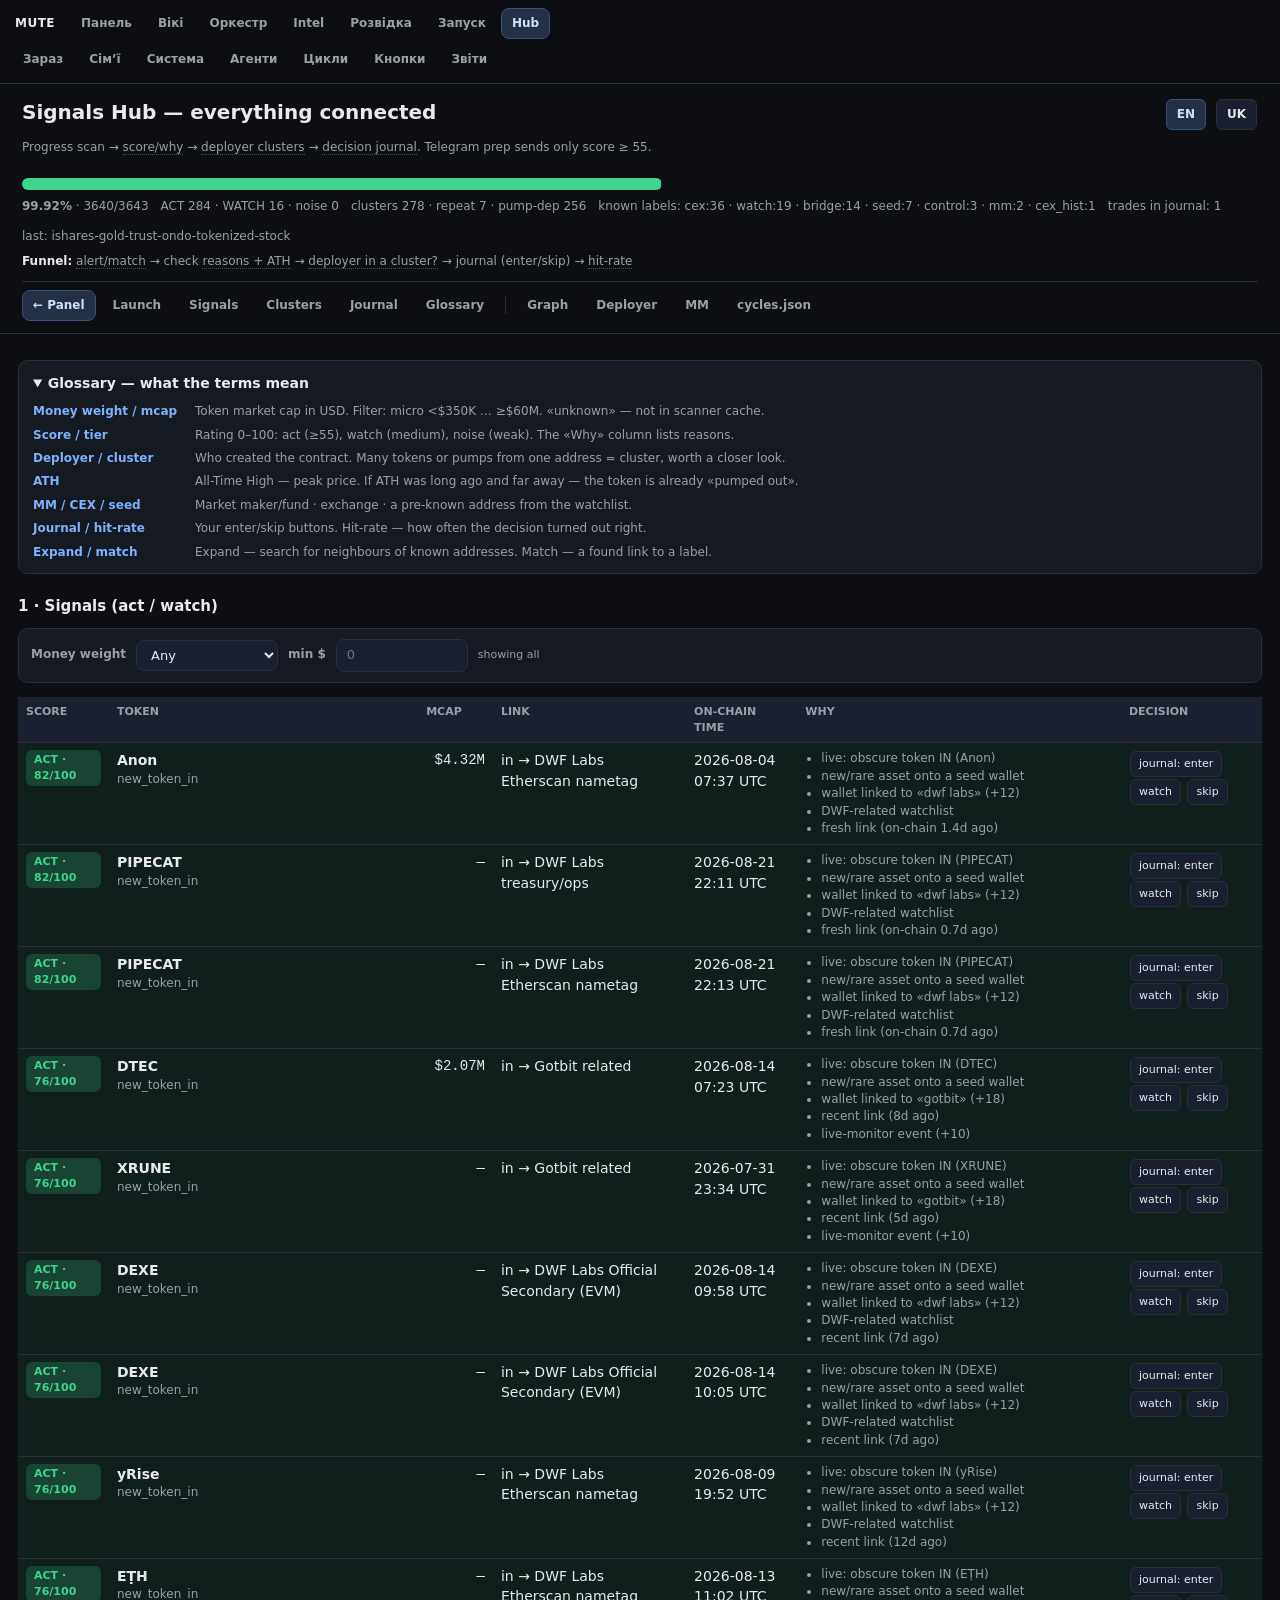
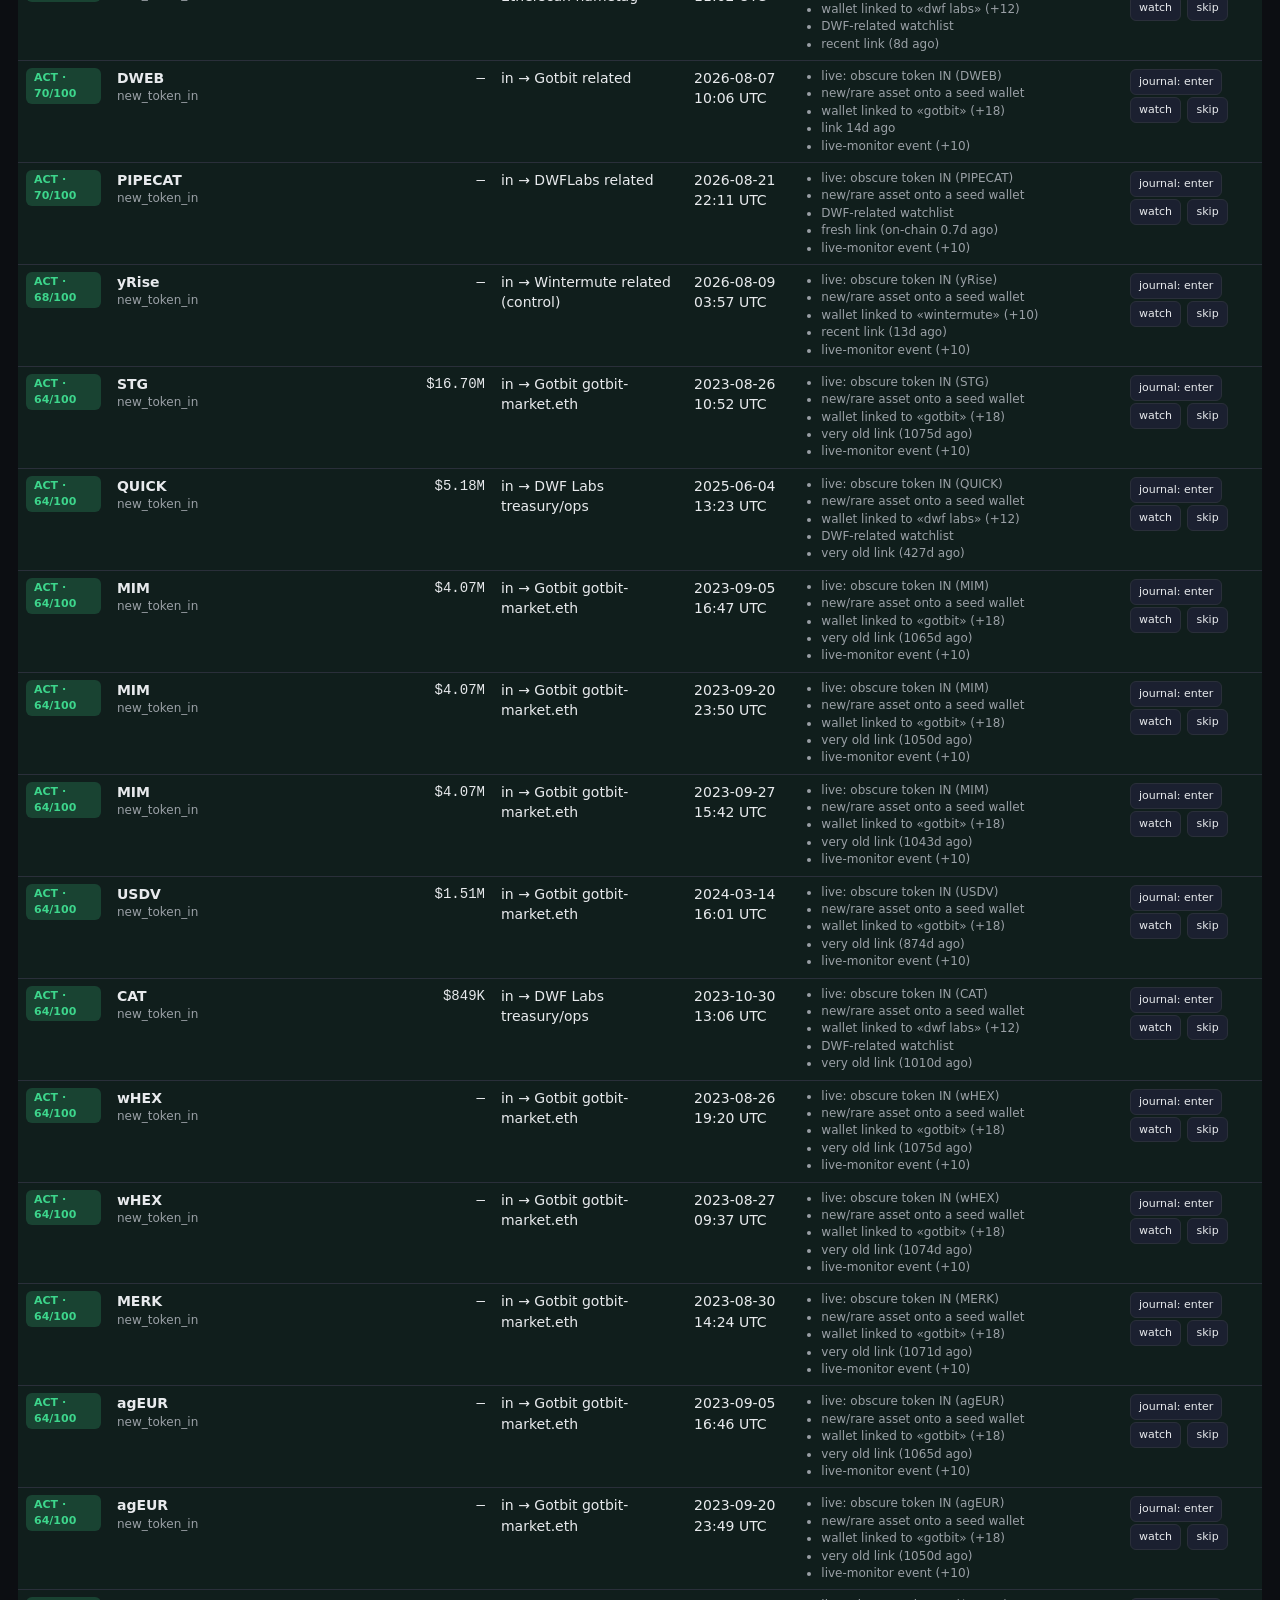
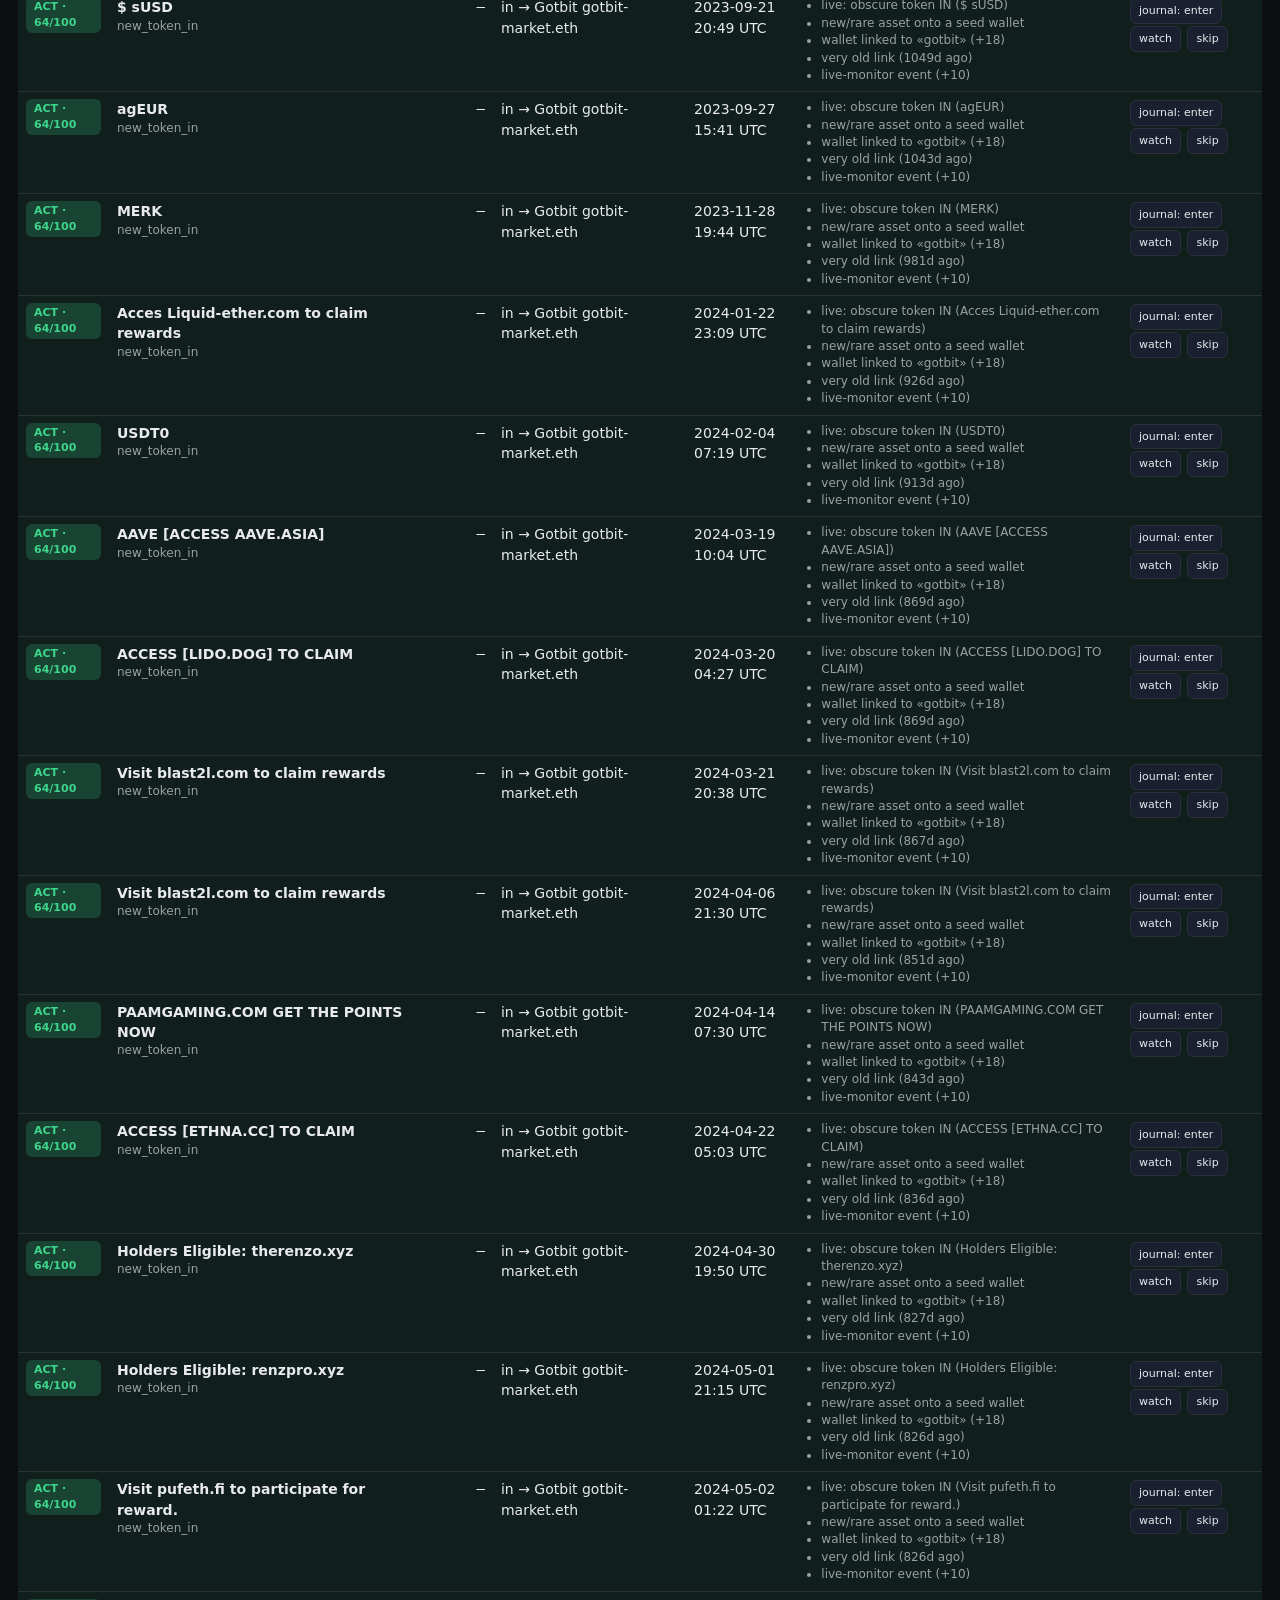
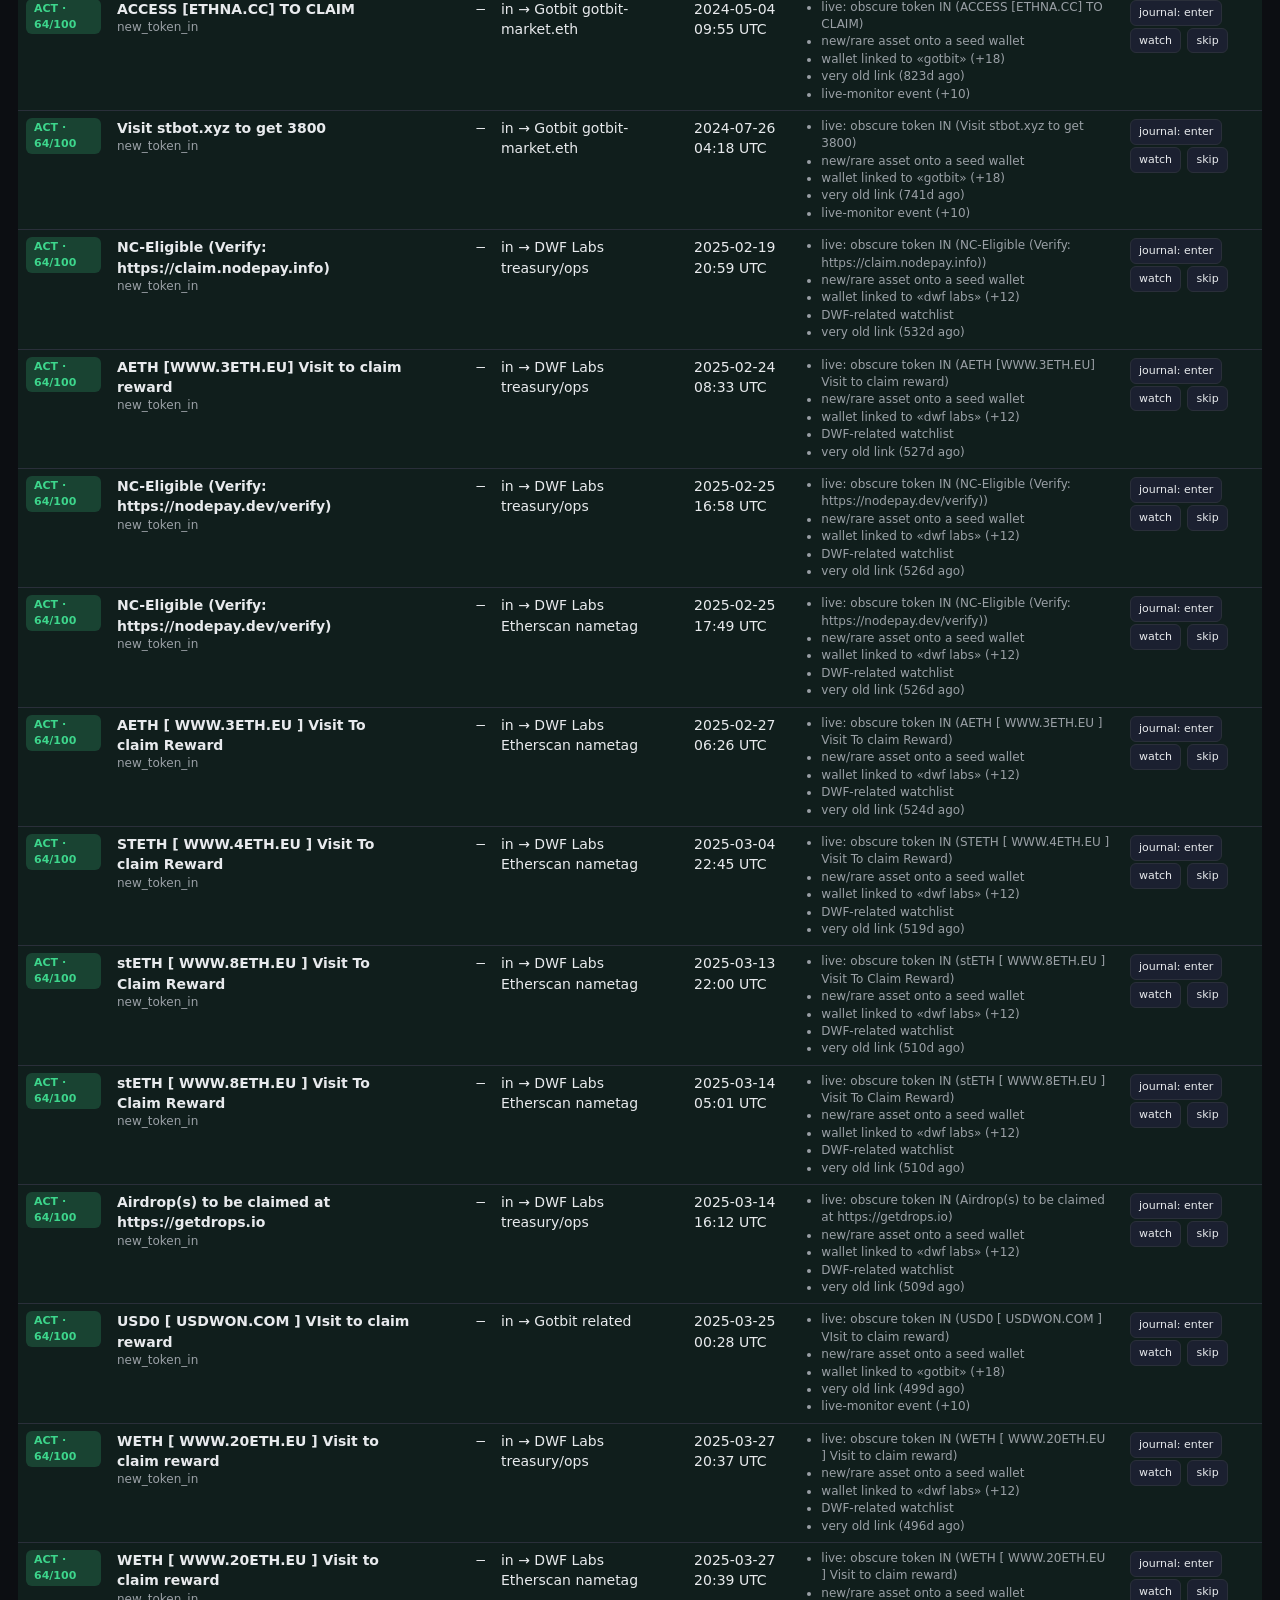
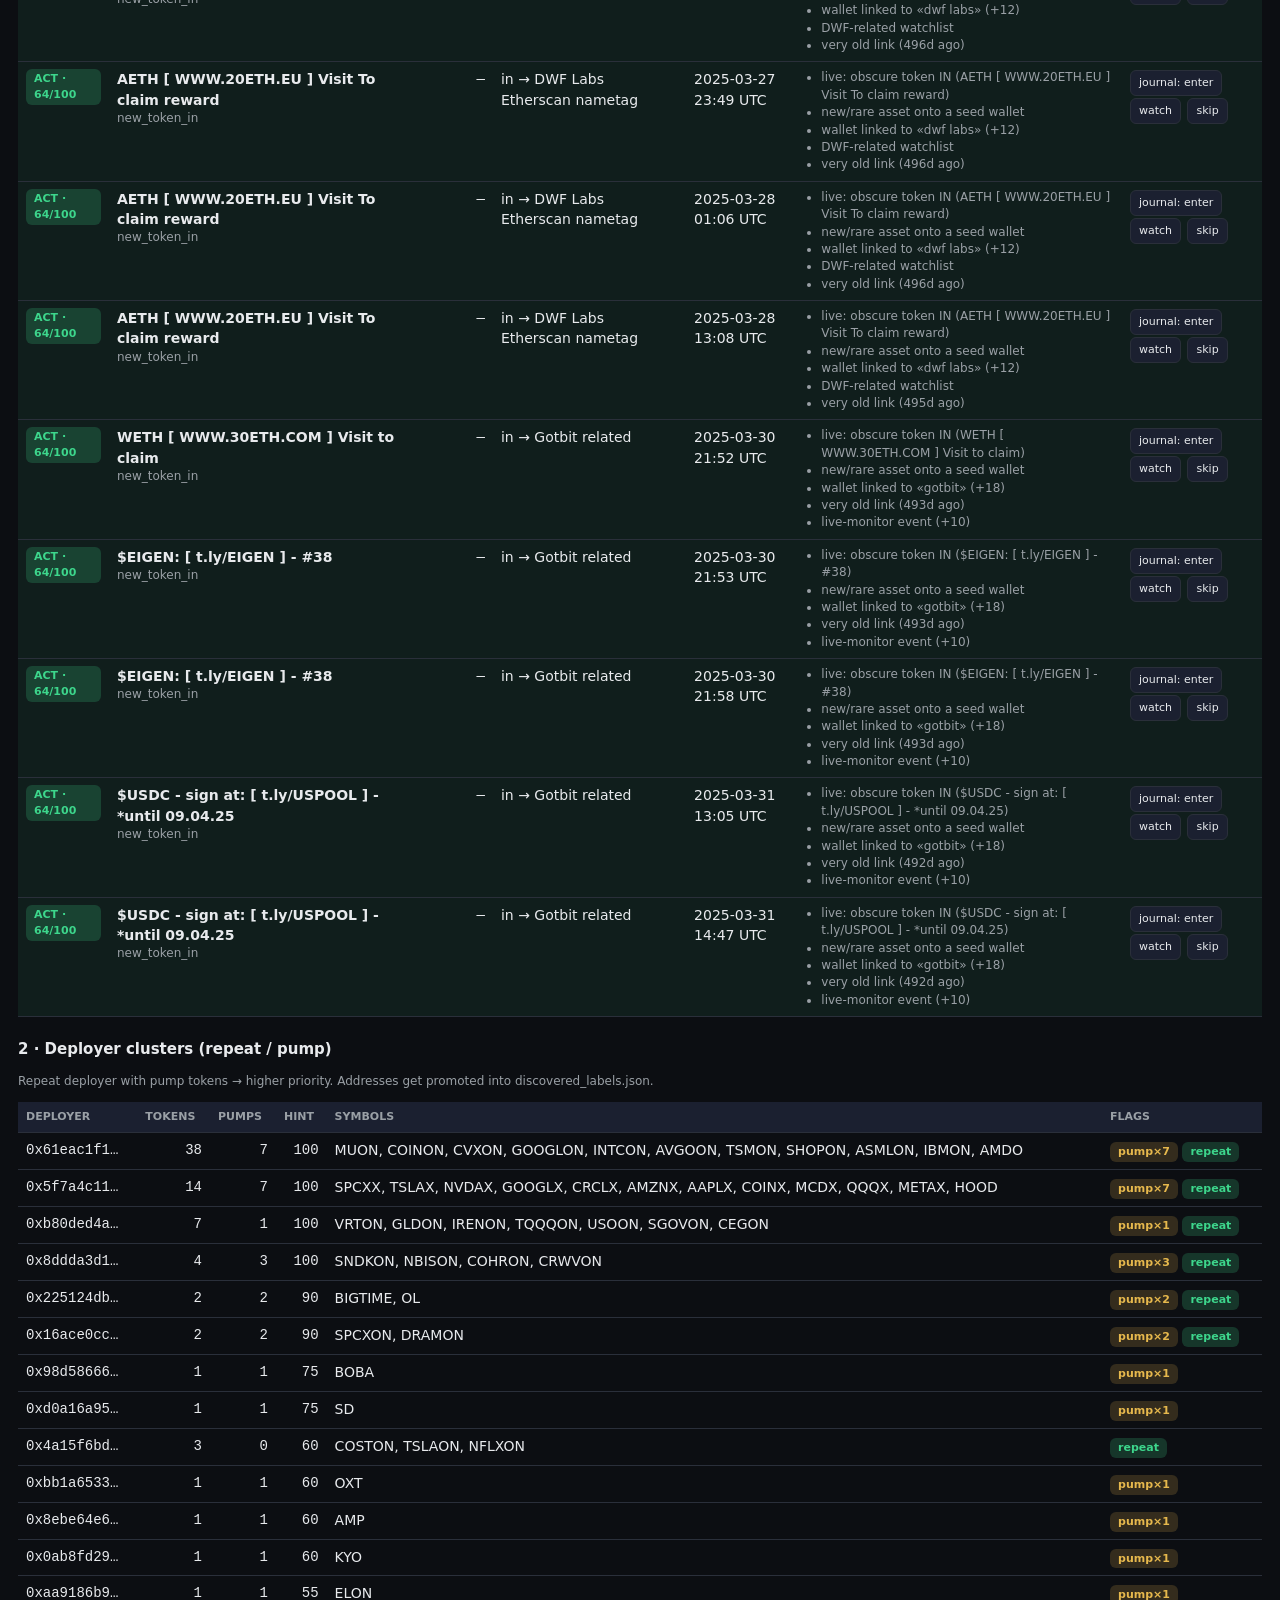
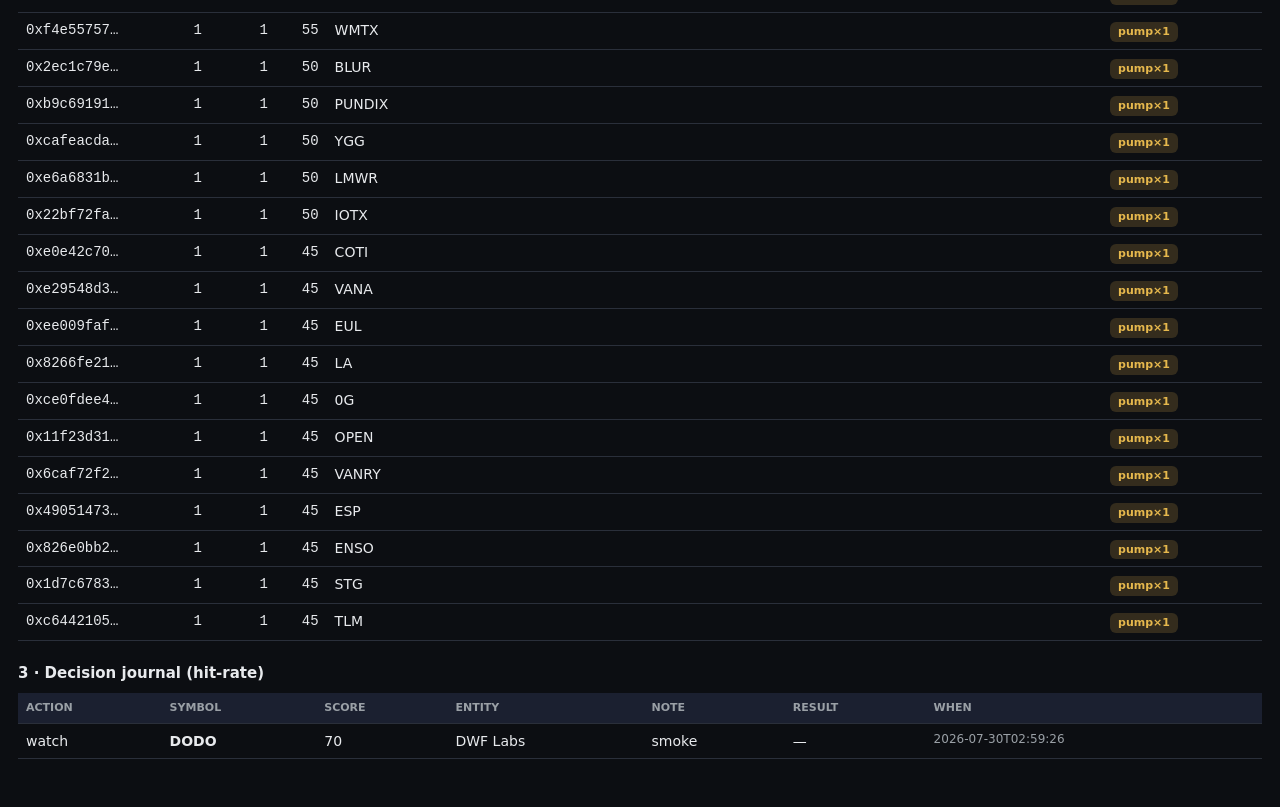
<file: pump_prep/out/signals_hub.html>
<!DOCTYPE html>
<html lang="en"><head><meta charset="utf-8"/>
<meta name="viewport" content="width=device-width, initial-scale=1"/>
<meta http-equiv="refresh" content="90"/>
<title data-i18n="hub_title">MUTE — Signals Hub</title>
<style>
:root { --bg:#0c0e12; --panel:#151922; --text:#e8eaed; --muted:#9aa0a6; --line:#2a2f3a;
  --ok:#3dd68c; --warn:#e6b84d; --accent:#7cb3ff; }
body { margin:0; font:14px/1.45 ui-sans-serif,system-ui,sans-serif; background:var(--bg); color:var(--text); }
header { padding:14px 22px 0; border-bottom:1px solid var(--line); position:relative; background:transparent; z-index:1; }
.header-top { display:flex; flex-wrap:wrap; gap:10px 16px; align-items:flex-start; justify-content:space-between; }
.header-copy { min-width:0; flex:1; }
h1 { margin:0 0 6px; font-size:20px; } h2 { margin:22px 0 8px; font-size:15px; scroll-margin-top:110px; }
.tip,.stats,.sub { color:var(--muted); font-size:12px; }
.stats { display:flex; flex-wrap:wrap; gap:12px; margin-top:8px; }
.bar { height:12px; background:#222833; border-radius:6px; max-width:640px; overflow:hidden; margin:10px 0 4px; }
.bar>i { display:block; height:100%; width:99.92%; background:var(--ok); }
.row { display:flex; flex-wrap:wrap; gap:8px; align-items:center; }
.lang-toggle { flex:0 0 auto; }
.lang-btn { padding:6px 10px; font-size:12px; font-weight:700; }
.lang-btn.active { background:#243044; border-color:#3a5080; color:#cfe0ff; }
nav.menu {
  display:flex; flex-wrap:wrap; gap:6px; align-items:center;
  padding:8px 0 12px; border-top:1px solid var(--line); margin-top:10px;
}
nav.menu a {
  color:var(--muted); text-decoration:none; font-size:12px; font-weight:650;
  padding:6px 10px; border-radius:8px; border:1px solid transparent; white-space:nowrap;
}
nav.menu a:hover { color:var(--text); background:#1b2030; border-color:var(--line); }
nav.menu a.home { color:#cfe0ff; background:#243044; border-color:#3a5080; }
nav.menu .sep { width:1px; height:18px; background:var(--line); margin:0 4px; }
.wrap { padding:12px 18px 48px; overflow:auto; }
table { width:100%; border-collapse:collapse; min-width:960px; }
th,td { padding:7px 8px; border-bottom:1px solid var(--line); text-align:left; vertical-align:top; }
th { background:#1b2030; color:var(--muted); font-size:11px; text-transform:uppercase; }
td.num,.mono { font-family:ui-monospace,Menlo,monospace; }
td.num { text-align:right; }
.tb { display:inline-block; padding:2px 8px; border-radius:6px; font-size:11px; font-weight:700; }
.tb.go { background:rgba(61,214,140,.2); color:var(--ok); }
.tb.wa { background:rgba(230,184,77,.18); color:var(--warn); }
.tb.no { background:#2a2f3a; color:var(--muted); }
tr.actionable td { background:rgba(61,214,140,.08); }
tr.watch td { background:rgba(230,184,77,.05); }
ul { margin:0; padding-left:16px; color:var(--muted); font-size:12px; }
.links a { color:var(--accent); margin-right:14px; }
button { appearance:none; border:1px solid var(--line); background:#1b2030; color:var(--text);
  border-radius:6px; padding:4px 8px; font:inherit; font-size:11px; cursor:pointer; margin:1px; }
button:hover { border-color:var(--accent); }
#toast { position:fixed; right:14px; bottom:14px; background:#1b2030; border:1px solid var(--line);
  padding:10px 12px; border-radius:8px; display:none; max-width:360px; font-size:12px; }
.flow { margin:8px 0; color:var(--muted); font-size:12px; }
.flow b { color:var(--text); }
[data-tip] { position:relative; cursor:help; }
[data-tip]::after {
  content: attr(data-tip); position:absolute; left:0; bottom:calc(100% + 8px); z-index:40;
  min-width:220px; max-width:340px; padding:9px 11px; border-radius:8px;
  background:#0b0d12; color:#d7dbe2; border:1px solid #3a4252; font-size:12px; font-weight:400; line-height:1.4;
  opacity:0; pointer-events:none; white-space:pre-line; box-shadow:0 8px 20px rgba(0,0,0,.4);
}
[data-tip]:hover::after { opacity:1; }
.help { display:inline-flex; width:15px; height:15px; align-items:center; justify-content:center; border-radius:50%; border:1px solid var(--line); color:var(--muted); font-size:10px; font-weight:700; margin-left:5px; cursor:help; vertical-align:middle; }
.gloss { background:#151922; border:1px solid var(--line); border-radius:10px; padding:12px 14px; margin:14px 0 22px; }
.gloss summary { cursor:pointer; font-weight:650; }
.gloss dl { display:grid; grid-template-columns:minmax(100px,150px) 1fr; gap:6px 12px; margin:10px 0 0; }
.gloss dt { color:var(--accent); font-weight:650; font-size:12px; }
.gloss dd { margin:0; color:var(--muted); font-size:12px; }
.term { border-bottom:1px dotted rgba(154,160,166,.45); }
.filters { display:flex; flex-wrap:wrap; gap:10px; align-items:center; margin:10px 0 14px; padding:10px 12px; background:#151922; border:1px solid var(--line); border-radius:10px; }
.filters label { color:var(--muted); font-size:12px; font-weight:650; }
.filters select, .filters input { background:#1b2030; color:var(--text); border:1px solid var(--line); border-radius:8px; padding:6px 10px; font:inherit; font-size:13px; }
.filters .hint { color:var(--muted); font-size:11px; }
td.num { font-variant-numeric: tabular-nums; }
</style><style>
:root { --chrome-h: 84px; }
.mute-chrome {
  position: fixed; top: 0; left: 0; right: 0; z-index: 2000;
  height: var(--chrome-h);
  display: flex; flex-direction: column; justify-content: center; gap: 0;
  box-sizing: border-box;
  padding: 4px 12px;
  background: rgba(12,14,18,.98);
  border-bottom: 1px solid #2a2f3a;
  backdrop-filter: blur(8px);
}
.mute-chrome .mute-row {
  display: flex; flex-wrap: nowrap; align-items: center; gap: 4px;
  height: 36px; min-height: 36px; max-height: 36px;
  overflow-x: auto; overflow-y: hidden;
  scrollbar-width: none; -ms-overflow-style: none;
}
.mute-chrome .mute-row::-webkit-scrollbar { display: none; height: 0; }
.mute-chrome a, .mute-chrome .mute-brand {
  flex: 0 0 auto; white-space: nowrap;
  color: #9aa0a6; text-decoration: none; font-size: 12px; font-weight: 650;
  padding: 6px 10px; border-radius: 8px; border: 1px solid transparent;
  font-family: ui-sans-serif, system-ui, sans-serif;
}
.mute-chrome .mute-brand { color: #e8eaed; font-weight: 750; letter-spacing: .04em; padding-left: 2px; }
.mute-chrome a:hover { color: #e8eaed; background: #1b2030; border-color: #2a2f3a; }
.mute-chrome a.active { color: #cfe0ff; background: #243044; border-color: #3a5080; }
html { scroll-padding-top: calc(var(--chrome-h) + 8px); }
body { padding-top: var(--chrome-h) !important; }
</style>
</head><body>
<nav class="mute-chrome" aria-label="MUTE"><div class="mute-row"><span class="mute-brand">MUTE</span><a href="/" data-chrome="home">Панель</a><a href="/wiki.html" data-chrome="wiki-page">Вікі</a><a href="/kanban.html" data-chrome="kanban">Оркестр</a><a href="/intel.html" data-chrome="intel">Intel</a><a href="/rozvidka.html" data-chrome="rozvidka">Розвідка</a><a href="/launch.html" data-chrome="launch">Запуск</a><a href="/reports/signals_hub.html" data-chrome="hub" class="active">Hub</a></div><div class="mute-row"><a href="/#now" data-chrome="now" data-nav="now">Зараз</a><a href="/#wiki" data-chrome="wiki" data-nav="wiki">Сімʼї</a><a href="/#procs" data-chrome="procs" data-nav="procs">Система</a><a href="/#agents" data-chrome="agents" data-nav="agents">Агенти</a><a href="/#cycles" data-chrome="cycles" data-nav="cycles">Цикли</a><a href="/#launch" data-chrome="launch-sec" data-nav="launch">Кнопки</a><a href="/#reports" data-chrome="reports" data-nav="reports">Звіти</a></div></nav>
<script>
(function () {
  const path = (location.pathname || '/').replace(/\/+$/, '') || '/';
  const home = path === '/' || /\/(dashboard|index|panel)(\.html)?$/.test(path);
  document.querySelectorAll('.mute-chrome a[data-chrome]').forEach(a => {
    const href = a.getAttribute('href') || '';
    if (href.startsWith('/#')) return;
    if (home && href === '/') a.classList.add('active');
    else if (!home && (href === path || href === location.pathname)) a.classList.add('active');
  });
})();
</script>

<header>
  <div class="header-top">
    <div class="header-copy">
      <h1 data-i18n="hub_h1">Signals Hub — everything connected <span class="help" data-i18n-tip="hub_tip_h1" data-tip="Summary page: signals + deployer clusters + your decision journal.&#10;Open via the panel http://127.0.0.1:8765/">?</span></h1>
      <p class="tip">
        <span data-i18n="hub_meta_scan">Progress scan</span> →
        <span class="term" data-i18n="hub_term_score_why" data-i18n-tip="hub_tip_score_why" data-tip="Score — 0–100 rating. Why — list of reasons.">score/why</span> →
        <span class="term" data-i18n="hub_term_clusters" data-i18n-tip="hub_tip_clusters" data-tip="Deployer — who deployed the contract. Cluster = group of tokens from one deployer.">deployer clusters</span> →
        <span class="term" data-i18n="hub_term_journal" data-i18n-tip="hub_tip_journal" data-tip="Your marks: enter / skip / result — to compute hit-rate.">decision journal</span>.
        <span data-i18n="hub_meta_tg">Telegram prep sends only score ≥ 55.</span>
      </p>
    </div>
    <div class="row lang-toggle" role="group" aria-label="Language">
      <button type="button" class="btn lang-btn active" data-lang="en" data-i18n="lang_en" data-i18n-tip="lang_tip" data-tip="Interface language">EN</button>
      <button type="button" class="btn lang-btn" data-lang="uk" data-i18n="lang_uk" data-i18n-tip="lang_tip" data-tip="Interface language">UK</button>
    </div>
  </div>
  <div class="bar"><i></i></div>
  <div class="stats">
    <span data-i18n-tip="hub_stat_pct_tip" data-tip="Share of tokens the scanner already processed"><b>99.92%</b> · 3640/3643</span>
    <span data-i18n-tip="hub_tip_tiers" data-tip="ACT ≥55 · WATCH ≥35 · noise — below">
      <span data-i18n="tier_act">ACT</span> 284 ·
      <span data-i18n="tier_watch">WATCH</span> 16 ·
      <span data-i18n="tier_noise">noise</span> 0
    </span>
    <span data-i18n-tip="hub_stat_clusters_tip" data-tip="Cluster = deployer with several tokens. Repeat/pump-dep are red flags.">
      <span data-i18n="hub_word_clusters">clusters</span> 278 ·
      <span data-i18n="hub_word_repeat">repeat</span> 7 ·
      <span data-i18n="hub_word_pumpdep">pump-dep</span> 256
    </span>
    <span data-i18n-tip="hub_stat_labels_tip" data-tip="How many addresses are already labeled (seed/MM/CEX/discovered)"><span data-i18n="hub_stat_labels_prefix">known labels:</span> cex:36 · watch:19 · bridge:14 · seed:7 · control:3 · mm:2 · cex_hist:1</span>
    <span data-i18n-tip="hub_stat_trades_tip" data-tip="How many decisions you&#x27;ve already logged with the buttons below"><span data-i18n="hub_stat_trades_prefix">trades in journal:</span> 1</span>
    <span data-i18n-tip="hub_stat_last_tip" data-tip="Last token the scanner touched"><span data-i18n="hub_stat_last_prefix">last:</span> ishares-gold-trust-ondo-tokenized-stock</span>
  </div>
  <p class="flow"><b data-i18n="hub_funnel_label">Funnel:</b>
    <span class="term" data-i18n="hub_funnel_term_match" data-i18n-tip="hub_tip_match" data-tip="Match = found a link to a known label (MM/CEX/seed)">alert/match</span> →
    <span data-i18n="hub_funnel_check">check</span>
    <span class="term" data-i18n="hub_funnel_term_reasons_ath" data-i18n-tip="hub_tip_reasons_ath" data-tip="Reasons — why the score was given; ATH — token&#x27;s peak price">reasons + ATH</span> →
    <span class="term" data-i18n="hub_funnel_term_deployer_q" data-i18n-tip="hub_tip_deployer_cluster" data-tip="One deployer behind many tokens/pumps — higher priority">deployer in a cluster?</span> →
    <span data-i18n="hub_funnel_journal">journal (enter/skip) →</span>
    <span class="term" data-i18n="hub_funnel_term_hitrate" data-i18n-tip="hub_tip_hitrate" data-tip="Hit-rate = share of correct decisions from the journal">hit-rate</span></p>
  <nav class="menu" aria-label="Navigation">
    <a class="home" href="/" data-i18n="hub_nav_home" data-i18n-tip="hub_tip_nav_home" data-tip="Full MUTE panel with tips and glossary">← Panel</a>
    <a href="/launch.html" data-i18n="nav_launch_page" data-i18n-tip="tip_nav_launch_page" data-tip="Compact page: Start all / Stop all">Launch</a>
    <a href="#signals" data-i18n="hub_nav_signals" data-i18n-tip="hub_tip_nav_signals" data-tip="Table of act/watch signals">Signals</a>
    <a href="#clusters" data-i18n="hub_nav_clusters" data-i18n-tip="hub_tip_nav_clusters" data-tip="Repeat and pump deployers">Clusters</a>
    <a href="#journal" data-i18n="hub_nav_journal" data-i18n-tip="hub_tip_nav_journal" data-tip="Your decisions and results">Journal</a>
    <a href="#gloss" data-i18n="nav_gloss" data-i18n-tip="tip_nav_gloss" data-tip="Terms in plain language">Glossary</a>
    <span class="sep" aria-hidden="true"></span>
    <a href="/reports/graph_live.html" data-i18n-tip="tip_graph" data-tip="Graph — token↔address links, ATH and when the link happened">Graph</a>
    <a href="/reports/deployer_trace.html" data-i18n-tip="tip_deployer" data-tip="Deployer — who deployed the contract; repeat deployer = red flag">Deployer</a>
    <a href="/reports/mm_pump_dump_watchlist.html" data-i18n-tip="tip_mm" data-tip="MM — market makers / funds watchlist (pump-dump)">MM</a>
    <a href="/cycles_health.json" data-i18n-tip="tip_cycles_json" data-tip="Raw JSON: cycle status + signal board (debug)">cycles.json</a>
  </nav>
</header>
<div class="wrap">
  <details class="gloss" id="gloss" open>
    <summary data-i18n="gloss_summary">Glossary — what the terms mean</summary>
    <dl>
      <dt data-i18n="hub_g_money_dt">Money weight / mcap</dt>
      <dd data-i18n="hub_g_money_dd">Token market cap in USD. Filter: micro &lt;$350K … ≥$60M. «unknown» — not in scanner cache.</dd>
      <dt data-i18n="hub_g_score_dt">Score / tier</dt>
      <dd data-i18n="hub_g_score_dd">Rating 0–100: act (≥55), watch (medium), noise (weak). The «Why» column lists reasons.</dd>
      <dt data-i18n="hub_g_dep_dt">Deployer / cluster</dt>
      <dd data-i18n="hub_g_dep_dd">Who created the contract. Many tokens or pumps from one address = cluster, worth a closer look.</dd>
      <dt data-i18n="hub_g_ath_dt">ATH</dt>
      <dd data-i18n="hub_g_ath_dd">All-Time High — peak price. If ATH was long ago and far away — the token is already «pumped out».</dd>
      <dt data-i18n="hub_g_mm_dt">MM / CEX / seed</dt>
      <dd data-i18n="hub_g_mm_dd">Market maker/fund · exchange · a pre-known address from the watchlist.</dd>
      <dt data-i18n="hub_g_journal_dt">Journal / hit-rate</dt>
      <dd data-i18n="hub_g_journal_dd">Your enter/skip buttons. Hit-rate — how often the decision turned out right.</dd>
      <dt data-i18n="hub_g_expand_dt">Expand / match</dt>
      <dd data-i18n="hub_g_expand_dd">Expand — search for neighbours of known addresses. Match — a found link to a label.</dd>
    </dl>
  </details>

  <h2 id="signals" data-i18n="hub_h2_signals">1 · Signals (act / watch)
    <span class="help" data-i18n-tip="hub_tip_h2_signals" data-tip="Green rows — act. Yellow — watch. Buttons on the right write to the journal.">?</span>
  </h2>
  <div class="filters">
    <label for="moneyBand" data-i18n="money_label">Money weight</label>
    <select id="moneyBand">
      <option value="any" data-i18n="money_any">Any</option>
      <option value="micro">&lt; $350K</option>
      <option value="small">$350K–$3M</option>
      <option value="mid">$3M–$10M</option>
      <option value="large">$10M–$60M</option>
      <option value="mega">≥ $60M</option>
      <option value="unknown" data-i18n="money_unknown">mcap unknown</option>
    </select>
    <label for="minMcap" data-i18n="money_min">min $</label>
    <input id="minMcap" type="number" min="0" step="1000" placeholder="0" style="width:110px"/>
    <span class="hint" id="moneyHint" data-i18n="money_hint_all">showing all</span>
  </div>
  <table id="sigTable"><thead><tr>
    <th data-i18n="hub_col_score" data-i18n-tip="hub_tip_col_score" data-tip="Score 0–100 and shelf">Score</th>
    <th data-i18n="hub_col_token" data-i18n-tip="hub_tip_col_token" data-tip="Token ticker">Token</th>
    <th data-i18n="hub_col_mcap" data-i18n-tip="tip_mcap_card" data-tip="Market cap (money weight)">Mcap</th>
    <th data-i18n="hub_col_link" data-i18n-tip="hub_tip_col_link" data-tip="Direction and counterparty (MM/CEX/…)">Link</th>
    <th data-i18n="hub_col_when" data-i18n-tip="hub_tip_col_when" data-tip="When the event happened on-chain">On-chain time</th>
    <th data-i18n="hub_col_why" data-i18n-tip="hub_tip_col_why" data-tip="Reasons — why this score">Why</th>
    <th data-i18n="hub_col_decision" data-i18n-tip="hub_tip_col_decision" data-tip="Log a decision to the journal for hit-rate">Decision</th>
  </tr></thead>
  <tbody><tr class='actionable' data-band='mid' data-mcap='4316707.0'><td><span class='tb go'><span data-i18n='tier_act'>ACT</span> · 82/100</span></td><td><b>Anon</b><div class='sub'>new_token_in</div></td><td class='num' data-i18n-tip='tip_mcap_card' data-tip='Market cap (money weight)'>$4.32M</td><td>in → DWF Labs Etherscan nametag</td><td>2026-08-04 07:37 UTC</td><td data-reasons="[&quot;live: obscure token IN (Anon)&quot;, &quot;new/rare asset onto a seed wallet&quot;, &quot;wallet linked to «dwf labs» (+12)&quot;, &quot;DWF-related watchlist&quot;, &quot;fresh link (on-chain 1.4d ago)&quot;]" data-reasons-uk="[&quot;live: obscure token IN (Anon)&quot;, &quot;новий/рідкісний актив на seed-гаманець&quot;, &quot;гаманець пов’язаний з «dwf labs» (+12)&quot;, &quot;DWF-пов’язаний watchlist&quot;, &quot;зв’язок свіжий (on-chain 1.4 дн тому)&quot;]"><ul><li>live: obscure token IN (Anon)</li><li>new/rare asset onto a seed wallet</li><li>wallet linked to «dwf labs» (+12)</li><li>DWF-related watchlist</li><li>fresh link (on-chain 1.4d ago)</li></ul></td><td class='act'><button type='button' data-trade='enter' data-symbol='Anon' data-score='82' data-tier='actionable' data-entity='DWF Labs Etherscan nametag' data-kind='new_token_in' data-i18n='hub_btn_enter'>journal: enter</button> <button type='button' data-trade='watch' data-symbol='Anon' data-score='82' data-tier='actionable' data-entity='DWF Labs Etherscan nametag' data-kind='new_token_in' data-i18n='hub_btn_watch'>watch</button> <button type='button' data-trade='skip' data-symbol='Anon' data-score='82' data-tier='actionable' data-entity='DWF Labs Etherscan nametag' data-kind='new_token_in' data-i18n='hub_btn_skip'>skip</button></td></tr><tr class='actionable' data-band='unknown' data-mcap=''><td><span class='tb go'><span data-i18n='tier_act'>ACT</span> · 82/100</span></td><td><b>PIPECAT</b><div class='sub'>new_token_in</div></td><td class='num' data-i18n-tip='tip_mcap_card' data-tip='Market cap (money weight)'>—</td><td>in → DWF Labs treasury/ops</td><td>2026-08-21 22:11 UTC</td><td data-reasons="[&quot;live: obscure token IN (PIPECAT)&quot;, &quot;new/rare asset onto a seed wallet&quot;, &quot;wallet linked to «dwf labs» (+12)&quot;, &quot;DWF-related watchlist&quot;, &quot;fresh link (on-chain 0.7d ago)&quot;]" data-reasons-uk="[]"><ul><li>live: obscure token IN (PIPECAT)</li><li>new/rare asset onto a seed wallet</li><li>wallet linked to «dwf labs» (+12)</li><li>DWF-related watchlist</li><li>fresh link (on-chain 0.7d ago)</li></ul></td><td class='act'><button type='button' data-trade='enter' data-symbol='PIPECAT' data-score='82' data-tier='actionable' data-entity='DWF Labs treasury/ops' data-kind='new_token_in' data-i18n='hub_btn_enter'>journal: enter</button> <button type='button' data-trade='watch' data-symbol='PIPECAT' data-score='82' data-tier='actionable' data-entity='DWF Labs treasury/ops' data-kind='new_token_in' data-i18n='hub_btn_watch'>watch</button> <button type='button' data-trade='skip' data-symbol='PIPECAT' data-score='82' data-tier='actionable' data-entity='DWF Labs treasury/ops' data-kind='new_token_in' data-i18n='hub_btn_skip'>skip</button></td></tr><tr class='actionable' data-band='unknown' data-mcap=''><td><span class='tb go'><span data-i18n='tier_act'>ACT</span> · 82/100</span></td><td><b>PIPECAT</b><div class='sub'>new_token_in</div></td><td class='num' data-i18n-tip='tip_mcap_card' data-tip='Market cap (money weight)'>—</td><td>in → DWF Labs Etherscan nametag</td><td>2026-08-21 22:13 UTC</td><td data-reasons="[&quot;live: obscure token IN (PIPECAT)&quot;, &quot;new/rare asset onto a seed wallet&quot;, &quot;wallet linked to «dwf labs» (+12)&quot;, &quot;DWF-related watchlist&quot;, &quot;fresh link (on-chain 0.7d ago)&quot;]" data-reasons-uk="[]"><ul><li>live: obscure token IN (PIPECAT)</li><li>new/rare asset onto a seed wallet</li><li>wallet linked to «dwf labs» (+12)</li><li>DWF-related watchlist</li><li>fresh link (on-chain 0.7d ago)</li></ul></td><td class='act'><button type='button' data-trade='enter' data-symbol='PIPECAT' data-score='82' data-tier='actionable' data-entity='DWF Labs Etherscan nametag' data-kind='new_token_in' data-i18n='hub_btn_enter'>journal: enter</button> <button type='button' data-trade='watch' data-symbol='PIPECAT' data-score='82' data-tier='actionable' data-entity='DWF Labs Etherscan nametag' data-kind='new_token_in' data-i18n='hub_btn_watch'>watch</button> <button type='button' data-trade='skip' data-symbol='PIPECAT' data-score='82' data-tier='actionable' data-entity='DWF Labs Etherscan nametag' data-kind='new_token_in' data-i18n='hub_btn_skip'>skip</button></td></tr><tr class='actionable' data-band='small' data-mcap='2067186.0'><td><span class='tb go'><span data-i18n='tier_act'>ACT</span> · 76/100</span></td><td><b>DTEC</b><div class='sub'>new_token_in</div></td><td class='num' data-i18n-tip='tip_mcap_card' data-tip='Market cap (money weight)'>$2.07M</td><td>in → Gotbit related</td><td>2026-08-14 07:23 UTC</td><td data-reasons="[&quot;live: obscure token IN (DTEC)&quot;, &quot;new/rare asset onto a seed wallet&quot;, &quot;wallet linked to «gotbit» (+18)&quot;, &quot;recent link (8d ago)&quot;, &quot;live-monitor event (+10)&quot;]" data-reasons-uk="[]"><ul><li>live: obscure token IN (DTEC)</li><li>new/rare asset onto a seed wallet</li><li>wallet linked to «gotbit» (+18)</li><li>recent link (8d ago)</li><li>live-monitor event (+10)</li></ul></td><td class='act'><button type='button' data-trade='enter' data-symbol='DTEC' data-score='76' data-tier='actionable' data-entity='Gotbit related' data-kind='new_token_in' data-i18n='hub_btn_enter'>journal: enter</button> <button type='button' data-trade='watch' data-symbol='DTEC' data-score='76' data-tier='actionable' data-entity='Gotbit related' data-kind='new_token_in' data-i18n='hub_btn_watch'>watch</button> <button type='button' data-trade='skip' data-symbol='DTEC' data-score='76' data-tier='actionable' data-entity='Gotbit related' data-kind='new_token_in' data-i18n='hub_btn_skip'>skip</button></td></tr><tr class='actionable' data-band='unknown' data-mcap=''><td><span class='tb go'><span data-i18n='tier_act'>ACT</span> · 76/100</span></td><td><b>XRUNE</b><div class='sub'>new_token_in</div></td><td class='num' data-i18n-tip='tip_mcap_card' data-tip='Market cap (money weight)'>—</td><td>in → Gotbit related</td><td>2026-07-31 23:34 UTC</td><td data-reasons="[&quot;live: obscure token IN (XRUNE)&quot;, &quot;new/rare asset onto a seed wallet&quot;, &quot;wallet linked to «gotbit» (+18)&quot;, &quot;recent link (5d ago)&quot;, &quot;live-monitor event (+10)&quot;]" data-reasons-uk="[&quot;live: obscure token IN (XRUNE)&quot;, &quot;новий/рідкісний актив на seed-гаманець&quot;, &quot;гаманець пов’язаний з «gotbit» (+18)&quot;, &quot;зв’язок недавній (5 дн тому)&quot;, &quot;подія з live-монітора (+10)&quot;]"><ul><li>live: obscure token IN (XRUNE)</li><li>new/rare asset onto a seed wallet</li><li>wallet linked to «gotbit» (+18)</li><li>recent link (5d ago)</li><li>live-monitor event (+10)</li></ul></td><td class='act'><button type='button' data-trade='enter' data-symbol='XRUNE' data-score='76' data-tier='actionable' data-entity='Gotbit related' data-kind='new_token_in' data-i18n='hub_btn_enter'>journal: enter</button> <button type='button' data-trade='watch' data-symbol='XRUNE' data-score='76' data-tier='actionable' data-entity='Gotbit related' data-kind='new_token_in' data-i18n='hub_btn_watch'>watch</button> <button type='button' data-trade='skip' data-symbol='XRUNE' data-score='76' data-tier='actionable' data-entity='Gotbit related' data-kind='new_token_in' data-i18n='hub_btn_skip'>skip</button></td></tr><tr class='actionable' data-band='unknown' data-mcap=''><td><span class='tb go'><span data-i18n='tier_act'>ACT</span> · 76/100</span></td><td><b>DEXE</b><div class='sub'>new_token_in</div></td><td class='num' data-i18n-tip='tip_mcap_card' data-tip='Market cap (money weight)'>—</td><td>in → DWF Labs Official Secondary (EVM)</td><td>2026-08-14 09:58 UTC</td><td data-reasons="[&quot;live: obscure token IN (DEXE)&quot;, &quot;new/rare asset onto a seed wallet&quot;, &quot;wallet linked to «dwf labs» (+12)&quot;, &quot;DWF-related watchlist&quot;, &quot;recent link (7d ago)&quot;]" data-reasons-uk="[]"><ul><li>live: obscure token IN (DEXE)</li><li>new/rare asset onto a seed wallet</li><li>wallet linked to «dwf labs» (+12)</li><li>DWF-related watchlist</li><li>recent link (7d ago)</li></ul></td><td class='act'><button type='button' data-trade='enter' data-symbol='DEXE' data-score='76' data-tier='actionable' data-entity='DWF Labs Official Secondary (EVM)' data-kind='new_token_in' data-i18n='hub_btn_enter'>journal: enter</button> <button type='button' data-trade='watch' data-symbol='DEXE' data-score='76' data-tier='actionable' data-entity='DWF Labs Official Secondary (EVM)' data-kind='new_token_in' data-i18n='hub_btn_watch'>watch</button> <button type='button' data-trade='skip' data-symbol='DEXE' data-score='76' data-tier='actionable' data-entity='DWF Labs Official Secondary (EVM)' data-kind='new_token_in' data-i18n='hub_btn_skip'>skip</button></td></tr><tr class='actionable' data-band='unknown' data-mcap=''><td><span class='tb go'><span data-i18n='tier_act'>ACT</span> · 76/100</span></td><td><b>DEXE</b><div class='sub'>new_token_in</div></td><td class='num' data-i18n-tip='tip_mcap_card' data-tip='Market cap (money weight)'>—</td><td>in → DWF Labs Official Secondary (EVM)</td><td>2026-08-14 10:05 UTC</td><td data-reasons="[&quot;live: obscure token IN (DEXE)&quot;, &quot;new/rare asset onto a seed wallet&quot;, &quot;wallet linked to «dwf labs» (+12)&quot;, &quot;DWF-related watchlist&quot;, &quot;recent link (7d ago)&quot;]" data-reasons-uk="[]"><ul><li>live: obscure token IN (DEXE)</li><li>new/rare asset onto a seed wallet</li><li>wallet linked to «dwf labs» (+12)</li><li>DWF-related watchlist</li><li>recent link (7d ago)</li></ul></td><td class='act'><button type='button' data-trade='enter' data-symbol='DEXE' data-score='76' data-tier='actionable' data-entity='DWF Labs Official Secondary (EVM)' data-kind='new_token_in' data-i18n='hub_btn_enter'>journal: enter</button> <button type='button' data-trade='watch' data-symbol='DEXE' data-score='76' data-tier='actionable' data-entity='DWF Labs Official Secondary (EVM)' data-kind='new_token_in' data-i18n='hub_btn_watch'>watch</button> <button type='button' data-trade='skip' data-symbol='DEXE' data-score='76' data-tier='actionable' data-entity='DWF Labs Official Secondary (EVM)' data-kind='new_token_in' data-i18n='hub_btn_skip'>skip</button></td></tr><tr class='actionable' data-band='unknown' data-mcap=''><td><span class='tb go'><span data-i18n='tier_act'>ACT</span> · 76/100</span></td><td><b>yRise</b><div class='sub'>new_token_in</div></td><td class='num' data-i18n-tip='tip_mcap_card' data-tip='Market cap (money weight)'>—</td><td>in → DWF Labs Etherscan nametag</td><td>2026-08-09 19:52 UTC</td><td data-reasons="[&quot;live: obscure token IN (yRise)&quot;, &quot;new/rare asset onto a seed wallet&quot;, &quot;wallet linked to «dwf labs» (+12)&quot;, &quot;DWF-related watchlist&quot;, &quot;recent link (12d ago)&quot;]" data-reasons-uk="[]"><ul><li>live: obscure token IN (yRise)</li><li>new/rare asset onto a seed wallet</li><li>wallet linked to «dwf labs» (+12)</li><li>DWF-related watchlist</li><li>recent link (12d ago)</li></ul></td><td class='act'><button type='button' data-trade='enter' data-symbol='yRise' data-score='76' data-tier='actionable' data-entity='DWF Labs Etherscan nametag' data-kind='new_token_in' data-i18n='hub_btn_enter'>journal: enter</button> <button type='button' data-trade='watch' data-symbol='yRise' data-score='76' data-tier='actionable' data-entity='DWF Labs Etherscan nametag' data-kind='new_token_in' data-i18n='hub_btn_watch'>watch</button> <button type='button' data-trade='skip' data-symbol='yRise' data-score='76' data-tier='actionable' data-entity='DWF Labs Etherscan nametag' data-kind='new_token_in' data-i18n='hub_btn_skip'>skip</button></td></tr><tr class='actionable' data-band='unknown' data-mcap=''><td><span class='tb go'><span data-i18n='tier_act'>ACT</span> · 76/100</span></td><td><b>EṬH</b><div class='sub'>new_token_in</div></td><td class='num' data-i18n-tip='tip_mcap_card' data-tip='Market cap (money weight)'>—</td><td>in → DWF Labs Etherscan nametag</td><td>2026-08-13 11:02 UTC</td><td data-reasons="[&quot;live: obscure token IN (EṬH)&quot;, &quot;new/rare asset onto a seed wallet&quot;, &quot;wallet linked to «dwf labs» (+12)&quot;, &quot;DWF-related watchlist&quot;, &quot;recent link (8d ago)&quot;]" data-reasons-uk="[]"><ul><li>live: obscure token IN (EṬH)</li><li>new/rare asset onto a seed wallet</li><li>wallet linked to «dwf labs» (+12)</li><li>DWF-related watchlist</li><li>recent link (8d ago)</li></ul></td><td class='act'><button type='button' data-trade='enter' data-symbol='EṬH' data-score='76' data-tier='actionable' data-entity='DWF Labs Etherscan nametag' data-kind='new_token_in' data-i18n='hub_btn_enter'>journal: enter</button> <button type='button' data-trade='watch' data-symbol='EṬH' data-score='76' data-tier='actionable' data-entity='DWF Labs Etherscan nametag' data-kind='new_token_in' data-i18n='hub_btn_watch'>watch</button> <button type='button' data-trade='skip' data-symbol='EṬH' data-score='76' data-tier='actionable' data-entity='DWF Labs Etherscan nametag' data-kind='new_token_in' data-i18n='hub_btn_skip'>skip</button></td></tr><tr class='actionable' data-band='unknown' data-mcap=''><td><span class='tb go'><span data-i18n='tier_act'>ACT</span> · 70/100</span></td><td><b>DWEB</b><div class='sub'>new_token_in</div></td><td class='num' data-i18n-tip='tip_mcap_card' data-tip='Market cap (money weight)'>—</td><td>in → Gotbit related</td><td>2026-08-07 10:06 UTC</td><td data-reasons="[&quot;live: obscure token IN (DWEB)&quot;, &quot;new/rare asset onto a seed wallet&quot;, &quot;wallet linked to «gotbit» (+18)&quot;, &quot;link 14d ago&quot;, &quot;live-monitor event (+10)&quot;]" data-reasons-uk="[]"><ul><li>live: obscure token IN (DWEB)</li><li>new/rare asset onto a seed wallet</li><li>wallet linked to «gotbit» (+18)</li><li>link 14d ago</li><li>live-monitor event (+10)</li></ul></td><td class='act'><button type='button' data-trade='enter' data-symbol='DWEB' data-score='70' data-tier='actionable' data-entity='Gotbit related' data-kind='new_token_in' data-i18n='hub_btn_enter'>journal: enter</button> <button type='button' data-trade='watch' data-symbol='DWEB' data-score='70' data-tier='actionable' data-entity='Gotbit related' data-kind='new_token_in' data-i18n='hub_btn_watch'>watch</button> <button type='button' data-trade='skip' data-symbol='DWEB' data-score='70' data-tier='actionable' data-entity='Gotbit related' data-kind='new_token_in' data-i18n='hub_btn_skip'>skip</button></td></tr><tr class='actionable' data-band='unknown' data-mcap=''><td><span class='tb go'><span data-i18n='tier_act'>ACT</span> · 70/100</span></td><td><b>PIPECAT</b><div class='sub'>new_token_in</div></td><td class='num' data-i18n-tip='tip_mcap_card' data-tip='Market cap (money weight)'>—</td><td>in → DWFLabs related</td><td>2026-08-21 22:11 UTC</td><td data-reasons="[&quot;live: obscure token IN (PIPECAT)&quot;, &quot;new/rare asset onto a seed wallet&quot;, &quot;DWF-related watchlist&quot;, &quot;fresh link (on-chain 0.7d ago)&quot;, &quot;live-monitor event (+10)&quot;]" data-reasons-uk="[]"><ul><li>live: obscure token IN (PIPECAT)</li><li>new/rare asset onto a seed wallet</li><li>DWF-related watchlist</li><li>fresh link (on-chain 0.7d ago)</li><li>live-monitor event (+10)</li></ul></td><td class='act'><button type='button' data-trade='enter' data-symbol='PIPECAT' data-score='70' data-tier='actionable' data-entity='DWFLabs related' data-kind='new_token_in' data-i18n='hub_btn_enter'>journal: enter</button> <button type='button' data-trade='watch' data-symbol='PIPECAT' data-score='70' data-tier='actionable' data-entity='DWFLabs related' data-kind='new_token_in' data-i18n='hub_btn_watch'>watch</button> <button type='button' data-trade='skip' data-symbol='PIPECAT' data-score='70' data-tier='actionable' data-entity='DWFLabs related' data-kind='new_token_in' data-i18n='hub_btn_skip'>skip</button></td></tr><tr class='actionable' data-band='unknown' data-mcap=''><td><span class='tb go'><span data-i18n='tier_act'>ACT</span> · 68/100</span></td><td><b>yRise</b><div class='sub'>new_token_in</div></td><td class='num' data-i18n-tip='tip_mcap_card' data-tip='Market cap (money weight)'>—</td><td>in → Wintermute related (control)</td><td>2026-08-09 03:57 UTC</td><td data-reasons="[&quot;live: obscure token IN (yRise)&quot;, &quot;new/rare asset onto a seed wallet&quot;, &quot;wallet linked to «wintermute» (+10)&quot;, &quot;recent link (13d ago)&quot;, &quot;live-monitor event (+10)&quot;]" data-reasons-uk="[]"><ul><li>live: obscure token IN (yRise)</li><li>new/rare asset onto a seed wallet</li><li>wallet linked to «wintermute» (+10)</li><li>recent link (13d ago)</li><li>live-monitor event (+10)</li></ul></td><td class='act'><button type='button' data-trade='enter' data-symbol='yRise' data-score='68' data-tier='actionable' data-entity='Wintermute related (control)' data-kind='new_token_in' data-i18n='hub_btn_enter'>journal: enter</button> <button type='button' data-trade='watch' data-symbol='yRise' data-score='68' data-tier='actionable' data-entity='Wintermute related (control)' data-kind='new_token_in' data-i18n='hub_btn_watch'>watch</button> <button type='button' data-trade='skip' data-symbol='yRise' data-score='68' data-tier='actionable' data-entity='Wintermute related (control)' data-kind='new_token_in' data-i18n='hub_btn_skip'>skip</button></td></tr><tr class='actionable' data-band='large' data-mcap='16699659.0'><td><span class='tb go'><span data-i18n='tier_act'>ACT</span> · 64/100</span></td><td><b>STG</b><div class='sub'>new_token_in</div></td><td class='num' data-i18n-tip='tip_mcap_card' data-tip='Market cap (money weight)'>$16.70M</td><td>in → Gotbit gotbit-market.eth</td><td>2023-08-26 10:52 UTC</td><td data-reasons="[&quot;live: obscure token IN (STG)&quot;, &quot;new/rare asset onto a seed wallet&quot;, &quot;wallet linked to «gotbit» (+18)&quot;, &quot;very old link (1075d ago)&quot;, &quot;live-monitor event (+10)&quot;]" data-reasons-uk="[&quot;live: obscure token IN (STG)&quot;, &quot;новий/рідкісний актив на seed-гаманець&quot;, &quot;гаманець пов’язаний з «gotbit» (+18)&quot;, &quot;зв’язок давно (1075 дн тому)&quot;, &quot;подія з live-монітора (+10)&quot;]"><ul><li>live: obscure token IN (STG)</li><li>new/rare asset onto a seed wallet</li><li>wallet linked to «gotbit» (+18)</li><li>very old link (1075d ago)</li><li>live-monitor event (+10)</li></ul></td><td class='act'><button type='button' data-trade='enter' data-symbol='STG' data-score='64' data-tier='actionable' data-entity='Gotbit gotbit-market.eth' data-kind='new_token_in' data-i18n='hub_btn_enter'>journal: enter</button> <button type='button' data-trade='watch' data-symbol='STG' data-score='64' data-tier='actionable' data-entity='Gotbit gotbit-market.eth' data-kind='new_token_in' data-i18n='hub_btn_watch'>watch</button> <button type='button' data-trade='skip' data-symbol='STG' data-score='64' data-tier='actionable' data-entity='Gotbit gotbit-market.eth' data-kind='new_token_in' data-i18n='hub_btn_skip'>skip</button></td></tr><tr class='actionable' data-band='mid' data-mcap='5177222.0'><td><span class='tb go'><span data-i18n='tier_act'>ACT</span> · 64/100</span></td><td><b>QUICK</b><div class='sub'>new_token_in</div></td><td class='num' data-i18n-tip='tip_mcap_card' data-tip='Market cap (money weight)'>$5.18M</td><td>in → DWF Labs treasury/ops</td><td>2025-06-04 13:23 UTC</td><td data-reasons="[&quot;live: obscure token IN (QUICK)&quot;, &quot;new/rare asset onto a seed wallet&quot;, &quot;wallet linked to «dwf labs» (+12)&quot;, &quot;DWF-related watchlist&quot;, &quot;very old link (427d ago)&quot;]" data-reasons-uk="[&quot;live: obscure token IN (QUICK)&quot;, &quot;новий/рідкісний актив на seed-гаманець&quot;, &quot;гаманець пов’язаний з «dwf labs» (+12)&quot;, &quot;DWF-пов’язаний watchlist&quot;, &quot;зв’язок давно (427 дн тому)&quot;]"><ul><li>live: obscure token IN (QUICK)</li><li>new/rare asset onto a seed wallet</li><li>wallet linked to «dwf labs» (+12)</li><li>DWF-related watchlist</li><li>very old link (427d ago)</li></ul></td><td class='act'><button type='button' data-trade='enter' data-symbol='QUICK' data-score='64' data-tier='actionable' data-entity='DWF Labs treasury/ops' data-kind='new_token_in' data-i18n='hub_btn_enter'>journal: enter</button> <button type='button' data-trade='watch' data-symbol='QUICK' data-score='64' data-tier='actionable' data-entity='DWF Labs treasury/ops' data-kind='new_token_in' data-i18n='hub_btn_watch'>watch</button> <button type='button' data-trade='skip' data-symbol='QUICK' data-score='64' data-tier='actionable' data-entity='DWF Labs treasury/ops' data-kind='new_token_in' data-i18n='hub_btn_skip'>skip</button></td></tr><tr class='actionable' data-band='mid' data-mcap='4072460.0'><td><span class='tb go'><span data-i18n='tier_act'>ACT</span> · 64/100</span></td><td><b>MIM</b><div class='sub'>new_token_in</div></td><td class='num' data-i18n-tip='tip_mcap_card' data-tip='Market cap (money weight)'>$4.07M</td><td>in → Gotbit gotbit-market.eth</td><td>2023-09-05 16:47 UTC</td><td data-reasons="[&quot;live: obscure token IN (MIM)&quot;, &quot;new/rare asset onto a seed wallet&quot;, &quot;wallet linked to «gotbit» (+18)&quot;, &quot;very old link (1065d ago)&quot;, &quot;live-monitor event (+10)&quot;]" data-reasons-uk="[&quot;live: obscure token IN (MIM)&quot;, &quot;новий/рідкісний актив на seed-гаманець&quot;, &quot;гаманець пов’язаний з «gotbit» (+18)&quot;, &quot;зв’язок давно (1065 дн тому)&quot;, &quot;подія з live-монітора (+10)&quot;]"><ul><li>live: obscure token IN (MIM)</li><li>new/rare asset onto a seed wallet</li><li>wallet linked to «gotbit» (+18)</li><li>very old link (1065d ago)</li><li>live-monitor event (+10)</li></ul></td><td class='act'><button type='button' data-trade='enter' data-symbol='MIM' data-score='64' data-tier='actionable' data-entity='Gotbit gotbit-market.eth' data-kind='new_token_in' data-i18n='hub_btn_enter'>journal: enter</button> <button type='button' data-trade='watch' data-symbol='MIM' data-score='64' data-tier='actionable' data-entity='Gotbit gotbit-market.eth' data-kind='new_token_in' data-i18n='hub_btn_watch'>watch</button> <button type='button' data-trade='skip' data-symbol='MIM' data-score='64' data-tier='actionable' data-entity='Gotbit gotbit-market.eth' data-kind='new_token_in' data-i18n='hub_btn_skip'>skip</button></td></tr><tr class='actionable' data-band='mid' data-mcap='4072460.0'><td><span class='tb go'><span data-i18n='tier_act'>ACT</span> · 64/100</span></td><td><b>MIM</b><div class='sub'>new_token_in</div></td><td class='num' data-i18n-tip='tip_mcap_card' data-tip='Market cap (money weight)'>$4.07M</td><td>in → Gotbit gotbit-market.eth</td><td>2023-09-20 23:50 UTC</td><td data-reasons="[&quot;live: obscure token IN (MIM)&quot;, &quot;new/rare asset onto a seed wallet&quot;, &quot;wallet linked to «gotbit» (+18)&quot;, &quot;very old link (1050d ago)&quot;, &quot;live-monitor event (+10)&quot;]" data-reasons-uk="[&quot;live: obscure token IN (MIM)&quot;, &quot;новий/рідкісний актив на seed-гаманець&quot;, &quot;гаманець пов’язаний з «gotbit» (+18)&quot;, &quot;зв’язок давно (1050 дн тому)&quot;, &quot;подія з live-монітора (+10)&quot;]"><ul><li>live: obscure token IN (MIM)</li><li>new/rare asset onto a seed wallet</li><li>wallet linked to «gotbit» (+18)</li><li>very old link (1050d ago)</li><li>live-monitor event (+10)</li></ul></td><td class='act'><button type='button' data-trade='enter' data-symbol='MIM' data-score='64' data-tier='actionable' data-entity='Gotbit gotbit-market.eth' data-kind='new_token_in' data-i18n='hub_btn_enter'>journal: enter</button> <button type='button' data-trade='watch' data-symbol='MIM' data-score='64' data-tier='actionable' data-entity='Gotbit gotbit-market.eth' data-kind='new_token_in' data-i18n='hub_btn_watch'>watch</button> <button type='button' data-trade='skip' data-symbol='MIM' data-score='64' data-tier='actionable' data-entity='Gotbit gotbit-market.eth' data-kind='new_token_in' data-i18n='hub_btn_skip'>skip</button></td></tr><tr class='actionable' data-band='mid' data-mcap='4072460.0'><td><span class='tb go'><span data-i18n='tier_act'>ACT</span> · 64/100</span></td><td><b>MIM</b><div class='sub'>new_token_in</div></td><td class='num' data-i18n-tip='tip_mcap_card' data-tip='Market cap (money weight)'>$4.07M</td><td>in → Gotbit gotbit-market.eth</td><td>2023-09-27 15:42 UTC</td><td data-reasons="[&quot;live: obscure token IN (MIM)&quot;, &quot;new/rare asset onto a seed wallet&quot;, &quot;wallet linked to «gotbit» (+18)&quot;, &quot;very old link (1043d ago)&quot;, &quot;live-monitor event (+10)&quot;]" data-reasons-uk="[&quot;live: obscure token IN (MIM)&quot;, &quot;новий/рідкісний актив на seed-гаманець&quot;, &quot;гаманець пов’язаний з «gotbit» (+18)&quot;, &quot;зв’язок давно (1043 дн тому)&quot;, &quot;подія з live-монітора (+10)&quot;]"><ul><li>live: obscure token IN (MIM)</li><li>new/rare asset onto a seed wallet</li><li>wallet linked to «gotbit» (+18)</li><li>very old link (1043d ago)</li><li>live-monitor event (+10)</li></ul></td><td class='act'><button type='button' data-trade='enter' data-symbol='MIM' data-score='64' data-tier='actionable' data-entity='Gotbit gotbit-market.eth' data-kind='new_token_in' data-i18n='hub_btn_enter'>journal: enter</button> <button type='button' data-trade='watch' data-symbol='MIM' data-score='64' data-tier='actionable' data-entity='Gotbit gotbit-market.eth' data-kind='new_token_in' data-i18n='hub_btn_watch'>watch</button> <button type='button' data-trade='skip' data-symbol='MIM' data-score='64' data-tier='actionable' data-entity='Gotbit gotbit-market.eth' data-kind='new_token_in' data-i18n='hub_btn_skip'>skip</button></td></tr><tr class='actionable' data-band='small' data-mcap='1509905.0'><td><span class='tb go'><span data-i18n='tier_act'>ACT</span> · 64/100</span></td><td><b>USDV</b><div class='sub'>new_token_in</div></td><td class='num' data-i18n-tip='tip_mcap_card' data-tip='Market cap (money weight)'>$1.51M</td><td>in → Gotbit gotbit-market.eth</td><td>2024-03-14 16:01 UTC</td><td data-reasons="[&quot;live: obscure token IN (USDV)&quot;, &quot;new/rare asset onto a seed wallet&quot;, &quot;wallet linked to «gotbit» (+18)&quot;, &quot;very old link (874d ago)&quot;, &quot;live-monitor event (+10)&quot;]" data-reasons-uk="[&quot;live: obscure token IN (USDV)&quot;, &quot;новий/рідкісний актив на seed-гаманець&quot;, &quot;гаманець пов’язаний з «gotbit» (+18)&quot;, &quot;зв’язок давно (874 дн тому)&quot;, &quot;подія з live-монітора (+10)&quot;]"><ul><li>live: obscure token IN (USDV)</li><li>new/rare asset onto a seed wallet</li><li>wallet linked to «gotbit» (+18)</li><li>very old link (874d ago)</li><li>live-monitor event (+10)</li></ul></td><td class='act'><button type='button' data-trade='enter' data-symbol='USDV' data-score='64' data-tier='actionable' data-entity='Gotbit gotbit-market.eth' data-kind='new_token_in' data-i18n='hub_btn_enter'>journal: enter</button> <button type='button' data-trade='watch' data-symbol='USDV' data-score='64' data-tier='actionable' data-entity='Gotbit gotbit-market.eth' data-kind='new_token_in' data-i18n='hub_btn_watch'>watch</button> <button type='button' data-trade='skip' data-symbol='USDV' data-score='64' data-tier='actionable' data-entity='Gotbit gotbit-market.eth' data-kind='new_token_in' data-i18n='hub_btn_skip'>skip</button></td></tr><tr class='actionable' data-band='small' data-mcap='848907.0'><td><span class='tb go'><span data-i18n='tier_act'>ACT</span> · 64/100</span></td><td><b>CAT</b><div class='sub'>new_token_in</div></td><td class='num' data-i18n-tip='tip_mcap_card' data-tip='Market cap (money weight)'>$849K</td><td>in → DWF Labs treasury/ops</td><td>2023-10-30 13:06 UTC</td><td data-reasons="[&quot;live: obscure token IN (CAT)&quot;, &quot;new/rare asset onto a seed wallet&quot;, &quot;wallet linked to «dwf labs» (+12)&quot;, &quot;DWF-related watchlist&quot;, &quot;very old link (1010d ago)&quot;]" data-reasons-uk="[&quot;live: obscure token IN (CAT)&quot;, &quot;новий/рідкісний актив на seed-гаманець&quot;, &quot;гаманець пов’язаний з «dwf labs» (+12)&quot;, &quot;DWF-пов’язаний watchlist&quot;, &quot;зв’язок давно (1010 дн тому)&quot;]"><ul><li>live: obscure token IN (CAT)</li><li>new/rare asset onto a seed wallet</li><li>wallet linked to «dwf labs» (+12)</li><li>DWF-related watchlist</li><li>very old link (1010d ago)</li></ul></td><td class='act'><button type='button' data-trade='enter' data-symbol='CAT' data-score='64' data-tier='actionable' data-entity='DWF Labs treasury/ops' data-kind='new_token_in' data-i18n='hub_btn_enter'>journal: enter</button> <button type='button' data-trade='watch' data-symbol='CAT' data-score='64' data-tier='actionable' data-entity='DWF Labs treasury/ops' data-kind='new_token_in' data-i18n='hub_btn_watch'>watch</button> <button type='button' data-trade='skip' data-symbol='CAT' data-score='64' data-tier='actionable' data-entity='DWF Labs treasury/ops' data-kind='new_token_in' data-i18n='hub_btn_skip'>skip</button></td></tr><tr class='actionable' data-band='unknown' data-mcap=''><td><span class='tb go'><span data-i18n='tier_act'>ACT</span> · 64/100</span></td><td><b>wHEX</b><div class='sub'>new_token_in</div></td><td class='num' data-i18n-tip='tip_mcap_card' data-tip='Market cap (money weight)'>—</td><td>in → Gotbit gotbit-market.eth</td><td>2023-08-26 19:20 UTC</td><td data-reasons="[&quot;live: obscure token IN (wHEX)&quot;, &quot;new/rare asset onto a seed wallet&quot;, &quot;wallet linked to «gotbit» (+18)&quot;, &quot;very old link (1075d ago)&quot;, &quot;live-monitor event (+10)&quot;]" data-reasons-uk="[&quot;live: obscure token IN (wHEX)&quot;, &quot;новий/рідкісний актив на seed-гаманець&quot;, &quot;гаманець пов’язаний з «gotbit» (+18)&quot;, &quot;зв’язок давно (1075 дн тому)&quot;, &quot;подія з live-монітора (+10)&quot;]"><ul><li>live: obscure token IN (wHEX)</li><li>new/rare asset onto a seed wallet</li><li>wallet linked to «gotbit» (+18)</li><li>very old link (1075d ago)</li><li>live-monitor event (+10)</li></ul></td><td class='act'><button type='button' data-trade='enter' data-symbol='wHEX' data-score='64' data-tier='actionable' data-entity='Gotbit gotbit-market.eth' data-kind='new_token_in' data-i18n='hub_btn_enter'>journal: enter</button> <button type='button' data-trade='watch' data-symbol='wHEX' data-score='64' data-tier='actionable' data-entity='Gotbit gotbit-market.eth' data-kind='new_token_in' data-i18n='hub_btn_watch'>watch</button> <button type='button' data-trade='skip' data-symbol='wHEX' data-score='64' data-tier='actionable' data-entity='Gotbit gotbit-market.eth' data-kind='new_token_in' data-i18n='hub_btn_skip'>skip</button></td></tr><tr class='actionable' data-band='unknown' data-mcap=''><td><span class='tb go'><span data-i18n='tier_act'>ACT</span> · 64/100</span></td><td><b>wHEX</b><div class='sub'>new_token_in</div></td><td class='num' data-i18n-tip='tip_mcap_card' data-tip='Market cap (money weight)'>—</td><td>in → Gotbit gotbit-market.eth</td><td>2023-08-27 09:37 UTC</td><td data-reasons="[&quot;live: obscure token IN (wHEX)&quot;, &quot;new/rare asset onto a seed wallet&quot;, &quot;wallet linked to «gotbit» (+18)&quot;, &quot;very old link (1074d ago)&quot;, &quot;live-monitor event (+10)&quot;]" data-reasons-uk="[&quot;live: obscure token IN (wHEX)&quot;, &quot;новий/рідкісний актив на seed-гаманець&quot;, &quot;гаманець пов’язаний з «gotbit» (+18)&quot;, &quot;зв’язок давно (1074 дн тому)&quot;, &quot;подія з live-монітора (+10)&quot;]"><ul><li>live: obscure token IN (wHEX)</li><li>new/rare asset onto a seed wallet</li><li>wallet linked to «gotbit» (+18)</li><li>very old link (1074d ago)</li><li>live-monitor event (+10)</li></ul></td><td class='act'><button type='button' data-trade='enter' data-symbol='wHEX' data-score='64' data-tier='actionable' data-entity='Gotbit gotbit-market.eth' data-kind='new_token_in' data-i18n='hub_btn_enter'>journal: enter</button> <button type='button' data-trade='watch' data-symbol='wHEX' data-score='64' data-tier='actionable' data-entity='Gotbit gotbit-market.eth' data-kind='new_token_in' data-i18n='hub_btn_watch'>watch</button> <button type='button' data-trade='skip' data-symbol='wHEX' data-score='64' data-tier='actionable' data-entity='Gotbit gotbit-market.eth' data-kind='new_token_in' data-i18n='hub_btn_skip'>skip</button></td></tr><tr class='actionable' data-band='unknown' data-mcap=''><td><span class='tb go'><span data-i18n='tier_act'>ACT</span> · 64/100</span></td><td><b>MERK</b><div class='sub'>new_token_in</div></td><td class='num' data-i18n-tip='tip_mcap_card' data-tip='Market cap (money weight)'>—</td><td>in → Gotbit gotbit-market.eth</td><td>2023-08-30 14:24 UTC</td><td data-reasons="[&quot;live: obscure token IN (MERK)&quot;, &quot;new/rare asset onto a seed wallet&quot;, &quot;wallet linked to «gotbit» (+18)&quot;, &quot;very old link (1071d ago)&quot;, &quot;live-monitor event (+10)&quot;]" data-reasons-uk="[&quot;live: obscure token IN (MERK)&quot;, &quot;новий/рідкісний актив на seed-гаманець&quot;, &quot;гаманець пов’язаний з «gotbit» (+18)&quot;, &quot;зв’язок давно (1071 дн тому)&quot;, &quot;подія з live-монітора (+10)&quot;]"><ul><li>live: obscure token IN (MERK)</li><li>new/rare asset onto a seed wallet</li><li>wallet linked to «gotbit» (+18)</li><li>very old link (1071d ago)</li><li>live-monitor event (+10)</li></ul></td><td class='act'><button type='button' data-trade='enter' data-symbol='MERK' data-score='64' data-tier='actionable' data-entity='Gotbit gotbit-market.eth' data-kind='new_token_in' data-i18n='hub_btn_enter'>journal: enter</button> <button type='button' data-trade='watch' data-symbol='MERK' data-score='64' data-tier='actionable' data-entity='Gotbit gotbit-market.eth' data-kind='new_token_in' data-i18n='hub_btn_watch'>watch</button> <button type='button' data-trade='skip' data-symbol='MERK' data-score='64' data-tier='actionable' data-entity='Gotbit gotbit-market.eth' data-kind='new_token_in' data-i18n='hub_btn_skip'>skip</button></td></tr><tr class='actionable' data-band='unknown' data-mcap=''><td><span class='tb go'><span data-i18n='tier_act'>ACT</span> · 64/100</span></td><td><b>agEUR</b><div class='sub'>new_token_in</div></td><td class='num' data-i18n-tip='tip_mcap_card' data-tip='Market cap (money weight)'>—</td><td>in → Gotbit gotbit-market.eth</td><td>2023-09-05 16:46 UTC</td><td data-reasons="[&quot;live: obscure token IN (agEUR)&quot;, &quot;new/rare asset onto a seed wallet&quot;, &quot;wallet linked to «gotbit» (+18)&quot;, &quot;very old link (1065d ago)&quot;, &quot;live-monitor event (+10)&quot;]" data-reasons-uk="[&quot;live: obscure token IN (agEUR)&quot;, &quot;новий/рідкісний актив на seed-гаманець&quot;, &quot;гаманець пов’язаний з «gotbit» (+18)&quot;, &quot;зв’язок давно (1065 дн тому)&quot;, &quot;подія з live-монітора (+10)&quot;]"><ul><li>live: obscure token IN (agEUR)</li><li>new/rare asset onto a seed wallet</li><li>wallet linked to «gotbit» (+18)</li><li>very old link (1065d ago)</li><li>live-monitor event (+10)</li></ul></td><td class='act'><button type='button' data-trade='enter' data-symbol='agEUR' data-score='64' data-tier='actionable' data-entity='Gotbit gotbit-market.eth' data-kind='new_token_in' data-i18n='hub_btn_enter'>journal: enter</button> <button type='button' data-trade='watch' data-symbol='agEUR' data-score='64' data-tier='actionable' data-entity='Gotbit gotbit-market.eth' data-kind='new_token_in' data-i18n='hub_btn_watch'>watch</button> <button type='button' data-trade='skip' data-symbol='agEUR' data-score='64' data-tier='actionable' data-entity='Gotbit gotbit-market.eth' data-kind='new_token_in' data-i18n='hub_btn_skip'>skip</button></td></tr><tr class='actionable' data-band='unknown' data-mcap=''><td><span class='tb go'><span data-i18n='tier_act'>ACT</span> · 64/100</span></td><td><b>agEUR</b><div class='sub'>new_token_in</div></td><td class='num' data-i18n-tip='tip_mcap_card' data-tip='Market cap (money weight)'>—</td><td>in → Gotbit gotbit-market.eth</td><td>2023-09-20 23:49 UTC</td><td data-reasons="[&quot;live: obscure token IN (agEUR)&quot;, &quot;new/rare asset onto a seed wallet&quot;, &quot;wallet linked to «gotbit» (+18)&quot;, &quot;very old link (1050d ago)&quot;, &quot;live-monitor event (+10)&quot;]" data-reasons-uk="[&quot;live: obscure token IN (agEUR)&quot;, &quot;новий/рідкісний актив на seed-гаманець&quot;, &quot;гаманець пов’язаний з «gotbit» (+18)&quot;, &quot;зв’язок давно (1050 дн тому)&quot;, &quot;подія з live-монітора (+10)&quot;]"><ul><li>live: obscure token IN (agEUR)</li><li>new/rare asset onto a seed wallet</li><li>wallet linked to «gotbit» (+18)</li><li>very old link (1050d ago)</li><li>live-monitor event (+10)</li></ul></td><td class='act'><button type='button' data-trade='enter' data-symbol='agEUR' data-score='64' data-tier='actionable' data-entity='Gotbit gotbit-market.eth' data-kind='new_token_in' data-i18n='hub_btn_enter'>journal: enter</button> <button type='button' data-trade='watch' data-symbol='agEUR' data-score='64' data-tier='actionable' data-entity='Gotbit gotbit-market.eth' data-kind='new_token_in' data-i18n='hub_btn_watch'>watch</button> <button type='button' data-trade='skip' data-symbol='agEUR' data-score='64' data-tier='actionable' data-entity='Gotbit gotbit-market.eth' data-kind='new_token_in' data-i18n='hub_btn_skip'>skip</button></td></tr><tr class='actionable' data-band='unknown' data-mcap=''><td><span class='tb go'><span data-i18n='tier_act'>ACT</span> · 64/100</span></td><td><b>$ sUSD</b><div class='sub'>new_token_in</div></td><td class='num' data-i18n-tip='tip_mcap_card' data-tip='Market cap (money weight)'>—</td><td>in → Gotbit gotbit-market.eth</td><td>2023-09-21 20:49 UTC</td><td data-reasons="[&quot;live: obscure token IN ($ sUSD)&quot;, &quot;new/rare asset onto a seed wallet&quot;, &quot;wallet linked to «gotbit» (+18)&quot;, &quot;very old link (1049d ago)&quot;, &quot;live-monitor event (+10)&quot;]" data-reasons-uk="[&quot;live: obscure token IN ($ sUSD)&quot;, &quot;новий/рідкісний актив на seed-гаманець&quot;, &quot;гаманець пов’язаний з «gotbit» (+18)&quot;, &quot;зв’язок давно (1049 дн тому)&quot;, &quot;подія з live-монітора (+10)&quot;]"><ul><li>live: obscure token IN ($ sUSD)</li><li>new/rare asset onto a seed wallet</li><li>wallet linked to «gotbit» (+18)</li><li>very old link (1049d ago)</li><li>live-monitor event (+10)</li></ul></td><td class='act'><button type='button' data-trade='enter' data-symbol='$ sUSD' data-score='64' data-tier='actionable' data-entity='Gotbit gotbit-market.eth' data-kind='new_token_in' data-i18n='hub_btn_enter'>journal: enter</button> <button type='button' data-trade='watch' data-symbol='$ sUSD' data-score='64' data-tier='actionable' data-entity='Gotbit gotbit-market.eth' data-kind='new_token_in' data-i18n='hub_btn_watch'>watch</button> <button type='button' data-trade='skip' data-symbol='$ sUSD' data-score='64' data-tier='actionable' data-entity='Gotbit gotbit-market.eth' data-kind='new_token_in' data-i18n='hub_btn_skip'>skip</button></td></tr><tr class='actionable' data-band='unknown' data-mcap=''><td><span class='tb go'><span data-i18n='tier_act'>ACT</span> · 64/100</span></td><td><b>agEUR</b><div class='sub'>new_token_in</div></td><td class='num' data-i18n-tip='tip_mcap_card' data-tip='Market cap (money weight)'>—</td><td>in → Gotbit gotbit-market.eth</td><td>2023-09-27 15:41 UTC</td><td data-reasons="[&quot;live: obscure token IN (agEUR)&quot;, &quot;new/rare asset onto a seed wallet&quot;, &quot;wallet linked to «gotbit» (+18)&quot;, &quot;very old link (1043d ago)&quot;, &quot;live-monitor event (+10)&quot;]" data-reasons-uk="[&quot;live: obscure token IN (agEUR)&quot;, &quot;новий/рідкісний актив на seed-гаманець&quot;, &quot;гаманець пов’язаний з «gotbit» (+18)&quot;, &quot;зв’язок давно (1043 дн тому)&quot;, &quot;подія з live-монітора (+10)&quot;]"><ul><li>live: obscure token IN (agEUR)</li><li>new/rare asset onto a seed wallet</li><li>wallet linked to «gotbit» (+18)</li><li>very old link (1043d ago)</li><li>live-monitor event (+10)</li></ul></td><td class='act'><button type='button' data-trade='enter' data-symbol='agEUR' data-score='64' data-tier='actionable' data-entity='Gotbit gotbit-market.eth' data-kind='new_token_in' data-i18n='hub_btn_enter'>journal: enter</button> <button type='button' data-trade='watch' data-symbol='agEUR' data-score='64' data-tier='actionable' data-entity='Gotbit gotbit-market.eth' data-kind='new_token_in' data-i18n='hub_btn_watch'>watch</button> <button type='button' data-trade='skip' data-symbol='agEUR' data-score='64' data-tier='actionable' data-entity='Gotbit gotbit-market.eth' data-kind='new_token_in' data-i18n='hub_btn_skip'>skip</button></td></tr><tr class='actionable' data-band='unknown' data-mcap=''><td><span class='tb go'><span data-i18n='tier_act'>ACT</span> · 64/100</span></td><td><b>MERK</b><div class='sub'>new_token_in</div></td><td class='num' data-i18n-tip='tip_mcap_card' data-tip='Market cap (money weight)'>—</td><td>in → Gotbit gotbit-market.eth</td><td>2023-11-28 19:44 UTC</td><td data-reasons="[&quot;live: obscure token IN (MERK)&quot;, &quot;new/rare asset onto a seed wallet&quot;, &quot;wallet linked to «gotbit» (+18)&quot;, &quot;very old link (981d ago)&quot;, &quot;live-monitor event (+10)&quot;]" data-reasons-uk="[&quot;live: obscure token IN (MERK)&quot;, &quot;новий/рідкісний актив на seed-гаманець&quot;, &quot;гаманець пов’язаний з «gotbit» (+18)&quot;, &quot;зв’язок давно (981 дн тому)&quot;, &quot;подія з live-монітора (+10)&quot;]"><ul><li>live: obscure token IN (MERK)</li><li>new/rare asset onto a seed wallet</li><li>wallet linked to «gotbit» (+18)</li><li>very old link (981d ago)</li><li>live-monitor event (+10)</li></ul></td><td class='act'><button type='button' data-trade='enter' data-symbol='MERK' data-score='64' data-tier='actionable' data-entity='Gotbit gotbit-market.eth' data-kind='new_token_in' data-i18n='hub_btn_enter'>journal: enter</button> <button type='button' data-trade='watch' data-symbol='MERK' data-score='64' data-tier='actionable' data-entity='Gotbit gotbit-market.eth' data-kind='new_token_in' data-i18n='hub_btn_watch'>watch</button> <button type='button' data-trade='skip' data-symbol='MERK' data-score='64' data-tier='actionable' data-entity='Gotbit gotbit-market.eth' data-kind='new_token_in' data-i18n='hub_btn_skip'>skip</button></td></tr><tr class='actionable' data-band='unknown' data-mcap=''><td><span class='tb go'><span data-i18n='tier_act'>ACT</span> · 64/100</span></td><td><b>Acces Liquid-ether.com to claim rewards</b><div class='sub'>new_token_in</div></td><td class='num' data-i18n-tip='tip_mcap_card' data-tip='Market cap (money weight)'>—</td><td>in → Gotbit gotbit-market.eth</td><td>2024-01-22 23:09 UTC</td><td data-reasons="[&quot;live: obscure token IN (Acces Liquid-ether.com to claim rewards)&quot;, &quot;new/rare asset onto a seed wallet&quot;, &quot;wallet linked to «gotbit» (+18)&quot;, &quot;very old link (926d ago)&quot;, &quot;live-monitor event (+10)&quot;]" data-reasons-uk="[&quot;live: obscure token IN (Acces Liquid-ether.com to claim rewards)&quot;, &quot;новий/рідкісний актив на seed-гаманець&quot;, &quot;гаманець пов’язаний з «gotbit» (+18)&quot;, &quot;зв’язок давно (926 дн тому)&quot;, &quot;подія з live-монітора (+10)&quot;]"><ul><li>live: obscure token IN (Acces Liquid-ether.com to claim rewards)</li><li>new/rare asset onto a seed wallet</li><li>wallet linked to «gotbit» (+18)</li><li>very old link (926d ago)</li><li>live-monitor event (+10)</li></ul></td><td class='act'><button type='button' data-trade='enter' data-symbol='Acces Liquid-ether.com to claim rewards' data-score='64' data-tier='actionable' data-entity='Gotbit gotbit-market.eth' data-kind='new_token_in' data-i18n='hub_btn_enter'>journal: enter</button> <button type='button' data-trade='watch' data-symbol='Acces Liquid-ether.com to claim rewards' data-score='64' data-tier='actionable' data-entity='Gotbit gotbit-market.eth' data-kind='new_token_in' data-i18n='hub_btn_watch'>watch</button> <button type='button' data-trade='skip' data-symbol='Acces Liquid-ether.com to claim rewards' data-score='64' data-tier='actionable' data-entity='Gotbit gotbit-market.eth' data-kind='new_token_in' data-i18n='hub_btn_skip'>skip</button></td></tr><tr class='actionable' data-band='unknown' data-mcap=''><td><span class='tb go'><span data-i18n='tier_act'>ACT</span> · 64/100</span></td><td><b>USDT0</b><div class='sub'>new_token_in</div></td><td class='num' data-i18n-tip='tip_mcap_card' data-tip='Market cap (money weight)'>—</td><td>in → Gotbit gotbit-market.eth</td><td>2024-02-04 07:19 UTC</td><td data-reasons="[&quot;live: obscure token IN (USDT0)&quot;, &quot;new/rare asset onto a seed wallet&quot;, &quot;wallet linked to «gotbit» (+18)&quot;, &quot;very old link (913d ago)&quot;, &quot;live-monitor event (+10)&quot;]" data-reasons-uk="[&quot;live: obscure token IN (USDT0)&quot;, &quot;новий/рідкісний актив на seed-гаманець&quot;, &quot;гаманець пов’язаний з «gotbit» (+18)&quot;, &quot;зв’язок давно (913 дн тому)&quot;, &quot;подія з live-монітора (+10)&quot;]"><ul><li>live: obscure token IN (USDT0)</li><li>new/rare asset onto a seed wallet</li><li>wallet linked to «gotbit» (+18)</li><li>very old link (913d ago)</li><li>live-monitor event (+10)</li></ul></td><td class='act'><button type='button' data-trade='enter' data-symbol='USDT0' data-score='64' data-tier='actionable' data-entity='Gotbit gotbit-market.eth' data-kind='new_token_in' data-i18n='hub_btn_enter'>journal: enter</button> <button type='button' data-trade='watch' data-symbol='USDT0' data-score='64' data-tier='actionable' data-entity='Gotbit gotbit-market.eth' data-kind='new_token_in' data-i18n='hub_btn_watch'>watch</button> <button type='button' data-trade='skip' data-symbol='USDT0' data-score='64' data-tier='actionable' data-entity='Gotbit gotbit-market.eth' data-kind='new_token_in' data-i18n='hub_btn_skip'>skip</button></td></tr><tr class='actionable' data-band='unknown' data-mcap=''><td><span class='tb go'><span data-i18n='tier_act'>ACT</span> · 64/100</span></td><td><b>AAVE [ACCESS AAVE.ASIA]</b><div class='sub'>new_token_in</div></td><td class='num' data-i18n-tip='tip_mcap_card' data-tip='Market cap (money weight)'>—</td><td>in → Gotbit gotbit-market.eth</td><td>2024-03-19 10:04 UTC</td><td data-reasons="[&quot;live: obscure token IN (AAVE [ACCESS AAVE.ASIA])&quot;, &quot;new/rare asset onto a seed wallet&quot;, &quot;wallet linked to «gotbit» (+18)&quot;, &quot;very old link (869d ago)&quot;, &quot;live-monitor event (+10)&quot;]" data-reasons-uk="[&quot;live: obscure token IN (AAVE [ACCESS AAVE.ASIA])&quot;, &quot;новий/рідкісний актив на seed-гаманець&quot;, &quot;гаманець пов’язаний з «gotbit» (+18)&quot;, &quot;зв’язок давно (869 дн тому)&quot;, &quot;подія з live-монітора (+10)&quot;]"><ul><li>live: obscure token IN (AAVE [ACCESS AAVE.ASIA])</li><li>new/rare asset onto a seed wallet</li><li>wallet linked to «gotbit» (+18)</li><li>very old link (869d ago)</li><li>live-monitor event (+10)</li></ul></td><td class='act'><button type='button' data-trade='enter' data-symbol='AAVE [ACCESS AAVE.ASIA]' data-score='64' data-tier='actionable' data-entity='Gotbit gotbit-market.eth' data-kind='new_token_in' data-i18n='hub_btn_enter'>journal: enter</button> <button type='button' data-trade='watch' data-symbol='AAVE [ACCESS AAVE.ASIA]' data-score='64' data-tier='actionable' data-entity='Gotbit gotbit-market.eth' data-kind='new_token_in' data-i18n='hub_btn_watch'>watch</button> <button type='button' data-trade='skip' data-symbol='AAVE [ACCESS AAVE.ASIA]' data-score='64' data-tier='actionable' data-entity='Gotbit gotbit-market.eth' data-kind='new_token_in' data-i18n='hub_btn_skip'>skip</button></td></tr><tr class='actionable' data-band='unknown' data-mcap=''><td><span class='tb go'><span data-i18n='tier_act'>ACT</span> · 64/100</span></td><td><b>ACCESS [LIDO.DOG] TO CLAIM</b><div class='sub'>new_token_in</div></td><td class='num' data-i18n-tip='tip_mcap_card' data-tip='Market cap (money weight)'>—</td><td>in → Gotbit gotbit-market.eth</td><td>2024-03-20 04:27 UTC</td><td data-reasons="[&quot;live: obscure token IN (ACCESS [LIDO.DOG] TO CLAIM)&quot;, &quot;new/rare asset onto a seed wallet&quot;, &quot;wallet linked to «gotbit» (+18)&quot;, &quot;very old link (869d ago)&quot;, &quot;live-monitor event (+10)&quot;]" data-reasons-uk="[&quot;live: obscure token IN (ACCESS [LIDO.DOG] TO CLAIM)&quot;, &quot;новий/рідкісний актив на seed-гаманець&quot;, &quot;гаманець пов’язаний з «gotbit» (+18)&quot;, &quot;зв’язок давно (869 дн тому)&quot;, &quot;подія з live-монітора (+10)&quot;]"><ul><li>live: obscure token IN (ACCESS [LIDO.DOG] TO CLAIM)</li><li>new/rare asset onto a seed wallet</li><li>wallet linked to «gotbit» (+18)</li><li>very old link (869d ago)</li><li>live-monitor event (+10)</li></ul></td><td class='act'><button type='button' data-trade='enter' data-symbol='ACCESS [LIDO.DOG] TO CLAIM' data-score='64' data-tier='actionable' data-entity='Gotbit gotbit-market.eth' data-kind='new_token_in' data-i18n='hub_btn_enter'>journal: enter</button> <button type='button' data-trade='watch' data-symbol='ACCESS [LIDO.DOG] TO CLAIM' data-score='64' data-tier='actionable' data-entity='Gotbit gotbit-market.eth' data-kind='new_token_in' data-i18n='hub_btn_watch'>watch</button> <button type='button' data-trade='skip' data-symbol='ACCESS [LIDO.DOG] TO CLAIM' data-score='64' data-tier='actionable' data-entity='Gotbit gotbit-market.eth' data-kind='new_token_in' data-i18n='hub_btn_skip'>skip</button></td></tr><tr class='actionable' data-band='unknown' data-mcap=''><td><span class='tb go'><span data-i18n='tier_act'>ACT</span> · 64/100</span></td><td><b>Visit blast2l.com to claim rewards</b><div class='sub'>new_token_in</div></td><td class='num' data-i18n-tip='tip_mcap_card' data-tip='Market cap (money weight)'>—</td><td>in → Gotbit gotbit-market.eth</td><td>2024-03-21 20:38 UTC</td><td data-reasons="[&quot;live: obscure token IN (Visit blast2l.com to claim rewards)&quot;, &quot;new/rare asset onto a seed wallet&quot;, &quot;wallet linked to «gotbit» (+18)&quot;, &quot;very old link (867d ago)&quot;, &quot;live-monitor event (+10)&quot;]" data-reasons-uk="[&quot;live: obscure token IN (Visit blast2l.com to claim rewards)&quot;, &quot;новий/рідкісний актив на seed-гаманець&quot;, &quot;гаманець пов’язаний з «gotbit» (+18)&quot;, &quot;зв’язок давно (867 дн тому)&quot;, &quot;подія з live-монітора (+10)&quot;]"><ul><li>live: obscure token IN (Visit blast2l.com to claim rewards)</li><li>new/rare asset onto a seed wallet</li><li>wallet linked to «gotbit» (+18)</li><li>very old link (867d ago)</li><li>live-monitor event (+10)</li></ul></td><td class='act'><button type='button' data-trade='enter' data-symbol='Visit blast2l.com to claim rewards' data-score='64' data-tier='actionable' data-entity='Gotbit gotbit-market.eth' data-kind='new_token_in' data-i18n='hub_btn_enter'>journal: enter</button> <button type='button' data-trade='watch' data-symbol='Visit blast2l.com to claim rewards' data-score='64' data-tier='actionable' data-entity='Gotbit gotbit-market.eth' data-kind='new_token_in' data-i18n='hub_btn_watch'>watch</button> <button type='button' data-trade='skip' data-symbol='Visit blast2l.com to claim rewards' data-score='64' data-tier='actionable' data-entity='Gotbit gotbit-market.eth' data-kind='new_token_in' data-i18n='hub_btn_skip'>skip</button></td></tr><tr class='actionable' data-band='unknown' data-mcap=''><td><span class='tb go'><span data-i18n='tier_act'>ACT</span> · 64/100</span></td><td><b>Visit blast2l.com to claim rewards</b><div class='sub'>new_token_in</div></td><td class='num' data-i18n-tip='tip_mcap_card' data-tip='Market cap (money weight)'>—</td><td>in → Gotbit gotbit-market.eth</td><td>2024-04-06 21:30 UTC</td><td data-reasons="[&quot;live: obscure token IN (Visit blast2l.com to claim rewards)&quot;, &quot;new/rare asset onto a seed wallet&quot;, &quot;wallet linked to «gotbit» (+18)&quot;, &quot;very old link (851d ago)&quot;, &quot;live-monitor event (+10)&quot;]" data-reasons-uk="[&quot;live: obscure token IN (Visit blast2l.com to claim rewards)&quot;, &quot;новий/рідкісний актив на seed-гаманець&quot;, &quot;гаманець пов’язаний з «gotbit» (+18)&quot;, &quot;зв’язок давно (851 дн тому)&quot;, &quot;подія з live-монітора (+10)&quot;]"><ul><li>live: obscure token IN (Visit blast2l.com to claim rewards)</li><li>new/rare asset onto a seed wallet</li><li>wallet linked to «gotbit» (+18)</li><li>very old link (851d ago)</li><li>live-monitor event (+10)</li></ul></td><td class='act'><button type='button' data-trade='enter' data-symbol='Visit blast2l.com to claim rewards' data-score='64' data-tier='actionable' data-entity='Gotbit gotbit-market.eth' data-kind='new_token_in' data-i18n='hub_btn_enter'>journal: enter</button> <button type='button' data-trade='watch' data-symbol='Visit blast2l.com to claim rewards' data-score='64' data-tier='actionable' data-entity='Gotbit gotbit-market.eth' data-kind='new_token_in' data-i18n='hub_btn_watch'>watch</button> <button type='button' data-trade='skip' data-symbol='Visit blast2l.com to claim rewards' data-score='64' data-tier='actionable' data-entity='Gotbit gotbit-market.eth' data-kind='new_token_in' data-i18n='hub_btn_skip'>skip</button></td></tr><tr class='actionable' data-band='unknown' data-mcap=''><td><span class='tb go'><span data-i18n='tier_act'>ACT</span> · 64/100</span></td><td><b>PAAMGAMING.COM GET THE POINTS NOW</b><div class='sub'>new_token_in</div></td><td class='num' data-i18n-tip='tip_mcap_card' data-tip='Market cap (money weight)'>—</td><td>in → Gotbit gotbit-market.eth</td><td>2024-04-14 07:30 UTC</td><td data-reasons="[&quot;live: obscure token IN (PAAMGAMING.COM GET THE POINTS NOW)&quot;, &quot;new/rare asset onto a seed wallet&quot;, &quot;wallet linked to «gotbit» (+18)&quot;, &quot;very old link (843d ago)&quot;, &quot;live-monitor event (+10)&quot;]" data-reasons-uk="[&quot;live: obscure token IN (PAAMGAMING.COM GET THE POINTS NOW)&quot;, &quot;новий/рідкісний актив на seed-гаманець&quot;, &quot;гаманець пов’язаний з «gotbit» (+18)&quot;, &quot;зв’язок давно (843 дн тому)&quot;, &quot;подія з live-монітора (+10)&quot;]"><ul><li>live: obscure token IN (PAAMGAMING.COM GET THE POINTS NOW)</li><li>new/rare asset onto a seed wallet</li><li>wallet linked to «gotbit» (+18)</li><li>very old link (843d ago)</li><li>live-monitor event (+10)</li></ul></td><td class='act'><button type='button' data-trade='enter' data-symbol='PAAMGAMING.COM GET THE POINTS NOW' data-score='64' data-tier='actionable' data-entity='Gotbit gotbit-market.eth' data-kind='new_token_in' data-i18n='hub_btn_enter'>journal: enter</button> <button type='button' data-trade='watch' data-symbol='PAAMGAMING.COM GET THE POINTS NOW' data-score='64' data-tier='actionable' data-entity='Gotbit gotbit-market.eth' data-kind='new_token_in' data-i18n='hub_btn_watch'>watch</button> <button type='button' data-trade='skip' data-symbol='PAAMGAMING.COM GET THE POINTS NOW' data-score='64' data-tier='actionable' data-entity='Gotbit gotbit-market.eth' data-kind='new_token_in' data-i18n='hub_btn_skip'>skip</button></td></tr><tr class='actionable' data-band='unknown' data-mcap=''><td><span class='tb go'><span data-i18n='tier_act'>ACT</span> · 64/100</span></td><td><b>ACCESS [ETHNA.CC] TO CLAIM</b><div class='sub'>new_token_in</div></td><td class='num' data-i18n-tip='tip_mcap_card' data-tip='Market cap (money weight)'>—</td><td>in → Gotbit gotbit-market.eth</td><td>2024-04-22 05:03 UTC</td><td data-reasons="[&quot;live: obscure token IN (ACCESS [ETHNA.CC] TO CLAIM)&quot;, &quot;new/rare asset onto a seed wallet&quot;, &quot;wallet linked to «gotbit» (+18)&quot;, &quot;very old link (836d ago)&quot;, &quot;live-monitor event (+10)&quot;]" data-reasons-uk="[&quot;live: obscure token IN (ACCESS [ETHNA.CC] TO CLAIM)&quot;, &quot;новий/рідкісний актив на seed-гаманець&quot;, &quot;гаманець пов’язаний з «gotbit» (+18)&quot;, &quot;зв’язок давно (836 дн тому)&quot;, &quot;подія з live-монітора (+10)&quot;]"><ul><li>live: obscure token IN (ACCESS [ETHNA.CC] TO CLAIM)</li><li>new/rare asset onto a seed wallet</li><li>wallet linked to «gotbit» (+18)</li><li>very old link (836d ago)</li><li>live-monitor event (+10)</li></ul></td><td class='act'><button type='button' data-trade='enter' data-symbol='ACCESS [ETHNA.CC] TO CLAIM' data-score='64' data-tier='actionable' data-entity='Gotbit gotbit-market.eth' data-kind='new_token_in' data-i18n='hub_btn_enter'>journal: enter</button> <button type='button' data-trade='watch' data-symbol='ACCESS [ETHNA.CC] TO CLAIM' data-score='64' data-tier='actionable' data-entity='Gotbit gotbit-market.eth' data-kind='new_token_in' data-i18n='hub_btn_watch'>watch</button> <button type='button' data-trade='skip' data-symbol='ACCESS [ETHNA.CC] TO CLAIM' data-score='64' data-tier='actionable' data-entity='Gotbit gotbit-market.eth' data-kind='new_token_in' data-i18n='hub_btn_skip'>skip</button></td></tr><tr class='actionable' data-band='unknown' data-mcap=''><td><span class='tb go'><span data-i18n='tier_act'>ACT</span> · 64/100</span></td><td><b>Holders Eligible: therenzo.xyz</b><div class='sub'>new_token_in</div></td><td class='num' data-i18n-tip='tip_mcap_card' data-tip='Market cap (money weight)'>—</td><td>in → Gotbit gotbit-market.eth</td><td>2024-04-30 19:50 UTC</td><td data-reasons="[&quot;live: obscure token IN (Holders Eligible: therenzo.xyz)&quot;, &quot;new/rare asset onto a seed wallet&quot;, &quot;wallet linked to «gotbit» (+18)&quot;, &quot;very old link (827d ago)&quot;, &quot;live-monitor event (+10)&quot;]" data-reasons-uk="[&quot;live: obscure token IN (Holders Eligible: therenzo.xyz)&quot;, &quot;новий/рідкісний актив на seed-гаманець&quot;, &quot;гаманець пов’язаний з «gotbit» (+18)&quot;, &quot;зв’язок давно (827 дн тому)&quot;, &quot;подія з live-монітора (+10)&quot;]"><ul><li>live: obscure token IN (Holders Eligible: therenzo.xyz)</li><li>new/rare asset onto a seed wallet</li><li>wallet linked to «gotbit» (+18)</li><li>very old link (827d ago)</li><li>live-monitor event (+10)</li></ul></td><td class='act'><button type='button' data-trade='enter' data-symbol='Holders Eligible: therenzo.xyz' data-score='64' data-tier='actionable' data-entity='Gotbit gotbit-market.eth' data-kind='new_token_in' data-i18n='hub_btn_enter'>journal: enter</button> <button type='button' data-trade='watch' data-symbol='Holders Eligible: therenzo.xyz' data-score='64' data-tier='actionable' data-entity='Gotbit gotbit-market.eth' data-kind='new_token_in' data-i18n='hub_btn_watch'>watch</button> <button type='button' data-trade='skip' data-symbol='Holders Eligible: therenzo.xyz' data-score='64' data-tier='actionable' data-entity='Gotbit gotbit-market.eth' data-kind='new_token_in' data-i18n='hub_btn_skip'>skip</button></td></tr><tr class='actionable' data-band='unknown' data-mcap=''><td><span class='tb go'><span data-i18n='tier_act'>ACT</span> · 64/100</span></td><td><b>Holders Eligible: renzpro.xyz</b><div class='sub'>new_token_in</div></td><td class='num' data-i18n-tip='tip_mcap_card' data-tip='Market cap (money weight)'>—</td><td>in → Gotbit gotbit-market.eth</td><td>2024-05-01 21:15 UTC</td><td data-reasons="[&quot;live: obscure token IN (Holders Eligible: renzpro.xyz)&quot;, &quot;new/rare asset onto a seed wallet&quot;, &quot;wallet linked to «gotbit» (+18)&quot;, &quot;very old link (826d ago)&quot;, &quot;live-monitor event (+10)&quot;]" data-reasons-uk="[&quot;live: obscure token IN (Holders Eligible: renzpro.xyz)&quot;, &quot;новий/рідкісний актив на seed-гаманець&quot;, &quot;гаманець пов’язаний з «gotbit» (+18)&quot;, &quot;зв’язок давно (826 дн тому)&quot;, &quot;подія з live-монітора (+10)&quot;]"><ul><li>live: obscure token IN (Holders Eligible: renzpro.xyz)</li><li>new/rare asset onto a seed wallet</li><li>wallet linked to «gotbit» (+18)</li><li>very old link (826d ago)</li><li>live-monitor event (+10)</li></ul></td><td class='act'><button type='button' data-trade='enter' data-symbol='Holders Eligible: renzpro.xyz' data-score='64' data-tier='actionable' data-entity='Gotbit gotbit-market.eth' data-kind='new_token_in' data-i18n='hub_btn_enter'>journal: enter</button> <button type='button' data-trade='watch' data-symbol='Holders Eligible: renzpro.xyz' data-score='64' data-tier='actionable' data-entity='Gotbit gotbit-market.eth' data-kind='new_token_in' data-i18n='hub_btn_watch'>watch</button> <button type='button' data-trade='skip' data-symbol='Holders Eligible: renzpro.xyz' data-score='64' data-tier='actionable' data-entity='Gotbit gotbit-market.eth' data-kind='new_token_in' data-i18n='hub_btn_skip'>skip</button></td></tr><tr class='actionable' data-band='unknown' data-mcap=''><td><span class='tb go'><span data-i18n='tier_act'>ACT</span> · 64/100</span></td><td><b>Visit pufeth.fi to participate for reward.</b><div class='sub'>new_token_in</div></td><td class='num' data-i18n-tip='tip_mcap_card' data-tip='Market cap (money weight)'>—</td><td>in → Gotbit gotbit-market.eth</td><td>2024-05-02 01:22 UTC</td><td data-reasons="[&quot;live: obscure token IN (Visit pufeth.fi to participate for reward.)&quot;, &quot;new/rare asset onto a seed wallet&quot;, &quot;wallet linked to «gotbit» (+18)&quot;, &quot;very old link (826d ago)&quot;, &quot;live-monitor event (+10)&quot;]" data-reasons-uk="[&quot;live: obscure token IN (Visit pufeth.fi to participate for reward.)&quot;, &quot;новий/рідкісний актив на seed-гаманець&quot;, &quot;гаманець пов’язаний з «gotbit» (+18)&quot;, &quot;зв’язок давно (826 дн тому)&quot;, &quot;подія з live-монітора (+10)&quot;]"><ul><li>live: obscure token IN (Visit pufeth.fi to participate for reward.)</li><li>new/rare asset onto a seed wallet</li><li>wallet linked to «gotbit» (+18)</li><li>very old link (826d ago)</li><li>live-monitor event (+10)</li></ul></td><td class='act'><button type='button' data-trade='enter' data-symbol='Visit pufeth.fi to participate for reward.' data-score='64' data-tier='actionable' data-entity='Gotbit gotbit-market.eth' data-kind='new_token_in' data-i18n='hub_btn_enter'>journal: enter</button> <button type='button' data-trade='watch' data-symbol='Visit pufeth.fi to participate for reward.' data-score='64' data-tier='actionable' data-entity='Gotbit gotbit-market.eth' data-kind='new_token_in' data-i18n='hub_btn_watch'>watch</button> <button type='button' data-trade='skip' data-symbol='Visit pufeth.fi to participate for reward.' data-score='64' data-tier='actionable' data-entity='Gotbit gotbit-market.eth' data-kind='new_token_in' data-i18n='hub_btn_skip'>skip</button></td></tr><tr class='actionable' data-band='unknown' data-mcap=''><td><span class='tb go'><span data-i18n='tier_act'>ACT</span> · 64/100</span></td><td><b>ACCESS [ETHNA.CC] TO CLAIM</b><div class='sub'>new_token_in</div></td><td class='num' data-i18n-tip='tip_mcap_card' data-tip='Market cap (money weight)'>—</td><td>in → Gotbit gotbit-market.eth</td><td>2024-05-04 09:55 UTC</td><td data-reasons="[&quot;live: obscure token IN (ACCESS [ETHNA.CC] TO CLAIM)&quot;, &quot;new/rare asset onto a seed wallet&quot;, &quot;wallet linked to «gotbit» (+18)&quot;, &quot;very old link (823d ago)&quot;, &quot;live-monitor event (+10)&quot;]" data-reasons-uk="[&quot;live: obscure token IN (ACCESS [ETHNA.CC] TO CLAIM)&quot;, &quot;новий/рідкісний актив на seed-гаманець&quot;, &quot;гаманець пов’язаний з «gotbit» (+18)&quot;, &quot;зв’язок давно (823 дн тому)&quot;, &quot;подія з live-монітора (+10)&quot;]"><ul><li>live: obscure token IN (ACCESS [ETHNA.CC] TO CLAIM)</li><li>new/rare asset onto a seed wallet</li><li>wallet linked to «gotbit» (+18)</li><li>very old link (823d ago)</li><li>live-monitor event (+10)</li></ul></td><td class='act'><button type='button' data-trade='enter' data-symbol='ACCESS [ETHNA.CC] TO CLAIM' data-score='64' data-tier='actionable' data-entity='Gotbit gotbit-market.eth' data-kind='new_token_in' data-i18n='hub_btn_enter'>journal: enter</button> <button type='button' data-trade='watch' data-symbol='ACCESS [ETHNA.CC] TO CLAIM' data-score='64' data-tier='actionable' data-entity='Gotbit gotbit-market.eth' data-kind='new_token_in' data-i18n='hub_btn_watch'>watch</button> <button type='button' data-trade='skip' data-symbol='ACCESS [ETHNA.CC] TO CLAIM' data-score='64' data-tier='actionable' data-entity='Gotbit gotbit-market.eth' data-kind='new_token_in' data-i18n='hub_btn_skip'>skip</button></td></tr><tr class='actionable' data-band='unknown' data-mcap=''><td><span class='tb go'><span data-i18n='tier_act'>ACT</span> · 64/100</span></td><td><b>Visit stbot.xyz to get 3800</b><div class='sub'>new_token_in</div></td><td class='num' data-i18n-tip='tip_mcap_card' data-tip='Market cap (money weight)'>—</td><td>in → Gotbit gotbit-market.eth</td><td>2024-07-26 04:18 UTC</td><td data-reasons="[&quot;live: obscure token IN (Visit stbot.xyz to get 3800)&quot;, &quot;new/rare asset onto a seed wallet&quot;, &quot;wallet linked to «gotbit» (+18)&quot;, &quot;very old link (741d ago)&quot;, &quot;live-monitor event (+10)&quot;]" data-reasons-uk="[&quot;live: obscure token IN (Visit stbot.xyz to get 3800)&quot;, &quot;новий/рідкісний актив на seed-гаманець&quot;, &quot;гаманець пов’язаний з «gotbit» (+18)&quot;, &quot;зв’язок давно (741 дн тому)&quot;, &quot;подія з live-монітора (+10)&quot;]"><ul><li>live: obscure token IN (Visit stbot.xyz to get 3800)</li><li>new/rare asset onto a seed wallet</li><li>wallet linked to «gotbit» (+18)</li><li>very old link (741d ago)</li><li>live-monitor event (+10)</li></ul></td><td class='act'><button type='button' data-trade='enter' data-symbol='Visit stbot.xyz to get 3800' data-score='64' data-tier='actionable' data-entity='Gotbit gotbit-market.eth' data-kind='new_token_in' data-i18n='hub_btn_enter'>journal: enter</button> <button type='button' data-trade='watch' data-symbol='Visit stbot.xyz to get 3800' data-score='64' data-tier='actionable' data-entity='Gotbit gotbit-market.eth' data-kind='new_token_in' data-i18n='hub_btn_watch'>watch</button> <button type='button' data-trade='skip' data-symbol='Visit stbot.xyz to get 3800' data-score='64' data-tier='actionable' data-entity='Gotbit gotbit-market.eth' data-kind='new_token_in' data-i18n='hub_btn_skip'>skip</button></td></tr><tr class='actionable' data-band='unknown' data-mcap=''><td><span class='tb go'><span data-i18n='tier_act'>ACT</span> · 64/100</span></td><td><b>NC-Eligible (Verify: https://claim.nodepay.info)</b><div class='sub'>new_token_in</div></td><td class='num' data-i18n-tip='tip_mcap_card' data-tip='Market cap (money weight)'>—</td><td>in → DWF Labs treasury/ops</td><td>2025-02-19 20:59 UTC</td><td data-reasons="[&quot;live: obscure token IN (NC-Eligible (Verify: https://claim.nodepay.info))&quot;, &quot;new/rare asset onto a seed wallet&quot;, &quot;wallet linked to «dwf labs» (+12)&quot;, &quot;DWF-related watchlist&quot;, &quot;very old link (532d ago)&quot;]" data-reasons-uk="[&quot;live: obscure token IN (NC-Eligible (Verify: https://claim.nodepay.info))&quot;, &quot;новий/рідкісний актив на seed-гаманець&quot;, &quot;гаманець пов’язаний з «dwf labs» (+12)&quot;, &quot;DWF-пов’язаний watchlist&quot;, &quot;зв’язок давно (532 дн тому)&quot;]"><ul><li>live: obscure token IN (NC-Eligible (Verify: https://claim.nodepay.info))</li><li>new/rare asset onto a seed wallet</li><li>wallet linked to «dwf labs» (+12)</li><li>DWF-related watchlist</li><li>very old link (532d ago)</li></ul></td><td class='act'><button type='button' data-trade='enter' data-symbol='NC-Eligible (Verify: https://claim.nodepay.info)' data-score='64' data-tier='actionable' data-entity='DWF Labs treasury/ops' data-kind='new_token_in' data-i18n='hub_btn_enter'>journal: enter</button> <button type='button' data-trade='watch' data-symbol='NC-Eligible (Verify: https://claim.nodepay.info)' data-score='64' data-tier='actionable' data-entity='DWF Labs treasury/ops' data-kind='new_token_in' data-i18n='hub_btn_watch'>watch</button> <button type='button' data-trade='skip' data-symbol='NC-Eligible (Verify: https://claim.nodepay.info)' data-score='64' data-tier='actionable' data-entity='DWF Labs treasury/ops' data-kind='new_token_in' data-i18n='hub_btn_skip'>skip</button></td></tr><tr class='actionable' data-band='unknown' data-mcap=''><td><span class='tb go'><span data-i18n='tier_act'>ACT</span> · 64/100</span></td><td><b>AETH [WWW.3ETH.EU] Visit to claim reward</b><div class='sub'>new_token_in</div></td><td class='num' data-i18n-tip='tip_mcap_card' data-tip='Market cap (money weight)'>—</td><td>in → DWF Labs treasury/ops</td><td>2025-02-24 08:33 UTC</td><td data-reasons="[&quot;live: obscure token IN (AETH [WWW.3ETH.EU] Visit to claim reward)&quot;, &quot;new/rare asset onto a seed wallet&quot;, &quot;wallet linked to «dwf labs» (+12)&quot;, &quot;DWF-related watchlist&quot;, &quot;very old link (527d ago)&quot;]" data-reasons-uk="[&quot;live: obscure token IN (AETH [WWW.3ETH.EU] Visit to claim reward)&quot;, &quot;новий/рідкісний актив на seed-гаманець&quot;, &quot;гаманець пов’язаний з «dwf labs» (+12)&quot;, &quot;DWF-пов’язаний watchlist&quot;, &quot;зв’язок давно (527 дн тому)&quot;]"><ul><li>live: obscure token IN (AETH [WWW.3ETH.EU] Visit to claim reward)</li><li>new/rare asset onto a seed wallet</li><li>wallet linked to «dwf labs» (+12)</li><li>DWF-related watchlist</li><li>very old link (527d ago)</li></ul></td><td class='act'><button type='button' data-trade='enter' data-symbol='AETH [WWW.3ETH.EU] Visit to claim reward' data-score='64' data-tier='actionable' data-entity='DWF Labs treasury/ops' data-kind='new_token_in' data-i18n='hub_btn_enter'>journal: enter</button> <button type='button' data-trade='watch' data-symbol='AETH [WWW.3ETH.EU] Visit to claim reward' data-score='64' data-tier='actionable' data-entity='DWF Labs treasury/ops' data-kind='new_token_in' data-i18n='hub_btn_watch'>watch</button> <button type='button' data-trade='skip' data-symbol='AETH [WWW.3ETH.EU] Visit to claim reward' data-score='64' data-tier='actionable' data-entity='DWF Labs treasury/ops' data-kind='new_token_in' data-i18n='hub_btn_skip'>skip</button></td></tr><tr class='actionable' data-band='unknown' data-mcap=''><td><span class='tb go'><span data-i18n='tier_act'>ACT</span> · 64/100</span></td><td><b>NC-Eligible (Verify: https://nodepay.dev/verify)</b><div class='sub'>new_token_in</div></td><td class='num' data-i18n-tip='tip_mcap_card' data-tip='Market cap (money weight)'>—</td><td>in → DWF Labs treasury/ops</td><td>2025-02-25 16:58 UTC</td><td data-reasons="[&quot;live: obscure token IN (NC-Eligible (Verify: https://nodepay.dev/verify))&quot;, &quot;new/rare asset onto a seed wallet&quot;, &quot;wallet linked to «dwf labs» (+12)&quot;, &quot;DWF-related watchlist&quot;, &quot;very old link (526d ago)&quot;]" data-reasons-uk="[&quot;live: obscure token IN (NC-Eligible (Verify: https://nodepay.dev/verify))&quot;, &quot;новий/рідкісний актив на seed-гаманець&quot;, &quot;гаманець пов’язаний з «dwf labs» (+12)&quot;, &quot;DWF-пов’язаний watchlist&quot;, &quot;зв’язок давно (526 дн тому)&quot;]"><ul><li>live: obscure token IN (NC-Eligible (Verify: https://nodepay.dev/verify))</li><li>new/rare asset onto a seed wallet</li><li>wallet linked to «dwf labs» (+12)</li><li>DWF-related watchlist</li><li>very old link (526d ago)</li></ul></td><td class='act'><button type='button' data-trade='enter' data-symbol='NC-Eligible (Verify: https://nodepay.dev/verify)' data-score='64' data-tier='actionable' data-entity='DWF Labs treasury/ops' data-kind='new_token_in' data-i18n='hub_btn_enter'>journal: enter</button> <button type='button' data-trade='watch' data-symbol='NC-Eligible (Verify: https://nodepay.dev/verify)' data-score='64' data-tier='actionable' data-entity='DWF Labs treasury/ops' data-kind='new_token_in' data-i18n='hub_btn_watch'>watch</button> <button type='button' data-trade='skip' data-symbol='NC-Eligible (Verify: https://nodepay.dev/verify)' data-score='64' data-tier='actionable' data-entity='DWF Labs treasury/ops' data-kind='new_token_in' data-i18n='hub_btn_skip'>skip</button></td></tr><tr class='actionable' data-band='unknown' data-mcap=''><td><span class='tb go'><span data-i18n='tier_act'>ACT</span> · 64/100</span></td><td><b>NC-Eligible (Verify: https://nodepay.dev/verify)</b><div class='sub'>new_token_in</div></td><td class='num' data-i18n-tip='tip_mcap_card' data-tip='Market cap (money weight)'>—</td><td>in → DWF Labs Etherscan nametag</td><td>2025-02-25 17:49 UTC</td><td data-reasons="[&quot;live: obscure token IN (NC-Eligible (Verify: https://nodepay.dev/verify))&quot;, &quot;new/rare asset onto a seed wallet&quot;, &quot;wallet linked to «dwf labs» (+12)&quot;, &quot;DWF-related watchlist&quot;, &quot;very old link (526d ago)&quot;]" data-reasons-uk="[&quot;live: obscure token IN (NC-Eligible (Verify: https://nodepay.dev/verify))&quot;, &quot;новий/рідкісний актив на seed-гаманець&quot;, &quot;гаманець пов’язаний з «dwf labs» (+12)&quot;, &quot;DWF-пов’язаний watchlist&quot;, &quot;зв’язок давно (526 дн тому)&quot;]"><ul><li>live: obscure token IN (NC-Eligible (Verify: https://nodepay.dev/verify))</li><li>new/rare asset onto a seed wallet</li><li>wallet linked to «dwf labs» (+12)</li><li>DWF-related watchlist</li><li>very old link (526d ago)</li></ul></td><td class='act'><button type='button' data-trade='enter' data-symbol='NC-Eligible (Verify: https://nodepay.dev/verify)' data-score='64' data-tier='actionable' data-entity='DWF Labs Etherscan nametag' data-kind='new_token_in' data-i18n='hub_btn_enter'>journal: enter</button> <button type='button' data-trade='watch' data-symbol='NC-Eligible (Verify: https://nodepay.dev/verify)' data-score='64' data-tier='actionable' data-entity='DWF Labs Etherscan nametag' data-kind='new_token_in' data-i18n='hub_btn_watch'>watch</button> <button type='button' data-trade='skip' data-symbol='NC-Eligible (Verify: https://nodepay.dev/verify)' data-score='64' data-tier='actionable' data-entity='DWF Labs Etherscan nametag' data-kind='new_token_in' data-i18n='hub_btn_skip'>skip</button></td></tr><tr class='actionable' data-band='unknown' data-mcap=''><td><span class='tb go'><span data-i18n='tier_act'>ACT</span> · 64/100</span></td><td><b>AETH [ WWW.3ETH.EU ] Visit To claim Reward</b><div class='sub'>new_token_in</div></td><td class='num' data-i18n-tip='tip_mcap_card' data-tip='Market cap (money weight)'>—</td><td>in → DWF Labs Etherscan nametag</td><td>2025-02-27 06:26 UTC</td><td data-reasons="[&quot;live: obscure token IN (AETH [ WWW.3ETH.EU ] Visit To claim Reward)&quot;, &quot;new/rare asset onto a seed wallet&quot;, &quot;wallet linked to «dwf labs» (+12)&quot;, &quot;DWF-related watchlist&quot;, &quot;very old link (524d ago)&quot;]" data-reasons-uk="[&quot;live: obscure token IN (AETH [ WWW.3ETH.EU ] Visit To claim Reward)&quot;, &quot;новий/рідкісний актив на seed-гаманець&quot;, &quot;гаманець пов’язаний з «dwf labs» (+12)&quot;, &quot;DWF-пов’язаний watchlist&quot;, &quot;зв’язок давно (524 дн тому)&quot;]"><ul><li>live: obscure token IN (AETH [ WWW.3ETH.EU ] Visit To claim Reward)</li><li>new/rare asset onto a seed wallet</li><li>wallet linked to «dwf labs» (+12)</li><li>DWF-related watchlist</li><li>very old link (524d ago)</li></ul></td><td class='act'><button type='button' data-trade='enter' data-symbol='AETH [ WWW.3ETH.EU ] Visit To claim Reward' data-score='64' data-tier='actionable' data-entity='DWF Labs Etherscan nametag' data-kind='new_token_in' data-i18n='hub_btn_enter'>journal: enter</button> <button type='button' data-trade='watch' data-symbol='AETH [ WWW.3ETH.EU ] Visit To claim Reward' data-score='64' data-tier='actionable' data-entity='DWF Labs Etherscan nametag' data-kind='new_token_in' data-i18n='hub_btn_watch'>watch</button> <button type='button' data-trade='skip' data-symbol='AETH [ WWW.3ETH.EU ] Visit To claim Reward' data-score='64' data-tier='actionable' data-entity='DWF Labs Etherscan nametag' data-kind='new_token_in' data-i18n='hub_btn_skip'>skip</button></td></tr><tr class='actionable' data-band='unknown' data-mcap=''><td><span class='tb go'><span data-i18n='tier_act'>ACT</span> · 64/100</span></td><td><b>STETH [ WWW.4ETH.EU ] Visit To claim Reward</b><div class='sub'>new_token_in</div></td><td class='num' data-i18n-tip='tip_mcap_card' data-tip='Market cap (money weight)'>—</td><td>in → DWF Labs Etherscan nametag</td><td>2025-03-04 22:45 UTC</td><td data-reasons="[&quot;live: obscure token IN (STETH [ WWW.4ETH.EU ] Visit To claim Reward)&quot;, &quot;new/rare asset onto a seed wallet&quot;, &quot;wallet linked to «dwf labs» (+12)&quot;, &quot;DWF-related watchlist&quot;, &quot;very old link (519d ago)&quot;]" data-reasons-uk="[&quot;live: obscure token IN (STETH [ WWW.4ETH.EU ] Visit To claim Reward)&quot;, &quot;новий/рідкісний актив на seed-гаманець&quot;, &quot;гаманець пов’язаний з «dwf labs» (+12)&quot;, &quot;DWF-пов’язаний watchlist&quot;, &quot;зв’язок давно (519 дн тому)&quot;]"><ul><li>live: obscure token IN (STETH [ WWW.4ETH.EU ] Visit To claim Reward)</li><li>new/rare asset onto a seed wallet</li><li>wallet linked to «dwf labs» (+12)</li><li>DWF-related watchlist</li><li>very old link (519d ago)</li></ul></td><td class='act'><button type='button' data-trade='enter' data-symbol='STETH [ WWW.4ETH.EU ] Visit To claim Reward' data-score='64' data-tier='actionable' data-entity='DWF Labs Etherscan nametag' data-kind='new_token_in' data-i18n='hub_btn_enter'>journal: enter</button> <button type='button' data-trade='watch' data-symbol='STETH [ WWW.4ETH.EU ] Visit To claim Reward' data-score='64' data-tier='actionable' data-entity='DWF Labs Etherscan nametag' data-kind='new_token_in' data-i18n='hub_btn_watch'>watch</button> <button type='button' data-trade='skip' data-symbol='STETH [ WWW.4ETH.EU ] Visit To claim Reward' data-score='64' data-tier='actionable' data-entity='DWF Labs Etherscan nametag' data-kind='new_token_in' data-i18n='hub_btn_skip'>skip</button></td></tr><tr class='actionable' data-band='unknown' data-mcap=''><td><span class='tb go'><span data-i18n='tier_act'>ACT</span> · 64/100</span></td><td><b>stETH [ WWW.8ETH.EU ] Visit To Claim Reward</b><div class='sub'>new_token_in</div></td><td class='num' data-i18n-tip='tip_mcap_card' data-tip='Market cap (money weight)'>—</td><td>in → DWF Labs Etherscan nametag</td><td>2025-03-13 22:00 UTC</td><td data-reasons="[&quot;live: obscure token IN (stETH [ WWW.8ETH.EU ] Visit To Claim Reward)&quot;, &quot;new/rare asset onto a seed wallet&quot;, &quot;wallet linked to «dwf labs» (+12)&quot;, &quot;DWF-related watchlist&quot;, &quot;very old link (510d ago)&quot;]" data-reasons-uk="[&quot;live: obscure token IN (stETH [ WWW.8ETH.EU ] Visit To Claim Reward)&quot;, &quot;новий/рідкісний актив на seed-гаманець&quot;, &quot;гаманець пов’язаний з «dwf labs» (+12)&quot;, &quot;DWF-пов’язаний watchlist&quot;, &quot;зв’язок давно (510 дн тому)&quot;]"><ul><li>live: obscure token IN (stETH [ WWW.8ETH.EU ] Visit To Claim Reward)</li><li>new/rare asset onto a seed wallet</li><li>wallet linked to «dwf labs» (+12)</li><li>DWF-related watchlist</li><li>very old link (510d ago)</li></ul></td><td class='act'><button type='button' data-trade='enter' data-symbol='stETH [ WWW.8ETH.EU ] Visit To Claim Reward' data-score='64' data-tier='actionable' data-entity='DWF Labs Etherscan nametag' data-kind='new_token_in' data-i18n='hub_btn_enter'>journal: enter</button> <button type='button' data-trade='watch' data-symbol='stETH [ WWW.8ETH.EU ] Visit To Claim Reward' data-score='64' data-tier='actionable' data-entity='DWF Labs Etherscan nametag' data-kind='new_token_in' data-i18n='hub_btn_watch'>watch</button> <button type='button' data-trade='skip' data-symbol='stETH [ WWW.8ETH.EU ] Visit To Claim Reward' data-score='64' data-tier='actionable' data-entity='DWF Labs Etherscan nametag' data-kind='new_token_in' data-i18n='hub_btn_skip'>skip</button></td></tr><tr class='actionable' data-band='unknown' data-mcap=''><td><span class='tb go'><span data-i18n='tier_act'>ACT</span> · 64/100</span></td><td><b>stETH [ WWW.8ETH.EU ] Visit To Claim Reward</b><div class='sub'>new_token_in</div></td><td class='num' data-i18n-tip='tip_mcap_card' data-tip='Market cap (money weight)'>—</td><td>in → DWF Labs Etherscan nametag</td><td>2025-03-14 05:01 UTC</td><td data-reasons="[&quot;live: obscure token IN (stETH [ WWW.8ETH.EU ] Visit To Claim Reward)&quot;, &quot;new/rare asset onto a seed wallet&quot;, &quot;wallet linked to «dwf labs» (+12)&quot;, &quot;DWF-related watchlist&quot;, &quot;very old link (510d ago)&quot;]" data-reasons-uk="[&quot;live: obscure token IN (stETH [ WWW.8ETH.EU ] Visit To Claim Reward)&quot;, &quot;новий/рідкісний актив на seed-гаманець&quot;, &quot;гаманець пов’язаний з «dwf labs» (+12)&quot;, &quot;DWF-пов’язаний watchlist&quot;, &quot;зв’язок давно (510 дн тому)&quot;]"><ul><li>live: obscure token IN (stETH [ WWW.8ETH.EU ] Visit To Claim Reward)</li><li>new/rare asset onto a seed wallet</li><li>wallet linked to «dwf labs» (+12)</li><li>DWF-related watchlist</li><li>very old link (510d ago)</li></ul></td><td class='act'><button type='button' data-trade='enter' data-symbol='stETH [ WWW.8ETH.EU ] Visit To Claim Reward' data-score='64' data-tier='actionable' data-entity='DWF Labs Etherscan nametag' data-kind='new_token_in' data-i18n='hub_btn_enter'>journal: enter</button> <button type='button' data-trade='watch' data-symbol='stETH [ WWW.8ETH.EU ] Visit To Claim Reward' data-score='64' data-tier='actionable' data-entity='DWF Labs Etherscan nametag' data-kind='new_token_in' data-i18n='hub_btn_watch'>watch</button> <button type='button' data-trade='skip' data-symbol='stETH [ WWW.8ETH.EU ] Visit To Claim Reward' data-score='64' data-tier='actionable' data-entity='DWF Labs Etherscan nametag' data-kind='new_token_in' data-i18n='hub_btn_skip'>skip</button></td></tr><tr class='actionable' data-band='unknown' data-mcap=''><td><span class='tb go'><span data-i18n='tier_act'>ACT</span> · 64/100</span></td><td><b>Airdrop(s) to be claimed at https://getdrops.io</b><div class='sub'>new_token_in</div></td><td class='num' data-i18n-tip='tip_mcap_card' data-tip='Market cap (money weight)'>—</td><td>in → DWF Labs treasury/ops</td><td>2025-03-14 16:12 UTC</td><td data-reasons="[&quot;live: obscure token IN (Airdrop(s) to be claimed at https://getdrops.io)&quot;, &quot;new/rare asset onto a seed wallet&quot;, &quot;wallet linked to «dwf labs» (+12)&quot;, &quot;DWF-related watchlist&quot;, &quot;very old link (509d ago)&quot;]" data-reasons-uk="[&quot;live: obscure token IN (Airdrop(s) to be claimed at https://getdrops.io)&quot;, &quot;новий/рідкісний актив на seed-гаманець&quot;, &quot;гаманець пов’язаний з «dwf labs» (+12)&quot;, &quot;DWF-пов’язаний watchlist&quot;, &quot;зв’язок давно (509 дн тому)&quot;]"><ul><li>live: obscure token IN (Airdrop(s) to be claimed at https://getdrops.io)</li><li>new/rare asset onto a seed wallet</li><li>wallet linked to «dwf labs» (+12)</li><li>DWF-related watchlist</li><li>very old link (509d ago)</li></ul></td><td class='act'><button type='button' data-trade='enter' data-symbol='Airdrop(s) to be claimed at https://getdrops.io' data-score='64' data-tier='actionable' data-entity='DWF Labs treasury/ops' data-kind='new_token_in' data-i18n='hub_btn_enter'>journal: enter</button> <button type='button' data-trade='watch' data-symbol='Airdrop(s) to be claimed at https://getdrops.io' data-score='64' data-tier='actionable' data-entity='DWF Labs treasury/ops' data-kind='new_token_in' data-i18n='hub_btn_watch'>watch</button> <button type='button' data-trade='skip' data-symbol='Airdrop(s) to be claimed at https://getdrops.io' data-score='64' data-tier='actionable' data-entity='DWF Labs treasury/ops' data-kind='new_token_in' data-i18n='hub_btn_skip'>skip</button></td></tr><tr class='actionable' data-band='unknown' data-mcap=''><td><span class='tb go'><span data-i18n='tier_act'>ACT</span> · 64/100</span></td><td><b>USD0 [ USDWON.COM ] VIsit to claim reward</b><div class='sub'>new_token_in</div></td><td class='num' data-i18n-tip='tip_mcap_card' data-tip='Market cap (money weight)'>—</td><td>in → Gotbit related</td><td>2025-03-25 00:28 UTC</td><td data-reasons="[&quot;live: obscure token IN (USD0 [ USDWON.COM ] VIsit to claim reward)&quot;, &quot;new/rare asset onto a seed wallet&quot;, &quot;wallet linked to «gotbit» (+18)&quot;, &quot;very old link (499d ago)&quot;, &quot;live-monitor event (+10)&quot;]" data-reasons-uk="[&quot;live: obscure token IN (USD0 [ USDWON.COM ] VIsit to claim reward)&quot;, &quot;новий/рідкісний актив на seed-гаманець&quot;, &quot;гаманець пов’язаний з «gotbit» (+18)&quot;, &quot;зв’язок давно (499 дн тому)&quot;, &quot;подія з live-монітора (+10)&quot;]"><ul><li>live: obscure token IN (USD0 [ USDWON.COM ] VIsit to claim reward)</li><li>new/rare asset onto a seed wallet</li><li>wallet linked to «gotbit» (+18)</li><li>very old link (499d ago)</li><li>live-monitor event (+10)</li></ul></td><td class='act'><button type='button' data-trade='enter' data-symbol='USD0 [ USDWON.COM ] VIsit to claim reward' data-score='64' data-tier='actionable' data-entity='Gotbit related' data-kind='new_token_in' data-i18n='hub_btn_enter'>journal: enter</button> <button type='button' data-trade='watch' data-symbol='USD0 [ USDWON.COM ] VIsit to claim reward' data-score='64' data-tier='actionable' data-entity='Gotbit related' data-kind='new_token_in' data-i18n='hub_btn_watch'>watch</button> <button type='button' data-trade='skip' data-symbol='USD0 [ USDWON.COM ] VIsit to claim reward' data-score='64' data-tier='actionable' data-entity='Gotbit related' data-kind='new_token_in' data-i18n='hub_btn_skip'>skip</button></td></tr><tr class='actionable' data-band='unknown' data-mcap=''><td><span class='tb go'><span data-i18n='tier_act'>ACT</span> · 64/100</span></td><td><b>WETH [ WWW.20ETH.EU ] Visit to claim reward</b><div class='sub'>new_token_in</div></td><td class='num' data-i18n-tip='tip_mcap_card' data-tip='Market cap (money weight)'>—</td><td>in → DWF Labs treasury/ops</td><td>2025-03-27 20:37 UTC</td><td data-reasons="[&quot;live: obscure token IN (WETH [ WWW.20ETH.EU ] Visit to claim reward)&quot;, &quot;new/rare asset onto a seed wallet&quot;, &quot;wallet linked to «dwf labs» (+12)&quot;, &quot;DWF-related watchlist&quot;, &quot;very old link (496d ago)&quot;]" data-reasons-uk="[&quot;live: obscure token IN (WETH [ WWW.20ETH.EU ] Visit to claim reward)&quot;, &quot;новий/рідкісний актив на seed-гаманець&quot;, &quot;гаманець пов’язаний з «dwf labs» (+12)&quot;, &quot;DWF-пов’язаний watchlist&quot;, &quot;зв’язок давно (496 дн тому)&quot;]"><ul><li>live: obscure token IN (WETH [ WWW.20ETH.EU ] Visit to claim reward)</li><li>new/rare asset onto a seed wallet</li><li>wallet linked to «dwf labs» (+12)</li><li>DWF-related watchlist</li><li>very old link (496d ago)</li></ul></td><td class='act'><button type='button' data-trade='enter' data-symbol='WETH [ WWW.20ETH.EU ] Visit to claim reward' data-score='64' data-tier='actionable' data-entity='DWF Labs treasury/ops' data-kind='new_token_in' data-i18n='hub_btn_enter'>journal: enter</button> <button type='button' data-trade='watch' data-symbol='WETH [ WWW.20ETH.EU ] Visit to claim reward' data-score='64' data-tier='actionable' data-entity='DWF Labs treasury/ops' data-kind='new_token_in' data-i18n='hub_btn_watch'>watch</button> <button type='button' data-trade='skip' data-symbol='WETH [ WWW.20ETH.EU ] Visit to claim reward' data-score='64' data-tier='actionable' data-entity='DWF Labs treasury/ops' data-kind='new_token_in' data-i18n='hub_btn_skip'>skip</button></td></tr><tr class='actionable' data-band='unknown' data-mcap=''><td><span class='tb go'><span data-i18n='tier_act'>ACT</span> · 64/100</span></td><td><b>WETH [ WWW.20ETH.EU ] Visit to claim reward</b><div class='sub'>new_token_in</div></td><td class='num' data-i18n-tip='tip_mcap_card' data-tip='Market cap (money weight)'>—</td><td>in → DWF Labs Etherscan nametag</td><td>2025-03-27 20:39 UTC</td><td data-reasons="[&quot;live: obscure token IN (WETH [ WWW.20ETH.EU ] Visit to claim reward)&quot;, &quot;new/rare asset onto a seed wallet&quot;, &quot;wallet linked to «dwf labs» (+12)&quot;, &quot;DWF-related watchlist&quot;, &quot;very old link (496d ago)&quot;]" data-reasons-uk="[&quot;live: obscure token IN (WETH [ WWW.20ETH.EU ] Visit to claim reward)&quot;, &quot;новий/рідкісний актив на seed-гаманець&quot;, &quot;гаманець пов’язаний з «dwf labs» (+12)&quot;, &quot;DWF-пов’язаний watchlist&quot;, &quot;зв’язок давно (496 дн тому)&quot;]"><ul><li>live: obscure token IN (WETH [ WWW.20ETH.EU ] Visit to claim reward)</li><li>new/rare asset onto a seed wallet</li><li>wallet linked to «dwf labs» (+12)</li><li>DWF-related watchlist</li><li>very old link (496d ago)</li></ul></td><td class='act'><button type='button' data-trade='enter' data-symbol='WETH [ WWW.20ETH.EU ] Visit to claim reward' data-score='64' data-tier='actionable' data-entity='DWF Labs Etherscan nametag' data-kind='new_token_in' data-i18n='hub_btn_enter'>journal: enter</button> <button type='button' data-trade='watch' data-symbol='WETH [ WWW.20ETH.EU ] Visit to claim reward' data-score='64' data-tier='actionable' data-entity='DWF Labs Etherscan nametag' data-kind='new_token_in' data-i18n='hub_btn_watch'>watch</button> <button type='button' data-trade='skip' data-symbol='WETH [ WWW.20ETH.EU ] Visit to claim reward' data-score='64' data-tier='actionable' data-entity='DWF Labs Etherscan nametag' data-kind='new_token_in' data-i18n='hub_btn_skip'>skip</button></td></tr><tr class='actionable' data-band='unknown' data-mcap=''><td><span class='tb go'><span data-i18n='tier_act'>ACT</span> · 64/100</span></td><td><b>AETH [ WWW.20ETH.EU ] Visit To claim reward</b><div class='sub'>new_token_in</div></td><td class='num' data-i18n-tip='tip_mcap_card' data-tip='Market cap (money weight)'>—</td><td>in → DWF Labs Etherscan nametag</td><td>2025-03-27 23:49 UTC</td><td data-reasons="[&quot;live: obscure token IN (AETH [ WWW.20ETH.EU ] Visit To claim reward)&quot;, &quot;new/rare asset onto a seed wallet&quot;, &quot;wallet linked to «dwf labs» (+12)&quot;, &quot;DWF-related watchlist&quot;, &quot;very old link (496d ago)&quot;]" data-reasons-uk="[&quot;live: obscure token IN (AETH [ WWW.20ETH.EU ] Visit To claim reward)&quot;, &quot;новий/рідкісний актив на seed-гаманець&quot;, &quot;гаманець пов’язаний з «dwf labs» (+12)&quot;, &quot;DWF-пов’язаний watchlist&quot;, &quot;зв’язок давно (496 дн тому)&quot;]"><ul><li>live: obscure token IN (AETH [ WWW.20ETH.EU ] Visit To claim reward)</li><li>new/rare asset onto a seed wallet</li><li>wallet linked to «dwf labs» (+12)</li><li>DWF-related watchlist</li><li>very old link (496d ago)</li></ul></td><td class='act'><button type='button' data-trade='enter' data-symbol='AETH [ WWW.20ETH.EU ] Visit To claim reward' data-score='64' data-tier='actionable' data-entity='DWF Labs Etherscan nametag' data-kind='new_token_in' data-i18n='hub_btn_enter'>journal: enter</button> <button type='button' data-trade='watch' data-symbol='AETH [ WWW.20ETH.EU ] Visit To claim reward' data-score='64' data-tier='actionable' data-entity='DWF Labs Etherscan nametag' data-kind='new_token_in' data-i18n='hub_btn_watch'>watch</button> <button type='button' data-trade='skip' data-symbol='AETH [ WWW.20ETH.EU ] Visit To claim reward' data-score='64' data-tier='actionable' data-entity='DWF Labs Etherscan nametag' data-kind='new_token_in' data-i18n='hub_btn_skip'>skip</button></td></tr><tr class='actionable' data-band='unknown' data-mcap=''><td><span class='tb go'><span data-i18n='tier_act'>ACT</span> · 64/100</span></td><td><b>AETH [ WWW.20ETH.EU ] Visit To claim reward</b><div class='sub'>new_token_in</div></td><td class='num' data-i18n-tip='tip_mcap_card' data-tip='Market cap (money weight)'>—</td><td>in → DWF Labs Etherscan nametag</td><td>2025-03-28 01:06 UTC</td><td data-reasons="[&quot;live: obscure token IN (AETH [ WWW.20ETH.EU ] Visit To claim reward)&quot;, &quot;new/rare asset onto a seed wallet&quot;, &quot;wallet linked to «dwf labs» (+12)&quot;, &quot;DWF-related watchlist&quot;, &quot;very old link (496d ago)&quot;]" data-reasons-uk="[&quot;live: obscure token IN (AETH [ WWW.20ETH.EU ] Visit To claim reward)&quot;, &quot;новий/рідкісний актив на seed-гаманець&quot;, &quot;гаманець пов’язаний з «dwf labs» (+12)&quot;, &quot;DWF-пов’язаний watchlist&quot;, &quot;зв’язок давно (496 дн тому)&quot;]"><ul><li>live: obscure token IN (AETH [ WWW.20ETH.EU ] Visit To claim reward)</li><li>new/rare asset onto a seed wallet</li><li>wallet linked to «dwf labs» (+12)</li><li>DWF-related watchlist</li><li>very old link (496d ago)</li></ul></td><td class='act'><button type='button' data-trade='enter' data-symbol='AETH [ WWW.20ETH.EU ] Visit To claim reward' data-score='64' data-tier='actionable' data-entity='DWF Labs Etherscan nametag' data-kind='new_token_in' data-i18n='hub_btn_enter'>journal: enter</button> <button type='button' data-trade='watch' data-symbol='AETH [ WWW.20ETH.EU ] Visit To claim reward' data-score='64' data-tier='actionable' data-entity='DWF Labs Etherscan nametag' data-kind='new_token_in' data-i18n='hub_btn_watch'>watch</button> <button type='button' data-trade='skip' data-symbol='AETH [ WWW.20ETH.EU ] Visit To claim reward' data-score='64' data-tier='actionable' data-entity='DWF Labs Etherscan nametag' data-kind='new_token_in' data-i18n='hub_btn_skip'>skip</button></td></tr><tr class='actionable' data-band='unknown' data-mcap=''><td><span class='tb go'><span data-i18n='tier_act'>ACT</span> · 64/100</span></td><td><b>AETH [ WWW.20ETH.EU ] Visit To claim reward</b><div class='sub'>new_token_in</div></td><td class='num' data-i18n-tip='tip_mcap_card' data-tip='Market cap (money weight)'>—</td><td>in → DWF Labs Etherscan nametag</td><td>2025-03-28 13:08 UTC</td><td data-reasons="[&quot;live: obscure token IN (AETH [ WWW.20ETH.EU ] Visit To claim reward)&quot;, &quot;new/rare asset onto a seed wallet&quot;, &quot;wallet linked to «dwf labs» (+12)&quot;, &quot;DWF-related watchlist&quot;, &quot;very old link (495d ago)&quot;]" data-reasons-uk="[&quot;live: obscure token IN (AETH [ WWW.20ETH.EU ] Visit To claim reward)&quot;, &quot;новий/рідкісний актив на seed-гаманець&quot;, &quot;гаманець пов’язаний з «dwf labs» (+12)&quot;, &quot;DWF-пов’язаний watchlist&quot;, &quot;зв’язок давно (495 дн тому)&quot;]"><ul><li>live: obscure token IN (AETH [ WWW.20ETH.EU ] Visit To claim reward)</li><li>new/rare asset onto a seed wallet</li><li>wallet linked to «dwf labs» (+12)</li><li>DWF-related watchlist</li><li>very old link (495d ago)</li></ul></td><td class='act'><button type='button' data-trade='enter' data-symbol='AETH [ WWW.20ETH.EU ] Visit To claim reward' data-score='64' data-tier='actionable' data-entity='DWF Labs Etherscan nametag' data-kind='new_token_in' data-i18n='hub_btn_enter'>journal: enter</button> <button type='button' data-trade='watch' data-symbol='AETH [ WWW.20ETH.EU ] Visit To claim reward' data-score='64' data-tier='actionable' data-entity='DWF Labs Etherscan nametag' data-kind='new_token_in' data-i18n='hub_btn_watch'>watch</button> <button type='button' data-trade='skip' data-symbol='AETH [ WWW.20ETH.EU ] Visit To claim reward' data-score='64' data-tier='actionable' data-entity='DWF Labs Etherscan nametag' data-kind='new_token_in' data-i18n='hub_btn_skip'>skip</button></td></tr><tr class='actionable' data-band='unknown' data-mcap=''><td><span class='tb go'><span data-i18n='tier_act'>ACT</span> · 64/100</span></td><td><b>WETH [ WWW.30ETH.COM ] Visit to claim</b><div class='sub'>new_token_in</div></td><td class='num' data-i18n-tip='tip_mcap_card' data-tip='Market cap (money weight)'>—</td><td>in → Gotbit related</td><td>2025-03-30 21:52 UTC</td><td data-reasons="[&quot;live: obscure token IN (WETH [ WWW.30ETH.COM ] Visit to claim)&quot;, &quot;new/rare asset onto a seed wallet&quot;, &quot;wallet linked to «gotbit» (+18)&quot;, &quot;very old link (493d ago)&quot;, &quot;live-monitor event (+10)&quot;]" data-reasons-uk="[&quot;live: obscure token IN (WETH [ WWW.30ETH.COM ] Visit to claim)&quot;, &quot;новий/рідкісний актив на seed-гаманець&quot;, &quot;гаманець пов’язаний з «gotbit» (+18)&quot;, &quot;зв’язок давно (493 дн тому)&quot;, &quot;подія з live-монітора (+10)&quot;]"><ul><li>live: obscure token IN (WETH [ WWW.30ETH.COM ] Visit to claim)</li><li>new/rare asset onto a seed wallet</li><li>wallet linked to «gotbit» (+18)</li><li>very old link (493d ago)</li><li>live-monitor event (+10)</li></ul></td><td class='act'><button type='button' data-trade='enter' data-symbol='WETH [ WWW.30ETH.COM ] Visit to claim' data-score='64' data-tier='actionable' data-entity='Gotbit related' data-kind='new_token_in' data-i18n='hub_btn_enter'>journal: enter</button> <button type='button' data-trade='watch' data-symbol='WETH [ WWW.30ETH.COM ] Visit to claim' data-score='64' data-tier='actionable' data-entity='Gotbit related' data-kind='new_token_in' data-i18n='hub_btn_watch'>watch</button> <button type='button' data-trade='skip' data-symbol='WETH [ WWW.30ETH.COM ] Visit to claim' data-score='64' data-tier='actionable' data-entity='Gotbit related' data-kind='new_token_in' data-i18n='hub_btn_skip'>skip</button></td></tr><tr class='actionable' data-band='unknown' data-mcap=''><td><span class='tb go'><span data-i18n='tier_act'>ACT</span> · 64/100</span></td><td><b>$EIGEN: [ t.ly/EIGEN ] - #38</b><div class='sub'>new_token_in</div></td><td class='num' data-i18n-tip='tip_mcap_card' data-tip='Market cap (money weight)'>—</td><td>in → Gotbit related</td><td>2025-03-30 21:53 UTC</td><td data-reasons="[&quot;live: obscure token IN ($EIGEN: [ t.ly/EIGEN ] - #38)&quot;, &quot;new/rare asset onto a seed wallet&quot;, &quot;wallet linked to «gotbit» (+18)&quot;, &quot;very old link (493d ago)&quot;, &quot;live-monitor event (+10)&quot;]" data-reasons-uk="[&quot;live: obscure token IN ($EIGEN: [ t.ly/EIGEN ] - #38)&quot;, &quot;новий/рідкісний актив на seed-гаманець&quot;, &quot;гаманець пов’язаний з «gotbit» (+18)&quot;, &quot;зв’язок давно (493 дн тому)&quot;, &quot;подія з live-монітора (+10)&quot;]"><ul><li>live: obscure token IN ($EIGEN: [ t.ly/EIGEN ] - #38)</li><li>new/rare asset onto a seed wallet</li><li>wallet linked to «gotbit» (+18)</li><li>very old link (493d ago)</li><li>live-monitor event (+10)</li></ul></td><td class='act'><button type='button' data-trade='enter' data-symbol='$EIGEN: [ t.ly/EIGEN ] - #38' data-score='64' data-tier='actionable' data-entity='Gotbit related' data-kind='new_token_in' data-i18n='hub_btn_enter'>journal: enter</button> <button type='button' data-trade='watch' data-symbol='$EIGEN: [ t.ly/EIGEN ] - #38' data-score='64' data-tier='actionable' data-entity='Gotbit related' data-kind='new_token_in' data-i18n='hub_btn_watch'>watch</button> <button type='button' data-trade='skip' data-symbol='$EIGEN: [ t.ly/EIGEN ] - #38' data-score='64' data-tier='actionable' data-entity='Gotbit related' data-kind='new_token_in' data-i18n='hub_btn_skip'>skip</button></td></tr><tr class='actionable' data-band='unknown' data-mcap=''><td><span class='tb go'><span data-i18n='tier_act'>ACT</span> · 64/100</span></td><td><b>$EIGEN: [ t.ly/EIGEN ] - #38</b><div class='sub'>new_token_in</div></td><td class='num' data-i18n-tip='tip_mcap_card' data-tip='Market cap (money weight)'>—</td><td>in → Gotbit related</td><td>2025-03-30 21:58 UTC</td><td data-reasons="[&quot;live: obscure token IN ($EIGEN: [ t.ly/EIGEN ] - #38)&quot;, &quot;new/rare asset onto a seed wallet&quot;, &quot;wallet linked to «gotbit» (+18)&quot;, &quot;very old link (493d ago)&quot;, &quot;live-monitor event (+10)&quot;]" data-reasons-uk="[&quot;live: obscure token IN ($EIGEN: [ t.ly/EIGEN ] - #38)&quot;, &quot;новий/рідкісний актив на seed-гаманець&quot;, &quot;гаманець пов’язаний з «gotbit» (+18)&quot;, &quot;зв’язок давно (493 дн тому)&quot;, &quot;подія з live-монітора (+10)&quot;]"><ul><li>live: obscure token IN ($EIGEN: [ t.ly/EIGEN ] - #38)</li><li>new/rare asset onto a seed wallet</li><li>wallet linked to «gotbit» (+18)</li><li>very old link (493d ago)</li><li>live-monitor event (+10)</li></ul></td><td class='act'><button type='button' data-trade='enter' data-symbol='$EIGEN: [ t.ly/EIGEN ] - #38' data-score='64' data-tier='actionable' data-entity='Gotbit related' data-kind='new_token_in' data-i18n='hub_btn_enter'>journal: enter</button> <button type='button' data-trade='watch' data-symbol='$EIGEN: [ t.ly/EIGEN ] - #38' data-score='64' data-tier='actionable' data-entity='Gotbit related' data-kind='new_token_in' data-i18n='hub_btn_watch'>watch</button> <button type='button' data-trade='skip' data-symbol='$EIGEN: [ t.ly/EIGEN ] - #38' data-score='64' data-tier='actionable' data-entity='Gotbit related' data-kind='new_token_in' data-i18n='hub_btn_skip'>skip</button></td></tr><tr class='actionable' data-band='unknown' data-mcap=''><td><span class='tb go'><span data-i18n='tier_act'>ACT</span> · 64/100</span></td><td><b>$UЅDС - sign at: [ t.ly/USPOOL ] - *until 09.04.25</b><div class='sub'>new_token_in</div></td><td class='num' data-i18n-tip='tip_mcap_card' data-tip='Market cap (money weight)'>—</td><td>in → Gotbit related</td><td>2025-03-31 13:05 UTC</td><td data-reasons="[&quot;live: obscure token IN ($UЅDС - sign at: [ t.ly/USPOOL ] - *until 09.04.25)&quot;, &quot;new/rare asset onto a seed wallet&quot;, &quot;wallet linked to «gotbit» (+18)&quot;, &quot;very old link (492d ago)&quot;, &quot;live-monitor event (+10)&quot;]" data-reasons-uk="[&quot;live: obscure token IN ($UЅDС - sign at: [ t.ly/USPOOL ] - *until 09.04.25)&quot;, &quot;новий/рідкісний актив на seed-гаманець&quot;, &quot;гаманець пов’язаний з «gotbit» (+18)&quot;, &quot;зв’язок давно (492 дн тому)&quot;, &quot;подія з live-монітора (+10)&quot;]"><ul><li>live: obscure token IN ($UЅDС - sign at: [ t.ly/USPOOL ] - *until 09.04.25)</li><li>new/rare asset onto a seed wallet</li><li>wallet linked to «gotbit» (+18)</li><li>very old link (492d ago)</li><li>live-monitor event (+10)</li></ul></td><td class='act'><button type='button' data-trade='enter' data-symbol='$UЅDС - sign at: [ t.ly/USPOOL ] - *until 09.04.25' data-score='64' data-tier='actionable' data-entity='Gotbit related' data-kind='new_token_in' data-i18n='hub_btn_enter'>journal: enter</button> <button type='button' data-trade='watch' data-symbol='$UЅDС - sign at: [ t.ly/USPOOL ] - *until 09.04.25' data-score='64' data-tier='actionable' data-entity='Gotbit related' data-kind='new_token_in' data-i18n='hub_btn_watch'>watch</button> <button type='button' data-trade='skip' data-symbol='$UЅDС - sign at: [ t.ly/USPOOL ] - *until 09.04.25' data-score='64' data-tier='actionable' data-entity='Gotbit related' data-kind='new_token_in' data-i18n='hub_btn_skip'>skip</button></td></tr><tr class='actionable' data-band='unknown' data-mcap=''><td><span class='tb go'><span data-i18n='tier_act'>ACT</span> · 64/100</span></td><td><b>$UЅDС - sign at: [ t.ly/USPOOL ] - *until 09.04.25</b><div class='sub'>new_token_in</div></td><td class='num' data-i18n-tip='tip_mcap_card' data-tip='Market cap (money weight)'>—</td><td>in → Gotbit related</td><td>2025-03-31 14:47 UTC</td><td data-reasons="[&quot;live: obscure token IN ($UЅDС - sign at: [ t.ly/USPOOL ] - *until 09.04.25)&quot;, &quot;new/rare asset onto a seed wallet&quot;, &quot;wallet linked to «gotbit» (+18)&quot;, &quot;very old link (492d ago)&quot;, &quot;live-monitor event (+10)&quot;]" data-reasons-uk="[&quot;live: obscure token IN ($UЅDС - sign at: [ t.ly/USPOOL ] - *until 09.04.25)&quot;, &quot;новий/рідкісний актив на seed-гаманець&quot;, &quot;гаманець пов’язаний з «gotbit» (+18)&quot;, &quot;зв’язок давно (492 дн тому)&quot;, &quot;подія з live-монітора (+10)&quot;]"><ul><li>live: obscure token IN ($UЅDС - sign at: [ t.ly/USPOOL ] - *until 09.04.25)</li><li>new/rare asset onto a seed wallet</li><li>wallet linked to «gotbit» (+18)</li><li>very old link (492d ago)</li><li>live-monitor event (+10)</li></ul></td><td class='act'><button type='button' data-trade='enter' data-symbol='$UЅDС - sign at: [ t.ly/USPOOL ] - *until 09.04.25' data-score='64' data-tier='actionable' data-entity='Gotbit related' data-kind='new_token_in' data-i18n='hub_btn_enter'>journal: enter</button> <button type='button' data-trade='watch' data-symbol='$UЅDС - sign at: [ t.ly/USPOOL ] - *until 09.04.25' data-score='64' data-tier='actionable' data-entity='Gotbit related' data-kind='new_token_in' data-i18n='hub_btn_watch'>watch</button> <button type='button' data-trade='skip' data-symbol='$UЅDС - sign at: [ t.ly/USPOOL ] - *until 09.04.25' data-score='64' data-tier='actionable' data-entity='Gotbit related' data-kind='new_token_in' data-i18n='hub_btn_skip'>skip</button></td></tr></tbody></table>

  <h2 id="clusters" data-i18n="hub_h2_clusters">2 · Deployer clusters (repeat / pump)
    <span class="help" data-i18n-tip="hub_tip_h2_clusters" data-tip="Repeat deployer with pump tokens → higher priority. Addresses may land in discovered_labels.json.">?</span>
  </h2>
  <p class="tip" data-i18n="hub_clusters_note">Repeat deployer with pump tokens → higher priority. Addresses get promoted into discovered_labels.json.</p>
  <table><thead><tr>
    <th data-i18n="hub_col_deployer" data-i18n-tip="hub_tip_col_deployer" data-tip="Contract creator address">Deployer</th>
    <th data-i18n="hub_col_tokens" data-i18n-tip="hub_tip_col_tokens" data-tip="How many tokens this address has">Tokens</th>
    <th data-i18n="hub_col_pumps" data-i18n-tip="hub_tip_col_pumps" data-tip="How many of them look like pumps">Pumps</th>
    <th data-i18n="hub_col_hint" data-i18n-tip="hub_tip_col_hint" data-tip="Short system hint">Hint</th>
    <th data-i18n="hub_col_symbols" data-i18n-tip="hub_tip_col_symbols" data-tip="Tickers of tokens in the cluster">Symbols</th>
    <th data-i18n="hub_col_flags" data-i18n-tip="hub_tip_col_flags" data-tip="Flags: repeat, pump, etc.">Flags</th>
  </tr></thead>
  <tbody><tr><td class='mono' title='0x61eac1f1c50c501af35a48d6ab7c42c24b399536'>0x61eac1f1…</td><td class='num'>38</td><td class='num'>7</td><td class='num'>100</td><td>MUON, COINON, CVXON, GOOGLON, INTCON, AVGOON, TSMON, SHOPON, ASMLON, IBMON, AMDO</td><td><span class='tb wa'><span data-i18n='hub_flag_pump_label'>pump</span>×7</span> <span class='tb go' data-i18n='hub_flag_repeat'>repeat</span></td></tr><tr><td class='mono' title='0x5f7a4c11bde4f218f0025ef444c369d838ffa2ad'>0x5f7a4c11…</td><td class='num'>14</td><td class='num'>7</td><td class='num'>100</td><td>SPCXX, TSLAX, NVDAX, GOOGLX, CRCLX, AMZNX, AAPLX, COINX, MCDX, QQQX, METAX, HOOD</td><td><span class='tb wa'><span data-i18n='hub_flag_pump_label'>pump</span>×7</span> <span class='tb go' data-i18n='hub_flag_repeat'>repeat</span></td></tr><tr><td class='mono' title='0xb80ded4a2282d571def1c4b4c2bd5e2482a7d971'>0xb80ded4a…</td><td class='num'>7</td><td class='num'>1</td><td class='num'>100</td><td>VRTON, GLDON, IRENON, TQQQON, USOON, SGOVON, CEGON</td><td><span class='tb wa'><span data-i18n='hub_flag_pump_label'>pump</span>×1</span> <span class='tb go' data-i18n='hub_flag_repeat'>repeat</span></td></tr><tr><td class='mono' title='0x8ddda3d1b193862cc6345d7c91c507ce2de86de2'>0x8ddda3d1…</td><td class='num'>4</td><td class='num'>3</td><td class='num'>100</td><td>SNDKON, NBISON, COHRON, CRWVON</td><td><span class='tb wa'><span data-i18n='hub_flag_pump_label'>pump</span>×3</span> <span class='tb go' data-i18n='hub_flag_repeat'>repeat</span></td></tr><tr><td class='mono' title='0x225124dbcfbd9fc3092fbe8839f89e22198bc71c'>0x225124db…</td><td class='num'>2</td><td class='num'>2</td><td class='num'>90</td><td>BIGTIME, OL</td><td><span class='tb wa'><span data-i18n='hub_flag_pump_label'>pump</span>×2</span> <span class='tb go' data-i18n='hub_flag_repeat'>repeat</span></td></tr><tr><td class='mono' title='0x16ace0cc69fc841e2707913ec2607c8d65126664'>0x16ace0cc…</td><td class='num'>2</td><td class='num'>2</td><td class='num'>90</td><td>SPCXON, DRAMON</td><td><span class='tb wa'><span data-i18n='hub_flag_pump_label'>pump</span>×2</span> <span class='tb go' data-i18n='hub_flag_repeat'>repeat</span></td></tr><tr><td class='mono' title='0x98d586664fe72119e870b6071f396f03955166c0'>0x98d58666…</td><td class='num'>1</td><td class='num'>1</td><td class='num'>75</td><td>BOBA</td><td><span class='tb wa'><span data-i18n='hub_flag_pump_label'>pump</span>×1</span> </td></tr><tr><td class='mono' title='0xd0a16a95669b14161b09daffa20b24575b77b731'>0xd0a16a95…</td><td class='num'>1</td><td class='num'>1</td><td class='num'>75</td><td>SD</td><td><span class='tb wa'><span data-i18n='hub_flag_pump_label'>pump</span>×1</span> </td></tr><tr><td class='mono' title='0x4a15f6bdefbe6320809fe0d3f087e233e24da2d7'>0x4a15f6bd…</td><td class='num'>3</td><td class='num'>0</td><td class='num'>60</td><td>COSTON, TSLAON, NFLXON</td><td><span class='tb go' data-i18n='hub_flag_repeat'>repeat</span></td></tr><tr><td class='mono' title='0xbb1a65333ea8947b5e0b2a7e349412840571f333'>0xbb1a6533…</td><td class='num'>1</td><td class='num'>1</td><td class='num'>60</td><td>OXT</td><td><span class='tb wa'><span data-i18n='hub_flag_pump_label'>pump</span>×1</span> </td></tr><tr><td class='mono' title='0x8ebe64e65d1b83c22b3c9c3ff5e16e6986c87c87'>0x8ebe64e6…</td><td class='num'>1</td><td class='num'>1</td><td class='num'>60</td><td>AMP</td><td><span class='tb wa'><span data-i18n='hub_flag_pump_label'>pump</span>×1</span> </td></tr><tr><td class='mono' title='0x0ab8fd29aad54e70c38e9ed916e8bc2815671f87'>0x0ab8fd29…</td><td class='num'>1</td><td class='num'>1</td><td class='num'>60</td><td>KYO</td><td><span class='tb wa'><span data-i18n='hub_flag_pump_label'>pump</span>×1</span> </td></tr><tr><td class='mono' title='0xaa9186b9953ba0153f276bf87381f2f6ca0423f4'>0xaa9186b9…</td><td class='num'>1</td><td class='num'>1</td><td class='num'>55</td><td>ELON</td><td><span class='tb wa'><span data-i18n='hub_flag_pump_label'>pump</span>×1</span> </td></tr><tr><td class='mono' title='0xf4e55757cae99b8be73f345b7353c34f2c5dc161'>0xf4e55757…</td><td class='num'>1</td><td class='num'>1</td><td class='num'>55</td><td>WMTX</td><td><span class='tb wa'><span data-i18n='hub_flag_pump_label'>pump</span>×1</span> </td></tr><tr><td class='mono' title='0x2ec1c79e71594373123d7b86d5847eef1ce0a475'>0x2ec1c79e…</td><td class='num'>1</td><td class='num'>1</td><td class='num'>50</td><td>BLUR</td><td><span class='tb wa'><span data-i18n='hub_flag_pump_label'>pump</span>×1</span> </td></tr><tr><td class='mono' title='0xb9c691912f2d76d21666b62eec4c8cc823622894'>0xb9c69191…</td><td class='num'>1</td><td class='num'>1</td><td class='num'>50</td><td>PUNDIX</td><td><span class='tb wa'><span data-i18n='hub_flag_pump_label'>pump</span>×1</span> </td></tr><tr><td class='mono' title='0xcafeacdadd29f55ce935492e20f1f982df3fb51d'>0xcafeacda…</td><td class='num'>1</td><td class='num'>1</td><td class='num'>50</td><td>YGG</td><td><span class='tb wa'><span data-i18n='hub_flag_pump_label'>pump</span>×1</span> </td></tr><tr><td class='mono' title='0xe6a6831b2322837c0a268c35714d160d0238232a'>0xe6a6831b…</td><td class='num'>1</td><td class='num'>1</td><td class='num'>50</td><td>LMWR</td><td><span class='tb wa'><span data-i18n='hub_flag_pump_label'>pump</span>×1</span> </td></tr><tr><td class='mono' title='0x22bf72fae47b907352afe89a05a1fd704c27c2be'>0x22bf72fa…</td><td class='num'>1</td><td class='num'>1</td><td class='num'>50</td><td>IOTX</td><td><span class='tb wa'><span data-i18n='hub_flag_pump_label'>pump</span>×1</span> </td></tr><tr><td class='mono' title='0xe0e42c70880d57230fb843db5eba6800533e91ae'>0xe0e42c70…</td><td class='num'>1</td><td class='num'>1</td><td class='num'>45</td><td>COTI</td><td><span class='tb wa'><span data-i18n='hub_flag_pump_label'>pump</span>×1</span> </td></tr><tr><td class='mono' title='0xe29548d356f6a9a5dad9ea6eccece1678c3044f2'>0xe29548d3…</td><td class='num'>1</td><td class='num'>1</td><td class='num'>45</td><td>VANA</td><td><span class='tb wa'><span data-i18n='hub_flag_pump_label'>pump</span>×1</span> </td></tr><tr><td class='mono' title='0xee009faf00cf54c1b4387829af7a8dc5f0c8c8c5'>0xee009faf…</td><td class='num'>1</td><td class='num'>1</td><td class='num'>45</td><td>EUL</td><td><span class='tb wa'><span data-i18n='hub_flag_pump_label'>pump</span>×1</span> </td></tr><tr><td class='mono' title='0x8266fe21e764b4adb510dab9bd42ee4daf43e827'>0x8266fe21…</td><td class='num'>1</td><td class='num'>1</td><td class='num'>45</td><td>LA</td><td><span class='tb wa'><span data-i18n='hub_flag_pump_label'>pump</span>×1</span> </td></tr><tr><td class='mono' title='0xce0fdee4f558b446a05b0fe193e2b7cf386cc78a'>0xce0fdee4…</td><td class='num'>1</td><td class='num'>1</td><td class='num'>45</td><td>0G</td><td><span class='tb wa'><span data-i18n='hub_flag_pump_label'>pump</span>×1</span> </td></tr><tr><td class='mono' title='0x11f23d31e4d5a823ef8e9c07c35b3dc4b86d0658'>0x11f23d31…</td><td class='num'>1</td><td class='num'>1</td><td class='num'>45</td><td>OPEN</td><td><span class='tb wa'><span data-i18n='hub_flag_pump_label'>pump</span>×1</span> </td></tr><tr><td class='mono' title='0x6caf72f26231b7c240794184723b4a199fab21a9'>0x6caf72f2…</td><td class='num'>1</td><td class='num'>1</td><td class='num'>45</td><td>VANRY</td><td><span class='tb wa'><span data-i18n='hub_flag_pump_label'>pump</span>×1</span> </td></tr><tr><td class='mono' title='0x4905147341fb390f0a3f4f01178a040bc27d8a04'>0x49051473…</td><td class='num'>1</td><td class='num'>1</td><td class='num'>45</td><td>ESP</td><td><span class='tb wa'><span data-i18n='hub_flag_pump_label'>pump</span>×1</span> </td></tr><tr><td class='mono' title='0x826e0bb2276271efdf2a500597f37b94f6c153ba'>0x826e0bb2…</td><td class='num'>1</td><td class='num'>1</td><td class='num'>45</td><td>ENSO</td><td><span class='tb wa'><span data-i18n='hub_flag_pump_label'>pump</span>×1</span> </td></tr><tr><td class='mono' title='0x1d7c6783328c145393e84fb47a7f7c548f5ee28d'>0x1d7c6783…</td><td class='num'>1</td><td class='num'>1</td><td class='num'>45</td><td>STG</td><td><span class='tb wa'><span data-i18n='hub_flag_pump_label'>pump</span>×1</span> </td></tr><tr><td class='mono' title='0xc64421050b3f9b17fd58cc86a2c02a06164a15f6'>0xc6442105…</td><td class='num'>1</td><td class='num'>1</td><td class='num'>45</td><td>TLM</td><td><span class='tb wa'><span data-i18n='hub_flag_pump_label'>pump</span>×1</span> </td></tr></tbody></table>

  <h2 id="journal" data-i18n="hub_h2_journal">3 · Decision journal (hit-rate)
    <span class="help" data-i18n-tip="hub_tip_h2_journal" data-tip="Your button clicks on signals land here. Later you can evaluate which decisions worked.">?</span>
  </h2>
  <table><thead><tr>
    <th data-i18n="hub_col_action" data-i18n-tip="hub_tip_col_action" data-tip="What you chose: enter / skip / …">Action</th>
    <th data-i18n="hub_col_symbol_j">Symbol</th><th data-i18n="hub_col_score_j">Score</th>
    <th data-i18n="hub_col_entity">Entity</th><th data-i18n="hub_col_note">Note</th>
    <th data-i18n="hub_col_result" data-i18n-tip="hub_tip_col_result" data-tip="Outcome, if marked later">Result</th>
    <th data-i18n="hub_col_when_j">When</th>
  </tr></thead>
  <tbody><tr><td>watch</td><td><b>DODO</b></td><td>70</td><td>DWF Labs</td><td>smoke</td><td>—</td><td class='sub'>2026-07-30T02:59:26</td></tr></tbody></table>
</div>
<div id="toast"></div>
<script>
const I18N = {"en": {"title": "MUTE — panel", "title_launch": "MUTE — launch", "meta_line": "Launch panel and live signals. Hover ? or dotted words for tips. Score: ACT ≥{min} · WATCH ≥{watch}.", "tip_term_help": "Grey «?» or a dotted word — short glossary tip", "tip_score": "Score — signal rating 0–100. Higher = stronger match to known MM/CEX and fresher event.", "tip_srv": "online = panel answers on :8765\noffline = static HTML only, buttons disabled", "tip_cycle": "ok = scanner fresh\nstale = not updated (>10 min)\nstopped = scanner process not running", "tip_mute": "MUTE — local MM/fund wallet + pump-prep monitor.\nUse http://127.0.0.1:8765/ (not file://).", "nav_now": "Live", "nav_cycles": "Cycles", "nav_launch": "Controls", "nav_launch_page": "Launch", "nav_gloss": "Glossary", "nav_reports": "Reports", "nav_grp": "reports", "tip_nav_now": "Signals right now: act vs watch only", "tip_nav_cycles": "Is the scanner alive, how fresh is data, which processes are on/off", "tip_nav_launch": "Start/stop buttons on this panel", "tip_nav_launch_page": "Compact page: Start all / Stop all", "tip_nav_gloss": "Terms in plain language", "tip_nav_reports": "HTML reports: Hub, graph, deployer, MM", "tip_hub": "Hub — all signals + deployer clusters + your decision log", "tip_graph": "Graph — token↔address links, ATH and when the link happened", "tip_deployer": "Deployer — who deployed the contract; repeat deployer = red flag", "tip_prep": "Prep report — live pump-prep monitor summary", "tip_mm": "MM — market makers / funds watchlist (pump-dump)", "tip_cycles_json": "Raw JSON: cycle status + signal board (debug)", "offline_title": "No connection to the panel", "offline_body": " — control server on port 8765 is not answering. Open {url} (not file://) and run:", "offline_tail": "Static snapshot shown; start buttons stay off while the server is offline.", "h2_now": "Live now", "tip_now": "Two priority columns.\nACT (score≥{min}): Telegram-worthy — check the tx.\nWATCH ({watch}–{min1}): interesting but weaker — don't trade blind.\nBelow {watch} = noise (hidden here).", "money_label": "Money weight", "tip_money": "Filter by token market cap. Data from scanner / CoinGecko universe.", "money_any": "Any", "money_unknown": "mcap unknown", "money_min": "min $", "money_hint_all": "showing all", "money_hint_filter": "filter: {parts} → {n} items", "act_title": "ACT", "watch_title": "WATCH", "tip_act": "Actionable: strong signal. Usually known MM/fund (DWF…) or fresh prep pattern.\nNot financial advice — check reasons, tx and ATH first.", "tip_watch": "Watch: medium signal. Often CEX OUT (possible prep) or weak/old link.\nKeep an eye on it; don't chase.", "act_sub": "Priority: check tx / decide entry by your own risk", "watch_sub": "Watch only — do not trade blind", "empty_act": "No «act» signals yet", "empty_watch": "No «watch» signals yet", "empty_filter": "No «{kind}» signals for this filter", "snap_note": "Sample snapshot:", "tip_act_count": "Actionable — signals with score≥{min} in the latest sample", "tip_watch_count": "Watch — score from {watch} to {min1}", "tip_noise_count": "Noise — weak matches, score<{watch}. Not sent to Telegram, not shown in Live.", "tg_threshold": "Telegram threshold = {min}", "kind_default": "Signal type", "tip_dir": "out = to counterparty, in = from counterparty", "tip_mcap_card": "Market cap (money weight)", "tip_score_card": "Score 0–100. ACT≥{min}, WATCH≥{watch}.", "h2_cycles": "Cycles & health", "tip_cycles_h2": "A «cycle» is one poll pass over addresses/tokens.\nHealth = processes running + state.json updated recently.\nIf cycle=stale/stopped — alerts may stop.", "h3_scan": "Scan", "tip_scan": "Continuous scanner walks the token universe and builds a graph of deployer/holders vs known MM/CEX.", "scan_hint": "% = tokens already seen in the queue. last = last processed slug.", "h3_cycle": "Scanner cycle", "tip_cycle_card": "cycles — how many work loops finished.\nage — seconds since last state update.\nstale — stall threshold (usually 600s).\nexpand_q — 1-hop expand queue.\npass2 — second-pass tokens (clusters/young).", "h3_procs": "Processes", "tip_procs": "DWF — live DWF Labs (and seed) wallet monitor.\nPrep — live pump-prep monitor (ALERT_MODE=prep), Telegram when score≥{min}.\nScan — background token graph scanner.", "tip_dwf": "DWF Labs — market maker. We watch their on-chain activity.", "tip_prep_badge": "Prep = pump-prep: CEX deposit, MM touch, young token…", "tip_scan_badge": "Scanner = continuous graph scan over the token universe.", "issues_none": "no issues", "jobs_none": "jobs: none", "h2_launch": "System controls", "tip_launch_h2": "Buttons hit the local panel API. Need online badge.\nStart system = DWF + Prep + Scanner together.", "h3_all": "All at once", "all_meta": "Starts live monitors + continuous scanner", "btn_start_all": "Start system", "btn_stop_all": "Stop all", "btn_test_tg": "Test Telegram", "tip_start_all": "Start DWF + Prep + Scanner", "tip_stop_all": "Stop all three processes", "tip_test_tg": "Check that the Telegram bot answers (token + chat_id in .env)", "h3_monitors": "Monitors", "tip_monitors": "Live = chain poll every N minutes.\nWithout them Telegram alerts stop even if the scanner grows the graph.", "tip_start_dwf": "Start DWF / seed address monitor", "tip_start_prep": "Start prep monitor (prep signals → Telegram)", "monitors_hint": "DWF watches known wallets. Prep scores events and sends only strong (act) ones.", "h3_scanner": "Scanner / reports", "tip_scanner_card": "Scanner grows the graph offline.\n«Rescore signals» — recompute score on matches.\nHub/panel — rebuild HTML.", "tip_start_scanner": "Background token walk + expand neighbours", "btn_backfill": "Rescore signals", "btn_hub": "Build Hub", "btn_panel": "Refresh panel", "btn_check": "Check cycles", "tip_backfill": "Recompute score/tier on existing matches (no new chain scan)", "tip_hub_btn": "Build Signals Hub HTML (table + clusters + journal)", "tip_panel_btn": "Regenerate this panel (out/dashboard.html) with a fresh snapshot", "tip_check": "Write cycles_health.json and show status", "gloss_summary": "Glossary — what the terms mean", "g_mcap_dt": "Money weight / mcap", "g_mcap_dd": "Token market cap in USD. Filter above: micro <$350K → $60M+. «unknown» — token not yet in scanner cache.", "g_score_dt": "Score / tier", "g_score_dd": "Rating 0–100 and shelf: act (≥{min}), watch (≥{watch}), noise (below). reasons explain the points.", "g_mm_dt": "MM / seed", "g_mm_dd": "Market maker / fund (DWF, Jump…). Seed — known watchlist address, not guessed.", "g_cex_dt": "CEX", "g_cex_dd": "Centralized exchange (Binance, Gate…). OUT to CEX = transfer to exchange (sometimes before sale/listing). IN from CEX = withdrawal.", "g_dep_dt": "Deployer", "g_dep_dd": "Address that deployed the token contract. One deployer for many tokens/pumps — suspicious cluster.", "g_exp_dt": "Expand / 1-hop", "g_exp_dd": "Graph expand: look at counterparties of known addresses one step out (neighbours).", "g_hop_dt": "2-hop / same-amount / fresh", "g_hop_dd": "Prep obfuscation: A→B→C with nearly the same amount (±0.5%), fresh intermediate EOA, or OUT to a bridge. After a hit the scanner queues neighbours as expand2.", "g_br_dt": "Bridge", "g_br_dd": "Cross-chain bridge (Stargate, Wormhole…). Bridge transfers often break the trail on one chain — score gets a bump.", "g_match_dt": "Match", "g_match_dd": "Found link of a token/wallet to a known label (MM, CEX, seed).", "g_ath_dt": "ATH", "g_ath_dd": "All-Time High — peak token price. ATH date / age help tell if it already pumped.", "g_prep_dt": "Prep", "g_prep_dd": "Pump-prep: hypothesis that price move prep is underway (fresh MM/CEX touches on a young token).", "g_hub_dt": "Hub / journal", "g_hub_dd": "Hub — summary page. Journal — your enter/skip marks to track hit-rate.", "g_cyc_dt": "Cycle ok / stale", "g_cyc_dd": "ok — processes alive and data fresh. stale — state not updated for long. stopped — scanner off.", "g_noise_dt": "Noise", "g_noise_dd": "Weak matches. Hidden from Live and not sent to Telegram.", "g_pass2_dt": "Pass-2", "g_pass2_dd": "Second scanner pass: finishes clusters and young tokens when the main queue is empty.", "h2_reports": "Reports", "tip_reports": "Static HTML under /reports/…. If 404 — run «Build Hub» or generate the report first.", "rep_hub": "score · clusters · your decision log", "rep_graph": "ATH · when the link happened", "rep_dep": "who created the contract", "rep_prep": "live pump-prep", "rep_mm": "funds and MM addresses", "rep_cycles": "cycle status + board", "tip_rep_hub": "All signals, deployer clusters and decision log in one table", "tip_rep_graph": "Link graph + ATH and on-chain event times", "tip_rep_dep": "Who deployed tokens; repeat deployers", "tip_rep_prep": "Live prep-monitor summary", "tip_rep_mm": "Market makers / pump-dump watchlist", "tip_rep_cycles": "Debug JSON for cycles", "kind_expand_hit": "Found on expand (1-hop): neighbour of a known address", "kind_hop_chain": "2+ hop / same-amount: intermediate wallet (obfuscation)", "kind_fresh_hop": "Fresh EOA — typical transit hop", "kind_bridge_hop": "Bridge touch: cross-chain hop", "kind_cex_deposit": "OUT to CEX — transfer to an exchange", "kind_cex_touch": "CEX touch (IN/OUT)", "kind_seed_touch": "Seed/MM touch from watchlist", "kind_mm_touch": "MM/fund address touch", "kind_prep_live": "Live prep-monitor event", "toast_no_server": "Server unavailable. ./scripts/start_dashboard.sh", "toast_no_link": "No link: run ./scripts/start_dashboard.sh and open http://127.0.0.1:8765/", "lang_en": "EN", "lang_uk": "UK", "lang_tip": "Interface language", "launch_sub": "Static launch page. Open: {url} · full panel with tips: {home}", "nav_panel": "Panel", "launch_offline": "<b>No server link.<\/b> Buttons stay off while the dashboard is offline.<br/>In terminal: <code>./scripts/start_dashboard.sh<\/code><br/>Then reopen: <code>http://127.0.0.1:8765/launch.html<\/code> (not file://)", "launch_hero_h2": "System", "launch_hero_p": "One click: DWF monitor + Prep (Telegram) + graph scanner.", "launch_start": "▶ Start all", "launch_stop": "■ Stop all", "launch_waiting": "waiting…", "launch_procs": "Processes", "launch_dwf_hint": "Live DWF / seed wallet monitor", "launch_prep_hint": "Pump-prep → Telegram (score ≥55)", "launch_scan_hint": "Background token walk / link graph", "launch_dash_hint": "This web panel (:8765). Start only from the terminal.", "launch_dash_need": "need ./scripts/start_dashboard.sh", "launch_scan_sig": "Scan / signals", "launch_scan_fmt": "scan {pct}% · {done}/{total} · last={last}", "launch_sig_fmt": "ACT {act} · WATCH {watch} · noise {noise}", "launch_to_panel": "→ Full panel", "launch_howto": "If the server is not running", "launch_step1": "cd into the MUTE folder", "launch_step2": "./scripts/start_dashboard.sh", "launch_step3": "Open http://127.0.0.1:8765/launch.html", "launch_step4": "Press Start all", "issue_scanner_down": "scanner not running", "issue_scanner_stale": "scanner state stale ({age}s > {stale}s)", "issue_monitors_off": "live monitors (DWF/prep) off — alerts not flowing", "issue_dashboard_down": "dashboard not running", "tier_act": "ACT", "tier_watch": "WATCH", "tier_noise": "noise", "hub_title": "MUTE — Signals Hub", "hub_h1": "Signals Hub — everything connected", "hub_tip_h1": "Summary page: signals + deployer clusters + your decision journal.\nOpen via the panel http://127.0.0.1:8765/", "hub_meta_scan": "Progress scan", "hub_term_score_why": "score/why", "hub_tip_score_why": "Score — 0–100 rating. Why — list of reasons.", "hub_term_clusters": "deployer clusters", "hub_tip_clusters": "Deployer — who deployed the contract. Cluster = group of tokens from one deployer.", "hub_term_journal": "decision journal", "hub_tip_journal": "Your marks: enter / skip / result — to compute hit-rate.", "hub_meta_tg": "Telegram prep sends only score ≥ {min}.", "hub_stat_pct_tip": "Share of tokens the scanner already processed", "hub_tip_tiers": "ACT ≥{min} · WATCH ≥{watch} · noise — below", "hub_word_clusters": "clusters", "hub_word_repeat": "repeat", "hub_word_pumpdep": "pump-dep", "hub_stat_clusters_tip": "Cluster = deployer with several tokens. Repeat/pump-dep are red flags.", "hub_stat_labels_prefix": "known labels:", "hub_stat_labels_tip": "How many addresses are already labeled (seed/MM/CEX/discovered)", "hub_stat_trades_prefix": "trades in journal:", "hub_stat_trades_tip": "How many decisions you've already logged with the buttons below", "hub_stat_last_prefix": "last:", "hub_stat_last_tip": "Last token the scanner touched", "hub_funnel_label": "Funnel:", "hub_funnel_term_match": "alert/match", "hub_tip_match": "Match = found a link to a known label (MM/CEX/seed)", "hub_funnel_check": "check", "hub_funnel_term_reasons_ath": "reasons + ATH", "hub_tip_reasons_ath": "Reasons — why the score was given; ATH — token's peak price", "hub_funnel_term_deployer_q": "deployer in a cluster?", "hub_tip_deployer_cluster": "One deployer behind many tokens/pumps — higher priority", "hub_funnel_journal": "journal (enter/skip) →", "hub_funnel_term_hitrate": "hit-rate", "hub_tip_hitrate": "Hit-rate = share of correct decisions from the journal", "hub_nav_home": "← Panel", "hub_tip_nav_home": "Full MUTE panel with tips and glossary", "hub_nav_signals": "Signals", "hub_tip_nav_signals": "Table of act/watch signals", "hub_nav_clusters": "Clusters", "hub_tip_nav_clusters": "Repeat and pump deployers", "hub_nav_journal": "Journal", "hub_tip_nav_journal": "Your decisions and results", "hub_g_money_dt": "Money weight / mcap", "hub_g_money_dd": "Token market cap in USD. Filter: micro <$350K … ≥$60M. «unknown» — not in scanner cache.", "hub_g_score_dt": "Score / tier", "hub_g_score_dd": "Rating 0–100: act (≥{min}), watch (medium), noise (weak). The «Why» column lists reasons.", "hub_g_dep_dt": "Deployer / cluster", "hub_g_dep_dd": "Who created the contract. Many tokens or pumps from one address = cluster, worth a closer look.", "hub_g_ath_dt": "ATH", "hub_g_ath_dd": "All-Time High — peak price. If ATH was long ago and far away — the token is already «pumped out».", "hub_g_mm_dt": "MM / CEX / seed", "hub_g_mm_dd": "Market maker/fund · exchange · a pre-known address from the watchlist.", "hub_g_journal_dt": "Journal / hit-rate", "hub_g_journal_dd": "Your enter/skip buttons. Hit-rate — how often the decision turned out right.", "hub_g_expand_dt": "Expand / match", "hub_g_expand_dd": "Expand — search for neighbours of known addresses. Match — a found link to a label.", "hub_h2_signals": "1 · Signals (act / watch)", "hub_tip_h2_signals": "Green rows — act. Yellow — watch. Buttons on the right write to the journal.", "hub_col_score": "Score", "hub_tip_col_score": "Score 0–100 and shelf", "hub_col_token": "Token", "hub_tip_col_token": "Token ticker", "hub_col_mcap": "Mcap", "hub_col_link": "Link", "hub_tip_col_link": "Direction and counterparty (MM/CEX/…)", "hub_col_when": "On-chain time", "hub_tip_col_when": "When the event happened on-chain", "hub_col_why": "Why", "hub_tip_col_why": "Reasons — why this score", "hub_col_decision": "Decision", "hub_tip_col_decision": "Log a decision to the journal for hit-rate", "hub_empty_signals": "none yet — wait for matches / recompute signals", "hub_h2_clusters": "2 · Deployer clusters (repeat / pump)", "hub_tip_h2_clusters": "Repeat deployer with pump tokens → higher priority. Addresses may land in discovered_labels.json.", "hub_clusters_note": "Repeat deployer with pump tokens → higher priority. Addresses get promoted into discovered_labels.json.", "hub_col_deployer": "Deployer", "hub_tip_col_deployer": "Contract creator address", "hub_col_tokens": "Tokens", "hub_tip_col_tokens": "How many tokens this address has", "hub_col_pumps": "Pumps", "hub_tip_col_pumps": "How many of them look like pumps", "hub_col_hint": "Hint", "hub_tip_col_hint": "Short system hint", "hub_col_symbols": "Symbols", "hub_tip_col_symbols": "Tickers of tokens in the cluster", "hub_col_flags": "Flags", "hub_tip_col_flags": "Flags: repeat, pump, etc.", "hub_empty_clusters": "not enough data yet — scanner still collecting", "hub_flag_pump_label": "pump", "hub_flag_repeat": "repeat", "hub_h2_journal": "3 · Decision journal (hit-rate)", "hub_tip_h2_journal": "Your button clicks on signals land here. Later you can evaluate which decisions worked.", "hub_col_action": "Action", "hub_tip_col_action": "What you chose: enter / skip / …", "hub_col_symbol_j": "Symbol", "hub_col_score_j": "Score", "hub_col_entity": "Entity", "hub_col_note": "Note", "hub_col_result": "Result", "hub_tip_col_result": "Outcome, if marked later", "hub_col_when_j": "When", "hub_empty_journal": "empty — click the buttons on a signal above", "hub_btn_enter": "journal: enter", "hub_btn_watch": "watch", "hub_btn_skip": "skip", "hub_alert_need_panel": "Need the panel on :8765 (API). Open the hub via the dashboard.", "hub_money_hint_filter": "filter → {shown}/{total}", "graph_title": "Graph live — progress & signals", "graph_h1": "Scan progress & signals", "graph_tip": "Explicit: <b>how much scanned<\/b>, <b>score 0–100<\/b>, <b>why<\/b> (reasons), <b>on-chain time<\/b> / <b>saved time<\/b>.\nTelegram (prep) sends only score ≥ {min} (SIGNAL_MIN_SCORE).", "graph_word_tokens": "tokens", "graph_word_remaining": "remaining", "graph_word_signals": "signals", "graph_stat_pump_label": "ATH pump in sample", "graph_legend_rest": "below = noise (journal only).\nLayers: Universe → Graph → Labels/score → Live Telegram.", "graph_no_matches": "no matches yet", "graph_h2_signals": "Signals — score, why, when", "graph_col_tier": "Tier / score", "graph_col_token": "Token", "graph_col_link": "Link", "graph_col_age": "Age", "graph_col_when": "When", "graph_col_why": "Why (explicit)", "graph_empty_signals": "none yet — scanner is accumulating matches", "graph_h2_tokens": "Tokens — age, ATH, when the peak price was", "graph_col_pump": "Pump", "graph_col_price_now": "Price now", "graph_col_ath_max": "ATH max", "graph_col_when_ath": "When ATH", "graph_col_vs_ath": "vs ATH", "graph_col_status": "Status", "graph_col_deployer": "Deployer", "graph_col_flows": "Flows", "graph_col_matches": "Matches", "graph_col_scanned": "Scanned", "graph_empty_tokens": "empty — run the continuous scanner", "graph_h2_matches": "Matches — score + when the link happened", "graph_col_score": "Score", "graph_col_from": "From", "graph_col_dir": "Dir", "graph_col_counterparty": "Counterparty", "graph_col_match": "Match", "graph_col_why_short": "Why", "graph_h2_edges": "Graph edges — when the link happened / was detected", "graph_col_to": "To", "graph_pump_ath": "pump→ATH", "graph_pump_inline": "ATH {ath} · when {date} · vs {chg}%", "graph_onchain": "on-chain:", "graph_saved": "saved:", "graph_max_price": "peak price", "graph_when_max_price": "when the peak price was", "graph_when_scanned": "when scanned", "graph_link_happened": "link happened:", "graph_detected": "detected:"}, "uk": {"title": "MUTE — панель", "title_launch": "MUTE — запуск", "meta_line": "Панель запуску та актуальні сигнали. Наведіть на ? або пунктир — підказка. Score: ДІЯТИ ≥{min} · СПОСТЕРІГАТИ ≥{watch}.", "tip_term_help": "Сіре «?» або підкреслене слово — коротке пояснення терміна", "tip_score": "Score — оцінка сигналу 0–100. Що вище, то сильніший збіг з відомим MM/CEX і свіжіша подія.", "tip_srv": "online = панель відповідає на :8765\noffline = лише HTML-знімок, кнопки не працюють", "tip_cycle": "ok = сканер свіжий\nstale = давно не оновлювався (>10 хв)\nstopped = процес сканера не запущено", "tip_mute": "MUTE — локальна панель моніторингу гаманців MM/фондів і підготовки до пампу.\nПрацює лише через http://127.0.0.1:8765/ (не file://).", "nav_now": "Актуально", "nav_cycles": "Цикли", "nav_launch": "Запуск", "nav_launch_page": "Launch", "nav_gloss": "Словник", "nav_reports": "Звіти", "nav_grp": "звіти", "tip_nav_now": "Сигнали зараз: що робити і що лише спостерігати", "tip_nav_cycles": "Чи живий сканер, наскільки свіжі дані, які процеси on/off", "tip_nav_launch": "Кнопки старт/стоп на цій панелі", "tip_nav_launch_page": "Окрема компактна сторінка: Старт усього / Стоп", "tip_nav_gloss": "Словник термінів простою мовою", "tip_nav_reports": "HTML-звіти: Hub, граф, deployer, MM", "tip_hub": "Hub — усі сигнали + кластери deployer + журнал рішень", "tip_graph": "Graph — зв’язки токен↔адреси, ATH і коли був зв’язок", "tip_deployer": "Deployer — хто задеплоїв контракт; повторний deployer = червоний прапор", "tip_prep": "Prep report — зведення live-монітора підготовки до пампу", "tip_mm": "MM — watchlist market makers / фондів (памп-дамп)", "tip_cycles_json": "Сирий JSON: статус циклів + board сигналів (для налагодження)", "offline_title": "Немає зв’язку з панеллю", "offline_body": " — control server на порту 8765 не відповідає. Відкрийте саме {url} (не file://) і в терміналі:", "offline_tail": "Зараз показано статичний знімок; кнопки запуску не працюють, поки сервер offline.", "h2_now": "Зараз актуально", "tip_now": "Дві колонки пріоритету.\nДІЯТИ (score≥{min}): у Telegram, варто перевірити tx.\nСПОСТЕРІГАТИ ({watch}–{min1}): цікаво, але слабше — не торгувати наосліп.\nНижче {watch} = шум (noise), на панелі не показується.", "money_label": "Вага в грошах", "tip_money": "Фільтр за market cap токена. Дані зі сканера / CoinGecko.", "money_any": "Будь-який", "money_unknown": "mcap невідомий", "money_min": "мін $", "money_hint_all": "показано всі", "money_hint_filter": "фільтр: {parts} → {n} шт", "act_title": "ДІЯТИ", "watch_title": "СПОСТЕРІГАТИ", "tip_act": "Actionable: сильний сигнал. Зазвичай зв’язок з відомим MM/фондом (DWF…) або свіжий prep-патерн.\nНе порада до купівлі — спочатку дивіться reasons, tx і ATH.", "tip_watch": "Watch: середній сигнал. Часто OUT на CEX (можлива підготовка) або слабкий/старий зв’язок.\nТримайте в полі зору, не женіться.", "act_sub": "Пріоритет: перевірити tx / вирішити вхід за своїм ризиком", "watch_sub": "Спостерігати, не торгувати наосліп", "empty_act": "Поки немає сигналів «діяти»", "empty_watch": "Поки немає сигналів «спостерігати»", "empty_filter": "Немає сигналів «{kind}» під цей фільтр", "snap_note": "Знімок вибірки:", "tip_act_count": "Actionable — число сигналів зі score≥{min} в останній вибірці", "tip_watch_count": "Watch — score від {watch} до {min1}", "tip_noise_count": "Noise — слабкі збіги, score<{watch}. Не шлемо в Telegram і не кладемо в «актуально»", "tg_threshold": "поріг Telegram = {min}", "kind_default": "Тип сигналу", "tip_dir": "out = до контрагента, in = від контрагента", "tip_mcap_card": "Market cap (вага в грошах)", "tip_score_card": "Score 0–100. ДІЯТИ≥{min}, СПОСТЕРІГАТИ≥{watch}.", "h2_cycles": "Цикли та здоров’я", "tip_cycles_h2": "«Цикл» — один прохід опитування адрес/токенів.\nЗдоров’я = процеси запущені + state.json оновлювався нещодавно.\nЯкщо cycle=stale/stopped — алерти можуть не йти.", "h3_scan": "Скан", "tip_scan": "Continuous scanner обходить всесвіт токенів і будує граф зв’язків deployer/holders з відомими MM/CEX.", "scan_hint": "% = скільки токенів уже переглянуто з черги. last = останній оброблений slug.", "h3_cycle": "Цикл сканера", "tip_cycle_card": "cycles — скільки разів сканер уже «прокрутив» роботу.\nage — секунд з останнього оновлення state.\nstale — поріг «застою» (зазвичай 600с).\nexpand_q — черга 1-hop expand.\npass2 — токени на другому проході.", "h3_procs": "Процеси", "tip_procs": "DWF — live-монітор гаманців DWF Labs (і seed).\nPrep — live-монітор підготовки до пампу, Telegram при score≥{min}.\nScan — фоновий граф-сканер токенів.", "tip_dwf": "DWF Labs — маркет-мейкер. Стежимо за їх on-chain активністю.", "tip_prep_badge": "Prep = pump-prep: шукаємо ознаки підготовки (CEX deposit, MM touch, young token…).", "tip_scan_badge": "Scanner = continuous graph scan по всесвіту токенів.", "issues_none": "зауважень немає", "jobs_none": "jobs: немає", "h2_launch": "Запуск системи", "tip_launch_h2": "Кнопки смикають локальний API панелі. Потрібен online badge.\nСтарт системи = DWF + Prep + Scanner разом.", "h3_all": "Усе одразу", "all_meta": "Вмикає live-монітори + continuous scanner", "btn_start_all": "Старт системи", "btn_stop_all": "Стоп усього", "btn_test_tg": "Test Telegram", "tip_start_all": "Запустити DWF + Prep + Scanner", "tip_stop_all": "Зупинити всі три процеси", "tip_test_tg": "Перевірка, що бот Telegram відповідає (потрібні токен і chat_id у .env)", "h3_monitors": "Монітори", "tip_monitors": "Live = опитування блокчейну кожні N хвилин.\nБез них алерти в Telegram не приходять, навіть якщо сканер копитить граф.", "tip_start_dwf": "Старт монітора адрес DWF / seed", "tip_start_prep": "Старт prep-монітора (сигнали підготовки → Telegram)", "monitors_hint": "DWF стежить за відомими гаманцями. Prep оцінює події і шле лише сильні (діяти).", "h3_scanner": "Сканер / звіти", "tip_scanner_card": "Сканер копитить граф офлайн.\n«Перерахувати сигнали» — знову виставити score по matches.\nHub/панель — перезібрати HTML.", "tip_start_scanner": "Фоновий обхід токенів і expand-сусідів", "btn_backfill": "Перерахувати сигнали", "btn_hub": "Зібрати Hub", "btn_panel": "Оновити панель", "btn_check": "Перевірити цикли", "tip_backfill": "Перерахувати score/tier по вже знайдених matches (без нового скану мережі)", "tip_hub_btn": "Зібрати HTML Signals Hub (таблиця + кластери + журнал)", "tip_panel_btn": "Перегенерувати цю панель (out/dashboard.html) зі свіжим знімком", "tip_check": "Записати cycles_health.json і показати статус", "gloss_summary": "Словник — що означають терміни", "g_mcap_dt": "Вага в грошах / mcap", "g_mcap_dd": "Market cap токена в USD. Фільтр зверху: мікро <$350K → $60M+. «невідомий» — токен ще не в кеші сканера.", "g_score_dt": "Score / tier", "g_score_dd": "Оцінка 0–100 і полиця: діяти (≥{min}), спостерігати (≥{watch}), шум (нижче). У reasons — чому набрали бали.", "g_mm_dt": "MM / seed", "g_mm_dd": "Market maker / фонд (DWF, Jump…). Seed — заздалегідь відома адреса з watchlist, не «вгадана».", "g_cex_dt": "CEX", "g_cex_dd": "Централізована біржа (Binance, Gate…). OUT на CEX = переказ на біржу (інколи перед продажем/лістингом). IN з CEX = вивід з біржі.", "g_dep_dt": "Deployer", "g_dep_dd": "Адреса, яка задеплоїла контракт токена. Один deployer на багато токенів / пампів — підозрілий кластер.", "g_exp_dt": "Expand / 1-hop", "g_exp_dd": "Розширення графа: дивимось контрагентів відомих адрес на 1 крок (сусідів).", "g_hop_dt": "2-hop / same-amount / fresh", "g_hop_dd": "Обфускація prep: A→B→C з майже тією ж сумою (±0.5%), свіжий проміжний EOA, або OUT на bridge. Сканер після hit ставить сусідні адреси в expand2.", "g_br_dt": "Bridge", "g_br_dd": "Крос-чейн міст (Stargate, Wormhole…). Переказ на bridge часто рве слід на одній мережі — score дає окремий bump.", "g_match_dt": "Match", "g_match_dd": "Знайдений зв’язок токена/гаманця з відомим label (MM, CEX, seed).", "g_ath_dt": "ATH", "g_ath_dd": "All-Time High — максимальна ціна токена. ATH date / age допомагають зрозуміти, «вже відпампили» чи ще рано.", "g_prep_dt": "Prep", "g_prep_dd": "Pump-prep: гіпотеза, що зараз іде підготовка до руху ціни (свіжі торкання MM/CEX у молодого токена).", "g_hub_dt": "Hub / журнал", "g_hub_dd": "Hub — зведена сторінка. Журнал — ваші позначки вхід/пропуск, щоб рахувати hit-rate.", "g_cyc_dt": "Cycle ok / stale", "g_cyc_dd": "ok — процеси живі і дані свіжі. stale — state давно не оновлювався. stopped — сканер вимкнено.", "g_noise_dt": "Noise", "g_noise_dd": "Слабкі збіги. Не показуємо в «актуально» і не шлемо в Telegram.", "g_pass2_dt": "Pass-2", "g_pass2_dd": "Другий прохід сканера: дотискає кластери і молоді токени, коли основна черга порожня.", "h2_reports": "Звіти", "tip_reports": "Статичні HTML у /reports/…. Якщо посилання 404 — спочатку «Зібрати Hub» або згенеруйте звіт скриптом.", "rep_hub": "score · кластери · журнал рішень", "rep_graph": "ATH · коли був зв’язок", "rep_dep": "хто створив контракт", "rep_prep": "live підготовка до пампу", "rep_mm": "фонди та MM-адреси", "rep_cycles": "статус циклів + board", "tip_rep_hub": "Усі сигнали, кластери deployer і журнал рішень в одній таблиці", "tip_rep_graph": "Граф зв’язків + ATH і час on-chain подій", "tip_rep_dep": "Хто задеплоїв токени; повторні deployer’и", "tip_rep_prep": "Зведення live prep-монітора", "tip_rep_mm": "Watchlist маркет-мейкерів / pump-dump", "tip_rep_cycles": "Технічний JSON для налагодження циклів", "kind_expand_hit": "Зв’язок знайдено на expand (1-hop): сусід відомої адреси", "kind_hop_chain": "2+ hop / same-amount: проміжний гаманець (обфускація)", "kind_fresh_hop": "Свіжий EOA — типовий транзитний hop", "kind_bridge_hop": "Торкання bridge: крос-чейн hop", "kind_cex_deposit": "OUT на CEX — переказ на біржу", "kind_cex_touch": "Торкання CEX (IN/OUT)", "kind_seed_touch": "Торкання seed/MM з watchlist", "kind_mm_touch": "Торкання адреси MM/фонду", "kind_prep_live": "Подія live prep-монітора", "toast_no_server": "Сервер недоступний. ./scripts/start_dashboard.sh", "toast_no_link": "Немає зв’язку: запустіть ./scripts/start_dashboard.sh і відкрийте http://127.0.0.1:8765/", "lang_en": "EN", "lang_uk": "UK", "lang_tip": "Мова інтерфейсу", "launch_sub": "Статична сторінка запуску. Відкривайте: {url} · повна панель з підказками: {home}", "nav_panel": "Панель", "launch_offline": "<b>Немає зв’язку з сервером.<\/b> Кнопки не працюють, поки dashboard offline.<br/>У терміналі: <code>./scripts/start_dashboard.sh<\/code><br/>Потім відкрийте знову: <code>http://127.0.0.1:8765/launch.html<\/code> (не file://)", "launch_hero_h2": "Система", "launch_hero_p": "Один клік: DWF-монітор + Prep (Telegram) + граф-сканер.", "launch_start": "▶ Старт усього", "launch_stop": "■ Стоп усього", "launch_waiting": "очікування…", "launch_procs": "Процеси", "launch_dwf_hint": "Live-монітор гаманців DWF / seed", "launch_prep_hint": "Підготовка до пампу → Telegram (score ≥55)", "launch_scan_hint": "Фоновий обхід токенів / граф зв’язків", "launch_dash_hint": "Ця веб-панель (:8765). Старт лише з термінала.", "launch_dash_need": "потрібен ./scripts/start_dashboard.sh", "launch_scan_sig": "Скан / сигнали", "launch_scan_fmt": "скан {pct}% · {done}/{total} · last={last}", "launch_sig_fmt": "ДІЯТИ {act} · СПОСТЕРІГАТИ {watch} · шум {noise}", "launch_to_panel": "→ Повна панель", "launch_howto": "Якщо сервер не запущено", "launch_step1": "cd у папку MUTE", "launch_step2": "./scripts/start_dashboard.sh", "launch_step3": "Відкрити http://127.0.0.1:8765/launch.html", "launch_step4": "Натиснути Старт усього", "issue_scanner_down": "scanner не запущено", "issue_scanner_stale": "scanner state застарів ({age}s > {stale}s)", "issue_monitors_off": "live монітори (DWF/prep) вимкнені — алерти не йдуть", "issue_dashboard_down": "dashboard не запущено", "tier_act": "ДІЯТИ", "tier_watch": "СПОСТЕРІГАТИ", "tier_noise": "шум", "hub_title": "MUTE — Хаб сигналів", "hub_h1": "Signals Hub — усе пов’язано", "hub_tip_h1": "Зведена сторінка: сигнали + кластери deployer + твій журнал рішень.\nВідкривай через панель http://127.0.0.1:8765/", "hub_meta_scan": "Прогрес скану", "hub_term_score_why": "score/чому", "hub_tip_score_why": "Score — оцінка 0–100. Чому — список reasons.", "hub_term_clusters": "кластери deployer", "hub_tip_clusters": "Deployer — хто задеплоїв контракт. Кластер = група токенів одного deployer.", "hub_term_journal": "журнал рішень", "hub_tip_journal": "Твої позначки: вхід / пропуск / результат — щоб рахувати hit-rate.", "hub_meta_tg": "Telegram prep шле лише score ≥ {min}.", "hub_stat_pct_tip": "Частка токенів, уже оброблених сканером", "hub_tip_tiers": "ДІЯТИ ≥{min} · СПОСТЕРІГАТИ ≥{watch} · шум — нижче", "hub_word_clusters": "кластери", "hub_word_repeat": "повтор", "hub_word_pumpdep": "памп-dep", "hub_stat_clusters_tip": "Кластер = deployer з кількома токенами. Повтор/памп-dep — червоні прапори.", "hub_stat_labels_prefix": "відомі мітки:", "hub_stat_labels_tip": "Скільки адрес уже розмічено (seed/MM/CEX/discovered)", "hub_stat_trades_prefix": "угод у журналі:", "hub_stat_trades_tip": "Скільки рішень ти вже записав кнопками нижче", "hub_stat_last_prefix": "останній:", "hub_stat_last_tip": "Останній токен, якого торкнувся сканер", "hub_funnel_label": "Воронка:", "hub_funnel_term_match": "алерт/match", "hub_tip_match": "Match = знайшовся зв’язок з відомим label (MM/CEX/seed)", "hub_funnel_check": "перевірити", "hub_funnel_term_reasons_ath": "reasons + ATH", "hub_tip_reasons_ath": "Reasons — чому набрано такий score; ATH — макс. ціна токена", "hub_funnel_term_deployer_q": "deployer у кластері?", "hub_tip_deployer_cluster": "Один deployer на багато токенів/пампів — вищий пріоритет", "hub_funnel_journal": "журнал (вхід/пропуск) →", "hub_funnel_term_hitrate": "hit-rate", "hub_tip_hitrate": "Hit-rate = частка вірних рішень із журналу", "hub_nav_home": "← Панель", "hub_tip_nav_home": "Повна панель MUTE з підказками і словником", "hub_nav_signals": "Сигнали", "hub_tip_nav_signals": "Таблиця сигналів діяти/спостерігати", "hub_nav_clusters": "Кластери", "hub_tip_nav_clusters": "Повторні та памп-deployer’и", "hub_nav_journal": "Журнал", "hub_tip_nav_journal": "Твої рішення і результати", "hub_g_money_dt": "Вага в грошах / mcap", "hub_g_money_dd": "Market cap токена в USD. Фільтр: мікро <$350K … ≥$60M. «невідомий» — немає в кеші сканера.", "hub_g_score_dt": "Score / tier", "hub_g_score_dd": "Оцінка 0–100: діяти (≥{min}), спостерігати (середні), шум (слабкі). У колонці «Чому» — reasons.", "hub_g_dep_dt": "Deployer / кластер", "hub_g_dep_dd": "Хто створив контракт. Багато токенів або пампів в однієї адреси = кластер, дивитися уважніше.", "hub_g_ath_dt": "ATH", "hub_g_ath_dd": "All-Time High — пік ціни. Якщо ATH давно і далеко — токен вже «відпамплений».", "hub_g_mm_dt": "MM / CEX / seed", "hub_g_mm_dd": "Маркет-мейкер/фонд · біржа · заздалегідь відома адреса з watchlist.", "hub_g_journal_dt": "Журнал / hit-rate", "hub_g_journal_dd": "Твої кнопки вхід/пропуск. Hit-rate — наскільки часто рішення виявилось вірним.", "hub_g_expand_dt": "Expand / match", "hub_g_expand_dd": "Expand — пошук сусідів відомих адрес. Match — знайдений зв’язок з label.", "hub_h2_signals": "1 · Сигнали (діяти / спостерігати)", "hub_tip_h2_signals": "Зелені рядки — діяти. Жовті — спостерігати. Кнопки праворуч пишуть у журнал.", "hub_col_score": "Score", "hub_tip_col_score": "Оцінка 0–100 і полиця", "hub_col_token": "Token", "hub_tip_col_token": "Тикер токена", "hub_col_mcap": "Mcap", "hub_col_link": "Зв’язок", "hub_tip_col_link": "Напрямок і контрагент (MM/CEX/…)", "hub_col_when": "Коли on-chain", "hub_tip_col_when": "Коли подія сталася в блокчейні", "hub_col_why": "Чому", "hub_tip_col_why": "Reasons — чому такий score", "hub_col_decision": "Рішення", "hub_tip_col_decision": "Записати рішення в журнал для hit-rate", "hub_empty_signals": "поки немає — дочекайся matches / перерахуй сигнали", "hub_h2_clusters": "2 · Кластери deployer (повтор / памп)", "hub_tip_h2_clusters": "Повторний deployer з памп-токенами → підвищений пріоритет. Адреси можуть потрапити в discovered_labels.json.", "hub_clusters_note": "Повторний deployer з памп-токенами → підвищений пріоритет. Адреси промотуються в discovered_labels.json.", "hub_col_deployer": "Deployer", "hub_tip_col_deployer": "Адреса створювача контракту", "hub_col_tokens": "Tokens", "hub_tip_col_tokens": "Скільки токенів у цієї адреси", "hub_col_pumps": "Pumps", "hub_tip_col_pumps": "Скільки з них схожі на пампи", "hub_col_hint": "Hint", "hub_tip_col_hint": "Коротка підказка системи", "hub_col_symbols": "Symbols", "hub_tip_col_symbols": "Тикери токенів у кластері", "hub_col_flags": "Прапори", "hub_tip_col_flags": "Прапори: повтор, памп тощо", "hub_empty_clusters": "мало даних — сканер ще копичить", "hub_flag_pump_label": "памп", "hub_flag_repeat": "повтор", "hub_h2_journal": "3 · Журнал рішень (hit-rate)", "hub_tip_h2_journal": "Сюди потрапляють твої кнопки біля сигналів. Пізніше можна оцінити, які рішення спрацювали.", "hub_col_action": "Дія", "hub_tip_col_action": "Що ти обрав: вхід / пропуск / …", "hub_col_symbol_j": "Символ", "hub_col_score_j": "Score", "hub_col_entity": "Сутність", "hub_col_note": "Нотатка", "hub_col_result": "Результат", "hub_tip_col_result": "Підсумок, якщо потім відмітив", "hub_col_when_j": "Коли", "hub_empty_journal": "порожньо — тисни кнопки біля сигналу вище", "hub_btn_enter": "журнал: вхід", "hub_btn_watch": "спостерігати", "hub_btn_skip": "пропуск", "hub_alert_need_panel": "Потрібна панель :8765 (API). Відкрий hub через dashboard.", "hub_money_hint_filter": "фільтр → {shown}/{total}", "graph_title": "Graph live — прогрес і сигнали", "graph_h1": "Прогрес скану і сигнали", "graph_tip": "Явно: <b>скільки вже проскановано<\/b>, <b>score 0–100<\/b>, <b>чому<\/b> (reasons), <b>час на мережі<\/b> / <b>час запису<\/b>.\nTelegram (prep) шле лише score ≥ {min} (SIGNAL_MIN_SCORE).", "graph_word_tokens": "токенів", "graph_word_remaining": "залишилось", "graph_word_signals": "сигнали", "graph_stat_pump_label": "ATH-памп у вибірці", "graph_legend_rest": "нижче = шум (лише журнал).\nШари: Universe → Graph → Labels/score → Live Telegram.", "graph_no_matches": "поки немає matches", "graph_h2_signals": "Сигнали — score, чому, коли", "graph_col_tier": "Tier / score", "graph_col_token": "Token", "graph_col_link": "Зв’язок", "graph_col_age": "Вік", "graph_col_when": "Коли", "graph_col_why": "Чому (явно)", "graph_empty_signals": "поки немає — сканер накопичує matches", "graph_h2_tokens": "Токени — вік, ATH, коли була макс. ціна", "graph_col_pump": "Памп", "graph_col_price_now": "Ціна зараз", "graph_col_ath_max": "ATH макс", "graph_col_when_ath": "Коли ATH", "graph_col_vs_ath": "vs ATH", "graph_col_status": "Status", "graph_col_deployer": "Deployer", "graph_col_flows": "Flows", "graph_col_matches": "Matches", "graph_col_scanned": "Просканований", "graph_empty_tokens": "порожньо — запусти continuous scanner", "graph_h2_matches": "Збіги — score + коли стався зв’язок", "graph_col_score": "Score", "graph_col_from": "From", "graph_col_dir": "Dir", "graph_col_counterparty": "Counterparty", "graph_col_match": "Match", "graph_col_why_short": "Чому", "graph_h2_edges": "Ребра графа — коли стався / виявлено зв’язок", "graph_col_to": "To", "graph_pump_ath": "памп→ATH", "graph_pump_inline": "ATH {ath} · коли {date} · vs {chg}%", "graph_onchain": "на мережі:", "graph_saved": "записано:", "graph_max_price": "макс. ціна", "graph_when_max_price": "коли була макс. ціна", "graph_when_scanned": "коли просканований", "graph_link_happened": "зв’язок стався:", "graph_detected": "виявлено:"}};
const LANG_KEY = 'mute_lang';
const DEFAULT_LANG = 'en';
const MIN_SCORE = 55;
const WATCH_SCORE = 35;
let currentLang = DEFAULT_LANG;

function normalizeLang(v) {
  v = (v || '').toLowerCase().trim();
  if (['ua', 'ukr', 'украинский', 'українська'].includes(v)) return 'uk';
  if (I18N[v]) return v;
  return DEFAULT_LANG;
}
function t(key, fmt) {
  const pack = I18N[currentLang] || I18N[DEFAULT_LANG] || {};
  let s = pack[key] || (I18N[DEFAULT_LANG] && I18N[DEFAULT_LANG][key]) || key;
  if (fmt) {
    s = s.replace(/\{(\w+)\}/g, (m, k) => (fmt[k] !== undefined ? fmt[k] : m));
  }
  return s;
}
function escapeHtml(s) {
  return String(s == null ? '' : s).replace(/&/g,'&amp;').replace(/</g,'&lt;').replace(/>/g,'&gt;').replace(/"/g,'&quot;');
}

function applyRowReasons() {
  document.querySelectorAll('td[data-reasons]').forEach(td => {
    let en = [], uk = [];
    try { en = JSON.parse(td.dataset.reasons || '[]'); } catch (e) {}
    try { uk = JSON.parse(td.dataset.reasonsUk || '[]'); } catch (e) {}
    const list = (currentLang === 'uk' && uk.length) ? uk : en;
    const ul = td.querySelector('ul');
    if (!ul) return;
    ul.innerHTML = list.length ? list.map(r => '<li>' + escapeHtml(r) + '</li>').join('') : '<li>\u2014</li>';
  });
}

function applyLang(lang) {
  lang = normalizeLang(lang);
  currentLang = lang;
  try { localStorage.setItem(LANG_KEY, lang); } catch (e) {}
  document.documentElement.lang = lang;
  const FMT = { min: MIN_SCORE, watch: WATCH_SCORE, min1: MIN_SCORE - 1 };
  document.querySelectorAll('[data-i18n]').forEach(el => { el.textContent = t(el.dataset.i18n, FMT); });
  document.querySelectorAll('[data-i18n-tip]').forEach(el => { el.setAttribute('data-tip', t(el.dataset.i18nTip, FMT)); });
  document.querySelectorAll('.lang-btn').forEach(btn => btn.classList.toggle('active', btn.dataset.lang === lang));
  document.title = t('hub_title', FMT);
  applyRowReasons();
  moneyFilterApply();
}

async function logTrade(btn) {
  const body = {
    action: btn.dataset.trade,
    symbol: btn.dataset.symbol,
    score: Number(btn.dataset.score||0),
    tier: btn.dataset.tier,
    match_entity: btn.dataset.entity,
    signal_kind: btn.dataset.kind,
    note: '',
  };
  try {
    const r = await fetch('/api/trade', {
      method:'POST', headers:{'Content-Type':'application/json'},
      body: JSON.stringify(body),
    });
    const d = await r.json();
    const tt = document.getElementById('toast');
    tt.textContent = d.ok ? ('OK · ' + body.action + ' · ' + body.symbol) : (d.error||'fail');
    tt.style.display = 'block';
    setTimeout(()=> tt.style.display='none', 3500);
    if (d.ok) setTimeout(()=> location.reload(), 800);
  } catch(e) {
    alert(t('hub_alert_need_panel'));
  }
}
document.querySelectorAll('button[data-trade]').forEach(b => b.addEventListener('click', () => logTrade(b)));

let moneyFilterApply = function() {};
(function moneyFilter() {
  const bandEl = document.getElementById('moneyBand');
  const minEl = document.getElementById('minMcap');
  const hint = document.getElementById('moneyHint');
  const table = document.getElementById('sigTable');
  if (!bandEl || !table) return;
  const ranges = {
    micro: [0, 350000], small: [350000, 3000000], mid: [3000000, 10000000],
    large: [10000000, 60000000], mega: [60000000, Infinity],
  };
  function apply() {
    const band = bandEl.value;
    const minM = minEl && minEl.value !== '' ? Number(minEl.value) : null;
    let shown = 0, total = 0;
    table.querySelectorAll('tbody tr[data-band]').forEach(tr => {
      total += 1;
      const raw = tr.getAttribute('data-mcap');
      const mcap = raw === '' || raw == null ? null : Number(raw);
      let ok = true;
      if (minM != null && !Number.isNaN(minM) && minM > 0) ok = mcap != null && mcap >= minM;
      if (ok) {
        if (band === 'unknown') ok = mcap == null || Number.isNaN(mcap);
        else if (band !== 'any') {
          const r = ranges[band];
          ok = !!r && mcap != null && mcap >= r[0] && mcap < r[1];
        }
      }
      tr.style.display = ok ? '' : 'none';
      if (ok) shown += 1;
    });
    if (hint) hint.textContent = (band === 'any' && !minM) ? t('money_hint_all') : t('hub_money_hint_filter', { shown, total });
  }
  moneyFilterApply = apply;
  bandEl.addEventListener('change', apply);
  if (minEl) minEl.addEventListener('input', apply);
  const q = new URLSearchParams(location.search);
  if (q.get('money')) bandEl.value = q.get('money');
  if (q.get('min_mcap') && minEl) minEl.value = q.get('min_mcap');
  apply();
})();

let savedLang = null;
try { savedLang = localStorage.getItem(LANG_KEY); } catch (e) {}
applyLang(savedLang || DEFAULT_LANG);
document.querySelectorAll('.lang-btn').forEach(btn => {
  btn.addEventListener('click', () => applyLang(btn.dataset.lang));
});
</script>
</body></html>
</file>
<file: docs/styles.css>
:root { --hue: 250; }
:root {
  --bg: oklch(62% 0.195 var(--hue));
  --ink: oklch(14% 0.05 var(--hue));
  --ink-soft: oklch(28% 0.05 var(--hue));
  --tint: oklch(97% 0.015 var(--hue));
  --dark: oklch(13% 0.025 var(--hue));
  --dark-elev: oklch(18% 0.03 var(--hue));
  --dark-ink: oklch(96% 0.015 var(--hue));
  --dark-soft: oklch(72% 0.03 var(--hue));
  --rule: oklch(24% 0.03 var(--hue));
  --ease: cubic-bezier(0.16, 1, 0.3, 1);
  --max: 1200px;
}
*,*::before,*::after{box-sizing:border-box}
html{scroll-behavior:smooth}
body{margin:0;font-family:"Geist",ui-sans-serif,system-ui,sans-serif;background:var(--bg);color:var(--ink);-webkit-font-smoothing:antialiased;line-height:1.4}
img,video{display:block;max-width:100%}
a{color:inherit}
button{font:inherit;cursor:pointer;border:0}

.skip{position:absolute;left:12px;top:-80px;background:var(--ink);color:var(--tint);padding:10px 14px;border-radius:8px;z-index:30}
.skip:focus{top:12px}

.hero{min-height:100svh;padding:clamp(20px,3vw,40px);display:flex;flex-direction:column;gap:clamp(28px,5vw,48px);position:relative;overflow:hidden}
.hero::after{content:"";position:absolute;right:-8%;top:-10%;width:55vw;height:55vw;max-width:640px;max-height:640px;border-radius:50%;background:radial-gradient(circle,oklch(72% .16 var(--hue)/.5),transparent 68%);pointer-events:none}

.topbar{display:flex;justify-content:space-between;align-items:baseline;gap:16px;font-family:"Geist Mono",ui-monospace,monospace;font-size:13px;position:relative;z-index:2}
.mark{font-weight:700}
.topbar nav{display:flex;gap:18px;flex-wrap:wrap}
.topbar a{text-decoration:none;opacity:.72}
.topbar a:hover{opacity:1}

.hero-main{flex:1;display:grid;grid-template-columns:minmax(280px,.9fr) minmax(300px,1.15fr);gap:clamp(24px,4vw,48px);align-items:center;max-width:var(--max);width:100%;margin:0 auto;position:relative;z-index:2}
@media (max-width:900px){.hero-main{grid-template-columns:1fr}}

.kicker{font-family:"Geist Mono",monospace;font-size:12px;letter-spacing:.08em;text-transform:uppercase;opacity:.72;margin:0 0 12px}
h1{margin:0;font-size:clamp(2.6rem,7.2vw,5.8rem);line-height:.9;letter-spacing:-.045em;font-weight:900;text-transform:lowercase}
h1 .emph{font-style:italic;background:var(--ink);color:var(--bg);padding:0 .07em}
.lead{margin:20px 0 0;max-width:36ch;font-size:clamp(1.05rem,1.9vw,1.3rem);color:var(--ink-soft);font-weight:500}
.lead strong{color:var(--ink)}

.ctas{display:flex;flex-wrap:wrap;gap:10px;margin-top:26px}
.btn{display:inline-flex;align-items:center;justify-content:center;text-decoration:none !important;border-radius:999px;padding:12px 18px;font-weight:650;font-size:.95rem;border:1.5px solid var(--ink);transition:transform .15s var(--ease),background .15s var(--ease),color .15s var(--ease)}
.btn:hover{transform:translateY(-1px)}
.btn.primary{background:var(--ink);color:var(--bg)}
.btn.ghost{background:transparent;color:var(--ink)}

.stage{position:relative}
.stage-frame{border-radius:18px;overflow:hidden;border:2px solid oklch(18% .04 var(--hue)/.28);background:var(--dark);box-shadow:0 28px 70px -28px oklch(12% .05 var(--hue)/.55);transform:rotate(-1deg)}
.stage-frame img,.stage-frame video{width:100%;aspect-ratio:16/10;object-fit:cover;object-position:top center}
.float-vid{position:absolute;right:-4%;bottom:-10%;width:min(42%,220px);aspect-ratio:9/16;border-radius:14px;overflow:hidden;border:2px solid var(--ink);background:var(--ink);box-shadow:0 18px 40px -16px oklch(10% .05 var(--hue)/.55);transform:rotate(3deg)}
.float-vid video{width:100%;height:100%;object-fit:cover}
.vid-btns{position:absolute;left:8px;right:8px;bottom:8px;display:flex;gap:6px}
.vid-btns button{border-radius:999px;background:oklch(97% .01 var(--hue)/.94);color:var(--ink);padding:8px 10px;display:inline-flex;align-items:center;gap:6px;font-family:"Geist Mono",monospace;font-size:10px;letter-spacing:.04em;text-transform:uppercase}
.vid-btns .mute{flex:1;justify-content:center}
.vid-btns svg{width:14px;height:14px}
.icon-pause,.icon-sound{display:none}
.playing .icon-play{display:none}.playing .icon-pause{display:block}
.unmuted .icon-muted{display:none}.unmuted .icon-sound{display:block}
@media (max-width:900px){.float-vid{position:relative;right:auto;bottom:auto;width:160px;margin-top:14px;transform:rotate(2deg)}}

.hero-foot{max-width:var(--max);width:100%;margin:0 auto;display:grid;grid-template-columns:minmax(0,1fr) auto;gap:16px;align-items:end;position:relative;z-index:2}
@media (max-width:800px){.hero-foot{grid-template-columns:1fr}}
.install{margin:0;background:var(--ink);color:var(--tint);border-radius:14px;padding:15px 16px;font-family:"Geist Mono",monospace;font-size:clamp(12px,1.15vw,14px);position:relative;overflow-x:auto}
.install .prompt{color:oklch(72% .16 var(--hue))}
.copy{position:absolute;top:10px;right:10px;border-radius:8px;background:oklch(28% .05 var(--hue));color:var(--tint);padding:6px 10px;font-size:11px;text-transform:uppercase;letter-spacing:.05em;font-family:"Geist Mono",monospace}
.meta{font-family:"Geist Mono",monospace;font-size:12px;color:var(--ink-soft)}
.dot{display:inline-block;width:7px;height:7px;border-radius:50%;background:var(--ink);margin-right:6px;vertical-align:1px;animation:pulse 2.2s infinite ease-in-out}
@keyframes pulse{0%,100%{opacity:.35}50%{opacity:1}}

.band{background:var(--dark);color:var(--dark-ink);padding:clamp(52px,8vw,92px) clamp(18px,4vw,36px)}
.band + .band{padding-top:0}
.inner{max-width:var(--max);margin:0 auto}
.band h2{margin:0 0 12px;font-size:clamp(1.9rem,4.6vw,3.1rem);letter-spacing:-.035em;text-transform:lowercase;line-height:.95}
.band > .inner > p,.band .intro{margin:0;max-width:50ch;color:var(--dark-soft);font-size:1.08rem}

.shots{display:grid;grid-template-columns:1.35fr .65fr;gap:14px;margin-top:26px}
@media (max-width:800px){.shots{grid-template-columns:1fr}}
.shot{border-radius:16px;overflow:hidden;border:1px solid var(--rule);background:var(--dark-elev);opacity:0;transform:translateY(14px);animation:rise .75s var(--ease) forwards}
.shot:nth-child(2){animation-delay:.1s}
.shot img{width:100%;min-height:240px;object-fit:cover;object-position:top center}
@keyframes rise{to{opacity:1;transform:none}}

.grid3{display:grid;grid-template-columns:repeat(3,minmax(0,1fr));gap:12px;margin-top:26px}
@media (max-width:800px){.grid3{grid-template-columns:1fr}}
.card{background:var(--dark-elev);border:1px solid var(--rule);border-radius:16px;padding:18px}
.card .n{font-family:"Geist Mono",monospace;font-size:11px;letter-spacing:.08em;text-transform:uppercase;opacity:.55;margin-bottom:10px}
.card h3{margin:0 0 8px;font-size:1.2rem;letter-spacing:-.02em}
.card p{margin:0;color:var(--dark-soft)}

.safe{display:flex;flex-wrap:wrap;gap:8px;margin-top:22px}
.pill{font-family:"Geist Mono",monospace;font-size:12px;border:1px solid var(--rule);border-radius:999px;padding:8px 12px;color:var(--dark-soft)}

.foot{background:var(--dark);color:var(--dark-soft);display:flex;justify-content:space-between;gap:12px;flex-wrap:wrap;padding:20px clamp(18px,4vw,36px);font-family:"Geist Mono",monospace;font-size:12px;border-top:1px solid var(--rule)}
.foot a{color:var(--dark-ink)}
</file>
